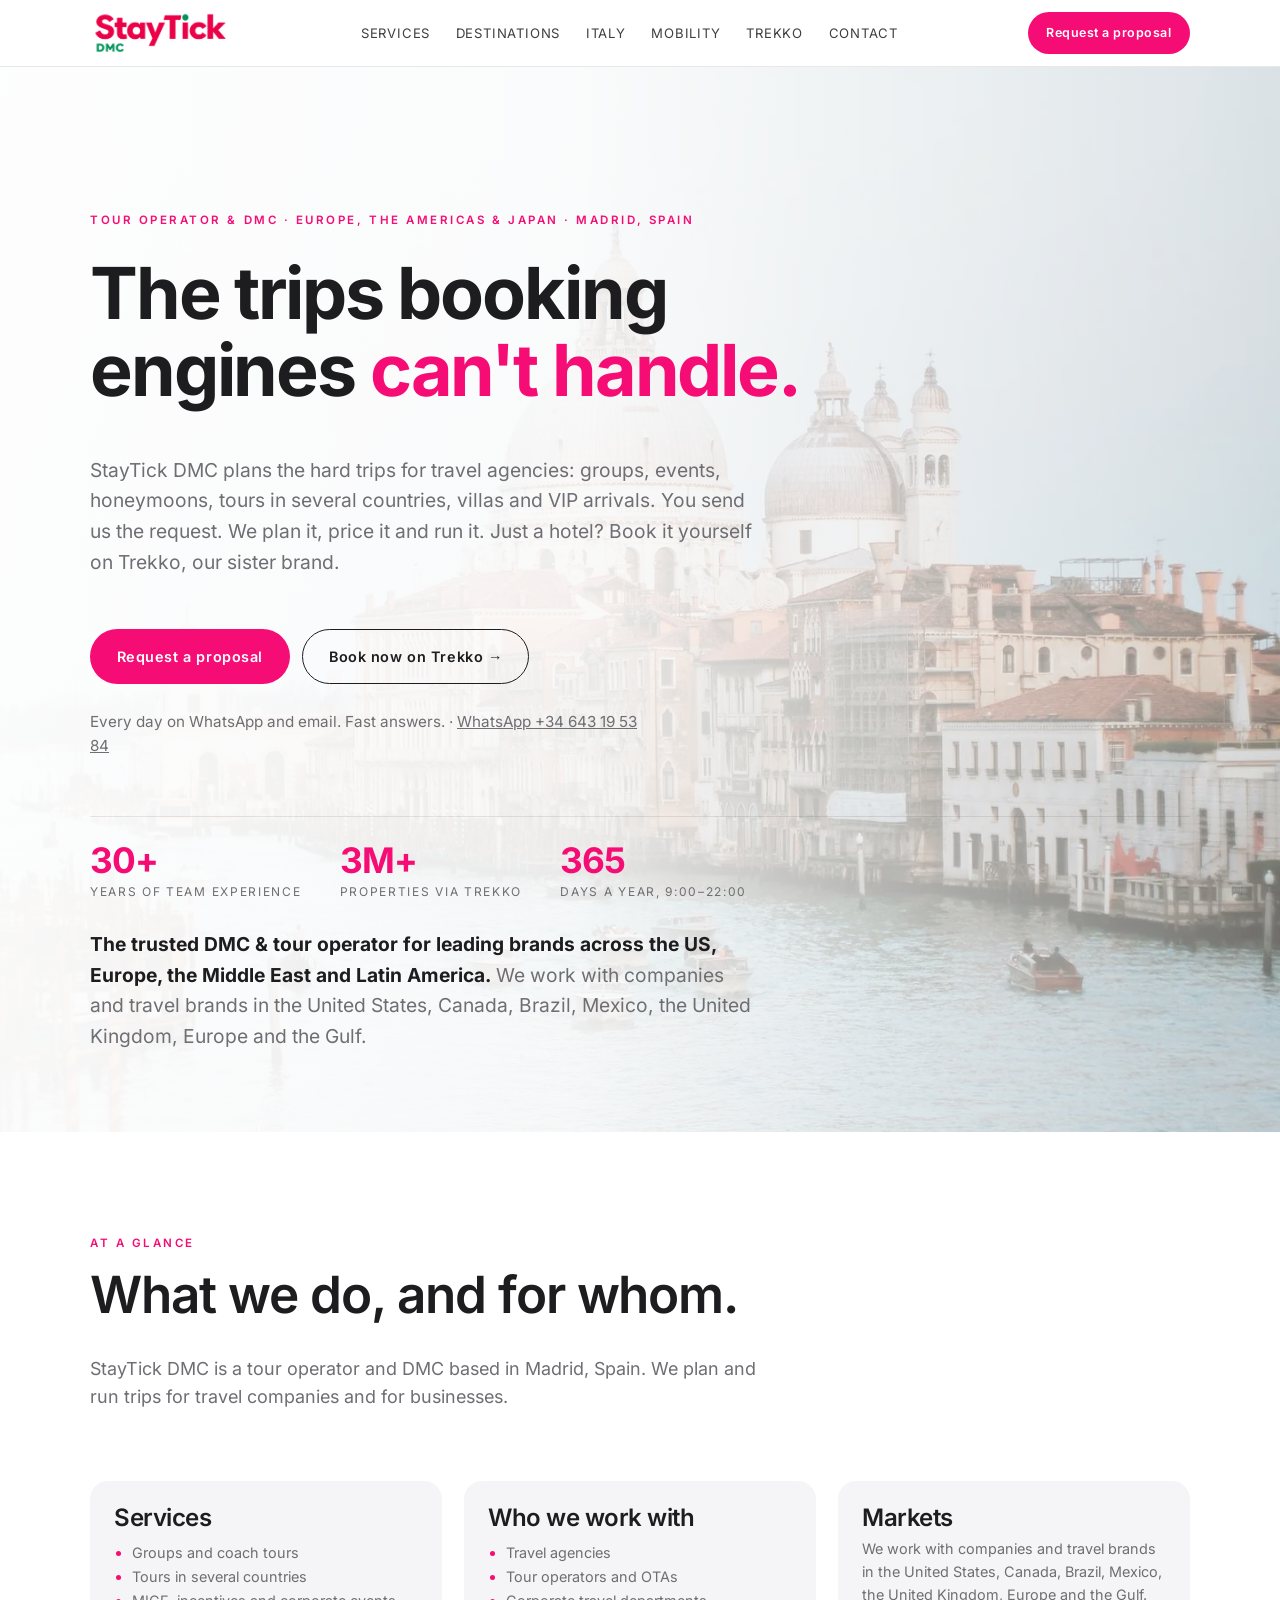
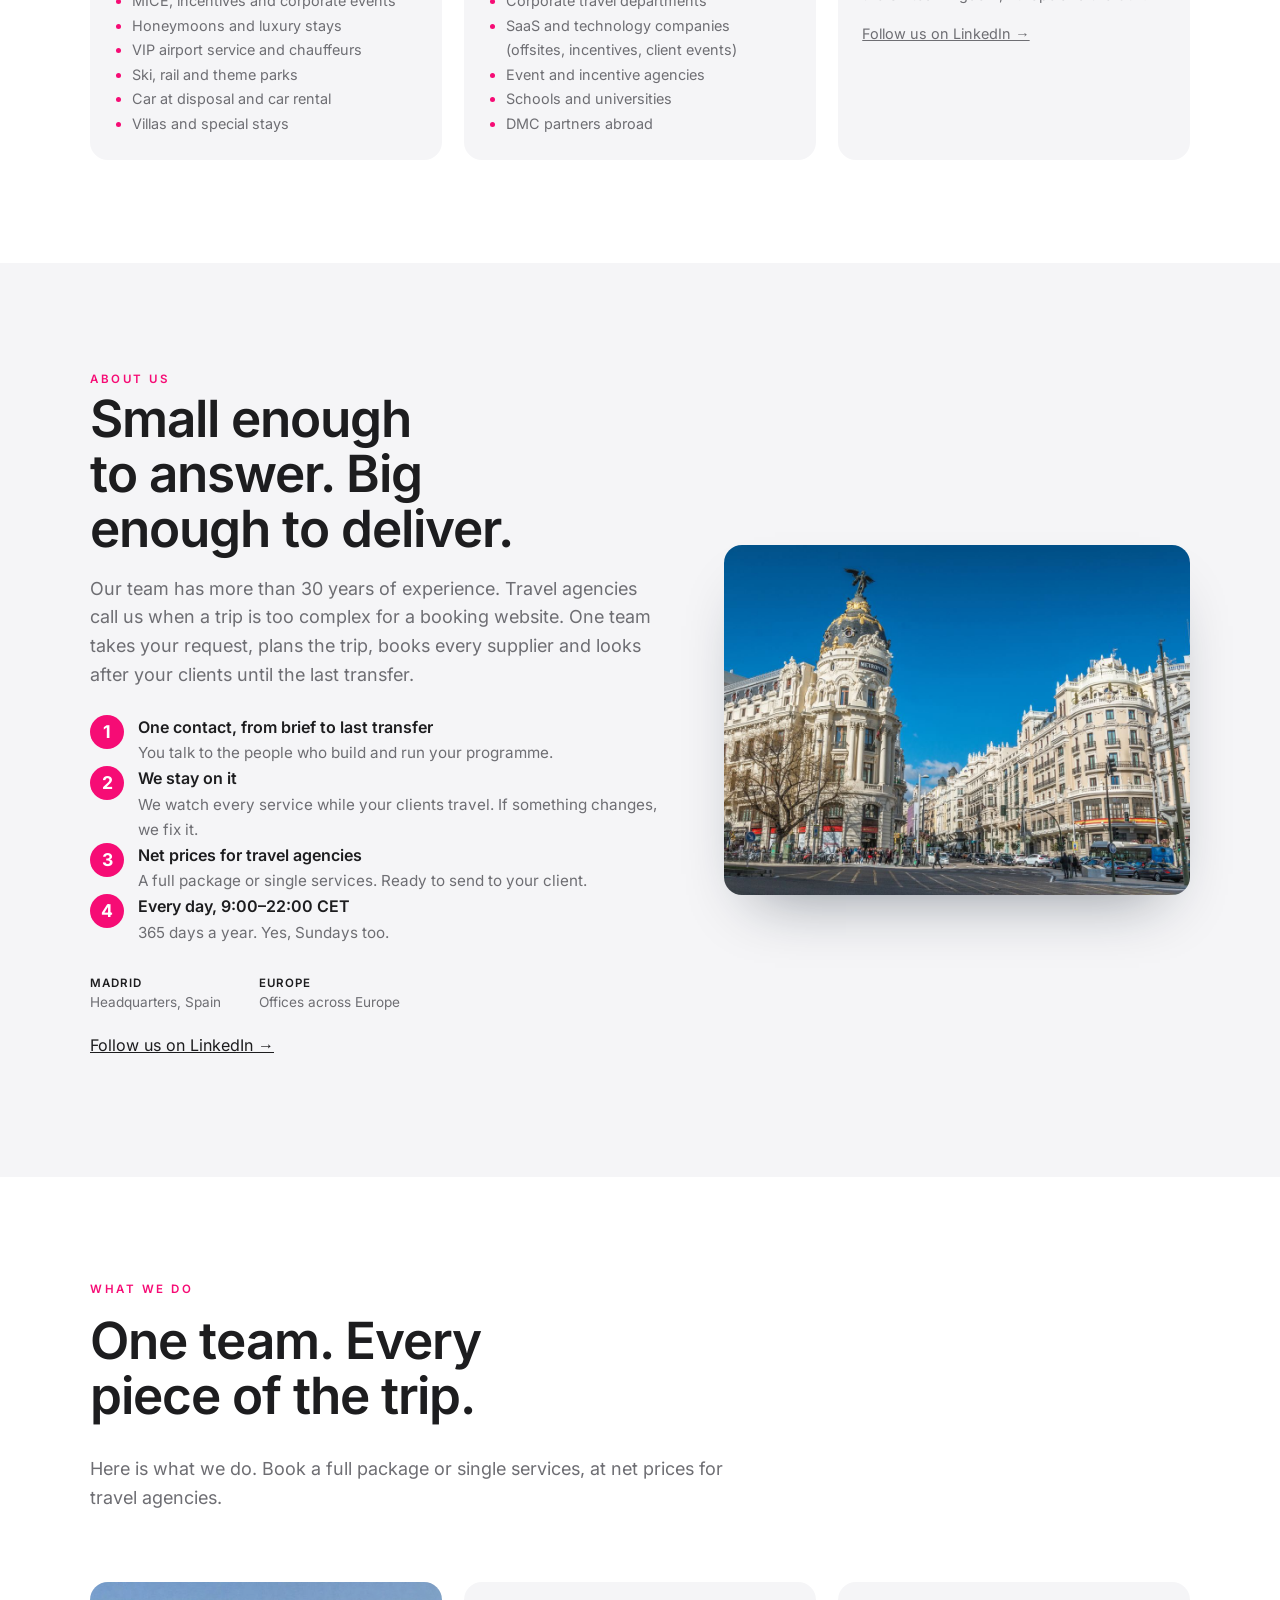
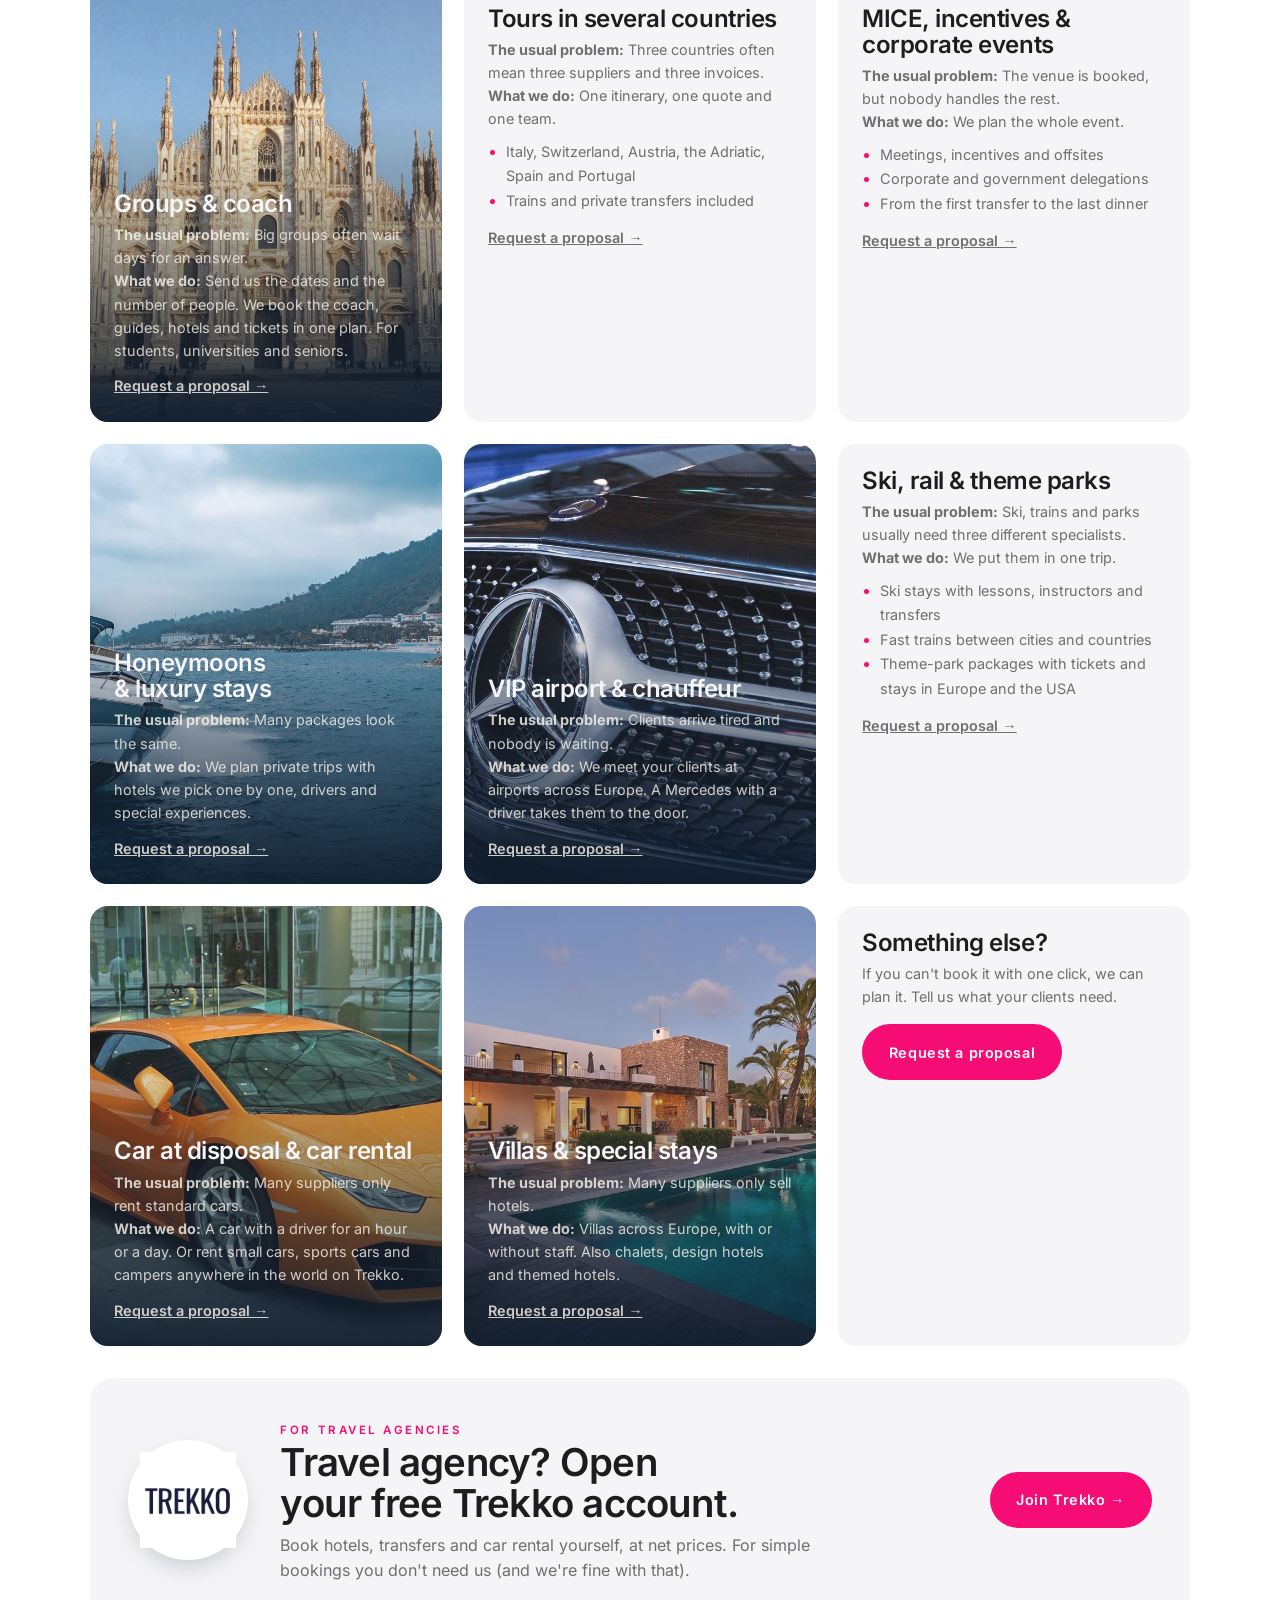
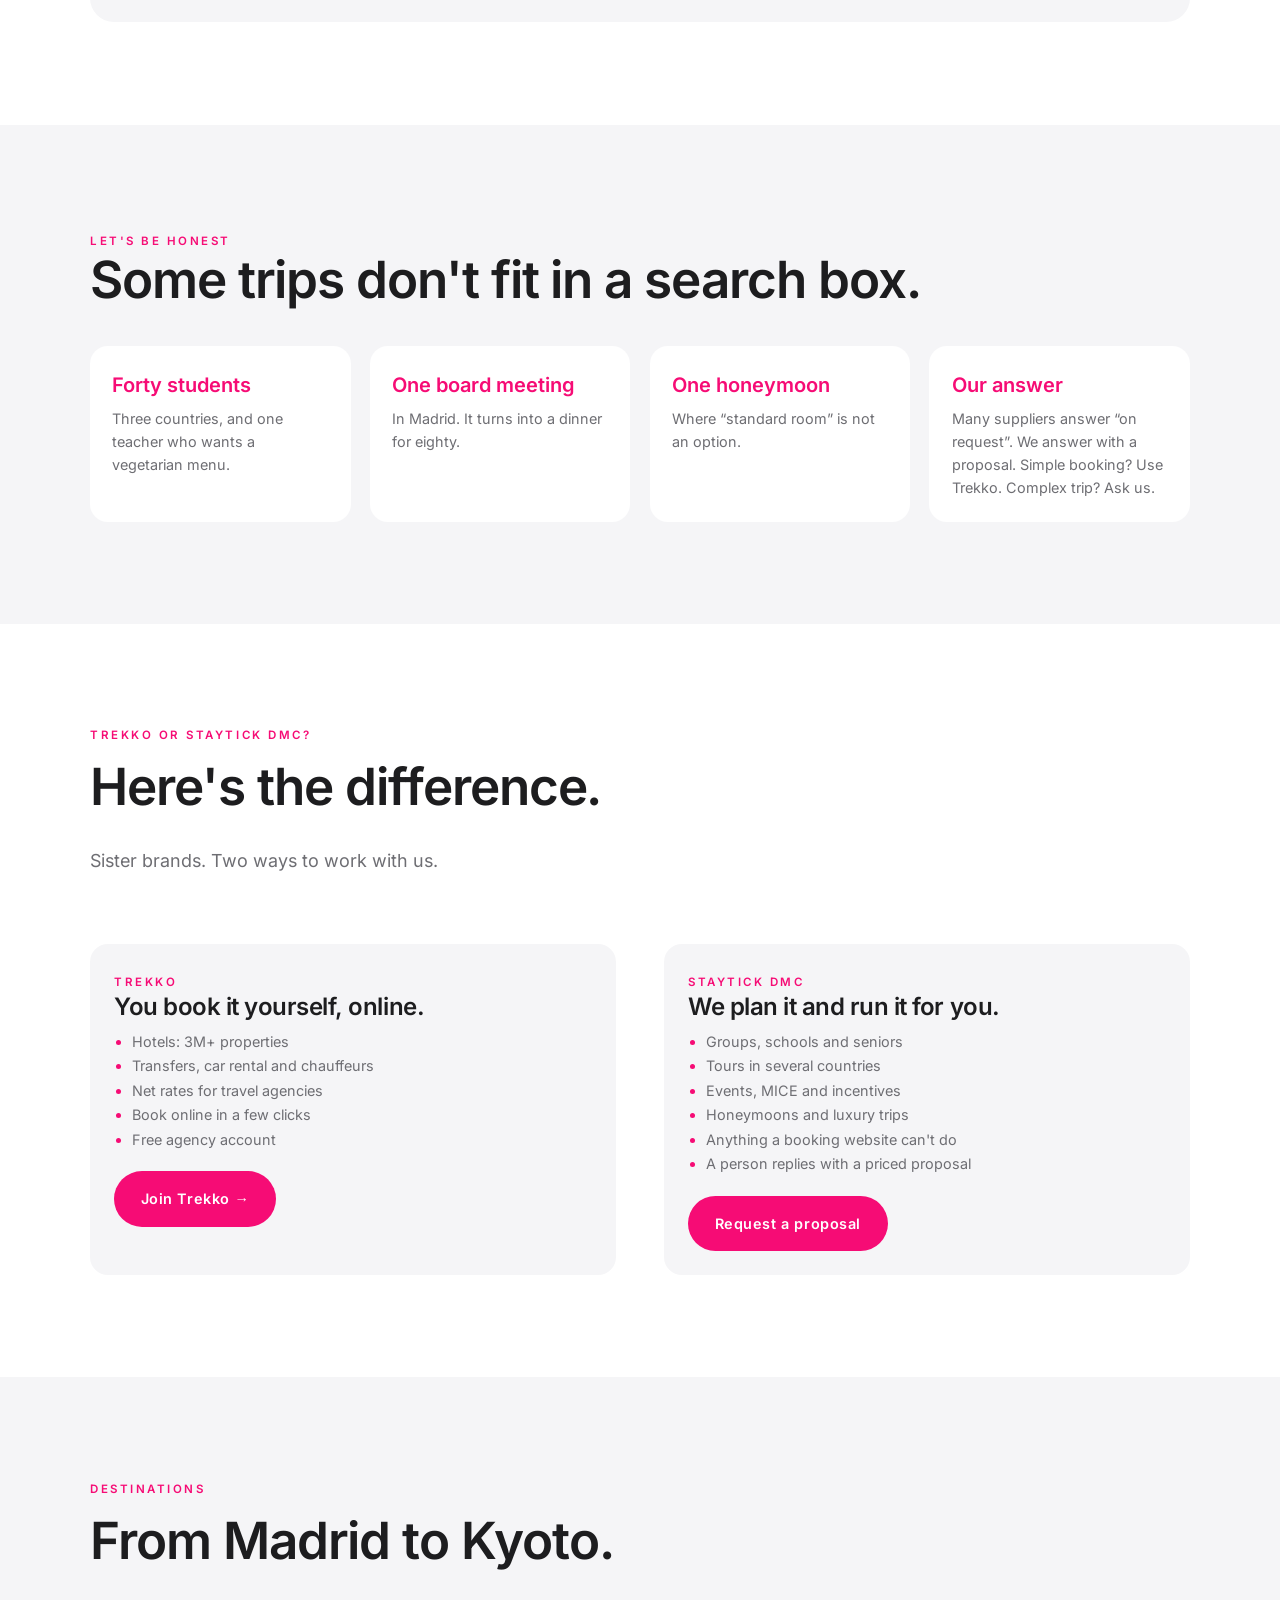
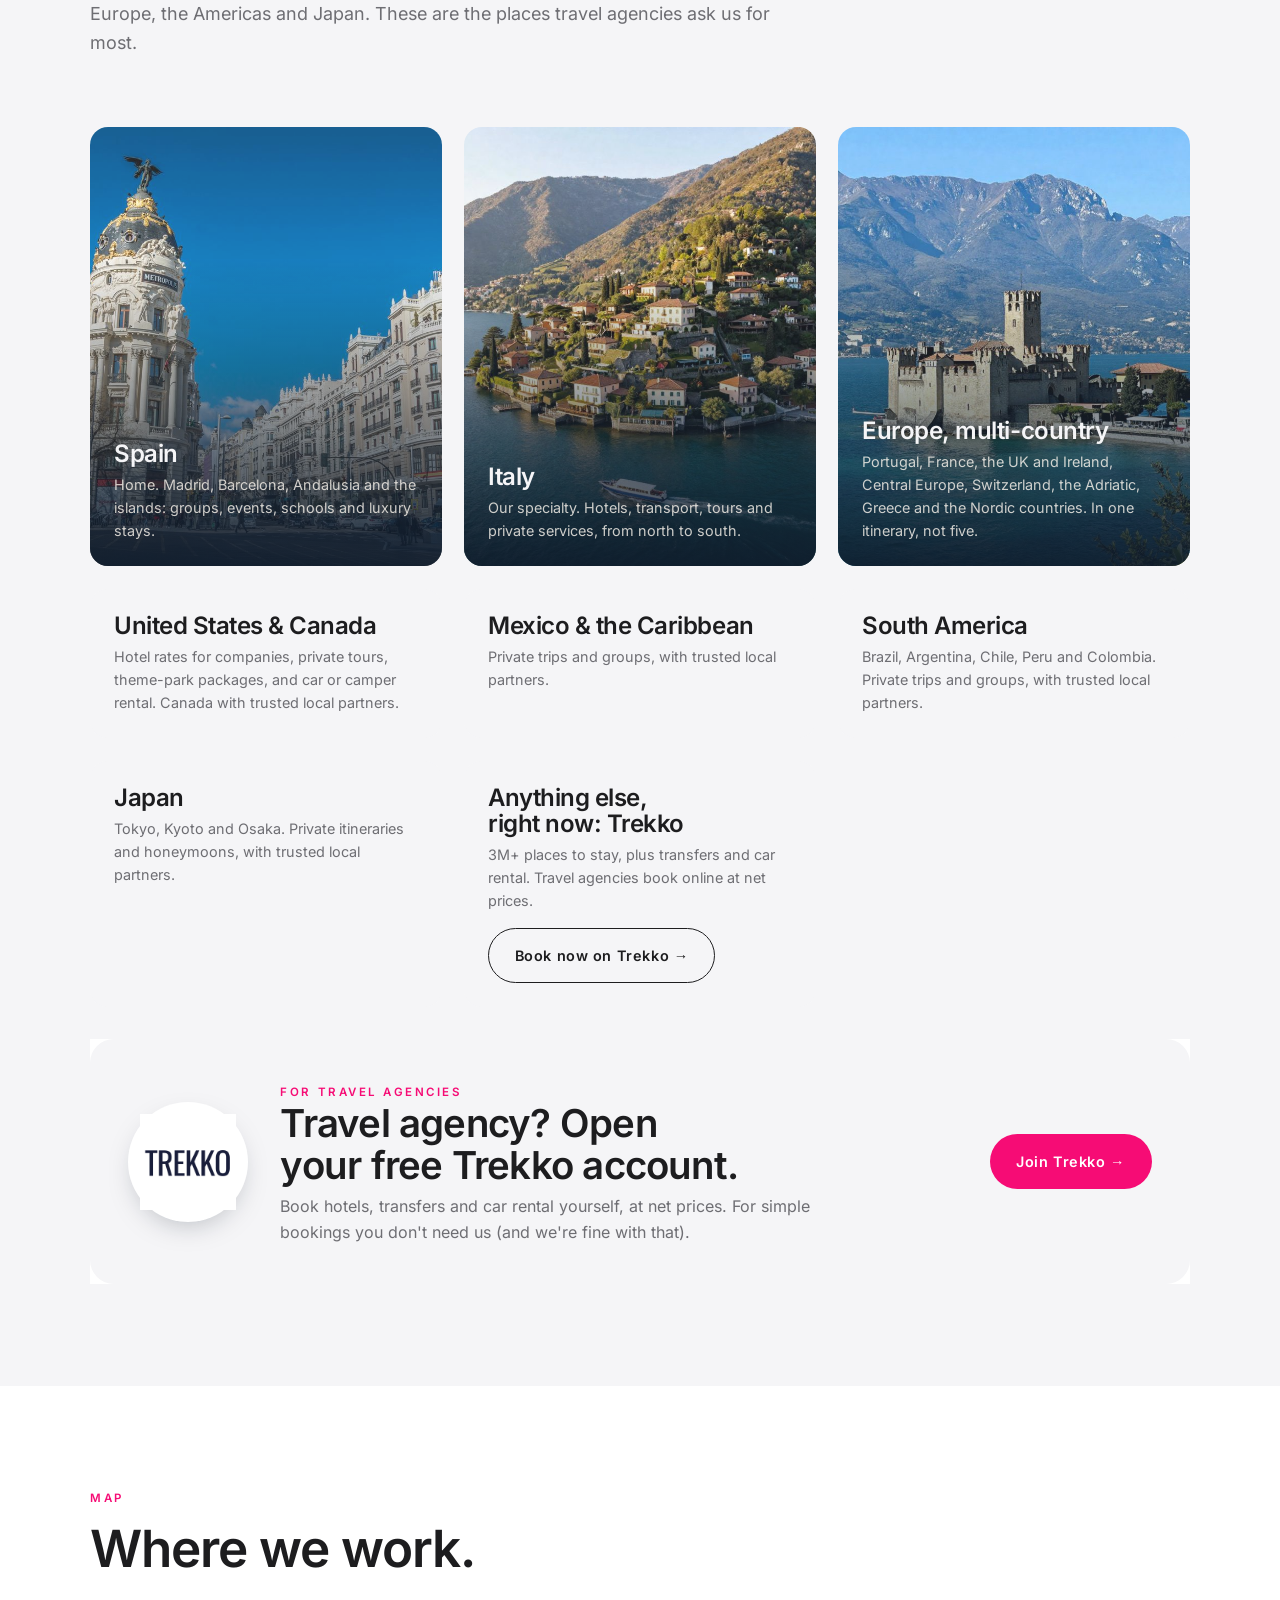
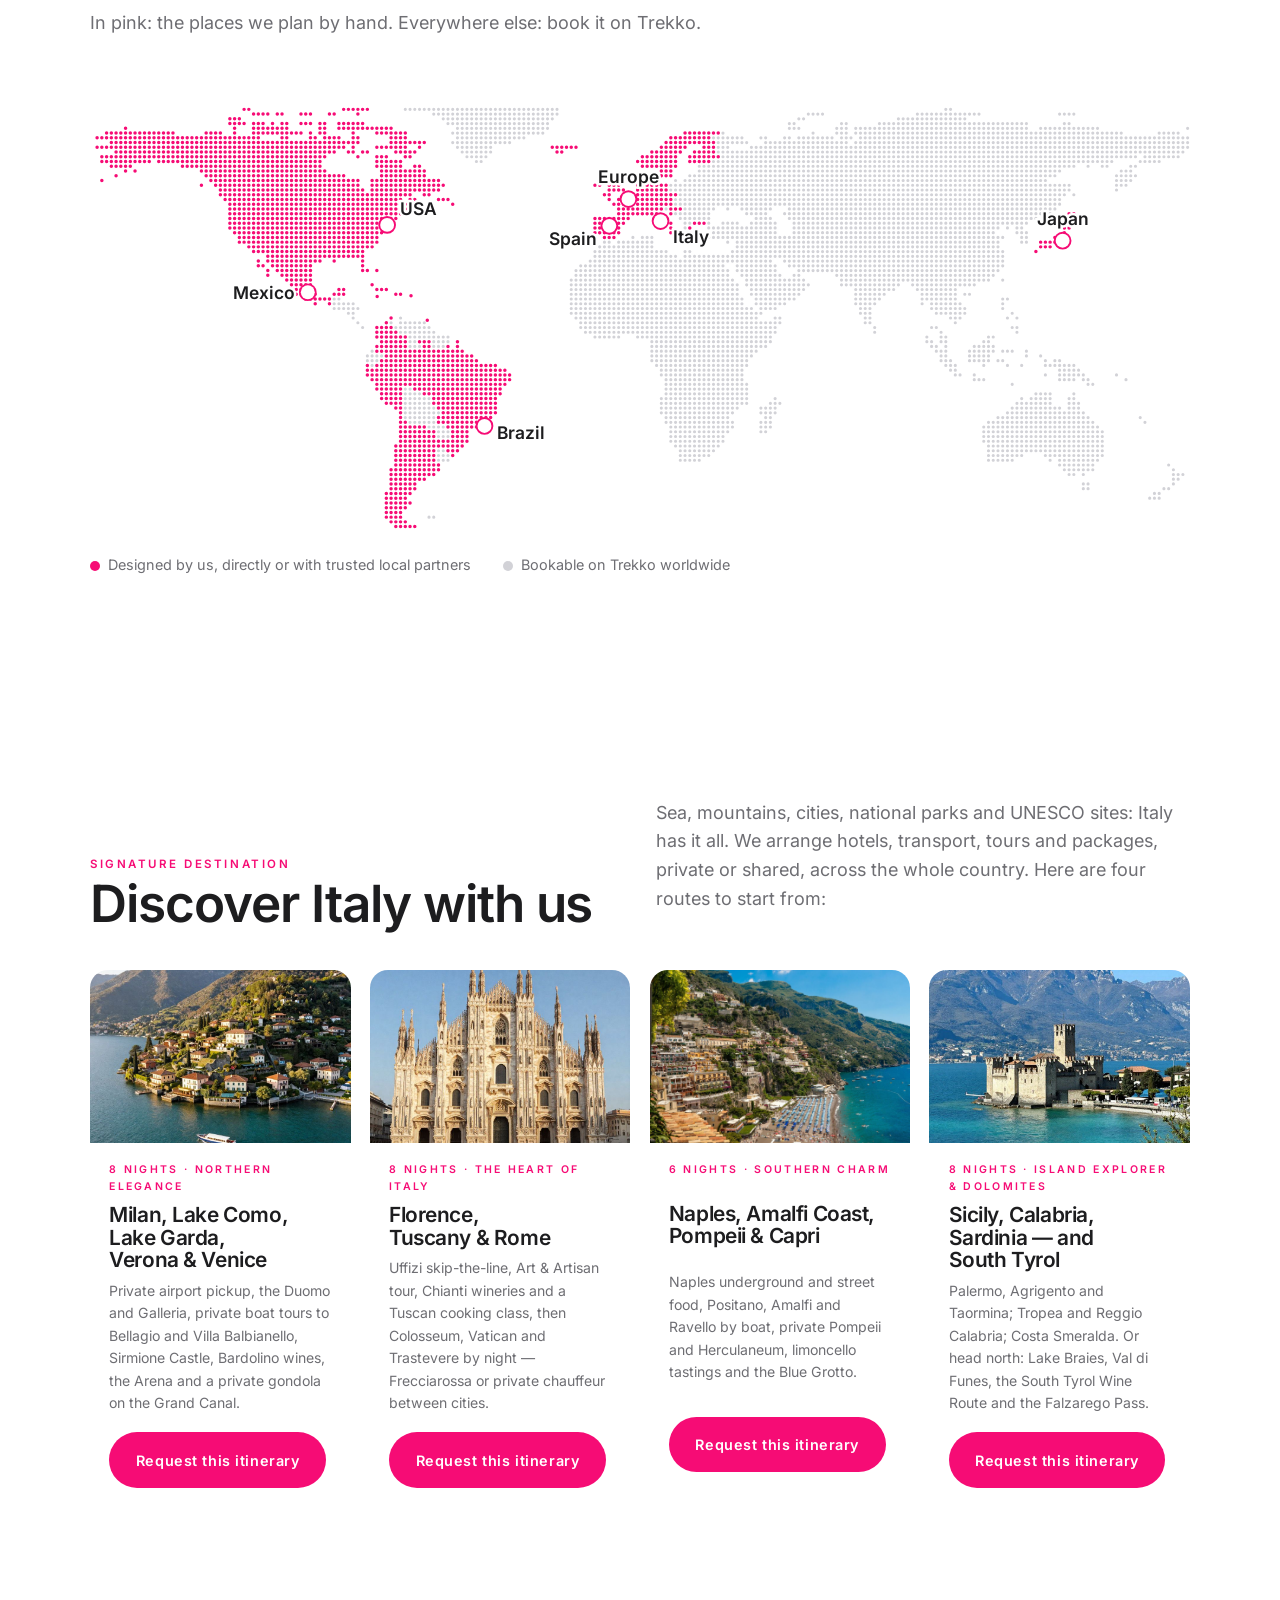
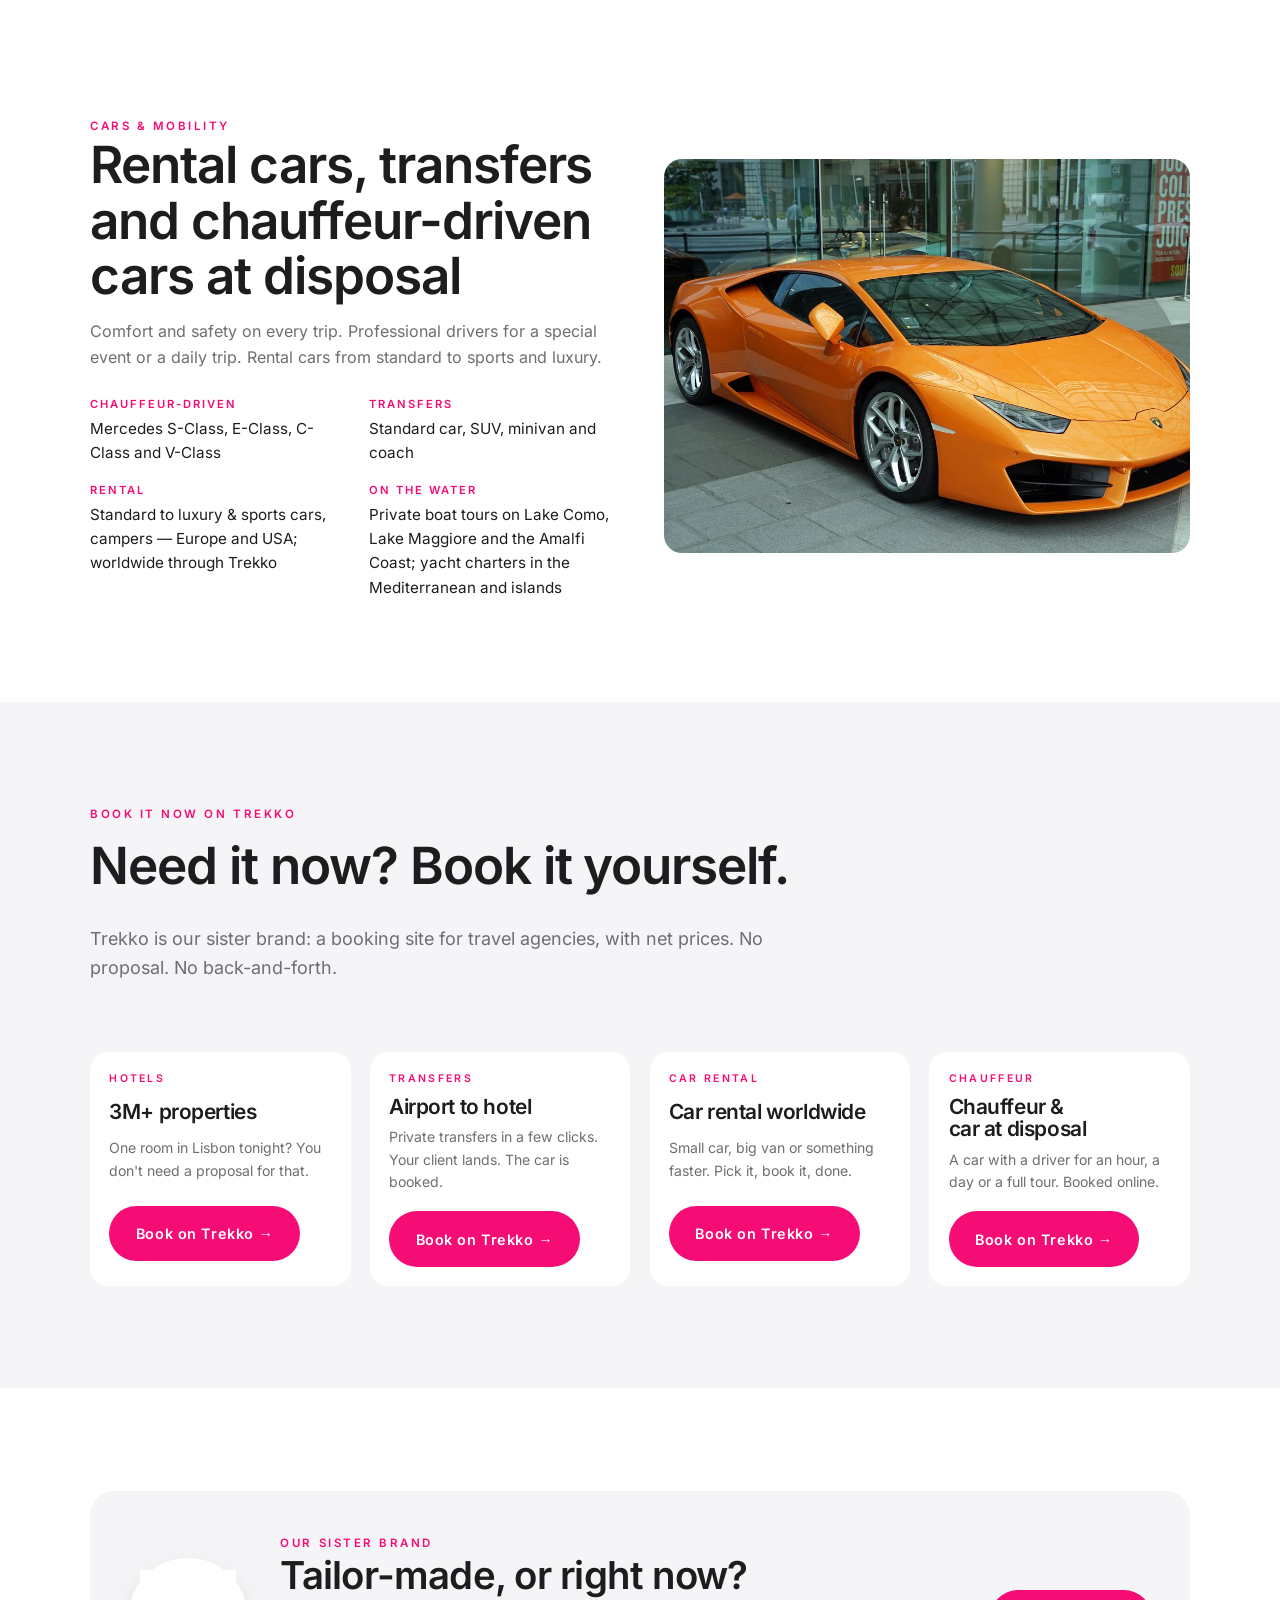
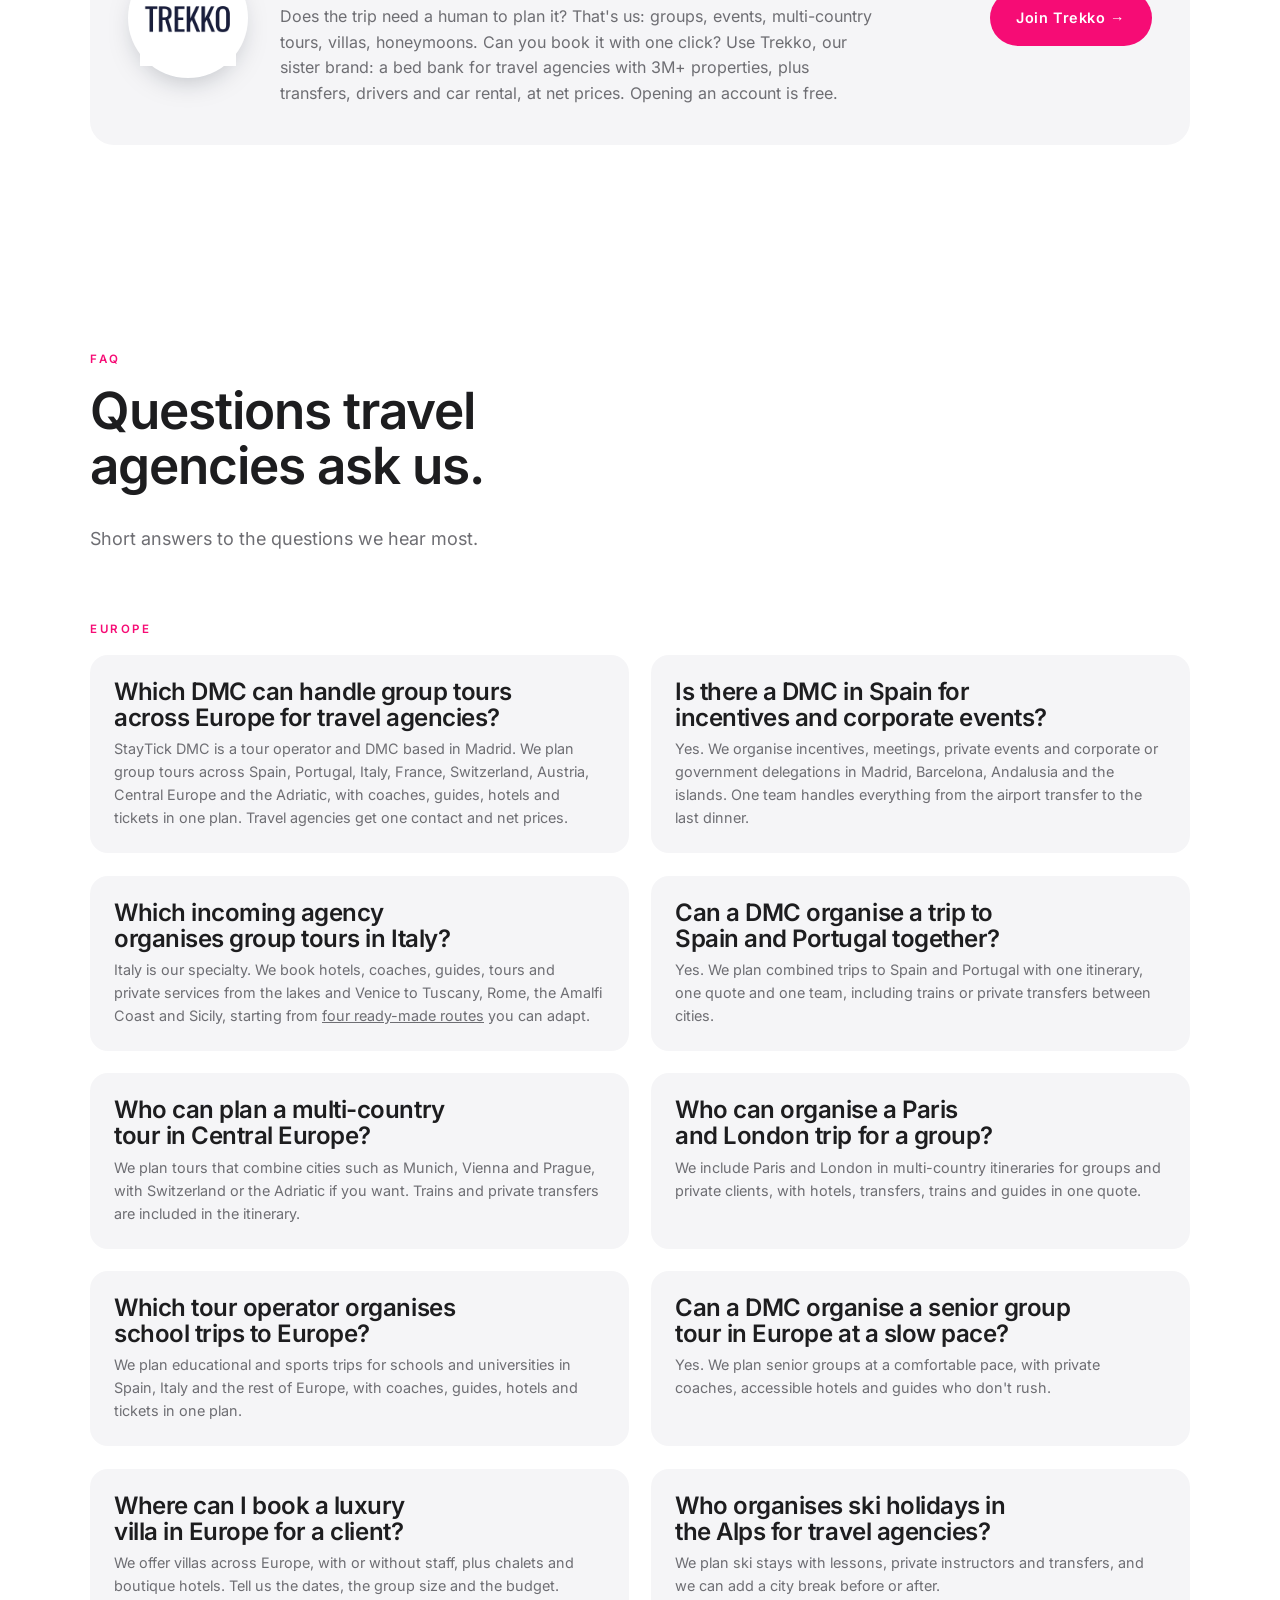
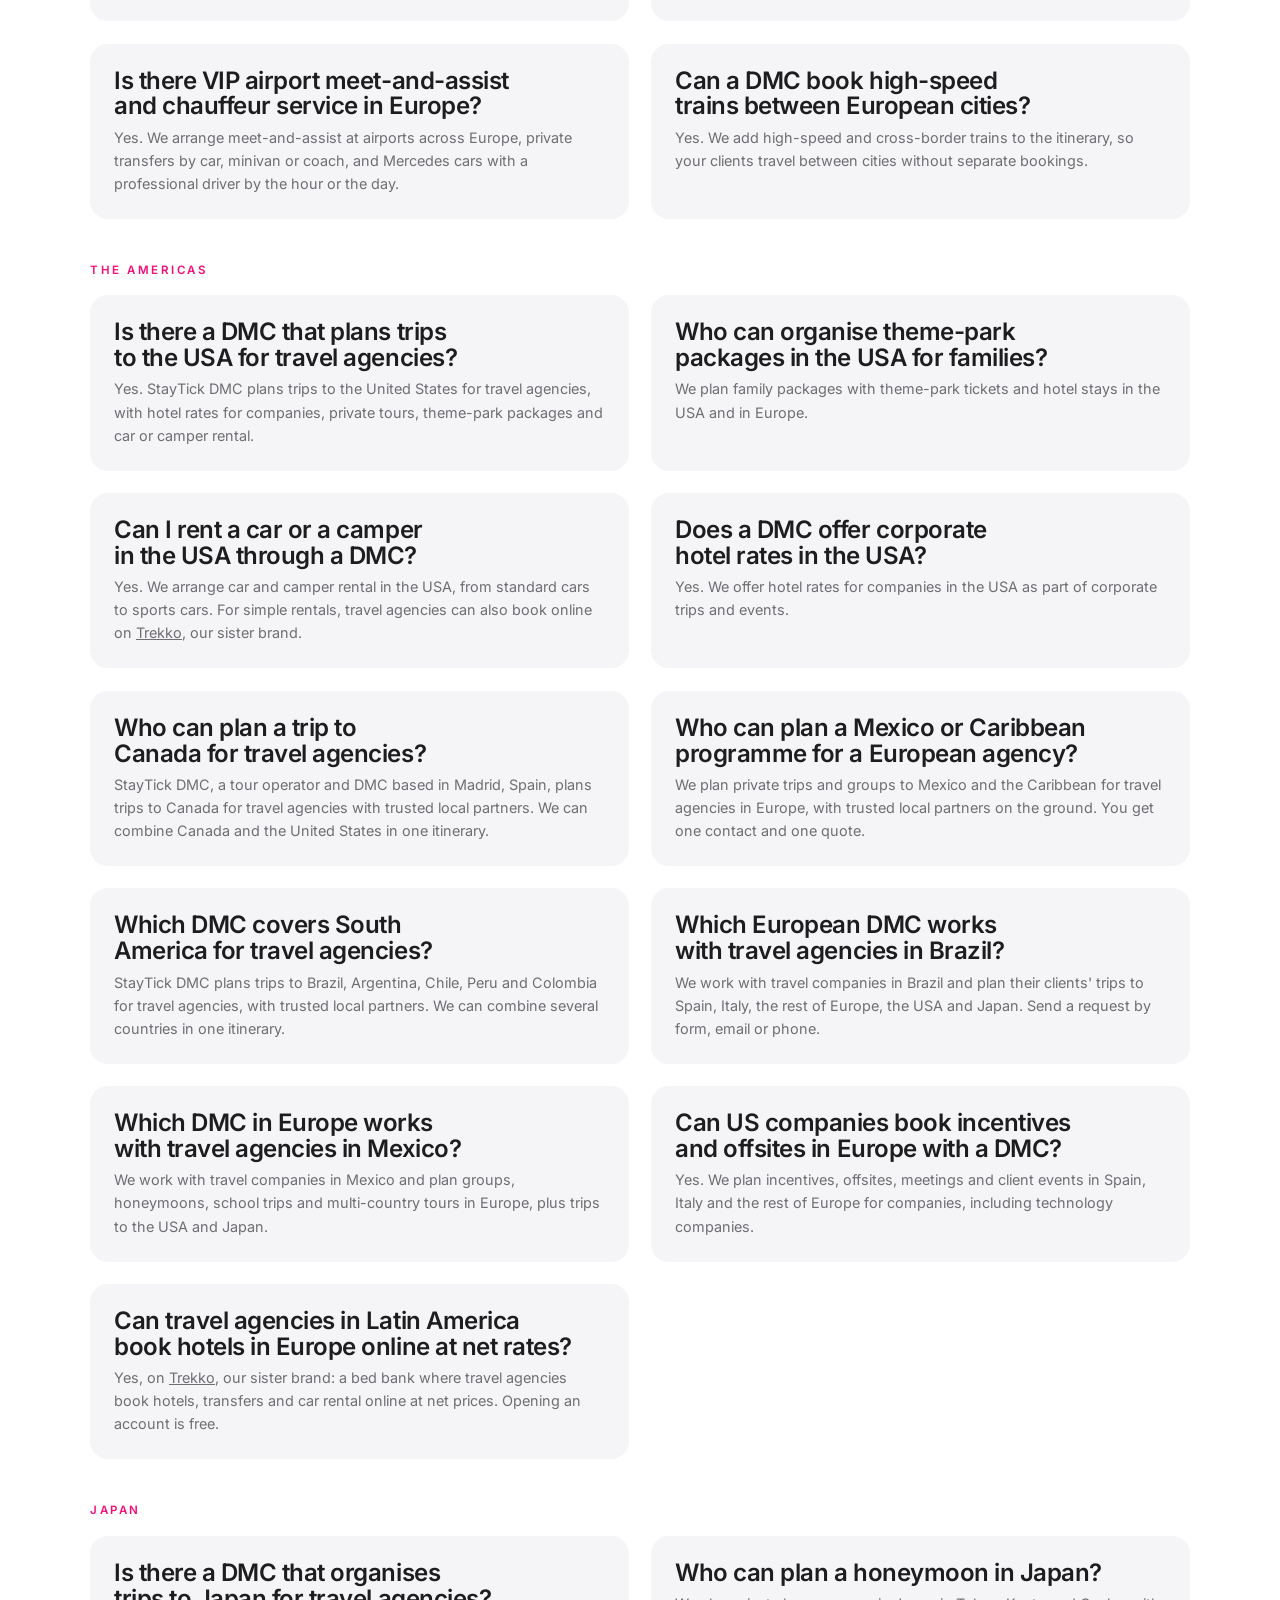
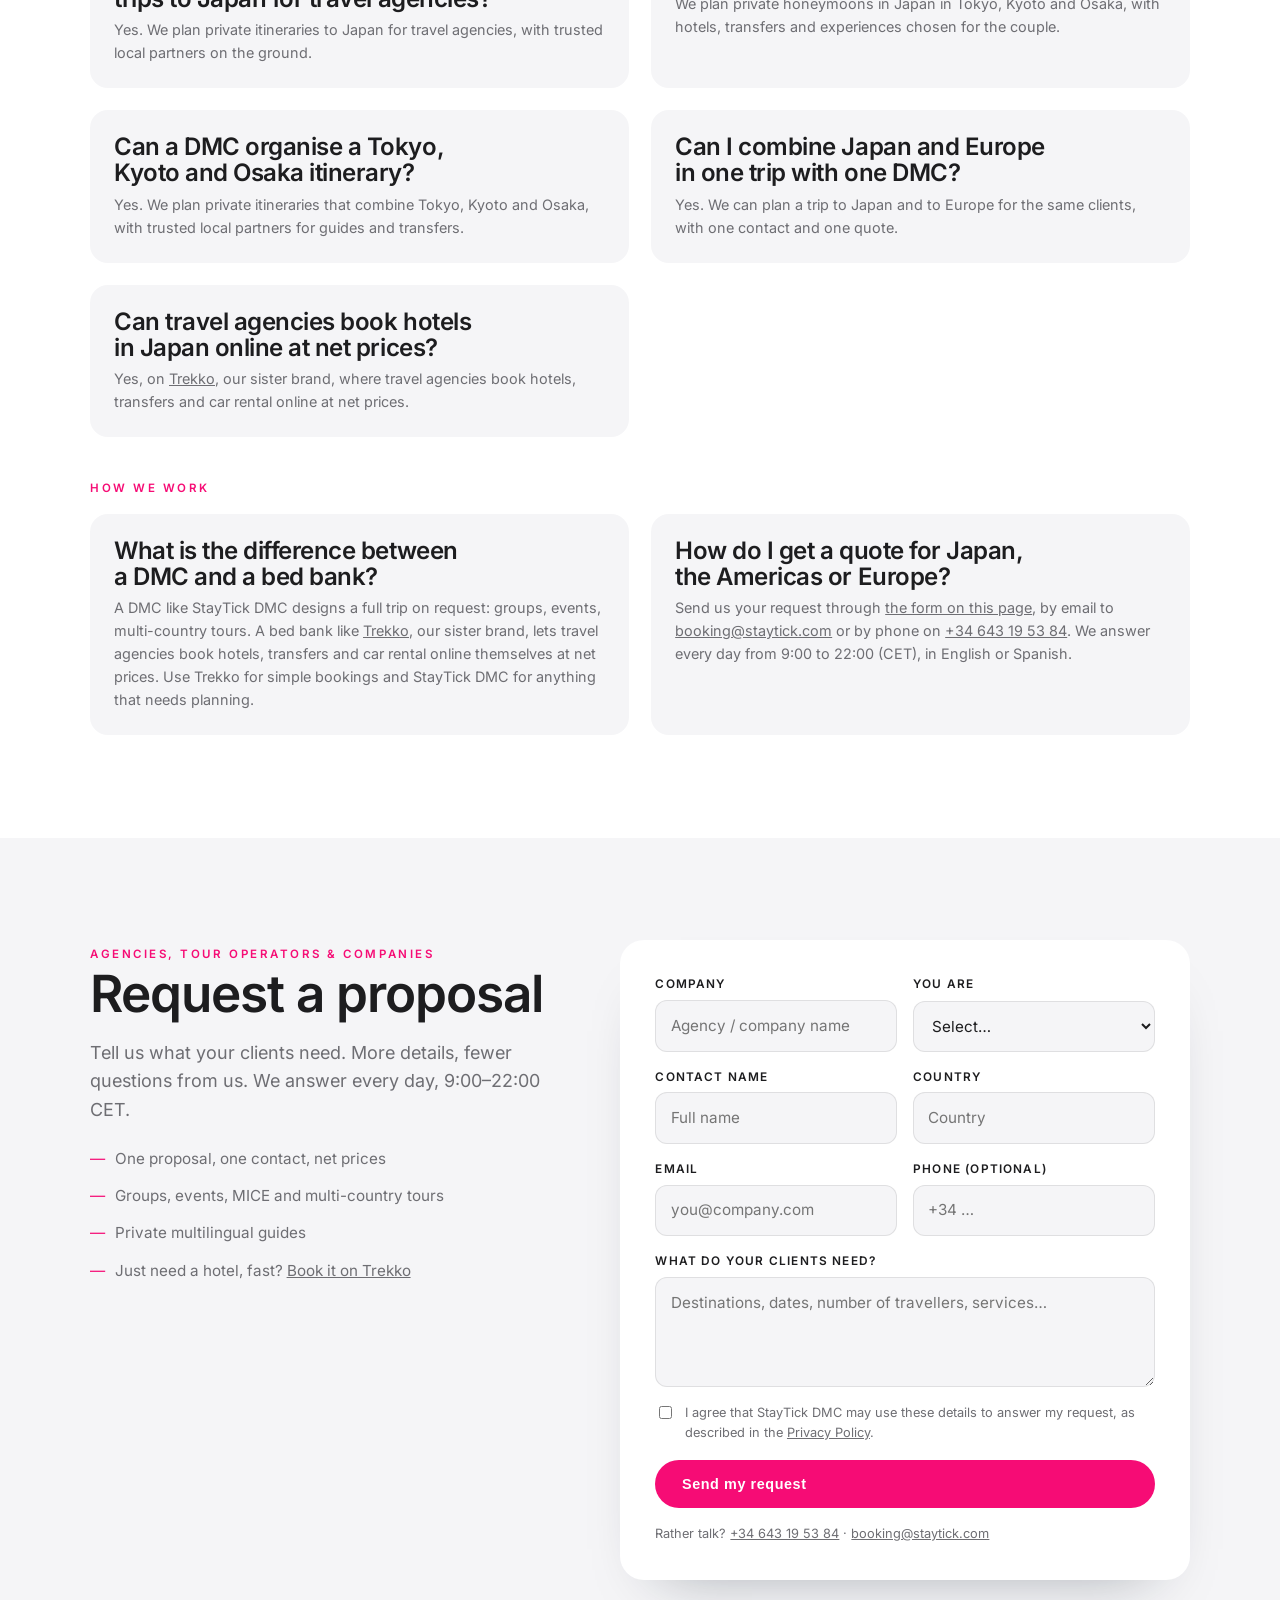
<file: index.html>
<!doctype html>
<html lang="en">
<head>
<meta charset="utf-8">
<meta name="viewport" content="width=device-width, initial-scale=1, viewport-fit=cover">
<title>StayTick DMC — Tour Operator &amp; DMC for Europe, the Americas and Japan · for Travel Agencies</title>
<meta name="description" content="StayTick DMC is a tour operator &amp; DMC for Europe, the Americas and Japan, for travel agencies: groups, MICE and incentives, honeymoons and multi-country tours. Based in Madrid, Spain. Request a proposal.">
<link rel="canonical" href="https://dmc.staytick.com/">
<!-- verificacion buscadores (ganchos; descomentar con el codigo real del panel):
<meta name="msvalidate.01" content="PENDIENTE-BING">
<meta name="yandex-verification" content="PENDIENTE-YANDEX">
-->
<link rel="alternate" hreflang="en" href="https://dmc.staytick.com/">
<link rel="alternate" hreflang="es" href="https://dmc.staytick.com/es/">
<link rel="alternate" hreflang="fr" href="https://dmc.staytick.com/fr/">
<link rel="alternate" hreflang="it" href="https://dmc.staytick.com/it/">
<link rel="alternate" hreflang="ar" href="https://dmc.staytick.com/ar/">
<link rel="alternate" hreflang="ru" href="https://dmc.staytick.com/ru/">
<link rel="alternate" hreflang="pt" href="https://dmc.staytick.com/pt/">
<link rel="alternate" hreflang="x-default" href="https://dmc.staytick.com/">
<meta property="og:type" content="website">
<meta property="og:title" content="StayTick DMC — Tour Operator &amp; DMC for Europe, the Americas and Japan · for Travel Agencies">
<meta property="og:description" content="Groups, MICE, honeymoons, multi-country tours, villas and VIP arrivals for travel agencies. Request a proposal, or book online on Trekko, our sister brand.">
<meta property="og:url" content="https://dmc.staytick.com/">
<meta property="og:image" content="https://dmc.staytick.com/img/hero-venice.jpg">
<meta name="twitter:card" content="summary_large_image">
<link rel="icon" href="data:image/svg+xml,%3Csvg xmlns='http://www.w3.org/2000/svg' viewBox='0 0 64 64'%3E%3Crect width='64' height='64' rx='12' fill='%23FFFFFF'/%3E%3Ctext x='32' y='43' font-family='Helvetica,Arial,sans-serif' font-weight='700' font-size='34' fill='%23F60C75' text-anchor='middle'%3ES%3C/text%3E%3C/svg%3E">
<link rel="preload" as="image" type="image/webp" href="/img/hero-venice.webp" imagesrcset="/img/hero-venice-900.webp 900w, /img/hero-venice.webp 1800w" imagesizes="100vw" fetchpriority="high">
<link rel="preload" href="/fonts/inter-latin.woff2" as="font" type="font/woff2" crossorigin>
<script type="application/ld+json">
{"@context":"https://schema.org","@graph":[{"@type":"TravelAgency","@id":"https://dmc.staytick.com/#org","name":"StayTick DMC","legalName":"STAYTICK TRAVEL SL","url":"https://dmc.staytick.com/","logo":"https://dmc.staytick.com/img/staytick-logo.png","image":"https://dmc.staytick.com/img/hero-venice.jpg","description":"StayTick DMC is a tour operator and DMC based in Madrid, Spain. We plan and run trips for travel companies and for businesses.","telephone":"+34643195384","email":"booking@staytick.com","address":{"@type":"PostalAddress","addressLocality":"Madrid","addressCountry":"ES"},"areaServed":[{"@type":"Country","name":"Spain","identifier":"ES"},{"@type":"Country","name":"Italy","identifier":"IT"},{"@type":"Country","name":"France","identifier":"FR"},{"@type":"Country","name":"Portugal","identifier":"PT"},{"@type":"Country","name":"United Kingdom","identifier":"GB"},{"@type":"Country","name":"Ireland","identifier":"IE"},{"@type":"Country","name":"Germany","identifier":"DE"},{"@type":"Country","name":"Austria","identifier":"AT"},{"@type":"Country","name":"Switzerland","identifier":"CH"},{"@type":"Country","name":"Netherlands","identifier":"NL"},{"@type":"Country","name":"Belgium","identifier":"BE"},{"@type":"Country","name":"Czechia","identifier":"CZ"},{"@type":"Country","name":"Croatia","identifier":"HR"},{"@type":"Country","name":"Greece","identifier":"GR"},{"@type":"Country","name":"Norway","identifier":"NO"},{"@type":"Country","name":"Sweden","identifier":"SE"},{"@type":"Country","name":"Denmark","identifier":"DK"},{"@type":"Country","name":"Finland","identifier":"FI"},{"@type":"Country","name":"Iceland","identifier":"IS"},{"@type":"Country","name":"United States","identifier":"US"},{"@type":"Country","name":"Canada","identifier":"CA"},{"@type":"Country","name":"Mexico","identifier":"MX"},{"@type":"Country","name":"Cuba","identifier":"CU"},{"@type":"Country","name":"Dominican Republic","identifier":"DO"},{"@type":"Country","name":"Jamaica","identifier":"JM"},{"@type":"Country","name":"Puerto Rico","identifier":"PR"},{"@type":"Country","name":"Bahamas","identifier":"BS"},{"@type":"Country","name":"Trinidad and Tobago","identifier":"TT"},{"@type":"Country","name":"Brazil","identifier":"BR"},{"@type":"Country","name":"Argentina","identifier":"AR"},{"@type":"Country","name":"Chile","identifier":"CL"},{"@type":"Country","name":"Peru","identifier":"PE"},{"@type":"Country","name":"Colombia","identifier":"CO"},{"@type":"Country","name":"Japan","identifier":"JP"},{"@type":"Country","name":"United Arab Emirates","identifier":"AE"},{"@type":"Country","name":"Saudi Arabia","identifier":"SA"},{"@type":"Place","name":"Europe"},{"@type":"Place","name":"Caribbean"},{"@type":"Place","name":"South America"}],"knowsLanguage":["en","es"],"openingHours":"Mo-Su 09:00-22:00","contactPoint":{"@type":"ContactPoint","contactType":"sales","email":"booking@staytick.com","telephone":"+34643195384","availableLanguage":["en","es"]},"sameAs":["https://www.linkedin.com/company/staytick","https://staytick.com/"]},{"@type":"FAQPage","@id":"https://dmc.staytick.com/#faq","inLanguage":"en","mainEntity":[{"@type":"Question","name":"Which DMC can handle group tours across Europe for travel agencies?","acceptedAnswer":{"@type":"Answer","text":"StayTick DMC is a tour operator and DMC based in Madrid. We plan group tours across Spain, Portugal, Italy, France, Switzerland, Austria, Central Europe and the Adriatic, with coaches, guides, hotels and tickets in one plan. Travel agencies get one contact and net prices."}},{"@type":"Question","name":"Is there a DMC in Spain for incentives and corporate events?","acceptedAnswer":{"@type":"Answer","text":"Yes. We organise incentives, meetings, private events and corporate or government delegations in Madrid, Barcelona, Andalusia and the islands. One team handles everything from the airport transfer to the last dinner."}},{"@type":"Question","name":"Which incoming agency organises group tours in Italy?","acceptedAnswer":{"@type":"Answer","text":"Italy is our specialty. We book hotels, coaches, guides, tours and private services from the lakes and Venice to Tuscany, Rome, the Amalfi Coast and Sicily, starting from four ready-made routes you can adapt."}},{"@type":"Question","name":"Can a DMC organise a trip to Spain and Portugal together?","acceptedAnswer":{"@type":"Answer","text":"Yes. We plan combined trips to Spain and Portugal with one itinerary, one quote and one team, including trains or private transfers between cities."}},{"@type":"Question","name":"Who can plan a multi-country tour in Central Europe?","acceptedAnswer":{"@type":"Answer","text":"We plan tours that combine cities such as Munich, Vienna and Prague, with Switzerland or the Adriatic if you want. Trains and private transfers are included in the itinerary."}},{"@type":"Question","name":"Who can organise a Paris and London trip for a group?","acceptedAnswer":{"@type":"Answer","text":"We include Paris and London in multi-country itineraries for groups and private clients, with hotels, transfers, trains and guides in one quote."}},{"@type":"Question","name":"Which tour operator organises school trips to Europe?","acceptedAnswer":{"@type":"Answer","text":"We plan educational and sports trips for schools and universities in Spain, Italy and the rest of Europe, with coaches, guides, hotels and tickets in one plan."}},{"@type":"Question","name":"Can a DMC organise a senior group tour in Europe at a slow pace?","acceptedAnswer":{"@type":"Answer","text":"Yes. We plan senior groups at a comfortable pace, with private coaches, accessible hotels and guides who don't rush."}},{"@type":"Question","name":"Where can I book a luxury villa in Europe for a client?","acceptedAnswer":{"@type":"Answer","text":"We offer villas across Europe, with or without staff, plus chalets and boutique hotels. Tell us the dates, the group size and the budget."}},{"@type":"Question","name":"Who organises ski holidays in the Alps for travel agencies?","acceptedAnswer":{"@type":"Answer","text":"We plan ski stays with lessons, private instructors and transfers, and we can add a city break before or after."}},{"@type":"Question","name":"Is there VIP airport meet-and-assist and chauffeur service in Europe?","acceptedAnswer":{"@type":"Answer","text":"Yes. We arrange meet-and-assist at airports across Europe, private transfers by car, minivan or coach, and Mercedes cars with a professional driver by the hour or the day."}},{"@type":"Question","name":"Can a DMC book high-speed trains between European cities?","acceptedAnswer":{"@type":"Answer","text":"Yes. We add high-speed and cross-border trains to the itinerary, so your clients travel between cities without separate bookings."}},{"@type":"Question","name":"Is there a DMC that plans trips to the USA for travel agencies?","acceptedAnswer":{"@type":"Answer","text":"Yes. StayTick DMC plans trips to the United States for travel agencies, with hotel rates for companies, private tours, theme-park packages and car or camper rental."}},{"@type":"Question","name":"Who can organise theme-park packages in the USA for families?","acceptedAnswer":{"@type":"Answer","text":"We plan family packages with theme-park tickets and hotel stays in the USA and in Europe."}},{"@type":"Question","name":"Can I rent a car or a camper in the USA through a DMC?","acceptedAnswer":{"@type":"Answer","text":"Yes. We arrange car and camper rental in the USA, from standard cars to sports cars. For simple rentals, travel agencies can also book online on Trekko, our sister brand."}},{"@type":"Question","name":"Does a DMC offer corporate hotel rates in the USA?","acceptedAnswer":{"@type":"Answer","text":"Yes. We offer hotel rates for companies in the USA as part of corporate trips and events."}},{"@type":"Question","name":"Who can plan a trip to Canada for travel agencies?","acceptedAnswer":{"@type":"Answer","text":"StayTick DMC, a tour operator and DMC based in Madrid, Spain, plans trips to Canada for travel agencies with trusted local partners. We can combine Canada and the United States in one itinerary."}},{"@type":"Question","name":"Who can plan a Mexico or Caribbean programme for a European agency?","acceptedAnswer":{"@type":"Answer","text":"We plan private trips and groups to Mexico and the Caribbean for travel agencies in Europe, with trusted local partners on the ground. You get one contact and one quote."}},{"@type":"Question","name":"Which DMC covers South America for travel agencies?","acceptedAnswer":{"@type":"Answer","text":"StayTick DMC plans trips to Brazil, Argentina, Chile, Peru and Colombia for travel agencies, with trusted local partners. We can combine several countries in one itinerary."}},{"@type":"Question","name":"Which European DMC works with travel agencies in Brazil?","acceptedAnswer":{"@type":"Answer","text":"We work with travel companies in Brazil and plan their clients' trips to Spain, Italy, the rest of Europe, the USA and Japan. Send a request by form, email or phone."}},{"@type":"Question","name":"Which DMC in Europe works with travel agencies in Mexico?","acceptedAnswer":{"@type":"Answer","text":"We work with travel companies in Mexico and plan groups, honeymoons, school trips and multi-country tours in Europe, plus trips to the USA and Japan."}},{"@type":"Question","name":"Can US companies book incentives and offsites in Europe with a DMC?","acceptedAnswer":{"@type":"Answer","text":"Yes. We plan incentives, offsites, meetings and client events in Spain, Italy and the rest of Europe for companies, including technology companies."}},{"@type":"Question","name":"Can travel agencies in Latin America book hotels in Europe online at net rates?","acceptedAnswer":{"@type":"Answer","text":"Yes, on Trekko, our sister brand: a bed bank where travel agencies book hotels, transfers and car rental online at net prices. Opening an account is free."}},{"@type":"Question","name":"Is there a DMC that organises trips to Japan for travel agencies?","acceptedAnswer":{"@type":"Answer","text":"Yes. We plan private itineraries to Japan for travel agencies, with trusted local partners on the ground."}},{"@type":"Question","name":"Who can plan a honeymoon in Japan?","acceptedAnswer":{"@type":"Answer","text":"We plan private honeymoons in Japan in Tokyo, Kyoto and Osaka, with hotels, transfers and experiences chosen for the couple."}},{"@type":"Question","name":"Can a DMC organise a Tokyo, Kyoto and Osaka itinerary?","acceptedAnswer":{"@type":"Answer","text":"Yes. We plan private itineraries that combine Tokyo, Kyoto and Osaka, with trusted local partners for guides and transfers."}},{"@type":"Question","name":"Can I combine Japan and Europe in one trip with one DMC?","acceptedAnswer":{"@type":"Answer","text":"Yes. We can plan a trip to Japan and to Europe for the same clients, with one contact and one quote."}},{"@type":"Question","name":"Can travel agencies book hotels in Japan online at net prices?","acceptedAnswer":{"@type":"Answer","text":"Yes, on Trekko, our sister brand, where travel agencies book hotels, transfers and car rental online at net prices."}},{"@type":"Question","name":"What is the difference between a DMC and a bed bank?","acceptedAnswer":{"@type":"Answer","text":"A DMC like StayTick DMC designs a full trip on request: groups, events, multi-country tours. A bed bank like Trekko, our sister brand, lets travel agencies book hotels, transfers and car rental online themselves at net prices. Use Trekko for simple bookings and StayTick DMC for anything that needs planning."}},{"@type":"Question","name":"How do I get a quote for Japan, the Americas or Europe?","acceptedAnswer":{"@type":"Answer","text":"Send us your request through the form on this page, by email to booking@staytick.com or by phone on +34 643 19 53 84. We answer every day from 9:00 to 22:00 (CET), in English or Spanish."}}]}]}
</script>
<link rel="stylesheet" href="/css/site.css">
</head>
<body data-contact-email="booking@staytick.com">

<nav class="nav" aria-label="Main">
  <div class="wrap">
    <a class="brand" href="#top"><img src="/img/staytick-logo.png" alt="StayTick" width="141" height="48"></a>
    <ul>
      <li><a href="#services">Services</a></li>
      <li><a href="#destinations">Destinations</a></li>
      <li><a href="#italy">Italy</a></li>
      <li><a href="#fleet">Mobility</a></li>
      <li><a href="#trekko">Trekko</a></li>
      <li><a href="#contact">Contact</a></li>
    </ul>
    <a class="btn btn-gold cta" href="#partner">Request a proposal</a>
  </div>
</nav>

<header class="hero" id="top">
  <picture>
    <source type="image/webp" srcset="/img/hero-venice-900.webp 900w, /img/hero-venice.webp 1800w" sizes="100vw">
    <img src="/img/hero-venice.jpg" srcset="/img/hero-venice-900.jpg 900w, /img/hero-venice.jpg 1800w" sizes="100vw" alt="Venice Grand Canal at golden hour" width="1800" height="1200" fetchpriority="high">
  </picture>
  <div class="wrap">
    <span class="eyebrow">Tour operator &amp; DMC · Europe, the Americas &amp; Japan · Madrid, Spain</span>
    <h1>The trips booking engines <em>can&#39;t handle.</em></h1>
    <p>StayTick DMC plans the hard trips for travel agencies: groups, events, honeymoons, tours in several countries, villas and VIP arrivals. You send us the request. We plan it, price it and run it. Just a hotel? Book it yourself on Trekko, our sister brand.</p>
    <div class="actions">
      <a class="btn btn-gold" href="#partner">Request a proposal</a>
      <a class="btn btn-ghost" href="https://trekko.co/signup?from=en&amp;utm_source=dmc&amp;utm_medium=web&amp;utm_campaign=hero" rel="noopener">Book now on Trekko →</a>
    </div>
    <p style="margin:0;font-size:.95rem">Every day on WhatsApp and email. Fast answers. · <a href="https://wa.me/34643195384?text=Hi%20StayTick%20DMC%2C%20I%27m%20a%20travel%20agency%20and%20I%20need%20a%20proposal." rel="noopener" target="_blank">WhatsApp +34 643 19 53 84</a></p>
    <div class="stats">
      <div><b>30+</b><span>Years of team experience</span></div>
      <div><b>3M+</b><span>Properties via Trekko</span></div>
      <div><b>365</b><span>Days a year, 9:00–22:00</span></div>
    </div>
    <p style="margin:0"><b style="color:var(--ink)">The trusted DMC &amp; tour operator for leading brands across the US, Europe, the Middle East and Latin America.</b> We work with companies and travel brands in the United States, Canada, Brazil, Mexico, the United Kingdom, Europe and the Gulf.</p>
  </div>
</header>

<section class="services" id="what-we-do">
  <div class="wrap">
    <div class="sec-head">
      <span class="eyebrow">At a glance</span>
      <h2>What we do, and for whom.</h2>
      <p class="lead">StayTick DMC is a tour operator and DMC based in Madrid, Spain. We plan and run trips for travel companies and for businesses.</p>
    </div>
    <div class="svc-grid">
      <article class="svc text"><div><h3>Services</h3><ul><li>Groups and coach tours</li><li>Tours in several countries</li><li>MICE, incentives and corporate events</li><li>Honeymoons and luxury stays</li><li>VIP airport service and chauffeurs</li><li>Ski, rail and theme parks</li><li>Car at disposal and car rental</li><li>Villas and special stays</li></ul></div></article>
      <article class="svc text"><div><h3>Who we work with</h3><ul><li>Travel agencies</li><li>Tour operators and OTAs</li><li>Corporate travel departments</li><li>SaaS and technology companies (offsites, incentives, client events)</li><li>Event and incentive agencies</li><li>Schools and universities</li><li>DMC partners abroad</li></ul></div></article>
      <article class="svc text"><div><h3>Markets</h3><p>We work with companies and travel brands in the United States, Canada, Brazil, Mexico, the United Kingdom, Europe and the Gulf.</p><p style="margin-top:1rem"><a href="https://www.linkedin.com/company/staytick" rel="noopener">Follow us on LinkedIn →</a></p></div></article>
    </div>
  </div>
</section>

<section class="about" id="about">
  <div class="wrap grid">
    <div>
      <span class="eyebrow">About us</span>
      <h2>Small enough to answer. Big enough to deliver.</h2>
      <p class="lead">Our team has more than 30 years of experience. Travel agencies call us when a trip is too complex for a booking website. One team takes your request, plans the trip, books every supplier and looks after your clients until the last transfer.</p>
      <div class="pillars">
        <ul>
          <li><i>1</i><div><b>One contact, from brief to last transfer</b><span>You talk to the people who build and run your programme.</span></div></li>
          <li><i>2</i><div><b>We stay on it</b><span>We watch every service while your clients travel. If something changes, we fix it.</span></div></li>
          <li><i>3</i><div><b>Net prices for travel agencies</b><span>A full package or single services. Ready to send to your client.</span></div></li>
          <li><i>4</i><div><b>Every day, 9:00–22:00 CET</b><span>365 days a year. Yes, Sundays too.</span></div></li>
        </ul>
      </div>
      <div class="offices">
        <div><b>Madrid</b>Headquarters, Spain</div>
        <div><b>Europe</b>Offices across Europe</div>
      </div>
      <p style="margin-top:1.2rem"><a href="https://www.linkedin.com/company/staytick" rel="noopener">Follow us on LinkedIn →</a></p>
    </div>
    <div class="photo"><img src="/img/madrid.jpg" alt="Gran Vía, Madrid — home of StayTick DMC" loading="lazy"></div>
  </div>
</section>

<section class="services" id="services">
  <div class="wrap">
    <div class="sec-head">
      <span class="eyebrow">What we do</span>
      <h2>One team. Every piece of the trip.</h2>
      <p class="lead">Here is what we do. Book a full package or single services, at net prices for travel agencies.</p>
    </div>
    <div class="svc-grid">
      <article class="svc"><img src="/img/milan.jpg" alt="Milan Cathedral facade" loading="lazy"><div><h3>Groups &amp; coach</h3><p><b>The usual problem:</b> Big groups often wait days for an answer.</p><p><b>What we do:</b> Send us the dates and the number of people. We book the coach, guides, hotels and tickets in one plan. For students, universities and seniors.</p><p style="margin-top:.8rem"><a href="?service=groups#partner" data-slug="groups" data-prefill="Groups &amp; coach" style="color:inherit;font-weight:600">Request a proposal →</a></p></div></article>
      <article class="svc text"><div><h3>Tours in several countries</h3><p><b>The usual problem:</b> Three countries often mean three suppliers and three invoices.</p><p><b>What we do:</b> One itinerary, one quote and one team.</p><ul><li>Italy, Switzerland, Austria, the Adriatic, Spain and Portugal</li><li>Trains and private transfers included</li></ul><p style="margin-top:.8rem"><a href="?service=multi-country#partner" data-slug="multi-country" data-prefill="Tours in several countries" style="color:inherit;font-weight:600">Request a proposal →</a></p></div></article>
      <article class="svc text"><div><h3>MICE, incentives &amp; corporate events</h3><p><b>The usual problem:</b> The venue is booked, but nobody handles the rest.</p><p><b>What we do:</b> We plan the whole event.</p><ul><li>Meetings, incentives and offsites</li><li>Corporate and government delegations</li><li>From the first transfer to the last dinner</li></ul><p style="margin-top:.8rem"><a href="?service=mice#partner" data-slug="mice" data-prefill="MICE, incentives &amp; corporate events" style="color:inherit;font-weight:600">Request a proposal →</a></p></div></article>
      <article class="svc"><img src="/img/yacht.jpg" alt="Private motor yacht on the Mediterranean" loading="lazy"><div><h3>Honeymoons &amp; luxury stays</h3><p><b>The usual problem:</b> Many packages look the same.</p><p><b>What we do:</b> We plan private trips with hotels we pick one by one, drivers and special experiences.</p><p style="margin-top:.8rem"><a href="?service=honeymoons#partner" data-slug="honeymoons" data-prefill="Honeymoons &amp; luxury stays" style="color:inherit;font-weight:600">Request a proposal →</a></p></div></article>
      <article class="svc"><img src="/img/mercedes.jpg" alt="Mercedes-Benz grille detail" loading="lazy"><div><h3>VIP airport &amp; chauffeur</h3><p><b>The usual problem:</b> Clients arrive tired and nobody is waiting.</p><p><b>What we do:</b> We meet your clients at airports across Europe. A Mercedes with a driver takes them to the door.</p><p style="margin-top:.8rem"><a href="?service=vip-chauffeur#partner" data-slug="vip-chauffeur" data-prefill="VIP airport &amp; chauffeur" style="color:inherit;font-weight:600">Request a proposal →</a></p></div></article>
      <article class="svc text"><div><h3>Ski, rail &amp; theme parks</h3><p><b>The usual problem:</b> Ski, trains and parks usually need three different specialists.</p><p><b>What we do:</b> We put them in one trip.</p><ul><li>Ski stays with lessons, instructors and transfers</li><li>Fast trains between cities and countries</li><li>Theme-park packages with tickets and stays in Europe and the USA</li></ul><p style="margin-top:.8rem"><a href="?service=ski-rail-parks#partner" data-slug="ski-rail-parks" data-prefill="Ski, rail &amp; theme parks" style="color:inherit;font-weight:600">Request a proposal →</a></p></div></article>
      <article class="svc"><img src="/img/supercar.jpg" alt="Orange sports car outside a glass building" loading="lazy"><div><h3>Car at disposal &amp; car rental</h3><p><b>The usual problem:</b> Many suppliers only rent standard cars.</p><p><b>What we do:</b> A car with a driver for an hour or a day. Or rent small cars, sports cars and campers anywhere in the world on Trekko.</p><p style="margin-top:.8rem"><a href="?service=cars#partner" data-slug="cars" data-prefill="Car at disposal &amp; car rental" style="color:inherit;font-weight:600">Request a proposal →</a></p></div></article>
      <article class="svc"><img src="/img/villa.jpg" alt="Luxury villa with private pool at dusk" loading="lazy"><div><h3>Villas &amp; special stays</h3><p><b>The usual problem:</b> Many suppliers only sell hotels.</p><p><b>What we do:</b> Villas across Europe, with or without staff. Also chalets, design hotels and themed hotels.</p><p style="margin-top:.8rem"><a href="?service=villas#partner" data-slug="villas" data-prefill="Villas &amp; special stays" style="color:inherit;font-weight:600">Request a proposal →</a></p></div></article>
      <article class="svc text"><div><h3>Something else?</h3><p>If you can&#39;t book it with one click, we can plan it. Tell us what your clients need.</p><p style="margin-top:1rem"><a class="btn btn-gold" href="#partner">Request a proposal</a></p></div></article>
    </div>
    <div class="trekko" style="margin-top:2rem"><div class="card"><div class="logo"><img src="/img/trekko-logo.png" alt="Trekko" loading="lazy"></div><div><span class="eyebrow">For travel agencies</span><h2>Travel agency? Open your free Trekko account.</h2><p>Book hotels, transfers and car rental yourself, at net prices. For simple bookings you don&#39;t need us (and we&#39;re fine with that).</p></div><a class="btn btn-ink" href="https://trekko.co/signup?from=en&amp;utm_source=dmc&amp;utm_medium=web&amp;utm_campaign=agency-services" rel="noopener">Join Trekko →</a></div></div>
  </div>
</section>

<section class="band">
  <div class="wrap">
    <span class="eyebrow">Let&#39;s be honest</span>
    <h2>Some trips don&#39;t fit in a search box.</h2>
    <div class="principles">
      <div><b>Forty students</b><p>Three countries, and one teacher who wants a vegetarian menu.</p></div>
      <div><b>One board meeting</b><p>In Madrid. It turns into a dinner for eighty.</p></div>
      <div><b>One honeymoon</b><p>Where “standard room” is not an option.</p></div>
      <div><b>Our answer</b><p>Many suppliers answer “on request”. We answer with a proposal. Simple booking? Use Trekko. Complex trip? Ask us.</p></div>
    </div>
  </div>
</section>

<section class="fleet" id="difference">
  <div class="wrap">
    <div class="sec-head">
      <span class="eyebrow">Trekko or StayTick DMC?</span>
      <h2>Here&#39;s the difference.</h2>
      <p class="lead">Sister brands. Two ways to work with us.</p>
    </div>
    <div class="grid" style="align-items:stretch">
      <article class="svc text"><div><span class="eyebrow">Trekko</span><h3>You book it yourself, online.</h3><ul><li>Hotels: 3M+ properties</li><li>Transfers, car rental and chauffeurs</li><li>Net rates for travel agencies</li><li>Book online in a few clicks</li><li>Free agency account</li></ul><p style="margin-top:1.2rem"><a class="btn btn-gold" href="https://trekko.co/signup?from=en&amp;utm_source=dmc&amp;utm_medium=web&amp;utm_campaign=difference" rel="noopener">Join Trekko →</a></p></div></article>
      <article class="svc text"><div><span class="eyebrow">StayTick DMC</span><h3>We plan it and run it for you.</h3><ul><li>Groups, schools and seniors</li><li>Tours in several countries</li><li>Events, MICE and incentives</li><li>Honeymoons and luxury trips</li><li>Anything a booking website can&#39;t do</li><li>A person replies with a priced proposal</li></ul><p style="margin-top:1.2rem"><a class="btn btn-gold" href="#partner">Request a proposal</a></p></div></article>
    </div>
  </div>
</section>

<section class="dest" id="destinations">
  <div class="wrap">
    <div class="sec-head">
      <span class="eyebrow">Destinations</span>
      <h2>From Madrid to Kyoto.</h2>
      <p class="lead">Europe, the Americas and Japan. These are the places travel agencies ask us for most.</p>
    </div>
    <div class="svc-grid">
      <article class="svc"><img src="/img/madrid.jpg" alt="Gran Vía, Madrid" loading="lazy"><div><h3>Spain</h3><p>Home. Madrid, Barcelona, Andalusia and the islands: groups, events, schools and luxury stays.</p></div></article>
      <article class="svc"><img src="/img/como.jpg" alt="Village on the shore of Lake Como" loading="lazy"><div><h3>Italy</h3><p>Our specialty. Hotels, transport, tours and private services, from north to south.</p></div></article>
      <article class="svc"><img src="/img/garda.jpg" alt="Scaligero Castle in Sirmione, Lake Garda" loading="lazy"><div><h3>Europe, multi-country</h3><p>Portugal, France, the UK and Ireland, Central Europe, Switzerland, the Adriatic, Greece and the Nordic countries. In one itinerary, not five.</p></div></article>
      <article class="svc text"><div><h3>United States &amp; Canada</h3><p>Hotel rates for companies, private tours, theme-park packages, and car or camper rental. Canada with trusted local partners.</p></div></article>
      <article class="svc text"><div><h3>Mexico &amp; the Caribbean</h3><p>Private trips and groups, with trusted local partners.</p></div></article>
      <article class="svc text"><div><h3>South America</h3><p>Brazil, Argentina, Chile, Peru and Colombia. Private trips and groups, with trusted local partners.</p></div></article>
      <article class="svc text"><div><h3>Japan</h3><p>Tokyo, Kyoto and Osaka. Private itineraries and honeymoons, with trusted local partners.</p></div></article>
      <article class="svc text"><div><h3>Anything else, right now: Trekko</h3><p>3M+ places to stay, plus transfers and car rental. Travel agencies book online at net prices.</p><p style="margin-top:1rem"><a class="btn btn-ghost" href="https://trekko.co/signup?from=en&amp;utm_source=dmc&amp;utm_medium=web&amp;utm_campaign=destinations" rel="noopener">Book now on Trekko →</a></p></div></article>
    </div>
    <div class="trekko" style="margin-top:2rem"><div class="card"><div class="logo"><img src="/img/trekko-logo.png" alt="Trekko" loading="lazy"></div><div><span class="eyebrow">For travel agencies</span><h2>Travel agency? Open your free Trekko account.</h2><p>Book hotels, transfers and car rental yourself, at net prices. For simple bookings you don&#39;t need us (and we&#39;re fine with that).</p></div><a class="btn btn-ink" href="https://trekko.co/signup?from=en&amp;utm_source=dmc&amp;utm_medium=web&amp;utm_campaign=agency-destinations" rel="noopener">Join Trekko →</a></div></div>
  </div>
</section>

<section class="services" id="map">
  <div class="wrap">
    <div class="sec-head">
      <span class="eyebrow">Map</span>
      <h2>Where we work.</h2>
      <p class="lead">In pink: the places we plan by hand. Everywhere else: book it on Trekko.</p>
    </div>
    <svg viewBox="0 0 348 134" role="img" aria-labelledby="map-t map-d" style="width:100%;height:auto;display:block" xmlns="http://www.w3.org/2000/svg"><title id="map-t">Where we work</title><desc id="map-d">World map. Highlighted: Spain, Italy and Europe (France, Portugal, UK, Ireland, Germany, Austria, Switzerland, Netherlands, Belgium, Czechia, Croatia, Greece and the Nordic countries); the United States, Canada, Mexico, the Caribbean, Brazil, Argentina, Chile, Peru and Colombia; and Japan.</desc><path d="M99.75 0.75h0m1.5 0h0m1.5 0h0m1.5 0h0m1.5 0h0m1.5 0h0m1.5 0h0m1.5 0h0m1.5 0h0m1.5 0h0m1.5 0h0m1.5 0h0m1.5 0h0m1.5 0h0m1.5 0h0m1.5 0h0m1.5 0h0m1.5 0h0m1.5 0h0m1.5 0h0m1.5 0h0m1.5 0h0m1.5 0h0m1.5 0h0m1.5 0h0m1.5 0h0m1.5 0h0m1.5 0h0m1.5 0h0m1.5 0h0m1.5 0h0m1.5 0h0m1.5 0h0m123 0h0m1.5 0h0m-163.5 1.5h0m1.5 0h0m1.5 0h0m1.5 0h0m1.5 0h0m1.5 0h0m1.5 0h0m1.5 0h0m1.5 0h0m1.5 0h0m1.5 0h0m1.5 0h0m1.5 0h0m1.5 0h0m1.5 0h0m1.5 0h0m1.5 0h0m1.5 0h0m1.5 0h0m1.5 0h0m1.5 0h0m1.5 0h0m1.5 0h0m1.5 0h0m1.5 0h0m1.5 0h0m1.5 0h0m79.5 0h0m1.5 0h0m1.5 0h0m1.5 0h0m30 0h0m1.5 0h0m1.5 0h0m1.5 0h0m1.5 0h0m1.5 0h0m1.5 0h0m1.5 0h0m1.5 0h0m1.5 0h0m1.5 0h0m1.5 0h0m1.5 0h0m1.5 0h0m25.5 0h0m1.5 0h0m1.5 0h0m1.5 0h0m-199.5 1.5h0m1.5 0h0m1.5 0h0m1.5 0h0m1.5 0h0m1.5 0h0m1.5 0h0m1.5 0h0m1.5 0h0m1.5 0h0m1.5 0h0m1.5 0h0m1.5 0h0m1.5 0h0m1.5 0h0m1.5 0h0m1.5 0h0m1.5 0h0m1.5 0h0m1.5 0h0m1.5 0h0m1.5 0h0m1.5 0h0m1.5 0h0m78 0h0m1.5 0h0m30 0h0m1.5 0h0m1.5 0h0m1.5 0h0m1.5 0h0m1.5 0h0m1.5 0h0m1.5 0h0m1.5 0h0m1.5 0h0m1.5 0h0m1.5 0h0m1.5 0h0m1.5 0h0m1.5 0h0m-163.5 1.5h0m1.5 0h0m1.5 0h0m1.5 0h0m1.5 0h0m1.5 0h0m1.5 0h0m1.5 0h0m1.5 0h0m1.5 0h0m1.5 0h0m1.5 0h0m1.5 0h0m1.5 0h0m1.5 0h0m1.5 0h0m1.5 0h0m1.5 0h0m1.5 0h0m1.5 0h0m1.5 0h0m1.5 0h0m76.5 0h0m1.5 0h0m15 0h0m1.5 0h0m10.5 0h0m1.5 0h0m1.5 0h0m1.5 0h0m1.5 0h0m1.5 0h0m1.5 0h0m1.5 0h0m1.5 0h0m1.5 0h0m1.5 0h0m1.5 0h0m1.5 0h0m1.5 0h0m1.5 0h0m1.5 0h0m1.5 0h0m1.5 0h0m1.5 0h0m1.5 0h0m1.5 0h0m1.5 0h0m1.5 0h0m1.5 0h0m1.5 0h0m1.5 0h0m1.5 0h0m1.5 0h0m1.5 0h0m1.5 0h0m1.5 0h0m1.5 0h0m12 0h0m1.5 0h0m-193.5 1.5h0m1.5 0h0m1.5 0h0m1.5 0h0m1.5 0h0m1.5 0h0m1.5 0h0m1.5 0h0m1.5 0h0m1.5 0h0m1.5 0h0m1.5 0h0m1.5 0h0m1.5 0h0m1.5 0h0m1.5 0h0m1.5 0h0m1.5 0h0m1.5 0h0m1.5 0h0m76.5 0h0m1.5 0h0m1.5 0h0m12 0h0m1.5 0h0m1.5 0h0m3 0h0m1.5 0h0m1.5 0h0m1.5 0h0m1.5 0h0m1.5 0h0m1.5 0h0m1.5 0h0m1.5 0h0m1.5 0h0m1.5 0h0m1.5 0h0m1.5 0h0m1.5 0h0m1.5 0h0m1.5 0h0m1.5 0h0m1.5 0h0m1.5 0h0m1.5 0h0m1.5 0h0m1.5 0h0m1.5 0h0m1.5 0h0m1.5 0h0m1.5 0h0m1.5 0h0m1.5 0h0m1.5 0h0m1.5 0h0m1.5 0h0m1.5 0h0m1.5 0h0m1.5 0h0m1.5 0h0m1.5 0h0m1.5 0h0m4.5 0h0m1.5 0h0m1.5 0h0m1.5 0h0m1.5 0h0m1.5 0h0m1.5 0h0m1.5 0h0m1.5 0h0m1.5 0h0m1.5 0h0m1.5 0h0m1.5 0h0m28.5 0h0m-232.5 1.5h0m1.5 0h0m1.5 0h0m1.5 0h0m1.5 0h0m1.5 0h0m1.5 0h0m1.5 0h0m1.5 0h0m1.5 0h0m1.5 0h0m1.5 0h0m1.5 0h0m1.5 0h0m1.5 0h0m1.5 0h0m1.5 0h0m1.5 0h0m1.5 0h0m1.5 0h0m57 0h0m28.5 0h0m7.5 0h0m1.5 0h0m1.5 0h0m3 0h0m1.5 0h0m1.5 0h0m1.5 0h0m1.5 0h0m1.5 0h0m1.5 0h0m1.5 0h0m1.5 0h0m1.5 0h0m1.5 0h0m1.5 0h0m1.5 0h0m1.5 0h0m1.5 0h0m1.5 0h0m1.5 0h0m1.5 0h0m1.5 0h0m1.5 0h0m1.5 0h0m1.5 0h0m1.5 0h0m1.5 0h0m1.5 0h0m1.5 0h0m1.5 0h0m1.5 0h0m1.5 0h0m1.5 0h0m1.5 0h0m1.5 0h0m1.5 0h0m1.5 0h0m1.5 0h0m1.5 0h0m1.5 0h0m1.5 0h0m1.5 0h0m1.5 0h0m1.5 0h0m1.5 0h0m1.5 0h0m1.5 0h0m1.5 0h0m1.5 0h0m1.5 0h0m1.5 0h0m1.5 0h0m1.5 0h0m1.5 0h0m1.5 0h0m1.5 0h0m1.5 0h0m1.5 0h0m1.5 0h0m1.5 0h0m12 0h0m1.5 0h0m1.5 0h0m1.5 0h0m1.5 0h0m-228 1.5h0m1.5 0h0m1.5 0h0m1.5 0h0m1.5 0h0m1.5 0h0m1.5 0h0m1.5 0h0m1.5 0h0m1.5 0h0m1.5 0h0m1.5 0h0m1.5 0h0m1.5 0h0m1.5 0h0m60 0h0m1.5 0h0m1.5 0h0m1.5 0h0m1.5 0h0m1.5 0h0m1.5 0h0m6 0h0m1.5 0h0m6 0h0m1.5 0h0m3 0h0m1.5 0h0m1.5 0h0m1.5 0h0m1.5 0h0m1.5 0h0m1.5 0h0m1.5 0h0m3 0h0m1.5 0h0m1.5 0h0m3 0h0m1.5 0h0m1.5 0h0m1.5 0h0m1.5 0h0m1.5 0h0m1.5 0h0m1.5 0h0m1.5 0h0m1.5 0h0m1.5 0h0m1.5 0h0m1.5 0h0m1.5 0h0m1.5 0h0m1.5 0h0m1.5 0h0m1.5 0h0m1.5 0h0m1.5 0h0m1.5 0h0m1.5 0h0m1.5 0h0m1.5 0h0m1.5 0h0m1.5 0h0m1.5 0h0m1.5 0h0m1.5 0h0m1.5 0h0m1.5 0h0m1.5 0h0m1.5 0h0m1.5 0h0m1.5 0h0m1.5 0h0m1.5 0h0m1.5 0h0m1.5 0h0m1.5 0h0m1.5 0h0m1.5 0h0m1.5 0h0m1.5 0h0m1.5 0h0m1.5 0h0m1.5 0h0m1.5 0h0m1.5 0h0m1.5 0h0m1.5 0h0m1.5 0h0m1.5 0h0m1.5 0h0m1.5 0h0m1.5 0h0m1.5 0h0m1.5 0h0m1.5 0h0m1.5 0h0m1.5 0h0m1.5 0h0m1.5 0h0m1.5 0h0m1.5 0h0m1.5 0h0m1.5 0h0m1.5 0h0m1.5 0h0m1.5 0h0m-232.5 1.5h0m1.5 0h0m1.5 0h0m1.5 0h0m1.5 0h0m1.5 0h0m1.5 0h0m1.5 0h0m1.5 0h0m1.5 0h0m1.5 0h0m1.5 0h0m1.5 0h0m66 0h0m1.5 0h0m1.5 0h0m1.5 0h0m1.5 0h0m1.5 0h0m1.5 0h0m6 0h0m1.5 0h0m1.5 0h0m1.5 0h0m1.5 0h0m1.5 0h0m1.5 0h0m1.5 0h0m1.5 0h0m1.5 0h0m1.5 0h0m1.5 0h0m1.5 0h0m1.5 0h0m1.5 0h0m1.5 0h0m1.5 0h0m1.5 0h0m3 0h0m1.5 0h0m1.5 0h0m1.5 0h0m1.5 0h0m1.5 0h0m1.5 0h0m1.5 0h0m1.5 0h0m1.5 0h0m1.5 0h0m1.5 0h0m1.5 0h0m1.5 0h0m1.5 0h0m1.5 0h0m1.5 0h0m1.5 0h0m1.5 0h0m1.5 0h0m1.5 0h0m1.5 0h0m1.5 0h0m1.5 0h0m1.5 0h0m1.5 0h0m1.5 0h0m1.5 0h0m1.5 0h0m1.5 0h0m1.5 0h0m1.5 0h0m1.5 0h0m1.5 0h0m1.5 0h0m1.5 0h0m1.5 0h0m1.5 0h0m1.5 0h0m1.5 0h0m1.5 0h0m1.5 0h0m1.5 0h0m1.5 0h0m1.5 0h0m1.5 0h0m1.5 0h0m1.5 0h0m1.5 0h0m1.5 0h0m1.5 0h0m1.5 0h0m1.5 0h0m1.5 0h0m1.5 0h0m1.5 0h0m1.5 0h0m1.5 0h0m1.5 0h0m1.5 0h0m1.5 0h0m1.5 0h0m1.5 0h0m1.5 0h0m1.5 0h0m1.5 0h0m1.5 0h0m1.5 0h0m1.5 0h0m1.5 0h0m1.5 0h0m-231 1.5h0m1.5 0h0m1.5 0h0m1.5 0h0m1.5 0h0m1.5 0h0m1.5 0h0m1.5 0h0m72 0h0m1.5 0h0m1.5 0h0m7.5 0h0m1.5 0h0m1.5 0h0m1.5 0h0m1.5 0h0m1.5 0h0m1.5 0h0m1.5 0h0m1.5 0h0m1.5 0h0m1.5 0h0m1.5 0h0m1.5 0h0m1.5 0h0m1.5 0h0m1.5 0h0m1.5 0h0m1.5 0h0m1.5 0h0m1.5 0h0m1.5 0h0m1.5 0h0m1.5 0h0m1.5 0h0m1.5 0h0m1.5 0h0m1.5 0h0m1.5 0h0m1.5 0h0m1.5 0h0m1.5 0h0m1.5 0h0m1.5 0h0m1.5 0h0m1.5 0h0m1.5 0h0m1.5 0h0m1.5 0h0m1.5 0h0m1.5 0h0m1.5 0h0m1.5 0h0m1.5 0h0m1.5 0h0m1.5 0h0m1.5 0h0m1.5 0h0m1.5 0h0m1.5 0h0m1.5 0h0m1.5 0h0m1.5 0h0m1.5 0h0m1.5 0h0m1.5 0h0m1.5 0h0m1.5 0h0m1.5 0h0m1.5 0h0m1.5 0h0m1.5 0h0m1.5 0h0m1.5 0h0m1.5 0h0m1.5 0h0m1.5 0h0m1.5 0h0m1.5 0h0m1.5 0h0m1.5 0h0m1.5 0h0m1.5 0h0m1.5 0h0m1.5 0h0m1.5 0h0m1.5 0h0m1.5 0h0m1.5 0h0m1.5 0h0m1.5 0h0m1.5 0h0m1.5 0h0m1.5 0h0m1.5 0h0m1.5 0h0m1.5 0h0m1.5 0h0m1.5 0h0m1.5 0h0m1.5 0h0m1.5 0h0m1.5 0h0m1.5 0h0m-229.5 1.5h0m1.5 0h0m1.5 0h0m1.5 0h0m1.5 0h0m1.5 0h0m1.5 0h0m72 0h0m1.5 0h0m1.5 0h0m1.5 0h0m1.5 0h0m1.5 0h0m1.5 0h0m1.5 0h0m1.5 0h0m1.5 0h0m1.5 0h0m1.5 0h0m1.5 0h0m1.5 0h0m1.5 0h0m1.5 0h0m1.5 0h0m1.5 0h0m1.5 0h0m1.5 0h0m1.5 0h0m1.5 0h0m1.5 0h0m1.5 0h0m1.5 0h0m1.5 0h0m1.5 0h0m1.5 0h0m1.5 0h0m1.5 0h0m1.5 0h0m1.5 0h0m1.5 0h0m1.5 0h0m1.5 0h0m1.5 0h0m1.5 0h0m1.5 0h0m1.5 0h0m1.5 0h0m1.5 0h0m1.5 0h0m1.5 0h0m1.5 0h0m1.5 0h0m1.5 0h0m1.5 0h0m1.5 0h0m1.5 0h0m1.5 0h0m1.5 0h0m1.5 0h0m1.5 0h0m1.5 0h0m1.5 0h0m1.5 0h0m1.5 0h0m1.5 0h0m1.5 0h0m1.5 0h0m1.5 0h0m1.5 0h0m1.5 0h0m1.5 0h0m1.5 0h0m1.5 0h0m1.5 0h0m1.5 0h0m1.5 0h0m1.5 0h0m1.5 0h0m1.5 0h0m1.5 0h0m1.5 0h0m1.5 0h0m1.5 0h0m1.5 0h0m1.5 0h0m1.5 0h0m1.5 0h0m1.5 0h0m1.5 0h0m1.5 0h0m1.5 0h0m1.5 0h0m1.5 0h0m1.5 0h0m1.5 0h0m1.5 0h0m1.5 0h0m1.5 0h0m1.5 0h0m1.5 0h0m1.5 0h0m1.5 0h0m1.5 0h0m1.5 0h0m1.5 0h0m1.5 0h0m-226.5 1.5h0m1.5 0h0m1.5 0h0m1.5 0h0m1.5 0h0m75 0h0m1.5 0h0m1.5 0h0m1.5 0h0m1.5 0h0m1.5 0h0m1.5 0h0m1.5 0h0m1.5 0h0m1.5 0h0m1.5 0h0m1.5 0h0m1.5 0h0m1.5 0h0m1.5 0h0m1.5 0h0m1.5 0h0m1.5 0h0m1.5 0h0m1.5 0h0m1.5 0h0m1.5 0h0m1.5 0h0m1.5 0h0m1.5 0h0m1.5 0h0m1.5 0h0m1.5 0h0m1.5 0h0m1.5 0h0m1.5 0h0m1.5 0h0m1.5 0h0m1.5 0h0m1.5 0h0m1.5 0h0m1.5 0h0m1.5 0h0m1.5 0h0m1.5 0h0m1.5 0h0m1.5 0h0m1.5 0h0m1.5 0h0m1.5 0h0m1.5 0h0m1.5 0h0m1.5 0h0m1.5 0h0m1.5 0h0m1.5 0h0m1.5 0h0m1.5 0h0m1.5 0h0m1.5 0h0m1.5 0h0m1.5 0h0m1.5 0h0m1.5 0h0m1.5 0h0m1.5 0h0m1.5 0h0m1.5 0h0m1.5 0h0m1.5 0h0m1.5 0h0m1.5 0h0m1.5 0h0m1.5 0h0m1.5 0h0m1.5 0h0m1.5 0h0m1.5 0h0m1.5 0h0m1.5 0h0m1.5 0h0m1.5 0h0m1.5 0h0m1.5 0h0m1.5 0h0m1.5 0h0m1.5 0h0m1.5 0h0m1.5 0h0m1.5 0h0m1.5 0h0m1.5 0h0m1.5 0h0m3 0h0m1.5 0h0m1.5 0h0m1.5 0h0m1.5 0h0m1.5 0h0m1.5 0h0m1.5 0h0m-222 1.5h0m1.5 0h0m73.5 0h0m1.5 0h0m1.5 0h0m1.5 0h0m1.5 0h0m1.5 0h0m1.5 0h0m1.5 0h0m1.5 0h0m1.5 0h0m1.5 0h0m1.5 0h0m1.5 0h0m1.5 0h0m1.5 0h0m1.5 0h0m1.5 0h0m1.5 0h0m1.5 0h0m1.5 0h0m1.5 0h0m1.5 0h0m1.5 0h0m1.5 0h0m1.5 0h0m1.5 0h0m1.5 0h0m1.5 0h0m1.5 0h0m1.5 0h0m1.5 0h0m1.5 0h0m1.5 0h0m1.5 0h0m1.5 0h0m1.5 0h0m1.5 0h0m1.5 0h0m1.5 0h0m1.5 0h0m1.5 0h0m1.5 0h0m1.5 0h0m1.5 0h0m1.5 0h0m1.5 0h0m1.5 0h0m1.5 0h0m1.5 0h0m1.5 0h0m1.5 0h0m1.5 0h0m1.5 0h0m1.5 0h0m1.5 0h0m1.5 0h0m1.5 0h0m1.5 0h0m1.5 0h0m1.5 0h0m1.5 0h0m1.5 0h0m1.5 0h0m1.5 0h0m1.5 0h0m1.5 0h0m1.5 0h0m1.5 0h0m1.5 0h0m1.5 0h0m1.5 0h0m1.5 0h0m1.5 0h0m1.5 0h0m1.5 0h0m1.5 0h0m1.5 0h0m1.5 0h0m1.5 0h0m1.5 0h0m1.5 0h0m1.5 0h0m1.5 0h0m1.5 0h0m1.5 0h0m9 0h0m1.5 0h0m1.5 0h0m1.5 0h0m1.5 0h0m-145.5 1.5h0m1.5 0h0m1.5 0h0m1.5 0h0m1.5 0h0m1.5 0h0m1.5 0h0m1.5 0h0m1.5 0h0m1.5 0h0m1.5 0h0m1.5 0h0m1.5 0h0m1.5 0h0m1.5 0h0m1.5 0h0m1.5 0h0m1.5 0h0m1.5 0h0m1.5 0h0m1.5 0h0m1.5 0h0m1.5 0h0m1.5 0h0m1.5 0h0m1.5 0h0m1.5 0h0m1.5 0h0m1.5 0h0m1.5 0h0m1.5 0h0m1.5 0h0m1.5 0h0m1.5 0h0m1.5 0h0m1.5 0h0m1.5 0h0m1.5 0h0m1.5 0h0m1.5 0h0m1.5 0h0m1.5 0h0m1.5 0h0m1.5 0h0m1.5 0h0m1.5 0h0m1.5 0h0m1.5 0h0m1.5 0h0m1.5 0h0m1.5 0h0m1.5 0h0m1.5 0h0m1.5 0h0m1.5 0h0m1.5 0h0m1.5 0h0m1.5 0h0m1.5 0h0m1.5 0h0m1.5 0h0m1.5 0h0m1.5 0h0m1.5 0h0m1.5 0h0m1.5 0h0m1.5 0h0m1.5 0h0m1.5 0h0m1.5 0h0m1.5 0h0m1.5 0h0m1.5 0h0m1.5 0h0m1.5 0h0m1.5 0h0m1.5 0h0m1.5 0h0m1.5 0h0m1.5 0h0m4.5 0h0m4.5 0h0m1.5 0h0m7.5 0h0m1.5 0h0m-138 1.5h0m1.5 0h0m1.5 0h0m1.5 0h0m1.5 0h0m1.5 0h0m1.5 0h0m1.5 0h0m1.5 0h0m1.5 0h0m1.5 0h0m1.5 0h0m1.5 0h0m1.5 0h0m1.5 0h0m1.5 0h0m1.5 0h0m1.5 0h0m1.5 0h0m1.5 0h0m1.5 0h0m1.5 0h0m1.5 0h0m1.5 0h0m1.5 0h0m1.5 0h0m1.5 0h0m1.5 0h0m1.5 0h0m1.5 0h0m1.5 0h0m1.5 0h0m1.5 0h0m1.5 0h0m1.5 0h0m1.5 0h0m1.5 0h0m1.5 0h0m1.5 0h0m1.5 0h0m1.5 0h0m1.5 0h0m1.5 0h0m1.5 0h0m1.5 0h0m1.5 0h0m1.5 0h0m1.5 0h0m1.5 0h0m1.5 0h0m1.5 0h0m1.5 0h0m1.5 0h0m1.5 0h0m1.5 0h0m1.5 0h0m1.5 0h0m1.5 0h0m1.5 0h0m1.5 0h0m1.5 0h0m1.5 0h0m1.5 0h0m1.5 0h0m1.5 0h0m1.5 0h0m1.5 0h0m1.5 0h0m1.5 0h0m1.5 0h0m1.5 0h0m1.5 0h0m1.5 0h0m1.5 0h0m1.5 0h0m1.5 0h0m1.5 0h0m19.5 0h0m1.5 0h0m1.5 0h0m-139.5 1.5h0m1.5 0h0m1.5 0h0m1.5 0h0m1.5 0h0m1.5 0h0m1.5 0h0m1.5 0h0m1.5 0h0m1.5 0h0m1.5 0h0m1.5 0h0m1.5 0h0m1.5 0h0m1.5 0h0m1.5 0h0m1.5 0h0m1.5 0h0m1.5 0h0m1.5 0h0m1.5 0h0m1.5 0h0m1.5 0h0m1.5 0h0m1.5 0h0m1.5 0h0m1.5 0h0m1.5 0h0m1.5 0h0m1.5 0h0m1.5 0h0m1.5 0h0m1.5 0h0m1.5 0h0m1.5 0h0m1.5 0h0m1.5 0h0m1.5 0h0m1.5 0h0m1.5 0h0m1.5 0h0m1.5 0h0m1.5 0h0m1.5 0h0m1.5 0h0m1.5 0h0m1.5 0h0m1.5 0h0m1.5 0h0m1.5 0h0m1.5 0h0m1.5 0h0m1.5 0h0m1.5 0h0m1.5 0h0m1.5 0h0m1.5 0h0m1.5 0h0m1.5 0h0m1.5 0h0m1.5 0h0m1.5 0h0m1.5 0h0m1.5 0h0m1.5 0h0m1.5 0h0m1.5 0h0m1.5 0h0m1.5 0h0m1.5 0h0m1.5 0h0m1.5 0h0m1.5 0h0m1.5 0h0m1.5 0h0m1.5 0h0m1.5 0h0m1.5 0h0m19.5 0h0m1.5 0h0m1.5 0h0m1.5 0h0m1.5 0h0m-145.5 1.5h0m3 0h0m1.5 0h0m1.5 0h0m1.5 0h0m1.5 0h0m1.5 0h0m1.5 0h0m1.5 0h0m1.5 0h0m1.5 0h0m1.5 0h0m1.5 0h0m1.5 0h0m1.5 0h0m1.5 0h0m1.5 0h0m1.5 0h0m1.5 0h0m1.5 0h0m1.5 0h0m1.5 0h0m1.5 0h0m1.5 0h0m1.5 0h0m1.5 0h0m1.5 0h0m1.5 0h0m1.5 0h0m1.5 0h0m1.5 0h0m1.5 0h0m1.5 0h0m1.5 0h0m1.5 0h0m1.5 0h0m1.5 0h0m1.5 0h0m1.5 0h0m1.5 0h0m1.5 0h0m1.5 0h0m1.5 0h0m1.5 0h0m1.5 0h0m1.5 0h0m1.5 0h0m1.5 0h0m1.5 0h0m1.5 0h0m1.5 0h0m1.5 0h0m1.5 0h0m1.5 0h0m1.5 0h0m1.5 0h0m1.5 0h0m1.5 0h0m1.5 0h0m1.5 0h0m1.5 0h0m1.5 0h0m1.5 0h0m1.5 0h0m1.5 0h0m1.5 0h0m1.5 0h0m1.5 0h0m1.5 0h0m1.5 0h0m1.5 0h0m1.5 0h0m1.5 0h0m1.5 0h0m1.5 0h0m1.5 0h0m1.5 0h0m1.5 0h0m22.5 0h0m1.5 0h0m1.5 0h0m1.5 0h0m-145.5 1.5h0m1.5 0h0m1.5 0h0m1.5 0h0m1.5 0h0m1.5 0h0m1.5 0h0m1.5 0h0m1.5 0h0m1.5 0h0m1.5 0h0m1.5 0h0m1.5 0h0m1.5 0h0m1.5 0h0m1.5 0h0m1.5 0h0m1.5 0h0m1.5 0h0m1.5 0h0m1.5 0h0m1.5 0h0m1.5 0h0m1.5 0h0m1.5 0h0m1.5 0h0m1.5 0h0m1.5 0h0m1.5 0h0m1.5 0h0m1.5 0h0m1.5 0h0m1.5 0h0m1.5 0h0m1.5 0h0m1.5 0h0m1.5 0h0m1.5 0h0m1.5 0h0m1.5 0h0m1.5 0h0m1.5 0h0m1.5 0h0m1.5 0h0m1.5 0h0m1.5 0h0m1.5 0h0m1.5 0h0m1.5 0h0m1.5 0h0m1.5 0h0m1.5 0h0m1.5 0h0m1.5 0h0m1.5 0h0m1.5 0h0m1.5 0h0m1.5 0h0m1.5 0h0m1.5 0h0m1.5 0h0m1.5 0h0m1.5 0h0m1.5 0h0m1.5 0h0m1.5 0h0m1.5 0h0m1.5 0h0m1.5 0h0m1.5 0h0m1.5 0h0m1.5 0h0m1.5 0h0m1.5 0h0m1.5 0h0m1.5 0h0m1.5 0h0m1.5 0h0m1.5 0h0m1.5 0h0m1.5 0h0m1.5 0h0m1.5 0h0m1.5 0h0m1.5 0h0m15 0h0m1.5 0h0m1.5 0h0m-144 1.5h0m1.5 0h0m1.5 0h0m1.5 0h0m1.5 0h0m1.5 0h0m1.5 0h0m1.5 0h0m1.5 0h0m1.5 0h0m1.5 0h0m1.5 0h0m1.5 0h0m1.5 0h0m1.5 0h0m1.5 0h0m1.5 0h0m1.5 0h0m1.5 0h0m1.5 0h0m1.5 0h0m1.5 0h0m1.5 0h0m1.5 0h0m1.5 0h0m1.5 0h0m1.5 0h0m1.5 0h0m1.5 0h0m1.5 0h0m1.5 0h0m1.5 0h0m1.5 0h0m1.5 0h0m1.5 0h0m1.5 0h0m1.5 0h0m1.5 0h0m1.5 0h0m1.5 0h0m1.5 0h0m1.5 0h0m1.5 0h0m1.5 0h0m1.5 0h0m1.5 0h0m1.5 0h0m1.5 0h0m1.5 0h0m1.5 0h0m1.5 0h0m1.5 0h0m1.5 0h0m1.5 0h0m1.5 0h0m1.5 0h0m1.5 0h0m1.5 0h0m1.5 0h0m1.5 0h0m1.5 0h0m1.5 0h0m1.5 0h0m1.5 0h0m1.5 0h0m1.5 0h0m1.5 0h0m1.5 0h0m1.5 0h0m1.5 0h0m1.5 0h0m1.5 0h0m1.5 0h0m1.5 0h0m1.5 0h0m1.5 0h0m1.5 0h0m1.5 0h0m1.5 0h0m1.5 0h0m1.5 0h0m1.5 0h0m1.5 0h0m1.5 0h0m1.5 0h0m15 0h0m-138 1.5h0m1.5 0h0m1.5 0h0m1.5 0h0m1.5 0h0m1.5 0h0m1.5 0h0m1.5 0h0m1.5 0h0m1.5 0h0m1.5 0h0m1.5 0h0m1.5 0h0m1.5 0h0m1.5 0h0m1.5 0h0m1.5 0h0m1.5 0h0m1.5 0h0m1.5 0h0m1.5 0h0m1.5 0h0m1.5 0h0m1.5 0h0m1.5 0h0m1.5 0h0m1.5 0h0m1.5 0h0m1.5 0h0m1.5 0h0m1.5 0h0m1.5 0h0m1.5 0h0m1.5 0h0m1.5 0h0m1.5 0h0m1.5 0h0m1.5 0h0m1.5 0h0m1.5 0h0m1.5 0h0m1.5 0h0m1.5 0h0m1.5 0h0m1.5 0h0m1.5 0h0m1.5 0h0m1.5 0h0m1.5 0h0m1.5 0h0m1.5 0h0m1.5 0h0m1.5 0h0m1.5 0h0m1.5 0h0m1.5 0h0m1.5 0h0m1.5 0h0m1.5 0h0m1.5 0h0m1.5 0h0m1.5 0h0m1.5 0h0m1.5 0h0m1.5 0h0m1.5 0h0m1.5 0h0m1.5 0h0m1.5 0h0m1.5 0h0m1.5 0h0m1.5 0h0m1.5 0h0m1.5 0h0m1.5 0h0m1.5 0h0m1.5 0h0m1.5 0h0m1.5 0h0m1.5 0h0m1.5 0h0m1.5 0h0m3 0h0m-126 1.5h0m1.5 0h0m1.5 0h0m1.5 0h0m1.5 0h0m1.5 0h0m1.5 0h0m1.5 0h0m1.5 0h0m1.5 0h0m1.5 0h0m1.5 0h0m1.5 0h0m1.5 0h0m1.5 0h0m1.5 0h0m1.5 0h0m1.5 0h0m1.5 0h0m1.5 0h0m1.5 0h0m1.5 0h0m1.5 0h0m1.5 0h0m1.5 0h0m1.5 0h0m1.5 0h0m1.5 0h0m1.5 0h0m1.5 0h0m1.5 0h0m1.5 0h0m1.5 0h0m1.5 0h0m1.5 0h0m1.5 0h0m1.5 0h0m1.5 0h0m1.5 0h0m1.5 0h0m1.5 0h0m1.5 0h0m1.5 0h0m1.5 0h0m1.5 0h0m1.5 0h0m1.5 0h0m1.5 0h0m1.5 0h0m1.5 0h0m1.5 0h0m1.5 0h0m1.5 0h0m1.5 0h0m1.5 0h0m1.5 0h0m1.5 0h0m1.5 0h0m1.5 0h0m1.5 0h0m1.5 0h0m1.5 0h0m1.5 0h0m1.5 0h0m1.5 0h0m1.5 0h0m1.5 0h0m1.5 0h0m1.5 0h0m1.5 0h0m1.5 0h0m1.5 0h0m1.5 0h0m1.5 0h0m1.5 0h0m1.5 0h0m1.5 0h0m1.5 0h0m1.5 0h0m1.5 0h0m1.5 0h0m1.5 0h0m-121.5 1.5h0m1.5 0h0m1.5 0h0m1.5 0h0m1.5 0h0m1.5 0h0m1.5 0h0m1.5 0h0m1.5 0h0m1.5 0h0m1.5 0h0m1.5 0h0m1.5 0h0m1.5 0h0m1.5 0h0m1.5 0h0m1.5 0h0m1.5 0h0m1.5 0h0m1.5 0h0m1.5 0h0m1.5 0h0m1.5 0h0m1.5 0h0m1.5 0h0m1.5 0h0m1.5 0h0m1.5 0h0m1.5 0h0m1.5 0h0m1.5 0h0m1.5 0h0m1.5 0h0m1.5 0h0m1.5 0h0m1.5 0h0m1.5 0h0m1.5 0h0m1.5 0h0m1.5 0h0m1.5 0h0m1.5 0h0m1.5 0h0m1.5 0h0m1.5 0h0m1.5 0h0m1.5 0h0m1.5 0h0m1.5 0h0m1.5 0h0m1.5 0h0m1.5 0h0m1.5 0h0m1.5 0h0m1.5 0h0m1.5 0h0m1.5 0h0m1.5 0h0m1.5 0h0m1.5 0h0m1.5 0h0m1.5 0h0m1.5 0h0m1.5 0h0m1.5 0h0m1.5 0h0m1.5 0h0m1.5 0h0m1.5 0h0m1.5 0h0m1.5 0h0m1.5 0h0m1.5 0h0m1.5 0h0m1.5 0h0m1.5 0h0m1.5 0h0m1.5 0h0m1.5 0h0m1.5 0h0m1.5 0h0m1.5 0h0m-124.5 1.5h0m6 0h0m1.5 0h0m1.5 0h0m1.5 0h0m1.5 0h0m1.5 0h0m1.5 0h0m4.5 0h0m4.5 0h0m1.5 0h0m1.5 0h0m1.5 0h0m1.5 0h0m1.5 0h0m1.5 0h0m6 0h0m1.5 0h0m1.5 0h0m1.5 0h0m1.5 0h0m1.5 0h0m1.5 0h0m1.5 0h0m1.5 0h0m1.5 0h0m1.5 0h0m1.5 0h0m1.5 0h0m1.5 0h0m1.5 0h0m1.5 0h0m1.5 0h0m1.5 0h0m1.5 0h0m1.5 0h0m1.5 0h0m1.5 0h0m1.5 0h0m1.5 0h0m1.5 0h0m1.5 0h0m1.5 0h0m1.5 0h0m1.5 0h0m1.5 0h0m1.5 0h0m1.5 0h0m1.5 0h0m1.5 0h0m1.5 0h0m1.5 0h0m1.5 0h0m1.5 0h0m1.5 0h0m1.5 0h0m1.5 0h0m1.5 0h0m1.5 0h0m1.5 0h0m1.5 0h0m1.5 0h0m1.5 0h0m1.5 0h0m1.5 0h0m1.5 0h0m1.5 0h0m1.5 0h0m1.5 0h0m1.5 0h0m1.5 0h0m1.5 0h0m1.5 0h0m-120 1.5h0m1.5 0h0m1.5 0h0m1.5 0h0m1.5 0h0m1.5 0h0m1.5 0h0m1.5 0h0m12 0h0m1.5 0h0m1.5 0h0m1.5 0h0m1.5 0h0m6 0h0m1.5 0h0m1.5 0h0m1.5 0h0m1.5 0h0m1.5 0h0m1.5 0h0m1.5 0h0m1.5 0h0m1.5 0h0m1.5 0h0m1.5 0h0m1.5 0h0m1.5 0h0m1.5 0h0m1.5 0h0m1.5 0h0m1.5 0h0m1.5 0h0m1.5 0h0m1.5 0h0m1.5 0h0m1.5 0h0m1.5 0h0m1.5 0h0m1.5 0h0m1.5 0h0m1.5 0h0m1.5 0h0m1.5 0h0m1.5 0h0m1.5 0h0m1.5 0h0m1.5 0h0m1.5 0h0m1.5 0h0m1.5 0h0m1.5 0h0m1.5 0h0m1.5 0h0m1.5 0h0m1.5 0h0m1.5 0h0m1.5 0h0m1.5 0h0m1.5 0h0m1.5 0h0m1.5 0h0m1.5 0h0m1.5 0h0m1.5 0h0m1.5 0h0m1.5 0h0m1.5 0h0m1.5 0h0m1.5 0h0m1.5 0h0m-117 1.5h0m1.5 0h0m1.5 0h0m1.5 0h0m1.5 0h0m1.5 0h0m1.5 0h0m15 0h0m1.5 0h0m1.5 0h0m1.5 0h0m6 0h0m1.5 0h0m1.5 0h0m1.5 0h0m1.5 0h0m1.5 0h0m1.5 0h0m1.5 0h0m1.5 0h0m1.5 0h0m1.5 0h0m1.5 0h0m1.5 0h0m1.5 0h0m1.5 0h0m1.5 0h0m1.5 0h0m1.5 0h0m1.5 0h0m1.5 0h0m1.5 0h0m1.5 0h0m1.5 0h0m1.5 0h0m1.5 0h0m1.5 0h0m1.5 0h0m1.5 0h0m1.5 0h0m1.5 0h0m1.5 0h0m1.5 0h0m1.5 0h0m1.5 0h0m1.5 0h0m1.5 0h0m1.5 0h0m1.5 0h0m1.5 0h0m1.5 0h0m1.5 0h0m1.5 0h0m1.5 0h0m1.5 0h0m1.5 0h0m1.5 0h0m1.5 0h0m1.5 0h0m1.5 0h0m1.5 0h0m1.5 0h0m1.5 0h0m1.5 0h0m-111 1.5h0m1.5 0h0m6 0h0m4.5 0h0m1.5 0h0m1.5 0h0m1.5 0h0m4.5 0h0m1.5 0h0m1.5 0h0m1.5 0h0m1.5 0h0m1.5 0h0m6 0h0m1.5 0h0m1.5 0h0m1.5 0h0m1.5 0h0m1.5 0h0m1.5 0h0m1.5 0h0m1.5 0h0m1.5 0h0m1.5 0h0m1.5 0h0m1.5 0h0m1.5 0h0m1.5 0h0m1.5 0h0m1.5 0h0m1.5 0h0m1.5 0h0m1.5 0h0m1.5 0h0m1.5 0h0m1.5 0h0m1.5 0h0m1.5 0h0m1.5 0h0m1.5 0h0m1.5 0h0m1.5 0h0m1.5 0h0m1.5 0h0m1.5 0h0m1.5 0h0m1.5 0h0m1.5 0h0m1.5 0h0m1.5 0h0m1.5 0h0m1.5 0h0m1.5 0h0m1.5 0h0m1.5 0h0m1.5 0h0m1.5 0h0m1.5 0h0m1.5 0h0m1.5 0h0m1.5 0h0m1.5 0h0m1.5 0h0m-108 1.5h0m7.5 0h0m1.5 0h0m1.5 0h0m1.5 0h0m1.5 0h0m1.5 0h0m1.5 0h0m1.5 0h0m1.5 0h0m1.5 0h0m1.5 0h0m1.5 0h0m1.5 0h0m1.5 0h0m1.5 0h0m6 0h0m1.5 0h0m1.5 0h0m1.5 0h0m1.5 0h0m1.5 0h0m1.5 0h0m1.5 0h0m1.5 0h0m1.5 0h0m1.5 0h0m1.5 0h0m1.5 0h0m1.5 0h0m1.5 0h0m1.5 0h0m1.5 0h0m1.5 0h0m1.5 0h0m1.5 0h0m1.5 0h0m1.5 0h0m1.5 0h0m1.5 0h0m1.5 0h0m1.5 0h0m1.5 0h0m1.5 0h0m1.5 0h0m1.5 0h0m1.5 0h0m1.5 0h0m1.5 0h0m1.5 0h0m1.5 0h0m1.5 0h0m1.5 0h0m1.5 0h0m1.5 0h0m1.5 0h0m1.5 0h0m1.5 0h0m1.5 0h0m1.5 0h0m3 0h0m3 0h0m1.5 0h0m-99 1.5h0m1.5 0h0m1.5 0h0m1.5 0h0m1.5 0h0m1.5 0h0m1.5 0h0m1.5 0h0m1.5 0h0m1.5 0h0m1.5 0h0m1.5 0h0m1.5 0h0m1.5 0h0m1.5 0h0m6 0h0m1.5 0h0m1.5 0h0m1.5 0h0m1.5 0h0m1.5 0h0m1.5 0h0m1.5 0h0m1.5 0h0m1.5 0h0m1.5 0h0m1.5 0h0m1.5 0h0m1.5 0h0m1.5 0h0m1.5 0h0m1.5 0h0m1.5 0h0m1.5 0h0m1.5 0h0m1.5 0h0m1.5 0h0m1.5 0h0m1.5 0h0m1.5 0h0m1.5 0h0m1.5 0h0m1.5 0h0m1.5 0h0m1.5 0h0m1.5 0h0m1.5 0h0m1.5 0h0m1.5 0h0m1.5 0h0m1.5 0h0m1.5 0h0m1.5 0h0m1.5 0h0m1.5 0h0m1.5 0h0m1.5 0h0m1.5 0h0m7.5 0h0m1.5 0h0m1.5 0h0m-124.5 1.5h0m3 0h0m1.5 0h0m1.5 0h0m18 0h0m1.5 0h0m1.5 0h0m1.5 0h0m1.5 0h0m1.5 0h0m1.5 0h0m1.5 0h0m1.5 0h0m1.5 0h0m1.5 0h0m1.5 0h0m1.5 0h0m1.5 0h0m1.5 0h0m1.5 0h0m1.5 0h0m1.5 0h0m1.5 0h0m1.5 0h0m1.5 0h0m1.5 0h0m1.5 0h0m1.5 0h0m1.5 0h0m1.5 0h0m1.5 0h0m1.5 0h0m1.5 0h0m1.5 0h0m1.5 0h0m1.5 0h0m1.5 0h0m1.5 0h0m1.5 0h0m1.5 0h0m1.5 0h0m1.5 0h0m1.5 0h0m1.5 0h0m1.5 0h0m1.5 0h0m1.5 0h0m1.5 0h0m1.5 0h0m1.5 0h0m1.5 0h0m1.5 0h0m1.5 0h0m1.5 0h0m1.5 0h0m1.5 0h0m1.5 0h0m1.5 0h0m1.5 0h0m1.5 0h0m1.5 0h0m1.5 0h0m1.5 0h0m1.5 0h0m1.5 0h0m1.5 0h0m1.5 0h0m6 0h0m1.5 0h0m-133.5 1.5h0m1.5 0h0m3 0h0m1.5 0h0m1.5 0h0m1.5 0h0m1.5 0h0m1.5 0h0m1.5 0h0m1.5 0h0m24 0h0m3 0h0m1.5 0h0m1.5 0h0m1.5 0h0m1.5 0h0m1.5 0h0m1.5 0h0m1.5 0h0m1.5 0h0m1.5 0h0m1.5 0h0m1.5 0h0m1.5 0h0m1.5 0h0m1.5 0h0m1.5 0h0m1.5 0h0m1.5 0h0m1.5 0h0m1.5 0h0m1.5 0h0m1.5 0h0m1.5 0h0m1.5 0h0m1.5 0h0m1.5 0h0m1.5 0h0m1.5 0h0m1.5 0h0m1.5 0h0m1.5 0h0m1.5 0h0m1.5 0h0m1.5 0h0m1.5 0h0m1.5 0h0m1.5 0h0m1.5 0h0m1.5 0h0m1.5 0h0m1.5 0h0m1.5 0h0m1.5 0h0m1.5 0h0m1.5 0h0m1.5 0h0m1.5 0h0m1.5 0h0m1.5 0h0m1.5 0h0m1.5 0h0m1.5 0h0m1.5 0h0m1.5 0h0m1.5 0h0m1.5 0h0m7.5 0h0m1.5 0h0m-135 1.5h0m1.5 0h0m1.5 0h0m1.5 0h0m1.5 0h0m1.5 0h0m1.5 0h0m1.5 0h0m1.5 0h0m1.5 0h0m1.5 0h0m1.5 0h0m27 0h0m1.5 0h0m1.5 0h0m1.5 0h0m1.5 0h0m1.5 0h0m1.5 0h0m1.5 0h0m1.5 0h0m1.5 0h0m1.5 0h0m1.5 0h0m1.5 0h0m1.5 0h0m1.5 0h0m1.5 0h0m1.5 0h0m1.5 0h0m1.5 0h0m1.5 0h0m1.5 0h0m1.5 0h0m1.5 0h0m1.5 0h0m1.5 0h0m1.5 0h0m1.5 0h0m1.5 0h0m1.5 0h0m1.5 0h0m1.5 0h0m1.5 0h0m1.5 0h0m1.5 0h0m1.5 0h0m1.5 0h0m1.5 0h0m1.5 0h0m1.5 0h0m1.5 0h0m1.5 0h0m1.5 0h0m1.5 0h0m1.5 0h0m1.5 0h0m1.5 0h0m1.5 0h0m1.5 0h0m1.5 0h0m1.5 0h0m1.5 0h0m1.5 0h0m1.5 0h0m1.5 0h0m1.5 0h0m1.5 0h0m-127.5 1.5h0m1.5 0h0m1.5 0h0m1.5 0h0m1.5 0h0m1.5 0h0m1.5 0h0m1.5 0h0m1.5 0h0m1.5 0h0m1.5 0h0m1.5 0h0m1.5 0h0m1.5 0h0m1.5 0h0m1.5 0h0m6 0h0m1.5 0h0m13.5 0h0m1.5 0h0m1.5 0h0m1.5 0h0m1.5 0h0m1.5 0h0m1.5 0h0m1.5 0h0m1.5 0h0m1.5 0h0m1.5 0h0m1.5 0h0m1.5 0h0m1.5 0h0m1.5 0h0m1.5 0h0m1.5 0h0m1.5 0h0m1.5 0h0m1.5 0h0m1.5 0h0m1.5 0h0m1.5 0h0m1.5 0h0m1.5 0h0m1.5 0h0m1.5 0h0m1.5 0h0m1.5 0h0m1.5 0h0m1.5 0h0m1.5 0h0m1.5 0h0m1.5 0h0m1.5 0h0m1.5 0h0m1.5 0h0m1.5 0h0m1.5 0h0m1.5 0h0m1.5 0h0m1.5 0h0m1.5 0h0m1.5 0h0m1.5 0h0m1.5 0h0m1.5 0h0m1.5 0h0m1.5 0h0m1.5 0h0m1.5 0h0m1.5 0h0m1.5 0h0m1.5 0h0m1.5 0h0m1.5 0h0m1.5 0h0m1.5 0h0m-129 1.5h0m1.5 0h0m1.5 0h0m1.5 0h0m1.5 0h0m1.5 0h0m1.5 0h0m1.5 0h0m1.5 0h0m1.5 0h0m1.5 0h0m1.5 0h0m1.5 0h0m1.5 0h0m1.5 0h0m1.5 0h0m1.5 0h0m1.5 0h0m3 0h0m1.5 0h0m1.5 0h0m1.5 0h0m1.5 0h0m1.5 0h0m1.5 0h0m1.5 0h0m1.5 0h0m1.5 0h0m1.5 0h0m1.5 0h0m1.5 0h0m1.5 0h0m1.5 0h0m1.5 0h0m1.5 0h0m1.5 0h0m1.5 0h0m1.5 0h0m1.5 0h0m1.5 0h0m1.5 0h0m1.5 0h0m1.5 0h0m1.5 0h0m1.5 0h0m1.5 0h0m1.5 0h0m1.5 0h0m1.5 0h0m1.5 0h0m1.5 0h0m1.5 0h0m1.5 0h0m1.5 0h0m1.5 0h0m1.5 0h0m1.5 0h0m1.5 0h0m1.5 0h0m1.5 0h0m1.5 0h0m1.5 0h0m1.5 0h0m1.5 0h0m1.5 0h0m1.5 0h0m1.5 0h0m1.5 0h0m1.5 0h0m1.5 0h0m1.5 0h0m1.5 0h0m1.5 0h0m1.5 0h0m1.5 0h0m1.5 0h0m1.5 0h0m1.5 0h0m1.5 0h0m1.5 0h0m1.5 0h0m1.5 0h0m1.5 0h0m1.5 0h0m1.5 0h0m1.5 0h0m-130.5 1.5h0m1.5 0h0m1.5 0h0m1.5 0h0m1.5 0h0m1.5 0h0m1.5 0h0m1.5 0h0m1.5 0h0m1.5 0h0m1.5 0h0m1.5 0h0m1.5 0h0m1.5 0h0m1.5 0h0m1.5 0h0m1.5 0h0m1.5 0h0m1.5 0h0m1.5 0h0m1.5 0h0m1.5 0h0m1.5 0h0m1.5 0h0m1.5 0h0m1.5 0h0m1.5 0h0m1.5 0h0m1.5 0h0m1.5 0h0m1.5 0h0m1.5 0h0m1.5 0h0m1.5 0h0m1.5 0h0m1.5 0h0m1.5 0h0m1.5 0h0m1.5 0h0m4.5 0h0m1.5 0h0m1.5 0h0m1.5 0h0m1.5 0h0m1.5 0h0m1.5 0h0m1.5 0h0m1.5 0h0m1.5 0h0m1.5 0h0m1.5 0h0m1.5 0h0m1.5 0h0m1.5 0h0m1.5 0h0m1.5 0h0m1.5 0h0m1.5 0h0m1.5 0h0m1.5 0h0m1.5 0h0m1.5 0h0m1.5 0h0m1.5 0h0m1.5 0h0m1.5 0h0m1.5 0h0m1.5 0h0m1.5 0h0m1.5 0h0m1.5 0h0m1.5 0h0m1.5 0h0m1.5 0h0m1.5 0h0m1.5 0h0m1.5 0h0m1.5 0h0m1.5 0h0m1.5 0h0m1.5 0h0m1.5 0h0m1.5 0h0m1.5 0h0m1.5 0h0m1.5 0h0m-133.5 1.5h0m1.5 0h0m1.5 0h0m1.5 0h0m1.5 0h0m1.5 0h0m1.5 0h0m1.5 0h0m1.5 0h0m1.5 0h0m1.5 0h0m1.5 0h0m1.5 0h0m1.5 0h0m1.5 0h0m1.5 0h0m1.5 0h0m1.5 0h0m1.5 0h0m1.5 0h0m1.5 0h0m1.5 0h0m1.5 0h0m1.5 0h0m1.5 0h0m1.5 0h0m1.5 0h0m1.5 0h0m1.5 0h0m1.5 0h0m1.5 0h0m4.5 0h0m1.5 0h0m1.5 0h0m1.5 0h0m1.5 0h0m1.5 0h0m1.5 0h0m1.5 0h0m1.5 0h0m4.5 0h0m1.5 0h0m1.5 0h0m1.5 0h0m1.5 0h0m1.5 0h0m1.5 0h0m1.5 0h0m1.5 0h0m1.5 0h0m1.5 0h0m1.5 0h0m1.5 0h0m1.5 0h0m1.5 0h0m1.5 0h0m1.5 0h0m1.5 0h0m1.5 0h0m1.5 0h0m1.5 0h0m1.5 0h0m1.5 0h0m1.5 0h0m1.5 0h0m1.5 0h0m1.5 0h0m1.5 0h0m1.5 0h0m1.5 0h0m1.5 0h0m1.5 0h0m1.5 0h0m1.5 0h0m1.5 0h0m1.5 0h0m1.5 0h0m1.5 0h0m1.5 0h0m1.5 0h0m1.5 0h0m1.5 0h0m1.5 0h0m1.5 0h0m1.5 0h0m1.5 0h0m-135 1.5h0m1.5 0h0m1.5 0h0m1.5 0h0m1.5 0h0m1.5 0h0m1.5 0h0m1.5 0h0m1.5 0h0m1.5 0h0m1.5 0h0m1.5 0h0m1.5 0h0m1.5 0h0m1.5 0h0m1.5 0h0m1.5 0h0m1.5 0h0m1.5 0h0m1.5 0h0m1.5 0h0m1.5 0h0m1.5 0h0m1.5 0h0m1.5 0h0m1.5 0h0m1.5 0h0m1.5 0h0m1.5 0h0m1.5 0h0m1.5 0h0m1.5 0h0m1.5 0h0m3 0h0m1.5 0h0m1.5 0h0m1.5 0h0m1.5 0h0m1.5 0h0m1.5 0h0m1.5 0h0m1.5 0h0m7.5 0h0m1.5 0h0m1.5 0h0m1.5 0h0m1.5 0h0m1.5 0h0m1.5 0h0m1.5 0h0m1.5 0h0m1.5 0h0m1.5 0h0m1.5 0h0m1.5 0h0m1.5 0h0m1.5 0h0m1.5 0h0m1.5 0h0m1.5 0h0m1.5 0h0m1.5 0h0m1.5 0h0m1.5 0h0m1.5 0h0m1.5 0h0m1.5 0h0m1.5 0h0m1.5 0h0m1.5 0h0m1.5 0h0m1.5 0h0m1.5 0h0m1.5 0h0m1.5 0h0m1.5 0h0m1.5 0h0m1.5 0h0m1.5 0h0m1.5 0h0m1.5 0h0m1.5 0h0m1.5 0h0m1.5 0h0m1.5 0h0m-133.5 1.5h0m1.5 0h0m1.5 0h0m1.5 0h0m1.5 0h0m1.5 0h0m1.5 0h0m1.5 0h0m1.5 0h0m1.5 0h0m1.5 0h0m1.5 0h0m1.5 0h0m1.5 0h0m1.5 0h0m1.5 0h0m1.5 0h0m1.5 0h0m1.5 0h0m1.5 0h0m1.5 0h0m1.5 0h0m1.5 0h0m1.5 0h0m1.5 0h0m1.5 0h0m1.5 0h0m1.5 0h0m1.5 0h0m1.5 0h0m1.5 0h0m1.5 0h0m1.5 0h0m4.5 0h0m1.5 0h0m1.5 0h0m1.5 0h0m1.5 0h0m1.5 0h0m1.5 0h0m1.5 0h0m1.5 0h0m4.5 0h0m1.5 0h0m12 0h0m1.5 0h0m1.5 0h0m1.5 0h0m1.5 0h0m1.5 0h0m1.5 0h0m1.5 0h0m1.5 0h0m1.5 0h0m1.5 0h0m1.5 0h0m1.5 0h0m1.5 0h0m1.5 0h0m1.5 0h0m1.5 0h0m1.5 0h0m1.5 0h0m1.5 0h0m1.5 0h0m1.5 0h0m1.5 0h0m1.5 0h0m1.5 0h0m1.5 0h0m1.5 0h0m1.5 0h0m1.5 0h0m1.5 0h0m1.5 0h0m1.5 0h0m1.5 0h0m1.5 0h0m-133.5 1.5h0m1.5 0h0m1.5 0h0m1.5 0h0m1.5 0h0m1.5 0h0m1.5 0h0m1.5 0h0m1.5 0h0m1.5 0h0m1.5 0h0m1.5 0h0m1.5 0h0m1.5 0h0m1.5 0h0m1.5 0h0m1.5 0h0m1.5 0h0m1.5 0h0m1.5 0h0m1.5 0h0m1.5 0h0m1.5 0h0m1.5 0h0m1.5 0h0m1.5 0h0m1.5 0h0m1.5 0h0m1.5 0h0m1.5 0h0m1.5 0h0m1.5 0h0m1.5 0h0m1.5 0h0m1.5 0h0m4.5 0h0m1.5 0h0m1.5 0h0m1.5 0h0m1.5 0h0m1.5 0h0m1.5 0h0m1.5 0h0m1.5 0h0m1.5 0h0m1.5 0h0m1.5 0h0m1.5 0h0m12 0h0m1.5 0h0m1.5 0h0m1.5 0h0m1.5 0h0m1.5 0h0m1.5 0h0m1.5 0h0m1.5 0h0m1.5 0h0m1.5 0h0m1.5 0h0m1.5 0h0m1.5 0h0m1.5 0h0m1.5 0h0m1.5 0h0m1.5 0h0m1.5 0h0m1.5 0h0m1.5 0h0m1.5 0h0m1.5 0h0m1.5 0h0m1.5 0h0m1.5 0h0m1.5 0h0m1.5 0h0m1.5 0h0m1.5 0h0m1.5 0h0m1.5 0h0m4.5 0h0m-136.5 1.5h0m1.5 0h0m1.5 0h0m1.5 0h0m1.5 0h0m1.5 0h0m1.5 0h0m1.5 0h0m1.5 0h0m1.5 0h0m1.5 0h0m1.5 0h0m1.5 0h0m1.5 0h0m1.5 0h0m1.5 0h0m1.5 0h0m1.5 0h0m1.5 0h0m1.5 0h0m1.5 0h0m1.5 0h0m1.5 0h0m1.5 0h0m1.5 0h0m1.5 0h0m1.5 0h0m1.5 0h0m1.5 0h0m1.5 0h0m1.5 0h0m1.5 0h0m1.5 0h0m1.5 0h0m1.5 0h0m1.5 0h0m3 0h0m1.5 0h0m1.5 0h0m1.5 0h0m1.5 0h0m1.5 0h0m1.5 0h0m1.5 0h0m1.5 0h0m1.5 0h0m1.5 0h0m1.5 0h0m1.5 0h0m1.5 0h0m10.5 0h0m1.5 0h0m1.5 0h0m1.5 0h0m1.5 0h0m1.5 0h0m1.5 0h0m1.5 0h0m1.5 0h0m1.5 0h0m1.5 0h0m1.5 0h0m1.5 0h0m4.5 0h0m1.5 0h0m1.5 0h0m1.5 0h0m1.5 0h0m1.5 0h0m1.5 0h0m1.5 0h0m1.5 0h0m1.5 0h0m1.5 0h0m1.5 0h0m1.5 0h0m1.5 0h0m-127.5 1.5h0m1.5 0h0m1.5 0h0m1.5 0h0m1.5 0h0m1.5 0h0m1.5 0h0m1.5 0h0m1.5 0h0m1.5 0h0m1.5 0h0m1.5 0h0m1.5 0h0m1.5 0h0m1.5 0h0m1.5 0h0m1.5 0h0m1.5 0h0m1.5 0h0m1.5 0h0m1.5 0h0m1.5 0h0m1.5 0h0m1.5 0h0m1.5 0h0m1.5 0h0m1.5 0h0m1.5 0h0m1.5 0h0m1.5 0h0m1.5 0h0m1.5 0h0m1.5 0h0m1.5 0h0m1.5 0h0m1.5 0h0m4.5 0h0m1.5 0h0m1.5 0h0m1.5 0h0m1.5 0h0m1.5 0h0m1.5 0h0m1.5 0h0m1.5 0h0m1.5 0h0m1.5 0h0m1.5 0h0m16.5 0h0m1.5 0h0m1.5 0h0m1.5 0h0m1.5 0h0m1.5 0h0m1.5 0h0m1.5 0h0m1.5 0h0m7.5 0h0m1.5 0h0m1.5 0h0m1.5 0h0m1.5 0h0m1.5 0h0m1.5 0h0m1.5 0h0m1.5 0h0m-121.5 1.5h0m1.5 0h0m1.5 0h0m1.5 0h0m1.5 0h0m1.5 0h0m1.5 0h0m1.5 0h0m1.5 0h0m1.5 0h0m1.5 0h0m1.5 0h0m1.5 0h0m1.5 0h0m1.5 0h0m1.5 0h0m1.5 0h0m1.5 0h0m1.5 0h0m1.5 0h0m1.5 0h0m1.5 0h0m1.5 0h0m1.5 0h0m1.5 0h0m1.5 0h0m1.5 0h0m1.5 0h0m1.5 0h0m1.5 0h0m1.5 0h0m1.5 0h0m1.5 0h0m1.5 0h0m1.5 0h0m1.5 0h0m4.5 0h0m1.5 0h0m1.5 0h0m1.5 0h0m1.5 0h0m1.5 0h0m1.5 0h0m1.5 0h0m1.5 0h0m1.5 0h0m1.5 0h0m18 0h0m1.5 0h0m1.5 0h0m1.5 0h0m1.5 0h0m1.5 0h0m1.5 0h0m12 0h0m1.5 0h0m1.5 0h0m1.5 0h0m1.5 0h0m1.5 0h0m1.5 0h0m1.5 0h0m3 0h0m1.5 0h0m-201 1.5h0m1.5 0h0m73.5 0h0m1.5 0h0m1.5 0h0m1.5 0h0m1.5 0h0m1.5 0h0m1.5 0h0m1.5 0h0m1.5 0h0m1.5 0h0m1.5 0h0m1.5 0h0m1.5 0h0m1.5 0h0m1.5 0h0m1.5 0h0m1.5 0h0m1.5 0h0m1.5 0h0m1.5 0h0m1.5 0h0m1.5 0h0m1.5 0h0m1.5 0h0m1.5 0h0m1.5 0h0m1.5 0h0m1.5 0h0m1.5 0h0m1.5 0h0m1.5 0h0m1.5 0h0m1.5 0h0m1.5 0h0m1.5 0h0m1.5 0h0m1.5 0h0m4.5 0h0m1.5 0h0m1.5 0h0m1.5 0h0m1.5 0h0m1.5 0h0m1.5 0h0m1.5 0h0m1.5 0h0m19.5 0h0m1.5 0h0m1.5 0h0m1.5 0h0m1.5 0h0m1.5 0h0m13.5 0h0m1.5 0h0m1.5 0h0m1.5 0h0m1.5 0h0m1.5 0h0m1.5 0h0m1.5 0h0m15 0h0m1.5 0h0m-213 1.5h0m1.5 0h0m1.5 0h0m1.5 0h0m1.5 0h0m69 0h0m1.5 0h0m1.5 0h0m1.5 0h0m1.5 0h0m1.5 0h0m1.5 0h0m1.5 0h0m1.5 0h0m1.5 0h0m1.5 0h0m1.5 0h0m1.5 0h0m1.5 0h0m1.5 0h0m1.5 0h0m1.5 0h0m1.5 0h0m1.5 0h0m1.5 0h0m1.5 0h0m1.5 0h0m1.5 0h0m1.5 0h0m1.5 0h0m1.5 0h0m1.5 0h0m1.5 0h0m1.5 0h0m1.5 0h0m1.5 0h0m1.5 0h0m1.5 0h0m1.5 0h0m1.5 0h0m1.5 0h0m1.5 0h0m4.5 0h0m1.5 0h0m1.5 0h0m1.5 0h0m1.5 0h0m1.5 0h0m1.5 0h0m22.5 0h0m1.5 0h0m1.5 0h0m1.5 0h0m1.5 0h0m15 0h0m3 0h0m1.5 0h0m1.5 0h0m1.5 0h0m1.5 0h0m1.5 0h0m1.5 0h0m13.5 0h0m-211.5 1.5h0m1.5 0h0m1.5 0h0m1.5 0h0m1.5 0h0m1.5 0h0m67.5 0h0m1.5 0h0m1.5 0h0m1.5 0h0m1.5 0h0m1.5 0h0m1.5 0h0m1.5 0h0m1.5 0h0m1.5 0h0m1.5 0h0m1.5 0h0m1.5 0h0m1.5 0h0m1.5 0h0m1.5 0h0m1.5 0h0m1.5 0h0m1.5 0h0m1.5 0h0m1.5 0h0m1.5 0h0m1.5 0h0m1.5 0h0m1.5 0h0m1.5 0h0m1.5 0h0m1.5 0h0m1.5 0h0m1.5 0h0m1.5 0h0m1.5 0h0m1.5 0h0m1.5 0h0m1.5 0h0m1.5 0h0m1.5 0h0m1.5 0h0m1.5 0h0m3 0h0m1.5 0h0m1.5 0h0m1.5 0h0m27 0h0m1.5 0h0m1.5 0h0m19.5 0h0m1.5 0h0m1.5 0h0m1.5 0h0m1.5 0h0m1.5 0h0m1.5 0h0m1.5 0h0m12 0h0m-207 1.5h0m1.5 0h0m69 0h0m1.5 0h0m1.5 0h0m1.5 0h0m1.5 0h0m1.5 0h0m1.5 0h0m1.5 0h0m1.5 0h0m1.5 0h0m1.5 0h0m1.5 0h0m1.5 0h0m1.5 0h0m1.5 0h0m1.5 0h0m1.5 0h0m1.5 0h0m1.5 0h0m1.5 0h0m1.5 0h0m1.5 0h0m1.5 0h0m1.5 0h0m1.5 0h0m1.5 0h0m1.5 0h0m1.5 0h0m1.5 0h0m1.5 0h0m1.5 0h0m1.5 0h0m1.5 0h0m1.5 0h0m1.5 0h0m1.5 0h0m1.5 0h0m1.5 0h0m1.5 0h0m1.5 0h0m1.5 0h0m31.5 0h0m1.5 0h0m1.5 0h0m21 0h0m1.5 0h0m1.5 0h0m1.5 0h0m1.5 0h0m1.5 0h0m1.5 0h0m15 0h0m-208.5 1.5h0m15 0h0m55.5 0h0m1.5 0h0m1.5 0h0m1.5 0h0m1.5 0h0m1.5 0h0m1.5 0h0m1.5 0h0m1.5 0h0m1.5 0h0m1.5 0h0m1.5 0h0m1.5 0h0m1.5 0h0m1.5 0h0m1.5 0h0m1.5 0h0m1.5 0h0m1.5 0h0m1.5 0h0m1.5 0h0m1.5 0h0m1.5 0h0m1.5 0h0m1.5 0h0m1.5 0h0m1.5 0h0m1.5 0h0m1.5 0h0m1.5 0h0m1.5 0h0m1.5 0h0m1.5 0h0m1.5 0h0m1.5 0h0m1.5 0h0m1.5 0h0m1.5 0h0m1.5 0h0m6 0h0m1.5 0h0m27 0h0m1.5 0h0m25.5 0h0m1.5 0h0m1.5 0h0m15 0h0m3 0h0m-208.5 1.5h0m10.5 0h0m3 0h0m1.5 0h0m1.5 0h0m1.5 0h0m1.5 0h0m1.5 0h0m49.5 0h0m1.5 0h0m1.5 0h0m1.5 0h0m1.5 0h0m1.5 0h0m1.5 0h0m1.5 0h0m1.5 0h0m1.5 0h0m1.5 0h0m1.5 0h0m1.5 0h0m1.5 0h0m1.5 0h0m1.5 0h0m1.5 0h0m1.5 0h0m1.5 0h0m1.5 0h0m1.5 0h0m1.5 0h0m1.5 0h0m1.5 0h0m1.5 0h0m1.5 0h0m1.5 0h0m1.5 0h0m1.5 0h0m1.5 0h0m1.5 0h0m1.5 0h0m1.5 0h0m1.5 0h0m1.5 0h0m1.5 0h0m1.5 0h0m1.5 0h0m1.5 0h0m1.5 0h0m1.5 0h0m1.5 0h0m1.5 0h0m27 0h0m1.5 0h0m27 0h0m-187.5 1.5h0m10.5 0h0m1.5 0h0m1.5 0h0m1.5 0h0m1.5 0h0m1.5 0h0m1.5 0h0m1.5 0h0m48 0h0m1.5 0h0m1.5 0h0m1.5 0h0m1.5 0h0m1.5 0h0m1.5 0h0m1.5 0h0m1.5 0h0m1.5 0h0m1.5 0h0m1.5 0h0m1.5 0h0m1.5 0h0m1.5 0h0m1.5 0h0m1.5 0h0m1.5 0h0m1.5 0h0m1.5 0h0m1.5 0h0m1.5 0h0m1.5 0h0m1.5 0h0m1.5 0h0m1.5 0h0m1.5 0h0m1.5 0h0m1.5 0h0m1.5 0h0m1.5 0h0m1.5 0h0m1.5 0h0m1.5 0h0m1.5 0h0m1.5 0h0m1.5 0h0m1.5 0h0m1.5 0h0m1.5 0h0m1.5 0h0m1.5 0h0m31.5 0h0m18 0h0m1.5 0h0m24 0h0m1.5 0h0m-195 1.5h0m1.5 0h0m1.5 0h0m1.5 0h0m1.5 0h0m1.5 0h0m1.5 0h0m1.5 0h0m48 0h0m1.5 0h0m1.5 0h0m1.5 0h0m1.5 0h0m1.5 0h0m1.5 0h0m1.5 0h0m1.5 0h0m1.5 0h0m1.5 0h0m1.5 0h0m1.5 0h0m1.5 0h0m1.5 0h0m1.5 0h0m1.5 0h0m1.5 0h0m1.5 0h0m1.5 0h0m1.5 0h0m1.5 0h0m1.5 0h0m1.5 0h0m1.5 0h0m1.5 0h0m1.5 0h0m1.5 0h0m1.5 0h0m1.5 0h0m1.5 0h0m1.5 0h0m1.5 0h0m1.5 0h0m1.5 0h0m1.5 0h0m1.5 0h0m1.5 0h0m1.5 0h0m1.5 0h0m1.5 0h0m31.5 0h0m21 0h0m24 0h0m-192 1.5h0m1.5 0h0m1.5 0h0m1.5 0h0m1.5 0h0m1.5 0h0m1.5 0h0m1.5 0h0m1.5 0h0m46.5 0h0m1.5 0h0m1.5 0h0m1.5 0h0m1.5 0h0m1.5 0h0m6 0h0m1.5 0h0m1.5 0h0m1.5 0h0m1.5 0h0m1.5 0h0m1.5 0h0m1.5 0h0m1.5 0h0m1.5 0h0m1.5 0h0m1.5 0h0m1.5 0h0m1.5 0h0m1.5 0h0m1.5 0h0m1.5 0h0m1.5 0h0m1.5 0h0m1.5 0h0m1.5 0h0m1.5 0h0m1.5 0h0m1.5 0h0m1.5 0h0m1.5 0h0m1.5 0h0m1.5 0h0m1.5 0h0m49.5 0h0m4.5 0h0m1.5 0h0m13.5 0h0m1.5 0h0m-184.5 1.5h0m1.5 0h0m6 0h0m1.5 0h0m1.5 0h0m1.5 0h0m64.5 0h0m1.5 0h0m1.5 0h0m1.5 0h0m1.5 0h0m1.5 0h0m1.5 0h0m1.5 0h0m1.5 0h0m1.5 0h0m1.5 0h0m1.5 0h0m1.5 0h0m1.5 0h0m1.5 0h0m1.5 0h0m1.5 0h0m1.5 0h0m1.5 0h0m1.5 0h0m1.5 0h0m1.5 0h0m1.5 0h0m1.5 0h0m1.5 0h0m1.5 0h0m49.5 0h0m1.5 0h0m3 0h0m1.5 0h0m12 0h0m1.5 0h0m-183 1.5h0m1.5 0h0m1.5 0h0m4.5 0h0m1.5 0h0m1.5 0h0m66 0h0m1.5 0h0m1.5 0h0m1.5 0h0m1.5 0h0m1.5 0h0m1.5 0h0m1.5 0h0m1.5 0h0m1.5 0h0m1.5 0h0m1.5 0h0m1.5 0h0m1.5 0h0m1.5 0h0m1.5 0h0m1.5 0h0m1.5 0h0m1.5 0h0m1.5 0h0m1.5 0h0m1.5 0h0m1.5 0h0m1.5 0h0m1.5 0h0m52.5 0h0m1.5 0h0m3 0h0m9 0h0m1.5 0h0m1.5 0h0m1.5 0h0m1.5 0h0m-196.5 1.5h0m88.5 0h0m1.5 0h0m1.5 0h0m1.5 0h0m1.5 0h0m1.5 0h0m1.5 0h0m1.5 0h0m1.5 0h0m1.5 0h0m1.5 0h0m1.5 0h0m1.5 0h0m1.5 0h0m1.5 0h0m1.5 0h0m1.5 0h0m1.5 0h0m1.5 0h0m1.5 0h0m1.5 0h0m1.5 0h0m1.5 0h0m57 0h0m1.5 0h0m1.5 0h0m7.5 0h0m1.5 0h0m1.5 0h0m1.5 0h0m1.5 0h0m1.5 0h0m3 0h0m1.5 0h0m1.5 0h0m4.5 0h0m-208.5 1.5h0m1.5 0h0m1.5 0h0m1.5 0h0m85.5 0h0m1.5 0h0m1.5 0h0m1.5 0h0m1.5 0h0m1.5 0h0m1.5 0h0m1.5 0h0m1.5 0h0m1.5 0h0m1.5 0h0m1.5 0h0m1.5 0h0m1.5 0h0m1.5 0h0m1.5 0h0m1.5 0h0m1.5 0h0m1.5 0h0m1.5 0h0m1.5 0h0m1.5 0h0m60 0h0m1.5 0h0m7.5 0h0m1.5 0h0m1.5 0h0m1.5 0h0m1.5 0h0m12 0h0m4.5 0h0m-213 1.5h0m1.5 0h0m1.5 0h0m87 0h0m1.5 0h0m1.5 0h0m1.5 0h0m1.5 0h0m1.5 0h0m1.5 0h0m1.5 0h0m1.5 0h0m1.5 0h0m1.5 0h0m1.5 0h0m1.5 0h0m1.5 0h0m1.5 0h0m1.5 0h0m1.5 0h0m1.5 0h0m1.5 0h0m1.5 0h0m1.5 0h0m61.5 0h0m1.5 0h0m1.5 0h0m6 0h0m1.5 0h0m1.5 0h0m1.5 0h0m1.5 0h0m3 0h0m1.5 0h0m13.5 0h0m3 0h0m1.5 0h0m-217.5 1.5h0m90 0h0m1.5 0h0m1.5 0h0m1.5 0h0m1.5 0h0m1.5 0h0m1.5 0h0m1.5 0h0m1.5 0h0m1.5 0h0m1.5 0h0m1.5 0h0m1.5 0h0m1.5 0h0m1.5 0h0m1.5 0h0m1.5 0h0m1.5 0h0m1.5 0h0m1.5 0h0m63 0h0m1.5 0h0m1.5 0h0m9 0h0m7.5 0h0m4.5 0h0m7.5 0h0m1.5 0h0m1.5 0h0m1.5 0h0m1.5 0h0m1.5 0h0m1.5 0h0m-130.5 1.5h0m1.5 0h0m1.5 0h0m1.5 0h0m1.5 0h0m1.5 0h0m1.5 0h0m1.5 0h0m1.5 0h0m1.5 0h0m1.5 0h0m1.5 0h0m1.5 0h0m1.5 0h0m1.5 0h0m1.5 0h0m1.5 0h0m1.5 0h0m66 0h0m1.5 0h0m33 0h0m1.5 0h0m1.5 0h0m1.5 0h0m1.5 0h0m-132 1.5h0m1.5 0h0m1.5 0h0m1.5 0h0m1.5 0h0m1.5 0h0m1.5 0h0m1.5 0h0m1.5 0h0m1.5 0h0m1.5 0h0m1.5 0h0m1.5 0h0m1.5 0h0m1.5 0h0m1.5 0h0m1.5 0h0m1.5 0h0m67.5 0h0m1.5 0h0m4.5 0h0m22.5 0h0m4.5 0h0m1.5 0h0m1.5 0h0m1.5 0h0m1.5 0h0m1.5 0h0m10.5 0h0m-142.5 1.5h0m1.5 0h0m1.5 0h0m1.5 0h0m1.5 0h0m1.5 0h0m1.5 0h0m1.5 0h0m1.5 0h0m1.5 0h0m1.5 0h0m1.5 0h0m1.5 0h0m1.5 0h0m1.5 0h0m1.5 0h0m1.5 0h0m73.5 0h0m1.5 0h0m1.5 0h0m24 0h0m1.5 0h0m1.5 0h0m1.5 0h0m3 0h0m1.5 0h0m12 0h0m-145.5 1.5h0m1.5 0h0m1.5 0h0m1.5 0h0m1.5 0h0m1.5 0h0m1.5 0h0m1.5 0h0m1.5 0h0m1.5 0h0m1.5 0h0m1.5 0h0m1.5 0h0m1.5 0h0m1.5 0h0m1.5 0h0m1.5 0h0m1.5 0h0m84 0h0m24 0h0m1.5 0h0m-217.5 1.5h0m1.5 0h0m81 0h0m1.5 0h0m1.5 0h0m1.5 0h0m1.5 0h0m1.5 0h0m1.5 0h0m1.5 0h0m1.5 0h0m1.5 0h0m1.5 0h0m1.5 0h0m1.5 0h0m1.5 0h0m1.5 0h0m1.5 0h0m1.5 0h0m1.5 0h0m-108 1.5h0m1.5 0h0m1.5 0h0m1.5 0h0m78 0h0m1.5 0h0m1.5 0h0m1.5 0h0m1.5 0h0m1.5 0h0m1.5 0h0m1.5 0h0m1.5 0h0m1.5 0h0m1.5 0h0m1.5 0h0m1.5 0h0m1.5 0h0m1.5 0h0m1.5 0h0m1.5 0h0m1.5 0h0m91.5 0h0m1.5 0h0m1.5 0h0m1.5 0h0m7.5 0h0m-211.5 1.5h0m1.5 0h0m1.5 0h0m1.5 0h0m1.5 0h0m1.5 0h0m73.5 0h0m1.5 0h0m1.5 0h0m1.5 0h0m1.5 0h0m1.5 0h0m1.5 0h0m1.5 0h0m1.5 0h0m1.5 0h0m1.5 0h0m1.5 0h0m1.5 0h0m1.5 0h0m1.5 0h0m1.5 0h0m1.5 0h0m1.5 0h0m1.5 0h0m9 0h0m78 0h0m3 0h0m1.5 0h0m1.5 0h0m1.5 0h0m1.5 0h0m6 0h0m1.5 0h0m-211.5 1.5h0m1.5 0h0m1.5 0h0m1.5 0h0m1.5 0h0m1.5 0h0m73.5 0h0m1.5 0h0m1.5 0h0m1.5 0h0m1.5 0h0m1.5 0h0m1.5 0h0m1.5 0h0m1.5 0h0m1.5 0h0m1.5 0h0m1.5 0h0m1.5 0h0m1.5 0h0m1.5 0h0m1.5 0h0m1.5 0h0m1.5 0h0m1.5 0h0m7.5 0h0m1.5 0h0m1.5 0h0m75 0h0m1.5 0h0m1.5 0h0m1.5 0h0m1.5 0h0m1.5 0h0m1.5 0h0m1.5 0h0m6 0h0m1.5 0h0m1.5 0h0m-213 1.5h0m1.5 0h0m1.5 0h0m1.5 0h0m1.5 0h0m1.5 0h0m1.5 0h0m72 0h0m1.5 0h0m1.5 0h0m1.5 0h0m1.5 0h0m1.5 0h0m1.5 0h0m1.5 0h0m1.5 0h0m1.5 0h0m1.5 0h0m1.5 0h0m1.5 0h0m1.5 0h0m1.5 0h0m1.5 0h0m1.5 0h0m7.5 0h0m1.5 0h0m1.5 0h0m1.5 0h0m75 0h0m1.5 0h0m1.5 0h0m1.5 0h0m1.5 0h0m1.5 0h0m1.5 0h0m1.5 0h0m1.5 0h0m1.5 0h0m1.5 0h0m3 0h0m1.5 0h0m1.5 0h0m-213 1.5h0m1.5 0h0m1.5 0h0m1.5 0h0m1.5 0h0m1.5 0h0m1.5 0h0m1.5 0h0m70.5 0h0m1.5 0h0m1.5 0h0m1.5 0h0m1.5 0h0m1.5 0h0m1.5 0h0m1.5 0h0m1.5 0h0m1.5 0h0m1.5 0h0m1.5 0h0m1.5 0h0m1.5 0h0m1.5 0h0m1.5 0h0m9 0h0m1.5 0h0m1.5 0h0m1.5 0h0m73.5 0h0m1.5 0h0m1.5 0h0m1.5 0h0m1.5 0h0m1.5 0h0m1.5 0h0m1.5 0h0m1.5 0h0m1.5 0h0m1.5 0h0m1.5 0h0m1.5 0h0m1.5 0h0m1.5 0h0m1.5 0h0m1.5 0h0m-214.5 1.5h0m1.5 0h0m1.5 0h0m1.5 0h0m1.5 0h0m1.5 0h0m1.5 0h0m73.5 0h0m1.5 0h0m1.5 0h0m1.5 0h0m1.5 0h0m1.5 0h0m1.5 0h0m1.5 0h0m1.5 0h0m1.5 0h0m1.5 0h0m1.5 0h0m1.5 0h0m1.5 0h0m12 0h0m1.5 0h0m72 0h0m1.5 0h0m1.5 0h0m1.5 0h0m1.5 0h0m1.5 0h0m1.5 0h0m1.5 0h0m1.5 0h0m1.5 0h0m1.5 0h0m1.5 0h0m1.5 0h0m1.5 0h0m1.5 0h0m1.5 0h0m1.5 0h0m1.5 0h0m1.5 0h0m1.5 0h0m16.5 0h0m-231 1.5h0m1.5 0h0m1.5 0h0m1.5 0h0m1.5 0h0m1.5 0h0m73.5 0h0m1.5 0h0m1.5 0h0m1.5 0h0m1.5 0h0m1.5 0h0m1.5 0h0m1.5 0h0m1.5 0h0m1.5 0h0m1.5 0h0m1.5 0h0m1.5 0h0m1.5 0h0m1.5 0h0m9 0h0m1.5 0h0m1.5 0h0m69 0h0m1.5 0h0m1.5 0h0m1.5 0h0m1.5 0h0m1.5 0h0m1.5 0h0m1.5 0h0m1.5 0h0m1.5 0h0m1.5 0h0m1.5 0h0m1.5 0h0m1.5 0h0m1.5 0h0m1.5 0h0m1.5 0h0m1.5 0h0m1.5 0h0m1.5 0h0m1.5 0h0m1.5 0h0m1.5 0h0m16.5 0h0m-226.5 1.5h0m1.5 0h0m1.5 0h0m1.5 0h0m72 0h0m1.5 0h0m1.5 0h0m1.5 0h0m1.5 0h0m1.5 0h0m1.5 0h0m1.5 0h0m1.5 0h0m1.5 0h0m1.5 0h0m1.5 0h0m1.5 0h0m1.5 0h0m9 0h0m1.5 0h0m1.5 0h0m67.5 0h0m1.5 0h0m1.5 0h0m1.5 0h0m1.5 0h0m1.5 0h0m1.5 0h0m1.5 0h0m1.5 0h0m1.5 0h0m1.5 0h0m1.5 0h0m1.5 0h0m1.5 0h0m1.5 0h0m1.5 0h0m1.5 0h0m1.5 0h0m1.5 0h0m1.5 0h0m1.5 0h0m1.5 0h0m1.5 0h0m1.5 0h0m1.5 0h0m-208.5 1.5h0m1.5 0h0m1.5 0h0m70.5 0h0m1.5 0h0m1.5 0h0m1.5 0h0m1.5 0h0m1.5 0h0m1.5 0h0m1.5 0h0m1.5 0h0m1.5 0h0m1.5 0h0m1.5 0h0m1.5 0h0m10.5 0h0m1.5 0h0m69 0h0m1.5 0h0m1.5 0h0m1.5 0h0m1.5 0h0m1.5 0h0m1.5 0h0m1.5 0h0m1.5 0h0m1.5 0h0m1.5 0h0m1.5 0h0m1.5 0h0m1.5 0h0m1.5 0h0m1.5 0h0m1.5 0h0m1.5 0h0m1.5 0h0m1.5 0h0m1.5 0h0m1.5 0h0m1.5 0h0m1.5 0h0m1.5 0h0m1.5 0h0m-210 1.5h0m1.5 0h0m1.5 0h0m70.5 0h0m1.5 0h0m1.5 0h0m1.5 0h0m1.5 0h0m1.5 0h0m1.5 0h0m1.5 0h0m1.5 0h0m1.5 0h0m1.5 0h0m1.5 0h0m82.5 0h0m1.5 0h0m1.5 0h0m1.5 0h0m1.5 0h0m1.5 0h0m1.5 0h0m1.5 0h0m1.5 0h0m1.5 0h0m1.5 0h0m1.5 0h0m1.5 0h0m1.5 0h0m1.5 0h0m1.5 0h0m1.5 0h0m1.5 0h0m1.5 0h0m1.5 0h0m1.5 0h0m1.5 0h0m1.5 0h0m1.5 0h0m1.5 0h0m1.5 0h0m-136.5 1.5h0m1.5 0h0m1.5 0h0m1.5 0h0m1.5 0h0m1.5 0h0m1.5 0h0m1.5 0h0m1.5 0h0m1.5 0h0m1.5 0h0m1.5 0h0m82.5 0h0m1.5 0h0m1.5 0h0m1.5 0h0m1.5 0h0m1.5 0h0m1.5 0h0m1.5 0h0m1.5 0h0m1.5 0h0m1.5 0h0m1.5 0h0m1.5 0h0m1.5 0h0m1.5 0h0m1.5 0h0m1.5 0h0m1.5 0h0m1.5 0h0m1.5 0h0m1.5 0h0m1.5 0h0m1.5 0h0m1.5 0h0m1.5 0h0m1.5 0h0m-135 1.5h0m1.5 0h0m1.5 0h0m1.5 0h0m1.5 0h0m1.5 0h0m1.5 0h0m1.5 0h0m1.5 0h0m1.5 0h0m85.5 0h0m1.5 0h0m1.5 0h0m1.5 0h0m1.5 0h0m1.5 0h0m1.5 0h0m1.5 0h0m1.5 0h0m1.5 0h0m1.5 0h0m1.5 0h0m1.5 0h0m1.5 0h0m1.5 0h0m1.5 0h0m1.5 0h0m1.5 0h0m1.5 0h0m1.5 0h0m1.5 0h0m1.5 0h0m1.5 0h0m1.5 0h0m1.5 0h0m-210 1.5h0m1.5 0h0m75 0h0m1.5 0h0m1.5 0h0m1.5 0h0m1.5 0h0m1.5 0h0m1.5 0h0m1.5 0h0m87 0h0m1.5 0h0m1.5 0h0m1.5 0h0m1.5 0h0m1.5 0h0m1.5 0h0m1.5 0h0m1.5 0h0m1.5 0h0m1.5 0h0m1.5 0h0m1.5 0h0m1.5 0h0m1.5 0h0m1.5 0h0m1.5 0h0m1.5 0h0m1.5 0h0m1.5 0h0m1.5 0h0m1.5 0h0m1.5 0h0m1.5 0h0m1.5 0h0m-210 1.5h0m1.5 0h0m1.5 0h0m73.5 0h0m1.5 0h0m1.5 0h0m1.5 0h0m1.5 0h0m1.5 0h0m1.5 0h0m88.5 0h0m1.5 0h0m1.5 0h0m1.5 0h0m1.5 0h0m1.5 0h0m1.5 0h0m1.5 0h0m7.5 0h0m1.5 0h0m1.5 0h0m1.5 0h0m1.5 0h0m1.5 0h0m1.5 0h0m1.5 0h0m1.5 0h0m1.5 0h0m1.5 0h0m1.5 0h0m1.5 0h0m-210 1.5h0m1.5 0h0m1.5 0h0m73.5 0h0m1.5 0h0m1.5 0h0m1.5 0h0m1.5 0h0m91.5 0h0m1.5 0h0m1.5 0h0m1.5 0h0m1.5 0h0m1.5 0h0m12 0h0m3 0h0m1.5 0h0m1.5 0h0m1.5 0h0m1.5 0h0m1.5 0h0m1.5 0h0m1.5 0h0m1.5 0h0m-12 1.5h0m1.5 0h0m1.5 0h0m1.5 0h0m1.5 0h0m1.5 0h0m1.5 0h0m1.5 0h0m24 0h0m-33 1.5h0m1.5 0h0m1.5 0h0m1.5 0h0m1.5 0h0m1.5 0h0m1.5 0h0m25.5 0h0m-33 1.5h0m1.5 0h0m3 0h0m28.5 0h0m1.5 0h0m1.5 0h0m-3 1.5h0m1.5 0h0m-30 1.5h0m1.5 0h0m27 0h0m-28.5 1.5h0m1.5 0h0m24 0h0m1.5 0h0m-4.5 1.5h0m1.5 0h0m-3 1.5h0m1.5 0h0m1.5 0h0m-231 6h0m1.5 0h0" stroke="#D2D2D7" stroke-width="1" stroke-linecap="round" fill="none"/><path d="M48.75 0.75h0m1.5 0h0m30 0h0m1.5 0h0m1.5 0h0m1.5 0h0m1.5 0h0m1.5 0h0m-36 1.5h0m1.5 0h0m1.5 0h0m1.5 0h0m3 0h0m1.5 0h0m6 0h0m1.5 0h0m1.5 0h0m6 0h0m1.5 0h0m7.5 0h0m-40.5 1.5h0m1.5 0h0m1.5 0h0m-3 1.5h0m1.5 0h0m1.5 0h0m1.5 0h0m3 0h0m1.5 0h0m1.5 0h0m3 0h0m3 0h0m1.5 0h0m4.5 0h0m1.5 0h0m1.5 0h0m3 0h0m1.5 0h0m4.5 0h0m1.5 0h0m1.5 0h0m1.5 0h0m1.5 0h0m1.5 0h0m-75 1.5h0m34.5 0h0m6 0h0m1.5 0h0m1.5 0h0m1.5 0h0m1.5 0h0m1.5 0h0m1.5 0h0m1.5 0h0m10.5 0h0m1.5 0h0m4.5 0h0m1.5 0h0m1.5 0h0m1.5 0h0m1.5 0h0m1.5 0h0m1.5 0h0m1.5 0h0m1.5 0h0m1.5 0h0m1.5 0h0m1.5 0h0m-90 1.5h0m1.5 0h0m1.5 0h0m1.5 0h0m1.5 0h0m1.5 0h0m1.5 0h0m1.5 0h0m1.5 0h0m1.5 0h0m1.5 0h0m1.5 0h0m1.5 0h0m1.5 0h0m1.5 0h0m10.5 0h0m1.5 0h0m1.5 0h0m1.5 0h0m4.5 0h0m6 0h0m1.5 0h0m1.5 0h0m1.5 0h0m1.5 0h0m1.5 0h0m1.5 0h0m1.5 0h0m1.5 0h0m1.5 0h0m1.5 0h0m3 0h0m3 0h0m1.5 0h0m9 0h0m7.5 0h0m1.5 0h0m1.5 0h0m1.5 0h0m1.5 0h0m1.5 0h0m1.5 0h0m88.5 0h0m1.5 0h0m1.5 0h0m1.5 0h0m1.5 0h0m1.5 0h0m1.5 0h0m1.5 0h0m-196.5 1.5h0m1.5 0h0m1.5 0h0m1.5 0h0m1.5 0h0m1.5 0h0m1.5 0h0m1.5 0h0m1.5 0h0m1.5 0h0m1.5 0h0m1.5 0h0m1.5 0h0m1.5 0h0m1.5 0h0m1.5 0h0m1.5 0h0m1.5 0h0m1.5 0h0m1.5 0h0m1.5 0h0m1.5 0h0m1.5 0h0m1.5 0h0m1.5 0h0m1.5 0h0m1.5 0h0m1.5 0h0m1.5 0h0m1.5 0h0m1.5 0h0m1.5 0h0m1.5 0h0m1.5 0h0m1.5 0h0m7.5 0h0m1.5 0h0m7.5 0h0m1.5 0h0m3 0h0m1.5 0h0m1.5 0h0m1.5 0h0m4.5 0h0m1.5 0h0m10.5 0h0m1.5 0h0m1.5 0h0m1.5 0h0m84 0h0m1.5 0h0m1.5 0h0m1.5 0h0m1.5 0h0m1.5 0h0m1.5 0h0m1.5 0h0m1.5 0h0m-189 1.5h0m1.5 0h0m1.5 0h0m1.5 0h0m1.5 0h0m1.5 0h0m1.5 0h0m1.5 0h0m1.5 0h0m1.5 0h0m1.5 0h0m1.5 0h0m1.5 0h0m1.5 0h0m1.5 0h0m1.5 0h0m1.5 0h0m1.5 0h0m1.5 0h0m1.5 0h0m1.5 0h0m1.5 0h0m1.5 0h0m1.5 0h0m1.5 0h0m1.5 0h0m1.5 0h0m1.5 0h0m1.5 0h0m1.5 0h0m1.5 0h0m1.5 0h0m1.5 0h0m1.5 0h0m1.5 0h0m1.5 0h0m1.5 0h0m1.5 0h0m1.5 0h0m1.5 0h0m1.5 0h0m1.5 0h0m1.5 0h0m1.5 0h0m1.5 0h0m1.5 0h0m1.5 0h0m1.5 0h0m1.5 0h0m1.5 0h0m1.5 0h0m1.5 0h0m1.5 0h0m10.5 0h0m1.5 0h0m1.5 0h0m1.5 0h0m1.5 0h0m1.5 0h0m1.5 0h0m1.5 0h0m76.5 0h0m1.5 0h0m1.5 0h0m1.5 0h0m1.5 0h0m1.5 0h0m1.5 0h0m1.5 0h0m1.5 0h0m1.5 0h0m1.5 0h0m-195 1.5h0m1.5 0h0m1.5 0h0m1.5 0h0m1.5 0h0m1.5 0h0m1.5 0h0m1.5 0h0m1.5 0h0m1.5 0h0m1.5 0h0m1.5 0h0m1.5 0h0m1.5 0h0m1.5 0h0m1.5 0h0m1.5 0h0m1.5 0h0m1.5 0h0m1.5 0h0m1.5 0h0m1.5 0h0m1.5 0h0m1.5 0h0m1.5 0h0m1.5 0h0m1.5 0h0m1.5 0h0m1.5 0h0m1.5 0h0m1.5 0h0m1.5 0h0m1.5 0h0m1.5 0h0m1.5 0h0m1.5 0h0m1.5 0h0m1.5 0h0m1.5 0h0m1.5 0h0m1.5 0h0m1.5 0h0m1.5 0h0m1.5 0h0m1.5 0h0m1.5 0h0m1.5 0h0m1.5 0h0m1.5 0h0m1.5 0h0m1.5 0h0m1.5 0h0m1.5 0h0m3 0h0m7.5 0h0m1.5 0h0m1.5 0h0m1.5 0h0m1.5 0h0m1.5 0h0m1.5 0h0m4.5 0h0m42 0h0m1.5 0h0m1.5 0h0m1.5 0h0m1.5 0h0m1.5 0h0m27 0h0m1.5 0h0m1.5 0h0m1.5 0h0m1.5 0h0m1.5 0h0m6 0h0m1.5 0h0m1.5 0h0m-189 1.5h0m1.5 0h0m1.5 0h0m1.5 0h0m1.5 0h0m1.5 0h0m1.5 0h0m1.5 0h0m1.5 0h0m1.5 0h0m1.5 0h0m1.5 0h0m1.5 0h0m1.5 0h0m1.5 0h0m1.5 0h0m1.5 0h0m1.5 0h0m1.5 0h0m1.5 0h0m1.5 0h0m1.5 0h0m1.5 0h0m1.5 0h0m1.5 0h0m1.5 0h0m1.5 0h0m1.5 0h0m1.5 0h0m1.5 0h0m1.5 0h0m1.5 0h0m1.5 0h0m1.5 0h0m1.5 0h0m1.5 0h0m1.5 0h0m1.5 0h0m1.5 0h0m1.5 0h0m1.5 0h0m1.5 0h0m1.5 0h0m1.5 0h0m1.5 0h0m1.5 0h0m1.5 0h0m4.5 0h0m1.5 0h0m3 0h0m1.5 0h0m9 0h0m1.5 0h0m1.5 0h0m1.5 0h0m1.5 0h0m45 0h0m1.5 0h0m28.5 0h0m1.5 0h0m1.5 0h0m1.5 0h0m1.5 0h0m1.5 0h0m1.5 0h0m4.5 0h0m1.5 0h0m1.5 0h0m1.5 0h0m1.5 0h0m-193.5 1.5h0m1.5 0h0m1.5 0h0m1.5 0h0m1.5 0h0m1.5 0h0m1.5 0h0m1.5 0h0m1.5 0h0m1.5 0h0m1.5 0h0m1.5 0h0m1.5 0h0m1.5 0h0m1.5 0h0m1.5 0h0m1.5 0h0m1.5 0h0m1.5 0h0m1.5 0h0m1.5 0h0m1.5 0h0m1.5 0h0m1.5 0h0m1.5 0h0m1.5 0h0m1.5 0h0m1.5 0h0m1.5 0h0m1.5 0h0m1.5 0h0m1.5 0h0m1.5 0h0m1.5 0h0m1.5 0h0m1.5 0h0m1.5 0h0m1.5 0h0m1.5 0h0m1.5 0h0m1.5 0h0m1.5 0h0m1.5 0h0m1.5 0h0m1.5 0h0m1.5 0h0m1.5 0h0m1.5 0h0m10.5 0h0m6 0h0m1.5 0h0m1.5 0h0m6 0h0m1.5 0h0m73.5 0h0m1.5 0h0m1.5 0h0m1.5 0h0m1.5 0h0m1.5 0h0m1.5 0h0m1.5 0h0m4.5 0h0m1.5 0h0m1.5 0h0m1.5 0h0m1.5 0h0m1.5 0h0m1.5 0h0m-195 1.5h0m1.5 0h0m1.5 0h0m1.5 0h0m1.5 0h0m1.5 0h0m1.5 0h0m1.5 0h0m1.5 0h0m1.5 0h0m1.5 0h0m3 0h0m1.5 0h0m1.5 0h0m1.5 0h0m1.5 0h0m1.5 0h0m1.5 0h0m1.5 0h0m1.5 0h0m1.5 0h0m1.5 0h0m1.5 0h0m1.5 0h0m1.5 0h0m1.5 0h0m1.5 0h0m1.5 0h0m1.5 0h0m1.5 0h0m1.5 0h0m1.5 0h0m1.5 0h0m1.5 0h0m1.5 0h0m1.5 0h0m1.5 0h0m1.5 0h0m1.5 0h0m1.5 0h0m1.5 0h0m1.5 0h0m1.5 0h0m1.5 0h0m1.5 0h0m1.5 0h0m18 0h0m1.5 0h0m1.5 0h0m1.5 0h0m1.5 0h0m1.5 0h0m75 0h0m1.5 0h0m1.5 0h0m1.5 0h0m1.5 0h0m1.5 0h0m1.5 0h0m1.5 0h0m1.5 0h0m4.5 0h0m1.5 0h0m1.5 0h0m1.5 0h0m1.5 0h0m-189 1.5h0m1.5 0h0m1.5 0h0m1.5 0h0m1.5 0h0m16.5 0h0m1.5 0h0m1.5 0h0m1.5 0h0m1.5 0h0m1.5 0h0m1.5 0h0m1.5 0h0m1.5 0h0m1.5 0h0m1.5 0h0m1.5 0h0m1.5 0h0m1.5 0h0m1.5 0h0m1.5 0h0m1.5 0h0m1.5 0h0m1.5 0h0m1.5 0h0m1.5 0h0m1.5 0h0m1.5 0h0m1.5 0h0m1.5 0h0m1.5 0h0m1.5 0h0m1.5 0h0m1.5 0h0m1.5 0h0m18 0h0m1.5 0h0m1.5 0h0m1.5 0h0m1.5 0h0m1.5 0h0m4.5 0h0m1.5 0h0m70.5 0h0m1.5 0h0m1.5 0h0m1.5 0h0m1.5 0h0m1.5 0h0m1.5 0h0m1.5 0h0m-174 1.5h0m3 0h0m21 0h0m1.5 0h0m1.5 0h0m1.5 0h0m1.5 0h0m1.5 0h0m1.5 0h0m1.5 0h0m1.5 0h0m1.5 0h0m1.5 0h0m1.5 0h0m1.5 0h0m1.5 0h0m1.5 0h0m1.5 0h0m1.5 0h0m1.5 0h0m1.5 0h0m1.5 0h0m1.5 0h0m1.5 0h0m1.5 0h0m1.5 0h0m1.5 0h0m1.5 0h0m1.5 0h0m18 0h0m1.5 0h0m1.5 0h0m1.5 0h0m1.5 0h0m1.5 0h0m1.5 0h0m1.5 0h0m1.5 0h0m1.5 0h0m57 0h0m18 0h0m1.5 0h0m1.5 0h0m-175.5 1.5h0m28.5 0h0m1.5 0h0m1.5 0h0m1.5 0h0m1.5 0h0m1.5 0h0m1.5 0h0m1.5 0h0m1.5 0h0m1.5 0h0m1.5 0h0m1.5 0h0m1.5 0h0m1.5 0h0m1.5 0h0m1.5 0h0m1.5 0h0m1.5 0h0m1.5 0h0m1.5 0h0m1.5 0h0m1.5 0h0m1.5 0h0m1.5 0h0m1.5 0h0m1.5 0h0m1.5 0h0m1.5 0h0m1.5 0h0m1.5 0h0m12 0h0m1.5 0h0m1.5 0h0m1.5 0h0m1.5 0h0m1.5 0h0m1.5 0h0m1.5 0h0m1.5 0h0m1.5 0h0m57 0h0m1.5 0h0m12 0h0m1.5 0h0m3 0h0m1.5 0h0m1.5 0h0m-180 1.5h0m34.5 0h0m1.5 0h0m1.5 0h0m1.5 0h0m1.5 0h0m1.5 0h0m1.5 0h0m1.5 0h0m1.5 0h0m1.5 0h0m1.5 0h0m1.5 0h0m1.5 0h0m1.5 0h0m1.5 0h0m1.5 0h0m1.5 0h0m1.5 0h0m1.5 0h0m1.5 0h0m1.5 0h0m1.5 0h0m1.5 0h0m1.5 0h0m1.5 0h0m1.5 0h0m1.5 0h0m1.5 0h0m1.5 0h0m1.5 0h0m1.5 0h0m1.5 0h0m4.5 0h0m1.5 0h0m1.5 0h0m1.5 0h0m1.5 0h0m1.5 0h0m1.5 0h0m1.5 0h0m1.5 0h0m1.5 0h0m1.5 0h0m1.5 0h0m1.5 0h0m1.5 0h0m1.5 0h0m51 0h0m3 0h0m1.5 0h0m12 0h0m-142.5 1.5h0m4.5 0h0m1.5 0h0m1.5 0h0m1.5 0h0m1.5 0h0m1.5 0h0m1.5 0h0m1.5 0h0m1.5 0h0m1.5 0h0m1.5 0h0m1.5 0h0m1.5 0h0m1.5 0h0m1.5 0h0m1.5 0h0m1.5 0h0m1.5 0h0m1.5 0h0m1.5 0h0m1.5 0h0m1.5 0h0m1.5 0h0m1.5 0h0m1.5 0h0m1.5 0h0m1.5 0h0m1.5 0h0m1.5 0h0m1.5 0h0m1.5 0h0m4.5 0h0m1.5 0h0m1.5 0h0m1.5 0h0m1.5 0h0m1.5 0h0m1.5 0h0m1.5 0h0m1.5 0h0m1.5 0h0m1.5 0h0m1.5 0h0m1.5 0h0m1.5 0h0m1.5 0h0m1.5 0h0m48 0h0m1.5 0h0m3 0h0m1.5 0h0m1.5 0h0m6 0h0m1.5 0h0m1.5 0h0m1.5 0h0m1.5 0h0m1.5 0h0m1.5 0h0m-141 1.5h0m1.5 0h0m1.5 0h0m1.5 0h0m1.5 0h0m1.5 0h0m1.5 0h0m1.5 0h0m1.5 0h0m1.5 0h0m1.5 0h0m1.5 0h0m1.5 0h0m1.5 0h0m1.5 0h0m1.5 0h0m1.5 0h0m1.5 0h0m1.5 0h0m1.5 0h0m1.5 0h0m1.5 0h0m1.5 0h0m1.5 0h0m1.5 0h0m1.5 0h0m1.5 0h0m1.5 0h0m1.5 0h0m1.5 0h0m1.5 0h0m3 0h0m1.5 0h0m1.5 0h0m1.5 0h0m1.5 0h0m1.5 0h0m1.5 0h0m1.5 0h0m1.5 0h0m1.5 0h0m1.5 0h0m1.5 0h0m1.5 0h0m1.5 0h0m1.5 0h0m54 0h0m1.5 0h0m1.5 0h0m1.5 0h0m4.5 0h0m1.5 0h0m1.5 0h0m1.5 0h0m1.5 0h0m1.5 0h0m1.5 0h0m-141 1.5h0m1.5 0h0m1.5 0h0m1.5 0h0m1.5 0h0m1.5 0h0m1.5 0h0m1.5 0h0m1.5 0h0m1.5 0h0m1.5 0h0m1.5 0h0m1.5 0h0m1.5 0h0m1.5 0h0m1.5 0h0m1.5 0h0m1.5 0h0m1.5 0h0m1.5 0h0m1.5 0h0m1.5 0h0m1.5 0h0m1.5 0h0m1.5 0h0m1.5 0h0m1.5 0h0m1.5 0h0m1.5 0h0m1.5 0h0m1.5 0h0m1.5 0h0m1.5 0h0m1.5 0h0m1.5 0h0m1.5 0h0m1.5 0h0m1.5 0h0m1.5 0h0m1.5 0h0m1.5 0h0m4.5 0h0m1.5 0h0m55.5 0h0m1.5 0h0m6 0h0m1.5 0h0m1.5 0h0m1.5 0h0m1.5 0h0m1.5 0h0m1.5 0h0m1.5 0h0m1.5 0h0m1.5 0h0m1.5 0h0m-142.5 1.5h0m1.5 0h0m1.5 0h0m1.5 0h0m1.5 0h0m1.5 0h0m1.5 0h0m1.5 0h0m1.5 0h0m1.5 0h0m1.5 0h0m1.5 0h0m1.5 0h0m1.5 0h0m1.5 0h0m1.5 0h0m1.5 0h0m1.5 0h0m1.5 0h0m1.5 0h0m1.5 0h0m1.5 0h0m1.5 0h0m1.5 0h0m1.5 0h0m1.5 0h0m1.5 0h0m1.5 0h0m1.5 0h0m1.5 0h0m1.5 0h0m1.5 0h0m1.5 0h0m1.5 0h0m1.5 0h0m1.5 0h0m1.5 0h0m1.5 0h0m3 0h0m1.5 0h0m7.5 0h0m1.5 0h0m1.5 0h0m51 0h0m3 0h0m1.5 0h0m1.5 0h0m1.5 0h0m1.5 0h0m1.5 0h0m1.5 0h0m1.5 0h0m1.5 0h0m1.5 0h0m1.5 0h0m1.5 0h0m-139.5 1.5h0m1.5 0h0m1.5 0h0m1.5 0h0m1.5 0h0m1.5 0h0m1.5 0h0m1.5 0h0m1.5 0h0m1.5 0h0m1.5 0h0m1.5 0h0m1.5 0h0m1.5 0h0m1.5 0h0m1.5 0h0m1.5 0h0m1.5 0h0m1.5 0h0m1.5 0h0m1.5 0h0m1.5 0h0m1.5 0h0m1.5 0h0m1.5 0h0m1.5 0h0m1.5 0h0m1.5 0h0m1.5 0h0m1.5 0h0m1.5 0h0m1.5 0h0m1.5 0h0m1.5 0h0m1.5 0h0m1.5 0h0m1.5 0h0m1.5 0h0m1.5 0h0m1.5 0h0m12 0h0m51 0h0m1.5 0h0m1.5 0h0m1.5 0h0m1.5 0h0m1.5 0h0m1.5 0h0m1.5 0h0m1.5 0h0m1.5 0h0m1.5 0h0m1.5 0h0m1.5 0h0m-139.5 1.5h0m1.5 0h0m1.5 0h0m1.5 0h0m1.5 0h0m1.5 0h0m1.5 0h0m1.5 0h0m1.5 0h0m1.5 0h0m1.5 0h0m1.5 0h0m1.5 0h0m1.5 0h0m1.5 0h0m1.5 0h0m1.5 0h0m1.5 0h0m1.5 0h0m1.5 0h0m1.5 0h0m1.5 0h0m1.5 0h0m1.5 0h0m1.5 0h0m1.5 0h0m1.5 0h0m1.5 0h0m1.5 0h0m1.5 0h0m1.5 0h0m1.5 0h0m1.5 0h0m1.5 0h0m1.5 0h0m1.5 0h0m1.5 0h0m1.5 0h0m1.5 0h0m1.5 0h0m1.5 0h0m1.5 0h0m1.5 0h0m60 0h0m1.5 0h0m1.5 0h0m1.5 0h0m1.5 0h0m1.5 0h0m1.5 0h0m1.5 0h0m1.5 0h0m1.5 0h0m3 0h0m1.5 0h0m1.5 0h0m-142.5 1.5h0m1.5 0h0m1.5 0h0m1.5 0h0m1.5 0h0m1.5 0h0m1.5 0h0m1.5 0h0m1.5 0h0m1.5 0h0m1.5 0h0m1.5 0h0m1.5 0h0m1.5 0h0m1.5 0h0m1.5 0h0m1.5 0h0m1.5 0h0m1.5 0h0m1.5 0h0m1.5 0h0m1.5 0h0m1.5 0h0m1.5 0h0m1.5 0h0m1.5 0h0m1.5 0h0m1.5 0h0m1.5 0h0m1.5 0h0m1.5 0h0m1.5 0h0m1.5 0h0m1.5 0h0m1.5 0h0m1.5 0h0m1.5 0h0m4.5 0h0m64.5 0h0m1.5 0h0m1.5 0h0m1.5 0h0m1.5 0h0m1.5 0h0m1.5 0h0m1.5 0h0m1.5 0h0m4.5 0h0m126 0h0m1.5 0h0m-267 1.5h0m1.5 0h0m1.5 0h0m1.5 0h0m1.5 0h0m1.5 0h0m1.5 0h0m1.5 0h0m1.5 0h0m1.5 0h0m1.5 0h0m1.5 0h0m1.5 0h0m1.5 0h0m1.5 0h0m1.5 0h0m1.5 0h0m1.5 0h0m1.5 0h0m1.5 0h0m1.5 0h0m1.5 0h0m1.5 0h0m1.5 0h0m1.5 0h0m1.5 0h0m1.5 0h0m1.5 0h0m1.5 0h0m1.5 0h0m1.5 0h0m1.5 0h0m1.5 0h0m1.5 0h0m1.5 0h0m1.5 0h0m63 0h0m1.5 0h0m1.5 0h0m1.5 0h0m1.5 0h0m1.5 0h0m1.5 0h0m1.5 0h0m9 0h0m1.5 0h0m127.5 0h0m1.5 0h0m1.5 0h0m-267 1.5h0m1.5 0h0m1.5 0h0m1.5 0h0m1.5 0h0m1.5 0h0m1.5 0h0m1.5 0h0m1.5 0h0m1.5 0h0m1.5 0h0m1.5 0h0m1.5 0h0m1.5 0h0m1.5 0h0m1.5 0h0m1.5 0h0m1.5 0h0m1.5 0h0m1.5 0h0m1.5 0h0m1.5 0h0m1.5 0h0m1.5 0h0m1.5 0h0m1.5 0h0m1.5 0h0m1.5 0h0m1.5 0h0m1.5 0h0m1.5 0h0m1.5 0h0m1.5 0h0m1.5 0h0m1.5 0h0m64.5 0h0m1.5 0h0m1.5 0h0m1.5 0h0m1.5 0h0m1.5 0h0m1.5 0h0m13.5 0h0m1.5 0h0m7.5 0h0m1.5 0h0m1.5 0h0m-150 1.5h0m1.5 0h0m1.5 0h0m1.5 0h0m1.5 0h0m1.5 0h0m1.5 0h0m1.5 0h0m1.5 0h0m1.5 0h0m1.5 0h0m1.5 0h0m1.5 0h0m1.5 0h0m1.5 0h0m1.5 0h0m1.5 0h0m1.5 0h0m1.5 0h0m1.5 0h0m1.5 0h0m1.5 0h0m1.5 0h0m1.5 0h0m1.5 0h0m1.5 0h0m1.5 0h0m1.5 0h0m1.5 0h0m1.5 0h0m1.5 0h0m1.5 0h0m1.5 0h0m1.5 0h0m66 0h0m1.5 0h0m1.5 0h0m1.5 0h0m1.5 0h0m1.5 0h0m16.5 0h0m6 0h0m118.5 0h0m1.5 0h0m-264 1.5h0m1.5 0h0m1.5 0h0m1.5 0h0m1.5 0h0m1.5 0h0m1.5 0h0m1.5 0h0m1.5 0h0m1.5 0h0m1.5 0h0m1.5 0h0m1.5 0h0m1.5 0h0m1.5 0h0m1.5 0h0m1.5 0h0m1.5 0h0m1.5 0h0m1.5 0h0m1.5 0h0m1.5 0h0m1.5 0h0m1.5 0h0m1.5 0h0m1.5 0h0m1.5 0h0m1.5 0h0m1.5 0h0m1.5 0h0m1.5 0h0m1.5 0h0m67.5 0h0m1.5 0h0m1.5 0h0m1.5 0h0m1.5 0h0m1.5 0h0m16.5 0h0m6 0h0m1.5 0h0m117 0h0m-261 1.5h0m1.5 0h0m1.5 0h0m1.5 0h0m1.5 0h0m1.5 0h0m1.5 0h0m1.5 0h0m1.5 0h0m1.5 0h0m1.5 0h0m1.5 0h0m1.5 0h0m1.5 0h0m1.5 0h0m1.5 0h0m1.5 0h0m1.5 0h0m1.5 0h0m1.5 0h0m1.5 0h0m1.5 0h0m1.5 0h0m1.5 0h0m1.5 0h0m1.5 0h0m1.5 0h0m1.5 0h0m1.5 0h0m1.5 0h0m72 0h0m1.5 0h0m1.5 0h0m139.5 0h0m1.5 0h0m1.5 0h0m-261 1.5h0m1.5 0h0m1.5 0h0m1.5 0h0m1.5 0h0m1.5 0h0m1.5 0h0m1.5 0h0m1.5 0h0m1.5 0h0m1.5 0h0m1.5 0h0m1.5 0h0m1.5 0h0m1.5 0h0m1.5 0h0m1.5 0h0m1.5 0h0m1.5 0h0m1.5 0h0m1.5 0h0m1.5 0h0m1.5 0h0m1.5 0h0m1.5 0h0m1.5 0h0m1.5 0h0m1.5 0h0m1.5 0h0m1.5 0h0m102 0h0m1.5 0h0m106.5 0h0m1.5 0h0m1.5 0h0m1.5 0h0m1.5 0h0m1.5 0h0m-258 1.5h0m1.5 0h0m1.5 0h0m1.5 0h0m1.5 0h0m1.5 0h0m1.5 0h0m1.5 0h0m1.5 0h0m1.5 0h0m1.5 0h0m1.5 0h0m1.5 0h0m1.5 0h0m1.5 0h0m1.5 0h0m1.5 0h0m1.5 0h0m1.5 0h0m1.5 0h0m1.5 0h0m1.5 0h0m1.5 0h0m1.5 0h0m1.5 0h0m1.5 0h0m1.5 0h0m211.5 0h0m1.5 0h0m1.5 0h0m-252 1.5h0m1.5 0h0m1.5 0h0m1.5 0h0m1.5 0h0m1.5 0h0m1.5 0h0m1.5 0h0m1.5 0h0m1.5 0h0m1.5 0h0m1.5 0h0m1.5 0h0m1.5 0h0m1.5 0h0m1.5 0h0m1.5 0h0m1.5 0h0m1.5 0h0m1.5 0h0m1.5 0h0m1.5 0h0m1.5 0h0m1.5 0h0m213 0h0m-243 1.5h0m1.5 0h0m1.5 0h0m1.5 0h0m1.5 0h0m1.5 0h0m1.5 0h0m1.5 0h0m1.5 0h0m1.5 0h0m1.5 0h0m1.5 0h0m1.5 0h0m1.5 0h0m1.5 0h0m1.5 0h0m1.5 0h0m1.5 0h0m1.5 0h0m1.5 0h0m1.5 0h0m-33 1.5h0m3 0h0m1.5 0h0m1.5 0h0m1.5 0h0m1.5 0h0m1.5 0h0m1.5 0h0m1.5 0h0m1.5 0h0m1.5 0h0m1.5 0h0m1.5 0h0m4.5 0h0m9 0h0m-33 1.5h0m1.5 0h0m3 0h0m1.5 0h0m1.5 0h0m1.5 0h0m1.5 0h0m1.5 0h0m1.5 0h0m1.5 0h0m1.5 0h0m16.5 0h0m-30 1.5h0m3 0h0m1.5 0h0m1.5 0h0m1.5 0h0m1.5 0h0m1.5 0h0m1.5 0h0m1.5 0h0m16.5 0h0m1.5 0h0m3 0h0m-34.5 1.5h0m4.5 0h0m1.5 0h0m1.5 0h0m1.5 0h0m1.5 0h0m1.5 0h0m1.5 0h0m-7.5 1.5h0m1.5 0h0m1.5 0h0m1.5 0h0m1.5 0h0m1.5 0h0m-6 1.5h0m1.5 0h0m1.5 0h0m1.5 0h0m1.5 0h0m19.5 0h0m-25.5 1.5h0m1.5 0h0m1.5 0h0m1.5 0h0m1.5 0h0m9 0h0m1.5 0h0m10.5 0h0m1.5 0h0m1.5 0h0m-28.5 1.5h0m1.5 0h0m1.5 0h0m1.5 0h0m1.5 0h0m6 0h0m1.5 0h0m1.5 0h0m16.5 0h0m1.5 0h0m-30 1.5h0m1.5 0h0m1.5 0h0m1.5 0h0m1.5 0h0m1.5 0h0m-4.5 1.5h0m4.5 0h0m19.5 4.5h0m-1.5 1.5h0m-3 1.5h0m1.5 0h0m1.5 0h0m1.5 0h0m-4.5 1.5h0m1.5 0h0m1.5 0h0m1.5 0h0m1.5 0h0m-6 1.5h0m1.5 0h0m1.5 0h0m1.5 0h0m1.5 0h0m1.5 0h0m1.5 0h0m-7.5 1.5h0m1.5 0h0m1.5 0h0m1.5 0h0m1.5 0h0m1.5 0h0m4.5 0h0m1.5 0h0m1.5 0h0m9 0h0m-25.5 1.5h0m1.5 0h0m1.5 0h0m1.5 0h0m1.5 0h0m1.5 0h0m1.5 0h0m6 0h0m1.5 0h0m6 0h0m3 0h0m-25.5 1.5h0m1.5 0h0m1.5 0h0m1.5 0h0m1.5 0h0m1.5 0h0m1.5 0h0m1.5 0h0m1.5 0h0m1.5 0h0m1.5 0h0m1.5 0h0m1.5 0h0m1.5 0h0m1.5 0h0m1.5 0h0m1.5 0h0m1.5 0h0m1.5 0h0m-24 1.5h0m1.5 0h0m1.5 0h0m1.5 0h0m1.5 0h0m1.5 0h0m1.5 0h0m1.5 0h0m1.5 0h0m1.5 0h0m1.5 0h0m1.5 0h0m1.5 0h0m1.5 0h0m1.5 0h0m1.5 0h0m1.5 0h0m1.5 0h0m1.5 0h0m-28.5 1.5h0m1.5 0h0m1.5 0h0m1.5 0h0m1.5 0h0m1.5 0h0m1.5 0h0m1.5 0h0m1.5 0h0m1.5 0h0m1.5 0h0m1.5 0h0m1.5 0h0m1.5 0h0m1.5 0h0m1.5 0h0m1.5 0h0m1.5 0h0m1.5 0h0m1.5 0h0m1.5 0h0m-34.5 1.5h0m3 0h0m1.5 0h0m1.5 0h0m1.5 0h0m1.5 0h0m1.5 0h0m1.5 0h0m1.5 0h0m1.5 0h0m1.5 0h0m1.5 0h0m1.5 0h0m1.5 0h0m1.5 0h0m1.5 0h0m1.5 0h0m1.5 0h0m1.5 0h0m1.5 0h0m1.5 0h0m1.5 0h0m1.5 0h0m1.5 0h0m1.5 0h0m1.5 0h0m1.5 0h0m-40.5 1.5h0m1.5 0h0m1.5 0h0m1.5 0h0m1.5 0h0m1.5 0h0m1.5 0h0m1.5 0h0m1.5 0h0m1.5 0h0m1.5 0h0m1.5 0h0m1.5 0h0m1.5 0h0m1.5 0h0m1.5 0h0m1.5 0h0m1.5 0h0m1.5 0h0m1.5 0h0m1.5 0h0m1.5 0h0m1.5 0h0m1.5 0h0m1.5 0h0m1.5 0h0m1.5 0h0m1.5 0h0m1.5 0h0m1.5 0h0m-43.5 1.5h0m1.5 0h0m1.5 0h0m1.5 0h0m1.5 0h0m1.5 0h0m1.5 0h0m1.5 0h0m1.5 0h0m1.5 0h0m1.5 0h0m1.5 0h0m1.5 0h0m1.5 0h0m1.5 0h0m1.5 0h0m1.5 0h0m1.5 0h0m1.5 0h0m1.5 0h0m1.5 0h0m1.5 0h0m1.5 0h0m1.5 0h0m1.5 0h0m1.5 0h0m1.5 0h0m1.5 0h0m1.5 0h0m1.5 0h0m1.5 0h0m-43.5 1.5h0m1.5 0h0m1.5 0h0m1.5 0h0m1.5 0h0m1.5 0h0m1.5 0h0m1.5 0h0m1.5 0h0m1.5 0h0m1.5 0h0m1.5 0h0m1.5 0h0m1.5 0h0m1.5 0h0m1.5 0h0m1.5 0h0m1.5 0h0m1.5 0h0m1.5 0h0m1.5 0h0m1.5 0h0m1.5 0h0m1.5 0h0m1.5 0h0m1.5 0h0m1.5 0h0m1.5 0h0m1.5 0h0m1.5 0h0m-42 1.5h0m1.5 0h0m1.5 0h0m1.5 0h0m1.5 0h0m1.5 0h0m1.5 0h0m1.5 0h0m1.5 0h0m1.5 0h0m1.5 0h0m1.5 0h0m1.5 0h0m1.5 0h0m1.5 0h0m1.5 0h0m1.5 0h0m1.5 0h0m1.5 0h0m1.5 0h0m1.5 0h0m1.5 0h0m1.5 0h0m1.5 0h0m1.5 0h0m1.5 0h0m1.5 0h0m1.5 0h0m-40.5 1.5h0m1.5 0h0m1.5 0h0m1.5 0h0m1.5 0h0m1.5 0h0m4.5 0h0m1.5 0h0m1.5 0h0m1.5 0h0m1.5 0h0m1.5 0h0m1.5 0h0m1.5 0h0m1.5 0h0m1.5 0h0m1.5 0h0m1.5 0h0m1.5 0h0m1.5 0h0m1.5 0h0m1.5 0h0m1.5 0h0m1.5 0h0m1.5 0h0m-37.5 1.5h0m1.5 0h0m1.5 0h0m1.5 0h0m1.5 0h0m7.5 0h0m1.5 0h0m1.5 0h0m1.5 0h0m1.5 0h0m1.5 0h0m1.5 0h0m1.5 0h0m1.5 0h0m1.5 0h0m1.5 0h0m1.5 0h0m1.5 0h0m1.5 0h0m1.5 0h0m1.5 0h0m1.5 0h0m-37.5 1.5h0m1.5 0h0m1.5 0h0m1.5 0h0m1.5 0h0m10.5 0h0m1.5 0h0m1.5 0h0m1.5 0h0m1.5 0h0m1.5 0h0m1.5 0h0m1.5 0h0m1.5 0h0m1.5 0h0m1.5 0h0m1.5 0h0m1.5 0h0m1.5 0h0m-34.5 1.5h0m1.5 0h0m1.5 0h0m1.5 0h0m10.5 0h0m1.5 0h0m1.5 0h0m1.5 0h0m1.5 0h0m1.5 0h0m1.5 0h0m1.5 0h0m1.5 0h0m1.5 0h0m1.5 0h0m1.5 0h0m1.5 0h0m1.5 0h0m-31.5 1.5h0m1.5 0h0m12 0h0m1.5 0h0m1.5 0h0m1.5 0h0m1.5 0h0m1.5 0h0m1.5 0h0m1.5 0h0m1.5 0h0m1.5 0h0m1.5 0h0m1.5 0h0m1.5 0h0m-30 1.5h0m13.5 0h0m1.5 0h0m1.5 0h0m1.5 0h0m1.5 0h0m1.5 0h0m1.5 0h0m1.5 0h0m1.5 0h0m1.5 0h0m1.5 0h0m1.5 0h0m-30 1.5h0m12 0h0m1.5 0h0m1.5 0h0m1.5 0h0m1.5 0h0m1.5 0h0m1.5 0h0m1.5 0h0m1.5 0h0m1.5 0h0m1.5 0h0m1.5 0h0m-28.5 1.5h0m1.5 0h0m10.5 0h0m1.5 0h0m1.5 0h0m1.5 0h0m1.5 0h0m1.5 0h0m1.5 0h0m1.5 0h0m1.5 0h0m1.5 0h0m1.5 0h0m1.5 0h0m-28.5 1.5h0m1.5 0h0m1.5 0h0m1.5 0h0m1.5 0h0m1.5 0h0m7.5 0h0m1.5 0h0m1.5 0h0m1.5 0h0m1.5 0h0m1.5 0h0m1.5 0h0m1.5 0h0m-25.5 1.5h0m1.5 0h0m1.5 0h0m1.5 0h0m1.5 0h0m1.5 0h0m1.5 0h0m1.5 0h0m6 0h0m1.5 0h0m1.5 0h0m1.5 0h0m-21 1.5h0m1.5 0h0m1.5 0h0m1.5 0h0m1.5 0h0m1.5 0h0m1.5 0h0m1.5 0h0m6 0h0m1.5 0h0m1.5 0h0m1.5 0h0m-21 1.5h0m1.5 0h0m1.5 0h0m1.5 0h0m1.5 0h0m1.5 0h0m1.5 0h0m1.5 0h0m1.5 0h0m1.5 0h0m1.5 0h0m1.5 0h0m1.5 0h0m1.5 0h0m1.5 0h0m-22.5 1.5h0m1.5 0h0m1.5 0h0m1.5 0h0m1.5 0h0m1.5 0h0m1.5 0h0m1.5 0h0m1.5 0h0m1.5 0h0m1.5 0h0m1.5 0h0m1.5 0h0m1.5 0h0m1.5 0h0m-21 1.5h0m1.5 0h0m1.5 0h0m1.5 0h0m1.5 0h0m1.5 0h0m1.5 0h0m1.5 0h0m1.5 0h0m4.5 0h0m1.5 0h0m1.5 0h0m-19.5 1.5h0m1.5 0h0m1.5 0h0m1.5 0h0m1.5 0h0m1.5 0h0m1.5 0h0m1.5 0h0m1.5 0h0m6 0h0m-18 1.5h0m1.5 0h0m1.5 0h0m1.5 0h0m1.5 0h0m1.5 0h0m1.5 0h0m1.5 0h0m1.5 0h0m-12 1.5h0m1.5 0h0m1.5 0h0m1.5 0h0m1.5 0h0m1.5 0h0m1.5 0h0m1.5 0h0m1.5 0h0m1.5 0h0m-15 1.5h0m1.5 0h0m1.5 0h0m1.5 0h0m1.5 0h0m1.5 0h0m1.5 0h0m1.5 0h0m1.5 0h0m1.5 0h0m1.5 0h0m-15 1.5h0m1.5 0h0m1.5 0h0m1.5 0h0m1.5 0h0m1.5 0h0m1.5 0h0m1.5 0h0m1.5 0h0m1.5 0h0m-13.5 1.5h0m1.5 0h0m1.5 0h0m1.5 0h0m1.5 0h0m1.5 0h0m1.5 0h0m1.5 0h0m-10.5 1.5h0m1.5 0h0m1.5 0h0m1.5 0h0m1.5 0h0m1.5 0h0m-7.5 1.5h0m1.5 0h0m1.5 0h0m1.5 0h0m1.5 0h0m1.5 0h0m-9 1.5h0m1.5 0h0m1.5 0h0m1.5 0h0m1.5 0h0m1.5 0h0m-7.5 1.5h0m1.5 0h0m1.5 0h0m1.5 0h0m1.5 0h0m-6 1.5h0m1.5 0h0m1.5 0h0m1.5 0h0m1.5 0h0m1.5 0h0m-7.5 1.5h0m1.5 0h0m1.5 0h0m1.5 0h0m1.5 0h0m-6 1.5h0m1.5 0h0m1.5 0h0m1.5 0h0m-4.5 1.5h0m1.5 0h0m1.5 0h0m1.5 0h0m-3 1.5h0m1.5 0h0m1.5 0h0m1.5 0h0m-3 1.5h0m1.5 0h0m1.5 0h0m1.5 0h0m1.5 0h0m-1.19 -73.05h0m-10.71 0.28h0m15.86 7.46h0" stroke="#F60C75" stroke-width="1.1" stroke-linecap="round" fill="none"/><g font-family="-apple-system,BlinkMacSystemFont,Inter,Helvetica,Arial,sans-serif" font-size="5.5" font-weight="600" fill="#1D1D1F" stroke="#FFFFFF" stroke-width="1.6" paint-order="stroke"><circle cx="164.3" cy="37.6" r="2.2" fill="#fff" stroke="#F60C75" stroke-width="1.2"/><text x="160.3" y="43.6" text-anchor="end">Spain</text><circle cx="180.5" cy="36.1" r="2.2" fill="#fff" stroke="#F60C75" stroke-width="1.2"/><text x="184.5" y="43.1" text-anchor="start">Italy</text><circle cx="170.35" cy="29.14" r="2.2" fill="#fff" stroke="#F60C75" stroke-width="1.2"/><text x="170.35" y="24.14" text-anchor="middle">Europe</text><circle cx="94" cy="37.3" r="2.2" fill="#fff" stroke="#F60C75" stroke-width="1.2"/><text x="98" y="34.3" text-anchor="start">USA</text><circle cx="68.9" cy="58.6" r="2.2" fill="#fff" stroke="#F60C75" stroke-width="1.2"/><text x="64.9" y="60.6" text-anchor="end">Mexico</text><circle cx="124.8" cy="100.9" r="2.2" fill="#fff" stroke="#F60C75" stroke-width="1.2"/><text x="128.8" y="104.9" text-anchor="start">Brazil</text><circle cx="307.7" cy="42.3" r="2.2" fill="#fff" stroke="#F60C75" stroke-width="1.2"/><text x="307.7" y="37.3" text-anchor="middle">Japan</text></g></svg>
    <div style="display:flex;flex-wrap:wrap;gap:.6rem 2rem;margin-top:1.4rem;font-size:.9rem;color:var(--stone)"><span><span aria-hidden="true" style="display:inline-block;width:10px;height:10px;border-radius:50%;margin-right:.5rem;vertical-align:middle;background:var(--gold)"></span>Designed by us, directly or with trusted local partners</span><span><span aria-hidden="true" style="display:inline-block;width:10px;height:10px;border-radius:50%;margin-right:.5rem;vertical-align:middle;background:#D2D2D7"></span>Bookable on Trekko worldwide</span></div>
  </div>
</section>

<section class="italy" id="italy">
  <div class="wrap">
    <div class="head-row">
      <div>
        <span class="eyebrow">Signature destination</span>
        <h2>Discover Italy with us</h2>
      </div>
      <p class="lead">Sea, mountains, cities, national parks and UNESCO sites: Italy has it all. We arrange hotels, transport, tours and packages, private or shared, across the whole country. Here are four routes to start from:</p>
    </div>
    <div class="routes">
      <article class="route"><img src="/img/como.jpg" alt="Village on the shore of Lake Como" loading="lazy"><div><span class="eyebrow">8 nights · Northern Elegance</span><h3>Milan, Lake Como, Lake Garda, Verona &amp; Venice</h3><p>Private airport pickup, the Duomo and Galleria, private boat tours to Bellagio and Villa Balbianello, Sirmione Castle, Bardolino wines, the Arena and a private gondola on the Grand Canal.</p><p style="margin-top:.6rem"><a class="btn btn-gold" href="?itinerary=northern-elegance#partner" data-slug="northern-elegance" data-prefill="8 nights · Northern Elegance — Milan, Lake Como, Lake Garda, Verona &amp; Venice">Request this itinerary</a></p></div></article>
      <article class="route"><img src="/img/milan.jpg" alt="Milan Cathedral facade" loading="lazy"><div><span class="eyebrow">8 nights · The Heart of Italy</span><h3>Florence, Tuscany &amp; Rome</h3><p>Uffizi skip-the-line, Art &amp; Artisan tour, Chianti wineries and a Tuscan cooking class, then Colosseum, Vatican and Trastevere by night — Frecciarossa or private chauffeur between cities.</p><p style="margin-top:.6rem"><a class="btn btn-gold" href="?itinerary=heart-of-italy#partner" data-slug="heart-of-italy" data-prefill="8 nights · The Heart of Italy — Florence, Tuscany &amp; Rome">Request this itinerary</a></p></div></article>
      <article class="route"><img src="/img/amalfi.jpg" alt="Positano on the Amalfi Coast" loading="lazy"><div><span class="eyebrow">6 nights · Southern Charm</span><h3>Naples, Amalfi Coast, Pompeii &amp; Capri</h3><p>Naples underground and street food, Positano, Amalfi and Ravello by boat, private Pompeii and Herculaneum, limoncello tastings and the Blue Grotto.</p><p style="margin-top:.6rem"><a class="btn btn-gold" href="?itinerary=southern-charm#partner" data-slug="southern-charm" data-prefill="6 nights · Southern Charm — Naples, Amalfi Coast, Pompeii &amp; Capri">Request this itinerary</a></p></div></article>
      <article class="route"><img src="/img/garda.jpg" alt="Scaligero Castle in Sirmione, Lake Garda" loading="lazy"><div><span class="eyebrow">8 nights · Island Explorer &amp; Dolomites</span><h3>Sicily, Calabria, Sardinia — and South Tyrol</h3><p>Palermo, Agrigento and Taormina; Tropea and Reggio Calabria; Costa Smeralda. Or head north: Lake Braies, Val di Funes, the South Tyrol Wine Route and the Falzarego Pass.</p><p style="margin-top:.6rem"><a class="btn btn-gold" href="?itinerary=islands-dolomites#partner" data-slug="islands-dolomites" data-prefill="8 nights · Island Explorer &amp; Dolomites — Sicily, Calabria, Sardinia — and South Tyrol">Request this itinerary</a></p></div></article>
    </div>
  </div>
</section>

<section class="fleet" id="fleet">
  <div class="wrap grid">
    <div>
      <span class="eyebrow">Cars &amp; mobility</span>
      <h2>Rental cars, transfers and chauffeur-driven cars at disposal</h2>
      <p>Comfort and safety on every trip. Professional drivers for a special event or a daily trip. Rental cars from standard to sports and luxury.</p>
      <dl>
        <div><dt>Chauffeur-driven</dt><dd>Mercedes S-Class, E-Class, C-Class and V-Class</dd></div>
        <div><dt>Transfers</dt><dd>Standard car, SUV, minivan and coach</dd></div>
        <div><dt>Rental</dt><dd>Standard to luxury &amp; sports cars, campers — Europe and USA; worldwide through Trekko</dd></div>
        <div><dt>On the water</dt><dd>Private boat tours on Lake Como, Lake Maggiore and the Amalfi Coast; yacht charters in the Mediterranean and islands</dd></div>
      </dl>
    </div>
    <img src="/img/supercar.jpg" alt="Orange sports car outside a glass building" loading="lazy">
  </div>
</section>

<section class="dest" id="book-on-trekko">
  <div class="wrap">
    <div class="sec-head">
      <span class="eyebrow">Book it now on Trekko</span>
      <h2>Need it now? Book it yourself.</h2>
      <p class="lead">Trekko is our sister brand: a booking site for travel agencies, with net prices. No proposal. No back-and-forth.</p>
    </div>
    <div class="routes">
      <article class="route"><div><span class="eyebrow">Hotels</span><h3>3M+ properties</h3><p>One room in Lisbon tonight? You don&#39;t need a proposal for that.</p><p style="margin-top:.6rem"><a class="btn btn-gold" href="https://trekko.co/signup?from=en&amp;utm_source=dmc&amp;utm_medium=web&amp;utm_campaign=hotels" rel="noopener">Book on Trekko →</a></p></div></article>
      <article class="route"><div><span class="eyebrow">Transfers</span><h3>Airport to hotel</h3><p>Private transfers in a few clicks. Your client lands. The car is booked.</p><p style="margin-top:.6rem"><a class="btn btn-gold" href="https://trekko.co/signup?from=en&amp;utm_source=dmc&amp;utm_medium=web&amp;utm_campaign=transfers" rel="noopener">Book on Trekko →</a></p></div></article>
      <article class="route"><div><span class="eyebrow">Car rental</span><h3>Car rental worldwide</h3><p>Small car, big van or something faster. Pick it, book it, done.</p><p style="margin-top:.6rem"><a class="btn btn-gold" href="https://trekko.co/signup?from=en&amp;utm_source=dmc&amp;utm_medium=web&amp;utm_campaign=cars" rel="noopener">Book on Trekko →</a></p></div></article>
      <article class="route"><div><span class="eyebrow">Chauffeur</span><h3>Chauffeur &amp; car at disposal</h3><p>A car with a driver for an hour, a day or a full tour. Booked online.</p><p style="margin-top:.6rem"><a class="btn btn-gold" href="https://trekko.co/signup?from=en&amp;utm_source=dmc&amp;utm_medium=web&amp;utm_campaign=chauffeur" rel="noopener">Book on Trekko →</a></p></div></article>
    </div>
  </div>
</section>

<section class="trekko" id="trekko">
  <div class="wrap">
    <div class="card">
      <div class="logo"><img src="/img/trekko-logo.png" alt="Trekko logo" loading="lazy"></div>
      <div>
        <span class="eyebrow">Our sister brand</span>
        <h2>Tailor-made, or right now?</h2>
        <p>Does the trip need a human to plan it? That&#39;s us: groups, events, multi-country tours, villas, honeymoons. Can you book it with one click? Use Trekko, our sister brand: a bed bank for travel agencies with 3M+ properties, plus transfers, drivers and car rental, at net prices. Opening an account is free.</p>
      </div>
      <a class="btn btn-ink" href="https://trekko.co/signup?from=en&amp;utm_source=dmc&amp;utm_medium=web&amp;utm_campaign=banner" rel="noopener">Join Trekko →</a>
    </div>
  </div>
</section>

<section class="fleet" id="faq">
  <div class="wrap">
    <div class="sec-head">
      <span class="eyebrow">FAQ</span>
      <h2>Questions travel agencies ask us.</h2>
      <p class="lead">Short answers to the questions we hear most.</p>
    </div>
        <h3 class="eyebrow" style="margin:0 0 1.2rem">Europe</h3>
    <div class="grid" style="align-items:stretch;gap:1.4rem">
      <article class="svc text"><div><h3>Which DMC can handle group tours across Europe for travel agencies?</h3><p>StayTick DMC is a tour operator and DMC based in Madrid. We plan group tours across Spain, Portugal, Italy, France, Switzerland, Austria, Central Europe and the Adriatic, with coaches, guides, hotels and tickets in one plan. Travel agencies get one contact and net prices.</p></div></article>
      <article class="svc text"><div><h3>Is there a DMC in Spain for incentives and corporate events?</h3><p>Yes. We organise incentives, meetings, private events and corporate or government delegations in Madrid, Barcelona, Andalusia and the islands. One team handles everything from the airport transfer to the last dinner.</p></div></article>
      <article class="svc text"><div><h3>Which incoming agency organises group tours in Italy?</h3><p>Italy is our specialty. We book hotels, coaches, guides, tours and private services from the lakes and Venice to Tuscany, Rome, the Amalfi Coast and Sicily, starting from <a href="#italy">four ready-made routes</a> you can adapt.</p></div></article>
      <article class="svc text"><div><h3>Can a DMC organise a trip to Spain and Portugal together?</h3><p>Yes. We plan combined trips to Spain and Portugal with one itinerary, one quote and one team, including trains or private transfers between cities.</p></div></article>
      <article class="svc text"><div><h3>Who can plan a multi-country tour in Central Europe?</h3><p>We plan tours that combine cities such as Munich, Vienna and Prague, with Switzerland or the Adriatic if you want. Trains and private transfers are included in the itinerary.</p></div></article>
      <article class="svc text"><div><h3>Who can organise a Paris and London trip for a group?</h3><p>We include Paris and London in multi-country itineraries for groups and private clients, with hotels, transfers, trains and guides in one quote.</p></div></article>
      <article class="svc text"><div><h3>Which tour operator organises school trips to Europe?</h3><p>We plan educational and sports trips for schools and universities in Spain, Italy and the rest of Europe, with coaches, guides, hotels and tickets in one plan.</p></div></article>
      <article class="svc text"><div><h3>Can a DMC organise a senior group tour in Europe at a slow pace?</h3><p>Yes. We plan senior groups at a comfortable pace, with private coaches, accessible hotels and guides who don&#39;t rush.</p></div></article>
      <article class="svc text"><div><h3>Where can I book a luxury villa in Europe for a client?</h3><p>We offer villas across Europe, with or without staff, plus chalets and boutique hotels. Tell us the dates, the group size and the budget.</p></div></article>
      <article class="svc text"><div><h3>Who organises ski holidays in the Alps for travel agencies?</h3><p>We plan ski stays with lessons, private instructors and transfers, and we can add a city break before or after.</p></div></article>
      <article class="svc text"><div><h3>Is there VIP airport meet-and-assist and chauffeur service in Europe?</h3><p>Yes. We arrange meet-and-assist at airports across Europe, private transfers by car, minivan or coach, and Mercedes cars with a professional driver by the hour or the day.</p></div></article>
      <article class="svc text"><div><h3>Can a DMC book high-speed trains between European cities?</h3><p>Yes. We add high-speed and cross-border trains to the itinerary, so your clients travel between cities without separate bookings.</p></div></article>
    </div>
    <h3 class="eyebrow" style="margin:2.8rem 0 1.2rem">The Americas</h3>
    <div class="grid" style="align-items:stretch;gap:1.4rem">
      <article class="svc text"><div><h3>Is there a DMC that plans trips to the USA for travel agencies?</h3><p>Yes. StayTick DMC plans trips to the United States for travel agencies, with hotel rates for companies, private tours, theme-park packages and car or camper rental.</p></div></article>
      <article class="svc text"><div><h3>Who can organise theme-park packages in the USA for families?</h3><p>We plan family packages with theme-park tickets and hotel stays in the USA and in Europe.</p></div></article>
      <article class="svc text"><div><h3>Can I rent a car or a camper in the USA through a DMC?</h3><p>Yes. We arrange car and camper rental in the USA, from standard cars to sports cars. For simple rentals, travel agencies can also book online on <a href="https://trekko.co/signup?from=en&amp;utm_source=dmc&amp;utm_medium=web&amp;utm_campaign=faq" rel="noopener">Trekko</a>, our sister brand.</p></div></article>
      <article class="svc text"><div><h3>Does a DMC offer corporate hotel rates in the USA?</h3><p>Yes. We offer hotel rates for companies in the USA as part of corporate trips and events.</p></div></article>
      <article class="svc text"><div><h3>Who can plan a trip to Canada for travel agencies?</h3><p>StayTick DMC, a tour operator and DMC based in Madrid, Spain, plans trips to Canada for travel agencies with trusted local partners. We can combine Canada and the United States in one itinerary.</p></div></article>
      <article class="svc text"><div><h3>Who can plan a Mexico or Caribbean programme for a European agency?</h3><p>We plan private trips and groups to Mexico and the Caribbean for travel agencies in Europe, with trusted local partners on the ground. You get one contact and one quote.</p></div></article>
      <article class="svc text"><div><h3>Which DMC covers South America for travel agencies?</h3><p>StayTick DMC plans trips to Brazil, Argentina, Chile, Peru and Colombia for travel agencies, with trusted local partners. We can combine several countries in one itinerary.</p></div></article>
      <article class="svc text"><div><h3>Which European DMC works with travel agencies in Brazil?</h3><p>We work with travel companies in Brazil and plan their clients&#39; trips to Spain, Italy, the rest of Europe, the USA and Japan. Send a request by form, email or phone.</p></div></article>
      <article class="svc text"><div><h3>Which DMC in Europe works with travel agencies in Mexico?</h3><p>We work with travel companies in Mexico and plan groups, honeymoons, school trips and multi-country tours in Europe, plus trips to the USA and Japan.</p></div></article>
      <article class="svc text"><div><h3>Can US companies book incentives and offsites in Europe with a DMC?</h3><p>Yes. We plan incentives, offsites, meetings and client events in Spain, Italy and the rest of Europe for companies, including technology companies.</p></div></article>
      <article class="svc text"><div><h3>Can travel agencies in Latin America book hotels in Europe online at net rates?</h3><p>Yes, on <a href="https://trekko.co/signup?from=en&amp;utm_source=dmc&amp;utm_medium=web&amp;utm_campaign=faq" rel="noopener">Trekko</a>, our sister brand: a bed bank where travel agencies book hotels, transfers and car rental online at net prices. Opening an account is free.</p></div></article>
    </div>
    <h3 class="eyebrow" style="margin:2.8rem 0 1.2rem">Japan</h3>
    <div class="grid" style="align-items:stretch;gap:1.4rem">
      <article class="svc text"><div><h3>Is there a DMC that organises trips to Japan for travel agencies?</h3><p>Yes. We plan private itineraries to Japan for travel agencies, with trusted local partners on the ground.</p></div></article>
      <article class="svc text"><div><h3>Who can plan a honeymoon in Japan?</h3><p>We plan private honeymoons in Japan in Tokyo, Kyoto and Osaka, with hotels, transfers and experiences chosen for the couple.</p></div></article>
      <article class="svc text"><div><h3>Can a DMC organise a Tokyo, Kyoto and Osaka itinerary?</h3><p>Yes. We plan private itineraries that combine Tokyo, Kyoto and Osaka, with trusted local partners for guides and transfers.</p></div></article>
      <article class="svc text"><div><h3>Can I combine Japan and Europe in one trip with one DMC?</h3><p>Yes. We can plan a trip to Japan and to Europe for the same clients, with one contact and one quote.</p></div></article>
      <article class="svc text"><div><h3>Can travel agencies book hotels in Japan online at net prices?</h3><p>Yes, on <a href="https://trekko.co/signup?from=en&amp;utm_source=dmc&amp;utm_medium=web&amp;utm_campaign=faq" rel="noopener">Trekko</a>, our sister brand, where travel agencies book hotels, transfers and car rental online at net prices.</p></div></article>
    </div>
    <h3 class="eyebrow" style="margin:2.8rem 0 1.2rem">How we work</h3>
    <div class="grid" style="align-items:stretch;gap:1.4rem">
      <article class="svc text"><div><h3>What is the difference between a DMC and a bed bank?</h3><p>A DMC like StayTick DMC designs a full trip on request: groups, events, multi-country tours. A bed bank like <a href="https://trekko.co/signup?from=en&amp;utm_source=dmc&amp;utm_medium=web&amp;utm_campaign=faq" rel="noopener">Trekko</a>, our sister brand, lets travel agencies book hotels, transfers and car rental online themselves at net prices. Use Trekko for simple bookings and StayTick DMC for anything that needs planning.</p></div></article>
      <article class="svc text"><div><h3>How do I get a quote for Japan, the Americas or Europe?</h3><p>Send us your request through <a href="#partner">the form on this page</a>, by email to <a href="mailto:booking@staytick.com">booking@staytick.com</a> or by phone on <a href="tel:+34643195384">+34 643 19 53 84</a>. We answer every day from 9:00 to 22:00 (CET), in English or Spanish.</p></div></article>
    </div>
  </div>
</section>

<section class="signup" id="partner">
  <div class="wrap grid">
    <div>
      <span class="eyebrow">Agencies, tour operators &amp; companies</span>
      <h2>Request a proposal</h2>
      <p class="lead">Tell us what your clients need. More details, fewer questions from us. We answer every day, 9:00–22:00 CET.</p>
      <ul class="perks">
        <li>One proposal, one contact, net prices</li>
        <li>Groups, events, MICE and multi-country tours</li>
        <li>Private multilingual guides</li>
        <li>Just need a hotel, fast? <a href="https://trekko.co/signup?from=en&amp;utm_source=dmc&amp;utm_medium=web&amp;utm_campaign=form">Book it on Trekko</a></li>
      </ul>
    </div>
    <form id="partnerForm" method="post" action="/api/dmc-lead" novalidate>
      <div class="row">
        <label>Company <input id="f-company" name="company" required autocomplete="organization" placeholder="Agency / company name"></label>
        <label>You are <select id="f-type" name="type" required><option value="">Select…</option><option>Travel agency</option><option>Tour operator</option><option>Corporate / company</option><option>MICE / events</option><option>School or university</option><option>Other</option></select></label>
      </div>
      <div class="row">
        <label>Contact name <input id="f-name" name="name" required autocomplete="name" placeholder="Full name"></label>
        <label>Country <input id="f-country" name="country" required autocomplete="country-name" placeholder="Country"></label>
      </div>
      <div class="row">
        <label>Email <input id="f-email" name="email" type="email" required autocomplete="email" placeholder="you@company.com"></label>
        <label>Phone (optional) <input id="f-phone" name="phone" type="tel" autocomplete="tel" placeholder="+34 …"></label>
      </div>
      <label>What do your clients need? <textarea id="f-msg" name="message" data-prefix="Request about: " placeholder="Destinations, dates, number of travellers, services…"></textarea></label>
      <input type="text" name="website" tabindex="-1" autocomplete="off" hidden aria-hidden="true">
      <input type="hidden" name="lang" value="en">
      <input type="hidden" name="source" value="dmc.staytick.com/">
      <label class="consent"><input id="f-consent" name="consent" type="checkbox" value="yes" required> <span>I agree that StayTick DMC may use these details to answer my request, as described in the <a href="/privacy/">Privacy Policy</a>.</span></label>
      <button class="btn btn-gold" type="submit" id="f-submit" data-label="Send my request" data-busy="Sending…">Send my request</button>
      <p class="form-note">Rather talk? <a href="tel:+34643195384">+34 643 19 53 84</a> · <a data-email href="mailto:booking@staytick.com">booking@staytick.com</a></p>
      <div class="ok" id="f-ok" role="status">Sent. Your request is with our team — we answer every day, 9:00–22:00 CET.</div>
      <div class="ok err" id="f-err" role="alert">That didn&#39;t go through. Please email us at <a data-email href="mailto:booking@staytick.com">booking@staytick.com</a> or call <a href="tel:+34643195384">+34 643 19 53 84</a>.<p style="margin:.8rem 0 0"><a class="btn" id="f-mailto" data-short="(message shortened — full details in the form)" style="background:#fff;color:#1D1D1F" data-subject="Proposal request" href="mailto:booking@staytick.com">Send by email instead</a> <a class="btn" id="f-whatsapp" style="background:#fff;color:#1D1D1F" href="https://wa.me/34643195384?text=Hi%20StayTick%20DMC%2C%20I%27m%20a%20travel%20agency%20and%20I%20need%20a%20proposal." rel="noopener" target="_blank">WhatsApp us</a></p></div>
    </form>
  </div>
</section>

<section class="contact" id="contact">
  <div class="wrap grid">
    <div><b>Call us</b><a href="tel:+34643195384">+34 643 19 53 84</a><p>Every day, 9:00–22:00 (CET). We work 365 days a year.</p><p style="margin-top:.9rem"><a class="btn btn-gold" style="font-size:.9rem;font-family:var(--body)" href="https://wa.me/34643195384?text=Hi%20StayTick%20DMC%2C%20I%27m%20a%20travel%20agency%20and%20I%20need%20a%20proposal." rel="noopener" target="_blank">Chat on WhatsApp</a></p></div>
    <div><b>Email</b><a data-email href="mailto:booking@staytick.com">booking@staytick.com</a><p>Quotes, groups and urgent requests.</p></div>
    <div><b>Offices</b><a href="#about">Madrid, Spain</a><p>Offices across Europe.</p></div>
  </div>
</section>

<footer>
  <div class="wrap">
    <div class="foot">
      <div>
        <a class="brand" href="#top"><img src="/img/staytick-logo.png" alt="StayTick" width="141" height="48"></a>
        <p>StayTick DMC plans tailor-made trips for travel agencies: groups, events, honeymoons, multi-country tours, villas and VIP arrivals. Based in Madrid, with offices across Europe.</p>
        <p style="margin-top:1rem">Every day, 9:00–22:00 CET. WhatsApp and email. <a href="https://wa.me/34643195384?text=Hi%20StayTick%20DMC%2C%20I%27m%20a%20travel%20agency%20and%20I%20need%20a%20proposal." rel="noopener" target="_blank">WhatsApp +34 643 19 53 84</a></p>
        <p style="margin-top:1.2rem"><b style="color:var(--ink)">Travel agency? Open your free Trekko account.</b></p>
        <p style="margin-top:.8rem"><a class="btn btn-gold" href="https://trekko.co/signup?from=en&amp;utm_source=dmc&amp;utm_medium=web&amp;utm_campaign=agency-footer" rel="noopener">Join Trekko →</a></p>
      </div>
      <div><h4>Services</h4><ul><li><a href="#services">Groups &amp; coach</a></li><li><a href="#services">MICE &amp; events</a></li><li><a href="#services">Honeymoons &amp; luxury</a></li><li><a href="#services">VIP airport &amp; chauffeur</a></li><li><a href="#services">Villas &amp; special stays</a></li></ul></div>
      <div><h4>Company</h4><ul><li><a href="#about">About StayTick DMC</a></li><li><a href="#destinations">Destinations</a></li><li><a href="#italy">Italy itineraries</a></li><li><a href="#partner">Request a proposal</a></li><li><a href="#contact">Contact</a></li></ul></div>
      <div><h4>Our brands</h4><ul><li><a href="https://trekko.co/signup?from=en&amp;utm_source=dmc&amp;utm_medium=web&amp;utm_campaign=footer" rel="noopener">Trekko — our sister brand and bed bank</a></li><li><a href="https://www.linkedin.com/company/staytick" rel="noopener">LinkedIn</a></li><li><a href="https://staytick.com/" rel="noopener">StayTick — hotel booking</a></li><li><a data-email href="mailto:booking@staytick.com">booking@staytick.com</a></li><li><a href="tel:+34643195384">+34 643 19 53 84</a></li></ul></div>
    </div>
    <div class="legal">
      <div>© <span id="yr">2026</span> StayTick DMC · Madrid, Spain · Offices across Europe · <a href="/legal/">Legal notice</a> · <a href="/privacy/">Privacy</a></div>
      <div class="langs"><a href="/" aria-current="page">EN</a><a href="/es/">ES</a><a href="/fr/">FR</a><a href="/it/">IT</a><a href="/ar/">AR</a><a href="/ru/">RU</a><a href="/pt/">PT</a></div>
    </div>
  </div>
</footer>

<script>
(function () {
  /* UNICO PUNTO DE CONFIGURACION del buzon visible: <body data-contact-email>.
     booking@staytick.com por orden del CEO 08-nov (D-2026-11-08-DMC-V2-CEO-AMPLIACION-Y-PUBLICAR).
     El formulario NO depende del buzon: envia a ENDPOINT (proxy de Vercel -> staytick.com/api/dmc-lead). */
  var CONTACT_EMAIL = document.body.getAttribute('data-contact-email') || 'booking@staytick.com';
  var ENDPOINT = '/api/dmc-lead';
  var TIMEOUT_MS = 15000;
  document.getElementById('yr').textContent = new Date().getFullYear();
  Array.prototype.forEach.call(document.querySelectorAll('[data-email]'), function (a) {
    a.href = 'mailto:' + CONTACT_EMAIL; a.textContent = CONTACT_EMAIL;
  });
  var form = document.getElementById('partnerForm');
  var ok = document.getElementById('f-ok');
  var err = document.getElementById('f-err');
  var btn = document.getElementById('f-submit');
  var params = new URLSearchParams(window.location.search);
  var mailto = document.getElementById('f-mailto');
  /* Respaldo: si el POST no devuelve 200 {ok:true}, el lead sale por email (ningun lead se pierde). */
  function mailtoFor(data) {
    var MAX = 1800;
    function build(msgOverride) {
      var lines = [];
      Array.prototype.forEach.call(form.querySelectorAll('input[name],select[name],textarea[name]'), function (el) {
        if (el.type === 'hidden' || el.type === 'checkbox' || el.name === 'website') return;
        var lab = el.closest('label'); var t = lab && lab.firstChild ? lab.firstChild.textContent.trim() : el.name;
        var v = (el.name === 'message' && msgOverride !== undefined) ? msgOverride : (data[el.name] || '-');
        lines.push(t + ': ' + v);
      });
      lines.push('', 'utm: ' + ['utm_source', 'utm_medium', 'utm_campaign'].map(function (k) { return data[k] || '-'; }).join(' / '));
      return lines.join('\n');
    }
    var body = build();
    if (body.length > MAX) {
      var msg = data.message || '';
      var room = Math.max(0, msg.length - (body.length - MAX) - 80);
      body = build(msg.slice(0, room) + '… ' + mailto.getAttribute('data-short'));
    }
    var subject = mailto.getAttribute('data-subject') + ' – ' + (data.company || '');
    return 'mailto:' + CONTACT_EMAIL + '?subject=' + encodeURIComponent(subject) + '&body=' + encodeURIComponent(body);
  }
  /* Mensajes de validacion en el idioma de la pagina (no los del navegador) */
  var VM = {
    en: { req: 'Please fill in this field.', email: 'Please enter a valid email address.', sel: 'Please choose an option.', box: 'Please tick this box to continue.' },
    es: { req: 'Rellena este campo.', email: 'Escribe un email válido.', sel: 'Elige una opción.', box: 'Marca esta casilla para continuar.' },
    fr: { req: 'Veuillez remplir ce champ.', email: 'Veuillez saisir une adresse e-mail valide.', sel: 'Veuillez choisir une option.', box: 'Veuillez cocher cette case pour continuer.' },
    it: { req: 'Compilate questo campo.', email: 'Inserite un indirizzo e-mail valido.', sel: 'Scegliete un\'opzione.', box: 'Spuntate questa casella per continuare.' }
  }[(document.documentElement.lang || 'en').slice(0, 2)] || null;
  if (VM) Array.prototype.forEach.call(form.querySelectorAll('[required]'), function (el) {
    el.addEventListener('invalid', function () {
      el.setCustomValidity(el.type === 'checkbox' ? VM.box : el.tagName === 'SELECT' ? VM.sel : (el.type === 'email' && el.value) ? VM.email : VM.req);
    });
    var clear = function () { el.setCustomValidity(''); };
    el.addEventListener('input', clear); el.addEventListener('change', clear);
  });
  /* Prefill desde tarjetas de servicio / rutas: ?service=<slug> o ?itinerary=<slug> */
  var msgEl = document.getElementById('f-msg');
  function prefill(label) { if (label && !msgEl.value.trim()) msgEl.value = msgEl.getAttribute('data-prefix') + label + '\n'; }
  var pslug = params.get('service') || params.get('itinerary');
  if (pslug) {
    Array.prototype.forEach.call(document.querySelectorAll('a[data-slug]'), function (a) {
      if (a.getAttribute('data-slug') === pslug) prefill(a.getAttribute('data-prefill'));
    });
  }
  function busy(b) { btn.disabled = b; btn.textContent = btn.getAttribute(b ? 'data-busy' : 'data-label'); }
  form.addEventListener('submit', function (e) {
    e.preventDefault();
    ok.style.display = 'none'; err.style.display = 'none';
    if (!form.reportValidity()) return;
    var data = {};
    new FormData(form).forEach(function (v, k) { data[k] = typeof v === 'string' ? v.trim() : v; });
    data.consent = document.getElementById('f-consent').checked;
    ['utm_source', 'utm_medium', 'utm_campaign', 'utm_term', 'utm_content'].forEach(function (k) {
      if (params.get(k)) data[k] = params.get(k);
    });
    busy(true);
    var ctl = window.AbortController ? new AbortController() : null;
    var timer = setTimeout(function () { if (ctl) ctl.abort(); }, TIMEOUT_MS);
    fetch(ENDPOINT, {
      method: 'POST',
      headers: { 'Content-Type': 'application/json', 'Accept': 'application/json' },
      body: JSON.stringify(data),
      signal: ctl ? ctl.signal : undefined
    }).then(function (r) {
      if (!r.ok) throw new Error('HTTP ' + r.status);
      return r.json();
    }).then(function (j) {
      if (!j || j.ok !== true) throw new Error('not ok');
      ok.style.display = 'block'; form.reset();
    }).catch(function () {
      mailto.href = mailtoFor(data);
      err.style.display = 'block';
    }).then(function () {
      clearTimeout(timer); busy(false);
    });
  });
})();
</script>
</body>
</html>
</file>
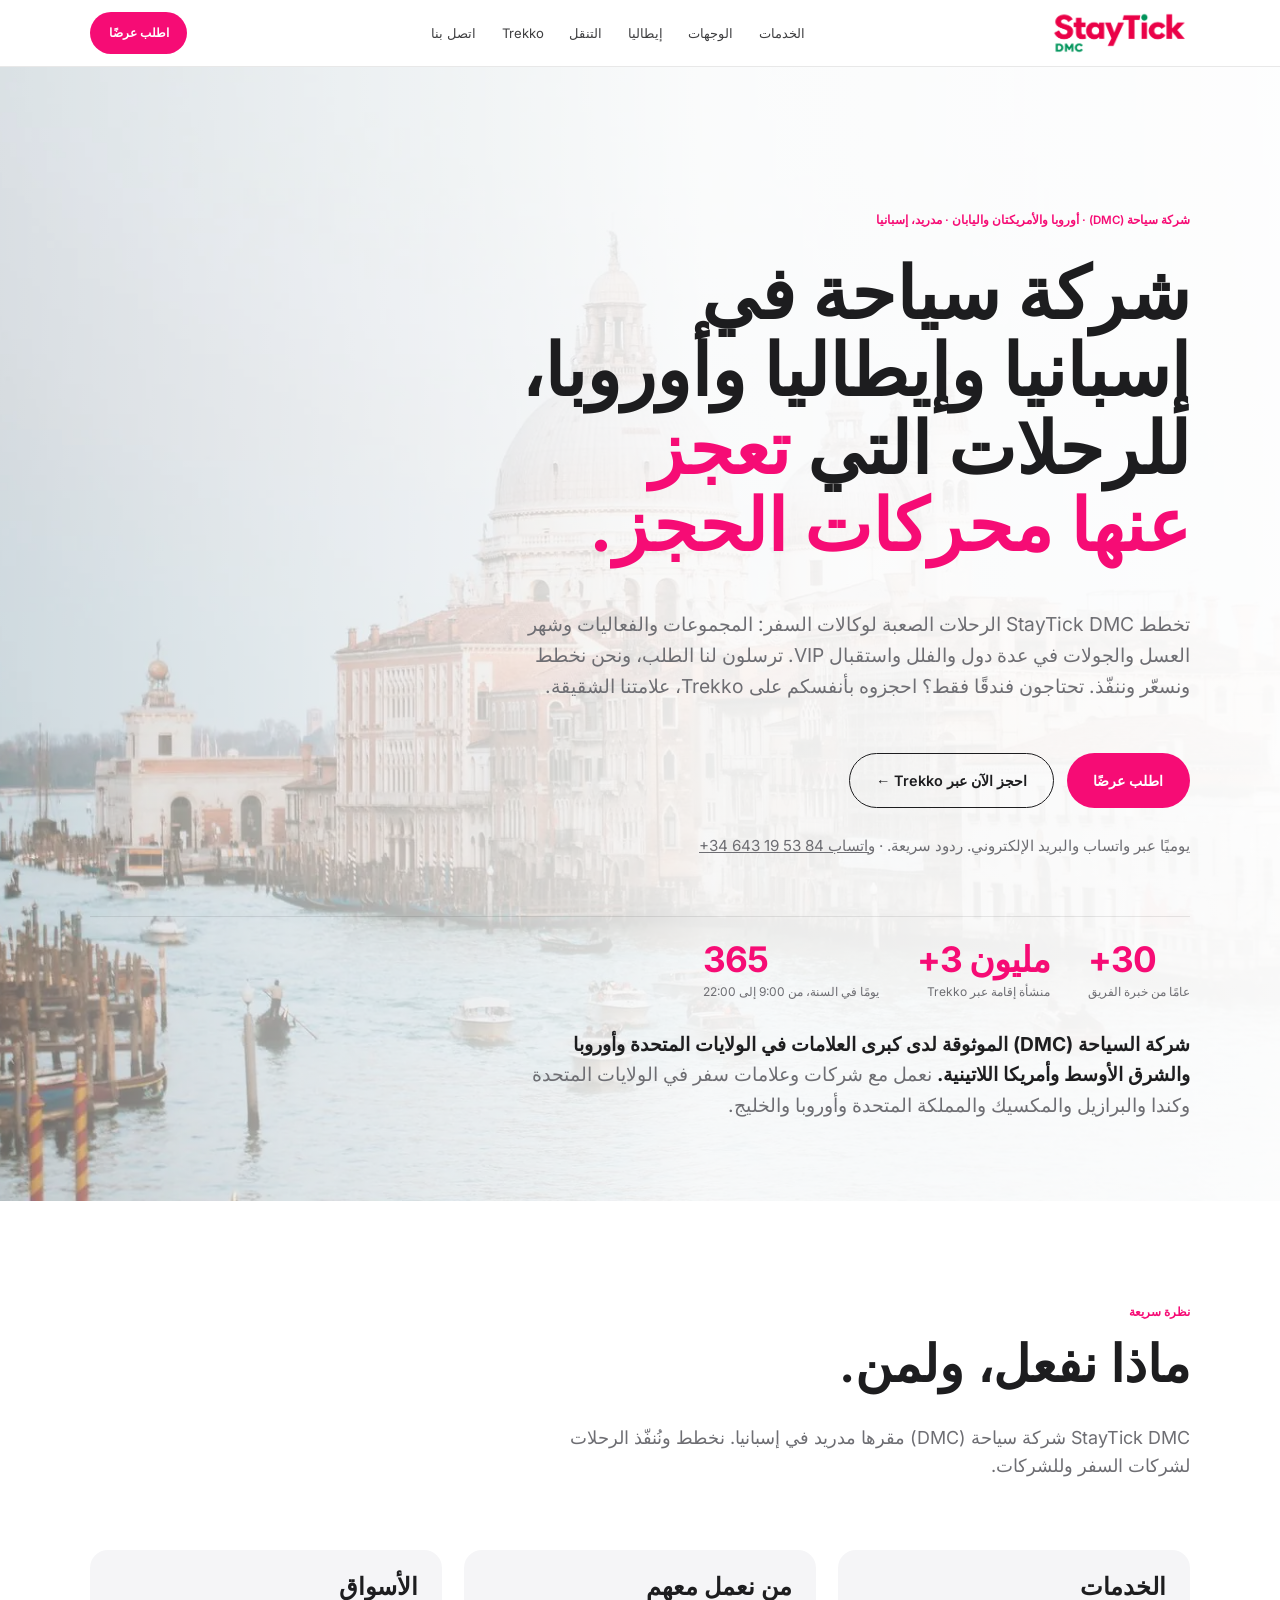
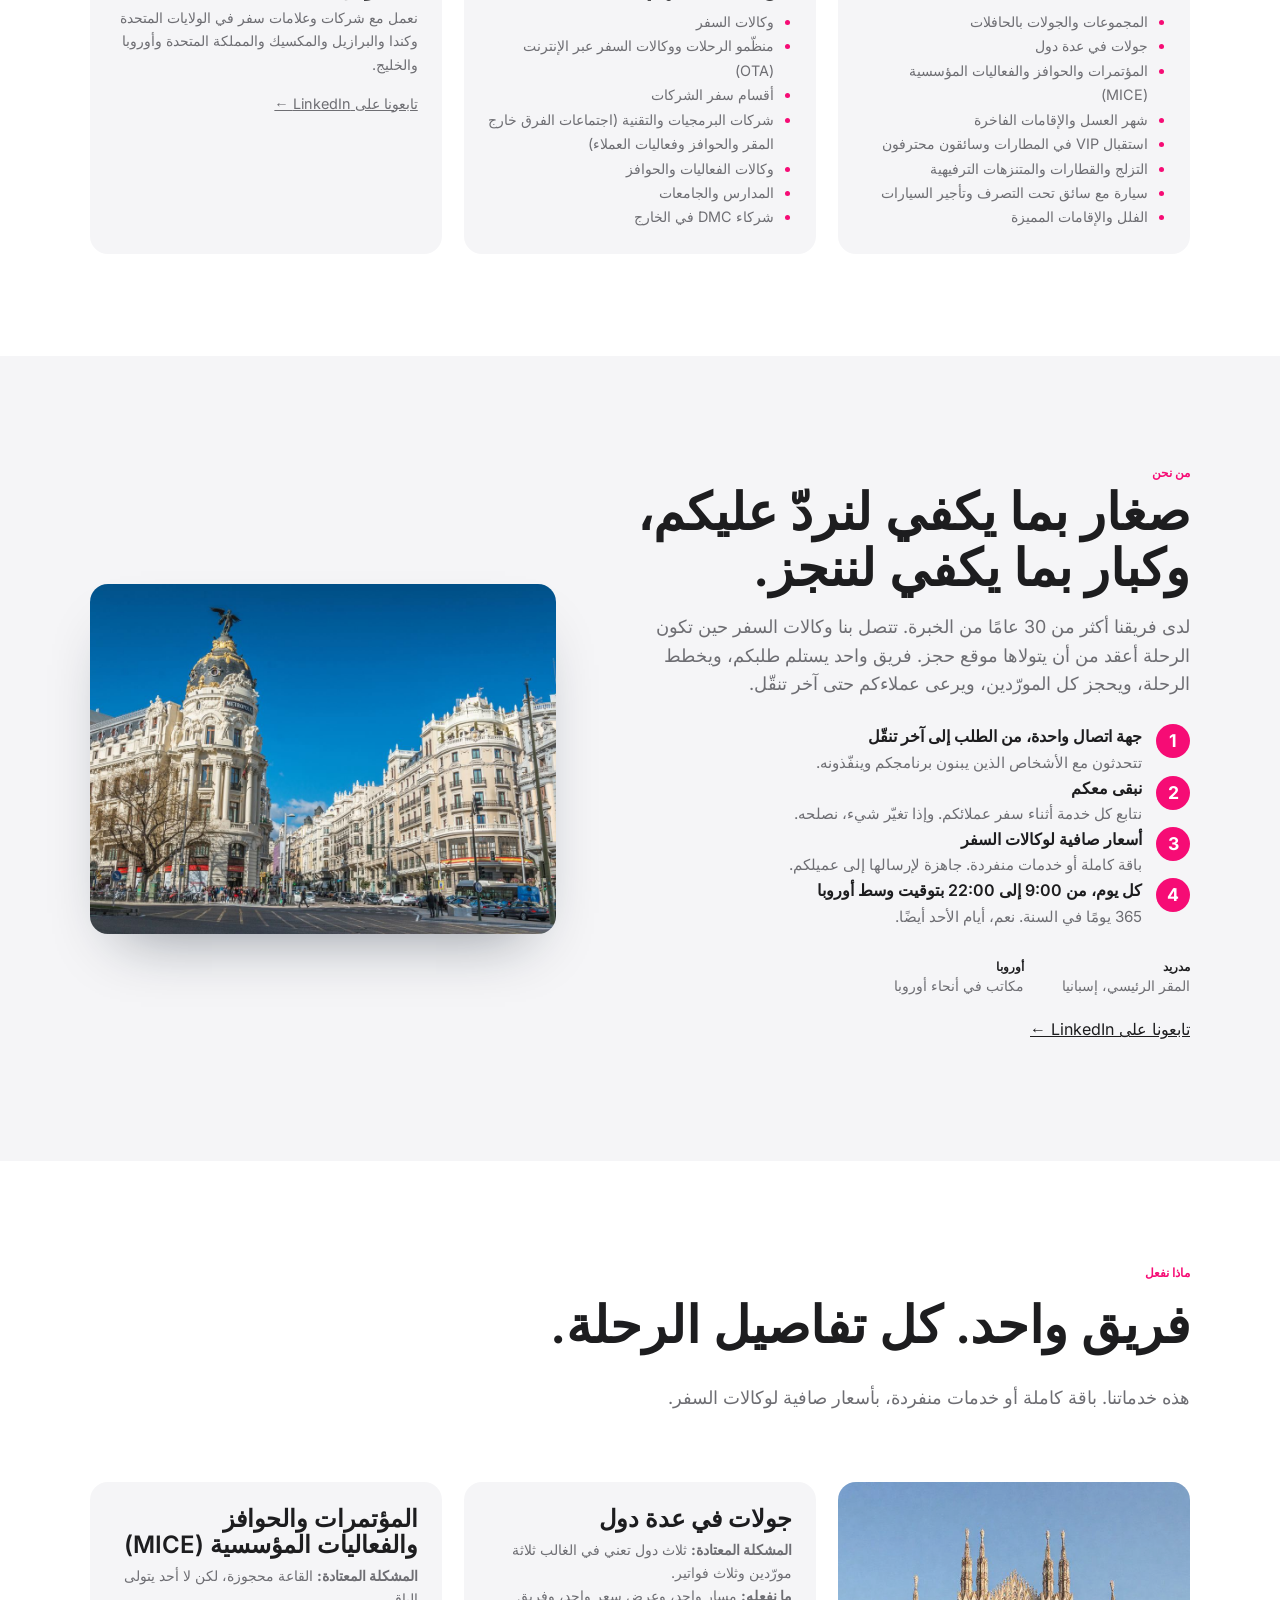
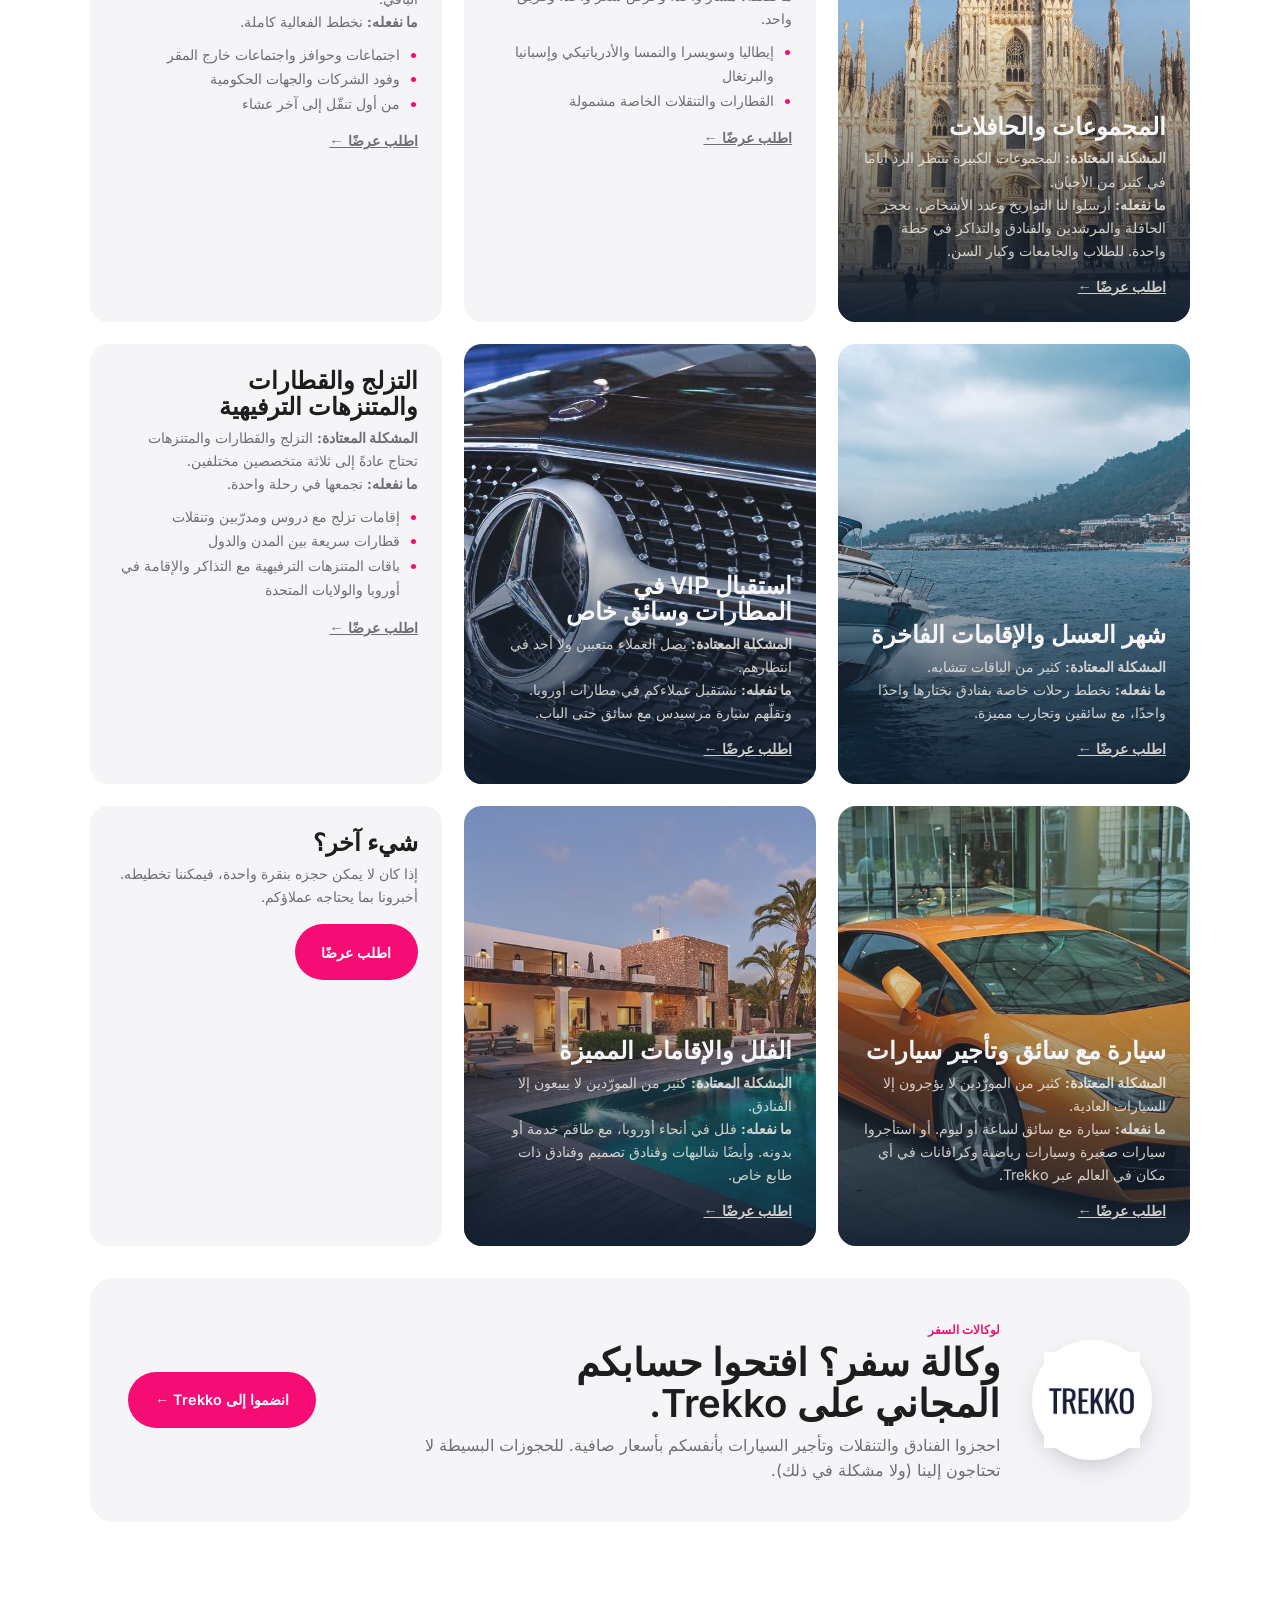
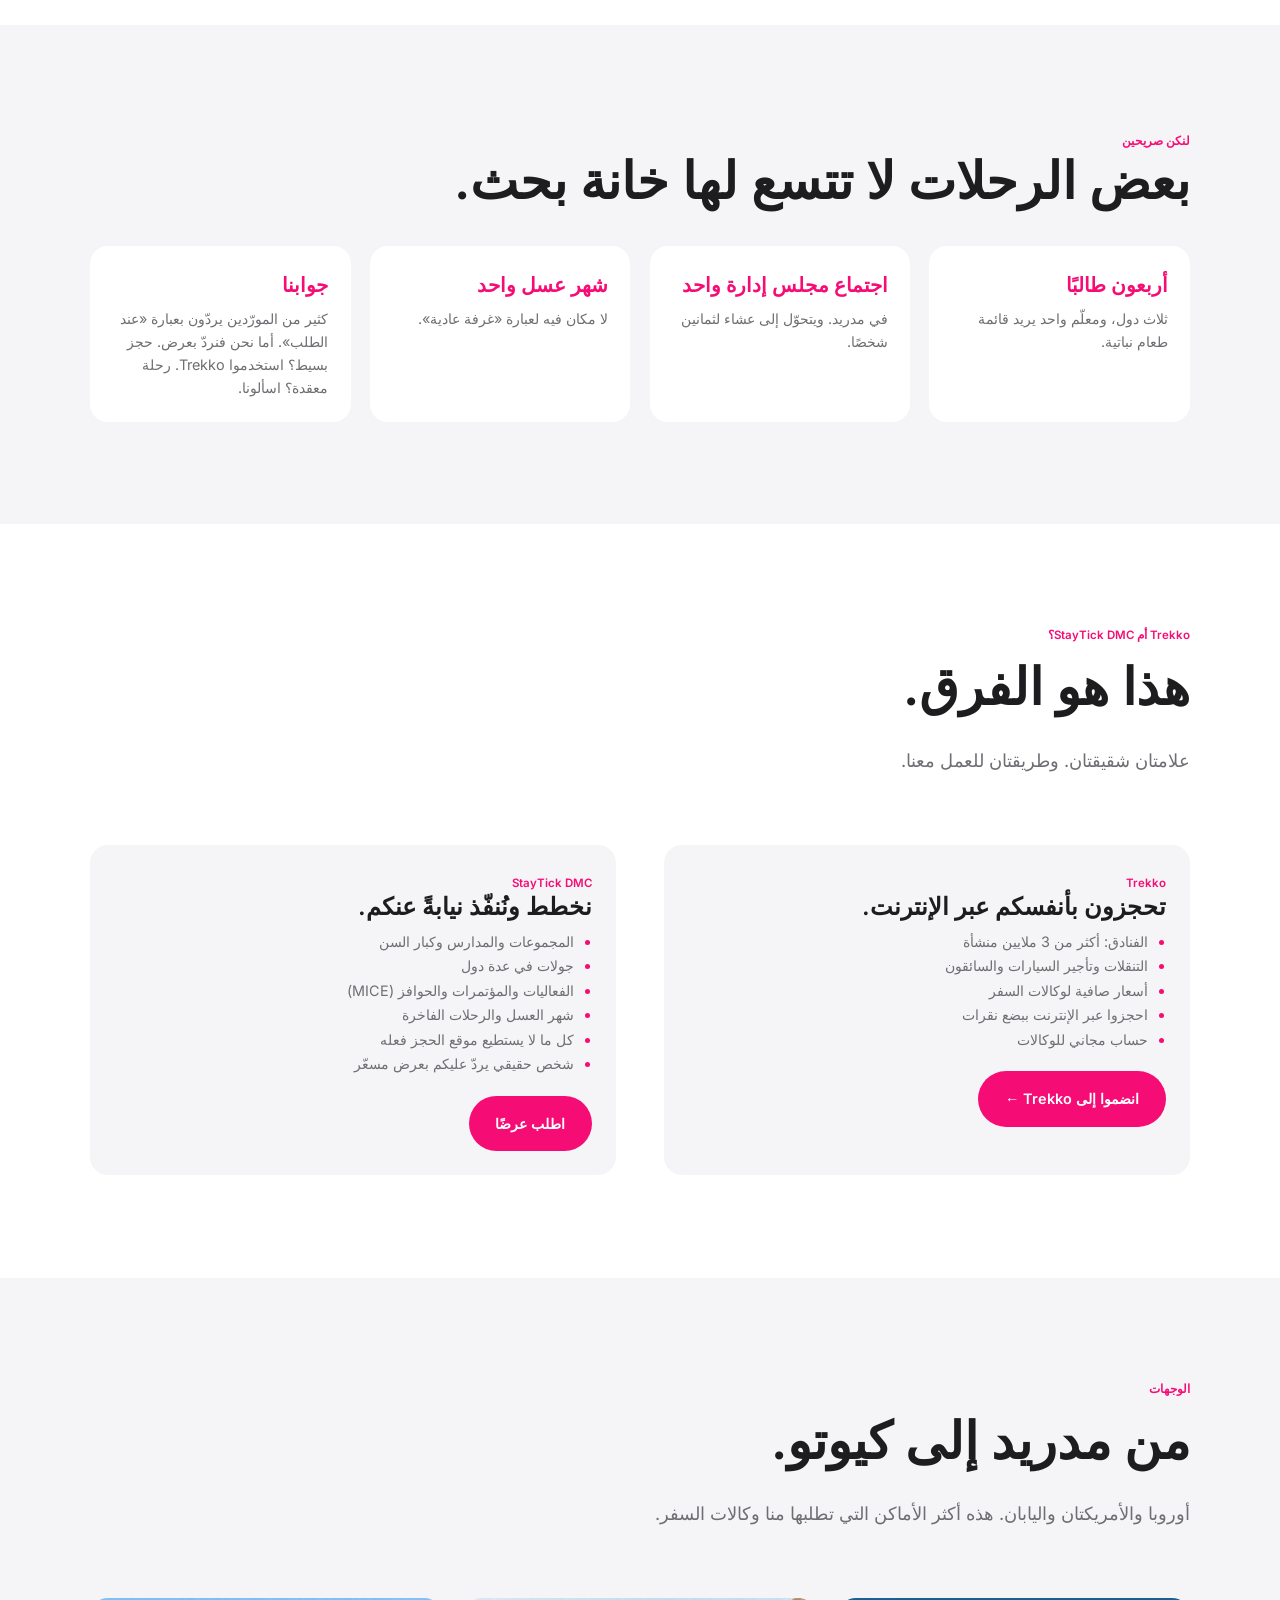
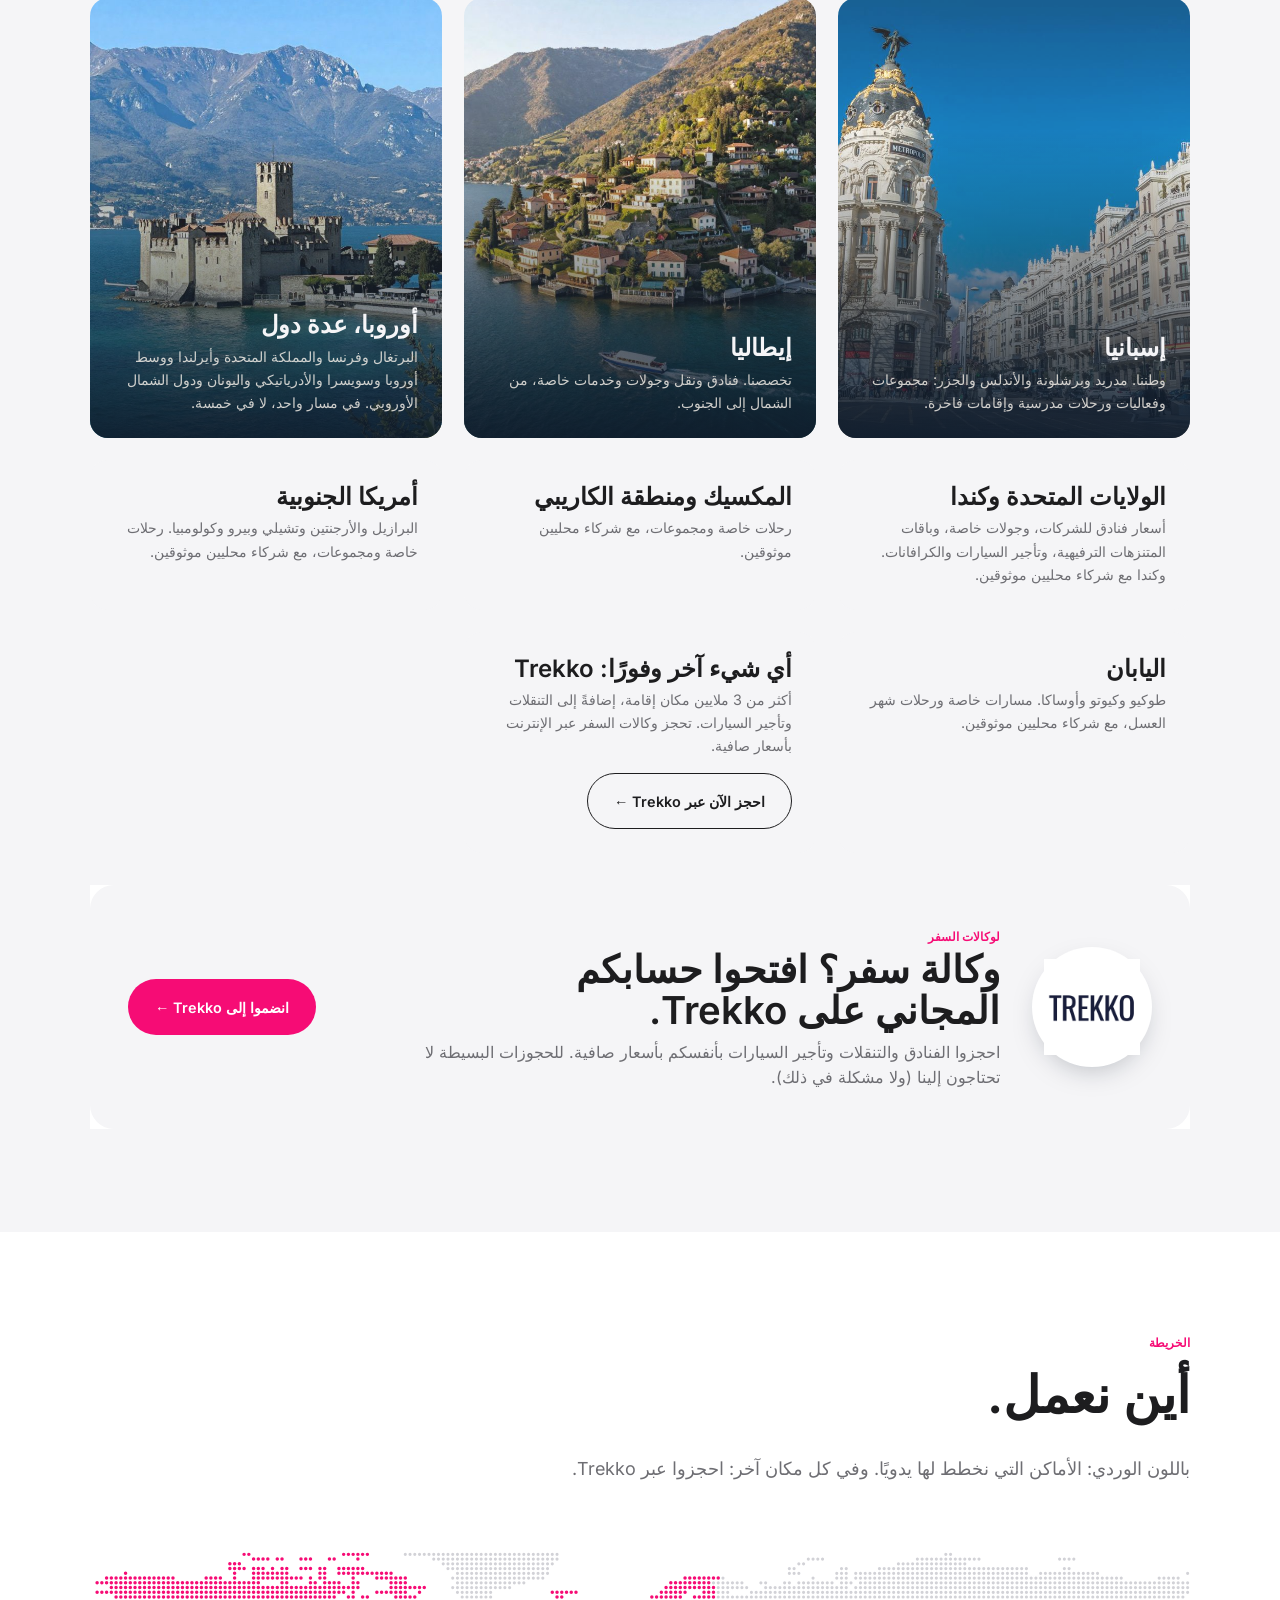
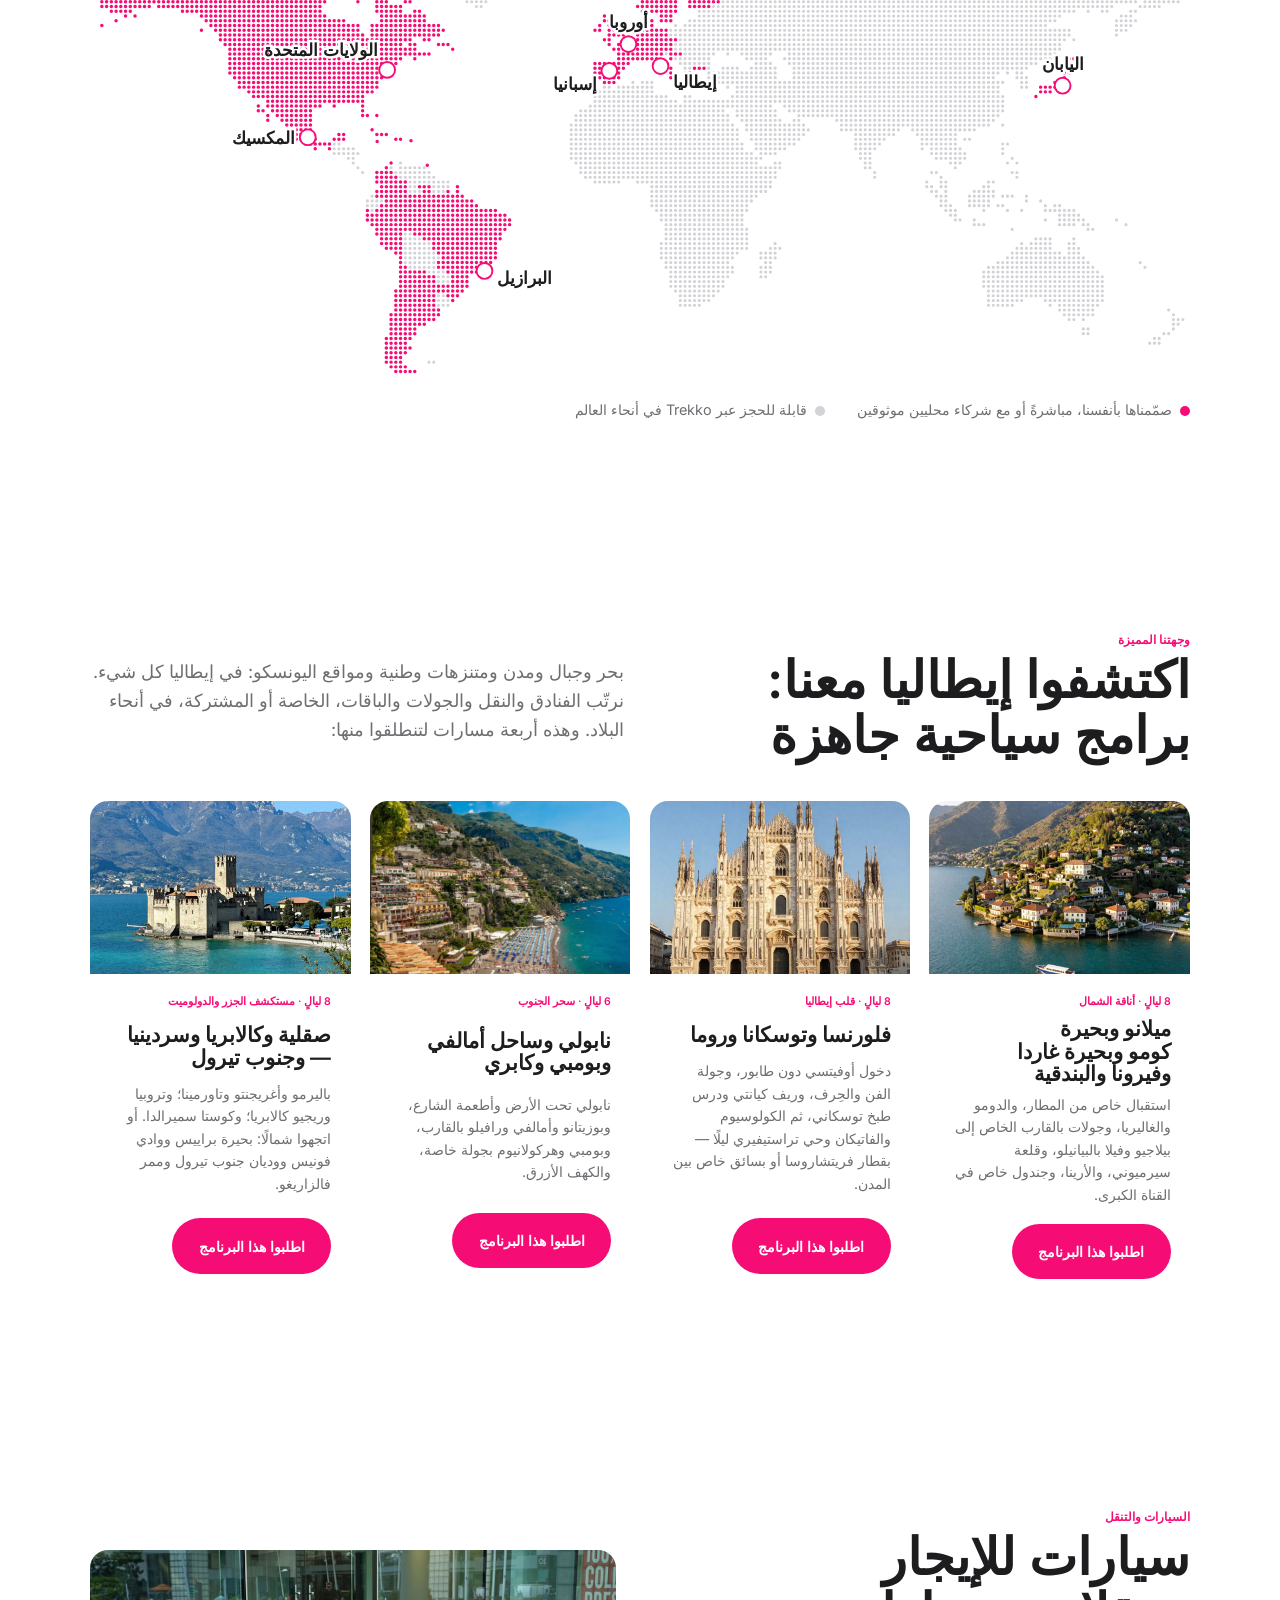
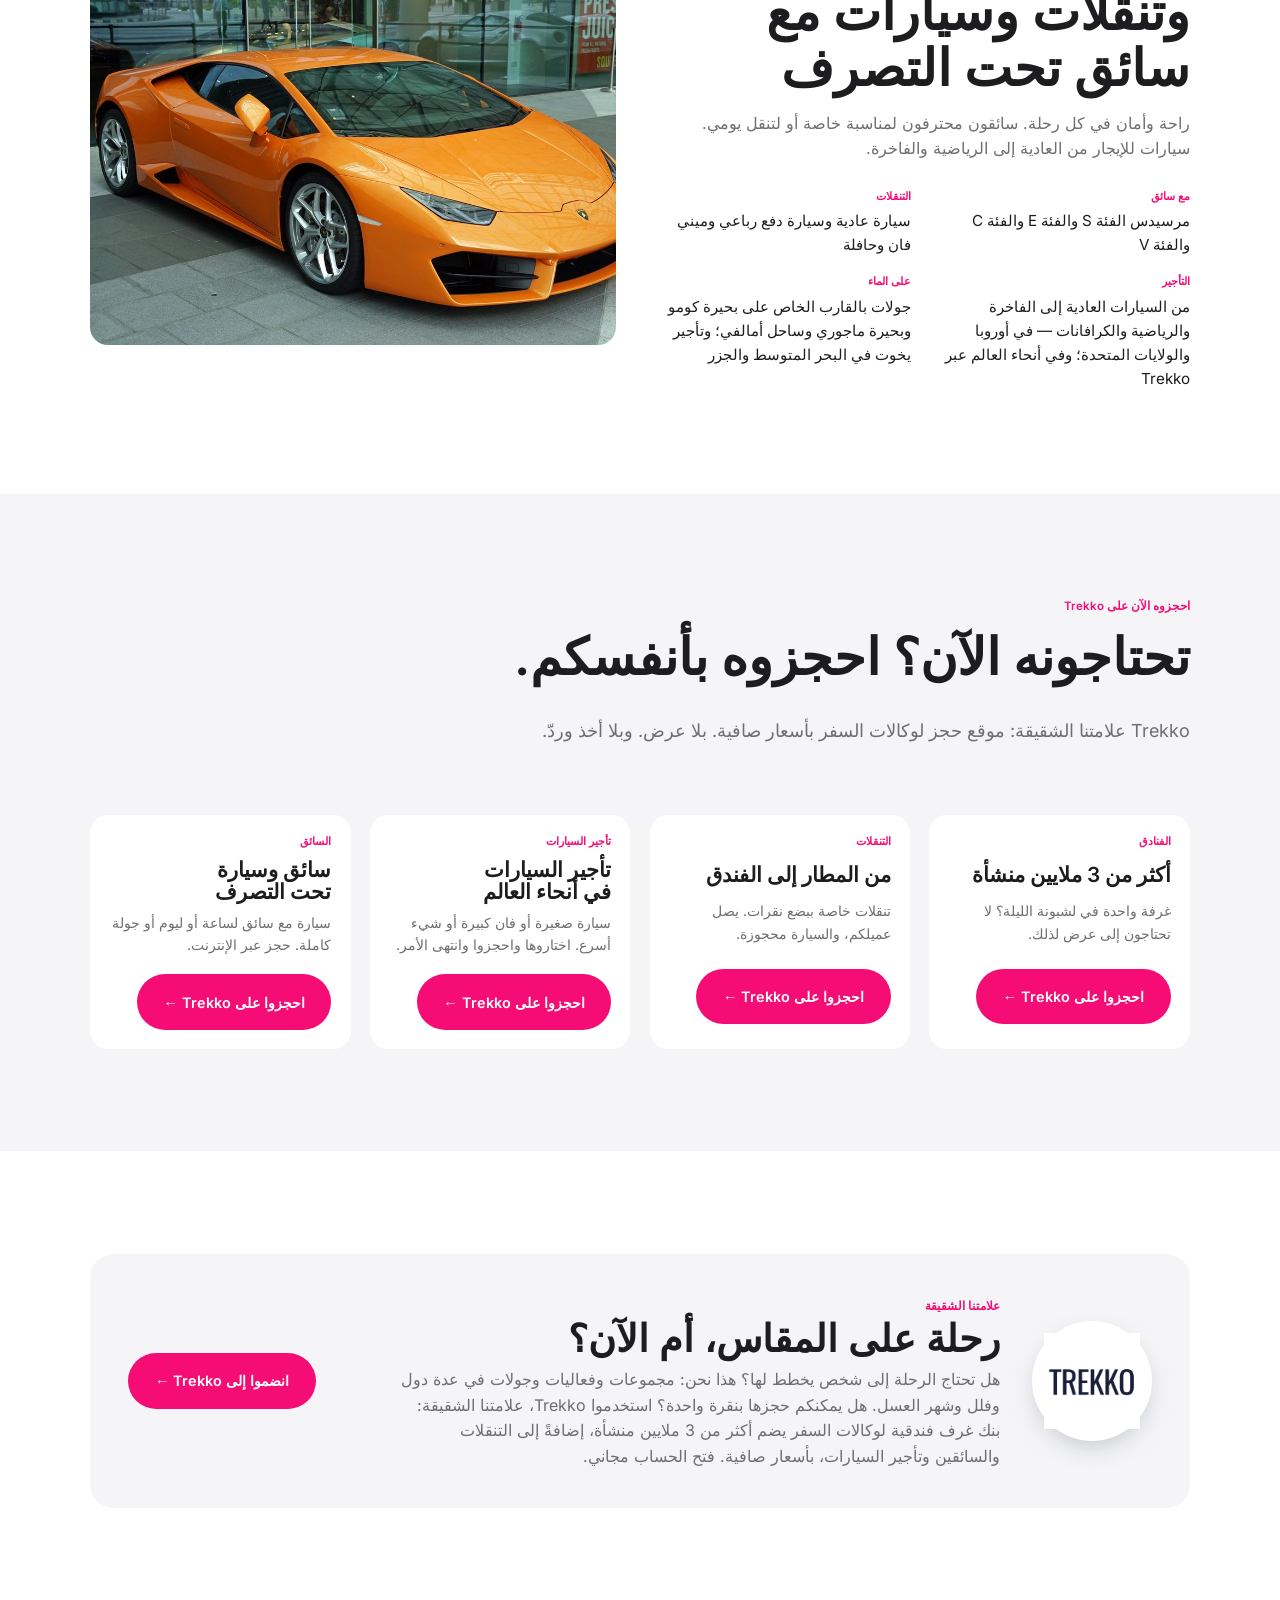
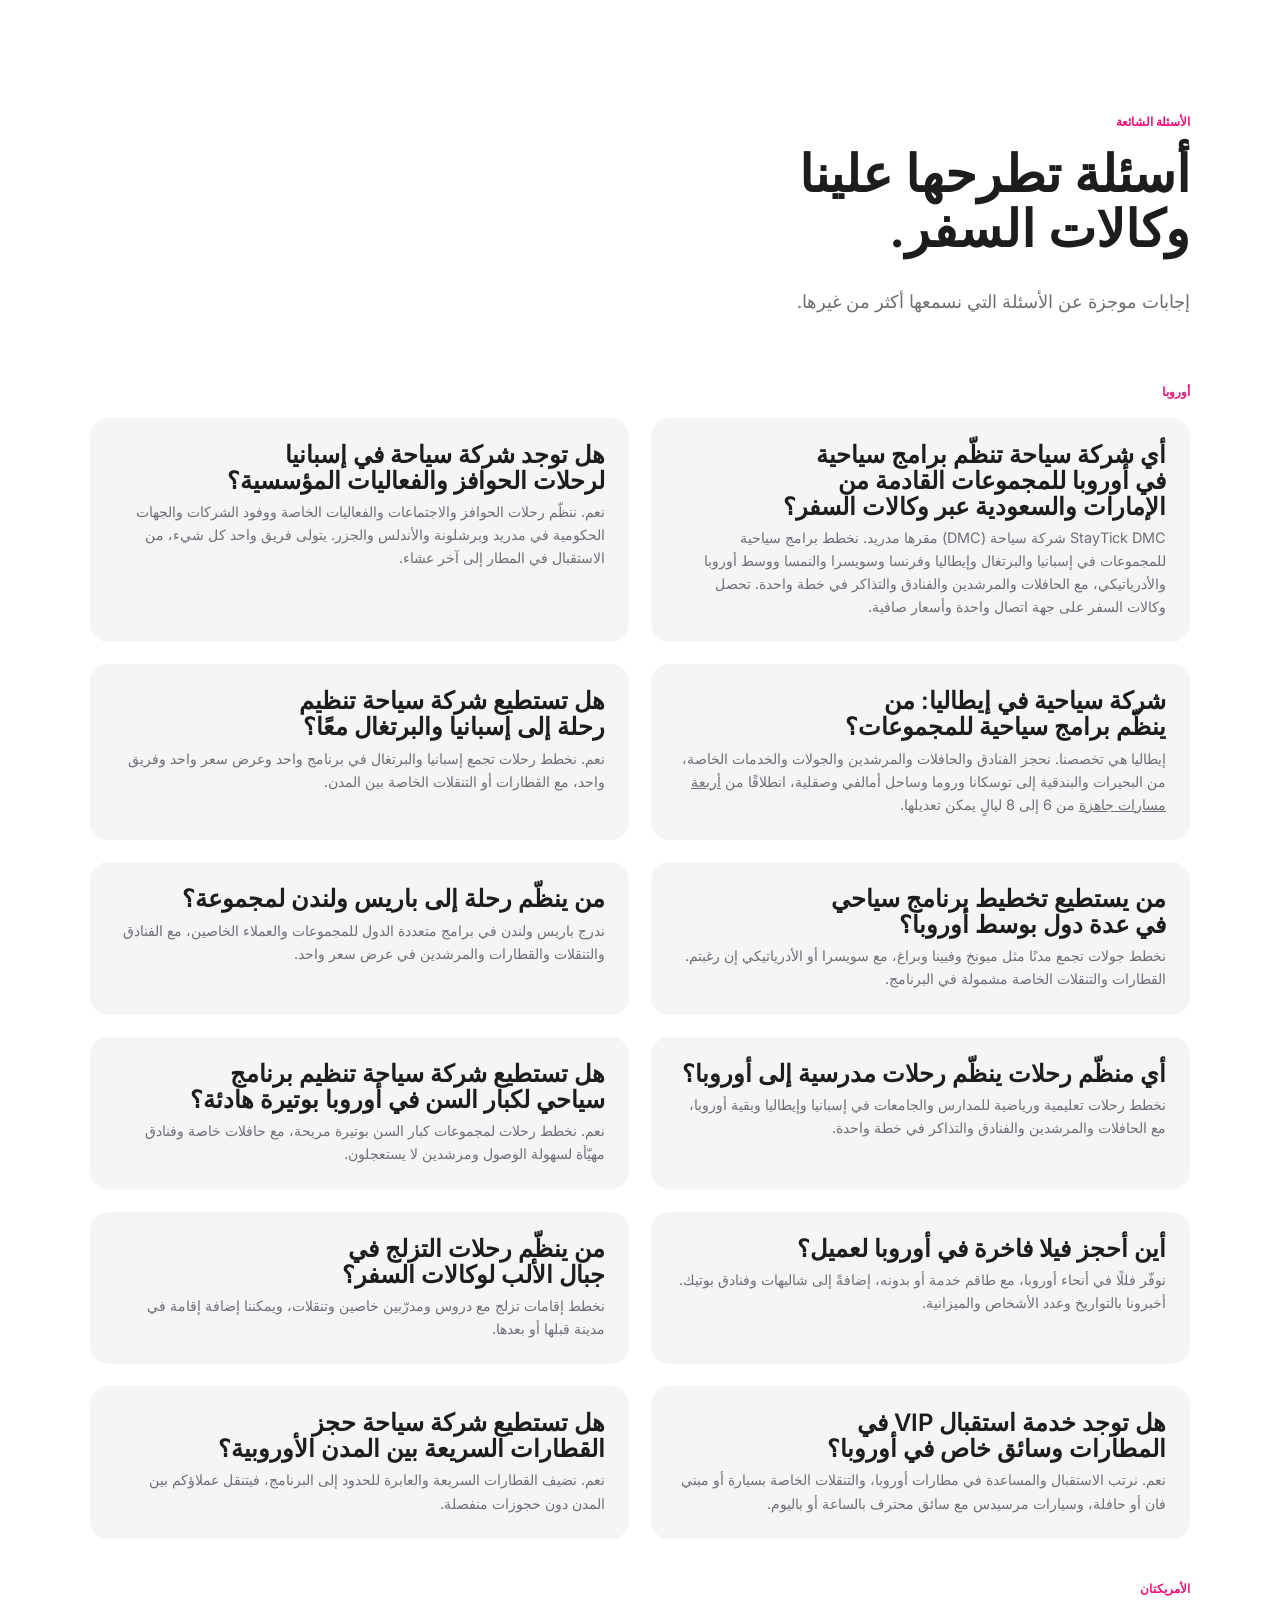
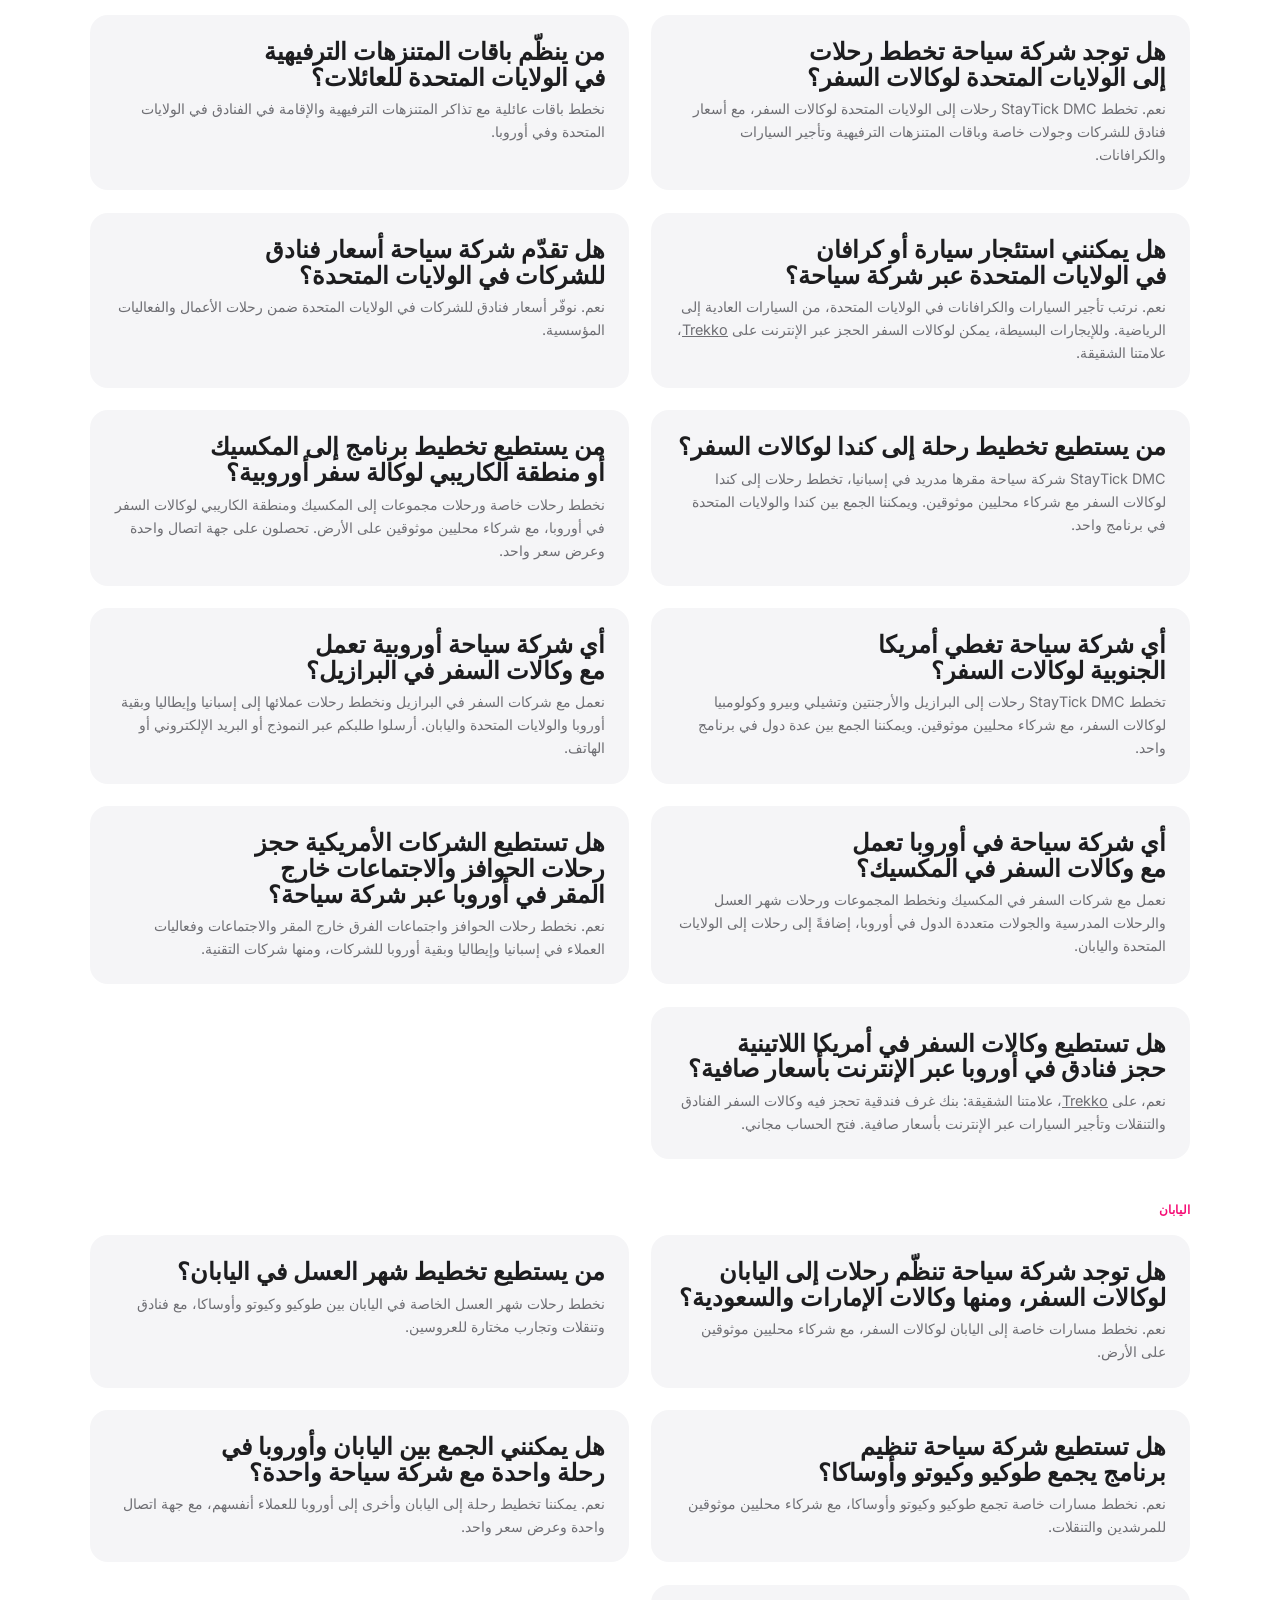
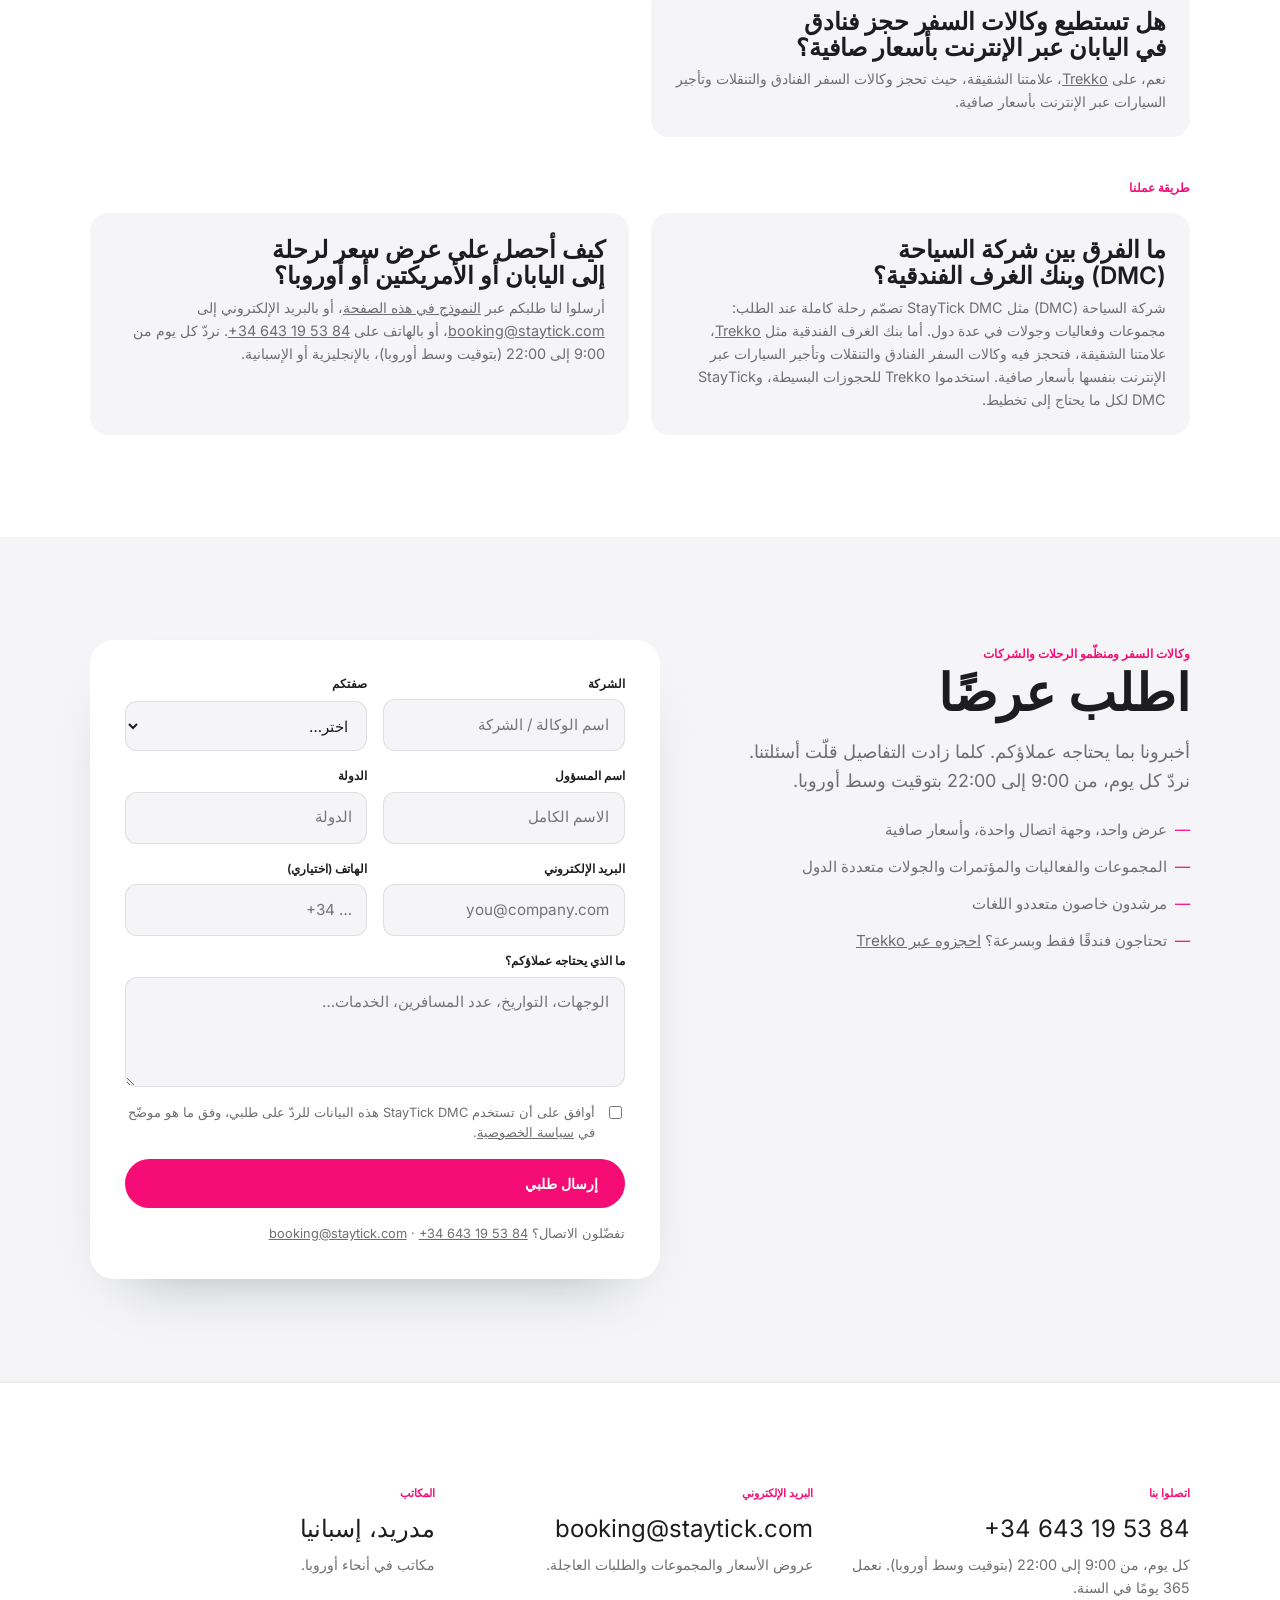
<file: ar/index.html>
<!doctype html>
<html lang="ar" dir="rtl">
<head>
<meta charset="utf-8">
<meta name="viewport" content="width=device-width, initial-scale=1, viewport-fit=cover">
<title>StayTick DMC | شركة سياحة في إسبانيا وإيطاليا وأوروبا للوكالات والشركات</title>
<meta name="description" content="StayTick DMC شركة سياحة في إسبانيا وإيطاليا وأوروبا والأمريكتين واليابان لوكالات السفر: برامج سياحية للمجموعات والفعاليات وشهر العسل والجولات متعددة الدول. المقر في مدريد. اطلب عرضًا.">
<link rel="canonical" href="https://dmc.staytick.com/ar/">
<!-- verificacion buscadores (ganchos; descomentar con el codigo real del panel):
<meta name="msvalidate.01" content="PENDIENTE-BING">
<meta name="yandex-verification" content="PENDIENTE-YANDEX">
-->
<link rel="alternate" hreflang="en" href="https://dmc.staytick.com/">
<link rel="alternate" hreflang="es" href="https://dmc.staytick.com/es/">
<link rel="alternate" hreflang="fr" href="https://dmc.staytick.com/fr/">
<link rel="alternate" hreflang="it" href="https://dmc.staytick.com/it/">
<link rel="alternate" hreflang="ar" href="https://dmc.staytick.com/ar/">
<link rel="alternate" hreflang="ru" href="https://dmc.staytick.com/ru/">
<link rel="alternate" hreflang="pt" href="https://dmc.staytick.com/pt/">
<link rel="alternate" hreflang="x-default" href="https://dmc.staytick.com/">
<meta property="og:type" content="website">
<meta property="og:title" content="StayTick DMC | شركة سياحة في إسبانيا وإيطاليا وأوروبا للوكالات والشركات">
<meta property="og:description" content="برامج سياحية للمجموعات والفعاليات وشهر العسل والجولات متعددة الدول والفلل واستقبال VIP في المطارات لوكالات السفر. اطلب عرضًا، أو احجز عبر الإنترنت على Trekko، علامتنا الشقيقة.">
<meta property="og:url" content="https://dmc.staytick.com/ar/">
<meta property="og:image" content="https://dmc.staytick.com/img/hero-venice.jpg">
<meta name="twitter:card" content="summary_large_image">
<link rel="icon" href="data:image/svg+xml,%3Csvg xmlns='http://www.w3.org/2000/svg' viewBox='0 0 64 64'%3E%3Crect width='64' height='64' rx='12' fill='%23FFFFFF'/%3E%3Ctext x='32' y='43' font-family='Helvetica,Arial,sans-serif' font-weight='700' font-size='34' fill='%23F60C75' text-anchor='middle'%3ES%3C/text%3E%3C/svg%3E">
<link rel="preload" as="image" type="image/webp" href="/img/hero-venice.webp" imagesrcset="/img/hero-venice-900.webp 900w, /img/hero-venice.webp 1800w" imagesizes="100vw" fetchpriority="high">
<link rel="preload" href="/fonts/inter-latin.woff2" as="font" type="font/woff2" crossorigin>
<script type="application/ld+json">
{"@context":"https://schema.org","@graph":[{"@type":"TravelAgency","@id":"https://dmc.staytick.com/#org","name":"StayTick DMC","legalName":"STAYTICK TRAVEL SL","url":"https://dmc.staytick.com/ar/","logo":"https://dmc.staytick.com/img/staytick-logo.png","image":"https://dmc.staytick.com/img/hero-venice.jpg","description":"StayTick DMC شركة سياحة (DMC) مقرها مدريد في إسبانيا. نخطط ونُنفّذ الرحلات لشركات السفر وللشركات.","telephone":"+34643195384","email":"booking@staytick.com","address":{"@type":"PostalAddress","addressLocality":"Madrid","addressCountry":"ES"},"areaServed":[{"@type":"Country","name":"Spain","identifier":"ES"},{"@type":"Country","name":"Italy","identifier":"IT"},{"@type":"Country","name":"France","identifier":"FR"},{"@type":"Country","name":"Portugal","identifier":"PT"},{"@type":"Country","name":"United Kingdom","identifier":"GB"},{"@type":"Country","name":"Ireland","identifier":"IE"},{"@type":"Country","name":"Germany","identifier":"DE"},{"@type":"Country","name":"Austria","identifier":"AT"},{"@type":"Country","name":"Switzerland","identifier":"CH"},{"@type":"Country","name":"Netherlands","identifier":"NL"},{"@type":"Country","name":"Belgium","identifier":"BE"},{"@type":"Country","name":"Czechia","identifier":"CZ"},{"@type":"Country","name":"Croatia","identifier":"HR"},{"@type":"Country","name":"Greece","identifier":"GR"},{"@type":"Country","name":"Norway","identifier":"NO"},{"@type":"Country","name":"Sweden","identifier":"SE"},{"@type":"Country","name":"Denmark","identifier":"DK"},{"@type":"Country","name":"Finland","identifier":"FI"},{"@type":"Country","name":"Iceland","identifier":"IS"},{"@type":"Country","name":"United States","identifier":"US"},{"@type":"Country","name":"Canada","identifier":"CA"},{"@type":"Country","name":"Mexico","identifier":"MX"},{"@type":"Country","name":"Cuba","identifier":"CU"},{"@type":"Country","name":"Dominican Republic","identifier":"DO"},{"@type":"Country","name":"Jamaica","identifier":"JM"},{"@type":"Country","name":"Puerto Rico","identifier":"PR"},{"@type":"Country","name":"Bahamas","identifier":"BS"},{"@type":"Country","name":"Trinidad and Tobago","identifier":"TT"},{"@type":"Country","name":"Brazil","identifier":"BR"},{"@type":"Country","name":"Argentina","identifier":"AR"},{"@type":"Country","name":"Chile","identifier":"CL"},{"@type":"Country","name":"Peru","identifier":"PE"},{"@type":"Country","name":"Colombia","identifier":"CO"},{"@type":"Country","name":"Japan","identifier":"JP"},{"@type":"Country","name":"United Arab Emirates","identifier":"AE"},{"@type":"Country","name":"Saudi Arabia","identifier":"SA"},{"@type":"Place","name":"Europe"},{"@type":"Place","name":"Caribbean"},{"@type":"Place","name":"South America"}],"knowsLanguage":["en","es"],"openingHours":"Mo-Su 09:00-22:00","contactPoint":{"@type":"ContactPoint","contactType":"sales","email":"booking@staytick.com","telephone":"+34643195384","availableLanguage":["en","es"]},"sameAs":["https://www.linkedin.com/company/staytick","https://staytick.com/"],"inLanguage":"ar"},{"@type":"FAQPage","@id":"https://dmc.staytick.com/#faq","inLanguage":"ar","mainEntity":[{"@type":"Question","name":"أي شركة سياحة تنظّم برامج سياحية في أوروبا للمجموعات القادمة من الإمارات والسعودية عبر وكالات السفر؟","acceptedAnswer":{"@type":"Answer","text":"StayTick DMC شركة سياحة (DMC) مقرها مدريد. نخطط برامج سياحية للمجموعات في إسبانيا والبرتغال وإيطاليا وفرنسا وسويسرا والنمسا ووسط أوروبا والأدرياتيكي، مع الحافلات والمرشدين والفنادق والتذاكر في خطة واحدة. تحصل وكالات السفر على جهة اتصال واحدة وأسعار صافية."}},{"@type":"Question","name":"هل توجد شركة سياحة في إسبانيا لرحلات الحوافز والفعاليات المؤسسية؟","acceptedAnswer":{"@type":"Answer","text":"نعم. ننظّم رحلات الحوافز والاجتماعات والفعاليات الخاصة ووفود الشركات والجهات الحكومية في مدريد وبرشلونة والأندلس والجزر. يتولى فريق واحد كل شيء، من الاستقبال في المطار إلى آخر عشاء."}},{"@type":"Question","name":"شركة سياحية في إيطاليا: من ينظّم برامج سياحية للمجموعات؟","acceptedAnswer":{"@type":"Answer","text":"إيطاليا هي تخصصنا. نحجز الفنادق والحافلات والمرشدين والجولات والخدمات الخاصة، من البحيرات والبندقية إلى توسكانا وروما وساحل أمالفي وصقلية، انطلاقًا من أربعة مسارات جاهزة من 6 إلى 8 ليالٍ يمكن تعديلها."}},{"@type":"Question","name":"هل تستطيع شركة سياحة تنظيم رحلة إلى إسبانيا والبرتغال معًا؟","acceptedAnswer":{"@type":"Answer","text":"نعم. نخطط رحلات تجمع إسبانيا والبرتغال في برنامج واحد وعرض سعر واحد وفريق واحد، مع القطارات أو التنقلات الخاصة بين المدن."}},{"@type":"Question","name":"من يستطيع تخطيط برنامج سياحي في عدة دول بوسط أوروبا؟","acceptedAnswer":{"@type":"Answer","text":"نخطط جولات تجمع مدنًا مثل ميونخ وفيينا وبراغ، مع سويسرا أو الأدرياتيكي إن رغبتم. القطارات والتنقلات الخاصة مشمولة في البرنامج."}},{"@type":"Question","name":"من ينظّم رحلة إلى باريس ولندن لمجموعة؟","acceptedAnswer":{"@type":"Answer","text":"ندرج باريس ولندن في برامج متعددة الدول للمجموعات والعملاء الخاصين، مع الفنادق والتنقلات والقطارات والمرشدين في عرض سعر واحد."}},{"@type":"Question","name":"أي منظّم رحلات ينظّم رحلات مدرسية إلى أوروبا؟","acceptedAnswer":{"@type":"Answer","text":"نخطط رحلات تعليمية ورياضية للمدارس والجامعات في إسبانيا وإيطاليا وبقية أوروبا، مع الحافلات والمرشدين والفنادق والتذاكر في خطة واحدة."}},{"@type":"Question","name":"هل تستطيع شركة سياحة تنظيم برنامج سياحي لكبار السن في أوروبا بوتيرة هادئة؟","acceptedAnswer":{"@type":"Answer","text":"نعم. نخطط رحلات لمجموعات كبار السن بوتيرة مريحة، مع حافلات خاصة وفنادق مهيّأة لسهولة الوصول ومرشدين لا يستعجلون."}},{"@type":"Question","name":"أين أحجز فيلا فاخرة في أوروبا لعميل؟","acceptedAnswer":{"@type":"Answer","text":"نوفّر فللًا في أنحاء أوروبا، مع طاقم خدمة أو بدونه، إضافةً إلى شاليهات وفنادق بوتيك. أخبرونا بالتواريخ وعدد الأشخاص والميزانية."}},{"@type":"Question","name":"من ينظّم رحلات التزلج في جبال الألب لوكالات السفر؟","acceptedAnswer":{"@type":"Answer","text":"نخطط إقامات تزلج مع دروس ومدرّبين خاصين وتنقلات، ويمكننا إضافة إقامة في مدينة قبلها أو بعدها."}},{"@type":"Question","name":"هل توجد خدمة استقبال VIP في المطارات وسائق خاص في أوروبا؟","acceptedAnswer":{"@type":"Answer","text":"نعم. نرتب الاستقبال والمساعدة في مطارات أوروبا، والتنقلات الخاصة بسيارة أو ميني فان أو حافلة، وسيارات مرسيدس مع سائق محترف بالساعة أو باليوم."}},{"@type":"Question","name":"هل تستطيع شركة سياحة حجز القطارات السريعة بين المدن الأوروبية؟","acceptedAnswer":{"@type":"Answer","text":"نعم. نضيف القطارات السريعة والعابرة للحدود إلى البرنامج، فيتنقل عملاؤكم بين المدن دون حجوزات منفصلة."}},{"@type":"Question","name":"هل توجد شركة سياحة تخطط رحلات إلى الولايات المتحدة لوكالات السفر؟","acceptedAnswer":{"@type":"Answer","text":"نعم. تخطط StayTick DMC رحلات إلى الولايات المتحدة لوكالات السفر، مع أسعار فنادق للشركات وجولات خاصة وباقات المتنزهات الترفيهية وتأجير السيارات والكرافانات."}},{"@type":"Question","name":"من ينظّم باقات المتنزهات الترفيهية في الولايات المتحدة للعائلات؟","acceptedAnswer":{"@type":"Answer","text":"نخطط باقات عائلية مع تذاكر المتنزهات الترفيهية والإقامة في الفنادق في الولايات المتحدة وفي أوروبا."}},{"@type":"Question","name":"هل يمكنني استئجار سيارة أو كرافان في الولايات المتحدة عبر شركة سياحة؟","acceptedAnswer":{"@type":"Answer","text":"نعم. نرتب تأجير السيارات والكرافانات في الولايات المتحدة، من السيارات العادية إلى الرياضية. وللإيجارات البسيطة، يمكن لوكالات السفر الحجز عبر الإنترنت على Trekko، علامتنا الشقيقة."}},{"@type":"Question","name":"هل تقدّم شركة سياحة أسعار فنادق للشركات في الولايات المتحدة؟","acceptedAnswer":{"@type":"Answer","text":"نعم. نوفّر أسعار فنادق للشركات في الولايات المتحدة ضمن رحلات الأعمال والفعاليات المؤسسية."}},{"@type":"Question","name":"من يستطيع تخطيط رحلة إلى كندا لوكالات السفر؟","acceptedAnswer":{"@type":"Answer","text":"StayTick DMC شركة سياحة مقرها مدريد في إسبانيا، تخطط رحلات إلى كندا لوكالات السفر مع شركاء محليين موثوقين. ويمكننا الجمع بين كندا والولايات المتحدة في برنامج واحد."}},{"@type":"Question","name":"من يستطيع تخطيط برنامج إلى المكسيك أو منطقة الكاريبي لوكالة سفر أوروبية؟","acceptedAnswer":{"@type":"Answer","text":"نخطط رحلات خاصة ورحلات مجموعات إلى المكسيك ومنطقة الكاريبي لوكالات السفر في أوروبا، مع شركاء محليين موثوقين على الأرض. تحصلون على جهة اتصال واحدة وعرض سعر واحد."}},{"@type":"Question","name":"أي شركة سياحة تغطي أمريكا الجنوبية لوكالات السفر؟","acceptedAnswer":{"@type":"Answer","text":"تخطط StayTick DMC رحلات إلى البرازيل والأرجنتين وتشيلي وبيرو وكولومبيا لوكالات السفر، مع شركاء محليين موثوقين. ويمكننا الجمع بين عدة دول في برنامج واحد."}},{"@type":"Question","name":"أي شركة سياحة أوروبية تعمل مع وكالات السفر في البرازيل؟","acceptedAnswer":{"@type":"Answer","text":"نعمل مع شركات السفر في البرازيل ونخطط رحلات عملائها إلى إسبانيا وإيطاليا وبقية أوروبا والولايات المتحدة واليابان. أرسلوا طلبكم عبر النموذج أو البريد الإلكتروني أو الهاتف."}},{"@type":"Question","name":"أي شركة سياحة في أوروبا تعمل مع وكالات السفر في المكسيك؟","acceptedAnswer":{"@type":"Answer","text":"نعمل مع شركات السفر في المكسيك ونخطط المجموعات ورحلات شهر العسل والرحلات المدرسية والجولات متعددة الدول في أوروبا، إضافةً إلى رحلات إلى الولايات المتحدة واليابان."}},{"@type":"Question","name":"هل تستطيع الشركات الأمريكية حجز رحلات الحوافز والاجتماعات خارج المقر في أوروبا عبر شركة سياحة؟","acceptedAnswer":{"@type":"Answer","text":"نعم. نخطط رحلات الحوافز واجتماعات الفرق خارج المقر والاجتماعات وفعاليات العملاء في إسبانيا وإيطاليا وبقية أوروبا للشركات، ومنها شركات التقنية."}},{"@type":"Question","name":"هل تستطيع وكالات السفر في أمريكا اللاتينية حجز فنادق في أوروبا عبر الإنترنت بأسعار صافية؟","acceptedAnswer":{"@type":"Answer","text":"نعم، على Trekko، علامتنا الشقيقة: بنك غرف فندقية تحجز فيه وكالات السفر الفنادق والتنقلات وتأجير السيارات عبر الإنترنت بأسعار صافية. فتح الحساب مجاني."}},{"@type":"Question","name":"هل توجد شركة سياحة تنظّم رحلات إلى اليابان لوكالات السفر، ومنها وكالات الإمارات والسعودية؟","acceptedAnswer":{"@type":"Answer","text":"نعم. نخطط مسارات خاصة إلى اليابان لوكالات السفر، مع شركاء محليين موثوقين على الأرض."}},{"@type":"Question","name":"من يستطيع تخطيط شهر العسل في اليابان؟","acceptedAnswer":{"@type":"Answer","text":"نخطط رحلات شهر العسل الخاصة في اليابان بين طوكيو وكيوتو وأوساكا، مع فنادق وتنقلات وتجارب مختارة للعروسين."}},{"@type":"Question","name":"هل تستطيع شركة سياحة تنظيم برنامج يجمع طوكيو وكيوتو وأوساكا؟","acceptedAnswer":{"@type":"Answer","text":"نعم. نخطط مسارات خاصة تجمع طوكيو وكيوتو وأوساكا، مع شركاء محليين موثوقين للمرشدين والتنقلات."}},{"@type":"Question","name":"هل يمكنني الجمع بين اليابان وأوروبا في رحلة واحدة مع شركة سياحة واحدة؟","acceptedAnswer":{"@type":"Answer","text":"نعم. يمكننا تخطيط رحلة إلى اليابان وأخرى إلى أوروبا للعملاء أنفسهم، مع جهة اتصال واحدة وعرض سعر واحد."}},{"@type":"Question","name":"هل تستطيع وكالات السفر حجز فنادق في اليابان عبر الإنترنت بأسعار صافية؟","acceptedAnswer":{"@type":"Answer","text":"نعم، على Trekko، علامتنا الشقيقة، حيث تحجز وكالات السفر الفنادق والتنقلات وتأجير السيارات عبر الإنترنت بأسعار صافية."}},{"@type":"Question","name":"ما الفرق بين شركة السياحة (DMC) وبنك الغرف الفندقية؟","acceptedAnswer":{"@type":"Answer","text":"شركة السياحة (DMC) مثل StayTick DMC تصمّم رحلة كاملة عند الطلب: مجموعات وفعاليات وجولات في عدة دول. أما بنك الغرف الفندقية مثل Trekko، علامتنا الشقيقة، فتحجز فيه وكالات السفر الفنادق والتنقلات وتأجير السيارات عبر الإنترنت بنفسها بأسعار صافية. استخدموا Trekko للحجوزات البسيطة، وStayTick DMC لكل ما يحتاج إلى تخطيط."}},{"@type":"Question","name":"كيف أحصل على عرض سعر لرحلة إلى اليابان أو الأمريكتين أو أوروبا؟","acceptedAnswer":{"@type":"Answer","text":"أرسلوا لنا طلبكم عبر النموذج في هذه الصفحة، أو بالبريد الإلكتروني إلى booking@staytick.com، أو بالهاتف على +34 643 19 53 84. نردّ كل يوم من 9:00 إلى 22:00 (بتوقيت وسط أوروبا)، بالإنجليزية أو الإسبانية."}}]}]}
</script>
<link rel="stylesheet" href="/css/site.css">
</head>
<body data-contact-email="booking@staytick.com">

<nav class="nav" aria-label="القائمة الرئيسية">
  <div class="wrap">
    <a class="brand" href="#top"><img src="/img/staytick-logo.png" alt="StayTick" width="141" height="48"></a>
    <ul>
      <li><a href="#services">الخدمات</a></li>
      <li><a href="#destinations">الوجهات</a></li>
      <li><a href="#italy">إيطاليا</a></li>
      <li><a href="#fleet">التنقل</a></li>
      <li><a href="#trekko">Trekko</a></li>
      <li><a href="#contact">اتصل بنا</a></li>
    </ul>
    <a class="btn btn-gold cta" href="#partner">اطلب عرضًا</a>
  </div>
</nav>

<header class="hero" id="top">
  <picture>
    <source type="image/webp" srcset="/img/hero-venice-900.webp 900w, /img/hero-venice.webp 1800w" sizes="100vw">
    <img src="/img/hero-venice.jpg" srcset="/img/hero-venice-900.jpg 900w, /img/hero-venice.jpg 1800w" sizes="100vw" alt="القناة الكبرى في البندقية عند الغروب الذهبي" width="1800" height="1200" fetchpriority="high">
  </picture>
  <div class="wrap">
    <span class="eyebrow">شركة سياحة (DMC) · أوروبا والأمريكتان واليابان · مدريد، إسبانيا</span>
    <h1>شركة سياحة في إسبانيا وإيطاليا وأوروبا، للرحلات التي <em>تعجز عنها محركات الحجز.</em></h1>
    <p>تخطط StayTick DMC الرحلات الصعبة لوكالات السفر: المجموعات والفعاليات وشهر العسل والجولات في عدة دول والفلل واستقبال VIP. ترسلون لنا الطلب، ونحن نخطط ونسعّر وننفّذ. تحتاجون فندقًا فقط؟ احجزوه بأنفسكم على Trekko، علامتنا الشقيقة.</p>
    <div class="actions">
      <a class="btn btn-gold" href="#partner">اطلب عرضًا</a>
      <a class="btn btn-ghost" href="https://trekko.co/signup?from=ar&amp;utm_source=dmc&amp;utm_medium=web&amp;utm_campaign=hero" rel="noopener">احجز الآن عبر Trekko ←</a>
    </div>
    <p style="margin:0;font-size:.95rem">يوميًا عبر واتساب والبريد الإلكتروني. ردود سريعة. · <a href="https://wa.me/34643195384?text=%D9%85%D8%B1%D8%AD%D8%A8%D9%8B%D8%A7%20StayTick%20DMC%D8%8C%20%D9%86%D8%AD%D9%86%20%D9%88%D9%83%D8%A7%D9%84%D8%A9%20%D8%B3%D9%81%D8%B1%20%D9%88%D9%86%D8%AD%D8%AA%D8%A7%D8%AC%20%D8%A5%D9%84%D9%89%20%D8%B9%D8%B1%D8%B6." rel="noopener" target="_blank">واتساب ⁦+34 643 19 53 84⁩</a></p>
    <div class="stats">
      <div><b>+30</b><span>عامًا من خبرة الفريق</span></div>
      <div><b>+3 مليون</b><span>منشأة إقامة عبر Trekko</span></div>
      <div><b>365</b><span>يومًا في السنة، من 9:00 إلى 22:00</span></div>
    </div>
    <p style="margin:0"><b style="color:var(--ink)">شركة السياحة (DMC) الموثوقة لدى كبرى العلامات في الولايات المتحدة وأوروبا والشرق الأوسط وأمريكا اللاتينية.</b> نعمل مع شركات وعلامات سفر في الولايات المتحدة وكندا والبرازيل والمكسيك والمملكة المتحدة وأوروبا والخليج.</p>
  </div>
</header>

<section class="services" id="what-we-do">
  <div class="wrap">
    <div class="sec-head">
      <span class="eyebrow">نظرة سريعة</span>
      <h2>ماذا نفعل، ولمن.</h2>
      <p class="lead">StayTick DMC شركة سياحة (DMC) مقرها مدريد في إسبانيا. نخطط ونُنفّذ الرحلات لشركات السفر وللشركات.</p>
    </div>
    <div class="svc-grid">
      <article class="svc text"><div><h3>الخدمات</h3><ul><li>المجموعات والجولات بالحافلات</li><li>جولات في عدة دول</li><li>المؤتمرات والحوافز والفعاليات المؤسسية (MICE)</li><li>شهر العسل والإقامات الفاخرة</li><li>استقبال VIP في المطارات وسائقون محترفون</li><li>التزلج والقطارات والمتنزهات الترفيهية</li><li>سيارة مع سائق تحت التصرف وتأجير السيارات</li><li>الفلل والإقامات المميزة</li></ul></div></article>
      <article class="svc text"><div><h3>من نعمل معهم</h3><ul><li>وكالات السفر</li><li>منظّمو الرحلات ووكالات السفر عبر الإنترنت (OTA)</li><li>أقسام سفر الشركات</li><li>شركات البرمجيات والتقنية (اجتماعات الفرق خارج المقر والحوافز وفعاليات العملاء)</li><li>وكالات الفعاليات والحوافز</li><li>المدارس والجامعات</li><li>شركاء DMC في الخارج</li></ul></div></article>
      <article class="svc text"><div><h3>الأسواق</h3><p>نعمل مع شركات وعلامات سفر في الولايات المتحدة وكندا والبرازيل والمكسيك والمملكة المتحدة وأوروبا والخليج.</p><p style="margin-top:1rem"><a href="https://www.linkedin.com/company/staytick" rel="noopener">تابعونا على LinkedIn ←</a></p></div></article>
    </div>
  </div>
</section>

<section class="about" id="about">
  <div class="wrap grid">
    <div>
      <span class="eyebrow">من نحن</span>
      <h2>صغار بما يكفي لنردّ عليكم، وكبار بما يكفي لننجز.</h2>
      <p class="lead">لدى فريقنا أكثر من 30 عامًا من الخبرة. تتصل بنا وكالات السفر حين تكون الرحلة أعقد من أن يتولاها موقع حجز. فريق واحد يستلم طلبكم، ويخطط الرحلة، ويحجز كل المورّدين، ويرعى عملاءكم حتى آخر تنقّل.</p>
      <div class="pillars">
        <ul>
          <li><i>1</i><div><b>جهة اتصال واحدة، من الطلب إلى آخر تنقّل</b><span>تتحدثون مع الأشخاص الذين يبنون برنامجكم وينفّذونه.</span></div></li>
          <li><i>2</i><div><b>نبقى معكم</b><span>نتابع كل خدمة أثناء سفر عملائكم. وإذا تغيّر شيء، نصلحه.</span></div></li>
          <li><i>3</i><div><b>أسعار صافية لوكالات السفر</b><span>باقة كاملة أو خدمات منفردة. جاهزة لإرسالها إلى عميلكم.</span></div></li>
          <li><i>4</i><div><b>كل يوم، من 9:00 إلى 22:00 بتوقيت وسط أوروبا</b><span>365 يومًا في السنة. نعم، أيام الأحد أيضًا.</span></div></li>
        </ul>
      </div>
      <div class="offices">
        <div><b>مدريد</b>المقر الرئيسي، إسبانيا</div>
        <div><b>أوروبا</b>مكاتب في أنحاء أوروبا</div>
      </div>
      <p style="margin-top:1.2rem"><a href="https://www.linkedin.com/company/staytick" rel="noopener">تابعونا على LinkedIn ←</a></p>
    </div>
    <div class="photo"><img src="/img/madrid.jpg" alt="غران فيا في مدريد، مقر StayTick DMC" loading="lazy"></div>
  </div>
</section>

<section class="services" id="services">
  <div class="wrap">
    <div class="sec-head">
      <span class="eyebrow">ماذا نفعل</span>
      <h2>فريق واحد. كل تفاصيل الرحلة.</h2>
      <p class="lead">هذه خدماتنا. باقة كاملة أو خدمات منفردة، بأسعار صافية لوكالات السفر.</p>
    </div>
    <div class="svc-grid">
      <article class="svc"><img src="/img/milan.jpg" alt="واجهة كاتدرائية ميلانو" loading="lazy"><div><h3>المجموعات والحافلات</h3><p><b>المشكلة المعتادة:</b> المجموعات الكبيرة تنتظر الرد أيامًا في كثير من الأحيان.</p><p><b>ما نفعله:</b> أرسلوا لنا التواريخ وعدد الأشخاص. نحجز الحافلة والمرشدين والفنادق والتذاكر في خطة واحدة. للطلاب والجامعات وكبار السن.</p><p style="margin-top:.8rem"><a href="?service=groups#partner" data-slug="groups" data-prefill="المجموعات والحافلات" style="color:inherit;font-weight:600">اطلب عرضًا ←</a></p></div></article>
      <article class="svc text"><div><h3>جولات في عدة دول</h3><p><b>المشكلة المعتادة:</b> ثلاث دول تعني في الغالب ثلاثة مورّدين وثلاث فواتير.</p><p><b>ما نفعله:</b> مسار واحد، وعرض سعر واحد، وفريق واحد.</p><ul><li>إيطاليا وسويسرا والنمسا والأدرياتيكي وإسبانيا والبرتغال</li><li>القطارات والتنقلات الخاصة مشمولة</li></ul><p style="margin-top:.8rem"><a href="?service=multi-country#partner" data-slug="multi-country" data-prefill="جولات في عدة دول" style="color:inherit;font-weight:600">اطلب عرضًا ←</a></p></div></article>
      <article class="svc text"><div><h3>المؤتمرات والحوافز والفعاليات المؤسسية (MICE)</h3><p><b>المشكلة المعتادة:</b> القاعة محجوزة، لكن لا أحد يتولى الباقي.</p><p><b>ما نفعله:</b> نخطط الفعالية كاملة.</p><ul><li>اجتماعات وحوافز واجتماعات خارج المقر</li><li>وفود الشركات والجهات الحكومية</li><li>من أول تنقّل إلى آخر عشاء</li></ul><p style="margin-top:.8rem"><a href="?service=mice#partner" data-slug="mice" data-prefill="المؤتمرات والحوافز والفعاليات المؤسسية (MICE)" style="color:inherit;font-weight:600">اطلب عرضًا ←</a></p></div></article>
      <article class="svc"><img src="/img/yacht.jpg" alt="يخت خاص بمحرك في البحر المتوسط" loading="lazy"><div><h3>شهر العسل والإقامات الفاخرة</h3><p><b>المشكلة المعتادة:</b> كثير من الباقات تتشابه.</p><p><b>ما نفعله:</b> نخطط رحلات خاصة بفنادق نختارها واحدًا واحدًا، مع سائقين وتجارب مميزة.</p><p style="margin-top:.8rem"><a href="?service=honeymoons#partner" data-slug="honeymoons" data-prefill="شهر العسل والإقامات الفاخرة" style="color:inherit;font-weight:600">اطلب عرضًا ←</a></p></div></article>
      <article class="svc"><img src="/img/mercedes.jpg" alt="تفصيل من شبك سيارة مرسيدس-بنز" loading="lazy"><div><h3>استقبال VIP في المطارات وسائق خاص</h3><p><b>المشكلة المعتادة:</b> يصل العملاء متعبين ولا أحد في انتظارهم.</p><p><b>ما نفعله:</b> نستقبل عملاءكم في مطارات أوروبا. وتقلّهم سيارة مرسيدس مع سائق حتى الباب.</p><p style="margin-top:.8rem"><a href="?service=vip-chauffeur#partner" data-slug="vip-chauffeur" data-prefill="استقبال VIP في المطارات وسائق خاص" style="color:inherit;font-weight:600">اطلب عرضًا ←</a></p></div></article>
      <article class="svc text"><div><h3>التزلج والقطارات والمتنزهات الترفيهية</h3><p><b>المشكلة المعتادة:</b> التزلج والقطارات والمتنزهات تحتاج عادةً إلى ثلاثة متخصصين مختلفين.</p><p><b>ما نفعله:</b> نجمعها في رحلة واحدة.</p><ul><li>إقامات تزلج مع دروس ومدرّبين وتنقلات</li><li>قطارات سريعة بين المدن والدول</li><li>باقات المتنزهات الترفيهية مع التذاكر والإقامة في أوروبا والولايات المتحدة</li></ul><p style="margin-top:.8rem"><a href="?service=ski-rail-parks#partner" data-slug="ski-rail-parks" data-prefill="التزلج والقطارات والمتنزهات الترفيهية" style="color:inherit;font-weight:600">اطلب عرضًا ←</a></p></div></article>
      <article class="svc"><img src="/img/supercar.jpg" alt="سيارة رياضية برتقالية أمام مبنى زجاجي" loading="lazy"><div><h3>سيارة مع سائق وتأجير سيارات</h3><p><b>المشكلة المعتادة:</b> كثير من المورّدين لا يؤجرون إلا السيارات العادية.</p><p><b>ما نفعله:</b> سيارة مع سائق لساعة أو ليوم. أو استأجروا سيارات صغيرة وسيارات رياضية وكرافانات في أي مكان في العالم عبر Trekko.</p><p style="margin-top:.8rem"><a href="?service=cars#partner" data-slug="cars" data-prefill="سيارة مع سائق وتأجير سيارات" style="color:inherit;font-weight:600">اطلب عرضًا ←</a></p></div></article>
      <article class="svc"><img src="/img/villa.jpg" alt="فيلا فاخرة مع مسبح خاص عند الغسق" loading="lazy"><div><h3>الفلل والإقامات المميزة</h3><p><b>المشكلة المعتادة:</b> كثير من المورّدين لا يبيعون إلا الفنادق.</p><p><b>ما نفعله:</b> فلل في أنحاء أوروبا، مع طاقم خدمة أو بدونه. وأيضًا شاليهات وفنادق تصميم وفنادق ذات طابع خاص.</p><p style="margin-top:.8rem"><a href="?service=villas#partner" data-slug="villas" data-prefill="الفلل والإقامات المميزة" style="color:inherit;font-weight:600">اطلب عرضًا ←</a></p></div></article>
      <article class="svc text"><div><h3>شيء آخر؟</h3><p>إذا كان لا يمكن حجزه بنقرة واحدة، فيمكننا تخطيطه. أخبرونا بما يحتاجه عملاؤكم.</p><p style="margin-top:1rem"><a class="btn btn-gold" href="#partner">اطلب عرضًا</a></p></div></article>
    </div>
    <div class="trekko" style="margin-top:2rem"><div class="card"><div class="logo"><img src="/img/trekko-logo.png" alt="Trekko" loading="lazy"></div><div><span class="eyebrow">لوكالات السفر</span><h2>وكالة سفر؟ افتحوا حسابكم المجاني على Trekko.</h2><p>احجزوا الفنادق والتنقلات وتأجير السيارات بأنفسكم بأسعار صافية. للحجوزات البسيطة لا تحتاجون إلينا (ولا مشكلة في ذلك).</p></div><a class="btn btn-ink" href="https://trekko.co/signup?from=ar&amp;utm_source=dmc&amp;utm_medium=web&amp;utm_campaign=agency-services" rel="noopener">انضموا إلى Trekko ←</a></div></div>
  </div>
</section>

<section class="band">
  <div class="wrap">
    <span class="eyebrow">لنكن صريحين</span>
    <h2>بعض الرحلات لا تتسع لها خانة بحث.</h2>
    <div class="principles">
      <div><b>أربعون طالبًا</b><p>ثلاث دول، ومعلّم واحد يريد قائمة طعام نباتية.</p></div>
      <div><b>اجتماع مجلس إدارة واحد</b><p>في مدريد. ويتحوّل إلى عشاء لثمانين شخصًا.</p></div>
      <div><b>شهر عسل واحد</b><p>لا مكان فيه لعبارة «غرفة عادية».</p></div>
      <div><b>جوابنا</b><p>كثير من المورّدين يردّون بعبارة «عند الطلب». أما نحن فنردّ بعرض. حجز بسيط؟ استخدموا Trekko. رحلة معقدة؟ اسألونا.</p></div>
    </div>
  </div>
</section>

<section class="fleet" id="difference">
  <div class="wrap">
    <div class="sec-head">
      <span class="eyebrow">Trekko أم StayTick DMC؟</span>
      <h2>هذا هو الفرق.</h2>
      <p class="lead">علامتان شقيقتان. وطريقتان للعمل معنا.</p>
    </div>
    <div class="grid" style="align-items:stretch">
      <article class="svc text"><div><span class="eyebrow">Trekko</span><h3>تحجزون بأنفسكم عبر الإنترنت.</h3><ul><li>الفنادق: أكثر من 3 ملايين منشأة</li><li>التنقلات وتأجير السيارات والسائقون</li><li>أسعار صافية لوكالات السفر</li><li>احجزوا عبر الإنترنت ببضع نقرات</li><li>حساب مجاني للوكالات</li></ul><p style="margin-top:1.2rem"><a class="btn btn-gold" href="https://trekko.co/signup?from=ar&amp;utm_source=dmc&amp;utm_medium=web&amp;utm_campaign=difference" rel="noopener">انضموا إلى Trekko ←</a></p></div></article>
      <article class="svc text"><div><span class="eyebrow">StayTick DMC</span><h3>نخطط ونُنفّذ نيابةً عنكم.</h3><ul><li>المجموعات والمدارس وكبار السن</li><li>جولات في عدة دول</li><li>الفعاليات والمؤتمرات والحوافز (MICE)</li><li>شهر العسل والرحلات الفاخرة</li><li>كل ما لا يستطيع موقع الحجز فعله</li><li>شخص حقيقي يردّ عليكم بعرض مسعّر</li></ul><p style="margin-top:1.2rem"><a class="btn btn-gold" href="#partner">اطلب عرضًا</a></p></div></article>
    </div>
  </div>
</section>

<section class="dest" id="destinations">
  <div class="wrap">
    <div class="sec-head">
      <span class="eyebrow">الوجهات</span>
      <h2>من مدريد إلى كيوتو.</h2>
      <p class="lead">أوروبا والأمريكتان واليابان. هذه أكثر الأماكن التي تطلبها منا وكالات السفر.</p>
    </div>
    <div class="svc-grid">
      <article class="svc"><img src="/img/madrid.jpg" alt="غران فيا، مدريد" loading="lazy"><div><h3>إسبانيا</h3><p>وطننا. مدريد وبرشلونة والأندلس والجزر: مجموعات وفعاليات ورحلات مدرسية وإقامات فاخرة.</p></div></article>
      <article class="svc"><img src="/img/como.jpg" alt="قرية على ضفة بحيرة كومو" loading="lazy"><div><h3>إيطاليا</h3><p>تخصصنا. فنادق ونقل وجولات وخدمات خاصة، من الشمال إلى الجنوب.</p></div></article>
      <article class="svc"><img src="/img/garda.jpg" alt="قلعة سكاليجيرو في سيرميوني على بحيرة غاردا" loading="lazy"><div><h3>أوروبا، عدة دول</h3><p>البرتغال وفرنسا والمملكة المتحدة وأيرلندا ووسط أوروبا وسويسرا والأدرياتيكي واليونان ودول الشمال الأوروبي. في مسار واحد، لا في خمسة.</p></div></article>
      <article class="svc text"><div><h3>الولايات المتحدة وكندا</h3><p>أسعار فنادق للشركات، وجولات خاصة، وباقات المتنزهات الترفيهية، وتأجير السيارات والكرافانات. وكندا مع شركاء محليين موثوقين.</p></div></article>
      <article class="svc text"><div><h3>المكسيك ومنطقة الكاريبي</h3><p>رحلات خاصة ومجموعات، مع شركاء محليين موثوقين.</p></div></article>
      <article class="svc text"><div><h3>أمريكا الجنوبية</h3><p>البرازيل والأرجنتين وتشيلي وبيرو وكولومبيا. رحلات خاصة ومجموعات، مع شركاء محليين موثوقين.</p></div></article>
      <article class="svc text"><div><h3>اليابان</h3><p>طوكيو وكيوتو وأوساكا. مسارات خاصة ورحلات شهر العسل، مع شركاء محليين موثوقين.</p></div></article>
      <article class="svc text"><div><h3>أي شيء آخر وفورًا: Trekko</h3><p>أكثر من 3 ملايين مكان إقامة، إضافةً إلى التنقلات وتأجير السيارات. تحجز وكالات السفر عبر الإنترنت بأسعار صافية.</p><p style="margin-top:1rem"><a class="btn btn-ghost" href="https://trekko.co/signup?from=ar&amp;utm_source=dmc&amp;utm_medium=web&amp;utm_campaign=destinations" rel="noopener">احجز الآن عبر Trekko ←</a></p></div></article>
    </div>
    <div class="trekko" style="margin-top:2rem"><div class="card"><div class="logo"><img src="/img/trekko-logo.png" alt="Trekko" loading="lazy"></div><div><span class="eyebrow">لوكالات السفر</span><h2>وكالة سفر؟ افتحوا حسابكم المجاني على Trekko.</h2><p>احجزوا الفنادق والتنقلات وتأجير السيارات بأنفسكم بأسعار صافية. للحجوزات البسيطة لا تحتاجون إلينا (ولا مشكلة في ذلك).</p></div><a class="btn btn-ink" href="https://trekko.co/signup?from=ar&amp;utm_source=dmc&amp;utm_medium=web&amp;utm_campaign=agency-destinations" rel="noopener">انضموا إلى Trekko ←</a></div></div>
  </div>
</section>

<section class="services" id="map">
  <div class="wrap">
    <div class="sec-head">
      <span class="eyebrow">الخريطة</span>
      <h2>أين نعمل.</h2>
      <p class="lead">باللون الوردي: الأماكن التي نخطط لها يدويًا. وفي كل مكان آخر: احجزوا عبر Trekko.</p>
    </div>
    <svg viewBox="0 0 348 134" role="img" aria-labelledby="map-t map-d" style="width:100%;height:auto;display:block" xmlns="http://www.w3.org/2000/svg"><title id="map-t">أين نعمل</title><desc id="map-d">خريطة العالم. المناطق المميزة: إسبانيا وإيطاليا وأوروبا (فرنسا والبرتغال والمملكة المتحدة وأيرلندا وألمانيا والنمسا وسويسرا وهولندا وبلجيكا وتشيكيا وكرواتيا واليونان ودول الشمال الأوروبي)؛ والولايات المتحدة وكندا والمكسيك ومنطقة الكاريبي والبرازيل والأرجنتين وتشيلي وبيرو وكولومبيا؛ واليابان.</desc><path d="M99.75 0.75h0m1.5 0h0m1.5 0h0m1.5 0h0m1.5 0h0m1.5 0h0m1.5 0h0m1.5 0h0m1.5 0h0m1.5 0h0m1.5 0h0m1.5 0h0m1.5 0h0m1.5 0h0m1.5 0h0m1.5 0h0m1.5 0h0m1.5 0h0m1.5 0h0m1.5 0h0m1.5 0h0m1.5 0h0m1.5 0h0m1.5 0h0m1.5 0h0m1.5 0h0m1.5 0h0m1.5 0h0m1.5 0h0m1.5 0h0m1.5 0h0m1.5 0h0m1.5 0h0m123 0h0m1.5 0h0m-163.5 1.5h0m1.5 0h0m1.5 0h0m1.5 0h0m1.5 0h0m1.5 0h0m1.5 0h0m1.5 0h0m1.5 0h0m1.5 0h0m1.5 0h0m1.5 0h0m1.5 0h0m1.5 0h0m1.5 0h0m1.5 0h0m1.5 0h0m1.5 0h0m1.5 0h0m1.5 0h0m1.5 0h0m1.5 0h0m1.5 0h0m1.5 0h0m1.5 0h0m1.5 0h0m1.5 0h0m79.5 0h0m1.5 0h0m1.5 0h0m1.5 0h0m30 0h0m1.5 0h0m1.5 0h0m1.5 0h0m1.5 0h0m1.5 0h0m1.5 0h0m1.5 0h0m1.5 0h0m1.5 0h0m1.5 0h0m1.5 0h0m1.5 0h0m1.5 0h0m25.5 0h0m1.5 0h0m1.5 0h0m1.5 0h0m-199.5 1.5h0m1.5 0h0m1.5 0h0m1.5 0h0m1.5 0h0m1.5 0h0m1.5 0h0m1.5 0h0m1.5 0h0m1.5 0h0m1.5 0h0m1.5 0h0m1.5 0h0m1.5 0h0m1.5 0h0m1.5 0h0m1.5 0h0m1.5 0h0m1.5 0h0m1.5 0h0m1.5 0h0m1.5 0h0m1.5 0h0m1.5 0h0m78 0h0m1.5 0h0m30 0h0m1.5 0h0m1.5 0h0m1.5 0h0m1.5 0h0m1.5 0h0m1.5 0h0m1.5 0h0m1.5 0h0m1.5 0h0m1.5 0h0m1.5 0h0m1.5 0h0m1.5 0h0m1.5 0h0m-163.5 1.5h0m1.5 0h0m1.5 0h0m1.5 0h0m1.5 0h0m1.5 0h0m1.5 0h0m1.5 0h0m1.5 0h0m1.5 0h0m1.5 0h0m1.5 0h0m1.5 0h0m1.5 0h0m1.5 0h0m1.5 0h0m1.5 0h0m1.5 0h0m1.5 0h0m1.5 0h0m1.5 0h0m1.5 0h0m76.5 0h0m1.5 0h0m15 0h0m1.5 0h0m10.5 0h0m1.5 0h0m1.5 0h0m1.5 0h0m1.5 0h0m1.5 0h0m1.5 0h0m1.5 0h0m1.5 0h0m1.5 0h0m1.5 0h0m1.5 0h0m1.5 0h0m1.5 0h0m1.5 0h0m1.5 0h0m1.5 0h0m1.5 0h0m1.5 0h0m1.5 0h0m1.5 0h0m1.5 0h0m1.5 0h0m1.5 0h0m1.5 0h0m1.5 0h0m1.5 0h0m1.5 0h0m1.5 0h0m1.5 0h0m1.5 0h0m1.5 0h0m12 0h0m1.5 0h0m-193.5 1.5h0m1.5 0h0m1.5 0h0m1.5 0h0m1.5 0h0m1.5 0h0m1.5 0h0m1.5 0h0m1.5 0h0m1.5 0h0m1.5 0h0m1.5 0h0m1.5 0h0m1.5 0h0m1.5 0h0m1.5 0h0m1.5 0h0m1.5 0h0m1.5 0h0m1.5 0h0m76.5 0h0m1.5 0h0m1.5 0h0m12 0h0m1.5 0h0m1.5 0h0m3 0h0m1.5 0h0m1.5 0h0m1.5 0h0m1.5 0h0m1.5 0h0m1.5 0h0m1.5 0h0m1.5 0h0m1.5 0h0m1.5 0h0m1.5 0h0m1.5 0h0m1.5 0h0m1.5 0h0m1.5 0h0m1.5 0h0m1.5 0h0m1.5 0h0m1.5 0h0m1.5 0h0m1.5 0h0m1.5 0h0m1.5 0h0m1.5 0h0m1.5 0h0m1.5 0h0m1.5 0h0m1.5 0h0m1.5 0h0m1.5 0h0m1.5 0h0m1.5 0h0m1.5 0h0m1.5 0h0m1.5 0h0m1.5 0h0m4.5 0h0m1.5 0h0m1.5 0h0m1.5 0h0m1.5 0h0m1.5 0h0m1.5 0h0m1.5 0h0m1.5 0h0m1.5 0h0m1.5 0h0m1.5 0h0m1.5 0h0m28.5 0h0m-232.5 1.5h0m1.5 0h0m1.5 0h0m1.5 0h0m1.5 0h0m1.5 0h0m1.5 0h0m1.5 0h0m1.5 0h0m1.5 0h0m1.5 0h0m1.5 0h0m1.5 0h0m1.5 0h0m1.5 0h0m1.5 0h0m1.5 0h0m1.5 0h0m1.5 0h0m1.5 0h0m57 0h0m28.5 0h0m7.5 0h0m1.5 0h0m1.5 0h0m3 0h0m1.5 0h0m1.5 0h0m1.5 0h0m1.5 0h0m1.5 0h0m1.5 0h0m1.5 0h0m1.5 0h0m1.5 0h0m1.5 0h0m1.5 0h0m1.5 0h0m1.5 0h0m1.5 0h0m1.5 0h0m1.5 0h0m1.5 0h0m1.5 0h0m1.5 0h0m1.5 0h0m1.5 0h0m1.5 0h0m1.5 0h0m1.5 0h0m1.5 0h0m1.5 0h0m1.5 0h0m1.5 0h0m1.5 0h0m1.5 0h0m1.5 0h0m1.5 0h0m1.5 0h0m1.5 0h0m1.5 0h0m1.5 0h0m1.5 0h0m1.5 0h0m1.5 0h0m1.5 0h0m1.5 0h0m1.5 0h0m1.5 0h0m1.5 0h0m1.5 0h0m1.5 0h0m1.5 0h0m1.5 0h0m1.5 0h0m1.5 0h0m1.5 0h0m1.5 0h0m1.5 0h0m1.5 0h0m1.5 0h0m1.5 0h0m12 0h0m1.5 0h0m1.5 0h0m1.5 0h0m1.5 0h0m-228 1.5h0m1.5 0h0m1.5 0h0m1.5 0h0m1.5 0h0m1.5 0h0m1.5 0h0m1.5 0h0m1.5 0h0m1.5 0h0m1.5 0h0m1.5 0h0m1.5 0h0m1.5 0h0m1.5 0h0m60 0h0m1.5 0h0m1.5 0h0m1.5 0h0m1.5 0h0m1.5 0h0m1.5 0h0m6 0h0m1.5 0h0m6 0h0m1.5 0h0m3 0h0m1.5 0h0m1.5 0h0m1.5 0h0m1.5 0h0m1.5 0h0m1.5 0h0m1.5 0h0m3 0h0m1.5 0h0m1.5 0h0m3 0h0m1.5 0h0m1.5 0h0m1.5 0h0m1.5 0h0m1.5 0h0m1.5 0h0m1.5 0h0m1.5 0h0m1.5 0h0m1.5 0h0m1.5 0h0m1.5 0h0m1.5 0h0m1.5 0h0m1.5 0h0m1.5 0h0m1.5 0h0m1.5 0h0m1.5 0h0m1.5 0h0m1.5 0h0m1.5 0h0m1.5 0h0m1.5 0h0m1.5 0h0m1.5 0h0m1.5 0h0m1.5 0h0m1.5 0h0m1.5 0h0m1.5 0h0m1.5 0h0m1.5 0h0m1.5 0h0m1.5 0h0m1.5 0h0m1.5 0h0m1.5 0h0m1.5 0h0m1.5 0h0m1.5 0h0m1.5 0h0m1.5 0h0m1.5 0h0m1.5 0h0m1.5 0h0m1.5 0h0m1.5 0h0m1.5 0h0m1.5 0h0m1.5 0h0m1.5 0h0m1.5 0h0m1.5 0h0m1.5 0h0m1.5 0h0m1.5 0h0m1.5 0h0m1.5 0h0m1.5 0h0m1.5 0h0m1.5 0h0m1.5 0h0m1.5 0h0m1.5 0h0m1.5 0h0m1.5 0h0m1.5 0h0m1.5 0h0m-232.5 1.5h0m1.5 0h0m1.5 0h0m1.5 0h0m1.5 0h0m1.5 0h0m1.5 0h0m1.5 0h0m1.5 0h0m1.5 0h0m1.5 0h0m1.5 0h0m1.5 0h0m66 0h0m1.5 0h0m1.5 0h0m1.5 0h0m1.5 0h0m1.5 0h0m1.5 0h0m6 0h0m1.5 0h0m1.5 0h0m1.5 0h0m1.5 0h0m1.5 0h0m1.5 0h0m1.5 0h0m1.5 0h0m1.5 0h0m1.5 0h0m1.5 0h0m1.5 0h0m1.5 0h0m1.5 0h0m1.5 0h0m1.5 0h0m1.5 0h0m3 0h0m1.5 0h0m1.5 0h0m1.5 0h0m1.5 0h0m1.5 0h0m1.5 0h0m1.5 0h0m1.5 0h0m1.5 0h0m1.5 0h0m1.5 0h0m1.5 0h0m1.5 0h0m1.5 0h0m1.5 0h0m1.5 0h0m1.5 0h0m1.5 0h0m1.5 0h0m1.5 0h0m1.5 0h0m1.5 0h0m1.5 0h0m1.5 0h0m1.5 0h0m1.5 0h0m1.5 0h0m1.5 0h0m1.5 0h0m1.5 0h0m1.5 0h0m1.5 0h0m1.5 0h0m1.5 0h0m1.5 0h0m1.5 0h0m1.5 0h0m1.5 0h0m1.5 0h0m1.5 0h0m1.5 0h0m1.5 0h0m1.5 0h0m1.5 0h0m1.5 0h0m1.5 0h0m1.5 0h0m1.5 0h0m1.5 0h0m1.5 0h0m1.5 0h0m1.5 0h0m1.5 0h0m1.5 0h0m1.5 0h0m1.5 0h0m1.5 0h0m1.5 0h0m1.5 0h0m1.5 0h0m1.5 0h0m1.5 0h0m1.5 0h0m1.5 0h0m1.5 0h0m1.5 0h0m1.5 0h0m1.5 0h0m1.5 0h0m1.5 0h0m-231 1.5h0m1.5 0h0m1.5 0h0m1.5 0h0m1.5 0h0m1.5 0h0m1.5 0h0m1.5 0h0m72 0h0m1.5 0h0m1.5 0h0m7.5 0h0m1.5 0h0m1.5 0h0m1.5 0h0m1.5 0h0m1.5 0h0m1.5 0h0m1.5 0h0m1.5 0h0m1.5 0h0m1.5 0h0m1.5 0h0m1.5 0h0m1.5 0h0m1.5 0h0m1.5 0h0m1.5 0h0m1.5 0h0m1.5 0h0m1.5 0h0m1.5 0h0m1.5 0h0m1.5 0h0m1.5 0h0m1.5 0h0m1.5 0h0m1.5 0h0m1.5 0h0m1.5 0h0m1.5 0h0m1.5 0h0m1.5 0h0m1.5 0h0m1.5 0h0m1.5 0h0m1.5 0h0m1.5 0h0m1.5 0h0m1.5 0h0m1.5 0h0m1.5 0h0m1.5 0h0m1.5 0h0m1.5 0h0m1.5 0h0m1.5 0h0m1.5 0h0m1.5 0h0m1.5 0h0m1.5 0h0m1.5 0h0m1.5 0h0m1.5 0h0m1.5 0h0m1.5 0h0m1.5 0h0m1.5 0h0m1.5 0h0m1.5 0h0m1.5 0h0m1.5 0h0m1.5 0h0m1.5 0h0m1.5 0h0m1.5 0h0m1.5 0h0m1.5 0h0m1.5 0h0m1.5 0h0m1.5 0h0m1.5 0h0m1.5 0h0m1.5 0h0m1.5 0h0m1.5 0h0m1.5 0h0m1.5 0h0m1.5 0h0m1.5 0h0m1.5 0h0m1.5 0h0m1.5 0h0m1.5 0h0m1.5 0h0m1.5 0h0m1.5 0h0m1.5 0h0m1.5 0h0m1.5 0h0m1.5 0h0m1.5 0h0m1.5 0h0m1.5 0h0m-229.5 1.5h0m1.5 0h0m1.5 0h0m1.5 0h0m1.5 0h0m1.5 0h0m1.5 0h0m72 0h0m1.5 0h0m1.5 0h0m1.5 0h0m1.5 0h0m1.5 0h0m1.5 0h0m1.5 0h0m1.5 0h0m1.5 0h0m1.5 0h0m1.5 0h0m1.5 0h0m1.5 0h0m1.5 0h0m1.5 0h0m1.5 0h0m1.5 0h0m1.5 0h0m1.5 0h0m1.5 0h0m1.5 0h0m1.5 0h0m1.5 0h0m1.5 0h0m1.5 0h0m1.5 0h0m1.5 0h0m1.5 0h0m1.5 0h0m1.5 0h0m1.5 0h0m1.5 0h0m1.5 0h0m1.5 0h0m1.5 0h0m1.5 0h0m1.5 0h0m1.5 0h0m1.5 0h0m1.5 0h0m1.5 0h0m1.5 0h0m1.5 0h0m1.5 0h0m1.5 0h0m1.5 0h0m1.5 0h0m1.5 0h0m1.5 0h0m1.5 0h0m1.5 0h0m1.5 0h0m1.5 0h0m1.5 0h0m1.5 0h0m1.5 0h0m1.5 0h0m1.5 0h0m1.5 0h0m1.5 0h0m1.5 0h0m1.5 0h0m1.5 0h0m1.5 0h0m1.5 0h0m1.5 0h0m1.5 0h0m1.5 0h0m1.5 0h0m1.5 0h0m1.5 0h0m1.5 0h0m1.5 0h0m1.5 0h0m1.5 0h0m1.5 0h0m1.5 0h0m1.5 0h0m1.5 0h0m1.5 0h0m1.5 0h0m1.5 0h0m1.5 0h0m1.5 0h0m1.5 0h0m1.5 0h0m1.5 0h0m1.5 0h0m1.5 0h0m1.5 0h0m1.5 0h0m1.5 0h0m1.5 0h0m1.5 0h0m1.5 0h0m1.5 0h0m1.5 0h0m1.5 0h0m-226.5 1.5h0m1.5 0h0m1.5 0h0m1.5 0h0m1.5 0h0m75 0h0m1.5 0h0m1.5 0h0m1.5 0h0m1.5 0h0m1.5 0h0m1.5 0h0m1.5 0h0m1.5 0h0m1.5 0h0m1.5 0h0m1.5 0h0m1.5 0h0m1.5 0h0m1.5 0h0m1.5 0h0m1.5 0h0m1.5 0h0m1.5 0h0m1.5 0h0m1.5 0h0m1.5 0h0m1.5 0h0m1.5 0h0m1.5 0h0m1.5 0h0m1.5 0h0m1.5 0h0m1.5 0h0m1.5 0h0m1.5 0h0m1.5 0h0m1.5 0h0m1.5 0h0m1.5 0h0m1.5 0h0m1.5 0h0m1.5 0h0m1.5 0h0m1.5 0h0m1.5 0h0m1.5 0h0m1.5 0h0m1.5 0h0m1.5 0h0m1.5 0h0m1.5 0h0m1.5 0h0m1.5 0h0m1.5 0h0m1.5 0h0m1.5 0h0m1.5 0h0m1.5 0h0m1.5 0h0m1.5 0h0m1.5 0h0m1.5 0h0m1.5 0h0m1.5 0h0m1.5 0h0m1.5 0h0m1.5 0h0m1.5 0h0m1.5 0h0m1.5 0h0m1.5 0h0m1.5 0h0m1.5 0h0m1.5 0h0m1.5 0h0m1.5 0h0m1.5 0h0m1.5 0h0m1.5 0h0m1.5 0h0m1.5 0h0m1.5 0h0m1.5 0h0m1.5 0h0m1.5 0h0m1.5 0h0m1.5 0h0m1.5 0h0m1.5 0h0m1.5 0h0m1.5 0h0m1.5 0h0m3 0h0m1.5 0h0m1.5 0h0m1.5 0h0m1.5 0h0m1.5 0h0m1.5 0h0m1.5 0h0m-222 1.5h0m1.5 0h0m73.5 0h0m1.5 0h0m1.5 0h0m1.5 0h0m1.5 0h0m1.5 0h0m1.5 0h0m1.5 0h0m1.5 0h0m1.5 0h0m1.5 0h0m1.5 0h0m1.5 0h0m1.5 0h0m1.5 0h0m1.5 0h0m1.5 0h0m1.5 0h0m1.5 0h0m1.5 0h0m1.5 0h0m1.5 0h0m1.5 0h0m1.5 0h0m1.5 0h0m1.5 0h0m1.5 0h0m1.5 0h0m1.5 0h0m1.5 0h0m1.5 0h0m1.5 0h0m1.5 0h0m1.5 0h0m1.5 0h0m1.5 0h0m1.5 0h0m1.5 0h0m1.5 0h0m1.5 0h0m1.5 0h0m1.5 0h0m1.5 0h0m1.5 0h0m1.5 0h0m1.5 0h0m1.5 0h0m1.5 0h0m1.5 0h0m1.5 0h0m1.5 0h0m1.5 0h0m1.5 0h0m1.5 0h0m1.5 0h0m1.5 0h0m1.5 0h0m1.5 0h0m1.5 0h0m1.5 0h0m1.5 0h0m1.5 0h0m1.5 0h0m1.5 0h0m1.5 0h0m1.5 0h0m1.5 0h0m1.5 0h0m1.5 0h0m1.5 0h0m1.5 0h0m1.5 0h0m1.5 0h0m1.5 0h0m1.5 0h0m1.5 0h0m1.5 0h0m1.5 0h0m1.5 0h0m1.5 0h0m1.5 0h0m1.5 0h0m1.5 0h0m1.5 0h0m1.5 0h0m9 0h0m1.5 0h0m1.5 0h0m1.5 0h0m1.5 0h0m-145.5 1.5h0m1.5 0h0m1.5 0h0m1.5 0h0m1.5 0h0m1.5 0h0m1.5 0h0m1.5 0h0m1.5 0h0m1.5 0h0m1.5 0h0m1.5 0h0m1.5 0h0m1.5 0h0m1.5 0h0m1.5 0h0m1.5 0h0m1.5 0h0m1.5 0h0m1.5 0h0m1.5 0h0m1.5 0h0m1.5 0h0m1.5 0h0m1.5 0h0m1.5 0h0m1.5 0h0m1.5 0h0m1.5 0h0m1.5 0h0m1.5 0h0m1.5 0h0m1.5 0h0m1.5 0h0m1.5 0h0m1.5 0h0m1.5 0h0m1.5 0h0m1.5 0h0m1.5 0h0m1.5 0h0m1.5 0h0m1.5 0h0m1.5 0h0m1.5 0h0m1.5 0h0m1.5 0h0m1.5 0h0m1.5 0h0m1.5 0h0m1.5 0h0m1.5 0h0m1.5 0h0m1.5 0h0m1.5 0h0m1.5 0h0m1.5 0h0m1.5 0h0m1.5 0h0m1.5 0h0m1.5 0h0m1.5 0h0m1.5 0h0m1.5 0h0m1.5 0h0m1.5 0h0m1.5 0h0m1.5 0h0m1.5 0h0m1.5 0h0m1.5 0h0m1.5 0h0m1.5 0h0m1.5 0h0m1.5 0h0m1.5 0h0m1.5 0h0m1.5 0h0m1.5 0h0m1.5 0h0m4.5 0h0m4.5 0h0m1.5 0h0m7.5 0h0m1.5 0h0m-138 1.5h0m1.5 0h0m1.5 0h0m1.5 0h0m1.5 0h0m1.5 0h0m1.5 0h0m1.5 0h0m1.5 0h0m1.5 0h0m1.5 0h0m1.5 0h0m1.5 0h0m1.5 0h0m1.5 0h0m1.5 0h0m1.5 0h0m1.5 0h0m1.5 0h0m1.5 0h0m1.5 0h0m1.5 0h0m1.5 0h0m1.5 0h0m1.5 0h0m1.5 0h0m1.5 0h0m1.5 0h0m1.5 0h0m1.5 0h0m1.5 0h0m1.5 0h0m1.5 0h0m1.5 0h0m1.5 0h0m1.5 0h0m1.5 0h0m1.5 0h0m1.5 0h0m1.5 0h0m1.5 0h0m1.5 0h0m1.5 0h0m1.5 0h0m1.5 0h0m1.5 0h0m1.5 0h0m1.5 0h0m1.5 0h0m1.5 0h0m1.5 0h0m1.5 0h0m1.5 0h0m1.5 0h0m1.5 0h0m1.5 0h0m1.5 0h0m1.5 0h0m1.5 0h0m1.5 0h0m1.5 0h0m1.5 0h0m1.5 0h0m1.5 0h0m1.5 0h0m1.5 0h0m1.5 0h0m1.5 0h0m1.5 0h0m1.5 0h0m1.5 0h0m1.5 0h0m1.5 0h0m1.5 0h0m1.5 0h0m1.5 0h0m1.5 0h0m19.5 0h0m1.5 0h0m1.5 0h0m-139.5 1.5h0m1.5 0h0m1.5 0h0m1.5 0h0m1.5 0h0m1.5 0h0m1.5 0h0m1.5 0h0m1.5 0h0m1.5 0h0m1.5 0h0m1.5 0h0m1.5 0h0m1.5 0h0m1.5 0h0m1.5 0h0m1.5 0h0m1.5 0h0m1.5 0h0m1.5 0h0m1.5 0h0m1.5 0h0m1.5 0h0m1.5 0h0m1.5 0h0m1.5 0h0m1.5 0h0m1.5 0h0m1.5 0h0m1.5 0h0m1.5 0h0m1.5 0h0m1.5 0h0m1.5 0h0m1.5 0h0m1.5 0h0m1.5 0h0m1.5 0h0m1.5 0h0m1.5 0h0m1.5 0h0m1.5 0h0m1.5 0h0m1.5 0h0m1.5 0h0m1.5 0h0m1.5 0h0m1.5 0h0m1.5 0h0m1.5 0h0m1.5 0h0m1.5 0h0m1.5 0h0m1.5 0h0m1.5 0h0m1.5 0h0m1.5 0h0m1.5 0h0m1.5 0h0m1.5 0h0m1.5 0h0m1.5 0h0m1.5 0h0m1.5 0h0m1.5 0h0m1.5 0h0m1.5 0h0m1.5 0h0m1.5 0h0m1.5 0h0m1.5 0h0m1.5 0h0m1.5 0h0m1.5 0h0m1.5 0h0m1.5 0h0m1.5 0h0m1.5 0h0m19.5 0h0m1.5 0h0m1.5 0h0m1.5 0h0m1.5 0h0m-145.5 1.5h0m3 0h0m1.5 0h0m1.5 0h0m1.5 0h0m1.5 0h0m1.5 0h0m1.5 0h0m1.5 0h0m1.5 0h0m1.5 0h0m1.5 0h0m1.5 0h0m1.5 0h0m1.5 0h0m1.5 0h0m1.5 0h0m1.5 0h0m1.5 0h0m1.5 0h0m1.5 0h0m1.5 0h0m1.5 0h0m1.5 0h0m1.5 0h0m1.5 0h0m1.5 0h0m1.5 0h0m1.5 0h0m1.5 0h0m1.5 0h0m1.5 0h0m1.5 0h0m1.5 0h0m1.5 0h0m1.5 0h0m1.5 0h0m1.5 0h0m1.5 0h0m1.5 0h0m1.5 0h0m1.5 0h0m1.5 0h0m1.5 0h0m1.5 0h0m1.5 0h0m1.5 0h0m1.5 0h0m1.5 0h0m1.5 0h0m1.5 0h0m1.5 0h0m1.5 0h0m1.5 0h0m1.5 0h0m1.5 0h0m1.5 0h0m1.5 0h0m1.5 0h0m1.5 0h0m1.5 0h0m1.5 0h0m1.5 0h0m1.5 0h0m1.5 0h0m1.5 0h0m1.5 0h0m1.5 0h0m1.5 0h0m1.5 0h0m1.5 0h0m1.5 0h0m1.5 0h0m1.5 0h0m1.5 0h0m1.5 0h0m1.5 0h0m1.5 0h0m22.5 0h0m1.5 0h0m1.5 0h0m1.5 0h0m-145.5 1.5h0m1.5 0h0m1.5 0h0m1.5 0h0m1.5 0h0m1.5 0h0m1.5 0h0m1.5 0h0m1.5 0h0m1.5 0h0m1.5 0h0m1.5 0h0m1.5 0h0m1.5 0h0m1.5 0h0m1.5 0h0m1.5 0h0m1.5 0h0m1.5 0h0m1.5 0h0m1.5 0h0m1.5 0h0m1.5 0h0m1.5 0h0m1.5 0h0m1.5 0h0m1.5 0h0m1.5 0h0m1.5 0h0m1.5 0h0m1.5 0h0m1.5 0h0m1.5 0h0m1.5 0h0m1.5 0h0m1.5 0h0m1.5 0h0m1.5 0h0m1.5 0h0m1.5 0h0m1.5 0h0m1.5 0h0m1.5 0h0m1.5 0h0m1.5 0h0m1.5 0h0m1.5 0h0m1.5 0h0m1.5 0h0m1.5 0h0m1.5 0h0m1.5 0h0m1.5 0h0m1.5 0h0m1.5 0h0m1.5 0h0m1.5 0h0m1.5 0h0m1.5 0h0m1.5 0h0m1.5 0h0m1.5 0h0m1.5 0h0m1.5 0h0m1.5 0h0m1.5 0h0m1.5 0h0m1.5 0h0m1.5 0h0m1.5 0h0m1.5 0h0m1.5 0h0m1.5 0h0m1.5 0h0m1.5 0h0m1.5 0h0m1.5 0h0m1.5 0h0m1.5 0h0m1.5 0h0m1.5 0h0m1.5 0h0m1.5 0h0m1.5 0h0m1.5 0h0m15 0h0m1.5 0h0m1.5 0h0m-144 1.5h0m1.5 0h0m1.5 0h0m1.5 0h0m1.5 0h0m1.5 0h0m1.5 0h0m1.5 0h0m1.5 0h0m1.5 0h0m1.5 0h0m1.5 0h0m1.5 0h0m1.5 0h0m1.5 0h0m1.5 0h0m1.5 0h0m1.5 0h0m1.5 0h0m1.5 0h0m1.5 0h0m1.5 0h0m1.5 0h0m1.5 0h0m1.5 0h0m1.5 0h0m1.5 0h0m1.5 0h0m1.5 0h0m1.5 0h0m1.5 0h0m1.5 0h0m1.5 0h0m1.5 0h0m1.5 0h0m1.5 0h0m1.5 0h0m1.5 0h0m1.5 0h0m1.5 0h0m1.5 0h0m1.5 0h0m1.5 0h0m1.5 0h0m1.5 0h0m1.5 0h0m1.5 0h0m1.5 0h0m1.5 0h0m1.5 0h0m1.5 0h0m1.5 0h0m1.5 0h0m1.5 0h0m1.5 0h0m1.5 0h0m1.5 0h0m1.5 0h0m1.5 0h0m1.5 0h0m1.5 0h0m1.5 0h0m1.5 0h0m1.5 0h0m1.5 0h0m1.5 0h0m1.5 0h0m1.5 0h0m1.5 0h0m1.5 0h0m1.5 0h0m1.5 0h0m1.5 0h0m1.5 0h0m1.5 0h0m1.5 0h0m1.5 0h0m1.5 0h0m1.5 0h0m1.5 0h0m1.5 0h0m1.5 0h0m1.5 0h0m1.5 0h0m1.5 0h0m15 0h0m-138 1.5h0m1.5 0h0m1.5 0h0m1.5 0h0m1.5 0h0m1.5 0h0m1.5 0h0m1.5 0h0m1.5 0h0m1.5 0h0m1.5 0h0m1.5 0h0m1.5 0h0m1.5 0h0m1.5 0h0m1.5 0h0m1.5 0h0m1.5 0h0m1.5 0h0m1.5 0h0m1.5 0h0m1.5 0h0m1.5 0h0m1.5 0h0m1.5 0h0m1.5 0h0m1.5 0h0m1.5 0h0m1.5 0h0m1.5 0h0m1.5 0h0m1.5 0h0m1.5 0h0m1.5 0h0m1.5 0h0m1.5 0h0m1.5 0h0m1.5 0h0m1.5 0h0m1.5 0h0m1.5 0h0m1.5 0h0m1.5 0h0m1.5 0h0m1.5 0h0m1.5 0h0m1.5 0h0m1.5 0h0m1.5 0h0m1.5 0h0m1.5 0h0m1.5 0h0m1.5 0h0m1.5 0h0m1.5 0h0m1.5 0h0m1.5 0h0m1.5 0h0m1.5 0h0m1.5 0h0m1.5 0h0m1.5 0h0m1.5 0h0m1.5 0h0m1.5 0h0m1.5 0h0m1.5 0h0m1.5 0h0m1.5 0h0m1.5 0h0m1.5 0h0m1.5 0h0m1.5 0h0m1.5 0h0m1.5 0h0m1.5 0h0m1.5 0h0m1.5 0h0m1.5 0h0m1.5 0h0m1.5 0h0m1.5 0h0m3 0h0m-126 1.5h0m1.5 0h0m1.5 0h0m1.5 0h0m1.5 0h0m1.5 0h0m1.5 0h0m1.5 0h0m1.5 0h0m1.5 0h0m1.5 0h0m1.5 0h0m1.5 0h0m1.5 0h0m1.5 0h0m1.5 0h0m1.5 0h0m1.5 0h0m1.5 0h0m1.5 0h0m1.5 0h0m1.5 0h0m1.5 0h0m1.5 0h0m1.5 0h0m1.5 0h0m1.5 0h0m1.5 0h0m1.5 0h0m1.5 0h0m1.5 0h0m1.5 0h0m1.5 0h0m1.5 0h0m1.5 0h0m1.5 0h0m1.5 0h0m1.5 0h0m1.5 0h0m1.5 0h0m1.5 0h0m1.5 0h0m1.5 0h0m1.5 0h0m1.5 0h0m1.5 0h0m1.5 0h0m1.5 0h0m1.5 0h0m1.5 0h0m1.5 0h0m1.5 0h0m1.5 0h0m1.5 0h0m1.5 0h0m1.5 0h0m1.5 0h0m1.5 0h0m1.5 0h0m1.5 0h0m1.5 0h0m1.5 0h0m1.5 0h0m1.5 0h0m1.5 0h0m1.5 0h0m1.5 0h0m1.5 0h0m1.5 0h0m1.5 0h0m1.5 0h0m1.5 0h0m1.5 0h0m1.5 0h0m1.5 0h0m1.5 0h0m1.5 0h0m1.5 0h0m1.5 0h0m1.5 0h0m1.5 0h0m1.5 0h0m-121.5 1.5h0m1.5 0h0m1.5 0h0m1.5 0h0m1.5 0h0m1.5 0h0m1.5 0h0m1.5 0h0m1.5 0h0m1.5 0h0m1.5 0h0m1.5 0h0m1.5 0h0m1.5 0h0m1.5 0h0m1.5 0h0m1.5 0h0m1.5 0h0m1.5 0h0m1.5 0h0m1.5 0h0m1.5 0h0m1.5 0h0m1.5 0h0m1.5 0h0m1.5 0h0m1.5 0h0m1.5 0h0m1.5 0h0m1.5 0h0m1.5 0h0m1.5 0h0m1.5 0h0m1.5 0h0m1.5 0h0m1.5 0h0m1.5 0h0m1.5 0h0m1.5 0h0m1.5 0h0m1.5 0h0m1.5 0h0m1.5 0h0m1.5 0h0m1.5 0h0m1.5 0h0m1.5 0h0m1.5 0h0m1.5 0h0m1.5 0h0m1.5 0h0m1.5 0h0m1.5 0h0m1.5 0h0m1.5 0h0m1.5 0h0m1.5 0h0m1.5 0h0m1.5 0h0m1.5 0h0m1.5 0h0m1.5 0h0m1.5 0h0m1.5 0h0m1.5 0h0m1.5 0h0m1.5 0h0m1.5 0h0m1.5 0h0m1.5 0h0m1.5 0h0m1.5 0h0m1.5 0h0m1.5 0h0m1.5 0h0m1.5 0h0m1.5 0h0m1.5 0h0m1.5 0h0m1.5 0h0m1.5 0h0m1.5 0h0m-124.5 1.5h0m6 0h0m1.5 0h0m1.5 0h0m1.5 0h0m1.5 0h0m1.5 0h0m1.5 0h0m4.5 0h0m4.5 0h0m1.5 0h0m1.5 0h0m1.5 0h0m1.5 0h0m1.5 0h0m1.5 0h0m6 0h0m1.5 0h0m1.5 0h0m1.5 0h0m1.5 0h0m1.5 0h0m1.5 0h0m1.5 0h0m1.5 0h0m1.5 0h0m1.5 0h0m1.5 0h0m1.5 0h0m1.5 0h0m1.5 0h0m1.5 0h0m1.5 0h0m1.5 0h0m1.5 0h0m1.5 0h0m1.5 0h0m1.5 0h0m1.5 0h0m1.5 0h0m1.5 0h0m1.5 0h0m1.5 0h0m1.5 0h0m1.5 0h0m1.5 0h0m1.5 0h0m1.5 0h0m1.5 0h0m1.5 0h0m1.5 0h0m1.5 0h0m1.5 0h0m1.5 0h0m1.5 0h0m1.5 0h0m1.5 0h0m1.5 0h0m1.5 0h0m1.5 0h0m1.5 0h0m1.5 0h0m1.5 0h0m1.5 0h0m1.5 0h0m1.5 0h0m1.5 0h0m1.5 0h0m1.5 0h0m1.5 0h0m1.5 0h0m1.5 0h0m1.5 0h0m-120 1.5h0m1.5 0h0m1.5 0h0m1.5 0h0m1.5 0h0m1.5 0h0m1.5 0h0m1.5 0h0m12 0h0m1.5 0h0m1.5 0h0m1.5 0h0m1.5 0h0m6 0h0m1.5 0h0m1.5 0h0m1.5 0h0m1.5 0h0m1.5 0h0m1.5 0h0m1.5 0h0m1.5 0h0m1.5 0h0m1.5 0h0m1.5 0h0m1.5 0h0m1.5 0h0m1.5 0h0m1.5 0h0m1.5 0h0m1.5 0h0m1.5 0h0m1.5 0h0m1.5 0h0m1.5 0h0m1.5 0h0m1.5 0h0m1.5 0h0m1.5 0h0m1.5 0h0m1.5 0h0m1.5 0h0m1.5 0h0m1.5 0h0m1.5 0h0m1.5 0h0m1.5 0h0m1.5 0h0m1.5 0h0m1.5 0h0m1.5 0h0m1.5 0h0m1.5 0h0m1.5 0h0m1.5 0h0m1.5 0h0m1.5 0h0m1.5 0h0m1.5 0h0m1.5 0h0m1.5 0h0m1.5 0h0m1.5 0h0m1.5 0h0m1.5 0h0m1.5 0h0m1.5 0h0m1.5 0h0m1.5 0h0m1.5 0h0m-117 1.5h0m1.5 0h0m1.5 0h0m1.5 0h0m1.5 0h0m1.5 0h0m1.5 0h0m15 0h0m1.5 0h0m1.5 0h0m1.5 0h0m6 0h0m1.5 0h0m1.5 0h0m1.5 0h0m1.5 0h0m1.5 0h0m1.5 0h0m1.5 0h0m1.5 0h0m1.5 0h0m1.5 0h0m1.5 0h0m1.5 0h0m1.5 0h0m1.5 0h0m1.5 0h0m1.5 0h0m1.5 0h0m1.5 0h0m1.5 0h0m1.5 0h0m1.5 0h0m1.5 0h0m1.5 0h0m1.5 0h0m1.5 0h0m1.5 0h0m1.5 0h0m1.5 0h0m1.5 0h0m1.5 0h0m1.5 0h0m1.5 0h0m1.5 0h0m1.5 0h0m1.5 0h0m1.5 0h0m1.5 0h0m1.5 0h0m1.5 0h0m1.5 0h0m1.5 0h0m1.5 0h0m1.5 0h0m1.5 0h0m1.5 0h0m1.5 0h0m1.5 0h0m1.5 0h0m1.5 0h0m1.5 0h0m1.5 0h0m1.5 0h0m-111 1.5h0m1.5 0h0m6 0h0m4.5 0h0m1.5 0h0m1.5 0h0m1.5 0h0m4.5 0h0m1.5 0h0m1.5 0h0m1.5 0h0m1.5 0h0m1.5 0h0m6 0h0m1.5 0h0m1.5 0h0m1.5 0h0m1.5 0h0m1.5 0h0m1.5 0h0m1.5 0h0m1.5 0h0m1.5 0h0m1.5 0h0m1.5 0h0m1.5 0h0m1.5 0h0m1.5 0h0m1.5 0h0m1.5 0h0m1.5 0h0m1.5 0h0m1.5 0h0m1.5 0h0m1.5 0h0m1.5 0h0m1.5 0h0m1.5 0h0m1.5 0h0m1.5 0h0m1.5 0h0m1.5 0h0m1.5 0h0m1.5 0h0m1.5 0h0m1.5 0h0m1.5 0h0m1.5 0h0m1.5 0h0m1.5 0h0m1.5 0h0m1.5 0h0m1.5 0h0m1.5 0h0m1.5 0h0m1.5 0h0m1.5 0h0m1.5 0h0m1.5 0h0m1.5 0h0m1.5 0h0m1.5 0h0m1.5 0h0m-108 1.5h0m7.5 0h0m1.5 0h0m1.5 0h0m1.5 0h0m1.5 0h0m1.5 0h0m1.5 0h0m1.5 0h0m1.5 0h0m1.5 0h0m1.5 0h0m1.5 0h0m1.5 0h0m1.5 0h0m1.5 0h0m6 0h0m1.5 0h0m1.5 0h0m1.5 0h0m1.5 0h0m1.5 0h0m1.5 0h0m1.5 0h0m1.5 0h0m1.5 0h0m1.5 0h0m1.5 0h0m1.5 0h0m1.5 0h0m1.5 0h0m1.5 0h0m1.5 0h0m1.5 0h0m1.5 0h0m1.5 0h0m1.5 0h0m1.5 0h0m1.5 0h0m1.5 0h0m1.5 0h0m1.5 0h0m1.5 0h0m1.5 0h0m1.5 0h0m1.5 0h0m1.5 0h0m1.5 0h0m1.5 0h0m1.5 0h0m1.5 0h0m1.5 0h0m1.5 0h0m1.5 0h0m1.5 0h0m1.5 0h0m1.5 0h0m1.5 0h0m1.5 0h0m1.5 0h0m3 0h0m3 0h0m1.5 0h0m-99 1.5h0m1.5 0h0m1.5 0h0m1.5 0h0m1.5 0h0m1.5 0h0m1.5 0h0m1.5 0h0m1.5 0h0m1.5 0h0m1.5 0h0m1.5 0h0m1.5 0h0m1.5 0h0m1.5 0h0m6 0h0m1.5 0h0m1.5 0h0m1.5 0h0m1.5 0h0m1.5 0h0m1.5 0h0m1.5 0h0m1.5 0h0m1.5 0h0m1.5 0h0m1.5 0h0m1.5 0h0m1.5 0h0m1.5 0h0m1.5 0h0m1.5 0h0m1.5 0h0m1.5 0h0m1.5 0h0m1.5 0h0m1.5 0h0m1.5 0h0m1.5 0h0m1.5 0h0m1.5 0h0m1.5 0h0m1.5 0h0m1.5 0h0m1.5 0h0m1.5 0h0m1.5 0h0m1.5 0h0m1.5 0h0m1.5 0h0m1.5 0h0m1.5 0h0m1.5 0h0m1.5 0h0m1.5 0h0m1.5 0h0m1.5 0h0m1.5 0h0m7.5 0h0m1.5 0h0m1.5 0h0m-124.5 1.5h0m3 0h0m1.5 0h0m1.5 0h0m18 0h0m1.5 0h0m1.5 0h0m1.5 0h0m1.5 0h0m1.5 0h0m1.5 0h0m1.5 0h0m1.5 0h0m1.5 0h0m1.5 0h0m1.5 0h0m1.5 0h0m1.5 0h0m1.5 0h0m1.5 0h0m1.5 0h0m1.5 0h0m1.5 0h0m1.5 0h0m1.5 0h0m1.5 0h0m1.5 0h0m1.5 0h0m1.5 0h0m1.5 0h0m1.5 0h0m1.5 0h0m1.5 0h0m1.5 0h0m1.5 0h0m1.5 0h0m1.5 0h0m1.5 0h0m1.5 0h0m1.5 0h0m1.5 0h0m1.5 0h0m1.5 0h0m1.5 0h0m1.5 0h0m1.5 0h0m1.5 0h0m1.5 0h0m1.5 0h0m1.5 0h0m1.5 0h0m1.5 0h0m1.5 0h0m1.5 0h0m1.5 0h0m1.5 0h0m1.5 0h0m1.5 0h0m1.5 0h0m1.5 0h0m1.5 0h0m1.5 0h0m1.5 0h0m1.5 0h0m1.5 0h0m1.5 0h0m1.5 0h0m6 0h0m1.5 0h0m-133.5 1.5h0m1.5 0h0m3 0h0m1.5 0h0m1.5 0h0m1.5 0h0m1.5 0h0m1.5 0h0m1.5 0h0m1.5 0h0m24 0h0m3 0h0m1.5 0h0m1.5 0h0m1.5 0h0m1.5 0h0m1.5 0h0m1.5 0h0m1.5 0h0m1.5 0h0m1.5 0h0m1.5 0h0m1.5 0h0m1.5 0h0m1.5 0h0m1.5 0h0m1.5 0h0m1.5 0h0m1.5 0h0m1.5 0h0m1.5 0h0m1.5 0h0m1.5 0h0m1.5 0h0m1.5 0h0m1.5 0h0m1.5 0h0m1.5 0h0m1.5 0h0m1.5 0h0m1.5 0h0m1.5 0h0m1.5 0h0m1.5 0h0m1.5 0h0m1.5 0h0m1.5 0h0m1.5 0h0m1.5 0h0m1.5 0h0m1.5 0h0m1.5 0h0m1.5 0h0m1.5 0h0m1.5 0h0m1.5 0h0m1.5 0h0m1.5 0h0m1.5 0h0m1.5 0h0m1.5 0h0m1.5 0h0m1.5 0h0m1.5 0h0m1.5 0h0m1.5 0h0m1.5 0h0m7.5 0h0m1.5 0h0m-135 1.5h0m1.5 0h0m1.5 0h0m1.5 0h0m1.5 0h0m1.5 0h0m1.5 0h0m1.5 0h0m1.5 0h0m1.5 0h0m1.5 0h0m1.5 0h0m27 0h0m1.5 0h0m1.5 0h0m1.5 0h0m1.5 0h0m1.5 0h0m1.5 0h0m1.5 0h0m1.5 0h0m1.5 0h0m1.5 0h0m1.5 0h0m1.5 0h0m1.5 0h0m1.5 0h0m1.5 0h0m1.5 0h0m1.5 0h0m1.5 0h0m1.5 0h0m1.5 0h0m1.5 0h0m1.5 0h0m1.5 0h0m1.5 0h0m1.5 0h0m1.5 0h0m1.5 0h0m1.5 0h0m1.5 0h0m1.5 0h0m1.5 0h0m1.5 0h0m1.5 0h0m1.5 0h0m1.5 0h0m1.5 0h0m1.5 0h0m1.5 0h0m1.5 0h0m1.5 0h0m1.5 0h0m1.5 0h0m1.5 0h0m1.5 0h0m1.5 0h0m1.5 0h0m1.5 0h0m1.5 0h0m1.5 0h0m1.5 0h0m1.5 0h0m1.5 0h0m1.5 0h0m1.5 0h0m1.5 0h0m-127.5 1.5h0m1.5 0h0m1.5 0h0m1.5 0h0m1.5 0h0m1.5 0h0m1.5 0h0m1.5 0h0m1.5 0h0m1.5 0h0m1.5 0h0m1.5 0h0m1.5 0h0m1.5 0h0m1.5 0h0m1.5 0h0m6 0h0m1.5 0h0m13.5 0h0m1.5 0h0m1.5 0h0m1.5 0h0m1.5 0h0m1.5 0h0m1.5 0h0m1.5 0h0m1.5 0h0m1.5 0h0m1.5 0h0m1.5 0h0m1.5 0h0m1.5 0h0m1.5 0h0m1.5 0h0m1.5 0h0m1.5 0h0m1.5 0h0m1.5 0h0m1.5 0h0m1.5 0h0m1.5 0h0m1.5 0h0m1.5 0h0m1.5 0h0m1.5 0h0m1.5 0h0m1.5 0h0m1.5 0h0m1.5 0h0m1.5 0h0m1.5 0h0m1.5 0h0m1.5 0h0m1.5 0h0m1.5 0h0m1.5 0h0m1.5 0h0m1.5 0h0m1.5 0h0m1.5 0h0m1.5 0h0m1.5 0h0m1.5 0h0m1.5 0h0m1.5 0h0m1.5 0h0m1.5 0h0m1.5 0h0m1.5 0h0m1.5 0h0m1.5 0h0m1.5 0h0m1.5 0h0m1.5 0h0m1.5 0h0m1.5 0h0m-129 1.5h0m1.5 0h0m1.5 0h0m1.5 0h0m1.5 0h0m1.5 0h0m1.5 0h0m1.5 0h0m1.5 0h0m1.5 0h0m1.5 0h0m1.5 0h0m1.5 0h0m1.5 0h0m1.5 0h0m1.5 0h0m1.5 0h0m1.5 0h0m3 0h0m1.5 0h0m1.5 0h0m1.5 0h0m1.5 0h0m1.5 0h0m1.5 0h0m1.5 0h0m1.5 0h0m1.5 0h0m1.5 0h0m1.5 0h0m1.5 0h0m1.5 0h0m1.5 0h0m1.5 0h0m1.5 0h0m1.5 0h0m1.5 0h0m1.5 0h0m1.5 0h0m1.5 0h0m1.5 0h0m1.5 0h0m1.5 0h0m1.5 0h0m1.5 0h0m1.5 0h0m1.5 0h0m1.5 0h0m1.5 0h0m1.5 0h0m1.5 0h0m1.5 0h0m1.5 0h0m1.5 0h0m1.5 0h0m1.5 0h0m1.5 0h0m1.5 0h0m1.5 0h0m1.5 0h0m1.5 0h0m1.5 0h0m1.5 0h0m1.5 0h0m1.5 0h0m1.5 0h0m1.5 0h0m1.5 0h0m1.5 0h0m1.5 0h0m1.5 0h0m1.5 0h0m1.5 0h0m1.5 0h0m1.5 0h0m1.5 0h0m1.5 0h0m1.5 0h0m1.5 0h0m1.5 0h0m1.5 0h0m1.5 0h0m1.5 0h0m1.5 0h0m1.5 0h0m1.5 0h0m-130.5 1.5h0m1.5 0h0m1.5 0h0m1.5 0h0m1.5 0h0m1.5 0h0m1.5 0h0m1.5 0h0m1.5 0h0m1.5 0h0m1.5 0h0m1.5 0h0m1.5 0h0m1.5 0h0m1.5 0h0m1.5 0h0m1.5 0h0m1.5 0h0m1.5 0h0m1.5 0h0m1.5 0h0m1.5 0h0m1.5 0h0m1.5 0h0m1.5 0h0m1.5 0h0m1.5 0h0m1.5 0h0m1.5 0h0m1.5 0h0m1.5 0h0m1.5 0h0m1.5 0h0m1.5 0h0m1.5 0h0m1.5 0h0m1.5 0h0m1.5 0h0m1.5 0h0m4.5 0h0m1.5 0h0m1.5 0h0m1.5 0h0m1.5 0h0m1.5 0h0m1.5 0h0m1.5 0h0m1.5 0h0m1.5 0h0m1.5 0h0m1.5 0h0m1.5 0h0m1.5 0h0m1.5 0h0m1.5 0h0m1.5 0h0m1.5 0h0m1.5 0h0m1.5 0h0m1.5 0h0m1.5 0h0m1.5 0h0m1.5 0h0m1.5 0h0m1.5 0h0m1.5 0h0m1.5 0h0m1.5 0h0m1.5 0h0m1.5 0h0m1.5 0h0m1.5 0h0m1.5 0h0m1.5 0h0m1.5 0h0m1.5 0h0m1.5 0h0m1.5 0h0m1.5 0h0m1.5 0h0m1.5 0h0m1.5 0h0m1.5 0h0m1.5 0h0m1.5 0h0m1.5 0h0m-133.5 1.5h0m1.5 0h0m1.5 0h0m1.5 0h0m1.5 0h0m1.5 0h0m1.5 0h0m1.5 0h0m1.5 0h0m1.5 0h0m1.5 0h0m1.5 0h0m1.5 0h0m1.5 0h0m1.5 0h0m1.5 0h0m1.5 0h0m1.5 0h0m1.5 0h0m1.5 0h0m1.5 0h0m1.5 0h0m1.5 0h0m1.5 0h0m1.5 0h0m1.5 0h0m1.5 0h0m1.5 0h0m1.5 0h0m1.5 0h0m1.5 0h0m4.5 0h0m1.5 0h0m1.5 0h0m1.5 0h0m1.5 0h0m1.5 0h0m1.5 0h0m1.5 0h0m1.5 0h0m4.5 0h0m1.5 0h0m1.5 0h0m1.5 0h0m1.5 0h0m1.5 0h0m1.5 0h0m1.5 0h0m1.5 0h0m1.5 0h0m1.5 0h0m1.5 0h0m1.5 0h0m1.5 0h0m1.5 0h0m1.5 0h0m1.5 0h0m1.5 0h0m1.5 0h0m1.5 0h0m1.5 0h0m1.5 0h0m1.5 0h0m1.5 0h0m1.5 0h0m1.5 0h0m1.5 0h0m1.5 0h0m1.5 0h0m1.5 0h0m1.5 0h0m1.5 0h0m1.5 0h0m1.5 0h0m1.5 0h0m1.5 0h0m1.5 0h0m1.5 0h0m1.5 0h0m1.5 0h0m1.5 0h0m1.5 0h0m1.5 0h0m1.5 0h0m1.5 0h0m1.5 0h0m-135 1.5h0m1.5 0h0m1.5 0h0m1.5 0h0m1.5 0h0m1.5 0h0m1.5 0h0m1.5 0h0m1.5 0h0m1.5 0h0m1.5 0h0m1.5 0h0m1.5 0h0m1.5 0h0m1.5 0h0m1.5 0h0m1.5 0h0m1.5 0h0m1.5 0h0m1.5 0h0m1.5 0h0m1.5 0h0m1.5 0h0m1.5 0h0m1.5 0h0m1.5 0h0m1.5 0h0m1.5 0h0m1.5 0h0m1.5 0h0m1.5 0h0m1.5 0h0m1.5 0h0m3 0h0m1.5 0h0m1.5 0h0m1.5 0h0m1.5 0h0m1.5 0h0m1.5 0h0m1.5 0h0m1.5 0h0m7.5 0h0m1.5 0h0m1.5 0h0m1.5 0h0m1.5 0h0m1.5 0h0m1.5 0h0m1.5 0h0m1.5 0h0m1.5 0h0m1.5 0h0m1.5 0h0m1.5 0h0m1.5 0h0m1.5 0h0m1.5 0h0m1.5 0h0m1.5 0h0m1.5 0h0m1.5 0h0m1.5 0h0m1.5 0h0m1.5 0h0m1.5 0h0m1.5 0h0m1.5 0h0m1.5 0h0m1.5 0h0m1.5 0h0m1.5 0h0m1.5 0h0m1.5 0h0m1.5 0h0m1.5 0h0m1.5 0h0m1.5 0h0m1.5 0h0m1.5 0h0m1.5 0h0m1.5 0h0m1.5 0h0m1.5 0h0m1.5 0h0m-133.5 1.5h0m1.5 0h0m1.5 0h0m1.5 0h0m1.5 0h0m1.5 0h0m1.5 0h0m1.5 0h0m1.5 0h0m1.5 0h0m1.5 0h0m1.5 0h0m1.5 0h0m1.5 0h0m1.5 0h0m1.5 0h0m1.5 0h0m1.5 0h0m1.5 0h0m1.5 0h0m1.5 0h0m1.5 0h0m1.5 0h0m1.5 0h0m1.5 0h0m1.5 0h0m1.5 0h0m1.5 0h0m1.5 0h0m1.5 0h0m1.5 0h0m1.5 0h0m1.5 0h0m4.5 0h0m1.5 0h0m1.5 0h0m1.5 0h0m1.5 0h0m1.5 0h0m1.5 0h0m1.5 0h0m1.5 0h0m4.5 0h0m1.5 0h0m12 0h0m1.5 0h0m1.5 0h0m1.5 0h0m1.5 0h0m1.5 0h0m1.5 0h0m1.5 0h0m1.5 0h0m1.5 0h0m1.5 0h0m1.5 0h0m1.5 0h0m1.5 0h0m1.5 0h0m1.5 0h0m1.5 0h0m1.5 0h0m1.5 0h0m1.5 0h0m1.5 0h0m1.5 0h0m1.5 0h0m1.5 0h0m1.5 0h0m1.5 0h0m1.5 0h0m1.5 0h0m1.5 0h0m1.5 0h0m1.5 0h0m1.5 0h0m1.5 0h0m1.5 0h0m-133.5 1.5h0m1.5 0h0m1.5 0h0m1.5 0h0m1.5 0h0m1.5 0h0m1.5 0h0m1.5 0h0m1.5 0h0m1.5 0h0m1.5 0h0m1.5 0h0m1.5 0h0m1.5 0h0m1.5 0h0m1.5 0h0m1.5 0h0m1.5 0h0m1.5 0h0m1.5 0h0m1.5 0h0m1.5 0h0m1.5 0h0m1.5 0h0m1.5 0h0m1.5 0h0m1.5 0h0m1.5 0h0m1.5 0h0m1.5 0h0m1.5 0h0m1.5 0h0m1.5 0h0m1.5 0h0m1.5 0h0m4.5 0h0m1.5 0h0m1.5 0h0m1.5 0h0m1.5 0h0m1.5 0h0m1.5 0h0m1.5 0h0m1.5 0h0m1.5 0h0m1.5 0h0m1.5 0h0m1.5 0h0m12 0h0m1.5 0h0m1.5 0h0m1.5 0h0m1.5 0h0m1.5 0h0m1.5 0h0m1.5 0h0m1.5 0h0m1.5 0h0m1.5 0h0m1.5 0h0m1.5 0h0m1.5 0h0m1.5 0h0m1.5 0h0m1.5 0h0m1.5 0h0m1.5 0h0m1.5 0h0m1.5 0h0m1.5 0h0m1.5 0h0m1.5 0h0m1.5 0h0m1.5 0h0m1.5 0h0m1.5 0h0m1.5 0h0m1.5 0h0m1.5 0h0m1.5 0h0m4.5 0h0m-136.5 1.5h0m1.5 0h0m1.5 0h0m1.5 0h0m1.5 0h0m1.5 0h0m1.5 0h0m1.5 0h0m1.5 0h0m1.5 0h0m1.5 0h0m1.5 0h0m1.5 0h0m1.5 0h0m1.5 0h0m1.5 0h0m1.5 0h0m1.5 0h0m1.5 0h0m1.5 0h0m1.5 0h0m1.5 0h0m1.5 0h0m1.5 0h0m1.5 0h0m1.5 0h0m1.5 0h0m1.5 0h0m1.5 0h0m1.5 0h0m1.5 0h0m1.5 0h0m1.5 0h0m1.5 0h0m1.5 0h0m1.5 0h0m3 0h0m1.5 0h0m1.5 0h0m1.5 0h0m1.5 0h0m1.5 0h0m1.5 0h0m1.5 0h0m1.5 0h0m1.5 0h0m1.5 0h0m1.5 0h0m1.5 0h0m1.5 0h0m10.5 0h0m1.5 0h0m1.5 0h0m1.5 0h0m1.5 0h0m1.5 0h0m1.5 0h0m1.5 0h0m1.5 0h0m1.5 0h0m1.5 0h0m1.5 0h0m1.5 0h0m4.5 0h0m1.5 0h0m1.5 0h0m1.5 0h0m1.5 0h0m1.5 0h0m1.5 0h0m1.5 0h0m1.5 0h0m1.5 0h0m1.5 0h0m1.5 0h0m1.5 0h0m1.5 0h0m-127.5 1.5h0m1.5 0h0m1.5 0h0m1.5 0h0m1.5 0h0m1.5 0h0m1.5 0h0m1.5 0h0m1.5 0h0m1.5 0h0m1.5 0h0m1.5 0h0m1.5 0h0m1.5 0h0m1.5 0h0m1.5 0h0m1.5 0h0m1.5 0h0m1.5 0h0m1.5 0h0m1.5 0h0m1.5 0h0m1.5 0h0m1.5 0h0m1.5 0h0m1.5 0h0m1.5 0h0m1.5 0h0m1.5 0h0m1.5 0h0m1.5 0h0m1.5 0h0m1.5 0h0m1.5 0h0m1.5 0h0m1.5 0h0m4.5 0h0m1.5 0h0m1.5 0h0m1.5 0h0m1.5 0h0m1.5 0h0m1.5 0h0m1.5 0h0m1.5 0h0m1.5 0h0m1.5 0h0m1.5 0h0m16.5 0h0m1.5 0h0m1.5 0h0m1.5 0h0m1.5 0h0m1.5 0h0m1.5 0h0m1.5 0h0m1.5 0h0m7.5 0h0m1.5 0h0m1.5 0h0m1.5 0h0m1.5 0h0m1.5 0h0m1.5 0h0m1.5 0h0m1.5 0h0m-121.5 1.5h0m1.5 0h0m1.5 0h0m1.5 0h0m1.5 0h0m1.5 0h0m1.5 0h0m1.5 0h0m1.5 0h0m1.5 0h0m1.5 0h0m1.5 0h0m1.5 0h0m1.5 0h0m1.5 0h0m1.5 0h0m1.5 0h0m1.5 0h0m1.5 0h0m1.5 0h0m1.5 0h0m1.5 0h0m1.5 0h0m1.5 0h0m1.5 0h0m1.5 0h0m1.5 0h0m1.5 0h0m1.5 0h0m1.5 0h0m1.5 0h0m1.5 0h0m1.5 0h0m1.5 0h0m1.5 0h0m1.5 0h0m4.5 0h0m1.5 0h0m1.5 0h0m1.5 0h0m1.5 0h0m1.5 0h0m1.5 0h0m1.5 0h0m1.5 0h0m1.5 0h0m1.5 0h0m18 0h0m1.5 0h0m1.5 0h0m1.5 0h0m1.5 0h0m1.5 0h0m1.5 0h0m12 0h0m1.5 0h0m1.5 0h0m1.5 0h0m1.5 0h0m1.5 0h0m1.5 0h0m1.5 0h0m3 0h0m1.5 0h0m-201 1.5h0m1.5 0h0m73.5 0h0m1.5 0h0m1.5 0h0m1.5 0h0m1.5 0h0m1.5 0h0m1.5 0h0m1.5 0h0m1.5 0h0m1.5 0h0m1.5 0h0m1.5 0h0m1.5 0h0m1.5 0h0m1.5 0h0m1.5 0h0m1.5 0h0m1.5 0h0m1.5 0h0m1.5 0h0m1.5 0h0m1.5 0h0m1.5 0h0m1.5 0h0m1.5 0h0m1.5 0h0m1.5 0h0m1.5 0h0m1.5 0h0m1.5 0h0m1.5 0h0m1.5 0h0m1.5 0h0m1.5 0h0m1.5 0h0m1.5 0h0m1.5 0h0m4.5 0h0m1.5 0h0m1.5 0h0m1.5 0h0m1.5 0h0m1.5 0h0m1.5 0h0m1.5 0h0m1.5 0h0m19.5 0h0m1.5 0h0m1.5 0h0m1.5 0h0m1.5 0h0m1.5 0h0m13.5 0h0m1.5 0h0m1.5 0h0m1.5 0h0m1.5 0h0m1.5 0h0m1.5 0h0m1.5 0h0m15 0h0m1.5 0h0m-213 1.5h0m1.5 0h0m1.5 0h0m1.5 0h0m1.5 0h0m69 0h0m1.5 0h0m1.5 0h0m1.5 0h0m1.5 0h0m1.5 0h0m1.5 0h0m1.5 0h0m1.5 0h0m1.5 0h0m1.5 0h0m1.5 0h0m1.5 0h0m1.5 0h0m1.5 0h0m1.5 0h0m1.5 0h0m1.5 0h0m1.5 0h0m1.5 0h0m1.5 0h0m1.5 0h0m1.5 0h0m1.5 0h0m1.5 0h0m1.5 0h0m1.5 0h0m1.5 0h0m1.5 0h0m1.5 0h0m1.5 0h0m1.5 0h0m1.5 0h0m1.5 0h0m1.5 0h0m1.5 0h0m1.5 0h0m4.5 0h0m1.5 0h0m1.5 0h0m1.5 0h0m1.5 0h0m1.5 0h0m1.5 0h0m22.5 0h0m1.5 0h0m1.5 0h0m1.5 0h0m1.5 0h0m15 0h0m3 0h0m1.5 0h0m1.5 0h0m1.5 0h0m1.5 0h0m1.5 0h0m1.5 0h0m13.5 0h0m-211.5 1.5h0m1.5 0h0m1.5 0h0m1.5 0h0m1.5 0h0m1.5 0h0m67.5 0h0m1.5 0h0m1.5 0h0m1.5 0h0m1.5 0h0m1.5 0h0m1.5 0h0m1.5 0h0m1.5 0h0m1.5 0h0m1.5 0h0m1.5 0h0m1.5 0h0m1.5 0h0m1.5 0h0m1.5 0h0m1.5 0h0m1.5 0h0m1.5 0h0m1.5 0h0m1.5 0h0m1.5 0h0m1.5 0h0m1.5 0h0m1.5 0h0m1.5 0h0m1.5 0h0m1.5 0h0m1.5 0h0m1.5 0h0m1.5 0h0m1.5 0h0m1.5 0h0m1.5 0h0m1.5 0h0m1.5 0h0m1.5 0h0m1.5 0h0m1.5 0h0m3 0h0m1.5 0h0m1.5 0h0m1.5 0h0m27 0h0m1.5 0h0m1.5 0h0m19.5 0h0m1.5 0h0m1.5 0h0m1.5 0h0m1.5 0h0m1.5 0h0m1.5 0h0m1.5 0h0m12 0h0m-207 1.5h0m1.5 0h0m69 0h0m1.5 0h0m1.5 0h0m1.5 0h0m1.5 0h0m1.5 0h0m1.5 0h0m1.5 0h0m1.5 0h0m1.5 0h0m1.5 0h0m1.5 0h0m1.5 0h0m1.5 0h0m1.5 0h0m1.5 0h0m1.5 0h0m1.5 0h0m1.5 0h0m1.5 0h0m1.5 0h0m1.5 0h0m1.5 0h0m1.5 0h0m1.5 0h0m1.5 0h0m1.5 0h0m1.5 0h0m1.5 0h0m1.5 0h0m1.5 0h0m1.5 0h0m1.5 0h0m1.5 0h0m1.5 0h0m1.5 0h0m1.5 0h0m1.5 0h0m1.5 0h0m1.5 0h0m1.5 0h0m31.5 0h0m1.5 0h0m1.5 0h0m21 0h0m1.5 0h0m1.5 0h0m1.5 0h0m1.5 0h0m1.5 0h0m1.5 0h0m15 0h0m-208.5 1.5h0m15 0h0m55.5 0h0m1.5 0h0m1.5 0h0m1.5 0h0m1.5 0h0m1.5 0h0m1.5 0h0m1.5 0h0m1.5 0h0m1.5 0h0m1.5 0h0m1.5 0h0m1.5 0h0m1.5 0h0m1.5 0h0m1.5 0h0m1.5 0h0m1.5 0h0m1.5 0h0m1.5 0h0m1.5 0h0m1.5 0h0m1.5 0h0m1.5 0h0m1.5 0h0m1.5 0h0m1.5 0h0m1.5 0h0m1.5 0h0m1.5 0h0m1.5 0h0m1.5 0h0m1.5 0h0m1.5 0h0m1.5 0h0m1.5 0h0m1.5 0h0m1.5 0h0m1.5 0h0m6 0h0m1.5 0h0m27 0h0m1.5 0h0m25.5 0h0m1.5 0h0m1.5 0h0m15 0h0m3 0h0m-208.5 1.5h0m10.5 0h0m3 0h0m1.5 0h0m1.5 0h0m1.5 0h0m1.5 0h0m1.5 0h0m49.5 0h0m1.5 0h0m1.5 0h0m1.5 0h0m1.5 0h0m1.5 0h0m1.5 0h0m1.5 0h0m1.5 0h0m1.5 0h0m1.5 0h0m1.5 0h0m1.5 0h0m1.5 0h0m1.5 0h0m1.5 0h0m1.5 0h0m1.5 0h0m1.5 0h0m1.5 0h0m1.5 0h0m1.5 0h0m1.5 0h0m1.5 0h0m1.5 0h0m1.5 0h0m1.5 0h0m1.5 0h0m1.5 0h0m1.5 0h0m1.5 0h0m1.5 0h0m1.5 0h0m1.5 0h0m1.5 0h0m1.5 0h0m1.5 0h0m1.5 0h0m1.5 0h0m1.5 0h0m1.5 0h0m1.5 0h0m1.5 0h0m27 0h0m1.5 0h0m27 0h0m-187.5 1.5h0m10.5 0h0m1.5 0h0m1.5 0h0m1.5 0h0m1.5 0h0m1.5 0h0m1.5 0h0m1.5 0h0m48 0h0m1.5 0h0m1.5 0h0m1.5 0h0m1.5 0h0m1.5 0h0m1.5 0h0m1.5 0h0m1.5 0h0m1.5 0h0m1.5 0h0m1.5 0h0m1.5 0h0m1.5 0h0m1.5 0h0m1.5 0h0m1.5 0h0m1.5 0h0m1.5 0h0m1.5 0h0m1.5 0h0m1.5 0h0m1.5 0h0m1.5 0h0m1.5 0h0m1.5 0h0m1.5 0h0m1.5 0h0m1.5 0h0m1.5 0h0m1.5 0h0m1.5 0h0m1.5 0h0m1.5 0h0m1.5 0h0m1.5 0h0m1.5 0h0m1.5 0h0m1.5 0h0m1.5 0h0m1.5 0h0m1.5 0h0m31.5 0h0m18 0h0m1.5 0h0m24 0h0m1.5 0h0m-195 1.5h0m1.5 0h0m1.5 0h0m1.5 0h0m1.5 0h0m1.5 0h0m1.5 0h0m1.5 0h0m48 0h0m1.5 0h0m1.5 0h0m1.5 0h0m1.5 0h0m1.5 0h0m1.5 0h0m1.5 0h0m1.5 0h0m1.5 0h0m1.5 0h0m1.5 0h0m1.5 0h0m1.5 0h0m1.5 0h0m1.5 0h0m1.5 0h0m1.5 0h0m1.5 0h0m1.5 0h0m1.5 0h0m1.5 0h0m1.5 0h0m1.5 0h0m1.5 0h0m1.5 0h0m1.5 0h0m1.5 0h0m1.5 0h0m1.5 0h0m1.5 0h0m1.5 0h0m1.5 0h0m1.5 0h0m1.5 0h0m1.5 0h0m1.5 0h0m1.5 0h0m1.5 0h0m1.5 0h0m1.5 0h0m31.5 0h0m21 0h0m24 0h0m-192 1.5h0m1.5 0h0m1.5 0h0m1.5 0h0m1.5 0h0m1.5 0h0m1.5 0h0m1.5 0h0m1.5 0h0m46.5 0h0m1.5 0h0m1.5 0h0m1.5 0h0m1.5 0h0m1.5 0h0m6 0h0m1.5 0h0m1.5 0h0m1.5 0h0m1.5 0h0m1.5 0h0m1.5 0h0m1.5 0h0m1.5 0h0m1.5 0h0m1.5 0h0m1.5 0h0m1.5 0h0m1.5 0h0m1.5 0h0m1.5 0h0m1.5 0h0m1.5 0h0m1.5 0h0m1.5 0h0m1.5 0h0m1.5 0h0m1.5 0h0m1.5 0h0m1.5 0h0m1.5 0h0m1.5 0h0m1.5 0h0m1.5 0h0m49.5 0h0m4.5 0h0m1.5 0h0m13.5 0h0m1.5 0h0m-184.5 1.5h0m1.5 0h0m6 0h0m1.5 0h0m1.5 0h0m1.5 0h0m64.5 0h0m1.5 0h0m1.5 0h0m1.5 0h0m1.5 0h0m1.5 0h0m1.5 0h0m1.5 0h0m1.5 0h0m1.5 0h0m1.5 0h0m1.5 0h0m1.5 0h0m1.5 0h0m1.5 0h0m1.5 0h0m1.5 0h0m1.5 0h0m1.5 0h0m1.5 0h0m1.5 0h0m1.5 0h0m1.5 0h0m1.5 0h0m1.5 0h0m1.5 0h0m49.5 0h0m1.5 0h0m3 0h0m1.5 0h0m12 0h0m1.5 0h0m-183 1.5h0m1.5 0h0m1.5 0h0m4.5 0h0m1.5 0h0m1.5 0h0m66 0h0m1.5 0h0m1.5 0h0m1.5 0h0m1.5 0h0m1.5 0h0m1.5 0h0m1.5 0h0m1.5 0h0m1.5 0h0m1.5 0h0m1.5 0h0m1.5 0h0m1.5 0h0m1.5 0h0m1.5 0h0m1.5 0h0m1.5 0h0m1.5 0h0m1.5 0h0m1.5 0h0m1.5 0h0m1.5 0h0m1.5 0h0m1.5 0h0m52.5 0h0m1.5 0h0m3 0h0m9 0h0m1.5 0h0m1.5 0h0m1.5 0h0m1.5 0h0m-196.5 1.5h0m88.5 0h0m1.5 0h0m1.5 0h0m1.5 0h0m1.5 0h0m1.5 0h0m1.5 0h0m1.5 0h0m1.5 0h0m1.5 0h0m1.5 0h0m1.5 0h0m1.5 0h0m1.5 0h0m1.5 0h0m1.5 0h0m1.5 0h0m1.5 0h0m1.5 0h0m1.5 0h0m1.5 0h0m1.5 0h0m1.5 0h0m57 0h0m1.5 0h0m1.5 0h0m7.5 0h0m1.5 0h0m1.5 0h0m1.5 0h0m1.5 0h0m1.5 0h0m3 0h0m1.5 0h0m1.5 0h0m4.5 0h0m-208.5 1.5h0m1.5 0h0m1.5 0h0m1.5 0h0m85.5 0h0m1.5 0h0m1.5 0h0m1.5 0h0m1.5 0h0m1.5 0h0m1.5 0h0m1.5 0h0m1.5 0h0m1.5 0h0m1.5 0h0m1.5 0h0m1.5 0h0m1.5 0h0m1.5 0h0m1.5 0h0m1.5 0h0m1.5 0h0m1.5 0h0m1.5 0h0m1.5 0h0m1.5 0h0m60 0h0m1.5 0h0m7.5 0h0m1.5 0h0m1.5 0h0m1.5 0h0m1.5 0h0m12 0h0m4.5 0h0m-213 1.5h0m1.5 0h0m1.5 0h0m87 0h0m1.5 0h0m1.5 0h0m1.5 0h0m1.5 0h0m1.5 0h0m1.5 0h0m1.5 0h0m1.5 0h0m1.5 0h0m1.5 0h0m1.5 0h0m1.5 0h0m1.5 0h0m1.5 0h0m1.5 0h0m1.5 0h0m1.5 0h0m1.5 0h0m1.5 0h0m1.5 0h0m61.5 0h0m1.5 0h0m1.5 0h0m6 0h0m1.5 0h0m1.5 0h0m1.5 0h0m1.5 0h0m3 0h0m1.5 0h0m13.5 0h0m3 0h0m1.5 0h0m-217.5 1.5h0m90 0h0m1.5 0h0m1.5 0h0m1.5 0h0m1.5 0h0m1.5 0h0m1.5 0h0m1.5 0h0m1.5 0h0m1.5 0h0m1.5 0h0m1.5 0h0m1.5 0h0m1.5 0h0m1.5 0h0m1.5 0h0m1.5 0h0m1.5 0h0m1.5 0h0m1.5 0h0m63 0h0m1.5 0h0m1.5 0h0m9 0h0m7.5 0h0m4.5 0h0m7.5 0h0m1.5 0h0m1.5 0h0m1.5 0h0m1.5 0h0m1.5 0h0m1.5 0h0m-130.5 1.5h0m1.5 0h0m1.5 0h0m1.5 0h0m1.5 0h0m1.5 0h0m1.5 0h0m1.5 0h0m1.5 0h0m1.5 0h0m1.5 0h0m1.5 0h0m1.5 0h0m1.5 0h0m1.5 0h0m1.5 0h0m1.5 0h0m1.5 0h0m66 0h0m1.5 0h0m33 0h0m1.5 0h0m1.5 0h0m1.5 0h0m1.5 0h0m-132 1.5h0m1.5 0h0m1.5 0h0m1.5 0h0m1.5 0h0m1.5 0h0m1.5 0h0m1.5 0h0m1.5 0h0m1.5 0h0m1.5 0h0m1.5 0h0m1.5 0h0m1.5 0h0m1.5 0h0m1.5 0h0m1.5 0h0m1.5 0h0m67.5 0h0m1.5 0h0m4.5 0h0m22.5 0h0m4.5 0h0m1.5 0h0m1.5 0h0m1.5 0h0m1.5 0h0m1.5 0h0m10.5 0h0m-142.5 1.5h0m1.5 0h0m1.5 0h0m1.5 0h0m1.5 0h0m1.5 0h0m1.5 0h0m1.5 0h0m1.5 0h0m1.5 0h0m1.5 0h0m1.5 0h0m1.5 0h0m1.5 0h0m1.5 0h0m1.5 0h0m1.5 0h0m73.5 0h0m1.5 0h0m1.5 0h0m24 0h0m1.5 0h0m1.5 0h0m1.5 0h0m3 0h0m1.5 0h0m12 0h0m-145.5 1.5h0m1.5 0h0m1.5 0h0m1.5 0h0m1.5 0h0m1.5 0h0m1.5 0h0m1.5 0h0m1.5 0h0m1.5 0h0m1.5 0h0m1.5 0h0m1.5 0h0m1.5 0h0m1.5 0h0m1.5 0h0m1.5 0h0m1.5 0h0m84 0h0m24 0h0m1.5 0h0m-217.5 1.5h0m1.5 0h0m81 0h0m1.5 0h0m1.5 0h0m1.5 0h0m1.5 0h0m1.5 0h0m1.5 0h0m1.5 0h0m1.5 0h0m1.5 0h0m1.5 0h0m1.5 0h0m1.5 0h0m1.5 0h0m1.5 0h0m1.5 0h0m1.5 0h0m1.5 0h0m-108 1.5h0m1.5 0h0m1.5 0h0m1.5 0h0m78 0h0m1.5 0h0m1.5 0h0m1.5 0h0m1.5 0h0m1.5 0h0m1.5 0h0m1.5 0h0m1.5 0h0m1.5 0h0m1.5 0h0m1.5 0h0m1.5 0h0m1.5 0h0m1.5 0h0m1.5 0h0m1.5 0h0m1.5 0h0m91.5 0h0m1.5 0h0m1.5 0h0m1.5 0h0m7.5 0h0m-211.5 1.5h0m1.5 0h0m1.5 0h0m1.5 0h0m1.5 0h0m1.5 0h0m73.5 0h0m1.5 0h0m1.5 0h0m1.5 0h0m1.5 0h0m1.5 0h0m1.5 0h0m1.5 0h0m1.5 0h0m1.5 0h0m1.5 0h0m1.5 0h0m1.5 0h0m1.5 0h0m1.5 0h0m1.5 0h0m1.5 0h0m1.5 0h0m1.5 0h0m9 0h0m78 0h0m3 0h0m1.5 0h0m1.5 0h0m1.5 0h0m1.5 0h0m6 0h0m1.5 0h0m-211.5 1.5h0m1.5 0h0m1.5 0h0m1.5 0h0m1.5 0h0m1.5 0h0m73.5 0h0m1.5 0h0m1.5 0h0m1.5 0h0m1.5 0h0m1.5 0h0m1.5 0h0m1.5 0h0m1.5 0h0m1.5 0h0m1.5 0h0m1.5 0h0m1.5 0h0m1.5 0h0m1.5 0h0m1.5 0h0m1.5 0h0m1.5 0h0m1.5 0h0m7.5 0h0m1.5 0h0m1.5 0h0m75 0h0m1.5 0h0m1.5 0h0m1.5 0h0m1.5 0h0m1.5 0h0m1.5 0h0m1.5 0h0m6 0h0m1.5 0h0m1.5 0h0m-213 1.5h0m1.5 0h0m1.5 0h0m1.5 0h0m1.5 0h0m1.5 0h0m1.5 0h0m72 0h0m1.5 0h0m1.5 0h0m1.5 0h0m1.5 0h0m1.5 0h0m1.5 0h0m1.5 0h0m1.5 0h0m1.5 0h0m1.5 0h0m1.5 0h0m1.5 0h0m1.5 0h0m1.5 0h0m1.5 0h0m1.5 0h0m7.5 0h0m1.5 0h0m1.5 0h0m1.5 0h0m75 0h0m1.5 0h0m1.5 0h0m1.5 0h0m1.5 0h0m1.5 0h0m1.5 0h0m1.5 0h0m1.5 0h0m1.5 0h0m1.5 0h0m3 0h0m1.5 0h0m1.5 0h0m-213 1.5h0m1.5 0h0m1.5 0h0m1.5 0h0m1.5 0h0m1.5 0h0m1.5 0h0m1.5 0h0m70.5 0h0m1.5 0h0m1.5 0h0m1.5 0h0m1.5 0h0m1.5 0h0m1.5 0h0m1.5 0h0m1.5 0h0m1.5 0h0m1.5 0h0m1.5 0h0m1.5 0h0m1.5 0h0m1.5 0h0m1.5 0h0m9 0h0m1.5 0h0m1.5 0h0m1.5 0h0m73.5 0h0m1.5 0h0m1.5 0h0m1.5 0h0m1.5 0h0m1.5 0h0m1.5 0h0m1.5 0h0m1.5 0h0m1.5 0h0m1.5 0h0m1.5 0h0m1.5 0h0m1.5 0h0m1.5 0h0m1.5 0h0m1.5 0h0m-214.5 1.5h0m1.5 0h0m1.5 0h0m1.5 0h0m1.5 0h0m1.5 0h0m1.5 0h0m73.5 0h0m1.5 0h0m1.5 0h0m1.5 0h0m1.5 0h0m1.5 0h0m1.5 0h0m1.5 0h0m1.5 0h0m1.5 0h0m1.5 0h0m1.5 0h0m1.5 0h0m1.5 0h0m12 0h0m1.5 0h0m72 0h0m1.5 0h0m1.5 0h0m1.5 0h0m1.5 0h0m1.5 0h0m1.5 0h0m1.5 0h0m1.5 0h0m1.5 0h0m1.5 0h0m1.5 0h0m1.5 0h0m1.5 0h0m1.5 0h0m1.5 0h0m1.5 0h0m1.5 0h0m1.5 0h0m1.5 0h0m16.5 0h0m-231 1.5h0m1.5 0h0m1.5 0h0m1.5 0h0m1.5 0h0m1.5 0h0m73.5 0h0m1.5 0h0m1.5 0h0m1.5 0h0m1.5 0h0m1.5 0h0m1.5 0h0m1.5 0h0m1.5 0h0m1.5 0h0m1.5 0h0m1.5 0h0m1.5 0h0m1.5 0h0m1.5 0h0m9 0h0m1.5 0h0m1.5 0h0m69 0h0m1.5 0h0m1.5 0h0m1.5 0h0m1.5 0h0m1.5 0h0m1.5 0h0m1.5 0h0m1.5 0h0m1.5 0h0m1.5 0h0m1.5 0h0m1.5 0h0m1.5 0h0m1.5 0h0m1.5 0h0m1.5 0h0m1.5 0h0m1.5 0h0m1.5 0h0m1.5 0h0m1.5 0h0m1.5 0h0m16.5 0h0m-226.5 1.5h0m1.5 0h0m1.5 0h0m1.5 0h0m72 0h0m1.5 0h0m1.5 0h0m1.5 0h0m1.5 0h0m1.5 0h0m1.5 0h0m1.5 0h0m1.5 0h0m1.5 0h0m1.5 0h0m1.5 0h0m1.5 0h0m1.5 0h0m9 0h0m1.5 0h0m1.5 0h0m67.5 0h0m1.5 0h0m1.5 0h0m1.5 0h0m1.5 0h0m1.5 0h0m1.5 0h0m1.5 0h0m1.5 0h0m1.5 0h0m1.5 0h0m1.5 0h0m1.5 0h0m1.5 0h0m1.5 0h0m1.5 0h0m1.5 0h0m1.5 0h0m1.5 0h0m1.5 0h0m1.5 0h0m1.5 0h0m1.5 0h0m1.5 0h0m1.5 0h0m-208.5 1.5h0m1.5 0h0m1.5 0h0m70.5 0h0m1.5 0h0m1.5 0h0m1.5 0h0m1.5 0h0m1.5 0h0m1.5 0h0m1.5 0h0m1.5 0h0m1.5 0h0m1.5 0h0m1.5 0h0m1.5 0h0m10.5 0h0m1.5 0h0m69 0h0m1.5 0h0m1.5 0h0m1.5 0h0m1.5 0h0m1.5 0h0m1.5 0h0m1.5 0h0m1.5 0h0m1.5 0h0m1.5 0h0m1.5 0h0m1.5 0h0m1.5 0h0m1.5 0h0m1.5 0h0m1.5 0h0m1.5 0h0m1.5 0h0m1.5 0h0m1.5 0h0m1.5 0h0m1.5 0h0m1.5 0h0m1.5 0h0m1.5 0h0m-210 1.5h0m1.5 0h0m1.5 0h0m70.5 0h0m1.5 0h0m1.5 0h0m1.5 0h0m1.5 0h0m1.5 0h0m1.5 0h0m1.5 0h0m1.5 0h0m1.5 0h0m1.5 0h0m1.5 0h0m82.5 0h0m1.5 0h0m1.5 0h0m1.5 0h0m1.5 0h0m1.5 0h0m1.5 0h0m1.5 0h0m1.5 0h0m1.5 0h0m1.5 0h0m1.5 0h0m1.5 0h0m1.5 0h0m1.5 0h0m1.5 0h0m1.5 0h0m1.5 0h0m1.5 0h0m1.5 0h0m1.5 0h0m1.5 0h0m1.5 0h0m1.5 0h0m1.5 0h0m1.5 0h0m-136.5 1.5h0m1.5 0h0m1.5 0h0m1.5 0h0m1.5 0h0m1.5 0h0m1.5 0h0m1.5 0h0m1.5 0h0m1.5 0h0m1.5 0h0m1.5 0h0m82.5 0h0m1.5 0h0m1.5 0h0m1.5 0h0m1.5 0h0m1.5 0h0m1.5 0h0m1.5 0h0m1.5 0h0m1.5 0h0m1.5 0h0m1.5 0h0m1.5 0h0m1.5 0h0m1.5 0h0m1.5 0h0m1.5 0h0m1.5 0h0m1.5 0h0m1.5 0h0m1.5 0h0m1.5 0h0m1.5 0h0m1.5 0h0m1.5 0h0m1.5 0h0m-135 1.5h0m1.5 0h0m1.5 0h0m1.5 0h0m1.5 0h0m1.5 0h0m1.5 0h0m1.5 0h0m1.5 0h0m1.5 0h0m85.5 0h0m1.5 0h0m1.5 0h0m1.5 0h0m1.5 0h0m1.5 0h0m1.5 0h0m1.5 0h0m1.5 0h0m1.5 0h0m1.5 0h0m1.5 0h0m1.5 0h0m1.5 0h0m1.5 0h0m1.5 0h0m1.5 0h0m1.5 0h0m1.5 0h0m1.5 0h0m1.5 0h0m1.5 0h0m1.5 0h0m1.5 0h0m1.5 0h0m-210 1.5h0m1.5 0h0m75 0h0m1.5 0h0m1.5 0h0m1.5 0h0m1.5 0h0m1.5 0h0m1.5 0h0m1.5 0h0m87 0h0m1.5 0h0m1.5 0h0m1.5 0h0m1.5 0h0m1.5 0h0m1.5 0h0m1.5 0h0m1.5 0h0m1.5 0h0m1.5 0h0m1.5 0h0m1.5 0h0m1.5 0h0m1.5 0h0m1.5 0h0m1.5 0h0m1.5 0h0m1.5 0h0m1.5 0h0m1.5 0h0m1.5 0h0m1.5 0h0m1.5 0h0m1.5 0h0m-210 1.5h0m1.5 0h0m1.5 0h0m73.5 0h0m1.5 0h0m1.5 0h0m1.5 0h0m1.5 0h0m1.5 0h0m1.5 0h0m88.5 0h0m1.5 0h0m1.5 0h0m1.5 0h0m1.5 0h0m1.5 0h0m1.5 0h0m1.5 0h0m7.5 0h0m1.5 0h0m1.5 0h0m1.5 0h0m1.5 0h0m1.5 0h0m1.5 0h0m1.5 0h0m1.5 0h0m1.5 0h0m1.5 0h0m1.5 0h0m1.5 0h0m-210 1.5h0m1.5 0h0m1.5 0h0m73.5 0h0m1.5 0h0m1.5 0h0m1.5 0h0m1.5 0h0m91.5 0h0m1.5 0h0m1.5 0h0m1.5 0h0m1.5 0h0m1.5 0h0m12 0h0m3 0h0m1.5 0h0m1.5 0h0m1.5 0h0m1.5 0h0m1.5 0h0m1.5 0h0m1.5 0h0m1.5 0h0m-12 1.5h0m1.5 0h0m1.5 0h0m1.5 0h0m1.5 0h0m1.5 0h0m1.5 0h0m1.5 0h0m24 0h0m-33 1.5h0m1.5 0h0m1.5 0h0m1.5 0h0m1.5 0h0m1.5 0h0m1.5 0h0m25.5 0h0m-33 1.5h0m1.5 0h0m3 0h0m28.5 0h0m1.5 0h0m1.5 0h0m-3 1.5h0m1.5 0h0m-30 1.5h0m1.5 0h0m27 0h0m-28.5 1.5h0m1.5 0h0m24 0h0m1.5 0h0m-4.5 1.5h0m1.5 0h0m-3 1.5h0m1.5 0h0m1.5 0h0m-231 6h0m1.5 0h0" stroke="#D2D2D7" stroke-width="1" stroke-linecap="round" fill="none"/><path d="M48.75 0.75h0m1.5 0h0m30 0h0m1.5 0h0m1.5 0h0m1.5 0h0m1.5 0h0m1.5 0h0m-36 1.5h0m1.5 0h0m1.5 0h0m1.5 0h0m3 0h0m1.5 0h0m6 0h0m1.5 0h0m1.5 0h0m6 0h0m1.5 0h0m7.5 0h0m-40.5 1.5h0m1.5 0h0m1.5 0h0m-3 1.5h0m1.5 0h0m1.5 0h0m1.5 0h0m3 0h0m1.5 0h0m1.5 0h0m3 0h0m3 0h0m1.5 0h0m4.5 0h0m1.5 0h0m1.5 0h0m3 0h0m1.5 0h0m4.5 0h0m1.5 0h0m1.5 0h0m1.5 0h0m1.5 0h0m1.5 0h0m-75 1.5h0m34.5 0h0m6 0h0m1.5 0h0m1.5 0h0m1.5 0h0m1.5 0h0m1.5 0h0m1.5 0h0m1.5 0h0m10.5 0h0m1.5 0h0m4.5 0h0m1.5 0h0m1.5 0h0m1.5 0h0m1.5 0h0m1.5 0h0m1.5 0h0m1.5 0h0m1.5 0h0m1.5 0h0m1.5 0h0m1.5 0h0m-90 1.5h0m1.5 0h0m1.5 0h0m1.5 0h0m1.5 0h0m1.5 0h0m1.5 0h0m1.5 0h0m1.5 0h0m1.5 0h0m1.5 0h0m1.5 0h0m1.5 0h0m1.5 0h0m1.5 0h0m10.5 0h0m1.5 0h0m1.5 0h0m1.5 0h0m4.5 0h0m6 0h0m1.5 0h0m1.5 0h0m1.5 0h0m1.5 0h0m1.5 0h0m1.5 0h0m1.5 0h0m1.5 0h0m1.5 0h0m1.5 0h0m3 0h0m3 0h0m1.5 0h0m9 0h0m7.5 0h0m1.5 0h0m1.5 0h0m1.5 0h0m1.5 0h0m1.5 0h0m1.5 0h0m88.5 0h0m1.5 0h0m1.5 0h0m1.5 0h0m1.5 0h0m1.5 0h0m1.5 0h0m1.5 0h0m-196.5 1.5h0m1.5 0h0m1.5 0h0m1.5 0h0m1.5 0h0m1.5 0h0m1.5 0h0m1.5 0h0m1.5 0h0m1.5 0h0m1.5 0h0m1.5 0h0m1.5 0h0m1.5 0h0m1.5 0h0m1.5 0h0m1.5 0h0m1.5 0h0m1.5 0h0m1.5 0h0m1.5 0h0m1.5 0h0m1.5 0h0m1.5 0h0m1.5 0h0m1.5 0h0m1.5 0h0m1.5 0h0m1.5 0h0m1.5 0h0m1.5 0h0m1.5 0h0m1.5 0h0m1.5 0h0m1.5 0h0m7.5 0h0m1.5 0h0m7.5 0h0m1.5 0h0m3 0h0m1.5 0h0m1.5 0h0m1.5 0h0m4.5 0h0m1.5 0h0m10.5 0h0m1.5 0h0m1.5 0h0m1.5 0h0m84 0h0m1.5 0h0m1.5 0h0m1.5 0h0m1.5 0h0m1.5 0h0m1.5 0h0m1.5 0h0m1.5 0h0m-189 1.5h0m1.5 0h0m1.5 0h0m1.5 0h0m1.5 0h0m1.5 0h0m1.5 0h0m1.5 0h0m1.5 0h0m1.5 0h0m1.5 0h0m1.5 0h0m1.5 0h0m1.5 0h0m1.5 0h0m1.5 0h0m1.5 0h0m1.5 0h0m1.5 0h0m1.5 0h0m1.5 0h0m1.5 0h0m1.5 0h0m1.5 0h0m1.5 0h0m1.5 0h0m1.5 0h0m1.5 0h0m1.5 0h0m1.5 0h0m1.5 0h0m1.5 0h0m1.5 0h0m1.5 0h0m1.5 0h0m1.5 0h0m1.5 0h0m1.5 0h0m1.5 0h0m1.5 0h0m1.5 0h0m1.5 0h0m1.5 0h0m1.5 0h0m1.5 0h0m1.5 0h0m1.5 0h0m1.5 0h0m1.5 0h0m1.5 0h0m1.5 0h0m1.5 0h0m1.5 0h0m10.5 0h0m1.5 0h0m1.5 0h0m1.5 0h0m1.5 0h0m1.5 0h0m1.5 0h0m1.5 0h0m76.5 0h0m1.5 0h0m1.5 0h0m1.5 0h0m1.5 0h0m1.5 0h0m1.5 0h0m1.5 0h0m1.5 0h0m1.5 0h0m1.5 0h0m-195 1.5h0m1.5 0h0m1.5 0h0m1.5 0h0m1.5 0h0m1.5 0h0m1.5 0h0m1.5 0h0m1.5 0h0m1.5 0h0m1.5 0h0m1.5 0h0m1.5 0h0m1.5 0h0m1.5 0h0m1.5 0h0m1.5 0h0m1.5 0h0m1.5 0h0m1.5 0h0m1.5 0h0m1.5 0h0m1.5 0h0m1.5 0h0m1.5 0h0m1.5 0h0m1.5 0h0m1.5 0h0m1.5 0h0m1.5 0h0m1.5 0h0m1.5 0h0m1.5 0h0m1.5 0h0m1.5 0h0m1.5 0h0m1.5 0h0m1.5 0h0m1.5 0h0m1.5 0h0m1.5 0h0m1.5 0h0m1.5 0h0m1.5 0h0m1.5 0h0m1.5 0h0m1.5 0h0m1.5 0h0m1.5 0h0m1.5 0h0m1.5 0h0m1.5 0h0m1.5 0h0m3 0h0m7.5 0h0m1.5 0h0m1.5 0h0m1.5 0h0m1.5 0h0m1.5 0h0m1.5 0h0m4.5 0h0m42 0h0m1.5 0h0m1.5 0h0m1.5 0h0m1.5 0h0m1.5 0h0m27 0h0m1.5 0h0m1.5 0h0m1.5 0h0m1.5 0h0m1.5 0h0m6 0h0m1.5 0h0m1.5 0h0m-189 1.5h0m1.5 0h0m1.5 0h0m1.5 0h0m1.5 0h0m1.5 0h0m1.5 0h0m1.5 0h0m1.5 0h0m1.5 0h0m1.5 0h0m1.5 0h0m1.5 0h0m1.5 0h0m1.5 0h0m1.5 0h0m1.5 0h0m1.5 0h0m1.5 0h0m1.5 0h0m1.5 0h0m1.5 0h0m1.5 0h0m1.5 0h0m1.5 0h0m1.5 0h0m1.5 0h0m1.5 0h0m1.5 0h0m1.5 0h0m1.5 0h0m1.5 0h0m1.5 0h0m1.5 0h0m1.5 0h0m1.5 0h0m1.5 0h0m1.5 0h0m1.5 0h0m1.5 0h0m1.5 0h0m1.5 0h0m1.5 0h0m1.5 0h0m1.5 0h0m1.5 0h0m1.5 0h0m4.5 0h0m1.5 0h0m3 0h0m1.5 0h0m9 0h0m1.5 0h0m1.5 0h0m1.5 0h0m1.5 0h0m45 0h0m1.5 0h0m28.5 0h0m1.5 0h0m1.5 0h0m1.5 0h0m1.5 0h0m1.5 0h0m1.5 0h0m4.5 0h0m1.5 0h0m1.5 0h0m1.5 0h0m1.5 0h0m-193.5 1.5h0m1.5 0h0m1.5 0h0m1.5 0h0m1.5 0h0m1.5 0h0m1.5 0h0m1.5 0h0m1.5 0h0m1.5 0h0m1.5 0h0m1.5 0h0m1.5 0h0m1.5 0h0m1.5 0h0m1.5 0h0m1.5 0h0m1.5 0h0m1.5 0h0m1.5 0h0m1.5 0h0m1.5 0h0m1.5 0h0m1.5 0h0m1.5 0h0m1.5 0h0m1.5 0h0m1.5 0h0m1.5 0h0m1.5 0h0m1.5 0h0m1.5 0h0m1.5 0h0m1.5 0h0m1.5 0h0m1.5 0h0m1.5 0h0m1.5 0h0m1.5 0h0m1.5 0h0m1.5 0h0m1.5 0h0m1.5 0h0m1.5 0h0m1.5 0h0m1.5 0h0m1.5 0h0m1.5 0h0m10.5 0h0m6 0h0m1.5 0h0m1.5 0h0m6 0h0m1.5 0h0m73.5 0h0m1.5 0h0m1.5 0h0m1.5 0h0m1.5 0h0m1.5 0h0m1.5 0h0m1.5 0h0m4.5 0h0m1.5 0h0m1.5 0h0m1.5 0h0m1.5 0h0m1.5 0h0m1.5 0h0m-195 1.5h0m1.5 0h0m1.5 0h0m1.5 0h0m1.5 0h0m1.5 0h0m1.5 0h0m1.5 0h0m1.5 0h0m1.5 0h0m1.5 0h0m3 0h0m1.5 0h0m1.5 0h0m1.5 0h0m1.5 0h0m1.5 0h0m1.5 0h0m1.5 0h0m1.5 0h0m1.5 0h0m1.5 0h0m1.5 0h0m1.5 0h0m1.5 0h0m1.5 0h0m1.5 0h0m1.5 0h0m1.5 0h0m1.5 0h0m1.5 0h0m1.5 0h0m1.5 0h0m1.5 0h0m1.5 0h0m1.5 0h0m1.5 0h0m1.5 0h0m1.5 0h0m1.5 0h0m1.5 0h0m1.5 0h0m1.5 0h0m1.5 0h0m1.5 0h0m1.5 0h0m18 0h0m1.5 0h0m1.5 0h0m1.5 0h0m1.5 0h0m1.5 0h0m75 0h0m1.5 0h0m1.5 0h0m1.5 0h0m1.5 0h0m1.5 0h0m1.5 0h0m1.5 0h0m1.5 0h0m4.5 0h0m1.5 0h0m1.5 0h0m1.5 0h0m1.5 0h0m-189 1.5h0m1.5 0h0m1.5 0h0m1.5 0h0m1.5 0h0m16.5 0h0m1.5 0h0m1.5 0h0m1.5 0h0m1.5 0h0m1.5 0h0m1.5 0h0m1.5 0h0m1.5 0h0m1.5 0h0m1.5 0h0m1.5 0h0m1.5 0h0m1.5 0h0m1.5 0h0m1.5 0h0m1.5 0h0m1.5 0h0m1.5 0h0m1.5 0h0m1.5 0h0m1.5 0h0m1.5 0h0m1.5 0h0m1.5 0h0m1.5 0h0m1.5 0h0m1.5 0h0m1.5 0h0m1.5 0h0m18 0h0m1.5 0h0m1.5 0h0m1.5 0h0m1.5 0h0m1.5 0h0m4.5 0h0m1.5 0h0m70.5 0h0m1.5 0h0m1.5 0h0m1.5 0h0m1.5 0h0m1.5 0h0m1.5 0h0m1.5 0h0m-174 1.5h0m3 0h0m21 0h0m1.5 0h0m1.5 0h0m1.5 0h0m1.5 0h0m1.5 0h0m1.5 0h0m1.5 0h0m1.5 0h0m1.5 0h0m1.5 0h0m1.5 0h0m1.5 0h0m1.5 0h0m1.5 0h0m1.5 0h0m1.5 0h0m1.5 0h0m1.5 0h0m1.5 0h0m1.5 0h0m1.5 0h0m1.5 0h0m1.5 0h0m1.5 0h0m1.5 0h0m1.5 0h0m18 0h0m1.5 0h0m1.5 0h0m1.5 0h0m1.5 0h0m1.5 0h0m1.5 0h0m1.5 0h0m1.5 0h0m1.5 0h0m57 0h0m18 0h0m1.5 0h0m1.5 0h0m-175.5 1.5h0m28.5 0h0m1.5 0h0m1.5 0h0m1.5 0h0m1.5 0h0m1.5 0h0m1.5 0h0m1.5 0h0m1.5 0h0m1.5 0h0m1.5 0h0m1.5 0h0m1.5 0h0m1.5 0h0m1.5 0h0m1.5 0h0m1.5 0h0m1.5 0h0m1.5 0h0m1.5 0h0m1.5 0h0m1.5 0h0m1.5 0h0m1.5 0h0m1.5 0h0m1.5 0h0m1.5 0h0m1.5 0h0m1.5 0h0m1.5 0h0m12 0h0m1.5 0h0m1.5 0h0m1.5 0h0m1.5 0h0m1.5 0h0m1.5 0h0m1.5 0h0m1.5 0h0m1.5 0h0m57 0h0m1.5 0h0m12 0h0m1.5 0h0m3 0h0m1.5 0h0m1.5 0h0m-180 1.5h0m34.5 0h0m1.5 0h0m1.5 0h0m1.5 0h0m1.5 0h0m1.5 0h0m1.5 0h0m1.5 0h0m1.5 0h0m1.5 0h0m1.5 0h0m1.5 0h0m1.5 0h0m1.5 0h0m1.5 0h0m1.5 0h0m1.5 0h0m1.5 0h0m1.5 0h0m1.5 0h0m1.5 0h0m1.5 0h0m1.5 0h0m1.5 0h0m1.5 0h0m1.5 0h0m1.5 0h0m1.5 0h0m1.5 0h0m1.5 0h0m1.5 0h0m1.5 0h0m4.5 0h0m1.5 0h0m1.5 0h0m1.5 0h0m1.5 0h0m1.5 0h0m1.5 0h0m1.5 0h0m1.5 0h0m1.5 0h0m1.5 0h0m1.5 0h0m1.5 0h0m1.5 0h0m1.5 0h0m51 0h0m3 0h0m1.5 0h0m12 0h0m-142.5 1.5h0m4.5 0h0m1.5 0h0m1.5 0h0m1.5 0h0m1.5 0h0m1.5 0h0m1.5 0h0m1.5 0h0m1.5 0h0m1.5 0h0m1.5 0h0m1.5 0h0m1.5 0h0m1.5 0h0m1.5 0h0m1.5 0h0m1.5 0h0m1.5 0h0m1.5 0h0m1.5 0h0m1.5 0h0m1.5 0h0m1.5 0h0m1.5 0h0m1.5 0h0m1.5 0h0m1.5 0h0m1.5 0h0m1.5 0h0m1.5 0h0m1.5 0h0m4.5 0h0m1.5 0h0m1.5 0h0m1.5 0h0m1.5 0h0m1.5 0h0m1.5 0h0m1.5 0h0m1.5 0h0m1.5 0h0m1.5 0h0m1.5 0h0m1.5 0h0m1.5 0h0m1.5 0h0m1.5 0h0m48 0h0m1.5 0h0m3 0h0m1.5 0h0m1.5 0h0m6 0h0m1.5 0h0m1.5 0h0m1.5 0h0m1.5 0h0m1.5 0h0m1.5 0h0m-141 1.5h0m1.5 0h0m1.5 0h0m1.5 0h0m1.5 0h0m1.5 0h0m1.5 0h0m1.5 0h0m1.5 0h0m1.5 0h0m1.5 0h0m1.5 0h0m1.5 0h0m1.5 0h0m1.5 0h0m1.5 0h0m1.5 0h0m1.5 0h0m1.5 0h0m1.5 0h0m1.5 0h0m1.5 0h0m1.5 0h0m1.5 0h0m1.5 0h0m1.5 0h0m1.5 0h0m1.5 0h0m1.5 0h0m1.5 0h0m1.5 0h0m3 0h0m1.5 0h0m1.5 0h0m1.5 0h0m1.5 0h0m1.5 0h0m1.5 0h0m1.5 0h0m1.5 0h0m1.5 0h0m1.5 0h0m1.5 0h0m1.5 0h0m1.5 0h0m1.5 0h0m54 0h0m1.5 0h0m1.5 0h0m1.5 0h0m4.5 0h0m1.5 0h0m1.5 0h0m1.5 0h0m1.5 0h0m1.5 0h0m1.5 0h0m-141 1.5h0m1.5 0h0m1.5 0h0m1.5 0h0m1.5 0h0m1.5 0h0m1.5 0h0m1.5 0h0m1.5 0h0m1.5 0h0m1.5 0h0m1.5 0h0m1.5 0h0m1.5 0h0m1.5 0h0m1.5 0h0m1.5 0h0m1.5 0h0m1.5 0h0m1.5 0h0m1.5 0h0m1.5 0h0m1.5 0h0m1.5 0h0m1.5 0h0m1.5 0h0m1.5 0h0m1.5 0h0m1.5 0h0m1.5 0h0m1.5 0h0m1.5 0h0m1.5 0h0m1.5 0h0m1.5 0h0m1.5 0h0m1.5 0h0m1.5 0h0m1.5 0h0m1.5 0h0m1.5 0h0m4.5 0h0m1.5 0h0m55.5 0h0m1.5 0h0m6 0h0m1.5 0h0m1.5 0h0m1.5 0h0m1.5 0h0m1.5 0h0m1.5 0h0m1.5 0h0m1.5 0h0m1.5 0h0m1.5 0h0m-142.5 1.5h0m1.5 0h0m1.5 0h0m1.5 0h0m1.5 0h0m1.5 0h0m1.5 0h0m1.5 0h0m1.5 0h0m1.5 0h0m1.5 0h0m1.5 0h0m1.5 0h0m1.5 0h0m1.5 0h0m1.5 0h0m1.5 0h0m1.5 0h0m1.5 0h0m1.5 0h0m1.5 0h0m1.5 0h0m1.5 0h0m1.5 0h0m1.5 0h0m1.5 0h0m1.5 0h0m1.5 0h0m1.5 0h0m1.5 0h0m1.5 0h0m1.5 0h0m1.5 0h0m1.5 0h0m1.5 0h0m1.5 0h0m1.5 0h0m1.5 0h0m3 0h0m1.5 0h0m7.5 0h0m1.5 0h0m1.5 0h0m51 0h0m3 0h0m1.5 0h0m1.5 0h0m1.5 0h0m1.5 0h0m1.5 0h0m1.5 0h0m1.5 0h0m1.5 0h0m1.5 0h0m1.5 0h0m1.5 0h0m-139.5 1.5h0m1.5 0h0m1.5 0h0m1.5 0h0m1.5 0h0m1.5 0h0m1.5 0h0m1.5 0h0m1.5 0h0m1.5 0h0m1.5 0h0m1.5 0h0m1.5 0h0m1.5 0h0m1.5 0h0m1.5 0h0m1.5 0h0m1.5 0h0m1.5 0h0m1.5 0h0m1.5 0h0m1.5 0h0m1.5 0h0m1.5 0h0m1.5 0h0m1.5 0h0m1.5 0h0m1.5 0h0m1.5 0h0m1.5 0h0m1.5 0h0m1.5 0h0m1.5 0h0m1.5 0h0m1.5 0h0m1.5 0h0m1.5 0h0m1.5 0h0m1.5 0h0m1.5 0h0m12 0h0m51 0h0m1.5 0h0m1.5 0h0m1.5 0h0m1.5 0h0m1.5 0h0m1.5 0h0m1.5 0h0m1.5 0h0m1.5 0h0m1.5 0h0m1.5 0h0m1.5 0h0m-139.5 1.5h0m1.5 0h0m1.5 0h0m1.5 0h0m1.5 0h0m1.5 0h0m1.5 0h0m1.5 0h0m1.5 0h0m1.5 0h0m1.5 0h0m1.5 0h0m1.5 0h0m1.5 0h0m1.5 0h0m1.5 0h0m1.5 0h0m1.5 0h0m1.5 0h0m1.5 0h0m1.5 0h0m1.5 0h0m1.5 0h0m1.5 0h0m1.5 0h0m1.5 0h0m1.5 0h0m1.5 0h0m1.5 0h0m1.5 0h0m1.5 0h0m1.5 0h0m1.5 0h0m1.5 0h0m1.5 0h0m1.5 0h0m1.5 0h0m1.5 0h0m1.5 0h0m1.5 0h0m1.5 0h0m1.5 0h0m1.5 0h0m60 0h0m1.5 0h0m1.5 0h0m1.5 0h0m1.5 0h0m1.5 0h0m1.5 0h0m1.5 0h0m1.5 0h0m1.5 0h0m3 0h0m1.5 0h0m1.5 0h0m-142.5 1.5h0m1.5 0h0m1.5 0h0m1.5 0h0m1.5 0h0m1.5 0h0m1.5 0h0m1.5 0h0m1.5 0h0m1.5 0h0m1.5 0h0m1.5 0h0m1.5 0h0m1.5 0h0m1.5 0h0m1.5 0h0m1.5 0h0m1.5 0h0m1.5 0h0m1.5 0h0m1.5 0h0m1.5 0h0m1.5 0h0m1.5 0h0m1.5 0h0m1.5 0h0m1.5 0h0m1.5 0h0m1.5 0h0m1.5 0h0m1.5 0h0m1.5 0h0m1.5 0h0m1.5 0h0m1.5 0h0m1.5 0h0m1.5 0h0m4.5 0h0m64.5 0h0m1.5 0h0m1.5 0h0m1.5 0h0m1.5 0h0m1.5 0h0m1.5 0h0m1.5 0h0m1.5 0h0m4.5 0h0m126 0h0m1.5 0h0m-267 1.5h0m1.5 0h0m1.5 0h0m1.5 0h0m1.5 0h0m1.5 0h0m1.5 0h0m1.5 0h0m1.5 0h0m1.5 0h0m1.5 0h0m1.5 0h0m1.5 0h0m1.5 0h0m1.5 0h0m1.5 0h0m1.5 0h0m1.5 0h0m1.5 0h0m1.5 0h0m1.5 0h0m1.5 0h0m1.5 0h0m1.5 0h0m1.5 0h0m1.5 0h0m1.5 0h0m1.5 0h0m1.5 0h0m1.5 0h0m1.5 0h0m1.5 0h0m1.5 0h0m1.5 0h0m1.5 0h0m1.5 0h0m63 0h0m1.5 0h0m1.5 0h0m1.5 0h0m1.5 0h0m1.5 0h0m1.5 0h0m1.5 0h0m9 0h0m1.5 0h0m127.5 0h0m1.5 0h0m1.5 0h0m-267 1.5h0m1.5 0h0m1.5 0h0m1.5 0h0m1.5 0h0m1.5 0h0m1.5 0h0m1.5 0h0m1.5 0h0m1.5 0h0m1.5 0h0m1.5 0h0m1.5 0h0m1.5 0h0m1.5 0h0m1.5 0h0m1.5 0h0m1.5 0h0m1.5 0h0m1.5 0h0m1.5 0h0m1.5 0h0m1.5 0h0m1.5 0h0m1.5 0h0m1.5 0h0m1.5 0h0m1.5 0h0m1.5 0h0m1.5 0h0m1.5 0h0m1.5 0h0m1.5 0h0m1.5 0h0m1.5 0h0m64.5 0h0m1.5 0h0m1.5 0h0m1.5 0h0m1.5 0h0m1.5 0h0m1.5 0h0m13.5 0h0m1.5 0h0m7.5 0h0m1.5 0h0m1.5 0h0m-150 1.5h0m1.5 0h0m1.5 0h0m1.5 0h0m1.5 0h0m1.5 0h0m1.5 0h0m1.5 0h0m1.5 0h0m1.5 0h0m1.5 0h0m1.5 0h0m1.5 0h0m1.5 0h0m1.5 0h0m1.5 0h0m1.5 0h0m1.5 0h0m1.5 0h0m1.5 0h0m1.5 0h0m1.5 0h0m1.5 0h0m1.5 0h0m1.5 0h0m1.5 0h0m1.5 0h0m1.5 0h0m1.5 0h0m1.5 0h0m1.5 0h0m1.5 0h0m1.5 0h0m1.5 0h0m66 0h0m1.5 0h0m1.5 0h0m1.5 0h0m1.5 0h0m1.5 0h0m16.5 0h0m6 0h0m118.5 0h0m1.5 0h0m-264 1.5h0m1.5 0h0m1.5 0h0m1.5 0h0m1.5 0h0m1.5 0h0m1.5 0h0m1.5 0h0m1.5 0h0m1.5 0h0m1.5 0h0m1.5 0h0m1.5 0h0m1.5 0h0m1.5 0h0m1.5 0h0m1.5 0h0m1.5 0h0m1.5 0h0m1.5 0h0m1.5 0h0m1.5 0h0m1.5 0h0m1.5 0h0m1.5 0h0m1.5 0h0m1.5 0h0m1.5 0h0m1.5 0h0m1.5 0h0m1.5 0h0m1.5 0h0m67.5 0h0m1.5 0h0m1.5 0h0m1.5 0h0m1.5 0h0m1.5 0h0m16.5 0h0m6 0h0m1.5 0h0m117 0h0m-261 1.5h0m1.5 0h0m1.5 0h0m1.5 0h0m1.5 0h0m1.5 0h0m1.5 0h0m1.5 0h0m1.5 0h0m1.5 0h0m1.5 0h0m1.5 0h0m1.5 0h0m1.5 0h0m1.5 0h0m1.5 0h0m1.5 0h0m1.5 0h0m1.5 0h0m1.5 0h0m1.5 0h0m1.5 0h0m1.5 0h0m1.5 0h0m1.5 0h0m1.5 0h0m1.5 0h0m1.5 0h0m1.5 0h0m1.5 0h0m72 0h0m1.5 0h0m1.5 0h0m139.5 0h0m1.5 0h0m1.5 0h0m-261 1.5h0m1.5 0h0m1.5 0h0m1.5 0h0m1.5 0h0m1.5 0h0m1.5 0h0m1.5 0h0m1.5 0h0m1.5 0h0m1.5 0h0m1.5 0h0m1.5 0h0m1.5 0h0m1.5 0h0m1.5 0h0m1.5 0h0m1.5 0h0m1.5 0h0m1.5 0h0m1.5 0h0m1.5 0h0m1.5 0h0m1.5 0h0m1.5 0h0m1.5 0h0m1.5 0h0m1.5 0h0m1.5 0h0m1.5 0h0m102 0h0m1.5 0h0m106.5 0h0m1.5 0h0m1.5 0h0m1.5 0h0m1.5 0h0m1.5 0h0m-258 1.5h0m1.5 0h0m1.5 0h0m1.5 0h0m1.5 0h0m1.5 0h0m1.5 0h0m1.5 0h0m1.5 0h0m1.5 0h0m1.5 0h0m1.5 0h0m1.5 0h0m1.5 0h0m1.5 0h0m1.5 0h0m1.5 0h0m1.5 0h0m1.5 0h0m1.5 0h0m1.5 0h0m1.5 0h0m1.5 0h0m1.5 0h0m1.5 0h0m1.5 0h0m1.5 0h0m211.5 0h0m1.5 0h0m1.5 0h0m-252 1.5h0m1.5 0h0m1.5 0h0m1.5 0h0m1.5 0h0m1.5 0h0m1.5 0h0m1.5 0h0m1.5 0h0m1.5 0h0m1.5 0h0m1.5 0h0m1.5 0h0m1.5 0h0m1.5 0h0m1.5 0h0m1.5 0h0m1.5 0h0m1.5 0h0m1.5 0h0m1.5 0h0m1.5 0h0m1.5 0h0m1.5 0h0m213 0h0m-243 1.5h0m1.5 0h0m1.5 0h0m1.5 0h0m1.5 0h0m1.5 0h0m1.5 0h0m1.5 0h0m1.5 0h0m1.5 0h0m1.5 0h0m1.5 0h0m1.5 0h0m1.5 0h0m1.5 0h0m1.5 0h0m1.5 0h0m1.5 0h0m1.5 0h0m1.5 0h0m1.5 0h0m-33 1.5h0m3 0h0m1.5 0h0m1.5 0h0m1.5 0h0m1.5 0h0m1.5 0h0m1.5 0h0m1.5 0h0m1.5 0h0m1.5 0h0m1.5 0h0m1.5 0h0m4.5 0h0m9 0h0m-33 1.5h0m1.5 0h0m3 0h0m1.5 0h0m1.5 0h0m1.5 0h0m1.5 0h0m1.5 0h0m1.5 0h0m1.5 0h0m1.5 0h0m16.5 0h0m-30 1.5h0m3 0h0m1.5 0h0m1.5 0h0m1.5 0h0m1.5 0h0m1.5 0h0m1.5 0h0m1.5 0h0m16.5 0h0m1.5 0h0m3 0h0m-34.5 1.5h0m4.5 0h0m1.5 0h0m1.5 0h0m1.5 0h0m1.5 0h0m1.5 0h0m1.5 0h0m-7.5 1.5h0m1.5 0h0m1.5 0h0m1.5 0h0m1.5 0h0m1.5 0h0m-6 1.5h0m1.5 0h0m1.5 0h0m1.5 0h0m1.5 0h0m19.5 0h0m-25.5 1.5h0m1.5 0h0m1.5 0h0m1.5 0h0m1.5 0h0m9 0h0m1.5 0h0m10.5 0h0m1.5 0h0m1.5 0h0m-28.5 1.5h0m1.5 0h0m1.5 0h0m1.5 0h0m1.5 0h0m6 0h0m1.5 0h0m1.5 0h0m16.5 0h0m1.5 0h0m-30 1.5h0m1.5 0h0m1.5 0h0m1.5 0h0m1.5 0h0m1.5 0h0m-4.5 1.5h0m4.5 0h0m19.5 4.5h0m-1.5 1.5h0m-3 1.5h0m1.5 0h0m1.5 0h0m1.5 0h0m-4.5 1.5h0m1.5 0h0m1.5 0h0m1.5 0h0m1.5 0h0m-6 1.5h0m1.5 0h0m1.5 0h0m1.5 0h0m1.5 0h0m1.5 0h0m1.5 0h0m-7.5 1.5h0m1.5 0h0m1.5 0h0m1.5 0h0m1.5 0h0m1.5 0h0m4.5 0h0m1.5 0h0m1.5 0h0m9 0h0m-25.5 1.5h0m1.5 0h0m1.5 0h0m1.5 0h0m1.5 0h0m1.5 0h0m1.5 0h0m6 0h0m1.5 0h0m6 0h0m3 0h0m-25.5 1.5h0m1.5 0h0m1.5 0h0m1.5 0h0m1.5 0h0m1.5 0h0m1.5 0h0m1.5 0h0m1.5 0h0m1.5 0h0m1.5 0h0m1.5 0h0m1.5 0h0m1.5 0h0m1.5 0h0m1.5 0h0m1.5 0h0m1.5 0h0m1.5 0h0m-24 1.5h0m1.5 0h0m1.5 0h0m1.5 0h0m1.5 0h0m1.5 0h0m1.5 0h0m1.5 0h0m1.5 0h0m1.5 0h0m1.5 0h0m1.5 0h0m1.5 0h0m1.5 0h0m1.5 0h0m1.5 0h0m1.5 0h0m1.5 0h0m1.5 0h0m-28.5 1.5h0m1.5 0h0m1.5 0h0m1.5 0h0m1.5 0h0m1.5 0h0m1.5 0h0m1.5 0h0m1.5 0h0m1.5 0h0m1.5 0h0m1.5 0h0m1.5 0h0m1.5 0h0m1.5 0h0m1.5 0h0m1.5 0h0m1.5 0h0m1.5 0h0m1.5 0h0m1.5 0h0m-34.5 1.5h0m3 0h0m1.5 0h0m1.5 0h0m1.5 0h0m1.5 0h0m1.5 0h0m1.5 0h0m1.5 0h0m1.5 0h0m1.5 0h0m1.5 0h0m1.5 0h0m1.5 0h0m1.5 0h0m1.5 0h0m1.5 0h0m1.5 0h0m1.5 0h0m1.5 0h0m1.5 0h0m1.5 0h0m1.5 0h0m1.5 0h0m1.5 0h0m1.5 0h0m1.5 0h0m-40.5 1.5h0m1.5 0h0m1.5 0h0m1.5 0h0m1.5 0h0m1.5 0h0m1.5 0h0m1.5 0h0m1.5 0h0m1.5 0h0m1.5 0h0m1.5 0h0m1.5 0h0m1.5 0h0m1.5 0h0m1.5 0h0m1.5 0h0m1.5 0h0m1.5 0h0m1.5 0h0m1.5 0h0m1.5 0h0m1.5 0h0m1.5 0h0m1.5 0h0m1.5 0h0m1.5 0h0m1.5 0h0m1.5 0h0m1.5 0h0m-43.5 1.5h0m1.5 0h0m1.5 0h0m1.5 0h0m1.5 0h0m1.5 0h0m1.5 0h0m1.5 0h0m1.5 0h0m1.5 0h0m1.5 0h0m1.5 0h0m1.5 0h0m1.5 0h0m1.5 0h0m1.5 0h0m1.5 0h0m1.5 0h0m1.5 0h0m1.5 0h0m1.5 0h0m1.5 0h0m1.5 0h0m1.5 0h0m1.5 0h0m1.5 0h0m1.5 0h0m1.5 0h0m1.5 0h0m1.5 0h0m1.5 0h0m-43.5 1.5h0m1.5 0h0m1.5 0h0m1.5 0h0m1.5 0h0m1.5 0h0m1.5 0h0m1.5 0h0m1.5 0h0m1.5 0h0m1.5 0h0m1.5 0h0m1.5 0h0m1.5 0h0m1.5 0h0m1.5 0h0m1.5 0h0m1.5 0h0m1.5 0h0m1.5 0h0m1.5 0h0m1.5 0h0m1.5 0h0m1.5 0h0m1.5 0h0m1.5 0h0m1.5 0h0m1.5 0h0m1.5 0h0m1.5 0h0m-42 1.5h0m1.5 0h0m1.5 0h0m1.5 0h0m1.5 0h0m1.5 0h0m1.5 0h0m1.5 0h0m1.5 0h0m1.5 0h0m1.5 0h0m1.5 0h0m1.5 0h0m1.5 0h0m1.5 0h0m1.5 0h0m1.5 0h0m1.5 0h0m1.5 0h0m1.5 0h0m1.5 0h0m1.5 0h0m1.5 0h0m1.5 0h0m1.5 0h0m1.5 0h0m1.5 0h0m1.5 0h0m-40.5 1.5h0m1.5 0h0m1.5 0h0m1.5 0h0m1.5 0h0m1.5 0h0m4.5 0h0m1.5 0h0m1.5 0h0m1.5 0h0m1.5 0h0m1.5 0h0m1.5 0h0m1.5 0h0m1.5 0h0m1.5 0h0m1.5 0h0m1.5 0h0m1.5 0h0m1.5 0h0m1.5 0h0m1.5 0h0m1.5 0h0m1.5 0h0m1.5 0h0m-37.5 1.5h0m1.5 0h0m1.5 0h0m1.5 0h0m1.5 0h0m7.5 0h0m1.5 0h0m1.5 0h0m1.5 0h0m1.5 0h0m1.5 0h0m1.5 0h0m1.5 0h0m1.5 0h0m1.5 0h0m1.5 0h0m1.5 0h0m1.5 0h0m1.5 0h0m1.5 0h0m1.5 0h0m1.5 0h0m-37.5 1.5h0m1.5 0h0m1.5 0h0m1.5 0h0m1.5 0h0m10.5 0h0m1.5 0h0m1.5 0h0m1.5 0h0m1.5 0h0m1.5 0h0m1.5 0h0m1.5 0h0m1.5 0h0m1.5 0h0m1.5 0h0m1.5 0h0m1.5 0h0m1.5 0h0m-34.5 1.5h0m1.5 0h0m1.5 0h0m1.5 0h0m10.5 0h0m1.5 0h0m1.5 0h0m1.5 0h0m1.5 0h0m1.5 0h0m1.5 0h0m1.5 0h0m1.5 0h0m1.5 0h0m1.5 0h0m1.5 0h0m1.5 0h0m1.5 0h0m-31.5 1.5h0m1.5 0h0m12 0h0m1.5 0h0m1.5 0h0m1.5 0h0m1.5 0h0m1.5 0h0m1.5 0h0m1.5 0h0m1.5 0h0m1.5 0h0m1.5 0h0m1.5 0h0m1.5 0h0m-30 1.5h0m13.5 0h0m1.5 0h0m1.5 0h0m1.5 0h0m1.5 0h0m1.5 0h0m1.5 0h0m1.5 0h0m1.5 0h0m1.5 0h0m1.5 0h0m1.5 0h0m-30 1.5h0m12 0h0m1.5 0h0m1.5 0h0m1.5 0h0m1.5 0h0m1.5 0h0m1.5 0h0m1.5 0h0m1.5 0h0m1.5 0h0m1.5 0h0m1.5 0h0m-28.5 1.5h0m1.5 0h0m10.5 0h0m1.5 0h0m1.5 0h0m1.5 0h0m1.5 0h0m1.5 0h0m1.5 0h0m1.5 0h0m1.5 0h0m1.5 0h0m1.5 0h0m1.5 0h0m-28.5 1.5h0m1.5 0h0m1.5 0h0m1.5 0h0m1.5 0h0m1.5 0h0m7.5 0h0m1.5 0h0m1.5 0h0m1.5 0h0m1.5 0h0m1.5 0h0m1.5 0h0m1.5 0h0m-25.5 1.5h0m1.5 0h0m1.5 0h0m1.5 0h0m1.5 0h0m1.5 0h0m1.5 0h0m1.5 0h0m6 0h0m1.5 0h0m1.5 0h0m1.5 0h0m-21 1.5h0m1.5 0h0m1.5 0h0m1.5 0h0m1.5 0h0m1.5 0h0m1.5 0h0m1.5 0h0m6 0h0m1.5 0h0m1.5 0h0m1.5 0h0m-21 1.5h0m1.5 0h0m1.5 0h0m1.5 0h0m1.5 0h0m1.5 0h0m1.5 0h0m1.5 0h0m1.5 0h0m1.5 0h0m1.5 0h0m1.5 0h0m1.5 0h0m1.5 0h0m1.5 0h0m-22.5 1.5h0m1.5 0h0m1.5 0h0m1.5 0h0m1.5 0h0m1.5 0h0m1.5 0h0m1.5 0h0m1.5 0h0m1.5 0h0m1.5 0h0m1.5 0h0m1.5 0h0m1.5 0h0m1.5 0h0m-21 1.5h0m1.5 0h0m1.5 0h0m1.5 0h0m1.5 0h0m1.5 0h0m1.5 0h0m1.5 0h0m1.5 0h0m4.5 0h0m1.5 0h0m1.5 0h0m-19.5 1.5h0m1.5 0h0m1.5 0h0m1.5 0h0m1.5 0h0m1.5 0h0m1.5 0h0m1.5 0h0m1.5 0h0m6 0h0m-18 1.5h0m1.5 0h0m1.5 0h0m1.5 0h0m1.5 0h0m1.5 0h0m1.5 0h0m1.5 0h0m1.5 0h0m-12 1.5h0m1.5 0h0m1.5 0h0m1.5 0h0m1.5 0h0m1.5 0h0m1.5 0h0m1.5 0h0m1.5 0h0m1.5 0h0m-15 1.5h0m1.5 0h0m1.5 0h0m1.5 0h0m1.5 0h0m1.5 0h0m1.5 0h0m1.5 0h0m1.5 0h0m1.5 0h0m1.5 0h0m-15 1.5h0m1.5 0h0m1.5 0h0m1.5 0h0m1.5 0h0m1.5 0h0m1.5 0h0m1.5 0h0m1.5 0h0m1.5 0h0m-13.5 1.5h0m1.5 0h0m1.5 0h0m1.5 0h0m1.5 0h0m1.5 0h0m1.5 0h0m1.5 0h0m-10.5 1.5h0m1.5 0h0m1.5 0h0m1.5 0h0m1.5 0h0m1.5 0h0m-7.5 1.5h0m1.5 0h0m1.5 0h0m1.5 0h0m1.5 0h0m1.5 0h0m-9 1.5h0m1.5 0h0m1.5 0h0m1.5 0h0m1.5 0h0m1.5 0h0m-7.5 1.5h0m1.5 0h0m1.5 0h0m1.5 0h0m1.5 0h0m-6 1.5h0m1.5 0h0m1.5 0h0m1.5 0h0m1.5 0h0m1.5 0h0m-7.5 1.5h0m1.5 0h0m1.5 0h0m1.5 0h0m1.5 0h0m-6 1.5h0m1.5 0h0m1.5 0h0m1.5 0h0m-4.5 1.5h0m1.5 0h0m1.5 0h0m1.5 0h0m-3 1.5h0m1.5 0h0m1.5 0h0m1.5 0h0m-3 1.5h0m1.5 0h0m1.5 0h0m1.5 0h0m1.5 0h0m-1.19 -73.05h0m-10.71 0.28h0m15.86 7.46h0" stroke="#F60C75" stroke-width="1.1" stroke-linecap="round" fill="none"/><g font-family="-apple-system,BlinkMacSystemFont,Inter,Helvetica,Arial,sans-serif" font-size="5.5" font-weight="600" fill="#1D1D1F" stroke="#FFFFFF" stroke-width="1.6" paint-order="stroke"><circle cx="164.3" cy="37.6" r="2.2" fill="#fff" stroke="#F60C75" stroke-width="1.2"/><text x="160.3" y="43.6" text-anchor="end">إسبانيا</text><circle cx="180.5" cy="36.1" r="2.2" fill="#fff" stroke="#F60C75" stroke-width="1.2"/><text x="184.5" y="43.1" text-anchor="start">إيطاليا</text><circle cx="170.35" cy="29.14" r="2.2" fill="#fff" stroke="#F60C75" stroke-width="1.2"/><text x="170.35" y="24.14" text-anchor="middle">أوروبا</text><circle cx="94" cy="37.3" r="2.2" fill="#fff" stroke="#F60C75" stroke-width="1.2"/><text x="91" y="33" text-anchor="end">الولايات المتحدة</text><circle cx="68.9" cy="58.6" r="2.2" fill="#fff" stroke="#F60C75" stroke-width="1.2"/><text x="64.9" y="60.6" text-anchor="end">المكسيك</text><circle cx="124.8" cy="100.9" r="2.2" fill="#fff" stroke="#F60C75" stroke-width="1.2"/><text x="128.8" y="104.9" text-anchor="start">البرازيل</text><circle cx="307.7" cy="42.3" r="2.2" fill="#fff" stroke="#F60C75" stroke-width="1.2"/><text x="307.7" y="37.3" text-anchor="middle">اليابان</text></g></svg>
    <div style="display:flex;flex-wrap:wrap;gap:.6rem 2rem;margin-top:1.4rem;font-size:.9rem;color:var(--stone)"><span><span aria-hidden="true" style="display:inline-block;width:10px;height:10px;border-radius:50%;margin-right:.5rem;vertical-align:middle;background:var(--gold)"></span>صمّمناها بأنفسنا، مباشرةً أو مع شركاء محليين موثوقين</span><span><span aria-hidden="true" style="display:inline-block;width:10px;height:10px;border-radius:50%;margin-right:.5rem;vertical-align:middle;background:#D2D2D7"></span>قابلة للحجز عبر Trekko في أنحاء العالم</span></div>
  </div>
</section>

<section class="italy" id="italy">
  <div class="wrap">
    <div class="head-row">
      <div>
        <span class="eyebrow">وجهتنا المميزة</span>
        <h2>اكتشفوا إيطاليا معنا: برامج سياحية جاهزة</h2>
      </div>
      <p class="lead">بحر وجبال ومدن ومتنزهات وطنية ومواقع اليونسكو: في إيطاليا كل شيء. نرتّب الفنادق والنقل والجولات والباقات، الخاصة أو المشتركة، في أنحاء البلاد. وهذه أربعة مسارات لتنطلقوا منها:</p>
    </div>
    <div class="routes">
      <article class="route"><img src="/img/como.jpg" alt="قرية على ضفة بحيرة كومو" loading="lazy"><div><span class="eyebrow">8 ليالٍ · أناقة الشمال</span><h3>ميلانو وبحيرة كومو وبحيرة غاردا وفيرونا والبندقية</h3><p>استقبال خاص من المطار، والدومو والغاليريا، وجولات بالقارب الخاص إلى بيلاجيو وفيلا بالبيانيلو، وقلعة سيرميوني، والأرينا، وجندول خاص في القناة الكبرى.</p><p style="margin-top:.6rem"><a class="btn btn-gold" href="?itinerary=northern-elegance#partner" data-slug="northern-elegance" data-prefill="8 ليالٍ · أناقة الشمال — ميلانو وبحيرة كومو وبحيرة غاردا وفيرونا والبندقية">اطلبوا هذا البرنامج</a></p></div></article>
      <article class="route"><img src="/img/milan.jpg" alt="واجهة كاتدرائية ميلانو" loading="lazy"><div><span class="eyebrow">8 ليالٍ · قلب إيطاليا</span><h3>فلورنسا وتوسكانا وروما</h3><p>دخول أوفيتسي دون طابور، وجولة الفن والحِرف، وريف كيانتي ودرس طبخ توسكاني، ثم الكولوسيوم والفاتيكان وحي تراستيفيري ليلًا — بقطار فريتشاروسا أو بسائق خاص بين المدن.</p><p style="margin-top:.6rem"><a class="btn btn-gold" href="?itinerary=heart-of-italy#partner" data-slug="heart-of-italy" data-prefill="8 ليالٍ · قلب إيطاليا — فلورنسا وتوسكانا وروما">اطلبوا هذا البرنامج</a></p></div></article>
      <article class="route"><img src="/img/amalfi.jpg" alt="بوزيتانو على ساحل أمالفي" loading="lazy"><div><span class="eyebrow">6 ليالٍ · سحر الجنوب</span><h3>نابولي وساحل أمالفي وبومبي وكابري</h3><p>نابولي تحت الأرض وأطعمة الشارع، وبوزيتانو وأمالفي ورافيلو بالقارب، وبومبي وهركولانيوم بجولة خاصة، والكهف الأزرق.</p><p style="margin-top:.6rem"><a class="btn btn-gold" href="?itinerary=southern-charm#partner" data-slug="southern-charm" data-prefill="6 ليالٍ · سحر الجنوب — نابولي وساحل أمالفي وبومبي وكابري">اطلبوا هذا البرنامج</a></p></div></article>
      <article class="route"><img src="/img/garda.jpg" alt="قلعة سكاليجيرو في سيرميوني على بحيرة غاردا" loading="lazy"><div><span class="eyebrow">8 ليالٍ · مستكشف الجزر والدولوميت</span><h3>صقلية وكالابريا وسردينيا — وجنوب تيرول</h3><p>باليرمو وأغريجنتو وتاورمينا؛ وتروبيا وريجيو كالابريا؛ وكوستا سميرالدا. أو اتجهوا شمالًا: بحيرة براييس ووادي فونيس ووديان جنوب تيرول وممر فالزاريغو.</p><p style="margin-top:.6rem"><a class="btn btn-gold" href="?itinerary=islands-dolomites#partner" data-slug="islands-dolomites" data-prefill="8 ليالٍ · مستكشف الجزر والدولوميت — صقلية وكالابريا وسردينيا — وجنوب تيرول">اطلبوا هذا البرنامج</a></p></div></article>
    </div>
  </div>
</section>

<section class="fleet" id="fleet">
  <div class="wrap grid">
    <div>
      <span class="eyebrow">السيارات والتنقل</span>
      <h2>سيارات للإيجار وتنقلات وسيارات مع سائق تحت التصرف</h2>
      <p>راحة وأمان في كل رحلة. سائقون محترفون لمناسبة خاصة أو لتنقل يومي. سيارات للإيجار من العادية إلى الرياضية والفاخرة.</p>
      <dl>
        <div><dt>مع سائق</dt><dd>مرسيدس الفئة S والفئة E والفئة C والفئة V</dd></div>
        <div><dt>التنقلات</dt><dd>سيارة عادية وسيارة دفع رباعي وميني فان وحافلة</dd></div>
        <div><dt>التأجير</dt><dd>من السيارات العادية إلى الفاخرة والرياضية والكرافانات — في أوروبا والولايات المتحدة؛ وفي أنحاء العالم عبر Trekko</dd></div>
        <div><dt>على الماء</dt><dd>جولات بالقارب الخاص على بحيرة كومو وبحيرة ماجوري وساحل أمالفي؛ وتأجير يخوت في البحر المتوسط والجزر</dd></div>
      </dl>
    </div>
    <img src="/img/supercar.jpg" alt="سيارة رياضية برتقالية أمام مبنى زجاجي" loading="lazy">
  </div>
</section>

<section class="dest" id="book-on-trekko">
  <div class="wrap">
    <div class="sec-head">
      <span class="eyebrow">احجزوه الآن على Trekko</span>
      <h2>تحتاجونه الآن؟ احجزوه بأنفسكم.</h2>
      <p class="lead">Trekko علامتنا الشقيقة: موقع حجز لوكالات السفر بأسعار صافية. بلا عرض. وبلا أخذ وردّ.</p>
    </div>
    <div class="routes">
      <article class="route"><div><span class="eyebrow">الفنادق</span><h3>أكثر من 3 ملايين منشأة</h3><p>غرفة واحدة في لشبونة الليلة؟ لا تحتاجون إلى عرض لذلك.</p><p style="margin-top:.6rem"><a class="btn btn-gold" href="https://trekko.co/signup?from=ar&amp;utm_source=dmc&amp;utm_medium=web&amp;utm_campaign=hotels" rel="noopener">احجزوا على Trekko ←</a></p></div></article>
      <article class="route"><div><span class="eyebrow">التنقلات</span><h3>من المطار إلى الفندق</h3><p>تنقلات خاصة ببضع نقرات. يصل عميلكم، والسيارة محجوزة.</p><p style="margin-top:.6rem"><a class="btn btn-gold" href="https://trekko.co/signup?from=ar&amp;utm_source=dmc&amp;utm_medium=web&amp;utm_campaign=transfers" rel="noopener">احجزوا على Trekko ←</a></p></div></article>
      <article class="route"><div><span class="eyebrow">تأجير السيارات</span><h3>تأجير السيارات في أنحاء العالم</h3><p>سيارة صغيرة أو فان كبيرة أو شيء أسرع. اختاروها واحجزوا وانتهى الأمر.</p><p style="margin-top:.6rem"><a class="btn btn-gold" href="https://trekko.co/signup?from=ar&amp;utm_source=dmc&amp;utm_medium=web&amp;utm_campaign=cars" rel="noopener">احجزوا على Trekko ←</a></p></div></article>
      <article class="route"><div><span class="eyebrow">السائق</span><h3>سائق وسيارة تحت التصرف</h3><p>سيارة مع سائق لساعة أو ليوم أو جولة كاملة. حجز عبر الإنترنت.</p><p style="margin-top:.6rem"><a class="btn btn-gold" href="https://trekko.co/signup?from=ar&amp;utm_source=dmc&amp;utm_medium=web&amp;utm_campaign=chauffeur" rel="noopener">احجزوا على Trekko ←</a></p></div></article>
    </div>
  </div>
</section>

<section class="trekko" id="trekko">
  <div class="wrap">
    <div class="card">
      <div class="logo"><img src="/img/trekko-logo.png" alt="شعار Trekko" loading="lazy"></div>
      <div>
        <span class="eyebrow">علامتنا الشقيقة</span>
        <h2>رحلة على المقاس، أم الآن؟</h2>
        <p>هل تحتاج الرحلة إلى شخص يخطط لها؟ هذا نحن: مجموعات وفعاليات وجولات في عدة دول وفلل وشهر العسل. هل يمكنكم حجزها بنقرة واحدة؟ استخدموا Trekko، علامتنا الشقيقة: بنك غرف فندقية لوكالات السفر يضم أكثر من 3 ملايين منشأة، إضافةً إلى التنقلات والسائقين وتأجير السيارات، بأسعار صافية. فتح الحساب مجاني.</p>
      </div>
      <a class="btn btn-ink" href="https://trekko.co/signup?from=ar&amp;utm_source=dmc&amp;utm_medium=web&amp;utm_campaign=banner" rel="noopener">انضموا إلى Trekko ←</a>
    </div>
  </div>
</section>

<section class="fleet" id="faq">
  <div class="wrap">
    <div class="sec-head">
      <span class="eyebrow">الأسئلة الشائعة</span>
      <h2>أسئلة تطرحها علينا وكالات السفر.</h2>
      <p class="lead">إجابات موجزة عن الأسئلة التي نسمعها أكثر من غيرها.</p>
    </div>
        <h3 class="eyebrow" style="margin:0 0 1.2rem">أوروبا</h3>
    <div class="grid" style="align-items:stretch;gap:1.4rem">
      <article class="svc text"><div><h3>أي شركة سياحة تنظّم برامج سياحية في أوروبا للمجموعات القادمة من الإمارات والسعودية عبر وكالات السفر؟</h3><p>StayTick DMC شركة سياحة (DMC) مقرها مدريد. نخطط برامج سياحية للمجموعات في إسبانيا والبرتغال وإيطاليا وفرنسا وسويسرا والنمسا ووسط أوروبا والأدرياتيكي، مع الحافلات والمرشدين والفنادق والتذاكر في خطة واحدة. تحصل وكالات السفر على جهة اتصال واحدة وأسعار صافية.</p></div></article>
      <article class="svc text"><div><h3>هل توجد شركة سياحة في إسبانيا لرحلات الحوافز والفعاليات المؤسسية؟</h3><p>نعم. ننظّم رحلات الحوافز والاجتماعات والفعاليات الخاصة ووفود الشركات والجهات الحكومية في مدريد وبرشلونة والأندلس والجزر. يتولى فريق واحد كل شيء، من الاستقبال في المطار إلى آخر عشاء.</p></div></article>
      <article class="svc text"><div><h3>شركة سياحية في إيطاليا: من ينظّم برامج سياحية للمجموعات؟</h3><p>إيطاليا هي تخصصنا. نحجز الفنادق والحافلات والمرشدين والجولات والخدمات الخاصة، من البحيرات والبندقية إلى توسكانا وروما وساحل أمالفي وصقلية، انطلاقًا من <a href="#italy">أربعة مسارات جاهزة</a> من 6 إلى 8 ليالٍ يمكن تعديلها.</p></div></article>
      <article class="svc text"><div><h3>هل تستطيع شركة سياحة تنظيم رحلة إلى إسبانيا والبرتغال معًا؟</h3><p>نعم. نخطط رحلات تجمع إسبانيا والبرتغال في برنامج واحد وعرض سعر واحد وفريق واحد، مع القطارات أو التنقلات الخاصة بين المدن.</p></div></article>
      <article class="svc text"><div><h3>من يستطيع تخطيط برنامج سياحي في عدة دول بوسط أوروبا؟</h3><p>نخطط جولات تجمع مدنًا مثل ميونخ وفيينا وبراغ، مع سويسرا أو الأدرياتيكي إن رغبتم. القطارات والتنقلات الخاصة مشمولة في البرنامج.</p></div></article>
      <article class="svc text"><div><h3>من ينظّم رحلة إلى باريس ولندن لمجموعة؟</h3><p>ندرج باريس ولندن في برامج متعددة الدول للمجموعات والعملاء الخاصين، مع الفنادق والتنقلات والقطارات والمرشدين في عرض سعر واحد.</p></div></article>
      <article class="svc text"><div><h3>أي منظّم رحلات ينظّم رحلات مدرسية إلى أوروبا؟</h3><p>نخطط رحلات تعليمية ورياضية للمدارس والجامعات في إسبانيا وإيطاليا وبقية أوروبا، مع الحافلات والمرشدين والفنادق والتذاكر في خطة واحدة.</p></div></article>
      <article class="svc text"><div><h3>هل تستطيع شركة سياحة تنظيم برنامج سياحي لكبار السن في أوروبا بوتيرة هادئة؟</h3><p>نعم. نخطط رحلات لمجموعات كبار السن بوتيرة مريحة، مع حافلات خاصة وفنادق مهيّأة لسهولة الوصول ومرشدين لا يستعجلون.</p></div></article>
      <article class="svc text"><div><h3>أين أحجز فيلا فاخرة في أوروبا لعميل؟</h3><p>نوفّر فللًا في أنحاء أوروبا، مع طاقم خدمة أو بدونه، إضافةً إلى شاليهات وفنادق بوتيك. أخبرونا بالتواريخ وعدد الأشخاص والميزانية.</p></div></article>
      <article class="svc text"><div><h3>من ينظّم رحلات التزلج في جبال الألب لوكالات السفر؟</h3><p>نخطط إقامات تزلج مع دروس ومدرّبين خاصين وتنقلات، ويمكننا إضافة إقامة في مدينة قبلها أو بعدها.</p></div></article>
      <article class="svc text"><div><h3>هل توجد خدمة استقبال VIP في المطارات وسائق خاص في أوروبا؟</h3><p>نعم. نرتب الاستقبال والمساعدة في مطارات أوروبا، والتنقلات الخاصة بسيارة أو ميني فان أو حافلة، وسيارات مرسيدس مع سائق محترف بالساعة أو باليوم.</p></div></article>
      <article class="svc text"><div><h3>هل تستطيع شركة سياحة حجز القطارات السريعة بين المدن الأوروبية؟</h3><p>نعم. نضيف القطارات السريعة والعابرة للحدود إلى البرنامج، فيتنقل عملاؤكم بين المدن دون حجوزات منفصلة.</p></div></article>
    </div>
    <h3 class="eyebrow" style="margin:2.8rem 0 1.2rem">الأمريكتان</h3>
    <div class="grid" style="align-items:stretch;gap:1.4rem">
      <article class="svc text"><div><h3>هل توجد شركة سياحة تخطط رحلات إلى الولايات المتحدة لوكالات السفر؟</h3><p>نعم. تخطط StayTick DMC رحلات إلى الولايات المتحدة لوكالات السفر، مع أسعار فنادق للشركات وجولات خاصة وباقات المتنزهات الترفيهية وتأجير السيارات والكرافانات.</p></div></article>
      <article class="svc text"><div><h3>من ينظّم باقات المتنزهات الترفيهية في الولايات المتحدة للعائلات؟</h3><p>نخطط باقات عائلية مع تذاكر المتنزهات الترفيهية والإقامة في الفنادق في الولايات المتحدة وفي أوروبا.</p></div></article>
      <article class="svc text"><div><h3>هل يمكنني استئجار سيارة أو كرافان في الولايات المتحدة عبر شركة سياحة؟</h3><p>نعم. نرتب تأجير السيارات والكرافانات في الولايات المتحدة، من السيارات العادية إلى الرياضية. وللإيجارات البسيطة، يمكن لوكالات السفر الحجز عبر الإنترنت على <a href="https://trekko.co/signup?from=ar&amp;utm_source=dmc&amp;utm_medium=web&amp;utm_campaign=faq" rel="noopener">Trekko</a>، علامتنا الشقيقة.</p></div></article>
      <article class="svc text"><div><h3>هل تقدّم شركة سياحة أسعار فنادق للشركات في الولايات المتحدة؟</h3><p>نعم. نوفّر أسعار فنادق للشركات في الولايات المتحدة ضمن رحلات الأعمال والفعاليات المؤسسية.</p></div></article>
      <article class="svc text"><div><h3>من يستطيع تخطيط رحلة إلى كندا لوكالات السفر؟</h3><p>StayTick DMC شركة سياحة مقرها مدريد في إسبانيا، تخطط رحلات إلى كندا لوكالات السفر مع شركاء محليين موثوقين. ويمكننا الجمع بين كندا والولايات المتحدة في برنامج واحد.</p></div></article>
      <article class="svc text"><div><h3>من يستطيع تخطيط برنامج إلى المكسيك أو منطقة الكاريبي لوكالة سفر أوروبية؟</h3><p>نخطط رحلات خاصة ورحلات مجموعات إلى المكسيك ومنطقة الكاريبي لوكالات السفر في أوروبا، مع شركاء محليين موثوقين على الأرض. تحصلون على جهة اتصال واحدة وعرض سعر واحد.</p></div></article>
      <article class="svc text"><div><h3>أي شركة سياحة تغطي أمريكا الجنوبية لوكالات السفر؟</h3><p>تخطط StayTick DMC رحلات إلى البرازيل والأرجنتين وتشيلي وبيرو وكولومبيا لوكالات السفر، مع شركاء محليين موثوقين. ويمكننا الجمع بين عدة دول في برنامج واحد.</p></div></article>
      <article class="svc text"><div><h3>أي شركة سياحة أوروبية تعمل مع وكالات السفر في البرازيل؟</h3><p>نعمل مع شركات السفر في البرازيل ونخطط رحلات عملائها إلى إسبانيا وإيطاليا وبقية أوروبا والولايات المتحدة واليابان. أرسلوا طلبكم عبر النموذج أو البريد الإلكتروني أو الهاتف.</p></div></article>
      <article class="svc text"><div><h3>أي شركة سياحة في أوروبا تعمل مع وكالات السفر في المكسيك؟</h3><p>نعمل مع شركات السفر في المكسيك ونخطط المجموعات ورحلات شهر العسل والرحلات المدرسية والجولات متعددة الدول في أوروبا، إضافةً إلى رحلات إلى الولايات المتحدة واليابان.</p></div></article>
      <article class="svc text"><div><h3>هل تستطيع الشركات الأمريكية حجز رحلات الحوافز والاجتماعات خارج المقر في أوروبا عبر شركة سياحة؟</h3><p>نعم. نخطط رحلات الحوافز واجتماعات الفرق خارج المقر والاجتماعات وفعاليات العملاء في إسبانيا وإيطاليا وبقية أوروبا للشركات، ومنها شركات التقنية.</p></div></article>
      <article class="svc text"><div><h3>هل تستطيع وكالات السفر في أمريكا اللاتينية حجز فنادق في أوروبا عبر الإنترنت بأسعار صافية؟</h3><p>نعم، على <a href="https://trekko.co/signup?from=ar&amp;utm_source=dmc&amp;utm_medium=web&amp;utm_campaign=faq" rel="noopener">Trekko</a>، علامتنا الشقيقة: بنك غرف فندقية تحجز فيه وكالات السفر الفنادق والتنقلات وتأجير السيارات عبر الإنترنت بأسعار صافية. فتح الحساب مجاني.</p></div></article>
    </div>
    <h3 class="eyebrow" style="margin:2.8rem 0 1.2rem">اليابان</h3>
    <div class="grid" style="align-items:stretch;gap:1.4rem">
      <article class="svc text"><div><h3>هل توجد شركة سياحة تنظّم رحلات إلى اليابان لوكالات السفر، ومنها وكالات الإمارات والسعودية؟</h3><p>نعم. نخطط مسارات خاصة إلى اليابان لوكالات السفر، مع شركاء محليين موثوقين على الأرض.</p></div></article>
      <article class="svc text"><div><h3>من يستطيع تخطيط شهر العسل في اليابان؟</h3><p>نخطط رحلات شهر العسل الخاصة في اليابان بين طوكيو وكيوتو وأوساكا، مع فنادق وتنقلات وتجارب مختارة للعروسين.</p></div></article>
      <article class="svc text"><div><h3>هل تستطيع شركة سياحة تنظيم برنامج يجمع طوكيو وكيوتو وأوساكا؟</h3><p>نعم. نخطط مسارات خاصة تجمع طوكيو وكيوتو وأوساكا، مع شركاء محليين موثوقين للمرشدين والتنقلات.</p></div></article>
      <article class="svc text"><div><h3>هل يمكنني الجمع بين اليابان وأوروبا في رحلة واحدة مع شركة سياحة واحدة؟</h3><p>نعم. يمكننا تخطيط رحلة إلى اليابان وأخرى إلى أوروبا للعملاء أنفسهم، مع جهة اتصال واحدة وعرض سعر واحد.</p></div></article>
      <article class="svc text"><div><h3>هل تستطيع وكالات السفر حجز فنادق في اليابان عبر الإنترنت بأسعار صافية؟</h3><p>نعم، على <a href="https://trekko.co/signup?from=ar&amp;utm_source=dmc&amp;utm_medium=web&amp;utm_campaign=faq" rel="noopener">Trekko</a>، علامتنا الشقيقة، حيث تحجز وكالات السفر الفنادق والتنقلات وتأجير السيارات عبر الإنترنت بأسعار صافية.</p></div></article>
    </div>
    <h3 class="eyebrow" style="margin:2.8rem 0 1.2rem">طريقة عملنا</h3>
    <div class="grid" style="align-items:stretch;gap:1.4rem">
      <article class="svc text"><div><h3>ما الفرق بين شركة السياحة (DMC) وبنك الغرف الفندقية؟</h3><p>شركة السياحة (DMC) مثل StayTick DMC تصمّم رحلة كاملة عند الطلب: مجموعات وفعاليات وجولات في عدة دول. أما بنك الغرف الفندقية مثل <a href="https://trekko.co/signup?from=ar&amp;utm_source=dmc&amp;utm_medium=web&amp;utm_campaign=faq" rel="noopener">Trekko</a>، علامتنا الشقيقة، فتحجز فيه وكالات السفر الفنادق والتنقلات وتأجير السيارات عبر الإنترنت بنفسها بأسعار صافية. استخدموا Trekko للحجوزات البسيطة، وStayTick DMC لكل ما يحتاج إلى تخطيط.</p></div></article>
      <article class="svc text"><div><h3>كيف أحصل على عرض سعر لرحلة إلى اليابان أو الأمريكتين أو أوروبا؟</h3><p>أرسلوا لنا طلبكم عبر <a href="#partner">النموذج في هذه الصفحة</a>، أو بالبريد الإلكتروني إلى <a href="mailto:booking@staytick.com">booking@staytick.com</a>، أو بالهاتف على <a href="tel:+34643195384">⁦+34 643 19 53 84⁩</a>. نردّ كل يوم من 9:00 إلى 22:00 (بتوقيت وسط أوروبا)، بالإنجليزية أو الإسبانية.</p></div></article>
    </div>
  </div>
</section>

<section class="signup" id="partner">
  <div class="wrap grid">
    <div>
      <span class="eyebrow">وكالات السفر ومنظّمو الرحلات والشركات</span>
      <h2>اطلب عرضًا</h2>
      <p class="lead">أخبرونا بما يحتاجه عملاؤكم. كلما زادت التفاصيل قلّت أسئلتنا. نردّ كل يوم، من 9:00 إلى 22:00 بتوقيت وسط أوروبا.</p>
      <ul class="perks">
        <li>عرض واحد، وجهة اتصال واحدة، وأسعار صافية</li>
        <li>المجموعات والفعاليات والمؤتمرات والجولات متعددة الدول</li>
        <li>مرشدون خاصون متعددو اللغات</li>
        <li>تحتاجون فندقًا فقط وبسرعة؟ <a href="https://trekko.co/signup?from=ar&amp;utm_source=dmc&amp;utm_medium=web&amp;utm_campaign=form">احجزوه عبر Trekko</a></li>
      </ul>
    </div>
    <form id="partnerForm" method="post" action="/api/dmc-lead" novalidate>
      <div class="row">
        <label>الشركة <input id="f-company" name="company" required autocomplete="organization" placeholder="اسم الوكالة / الشركة"></label>
        <label>صفتكم <select id="f-type" name="type" required><option value="">اختر…</option><option>وكالة سفر</option><option>منظّم رحلات</option><option>شركة / جهة مؤسسية</option><option>مؤتمرات / فعاليات</option><option>مدرسة أو جامعة</option><option>أخرى</option></select></label>
      </div>
      <div class="row">
        <label>اسم المسؤول <input id="f-name" name="name" required autocomplete="name" placeholder="الاسم الكامل"></label>
        <label>الدولة <input id="f-country" name="country" required autocomplete="country-name" placeholder="الدولة"></label>
      </div>
      <div class="row">
        <label>البريد الإلكتروني <input id="f-email" name="email" type="email" required autocomplete="email" placeholder="you@company.com"></label>
        <label>الهاتف (اختياري) <input id="f-phone" name="phone" type="tel" autocomplete="tel" placeholder="+34 …"></label>
      </div>
      <label>ما الذي يحتاجه عملاؤكم؟ <textarea id="f-msg" name="message" data-prefix="طلب بخصوص: " placeholder="الوجهات، التواريخ، عدد المسافرين، الخدمات…"></textarea></label>
      <input type="text" name="website" tabindex="-1" autocomplete="off" hidden aria-hidden="true">
      <input type="hidden" name="lang" value="ar">
      <input type="hidden" name="source" value="dmc.staytick.com/ar/">
      <label class="consent"><input id="f-consent" name="consent" type="checkbox" value="yes" required> <span>أوافق على أن تستخدم StayTick DMC هذه البيانات للردّ على طلبي، وفق ما هو موضّح في <a href="/privacy/">سياسة الخصوصية</a>.</span></label>
      <button class="btn btn-gold" type="submit" id="f-submit" data-label="إرسال طلبي" data-busy="جارٍ الإرسال…">إرسال طلبي</button>
      <p class="form-note">تفضّلون الاتصال؟ <a href="tel:+34643195384">⁦+34 643 19 53 84⁩</a> · <a data-email href="mailto:booking@staytick.com">booking@staytick.com</a></p>
      <div class="ok" id="f-ok" role="status">تم الإرسال. طلبكم لدى فريقنا — نردّ كل يوم، من 9:00 إلى 22:00 بتوقيت وسط أوروبا.</div>
      <div class="ok err" id="f-err" role="alert">لم تتم العملية. يُرجى مراسلتنا على <a data-email href="mailto:booking@staytick.com">booking@staytick.com</a> أو الاتصال على <a href="tel:+34643195384">⁦+34 643 19 53 84⁩</a>.<p style="margin:.8rem 0 0"><a class="btn" id="f-mailto" data-short="(تم اختصار الرسالة — التفاصيل الكاملة في النموذج)" style="background:#fff;color:#1D1D1F" data-subject="طلب عرض" href="mailto:booking@staytick.com">الإرسال بالبريد الإلكتروني بدلًا من ذلك</a> <a class="btn" id="f-whatsapp" style="background:#fff;color:#1D1D1F" href="https://wa.me/34643195384?text=%D9%85%D8%B1%D8%AD%D8%A8%D9%8B%D8%A7%20StayTick%20DMC%D8%8C%20%D9%86%D8%AD%D9%86%20%D9%88%D9%83%D8%A7%D9%84%D8%A9%20%D8%B3%D9%81%D8%B1%20%D9%88%D9%86%D8%AD%D8%AA%D8%A7%D8%AC%20%D8%A5%D9%84%D9%89%20%D8%B9%D8%B1%D8%B6." rel="noopener" target="_blank">راسلونا عبر واتساب</a></p></div>
    </form>
  </div>
</section>

<section class="contact" id="contact">
  <div class="wrap grid">
    <div><b>اتصلوا بنا</b><a href="tel:+34643195384">⁦+34 643 19 53 84⁩</a><p>كل يوم، من 9:00 إلى 22:00 (بتوقيت وسط أوروبا). نعمل 365 يومًا في السنة.</p><p style="margin-top:.9rem"><a class="btn btn-gold" style="font-size:.9rem;font-family:var(--body)" href="https://wa.me/34643195384?text=%D9%85%D8%B1%D8%AD%D8%A8%D9%8B%D8%A7%20StayTick%20DMC%D8%8C%20%D9%86%D8%AD%D9%86%20%D9%88%D9%83%D8%A7%D9%84%D8%A9%20%D8%B3%D9%81%D8%B1%20%D9%88%D9%86%D8%AD%D8%AA%D8%A7%D8%AC%20%D8%A5%D9%84%D9%89%20%D8%B9%D8%B1%D8%B6." rel="noopener" target="_blank">تحدثوا معنا عبر واتساب</a></p></div>
    <div><b>البريد الإلكتروني</b><a data-email href="mailto:booking@staytick.com">booking@staytick.com</a><p>عروض الأسعار والمجموعات والطلبات العاجلة.</p></div>
    <div><b>المكاتب</b><a href="#about">مدريد، إسبانيا</a><p>مكاتب في أنحاء أوروبا.</p></div>
  </div>
</section>

<footer>
  <div class="wrap">
    <div class="foot">
      <div>
        <a class="brand" href="#top"><img src="/img/staytick-logo.png" alt="StayTick" width="141" height="48"></a>
        <p>تخطط StayTick DMC رحلات على المقاس لوكالات السفر: مجموعات وفعاليات وشهر العسل وجولات في عدة دول وفلل واستقبال VIP. المقر في مدريد، مع مكاتب في أنحاء أوروبا.</p>
        <p style="margin-top:1rem">كل يوم، من 9:00 إلى 22:00 بتوقيت وسط أوروبا. واتساب والبريد الإلكتروني. <a href="https://wa.me/34643195384?text=%D9%85%D8%B1%D8%AD%D8%A8%D9%8B%D8%A7%20StayTick%20DMC%D8%8C%20%D9%86%D8%AD%D9%86%20%D9%88%D9%83%D8%A7%D9%84%D8%A9%20%D8%B3%D9%81%D8%B1%20%D9%88%D9%86%D8%AD%D8%AA%D8%A7%D8%AC%20%D8%A5%D9%84%D9%89%20%D8%B9%D8%B1%D8%B6." rel="noopener" target="_blank">واتساب ⁦+34 643 19 53 84⁩</a></p>
        <p style="margin-top:1.2rem"><b style="color:var(--ink)">وكالة سفر؟ افتحوا حسابكم المجاني على Trekko.</b></p>
        <p style="margin-top:.8rem"><a class="btn btn-gold" href="https://trekko.co/signup?from=ar&amp;utm_source=dmc&amp;utm_medium=web&amp;utm_campaign=agency-footer" rel="noopener">انضموا إلى Trekko ←</a></p>
      </div>
      <div><h4>الخدمات</h4><ul><li><a href="#services">المجموعات والحافلات</a></li><li><a href="#services">المؤتمرات والفعاليات</a></li><li><a href="#services">شهر العسل والفخامة</a></li><li><a href="#services">استقبال VIP وسائق خاص</a></li><li><a href="#services">الفلل والإقامات المميزة</a></li></ul></div>
      <div><h4>الشركة</h4><ul><li><a href="#about">عن StayTick DMC</a></li><li><a href="#destinations">الوجهات</a></li><li><a href="#italy">مسارات إيطاليا</a></li><li><a href="#partner">اطلب عرضًا</a></li><li><a href="#contact">اتصل بنا</a></li></ul></div>
      <div><h4>علاماتنا</h4><ul><li><a href="https://trekko.co/signup?from=ar&amp;utm_source=dmc&amp;utm_medium=web&amp;utm_campaign=footer" rel="noopener">Trekko — علامتنا الشقيقة وبنك الغرف الفندقية</a></li><li><a href="https://www.linkedin.com/company/staytick" rel="noopener">LinkedIn</a></li><li><a href="https://staytick.com/" rel="noopener">StayTick — حجز الفنادق</a></li><li><a data-email href="mailto:booking@staytick.com">booking@staytick.com</a></li><li><a href="tel:+34643195384">⁦+34 643 19 53 84⁩</a></li></ul></div>
    </div>
    <div class="legal">
      <div>© <span id="yr">2026</span> StayTick DMC · مدريد، إسبانيا · مكاتب في أنحاء أوروبا · <a href="/legal/">إشعار قانوني</a> · <a href="/privacy/">الخصوصية</a></div>
      <div class="langs"><a href="/">EN</a><a href="/es/">ES</a><a href="/fr/">FR</a><a href="/it/">IT</a><a href="/ar/" aria-current="page">AR</a><a href="/ru/">RU</a><a href="/pt/">PT</a></div>
    </div>
  </div>
</footer>

<script>
(function () {
  /* UNICO PUNTO DE CONFIGURACION del buzon visible: <body data-contact-email>.
     booking@staytick.com por orden del CEO 08-nov (D-2026-11-08-DMC-V2-CEO-AMPLIACION-Y-PUBLICAR).
     El formulario NO depende del buzon: envia a ENDPOINT (proxy de Vercel -> staytick.com/api/dmc-lead). */
  var CONTACT_EMAIL = document.body.getAttribute('data-contact-email') || 'booking@staytick.com';
  var ENDPOINT = '/api/dmc-lead';
  var TIMEOUT_MS = 15000;
  document.getElementById('yr').textContent = new Date().getFullYear();
  Array.prototype.forEach.call(document.querySelectorAll('[data-email]'), function (a) {
    a.href = 'mailto:' + CONTACT_EMAIL; a.textContent = CONTACT_EMAIL;
  });
  var form = document.getElementById('partnerForm');
  var ok = document.getElementById('f-ok');
  var err = document.getElementById('f-err');
  var btn = document.getElementById('f-submit');
  var params = new URLSearchParams(window.location.search);
  var mailto = document.getElementById('f-mailto');
  /* Respaldo: si el POST no devuelve 200 {ok:true}, el lead sale por email (ningun lead se pierde). */
  function mailtoFor(data) {
    var MAX = 1800;
    function build(msgOverride) {
      var lines = [];
      Array.prototype.forEach.call(form.querySelectorAll('input[name],select[name],textarea[name]'), function (el) {
        if (el.type === 'hidden' || el.type === 'checkbox' || el.name === 'website') return;
        var lab = el.closest('label'); var t = lab && lab.firstChild ? lab.firstChild.textContent.trim() : el.name;
        var v = (el.name === 'message' && msgOverride !== undefined) ? msgOverride : (data[el.name] || '-');
        lines.push(t + ': ' + v);
      });
      lines.push('', 'utm: ' + ['utm_source', 'utm_medium', 'utm_campaign'].map(function (k) { return data[k] || '-'; }).join(' / '));
      return lines.join('\n');
    }
    var body = build();
    if (body.length > MAX) {
      var msg = data.message || '';
      var room = Math.max(0, msg.length - (body.length - MAX) - 80);
      body = build(msg.slice(0, room) + '… ' + mailto.getAttribute('data-short'));
    }
    var subject = mailto.getAttribute('data-subject') + ' – ' + (data.company || '');
    return 'mailto:' + CONTACT_EMAIL + '?subject=' + encodeURIComponent(subject) + '&body=' + encodeURIComponent(body);
  }
  /* Mensajes de validacion en el idioma de la pagina (no los del navegador) */
  var VM = {
    en: { req: 'Please fill in this field.', email: 'Please enter a valid email address.', sel: 'Please choose an option.', box: 'Please tick this box to continue.' },
    es: { req: 'Rellena este campo.', email: 'Escribe un email válido.', sel: 'Elige una opción.', box: 'Marca esta casilla para continuar.' },
    fr: { req: 'Veuillez remplir ce champ.', email: 'Veuillez saisir une adresse e-mail valide.', sel: 'Veuillez choisir une option.', box: 'Veuillez cocher cette case pour continuer.' },
    it: { req: 'Compilate questo campo.', email: 'Inserite un indirizzo e-mail valido.', sel: 'Scegliete un\'opzione.', box: 'Spuntate questa casella per continuare.' },
    ar: { req: 'يرجى تعبئة هذا الحقل.', email: 'يرجى إدخال عنوان بريد إلكتروني صحيح.', sel: 'يرجى اختيار أحد الخيارات.', box: 'يرجى تحديد هذه الخانة للمتابعة.' }
  }[(document.documentElement.lang || 'en').slice(0, 2)] || null;
  if (VM) Array.prototype.forEach.call(form.querySelectorAll('[required]'), function (el) {
    el.addEventListener('invalid', function () {
      el.setCustomValidity(el.type === 'checkbox' ? VM.box : el.tagName === 'SELECT' ? VM.sel : (el.type === 'email' && el.value) ? VM.email : VM.req);
    });
    var clear = function () { el.setCustomValidity(''); };
    el.addEventListener('input', clear); el.addEventListener('change', clear);
  });
  /* Prefill desde tarjetas de servicio / rutas: ?service=<slug> o ?itinerary=<slug> */
  var msgEl = document.getElementById('f-msg');
  function prefill(label) { if (label && !msgEl.value.trim()) msgEl.value = msgEl.getAttribute('data-prefix') + label + '\n'; }
  var pslug = params.get('service') || params.get('itinerary');
  if (pslug) {
    Array.prototype.forEach.call(document.querySelectorAll('a[data-slug]'), function (a) {
      if (a.getAttribute('data-slug') === pslug) prefill(a.getAttribute('data-prefill'));
    });
  }
  function busy(b) { btn.disabled = b; btn.textContent = btn.getAttribute(b ? 'data-busy' : 'data-label'); }
  form.addEventListener('submit', function (e) {
    e.preventDefault();
    ok.style.display = 'none'; err.style.display = 'none';
    if (!form.reportValidity()) return;
    var data = {};
    new FormData(form).forEach(function (v, k) { data[k] = typeof v === 'string' ? v.trim() : v; });
    data.consent = document.getElementById('f-consent').checked;
    ['utm_source', 'utm_medium', 'utm_campaign', 'utm_term', 'utm_content'].forEach(function (k) {
      if (params.get(k)) data[k] = params.get(k);
    });
    busy(true);
    var ctl = window.AbortController ? new AbortController() : null;
    var timer = setTimeout(function () { if (ctl) ctl.abort(); }, TIMEOUT_MS);
    fetch(ENDPOINT, {
      method: 'POST',
      headers: { 'Content-Type': 'application/json', 'Accept': 'application/json' },
      body: JSON.stringify(data),
      signal: ctl ? ctl.signal : undefined
    }).then(function (r) {
      if (!r.ok) throw new Error('HTTP ' + r.status);
      return r.json();
    }).then(function (j) {
      if (!j || j.ok !== true) throw new Error('not ok');
      ok.style.display = 'block'; form.reset();
    }).catch(function () {
      mailto.href = mailtoFor(data);
      err.style.display = 'block';
    }).then(function () {
      clearTimeout(timer); busy(false);
    });
  });
})();
</script>
</body>
</html>
</file>
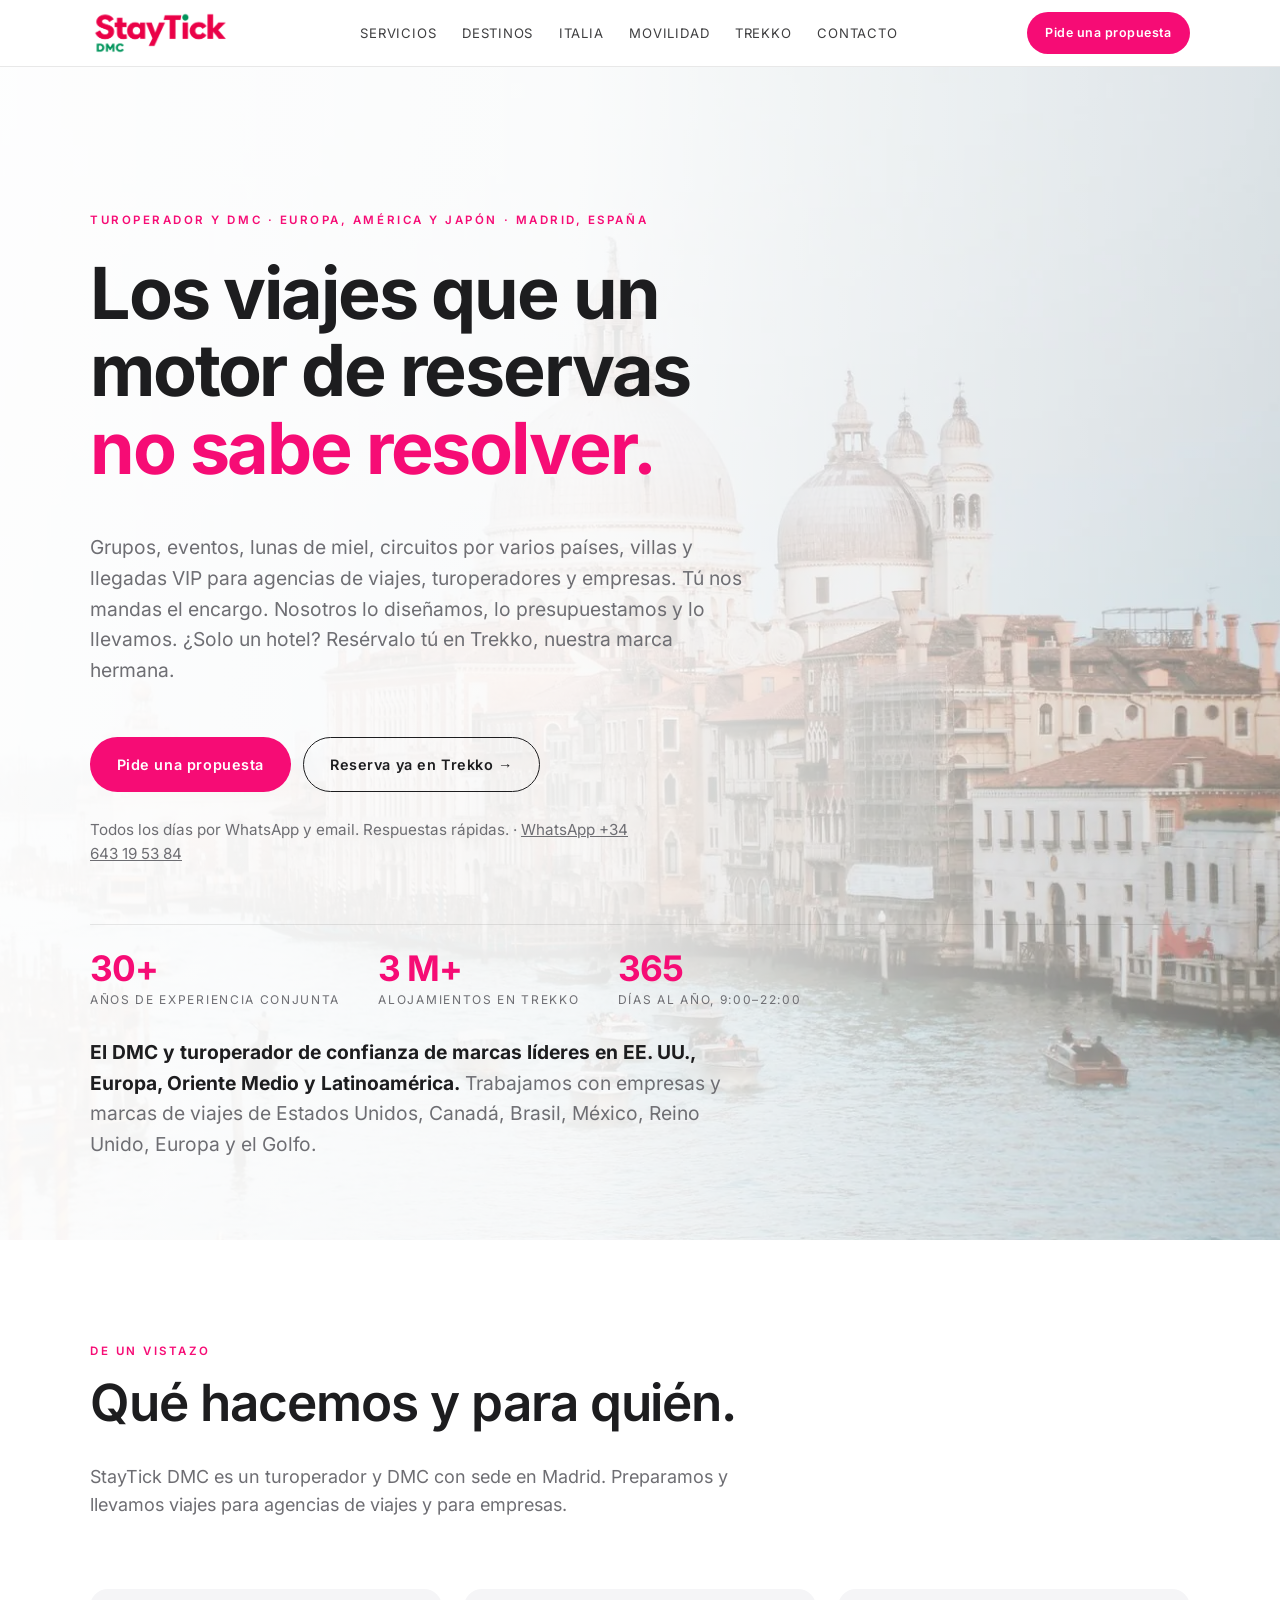
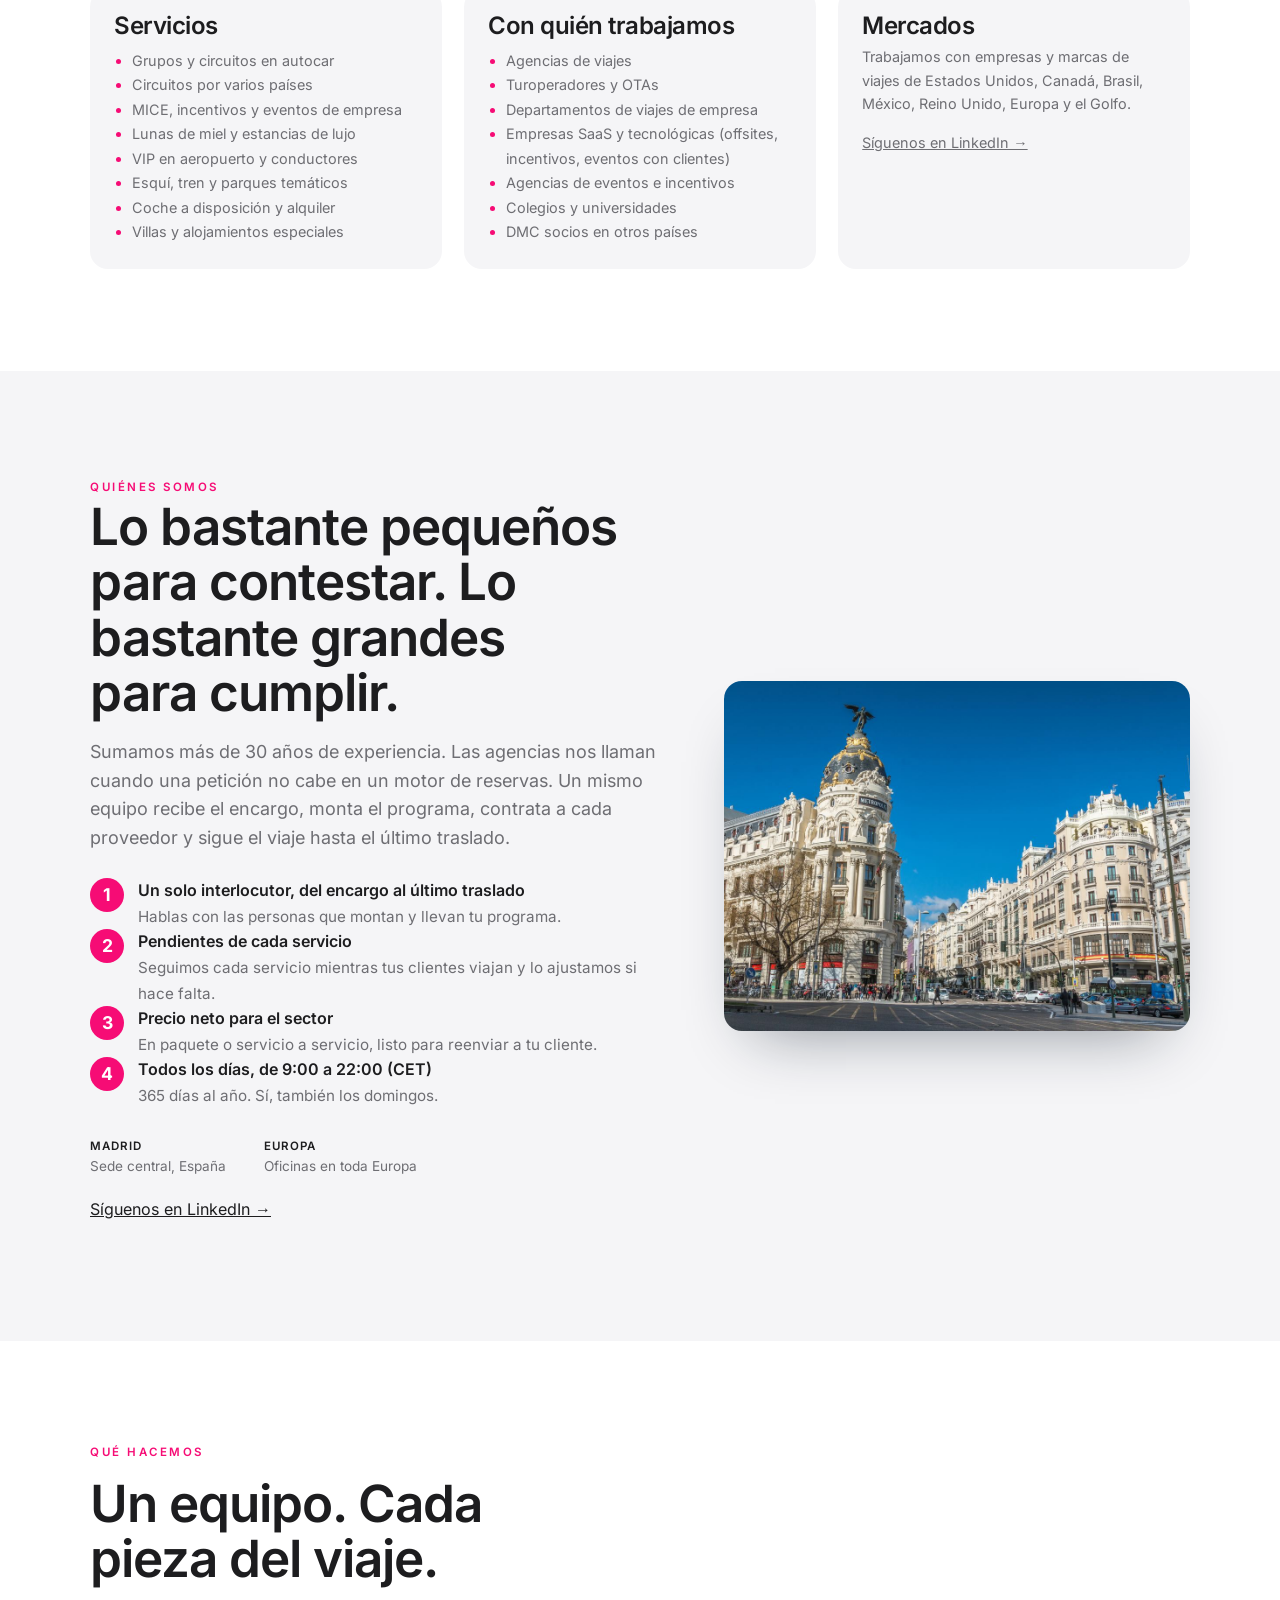
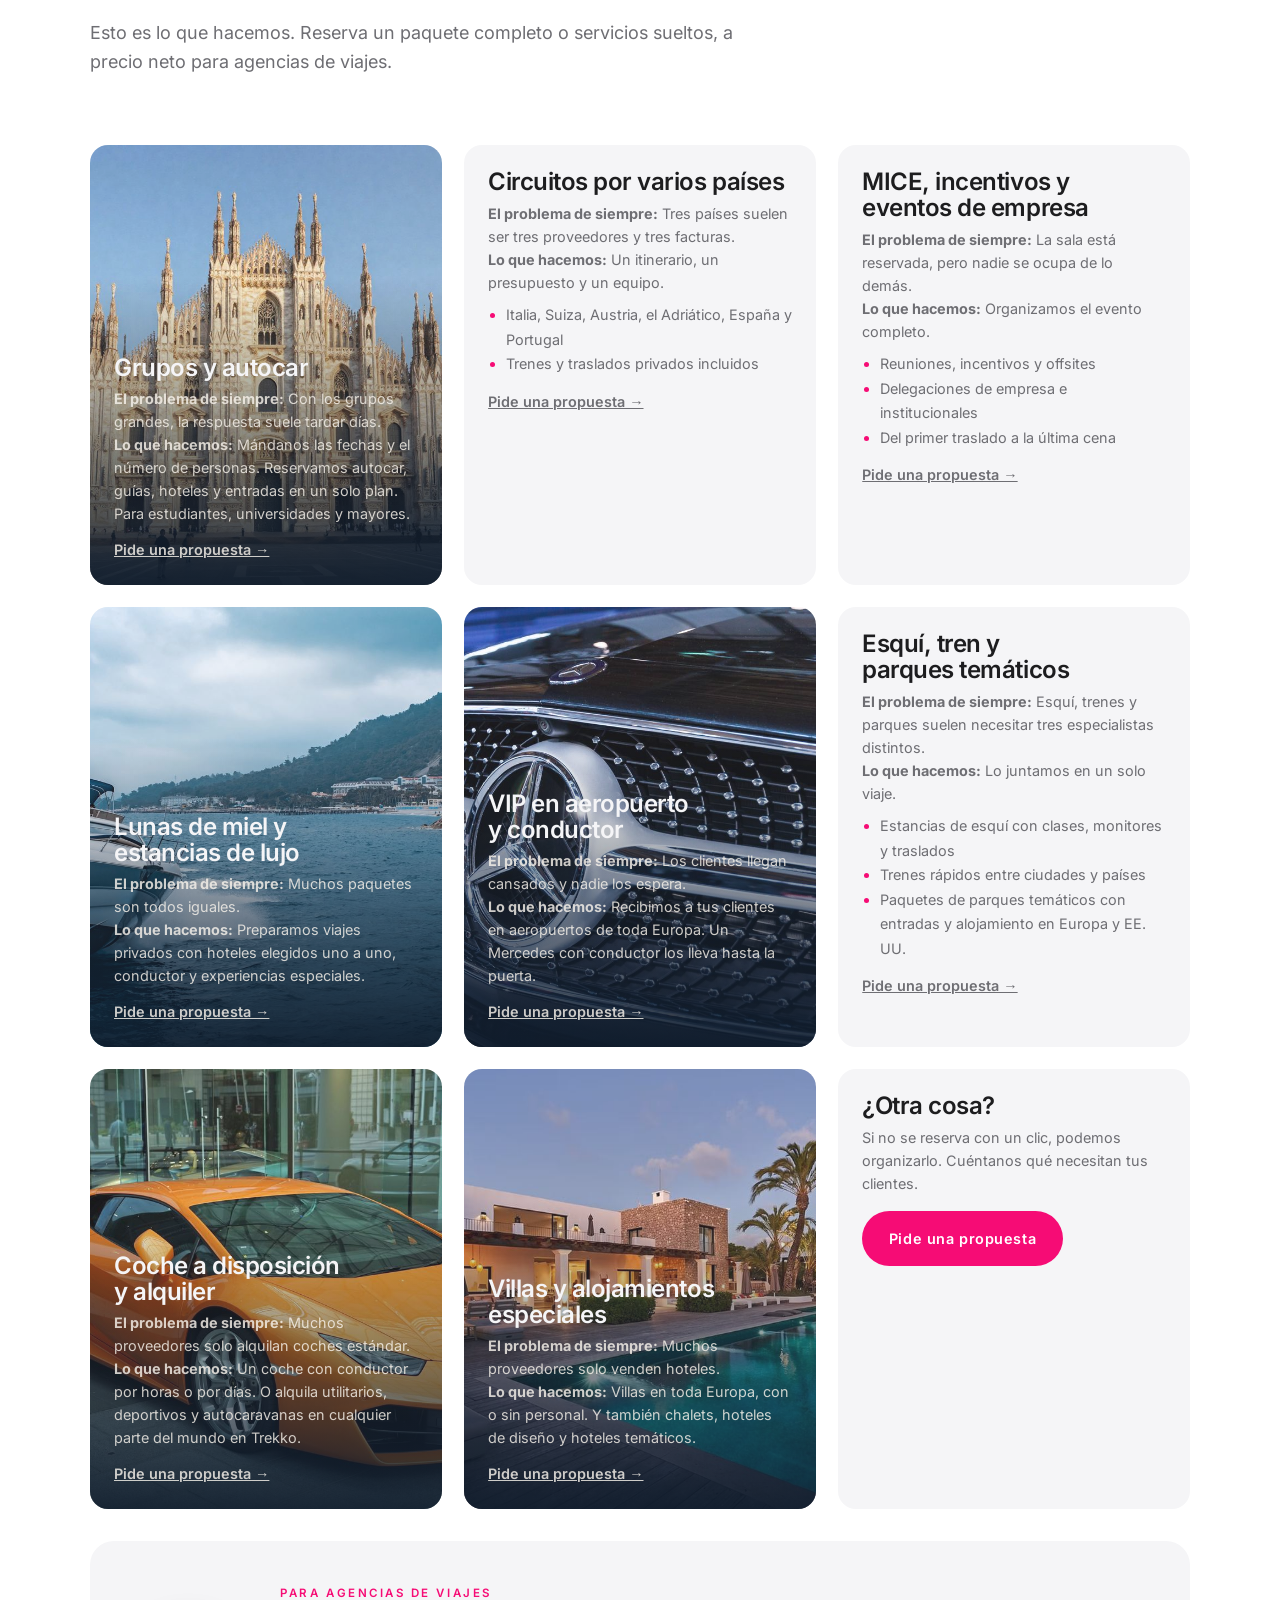
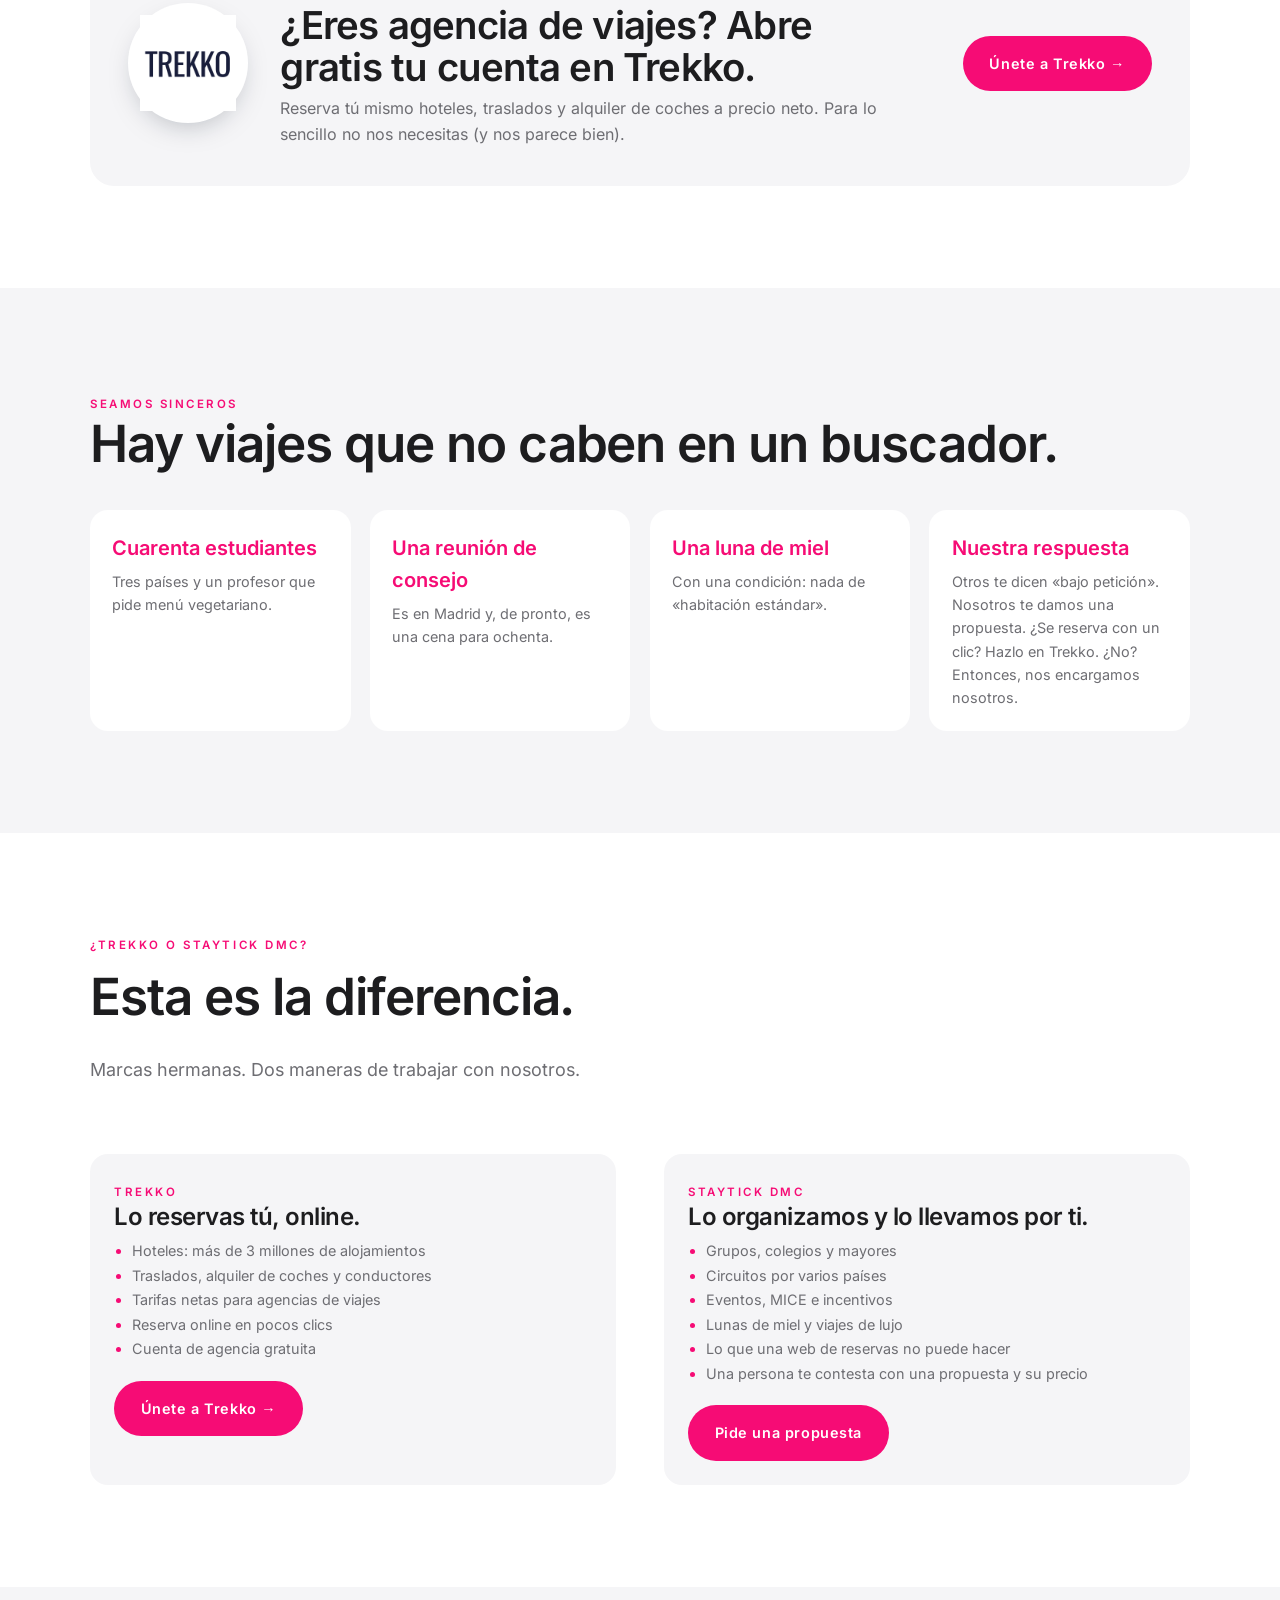
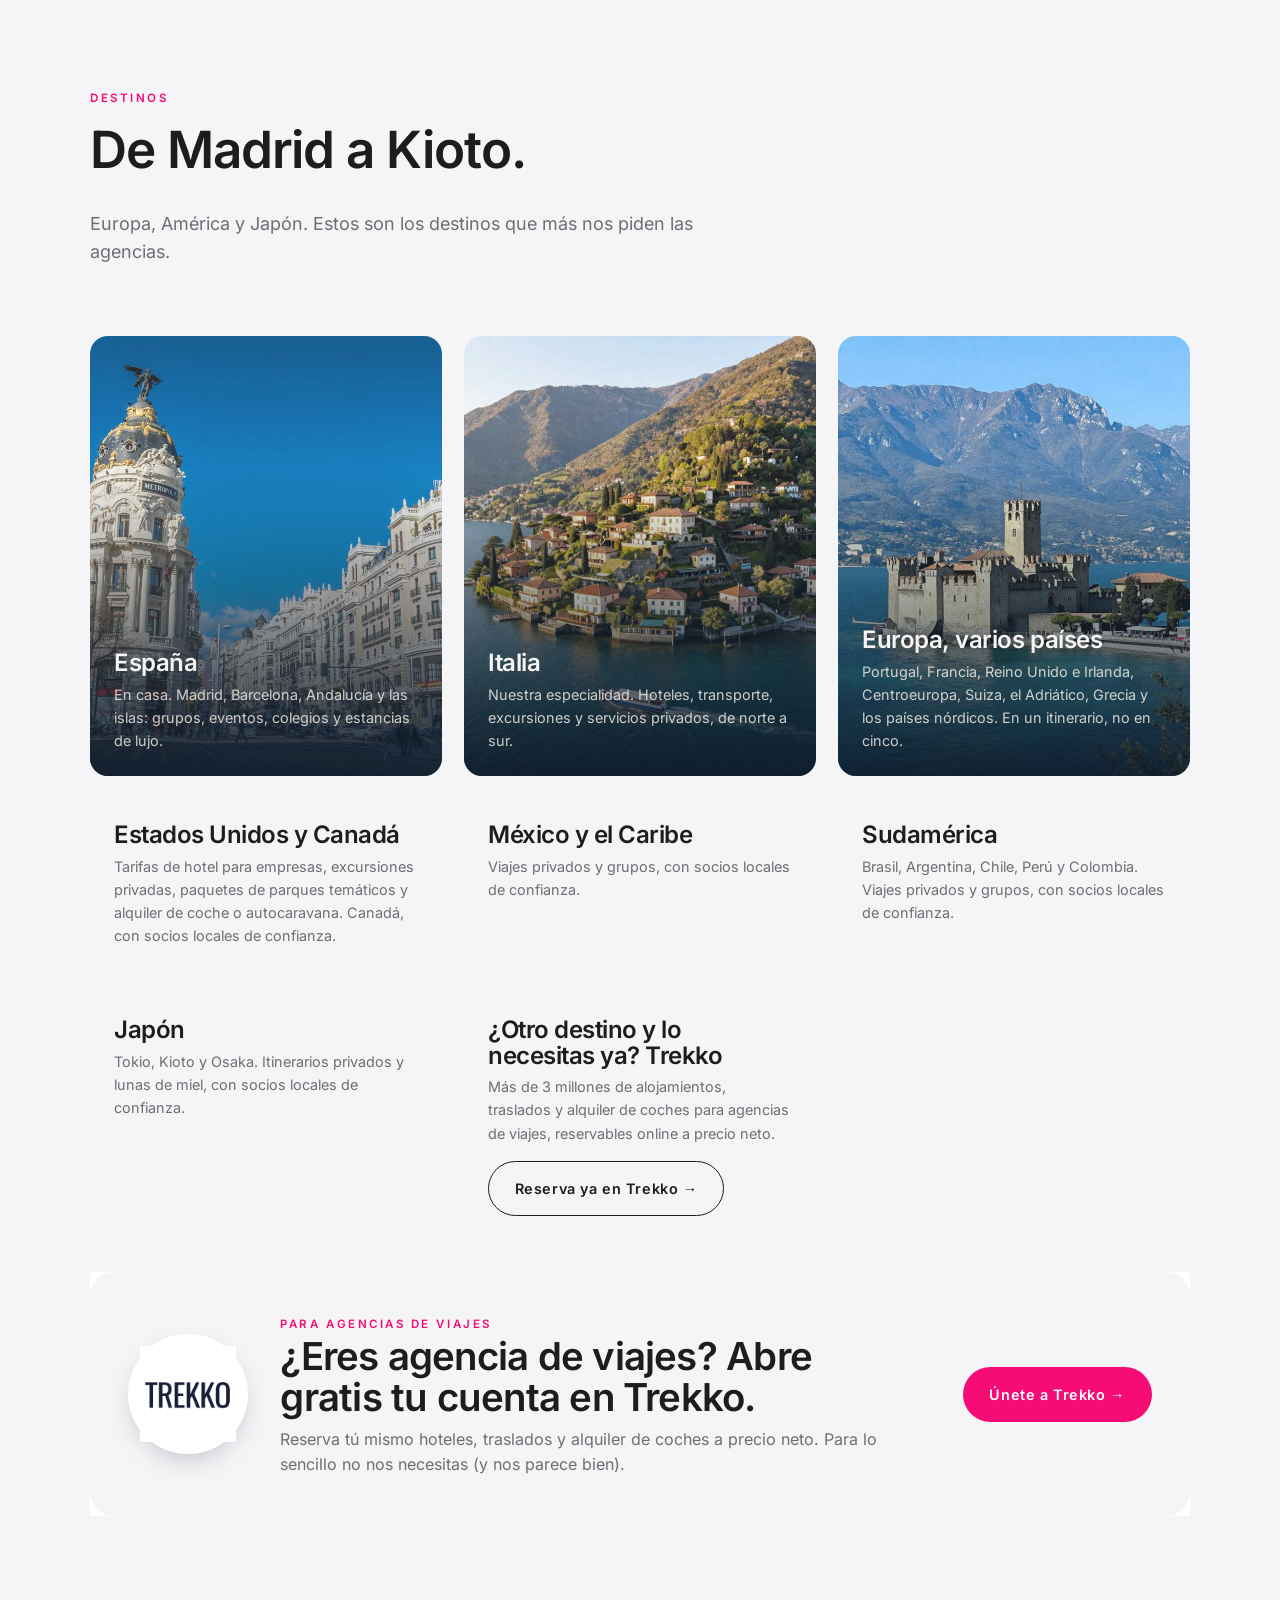
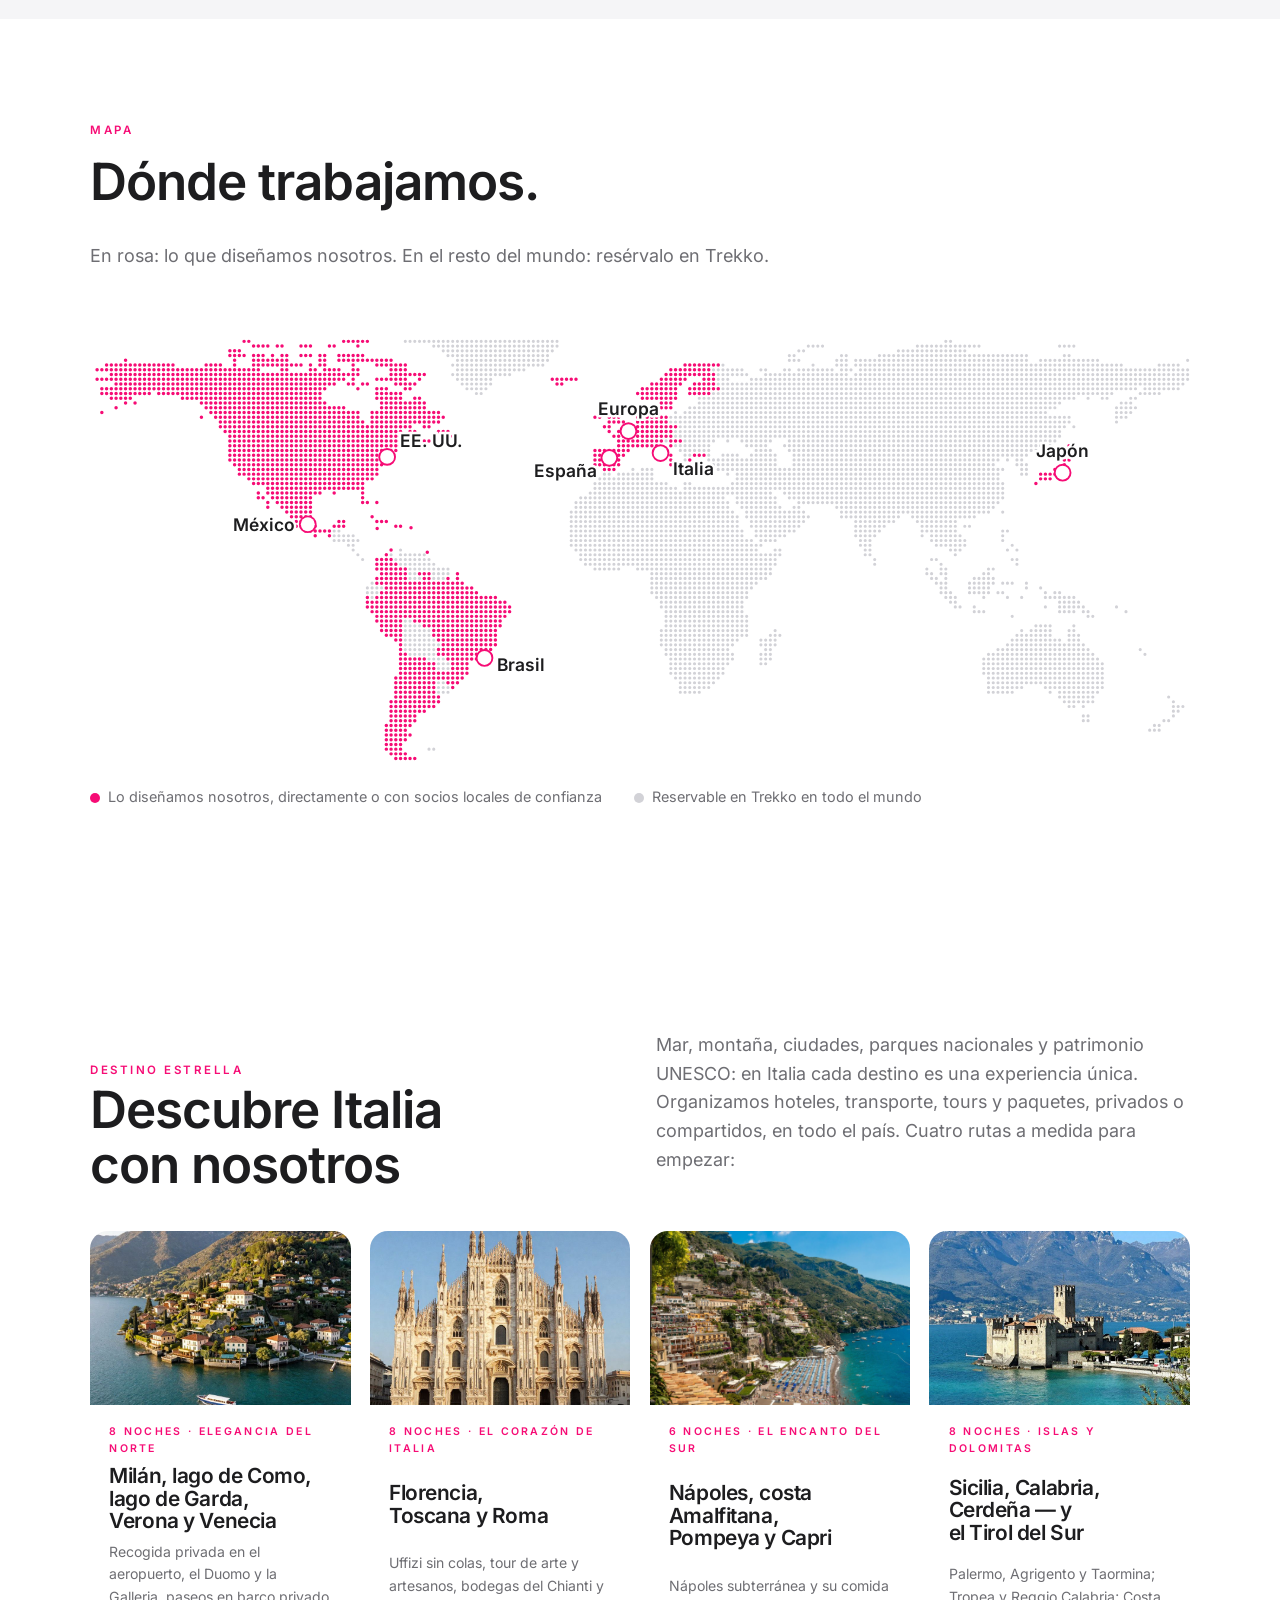
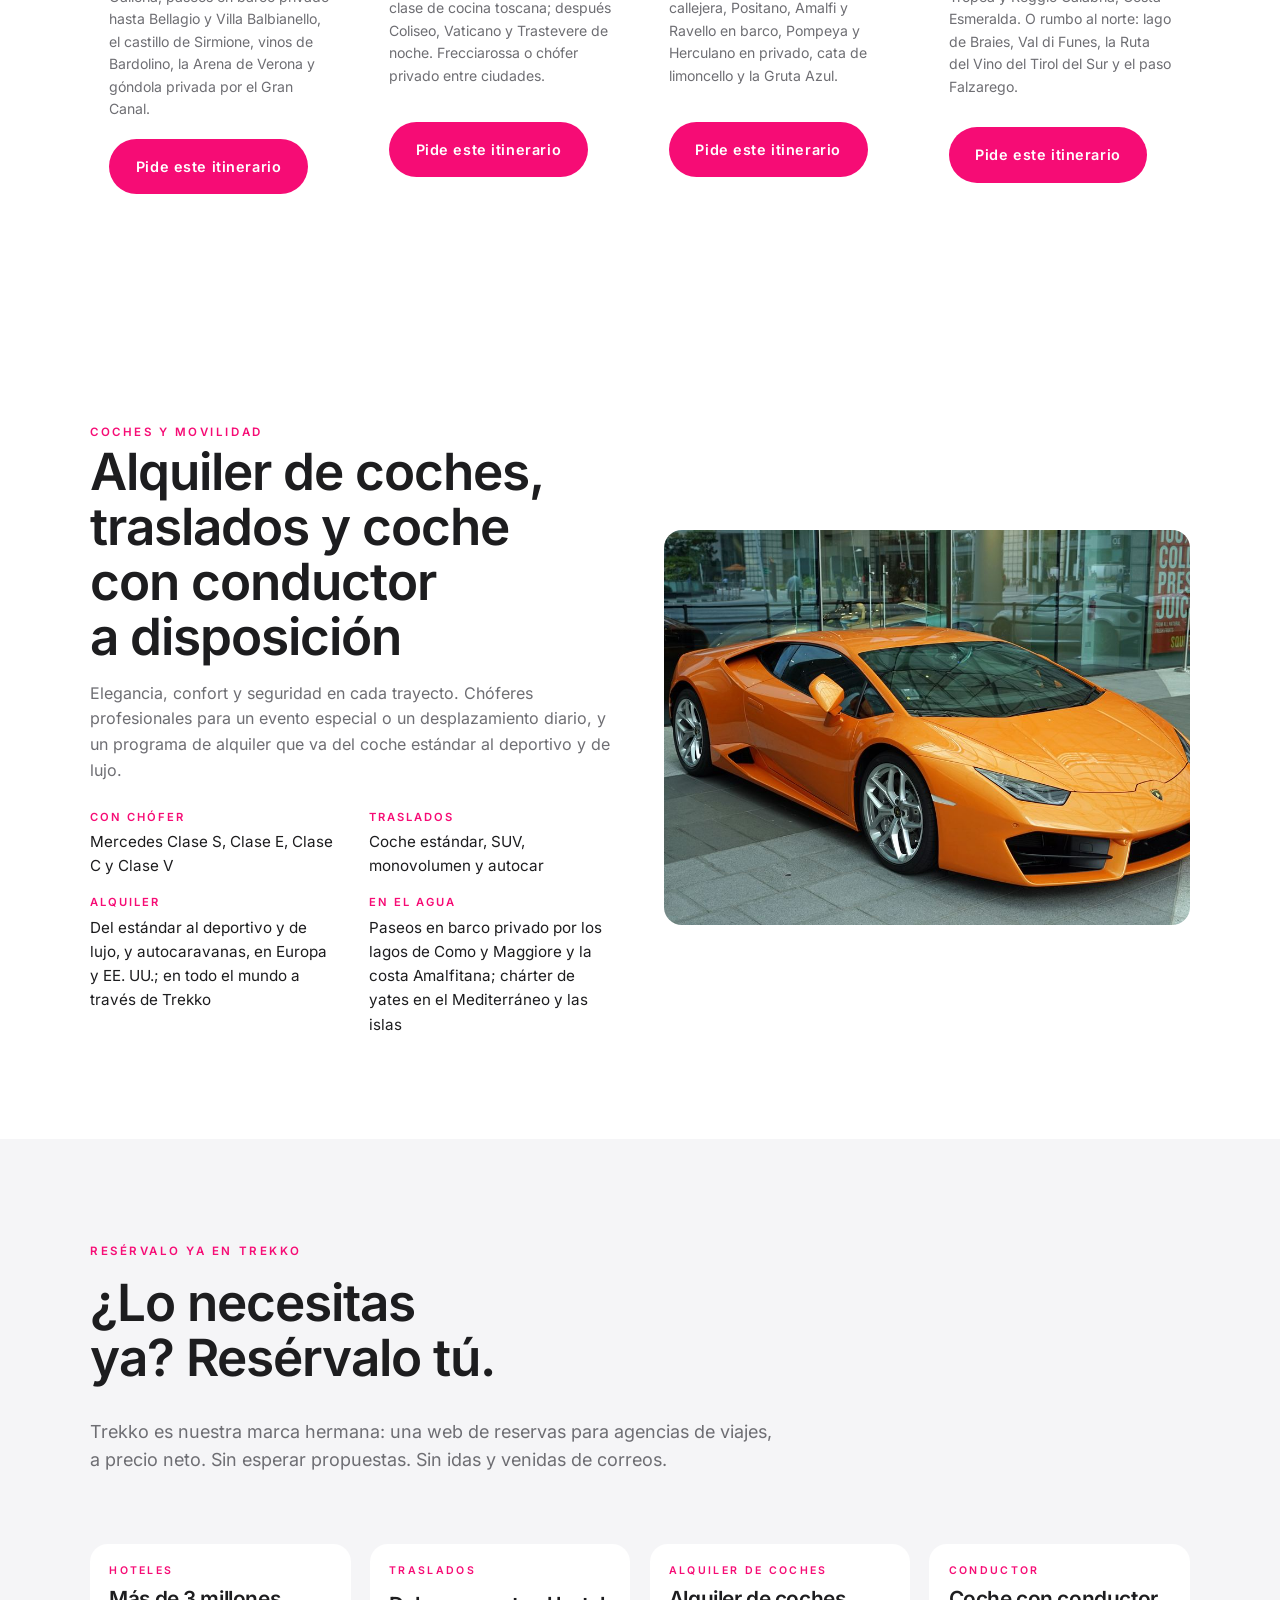
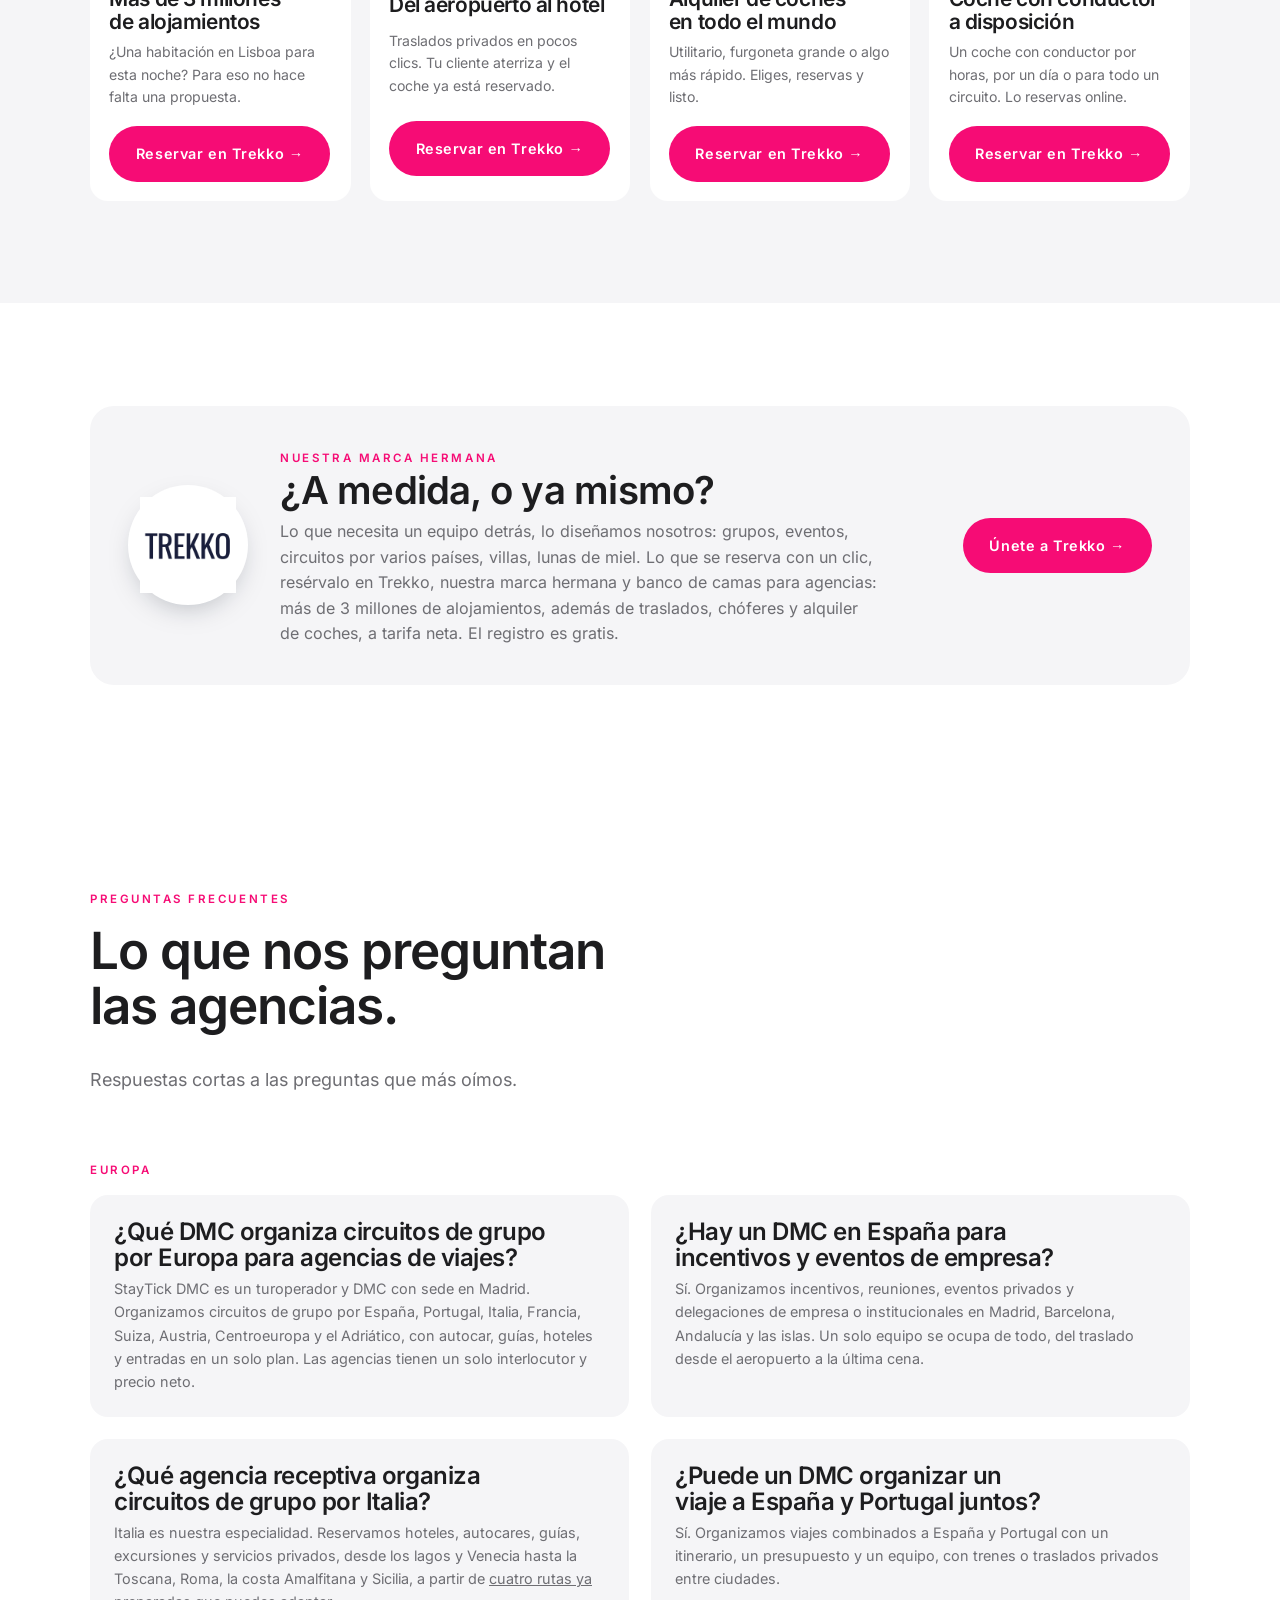
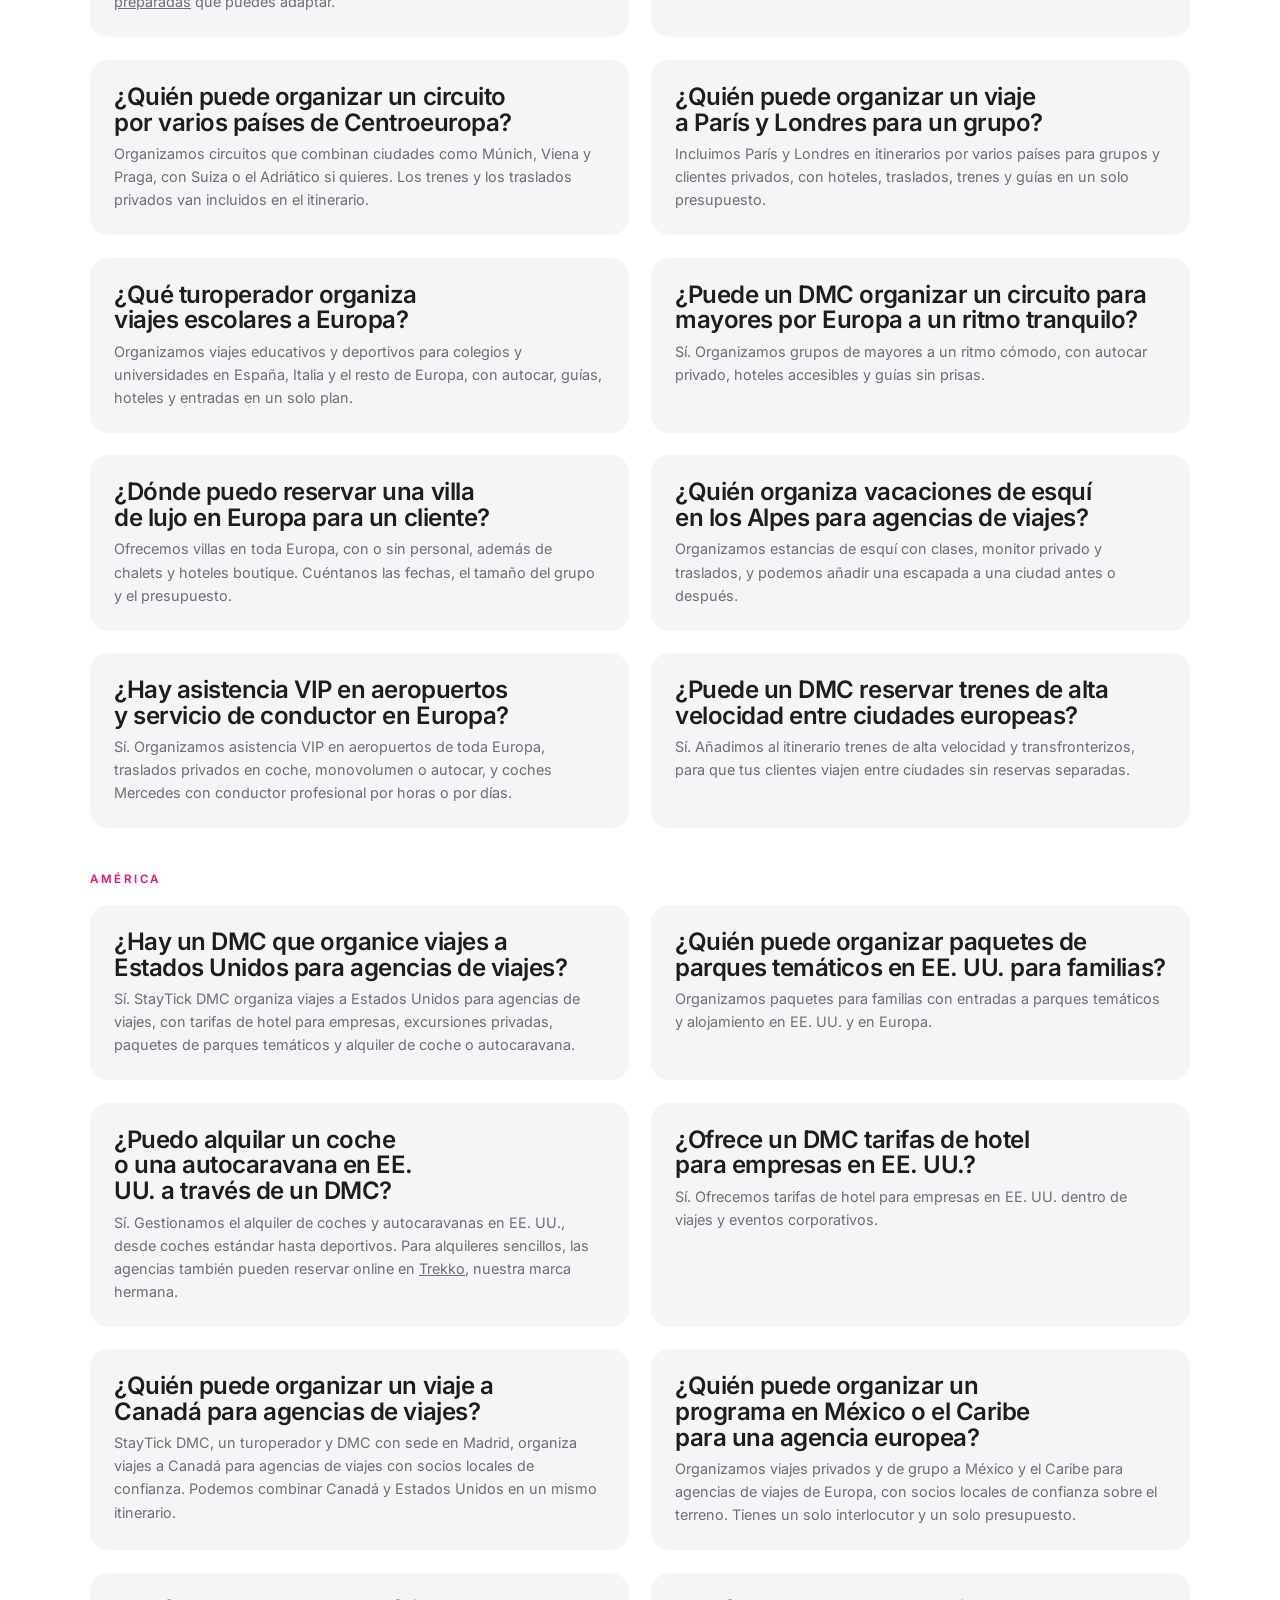
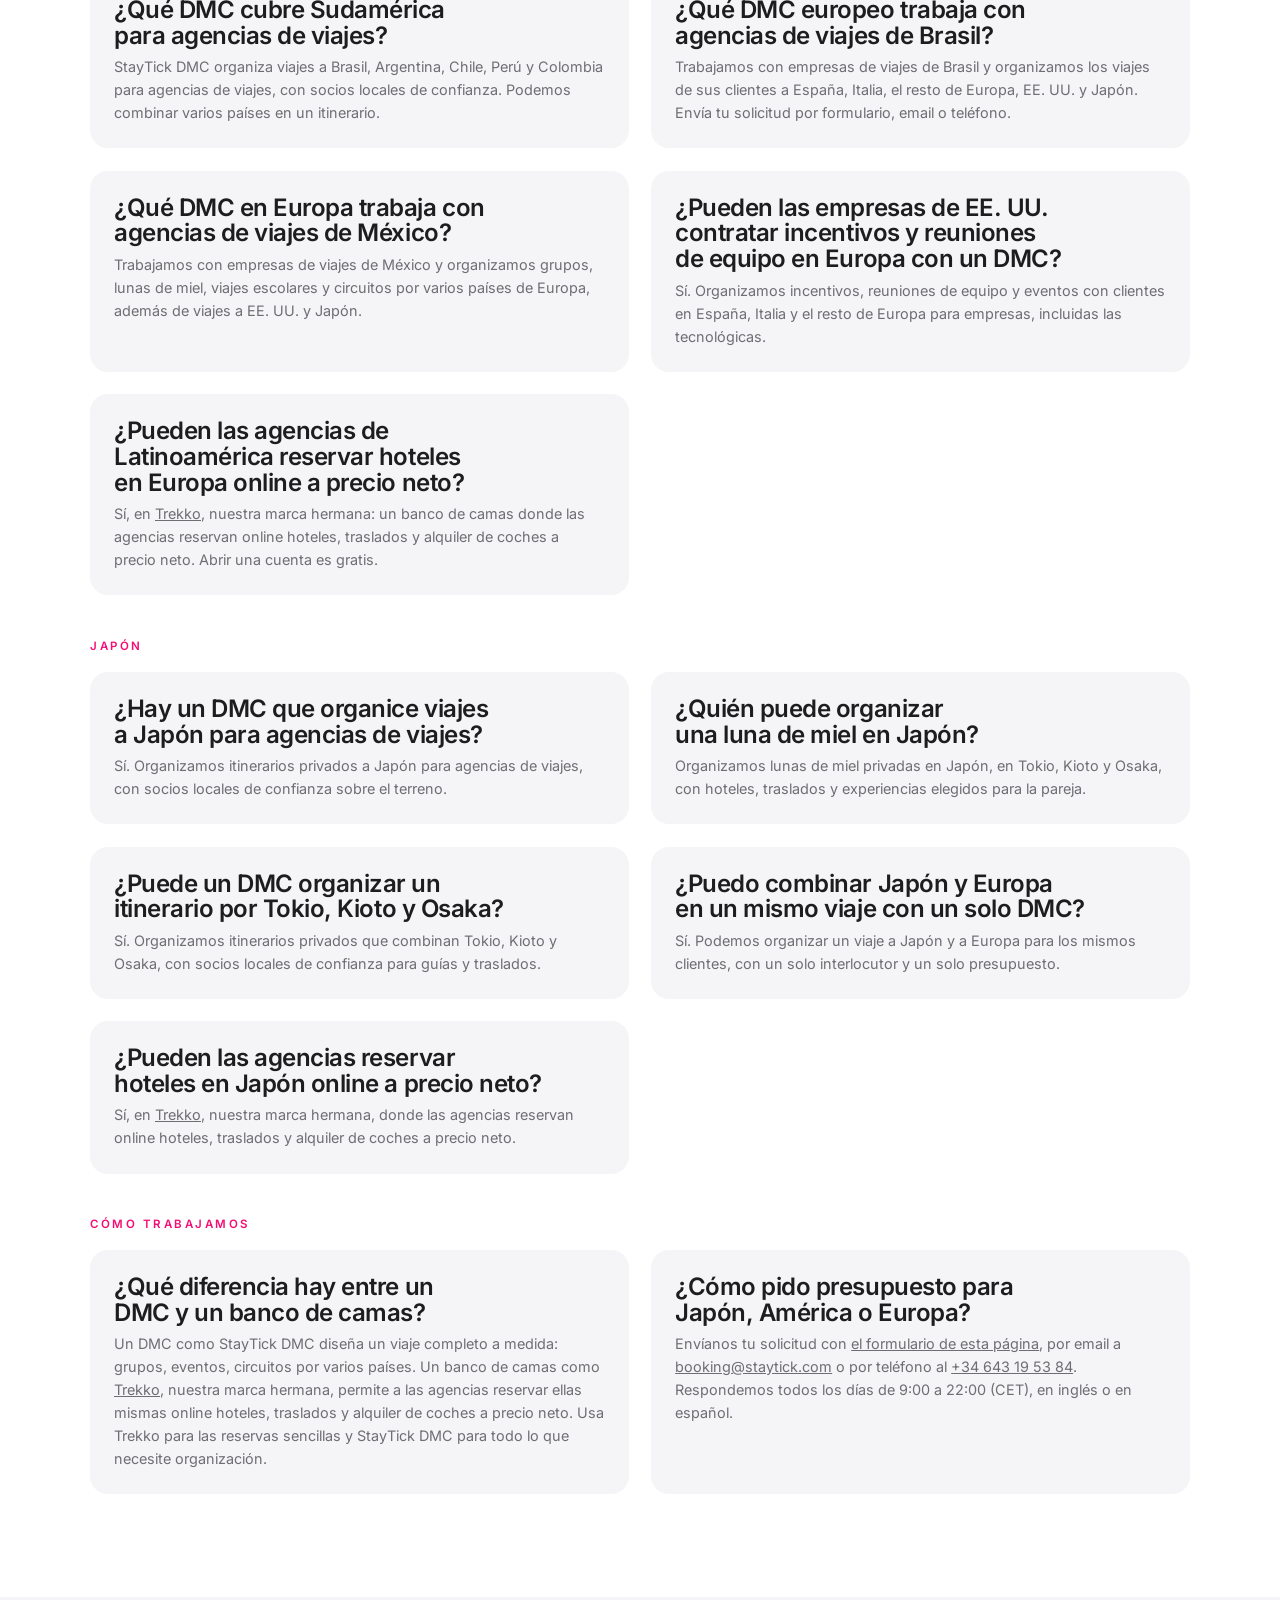
<file: es/index.html>
<!doctype html>
<html lang="es">
<head>
<meta charset="utf-8">
<meta name="viewport" content="width=device-width, initial-scale=1, viewport-fit=cover">
<title>StayTick DMC — Turoperador y DMC para Europa, América y Japón · para agencias de viajes</title>
<meta name="description" content="StayTick DMC es un turoperador y DMC para Europa, América y Japón, para agencias de viajes: grupos, MICE e incentivos, lunas de miel y circuitos por varios países. Con sede en Madrid, España. Pide una propuesta.">
<link rel="canonical" href="https://dmc.staytick.com/es/">
<!-- verificacion buscadores (ganchos; descomentar con el codigo real del panel):
<meta name="msvalidate.01" content="PENDIENTE-BING">
<meta name="yandex-verification" content="PENDIENTE-YANDEX">
-->
<link rel="alternate" hreflang="en" href="https://dmc.staytick.com/">
<link rel="alternate" hreflang="es" href="https://dmc.staytick.com/es/">
<link rel="alternate" hreflang="fr" href="https://dmc.staytick.com/fr/">
<link rel="alternate" hreflang="it" href="https://dmc.staytick.com/it/">
<link rel="alternate" hreflang="ar" href="https://dmc.staytick.com/ar/">
<link rel="alternate" hreflang="ru" href="https://dmc.staytick.com/ru/">
<link rel="alternate" hreflang="pt" href="https://dmc.staytick.com/pt/">
<link rel="alternate" hreflang="x-default" href="https://dmc.staytick.com/">
<meta property="og:type" content="website">
<meta property="og:title" content="StayTick DMC — Turoperador y DMC para Europa, América y Japón · para agencias de viajes">
<meta property="og:description" content="Grupos, MICE, lunas de miel, circuitos por varios países, villas y llegadas VIP para agencias de viajes. Pide una propuesta o reserva online en Trekko, nuestra marca hermana.">
<meta property="og:url" content="https://dmc.staytick.com/es/">
<meta property="og:image" content="https://dmc.staytick.com/img/hero-venice.jpg">
<meta name="twitter:card" content="summary_large_image">
<link rel="icon" href="data:image/svg+xml,%3Csvg xmlns='http://www.w3.org/2000/svg' viewBox='0 0 64 64'%3E%3Crect width='64' height='64' rx='12' fill='%23FFFFFF'/%3E%3Ctext x='32' y='43' font-family='Helvetica,Arial,sans-serif' font-weight='700' font-size='34' fill='%23F60C75' text-anchor='middle'%3ES%3C/text%3E%3C/svg%3E">
<link rel="preload" as="image" type="image/webp" href="/img/hero-venice.webp" imagesrcset="/img/hero-venice-900.webp 900w, /img/hero-venice.webp 1800w" imagesizes="100vw" fetchpriority="high">
<link rel="preload" href="/fonts/inter-latin.woff2" as="font" type="font/woff2" crossorigin>
<script type="application/ld+json">
{"@context":"https://schema.org","@graph":[{"@type":"TravelAgency","@id":"https://dmc.staytick.com/#org","name":"StayTick DMC","legalName":"STAYTICK TRAVEL SL","url":"https://dmc.staytick.com/","logo":"https://dmc.staytick.com/img/staytick-logo.png","image":"https://dmc.staytick.com/img/hero-venice.jpg","description":"StayTick DMC es un turoperador y DMC con sede en Madrid. Preparamos y llevamos viajes para agencias de viajes y para empresas.","telephone":"+34643195384","email":"booking@staytick.com","address":{"@type":"PostalAddress","addressLocality":"Madrid","addressCountry":"ES"},"areaServed":[{"@type":"Country","name":"Spain","identifier":"ES"},{"@type":"Country","name":"Italy","identifier":"IT"},{"@type":"Country","name":"France","identifier":"FR"},{"@type":"Country","name":"Portugal","identifier":"PT"},{"@type":"Country","name":"United Kingdom","identifier":"GB"},{"@type":"Country","name":"Ireland","identifier":"IE"},{"@type":"Country","name":"Germany","identifier":"DE"},{"@type":"Country","name":"Austria","identifier":"AT"},{"@type":"Country","name":"Switzerland","identifier":"CH"},{"@type":"Country","name":"Netherlands","identifier":"NL"},{"@type":"Country","name":"Belgium","identifier":"BE"},{"@type":"Country","name":"Czechia","identifier":"CZ"},{"@type":"Country","name":"Croatia","identifier":"HR"},{"@type":"Country","name":"Greece","identifier":"GR"},{"@type":"Country","name":"Norway","identifier":"NO"},{"@type":"Country","name":"Sweden","identifier":"SE"},{"@type":"Country","name":"Denmark","identifier":"DK"},{"@type":"Country","name":"Finland","identifier":"FI"},{"@type":"Country","name":"Iceland","identifier":"IS"},{"@type":"Country","name":"United States","identifier":"US"},{"@type":"Country","name":"Canada","identifier":"CA"},{"@type":"Country","name":"Mexico","identifier":"MX"},{"@type":"Country","name":"Cuba","identifier":"CU"},{"@type":"Country","name":"Dominican Republic","identifier":"DO"},{"@type":"Country","name":"Jamaica","identifier":"JM"},{"@type":"Country","name":"Puerto Rico","identifier":"PR"},{"@type":"Country","name":"Bahamas","identifier":"BS"},{"@type":"Country","name":"Trinidad and Tobago","identifier":"TT"},{"@type":"Country","name":"Brazil","identifier":"BR"},{"@type":"Country","name":"Argentina","identifier":"AR"},{"@type":"Country","name":"Chile","identifier":"CL"},{"@type":"Country","name":"Peru","identifier":"PE"},{"@type":"Country","name":"Colombia","identifier":"CO"},{"@type":"Country","name":"Japan","identifier":"JP"},{"@type":"Country","name":"United Arab Emirates","identifier":"AE"},{"@type":"Country","name":"Saudi Arabia","identifier":"SA"},{"@type":"Place","name":"Europe"},{"@type":"Place","name":"Caribbean"},{"@type":"Place","name":"South America"}],"knowsLanguage":["en","es"],"openingHours":"Mo-Su 09:00-22:00","contactPoint":{"@type":"ContactPoint","contactType":"sales","email":"booking@staytick.com","telephone":"+34643195384","availableLanguage":["en","es"]},"sameAs":["https://www.linkedin.com/company/staytick","https://staytick.com/"]},{"@type":"FAQPage","@id":"https://dmc.staytick.com/es/#faq","inLanguage":"es","mainEntity":[{"@type":"Question","name":"¿Qué DMC organiza circuitos de grupo por Europa para agencias de viajes?","acceptedAnswer":{"@type":"Answer","text":"StayTick DMC es un turoperador y DMC con sede en Madrid. Organizamos circuitos de grupo por España, Portugal, Italia, Francia, Suiza, Austria, Centroeuropa y el Adriático, con autocar, guías, hoteles y entradas en un solo plan. Las agencias tienen un solo interlocutor y precio neto."}},{"@type":"Question","name":"¿Hay un DMC en España para incentivos y eventos de empresa?","acceptedAnswer":{"@type":"Answer","text":"Sí. Organizamos incentivos, reuniones, eventos privados y delegaciones de empresa o institucionales en Madrid, Barcelona, Andalucía y las islas. Un solo equipo se ocupa de todo, del traslado desde el aeropuerto a la última cena."}},{"@type":"Question","name":"¿Qué agencia receptiva organiza circuitos de grupo por Italia?","acceptedAnswer":{"@type":"Answer","text":"Italia es nuestra especialidad. Reservamos hoteles, autocares, guías, excursiones y servicios privados, desde los lagos y Venecia hasta la Toscana, Roma, la costa Amalfitana y Sicilia, a partir de cuatro rutas ya preparadas que puedes adaptar."}},{"@type":"Question","name":"¿Puede un DMC organizar un viaje a España y Portugal juntos?","acceptedAnswer":{"@type":"Answer","text":"Sí. Organizamos viajes combinados a España y Portugal con un itinerario, un presupuesto y un equipo, con trenes o traslados privados entre ciudades."}},{"@type":"Question","name":"¿Quién puede organizar un circuito por varios países de Centroeuropa?","acceptedAnswer":{"@type":"Answer","text":"Organizamos circuitos que combinan ciudades como Múnich, Viena y Praga, con Suiza o el Adriático si quieres. Los trenes y los traslados privados van incluidos en el itinerario."}},{"@type":"Question","name":"¿Quién puede organizar un viaje a París y Londres para un grupo?","acceptedAnswer":{"@type":"Answer","text":"Incluimos París y Londres en itinerarios por varios países para grupos y clientes privados, con hoteles, traslados, trenes y guías en un solo presupuesto."}},{"@type":"Question","name":"¿Qué turoperador organiza viajes escolares a Europa?","acceptedAnswer":{"@type":"Answer","text":"Organizamos viajes educativos y deportivos para colegios y universidades en España, Italia y el resto de Europa, con autocar, guías, hoteles y entradas en un solo plan."}},{"@type":"Question","name":"¿Puede un DMC organizar un circuito para mayores por Europa a un ritmo tranquilo?","acceptedAnswer":{"@type":"Answer","text":"Sí. Organizamos grupos de mayores a un ritmo cómodo, con autocar privado, hoteles accesibles y guías sin prisas."}},{"@type":"Question","name":"¿Dónde puedo reservar una villa de lujo en Europa para un cliente?","acceptedAnswer":{"@type":"Answer","text":"Ofrecemos villas en toda Europa, con o sin personal, además de chalets y hoteles boutique. Cuéntanos las fechas, el tamaño del grupo y el presupuesto."}},{"@type":"Question","name":"¿Quién organiza vacaciones de esquí en los Alpes para agencias de viajes?","acceptedAnswer":{"@type":"Answer","text":"Organizamos estancias de esquí con clases, monitor privado y traslados, y podemos añadir una escapada a una ciudad antes o después."}},{"@type":"Question","name":"¿Hay asistencia VIP en aeropuertos y servicio de conductor en Europa?","acceptedAnswer":{"@type":"Answer","text":"Sí. Organizamos asistencia VIP en aeropuertos de toda Europa, traslados privados en coche, monovolumen o autocar, y coches Mercedes con conductor profesional por horas o por días."}},{"@type":"Question","name":"¿Puede un DMC reservar trenes de alta velocidad entre ciudades europeas?","acceptedAnswer":{"@type":"Answer","text":"Sí. Añadimos al itinerario trenes de alta velocidad y transfronterizos, para que tus clientes viajen entre ciudades sin reservas separadas."}},{"@type":"Question","name":"¿Hay un DMC que organice viajes a Estados Unidos para agencias de viajes?","acceptedAnswer":{"@type":"Answer","text":"Sí. StayTick DMC organiza viajes a Estados Unidos para agencias de viajes, con tarifas de hotel para empresas, excursiones privadas, paquetes de parques temáticos y alquiler de coche o autocaravana."}},{"@type":"Question","name":"¿Quién puede organizar paquetes de parques temáticos en EE. UU. para familias?","acceptedAnswer":{"@type":"Answer","text":"Organizamos paquetes para familias con entradas a parques temáticos y alojamiento en EE. UU. y en Europa."}},{"@type":"Question","name":"¿Puedo alquilar un coche o una autocaravana en EE. UU. a través de un DMC?","acceptedAnswer":{"@type":"Answer","text":"Sí. Gestionamos el alquiler de coches y autocaravanas en EE. UU., desde coches estándar hasta deportivos. Para alquileres sencillos, las agencias también pueden reservar online en Trekko, nuestra marca hermana."}},{"@type":"Question","name":"¿Ofrece un DMC tarifas de hotel para empresas en EE. UU.?","acceptedAnswer":{"@type":"Answer","text":"Sí. Ofrecemos tarifas de hotel para empresas en EE. UU. dentro de viajes y eventos corporativos."}},{"@type":"Question","name":"¿Quién puede organizar un viaje a Canadá para agencias de viajes?","acceptedAnswer":{"@type":"Answer","text":"StayTick DMC, un turoperador y DMC con sede en Madrid, organiza viajes a Canadá para agencias de viajes con socios locales de confianza. Podemos combinar Canadá y Estados Unidos en un mismo itinerario."}},{"@type":"Question","name":"¿Quién puede organizar un programa en México o el Caribe para una agencia europea?","acceptedAnswer":{"@type":"Answer","text":"Organizamos viajes privados y de grupo a México y el Caribe para agencias de viajes de Europa, con socios locales de confianza sobre el terreno. Tienes un solo interlocutor y un solo presupuesto."}},{"@type":"Question","name":"¿Qué DMC cubre Sudamérica para agencias de viajes?","acceptedAnswer":{"@type":"Answer","text":"StayTick DMC organiza viajes a Brasil, Argentina, Chile, Perú y Colombia para agencias de viajes, con socios locales de confianza. Podemos combinar varios países en un itinerario."}},{"@type":"Question","name":"¿Qué DMC europeo trabaja con agencias de viajes de Brasil?","acceptedAnswer":{"@type":"Answer","text":"Trabajamos con empresas de viajes de Brasil y organizamos los viajes de sus clientes a España, Italia, el resto de Europa, EE. UU. y Japón. Envía tu solicitud por formulario, email o teléfono."}},{"@type":"Question","name":"¿Qué DMC en Europa trabaja con agencias de viajes de México?","acceptedAnswer":{"@type":"Answer","text":"Trabajamos con empresas de viajes de México y organizamos grupos, lunas de miel, viajes escolares y circuitos por varios países de Europa, además de viajes a EE. UU. y Japón."}},{"@type":"Question","name":"¿Pueden las empresas de EE. UU. contratar incentivos y reuniones de equipo en Europa con un DMC?","acceptedAnswer":{"@type":"Answer","text":"Sí. Organizamos incentivos, reuniones de equipo y eventos con clientes en España, Italia y el resto de Europa para empresas, incluidas las tecnológicas."}},{"@type":"Question","name":"¿Pueden las agencias de Latinoamérica reservar hoteles en Europa online a precio neto?","acceptedAnswer":{"@type":"Answer","text":"Sí, en Trekko, nuestra marca hermana: un banco de camas donde las agencias reservan online hoteles, traslados y alquiler de coches a precio neto. Abrir una cuenta es gratis."}},{"@type":"Question","name":"¿Hay un DMC que organice viajes a Japón para agencias de viajes?","acceptedAnswer":{"@type":"Answer","text":"Sí. Organizamos itinerarios privados a Japón para agencias de viajes, con socios locales de confianza sobre el terreno."}},{"@type":"Question","name":"¿Quién puede organizar una luna de miel en Japón?","acceptedAnswer":{"@type":"Answer","text":"Organizamos lunas de miel privadas en Japón, en Tokio, Kioto y Osaka, con hoteles, traslados y experiencias elegidos para la pareja."}},{"@type":"Question","name":"¿Puede un DMC organizar un itinerario por Tokio, Kioto y Osaka?","acceptedAnswer":{"@type":"Answer","text":"Sí. Organizamos itinerarios privados que combinan Tokio, Kioto y Osaka, con socios locales de confianza para guías y traslados."}},{"@type":"Question","name":"¿Puedo combinar Japón y Europa en un mismo viaje con un solo DMC?","acceptedAnswer":{"@type":"Answer","text":"Sí. Podemos organizar un viaje a Japón y a Europa para los mismos clientes, con un solo interlocutor y un solo presupuesto."}},{"@type":"Question","name":"¿Pueden las agencias reservar hoteles en Japón online a precio neto?","acceptedAnswer":{"@type":"Answer","text":"Sí, en Trekko, nuestra marca hermana, donde las agencias reservan online hoteles, traslados y alquiler de coches a precio neto."}},{"@type":"Question","name":"¿Qué diferencia hay entre un DMC y un banco de camas?","acceptedAnswer":{"@type":"Answer","text":"Un DMC como StayTick DMC diseña un viaje completo a medida: grupos, eventos, circuitos por varios países. Un banco de camas como Trekko, nuestra marca hermana, permite a las agencias reservar ellas mismas online hoteles, traslados y alquiler de coches a precio neto. Usa Trekko para las reservas sencillas y StayTick DMC para todo lo que necesite organización."}},{"@type":"Question","name":"¿Cómo pido presupuesto para Japón, América o Europa?","acceptedAnswer":{"@type":"Answer","text":"Envíanos tu solicitud con el formulario de esta página, por email a booking@staytick.com o por teléfono al +34 643 19 53 84. Respondemos todos los días de 9:00 a 22:00 (CET), en inglés o en español."}}]}]}
</script>
<link rel="stylesheet" href="/css/site.css">
</head>
<body data-contact-email="booking@staytick.com">

<nav class="nav" aria-label="Principal">
  <div class="wrap">
    <a class="brand" href="#top"><img src="/img/staytick-logo.png" alt="StayTick" width="141" height="48"></a>
    <ul>
      <li><a href="#services">Servicios</a></li>
      <li><a href="#destinations">Destinos</a></li>
      <li><a href="#italy">Italia</a></li>
      <li><a href="#fleet">Movilidad</a></li>
      <li><a href="#trekko">Trekko</a></li>
      <li><a href="#contact">Contacto</a></li>
    </ul>
    <a class="btn btn-gold cta" href="#partner">Pide una propuesta</a>
  </div>
</nav>

<header class="hero" id="top">
  <picture>
    <source type="image/webp" srcset="/img/hero-venice-900.webp 900w, /img/hero-venice.webp 1800w" sizes="100vw">
    <img src="/img/hero-venice.jpg" srcset="/img/hero-venice-900.jpg 900w, /img/hero-venice.jpg 1800w" sizes="100vw" alt="Gran Canal de Venecia al atardecer" width="1800" height="1200" fetchpriority="high">
  </picture>
  <div class="wrap">
    <span class="eyebrow">Turoperador y DMC · Europa, América y Japón · Madrid, España</span>
    <h1>Los viajes que un motor de reservas <em>no sabe resolver.</em></h1>
    <p>Grupos, eventos, lunas de miel, circuitos por varios países, villas y llegadas VIP para agencias de viajes, turoperadores y empresas. Tú nos mandas el encargo. Nosotros lo diseñamos, lo presupuestamos y lo llevamos. ¿Solo un hotel? Resérvalo tú en Trekko, nuestra marca hermana.</p>
    <div class="actions">
      <a class="btn btn-gold" href="#partner">Pide una propuesta</a>
      <a class="btn btn-ghost" href="https://trekko.co/signup?from=es&amp;utm_source=dmc&amp;utm_medium=web&amp;utm_campaign=hero" rel="noopener">Reserva ya en Trekko →</a>
    </div>
    <p style="margin:0;font-size:.95rem">Todos los días por WhatsApp y email. Respuestas rápidas. · <a href="https://wa.me/34643195384?text=Hola%20StayTick%20DMC%2C%20somos%20una%20agencia%20de%20viajes%20y%20necesitamos%20una%20propuesta." rel="noopener" target="_blank">WhatsApp +34 643 19 53 84</a></p>
    <div class="stats">
      <div><b>30+</b><span>Años de experiencia conjunta</span></div>
      <div><b>3 M+</b><span>Alojamientos en Trekko</span></div>
      <div><b>365</b><span>Días al año, 9:00–22:00</span></div>
    </div>
    <p style="margin:0"><b style="color:var(--ink)">El DMC y turoperador de confianza de marcas líderes en EE. UU., Europa, Oriente Medio y Latinoamérica.</b> Trabajamos con empresas y marcas de viajes de Estados Unidos, Canadá, Brasil, México, Reino Unido, Europa y el Golfo.</p>
  </div>
</header>

<section class="services" id="what-we-do">
  <div class="wrap">
    <div class="sec-head">
      <span class="eyebrow">De un vistazo</span>
      <h2>Qué hacemos y para quién.</h2>
      <p class="lead">StayTick DMC es un turoperador y DMC con sede en Madrid. Preparamos y llevamos viajes para agencias de viajes y para empresas.</p>
    </div>
    <div class="svc-grid">
      <article class="svc text"><div><h3>Servicios</h3><ul><li>Grupos y circuitos en autocar</li><li>Circuitos por varios países</li><li>MICE, incentivos y eventos de empresa</li><li>Lunas de miel y estancias de lujo</li><li>VIP en aeropuerto y conductores</li><li>Esquí, tren y parques temáticos</li><li>Coche a disposición y alquiler</li><li>Villas y alojamientos especiales</li></ul></div></article>
      <article class="svc text"><div><h3>Con quién trabajamos</h3><ul><li>Agencias de viajes</li><li>Turoperadores y OTAs</li><li>Departamentos de viajes de empresa</li><li>Empresas SaaS y tecnológicas (offsites, incentivos, eventos con clientes)</li><li>Agencias de eventos e incentivos</li><li>Colegios y universidades</li><li>DMC socios en otros países</li></ul></div></article>
      <article class="svc text"><div><h3>Mercados</h3><p>Trabajamos con empresas y marcas de viajes de Estados Unidos, Canadá, Brasil, México, Reino Unido, Europa y el Golfo.</p><p style="margin-top:1rem"><a href="https://www.linkedin.com/company/staytick" rel="noopener">Síguenos en LinkedIn →</a></p></div></article>
    </div>
  </div>
</section>

<section class="about" id="about">
  <div class="wrap grid">
    <div>
      <span class="eyebrow">Quiénes somos</span>
      <h2>Lo bastante pequeños para contestar. Lo bastante grandes para cumplir.</h2>
      <p class="lead">Sumamos más de 30 años de experiencia. Las agencias nos llaman cuando una petición no cabe en un motor de reservas. Un mismo equipo recibe el encargo, monta el programa, contrata a cada proveedor y sigue el viaje hasta el último traslado.</p>
      <div class="pillars">
        <ul>
          <li><i>1</i><div><b>Un solo interlocutor, del encargo al último traslado</b><span>Hablas con las personas que montan y llevan tu programa.</span></div></li>
          <li><i>2</i><div><b>Pendientes de cada servicio</b><span>Seguimos cada servicio mientras tus clientes viajan y lo ajustamos si hace falta.</span></div></li>
          <li><i>3</i><div><b>Precio neto para el sector</b><span>En paquete o servicio a servicio, listo para reenviar a tu cliente.</span></div></li>
          <li><i>4</i><div><b>Todos los días, de 9:00 a 22:00 (CET)</b><span>365 días al año. Sí, también los domingos.</span></div></li>
        </ul>
      </div>
      <div class="offices">
        <div><b>Madrid</b>Sede central, España</div>
        <div><b>Europa</b>Oficinas en toda Europa</div>
      </div>
      <p style="margin-top:1.2rem"><a href="https://www.linkedin.com/company/staytick" rel="noopener">Síguenos en LinkedIn →</a></p>
    </div>
    <div class="photo"><img src="/img/madrid.jpg" alt="Gran Vía de Madrid, sede de StayTick DMC" loading="lazy"></div>
  </div>
</section>

<section class="services" id="services">
  <div class="wrap">
    <div class="sec-head">
      <span class="eyebrow">Qué hacemos</span>
      <h2>Un equipo. Cada pieza del viaje.</h2>
      <p class="lead">Esto es lo que hacemos. Reserva un paquete completo o servicios sueltos, a precio neto para agencias de viajes.</p>
    </div>
    <div class="svc-grid">
      <article class="svc"><img src="/img/milan.jpg" alt="Fachada de la catedral de Milán" loading="lazy"><div><h3>Grupos y autocar</h3><p><b>El problema de siempre:</b> Con los grupos grandes, la respuesta suele tardar días.</p><p><b>Lo que hacemos:</b> Mándanos las fechas y el número de personas. Reservamos autocar, guías, hoteles y entradas en un solo plan. Para estudiantes, universidades y mayores.</p><p style="margin-top:.8rem"><a href="?service=groups#partner" data-slug="groups" data-prefill="Grupos y autocar" style="color:inherit;font-weight:600">Pide una propuesta →</a></p></div></article>
      <article class="svc text"><div><h3>Circuitos por varios países</h3><p><b>El problema de siempre:</b> Tres países suelen ser tres proveedores y tres facturas.</p><p><b>Lo que hacemos:</b> Un itinerario, un presupuesto y un equipo.</p><ul><li>Italia, Suiza, Austria, el Adriático, España y Portugal</li><li>Trenes y traslados privados incluidos</li></ul><p style="margin-top:.8rem"><a href="?service=multi-country#partner" data-slug="multi-country" data-prefill="Circuitos por varios países" style="color:inherit;font-weight:600">Pide una propuesta →</a></p></div></article>
      <article class="svc text"><div><h3>MICE, incentivos y eventos de empresa</h3><p><b>El problema de siempre:</b> La sala está reservada, pero nadie se ocupa de lo demás.</p><p><b>Lo que hacemos:</b> Organizamos el evento completo.</p><ul><li>Reuniones, incentivos y offsites</li><li>Delegaciones de empresa e institucionales</li><li>Del primer traslado a la última cena</li></ul><p style="margin-top:.8rem"><a href="?service=mice#partner" data-slug="mice" data-prefill="MICE, incentivos y eventos de empresa" style="color:inherit;font-weight:600">Pide una propuesta →</a></p></div></article>
      <article class="svc"><img src="/img/yacht.jpg" alt="Yate privado navegando por el Mediterráneo" loading="lazy"><div><h3>Lunas de miel y estancias de lujo</h3><p><b>El problema de siempre:</b> Muchos paquetes son todos iguales.</p><p><b>Lo que hacemos:</b> Preparamos viajes privados con hoteles elegidos uno a uno, conductor y experiencias especiales.</p><p style="margin-top:.8rem"><a href="?service=honeymoons#partner" data-slug="honeymoons" data-prefill="Lunas de miel y estancias de lujo" style="color:inherit;font-weight:600">Pide una propuesta →</a></p></div></article>
      <article class="svc"><img src="/img/mercedes.jpg" alt="Detalle de la parrilla de un Mercedes-Benz" loading="lazy"><div><h3>VIP en aeropuerto y conductor</h3><p><b>El problema de siempre:</b> Los clientes llegan cansados y nadie los espera.</p><p><b>Lo que hacemos:</b> Recibimos a tus clientes en aeropuertos de toda Europa. Un Mercedes con conductor los lleva hasta la puerta.</p><p style="margin-top:.8rem"><a href="?service=vip-chauffeur#partner" data-slug="vip-chauffeur" data-prefill="VIP en aeropuerto y conductor" style="color:inherit;font-weight:600">Pide una propuesta →</a></p></div></article>
      <article class="svc text"><div><h3>Esquí, tren y parques temáticos</h3><p><b>El problema de siempre:</b> Esquí, trenes y parques suelen necesitar tres especialistas distintos.</p><p><b>Lo que hacemos:</b> Lo juntamos en un solo viaje.</p><ul><li>Estancias de esquí con clases, monitores y traslados</li><li>Trenes rápidos entre ciudades y países</li><li>Paquetes de parques temáticos con entradas y alojamiento en Europa y EE. UU.</li></ul><p style="margin-top:.8rem"><a href="?service=ski-rail-parks#partner" data-slug="ski-rail-parks" data-prefill="Esquí, tren y parques temáticos" style="color:inherit;font-weight:600">Pide una propuesta →</a></p></div></article>
      <article class="svc"><img src="/img/supercar.jpg" alt="Deportivo naranja frente a un edificio de cristal" loading="lazy"><div><h3>Coche a disposición y alquiler</h3><p><b>El problema de siempre:</b> Muchos proveedores solo alquilan coches estándar.</p><p><b>Lo que hacemos:</b> Un coche con conductor por horas o por días. O alquila utilitarios, deportivos y autocaravanas en cualquier parte del mundo en Trekko.</p><p style="margin-top:.8rem"><a href="?service=cars#partner" data-slug="cars" data-prefill="Coche a disposición y alquiler" style="color:inherit;font-weight:600">Pide una propuesta →</a></p></div></article>
      <article class="svc"><img src="/img/villa.jpg" alt="Villa de lujo con piscina privada al anochecer" loading="lazy"><div><h3>Villas y alojamientos especiales</h3><p><b>El problema de siempre:</b> Muchos proveedores solo venden hoteles.</p><p><b>Lo que hacemos:</b> Villas en toda Europa, con o sin personal. Y también chalets, hoteles de diseño y hoteles temáticos.</p><p style="margin-top:.8rem"><a href="?service=villas#partner" data-slug="villas" data-prefill="Villas y alojamientos especiales" style="color:inherit;font-weight:600">Pide una propuesta →</a></p></div></article>
      <article class="svc text"><div><h3>¿Otra cosa?</h3><p>Si no se reserva con un clic, podemos organizarlo. Cuéntanos qué necesitan tus clientes.</p><p style="margin-top:1rem"><a class="btn btn-gold" href="#partner">Pide una propuesta</a></p></div></article>
    </div>
    <div class="trekko" style="margin-top:2rem"><div class="card"><div class="logo"><img src="/img/trekko-logo.png" alt="Trekko" loading="lazy"></div><div><span class="eyebrow">Para agencias de viajes</span><h2>¿Eres agencia de viajes? Abre gratis tu cuenta en Trekko.</h2><p>Reserva tú mismo hoteles, traslados y alquiler de coches a precio neto. Para lo sencillo no nos necesitas (y nos parece bien).</p></div><a class="btn btn-ink" href="https://trekko.co/signup?from=es&amp;utm_source=dmc&amp;utm_medium=web&amp;utm_campaign=agency-services" rel="noopener">Únete a Trekko →</a></div></div>
  </div>
</section>

<section class="band">
  <div class="wrap">
    <span class="eyebrow">Seamos sinceros</span>
    <h2>Hay viajes que no caben en un buscador.</h2>
    <div class="principles">
      <div><b>Cuarenta estudiantes</b><p>Tres países y un profesor que pide menú vegetariano.</p></div>
      <div><b>Una reunión de consejo</b><p>Es en Madrid y, de pronto, es una cena para ochenta.</p></div>
      <div><b>Una luna de miel</b><p>Con una condición: nada de «habitación estándar».</p></div>
      <div><b>Nuestra respuesta</b><p>Otros te dicen «bajo petición». Nosotros te damos una propuesta. ¿Se reserva con un clic? Hazlo en Trekko. ¿No? Entonces, nos encargamos nosotros.</p></div>
    </div>
  </div>
</section>

<section class="fleet" id="difference">
  <div class="wrap">
    <div class="sec-head">
      <span class="eyebrow">¿Trekko o StayTick DMC?</span>
      <h2>Esta es la diferencia.</h2>
      <p class="lead">Marcas hermanas. Dos maneras de trabajar con nosotros.</p>
    </div>
    <div class="grid" style="align-items:stretch">
      <article class="svc text"><div><span class="eyebrow">Trekko</span><h3>Lo reservas tú, online.</h3><ul><li>Hoteles: más de 3 millones de alojamientos</li><li>Traslados, alquiler de coches y conductores</li><li>Tarifas netas para agencias de viajes</li><li>Reserva online en pocos clics</li><li>Cuenta de agencia gratuita</li></ul><p style="margin-top:1.2rem"><a class="btn btn-gold" href="https://trekko.co/signup?from=es&amp;utm_source=dmc&amp;utm_medium=web&amp;utm_campaign=difference" rel="noopener">Únete a Trekko →</a></p></div></article>
      <article class="svc text"><div><span class="eyebrow">StayTick DMC</span><h3>Lo organizamos y lo llevamos por ti.</h3><ul><li>Grupos, colegios y mayores</li><li>Circuitos por varios países</li><li>Eventos, MICE e incentivos</li><li>Lunas de miel y viajes de lujo</li><li>Lo que una web de reservas no puede hacer</li><li>Una persona te contesta con una propuesta y su precio</li></ul><p style="margin-top:1.2rem"><a class="btn btn-gold" href="#partner">Pide una propuesta</a></p></div></article>
    </div>
  </div>
</section>

<section class="dest" id="destinations">
  <div class="wrap">
    <div class="sec-head">
      <span class="eyebrow">Destinos</span>
      <h2>De Madrid a Kioto.</h2>
      <p class="lead">Europa, América y Japón. Estos son los destinos que más nos piden las agencias.</p>
    </div>
    <div class="svc-grid">
      <article class="svc"><img src="/img/madrid.jpg" alt="Gran Vía de Madrid" loading="lazy"><div><h3>España</h3><p>En casa. Madrid, Barcelona, Andalucía y las islas: grupos, eventos, colegios y estancias de lujo.</p></div></article>
      <article class="svc"><img src="/img/como.jpg" alt="Pueblo a orillas del lago de Como" loading="lazy"><div><h3>Italia</h3><p>Nuestra especialidad. Hoteles, transporte, excursiones y servicios privados, de norte a sur.</p></div></article>
      <article class="svc"><img src="/img/garda.jpg" alt="Castillo Scaligero en Sirmione, lago de Garda" loading="lazy"><div><h3>Europa, varios países</h3><p>Portugal, Francia, Reino Unido e Irlanda, Centroeuropa, Suiza, el Adriático, Grecia y los países nórdicos. En un itinerario, no en cinco.</p></div></article>
      <article class="svc text"><div><h3>Estados Unidos y Canadá</h3><p>Tarifas de hotel para empresas, excursiones privadas, paquetes de parques temáticos y alquiler de coche o autocaravana. Canadá, con socios locales de confianza.</p></div></article>
      <article class="svc text"><div><h3>México y el Caribe</h3><p>Viajes privados y grupos, con socios locales de confianza.</p></div></article>
      <article class="svc text"><div><h3>Sudamérica</h3><p>Brasil, Argentina, Chile, Perú y Colombia. Viajes privados y grupos, con socios locales de confianza.</p></div></article>
      <article class="svc text"><div><h3>Japón</h3><p>Tokio, Kioto y Osaka. Itinerarios privados y lunas de miel, con socios locales de confianza.</p></div></article>
      <article class="svc text"><div><h3>¿Otro destino y lo necesitas ya? Trekko</h3><p>Más de 3 millones de alojamientos, traslados y alquiler de coches para agencias de viajes, reservables online a precio neto.</p><p style="margin-top:1rem"><a class="btn btn-ghost" href="https://trekko.co/signup?from=es&amp;utm_source=dmc&amp;utm_medium=web&amp;utm_campaign=destinations" rel="noopener">Reserva ya en Trekko →</a></p></div></article>
    </div>
    <div class="trekko" style="margin-top:2rem"><div class="card"><div class="logo"><img src="/img/trekko-logo.png" alt="Trekko" loading="lazy"></div><div><span class="eyebrow">Para agencias de viajes</span><h2>¿Eres agencia de viajes? Abre gratis tu cuenta en Trekko.</h2><p>Reserva tú mismo hoteles, traslados y alquiler de coches a precio neto. Para lo sencillo no nos necesitas (y nos parece bien).</p></div><a class="btn btn-ink" href="https://trekko.co/signup?from=es&amp;utm_source=dmc&amp;utm_medium=web&amp;utm_campaign=agency-destinations" rel="noopener">Únete a Trekko →</a></div></div>
  </div>
</section>

<section class="services" id="map">
  <div class="wrap">
    <div class="sec-head">
      <span class="eyebrow">Mapa</span>
      <h2>Dónde trabajamos.</h2>
      <p class="lead">En rosa: lo que diseñamos nosotros. En el resto del mundo: resérvalo en Trekko.</p>
    </div>
    <svg viewBox="0 0 348 134" role="img" aria-labelledby="map-t map-d" style="width:100%;height:auto;display:block" xmlns="http://www.w3.org/2000/svg"><title id="map-t">Dónde trabajamos</title><desc id="map-d">Mapa del mundo. Destacados: España, Italia y Europa (Francia, Portugal, Reino Unido, Irlanda, Alemania, Austria, Suiza, Países Bajos, Bélgica, Chequia, Croacia, Grecia y los países nórdicos); Estados Unidos, Canadá, México, el Caribe, Brasil, Argentina, Chile, Perú y Colombia; y Japón.</desc><path d="M99.75 0.75h0m1.5 0h0m1.5 0h0m1.5 0h0m1.5 0h0m1.5 0h0m1.5 0h0m1.5 0h0m1.5 0h0m1.5 0h0m1.5 0h0m1.5 0h0m1.5 0h0m1.5 0h0m1.5 0h0m1.5 0h0m1.5 0h0m1.5 0h0m1.5 0h0m1.5 0h0m1.5 0h0m1.5 0h0m1.5 0h0m1.5 0h0m1.5 0h0m1.5 0h0m1.5 0h0m1.5 0h0m1.5 0h0m1.5 0h0m1.5 0h0m1.5 0h0m1.5 0h0m123 0h0m1.5 0h0m-163.5 1.5h0m1.5 0h0m1.5 0h0m1.5 0h0m1.5 0h0m1.5 0h0m1.5 0h0m1.5 0h0m1.5 0h0m1.5 0h0m1.5 0h0m1.5 0h0m1.5 0h0m1.5 0h0m1.5 0h0m1.5 0h0m1.5 0h0m1.5 0h0m1.5 0h0m1.5 0h0m1.5 0h0m1.5 0h0m1.5 0h0m1.5 0h0m1.5 0h0m1.5 0h0m1.5 0h0m79.5 0h0m1.5 0h0m1.5 0h0m1.5 0h0m30 0h0m1.5 0h0m1.5 0h0m1.5 0h0m1.5 0h0m1.5 0h0m1.5 0h0m1.5 0h0m1.5 0h0m1.5 0h0m1.5 0h0m1.5 0h0m1.5 0h0m1.5 0h0m25.5 0h0m1.5 0h0m1.5 0h0m1.5 0h0m-199.5 1.5h0m1.5 0h0m1.5 0h0m1.5 0h0m1.5 0h0m1.5 0h0m1.5 0h0m1.5 0h0m1.5 0h0m1.5 0h0m1.5 0h0m1.5 0h0m1.5 0h0m1.5 0h0m1.5 0h0m1.5 0h0m1.5 0h0m1.5 0h0m1.5 0h0m1.5 0h0m1.5 0h0m1.5 0h0m1.5 0h0m1.5 0h0m78 0h0m1.5 0h0m30 0h0m1.5 0h0m1.5 0h0m1.5 0h0m1.5 0h0m1.5 0h0m1.5 0h0m1.5 0h0m1.5 0h0m1.5 0h0m1.5 0h0m1.5 0h0m1.5 0h0m1.5 0h0m1.5 0h0m-163.5 1.5h0m1.5 0h0m1.5 0h0m1.5 0h0m1.5 0h0m1.5 0h0m1.5 0h0m1.5 0h0m1.5 0h0m1.5 0h0m1.5 0h0m1.5 0h0m1.5 0h0m1.5 0h0m1.5 0h0m1.5 0h0m1.5 0h0m1.5 0h0m1.5 0h0m1.5 0h0m1.5 0h0m1.5 0h0m76.5 0h0m1.5 0h0m15 0h0m1.5 0h0m10.5 0h0m1.5 0h0m1.5 0h0m1.5 0h0m1.5 0h0m1.5 0h0m1.5 0h0m1.5 0h0m1.5 0h0m1.5 0h0m1.5 0h0m1.5 0h0m1.5 0h0m1.5 0h0m1.5 0h0m1.5 0h0m1.5 0h0m1.5 0h0m1.5 0h0m1.5 0h0m1.5 0h0m1.5 0h0m1.5 0h0m1.5 0h0m1.5 0h0m1.5 0h0m1.5 0h0m1.5 0h0m1.5 0h0m1.5 0h0m1.5 0h0m1.5 0h0m12 0h0m1.5 0h0m-193.5 1.5h0m1.5 0h0m1.5 0h0m1.5 0h0m1.5 0h0m1.5 0h0m1.5 0h0m1.5 0h0m1.5 0h0m1.5 0h0m1.5 0h0m1.5 0h0m1.5 0h0m1.5 0h0m1.5 0h0m1.5 0h0m1.5 0h0m1.5 0h0m1.5 0h0m1.5 0h0m76.5 0h0m1.5 0h0m1.5 0h0m12 0h0m1.5 0h0m1.5 0h0m3 0h0m1.5 0h0m1.5 0h0m1.5 0h0m1.5 0h0m1.5 0h0m1.5 0h0m1.5 0h0m1.5 0h0m1.5 0h0m1.5 0h0m1.5 0h0m1.5 0h0m1.5 0h0m1.5 0h0m1.5 0h0m1.5 0h0m1.5 0h0m1.5 0h0m1.5 0h0m1.5 0h0m1.5 0h0m1.5 0h0m1.5 0h0m1.5 0h0m1.5 0h0m1.5 0h0m1.5 0h0m1.5 0h0m1.5 0h0m1.5 0h0m1.5 0h0m1.5 0h0m1.5 0h0m1.5 0h0m1.5 0h0m1.5 0h0m4.5 0h0m1.5 0h0m1.5 0h0m1.5 0h0m1.5 0h0m1.5 0h0m1.5 0h0m1.5 0h0m1.5 0h0m1.5 0h0m1.5 0h0m1.5 0h0m1.5 0h0m28.5 0h0m-232.5 1.5h0m1.5 0h0m1.5 0h0m1.5 0h0m1.5 0h0m1.5 0h0m1.5 0h0m1.5 0h0m1.5 0h0m1.5 0h0m1.5 0h0m1.5 0h0m1.5 0h0m1.5 0h0m1.5 0h0m1.5 0h0m1.5 0h0m1.5 0h0m1.5 0h0m1.5 0h0m57 0h0m28.5 0h0m7.5 0h0m1.5 0h0m1.5 0h0m3 0h0m1.5 0h0m1.5 0h0m1.5 0h0m1.5 0h0m1.5 0h0m1.5 0h0m1.5 0h0m1.5 0h0m1.5 0h0m1.5 0h0m1.5 0h0m1.5 0h0m1.5 0h0m1.5 0h0m1.5 0h0m1.5 0h0m1.5 0h0m1.5 0h0m1.5 0h0m1.5 0h0m1.5 0h0m1.5 0h0m1.5 0h0m1.5 0h0m1.5 0h0m1.5 0h0m1.5 0h0m1.5 0h0m1.5 0h0m1.5 0h0m1.5 0h0m1.5 0h0m1.5 0h0m1.5 0h0m1.5 0h0m1.5 0h0m1.5 0h0m1.5 0h0m1.5 0h0m1.5 0h0m1.5 0h0m1.5 0h0m1.5 0h0m1.5 0h0m1.5 0h0m1.5 0h0m1.5 0h0m1.5 0h0m1.5 0h0m1.5 0h0m1.5 0h0m1.5 0h0m1.5 0h0m1.5 0h0m1.5 0h0m1.5 0h0m12 0h0m1.5 0h0m1.5 0h0m1.5 0h0m1.5 0h0m-228 1.5h0m1.5 0h0m1.5 0h0m1.5 0h0m1.5 0h0m1.5 0h0m1.5 0h0m1.5 0h0m1.5 0h0m1.5 0h0m1.5 0h0m1.5 0h0m1.5 0h0m1.5 0h0m1.5 0h0m60 0h0m1.5 0h0m1.5 0h0m1.5 0h0m1.5 0h0m1.5 0h0m1.5 0h0m6 0h0m1.5 0h0m6 0h0m1.5 0h0m3 0h0m1.5 0h0m1.5 0h0m1.5 0h0m1.5 0h0m1.5 0h0m1.5 0h0m1.5 0h0m3 0h0m1.5 0h0m1.5 0h0m3 0h0m1.5 0h0m1.5 0h0m1.5 0h0m1.5 0h0m1.5 0h0m1.5 0h0m1.5 0h0m1.5 0h0m1.5 0h0m1.5 0h0m1.5 0h0m1.5 0h0m1.5 0h0m1.5 0h0m1.5 0h0m1.5 0h0m1.5 0h0m1.5 0h0m1.5 0h0m1.5 0h0m1.5 0h0m1.5 0h0m1.5 0h0m1.5 0h0m1.5 0h0m1.5 0h0m1.5 0h0m1.5 0h0m1.5 0h0m1.5 0h0m1.5 0h0m1.5 0h0m1.5 0h0m1.5 0h0m1.5 0h0m1.5 0h0m1.5 0h0m1.5 0h0m1.5 0h0m1.5 0h0m1.5 0h0m1.5 0h0m1.5 0h0m1.5 0h0m1.5 0h0m1.5 0h0m1.5 0h0m1.5 0h0m1.5 0h0m1.5 0h0m1.5 0h0m1.5 0h0m1.5 0h0m1.5 0h0m1.5 0h0m1.5 0h0m1.5 0h0m1.5 0h0m1.5 0h0m1.5 0h0m1.5 0h0m1.5 0h0m1.5 0h0m1.5 0h0m1.5 0h0m1.5 0h0m1.5 0h0m1.5 0h0m1.5 0h0m-232.5 1.5h0m1.5 0h0m1.5 0h0m1.5 0h0m1.5 0h0m1.5 0h0m1.5 0h0m1.5 0h0m1.5 0h0m1.5 0h0m1.5 0h0m1.5 0h0m1.5 0h0m66 0h0m1.5 0h0m1.5 0h0m1.5 0h0m1.5 0h0m1.5 0h0m1.5 0h0m6 0h0m1.5 0h0m1.5 0h0m1.5 0h0m1.5 0h0m1.5 0h0m1.5 0h0m1.5 0h0m1.5 0h0m1.5 0h0m1.5 0h0m1.5 0h0m1.5 0h0m1.5 0h0m1.5 0h0m1.5 0h0m1.5 0h0m1.5 0h0m3 0h0m1.5 0h0m1.5 0h0m1.5 0h0m1.5 0h0m1.5 0h0m1.5 0h0m1.5 0h0m1.5 0h0m1.5 0h0m1.5 0h0m1.5 0h0m1.5 0h0m1.5 0h0m1.5 0h0m1.5 0h0m1.5 0h0m1.5 0h0m1.5 0h0m1.5 0h0m1.5 0h0m1.5 0h0m1.5 0h0m1.5 0h0m1.5 0h0m1.5 0h0m1.5 0h0m1.5 0h0m1.5 0h0m1.5 0h0m1.5 0h0m1.5 0h0m1.5 0h0m1.5 0h0m1.5 0h0m1.5 0h0m1.5 0h0m1.5 0h0m1.5 0h0m1.5 0h0m1.5 0h0m1.5 0h0m1.5 0h0m1.5 0h0m1.5 0h0m1.5 0h0m1.5 0h0m1.5 0h0m1.5 0h0m1.5 0h0m1.5 0h0m1.5 0h0m1.5 0h0m1.5 0h0m1.5 0h0m1.5 0h0m1.5 0h0m1.5 0h0m1.5 0h0m1.5 0h0m1.5 0h0m1.5 0h0m1.5 0h0m1.5 0h0m1.5 0h0m1.5 0h0m1.5 0h0m1.5 0h0m1.5 0h0m1.5 0h0m1.5 0h0m-231 1.5h0m1.5 0h0m1.5 0h0m1.5 0h0m1.5 0h0m1.5 0h0m1.5 0h0m1.5 0h0m72 0h0m1.5 0h0m1.5 0h0m7.5 0h0m1.5 0h0m1.5 0h0m1.5 0h0m1.5 0h0m1.5 0h0m1.5 0h0m1.5 0h0m1.5 0h0m1.5 0h0m1.5 0h0m1.5 0h0m1.5 0h0m1.5 0h0m1.5 0h0m1.5 0h0m1.5 0h0m1.5 0h0m1.5 0h0m1.5 0h0m1.5 0h0m1.5 0h0m1.5 0h0m1.5 0h0m1.5 0h0m1.5 0h0m1.5 0h0m1.5 0h0m1.5 0h0m1.5 0h0m1.5 0h0m1.5 0h0m1.5 0h0m1.5 0h0m1.5 0h0m1.5 0h0m1.5 0h0m1.5 0h0m1.5 0h0m1.5 0h0m1.5 0h0m1.5 0h0m1.5 0h0m1.5 0h0m1.5 0h0m1.5 0h0m1.5 0h0m1.5 0h0m1.5 0h0m1.5 0h0m1.5 0h0m1.5 0h0m1.5 0h0m1.5 0h0m1.5 0h0m1.5 0h0m1.5 0h0m1.5 0h0m1.5 0h0m1.5 0h0m1.5 0h0m1.5 0h0m1.5 0h0m1.5 0h0m1.5 0h0m1.5 0h0m1.5 0h0m1.5 0h0m1.5 0h0m1.5 0h0m1.5 0h0m1.5 0h0m1.5 0h0m1.5 0h0m1.5 0h0m1.5 0h0m1.5 0h0m1.5 0h0m1.5 0h0m1.5 0h0m1.5 0h0m1.5 0h0m1.5 0h0m1.5 0h0m1.5 0h0m1.5 0h0m1.5 0h0m1.5 0h0m1.5 0h0m1.5 0h0m1.5 0h0m1.5 0h0m1.5 0h0m-229.5 1.5h0m1.5 0h0m1.5 0h0m1.5 0h0m1.5 0h0m1.5 0h0m1.5 0h0m72 0h0m1.5 0h0m1.5 0h0m1.5 0h0m1.5 0h0m1.5 0h0m1.5 0h0m1.5 0h0m1.5 0h0m1.5 0h0m1.5 0h0m1.5 0h0m1.5 0h0m1.5 0h0m1.5 0h0m1.5 0h0m1.5 0h0m1.5 0h0m1.5 0h0m1.5 0h0m1.5 0h0m1.5 0h0m1.5 0h0m1.5 0h0m1.5 0h0m1.5 0h0m1.5 0h0m1.5 0h0m1.5 0h0m1.5 0h0m1.5 0h0m1.5 0h0m1.5 0h0m1.5 0h0m1.5 0h0m1.5 0h0m1.5 0h0m1.5 0h0m1.5 0h0m1.5 0h0m1.5 0h0m1.5 0h0m1.5 0h0m1.5 0h0m1.5 0h0m1.5 0h0m1.5 0h0m1.5 0h0m1.5 0h0m1.5 0h0m1.5 0h0m1.5 0h0m1.5 0h0m1.5 0h0m1.5 0h0m1.5 0h0m1.5 0h0m1.5 0h0m1.5 0h0m1.5 0h0m1.5 0h0m1.5 0h0m1.5 0h0m1.5 0h0m1.5 0h0m1.5 0h0m1.5 0h0m1.5 0h0m1.5 0h0m1.5 0h0m1.5 0h0m1.5 0h0m1.5 0h0m1.5 0h0m1.5 0h0m1.5 0h0m1.5 0h0m1.5 0h0m1.5 0h0m1.5 0h0m1.5 0h0m1.5 0h0m1.5 0h0m1.5 0h0m1.5 0h0m1.5 0h0m1.5 0h0m1.5 0h0m1.5 0h0m1.5 0h0m1.5 0h0m1.5 0h0m1.5 0h0m1.5 0h0m1.5 0h0m1.5 0h0m1.5 0h0m1.5 0h0m1.5 0h0m-226.5 1.5h0m1.5 0h0m1.5 0h0m1.5 0h0m1.5 0h0m75 0h0m1.5 0h0m1.5 0h0m1.5 0h0m1.5 0h0m1.5 0h0m1.5 0h0m1.5 0h0m1.5 0h0m1.5 0h0m1.5 0h0m1.5 0h0m1.5 0h0m1.5 0h0m1.5 0h0m1.5 0h0m1.5 0h0m1.5 0h0m1.5 0h0m1.5 0h0m1.5 0h0m1.5 0h0m1.5 0h0m1.5 0h0m1.5 0h0m1.5 0h0m1.5 0h0m1.5 0h0m1.5 0h0m1.5 0h0m1.5 0h0m1.5 0h0m1.5 0h0m1.5 0h0m1.5 0h0m1.5 0h0m1.5 0h0m1.5 0h0m1.5 0h0m1.5 0h0m1.5 0h0m1.5 0h0m1.5 0h0m1.5 0h0m1.5 0h0m1.5 0h0m1.5 0h0m1.5 0h0m1.5 0h0m1.5 0h0m1.5 0h0m1.5 0h0m1.5 0h0m1.5 0h0m1.5 0h0m1.5 0h0m1.5 0h0m1.5 0h0m1.5 0h0m1.5 0h0m1.5 0h0m1.5 0h0m1.5 0h0m1.5 0h0m1.5 0h0m1.5 0h0m1.5 0h0m1.5 0h0m1.5 0h0m1.5 0h0m1.5 0h0m1.5 0h0m1.5 0h0m1.5 0h0m1.5 0h0m1.5 0h0m1.5 0h0m1.5 0h0m1.5 0h0m1.5 0h0m1.5 0h0m1.5 0h0m1.5 0h0m1.5 0h0m1.5 0h0m1.5 0h0m1.5 0h0m1.5 0h0m3 0h0m1.5 0h0m1.5 0h0m1.5 0h0m1.5 0h0m1.5 0h0m1.5 0h0m1.5 0h0m-222 1.5h0m1.5 0h0m73.5 0h0m1.5 0h0m1.5 0h0m1.5 0h0m1.5 0h0m1.5 0h0m1.5 0h0m1.5 0h0m1.5 0h0m1.5 0h0m1.5 0h0m1.5 0h0m1.5 0h0m1.5 0h0m1.5 0h0m1.5 0h0m1.5 0h0m1.5 0h0m1.5 0h0m1.5 0h0m1.5 0h0m1.5 0h0m1.5 0h0m1.5 0h0m1.5 0h0m1.5 0h0m1.5 0h0m1.5 0h0m1.5 0h0m1.5 0h0m1.5 0h0m1.5 0h0m1.5 0h0m1.5 0h0m1.5 0h0m1.5 0h0m1.5 0h0m1.5 0h0m1.5 0h0m1.5 0h0m1.5 0h0m1.5 0h0m1.5 0h0m1.5 0h0m1.5 0h0m1.5 0h0m1.5 0h0m1.5 0h0m1.5 0h0m1.5 0h0m1.5 0h0m1.5 0h0m1.5 0h0m1.5 0h0m1.5 0h0m1.5 0h0m1.5 0h0m1.5 0h0m1.5 0h0m1.5 0h0m1.5 0h0m1.5 0h0m1.5 0h0m1.5 0h0m1.5 0h0m1.5 0h0m1.5 0h0m1.5 0h0m1.5 0h0m1.5 0h0m1.5 0h0m1.5 0h0m1.5 0h0m1.5 0h0m1.5 0h0m1.5 0h0m1.5 0h0m1.5 0h0m1.5 0h0m1.5 0h0m1.5 0h0m1.5 0h0m1.5 0h0m1.5 0h0m1.5 0h0m9 0h0m1.5 0h0m1.5 0h0m1.5 0h0m1.5 0h0m-145.5 1.5h0m1.5 0h0m1.5 0h0m1.5 0h0m1.5 0h0m1.5 0h0m1.5 0h0m1.5 0h0m1.5 0h0m1.5 0h0m1.5 0h0m1.5 0h0m1.5 0h0m1.5 0h0m1.5 0h0m1.5 0h0m1.5 0h0m1.5 0h0m1.5 0h0m1.5 0h0m1.5 0h0m1.5 0h0m1.5 0h0m1.5 0h0m1.5 0h0m1.5 0h0m1.5 0h0m1.5 0h0m1.5 0h0m1.5 0h0m1.5 0h0m1.5 0h0m1.5 0h0m1.5 0h0m1.5 0h0m1.5 0h0m1.5 0h0m1.5 0h0m1.5 0h0m1.5 0h0m1.5 0h0m1.5 0h0m1.5 0h0m1.5 0h0m1.5 0h0m1.5 0h0m1.5 0h0m1.5 0h0m1.5 0h0m1.5 0h0m1.5 0h0m1.5 0h0m1.5 0h0m1.5 0h0m1.5 0h0m1.5 0h0m1.5 0h0m1.5 0h0m1.5 0h0m1.5 0h0m1.5 0h0m1.5 0h0m1.5 0h0m1.5 0h0m1.5 0h0m1.5 0h0m1.5 0h0m1.5 0h0m1.5 0h0m1.5 0h0m1.5 0h0m1.5 0h0m1.5 0h0m1.5 0h0m1.5 0h0m1.5 0h0m1.5 0h0m1.5 0h0m1.5 0h0m1.5 0h0m4.5 0h0m4.5 0h0m1.5 0h0m7.5 0h0m1.5 0h0m-138 1.5h0m1.5 0h0m1.5 0h0m1.5 0h0m1.5 0h0m1.5 0h0m1.5 0h0m1.5 0h0m1.5 0h0m1.5 0h0m1.5 0h0m1.5 0h0m1.5 0h0m1.5 0h0m1.5 0h0m1.5 0h0m1.5 0h0m1.5 0h0m1.5 0h0m1.5 0h0m1.5 0h0m1.5 0h0m1.5 0h0m1.5 0h0m1.5 0h0m1.5 0h0m1.5 0h0m1.5 0h0m1.5 0h0m1.5 0h0m1.5 0h0m1.5 0h0m1.5 0h0m1.5 0h0m1.5 0h0m1.5 0h0m1.5 0h0m1.5 0h0m1.5 0h0m1.5 0h0m1.5 0h0m1.5 0h0m1.5 0h0m1.5 0h0m1.5 0h0m1.5 0h0m1.5 0h0m1.5 0h0m1.5 0h0m1.5 0h0m1.5 0h0m1.5 0h0m1.5 0h0m1.5 0h0m1.5 0h0m1.5 0h0m1.5 0h0m1.5 0h0m1.5 0h0m1.5 0h0m1.5 0h0m1.5 0h0m1.5 0h0m1.5 0h0m1.5 0h0m1.5 0h0m1.5 0h0m1.5 0h0m1.5 0h0m1.5 0h0m1.5 0h0m1.5 0h0m1.5 0h0m1.5 0h0m1.5 0h0m1.5 0h0m1.5 0h0m19.5 0h0m1.5 0h0m1.5 0h0m-139.5 1.5h0m1.5 0h0m1.5 0h0m1.5 0h0m1.5 0h0m1.5 0h0m1.5 0h0m1.5 0h0m1.5 0h0m1.5 0h0m1.5 0h0m1.5 0h0m1.5 0h0m1.5 0h0m1.5 0h0m1.5 0h0m1.5 0h0m1.5 0h0m1.5 0h0m1.5 0h0m1.5 0h0m1.5 0h0m1.5 0h0m1.5 0h0m1.5 0h0m1.5 0h0m1.5 0h0m1.5 0h0m1.5 0h0m1.5 0h0m1.5 0h0m1.5 0h0m1.5 0h0m1.5 0h0m1.5 0h0m1.5 0h0m1.5 0h0m1.5 0h0m1.5 0h0m1.5 0h0m1.5 0h0m1.5 0h0m1.5 0h0m1.5 0h0m1.5 0h0m1.5 0h0m1.5 0h0m1.5 0h0m1.5 0h0m1.5 0h0m1.5 0h0m1.5 0h0m1.5 0h0m1.5 0h0m1.5 0h0m1.5 0h0m1.5 0h0m1.5 0h0m1.5 0h0m1.5 0h0m1.5 0h0m1.5 0h0m1.5 0h0m1.5 0h0m1.5 0h0m1.5 0h0m1.5 0h0m1.5 0h0m1.5 0h0m1.5 0h0m1.5 0h0m1.5 0h0m1.5 0h0m1.5 0h0m1.5 0h0m1.5 0h0m1.5 0h0m1.5 0h0m19.5 0h0m1.5 0h0m1.5 0h0m1.5 0h0m1.5 0h0m-145.5 1.5h0m3 0h0m1.5 0h0m1.5 0h0m1.5 0h0m1.5 0h0m1.5 0h0m1.5 0h0m1.5 0h0m1.5 0h0m1.5 0h0m1.5 0h0m1.5 0h0m1.5 0h0m1.5 0h0m1.5 0h0m1.5 0h0m1.5 0h0m1.5 0h0m1.5 0h0m1.5 0h0m1.5 0h0m1.5 0h0m1.5 0h0m1.5 0h0m1.5 0h0m1.5 0h0m1.5 0h0m1.5 0h0m1.5 0h0m1.5 0h0m1.5 0h0m1.5 0h0m1.5 0h0m1.5 0h0m1.5 0h0m1.5 0h0m1.5 0h0m1.5 0h0m1.5 0h0m1.5 0h0m1.5 0h0m1.5 0h0m1.5 0h0m1.5 0h0m1.5 0h0m1.5 0h0m1.5 0h0m1.5 0h0m1.5 0h0m1.5 0h0m1.5 0h0m1.5 0h0m1.5 0h0m1.5 0h0m1.5 0h0m1.5 0h0m1.5 0h0m1.5 0h0m1.5 0h0m1.5 0h0m1.5 0h0m1.5 0h0m1.5 0h0m1.5 0h0m1.5 0h0m1.5 0h0m1.5 0h0m1.5 0h0m1.5 0h0m1.5 0h0m1.5 0h0m1.5 0h0m1.5 0h0m1.5 0h0m1.5 0h0m1.5 0h0m1.5 0h0m22.5 0h0m1.5 0h0m1.5 0h0m1.5 0h0m-145.5 1.5h0m1.5 0h0m1.5 0h0m1.5 0h0m1.5 0h0m1.5 0h0m1.5 0h0m1.5 0h0m1.5 0h0m1.5 0h0m1.5 0h0m1.5 0h0m1.5 0h0m1.5 0h0m1.5 0h0m1.5 0h0m1.5 0h0m1.5 0h0m1.5 0h0m1.5 0h0m1.5 0h0m1.5 0h0m1.5 0h0m1.5 0h0m1.5 0h0m1.5 0h0m1.5 0h0m1.5 0h0m1.5 0h0m1.5 0h0m1.5 0h0m1.5 0h0m1.5 0h0m1.5 0h0m1.5 0h0m1.5 0h0m1.5 0h0m1.5 0h0m1.5 0h0m1.5 0h0m1.5 0h0m1.5 0h0m1.5 0h0m1.5 0h0m1.5 0h0m1.5 0h0m1.5 0h0m1.5 0h0m1.5 0h0m1.5 0h0m1.5 0h0m1.5 0h0m1.5 0h0m1.5 0h0m1.5 0h0m1.5 0h0m1.5 0h0m1.5 0h0m1.5 0h0m1.5 0h0m1.5 0h0m1.5 0h0m1.5 0h0m1.5 0h0m1.5 0h0m1.5 0h0m1.5 0h0m1.5 0h0m1.5 0h0m1.5 0h0m1.5 0h0m1.5 0h0m1.5 0h0m1.5 0h0m1.5 0h0m1.5 0h0m1.5 0h0m1.5 0h0m1.5 0h0m1.5 0h0m1.5 0h0m1.5 0h0m1.5 0h0m1.5 0h0m1.5 0h0m15 0h0m1.5 0h0m1.5 0h0m-144 1.5h0m1.5 0h0m1.5 0h0m1.5 0h0m1.5 0h0m1.5 0h0m1.5 0h0m1.5 0h0m1.5 0h0m1.5 0h0m1.5 0h0m1.5 0h0m1.5 0h0m1.5 0h0m1.5 0h0m1.5 0h0m1.5 0h0m1.5 0h0m1.5 0h0m1.5 0h0m1.5 0h0m1.5 0h0m1.5 0h0m1.5 0h0m1.5 0h0m1.5 0h0m1.5 0h0m1.5 0h0m1.5 0h0m1.5 0h0m1.5 0h0m1.5 0h0m1.5 0h0m1.5 0h0m1.5 0h0m1.5 0h0m1.5 0h0m1.5 0h0m1.5 0h0m1.5 0h0m1.5 0h0m1.5 0h0m1.5 0h0m1.5 0h0m1.5 0h0m1.5 0h0m1.5 0h0m1.5 0h0m1.5 0h0m1.5 0h0m1.5 0h0m1.5 0h0m1.5 0h0m1.5 0h0m1.5 0h0m1.5 0h0m1.5 0h0m1.5 0h0m1.5 0h0m1.5 0h0m1.5 0h0m1.5 0h0m1.5 0h0m1.5 0h0m1.5 0h0m1.5 0h0m1.5 0h0m1.5 0h0m1.5 0h0m1.5 0h0m1.5 0h0m1.5 0h0m1.5 0h0m1.5 0h0m1.5 0h0m1.5 0h0m1.5 0h0m1.5 0h0m1.5 0h0m1.5 0h0m1.5 0h0m1.5 0h0m1.5 0h0m1.5 0h0m1.5 0h0m15 0h0m-138 1.5h0m1.5 0h0m1.5 0h0m1.5 0h0m1.5 0h0m1.5 0h0m1.5 0h0m1.5 0h0m1.5 0h0m1.5 0h0m1.5 0h0m1.5 0h0m1.5 0h0m1.5 0h0m1.5 0h0m1.5 0h0m1.5 0h0m1.5 0h0m1.5 0h0m1.5 0h0m1.5 0h0m1.5 0h0m1.5 0h0m1.5 0h0m1.5 0h0m1.5 0h0m1.5 0h0m1.5 0h0m1.5 0h0m1.5 0h0m1.5 0h0m1.5 0h0m1.5 0h0m1.5 0h0m1.5 0h0m1.5 0h0m1.5 0h0m1.5 0h0m1.5 0h0m1.5 0h0m1.5 0h0m1.5 0h0m1.5 0h0m1.5 0h0m1.5 0h0m1.5 0h0m1.5 0h0m1.5 0h0m1.5 0h0m1.5 0h0m1.5 0h0m1.5 0h0m1.5 0h0m1.5 0h0m1.5 0h0m1.5 0h0m1.5 0h0m1.5 0h0m1.5 0h0m1.5 0h0m1.5 0h0m1.5 0h0m1.5 0h0m1.5 0h0m1.5 0h0m1.5 0h0m1.5 0h0m1.5 0h0m1.5 0h0m1.5 0h0m1.5 0h0m1.5 0h0m1.5 0h0m1.5 0h0m1.5 0h0m1.5 0h0m1.5 0h0m1.5 0h0m1.5 0h0m1.5 0h0m1.5 0h0m1.5 0h0m3 0h0m-126 1.5h0m1.5 0h0m1.5 0h0m1.5 0h0m1.5 0h0m1.5 0h0m1.5 0h0m1.5 0h0m1.5 0h0m1.5 0h0m1.5 0h0m1.5 0h0m1.5 0h0m1.5 0h0m1.5 0h0m1.5 0h0m1.5 0h0m1.5 0h0m1.5 0h0m1.5 0h0m1.5 0h0m1.5 0h0m1.5 0h0m1.5 0h0m1.5 0h0m1.5 0h0m1.5 0h0m1.5 0h0m1.5 0h0m1.5 0h0m1.5 0h0m1.5 0h0m1.5 0h0m1.5 0h0m1.5 0h0m1.5 0h0m1.5 0h0m1.5 0h0m1.5 0h0m1.5 0h0m1.5 0h0m1.5 0h0m1.5 0h0m1.5 0h0m1.5 0h0m1.5 0h0m1.5 0h0m1.5 0h0m1.5 0h0m1.5 0h0m1.5 0h0m1.5 0h0m1.5 0h0m1.5 0h0m1.5 0h0m1.5 0h0m1.5 0h0m1.5 0h0m1.5 0h0m1.5 0h0m1.5 0h0m1.5 0h0m1.5 0h0m1.5 0h0m1.5 0h0m1.5 0h0m1.5 0h0m1.5 0h0m1.5 0h0m1.5 0h0m1.5 0h0m1.5 0h0m1.5 0h0m1.5 0h0m1.5 0h0m1.5 0h0m1.5 0h0m1.5 0h0m1.5 0h0m1.5 0h0m1.5 0h0m1.5 0h0m-121.5 1.5h0m1.5 0h0m1.5 0h0m1.5 0h0m1.5 0h0m1.5 0h0m1.5 0h0m1.5 0h0m1.5 0h0m1.5 0h0m1.5 0h0m1.5 0h0m1.5 0h0m1.5 0h0m1.5 0h0m1.5 0h0m1.5 0h0m1.5 0h0m1.5 0h0m1.5 0h0m1.5 0h0m1.5 0h0m1.5 0h0m1.5 0h0m1.5 0h0m1.5 0h0m1.5 0h0m1.5 0h0m1.5 0h0m1.5 0h0m1.5 0h0m1.5 0h0m1.5 0h0m1.5 0h0m1.5 0h0m1.5 0h0m1.5 0h0m1.5 0h0m1.5 0h0m1.5 0h0m1.5 0h0m1.5 0h0m1.5 0h0m1.5 0h0m1.5 0h0m1.5 0h0m1.5 0h0m1.5 0h0m1.5 0h0m1.5 0h0m1.5 0h0m1.5 0h0m1.5 0h0m1.5 0h0m1.5 0h0m1.5 0h0m1.5 0h0m1.5 0h0m1.5 0h0m1.5 0h0m1.5 0h0m1.5 0h0m1.5 0h0m1.5 0h0m1.5 0h0m1.5 0h0m1.5 0h0m1.5 0h0m1.5 0h0m1.5 0h0m1.5 0h0m1.5 0h0m1.5 0h0m1.5 0h0m1.5 0h0m1.5 0h0m1.5 0h0m1.5 0h0m1.5 0h0m1.5 0h0m1.5 0h0m1.5 0h0m-124.5 1.5h0m6 0h0m1.5 0h0m1.5 0h0m1.5 0h0m1.5 0h0m1.5 0h0m1.5 0h0m4.5 0h0m4.5 0h0m1.5 0h0m1.5 0h0m1.5 0h0m1.5 0h0m1.5 0h0m1.5 0h0m6 0h0m1.5 0h0m1.5 0h0m1.5 0h0m1.5 0h0m1.5 0h0m1.5 0h0m1.5 0h0m1.5 0h0m1.5 0h0m1.5 0h0m1.5 0h0m1.5 0h0m1.5 0h0m1.5 0h0m1.5 0h0m1.5 0h0m1.5 0h0m1.5 0h0m1.5 0h0m1.5 0h0m1.5 0h0m1.5 0h0m1.5 0h0m1.5 0h0m1.5 0h0m1.5 0h0m1.5 0h0m1.5 0h0m1.5 0h0m1.5 0h0m1.5 0h0m1.5 0h0m1.5 0h0m1.5 0h0m1.5 0h0m1.5 0h0m1.5 0h0m1.5 0h0m1.5 0h0m1.5 0h0m1.5 0h0m1.5 0h0m1.5 0h0m1.5 0h0m1.5 0h0m1.5 0h0m1.5 0h0m1.5 0h0m1.5 0h0m1.5 0h0m1.5 0h0m1.5 0h0m1.5 0h0m1.5 0h0m1.5 0h0m1.5 0h0m-120 1.5h0m1.5 0h0m1.5 0h0m1.5 0h0m1.5 0h0m1.5 0h0m1.5 0h0m1.5 0h0m12 0h0m1.5 0h0m1.5 0h0m1.5 0h0m1.5 0h0m6 0h0m1.5 0h0m1.5 0h0m1.5 0h0m1.5 0h0m1.5 0h0m1.5 0h0m1.5 0h0m1.5 0h0m1.5 0h0m1.5 0h0m1.5 0h0m1.5 0h0m1.5 0h0m1.5 0h0m1.5 0h0m1.5 0h0m1.5 0h0m1.5 0h0m1.5 0h0m1.5 0h0m1.5 0h0m1.5 0h0m1.5 0h0m1.5 0h0m1.5 0h0m1.5 0h0m1.5 0h0m1.5 0h0m1.5 0h0m1.5 0h0m1.5 0h0m1.5 0h0m1.5 0h0m1.5 0h0m1.5 0h0m1.5 0h0m1.5 0h0m1.5 0h0m1.5 0h0m1.5 0h0m1.5 0h0m1.5 0h0m1.5 0h0m1.5 0h0m1.5 0h0m1.5 0h0m1.5 0h0m1.5 0h0m1.5 0h0m1.5 0h0m1.5 0h0m1.5 0h0m1.5 0h0m1.5 0h0m1.5 0h0m1.5 0h0m-117 1.5h0m1.5 0h0m1.5 0h0m1.5 0h0m1.5 0h0m1.5 0h0m1.5 0h0m15 0h0m1.5 0h0m1.5 0h0m1.5 0h0m6 0h0m1.5 0h0m1.5 0h0m1.5 0h0m1.5 0h0m1.5 0h0m1.5 0h0m1.5 0h0m1.5 0h0m1.5 0h0m1.5 0h0m1.5 0h0m1.5 0h0m1.5 0h0m1.5 0h0m1.5 0h0m1.5 0h0m1.5 0h0m1.5 0h0m1.5 0h0m1.5 0h0m1.5 0h0m1.5 0h0m1.5 0h0m1.5 0h0m1.5 0h0m1.5 0h0m1.5 0h0m1.5 0h0m1.5 0h0m1.5 0h0m1.5 0h0m1.5 0h0m1.5 0h0m1.5 0h0m1.5 0h0m1.5 0h0m1.5 0h0m1.5 0h0m1.5 0h0m1.5 0h0m1.5 0h0m1.5 0h0m1.5 0h0m1.5 0h0m1.5 0h0m1.5 0h0m1.5 0h0m1.5 0h0m1.5 0h0m1.5 0h0m1.5 0h0m1.5 0h0m-111 1.5h0m1.5 0h0m6 0h0m4.5 0h0m1.5 0h0m1.5 0h0m1.5 0h0m4.5 0h0m1.5 0h0m1.5 0h0m1.5 0h0m1.5 0h0m1.5 0h0m6 0h0m1.5 0h0m1.5 0h0m1.5 0h0m1.5 0h0m1.5 0h0m1.5 0h0m1.5 0h0m1.5 0h0m1.5 0h0m1.5 0h0m1.5 0h0m1.5 0h0m1.5 0h0m1.5 0h0m1.5 0h0m1.5 0h0m1.5 0h0m1.5 0h0m1.5 0h0m1.5 0h0m1.5 0h0m1.5 0h0m1.5 0h0m1.5 0h0m1.5 0h0m1.5 0h0m1.5 0h0m1.5 0h0m1.5 0h0m1.5 0h0m1.5 0h0m1.5 0h0m1.5 0h0m1.5 0h0m1.5 0h0m1.5 0h0m1.5 0h0m1.5 0h0m1.5 0h0m1.5 0h0m1.5 0h0m1.5 0h0m1.5 0h0m1.5 0h0m1.5 0h0m1.5 0h0m1.5 0h0m1.5 0h0m1.5 0h0m-108 1.5h0m7.5 0h0m1.5 0h0m1.5 0h0m1.5 0h0m1.5 0h0m1.5 0h0m1.5 0h0m1.5 0h0m1.5 0h0m1.5 0h0m1.5 0h0m1.5 0h0m1.5 0h0m1.5 0h0m1.5 0h0m6 0h0m1.5 0h0m1.5 0h0m1.5 0h0m1.5 0h0m1.5 0h0m1.5 0h0m1.5 0h0m1.5 0h0m1.5 0h0m1.5 0h0m1.5 0h0m1.5 0h0m1.5 0h0m1.5 0h0m1.5 0h0m1.5 0h0m1.5 0h0m1.5 0h0m1.5 0h0m1.5 0h0m1.5 0h0m1.5 0h0m1.5 0h0m1.5 0h0m1.5 0h0m1.5 0h0m1.5 0h0m1.5 0h0m1.5 0h0m1.5 0h0m1.5 0h0m1.5 0h0m1.5 0h0m1.5 0h0m1.5 0h0m1.5 0h0m1.5 0h0m1.5 0h0m1.5 0h0m1.5 0h0m1.5 0h0m1.5 0h0m1.5 0h0m3 0h0m3 0h0m1.5 0h0m-99 1.5h0m1.5 0h0m1.5 0h0m1.5 0h0m1.5 0h0m1.5 0h0m1.5 0h0m1.5 0h0m1.5 0h0m1.5 0h0m1.5 0h0m1.5 0h0m1.5 0h0m1.5 0h0m1.5 0h0m6 0h0m1.5 0h0m1.5 0h0m1.5 0h0m1.5 0h0m1.5 0h0m1.5 0h0m1.5 0h0m1.5 0h0m1.5 0h0m1.5 0h0m1.5 0h0m1.5 0h0m1.5 0h0m1.5 0h0m1.5 0h0m1.5 0h0m1.5 0h0m1.5 0h0m1.5 0h0m1.5 0h0m1.5 0h0m1.5 0h0m1.5 0h0m1.5 0h0m1.5 0h0m1.5 0h0m1.5 0h0m1.5 0h0m1.5 0h0m1.5 0h0m1.5 0h0m1.5 0h0m1.5 0h0m1.5 0h0m1.5 0h0m1.5 0h0m1.5 0h0m1.5 0h0m1.5 0h0m1.5 0h0m1.5 0h0m1.5 0h0m7.5 0h0m1.5 0h0m1.5 0h0m-124.5 1.5h0m3 0h0m1.5 0h0m1.5 0h0m18 0h0m1.5 0h0m1.5 0h0m1.5 0h0m1.5 0h0m1.5 0h0m1.5 0h0m1.5 0h0m1.5 0h0m1.5 0h0m1.5 0h0m1.5 0h0m1.5 0h0m1.5 0h0m1.5 0h0m1.5 0h0m1.5 0h0m1.5 0h0m1.5 0h0m1.5 0h0m1.5 0h0m1.5 0h0m1.5 0h0m1.5 0h0m1.5 0h0m1.5 0h0m1.5 0h0m1.5 0h0m1.5 0h0m1.5 0h0m1.5 0h0m1.5 0h0m1.5 0h0m1.5 0h0m1.5 0h0m1.5 0h0m1.5 0h0m1.5 0h0m1.5 0h0m1.5 0h0m1.5 0h0m1.5 0h0m1.5 0h0m1.5 0h0m1.5 0h0m1.5 0h0m1.5 0h0m1.5 0h0m1.5 0h0m1.5 0h0m1.5 0h0m1.5 0h0m1.5 0h0m1.5 0h0m1.5 0h0m1.5 0h0m1.5 0h0m1.5 0h0m1.5 0h0m1.5 0h0m1.5 0h0m1.5 0h0m1.5 0h0m6 0h0m1.5 0h0m-133.5 1.5h0m1.5 0h0m3 0h0m1.5 0h0m1.5 0h0m1.5 0h0m1.5 0h0m1.5 0h0m1.5 0h0m1.5 0h0m24 0h0m3 0h0m1.5 0h0m1.5 0h0m1.5 0h0m1.5 0h0m1.5 0h0m1.5 0h0m1.5 0h0m1.5 0h0m1.5 0h0m1.5 0h0m1.5 0h0m1.5 0h0m1.5 0h0m1.5 0h0m1.5 0h0m1.5 0h0m1.5 0h0m1.5 0h0m1.5 0h0m1.5 0h0m1.5 0h0m1.5 0h0m1.5 0h0m1.5 0h0m1.5 0h0m1.5 0h0m1.5 0h0m1.5 0h0m1.5 0h0m1.5 0h0m1.5 0h0m1.5 0h0m1.5 0h0m1.5 0h0m1.5 0h0m1.5 0h0m1.5 0h0m1.5 0h0m1.5 0h0m1.5 0h0m1.5 0h0m1.5 0h0m1.5 0h0m1.5 0h0m1.5 0h0m1.5 0h0m1.5 0h0m1.5 0h0m1.5 0h0m1.5 0h0m1.5 0h0m1.5 0h0m1.5 0h0m1.5 0h0m1.5 0h0m7.5 0h0m1.5 0h0m-135 1.5h0m1.5 0h0m1.5 0h0m1.5 0h0m1.5 0h0m1.5 0h0m1.5 0h0m1.5 0h0m1.5 0h0m1.5 0h0m1.5 0h0m1.5 0h0m27 0h0m1.5 0h0m1.5 0h0m1.5 0h0m1.5 0h0m1.5 0h0m1.5 0h0m1.5 0h0m1.5 0h0m1.5 0h0m1.5 0h0m1.5 0h0m1.5 0h0m1.5 0h0m1.5 0h0m1.5 0h0m1.5 0h0m1.5 0h0m1.5 0h0m1.5 0h0m1.5 0h0m1.5 0h0m1.5 0h0m1.5 0h0m1.5 0h0m1.5 0h0m1.5 0h0m1.5 0h0m1.5 0h0m1.5 0h0m1.5 0h0m1.5 0h0m1.5 0h0m1.5 0h0m1.5 0h0m1.5 0h0m1.5 0h0m1.5 0h0m1.5 0h0m1.5 0h0m1.5 0h0m1.5 0h0m1.5 0h0m1.5 0h0m1.5 0h0m1.5 0h0m1.5 0h0m1.5 0h0m1.5 0h0m1.5 0h0m1.5 0h0m1.5 0h0m1.5 0h0m1.5 0h0m1.5 0h0m1.5 0h0m-127.5 1.5h0m1.5 0h0m1.5 0h0m1.5 0h0m1.5 0h0m1.5 0h0m1.5 0h0m1.5 0h0m1.5 0h0m1.5 0h0m1.5 0h0m1.5 0h0m1.5 0h0m1.5 0h0m1.5 0h0m1.5 0h0m6 0h0m1.5 0h0m13.5 0h0m1.5 0h0m1.5 0h0m1.5 0h0m1.5 0h0m1.5 0h0m1.5 0h0m1.5 0h0m1.5 0h0m1.5 0h0m1.5 0h0m1.5 0h0m1.5 0h0m1.5 0h0m1.5 0h0m1.5 0h0m1.5 0h0m1.5 0h0m1.5 0h0m1.5 0h0m1.5 0h0m1.5 0h0m1.5 0h0m1.5 0h0m1.5 0h0m1.5 0h0m1.5 0h0m1.5 0h0m1.5 0h0m1.5 0h0m1.5 0h0m1.5 0h0m1.5 0h0m1.5 0h0m1.5 0h0m1.5 0h0m1.5 0h0m1.5 0h0m1.5 0h0m1.5 0h0m1.5 0h0m1.5 0h0m1.5 0h0m1.5 0h0m1.5 0h0m1.5 0h0m1.5 0h0m1.5 0h0m1.5 0h0m1.5 0h0m1.5 0h0m1.5 0h0m1.5 0h0m1.5 0h0m1.5 0h0m1.5 0h0m1.5 0h0m1.5 0h0m-129 1.5h0m1.5 0h0m1.5 0h0m1.5 0h0m1.5 0h0m1.5 0h0m1.5 0h0m1.5 0h0m1.5 0h0m1.5 0h0m1.5 0h0m1.5 0h0m1.5 0h0m1.5 0h0m1.5 0h0m1.5 0h0m1.5 0h0m1.5 0h0m3 0h0m1.5 0h0m1.5 0h0m1.5 0h0m1.5 0h0m1.5 0h0m1.5 0h0m1.5 0h0m1.5 0h0m1.5 0h0m1.5 0h0m1.5 0h0m1.5 0h0m1.5 0h0m1.5 0h0m1.5 0h0m1.5 0h0m1.5 0h0m1.5 0h0m1.5 0h0m1.5 0h0m1.5 0h0m1.5 0h0m1.5 0h0m1.5 0h0m1.5 0h0m1.5 0h0m1.5 0h0m1.5 0h0m1.5 0h0m1.5 0h0m1.5 0h0m1.5 0h0m1.5 0h0m1.5 0h0m1.5 0h0m1.5 0h0m1.5 0h0m1.5 0h0m1.5 0h0m1.5 0h0m1.5 0h0m1.5 0h0m1.5 0h0m1.5 0h0m1.5 0h0m1.5 0h0m1.5 0h0m1.5 0h0m1.5 0h0m1.5 0h0m1.5 0h0m1.5 0h0m1.5 0h0m1.5 0h0m1.5 0h0m1.5 0h0m1.5 0h0m1.5 0h0m1.5 0h0m1.5 0h0m1.5 0h0m1.5 0h0m1.5 0h0m1.5 0h0m1.5 0h0m1.5 0h0m1.5 0h0m-130.5 1.5h0m1.5 0h0m1.5 0h0m1.5 0h0m1.5 0h0m1.5 0h0m1.5 0h0m1.5 0h0m1.5 0h0m1.5 0h0m1.5 0h0m1.5 0h0m1.5 0h0m1.5 0h0m1.5 0h0m1.5 0h0m1.5 0h0m1.5 0h0m1.5 0h0m1.5 0h0m1.5 0h0m1.5 0h0m1.5 0h0m1.5 0h0m1.5 0h0m1.5 0h0m1.5 0h0m1.5 0h0m1.5 0h0m1.5 0h0m1.5 0h0m1.5 0h0m1.5 0h0m1.5 0h0m1.5 0h0m1.5 0h0m1.5 0h0m1.5 0h0m1.5 0h0m4.5 0h0m1.5 0h0m1.5 0h0m1.5 0h0m1.5 0h0m1.5 0h0m1.5 0h0m1.5 0h0m1.5 0h0m1.5 0h0m1.5 0h0m1.5 0h0m1.5 0h0m1.5 0h0m1.5 0h0m1.5 0h0m1.5 0h0m1.5 0h0m1.5 0h0m1.5 0h0m1.5 0h0m1.5 0h0m1.5 0h0m1.5 0h0m1.5 0h0m1.5 0h0m1.5 0h0m1.5 0h0m1.5 0h0m1.5 0h0m1.5 0h0m1.5 0h0m1.5 0h0m1.5 0h0m1.5 0h0m1.5 0h0m1.5 0h0m1.5 0h0m1.5 0h0m1.5 0h0m1.5 0h0m1.5 0h0m1.5 0h0m1.5 0h0m1.5 0h0m1.5 0h0m1.5 0h0m-133.5 1.5h0m1.5 0h0m1.5 0h0m1.5 0h0m1.5 0h0m1.5 0h0m1.5 0h0m1.5 0h0m1.5 0h0m1.5 0h0m1.5 0h0m1.5 0h0m1.5 0h0m1.5 0h0m1.5 0h0m1.5 0h0m1.5 0h0m1.5 0h0m1.5 0h0m1.5 0h0m1.5 0h0m1.5 0h0m1.5 0h0m1.5 0h0m1.5 0h0m1.5 0h0m1.5 0h0m1.5 0h0m1.5 0h0m1.5 0h0m1.5 0h0m4.5 0h0m1.5 0h0m1.5 0h0m1.5 0h0m1.5 0h0m1.5 0h0m1.5 0h0m1.5 0h0m1.5 0h0m4.5 0h0m1.5 0h0m1.5 0h0m1.5 0h0m1.5 0h0m1.5 0h0m1.5 0h0m1.5 0h0m1.5 0h0m1.5 0h0m1.5 0h0m1.5 0h0m1.5 0h0m1.5 0h0m1.5 0h0m1.5 0h0m1.5 0h0m1.5 0h0m1.5 0h0m1.5 0h0m1.5 0h0m1.5 0h0m1.5 0h0m1.5 0h0m1.5 0h0m1.5 0h0m1.5 0h0m1.5 0h0m1.5 0h0m1.5 0h0m1.5 0h0m1.5 0h0m1.5 0h0m1.5 0h0m1.5 0h0m1.5 0h0m1.5 0h0m1.5 0h0m1.5 0h0m1.5 0h0m1.5 0h0m1.5 0h0m1.5 0h0m1.5 0h0m1.5 0h0m1.5 0h0m-135 1.5h0m1.5 0h0m1.5 0h0m1.5 0h0m1.5 0h0m1.5 0h0m1.5 0h0m1.5 0h0m1.5 0h0m1.5 0h0m1.5 0h0m1.5 0h0m1.5 0h0m1.5 0h0m1.5 0h0m1.5 0h0m1.5 0h0m1.5 0h0m1.5 0h0m1.5 0h0m1.5 0h0m1.5 0h0m1.5 0h0m1.5 0h0m1.5 0h0m1.5 0h0m1.5 0h0m1.5 0h0m1.5 0h0m1.5 0h0m1.5 0h0m1.5 0h0m1.5 0h0m3 0h0m1.5 0h0m1.5 0h0m1.5 0h0m1.5 0h0m1.5 0h0m1.5 0h0m1.5 0h0m1.5 0h0m7.5 0h0m1.5 0h0m1.5 0h0m1.5 0h0m1.5 0h0m1.5 0h0m1.5 0h0m1.5 0h0m1.5 0h0m1.5 0h0m1.5 0h0m1.5 0h0m1.5 0h0m1.5 0h0m1.5 0h0m1.5 0h0m1.5 0h0m1.5 0h0m1.5 0h0m1.5 0h0m1.5 0h0m1.5 0h0m1.5 0h0m1.5 0h0m1.5 0h0m1.5 0h0m1.5 0h0m1.5 0h0m1.5 0h0m1.5 0h0m1.5 0h0m1.5 0h0m1.5 0h0m1.5 0h0m1.5 0h0m1.5 0h0m1.5 0h0m1.5 0h0m1.5 0h0m1.5 0h0m1.5 0h0m1.5 0h0m1.5 0h0m-133.5 1.5h0m1.5 0h0m1.5 0h0m1.5 0h0m1.5 0h0m1.5 0h0m1.5 0h0m1.5 0h0m1.5 0h0m1.5 0h0m1.5 0h0m1.5 0h0m1.5 0h0m1.5 0h0m1.5 0h0m1.5 0h0m1.5 0h0m1.5 0h0m1.5 0h0m1.5 0h0m1.5 0h0m1.5 0h0m1.5 0h0m1.5 0h0m1.5 0h0m1.5 0h0m1.5 0h0m1.5 0h0m1.5 0h0m1.5 0h0m1.5 0h0m1.5 0h0m1.5 0h0m4.5 0h0m1.5 0h0m1.5 0h0m1.5 0h0m1.5 0h0m1.5 0h0m1.5 0h0m1.5 0h0m1.5 0h0m4.5 0h0m1.5 0h0m12 0h0m1.5 0h0m1.5 0h0m1.5 0h0m1.5 0h0m1.5 0h0m1.5 0h0m1.5 0h0m1.5 0h0m1.5 0h0m1.5 0h0m1.5 0h0m1.5 0h0m1.5 0h0m1.5 0h0m1.5 0h0m1.5 0h0m1.5 0h0m1.5 0h0m1.5 0h0m1.5 0h0m1.5 0h0m1.5 0h0m1.5 0h0m1.5 0h0m1.5 0h0m1.5 0h0m1.5 0h0m1.5 0h0m1.5 0h0m1.5 0h0m1.5 0h0m1.5 0h0m1.5 0h0m-133.5 1.5h0m1.5 0h0m1.5 0h0m1.5 0h0m1.5 0h0m1.5 0h0m1.5 0h0m1.5 0h0m1.5 0h0m1.5 0h0m1.5 0h0m1.5 0h0m1.5 0h0m1.5 0h0m1.5 0h0m1.5 0h0m1.5 0h0m1.5 0h0m1.5 0h0m1.5 0h0m1.5 0h0m1.5 0h0m1.5 0h0m1.5 0h0m1.5 0h0m1.5 0h0m1.5 0h0m1.5 0h0m1.5 0h0m1.5 0h0m1.5 0h0m1.5 0h0m1.5 0h0m1.5 0h0m1.5 0h0m4.5 0h0m1.5 0h0m1.5 0h0m1.5 0h0m1.5 0h0m1.5 0h0m1.5 0h0m1.5 0h0m1.5 0h0m1.5 0h0m1.5 0h0m1.5 0h0m1.5 0h0m12 0h0m1.5 0h0m1.5 0h0m1.5 0h0m1.5 0h0m1.5 0h0m1.5 0h0m1.5 0h0m1.5 0h0m1.5 0h0m1.5 0h0m1.5 0h0m1.5 0h0m1.5 0h0m1.5 0h0m1.5 0h0m1.5 0h0m1.5 0h0m1.5 0h0m1.5 0h0m1.5 0h0m1.5 0h0m1.5 0h0m1.5 0h0m1.5 0h0m1.5 0h0m1.5 0h0m1.5 0h0m1.5 0h0m1.5 0h0m1.5 0h0m1.5 0h0m4.5 0h0m-136.5 1.5h0m1.5 0h0m1.5 0h0m1.5 0h0m1.5 0h0m1.5 0h0m1.5 0h0m1.5 0h0m1.5 0h0m1.5 0h0m1.5 0h0m1.5 0h0m1.5 0h0m1.5 0h0m1.5 0h0m1.5 0h0m1.5 0h0m1.5 0h0m1.5 0h0m1.5 0h0m1.5 0h0m1.5 0h0m1.5 0h0m1.5 0h0m1.5 0h0m1.5 0h0m1.5 0h0m1.5 0h0m1.5 0h0m1.5 0h0m1.5 0h0m1.5 0h0m1.5 0h0m1.5 0h0m1.5 0h0m1.5 0h0m3 0h0m1.5 0h0m1.5 0h0m1.5 0h0m1.5 0h0m1.5 0h0m1.5 0h0m1.5 0h0m1.5 0h0m1.5 0h0m1.5 0h0m1.5 0h0m1.5 0h0m1.5 0h0m10.5 0h0m1.5 0h0m1.5 0h0m1.5 0h0m1.5 0h0m1.5 0h0m1.5 0h0m1.5 0h0m1.5 0h0m1.5 0h0m1.5 0h0m1.5 0h0m1.5 0h0m4.5 0h0m1.5 0h0m1.5 0h0m1.5 0h0m1.5 0h0m1.5 0h0m1.5 0h0m1.5 0h0m1.5 0h0m1.5 0h0m1.5 0h0m1.5 0h0m1.5 0h0m1.5 0h0m-127.5 1.5h0m1.5 0h0m1.5 0h0m1.5 0h0m1.5 0h0m1.5 0h0m1.5 0h0m1.5 0h0m1.5 0h0m1.5 0h0m1.5 0h0m1.5 0h0m1.5 0h0m1.5 0h0m1.5 0h0m1.5 0h0m1.5 0h0m1.5 0h0m1.5 0h0m1.5 0h0m1.5 0h0m1.5 0h0m1.5 0h0m1.5 0h0m1.5 0h0m1.5 0h0m1.5 0h0m1.5 0h0m1.5 0h0m1.5 0h0m1.5 0h0m1.5 0h0m1.5 0h0m1.5 0h0m1.5 0h0m1.5 0h0m4.5 0h0m1.5 0h0m1.5 0h0m1.5 0h0m1.5 0h0m1.5 0h0m1.5 0h0m1.5 0h0m1.5 0h0m1.5 0h0m1.5 0h0m1.5 0h0m16.5 0h0m1.5 0h0m1.5 0h0m1.5 0h0m1.5 0h0m1.5 0h0m1.5 0h0m1.5 0h0m1.5 0h0m7.5 0h0m1.5 0h0m1.5 0h0m1.5 0h0m1.5 0h0m1.5 0h0m1.5 0h0m1.5 0h0m1.5 0h0m-121.5 1.5h0m1.5 0h0m1.5 0h0m1.5 0h0m1.5 0h0m1.5 0h0m1.5 0h0m1.5 0h0m1.5 0h0m1.5 0h0m1.5 0h0m1.5 0h0m1.5 0h0m1.5 0h0m1.5 0h0m1.5 0h0m1.5 0h0m1.5 0h0m1.5 0h0m1.5 0h0m1.5 0h0m1.5 0h0m1.5 0h0m1.5 0h0m1.5 0h0m1.5 0h0m1.5 0h0m1.5 0h0m1.5 0h0m1.5 0h0m1.5 0h0m1.5 0h0m1.5 0h0m1.5 0h0m1.5 0h0m1.5 0h0m4.5 0h0m1.5 0h0m1.5 0h0m1.5 0h0m1.5 0h0m1.5 0h0m1.5 0h0m1.5 0h0m1.5 0h0m1.5 0h0m1.5 0h0m18 0h0m1.5 0h0m1.5 0h0m1.5 0h0m1.5 0h0m1.5 0h0m1.5 0h0m12 0h0m1.5 0h0m1.5 0h0m1.5 0h0m1.5 0h0m1.5 0h0m1.5 0h0m1.5 0h0m3 0h0m1.5 0h0m-201 1.5h0m1.5 0h0m73.5 0h0m1.5 0h0m1.5 0h0m1.5 0h0m1.5 0h0m1.5 0h0m1.5 0h0m1.5 0h0m1.5 0h0m1.5 0h0m1.5 0h0m1.5 0h0m1.5 0h0m1.5 0h0m1.5 0h0m1.5 0h0m1.5 0h0m1.5 0h0m1.5 0h0m1.5 0h0m1.5 0h0m1.5 0h0m1.5 0h0m1.5 0h0m1.5 0h0m1.5 0h0m1.5 0h0m1.5 0h0m1.5 0h0m1.5 0h0m1.5 0h0m1.5 0h0m1.5 0h0m1.5 0h0m1.5 0h0m1.5 0h0m1.5 0h0m4.5 0h0m1.5 0h0m1.5 0h0m1.5 0h0m1.5 0h0m1.5 0h0m1.5 0h0m1.5 0h0m1.5 0h0m19.5 0h0m1.5 0h0m1.5 0h0m1.5 0h0m1.5 0h0m1.5 0h0m13.5 0h0m1.5 0h0m1.5 0h0m1.5 0h0m1.5 0h0m1.5 0h0m1.5 0h0m1.5 0h0m15 0h0m1.5 0h0m-213 1.5h0m1.5 0h0m1.5 0h0m1.5 0h0m1.5 0h0m69 0h0m1.5 0h0m1.5 0h0m1.5 0h0m1.5 0h0m1.5 0h0m1.5 0h0m1.5 0h0m1.5 0h0m1.5 0h0m1.5 0h0m1.5 0h0m1.5 0h0m1.5 0h0m1.5 0h0m1.5 0h0m1.5 0h0m1.5 0h0m1.5 0h0m1.5 0h0m1.5 0h0m1.5 0h0m1.5 0h0m1.5 0h0m1.5 0h0m1.5 0h0m1.5 0h0m1.5 0h0m1.5 0h0m1.5 0h0m1.5 0h0m1.5 0h0m1.5 0h0m1.5 0h0m1.5 0h0m1.5 0h0m1.5 0h0m4.5 0h0m1.5 0h0m1.5 0h0m1.5 0h0m1.5 0h0m1.5 0h0m1.5 0h0m22.5 0h0m1.5 0h0m1.5 0h0m1.5 0h0m1.5 0h0m15 0h0m3 0h0m1.5 0h0m1.5 0h0m1.5 0h0m1.5 0h0m1.5 0h0m1.5 0h0m13.5 0h0m-211.5 1.5h0m1.5 0h0m1.5 0h0m1.5 0h0m1.5 0h0m1.5 0h0m67.5 0h0m1.5 0h0m1.5 0h0m1.5 0h0m1.5 0h0m1.5 0h0m1.5 0h0m1.5 0h0m1.5 0h0m1.5 0h0m1.5 0h0m1.5 0h0m1.5 0h0m1.5 0h0m1.5 0h0m1.5 0h0m1.5 0h0m1.5 0h0m1.5 0h0m1.5 0h0m1.5 0h0m1.5 0h0m1.5 0h0m1.5 0h0m1.5 0h0m1.5 0h0m1.5 0h0m1.5 0h0m1.5 0h0m1.5 0h0m1.5 0h0m1.5 0h0m1.5 0h0m1.5 0h0m1.5 0h0m1.5 0h0m1.5 0h0m1.5 0h0m1.5 0h0m3 0h0m1.5 0h0m1.5 0h0m1.5 0h0m27 0h0m1.5 0h0m1.5 0h0m19.5 0h0m1.5 0h0m1.5 0h0m1.5 0h0m1.5 0h0m1.5 0h0m1.5 0h0m1.5 0h0m12 0h0m-207 1.5h0m1.5 0h0m69 0h0m1.5 0h0m1.5 0h0m1.5 0h0m1.5 0h0m1.5 0h0m1.5 0h0m1.5 0h0m1.5 0h0m1.5 0h0m1.5 0h0m1.5 0h0m1.5 0h0m1.5 0h0m1.5 0h0m1.5 0h0m1.5 0h0m1.5 0h0m1.5 0h0m1.5 0h0m1.5 0h0m1.5 0h0m1.5 0h0m1.5 0h0m1.5 0h0m1.5 0h0m1.5 0h0m1.5 0h0m1.5 0h0m1.5 0h0m1.5 0h0m1.5 0h0m1.5 0h0m1.5 0h0m1.5 0h0m1.5 0h0m1.5 0h0m1.5 0h0m1.5 0h0m1.5 0h0m1.5 0h0m31.5 0h0m1.5 0h0m1.5 0h0m21 0h0m1.5 0h0m1.5 0h0m1.5 0h0m1.5 0h0m1.5 0h0m1.5 0h0m15 0h0m-208.5 1.5h0m15 0h0m55.5 0h0m1.5 0h0m1.5 0h0m1.5 0h0m1.5 0h0m1.5 0h0m1.5 0h0m1.5 0h0m1.5 0h0m1.5 0h0m1.5 0h0m1.5 0h0m1.5 0h0m1.5 0h0m1.5 0h0m1.5 0h0m1.5 0h0m1.5 0h0m1.5 0h0m1.5 0h0m1.5 0h0m1.5 0h0m1.5 0h0m1.5 0h0m1.5 0h0m1.5 0h0m1.5 0h0m1.5 0h0m1.5 0h0m1.5 0h0m1.5 0h0m1.5 0h0m1.5 0h0m1.5 0h0m1.5 0h0m1.5 0h0m1.5 0h0m1.5 0h0m1.5 0h0m6 0h0m1.5 0h0m27 0h0m1.5 0h0m25.5 0h0m1.5 0h0m1.5 0h0m15 0h0m3 0h0m-208.5 1.5h0m10.5 0h0m3 0h0m1.5 0h0m1.5 0h0m1.5 0h0m1.5 0h0m1.5 0h0m49.5 0h0m1.5 0h0m1.5 0h0m1.5 0h0m1.5 0h0m1.5 0h0m1.5 0h0m1.5 0h0m1.5 0h0m1.5 0h0m1.5 0h0m1.5 0h0m1.5 0h0m1.5 0h0m1.5 0h0m1.5 0h0m1.5 0h0m1.5 0h0m1.5 0h0m1.5 0h0m1.5 0h0m1.5 0h0m1.5 0h0m1.5 0h0m1.5 0h0m1.5 0h0m1.5 0h0m1.5 0h0m1.5 0h0m1.5 0h0m1.5 0h0m1.5 0h0m1.5 0h0m1.5 0h0m1.5 0h0m1.5 0h0m1.5 0h0m1.5 0h0m1.5 0h0m1.5 0h0m1.5 0h0m1.5 0h0m1.5 0h0m27 0h0m1.5 0h0m27 0h0m-187.5 1.5h0m10.5 0h0m1.5 0h0m1.5 0h0m1.5 0h0m1.5 0h0m1.5 0h0m1.5 0h0m1.5 0h0m48 0h0m1.5 0h0m1.5 0h0m1.5 0h0m1.5 0h0m1.5 0h0m1.5 0h0m1.5 0h0m1.5 0h0m1.5 0h0m1.5 0h0m1.5 0h0m1.5 0h0m1.5 0h0m1.5 0h0m1.5 0h0m1.5 0h0m1.5 0h0m1.5 0h0m1.5 0h0m1.5 0h0m1.5 0h0m1.5 0h0m1.5 0h0m1.5 0h0m1.5 0h0m1.5 0h0m1.5 0h0m1.5 0h0m1.5 0h0m1.5 0h0m1.5 0h0m1.5 0h0m1.5 0h0m1.5 0h0m1.5 0h0m1.5 0h0m1.5 0h0m1.5 0h0m1.5 0h0m1.5 0h0m1.5 0h0m31.5 0h0m18 0h0m1.5 0h0m24 0h0m1.5 0h0m-195 1.5h0m1.5 0h0m1.5 0h0m1.5 0h0m1.5 0h0m1.5 0h0m1.5 0h0m1.5 0h0m48 0h0m1.5 0h0m1.5 0h0m1.5 0h0m1.5 0h0m1.5 0h0m1.5 0h0m1.5 0h0m1.5 0h0m1.5 0h0m1.5 0h0m1.5 0h0m1.5 0h0m1.5 0h0m1.5 0h0m1.5 0h0m1.5 0h0m1.5 0h0m1.5 0h0m1.5 0h0m1.5 0h0m1.5 0h0m1.5 0h0m1.5 0h0m1.5 0h0m1.5 0h0m1.5 0h0m1.5 0h0m1.5 0h0m1.5 0h0m1.5 0h0m1.5 0h0m1.5 0h0m1.5 0h0m1.5 0h0m1.5 0h0m1.5 0h0m1.5 0h0m1.5 0h0m1.5 0h0m1.5 0h0m31.5 0h0m21 0h0m24 0h0m-192 1.5h0m1.5 0h0m1.5 0h0m1.5 0h0m1.5 0h0m1.5 0h0m1.5 0h0m1.5 0h0m1.5 0h0m46.5 0h0m1.5 0h0m1.5 0h0m1.5 0h0m1.5 0h0m1.5 0h0m6 0h0m1.5 0h0m1.5 0h0m1.5 0h0m1.5 0h0m1.5 0h0m1.5 0h0m1.5 0h0m1.5 0h0m1.5 0h0m1.5 0h0m1.5 0h0m1.5 0h0m1.5 0h0m1.5 0h0m1.5 0h0m1.5 0h0m1.5 0h0m1.5 0h0m1.5 0h0m1.5 0h0m1.5 0h0m1.5 0h0m1.5 0h0m1.5 0h0m1.5 0h0m1.5 0h0m1.5 0h0m1.5 0h0m49.5 0h0m4.5 0h0m1.5 0h0m13.5 0h0m1.5 0h0m-184.5 1.5h0m1.5 0h0m6 0h0m1.5 0h0m1.5 0h0m1.5 0h0m64.5 0h0m1.5 0h0m1.5 0h0m1.5 0h0m1.5 0h0m1.5 0h0m1.5 0h0m1.5 0h0m1.5 0h0m1.5 0h0m1.5 0h0m1.5 0h0m1.5 0h0m1.5 0h0m1.5 0h0m1.5 0h0m1.5 0h0m1.5 0h0m1.5 0h0m1.5 0h0m1.5 0h0m1.5 0h0m1.5 0h0m1.5 0h0m1.5 0h0m1.5 0h0m49.5 0h0m1.5 0h0m3 0h0m1.5 0h0m12 0h0m1.5 0h0m-183 1.5h0m1.5 0h0m1.5 0h0m4.5 0h0m1.5 0h0m1.5 0h0m66 0h0m1.5 0h0m1.5 0h0m1.5 0h0m1.5 0h0m1.5 0h0m1.5 0h0m1.5 0h0m1.5 0h0m1.5 0h0m1.5 0h0m1.5 0h0m1.5 0h0m1.5 0h0m1.5 0h0m1.5 0h0m1.5 0h0m1.5 0h0m1.5 0h0m1.5 0h0m1.5 0h0m1.5 0h0m1.5 0h0m1.5 0h0m1.5 0h0m52.5 0h0m1.5 0h0m3 0h0m9 0h0m1.5 0h0m1.5 0h0m1.5 0h0m1.5 0h0m-196.5 1.5h0m88.5 0h0m1.5 0h0m1.5 0h0m1.5 0h0m1.5 0h0m1.5 0h0m1.5 0h0m1.5 0h0m1.5 0h0m1.5 0h0m1.5 0h0m1.5 0h0m1.5 0h0m1.5 0h0m1.5 0h0m1.5 0h0m1.5 0h0m1.5 0h0m1.5 0h0m1.5 0h0m1.5 0h0m1.5 0h0m1.5 0h0m57 0h0m1.5 0h0m1.5 0h0m7.5 0h0m1.5 0h0m1.5 0h0m1.5 0h0m1.5 0h0m1.5 0h0m3 0h0m1.5 0h0m1.5 0h0m4.5 0h0m-208.5 1.5h0m1.5 0h0m1.5 0h0m1.5 0h0m85.5 0h0m1.5 0h0m1.5 0h0m1.5 0h0m1.5 0h0m1.5 0h0m1.5 0h0m1.5 0h0m1.5 0h0m1.5 0h0m1.5 0h0m1.5 0h0m1.5 0h0m1.5 0h0m1.5 0h0m1.5 0h0m1.5 0h0m1.5 0h0m1.5 0h0m1.5 0h0m1.5 0h0m1.5 0h0m60 0h0m1.5 0h0m7.5 0h0m1.5 0h0m1.5 0h0m1.5 0h0m1.5 0h0m12 0h0m4.5 0h0m-213 1.5h0m1.5 0h0m1.5 0h0m87 0h0m1.5 0h0m1.5 0h0m1.5 0h0m1.5 0h0m1.5 0h0m1.5 0h0m1.5 0h0m1.5 0h0m1.5 0h0m1.5 0h0m1.5 0h0m1.5 0h0m1.5 0h0m1.5 0h0m1.5 0h0m1.5 0h0m1.5 0h0m1.5 0h0m1.5 0h0m1.5 0h0m61.5 0h0m1.5 0h0m1.5 0h0m6 0h0m1.5 0h0m1.5 0h0m1.5 0h0m1.5 0h0m3 0h0m1.5 0h0m13.5 0h0m3 0h0m1.5 0h0m-217.5 1.5h0m90 0h0m1.5 0h0m1.5 0h0m1.5 0h0m1.5 0h0m1.5 0h0m1.5 0h0m1.5 0h0m1.5 0h0m1.5 0h0m1.5 0h0m1.5 0h0m1.5 0h0m1.5 0h0m1.5 0h0m1.5 0h0m1.5 0h0m1.5 0h0m1.5 0h0m1.5 0h0m63 0h0m1.5 0h0m1.5 0h0m9 0h0m7.5 0h0m4.5 0h0m7.5 0h0m1.5 0h0m1.5 0h0m1.5 0h0m1.5 0h0m1.5 0h0m1.5 0h0m-130.5 1.5h0m1.5 0h0m1.5 0h0m1.5 0h0m1.5 0h0m1.5 0h0m1.5 0h0m1.5 0h0m1.5 0h0m1.5 0h0m1.5 0h0m1.5 0h0m1.5 0h0m1.5 0h0m1.5 0h0m1.5 0h0m1.5 0h0m1.5 0h0m66 0h0m1.5 0h0m33 0h0m1.5 0h0m1.5 0h0m1.5 0h0m1.5 0h0m-132 1.5h0m1.5 0h0m1.5 0h0m1.5 0h0m1.5 0h0m1.5 0h0m1.5 0h0m1.5 0h0m1.5 0h0m1.5 0h0m1.5 0h0m1.5 0h0m1.5 0h0m1.5 0h0m1.5 0h0m1.5 0h0m1.5 0h0m1.5 0h0m67.5 0h0m1.5 0h0m4.5 0h0m22.5 0h0m4.5 0h0m1.5 0h0m1.5 0h0m1.5 0h0m1.5 0h0m1.5 0h0m10.5 0h0m-142.5 1.5h0m1.5 0h0m1.5 0h0m1.5 0h0m1.5 0h0m1.5 0h0m1.5 0h0m1.5 0h0m1.5 0h0m1.5 0h0m1.5 0h0m1.5 0h0m1.5 0h0m1.5 0h0m1.5 0h0m1.5 0h0m1.5 0h0m73.5 0h0m1.5 0h0m1.5 0h0m24 0h0m1.5 0h0m1.5 0h0m1.5 0h0m3 0h0m1.5 0h0m12 0h0m-145.5 1.5h0m1.5 0h0m1.5 0h0m1.5 0h0m1.5 0h0m1.5 0h0m1.5 0h0m1.5 0h0m1.5 0h0m1.5 0h0m1.5 0h0m1.5 0h0m1.5 0h0m1.5 0h0m1.5 0h0m1.5 0h0m1.5 0h0m1.5 0h0m84 0h0m24 0h0m1.5 0h0m-217.5 1.5h0m1.5 0h0m81 0h0m1.5 0h0m1.5 0h0m1.5 0h0m1.5 0h0m1.5 0h0m1.5 0h0m1.5 0h0m1.5 0h0m1.5 0h0m1.5 0h0m1.5 0h0m1.5 0h0m1.5 0h0m1.5 0h0m1.5 0h0m1.5 0h0m1.5 0h0m-108 1.5h0m1.5 0h0m1.5 0h0m1.5 0h0m78 0h0m1.5 0h0m1.5 0h0m1.5 0h0m1.5 0h0m1.5 0h0m1.5 0h0m1.5 0h0m1.5 0h0m1.5 0h0m1.5 0h0m1.5 0h0m1.5 0h0m1.5 0h0m1.5 0h0m1.5 0h0m1.5 0h0m1.5 0h0m91.5 0h0m1.5 0h0m1.5 0h0m1.5 0h0m7.5 0h0m-211.5 1.5h0m1.5 0h0m1.5 0h0m1.5 0h0m1.5 0h0m1.5 0h0m73.5 0h0m1.5 0h0m1.5 0h0m1.5 0h0m1.5 0h0m1.5 0h0m1.5 0h0m1.5 0h0m1.5 0h0m1.5 0h0m1.5 0h0m1.5 0h0m1.5 0h0m1.5 0h0m1.5 0h0m1.5 0h0m1.5 0h0m1.5 0h0m1.5 0h0m9 0h0m78 0h0m3 0h0m1.5 0h0m1.5 0h0m1.5 0h0m1.5 0h0m6 0h0m1.5 0h0m-211.5 1.5h0m1.5 0h0m1.5 0h0m1.5 0h0m1.5 0h0m1.5 0h0m73.5 0h0m1.5 0h0m1.5 0h0m1.5 0h0m1.5 0h0m1.5 0h0m1.5 0h0m1.5 0h0m1.5 0h0m1.5 0h0m1.5 0h0m1.5 0h0m1.5 0h0m1.5 0h0m1.5 0h0m1.5 0h0m1.5 0h0m1.5 0h0m1.5 0h0m7.5 0h0m1.5 0h0m1.5 0h0m75 0h0m1.5 0h0m1.5 0h0m1.5 0h0m1.5 0h0m1.5 0h0m1.5 0h0m1.5 0h0m6 0h0m1.5 0h0m1.5 0h0m-213 1.5h0m1.5 0h0m1.5 0h0m1.5 0h0m1.5 0h0m1.5 0h0m1.5 0h0m72 0h0m1.5 0h0m1.5 0h0m1.5 0h0m1.5 0h0m1.5 0h0m1.5 0h0m1.5 0h0m1.5 0h0m1.5 0h0m1.5 0h0m1.5 0h0m1.5 0h0m1.5 0h0m1.5 0h0m1.5 0h0m1.5 0h0m7.5 0h0m1.5 0h0m1.5 0h0m1.5 0h0m75 0h0m1.5 0h0m1.5 0h0m1.5 0h0m1.5 0h0m1.5 0h0m1.5 0h0m1.5 0h0m1.5 0h0m1.5 0h0m1.5 0h0m3 0h0m1.5 0h0m1.5 0h0m-213 1.5h0m1.5 0h0m1.5 0h0m1.5 0h0m1.5 0h0m1.5 0h0m1.5 0h0m1.5 0h0m70.5 0h0m1.5 0h0m1.5 0h0m1.5 0h0m1.5 0h0m1.5 0h0m1.5 0h0m1.5 0h0m1.5 0h0m1.5 0h0m1.5 0h0m1.5 0h0m1.5 0h0m1.5 0h0m1.5 0h0m1.5 0h0m9 0h0m1.5 0h0m1.5 0h0m1.5 0h0m73.5 0h0m1.5 0h0m1.5 0h0m1.5 0h0m1.5 0h0m1.5 0h0m1.5 0h0m1.5 0h0m1.5 0h0m1.5 0h0m1.5 0h0m1.5 0h0m1.5 0h0m1.5 0h0m1.5 0h0m1.5 0h0m1.5 0h0m-214.5 1.5h0m1.5 0h0m1.5 0h0m1.5 0h0m1.5 0h0m1.5 0h0m1.5 0h0m73.5 0h0m1.5 0h0m1.5 0h0m1.5 0h0m1.5 0h0m1.5 0h0m1.5 0h0m1.5 0h0m1.5 0h0m1.5 0h0m1.5 0h0m1.5 0h0m1.5 0h0m1.5 0h0m12 0h0m1.5 0h0m72 0h0m1.5 0h0m1.5 0h0m1.5 0h0m1.5 0h0m1.5 0h0m1.5 0h0m1.5 0h0m1.5 0h0m1.5 0h0m1.5 0h0m1.5 0h0m1.5 0h0m1.5 0h0m1.5 0h0m1.5 0h0m1.5 0h0m1.5 0h0m1.5 0h0m1.5 0h0m16.5 0h0m-231 1.5h0m1.5 0h0m1.5 0h0m1.5 0h0m1.5 0h0m1.5 0h0m73.5 0h0m1.5 0h0m1.5 0h0m1.5 0h0m1.5 0h0m1.5 0h0m1.5 0h0m1.5 0h0m1.5 0h0m1.5 0h0m1.5 0h0m1.5 0h0m1.5 0h0m1.5 0h0m1.5 0h0m9 0h0m1.5 0h0m1.5 0h0m69 0h0m1.5 0h0m1.5 0h0m1.5 0h0m1.5 0h0m1.5 0h0m1.5 0h0m1.5 0h0m1.5 0h0m1.5 0h0m1.5 0h0m1.5 0h0m1.5 0h0m1.5 0h0m1.5 0h0m1.5 0h0m1.5 0h0m1.5 0h0m1.5 0h0m1.5 0h0m1.5 0h0m1.5 0h0m1.5 0h0m16.5 0h0m-226.5 1.5h0m1.5 0h0m1.5 0h0m1.5 0h0m72 0h0m1.5 0h0m1.5 0h0m1.5 0h0m1.5 0h0m1.5 0h0m1.5 0h0m1.5 0h0m1.5 0h0m1.5 0h0m1.5 0h0m1.5 0h0m1.5 0h0m1.5 0h0m9 0h0m1.5 0h0m1.5 0h0m67.5 0h0m1.5 0h0m1.5 0h0m1.5 0h0m1.5 0h0m1.5 0h0m1.5 0h0m1.5 0h0m1.5 0h0m1.5 0h0m1.5 0h0m1.5 0h0m1.5 0h0m1.5 0h0m1.5 0h0m1.5 0h0m1.5 0h0m1.5 0h0m1.5 0h0m1.5 0h0m1.5 0h0m1.5 0h0m1.5 0h0m1.5 0h0m1.5 0h0m-208.5 1.5h0m1.5 0h0m1.5 0h0m70.5 0h0m1.5 0h0m1.5 0h0m1.5 0h0m1.5 0h0m1.5 0h0m1.5 0h0m1.5 0h0m1.5 0h0m1.5 0h0m1.5 0h0m1.5 0h0m1.5 0h0m10.5 0h0m1.5 0h0m69 0h0m1.5 0h0m1.5 0h0m1.5 0h0m1.5 0h0m1.5 0h0m1.5 0h0m1.5 0h0m1.5 0h0m1.5 0h0m1.5 0h0m1.5 0h0m1.5 0h0m1.5 0h0m1.5 0h0m1.5 0h0m1.5 0h0m1.5 0h0m1.5 0h0m1.5 0h0m1.5 0h0m1.5 0h0m1.5 0h0m1.5 0h0m1.5 0h0m1.5 0h0m-210 1.5h0m1.5 0h0m1.5 0h0m70.5 0h0m1.5 0h0m1.5 0h0m1.5 0h0m1.5 0h0m1.5 0h0m1.5 0h0m1.5 0h0m1.5 0h0m1.5 0h0m1.5 0h0m1.5 0h0m82.5 0h0m1.5 0h0m1.5 0h0m1.5 0h0m1.5 0h0m1.5 0h0m1.5 0h0m1.5 0h0m1.5 0h0m1.5 0h0m1.5 0h0m1.5 0h0m1.5 0h0m1.5 0h0m1.5 0h0m1.5 0h0m1.5 0h0m1.5 0h0m1.5 0h0m1.5 0h0m1.5 0h0m1.5 0h0m1.5 0h0m1.5 0h0m1.5 0h0m1.5 0h0m-136.5 1.5h0m1.5 0h0m1.5 0h0m1.5 0h0m1.5 0h0m1.5 0h0m1.5 0h0m1.5 0h0m1.5 0h0m1.5 0h0m1.5 0h0m1.5 0h0m82.5 0h0m1.5 0h0m1.5 0h0m1.5 0h0m1.5 0h0m1.5 0h0m1.5 0h0m1.5 0h0m1.5 0h0m1.5 0h0m1.5 0h0m1.5 0h0m1.5 0h0m1.5 0h0m1.5 0h0m1.5 0h0m1.5 0h0m1.5 0h0m1.5 0h0m1.5 0h0m1.5 0h0m1.5 0h0m1.5 0h0m1.5 0h0m1.5 0h0m1.5 0h0m-135 1.5h0m1.5 0h0m1.5 0h0m1.5 0h0m1.5 0h0m1.5 0h0m1.5 0h0m1.5 0h0m1.5 0h0m1.5 0h0m85.5 0h0m1.5 0h0m1.5 0h0m1.5 0h0m1.5 0h0m1.5 0h0m1.5 0h0m1.5 0h0m1.5 0h0m1.5 0h0m1.5 0h0m1.5 0h0m1.5 0h0m1.5 0h0m1.5 0h0m1.5 0h0m1.5 0h0m1.5 0h0m1.5 0h0m1.5 0h0m1.5 0h0m1.5 0h0m1.5 0h0m1.5 0h0m1.5 0h0m-210 1.5h0m1.5 0h0m75 0h0m1.5 0h0m1.5 0h0m1.5 0h0m1.5 0h0m1.5 0h0m1.5 0h0m1.5 0h0m87 0h0m1.5 0h0m1.5 0h0m1.5 0h0m1.5 0h0m1.5 0h0m1.5 0h0m1.5 0h0m1.5 0h0m1.5 0h0m1.5 0h0m1.5 0h0m1.5 0h0m1.5 0h0m1.5 0h0m1.5 0h0m1.5 0h0m1.5 0h0m1.5 0h0m1.5 0h0m1.5 0h0m1.5 0h0m1.5 0h0m1.5 0h0m1.5 0h0m-210 1.5h0m1.5 0h0m1.5 0h0m73.5 0h0m1.5 0h0m1.5 0h0m1.5 0h0m1.5 0h0m1.5 0h0m1.5 0h0m88.5 0h0m1.5 0h0m1.5 0h0m1.5 0h0m1.5 0h0m1.5 0h0m1.5 0h0m1.5 0h0m7.5 0h0m1.5 0h0m1.5 0h0m1.5 0h0m1.5 0h0m1.5 0h0m1.5 0h0m1.5 0h0m1.5 0h0m1.5 0h0m1.5 0h0m1.5 0h0m1.5 0h0m-210 1.5h0m1.5 0h0m1.5 0h0m73.5 0h0m1.5 0h0m1.5 0h0m1.5 0h0m1.5 0h0m91.5 0h0m1.5 0h0m1.5 0h0m1.5 0h0m1.5 0h0m1.5 0h0m12 0h0m3 0h0m1.5 0h0m1.5 0h0m1.5 0h0m1.5 0h0m1.5 0h0m1.5 0h0m1.5 0h0m1.5 0h0m-12 1.5h0m1.5 0h0m1.5 0h0m1.5 0h0m1.5 0h0m1.5 0h0m1.5 0h0m1.5 0h0m24 0h0m-33 1.5h0m1.5 0h0m1.5 0h0m1.5 0h0m1.5 0h0m1.5 0h0m1.5 0h0m25.5 0h0m-33 1.5h0m1.5 0h0m3 0h0m28.5 0h0m1.5 0h0m1.5 0h0m-3 1.5h0m1.5 0h0m-30 1.5h0m1.5 0h0m27 0h0m-28.5 1.5h0m1.5 0h0m24 0h0m1.5 0h0m-4.5 1.5h0m1.5 0h0m-3 1.5h0m1.5 0h0m1.5 0h0m-231 6h0m1.5 0h0" stroke="#D2D2D7" stroke-width="1" stroke-linecap="round" fill="none"/><path d="M48.75 0.75h0m1.5 0h0m30 0h0m1.5 0h0m1.5 0h0m1.5 0h0m1.5 0h0m1.5 0h0m-36 1.5h0m1.5 0h0m1.5 0h0m1.5 0h0m3 0h0m1.5 0h0m6 0h0m1.5 0h0m1.5 0h0m6 0h0m1.5 0h0m7.5 0h0m-40.5 1.5h0m1.5 0h0m1.5 0h0m-3 1.5h0m1.5 0h0m1.5 0h0m1.5 0h0m3 0h0m1.5 0h0m1.5 0h0m3 0h0m3 0h0m1.5 0h0m4.5 0h0m1.5 0h0m1.5 0h0m3 0h0m1.5 0h0m4.5 0h0m1.5 0h0m1.5 0h0m1.5 0h0m1.5 0h0m1.5 0h0m-75 1.5h0m34.5 0h0m6 0h0m1.5 0h0m1.5 0h0m1.5 0h0m1.5 0h0m1.5 0h0m1.5 0h0m1.5 0h0m10.5 0h0m1.5 0h0m4.5 0h0m1.5 0h0m1.5 0h0m1.5 0h0m1.5 0h0m1.5 0h0m1.5 0h0m1.5 0h0m1.5 0h0m1.5 0h0m1.5 0h0m1.5 0h0m-90 1.5h0m1.5 0h0m1.5 0h0m1.5 0h0m1.5 0h0m1.5 0h0m1.5 0h0m1.5 0h0m1.5 0h0m1.5 0h0m1.5 0h0m1.5 0h0m1.5 0h0m1.5 0h0m1.5 0h0m10.5 0h0m1.5 0h0m1.5 0h0m1.5 0h0m4.5 0h0m6 0h0m1.5 0h0m1.5 0h0m1.5 0h0m1.5 0h0m1.5 0h0m1.5 0h0m1.5 0h0m1.5 0h0m1.5 0h0m1.5 0h0m3 0h0m3 0h0m1.5 0h0m9 0h0m7.5 0h0m1.5 0h0m1.5 0h0m1.5 0h0m1.5 0h0m1.5 0h0m1.5 0h0m88.5 0h0m1.5 0h0m1.5 0h0m1.5 0h0m1.5 0h0m1.5 0h0m1.5 0h0m1.5 0h0m-196.5 1.5h0m1.5 0h0m1.5 0h0m1.5 0h0m1.5 0h0m1.5 0h0m1.5 0h0m1.5 0h0m1.5 0h0m1.5 0h0m1.5 0h0m1.5 0h0m1.5 0h0m1.5 0h0m1.5 0h0m1.5 0h0m1.5 0h0m1.5 0h0m1.5 0h0m1.5 0h0m1.5 0h0m1.5 0h0m1.5 0h0m1.5 0h0m1.5 0h0m1.5 0h0m1.5 0h0m1.5 0h0m1.5 0h0m1.5 0h0m1.5 0h0m1.5 0h0m1.5 0h0m1.5 0h0m1.5 0h0m7.5 0h0m1.5 0h0m7.5 0h0m1.5 0h0m3 0h0m1.5 0h0m1.5 0h0m1.5 0h0m4.5 0h0m1.5 0h0m10.5 0h0m1.5 0h0m1.5 0h0m1.5 0h0m84 0h0m1.5 0h0m1.5 0h0m1.5 0h0m1.5 0h0m1.5 0h0m1.5 0h0m1.5 0h0m1.5 0h0m-189 1.5h0m1.5 0h0m1.5 0h0m1.5 0h0m1.5 0h0m1.5 0h0m1.5 0h0m1.5 0h0m1.5 0h0m1.5 0h0m1.5 0h0m1.5 0h0m1.5 0h0m1.5 0h0m1.5 0h0m1.5 0h0m1.5 0h0m1.5 0h0m1.5 0h0m1.5 0h0m1.5 0h0m1.5 0h0m1.5 0h0m1.5 0h0m1.5 0h0m1.5 0h0m1.5 0h0m1.5 0h0m1.5 0h0m1.5 0h0m1.5 0h0m1.5 0h0m1.5 0h0m1.5 0h0m1.5 0h0m1.5 0h0m1.5 0h0m1.5 0h0m1.5 0h0m1.5 0h0m1.5 0h0m1.5 0h0m1.5 0h0m1.5 0h0m1.5 0h0m1.5 0h0m1.5 0h0m1.5 0h0m1.5 0h0m1.5 0h0m1.5 0h0m1.5 0h0m1.5 0h0m10.5 0h0m1.5 0h0m1.5 0h0m1.5 0h0m1.5 0h0m1.5 0h0m1.5 0h0m1.5 0h0m76.5 0h0m1.5 0h0m1.5 0h0m1.5 0h0m1.5 0h0m1.5 0h0m1.5 0h0m1.5 0h0m1.5 0h0m1.5 0h0m1.5 0h0m-195 1.5h0m1.5 0h0m1.5 0h0m1.5 0h0m1.5 0h0m1.5 0h0m1.5 0h0m1.5 0h0m1.5 0h0m1.5 0h0m1.5 0h0m1.5 0h0m1.5 0h0m1.5 0h0m1.5 0h0m1.5 0h0m1.5 0h0m1.5 0h0m1.5 0h0m1.5 0h0m1.5 0h0m1.5 0h0m1.5 0h0m1.5 0h0m1.5 0h0m1.5 0h0m1.5 0h0m1.5 0h0m1.5 0h0m1.5 0h0m1.5 0h0m1.5 0h0m1.5 0h0m1.5 0h0m1.5 0h0m1.5 0h0m1.5 0h0m1.5 0h0m1.5 0h0m1.5 0h0m1.5 0h0m1.5 0h0m1.5 0h0m1.5 0h0m1.5 0h0m1.5 0h0m1.5 0h0m1.5 0h0m1.5 0h0m1.5 0h0m1.5 0h0m1.5 0h0m1.5 0h0m3 0h0m7.5 0h0m1.5 0h0m1.5 0h0m1.5 0h0m1.5 0h0m1.5 0h0m1.5 0h0m4.5 0h0m42 0h0m1.5 0h0m1.5 0h0m1.5 0h0m1.5 0h0m1.5 0h0m27 0h0m1.5 0h0m1.5 0h0m1.5 0h0m1.5 0h0m1.5 0h0m6 0h0m1.5 0h0m1.5 0h0m-189 1.5h0m1.5 0h0m1.5 0h0m1.5 0h0m1.5 0h0m1.5 0h0m1.5 0h0m1.5 0h0m1.5 0h0m1.5 0h0m1.5 0h0m1.5 0h0m1.5 0h0m1.5 0h0m1.5 0h0m1.5 0h0m1.5 0h0m1.5 0h0m1.5 0h0m1.5 0h0m1.5 0h0m1.5 0h0m1.5 0h0m1.5 0h0m1.5 0h0m1.5 0h0m1.5 0h0m1.5 0h0m1.5 0h0m1.5 0h0m1.5 0h0m1.5 0h0m1.5 0h0m1.5 0h0m1.5 0h0m1.5 0h0m1.5 0h0m1.5 0h0m1.5 0h0m1.5 0h0m1.5 0h0m1.5 0h0m1.5 0h0m1.5 0h0m1.5 0h0m1.5 0h0m1.5 0h0m4.5 0h0m1.5 0h0m3 0h0m1.5 0h0m9 0h0m1.5 0h0m1.5 0h0m1.5 0h0m1.5 0h0m45 0h0m1.5 0h0m28.5 0h0m1.5 0h0m1.5 0h0m1.5 0h0m1.5 0h0m1.5 0h0m1.5 0h0m4.5 0h0m1.5 0h0m1.5 0h0m1.5 0h0m1.5 0h0m-193.5 1.5h0m1.5 0h0m1.5 0h0m1.5 0h0m1.5 0h0m1.5 0h0m1.5 0h0m1.5 0h0m1.5 0h0m1.5 0h0m1.5 0h0m1.5 0h0m1.5 0h0m1.5 0h0m1.5 0h0m1.5 0h0m1.5 0h0m1.5 0h0m1.5 0h0m1.5 0h0m1.5 0h0m1.5 0h0m1.5 0h0m1.5 0h0m1.5 0h0m1.5 0h0m1.5 0h0m1.5 0h0m1.5 0h0m1.5 0h0m1.5 0h0m1.5 0h0m1.5 0h0m1.5 0h0m1.5 0h0m1.5 0h0m1.5 0h0m1.5 0h0m1.5 0h0m1.5 0h0m1.5 0h0m1.5 0h0m1.5 0h0m1.5 0h0m1.5 0h0m1.5 0h0m1.5 0h0m1.5 0h0m10.5 0h0m6 0h0m1.5 0h0m1.5 0h0m6 0h0m1.5 0h0m73.5 0h0m1.5 0h0m1.5 0h0m1.5 0h0m1.5 0h0m1.5 0h0m1.5 0h0m1.5 0h0m4.5 0h0m1.5 0h0m1.5 0h0m1.5 0h0m1.5 0h0m1.5 0h0m1.5 0h0m-195 1.5h0m1.5 0h0m1.5 0h0m1.5 0h0m1.5 0h0m1.5 0h0m1.5 0h0m1.5 0h0m1.5 0h0m1.5 0h0m1.5 0h0m3 0h0m1.5 0h0m1.5 0h0m1.5 0h0m1.5 0h0m1.5 0h0m1.5 0h0m1.5 0h0m1.5 0h0m1.5 0h0m1.5 0h0m1.5 0h0m1.5 0h0m1.5 0h0m1.5 0h0m1.5 0h0m1.5 0h0m1.5 0h0m1.5 0h0m1.5 0h0m1.5 0h0m1.5 0h0m1.5 0h0m1.5 0h0m1.5 0h0m1.5 0h0m1.5 0h0m1.5 0h0m1.5 0h0m1.5 0h0m1.5 0h0m1.5 0h0m1.5 0h0m1.5 0h0m1.5 0h0m18 0h0m1.5 0h0m1.5 0h0m1.5 0h0m1.5 0h0m1.5 0h0m75 0h0m1.5 0h0m1.5 0h0m1.5 0h0m1.5 0h0m1.5 0h0m1.5 0h0m1.5 0h0m1.5 0h0m4.5 0h0m1.5 0h0m1.5 0h0m1.5 0h0m1.5 0h0m-189 1.5h0m1.5 0h0m1.5 0h0m1.5 0h0m1.5 0h0m16.5 0h0m1.5 0h0m1.5 0h0m1.5 0h0m1.5 0h0m1.5 0h0m1.5 0h0m1.5 0h0m1.5 0h0m1.5 0h0m1.5 0h0m1.5 0h0m1.5 0h0m1.5 0h0m1.5 0h0m1.5 0h0m1.5 0h0m1.5 0h0m1.5 0h0m1.5 0h0m1.5 0h0m1.5 0h0m1.5 0h0m1.5 0h0m1.5 0h0m1.5 0h0m1.5 0h0m1.5 0h0m1.5 0h0m1.5 0h0m18 0h0m1.5 0h0m1.5 0h0m1.5 0h0m1.5 0h0m1.5 0h0m4.5 0h0m1.5 0h0m70.5 0h0m1.5 0h0m1.5 0h0m1.5 0h0m1.5 0h0m1.5 0h0m1.5 0h0m1.5 0h0m-174 1.5h0m3 0h0m21 0h0m1.5 0h0m1.5 0h0m1.5 0h0m1.5 0h0m1.5 0h0m1.5 0h0m1.5 0h0m1.5 0h0m1.5 0h0m1.5 0h0m1.5 0h0m1.5 0h0m1.5 0h0m1.5 0h0m1.5 0h0m1.5 0h0m1.5 0h0m1.5 0h0m1.5 0h0m1.5 0h0m1.5 0h0m1.5 0h0m1.5 0h0m1.5 0h0m1.5 0h0m1.5 0h0m18 0h0m1.5 0h0m1.5 0h0m1.5 0h0m1.5 0h0m1.5 0h0m1.5 0h0m1.5 0h0m1.5 0h0m1.5 0h0m57 0h0m18 0h0m1.5 0h0m1.5 0h0m-175.5 1.5h0m28.5 0h0m1.5 0h0m1.5 0h0m1.5 0h0m1.5 0h0m1.5 0h0m1.5 0h0m1.5 0h0m1.5 0h0m1.5 0h0m1.5 0h0m1.5 0h0m1.5 0h0m1.5 0h0m1.5 0h0m1.5 0h0m1.5 0h0m1.5 0h0m1.5 0h0m1.5 0h0m1.5 0h0m1.5 0h0m1.5 0h0m1.5 0h0m1.5 0h0m1.5 0h0m1.5 0h0m1.5 0h0m1.5 0h0m1.5 0h0m12 0h0m1.5 0h0m1.5 0h0m1.5 0h0m1.5 0h0m1.5 0h0m1.5 0h0m1.5 0h0m1.5 0h0m1.5 0h0m57 0h0m1.5 0h0m12 0h0m1.5 0h0m3 0h0m1.5 0h0m1.5 0h0m-180 1.5h0m34.5 0h0m1.5 0h0m1.5 0h0m1.5 0h0m1.5 0h0m1.5 0h0m1.5 0h0m1.5 0h0m1.5 0h0m1.5 0h0m1.5 0h0m1.5 0h0m1.5 0h0m1.5 0h0m1.5 0h0m1.5 0h0m1.5 0h0m1.5 0h0m1.5 0h0m1.5 0h0m1.5 0h0m1.5 0h0m1.5 0h0m1.5 0h0m1.5 0h0m1.5 0h0m1.5 0h0m1.5 0h0m1.5 0h0m1.5 0h0m1.5 0h0m1.5 0h0m4.5 0h0m1.5 0h0m1.5 0h0m1.5 0h0m1.5 0h0m1.5 0h0m1.5 0h0m1.5 0h0m1.5 0h0m1.5 0h0m1.5 0h0m1.5 0h0m1.5 0h0m1.5 0h0m1.5 0h0m51 0h0m3 0h0m1.5 0h0m12 0h0m-142.5 1.5h0m4.5 0h0m1.5 0h0m1.5 0h0m1.5 0h0m1.5 0h0m1.5 0h0m1.5 0h0m1.5 0h0m1.5 0h0m1.5 0h0m1.5 0h0m1.5 0h0m1.5 0h0m1.5 0h0m1.5 0h0m1.5 0h0m1.5 0h0m1.5 0h0m1.5 0h0m1.5 0h0m1.5 0h0m1.5 0h0m1.5 0h0m1.5 0h0m1.5 0h0m1.5 0h0m1.5 0h0m1.5 0h0m1.5 0h0m1.5 0h0m1.5 0h0m4.5 0h0m1.5 0h0m1.5 0h0m1.5 0h0m1.5 0h0m1.5 0h0m1.5 0h0m1.5 0h0m1.5 0h0m1.5 0h0m1.5 0h0m1.5 0h0m1.5 0h0m1.5 0h0m1.5 0h0m1.5 0h0m48 0h0m1.5 0h0m3 0h0m1.5 0h0m1.5 0h0m6 0h0m1.5 0h0m1.5 0h0m1.5 0h0m1.5 0h0m1.5 0h0m1.5 0h0m-141 1.5h0m1.5 0h0m1.5 0h0m1.5 0h0m1.5 0h0m1.5 0h0m1.5 0h0m1.5 0h0m1.5 0h0m1.5 0h0m1.5 0h0m1.5 0h0m1.5 0h0m1.5 0h0m1.5 0h0m1.5 0h0m1.5 0h0m1.5 0h0m1.5 0h0m1.5 0h0m1.5 0h0m1.5 0h0m1.5 0h0m1.5 0h0m1.5 0h0m1.5 0h0m1.5 0h0m1.5 0h0m1.5 0h0m1.5 0h0m1.5 0h0m3 0h0m1.5 0h0m1.5 0h0m1.5 0h0m1.5 0h0m1.5 0h0m1.5 0h0m1.5 0h0m1.5 0h0m1.5 0h0m1.5 0h0m1.5 0h0m1.5 0h0m1.5 0h0m1.5 0h0m54 0h0m1.5 0h0m1.5 0h0m1.5 0h0m4.5 0h0m1.5 0h0m1.5 0h0m1.5 0h0m1.5 0h0m1.5 0h0m1.5 0h0m-141 1.5h0m1.5 0h0m1.5 0h0m1.5 0h0m1.5 0h0m1.5 0h0m1.5 0h0m1.5 0h0m1.5 0h0m1.5 0h0m1.5 0h0m1.5 0h0m1.5 0h0m1.5 0h0m1.5 0h0m1.5 0h0m1.5 0h0m1.5 0h0m1.5 0h0m1.5 0h0m1.5 0h0m1.5 0h0m1.5 0h0m1.5 0h0m1.5 0h0m1.5 0h0m1.5 0h0m1.5 0h0m1.5 0h0m1.5 0h0m1.5 0h0m1.5 0h0m1.5 0h0m1.5 0h0m1.5 0h0m1.5 0h0m1.5 0h0m1.5 0h0m1.5 0h0m1.5 0h0m1.5 0h0m4.5 0h0m1.5 0h0m55.5 0h0m1.5 0h0m6 0h0m1.5 0h0m1.5 0h0m1.5 0h0m1.5 0h0m1.5 0h0m1.5 0h0m1.5 0h0m1.5 0h0m1.5 0h0m1.5 0h0m-142.5 1.5h0m1.5 0h0m1.5 0h0m1.5 0h0m1.5 0h0m1.5 0h0m1.5 0h0m1.5 0h0m1.5 0h0m1.5 0h0m1.5 0h0m1.5 0h0m1.5 0h0m1.5 0h0m1.5 0h0m1.5 0h0m1.5 0h0m1.5 0h0m1.5 0h0m1.5 0h0m1.5 0h0m1.5 0h0m1.5 0h0m1.5 0h0m1.5 0h0m1.5 0h0m1.5 0h0m1.5 0h0m1.5 0h0m1.5 0h0m1.5 0h0m1.5 0h0m1.5 0h0m1.5 0h0m1.5 0h0m1.5 0h0m1.5 0h0m1.5 0h0m3 0h0m1.5 0h0m7.5 0h0m1.5 0h0m1.5 0h0m51 0h0m3 0h0m1.5 0h0m1.5 0h0m1.5 0h0m1.5 0h0m1.5 0h0m1.5 0h0m1.5 0h0m1.5 0h0m1.5 0h0m1.5 0h0m1.5 0h0m-139.5 1.5h0m1.5 0h0m1.5 0h0m1.5 0h0m1.5 0h0m1.5 0h0m1.5 0h0m1.5 0h0m1.5 0h0m1.5 0h0m1.5 0h0m1.5 0h0m1.5 0h0m1.5 0h0m1.5 0h0m1.5 0h0m1.5 0h0m1.5 0h0m1.5 0h0m1.5 0h0m1.5 0h0m1.5 0h0m1.5 0h0m1.5 0h0m1.5 0h0m1.5 0h0m1.5 0h0m1.5 0h0m1.5 0h0m1.5 0h0m1.5 0h0m1.5 0h0m1.5 0h0m1.5 0h0m1.5 0h0m1.5 0h0m1.5 0h0m1.5 0h0m1.5 0h0m1.5 0h0m12 0h0m51 0h0m1.5 0h0m1.5 0h0m1.5 0h0m1.5 0h0m1.5 0h0m1.5 0h0m1.5 0h0m1.5 0h0m1.5 0h0m1.5 0h0m1.5 0h0m1.5 0h0m-139.5 1.5h0m1.5 0h0m1.5 0h0m1.5 0h0m1.5 0h0m1.5 0h0m1.5 0h0m1.5 0h0m1.5 0h0m1.5 0h0m1.5 0h0m1.5 0h0m1.5 0h0m1.5 0h0m1.5 0h0m1.5 0h0m1.5 0h0m1.5 0h0m1.5 0h0m1.5 0h0m1.5 0h0m1.5 0h0m1.5 0h0m1.5 0h0m1.5 0h0m1.5 0h0m1.5 0h0m1.5 0h0m1.5 0h0m1.5 0h0m1.5 0h0m1.5 0h0m1.5 0h0m1.5 0h0m1.5 0h0m1.5 0h0m1.5 0h0m1.5 0h0m1.5 0h0m1.5 0h0m1.5 0h0m1.5 0h0m1.5 0h0m60 0h0m1.5 0h0m1.5 0h0m1.5 0h0m1.5 0h0m1.5 0h0m1.5 0h0m1.5 0h0m1.5 0h0m1.5 0h0m3 0h0m1.5 0h0m1.5 0h0m-142.5 1.5h0m1.5 0h0m1.5 0h0m1.5 0h0m1.5 0h0m1.5 0h0m1.5 0h0m1.5 0h0m1.5 0h0m1.5 0h0m1.5 0h0m1.5 0h0m1.5 0h0m1.5 0h0m1.5 0h0m1.5 0h0m1.5 0h0m1.5 0h0m1.5 0h0m1.5 0h0m1.5 0h0m1.5 0h0m1.5 0h0m1.5 0h0m1.5 0h0m1.5 0h0m1.5 0h0m1.5 0h0m1.5 0h0m1.5 0h0m1.5 0h0m1.5 0h0m1.5 0h0m1.5 0h0m1.5 0h0m1.5 0h0m1.5 0h0m4.5 0h0m64.5 0h0m1.5 0h0m1.5 0h0m1.5 0h0m1.5 0h0m1.5 0h0m1.5 0h0m1.5 0h0m1.5 0h0m4.5 0h0m126 0h0m1.5 0h0m-267 1.5h0m1.5 0h0m1.5 0h0m1.5 0h0m1.5 0h0m1.5 0h0m1.5 0h0m1.5 0h0m1.5 0h0m1.5 0h0m1.5 0h0m1.5 0h0m1.5 0h0m1.5 0h0m1.5 0h0m1.5 0h0m1.5 0h0m1.5 0h0m1.5 0h0m1.5 0h0m1.5 0h0m1.5 0h0m1.5 0h0m1.5 0h0m1.5 0h0m1.5 0h0m1.5 0h0m1.5 0h0m1.5 0h0m1.5 0h0m1.5 0h0m1.5 0h0m1.5 0h0m1.5 0h0m1.5 0h0m1.5 0h0m63 0h0m1.5 0h0m1.5 0h0m1.5 0h0m1.5 0h0m1.5 0h0m1.5 0h0m1.5 0h0m9 0h0m1.5 0h0m127.5 0h0m1.5 0h0m1.5 0h0m-267 1.5h0m1.5 0h0m1.5 0h0m1.5 0h0m1.5 0h0m1.5 0h0m1.5 0h0m1.5 0h0m1.5 0h0m1.5 0h0m1.5 0h0m1.5 0h0m1.5 0h0m1.5 0h0m1.5 0h0m1.5 0h0m1.5 0h0m1.5 0h0m1.5 0h0m1.5 0h0m1.5 0h0m1.5 0h0m1.5 0h0m1.5 0h0m1.5 0h0m1.5 0h0m1.5 0h0m1.5 0h0m1.5 0h0m1.5 0h0m1.5 0h0m1.5 0h0m1.5 0h0m1.5 0h0m1.5 0h0m64.5 0h0m1.5 0h0m1.5 0h0m1.5 0h0m1.5 0h0m1.5 0h0m1.5 0h0m13.5 0h0m1.5 0h0m7.5 0h0m1.5 0h0m1.5 0h0m-150 1.5h0m1.5 0h0m1.5 0h0m1.5 0h0m1.5 0h0m1.5 0h0m1.5 0h0m1.5 0h0m1.5 0h0m1.5 0h0m1.5 0h0m1.5 0h0m1.5 0h0m1.5 0h0m1.5 0h0m1.5 0h0m1.5 0h0m1.5 0h0m1.5 0h0m1.5 0h0m1.5 0h0m1.5 0h0m1.5 0h0m1.5 0h0m1.5 0h0m1.5 0h0m1.5 0h0m1.5 0h0m1.5 0h0m1.5 0h0m1.5 0h0m1.5 0h0m1.5 0h0m1.5 0h0m66 0h0m1.5 0h0m1.5 0h0m1.5 0h0m1.5 0h0m1.5 0h0m16.5 0h0m6 0h0m118.5 0h0m1.5 0h0m-264 1.5h0m1.5 0h0m1.5 0h0m1.5 0h0m1.5 0h0m1.5 0h0m1.5 0h0m1.5 0h0m1.5 0h0m1.5 0h0m1.5 0h0m1.5 0h0m1.5 0h0m1.5 0h0m1.5 0h0m1.5 0h0m1.5 0h0m1.5 0h0m1.5 0h0m1.5 0h0m1.5 0h0m1.5 0h0m1.5 0h0m1.5 0h0m1.5 0h0m1.5 0h0m1.5 0h0m1.5 0h0m1.5 0h0m1.5 0h0m1.5 0h0m1.5 0h0m67.5 0h0m1.5 0h0m1.5 0h0m1.5 0h0m1.5 0h0m1.5 0h0m16.5 0h0m6 0h0m1.5 0h0m117 0h0m-261 1.5h0m1.5 0h0m1.5 0h0m1.5 0h0m1.5 0h0m1.5 0h0m1.5 0h0m1.5 0h0m1.5 0h0m1.5 0h0m1.5 0h0m1.5 0h0m1.5 0h0m1.5 0h0m1.5 0h0m1.5 0h0m1.5 0h0m1.5 0h0m1.5 0h0m1.5 0h0m1.5 0h0m1.5 0h0m1.5 0h0m1.5 0h0m1.5 0h0m1.5 0h0m1.5 0h0m1.5 0h0m1.5 0h0m1.5 0h0m72 0h0m1.5 0h0m1.5 0h0m139.5 0h0m1.5 0h0m1.5 0h0m-261 1.5h0m1.5 0h0m1.5 0h0m1.5 0h0m1.5 0h0m1.5 0h0m1.5 0h0m1.5 0h0m1.5 0h0m1.5 0h0m1.5 0h0m1.5 0h0m1.5 0h0m1.5 0h0m1.5 0h0m1.5 0h0m1.5 0h0m1.5 0h0m1.5 0h0m1.5 0h0m1.5 0h0m1.5 0h0m1.5 0h0m1.5 0h0m1.5 0h0m1.5 0h0m1.5 0h0m1.5 0h0m1.5 0h0m1.5 0h0m102 0h0m1.5 0h0m106.5 0h0m1.5 0h0m1.5 0h0m1.5 0h0m1.5 0h0m1.5 0h0m-258 1.5h0m1.5 0h0m1.5 0h0m1.5 0h0m1.5 0h0m1.5 0h0m1.5 0h0m1.5 0h0m1.5 0h0m1.5 0h0m1.5 0h0m1.5 0h0m1.5 0h0m1.5 0h0m1.5 0h0m1.5 0h0m1.5 0h0m1.5 0h0m1.5 0h0m1.5 0h0m1.5 0h0m1.5 0h0m1.5 0h0m1.5 0h0m1.5 0h0m1.5 0h0m1.5 0h0m211.5 0h0m1.5 0h0m1.5 0h0m-252 1.5h0m1.5 0h0m1.5 0h0m1.5 0h0m1.5 0h0m1.5 0h0m1.5 0h0m1.5 0h0m1.5 0h0m1.5 0h0m1.5 0h0m1.5 0h0m1.5 0h0m1.5 0h0m1.5 0h0m1.5 0h0m1.5 0h0m1.5 0h0m1.5 0h0m1.5 0h0m1.5 0h0m1.5 0h0m1.5 0h0m1.5 0h0m213 0h0m-243 1.5h0m1.5 0h0m1.5 0h0m1.5 0h0m1.5 0h0m1.5 0h0m1.5 0h0m1.5 0h0m1.5 0h0m1.5 0h0m1.5 0h0m1.5 0h0m1.5 0h0m1.5 0h0m1.5 0h0m1.5 0h0m1.5 0h0m1.5 0h0m1.5 0h0m1.5 0h0m1.5 0h0m-33 1.5h0m3 0h0m1.5 0h0m1.5 0h0m1.5 0h0m1.5 0h0m1.5 0h0m1.5 0h0m1.5 0h0m1.5 0h0m1.5 0h0m1.5 0h0m1.5 0h0m4.5 0h0m9 0h0m-33 1.5h0m1.5 0h0m3 0h0m1.5 0h0m1.5 0h0m1.5 0h0m1.5 0h0m1.5 0h0m1.5 0h0m1.5 0h0m1.5 0h0m16.5 0h0m-30 1.5h0m3 0h0m1.5 0h0m1.5 0h0m1.5 0h0m1.5 0h0m1.5 0h0m1.5 0h0m1.5 0h0m16.5 0h0m1.5 0h0m3 0h0m-34.5 1.5h0m4.5 0h0m1.5 0h0m1.5 0h0m1.5 0h0m1.5 0h0m1.5 0h0m1.5 0h0m-7.5 1.5h0m1.5 0h0m1.5 0h0m1.5 0h0m1.5 0h0m1.5 0h0m-6 1.5h0m1.5 0h0m1.5 0h0m1.5 0h0m1.5 0h0m19.5 0h0m-25.5 1.5h0m1.5 0h0m1.5 0h0m1.5 0h0m1.5 0h0m9 0h0m1.5 0h0m10.5 0h0m1.5 0h0m1.5 0h0m-28.5 1.5h0m1.5 0h0m1.5 0h0m1.5 0h0m1.5 0h0m6 0h0m1.5 0h0m1.5 0h0m16.5 0h0m1.5 0h0m-30 1.5h0m1.5 0h0m1.5 0h0m1.5 0h0m1.5 0h0m1.5 0h0m-4.5 1.5h0m4.5 0h0m19.5 4.5h0m-1.5 1.5h0m-3 1.5h0m1.5 0h0m1.5 0h0m1.5 0h0m-4.5 1.5h0m1.5 0h0m1.5 0h0m1.5 0h0m1.5 0h0m-6 1.5h0m1.5 0h0m1.5 0h0m1.5 0h0m1.5 0h0m1.5 0h0m1.5 0h0m-7.5 1.5h0m1.5 0h0m1.5 0h0m1.5 0h0m1.5 0h0m1.5 0h0m4.5 0h0m1.5 0h0m1.5 0h0m9 0h0m-25.5 1.5h0m1.5 0h0m1.5 0h0m1.5 0h0m1.5 0h0m1.5 0h0m1.5 0h0m6 0h0m1.5 0h0m6 0h0m3 0h0m-25.5 1.5h0m1.5 0h0m1.5 0h0m1.5 0h0m1.5 0h0m1.5 0h0m1.5 0h0m1.5 0h0m1.5 0h0m1.5 0h0m1.5 0h0m1.5 0h0m1.5 0h0m1.5 0h0m1.5 0h0m1.5 0h0m1.5 0h0m1.5 0h0m1.5 0h0m-24 1.5h0m1.5 0h0m1.5 0h0m1.5 0h0m1.5 0h0m1.5 0h0m1.5 0h0m1.5 0h0m1.5 0h0m1.5 0h0m1.5 0h0m1.5 0h0m1.5 0h0m1.5 0h0m1.5 0h0m1.5 0h0m1.5 0h0m1.5 0h0m1.5 0h0m-28.5 1.5h0m1.5 0h0m1.5 0h0m1.5 0h0m1.5 0h0m1.5 0h0m1.5 0h0m1.5 0h0m1.5 0h0m1.5 0h0m1.5 0h0m1.5 0h0m1.5 0h0m1.5 0h0m1.5 0h0m1.5 0h0m1.5 0h0m1.5 0h0m1.5 0h0m1.5 0h0m1.5 0h0m-34.5 1.5h0m3 0h0m1.5 0h0m1.5 0h0m1.5 0h0m1.5 0h0m1.5 0h0m1.5 0h0m1.5 0h0m1.5 0h0m1.5 0h0m1.5 0h0m1.5 0h0m1.5 0h0m1.5 0h0m1.5 0h0m1.5 0h0m1.5 0h0m1.5 0h0m1.5 0h0m1.5 0h0m1.5 0h0m1.5 0h0m1.5 0h0m1.5 0h0m1.5 0h0m1.5 0h0m-40.5 1.5h0m1.5 0h0m1.5 0h0m1.5 0h0m1.5 0h0m1.5 0h0m1.5 0h0m1.5 0h0m1.5 0h0m1.5 0h0m1.5 0h0m1.5 0h0m1.5 0h0m1.5 0h0m1.5 0h0m1.5 0h0m1.5 0h0m1.5 0h0m1.5 0h0m1.5 0h0m1.5 0h0m1.5 0h0m1.5 0h0m1.5 0h0m1.5 0h0m1.5 0h0m1.5 0h0m1.5 0h0m1.5 0h0m1.5 0h0m-43.5 1.5h0m1.5 0h0m1.5 0h0m1.5 0h0m1.5 0h0m1.5 0h0m1.5 0h0m1.5 0h0m1.5 0h0m1.5 0h0m1.5 0h0m1.5 0h0m1.5 0h0m1.5 0h0m1.5 0h0m1.5 0h0m1.5 0h0m1.5 0h0m1.5 0h0m1.5 0h0m1.5 0h0m1.5 0h0m1.5 0h0m1.5 0h0m1.5 0h0m1.5 0h0m1.5 0h0m1.5 0h0m1.5 0h0m1.5 0h0m1.5 0h0m-43.5 1.5h0m1.5 0h0m1.5 0h0m1.5 0h0m1.5 0h0m1.5 0h0m1.5 0h0m1.5 0h0m1.5 0h0m1.5 0h0m1.5 0h0m1.5 0h0m1.5 0h0m1.5 0h0m1.5 0h0m1.5 0h0m1.5 0h0m1.5 0h0m1.5 0h0m1.5 0h0m1.5 0h0m1.5 0h0m1.5 0h0m1.5 0h0m1.5 0h0m1.5 0h0m1.5 0h0m1.5 0h0m1.5 0h0m1.5 0h0m-42 1.5h0m1.5 0h0m1.5 0h0m1.5 0h0m1.5 0h0m1.5 0h0m1.5 0h0m1.5 0h0m1.5 0h0m1.5 0h0m1.5 0h0m1.5 0h0m1.5 0h0m1.5 0h0m1.5 0h0m1.5 0h0m1.5 0h0m1.5 0h0m1.5 0h0m1.5 0h0m1.5 0h0m1.5 0h0m1.5 0h0m1.5 0h0m1.5 0h0m1.5 0h0m1.5 0h0m1.5 0h0m-40.5 1.5h0m1.5 0h0m1.5 0h0m1.5 0h0m1.5 0h0m1.5 0h0m4.5 0h0m1.5 0h0m1.5 0h0m1.5 0h0m1.5 0h0m1.5 0h0m1.5 0h0m1.5 0h0m1.5 0h0m1.5 0h0m1.5 0h0m1.5 0h0m1.5 0h0m1.5 0h0m1.5 0h0m1.5 0h0m1.5 0h0m1.5 0h0m1.5 0h0m-37.5 1.5h0m1.5 0h0m1.5 0h0m1.5 0h0m1.5 0h0m7.5 0h0m1.5 0h0m1.5 0h0m1.5 0h0m1.5 0h0m1.5 0h0m1.5 0h0m1.5 0h0m1.5 0h0m1.5 0h0m1.5 0h0m1.5 0h0m1.5 0h0m1.5 0h0m1.5 0h0m1.5 0h0m1.5 0h0m-37.5 1.5h0m1.5 0h0m1.5 0h0m1.5 0h0m1.5 0h0m10.5 0h0m1.5 0h0m1.5 0h0m1.5 0h0m1.5 0h0m1.5 0h0m1.5 0h0m1.5 0h0m1.5 0h0m1.5 0h0m1.5 0h0m1.5 0h0m1.5 0h0m1.5 0h0m-34.5 1.5h0m1.5 0h0m1.5 0h0m1.5 0h0m10.5 0h0m1.5 0h0m1.5 0h0m1.5 0h0m1.5 0h0m1.5 0h0m1.5 0h0m1.5 0h0m1.5 0h0m1.5 0h0m1.5 0h0m1.5 0h0m1.5 0h0m1.5 0h0m-31.5 1.5h0m1.5 0h0m12 0h0m1.5 0h0m1.5 0h0m1.5 0h0m1.5 0h0m1.5 0h0m1.5 0h0m1.5 0h0m1.5 0h0m1.5 0h0m1.5 0h0m1.5 0h0m1.5 0h0m-30 1.5h0m13.5 0h0m1.5 0h0m1.5 0h0m1.5 0h0m1.5 0h0m1.5 0h0m1.5 0h0m1.5 0h0m1.5 0h0m1.5 0h0m1.5 0h0m1.5 0h0m-30 1.5h0m12 0h0m1.5 0h0m1.5 0h0m1.5 0h0m1.5 0h0m1.5 0h0m1.5 0h0m1.5 0h0m1.5 0h0m1.5 0h0m1.5 0h0m1.5 0h0m-28.5 1.5h0m1.5 0h0m10.5 0h0m1.5 0h0m1.5 0h0m1.5 0h0m1.5 0h0m1.5 0h0m1.5 0h0m1.5 0h0m1.5 0h0m1.5 0h0m1.5 0h0m1.5 0h0m-28.5 1.5h0m1.5 0h0m1.5 0h0m1.5 0h0m1.5 0h0m1.5 0h0m7.5 0h0m1.5 0h0m1.5 0h0m1.5 0h0m1.5 0h0m1.5 0h0m1.5 0h0m1.5 0h0m-25.5 1.5h0m1.5 0h0m1.5 0h0m1.5 0h0m1.5 0h0m1.5 0h0m1.5 0h0m1.5 0h0m6 0h0m1.5 0h0m1.5 0h0m1.5 0h0m-21 1.5h0m1.5 0h0m1.5 0h0m1.5 0h0m1.5 0h0m1.5 0h0m1.5 0h0m1.5 0h0m6 0h0m1.5 0h0m1.5 0h0m1.5 0h0m-21 1.5h0m1.5 0h0m1.5 0h0m1.5 0h0m1.5 0h0m1.5 0h0m1.5 0h0m1.5 0h0m1.5 0h0m1.5 0h0m1.5 0h0m1.5 0h0m1.5 0h0m1.5 0h0m1.5 0h0m-22.5 1.5h0m1.5 0h0m1.5 0h0m1.5 0h0m1.5 0h0m1.5 0h0m1.5 0h0m1.5 0h0m1.5 0h0m1.5 0h0m1.5 0h0m1.5 0h0m1.5 0h0m1.5 0h0m1.5 0h0m-21 1.5h0m1.5 0h0m1.5 0h0m1.5 0h0m1.5 0h0m1.5 0h0m1.5 0h0m1.5 0h0m1.5 0h0m4.5 0h0m1.5 0h0m1.5 0h0m-19.5 1.5h0m1.5 0h0m1.5 0h0m1.5 0h0m1.5 0h0m1.5 0h0m1.5 0h0m1.5 0h0m1.5 0h0m6 0h0m-18 1.5h0m1.5 0h0m1.5 0h0m1.5 0h0m1.5 0h0m1.5 0h0m1.5 0h0m1.5 0h0m1.5 0h0m-12 1.5h0m1.5 0h0m1.5 0h0m1.5 0h0m1.5 0h0m1.5 0h0m1.5 0h0m1.5 0h0m1.5 0h0m1.5 0h0m-15 1.5h0m1.5 0h0m1.5 0h0m1.5 0h0m1.5 0h0m1.5 0h0m1.5 0h0m1.5 0h0m1.5 0h0m1.5 0h0m1.5 0h0m-15 1.5h0m1.5 0h0m1.5 0h0m1.5 0h0m1.5 0h0m1.5 0h0m1.5 0h0m1.5 0h0m1.5 0h0m1.5 0h0m-13.5 1.5h0m1.5 0h0m1.5 0h0m1.5 0h0m1.5 0h0m1.5 0h0m1.5 0h0m1.5 0h0m-10.5 1.5h0m1.5 0h0m1.5 0h0m1.5 0h0m1.5 0h0m1.5 0h0m-7.5 1.5h0m1.5 0h0m1.5 0h0m1.5 0h0m1.5 0h0m1.5 0h0m-9 1.5h0m1.5 0h0m1.5 0h0m1.5 0h0m1.5 0h0m1.5 0h0m-7.5 1.5h0m1.5 0h0m1.5 0h0m1.5 0h0m1.5 0h0m-6 1.5h0m1.5 0h0m1.5 0h0m1.5 0h0m1.5 0h0m1.5 0h0m-7.5 1.5h0m1.5 0h0m1.5 0h0m1.5 0h0m1.5 0h0m-6 1.5h0m1.5 0h0m1.5 0h0m1.5 0h0m-4.5 1.5h0m1.5 0h0m1.5 0h0m1.5 0h0m-3 1.5h0m1.5 0h0m1.5 0h0m1.5 0h0m-3 1.5h0m1.5 0h0m1.5 0h0m1.5 0h0m1.5 0h0m-1.19 -73.05h0m-10.71 0.28h0m15.86 7.46h0" stroke="#F60C75" stroke-width="1.1" stroke-linecap="round" fill="none"/><g font-family="-apple-system,BlinkMacSystemFont,Inter,Helvetica,Arial,sans-serif" font-size="5.5" font-weight="600" fill="#1D1D1F" stroke="#FFFFFF" stroke-width="1.6" paint-order="stroke"><circle cx="164.3" cy="37.6" r="2.2" fill="#fff" stroke="#F60C75" stroke-width="1.2"/><text x="160.3" y="43.6" text-anchor="end">España</text><circle cx="180.5" cy="36.1" r="2.2" fill="#fff" stroke="#F60C75" stroke-width="1.2"/><text x="184.5" y="43.1" text-anchor="start">Italia</text><circle cx="170.35" cy="29.14" r="2.2" fill="#fff" stroke="#F60C75" stroke-width="1.2"/><text x="170.35" y="24.14" text-anchor="middle">Europa</text><circle cx="94" cy="37.3" r="2.2" fill="#fff" stroke="#F60C75" stroke-width="1.2"/><text x="98" y="34.3" text-anchor="start">EE. UU.</text><circle cx="68.9" cy="58.6" r="2.2" fill="#fff" stroke="#F60C75" stroke-width="1.2"/><text x="64.9" y="60.6" text-anchor="end">México</text><circle cx="124.8" cy="100.9" r="2.2" fill="#fff" stroke="#F60C75" stroke-width="1.2"/><text x="128.8" y="104.9" text-anchor="start">Brasil</text><circle cx="307.7" cy="42.3" r="2.2" fill="#fff" stroke="#F60C75" stroke-width="1.2"/><text x="307.7" y="37.3" text-anchor="middle">Japón</text></g></svg>
    <div style="display:flex;flex-wrap:wrap;gap:.6rem 2rem;margin-top:1.4rem;font-size:.9rem;color:var(--stone)"><span><span aria-hidden="true" style="display:inline-block;width:10px;height:10px;border-radius:50%;margin-right:.5rem;vertical-align:middle;background:var(--gold)"></span>Lo diseñamos nosotros, directamente o con socios locales de confianza</span><span><span aria-hidden="true" style="display:inline-block;width:10px;height:10px;border-radius:50%;margin-right:.5rem;vertical-align:middle;background:#D2D2D7"></span>Reservable en Trekko en todo el mundo</span></div>
  </div>
</section>

<section class="italy" id="italy">
  <div class="wrap">
    <div class="head-row">
      <div>
        <span class="eyebrow">Destino estrella</span>
        <h2>Descubre Italia con nosotros</h2>
      </div>
      <p class="lead">Mar, montaña, ciudades, parques nacionales y patrimonio UNESCO: en Italia cada destino es una experiencia única. Organizamos hoteles, transporte, tours y paquetes, privados o compartidos, en todo el país. Cuatro rutas a medida para empezar:</p>
    </div>
    <div class="routes">
      <article class="route"><img src="/img/como.jpg" alt="Pueblo a orillas del lago de Como" loading="lazy"><div><span class="eyebrow">8 noches · Elegancia del Norte</span><h3>Milán, lago de Como, lago de Garda, Verona y Venecia</h3><p>Recogida privada en el aeropuerto, el Duomo y la Galleria, paseos en barco privado hasta Bellagio y Villa Balbianello, el castillo de Sirmione, vinos de Bardolino, la Arena de Verona y góndola privada por el Gran Canal.</p><p style="margin-top:.6rem"><a class="btn btn-gold" href="?itinerary=northern-elegance#partner" data-slug="northern-elegance" data-prefill="8 noches · Elegancia del Norte — Milán, lago de Como, lago de Garda, Verona y Venecia">Pide este itinerario</a></p></div></article>
      <article class="route"><img src="/img/milan.jpg" alt="Fachada de la catedral de Milán" loading="lazy"><div><span class="eyebrow">8 noches · El corazón de Italia</span><h3>Florencia, Toscana y Roma</h3><p>Uffizi sin colas, tour de arte y artesanos, bodegas del Chianti y clase de cocina toscana; después Coliseo, Vaticano y Trastevere de noche. Frecciarossa o chófer privado entre ciudades.</p><p style="margin-top:.6rem"><a class="btn btn-gold" href="?itinerary=heart-of-italy#partner" data-slug="heart-of-italy" data-prefill="8 noches · El corazón de Italia — Florencia, Toscana y Roma">Pide este itinerario</a></p></div></article>
      <article class="route"><img src="/img/amalfi.jpg" alt="Positano, en la costa Amalfitana" loading="lazy"><div><span class="eyebrow">6 noches · El encanto del Sur</span><h3>Nápoles, costa Amalfitana, Pompeya y Capri</h3><p>Nápoles subterránea y su comida callejera, Positano, Amalfi y Ravello en barco, Pompeya y Herculano en privado, cata de limoncello y la Gruta Azul.</p><p style="margin-top:.6rem"><a class="btn btn-gold" href="?itinerary=southern-charm#partner" data-slug="southern-charm" data-prefill="6 noches · El encanto del Sur — Nápoles, costa Amalfitana, Pompeya y Capri">Pide este itinerario</a></p></div></article>
      <article class="route"><img src="/img/garda.jpg" alt="Castillo Scaligero en Sirmione, lago de Garda" loading="lazy"><div><span class="eyebrow">8 noches · Islas y Dolomitas</span><h3>Sicilia, Calabria, Cerdeña — y el Tirol del Sur</h3><p>Palermo, Agrigento y Taormina; Tropea y Reggio Calabria; Costa Esmeralda. O rumbo al norte: lago de Braies, Val di Funes, la Ruta del Vino del Tirol del Sur y el paso Falzarego.</p><p style="margin-top:.6rem"><a class="btn btn-gold" href="?itinerary=islands-dolomites#partner" data-slug="islands-dolomites" data-prefill="8 noches · Islas y Dolomitas — Sicilia, Calabria, Cerdeña — y el Tirol del Sur">Pide este itinerario</a></p></div></article>
    </div>
  </div>
</section>

<section class="fleet" id="fleet">
  <div class="wrap grid">
    <div>
      <span class="eyebrow">Coches y movilidad</span>
      <h2>Alquiler de coches, traslados y coche con conductor a disposición</h2>
      <p>Elegancia, confort y seguridad en cada trayecto. Chóferes profesionales para un evento especial o un desplazamiento diario, y un programa de alquiler que va del coche estándar al deportivo y de lujo.</p>
      <dl>
        <div><dt>Con chófer</dt><dd>Mercedes Clase S, Clase E, Clase C y Clase V</dd></div>
        <div><dt>Traslados</dt><dd>Coche estándar, SUV, monovolumen y autocar</dd></div>
        <div><dt>Alquiler</dt><dd>Del estándar al deportivo y de lujo, y autocaravanas, en Europa y EE. UU.; en todo el mundo a través de Trekko</dd></div>
        <div><dt>En el agua</dt><dd>Paseos en barco privado por los lagos de Como y Maggiore y la costa Amalfitana; chárter de yates en el Mediterráneo y las islas</dd></div>
      </dl>
    </div>
    <img src="/img/supercar.jpg" alt="Deportivo naranja frente a un edificio de cristal" loading="lazy">
  </div>
</section>

<section class="dest" id="book-on-trekko">
  <div class="wrap">
    <div class="sec-head">
      <span class="eyebrow">Resérvalo ya en Trekko</span>
      <h2>¿Lo necesitas ya? Resérvalo tú.</h2>
      <p class="lead">Trekko es nuestra marca hermana: una web de reservas para agencias de viajes, a precio neto. Sin esperar propuestas. Sin idas y venidas de correos.</p>
    </div>
    <div class="routes">
      <article class="route"><div><span class="eyebrow">Hoteles</span><h3>Más de 3 millones de alojamientos</h3><p>¿Una habitación en Lisboa para esta noche? Para eso no hace falta una propuesta.</p><p style="margin-top:.6rem"><a class="btn btn-gold" href="https://trekko.co/signup?from=es&amp;utm_source=dmc&amp;utm_medium=web&amp;utm_campaign=hotels" rel="noopener">Reservar en Trekko →</a></p></div></article>
      <article class="route"><div><span class="eyebrow">Traslados</span><h3>Del aeropuerto al hotel</h3><p>Traslados privados en pocos clics. Tu cliente aterriza y el coche ya está reservado.</p><p style="margin-top:.6rem"><a class="btn btn-gold" href="https://trekko.co/signup?from=es&amp;utm_source=dmc&amp;utm_medium=web&amp;utm_campaign=transfers" rel="noopener">Reservar en Trekko →</a></p></div></article>
      <article class="route"><div><span class="eyebrow">Alquiler de coches</span><h3>Alquiler de coches en todo el mundo</h3><p>Utilitario, furgoneta grande o algo más rápido. Eliges, reservas y listo.</p><p style="margin-top:.6rem"><a class="btn btn-gold" href="https://trekko.co/signup?from=es&amp;utm_source=dmc&amp;utm_medium=web&amp;utm_campaign=cars" rel="noopener">Reservar en Trekko →</a></p></div></article>
      <article class="route"><div><span class="eyebrow">Conductor</span><h3>Coche con conductor a disposición</h3><p>Un coche con conductor por horas, por un día o para todo un circuito. Lo reservas online.</p><p style="margin-top:.6rem"><a class="btn btn-gold" href="https://trekko.co/signup?from=es&amp;utm_source=dmc&amp;utm_medium=web&amp;utm_campaign=chauffeur" rel="noopener">Reservar en Trekko →</a></p></div></article>
    </div>
  </div>
</section>

<section class="trekko" id="trekko">
  <div class="wrap">
    <div class="card">
      <div class="logo"><img src="/img/trekko-logo.png" alt="Trekko logo" loading="lazy"></div>
      <div>
        <span class="eyebrow">Nuestra marca hermana</span>
        <h2>¿A medida, o ya mismo?</h2>
        <p>Lo que necesita un equipo detrás, lo diseñamos nosotros: grupos, eventos, circuitos por varios países, villas, lunas de miel. Lo que se reserva con un clic, resérvalo en Trekko, nuestra marca hermana y banco de camas para agencias: más de 3 millones de alojamientos, además de traslados, chóferes y alquiler de coches, a tarifa neta. El registro es gratis.</p>
      </div>
      <a class="btn btn-ink" href="https://trekko.co/signup?from=es&amp;utm_source=dmc&amp;utm_medium=web&amp;utm_campaign=banner" rel="noopener">Únete a Trekko →</a>
    </div>
  </div>
</section>

<section class="fleet" id="faq">
  <div class="wrap">
    <div class="sec-head">
      <span class="eyebrow">Preguntas frecuentes</span>
      <h2>Lo que nos preguntan las agencias.</h2>
      <p class="lead">Respuestas cortas a las preguntas que más oímos.</p>
    </div>
        <h3 class="eyebrow" style="margin:0 0 1.2rem">Europa</h3>
    <div class="grid" style="align-items:stretch;gap:1.4rem">
      <article class="svc text"><div><h3>¿Qué DMC organiza circuitos de grupo por Europa para agencias de viajes?</h3><p>StayTick DMC es un turoperador y DMC con sede en Madrid. Organizamos circuitos de grupo por España, Portugal, Italia, Francia, Suiza, Austria, Centroeuropa y el Adriático, con autocar, guías, hoteles y entradas en un solo plan. Las agencias tienen un solo interlocutor y precio neto.</p></div></article>
      <article class="svc text"><div><h3>¿Hay un DMC en España para incentivos y eventos de empresa?</h3><p>Sí. Organizamos incentivos, reuniones, eventos privados y delegaciones de empresa o institucionales en Madrid, Barcelona, Andalucía y las islas. Un solo equipo se ocupa de todo, del traslado desde el aeropuerto a la última cena.</p></div></article>
      <article class="svc text"><div><h3>¿Qué agencia receptiva organiza circuitos de grupo por Italia?</h3><p>Italia es nuestra especialidad. Reservamos hoteles, autocares, guías, excursiones y servicios privados, desde los lagos y Venecia hasta la Toscana, Roma, la costa Amalfitana y Sicilia, a partir de <a href="#italy">cuatro rutas ya preparadas</a> que puedes adaptar.</p></div></article>
      <article class="svc text"><div><h3>¿Puede un DMC organizar un viaje a España y Portugal juntos?</h3><p>Sí. Organizamos viajes combinados a España y Portugal con un itinerario, un presupuesto y un equipo, con trenes o traslados privados entre ciudades.</p></div></article>
      <article class="svc text"><div><h3>¿Quién puede organizar un circuito por varios países de Centroeuropa?</h3><p>Organizamos circuitos que combinan ciudades como Múnich, Viena y Praga, con Suiza o el Adriático si quieres. Los trenes y los traslados privados van incluidos en el itinerario.</p></div></article>
      <article class="svc text"><div><h3>¿Quién puede organizar un viaje a París y Londres para un grupo?</h3><p>Incluimos París y Londres en itinerarios por varios países para grupos y clientes privados, con hoteles, traslados, trenes y guías en un solo presupuesto.</p></div></article>
      <article class="svc text"><div><h3>¿Qué turoperador organiza viajes escolares a Europa?</h3><p>Organizamos viajes educativos y deportivos para colegios y universidades en España, Italia y el resto de Europa, con autocar, guías, hoteles y entradas en un solo plan.</p></div></article>
      <article class="svc text"><div><h3>¿Puede un DMC organizar un circuito para mayores por Europa a un ritmo tranquilo?</h3><p>Sí. Organizamos grupos de mayores a un ritmo cómodo, con autocar privado, hoteles accesibles y guías sin prisas.</p></div></article>
      <article class="svc text"><div><h3>¿Dónde puedo reservar una villa de lujo en Europa para un cliente?</h3><p>Ofrecemos villas en toda Europa, con o sin personal, además de chalets y hoteles boutique. Cuéntanos las fechas, el tamaño del grupo y el presupuesto.</p></div></article>
      <article class="svc text"><div><h3>¿Quién organiza vacaciones de esquí en los Alpes para agencias de viajes?</h3><p>Organizamos estancias de esquí con clases, monitor privado y traslados, y podemos añadir una escapada a una ciudad antes o después.</p></div></article>
      <article class="svc text"><div><h3>¿Hay asistencia VIP en aeropuertos y servicio de conductor en Europa?</h3><p>Sí. Organizamos asistencia VIP en aeropuertos de toda Europa, traslados privados en coche, monovolumen o autocar, y coches Mercedes con conductor profesional por horas o por días.</p></div></article>
      <article class="svc text"><div><h3>¿Puede un DMC reservar trenes de alta velocidad entre ciudades europeas?</h3><p>Sí. Añadimos al itinerario trenes de alta velocidad y transfronterizos, para que tus clientes viajen entre ciudades sin reservas separadas.</p></div></article>
    </div>
    <h3 class="eyebrow" style="margin:2.8rem 0 1.2rem">América</h3>
    <div class="grid" style="align-items:stretch;gap:1.4rem">
      <article class="svc text"><div><h3>¿Hay un DMC que organice viajes a Estados Unidos para agencias de viajes?</h3><p>Sí. StayTick DMC organiza viajes a Estados Unidos para agencias de viajes, con tarifas de hotel para empresas, excursiones privadas, paquetes de parques temáticos y alquiler de coche o autocaravana.</p></div></article>
      <article class="svc text"><div><h3>¿Quién puede organizar paquetes de parques temáticos en EE. UU. para familias?</h3><p>Organizamos paquetes para familias con entradas a parques temáticos y alojamiento en EE. UU. y en Europa.</p></div></article>
      <article class="svc text"><div><h3>¿Puedo alquilar un coche o una autocaravana en EE. UU. a través de un DMC?</h3><p>Sí. Gestionamos el alquiler de coches y autocaravanas en EE. UU., desde coches estándar hasta deportivos. Para alquileres sencillos, las agencias también pueden reservar online en <a href="https://trekko.co/signup?from=es&amp;utm_source=dmc&amp;utm_medium=web&amp;utm_campaign=faq" rel="noopener">Trekko</a>, nuestra marca hermana.</p></div></article>
      <article class="svc text"><div><h3>¿Ofrece un DMC tarifas de hotel para empresas en EE. UU.?</h3><p>Sí. Ofrecemos tarifas de hotel para empresas en EE. UU. dentro de viajes y eventos corporativos.</p></div></article>
      <article class="svc text"><div><h3>¿Quién puede organizar un viaje a Canadá para agencias de viajes?</h3><p>StayTick DMC, un turoperador y DMC con sede en Madrid, organiza viajes a Canadá para agencias de viajes con socios locales de confianza. Podemos combinar Canadá y Estados Unidos en un mismo itinerario.</p></div></article>
      <article class="svc text"><div><h3>¿Quién puede organizar un programa en México o el Caribe para una agencia europea?</h3><p>Organizamos viajes privados y de grupo a México y el Caribe para agencias de viajes de Europa, con socios locales de confianza sobre el terreno. Tienes un solo interlocutor y un solo presupuesto.</p></div></article>
      <article class="svc text"><div><h3>¿Qué DMC cubre Sudamérica para agencias de viajes?</h3><p>StayTick DMC organiza viajes a Brasil, Argentina, Chile, Perú y Colombia para agencias de viajes, con socios locales de confianza. Podemos combinar varios países en un itinerario.</p></div></article>
      <article class="svc text"><div><h3>¿Qué DMC europeo trabaja con agencias de viajes de Brasil?</h3><p>Trabajamos con empresas de viajes de Brasil y organizamos los viajes de sus clientes a España, Italia, el resto de Europa, EE. UU. y Japón. Envía tu solicitud por formulario, email o teléfono.</p></div></article>
      <article class="svc text"><div><h3>¿Qué DMC en Europa trabaja con agencias de viajes de México?</h3><p>Trabajamos con empresas de viajes de México y organizamos grupos, lunas de miel, viajes escolares y circuitos por varios países de Europa, además de viajes a EE. UU. y Japón.</p></div></article>
      <article class="svc text"><div><h3>¿Pueden las empresas de EE. UU. contratar incentivos y reuniones de equipo en Europa con un DMC?</h3><p>Sí. Organizamos incentivos, reuniones de equipo y eventos con clientes en España, Italia y el resto de Europa para empresas, incluidas las tecnológicas.</p></div></article>
      <article class="svc text"><div><h3>¿Pueden las agencias de Latinoamérica reservar hoteles en Europa online a precio neto?</h3><p>Sí, en <a href="https://trekko.co/signup?from=es&amp;utm_source=dmc&amp;utm_medium=web&amp;utm_campaign=faq" rel="noopener">Trekko</a>, nuestra marca hermana: un banco de camas donde las agencias reservan online hoteles, traslados y alquiler de coches a precio neto. Abrir una cuenta es gratis.</p></div></article>
    </div>
    <h3 class="eyebrow" style="margin:2.8rem 0 1.2rem">Japón</h3>
    <div class="grid" style="align-items:stretch;gap:1.4rem">
      <article class="svc text"><div><h3>¿Hay un DMC que organice viajes a Japón para agencias de viajes?</h3><p>Sí. Organizamos itinerarios privados a Japón para agencias de viajes, con socios locales de confianza sobre el terreno.</p></div></article>
      <article class="svc text"><div><h3>¿Quién puede organizar una luna de miel en Japón?</h3><p>Organizamos lunas de miel privadas en Japón, en Tokio, Kioto y Osaka, con hoteles, traslados y experiencias elegidos para la pareja.</p></div></article>
      <article class="svc text"><div><h3>¿Puede un DMC organizar un itinerario por Tokio, Kioto y Osaka?</h3><p>Sí. Organizamos itinerarios privados que combinan Tokio, Kioto y Osaka, con socios locales de confianza para guías y traslados.</p></div></article>
      <article class="svc text"><div><h3>¿Puedo combinar Japón y Europa en un mismo viaje con un solo DMC?</h3><p>Sí. Podemos organizar un viaje a Japón y a Europa para los mismos clientes, con un solo interlocutor y un solo presupuesto.</p></div></article>
      <article class="svc text"><div><h3>¿Pueden las agencias reservar hoteles en Japón online a precio neto?</h3><p>Sí, en <a href="https://trekko.co/signup?from=es&amp;utm_source=dmc&amp;utm_medium=web&amp;utm_campaign=faq" rel="noopener">Trekko</a>, nuestra marca hermana, donde las agencias reservan online hoteles, traslados y alquiler de coches a precio neto.</p></div></article>
    </div>
    <h3 class="eyebrow" style="margin:2.8rem 0 1.2rem">Cómo trabajamos</h3>
    <div class="grid" style="align-items:stretch;gap:1.4rem">
      <article class="svc text"><div><h3>¿Qué diferencia hay entre un DMC y un banco de camas?</h3><p>Un DMC como StayTick DMC diseña un viaje completo a medida: grupos, eventos, circuitos por varios países. Un banco de camas como <a href="https://trekko.co/signup?from=es&amp;utm_source=dmc&amp;utm_medium=web&amp;utm_campaign=faq" rel="noopener">Trekko</a>, nuestra marca hermana, permite a las agencias reservar ellas mismas online hoteles, traslados y alquiler de coches a precio neto. Usa Trekko para las reservas sencillas y StayTick DMC para todo lo que necesite organización.</p></div></article>
      <article class="svc text"><div><h3>¿Cómo pido presupuesto para Japón, América o Europa?</h3><p>Envíanos tu solicitud con <a href="#partner">el formulario de esta página</a>, por email a <a href="mailto:booking@staytick.com">booking@staytick.com</a> o por teléfono al <a href="tel:+34643195384">+34 643 19 53 84</a>. Respondemos todos los días de 9:00 a 22:00 (CET), en inglés o en español.</p></div></article>
    </div>
  </div>
</section>

<section class="signup" id="partner">
  <div class="wrap grid">
    <div>
      <span class="eyebrow">Agencias, turoperadores y empresas</span>
      <h2>Pide una propuesta</h2>
      <p class="lead">Cuéntanos qué necesitan tus clientes. Cuanto más nos cuentes, menos preguntas te haremos. Respondemos todos los días, de 9:00 a 22:00 (CET).</p>
      <ul class="perks">
        <li>Una propuesta, un interlocutor, precio neto para el sector</li>
        <li>Grupos, eventos, MICE y circuitos por varios países</li>
        <li>Guías privados multilingües</li>
        <li>¿Solo necesitas un hotel, y rápido? <a href="https://trekko.co/signup?from=es&amp;utm_source=dmc&amp;utm_medium=web&amp;utm_campaign=form">Resérvalo en Trekko</a></li>
      </ul>
    </div>
    <form id="partnerForm" method="post" action="/api/dmc-lead" novalidate>
      <div class="row">
        <label>Empresa <input id="f-company" name="company" required autocomplete="organization" placeholder="Nombre de la agencia o empresa"></label>
        <label>Eres <select id="f-type" name="type" required><option value="">Selecciona…</option><option>Agencia de viajes</option><option>Turoperador</option><option>Empresa / corporativo</option><option>MICE / eventos</option><option>Colegio o universidad</option><option>Otro</option></select></label>
      </div>
      <div class="row">
        <label>Persona de contacto <input id="f-name" name="name" required autocomplete="name" placeholder="Nombre y apellidos"></label>
        <label>País <input id="f-country" name="country" required autocomplete="country-name" placeholder="País"></label>
      </div>
      <div class="row">
        <label>Email <input id="f-email" name="email" type="email" required autocomplete="email" placeholder="tu@empresa.com"></label>
        <label>Teléfono (opcional) <input id="f-phone" name="phone" type="tel" autocomplete="tel" placeholder="+34 …"></label>
      </div>
      <label>¿Qué necesitan tus clientes? <textarea id="f-msg" name="message" data-prefix="Solicitud sobre: " placeholder="Destinos, fechas, número de viajeros, servicios…"></textarea></label>
      <input type="text" name="website" tabindex="-1" autocomplete="off" hidden aria-hidden="true">
      <input type="hidden" name="lang" value="es">
      <input type="hidden" name="source" value="dmc.staytick.com/es/">
      <label class="consent"><input id="f-consent" name="consent" type="checkbox" value="yes" required> <span>Acepto que StayTick DMC use estos datos para responder a mi solicitud, según se describe en la <a href="/privacy/">Política de privacidad</a>.</span></label>
      <button class="btn btn-gold" type="submit" id="f-submit" data-label="Enviar mi solicitud" data-busy="Enviando…">Enviar mi solicitud</button>
      <p class="form-note">¿Prefieres hablar? <a href="tel:+34643195384">+34 643 19 53 84</a> · <a data-email href="mailto:booking@staytick.com">booking@staytick.com</a></p>
      <div class="ok" id="f-ok" role="status">Enviado. Tu solicitud ya está con nuestro equipo; respondemos todos los días, de 9:00 a 22:00 (CET).</div>
      <div class="ok err" id="f-err" role="alert">No hemos podido enviarlo. Escríbenos a <a data-email href="mailto:booking@staytick.com">booking@staytick.com</a> o llama al <a href="tel:+34643195384">+34 643 19 53 84</a>.<p style="margin:.8rem 0 0"><a class="btn" id="f-mailto" data-short="(mensaje recortado; el detalle completo está en el formulario)" style="background:#fff;color:#1D1D1F" data-subject="Solicitud de propuesta" href="mailto:booking@staytick.com">Enviar por email</a> <a class="btn" id="f-whatsapp" style="background:#fff;color:#1D1D1F" href="https://wa.me/34643195384?text=Hola%20StayTick%20DMC%2C%20somos%20una%20agencia%20de%20viajes%20y%20necesitamos%20una%20propuesta." rel="noopener" target="_blank">Escríbenos por WhatsApp</a></p></div>
    </form>
  </div>
</section>

<section class="contact" id="contact">
  <div class="wrap grid">
    <div><b>Llámanos</b><a href="tel:+34643195384">+34 643 19 53 84</a><p>Todos los días, de 9:00 a 22:00 (CET). Trabajamos los 365 días del año.</p><p style="margin-top:.9rem"><a class="btn btn-gold" style="font-size:.9rem;font-family:var(--body)" href="https://wa.me/34643195384?text=Hola%20StayTick%20DMC%2C%20somos%20una%20agencia%20de%20viajes%20y%20necesitamos%20una%20propuesta." rel="noopener" target="_blank">Escríbenos por WhatsApp</a></p></div>
    <div><b>Email</b><a data-email href="mailto:booking@staytick.com">booking@staytick.com</a><p>Presupuestos, grupos y peticiones urgentes.</p></div>
    <div><b>Oficinas</b><a href="#about">Madrid, España</a><p>Oficinas en toda Europa.</p></div>
  </div>
</section>

<footer>
  <div class="wrap">
    <div class="foot">
      <div>
        <a class="brand" href="#top"><img src="/img/staytick-logo.png" alt="StayTick" width="141" height="48"></a>
        <p>StayTick DMC: viajes a medida para el sector. Grupos, MICE y eventos, lunas de miel, circuitos por varios países, villas y llegadas VIP. Con sede en Madrid y oficinas en toda Europa.</p>
        <p style="margin-top:1rem">Todos los días, de 9:00 a 22:00 (CET). WhatsApp y email. <a href="https://wa.me/34643195384?text=Hola%20StayTick%20DMC%2C%20somos%20una%20agencia%20de%20viajes%20y%20necesitamos%20una%20propuesta." rel="noopener" target="_blank">WhatsApp +34 643 19 53 84</a></p>
        <p style="margin-top:1.2rem"><b style="color:var(--ink)">¿Eres agencia de viajes? Abre gratis tu cuenta en Trekko.</b></p>
        <p style="margin-top:.8rem"><a class="btn btn-gold" href="https://trekko.co/signup?from=es&amp;utm_source=dmc&amp;utm_medium=web&amp;utm_campaign=agency-footer" rel="noopener">Únete a Trekko →</a></p>
      </div>
      <div><h4>Servicios</h4><ul><li><a href="#services">Grupos y autocar</a></li><li><a href="#services">MICE y eventos</a></li><li><a href="#services">Lunas de miel y lujo</a></li><li><a href="#services">VIP en aeropuerto y chófer</a></li><li><a href="#services">Villas y alojamientos especiales</a></li></ul></div>
      <div><h4>Empresa</h4><ul><li><a href="#about">Sobre StayTick DMC</a></li><li><a href="#destinations">Destinos</a></li><li><a href="#italy">Itinerarios por Italia</a></li><li><a href="#partner">Pide una propuesta</a></li><li><a href="#contact">Contacto</a></li></ul></div>
      <div><h4>Nuestras marcas</h4><ul><li><a href="https://trekko.co/signup?from=es&amp;utm_source=dmc&amp;utm_medium=web&amp;utm_campaign=footer" rel="noopener">Trekko — nuestro banco de camas, marca hermana</a></li><li><a href="https://www.linkedin.com/company/staytick" rel="noopener">LinkedIn</a></li><li><a href="https://staytick.com/" rel="noopener">StayTick — reserva de hoteles</a></li><li><a data-email href="mailto:booking@staytick.com">booking@staytick.com</a></li><li><a href="tel:+34643195384">+34 643 19 53 84</a></li></ul></div>
    </div>
    <div class="legal">
      <div>© <span id="yr">2026</span> StayTick DMC · Madrid, España · Oficinas en toda Europa · <a href="/legal/">Aviso legal</a> · <a href="/privacy/">Privacidad</a></div>
      <div class="langs"><a href="/">EN</a><a href="/es/" aria-current="page">ES</a><a href="/fr/">FR</a><a href="/it/">IT</a><a href="/ar/">AR</a><a href="/ru/">RU</a><a href="/pt/">PT</a></div>
    </div>
  </div>
</footer>

<script>
(function () {
  /* UNICO PUNTO DE CONFIGURACION del buzon visible: <body data-contact-email>.
     booking@staytick.com por orden del CEO 08-nov (D-2026-11-08-DMC-V2-CEO-AMPLIACION-Y-PUBLICAR).
     El formulario NO depende del buzon: envia a ENDPOINT (proxy de Vercel -> staytick.com/api/dmc-lead). */
  var CONTACT_EMAIL = document.body.getAttribute('data-contact-email') || 'booking@staytick.com';
  var ENDPOINT = '/api/dmc-lead';
  var TIMEOUT_MS = 15000;
  document.getElementById('yr').textContent = new Date().getFullYear();
  Array.prototype.forEach.call(document.querySelectorAll('[data-email]'), function (a) {
    a.href = 'mailto:' + CONTACT_EMAIL; a.textContent = CONTACT_EMAIL;
  });
  var form = document.getElementById('partnerForm');
  var ok = document.getElementById('f-ok');
  var err = document.getElementById('f-err');
  var btn = document.getElementById('f-submit');
  var params = new URLSearchParams(window.location.search);
  var mailto = document.getElementById('f-mailto');
  /* Respaldo: si el POST no devuelve 200 {ok:true}, el lead sale por email (ningun lead se pierde). */
  function mailtoFor(data) {
    var MAX = 1800;
    function build(msgOverride) {
      var lines = [];
      Array.prototype.forEach.call(form.querySelectorAll('input[name],select[name],textarea[name]'), function (el) {
        if (el.type === 'hidden' || el.type === 'checkbox' || el.name === 'website') return;
        var lab = el.closest('label'); var t = lab && lab.firstChild ? lab.firstChild.textContent.trim() : el.name;
        var v = (el.name === 'message' && msgOverride !== undefined) ? msgOverride : (data[el.name] || '-');
        lines.push(t + ': ' + v);
      });
      lines.push('', 'utm: ' + ['utm_source', 'utm_medium', 'utm_campaign'].map(function (k) { return data[k] || '-'; }).join(' / '));
      return lines.join('\n');
    }
    var body = build();
    if (body.length > MAX) {
      var msg = data.message || '';
      var room = Math.max(0, msg.length - (body.length - MAX) - 80);
      body = build(msg.slice(0, room) + '… ' + mailto.getAttribute('data-short'));
    }
    var subject = mailto.getAttribute('data-subject') + ' – ' + (data.company || '');
    return 'mailto:' + CONTACT_EMAIL + '?subject=' + encodeURIComponent(subject) + '&body=' + encodeURIComponent(body);
  }
  /* Mensajes de validacion en el idioma de la pagina (no los del navegador) */
  var VM = {
    en: { req: 'Please fill in this field.', email: 'Please enter a valid email address.', sel: 'Please choose an option.', box: 'Please tick this box to continue.' },
    es: { req: 'Rellena este campo.', email: 'Escribe un email válido.', sel: 'Elige una opción.', box: 'Marca esta casilla para continuar.' },
    fr: { req: 'Veuillez remplir ce champ.', email: 'Veuillez saisir une adresse e-mail valide.', sel: 'Veuillez choisir une option.', box: 'Veuillez cocher cette case pour continuer.' },
    it: { req: 'Compilate questo campo.', email: 'Inserite un indirizzo e-mail valido.', sel: 'Scegliete un\'opzione.', box: 'Spuntate questa casella per continuare.' }
  }[(document.documentElement.lang || 'en').slice(0, 2)] || null;
  if (VM) Array.prototype.forEach.call(form.querySelectorAll('[required]'), function (el) {
    el.addEventListener('invalid', function () {
      el.setCustomValidity(el.type === 'checkbox' ? VM.box : el.tagName === 'SELECT' ? VM.sel : (el.type === 'email' && el.value) ? VM.email : VM.req);
    });
    var clear = function () { el.setCustomValidity(''); };
    el.addEventListener('input', clear); el.addEventListener('change', clear);
  });
  /* Prefill desde tarjetas de servicio / rutas: ?service=<slug> o ?itinerary=<slug> */
  var msgEl = document.getElementById('f-msg');
  function prefill(label) { if (label && !msgEl.value.trim()) msgEl.value = msgEl.getAttribute('data-prefix') + label + '\n'; }
  var pslug = params.get('service') || params.get('itinerary');
  if (pslug) {
    Array.prototype.forEach.call(document.querySelectorAll('a[data-slug]'), function (a) {
      if (a.getAttribute('data-slug') === pslug) prefill(a.getAttribute('data-prefill'));
    });
  }
  function busy(b) { btn.disabled = b; btn.textContent = btn.getAttribute(b ? 'data-busy' : 'data-label'); }
  form.addEventListener('submit', function (e) {
    e.preventDefault();
    ok.style.display = 'none'; err.style.display = 'none';
    if (!form.reportValidity()) return;
    var data = {};
    new FormData(form).forEach(function (v, k) { data[k] = typeof v === 'string' ? v.trim() : v; });
    data.consent = document.getElementById('f-consent').checked;
    ['utm_source', 'utm_medium', 'utm_campaign', 'utm_term', 'utm_content'].forEach(function (k) {
      if (params.get(k)) data[k] = params.get(k);
    });
    busy(true);
    var ctl = window.AbortController ? new AbortController() : null;
    var timer = setTimeout(function () { if (ctl) ctl.abort(); }, TIMEOUT_MS);
    fetch(ENDPOINT, {
      method: 'POST',
      headers: { 'Content-Type': 'application/json', 'Accept': 'application/json' },
      body: JSON.stringify(data),
      signal: ctl ? ctl.signal : undefined
    }).then(function (r) {
      if (!r.ok) throw new Error('HTTP ' + r.status);
      return r.json();
    }).then(function (j) {
      if (!j || j.ok !== true) throw new Error('not ok');
      ok.style.display = 'block'; form.reset();
    }).catch(function () {
      mailto.href = mailtoFor(data);
      err.style.display = 'block';
    }).then(function () {
      clearTimeout(timer); busy(false);
    });
  });
})();
</script>
</body>
</html>
</file>
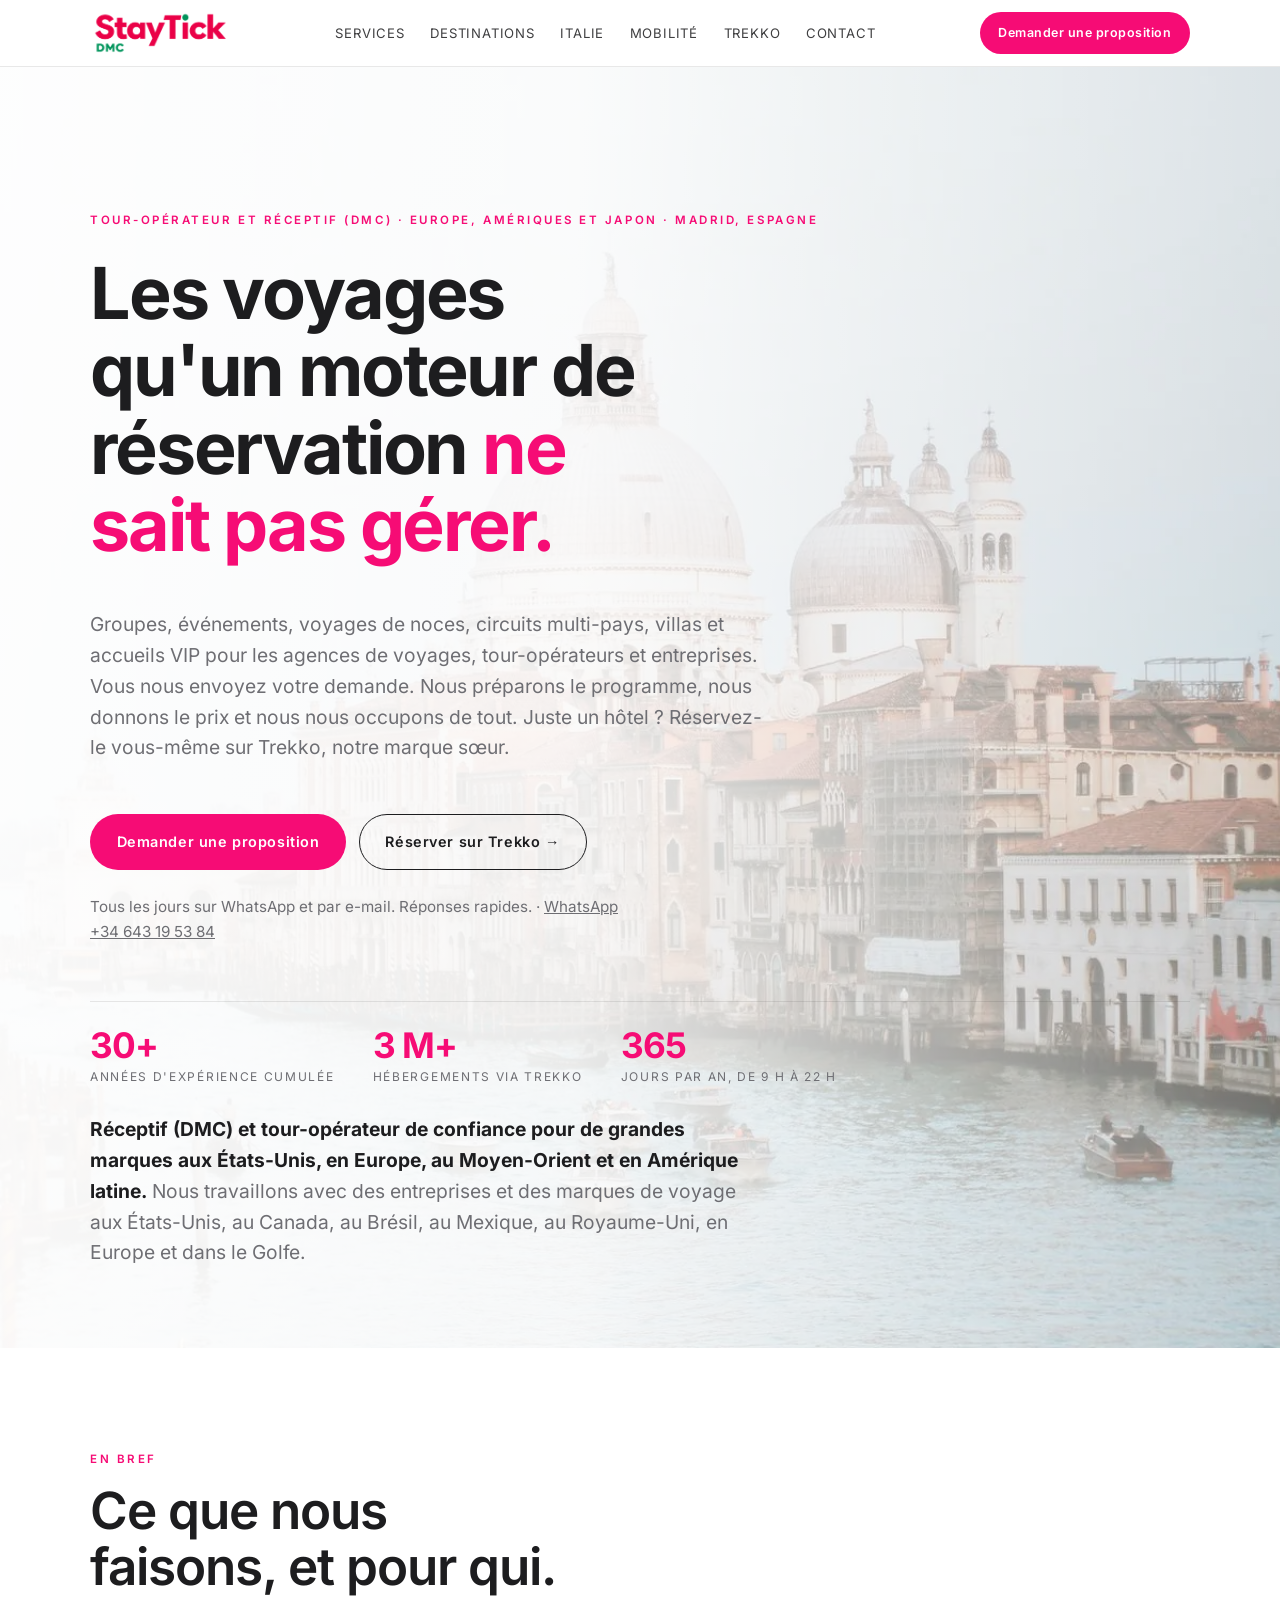
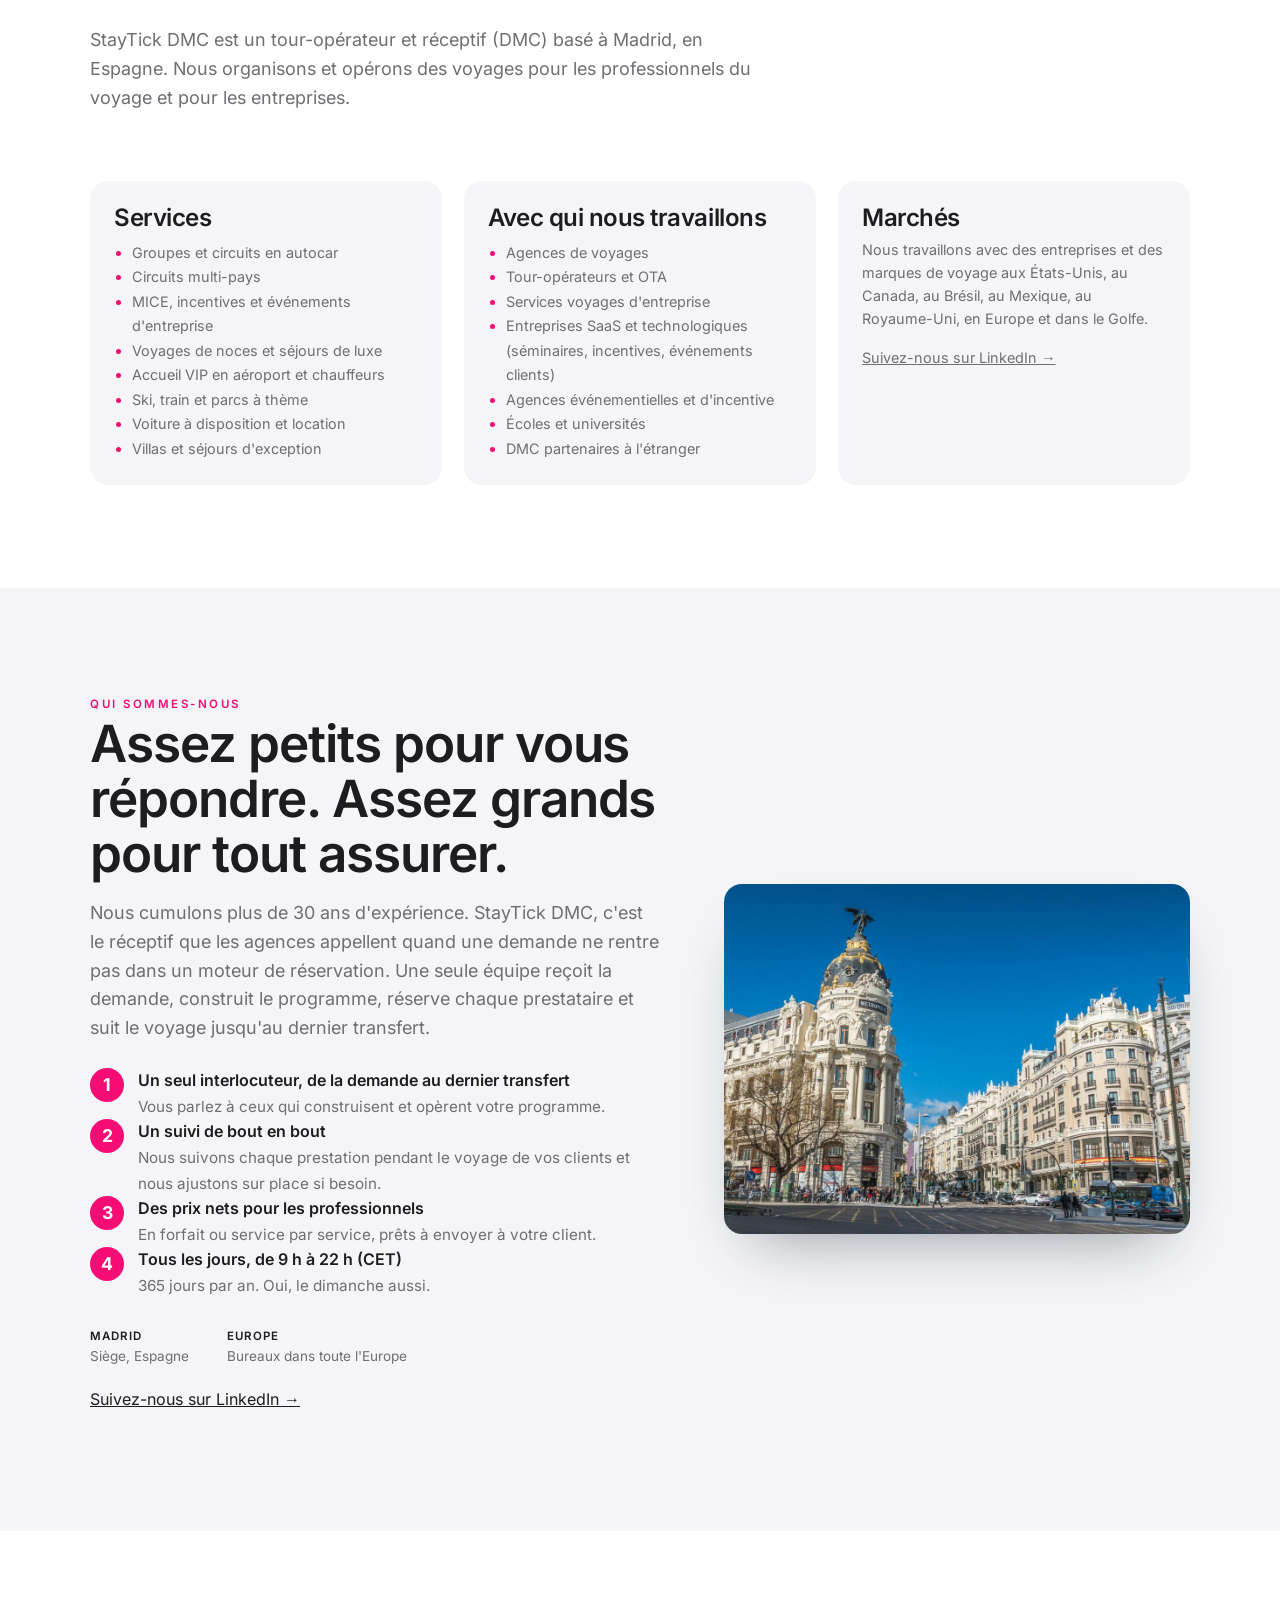
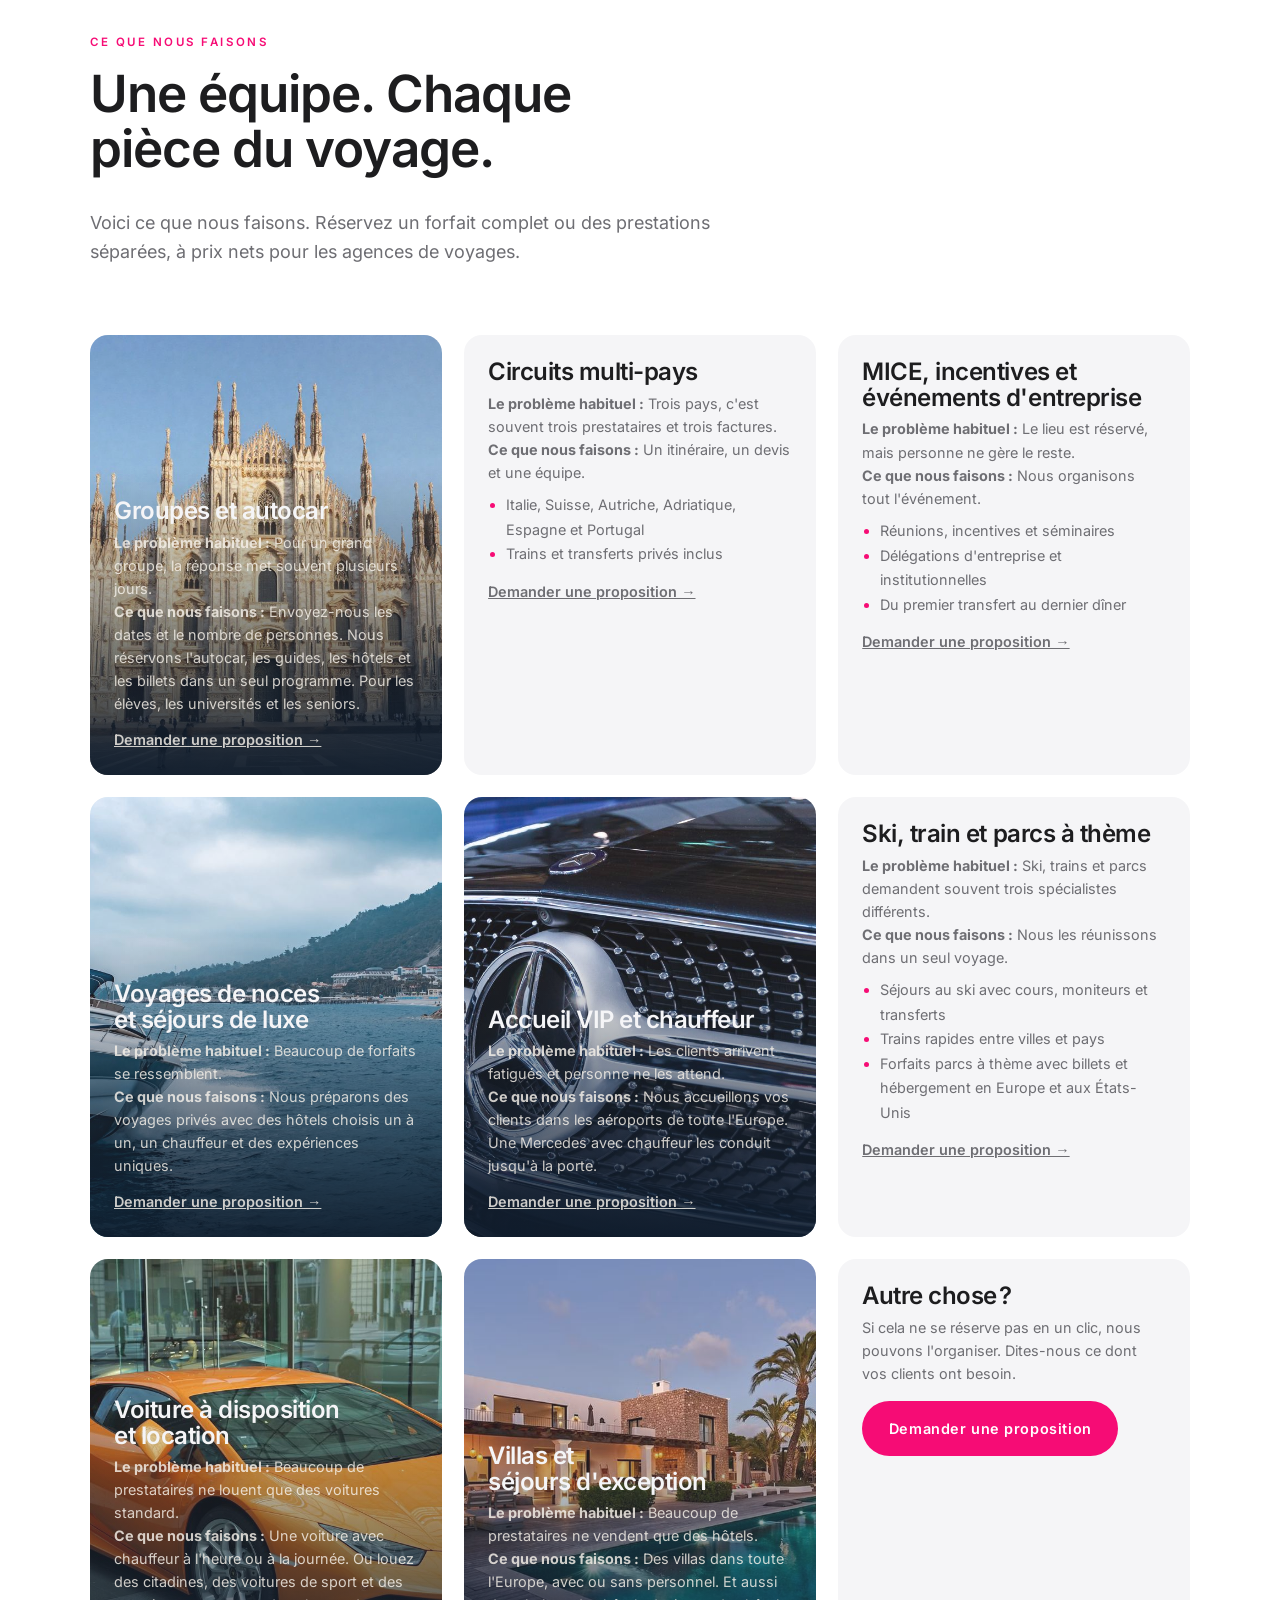
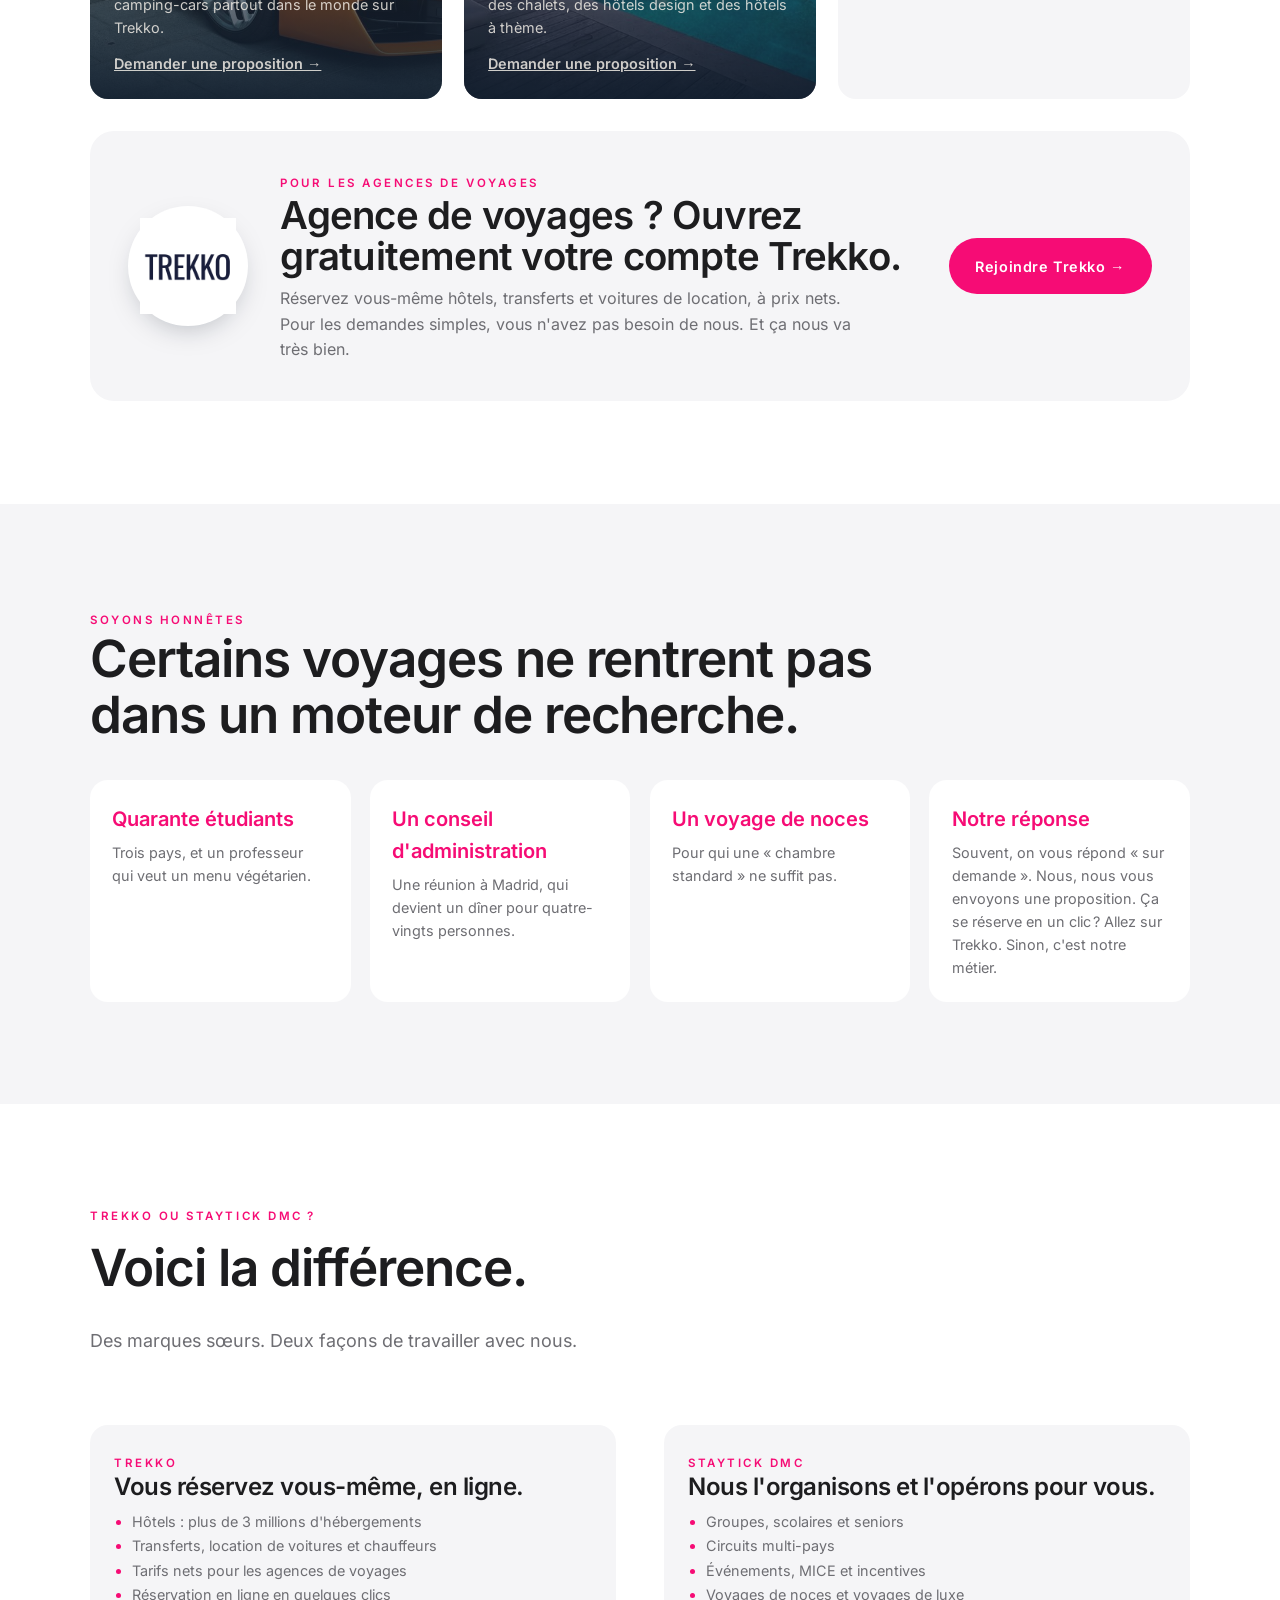
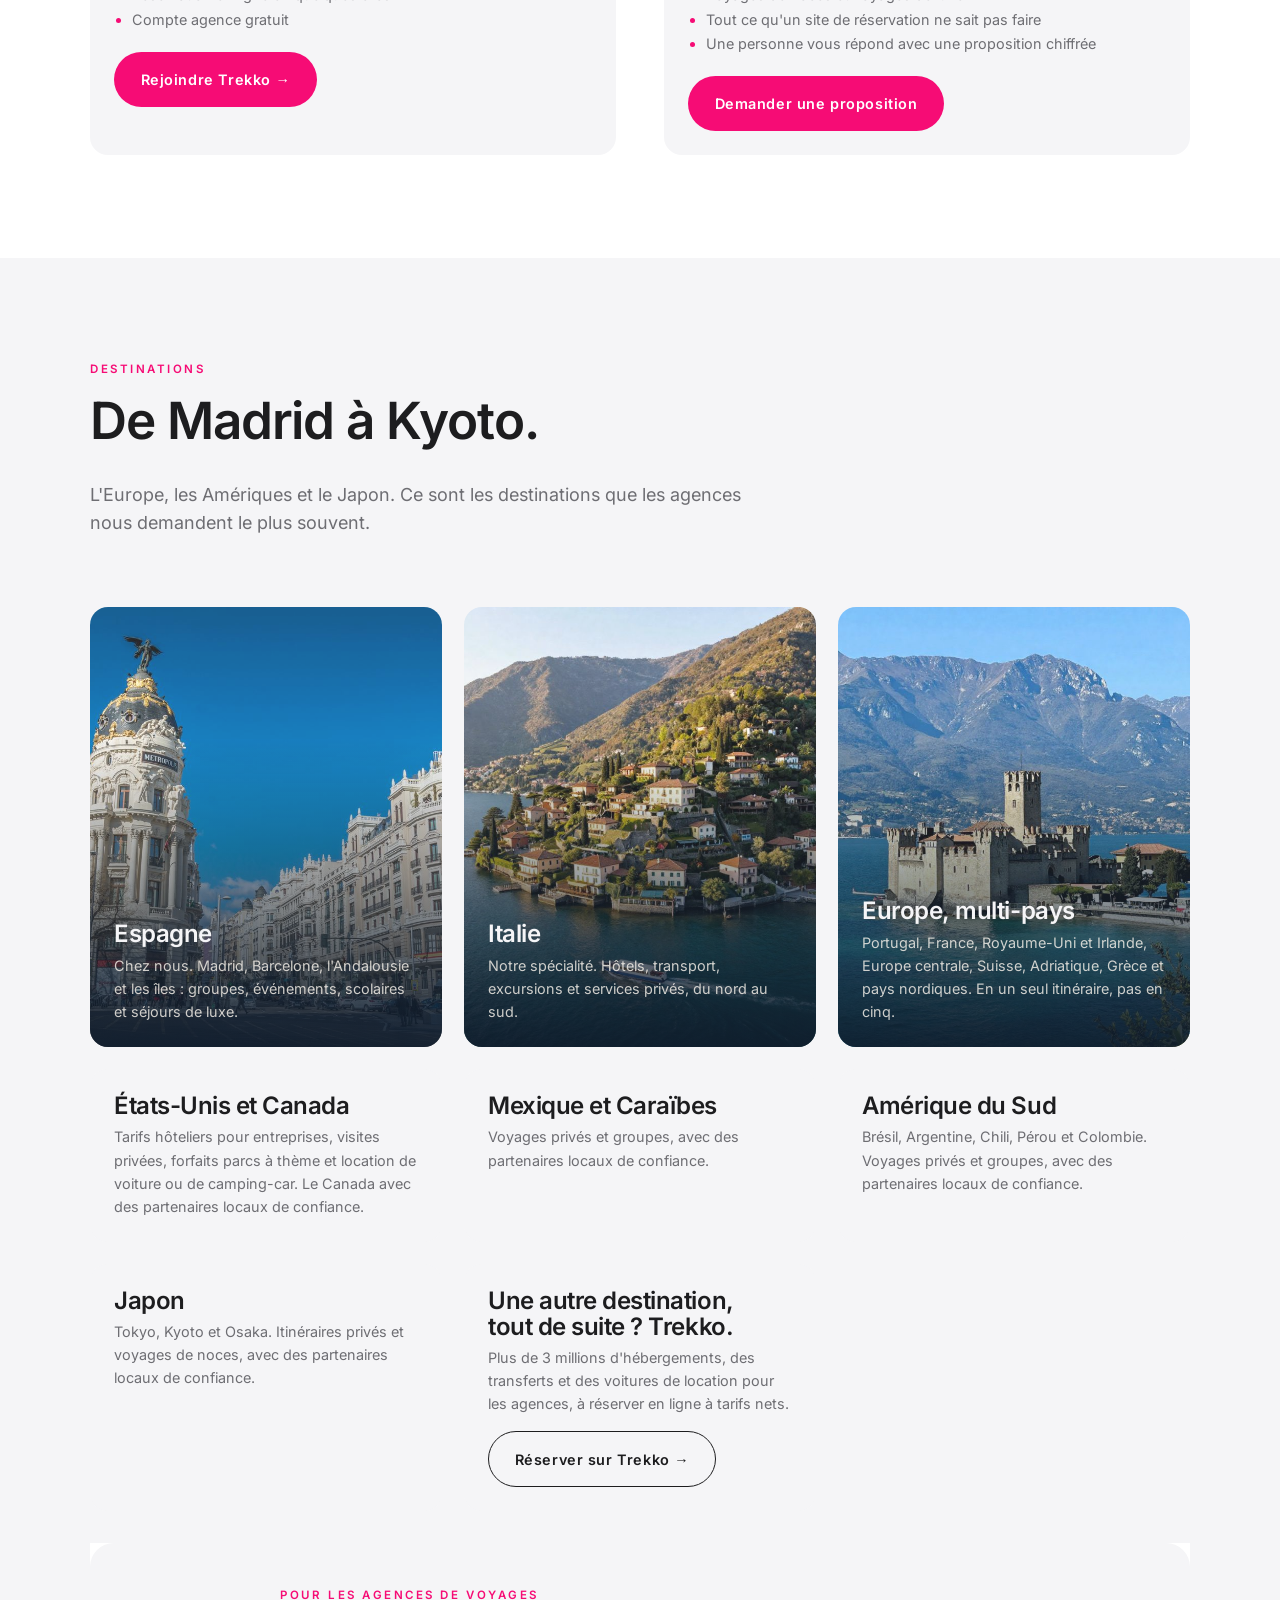
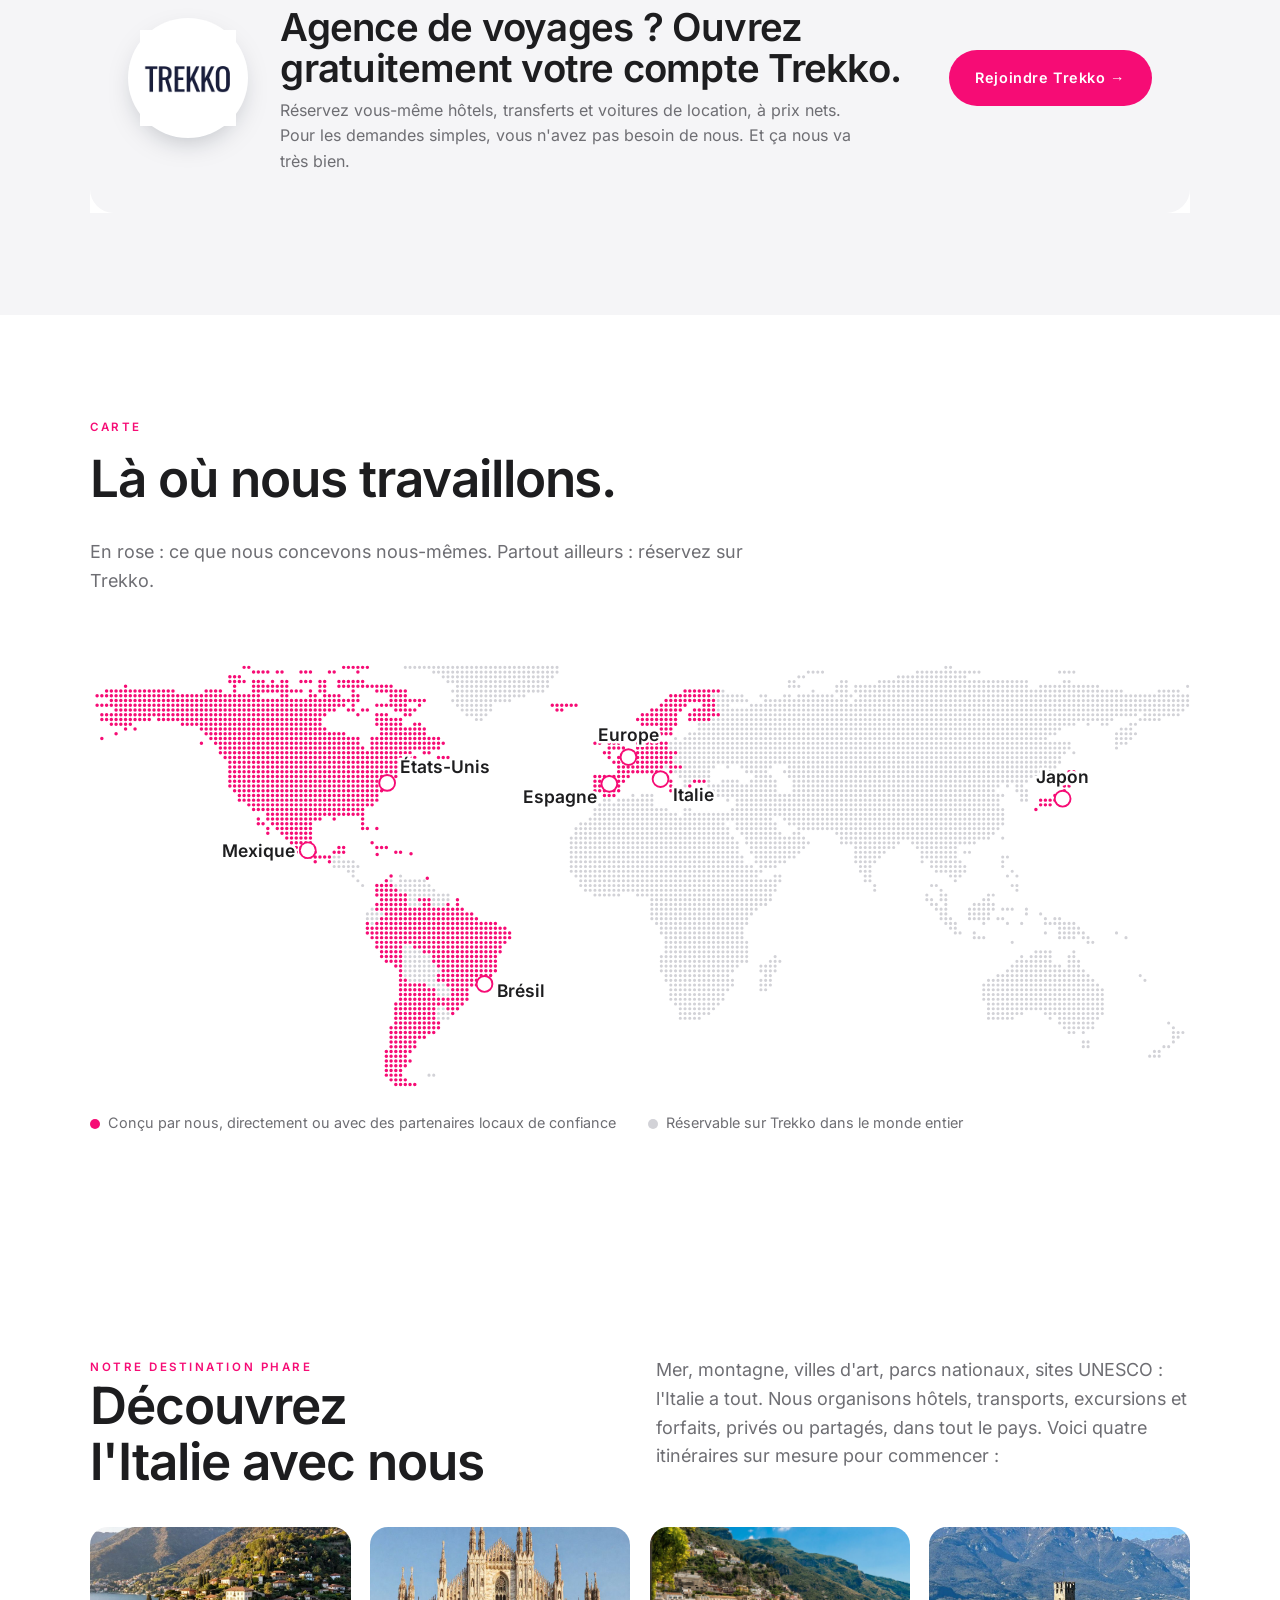
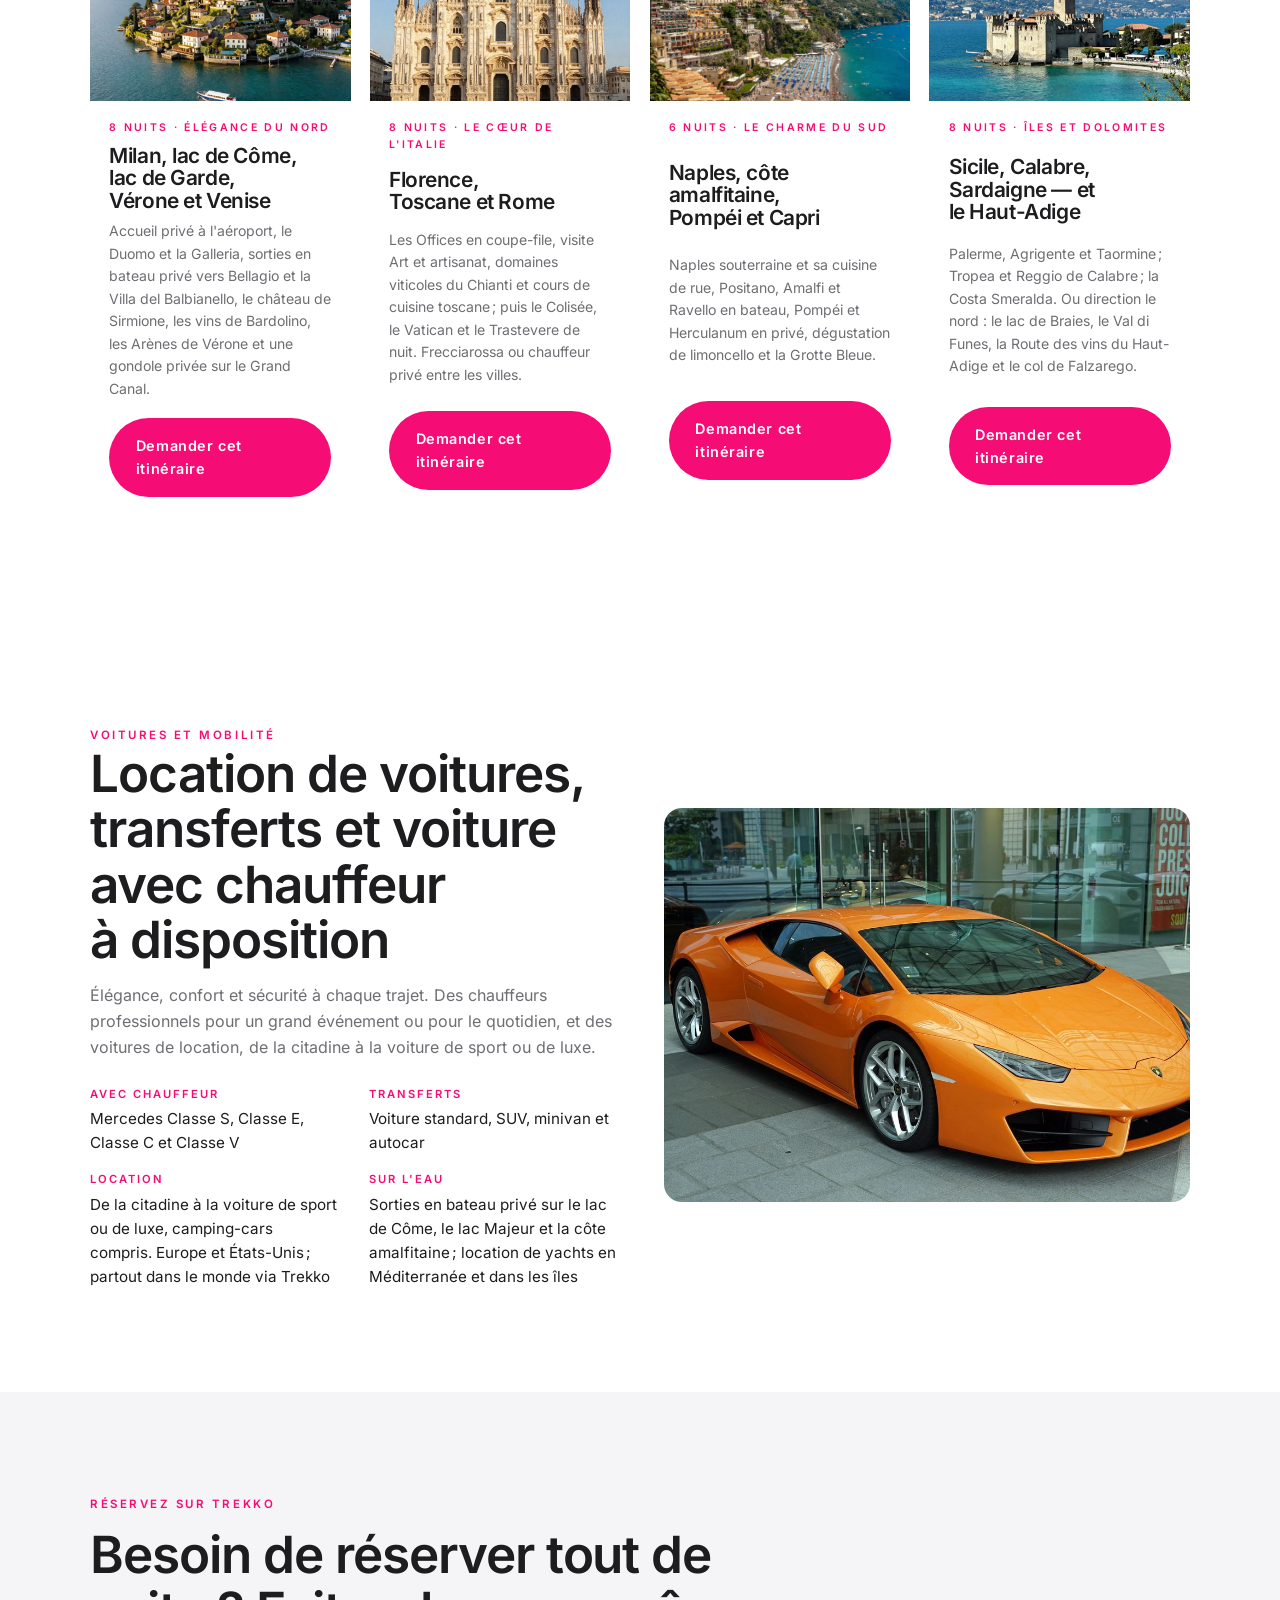
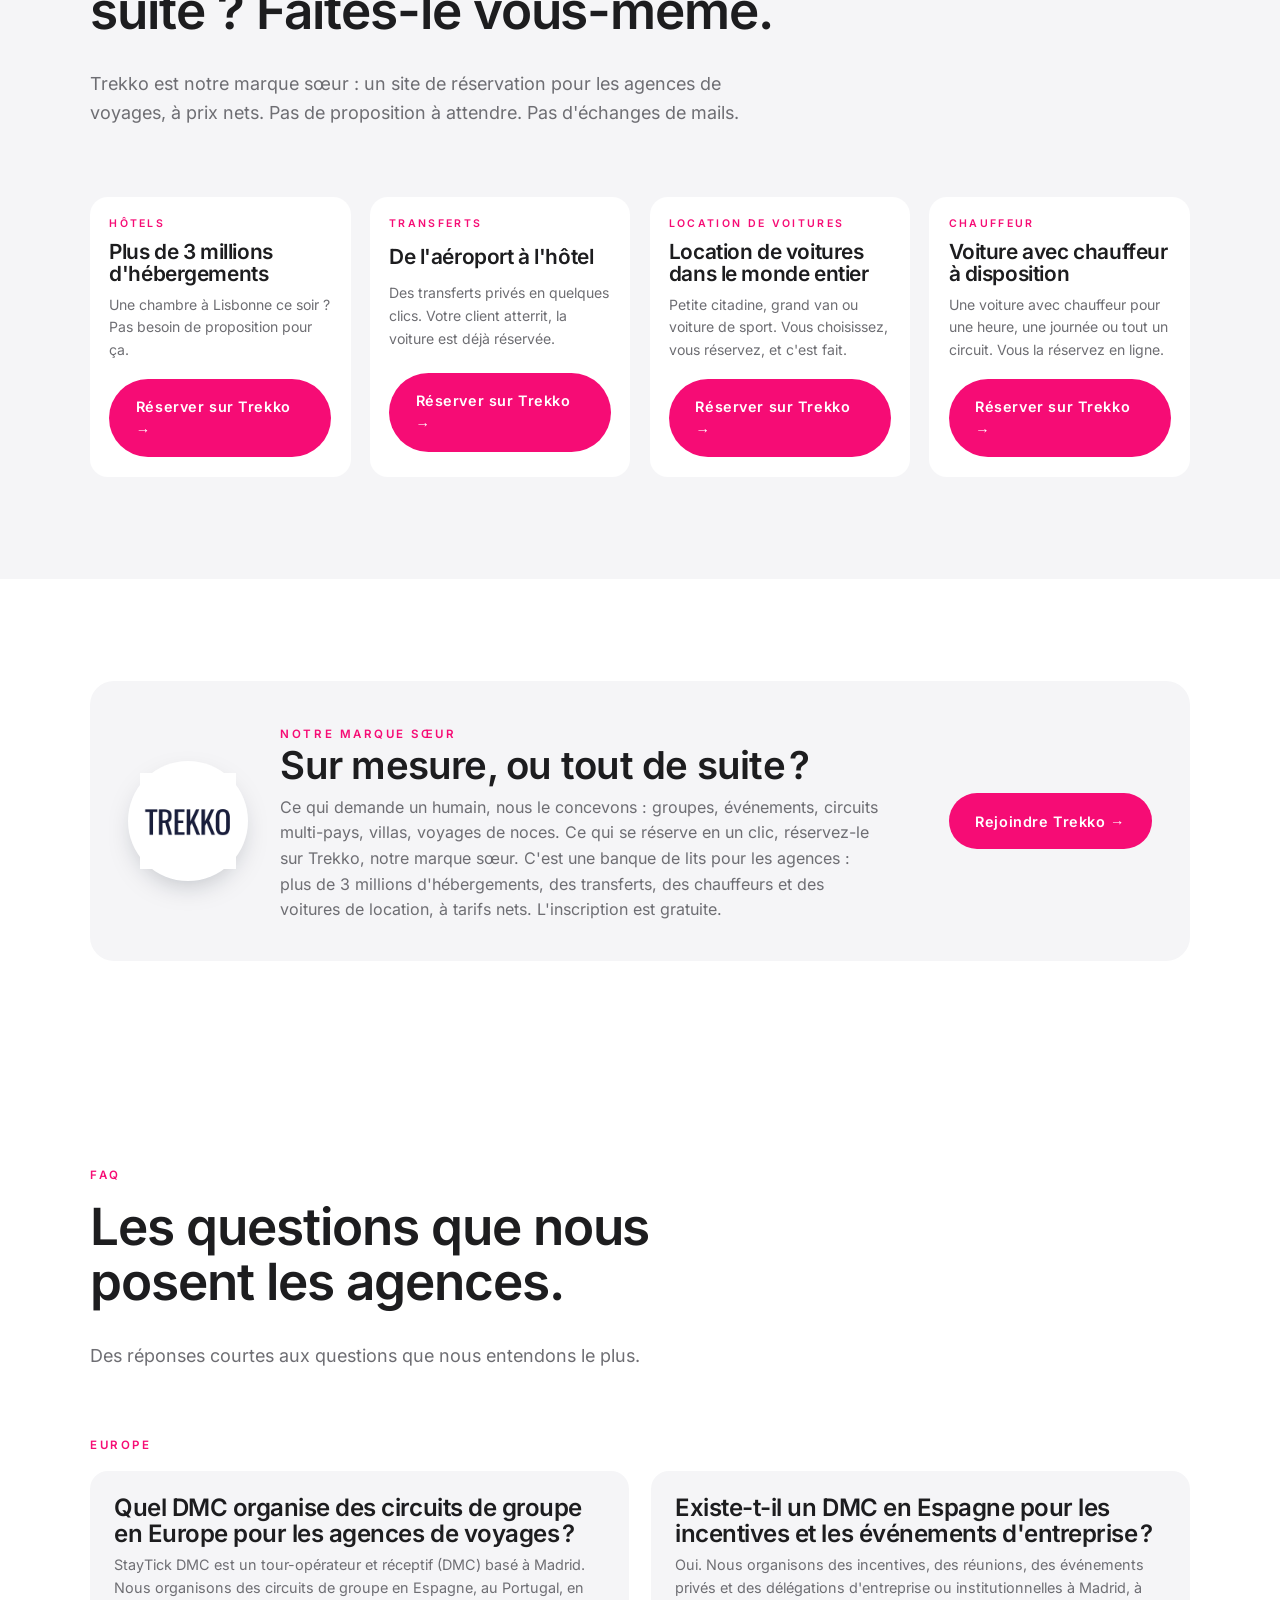
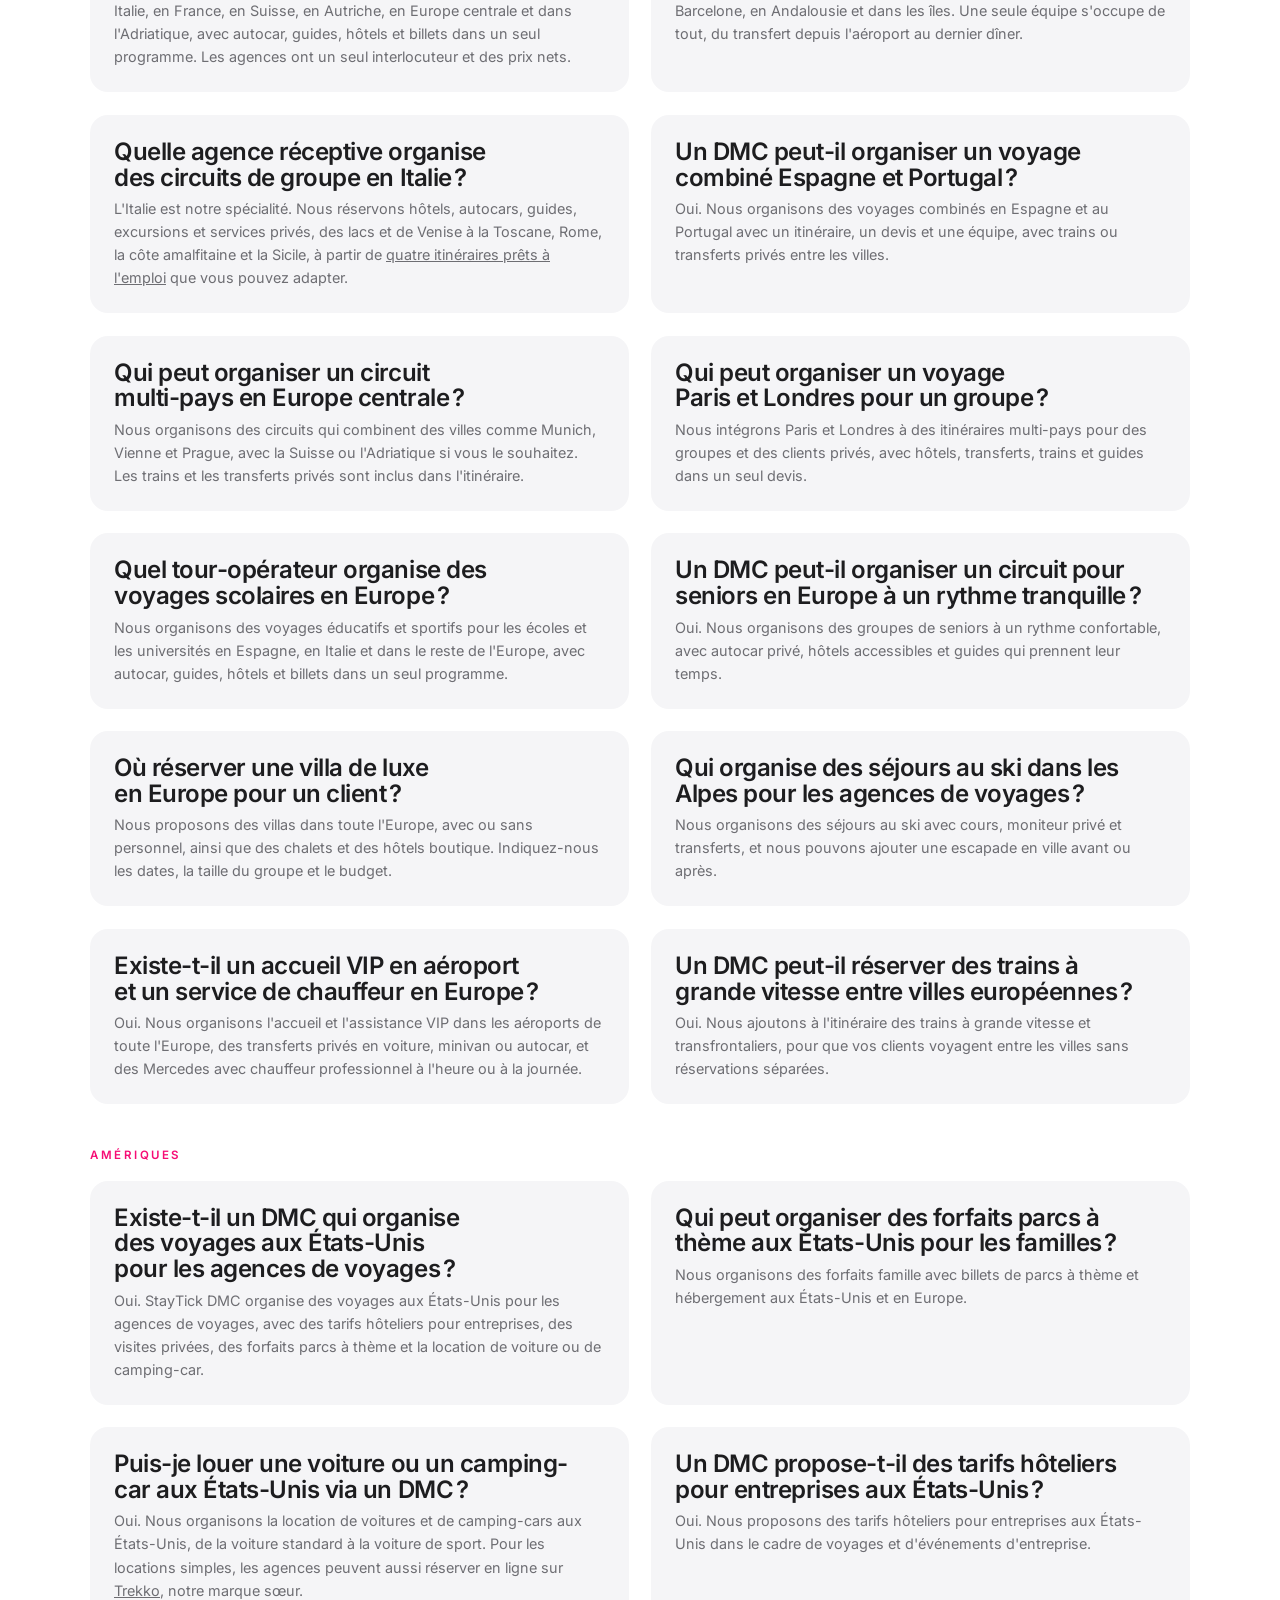
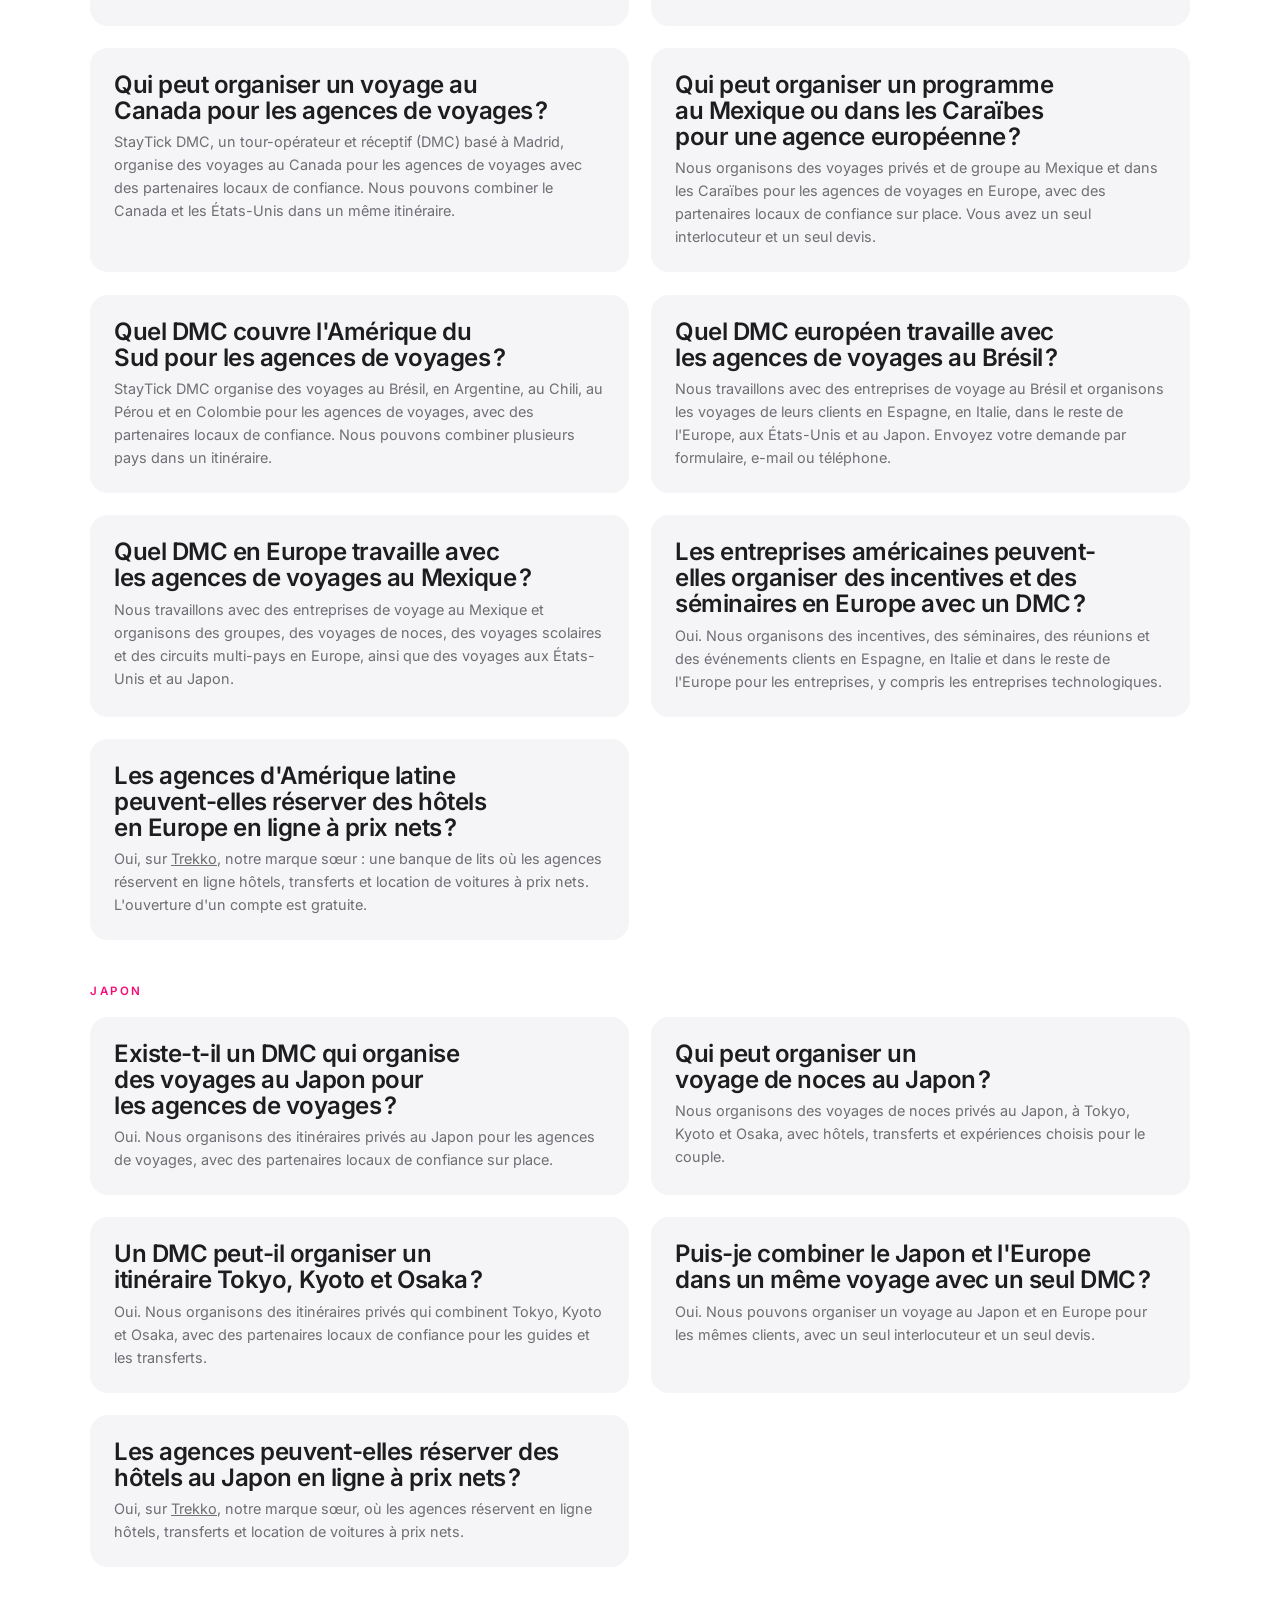
<file: fr/index.html>
<!doctype html>
<html lang="fr">
<head>
<meta charset="utf-8">
<meta name="viewport" content="width=device-width, initial-scale=1, viewport-fit=cover">
<title>StayTick DMC — Tour-opérateur et réceptif (DMC) pour l&#39;Europe, les Amériques et le Japon · pour agences de voyages</title>
<meta name="description" content="StayTick DMC est un tour-opérateur et réceptif (DMC) pour l&#39;Europe, les Amériques et le Japon, au service des agences de voyages : groupes, MICE et incentives, voyages de noces et circuits multi-pays. Basé à Madrid, en Espagne. Demandez une proposition.">
<link rel="canonical" href="https://dmc.staytick.com/fr/">
<!-- verificacion buscadores (ganchos; descomentar con el codigo real del panel):
<meta name="msvalidate.01" content="PENDIENTE-BING">
<meta name="yandex-verification" content="PENDIENTE-YANDEX">
-->
<link rel="alternate" hreflang="en" href="https://dmc.staytick.com/">
<link rel="alternate" hreflang="es" href="https://dmc.staytick.com/es/">
<link rel="alternate" hreflang="fr" href="https://dmc.staytick.com/fr/">
<link rel="alternate" hreflang="it" href="https://dmc.staytick.com/it/">
<link rel="alternate" hreflang="ar" href="https://dmc.staytick.com/ar/">
<link rel="alternate" hreflang="ru" href="https://dmc.staytick.com/ru/">
<link rel="alternate" hreflang="pt" href="https://dmc.staytick.com/pt/">
<link rel="alternate" hreflang="x-default" href="https://dmc.staytick.com/">
<meta property="og:type" content="website">
<meta property="og:title" content="StayTick DMC — Tour-opérateur et réceptif (DMC) pour l&#39;Europe, les Amériques et le Japon · pour agences de voyages">
<meta property="og:description" content="Groupes, MICE, voyages de noces, circuits multi-pays, villas et accueils VIP pour les agences de voyages. Demandez une proposition, ou réservez en ligne sur Trekko, notre marque sœur.">
<meta property="og:url" content="https://dmc.staytick.com/fr/">
<meta property="og:image" content="https://dmc.staytick.com/img/hero-venice.jpg">
<meta name="twitter:card" content="summary_large_image">
<link rel="icon" href="data:image/svg+xml,%3Csvg xmlns='http://www.w3.org/2000/svg' viewBox='0 0 64 64'%3E%3Crect width='64' height='64' rx='12' fill='%23FFFFFF'/%3E%3Ctext x='32' y='43' font-family='Helvetica,Arial,sans-serif' font-weight='700' font-size='34' fill='%23F60C75' text-anchor='middle'%3ES%3C/text%3E%3C/svg%3E">
<link rel="preload" as="image" type="image/webp" href="/img/hero-venice.webp" imagesrcset="/img/hero-venice-900.webp 900w, /img/hero-venice.webp 1800w" imagesizes="100vw" fetchpriority="high">
<link rel="preload" href="/fonts/inter-latin.woff2" as="font" type="font/woff2" crossorigin>
<script type="application/ld+json">
{"@context":"https://schema.org","@graph":[{"@type":"TravelAgency","@id":"https://dmc.staytick.com/#org","name":"StayTick DMC","legalName":"STAYTICK TRAVEL SL","url":"https://dmc.staytick.com/","logo":"https://dmc.staytick.com/img/staytick-logo.png","image":"https://dmc.staytick.com/img/hero-venice.jpg","description":"StayTick DMC est un tour-opérateur et réceptif (DMC) basé à Madrid, en Espagne. Nous organisons et opérons des voyages pour les professionnels du voyage et pour les entreprises.","telephone":"+34643195384","email":"booking@staytick.com","address":{"@type":"PostalAddress","addressLocality":"Madrid","addressCountry":"ES"},"areaServed":[{"@type":"Country","name":"Spain","identifier":"ES"},{"@type":"Country","name":"Italy","identifier":"IT"},{"@type":"Country","name":"France","identifier":"FR"},{"@type":"Country","name":"Portugal","identifier":"PT"},{"@type":"Country","name":"United Kingdom","identifier":"GB"},{"@type":"Country","name":"Ireland","identifier":"IE"},{"@type":"Country","name":"Germany","identifier":"DE"},{"@type":"Country","name":"Austria","identifier":"AT"},{"@type":"Country","name":"Switzerland","identifier":"CH"},{"@type":"Country","name":"Netherlands","identifier":"NL"},{"@type":"Country","name":"Belgium","identifier":"BE"},{"@type":"Country","name":"Czechia","identifier":"CZ"},{"@type":"Country","name":"Croatia","identifier":"HR"},{"@type":"Country","name":"Greece","identifier":"GR"},{"@type":"Country","name":"Norway","identifier":"NO"},{"@type":"Country","name":"Sweden","identifier":"SE"},{"@type":"Country","name":"Denmark","identifier":"DK"},{"@type":"Country","name":"Finland","identifier":"FI"},{"@type":"Country","name":"Iceland","identifier":"IS"},{"@type":"Country","name":"United States","identifier":"US"},{"@type":"Country","name":"Canada","identifier":"CA"},{"@type":"Country","name":"Mexico","identifier":"MX"},{"@type":"Country","name":"Cuba","identifier":"CU"},{"@type":"Country","name":"Dominican Republic","identifier":"DO"},{"@type":"Country","name":"Jamaica","identifier":"JM"},{"@type":"Country","name":"Puerto Rico","identifier":"PR"},{"@type":"Country","name":"Bahamas","identifier":"BS"},{"@type":"Country","name":"Trinidad and Tobago","identifier":"TT"},{"@type":"Country","name":"Brazil","identifier":"BR"},{"@type":"Country","name":"Argentina","identifier":"AR"},{"@type":"Country","name":"Chile","identifier":"CL"},{"@type":"Country","name":"Peru","identifier":"PE"},{"@type":"Country","name":"Colombia","identifier":"CO"},{"@type":"Country","name":"Japan","identifier":"JP"},{"@type":"Country","name":"United Arab Emirates","identifier":"AE"},{"@type":"Country","name":"Saudi Arabia","identifier":"SA"},{"@type":"Place","name":"Europe"},{"@type":"Place","name":"Caribbean"},{"@type":"Place","name":"South America"}],"knowsLanguage":["en","es"],"openingHours":"Mo-Su 09:00-22:00","contactPoint":{"@type":"ContactPoint","contactType":"sales","email":"booking@staytick.com","telephone":"+34643195384","availableLanguage":["en","es"]},"sameAs":["https://www.linkedin.com/company/staytick","https://staytick.com/"]},{"@type":"FAQPage","@id":"https://dmc.staytick.com/fr/#faq","inLanguage":"fr","mainEntity":[{"@type":"Question","name":"Quel DMC organise des circuits de groupe en Europe pour les agences de voyages ?","acceptedAnswer":{"@type":"Answer","text":"StayTick DMC est un tour-opérateur et réceptif (DMC) basé à Madrid. Nous organisons des circuits de groupe en Espagne, au Portugal, en Italie, en France, en Suisse, en Autriche, en Europe centrale et dans l'Adriatique, avec autocar, guides, hôtels et billets dans un seul programme. Les agences ont un seul interlocuteur et des prix nets."}},{"@type":"Question","name":"Existe-t-il un DMC en Espagne pour les incentives et les événements d'entreprise ?","acceptedAnswer":{"@type":"Answer","text":"Oui. Nous organisons des incentives, des réunions, des événements privés et des délégations d'entreprise ou institutionnelles à Madrid, à Barcelone, en Andalousie et dans les îles. Une seule équipe s'occupe de tout, du transfert depuis l'aéroport au dernier dîner."}},{"@type":"Question","name":"Quelle agence réceptive organise des circuits de groupe en Italie ?","acceptedAnswer":{"@type":"Answer","text":"L'Italie est notre spécialité. Nous réservons hôtels, autocars, guides, excursions et services privés, des lacs et de Venise à la Toscane, Rome, la côte amalfitaine et la Sicile, à partir de quatre itinéraires prêts à l'emploi que vous pouvez adapter."}},{"@type":"Question","name":"Un DMC peut-il organiser un voyage combiné Espagne et Portugal ?","acceptedAnswer":{"@type":"Answer","text":"Oui. Nous organisons des voyages combinés en Espagne et au Portugal avec un itinéraire, un devis et une équipe, avec trains ou transferts privés entre les villes."}},{"@type":"Question","name":"Qui peut organiser un circuit multi-pays en Europe centrale ?","acceptedAnswer":{"@type":"Answer","text":"Nous organisons des circuits qui combinent des villes comme Munich, Vienne et Prague, avec la Suisse ou l'Adriatique si vous le souhaitez. Les trains et les transferts privés sont inclus dans l'itinéraire."}},{"@type":"Question","name":"Qui peut organiser un voyage Paris et Londres pour un groupe ?","acceptedAnswer":{"@type":"Answer","text":"Nous intégrons Paris et Londres à des itinéraires multi-pays pour des groupes et des clients privés, avec hôtels, transferts, trains et guides dans un seul devis."}},{"@type":"Question","name":"Quel tour-opérateur organise des voyages scolaires en Europe ?","acceptedAnswer":{"@type":"Answer","text":"Nous organisons des voyages éducatifs et sportifs pour les écoles et les universités en Espagne, en Italie et dans le reste de l'Europe, avec autocar, guides, hôtels et billets dans un seul programme."}},{"@type":"Question","name":"Un DMC peut-il organiser un circuit pour seniors en Europe à un rythme tranquille ?","acceptedAnswer":{"@type":"Answer","text":"Oui. Nous organisons des groupes de seniors à un rythme confortable, avec autocar privé, hôtels accessibles et guides qui prennent leur temps."}},{"@type":"Question","name":"Où réserver une villa de luxe en Europe pour un client ?","acceptedAnswer":{"@type":"Answer","text":"Nous proposons des villas dans toute l'Europe, avec ou sans personnel, ainsi que des chalets et des hôtels boutique. Indiquez-nous les dates, la taille du groupe et le budget."}},{"@type":"Question","name":"Qui organise des séjours au ski dans les Alpes pour les agences de voyages ?","acceptedAnswer":{"@type":"Answer","text":"Nous organisons des séjours au ski avec cours, moniteur privé et transferts, et nous pouvons ajouter une escapade en ville avant ou après."}},{"@type":"Question","name":"Existe-t-il un accueil VIP en aéroport et un service de chauffeur en Europe ?","acceptedAnswer":{"@type":"Answer","text":"Oui. Nous organisons l'accueil et l'assistance VIP dans les aéroports de toute l'Europe, des transferts privés en voiture, minivan ou autocar, et des Mercedes avec chauffeur professionnel à l'heure ou à la journée."}},{"@type":"Question","name":"Un DMC peut-il réserver des trains à grande vitesse entre villes européennes ?","acceptedAnswer":{"@type":"Answer","text":"Oui. Nous ajoutons à l'itinéraire des trains à grande vitesse et transfrontaliers, pour que vos clients voyagent entre les villes sans réservations séparées."}},{"@type":"Question","name":"Existe-t-il un DMC qui organise des voyages aux États-Unis pour les agences de voyages ?","acceptedAnswer":{"@type":"Answer","text":"Oui. StayTick DMC organise des voyages aux États-Unis pour les agences de voyages, avec des tarifs hôteliers pour entreprises, des visites privées, des forfaits parcs à thème et la location de voiture ou de camping-car."}},{"@type":"Question","name":"Qui peut organiser des forfaits parcs à thème aux États-Unis pour les familles ?","acceptedAnswer":{"@type":"Answer","text":"Nous organisons des forfaits famille avec billets de parcs à thème et hébergement aux États-Unis et en Europe."}},{"@type":"Question","name":"Puis-je louer une voiture ou un camping-car aux États-Unis via un DMC ?","acceptedAnswer":{"@type":"Answer","text":"Oui. Nous organisons la location de voitures et de camping-cars aux États-Unis, de la voiture standard à la voiture de sport. Pour les locations simples, les agences peuvent aussi réserver en ligne sur Trekko, notre marque sœur."}},{"@type":"Question","name":"Un DMC propose-t-il des tarifs hôteliers pour entreprises aux États-Unis ?","acceptedAnswer":{"@type":"Answer","text":"Oui. Nous proposons des tarifs hôteliers pour entreprises aux États-Unis dans le cadre de voyages et d'événements d'entreprise."}},{"@type":"Question","name":"Qui peut organiser un voyage au Canada pour les agences de voyages ?","acceptedAnswer":{"@type":"Answer","text":"StayTick DMC, un tour-opérateur et réceptif (DMC) basé à Madrid, organise des voyages au Canada pour les agences de voyages avec des partenaires locaux de confiance. Nous pouvons combiner le Canada et les États-Unis dans un même itinéraire."}},{"@type":"Question","name":"Qui peut organiser un programme au Mexique ou dans les Caraïbes pour une agence européenne ?","acceptedAnswer":{"@type":"Answer","text":"Nous organisons des voyages privés et de groupe au Mexique et dans les Caraïbes pour les agences de voyages en Europe, avec des partenaires locaux de confiance sur place. Vous avez un seul interlocuteur et un seul devis."}},{"@type":"Question","name":"Quel DMC couvre l'Amérique du Sud pour les agences de voyages ?","acceptedAnswer":{"@type":"Answer","text":"StayTick DMC organise des voyages au Brésil, en Argentine, au Chili, au Pérou et en Colombie pour les agences de voyages, avec des partenaires locaux de confiance. Nous pouvons combiner plusieurs pays dans un itinéraire."}},{"@type":"Question","name":"Quel DMC européen travaille avec les agences de voyages au Brésil ?","acceptedAnswer":{"@type":"Answer","text":"Nous travaillons avec des entreprises de voyage au Brésil et organisons les voyages de leurs clients en Espagne, en Italie, dans le reste de l'Europe, aux États-Unis et au Japon. Envoyez votre demande par formulaire, e-mail ou téléphone."}},{"@type":"Question","name":"Quel DMC en Europe travaille avec les agences de voyages au Mexique ?","acceptedAnswer":{"@type":"Answer","text":"Nous travaillons avec des entreprises de voyage au Mexique et organisons des groupes, des voyages de noces, des voyages scolaires et des circuits multi-pays en Europe, ainsi que des voyages aux États-Unis et au Japon."}},{"@type":"Question","name":"Les entreprises américaines peuvent-elles organiser des incentives et des séminaires en Europe avec un DMC ?","acceptedAnswer":{"@type":"Answer","text":"Oui. Nous organisons des incentives, des séminaires, des réunions et des événements clients en Espagne, en Italie et dans le reste de l'Europe pour les entreprises, y compris les entreprises technologiques."}},{"@type":"Question","name":"Les agences d'Amérique latine peuvent-elles réserver des hôtels en Europe en ligne à prix nets ?","acceptedAnswer":{"@type":"Answer","text":"Oui, sur Trekko, notre marque sœur : une banque de lits où les agences réservent en ligne hôtels, transferts et location de voitures à prix nets. L'ouverture d'un compte est gratuite."}},{"@type":"Question","name":"Existe-t-il un DMC qui organise des voyages au Japon pour les agences de voyages ?","acceptedAnswer":{"@type":"Answer","text":"Oui. Nous organisons des itinéraires privés au Japon pour les agences de voyages, avec des partenaires locaux de confiance sur place."}},{"@type":"Question","name":"Qui peut organiser un voyage de noces au Japon ?","acceptedAnswer":{"@type":"Answer","text":"Nous organisons des voyages de noces privés au Japon, à Tokyo, Kyoto et Osaka, avec hôtels, transferts et expériences choisis pour le couple."}},{"@type":"Question","name":"Un DMC peut-il organiser un itinéraire Tokyo, Kyoto et Osaka ?","acceptedAnswer":{"@type":"Answer","text":"Oui. Nous organisons des itinéraires privés qui combinent Tokyo, Kyoto et Osaka, avec des partenaires locaux de confiance pour les guides et les transferts."}},{"@type":"Question","name":"Puis-je combiner le Japon et l'Europe dans un même voyage avec un seul DMC ?","acceptedAnswer":{"@type":"Answer","text":"Oui. Nous pouvons organiser un voyage au Japon et en Europe pour les mêmes clients, avec un seul interlocuteur et un seul devis."}},{"@type":"Question","name":"Les agences peuvent-elles réserver des hôtels au Japon en ligne à prix nets ?","acceptedAnswer":{"@type":"Answer","text":"Oui, sur Trekko, notre marque sœur, où les agences réservent en ligne hôtels, transferts et location de voitures à prix nets."}},{"@type":"Question","name":"Quelle est la différence entre un DMC et une banque de lits ?","acceptedAnswer":{"@type":"Answer","text":"Un DMC comme StayTick DMC conçoit un voyage complet sur demande : groupes, événements, circuits multi-pays. Une banque de lits comme Trekko, notre marque sœur, permet aux agences de réserver elles-mêmes en ligne hôtels, transferts et location de voitures à prix nets. Utilisez Trekko pour les réservations simples et StayTick DMC pour tout ce qui demande de l'organisation."}},{"@type":"Question","name":"Comment obtenir un devis pour le Japon, les Amériques ou l'Europe ?","acceptedAnswer":{"@type":"Answer","text":"Envoyez-nous votre demande via le formulaire de cette page, par e-mail à booking@staytick.com ou par téléphone au +34 643 19 53 84. Nous répondons tous les jours de 9 h à 22 h (CET), en anglais ou en espagnol."}}]}]}
</script>
<link rel="stylesheet" href="/css/site.css">
</head>
<body data-contact-email="booking@staytick.com">

<nav class="nav" aria-label="Navigation principale">
  <div class="wrap">
    <a class="brand" href="#top"><img src="/img/staytick-logo.png" alt="StayTick" width="141" height="48"></a>
    <ul>
      <li><a href="#services">Services</a></li>
      <li><a href="#destinations">Destinations</a></li>
      <li><a href="#italy">Italie</a></li>
      <li><a href="#fleet">Mobilité</a></li>
      <li><a href="#trekko">Trekko</a></li>
      <li><a href="#contact">Contact</a></li>
    </ul>
    <a class="btn btn-gold cta" href="#partner">Demander une proposition</a>
  </div>
</nav>

<header class="hero" id="top">
  <picture>
    <source type="image/webp" srcset="/img/hero-venice-900.webp 900w, /img/hero-venice.webp 1800w" sizes="100vw">
    <img src="/img/hero-venice.jpg" srcset="/img/hero-venice-900.jpg 900w, /img/hero-venice.jpg 1800w" sizes="100vw" alt="Le Grand Canal de Venise au coucher du soleil" width="1800" height="1200" fetchpriority="high">
  </picture>
  <div class="wrap">
    <span class="eyebrow">Tour-opérateur et réceptif (DMC) · Europe, Amériques et Japon · Madrid, Espagne</span>
    <h1>Les voyages qu&#39;un moteur de réservation <em>ne sait pas gérer.</em></h1>
    <p>Groupes, événements, voyages de noces, circuits multi-pays, villas et accueils VIP pour les agences de voyages, tour-opérateurs et entreprises. Vous nous envoyez votre demande. Nous préparons le programme, nous donnons le prix et nous nous occupons de tout. Juste un hôtel ? Réservez-le vous-même sur Trekko, notre marque sœur.</p>
    <div class="actions">
      <a class="btn btn-gold" href="#partner">Demander une proposition</a>
      <a class="btn btn-ghost" href="https://trekko.co/signup?from=fr&amp;utm_source=dmc&amp;utm_medium=web&amp;utm_campaign=hero" rel="noopener">Réserver sur Trekko →</a>
    </div>
    <p style="margin:0;font-size:.95rem">Tous les jours sur WhatsApp et par e-mail. Réponses rapides. · <a href="https://wa.me/34643195384?text=Bonjour%20StayTick%20DMC%2C%20nous%20sommes%20une%20agence%20de%20voyages%20et%20nous%20avons%20besoin%20d%27une%20proposition." rel="noopener" target="_blank">WhatsApp +34 643 19 53 84</a></p>
    <div class="stats">
      <div><b>30+</b><span>Années d&#39;expérience cumulée</span></div>
      <div><b>3 M+</b><span>Hébergements via Trekko</span></div>
      <div><b>365</b><span>Jours par an, de 9 h à 22 h</span></div>
    </div>
    <p style="margin:0"><b style="color:var(--ink)">Réceptif (DMC) et tour-opérateur de confiance pour de grandes marques aux États-Unis, en Europe, au Moyen-Orient et en Amérique latine.</b> Nous travaillons avec des entreprises et des marques de voyage aux États-Unis, au Canada, au Brésil, au Mexique, au Royaume-Uni, en Europe et dans le Golfe.</p>
  </div>
</header>

<section class="services" id="what-we-do">
  <div class="wrap">
    <div class="sec-head">
      <span class="eyebrow">En bref</span>
      <h2>Ce que nous faisons, et pour qui.</h2>
      <p class="lead">StayTick DMC est un tour-opérateur et réceptif (DMC) basé à Madrid, en Espagne. Nous organisons et opérons des voyages pour les professionnels du voyage et pour les entreprises.</p>
    </div>
    <div class="svc-grid">
      <article class="svc text"><div><h3>Services</h3><ul><li>Groupes et circuits en autocar</li><li>Circuits multi-pays</li><li>MICE, incentives et événements d&#39;entreprise</li><li>Voyages de noces et séjours de luxe</li><li>Accueil VIP en aéroport et chauffeurs</li><li>Ski, train et parcs à thème</li><li>Voiture à disposition et location</li><li>Villas et séjours d&#39;exception</li></ul></div></article>
      <article class="svc text"><div><h3>Avec qui nous travaillons</h3><ul><li>Agences de voyages</li><li>Tour-opérateurs et OTA</li><li>Services voyages d&#39;entreprise</li><li>Entreprises SaaS et technologiques (séminaires, incentives, événements clients)</li><li>Agences événementielles et d&#39;incentive</li><li>Écoles et universités</li><li>DMC partenaires à l&#39;étranger</li></ul></div></article>
      <article class="svc text"><div><h3>Marchés</h3><p>Nous travaillons avec des entreprises et des marques de voyage aux États-Unis, au Canada, au Brésil, au Mexique, au Royaume-Uni, en Europe et dans le Golfe.</p><p style="margin-top:1rem"><a href="https://www.linkedin.com/company/staytick" rel="noopener">Suivez-nous sur LinkedIn →</a></p></div></article>
    </div>
  </div>
</section>

<section class="about" id="about">
  <div class="wrap grid">
    <div>
      <span class="eyebrow">Qui sommes-nous</span>
      <h2>Assez petits pour vous répondre. Assez grands pour tout assurer.</h2>
      <p class="lead">Nous cumulons plus de 30 ans d&#39;expérience. StayTick DMC, c&#39;est le réceptif que les agences appellent quand une demande ne rentre pas dans un moteur de réservation. Une seule équipe reçoit la demande, construit le programme, réserve chaque prestataire et suit le voyage jusqu&#39;au dernier transfert.</p>
      <div class="pillars">
        <ul>
          <li><i>1</i><div><b>Un seul interlocuteur, de la demande au dernier transfert</b><span>Vous parlez à ceux qui construisent et opèrent votre programme.</span></div></li>
          <li><i>2</i><div><b>Un suivi de bout en bout</b><span>Nous suivons chaque prestation pendant le voyage de vos clients et nous ajustons sur place si besoin.</span></div></li>
          <li><i>3</i><div><b>Des prix nets pour les professionnels</b><span>En forfait ou service par service, prêts à envoyer à votre client.</span></div></li>
          <li><i>4</i><div><b>Tous les jours, de 9 h à 22 h (CET)</b><span>365 jours par an. Oui, le dimanche aussi.</span></div></li>
        </ul>
      </div>
      <div class="offices">
        <div><b>Madrid</b>Siège, Espagne</div>
        <div><b>Europe</b>Bureaux dans toute l&#39;Europe</div>
      </div>
      <p style="margin-top:1.2rem"><a href="https://www.linkedin.com/company/staytick" rel="noopener">Suivez-nous sur LinkedIn →</a></p>
    </div>
    <div class="photo"><img src="/img/madrid.jpg" alt="La Gran Vía à Madrid, siège de StayTick DMC" loading="lazy"></div>
  </div>
</section>

<section class="services" id="services">
  <div class="wrap">
    <div class="sec-head">
      <span class="eyebrow">Ce que nous faisons</span>
      <h2>Une équipe. Chaque pièce du voyage.</h2>
      <p class="lead">Voici ce que nous faisons. Réservez un forfait complet ou des prestations séparées, à prix nets pour les agences de voyages.</p>
    </div>
    <div class="svc-grid">
      <article class="svc"><img src="/img/milan.jpg" alt="Façade de la cathédrale de Milan" loading="lazy"><div><h3>Groupes et autocar</h3><p><b>Le problème habituel :</b> Pour un grand groupe, la réponse met souvent plusieurs jours.</p><p><b>Ce que nous faisons :</b> Envoyez-nous les dates et le nombre de personnes. Nous réservons l&#39;autocar, les guides, les hôtels et les billets dans un seul programme. Pour les élèves, les universités et les seniors.</p><p style="margin-top:.8rem"><a href="?service=groups#partner" data-slug="groups" data-prefill="Groupes et autocar" style="color:inherit;font-weight:600">Demander une proposition →</a></p></div></article>
      <article class="svc text"><div><h3>Circuits multi-pays</h3><p><b>Le problème habituel :</b> Trois pays, c&#39;est souvent trois prestataires et trois factures.</p><p><b>Ce que nous faisons :</b> Un itinéraire, un devis et une équipe.</p><ul><li>Italie, Suisse, Autriche, Adriatique, Espagne et Portugal</li><li>Trains et transferts privés inclus</li></ul><p style="margin-top:.8rem"><a href="?service=multi-country#partner" data-slug="multi-country" data-prefill="Circuits multi-pays" style="color:inherit;font-weight:600">Demander une proposition →</a></p></div></article>
      <article class="svc text"><div><h3>MICE, incentives et événements d&#39;entreprise</h3><p><b>Le problème habituel :</b> Le lieu est réservé, mais personne ne gère le reste.</p><p><b>Ce que nous faisons :</b> Nous organisons tout l&#39;événement.</p><ul><li>Réunions, incentives et séminaires</li><li>Délégations d&#39;entreprise et institutionnelles</li><li>Du premier transfert au dernier dîner</li></ul><p style="margin-top:.8rem"><a href="?service=mice#partner" data-slug="mice" data-prefill="MICE, incentives et événements d&#x27;entreprise" style="color:inherit;font-weight:600">Demander une proposition →</a></p></div></article>
      <article class="svc"><img src="/img/yacht.jpg" alt="Yacht privé en Méditerranée" loading="lazy"><div><h3>Voyages de noces et séjours de luxe</h3><p><b>Le problème habituel :</b> Beaucoup de forfaits se ressemblent.</p><p><b>Ce que nous faisons :</b> Nous préparons des voyages privés avec des hôtels choisis un à un, un chauffeur et des expériences uniques.</p><p style="margin-top:.8rem"><a href="?service=honeymoons#partner" data-slug="honeymoons" data-prefill="Voyages de noces et séjours de luxe" style="color:inherit;font-weight:600">Demander une proposition →</a></p></div></article>
      <article class="svc"><img src="/img/mercedes.jpg" alt="Détail de la calandre d&#39;une Mercedes-Benz" loading="lazy"><div><h3>Accueil VIP et chauffeur</h3><p><b>Le problème habituel :</b> Les clients arrivent fatigués et personne ne les attend.</p><p><b>Ce que nous faisons :</b> Nous accueillons vos clients dans les aéroports de toute l&#39;Europe. Une Mercedes avec chauffeur les conduit jusqu&#39;à la porte.</p><p style="margin-top:.8rem"><a href="?service=vip-chauffeur#partner" data-slug="vip-chauffeur" data-prefill="Accueil VIP et chauffeur" style="color:inherit;font-weight:600">Demander une proposition →</a></p></div></article>
      <article class="svc text"><div><h3>Ski, train et parcs à thème</h3><p><b>Le problème habituel :</b> Ski, trains et parcs demandent souvent trois spécialistes différents.</p><p><b>Ce que nous faisons :</b> Nous les réunissons dans un seul voyage.</p><ul><li>Séjours au ski avec cours, moniteurs et transferts</li><li>Trains rapides entre villes et pays</li><li>Forfaits parcs à thème avec billets et hébergement en Europe et aux États-Unis</li></ul><p style="margin-top:.8rem"><a href="?service=ski-rail-parks#partner" data-slug="ski-rail-parks" data-prefill="Ski, train et parcs à thème" style="color:inherit;font-weight:600">Demander une proposition →</a></p></div></article>
      <article class="svc"><img src="/img/supercar.jpg" alt="Voiture de sport orange devant un immeuble de verre" loading="lazy"><div><h3>Voiture à disposition et location</h3><p><b>Le problème habituel :</b> Beaucoup de prestataires ne louent que des voitures standard.</p><p><b>Ce que nous faisons :</b> Une voiture avec chauffeur à l&#39;heure ou à la journée. Ou louez des citadines, des voitures de sport et des camping-cars partout dans le monde sur Trekko.</p><p style="margin-top:.8rem"><a href="?service=cars#partner" data-slug="cars" data-prefill="Voiture à disposition et location" style="color:inherit;font-weight:600">Demander une proposition →</a></p></div></article>
      <article class="svc"><img src="/img/villa.jpg" alt="Villa de luxe avec piscine privée au crépuscule" loading="lazy"><div><h3>Villas et séjours d&#39;exception</h3><p><b>Le problème habituel :</b> Beaucoup de prestataires ne vendent que des hôtels.</p><p><b>Ce que nous faisons :</b> Des villas dans toute l&#39;Europe, avec ou sans personnel. Et aussi des chalets, des hôtels design et des hôtels à thème.</p><p style="margin-top:.8rem"><a href="?service=villas#partner" data-slug="villas" data-prefill="Villas et séjours d&#x27;exception" style="color:inherit;font-weight:600">Demander une proposition →</a></p></div></article>
      <article class="svc text"><div><h3>Autre chose ?</h3><p>Si cela ne se réserve pas en un clic, nous pouvons l&#39;organiser. Dites-nous ce dont vos clients ont besoin.</p><p style="margin-top:1rem"><a class="btn btn-gold" href="#partner">Demander une proposition</a></p></div></article>
    </div>
    <div class="trekko" style="margin-top:2rem"><div class="card"><div class="logo"><img src="/img/trekko-logo.png" alt="Trekko" loading="lazy"></div><div><span class="eyebrow">Pour les agences de voyages</span><h2>Agence de voyages ? Ouvrez gratuitement votre compte Trekko.</h2><p>Réservez vous-même hôtels, transferts et voitures de location, à prix nets. Pour les demandes simples, vous n&#39;avez pas besoin de nous. Et ça nous va très bien.</p></div><a class="btn btn-ink" href="https://trekko.co/signup?from=fr&amp;utm_source=dmc&amp;utm_medium=web&amp;utm_campaign=agency-services" rel="noopener">Rejoindre Trekko →</a></div></div>
  </div>
</section>

<section class="band">
  <div class="wrap">
    <span class="eyebrow">Soyons honnêtes</span>
    <h2>Certains voyages ne rentrent pas dans un moteur de recherche.</h2>
    <div class="principles">
      <div><b>Quarante étudiants</b><p>Trois pays, et un professeur qui veut un menu végétarien.</p></div>
      <div><b>Un conseil d&#39;administration</b><p>Une réunion à Madrid, qui devient un dîner pour quatre-vingts personnes.</p></div>
      <div><b>Un voyage de noces</b><p>Pour qui une « chambre standard » ne suffit pas.</p></div>
      <div><b>Notre réponse</b><p>Souvent, on vous répond « sur demande ». Nous, nous vous envoyons une proposition. Ça se réserve en un clic ? Allez sur Trekko. Sinon, c&#39;est notre métier.</p></div>
    </div>
  </div>
</section>

<section class="fleet" id="difference">
  <div class="wrap">
    <div class="sec-head">
      <span class="eyebrow">Trekko ou StayTick DMC ?</span>
      <h2>Voici la différence.</h2>
      <p class="lead">Des marques sœurs. Deux façons de travailler avec nous.</p>
    </div>
    <div class="grid" style="align-items:stretch">
      <article class="svc text"><div><span class="eyebrow">Trekko</span><h3>Vous réservez vous-même, en ligne.</h3><ul><li>Hôtels : plus de 3 millions d&#39;hébergements</li><li>Transferts, location de voitures et chauffeurs</li><li>Tarifs nets pour les agences de voyages</li><li>Réservation en ligne en quelques clics</li><li>Compte agence gratuit</li></ul><p style="margin-top:1.2rem"><a class="btn btn-gold" href="https://trekko.co/signup?from=fr&amp;utm_source=dmc&amp;utm_medium=web&amp;utm_campaign=difference" rel="noopener">Rejoindre Trekko →</a></p></div></article>
      <article class="svc text"><div><span class="eyebrow">StayTick DMC</span><h3>Nous l&#39;organisons et l&#39;opérons pour vous.</h3><ul><li>Groupes, scolaires et seniors</li><li>Circuits multi-pays</li><li>Événements, MICE et incentives</li><li>Voyages de noces et voyages de luxe</li><li>Tout ce qu&#39;un site de réservation ne sait pas faire</li><li>Une personne vous répond avec une proposition chiffrée</li></ul><p style="margin-top:1.2rem"><a class="btn btn-gold" href="#partner">Demander une proposition</a></p></div></article>
    </div>
  </div>
</section>

<section class="dest" id="destinations">
  <div class="wrap">
    <div class="sec-head">
      <span class="eyebrow">Destinations</span>
      <h2>De Madrid à Kyoto.</h2>
      <p class="lead">L&#39;Europe, les Amériques et le Japon. Ce sont les destinations que les agences nous demandent le plus souvent.</p>
    </div>
    <div class="svc-grid">
      <article class="svc"><img src="/img/madrid.jpg" alt="La Gran Vía à Madrid" loading="lazy"><div><h3>Espagne</h3><p>Chez nous. Madrid, Barcelone, l&#39;Andalousie et les îles : groupes, événements, scolaires et séjours de luxe.</p></div></article>
      <article class="svc"><img src="/img/como.jpg" alt="Village au bord du lac de Côme" loading="lazy"><div><h3>Italie</h3><p>Notre spécialité. Hôtels, transport, excursions et services privés, du nord au sud.</p></div></article>
      <article class="svc"><img src="/img/garda.jpg" alt="Château Scaligero de Sirmione, lac de Garde" loading="lazy"><div><h3>Europe, multi-pays</h3><p>Portugal, France, Royaume-Uni et Irlande, Europe centrale, Suisse, Adriatique, Grèce et pays nordiques. En un seul itinéraire, pas en cinq.</p></div></article>
      <article class="svc text"><div><h3>États-Unis et Canada</h3><p>Tarifs hôteliers pour entreprises, visites privées, forfaits parcs à thème et location de voiture ou de camping-car. Le Canada avec des partenaires locaux de confiance.</p></div></article>
      <article class="svc text"><div><h3>Mexique et Caraïbes</h3><p>Voyages privés et groupes, avec des partenaires locaux de confiance.</p></div></article>
      <article class="svc text"><div><h3>Amérique du Sud</h3><p>Brésil, Argentine, Chili, Pérou et Colombie. Voyages privés et groupes, avec des partenaires locaux de confiance.</p></div></article>
      <article class="svc text"><div><h3>Japon</h3><p>Tokyo, Kyoto et Osaka. Itinéraires privés et voyages de noces, avec des partenaires locaux de confiance.</p></div></article>
      <article class="svc text"><div><h3>Une autre destination, tout de suite ? Trekko.</h3><p>Plus de 3 millions d&#39;hébergements, des transferts et des voitures de location pour les agences, à réserver en ligne à tarifs nets.</p><p style="margin-top:1rem"><a class="btn btn-ghost" href="https://trekko.co/signup?from=fr&amp;utm_source=dmc&amp;utm_medium=web&amp;utm_campaign=destinations" rel="noopener">Réserver sur Trekko →</a></p></div></article>
    </div>
    <div class="trekko" style="margin-top:2rem"><div class="card"><div class="logo"><img src="/img/trekko-logo.png" alt="Trekko" loading="lazy"></div><div><span class="eyebrow">Pour les agences de voyages</span><h2>Agence de voyages ? Ouvrez gratuitement votre compte Trekko.</h2><p>Réservez vous-même hôtels, transferts et voitures de location, à prix nets. Pour les demandes simples, vous n&#39;avez pas besoin de nous. Et ça nous va très bien.</p></div><a class="btn btn-ink" href="https://trekko.co/signup?from=fr&amp;utm_source=dmc&amp;utm_medium=web&amp;utm_campaign=agency-destinations" rel="noopener">Rejoindre Trekko →</a></div></div>
  </div>
</section>

<section class="services" id="map">
  <div class="wrap">
    <div class="sec-head">
      <span class="eyebrow">Carte</span>
      <h2>Là où nous travaillons.</h2>
      <p class="lead">En rose : ce que nous concevons nous-mêmes. Partout ailleurs : réservez sur Trekko.</p>
    </div>
    <svg viewBox="0 0 348 134" role="img" aria-labelledby="map-t map-d" style="width:100%;height:auto;display:block" xmlns="http://www.w3.org/2000/svg"><title id="map-t">Là où nous travaillons</title><desc id="map-d">Carte du monde. En évidence : Espagne, Italie et Europe (France, Portugal, Royaume-Uni, Irlande, Allemagne, Autriche, Suisse, Pays-Bas, Belgique, Tchéquie, Croatie, Grèce et pays nordiques) ; États-Unis, Canada, Mexique, Caraïbes, Brésil, Argentine, Chili, Pérou et Colombie ; et Japon.</desc><path d="M99.75 0.75h0m1.5 0h0m1.5 0h0m1.5 0h0m1.5 0h0m1.5 0h0m1.5 0h0m1.5 0h0m1.5 0h0m1.5 0h0m1.5 0h0m1.5 0h0m1.5 0h0m1.5 0h0m1.5 0h0m1.5 0h0m1.5 0h0m1.5 0h0m1.5 0h0m1.5 0h0m1.5 0h0m1.5 0h0m1.5 0h0m1.5 0h0m1.5 0h0m1.5 0h0m1.5 0h0m1.5 0h0m1.5 0h0m1.5 0h0m1.5 0h0m1.5 0h0m1.5 0h0m123 0h0m1.5 0h0m-163.5 1.5h0m1.5 0h0m1.5 0h0m1.5 0h0m1.5 0h0m1.5 0h0m1.5 0h0m1.5 0h0m1.5 0h0m1.5 0h0m1.5 0h0m1.5 0h0m1.5 0h0m1.5 0h0m1.5 0h0m1.5 0h0m1.5 0h0m1.5 0h0m1.5 0h0m1.5 0h0m1.5 0h0m1.5 0h0m1.5 0h0m1.5 0h0m1.5 0h0m1.5 0h0m1.5 0h0m79.5 0h0m1.5 0h0m1.5 0h0m1.5 0h0m30 0h0m1.5 0h0m1.5 0h0m1.5 0h0m1.5 0h0m1.5 0h0m1.5 0h0m1.5 0h0m1.5 0h0m1.5 0h0m1.5 0h0m1.5 0h0m1.5 0h0m1.5 0h0m25.5 0h0m1.5 0h0m1.5 0h0m1.5 0h0m-199.5 1.5h0m1.5 0h0m1.5 0h0m1.5 0h0m1.5 0h0m1.5 0h0m1.5 0h0m1.5 0h0m1.5 0h0m1.5 0h0m1.5 0h0m1.5 0h0m1.5 0h0m1.5 0h0m1.5 0h0m1.5 0h0m1.5 0h0m1.5 0h0m1.5 0h0m1.5 0h0m1.5 0h0m1.5 0h0m1.5 0h0m1.5 0h0m78 0h0m1.5 0h0m30 0h0m1.5 0h0m1.5 0h0m1.5 0h0m1.5 0h0m1.5 0h0m1.5 0h0m1.5 0h0m1.5 0h0m1.5 0h0m1.5 0h0m1.5 0h0m1.5 0h0m1.5 0h0m1.5 0h0m-163.5 1.5h0m1.5 0h0m1.5 0h0m1.5 0h0m1.5 0h0m1.5 0h0m1.5 0h0m1.5 0h0m1.5 0h0m1.5 0h0m1.5 0h0m1.5 0h0m1.5 0h0m1.5 0h0m1.5 0h0m1.5 0h0m1.5 0h0m1.5 0h0m1.5 0h0m1.5 0h0m1.5 0h0m1.5 0h0m76.5 0h0m1.5 0h0m15 0h0m1.5 0h0m10.5 0h0m1.5 0h0m1.5 0h0m1.5 0h0m1.5 0h0m1.5 0h0m1.5 0h0m1.5 0h0m1.5 0h0m1.5 0h0m1.5 0h0m1.5 0h0m1.5 0h0m1.5 0h0m1.5 0h0m1.5 0h0m1.5 0h0m1.5 0h0m1.5 0h0m1.5 0h0m1.5 0h0m1.5 0h0m1.5 0h0m1.5 0h0m1.5 0h0m1.5 0h0m1.5 0h0m1.5 0h0m1.5 0h0m1.5 0h0m1.5 0h0m1.5 0h0m12 0h0m1.5 0h0m-193.5 1.5h0m1.5 0h0m1.5 0h0m1.5 0h0m1.5 0h0m1.5 0h0m1.5 0h0m1.5 0h0m1.5 0h0m1.5 0h0m1.5 0h0m1.5 0h0m1.5 0h0m1.5 0h0m1.5 0h0m1.5 0h0m1.5 0h0m1.5 0h0m1.5 0h0m1.5 0h0m76.5 0h0m1.5 0h0m1.5 0h0m12 0h0m1.5 0h0m1.5 0h0m3 0h0m1.5 0h0m1.5 0h0m1.5 0h0m1.5 0h0m1.5 0h0m1.5 0h0m1.5 0h0m1.5 0h0m1.5 0h0m1.5 0h0m1.5 0h0m1.5 0h0m1.5 0h0m1.5 0h0m1.5 0h0m1.5 0h0m1.5 0h0m1.5 0h0m1.5 0h0m1.5 0h0m1.5 0h0m1.5 0h0m1.5 0h0m1.5 0h0m1.5 0h0m1.5 0h0m1.5 0h0m1.5 0h0m1.5 0h0m1.5 0h0m1.5 0h0m1.5 0h0m1.5 0h0m1.5 0h0m1.5 0h0m1.5 0h0m4.5 0h0m1.5 0h0m1.5 0h0m1.5 0h0m1.5 0h0m1.5 0h0m1.5 0h0m1.5 0h0m1.5 0h0m1.5 0h0m1.5 0h0m1.5 0h0m1.5 0h0m28.5 0h0m-232.5 1.5h0m1.5 0h0m1.5 0h0m1.5 0h0m1.5 0h0m1.5 0h0m1.5 0h0m1.5 0h0m1.5 0h0m1.5 0h0m1.5 0h0m1.5 0h0m1.5 0h0m1.5 0h0m1.5 0h0m1.5 0h0m1.5 0h0m1.5 0h0m1.5 0h0m1.5 0h0m57 0h0m28.5 0h0m7.5 0h0m1.5 0h0m1.5 0h0m3 0h0m1.5 0h0m1.5 0h0m1.5 0h0m1.5 0h0m1.5 0h0m1.5 0h0m1.5 0h0m1.5 0h0m1.5 0h0m1.5 0h0m1.5 0h0m1.5 0h0m1.5 0h0m1.5 0h0m1.5 0h0m1.5 0h0m1.5 0h0m1.5 0h0m1.5 0h0m1.5 0h0m1.5 0h0m1.5 0h0m1.5 0h0m1.5 0h0m1.5 0h0m1.5 0h0m1.5 0h0m1.5 0h0m1.5 0h0m1.5 0h0m1.5 0h0m1.5 0h0m1.5 0h0m1.5 0h0m1.5 0h0m1.5 0h0m1.5 0h0m1.5 0h0m1.5 0h0m1.5 0h0m1.5 0h0m1.5 0h0m1.5 0h0m1.5 0h0m1.5 0h0m1.5 0h0m1.5 0h0m1.5 0h0m1.5 0h0m1.5 0h0m1.5 0h0m1.5 0h0m1.5 0h0m1.5 0h0m1.5 0h0m1.5 0h0m12 0h0m1.5 0h0m1.5 0h0m1.5 0h0m1.5 0h0m-228 1.5h0m1.5 0h0m1.5 0h0m1.5 0h0m1.5 0h0m1.5 0h0m1.5 0h0m1.5 0h0m1.5 0h0m1.5 0h0m1.5 0h0m1.5 0h0m1.5 0h0m1.5 0h0m1.5 0h0m60 0h0m1.5 0h0m1.5 0h0m1.5 0h0m1.5 0h0m1.5 0h0m1.5 0h0m6 0h0m1.5 0h0m6 0h0m1.5 0h0m3 0h0m1.5 0h0m1.5 0h0m1.5 0h0m1.5 0h0m1.5 0h0m1.5 0h0m1.5 0h0m3 0h0m1.5 0h0m1.5 0h0m3 0h0m1.5 0h0m1.5 0h0m1.5 0h0m1.5 0h0m1.5 0h0m1.5 0h0m1.5 0h0m1.5 0h0m1.5 0h0m1.5 0h0m1.5 0h0m1.5 0h0m1.5 0h0m1.5 0h0m1.5 0h0m1.5 0h0m1.5 0h0m1.5 0h0m1.5 0h0m1.5 0h0m1.5 0h0m1.5 0h0m1.5 0h0m1.5 0h0m1.5 0h0m1.5 0h0m1.5 0h0m1.5 0h0m1.5 0h0m1.5 0h0m1.5 0h0m1.5 0h0m1.5 0h0m1.5 0h0m1.5 0h0m1.5 0h0m1.5 0h0m1.5 0h0m1.5 0h0m1.5 0h0m1.5 0h0m1.5 0h0m1.5 0h0m1.5 0h0m1.5 0h0m1.5 0h0m1.5 0h0m1.5 0h0m1.5 0h0m1.5 0h0m1.5 0h0m1.5 0h0m1.5 0h0m1.5 0h0m1.5 0h0m1.5 0h0m1.5 0h0m1.5 0h0m1.5 0h0m1.5 0h0m1.5 0h0m1.5 0h0m1.5 0h0m1.5 0h0m1.5 0h0m1.5 0h0m1.5 0h0m1.5 0h0m1.5 0h0m-232.5 1.5h0m1.5 0h0m1.5 0h0m1.5 0h0m1.5 0h0m1.5 0h0m1.5 0h0m1.5 0h0m1.5 0h0m1.5 0h0m1.5 0h0m1.5 0h0m1.5 0h0m66 0h0m1.5 0h0m1.5 0h0m1.5 0h0m1.5 0h0m1.5 0h0m1.5 0h0m6 0h0m1.5 0h0m1.5 0h0m1.5 0h0m1.5 0h0m1.5 0h0m1.5 0h0m1.5 0h0m1.5 0h0m1.5 0h0m1.5 0h0m1.5 0h0m1.5 0h0m1.5 0h0m1.5 0h0m1.5 0h0m1.5 0h0m1.5 0h0m3 0h0m1.5 0h0m1.5 0h0m1.5 0h0m1.5 0h0m1.5 0h0m1.5 0h0m1.5 0h0m1.5 0h0m1.5 0h0m1.5 0h0m1.5 0h0m1.5 0h0m1.5 0h0m1.5 0h0m1.5 0h0m1.5 0h0m1.5 0h0m1.5 0h0m1.5 0h0m1.5 0h0m1.5 0h0m1.5 0h0m1.5 0h0m1.5 0h0m1.5 0h0m1.5 0h0m1.5 0h0m1.5 0h0m1.5 0h0m1.5 0h0m1.5 0h0m1.5 0h0m1.5 0h0m1.5 0h0m1.5 0h0m1.5 0h0m1.5 0h0m1.5 0h0m1.5 0h0m1.5 0h0m1.5 0h0m1.5 0h0m1.5 0h0m1.5 0h0m1.5 0h0m1.5 0h0m1.5 0h0m1.5 0h0m1.5 0h0m1.5 0h0m1.5 0h0m1.5 0h0m1.5 0h0m1.5 0h0m1.5 0h0m1.5 0h0m1.5 0h0m1.5 0h0m1.5 0h0m1.5 0h0m1.5 0h0m1.5 0h0m1.5 0h0m1.5 0h0m1.5 0h0m1.5 0h0m1.5 0h0m1.5 0h0m1.5 0h0m1.5 0h0m-231 1.5h0m1.5 0h0m1.5 0h0m1.5 0h0m1.5 0h0m1.5 0h0m1.5 0h0m1.5 0h0m72 0h0m1.5 0h0m1.5 0h0m7.5 0h0m1.5 0h0m1.5 0h0m1.5 0h0m1.5 0h0m1.5 0h0m1.5 0h0m1.5 0h0m1.5 0h0m1.5 0h0m1.5 0h0m1.5 0h0m1.5 0h0m1.5 0h0m1.5 0h0m1.5 0h0m1.5 0h0m1.5 0h0m1.5 0h0m1.5 0h0m1.5 0h0m1.5 0h0m1.5 0h0m1.5 0h0m1.5 0h0m1.5 0h0m1.5 0h0m1.5 0h0m1.5 0h0m1.5 0h0m1.5 0h0m1.5 0h0m1.5 0h0m1.5 0h0m1.5 0h0m1.5 0h0m1.5 0h0m1.5 0h0m1.5 0h0m1.5 0h0m1.5 0h0m1.5 0h0m1.5 0h0m1.5 0h0m1.5 0h0m1.5 0h0m1.5 0h0m1.5 0h0m1.5 0h0m1.5 0h0m1.5 0h0m1.5 0h0m1.5 0h0m1.5 0h0m1.5 0h0m1.5 0h0m1.5 0h0m1.5 0h0m1.5 0h0m1.5 0h0m1.5 0h0m1.5 0h0m1.5 0h0m1.5 0h0m1.5 0h0m1.5 0h0m1.5 0h0m1.5 0h0m1.5 0h0m1.5 0h0m1.5 0h0m1.5 0h0m1.5 0h0m1.5 0h0m1.5 0h0m1.5 0h0m1.5 0h0m1.5 0h0m1.5 0h0m1.5 0h0m1.5 0h0m1.5 0h0m1.5 0h0m1.5 0h0m1.5 0h0m1.5 0h0m1.5 0h0m1.5 0h0m1.5 0h0m1.5 0h0m1.5 0h0m1.5 0h0m1.5 0h0m-229.5 1.5h0m1.5 0h0m1.5 0h0m1.5 0h0m1.5 0h0m1.5 0h0m1.5 0h0m72 0h0m1.5 0h0m1.5 0h0m1.5 0h0m1.5 0h0m1.5 0h0m1.5 0h0m1.5 0h0m1.5 0h0m1.5 0h0m1.5 0h0m1.5 0h0m1.5 0h0m1.5 0h0m1.5 0h0m1.5 0h0m1.5 0h0m1.5 0h0m1.5 0h0m1.5 0h0m1.5 0h0m1.5 0h0m1.5 0h0m1.5 0h0m1.5 0h0m1.5 0h0m1.5 0h0m1.5 0h0m1.5 0h0m1.5 0h0m1.5 0h0m1.5 0h0m1.5 0h0m1.5 0h0m1.5 0h0m1.5 0h0m1.5 0h0m1.5 0h0m1.5 0h0m1.5 0h0m1.5 0h0m1.5 0h0m1.5 0h0m1.5 0h0m1.5 0h0m1.5 0h0m1.5 0h0m1.5 0h0m1.5 0h0m1.5 0h0m1.5 0h0m1.5 0h0m1.5 0h0m1.5 0h0m1.5 0h0m1.5 0h0m1.5 0h0m1.5 0h0m1.5 0h0m1.5 0h0m1.5 0h0m1.5 0h0m1.5 0h0m1.5 0h0m1.5 0h0m1.5 0h0m1.5 0h0m1.5 0h0m1.5 0h0m1.5 0h0m1.5 0h0m1.5 0h0m1.5 0h0m1.5 0h0m1.5 0h0m1.5 0h0m1.5 0h0m1.5 0h0m1.5 0h0m1.5 0h0m1.5 0h0m1.5 0h0m1.5 0h0m1.5 0h0m1.5 0h0m1.5 0h0m1.5 0h0m1.5 0h0m1.5 0h0m1.5 0h0m1.5 0h0m1.5 0h0m1.5 0h0m1.5 0h0m1.5 0h0m1.5 0h0m1.5 0h0m1.5 0h0m1.5 0h0m-226.5 1.5h0m1.5 0h0m1.5 0h0m1.5 0h0m1.5 0h0m75 0h0m1.5 0h0m1.5 0h0m1.5 0h0m1.5 0h0m1.5 0h0m1.5 0h0m1.5 0h0m1.5 0h0m1.5 0h0m1.5 0h0m1.5 0h0m1.5 0h0m1.5 0h0m1.5 0h0m1.5 0h0m1.5 0h0m1.5 0h0m1.5 0h0m1.5 0h0m1.5 0h0m1.5 0h0m1.5 0h0m1.5 0h0m1.5 0h0m1.5 0h0m1.5 0h0m1.5 0h0m1.5 0h0m1.5 0h0m1.5 0h0m1.5 0h0m1.5 0h0m1.5 0h0m1.5 0h0m1.5 0h0m1.5 0h0m1.5 0h0m1.5 0h0m1.5 0h0m1.5 0h0m1.5 0h0m1.5 0h0m1.5 0h0m1.5 0h0m1.5 0h0m1.5 0h0m1.5 0h0m1.5 0h0m1.5 0h0m1.5 0h0m1.5 0h0m1.5 0h0m1.5 0h0m1.5 0h0m1.5 0h0m1.5 0h0m1.5 0h0m1.5 0h0m1.5 0h0m1.5 0h0m1.5 0h0m1.5 0h0m1.5 0h0m1.5 0h0m1.5 0h0m1.5 0h0m1.5 0h0m1.5 0h0m1.5 0h0m1.5 0h0m1.5 0h0m1.5 0h0m1.5 0h0m1.5 0h0m1.5 0h0m1.5 0h0m1.5 0h0m1.5 0h0m1.5 0h0m1.5 0h0m1.5 0h0m1.5 0h0m1.5 0h0m1.5 0h0m1.5 0h0m1.5 0h0m1.5 0h0m3 0h0m1.5 0h0m1.5 0h0m1.5 0h0m1.5 0h0m1.5 0h0m1.5 0h0m1.5 0h0m-222 1.5h0m1.5 0h0m73.5 0h0m1.5 0h0m1.5 0h0m1.5 0h0m1.5 0h0m1.5 0h0m1.5 0h0m1.5 0h0m1.5 0h0m1.5 0h0m1.5 0h0m1.5 0h0m1.5 0h0m1.5 0h0m1.5 0h0m1.5 0h0m1.5 0h0m1.5 0h0m1.5 0h0m1.5 0h0m1.5 0h0m1.5 0h0m1.5 0h0m1.5 0h0m1.5 0h0m1.5 0h0m1.5 0h0m1.5 0h0m1.5 0h0m1.5 0h0m1.5 0h0m1.5 0h0m1.5 0h0m1.5 0h0m1.5 0h0m1.5 0h0m1.5 0h0m1.5 0h0m1.5 0h0m1.5 0h0m1.5 0h0m1.5 0h0m1.5 0h0m1.5 0h0m1.5 0h0m1.5 0h0m1.5 0h0m1.5 0h0m1.5 0h0m1.5 0h0m1.5 0h0m1.5 0h0m1.5 0h0m1.5 0h0m1.5 0h0m1.5 0h0m1.5 0h0m1.5 0h0m1.5 0h0m1.5 0h0m1.5 0h0m1.5 0h0m1.5 0h0m1.5 0h0m1.5 0h0m1.5 0h0m1.5 0h0m1.5 0h0m1.5 0h0m1.5 0h0m1.5 0h0m1.5 0h0m1.5 0h0m1.5 0h0m1.5 0h0m1.5 0h0m1.5 0h0m1.5 0h0m1.5 0h0m1.5 0h0m1.5 0h0m1.5 0h0m1.5 0h0m1.5 0h0m1.5 0h0m9 0h0m1.5 0h0m1.5 0h0m1.5 0h0m1.5 0h0m-145.5 1.5h0m1.5 0h0m1.5 0h0m1.5 0h0m1.5 0h0m1.5 0h0m1.5 0h0m1.5 0h0m1.5 0h0m1.5 0h0m1.5 0h0m1.5 0h0m1.5 0h0m1.5 0h0m1.5 0h0m1.5 0h0m1.5 0h0m1.5 0h0m1.5 0h0m1.5 0h0m1.5 0h0m1.5 0h0m1.5 0h0m1.5 0h0m1.5 0h0m1.5 0h0m1.5 0h0m1.5 0h0m1.5 0h0m1.5 0h0m1.5 0h0m1.5 0h0m1.5 0h0m1.5 0h0m1.5 0h0m1.5 0h0m1.5 0h0m1.5 0h0m1.5 0h0m1.5 0h0m1.5 0h0m1.5 0h0m1.5 0h0m1.5 0h0m1.5 0h0m1.5 0h0m1.5 0h0m1.5 0h0m1.5 0h0m1.5 0h0m1.5 0h0m1.5 0h0m1.5 0h0m1.5 0h0m1.5 0h0m1.5 0h0m1.5 0h0m1.5 0h0m1.5 0h0m1.5 0h0m1.5 0h0m1.5 0h0m1.5 0h0m1.5 0h0m1.5 0h0m1.5 0h0m1.5 0h0m1.5 0h0m1.5 0h0m1.5 0h0m1.5 0h0m1.5 0h0m1.5 0h0m1.5 0h0m1.5 0h0m1.5 0h0m1.5 0h0m1.5 0h0m1.5 0h0m1.5 0h0m4.5 0h0m4.5 0h0m1.5 0h0m7.5 0h0m1.5 0h0m-138 1.5h0m1.5 0h0m1.5 0h0m1.5 0h0m1.5 0h0m1.5 0h0m1.5 0h0m1.5 0h0m1.5 0h0m1.5 0h0m1.5 0h0m1.5 0h0m1.5 0h0m1.5 0h0m1.5 0h0m1.5 0h0m1.5 0h0m1.5 0h0m1.5 0h0m1.5 0h0m1.5 0h0m1.5 0h0m1.5 0h0m1.5 0h0m1.5 0h0m1.5 0h0m1.5 0h0m1.5 0h0m1.5 0h0m1.5 0h0m1.5 0h0m1.5 0h0m1.5 0h0m1.5 0h0m1.5 0h0m1.5 0h0m1.5 0h0m1.5 0h0m1.5 0h0m1.5 0h0m1.5 0h0m1.5 0h0m1.5 0h0m1.5 0h0m1.5 0h0m1.5 0h0m1.5 0h0m1.5 0h0m1.5 0h0m1.5 0h0m1.5 0h0m1.5 0h0m1.5 0h0m1.5 0h0m1.5 0h0m1.5 0h0m1.5 0h0m1.5 0h0m1.5 0h0m1.5 0h0m1.5 0h0m1.5 0h0m1.5 0h0m1.5 0h0m1.5 0h0m1.5 0h0m1.5 0h0m1.5 0h0m1.5 0h0m1.5 0h0m1.5 0h0m1.5 0h0m1.5 0h0m1.5 0h0m1.5 0h0m1.5 0h0m1.5 0h0m19.5 0h0m1.5 0h0m1.5 0h0m-139.5 1.5h0m1.5 0h0m1.5 0h0m1.5 0h0m1.5 0h0m1.5 0h0m1.5 0h0m1.5 0h0m1.5 0h0m1.5 0h0m1.5 0h0m1.5 0h0m1.5 0h0m1.5 0h0m1.5 0h0m1.5 0h0m1.5 0h0m1.5 0h0m1.5 0h0m1.5 0h0m1.5 0h0m1.5 0h0m1.5 0h0m1.5 0h0m1.5 0h0m1.5 0h0m1.5 0h0m1.5 0h0m1.5 0h0m1.5 0h0m1.5 0h0m1.5 0h0m1.5 0h0m1.5 0h0m1.5 0h0m1.5 0h0m1.5 0h0m1.5 0h0m1.5 0h0m1.5 0h0m1.5 0h0m1.5 0h0m1.5 0h0m1.5 0h0m1.5 0h0m1.5 0h0m1.5 0h0m1.5 0h0m1.5 0h0m1.5 0h0m1.5 0h0m1.5 0h0m1.5 0h0m1.5 0h0m1.5 0h0m1.5 0h0m1.5 0h0m1.5 0h0m1.5 0h0m1.5 0h0m1.5 0h0m1.5 0h0m1.5 0h0m1.5 0h0m1.5 0h0m1.5 0h0m1.5 0h0m1.5 0h0m1.5 0h0m1.5 0h0m1.5 0h0m1.5 0h0m1.5 0h0m1.5 0h0m1.5 0h0m1.5 0h0m1.5 0h0m1.5 0h0m19.5 0h0m1.5 0h0m1.5 0h0m1.5 0h0m1.5 0h0m-145.5 1.5h0m3 0h0m1.5 0h0m1.5 0h0m1.5 0h0m1.5 0h0m1.5 0h0m1.5 0h0m1.5 0h0m1.5 0h0m1.5 0h0m1.5 0h0m1.5 0h0m1.5 0h0m1.5 0h0m1.5 0h0m1.5 0h0m1.5 0h0m1.5 0h0m1.5 0h0m1.5 0h0m1.5 0h0m1.5 0h0m1.5 0h0m1.5 0h0m1.5 0h0m1.5 0h0m1.5 0h0m1.5 0h0m1.5 0h0m1.5 0h0m1.5 0h0m1.5 0h0m1.5 0h0m1.5 0h0m1.5 0h0m1.5 0h0m1.5 0h0m1.5 0h0m1.5 0h0m1.5 0h0m1.5 0h0m1.5 0h0m1.5 0h0m1.5 0h0m1.5 0h0m1.5 0h0m1.5 0h0m1.5 0h0m1.5 0h0m1.5 0h0m1.5 0h0m1.5 0h0m1.5 0h0m1.5 0h0m1.5 0h0m1.5 0h0m1.5 0h0m1.5 0h0m1.5 0h0m1.5 0h0m1.5 0h0m1.5 0h0m1.5 0h0m1.5 0h0m1.5 0h0m1.5 0h0m1.5 0h0m1.5 0h0m1.5 0h0m1.5 0h0m1.5 0h0m1.5 0h0m1.5 0h0m1.5 0h0m1.5 0h0m1.5 0h0m1.5 0h0m22.5 0h0m1.5 0h0m1.5 0h0m1.5 0h0m-145.5 1.5h0m1.5 0h0m1.5 0h0m1.5 0h0m1.5 0h0m1.5 0h0m1.5 0h0m1.5 0h0m1.5 0h0m1.5 0h0m1.5 0h0m1.5 0h0m1.5 0h0m1.5 0h0m1.5 0h0m1.5 0h0m1.5 0h0m1.5 0h0m1.5 0h0m1.5 0h0m1.5 0h0m1.5 0h0m1.5 0h0m1.5 0h0m1.5 0h0m1.5 0h0m1.5 0h0m1.5 0h0m1.5 0h0m1.5 0h0m1.5 0h0m1.5 0h0m1.5 0h0m1.5 0h0m1.5 0h0m1.5 0h0m1.5 0h0m1.5 0h0m1.5 0h0m1.5 0h0m1.5 0h0m1.5 0h0m1.5 0h0m1.5 0h0m1.5 0h0m1.5 0h0m1.5 0h0m1.5 0h0m1.5 0h0m1.5 0h0m1.5 0h0m1.5 0h0m1.5 0h0m1.5 0h0m1.5 0h0m1.5 0h0m1.5 0h0m1.5 0h0m1.5 0h0m1.5 0h0m1.5 0h0m1.5 0h0m1.5 0h0m1.5 0h0m1.5 0h0m1.5 0h0m1.5 0h0m1.5 0h0m1.5 0h0m1.5 0h0m1.5 0h0m1.5 0h0m1.5 0h0m1.5 0h0m1.5 0h0m1.5 0h0m1.5 0h0m1.5 0h0m1.5 0h0m1.5 0h0m1.5 0h0m1.5 0h0m1.5 0h0m1.5 0h0m1.5 0h0m15 0h0m1.5 0h0m1.5 0h0m-144 1.5h0m1.5 0h0m1.5 0h0m1.5 0h0m1.5 0h0m1.5 0h0m1.5 0h0m1.5 0h0m1.5 0h0m1.5 0h0m1.5 0h0m1.5 0h0m1.5 0h0m1.5 0h0m1.5 0h0m1.5 0h0m1.5 0h0m1.5 0h0m1.5 0h0m1.5 0h0m1.5 0h0m1.5 0h0m1.5 0h0m1.5 0h0m1.5 0h0m1.5 0h0m1.5 0h0m1.5 0h0m1.5 0h0m1.5 0h0m1.5 0h0m1.5 0h0m1.5 0h0m1.5 0h0m1.5 0h0m1.5 0h0m1.5 0h0m1.5 0h0m1.5 0h0m1.5 0h0m1.5 0h0m1.5 0h0m1.5 0h0m1.5 0h0m1.5 0h0m1.5 0h0m1.5 0h0m1.5 0h0m1.5 0h0m1.5 0h0m1.5 0h0m1.5 0h0m1.5 0h0m1.5 0h0m1.5 0h0m1.5 0h0m1.5 0h0m1.5 0h0m1.5 0h0m1.5 0h0m1.5 0h0m1.5 0h0m1.5 0h0m1.5 0h0m1.5 0h0m1.5 0h0m1.5 0h0m1.5 0h0m1.5 0h0m1.5 0h0m1.5 0h0m1.5 0h0m1.5 0h0m1.5 0h0m1.5 0h0m1.5 0h0m1.5 0h0m1.5 0h0m1.5 0h0m1.5 0h0m1.5 0h0m1.5 0h0m1.5 0h0m1.5 0h0m1.5 0h0m15 0h0m-138 1.5h0m1.5 0h0m1.5 0h0m1.5 0h0m1.5 0h0m1.5 0h0m1.5 0h0m1.5 0h0m1.5 0h0m1.5 0h0m1.5 0h0m1.5 0h0m1.5 0h0m1.5 0h0m1.5 0h0m1.5 0h0m1.5 0h0m1.5 0h0m1.5 0h0m1.5 0h0m1.5 0h0m1.5 0h0m1.5 0h0m1.5 0h0m1.5 0h0m1.5 0h0m1.5 0h0m1.5 0h0m1.5 0h0m1.5 0h0m1.5 0h0m1.5 0h0m1.5 0h0m1.5 0h0m1.5 0h0m1.5 0h0m1.5 0h0m1.5 0h0m1.5 0h0m1.5 0h0m1.5 0h0m1.5 0h0m1.5 0h0m1.5 0h0m1.5 0h0m1.5 0h0m1.5 0h0m1.5 0h0m1.5 0h0m1.5 0h0m1.5 0h0m1.5 0h0m1.5 0h0m1.5 0h0m1.5 0h0m1.5 0h0m1.5 0h0m1.5 0h0m1.5 0h0m1.5 0h0m1.5 0h0m1.5 0h0m1.5 0h0m1.5 0h0m1.5 0h0m1.5 0h0m1.5 0h0m1.5 0h0m1.5 0h0m1.5 0h0m1.5 0h0m1.5 0h0m1.5 0h0m1.5 0h0m1.5 0h0m1.5 0h0m1.5 0h0m1.5 0h0m1.5 0h0m1.5 0h0m1.5 0h0m1.5 0h0m3 0h0m-126 1.5h0m1.5 0h0m1.5 0h0m1.5 0h0m1.5 0h0m1.5 0h0m1.5 0h0m1.5 0h0m1.5 0h0m1.5 0h0m1.5 0h0m1.5 0h0m1.5 0h0m1.5 0h0m1.5 0h0m1.5 0h0m1.5 0h0m1.5 0h0m1.5 0h0m1.5 0h0m1.5 0h0m1.5 0h0m1.5 0h0m1.5 0h0m1.5 0h0m1.5 0h0m1.5 0h0m1.5 0h0m1.5 0h0m1.5 0h0m1.5 0h0m1.5 0h0m1.5 0h0m1.5 0h0m1.5 0h0m1.5 0h0m1.5 0h0m1.5 0h0m1.5 0h0m1.5 0h0m1.5 0h0m1.5 0h0m1.5 0h0m1.5 0h0m1.5 0h0m1.5 0h0m1.5 0h0m1.5 0h0m1.5 0h0m1.5 0h0m1.5 0h0m1.5 0h0m1.5 0h0m1.5 0h0m1.5 0h0m1.5 0h0m1.5 0h0m1.5 0h0m1.5 0h0m1.5 0h0m1.5 0h0m1.5 0h0m1.5 0h0m1.5 0h0m1.5 0h0m1.5 0h0m1.5 0h0m1.5 0h0m1.5 0h0m1.5 0h0m1.5 0h0m1.5 0h0m1.5 0h0m1.5 0h0m1.5 0h0m1.5 0h0m1.5 0h0m1.5 0h0m1.5 0h0m1.5 0h0m1.5 0h0m1.5 0h0m-121.5 1.5h0m1.5 0h0m1.5 0h0m1.5 0h0m1.5 0h0m1.5 0h0m1.5 0h0m1.5 0h0m1.5 0h0m1.5 0h0m1.5 0h0m1.5 0h0m1.5 0h0m1.5 0h0m1.5 0h0m1.5 0h0m1.5 0h0m1.5 0h0m1.5 0h0m1.5 0h0m1.5 0h0m1.5 0h0m1.5 0h0m1.5 0h0m1.5 0h0m1.5 0h0m1.5 0h0m1.5 0h0m1.5 0h0m1.5 0h0m1.5 0h0m1.5 0h0m1.5 0h0m1.5 0h0m1.5 0h0m1.5 0h0m1.5 0h0m1.5 0h0m1.5 0h0m1.5 0h0m1.5 0h0m1.5 0h0m1.5 0h0m1.5 0h0m1.5 0h0m1.5 0h0m1.5 0h0m1.5 0h0m1.5 0h0m1.5 0h0m1.5 0h0m1.5 0h0m1.5 0h0m1.5 0h0m1.5 0h0m1.5 0h0m1.5 0h0m1.5 0h0m1.5 0h0m1.5 0h0m1.5 0h0m1.5 0h0m1.5 0h0m1.5 0h0m1.5 0h0m1.5 0h0m1.5 0h0m1.5 0h0m1.5 0h0m1.5 0h0m1.5 0h0m1.5 0h0m1.5 0h0m1.5 0h0m1.5 0h0m1.5 0h0m1.5 0h0m1.5 0h0m1.5 0h0m1.5 0h0m1.5 0h0m1.5 0h0m-124.5 1.5h0m6 0h0m1.5 0h0m1.5 0h0m1.5 0h0m1.5 0h0m1.5 0h0m1.5 0h0m4.5 0h0m4.5 0h0m1.5 0h0m1.5 0h0m1.5 0h0m1.5 0h0m1.5 0h0m1.5 0h0m6 0h0m1.5 0h0m1.5 0h0m1.5 0h0m1.5 0h0m1.5 0h0m1.5 0h0m1.5 0h0m1.5 0h0m1.5 0h0m1.5 0h0m1.5 0h0m1.5 0h0m1.5 0h0m1.5 0h0m1.5 0h0m1.5 0h0m1.5 0h0m1.5 0h0m1.5 0h0m1.5 0h0m1.5 0h0m1.5 0h0m1.5 0h0m1.5 0h0m1.5 0h0m1.5 0h0m1.5 0h0m1.5 0h0m1.5 0h0m1.5 0h0m1.5 0h0m1.5 0h0m1.5 0h0m1.5 0h0m1.5 0h0m1.5 0h0m1.5 0h0m1.5 0h0m1.5 0h0m1.5 0h0m1.5 0h0m1.5 0h0m1.5 0h0m1.5 0h0m1.5 0h0m1.5 0h0m1.5 0h0m1.5 0h0m1.5 0h0m1.5 0h0m1.5 0h0m1.5 0h0m1.5 0h0m1.5 0h0m1.5 0h0m1.5 0h0m-120 1.5h0m1.5 0h0m1.5 0h0m1.5 0h0m1.5 0h0m1.5 0h0m1.5 0h0m1.5 0h0m12 0h0m1.5 0h0m1.5 0h0m1.5 0h0m1.5 0h0m6 0h0m1.5 0h0m1.5 0h0m1.5 0h0m1.5 0h0m1.5 0h0m1.5 0h0m1.5 0h0m1.5 0h0m1.5 0h0m1.5 0h0m1.5 0h0m1.5 0h0m1.5 0h0m1.5 0h0m1.5 0h0m1.5 0h0m1.5 0h0m1.5 0h0m1.5 0h0m1.5 0h0m1.5 0h0m1.5 0h0m1.5 0h0m1.5 0h0m1.5 0h0m1.5 0h0m1.5 0h0m1.5 0h0m1.5 0h0m1.5 0h0m1.5 0h0m1.5 0h0m1.5 0h0m1.5 0h0m1.5 0h0m1.5 0h0m1.5 0h0m1.5 0h0m1.5 0h0m1.5 0h0m1.5 0h0m1.5 0h0m1.5 0h0m1.5 0h0m1.5 0h0m1.5 0h0m1.5 0h0m1.5 0h0m1.5 0h0m1.5 0h0m1.5 0h0m1.5 0h0m1.5 0h0m1.5 0h0m1.5 0h0m1.5 0h0m-117 1.5h0m1.5 0h0m1.5 0h0m1.5 0h0m1.5 0h0m1.5 0h0m1.5 0h0m15 0h0m1.5 0h0m1.5 0h0m1.5 0h0m6 0h0m1.5 0h0m1.5 0h0m1.5 0h0m1.5 0h0m1.5 0h0m1.5 0h0m1.5 0h0m1.5 0h0m1.5 0h0m1.5 0h0m1.5 0h0m1.5 0h0m1.5 0h0m1.5 0h0m1.5 0h0m1.5 0h0m1.5 0h0m1.5 0h0m1.5 0h0m1.5 0h0m1.5 0h0m1.5 0h0m1.5 0h0m1.5 0h0m1.5 0h0m1.5 0h0m1.5 0h0m1.5 0h0m1.5 0h0m1.5 0h0m1.5 0h0m1.5 0h0m1.5 0h0m1.5 0h0m1.5 0h0m1.5 0h0m1.5 0h0m1.5 0h0m1.5 0h0m1.5 0h0m1.5 0h0m1.5 0h0m1.5 0h0m1.5 0h0m1.5 0h0m1.5 0h0m1.5 0h0m1.5 0h0m1.5 0h0m1.5 0h0m1.5 0h0m1.5 0h0m-111 1.5h0m1.5 0h0m6 0h0m4.5 0h0m1.5 0h0m1.5 0h0m1.5 0h0m4.5 0h0m1.5 0h0m1.5 0h0m1.5 0h0m1.5 0h0m1.5 0h0m6 0h0m1.5 0h0m1.5 0h0m1.5 0h0m1.5 0h0m1.5 0h0m1.5 0h0m1.5 0h0m1.5 0h0m1.5 0h0m1.5 0h0m1.5 0h0m1.5 0h0m1.5 0h0m1.5 0h0m1.5 0h0m1.5 0h0m1.5 0h0m1.5 0h0m1.5 0h0m1.5 0h0m1.5 0h0m1.5 0h0m1.5 0h0m1.5 0h0m1.5 0h0m1.5 0h0m1.5 0h0m1.5 0h0m1.5 0h0m1.5 0h0m1.5 0h0m1.5 0h0m1.5 0h0m1.5 0h0m1.5 0h0m1.5 0h0m1.5 0h0m1.5 0h0m1.5 0h0m1.5 0h0m1.5 0h0m1.5 0h0m1.5 0h0m1.5 0h0m1.5 0h0m1.5 0h0m1.5 0h0m1.5 0h0m1.5 0h0m-108 1.5h0m7.5 0h0m1.5 0h0m1.5 0h0m1.5 0h0m1.5 0h0m1.5 0h0m1.5 0h0m1.5 0h0m1.5 0h0m1.5 0h0m1.5 0h0m1.5 0h0m1.5 0h0m1.5 0h0m1.5 0h0m6 0h0m1.5 0h0m1.5 0h0m1.5 0h0m1.5 0h0m1.5 0h0m1.5 0h0m1.5 0h0m1.5 0h0m1.5 0h0m1.5 0h0m1.5 0h0m1.5 0h0m1.5 0h0m1.5 0h0m1.5 0h0m1.5 0h0m1.5 0h0m1.5 0h0m1.5 0h0m1.5 0h0m1.5 0h0m1.5 0h0m1.5 0h0m1.5 0h0m1.5 0h0m1.5 0h0m1.5 0h0m1.5 0h0m1.5 0h0m1.5 0h0m1.5 0h0m1.5 0h0m1.5 0h0m1.5 0h0m1.5 0h0m1.5 0h0m1.5 0h0m1.5 0h0m1.5 0h0m1.5 0h0m1.5 0h0m1.5 0h0m1.5 0h0m3 0h0m3 0h0m1.5 0h0m-99 1.5h0m1.5 0h0m1.5 0h0m1.5 0h0m1.5 0h0m1.5 0h0m1.5 0h0m1.5 0h0m1.5 0h0m1.5 0h0m1.5 0h0m1.5 0h0m1.5 0h0m1.5 0h0m1.5 0h0m6 0h0m1.5 0h0m1.5 0h0m1.5 0h0m1.5 0h0m1.5 0h0m1.5 0h0m1.5 0h0m1.5 0h0m1.5 0h0m1.5 0h0m1.5 0h0m1.5 0h0m1.5 0h0m1.5 0h0m1.5 0h0m1.5 0h0m1.5 0h0m1.5 0h0m1.5 0h0m1.5 0h0m1.5 0h0m1.5 0h0m1.5 0h0m1.5 0h0m1.5 0h0m1.5 0h0m1.5 0h0m1.5 0h0m1.5 0h0m1.5 0h0m1.5 0h0m1.5 0h0m1.5 0h0m1.5 0h0m1.5 0h0m1.5 0h0m1.5 0h0m1.5 0h0m1.5 0h0m1.5 0h0m1.5 0h0m1.5 0h0m7.5 0h0m1.5 0h0m1.5 0h0m-124.5 1.5h0m3 0h0m1.5 0h0m1.5 0h0m18 0h0m1.5 0h0m1.5 0h0m1.5 0h0m1.5 0h0m1.5 0h0m1.5 0h0m1.5 0h0m1.5 0h0m1.5 0h0m1.5 0h0m1.5 0h0m1.5 0h0m1.5 0h0m1.5 0h0m1.5 0h0m1.5 0h0m1.5 0h0m1.5 0h0m1.5 0h0m1.5 0h0m1.5 0h0m1.5 0h0m1.5 0h0m1.5 0h0m1.5 0h0m1.5 0h0m1.5 0h0m1.5 0h0m1.5 0h0m1.5 0h0m1.5 0h0m1.5 0h0m1.5 0h0m1.5 0h0m1.5 0h0m1.5 0h0m1.5 0h0m1.5 0h0m1.5 0h0m1.5 0h0m1.5 0h0m1.5 0h0m1.5 0h0m1.5 0h0m1.5 0h0m1.5 0h0m1.5 0h0m1.5 0h0m1.5 0h0m1.5 0h0m1.5 0h0m1.5 0h0m1.5 0h0m1.5 0h0m1.5 0h0m1.5 0h0m1.5 0h0m1.5 0h0m1.5 0h0m1.5 0h0m1.5 0h0m1.5 0h0m6 0h0m1.5 0h0m-133.5 1.5h0m1.5 0h0m3 0h0m1.5 0h0m1.5 0h0m1.5 0h0m1.5 0h0m1.5 0h0m1.5 0h0m1.5 0h0m24 0h0m3 0h0m1.5 0h0m1.5 0h0m1.5 0h0m1.5 0h0m1.5 0h0m1.5 0h0m1.5 0h0m1.5 0h0m1.5 0h0m1.5 0h0m1.5 0h0m1.5 0h0m1.5 0h0m1.5 0h0m1.5 0h0m1.5 0h0m1.5 0h0m1.5 0h0m1.5 0h0m1.5 0h0m1.5 0h0m1.5 0h0m1.5 0h0m1.5 0h0m1.5 0h0m1.5 0h0m1.5 0h0m1.5 0h0m1.5 0h0m1.5 0h0m1.5 0h0m1.5 0h0m1.5 0h0m1.5 0h0m1.5 0h0m1.5 0h0m1.5 0h0m1.5 0h0m1.5 0h0m1.5 0h0m1.5 0h0m1.5 0h0m1.5 0h0m1.5 0h0m1.5 0h0m1.5 0h0m1.5 0h0m1.5 0h0m1.5 0h0m1.5 0h0m1.5 0h0m1.5 0h0m1.5 0h0m1.5 0h0m1.5 0h0m7.5 0h0m1.5 0h0m-135 1.5h0m1.5 0h0m1.5 0h0m1.5 0h0m1.5 0h0m1.5 0h0m1.5 0h0m1.5 0h0m1.5 0h0m1.5 0h0m1.5 0h0m1.5 0h0m27 0h0m1.5 0h0m1.5 0h0m1.5 0h0m1.5 0h0m1.5 0h0m1.5 0h0m1.5 0h0m1.5 0h0m1.5 0h0m1.5 0h0m1.5 0h0m1.5 0h0m1.5 0h0m1.5 0h0m1.5 0h0m1.5 0h0m1.5 0h0m1.5 0h0m1.5 0h0m1.5 0h0m1.5 0h0m1.5 0h0m1.5 0h0m1.5 0h0m1.5 0h0m1.5 0h0m1.5 0h0m1.5 0h0m1.5 0h0m1.5 0h0m1.5 0h0m1.5 0h0m1.5 0h0m1.5 0h0m1.5 0h0m1.5 0h0m1.5 0h0m1.5 0h0m1.5 0h0m1.5 0h0m1.5 0h0m1.5 0h0m1.5 0h0m1.5 0h0m1.5 0h0m1.5 0h0m1.5 0h0m1.5 0h0m1.5 0h0m1.5 0h0m1.5 0h0m1.5 0h0m1.5 0h0m1.5 0h0m1.5 0h0m-127.5 1.5h0m1.5 0h0m1.5 0h0m1.5 0h0m1.5 0h0m1.5 0h0m1.5 0h0m1.5 0h0m1.5 0h0m1.5 0h0m1.5 0h0m1.5 0h0m1.5 0h0m1.5 0h0m1.5 0h0m1.5 0h0m6 0h0m1.5 0h0m13.5 0h0m1.5 0h0m1.5 0h0m1.5 0h0m1.5 0h0m1.5 0h0m1.5 0h0m1.5 0h0m1.5 0h0m1.5 0h0m1.5 0h0m1.5 0h0m1.5 0h0m1.5 0h0m1.5 0h0m1.5 0h0m1.5 0h0m1.5 0h0m1.5 0h0m1.5 0h0m1.5 0h0m1.5 0h0m1.5 0h0m1.5 0h0m1.5 0h0m1.5 0h0m1.5 0h0m1.5 0h0m1.5 0h0m1.5 0h0m1.5 0h0m1.5 0h0m1.5 0h0m1.5 0h0m1.5 0h0m1.5 0h0m1.5 0h0m1.5 0h0m1.5 0h0m1.5 0h0m1.5 0h0m1.5 0h0m1.5 0h0m1.5 0h0m1.5 0h0m1.5 0h0m1.5 0h0m1.5 0h0m1.5 0h0m1.5 0h0m1.5 0h0m1.5 0h0m1.5 0h0m1.5 0h0m1.5 0h0m1.5 0h0m1.5 0h0m1.5 0h0m-129 1.5h0m1.5 0h0m1.5 0h0m1.5 0h0m1.5 0h0m1.5 0h0m1.5 0h0m1.5 0h0m1.5 0h0m1.5 0h0m1.5 0h0m1.5 0h0m1.5 0h0m1.5 0h0m1.5 0h0m1.5 0h0m1.5 0h0m1.5 0h0m3 0h0m1.5 0h0m1.5 0h0m1.5 0h0m1.5 0h0m1.5 0h0m1.5 0h0m1.5 0h0m1.5 0h0m1.5 0h0m1.5 0h0m1.5 0h0m1.5 0h0m1.5 0h0m1.5 0h0m1.5 0h0m1.5 0h0m1.5 0h0m1.5 0h0m1.5 0h0m1.5 0h0m1.5 0h0m1.5 0h0m1.5 0h0m1.5 0h0m1.5 0h0m1.5 0h0m1.5 0h0m1.5 0h0m1.5 0h0m1.5 0h0m1.5 0h0m1.5 0h0m1.5 0h0m1.5 0h0m1.5 0h0m1.5 0h0m1.5 0h0m1.5 0h0m1.5 0h0m1.5 0h0m1.5 0h0m1.5 0h0m1.5 0h0m1.5 0h0m1.5 0h0m1.5 0h0m1.5 0h0m1.5 0h0m1.5 0h0m1.5 0h0m1.5 0h0m1.5 0h0m1.5 0h0m1.5 0h0m1.5 0h0m1.5 0h0m1.5 0h0m1.5 0h0m1.5 0h0m1.5 0h0m1.5 0h0m1.5 0h0m1.5 0h0m1.5 0h0m1.5 0h0m1.5 0h0m1.5 0h0m-130.5 1.5h0m1.5 0h0m1.5 0h0m1.5 0h0m1.5 0h0m1.5 0h0m1.5 0h0m1.5 0h0m1.5 0h0m1.5 0h0m1.5 0h0m1.5 0h0m1.5 0h0m1.5 0h0m1.5 0h0m1.5 0h0m1.5 0h0m1.5 0h0m1.5 0h0m1.5 0h0m1.5 0h0m1.5 0h0m1.5 0h0m1.5 0h0m1.5 0h0m1.5 0h0m1.5 0h0m1.5 0h0m1.5 0h0m1.5 0h0m1.5 0h0m1.5 0h0m1.5 0h0m1.5 0h0m1.5 0h0m1.5 0h0m1.5 0h0m1.5 0h0m1.5 0h0m4.5 0h0m1.5 0h0m1.5 0h0m1.5 0h0m1.5 0h0m1.5 0h0m1.5 0h0m1.5 0h0m1.5 0h0m1.5 0h0m1.5 0h0m1.5 0h0m1.5 0h0m1.5 0h0m1.5 0h0m1.5 0h0m1.5 0h0m1.5 0h0m1.5 0h0m1.5 0h0m1.5 0h0m1.5 0h0m1.5 0h0m1.5 0h0m1.5 0h0m1.5 0h0m1.5 0h0m1.5 0h0m1.5 0h0m1.5 0h0m1.5 0h0m1.5 0h0m1.5 0h0m1.5 0h0m1.5 0h0m1.5 0h0m1.5 0h0m1.5 0h0m1.5 0h0m1.5 0h0m1.5 0h0m1.5 0h0m1.5 0h0m1.5 0h0m1.5 0h0m1.5 0h0m1.5 0h0m-133.5 1.5h0m1.5 0h0m1.5 0h0m1.5 0h0m1.5 0h0m1.5 0h0m1.5 0h0m1.5 0h0m1.5 0h0m1.5 0h0m1.5 0h0m1.5 0h0m1.5 0h0m1.5 0h0m1.5 0h0m1.5 0h0m1.5 0h0m1.5 0h0m1.5 0h0m1.5 0h0m1.5 0h0m1.5 0h0m1.5 0h0m1.5 0h0m1.5 0h0m1.5 0h0m1.5 0h0m1.5 0h0m1.5 0h0m1.5 0h0m1.5 0h0m4.5 0h0m1.5 0h0m1.5 0h0m1.5 0h0m1.5 0h0m1.5 0h0m1.5 0h0m1.5 0h0m1.5 0h0m4.5 0h0m1.5 0h0m1.5 0h0m1.5 0h0m1.5 0h0m1.5 0h0m1.5 0h0m1.5 0h0m1.5 0h0m1.5 0h0m1.5 0h0m1.5 0h0m1.5 0h0m1.5 0h0m1.5 0h0m1.5 0h0m1.5 0h0m1.5 0h0m1.5 0h0m1.5 0h0m1.5 0h0m1.5 0h0m1.5 0h0m1.5 0h0m1.5 0h0m1.5 0h0m1.5 0h0m1.5 0h0m1.5 0h0m1.5 0h0m1.5 0h0m1.5 0h0m1.5 0h0m1.5 0h0m1.5 0h0m1.5 0h0m1.5 0h0m1.5 0h0m1.5 0h0m1.5 0h0m1.5 0h0m1.5 0h0m1.5 0h0m1.5 0h0m1.5 0h0m1.5 0h0m-135 1.5h0m1.5 0h0m1.5 0h0m1.5 0h0m1.5 0h0m1.5 0h0m1.5 0h0m1.5 0h0m1.5 0h0m1.5 0h0m1.5 0h0m1.5 0h0m1.5 0h0m1.5 0h0m1.5 0h0m1.5 0h0m1.5 0h0m1.5 0h0m1.5 0h0m1.5 0h0m1.5 0h0m1.5 0h0m1.5 0h0m1.5 0h0m1.5 0h0m1.5 0h0m1.5 0h0m1.5 0h0m1.5 0h0m1.5 0h0m1.5 0h0m1.5 0h0m1.5 0h0m3 0h0m1.5 0h0m1.5 0h0m1.5 0h0m1.5 0h0m1.5 0h0m1.5 0h0m1.5 0h0m1.5 0h0m7.5 0h0m1.5 0h0m1.5 0h0m1.5 0h0m1.5 0h0m1.5 0h0m1.5 0h0m1.5 0h0m1.5 0h0m1.5 0h0m1.5 0h0m1.5 0h0m1.5 0h0m1.5 0h0m1.5 0h0m1.5 0h0m1.5 0h0m1.5 0h0m1.5 0h0m1.5 0h0m1.5 0h0m1.5 0h0m1.5 0h0m1.5 0h0m1.5 0h0m1.5 0h0m1.5 0h0m1.5 0h0m1.5 0h0m1.5 0h0m1.5 0h0m1.5 0h0m1.5 0h0m1.5 0h0m1.5 0h0m1.5 0h0m1.5 0h0m1.5 0h0m1.5 0h0m1.5 0h0m1.5 0h0m1.5 0h0m1.5 0h0m-133.5 1.5h0m1.5 0h0m1.5 0h0m1.5 0h0m1.5 0h0m1.5 0h0m1.5 0h0m1.5 0h0m1.5 0h0m1.5 0h0m1.5 0h0m1.5 0h0m1.5 0h0m1.5 0h0m1.5 0h0m1.5 0h0m1.5 0h0m1.5 0h0m1.5 0h0m1.5 0h0m1.5 0h0m1.5 0h0m1.5 0h0m1.5 0h0m1.5 0h0m1.5 0h0m1.5 0h0m1.5 0h0m1.5 0h0m1.5 0h0m1.5 0h0m1.5 0h0m1.5 0h0m4.5 0h0m1.5 0h0m1.5 0h0m1.5 0h0m1.5 0h0m1.5 0h0m1.5 0h0m1.5 0h0m1.5 0h0m4.5 0h0m1.5 0h0m12 0h0m1.5 0h0m1.5 0h0m1.5 0h0m1.5 0h0m1.5 0h0m1.5 0h0m1.5 0h0m1.5 0h0m1.5 0h0m1.5 0h0m1.5 0h0m1.5 0h0m1.5 0h0m1.5 0h0m1.5 0h0m1.5 0h0m1.5 0h0m1.5 0h0m1.5 0h0m1.5 0h0m1.5 0h0m1.5 0h0m1.5 0h0m1.5 0h0m1.5 0h0m1.5 0h0m1.5 0h0m1.5 0h0m1.5 0h0m1.5 0h0m1.5 0h0m1.5 0h0m1.5 0h0m-133.5 1.5h0m1.5 0h0m1.5 0h0m1.5 0h0m1.5 0h0m1.5 0h0m1.5 0h0m1.5 0h0m1.5 0h0m1.5 0h0m1.5 0h0m1.5 0h0m1.5 0h0m1.5 0h0m1.5 0h0m1.5 0h0m1.5 0h0m1.5 0h0m1.5 0h0m1.5 0h0m1.5 0h0m1.5 0h0m1.5 0h0m1.5 0h0m1.5 0h0m1.5 0h0m1.5 0h0m1.5 0h0m1.5 0h0m1.5 0h0m1.5 0h0m1.5 0h0m1.5 0h0m1.5 0h0m1.5 0h0m4.5 0h0m1.5 0h0m1.5 0h0m1.5 0h0m1.5 0h0m1.5 0h0m1.5 0h0m1.5 0h0m1.5 0h0m1.5 0h0m1.5 0h0m1.5 0h0m1.5 0h0m12 0h0m1.5 0h0m1.5 0h0m1.5 0h0m1.5 0h0m1.5 0h0m1.5 0h0m1.5 0h0m1.5 0h0m1.5 0h0m1.5 0h0m1.5 0h0m1.5 0h0m1.5 0h0m1.5 0h0m1.5 0h0m1.5 0h0m1.5 0h0m1.5 0h0m1.5 0h0m1.5 0h0m1.5 0h0m1.5 0h0m1.5 0h0m1.5 0h0m1.5 0h0m1.5 0h0m1.5 0h0m1.5 0h0m1.5 0h0m1.5 0h0m1.5 0h0m4.5 0h0m-136.5 1.5h0m1.5 0h0m1.5 0h0m1.5 0h0m1.5 0h0m1.5 0h0m1.5 0h0m1.5 0h0m1.5 0h0m1.5 0h0m1.5 0h0m1.5 0h0m1.5 0h0m1.5 0h0m1.5 0h0m1.5 0h0m1.5 0h0m1.5 0h0m1.5 0h0m1.5 0h0m1.5 0h0m1.5 0h0m1.5 0h0m1.5 0h0m1.5 0h0m1.5 0h0m1.5 0h0m1.5 0h0m1.5 0h0m1.5 0h0m1.5 0h0m1.5 0h0m1.5 0h0m1.5 0h0m1.5 0h0m1.5 0h0m3 0h0m1.5 0h0m1.5 0h0m1.5 0h0m1.5 0h0m1.5 0h0m1.5 0h0m1.5 0h0m1.5 0h0m1.5 0h0m1.5 0h0m1.5 0h0m1.5 0h0m1.5 0h0m10.5 0h0m1.5 0h0m1.5 0h0m1.5 0h0m1.5 0h0m1.5 0h0m1.5 0h0m1.5 0h0m1.5 0h0m1.5 0h0m1.5 0h0m1.5 0h0m1.5 0h0m4.5 0h0m1.5 0h0m1.5 0h0m1.5 0h0m1.5 0h0m1.5 0h0m1.5 0h0m1.5 0h0m1.5 0h0m1.5 0h0m1.5 0h0m1.5 0h0m1.5 0h0m1.5 0h0m-127.5 1.5h0m1.5 0h0m1.5 0h0m1.5 0h0m1.5 0h0m1.5 0h0m1.5 0h0m1.5 0h0m1.5 0h0m1.5 0h0m1.5 0h0m1.5 0h0m1.5 0h0m1.5 0h0m1.5 0h0m1.5 0h0m1.5 0h0m1.5 0h0m1.5 0h0m1.5 0h0m1.5 0h0m1.5 0h0m1.5 0h0m1.5 0h0m1.5 0h0m1.5 0h0m1.5 0h0m1.5 0h0m1.5 0h0m1.5 0h0m1.5 0h0m1.5 0h0m1.5 0h0m1.5 0h0m1.5 0h0m1.5 0h0m4.5 0h0m1.5 0h0m1.5 0h0m1.5 0h0m1.5 0h0m1.5 0h0m1.5 0h0m1.5 0h0m1.5 0h0m1.5 0h0m1.5 0h0m1.5 0h0m16.5 0h0m1.5 0h0m1.5 0h0m1.5 0h0m1.5 0h0m1.5 0h0m1.5 0h0m1.5 0h0m1.5 0h0m7.5 0h0m1.5 0h0m1.5 0h0m1.5 0h0m1.5 0h0m1.5 0h0m1.5 0h0m1.5 0h0m1.5 0h0m-121.5 1.5h0m1.5 0h0m1.5 0h0m1.5 0h0m1.5 0h0m1.5 0h0m1.5 0h0m1.5 0h0m1.5 0h0m1.5 0h0m1.5 0h0m1.5 0h0m1.5 0h0m1.5 0h0m1.5 0h0m1.5 0h0m1.5 0h0m1.5 0h0m1.5 0h0m1.5 0h0m1.5 0h0m1.5 0h0m1.5 0h0m1.5 0h0m1.5 0h0m1.5 0h0m1.5 0h0m1.5 0h0m1.5 0h0m1.5 0h0m1.5 0h0m1.5 0h0m1.5 0h0m1.5 0h0m1.5 0h0m1.5 0h0m4.5 0h0m1.5 0h0m1.5 0h0m1.5 0h0m1.5 0h0m1.5 0h0m1.5 0h0m1.5 0h0m1.5 0h0m1.5 0h0m1.5 0h0m18 0h0m1.5 0h0m1.5 0h0m1.5 0h0m1.5 0h0m1.5 0h0m1.5 0h0m12 0h0m1.5 0h0m1.5 0h0m1.5 0h0m1.5 0h0m1.5 0h0m1.5 0h0m1.5 0h0m3 0h0m1.5 0h0m-201 1.5h0m1.5 0h0m73.5 0h0m1.5 0h0m1.5 0h0m1.5 0h0m1.5 0h0m1.5 0h0m1.5 0h0m1.5 0h0m1.5 0h0m1.5 0h0m1.5 0h0m1.5 0h0m1.5 0h0m1.5 0h0m1.5 0h0m1.5 0h0m1.5 0h0m1.5 0h0m1.5 0h0m1.5 0h0m1.5 0h0m1.5 0h0m1.5 0h0m1.5 0h0m1.5 0h0m1.5 0h0m1.5 0h0m1.5 0h0m1.5 0h0m1.5 0h0m1.5 0h0m1.5 0h0m1.5 0h0m1.5 0h0m1.5 0h0m1.5 0h0m1.5 0h0m4.5 0h0m1.5 0h0m1.5 0h0m1.5 0h0m1.5 0h0m1.5 0h0m1.5 0h0m1.5 0h0m1.5 0h0m19.5 0h0m1.5 0h0m1.5 0h0m1.5 0h0m1.5 0h0m1.5 0h0m13.5 0h0m1.5 0h0m1.5 0h0m1.5 0h0m1.5 0h0m1.5 0h0m1.5 0h0m1.5 0h0m15 0h0m1.5 0h0m-213 1.5h0m1.5 0h0m1.5 0h0m1.5 0h0m1.5 0h0m69 0h0m1.5 0h0m1.5 0h0m1.5 0h0m1.5 0h0m1.5 0h0m1.5 0h0m1.5 0h0m1.5 0h0m1.5 0h0m1.5 0h0m1.5 0h0m1.5 0h0m1.5 0h0m1.5 0h0m1.5 0h0m1.5 0h0m1.5 0h0m1.5 0h0m1.5 0h0m1.5 0h0m1.5 0h0m1.5 0h0m1.5 0h0m1.5 0h0m1.5 0h0m1.5 0h0m1.5 0h0m1.5 0h0m1.5 0h0m1.5 0h0m1.5 0h0m1.5 0h0m1.5 0h0m1.5 0h0m1.5 0h0m1.5 0h0m4.5 0h0m1.5 0h0m1.5 0h0m1.5 0h0m1.5 0h0m1.5 0h0m1.5 0h0m22.5 0h0m1.5 0h0m1.5 0h0m1.5 0h0m1.5 0h0m15 0h0m3 0h0m1.5 0h0m1.5 0h0m1.5 0h0m1.5 0h0m1.5 0h0m1.5 0h0m13.5 0h0m-211.5 1.5h0m1.5 0h0m1.5 0h0m1.5 0h0m1.5 0h0m1.5 0h0m67.5 0h0m1.5 0h0m1.5 0h0m1.5 0h0m1.5 0h0m1.5 0h0m1.5 0h0m1.5 0h0m1.5 0h0m1.5 0h0m1.5 0h0m1.5 0h0m1.5 0h0m1.5 0h0m1.5 0h0m1.5 0h0m1.5 0h0m1.5 0h0m1.5 0h0m1.5 0h0m1.5 0h0m1.5 0h0m1.5 0h0m1.5 0h0m1.5 0h0m1.5 0h0m1.5 0h0m1.5 0h0m1.5 0h0m1.5 0h0m1.5 0h0m1.5 0h0m1.5 0h0m1.5 0h0m1.5 0h0m1.5 0h0m1.5 0h0m1.5 0h0m1.5 0h0m3 0h0m1.5 0h0m1.5 0h0m1.5 0h0m27 0h0m1.5 0h0m1.5 0h0m19.5 0h0m1.5 0h0m1.5 0h0m1.5 0h0m1.5 0h0m1.5 0h0m1.5 0h0m1.5 0h0m12 0h0m-207 1.5h0m1.5 0h0m69 0h0m1.5 0h0m1.5 0h0m1.5 0h0m1.5 0h0m1.5 0h0m1.5 0h0m1.5 0h0m1.5 0h0m1.5 0h0m1.5 0h0m1.5 0h0m1.5 0h0m1.5 0h0m1.5 0h0m1.5 0h0m1.5 0h0m1.5 0h0m1.5 0h0m1.5 0h0m1.5 0h0m1.5 0h0m1.5 0h0m1.5 0h0m1.5 0h0m1.5 0h0m1.5 0h0m1.5 0h0m1.5 0h0m1.5 0h0m1.5 0h0m1.5 0h0m1.5 0h0m1.5 0h0m1.5 0h0m1.5 0h0m1.5 0h0m1.5 0h0m1.5 0h0m1.5 0h0m1.5 0h0m31.5 0h0m1.5 0h0m1.5 0h0m21 0h0m1.5 0h0m1.5 0h0m1.5 0h0m1.5 0h0m1.5 0h0m1.5 0h0m15 0h0m-208.5 1.5h0m15 0h0m55.5 0h0m1.5 0h0m1.5 0h0m1.5 0h0m1.5 0h0m1.5 0h0m1.5 0h0m1.5 0h0m1.5 0h0m1.5 0h0m1.5 0h0m1.5 0h0m1.5 0h0m1.5 0h0m1.5 0h0m1.5 0h0m1.5 0h0m1.5 0h0m1.5 0h0m1.5 0h0m1.5 0h0m1.5 0h0m1.5 0h0m1.5 0h0m1.5 0h0m1.5 0h0m1.5 0h0m1.5 0h0m1.5 0h0m1.5 0h0m1.5 0h0m1.5 0h0m1.5 0h0m1.5 0h0m1.5 0h0m1.5 0h0m1.5 0h0m1.5 0h0m1.5 0h0m6 0h0m1.5 0h0m27 0h0m1.5 0h0m25.5 0h0m1.5 0h0m1.5 0h0m15 0h0m3 0h0m-208.5 1.5h0m10.5 0h0m3 0h0m1.5 0h0m1.5 0h0m1.5 0h0m1.5 0h0m1.5 0h0m49.5 0h0m1.5 0h0m1.5 0h0m1.5 0h0m1.5 0h0m1.5 0h0m1.5 0h0m1.5 0h0m1.5 0h0m1.5 0h0m1.5 0h0m1.5 0h0m1.5 0h0m1.5 0h0m1.5 0h0m1.5 0h0m1.5 0h0m1.5 0h0m1.5 0h0m1.5 0h0m1.5 0h0m1.5 0h0m1.5 0h0m1.5 0h0m1.5 0h0m1.5 0h0m1.5 0h0m1.5 0h0m1.5 0h0m1.5 0h0m1.5 0h0m1.5 0h0m1.5 0h0m1.5 0h0m1.5 0h0m1.5 0h0m1.5 0h0m1.5 0h0m1.5 0h0m1.5 0h0m1.5 0h0m1.5 0h0m1.5 0h0m27 0h0m1.5 0h0m27 0h0m-187.5 1.5h0m10.5 0h0m1.5 0h0m1.5 0h0m1.5 0h0m1.5 0h0m1.5 0h0m1.5 0h0m1.5 0h0m48 0h0m1.5 0h0m1.5 0h0m1.5 0h0m1.5 0h0m1.5 0h0m1.5 0h0m1.5 0h0m1.5 0h0m1.5 0h0m1.5 0h0m1.5 0h0m1.5 0h0m1.5 0h0m1.5 0h0m1.5 0h0m1.5 0h0m1.5 0h0m1.5 0h0m1.5 0h0m1.5 0h0m1.5 0h0m1.5 0h0m1.5 0h0m1.5 0h0m1.5 0h0m1.5 0h0m1.5 0h0m1.5 0h0m1.5 0h0m1.5 0h0m1.5 0h0m1.5 0h0m1.5 0h0m1.5 0h0m1.5 0h0m1.5 0h0m1.5 0h0m1.5 0h0m1.5 0h0m1.5 0h0m1.5 0h0m31.5 0h0m18 0h0m1.5 0h0m24 0h0m1.5 0h0m-195 1.5h0m1.5 0h0m1.5 0h0m1.5 0h0m1.5 0h0m1.5 0h0m1.5 0h0m1.5 0h0m48 0h0m1.5 0h0m1.5 0h0m1.5 0h0m1.5 0h0m1.5 0h0m1.5 0h0m1.5 0h0m1.5 0h0m1.5 0h0m1.5 0h0m1.5 0h0m1.5 0h0m1.5 0h0m1.5 0h0m1.5 0h0m1.5 0h0m1.5 0h0m1.5 0h0m1.5 0h0m1.5 0h0m1.5 0h0m1.5 0h0m1.5 0h0m1.5 0h0m1.5 0h0m1.5 0h0m1.5 0h0m1.5 0h0m1.5 0h0m1.5 0h0m1.5 0h0m1.5 0h0m1.5 0h0m1.5 0h0m1.5 0h0m1.5 0h0m1.5 0h0m1.5 0h0m1.5 0h0m1.5 0h0m31.5 0h0m21 0h0m24 0h0m-192 1.5h0m1.5 0h0m1.5 0h0m1.5 0h0m1.5 0h0m1.5 0h0m1.5 0h0m1.5 0h0m1.5 0h0m46.5 0h0m1.5 0h0m1.5 0h0m1.5 0h0m1.5 0h0m1.5 0h0m6 0h0m1.5 0h0m1.5 0h0m1.5 0h0m1.5 0h0m1.5 0h0m1.5 0h0m1.5 0h0m1.5 0h0m1.5 0h0m1.5 0h0m1.5 0h0m1.5 0h0m1.5 0h0m1.5 0h0m1.5 0h0m1.5 0h0m1.5 0h0m1.5 0h0m1.5 0h0m1.5 0h0m1.5 0h0m1.5 0h0m1.5 0h0m1.5 0h0m1.5 0h0m1.5 0h0m1.5 0h0m1.5 0h0m49.5 0h0m4.5 0h0m1.5 0h0m13.5 0h0m1.5 0h0m-184.5 1.5h0m1.5 0h0m6 0h0m1.5 0h0m1.5 0h0m1.5 0h0m64.5 0h0m1.5 0h0m1.5 0h0m1.5 0h0m1.5 0h0m1.5 0h0m1.5 0h0m1.5 0h0m1.5 0h0m1.5 0h0m1.5 0h0m1.5 0h0m1.5 0h0m1.5 0h0m1.5 0h0m1.5 0h0m1.5 0h0m1.5 0h0m1.5 0h0m1.5 0h0m1.5 0h0m1.5 0h0m1.5 0h0m1.5 0h0m1.5 0h0m1.5 0h0m49.5 0h0m1.5 0h0m3 0h0m1.5 0h0m12 0h0m1.5 0h0m-183 1.5h0m1.5 0h0m1.5 0h0m4.5 0h0m1.5 0h0m1.5 0h0m66 0h0m1.5 0h0m1.5 0h0m1.5 0h0m1.5 0h0m1.5 0h0m1.5 0h0m1.5 0h0m1.5 0h0m1.5 0h0m1.5 0h0m1.5 0h0m1.5 0h0m1.5 0h0m1.5 0h0m1.5 0h0m1.5 0h0m1.5 0h0m1.5 0h0m1.5 0h0m1.5 0h0m1.5 0h0m1.5 0h0m1.5 0h0m1.5 0h0m52.5 0h0m1.5 0h0m3 0h0m9 0h0m1.5 0h0m1.5 0h0m1.5 0h0m1.5 0h0m-196.5 1.5h0m88.5 0h0m1.5 0h0m1.5 0h0m1.5 0h0m1.5 0h0m1.5 0h0m1.5 0h0m1.5 0h0m1.5 0h0m1.5 0h0m1.5 0h0m1.5 0h0m1.5 0h0m1.5 0h0m1.5 0h0m1.5 0h0m1.5 0h0m1.5 0h0m1.5 0h0m1.5 0h0m1.5 0h0m1.5 0h0m1.5 0h0m57 0h0m1.5 0h0m1.5 0h0m7.5 0h0m1.5 0h0m1.5 0h0m1.5 0h0m1.5 0h0m1.5 0h0m3 0h0m1.5 0h0m1.5 0h0m4.5 0h0m-208.5 1.5h0m1.5 0h0m1.5 0h0m1.5 0h0m85.5 0h0m1.5 0h0m1.5 0h0m1.5 0h0m1.5 0h0m1.5 0h0m1.5 0h0m1.5 0h0m1.5 0h0m1.5 0h0m1.5 0h0m1.5 0h0m1.5 0h0m1.5 0h0m1.5 0h0m1.5 0h0m1.5 0h0m1.5 0h0m1.5 0h0m1.5 0h0m1.5 0h0m1.5 0h0m60 0h0m1.5 0h0m7.5 0h0m1.5 0h0m1.5 0h0m1.5 0h0m1.5 0h0m12 0h0m4.5 0h0m-213 1.5h0m1.5 0h0m1.5 0h0m87 0h0m1.5 0h0m1.5 0h0m1.5 0h0m1.5 0h0m1.5 0h0m1.5 0h0m1.5 0h0m1.5 0h0m1.5 0h0m1.5 0h0m1.5 0h0m1.5 0h0m1.5 0h0m1.5 0h0m1.5 0h0m1.5 0h0m1.5 0h0m1.5 0h0m1.5 0h0m1.5 0h0m61.5 0h0m1.5 0h0m1.5 0h0m6 0h0m1.5 0h0m1.5 0h0m1.5 0h0m1.5 0h0m3 0h0m1.5 0h0m13.5 0h0m3 0h0m1.5 0h0m-217.5 1.5h0m90 0h0m1.5 0h0m1.5 0h0m1.5 0h0m1.5 0h0m1.5 0h0m1.5 0h0m1.5 0h0m1.5 0h0m1.5 0h0m1.5 0h0m1.5 0h0m1.5 0h0m1.5 0h0m1.5 0h0m1.5 0h0m1.5 0h0m1.5 0h0m1.5 0h0m1.5 0h0m63 0h0m1.5 0h0m1.5 0h0m9 0h0m7.5 0h0m4.5 0h0m7.5 0h0m1.5 0h0m1.5 0h0m1.5 0h0m1.5 0h0m1.5 0h0m1.5 0h0m-130.5 1.5h0m1.5 0h0m1.5 0h0m1.5 0h0m1.5 0h0m1.5 0h0m1.5 0h0m1.5 0h0m1.5 0h0m1.5 0h0m1.5 0h0m1.5 0h0m1.5 0h0m1.5 0h0m1.5 0h0m1.5 0h0m1.5 0h0m1.5 0h0m66 0h0m1.5 0h0m33 0h0m1.5 0h0m1.5 0h0m1.5 0h0m1.5 0h0m-132 1.5h0m1.5 0h0m1.5 0h0m1.5 0h0m1.5 0h0m1.5 0h0m1.5 0h0m1.5 0h0m1.5 0h0m1.5 0h0m1.5 0h0m1.5 0h0m1.5 0h0m1.5 0h0m1.5 0h0m1.5 0h0m1.5 0h0m1.5 0h0m67.5 0h0m1.5 0h0m4.5 0h0m22.5 0h0m4.5 0h0m1.5 0h0m1.5 0h0m1.5 0h0m1.5 0h0m1.5 0h0m10.5 0h0m-142.5 1.5h0m1.5 0h0m1.5 0h0m1.5 0h0m1.5 0h0m1.5 0h0m1.5 0h0m1.5 0h0m1.5 0h0m1.5 0h0m1.5 0h0m1.5 0h0m1.5 0h0m1.5 0h0m1.5 0h0m1.5 0h0m1.5 0h0m73.5 0h0m1.5 0h0m1.5 0h0m24 0h0m1.5 0h0m1.5 0h0m1.5 0h0m3 0h0m1.5 0h0m12 0h0m-145.5 1.5h0m1.5 0h0m1.5 0h0m1.5 0h0m1.5 0h0m1.5 0h0m1.5 0h0m1.5 0h0m1.5 0h0m1.5 0h0m1.5 0h0m1.5 0h0m1.5 0h0m1.5 0h0m1.5 0h0m1.5 0h0m1.5 0h0m1.5 0h0m84 0h0m24 0h0m1.5 0h0m-217.5 1.5h0m1.5 0h0m81 0h0m1.5 0h0m1.5 0h0m1.5 0h0m1.5 0h0m1.5 0h0m1.5 0h0m1.5 0h0m1.5 0h0m1.5 0h0m1.5 0h0m1.5 0h0m1.5 0h0m1.5 0h0m1.5 0h0m1.5 0h0m1.5 0h0m1.5 0h0m-108 1.5h0m1.5 0h0m1.5 0h0m1.5 0h0m78 0h0m1.5 0h0m1.5 0h0m1.5 0h0m1.5 0h0m1.5 0h0m1.5 0h0m1.5 0h0m1.5 0h0m1.5 0h0m1.5 0h0m1.5 0h0m1.5 0h0m1.5 0h0m1.5 0h0m1.5 0h0m1.5 0h0m1.5 0h0m91.5 0h0m1.5 0h0m1.5 0h0m1.5 0h0m7.5 0h0m-211.5 1.5h0m1.5 0h0m1.5 0h0m1.5 0h0m1.5 0h0m1.5 0h0m73.5 0h0m1.5 0h0m1.5 0h0m1.5 0h0m1.5 0h0m1.5 0h0m1.5 0h0m1.5 0h0m1.5 0h0m1.5 0h0m1.5 0h0m1.5 0h0m1.5 0h0m1.5 0h0m1.5 0h0m1.5 0h0m1.5 0h0m1.5 0h0m1.5 0h0m9 0h0m78 0h0m3 0h0m1.5 0h0m1.5 0h0m1.5 0h0m1.5 0h0m6 0h0m1.5 0h0m-211.5 1.5h0m1.5 0h0m1.5 0h0m1.5 0h0m1.5 0h0m1.5 0h0m73.5 0h0m1.5 0h0m1.5 0h0m1.5 0h0m1.5 0h0m1.5 0h0m1.5 0h0m1.5 0h0m1.5 0h0m1.5 0h0m1.5 0h0m1.5 0h0m1.5 0h0m1.5 0h0m1.5 0h0m1.5 0h0m1.5 0h0m1.5 0h0m1.5 0h0m7.5 0h0m1.5 0h0m1.5 0h0m75 0h0m1.5 0h0m1.5 0h0m1.5 0h0m1.5 0h0m1.5 0h0m1.5 0h0m1.5 0h0m6 0h0m1.5 0h0m1.5 0h0m-213 1.5h0m1.5 0h0m1.5 0h0m1.5 0h0m1.5 0h0m1.5 0h0m1.5 0h0m72 0h0m1.5 0h0m1.5 0h0m1.5 0h0m1.5 0h0m1.5 0h0m1.5 0h0m1.5 0h0m1.5 0h0m1.5 0h0m1.5 0h0m1.5 0h0m1.5 0h0m1.5 0h0m1.5 0h0m1.5 0h0m1.5 0h0m7.5 0h0m1.5 0h0m1.5 0h0m1.5 0h0m75 0h0m1.5 0h0m1.5 0h0m1.5 0h0m1.5 0h0m1.5 0h0m1.5 0h0m1.5 0h0m1.5 0h0m1.5 0h0m1.5 0h0m3 0h0m1.5 0h0m1.5 0h0m-213 1.5h0m1.5 0h0m1.5 0h0m1.5 0h0m1.5 0h0m1.5 0h0m1.5 0h0m1.5 0h0m70.5 0h0m1.5 0h0m1.5 0h0m1.5 0h0m1.5 0h0m1.5 0h0m1.5 0h0m1.5 0h0m1.5 0h0m1.5 0h0m1.5 0h0m1.5 0h0m1.5 0h0m1.5 0h0m1.5 0h0m1.5 0h0m9 0h0m1.5 0h0m1.5 0h0m1.5 0h0m73.5 0h0m1.5 0h0m1.5 0h0m1.5 0h0m1.5 0h0m1.5 0h0m1.5 0h0m1.5 0h0m1.5 0h0m1.5 0h0m1.5 0h0m1.5 0h0m1.5 0h0m1.5 0h0m1.5 0h0m1.5 0h0m1.5 0h0m-214.5 1.5h0m1.5 0h0m1.5 0h0m1.5 0h0m1.5 0h0m1.5 0h0m1.5 0h0m73.5 0h0m1.5 0h0m1.5 0h0m1.5 0h0m1.5 0h0m1.5 0h0m1.5 0h0m1.5 0h0m1.5 0h0m1.5 0h0m1.5 0h0m1.5 0h0m1.5 0h0m1.5 0h0m12 0h0m1.5 0h0m72 0h0m1.5 0h0m1.5 0h0m1.5 0h0m1.5 0h0m1.5 0h0m1.5 0h0m1.5 0h0m1.5 0h0m1.5 0h0m1.5 0h0m1.5 0h0m1.5 0h0m1.5 0h0m1.5 0h0m1.5 0h0m1.5 0h0m1.5 0h0m1.5 0h0m1.5 0h0m16.5 0h0m-231 1.5h0m1.5 0h0m1.5 0h0m1.5 0h0m1.5 0h0m1.5 0h0m73.5 0h0m1.5 0h0m1.5 0h0m1.5 0h0m1.5 0h0m1.5 0h0m1.5 0h0m1.5 0h0m1.5 0h0m1.5 0h0m1.5 0h0m1.5 0h0m1.5 0h0m1.5 0h0m1.5 0h0m9 0h0m1.5 0h0m1.5 0h0m69 0h0m1.5 0h0m1.5 0h0m1.5 0h0m1.5 0h0m1.5 0h0m1.5 0h0m1.5 0h0m1.5 0h0m1.5 0h0m1.5 0h0m1.5 0h0m1.5 0h0m1.5 0h0m1.5 0h0m1.5 0h0m1.5 0h0m1.5 0h0m1.5 0h0m1.5 0h0m1.5 0h0m1.5 0h0m1.5 0h0m16.5 0h0m-226.5 1.5h0m1.5 0h0m1.5 0h0m1.5 0h0m72 0h0m1.5 0h0m1.5 0h0m1.5 0h0m1.5 0h0m1.5 0h0m1.5 0h0m1.5 0h0m1.5 0h0m1.5 0h0m1.5 0h0m1.5 0h0m1.5 0h0m1.5 0h0m9 0h0m1.5 0h0m1.5 0h0m67.5 0h0m1.5 0h0m1.5 0h0m1.5 0h0m1.5 0h0m1.5 0h0m1.5 0h0m1.5 0h0m1.5 0h0m1.5 0h0m1.5 0h0m1.5 0h0m1.5 0h0m1.5 0h0m1.5 0h0m1.5 0h0m1.5 0h0m1.5 0h0m1.5 0h0m1.5 0h0m1.5 0h0m1.5 0h0m1.5 0h0m1.5 0h0m1.5 0h0m-208.5 1.5h0m1.5 0h0m1.5 0h0m70.5 0h0m1.5 0h0m1.5 0h0m1.5 0h0m1.5 0h0m1.5 0h0m1.5 0h0m1.5 0h0m1.5 0h0m1.5 0h0m1.5 0h0m1.5 0h0m1.5 0h0m10.5 0h0m1.5 0h0m69 0h0m1.5 0h0m1.5 0h0m1.5 0h0m1.5 0h0m1.5 0h0m1.5 0h0m1.5 0h0m1.5 0h0m1.5 0h0m1.5 0h0m1.5 0h0m1.5 0h0m1.5 0h0m1.5 0h0m1.5 0h0m1.5 0h0m1.5 0h0m1.5 0h0m1.5 0h0m1.5 0h0m1.5 0h0m1.5 0h0m1.5 0h0m1.5 0h0m1.5 0h0m-210 1.5h0m1.5 0h0m1.5 0h0m70.5 0h0m1.5 0h0m1.5 0h0m1.5 0h0m1.5 0h0m1.5 0h0m1.5 0h0m1.5 0h0m1.5 0h0m1.5 0h0m1.5 0h0m1.5 0h0m82.5 0h0m1.5 0h0m1.5 0h0m1.5 0h0m1.5 0h0m1.5 0h0m1.5 0h0m1.5 0h0m1.5 0h0m1.5 0h0m1.5 0h0m1.5 0h0m1.5 0h0m1.5 0h0m1.5 0h0m1.5 0h0m1.5 0h0m1.5 0h0m1.5 0h0m1.5 0h0m1.5 0h0m1.5 0h0m1.5 0h0m1.5 0h0m1.5 0h0m1.5 0h0m-136.5 1.5h0m1.5 0h0m1.5 0h0m1.5 0h0m1.5 0h0m1.5 0h0m1.5 0h0m1.5 0h0m1.5 0h0m1.5 0h0m1.5 0h0m1.5 0h0m82.5 0h0m1.5 0h0m1.5 0h0m1.5 0h0m1.5 0h0m1.5 0h0m1.5 0h0m1.5 0h0m1.5 0h0m1.5 0h0m1.5 0h0m1.5 0h0m1.5 0h0m1.5 0h0m1.5 0h0m1.5 0h0m1.5 0h0m1.5 0h0m1.5 0h0m1.5 0h0m1.5 0h0m1.5 0h0m1.5 0h0m1.5 0h0m1.5 0h0m1.5 0h0m-135 1.5h0m1.5 0h0m1.5 0h0m1.5 0h0m1.5 0h0m1.5 0h0m1.5 0h0m1.5 0h0m1.5 0h0m1.5 0h0m85.5 0h0m1.5 0h0m1.5 0h0m1.5 0h0m1.5 0h0m1.5 0h0m1.5 0h0m1.5 0h0m1.5 0h0m1.5 0h0m1.5 0h0m1.5 0h0m1.5 0h0m1.5 0h0m1.5 0h0m1.5 0h0m1.5 0h0m1.5 0h0m1.5 0h0m1.5 0h0m1.5 0h0m1.5 0h0m1.5 0h0m1.5 0h0m1.5 0h0m-210 1.5h0m1.5 0h0m75 0h0m1.5 0h0m1.5 0h0m1.5 0h0m1.5 0h0m1.5 0h0m1.5 0h0m1.5 0h0m87 0h0m1.5 0h0m1.5 0h0m1.5 0h0m1.5 0h0m1.5 0h0m1.5 0h0m1.5 0h0m1.5 0h0m1.5 0h0m1.5 0h0m1.5 0h0m1.5 0h0m1.5 0h0m1.5 0h0m1.5 0h0m1.5 0h0m1.5 0h0m1.5 0h0m1.5 0h0m1.5 0h0m1.5 0h0m1.5 0h0m1.5 0h0m1.5 0h0m-210 1.5h0m1.5 0h0m1.5 0h0m73.5 0h0m1.5 0h0m1.5 0h0m1.5 0h0m1.5 0h0m1.5 0h0m1.5 0h0m88.5 0h0m1.5 0h0m1.5 0h0m1.5 0h0m1.5 0h0m1.5 0h0m1.5 0h0m1.5 0h0m7.5 0h0m1.5 0h0m1.5 0h0m1.5 0h0m1.5 0h0m1.5 0h0m1.5 0h0m1.5 0h0m1.5 0h0m1.5 0h0m1.5 0h0m1.5 0h0m1.5 0h0m-210 1.5h0m1.5 0h0m1.5 0h0m73.5 0h0m1.5 0h0m1.5 0h0m1.5 0h0m1.5 0h0m91.5 0h0m1.5 0h0m1.5 0h0m1.5 0h0m1.5 0h0m1.5 0h0m12 0h0m3 0h0m1.5 0h0m1.5 0h0m1.5 0h0m1.5 0h0m1.5 0h0m1.5 0h0m1.5 0h0m1.5 0h0m-12 1.5h0m1.5 0h0m1.5 0h0m1.5 0h0m1.5 0h0m1.5 0h0m1.5 0h0m1.5 0h0m24 0h0m-33 1.5h0m1.5 0h0m1.5 0h0m1.5 0h0m1.5 0h0m1.5 0h0m1.5 0h0m25.5 0h0m-33 1.5h0m1.5 0h0m3 0h0m28.5 0h0m1.5 0h0m1.5 0h0m-3 1.5h0m1.5 0h0m-30 1.5h0m1.5 0h0m27 0h0m-28.5 1.5h0m1.5 0h0m24 0h0m1.5 0h0m-4.5 1.5h0m1.5 0h0m-3 1.5h0m1.5 0h0m1.5 0h0m-231 6h0m1.5 0h0" stroke="#D2D2D7" stroke-width="1" stroke-linecap="round" fill="none"/><path d="M48.75 0.75h0m1.5 0h0m30 0h0m1.5 0h0m1.5 0h0m1.5 0h0m1.5 0h0m1.5 0h0m-36 1.5h0m1.5 0h0m1.5 0h0m1.5 0h0m3 0h0m1.5 0h0m6 0h0m1.5 0h0m1.5 0h0m6 0h0m1.5 0h0m7.5 0h0m-40.5 1.5h0m1.5 0h0m1.5 0h0m-3 1.5h0m1.5 0h0m1.5 0h0m1.5 0h0m3 0h0m1.5 0h0m1.5 0h0m3 0h0m3 0h0m1.5 0h0m4.5 0h0m1.5 0h0m1.5 0h0m3 0h0m1.5 0h0m4.5 0h0m1.5 0h0m1.5 0h0m1.5 0h0m1.5 0h0m1.5 0h0m-75 1.5h0m34.5 0h0m6 0h0m1.5 0h0m1.5 0h0m1.5 0h0m1.5 0h0m1.5 0h0m1.5 0h0m1.5 0h0m10.5 0h0m1.5 0h0m4.5 0h0m1.5 0h0m1.5 0h0m1.5 0h0m1.5 0h0m1.5 0h0m1.5 0h0m1.5 0h0m1.5 0h0m1.5 0h0m1.5 0h0m1.5 0h0m-90 1.5h0m1.5 0h0m1.5 0h0m1.5 0h0m1.5 0h0m1.5 0h0m1.5 0h0m1.5 0h0m1.5 0h0m1.5 0h0m1.5 0h0m1.5 0h0m1.5 0h0m1.5 0h0m1.5 0h0m10.5 0h0m1.5 0h0m1.5 0h0m1.5 0h0m4.5 0h0m6 0h0m1.5 0h0m1.5 0h0m1.5 0h0m1.5 0h0m1.5 0h0m1.5 0h0m1.5 0h0m1.5 0h0m1.5 0h0m1.5 0h0m3 0h0m3 0h0m1.5 0h0m9 0h0m7.5 0h0m1.5 0h0m1.5 0h0m1.5 0h0m1.5 0h0m1.5 0h0m1.5 0h0m88.5 0h0m1.5 0h0m1.5 0h0m1.5 0h0m1.5 0h0m1.5 0h0m1.5 0h0m1.5 0h0m-196.5 1.5h0m1.5 0h0m1.5 0h0m1.5 0h0m1.5 0h0m1.5 0h0m1.5 0h0m1.5 0h0m1.5 0h0m1.5 0h0m1.5 0h0m1.5 0h0m1.5 0h0m1.5 0h0m1.5 0h0m1.5 0h0m1.5 0h0m1.5 0h0m1.5 0h0m1.5 0h0m1.5 0h0m1.5 0h0m1.5 0h0m1.5 0h0m1.5 0h0m1.5 0h0m1.5 0h0m1.5 0h0m1.5 0h0m1.5 0h0m1.5 0h0m1.5 0h0m1.5 0h0m1.5 0h0m1.5 0h0m7.5 0h0m1.5 0h0m7.5 0h0m1.5 0h0m3 0h0m1.5 0h0m1.5 0h0m1.5 0h0m4.5 0h0m1.5 0h0m10.5 0h0m1.5 0h0m1.5 0h0m1.5 0h0m84 0h0m1.5 0h0m1.5 0h0m1.5 0h0m1.5 0h0m1.5 0h0m1.5 0h0m1.5 0h0m1.5 0h0m-189 1.5h0m1.5 0h0m1.5 0h0m1.5 0h0m1.5 0h0m1.5 0h0m1.5 0h0m1.5 0h0m1.5 0h0m1.5 0h0m1.5 0h0m1.5 0h0m1.5 0h0m1.5 0h0m1.5 0h0m1.5 0h0m1.5 0h0m1.5 0h0m1.5 0h0m1.5 0h0m1.5 0h0m1.5 0h0m1.5 0h0m1.5 0h0m1.5 0h0m1.5 0h0m1.5 0h0m1.5 0h0m1.5 0h0m1.5 0h0m1.5 0h0m1.5 0h0m1.5 0h0m1.5 0h0m1.5 0h0m1.5 0h0m1.5 0h0m1.5 0h0m1.5 0h0m1.5 0h0m1.5 0h0m1.5 0h0m1.5 0h0m1.5 0h0m1.5 0h0m1.5 0h0m1.5 0h0m1.5 0h0m1.5 0h0m1.5 0h0m1.5 0h0m1.5 0h0m1.5 0h0m10.5 0h0m1.5 0h0m1.5 0h0m1.5 0h0m1.5 0h0m1.5 0h0m1.5 0h0m1.5 0h0m76.5 0h0m1.5 0h0m1.5 0h0m1.5 0h0m1.5 0h0m1.5 0h0m1.5 0h0m1.5 0h0m1.5 0h0m1.5 0h0m1.5 0h0m-195 1.5h0m1.5 0h0m1.5 0h0m1.5 0h0m1.5 0h0m1.5 0h0m1.5 0h0m1.5 0h0m1.5 0h0m1.5 0h0m1.5 0h0m1.5 0h0m1.5 0h0m1.5 0h0m1.5 0h0m1.5 0h0m1.5 0h0m1.5 0h0m1.5 0h0m1.5 0h0m1.5 0h0m1.5 0h0m1.5 0h0m1.5 0h0m1.5 0h0m1.5 0h0m1.5 0h0m1.5 0h0m1.5 0h0m1.5 0h0m1.5 0h0m1.5 0h0m1.5 0h0m1.5 0h0m1.5 0h0m1.5 0h0m1.5 0h0m1.5 0h0m1.5 0h0m1.5 0h0m1.5 0h0m1.5 0h0m1.5 0h0m1.5 0h0m1.5 0h0m1.5 0h0m1.5 0h0m1.5 0h0m1.5 0h0m1.5 0h0m1.5 0h0m1.5 0h0m1.5 0h0m3 0h0m7.5 0h0m1.5 0h0m1.5 0h0m1.5 0h0m1.5 0h0m1.5 0h0m1.5 0h0m4.5 0h0m42 0h0m1.5 0h0m1.5 0h0m1.5 0h0m1.5 0h0m1.5 0h0m27 0h0m1.5 0h0m1.5 0h0m1.5 0h0m1.5 0h0m1.5 0h0m6 0h0m1.5 0h0m1.5 0h0m-189 1.5h0m1.5 0h0m1.5 0h0m1.5 0h0m1.5 0h0m1.5 0h0m1.5 0h0m1.5 0h0m1.5 0h0m1.5 0h0m1.5 0h0m1.5 0h0m1.5 0h0m1.5 0h0m1.5 0h0m1.5 0h0m1.5 0h0m1.5 0h0m1.5 0h0m1.5 0h0m1.5 0h0m1.5 0h0m1.5 0h0m1.5 0h0m1.5 0h0m1.5 0h0m1.5 0h0m1.5 0h0m1.5 0h0m1.5 0h0m1.5 0h0m1.5 0h0m1.5 0h0m1.5 0h0m1.5 0h0m1.5 0h0m1.5 0h0m1.5 0h0m1.5 0h0m1.5 0h0m1.5 0h0m1.5 0h0m1.5 0h0m1.5 0h0m1.5 0h0m1.5 0h0m1.5 0h0m4.5 0h0m1.5 0h0m3 0h0m1.5 0h0m9 0h0m1.5 0h0m1.5 0h0m1.5 0h0m1.5 0h0m45 0h0m1.5 0h0m28.5 0h0m1.5 0h0m1.5 0h0m1.5 0h0m1.5 0h0m1.5 0h0m1.5 0h0m4.5 0h0m1.5 0h0m1.5 0h0m1.5 0h0m1.5 0h0m-193.5 1.5h0m1.5 0h0m1.5 0h0m1.5 0h0m1.5 0h0m1.5 0h0m1.5 0h0m1.5 0h0m1.5 0h0m1.5 0h0m1.5 0h0m1.5 0h0m1.5 0h0m1.5 0h0m1.5 0h0m1.5 0h0m1.5 0h0m1.5 0h0m1.5 0h0m1.5 0h0m1.5 0h0m1.5 0h0m1.5 0h0m1.5 0h0m1.5 0h0m1.5 0h0m1.5 0h0m1.5 0h0m1.5 0h0m1.5 0h0m1.5 0h0m1.5 0h0m1.5 0h0m1.5 0h0m1.5 0h0m1.5 0h0m1.5 0h0m1.5 0h0m1.5 0h0m1.5 0h0m1.5 0h0m1.5 0h0m1.5 0h0m1.5 0h0m1.5 0h0m1.5 0h0m1.5 0h0m1.5 0h0m10.5 0h0m6 0h0m1.5 0h0m1.5 0h0m6 0h0m1.5 0h0m73.5 0h0m1.5 0h0m1.5 0h0m1.5 0h0m1.5 0h0m1.5 0h0m1.5 0h0m1.5 0h0m4.5 0h0m1.5 0h0m1.5 0h0m1.5 0h0m1.5 0h0m1.5 0h0m1.5 0h0m-195 1.5h0m1.5 0h0m1.5 0h0m1.5 0h0m1.5 0h0m1.5 0h0m1.5 0h0m1.5 0h0m1.5 0h0m1.5 0h0m1.5 0h0m3 0h0m1.5 0h0m1.5 0h0m1.5 0h0m1.5 0h0m1.5 0h0m1.5 0h0m1.5 0h0m1.5 0h0m1.5 0h0m1.5 0h0m1.5 0h0m1.5 0h0m1.5 0h0m1.5 0h0m1.5 0h0m1.5 0h0m1.5 0h0m1.5 0h0m1.5 0h0m1.5 0h0m1.5 0h0m1.5 0h0m1.5 0h0m1.5 0h0m1.5 0h0m1.5 0h0m1.5 0h0m1.5 0h0m1.5 0h0m1.5 0h0m1.5 0h0m1.5 0h0m1.5 0h0m1.5 0h0m18 0h0m1.5 0h0m1.5 0h0m1.5 0h0m1.5 0h0m1.5 0h0m75 0h0m1.5 0h0m1.5 0h0m1.5 0h0m1.5 0h0m1.5 0h0m1.5 0h0m1.5 0h0m1.5 0h0m4.5 0h0m1.5 0h0m1.5 0h0m1.5 0h0m1.5 0h0m-189 1.5h0m1.5 0h0m1.5 0h0m1.5 0h0m1.5 0h0m16.5 0h0m1.5 0h0m1.5 0h0m1.5 0h0m1.5 0h0m1.5 0h0m1.5 0h0m1.5 0h0m1.5 0h0m1.5 0h0m1.5 0h0m1.5 0h0m1.5 0h0m1.5 0h0m1.5 0h0m1.5 0h0m1.5 0h0m1.5 0h0m1.5 0h0m1.5 0h0m1.5 0h0m1.5 0h0m1.5 0h0m1.5 0h0m1.5 0h0m1.5 0h0m1.5 0h0m1.5 0h0m1.5 0h0m1.5 0h0m18 0h0m1.5 0h0m1.5 0h0m1.5 0h0m1.5 0h0m1.5 0h0m4.5 0h0m1.5 0h0m70.5 0h0m1.5 0h0m1.5 0h0m1.5 0h0m1.5 0h0m1.5 0h0m1.5 0h0m1.5 0h0m-174 1.5h0m3 0h0m21 0h0m1.5 0h0m1.5 0h0m1.5 0h0m1.5 0h0m1.5 0h0m1.5 0h0m1.5 0h0m1.5 0h0m1.5 0h0m1.5 0h0m1.5 0h0m1.5 0h0m1.5 0h0m1.5 0h0m1.5 0h0m1.5 0h0m1.5 0h0m1.5 0h0m1.5 0h0m1.5 0h0m1.5 0h0m1.5 0h0m1.5 0h0m1.5 0h0m1.5 0h0m1.5 0h0m18 0h0m1.5 0h0m1.5 0h0m1.5 0h0m1.5 0h0m1.5 0h0m1.5 0h0m1.5 0h0m1.5 0h0m1.5 0h0m57 0h0m18 0h0m1.5 0h0m1.5 0h0m-175.5 1.5h0m28.5 0h0m1.5 0h0m1.5 0h0m1.5 0h0m1.5 0h0m1.5 0h0m1.5 0h0m1.5 0h0m1.5 0h0m1.5 0h0m1.5 0h0m1.5 0h0m1.5 0h0m1.5 0h0m1.5 0h0m1.5 0h0m1.5 0h0m1.5 0h0m1.5 0h0m1.5 0h0m1.5 0h0m1.5 0h0m1.5 0h0m1.5 0h0m1.5 0h0m1.5 0h0m1.5 0h0m1.5 0h0m1.5 0h0m1.5 0h0m12 0h0m1.5 0h0m1.5 0h0m1.5 0h0m1.5 0h0m1.5 0h0m1.5 0h0m1.5 0h0m1.5 0h0m1.5 0h0m57 0h0m1.5 0h0m12 0h0m1.5 0h0m3 0h0m1.5 0h0m1.5 0h0m-180 1.5h0m34.5 0h0m1.5 0h0m1.5 0h0m1.5 0h0m1.5 0h0m1.5 0h0m1.5 0h0m1.5 0h0m1.5 0h0m1.5 0h0m1.5 0h0m1.5 0h0m1.5 0h0m1.5 0h0m1.5 0h0m1.5 0h0m1.5 0h0m1.5 0h0m1.5 0h0m1.5 0h0m1.5 0h0m1.5 0h0m1.5 0h0m1.5 0h0m1.5 0h0m1.5 0h0m1.5 0h0m1.5 0h0m1.5 0h0m1.5 0h0m1.5 0h0m1.5 0h0m4.5 0h0m1.5 0h0m1.5 0h0m1.5 0h0m1.5 0h0m1.5 0h0m1.5 0h0m1.5 0h0m1.5 0h0m1.5 0h0m1.5 0h0m1.5 0h0m1.5 0h0m1.5 0h0m1.5 0h0m51 0h0m3 0h0m1.5 0h0m12 0h0m-142.5 1.5h0m4.5 0h0m1.5 0h0m1.5 0h0m1.5 0h0m1.5 0h0m1.5 0h0m1.5 0h0m1.5 0h0m1.5 0h0m1.5 0h0m1.5 0h0m1.5 0h0m1.5 0h0m1.5 0h0m1.5 0h0m1.5 0h0m1.5 0h0m1.5 0h0m1.5 0h0m1.5 0h0m1.5 0h0m1.5 0h0m1.5 0h0m1.5 0h0m1.5 0h0m1.5 0h0m1.5 0h0m1.5 0h0m1.5 0h0m1.5 0h0m1.5 0h0m4.5 0h0m1.5 0h0m1.5 0h0m1.5 0h0m1.5 0h0m1.5 0h0m1.5 0h0m1.5 0h0m1.5 0h0m1.5 0h0m1.5 0h0m1.5 0h0m1.5 0h0m1.5 0h0m1.5 0h0m1.5 0h0m48 0h0m1.5 0h0m3 0h0m1.5 0h0m1.5 0h0m6 0h0m1.5 0h0m1.5 0h0m1.5 0h0m1.5 0h0m1.5 0h0m1.5 0h0m-141 1.5h0m1.5 0h0m1.5 0h0m1.5 0h0m1.5 0h0m1.5 0h0m1.5 0h0m1.5 0h0m1.5 0h0m1.5 0h0m1.5 0h0m1.5 0h0m1.5 0h0m1.5 0h0m1.5 0h0m1.5 0h0m1.5 0h0m1.5 0h0m1.5 0h0m1.5 0h0m1.5 0h0m1.5 0h0m1.5 0h0m1.5 0h0m1.5 0h0m1.5 0h0m1.5 0h0m1.5 0h0m1.5 0h0m1.5 0h0m1.5 0h0m3 0h0m1.5 0h0m1.5 0h0m1.5 0h0m1.5 0h0m1.5 0h0m1.5 0h0m1.5 0h0m1.5 0h0m1.5 0h0m1.5 0h0m1.5 0h0m1.5 0h0m1.5 0h0m1.5 0h0m54 0h0m1.5 0h0m1.5 0h0m1.5 0h0m4.5 0h0m1.5 0h0m1.5 0h0m1.5 0h0m1.5 0h0m1.5 0h0m1.5 0h0m-141 1.5h0m1.5 0h0m1.5 0h0m1.5 0h0m1.5 0h0m1.5 0h0m1.5 0h0m1.5 0h0m1.5 0h0m1.5 0h0m1.5 0h0m1.5 0h0m1.5 0h0m1.5 0h0m1.5 0h0m1.5 0h0m1.5 0h0m1.5 0h0m1.5 0h0m1.5 0h0m1.5 0h0m1.5 0h0m1.5 0h0m1.5 0h0m1.5 0h0m1.5 0h0m1.5 0h0m1.5 0h0m1.5 0h0m1.5 0h0m1.5 0h0m1.5 0h0m1.5 0h0m1.5 0h0m1.5 0h0m1.5 0h0m1.5 0h0m1.5 0h0m1.5 0h0m1.5 0h0m1.5 0h0m4.5 0h0m1.5 0h0m55.5 0h0m1.5 0h0m6 0h0m1.5 0h0m1.5 0h0m1.5 0h0m1.5 0h0m1.5 0h0m1.5 0h0m1.5 0h0m1.5 0h0m1.5 0h0m1.5 0h0m-142.5 1.5h0m1.5 0h0m1.5 0h0m1.5 0h0m1.5 0h0m1.5 0h0m1.5 0h0m1.5 0h0m1.5 0h0m1.5 0h0m1.5 0h0m1.5 0h0m1.5 0h0m1.5 0h0m1.5 0h0m1.5 0h0m1.5 0h0m1.5 0h0m1.5 0h0m1.5 0h0m1.5 0h0m1.5 0h0m1.5 0h0m1.5 0h0m1.5 0h0m1.5 0h0m1.5 0h0m1.5 0h0m1.5 0h0m1.5 0h0m1.5 0h0m1.5 0h0m1.5 0h0m1.5 0h0m1.5 0h0m1.5 0h0m1.5 0h0m1.5 0h0m3 0h0m1.5 0h0m7.5 0h0m1.5 0h0m1.5 0h0m51 0h0m3 0h0m1.5 0h0m1.5 0h0m1.5 0h0m1.5 0h0m1.5 0h0m1.5 0h0m1.5 0h0m1.5 0h0m1.5 0h0m1.5 0h0m1.5 0h0m-139.5 1.5h0m1.5 0h0m1.5 0h0m1.5 0h0m1.5 0h0m1.5 0h0m1.5 0h0m1.5 0h0m1.5 0h0m1.5 0h0m1.5 0h0m1.5 0h0m1.5 0h0m1.5 0h0m1.5 0h0m1.5 0h0m1.5 0h0m1.5 0h0m1.5 0h0m1.5 0h0m1.5 0h0m1.5 0h0m1.5 0h0m1.5 0h0m1.5 0h0m1.5 0h0m1.5 0h0m1.5 0h0m1.5 0h0m1.5 0h0m1.5 0h0m1.5 0h0m1.5 0h0m1.5 0h0m1.5 0h0m1.5 0h0m1.5 0h0m1.5 0h0m1.5 0h0m1.5 0h0m12 0h0m51 0h0m1.5 0h0m1.5 0h0m1.5 0h0m1.5 0h0m1.5 0h0m1.5 0h0m1.5 0h0m1.5 0h0m1.5 0h0m1.5 0h0m1.5 0h0m1.5 0h0m-139.5 1.5h0m1.5 0h0m1.5 0h0m1.5 0h0m1.5 0h0m1.5 0h0m1.5 0h0m1.5 0h0m1.5 0h0m1.5 0h0m1.5 0h0m1.5 0h0m1.5 0h0m1.5 0h0m1.5 0h0m1.5 0h0m1.5 0h0m1.5 0h0m1.5 0h0m1.5 0h0m1.5 0h0m1.5 0h0m1.5 0h0m1.5 0h0m1.5 0h0m1.5 0h0m1.5 0h0m1.5 0h0m1.5 0h0m1.5 0h0m1.5 0h0m1.5 0h0m1.5 0h0m1.5 0h0m1.5 0h0m1.5 0h0m1.5 0h0m1.5 0h0m1.5 0h0m1.5 0h0m1.5 0h0m1.5 0h0m1.5 0h0m60 0h0m1.5 0h0m1.5 0h0m1.5 0h0m1.5 0h0m1.5 0h0m1.5 0h0m1.5 0h0m1.5 0h0m1.5 0h0m3 0h0m1.5 0h0m1.5 0h0m-142.5 1.5h0m1.5 0h0m1.5 0h0m1.5 0h0m1.5 0h0m1.5 0h0m1.5 0h0m1.5 0h0m1.5 0h0m1.5 0h0m1.5 0h0m1.5 0h0m1.5 0h0m1.5 0h0m1.5 0h0m1.5 0h0m1.5 0h0m1.5 0h0m1.5 0h0m1.5 0h0m1.5 0h0m1.5 0h0m1.5 0h0m1.5 0h0m1.5 0h0m1.5 0h0m1.5 0h0m1.5 0h0m1.5 0h0m1.5 0h0m1.5 0h0m1.5 0h0m1.5 0h0m1.5 0h0m1.5 0h0m1.5 0h0m1.5 0h0m4.5 0h0m64.5 0h0m1.5 0h0m1.5 0h0m1.5 0h0m1.5 0h0m1.5 0h0m1.5 0h0m1.5 0h0m1.5 0h0m4.5 0h0m126 0h0m1.5 0h0m-267 1.5h0m1.5 0h0m1.5 0h0m1.5 0h0m1.5 0h0m1.5 0h0m1.5 0h0m1.5 0h0m1.5 0h0m1.5 0h0m1.5 0h0m1.5 0h0m1.5 0h0m1.5 0h0m1.5 0h0m1.5 0h0m1.5 0h0m1.5 0h0m1.5 0h0m1.5 0h0m1.5 0h0m1.5 0h0m1.5 0h0m1.5 0h0m1.5 0h0m1.5 0h0m1.5 0h0m1.5 0h0m1.5 0h0m1.5 0h0m1.5 0h0m1.5 0h0m1.5 0h0m1.5 0h0m1.5 0h0m1.5 0h0m63 0h0m1.5 0h0m1.5 0h0m1.5 0h0m1.5 0h0m1.5 0h0m1.5 0h0m1.5 0h0m9 0h0m1.5 0h0m127.5 0h0m1.5 0h0m1.5 0h0m-267 1.5h0m1.5 0h0m1.5 0h0m1.5 0h0m1.5 0h0m1.5 0h0m1.5 0h0m1.5 0h0m1.5 0h0m1.5 0h0m1.5 0h0m1.5 0h0m1.5 0h0m1.5 0h0m1.5 0h0m1.5 0h0m1.5 0h0m1.5 0h0m1.5 0h0m1.5 0h0m1.5 0h0m1.5 0h0m1.5 0h0m1.5 0h0m1.5 0h0m1.5 0h0m1.5 0h0m1.5 0h0m1.5 0h0m1.5 0h0m1.5 0h0m1.5 0h0m1.5 0h0m1.5 0h0m1.5 0h0m64.5 0h0m1.5 0h0m1.5 0h0m1.5 0h0m1.5 0h0m1.5 0h0m1.5 0h0m13.5 0h0m1.5 0h0m7.5 0h0m1.5 0h0m1.5 0h0m-150 1.5h0m1.5 0h0m1.5 0h0m1.5 0h0m1.5 0h0m1.5 0h0m1.5 0h0m1.5 0h0m1.5 0h0m1.5 0h0m1.5 0h0m1.5 0h0m1.5 0h0m1.5 0h0m1.5 0h0m1.5 0h0m1.5 0h0m1.5 0h0m1.5 0h0m1.5 0h0m1.5 0h0m1.5 0h0m1.5 0h0m1.5 0h0m1.5 0h0m1.5 0h0m1.5 0h0m1.5 0h0m1.5 0h0m1.5 0h0m1.5 0h0m1.5 0h0m1.5 0h0m1.5 0h0m66 0h0m1.5 0h0m1.5 0h0m1.5 0h0m1.5 0h0m1.5 0h0m16.5 0h0m6 0h0m118.5 0h0m1.5 0h0m-264 1.5h0m1.5 0h0m1.5 0h0m1.5 0h0m1.5 0h0m1.5 0h0m1.5 0h0m1.5 0h0m1.5 0h0m1.5 0h0m1.5 0h0m1.5 0h0m1.5 0h0m1.5 0h0m1.5 0h0m1.5 0h0m1.5 0h0m1.5 0h0m1.5 0h0m1.5 0h0m1.5 0h0m1.5 0h0m1.5 0h0m1.5 0h0m1.5 0h0m1.5 0h0m1.5 0h0m1.5 0h0m1.5 0h0m1.5 0h0m1.5 0h0m1.5 0h0m67.5 0h0m1.5 0h0m1.5 0h0m1.5 0h0m1.5 0h0m1.5 0h0m16.5 0h0m6 0h0m1.5 0h0m117 0h0m-261 1.5h0m1.5 0h0m1.5 0h0m1.5 0h0m1.5 0h0m1.5 0h0m1.5 0h0m1.5 0h0m1.5 0h0m1.5 0h0m1.5 0h0m1.5 0h0m1.5 0h0m1.5 0h0m1.5 0h0m1.5 0h0m1.5 0h0m1.5 0h0m1.5 0h0m1.5 0h0m1.5 0h0m1.5 0h0m1.5 0h0m1.5 0h0m1.5 0h0m1.5 0h0m1.5 0h0m1.5 0h0m1.5 0h0m1.5 0h0m72 0h0m1.5 0h0m1.5 0h0m139.5 0h0m1.5 0h0m1.5 0h0m-261 1.5h0m1.5 0h0m1.5 0h0m1.5 0h0m1.5 0h0m1.5 0h0m1.5 0h0m1.5 0h0m1.5 0h0m1.5 0h0m1.5 0h0m1.5 0h0m1.5 0h0m1.5 0h0m1.5 0h0m1.5 0h0m1.5 0h0m1.5 0h0m1.5 0h0m1.5 0h0m1.5 0h0m1.5 0h0m1.5 0h0m1.5 0h0m1.5 0h0m1.5 0h0m1.5 0h0m1.5 0h0m1.5 0h0m1.5 0h0m102 0h0m1.5 0h0m106.5 0h0m1.5 0h0m1.5 0h0m1.5 0h0m1.5 0h0m1.5 0h0m-258 1.5h0m1.5 0h0m1.5 0h0m1.5 0h0m1.5 0h0m1.5 0h0m1.5 0h0m1.5 0h0m1.5 0h0m1.5 0h0m1.5 0h0m1.5 0h0m1.5 0h0m1.5 0h0m1.5 0h0m1.5 0h0m1.5 0h0m1.5 0h0m1.5 0h0m1.5 0h0m1.5 0h0m1.5 0h0m1.5 0h0m1.5 0h0m1.5 0h0m1.5 0h0m1.5 0h0m211.5 0h0m1.5 0h0m1.5 0h0m-252 1.5h0m1.5 0h0m1.5 0h0m1.5 0h0m1.5 0h0m1.5 0h0m1.5 0h0m1.5 0h0m1.5 0h0m1.5 0h0m1.5 0h0m1.5 0h0m1.5 0h0m1.5 0h0m1.5 0h0m1.5 0h0m1.5 0h0m1.5 0h0m1.5 0h0m1.5 0h0m1.5 0h0m1.5 0h0m1.5 0h0m1.5 0h0m213 0h0m-243 1.5h0m1.5 0h0m1.5 0h0m1.5 0h0m1.5 0h0m1.5 0h0m1.5 0h0m1.5 0h0m1.5 0h0m1.5 0h0m1.5 0h0m1.5 0h0m1.5 0h0m1.5 0h0m1.5 0h0m1.5 0h0m1.5 0h0m1.5 0h0m1.5 0h0m1.5 0h0m1.5 0h0m-33 1.5h0m3 0h0m1.5 0h0m1.5 0h0m1.5 0h0m1.5 0h0m1.5 0h0m1.5 0h0m1.5 0h0m1.5 0h0m1.5 0h0m1.5 0h0m1.5 0h0m4.5 0h0m9 0h0m-33 1.5h0m1.5 0h0m3 0h0m1.5 0h0m1.5 0h0m1.5 0h0m1.5 0h0m1.5 0h0m1.5 0h0m1.5 0h0m1.5 0h0m16.5 0h0m-30 1.5h0m3 0h0m1.5 0h0m1.5 0h0m1.5 0h0m1.5 0h0m1.5 0h0m1.5 0h0m1.5 0h0m16.5 0h0m1.5 0h0m3 0h0m-34.5 1.5h0m4.5 0h0m1.5 0h0m1.5 0h0m1.5 0h0m1.5 0h0m1.5 0h0m1.5 0h0m-7.5 1.5h0m1.5 0h0m1.5 0h0m1.5 0h0m1.5 0h0m1.5 0h0m-6 1.5h0m1.5 0h0m1.5 0h0m1.5 0h0m1.5 0h0m19.5 0h0m-25.5 1.5h0m1.5 0h0m1.5 0h0m1.5 0h0m1.5 0h0m9 0h0m1.5 0h0m10.5 0h0m1.5 0h0m1.5 0h0m-28.5 1.5h0m1.5 0h0m1.5 0h0m1.5 0h0m1.5 0h0m6 0h0m1.5 0h0m1.5 0h0m16.5 0h0m1.5 0h0m-30 1.5h0m1.5 0h0m1.5 0h0m1.5 0h0m1.5 0h0m1.5 0h0m-4.5 1.5h0m4.5 0h0m19.5 4.5h0m-1.5 1.5h0m-3 1.5h0m1.5 0h0m1.5 0h0m1.5 0h0m-4.5 1.5h0m1.5 0h0m1.5 0h0m1.5 0h0m1.5 0h0m-6 1.5h0m1.5 0h0m1.5 0h0m1.5 0h0m1.5 0h0m1.5 0h0m1.5 0h0m-7.5 1.5h0m1.5 0h0m1.5 0h0m1.5 0h0m1.5 0h0m1.5 0h0m4.5 0h0m1.5 0h0m1.5 0h0m9 0h0m-25.5 1.5h0m1.5 0h0m1.5 0h0m1.5 0h0m1.5 0h0m1.5 0h0m1.5 0h0m6 0h0m1.5 0h0m6 0h0m3 0h0m-25.5 1.5h0m1.5 0h0m1.5 0h0m1.5 0h0m1.5 0h0m1.5 0h0m1.5 0h0m1.5 0h0m1.5 0h0m1.5 0h0m1.5 0h0m1.5 0h0m1.5 0h0m1.5 0h0m1.5 0h0m1.5 0h0m1.5 0h0m1.5 0h0m1.5 0h0m-24 1.5h0m1.5 0h0m1.5 0h0m1.5 0h0m1.5 0h0m1.5 0h0m1.5 0h0m1.5 0h0m1.5 0h0m1.5 0h0m1.5 0h0m1.5 0h0m1.5 0h0m1.5 0h0m1.5 0h0m1.5 0h0m1.5 0h0m1.5 0h0m1.5 0h0m-28.5 1.5h0m1.5 0h0m1.5 0h0m1.5 0h0m1.5 0h0m1.5 0h0m1.5 0h0m1.5 0h0m1.5 0h0m1.5 0h0m1.5 0h0m1.5 0h0m1.5 0h0m1.5 0h0m1.5 0h0m1.5 0h0m1.5 0h0m1.5 0h0m1.5 0h0m1.5 0h0m1.5 0h0m-34.5 1.5h0m3 0h0m1.5 0h0m1.5 0h0m1.5 0h0m1.5 0h0m1.5 0h0m1.5 0h0m1.5 0h0m1.5 0h0m1.5 0h0m1.5 0h0m1.5 0h0m1.5 0h0m1.5 0h0m1.5 0h0m1.5 0h0m1.5 0h0m1.5 0h0m1.5 0h0m1.5 0h0m1.5 0h0m1.5 0h0m1.5 0h0m1.5 0h0m1.5 0h0m1.5 0h0m-40.5 1.5h0m1.5 0h0m1.5 0h0m1.5 0h0m1.5 0h0m1.5 0h0m1.5 0h0m1.5 0h0m1.5 0h0m1.5 0h0m1.5 0h0m1.5 0h0m1.5 0h0m1.5 0h0m1.5 0h0m1.5 0h0m1.5 0h0m1.5 0h0m1.5 0h0m1.5 0h0m1.5 0h0m1.5 0h0m1.5 0h0m1.5 0h0m1.5 0h0m1.5 0h0m1.5 0h0m1.5 0h0m1.5 0h0m1.5 0h0m-43.5 1.5h0m1.5 0h0m1.5 0h0m1.5 0h0m1.5 0h0m1.5 0h0m1.5 0h0m1.5 0h0m1.5 0h0m1.5 0h0m1.5 0h0m1.5 0h0m1.5 0h0m1.5 0h0m1.5 0h0m1.5 0h0m1.5 0h0m1.5 0h0m1.5 0h0m1.5 0h0m1.5 0h0m1.5 0h0m1.5 0h0m1.5 0h0m1.5 0h0m1.5 0h0m1.5 0h0m1.5 0h0m1.5 0h0m1.5 0h0m1.5 0h0m-43.5 1.5h0m1.5 0h0m1.5 0h0m1.5 0h0m1.5 0h0m1.5 0h0m1.5 0h0m1.5 0h0m1.5 0h0m1.5 0h0m1.5 0h0m1.5 0h0m1.5 0h0m1.5 0h0m1.5 0h0m1.5 0h0m1.5 0h0m1.5 0h0m1.5 0h0m1.5 0h0m1.5 0h0m1.5 0h0m1.5 0h0m1.5 0h0m1.5 0h0m1.5 0h0m1.5 0h0m1.5 0h0m1.5 0h0m1.5 0h0m-42 1.5h0m1.5 0h0m1.5 0h0m1.5 0h0m1.5 0h0m1.5 0h0m1.5 0h0m1.5 0h0m1.5 0h0m1.5 0h0m1.5 0h0m1.5 0h0m1.5 0h0m1.5 0h0m1.5 0h0m1.5 0h0m1.5 0h0m1.5 0h0m1.5 0h0m1.5 0h0m1.5 0h0m1.5 0h0m1.5 0h0m1.5 0h0m1.5 0h0m1.5 0h0m1.5 0h0m1.5 0h0m-40.5 1.5h0m1.5 0h0m1.5 0h0m1.5 0h0m1.5 0h0m1.5 0h0m4.5 0h0m1.5 0h0m1.5 0h0m1.5 0h0m1.5 0h0m1.5 0h0m1.5 0h0m1.5 0h0m1.5 0h0m1.5 0h0m1.5 0h0m1.5 0h0m1.5 0h0m1.5 0h0m1.5 0h0m1.5 0h0m1.5 0h0m1.5 0h0m1.5 0h0m-37.5 1.5h0m1.5 0h0m1.5 0h0m1.5 0h0m1.5 0h0m7.5 0h0m1.5 0h0m1.5 0h0m1.5 0h0m1.5 0h0m1.5 0h0m1.5 0h0m1.5 0h0m1.5 0h0m1.5 0h0m1.5 0h0m1.5 0h0m1.5 0h0m1.5 0h0m1.5 0h0m1.5 0h0m1.5 0h0m-37.5 1.5h0m1.5 0h0m1.5 0h0m1.5 0h0m1.5 0h0m10.5 0h0m1.5 0h0m1.5 0h0m1.5 0h0m1.5 0h0m1.5 0h0m1.5 0h0m1.5 0h0m1.5 0h0m1.5 0h0m1.5 0h0m1.5 0h0m1.5 0h0m1.5 0h0m-34.5 1.5h0m1.5 0h0m1.5 0h0m1.5 0h0m10.5 0h0m1.5 0h0m1.5 0h0m1.5 0h0m1.5 0h0m1.5 0h0m1.5 0h0m1.5 0h0m1.5 0h0m1.5 0h0m1.5 0h0m1.5 0h0m1.5 0h0m1.5 0h0m-31.5 1.5h0m1.5 0h0m12 0h0m1.5 0h0m1.5 0h0m1.5 0h0m1.5 0h0m1.5 0h0m1.5 0h0m1.5 0h0m1.5 0h0m1.5 0h0m1.5 0h0m1.5 0h0m1.5 0h0m-30 1.5h0m13.5 0h0m1.5 0h0m1.5 0h0m1.5 0h0m1.5 0h0m1.5 0h0m1.5 0h0m1.5 0h0m1.5 0h0m1.5 0h0m1.5 0h0m1.5 0h0m-30 1.5h0m12 0h0m1.5 0h0m1.5 0h0m1.5 0h0m1.5 0h0m1.5 0h0m1.5 0h0m1.5 0h0m1.5 0h0m1.5 0h0m1.5 0h0m1.5 0h0m-28.5 1.5h0m1.5 0h0m10.5 0h0m1.5 0h0m1.5 0h0m1.5 0h0m1.5 0h0m1.5 0h0m1.5 0h0m1.5 0h0m1.5 0h0m1.5 0h0m1.5 0h0m1.5 0h0m-28.5 1.5h0m1.5 0h0m1.5 0h0m1.5 0h0m1.5 0h0m1.5 0h0m7.5 0h0m1.5 0h0m1.5 0h0m1.5 0h0m1.5 0h0m1.5 0h0m1.5 0h0m1.5 0h0m-25.5 1.5h0m1.5 0h0m1.5 0h0m1.5 0h0m1.5 0h0m1.5 0h0m1.5 0h0m1.5 0h0m6 0h0m1.5 0h0m1.5 0h0m1.5 0h0m-21 1.5h0m1.5 0h0m1.5 0h0m1.5 0h0m1.5 0h0m1.5 0h0m1.5 0h0m1.5 0h0m6 0h0m1.5 0h0m1.5 0h0m1.5 0h0m-21 1.5h0m1.5 0h0m1.5 0h0m1.5 0h0m1.5 0h0m1.5 0h0m1.5 0h0m1.5 0h0m1.5 0h0m1.5 0h0m1.5 0h0m1.5 0h0m1.5 0h0m1.5 0h0m1.5 0h0m-22.5 1.5h0m1.5 0h0m1.5 0h0m1.5 0h0m1.5 0h0m1.5 0h0m1.5 0h0m1.5 0h0m1.5 0h0m1.5 0h0m1.5 0h0m1.5 0h0m1.5 0h0m1.5 0h0m1.5 0h0m-21 1.5h0m1.5 0h0m1.5 0h0m1.5 0h0m1.5 0h0m1.5 0h0m1.5 0h0m1.5 0h0m1.5 0h0m4.5 0h0m1.5 0h0m1.5 0h0m-19.5 1.5h0m1.5 0h0m1.5 0h0m1.5 0h0m1.5 0h0m1.5 0h0m1.5 0h0m1.5 0h0m1.5 0h0m6 0h0m-18 1.5h0m1.5 0h0m1.5 0h0m1.5 0h0m1.5 0h0m1.5 0h0m1.5 0h0m1.5 0h0m1.5 0h0m-12 1.5h0m1.5 0h0m1.5 0h0m1.5 0h0m1.5 0h0m1.5 0h0m1.5 0h0m1.5 0h0m1.5 0h0m1.5 0h0m-15 1.5h0m1.5 0h0m1.5 0h0m1.5 0h0m1.5 0h0m1.5 0h0m1.5 0h0m1.5 0h0m1.5 0h0m1.5 0h0m1.5 0h0m-15 1.5h0m1.5 0h0m1.5 0h0m1.5 0h0m1.5 0h0m1.5 0h0m1.5 0h0m1.5 0h0m1.5 0h0m1.5 0h0m-13.5 1.5h0m1.5 0h0m1.5 0h0m1.5 0h0m1.5 0h0m1.5 0h0m1.5 0h0m1.5 0h0m-10.5 1.5h0m1.5 0h0m1.5 0h0m1.5 0h0m1.5 0h0m1.5 0h0m-7.5 1.5h0m1.5 0h0m1.5 0h0m1.5 0h0m1.5 0h0m1.5 0h0m-9 1.5h0m1.5 0h0m1.5 0h0m1.5 0h0m1.5 0h0m1.5 0h0m-7.5 1.5h0m1.5 0h0m1.5 0h0m1.5 0h0m1.5 0h0m-6 1.5h0m1.5 0h0m1.5 0h0m1.5 0h0m1.5 0h0m1.5 0h0m-7.5 1.5h0m1.5 0h0m1.5 0h0m1.5 0h0m1.5 0h0m-6 1.5h0m1.5 0h0m1.5 0h0m1.5 0h0m-4.5 1.5h0m1.5 0h0m1.5 0h0m1.5 0h0m-3 1.5h0m1.5 0h0m1.5 0h0m1.5 0h0m-3 1.5h0m1.5 0h0m1.5 0h0m1.5 0h0m1.5 0h0m-1.19 -73.05h0m-10.71 0.28h0m15.86 7.46h0" stroke="#F60C75" stroke-width="1.1" stroke-linecap="round" fill="none"/><g font-family="-apple-system,BlinkMacSystemFont,Inter,Helvetica,Arial,sans-serif" font-size="5.5" font-weight="600" fill="#1D1D1F" stroke="#FFFFFF" stroke-width="1.6" paint-order="stroke"><circle cx="164.3" cy="37.6" r="2.2" fill="#fff" stroke="#F60C75" stroke-width="1.2"/><text x="160.3" y="43.6" text-anchor="end">Espagne</text><circle cx="180.5" cy="36.1" r="2.2" fill="#fff" stroke="#F60C75" stroke-width="1.2"/><text x="184.5" y="43.1" text-anchor="start">Italie</text><circle cx="170.35" cy="29.14" r="2.2" fill="#fff" stroke="#F60C75" stroke-width="1.2"/><text x="170.35" y="24.14" text-anchor="middle">Europe</text><circle cx="94" cy="37.3" r="2.2" fill="#fff" stroke="#F60C75" stroke-width="1.2"/><text x="98" y="34.3" text-anchor="start">États-Unis</text><circle cx="68.9" cy="58.6" r="2.2" fill="#fff" stroke="#F60C75" stroke-width="1.2"/><text x="64.9" y="60.6" text-anchor="end">Mexique</text><circle cx="124.8" cy="100.9" r="2.2" fill="#fff" stroke="#F60C75" stroke-width="1.2"/><text x="128.8" y="104.9" text-anchor="start">Brésil</text><circle cx="307.7" cy="42.3" r="2.2" fill="#fff" stroke="#F60C75" stroke-width="1.2"/><text x="307.7" y="37.3" text-anchor="middle">Japon</text></g></svg>
    <div style="display:flex;flex-wrap:wrap;gap:.6rem 2rem;margin-top:1.4rem;font-size:.9rem;color:var(--stone)"><span><span aria-hidden="true" style="display:inline-block;width:10px;height:10px;border-radius:50%;margin-right:.5rem;vertical-align:middle;background:var(--gold)"></span>Conçu par nous, directement ou avec des partenaires locaux de confiance</span><span><span aria-hidden="true" style="display:inline-block;width:10px;height:10px;border-radius:50%;margin-right:.5rem;vertical-align:middle;background:#D2D2D7"></span>Réservable sur Trekko dans le monde entier</span></div>
  </div>
</section>

<section class="italy" id="italy">
  <div class="wrap">
    <div class="head-row">
      <div>
        <span class="eyebrow">Notre destination phare</span>
        <h2>Découvrez l'Italie avec nous</h2>
      </div>
      <p class="lead">Mer, montagne, villes d'art, parcs nationaux, sites UNESCO : l'Italie a tout. Nous organisons hôtels, transports, excursions et forfaits, privés ou partagés, dans tout le pays. Voici quatre itinéraires sur mesure pour commencer :</p>
    </div>
    <div class="routes">
      <article class="route"><img src="/img/como.jpg" alt="Village au bord du lac de Côme" loading="lazy"><div><span class="eyebrow">8 nuits · Élégance du Nord</span><h3>Milan, lac de Côme, lac de Garde, Vérone et Venise</h3><p>Accueil privé à l'aéroport, le Duomo et la Galleria, sorties en bateau privé vers Bellagio et la Villa del Balbianello, le château de Sirmione, les vins de Bardolino, les Arènes de Vérone et une gondole privée sur le Grand Canal.</p><p style="margin-top:.6rem"><a class="btn btn-gold" href="?itinerary=northern-elegance#partner" data-slug="northern-elegance" data-prefill="8 nuits · Élégance du Nord — Milan, lac de Côme, lac de Garde, Vérone et Venise">Demander cet itinéraire</a></p></div></article>
      <article class="route"><img src="/img/milan.jpg" alt="Façade de la cathédrale de Milan" loading="lazy"><div><span class="eyebrow">8 nuits · Le cœur de l'Italie</span><h3>Florence, Toscane et Rome</h3><p>Les Offices en coupe-file, visite Art et artisanat, domaines viticoles du Chianti et cours de cuisine toscane ; puis le Colisée, le Vatican et le Trastevere de nuit. Frecciarossa ou chauffeur privé entre les villes.</p><p style="margin-top:.6rem"><a class="btn btn-gold" href="?itinerary=heart-of-italy#partner" data-slug="heart-of-italy" data-prefill="8 nuits · Le cœur de l&#x27;Italie — Florence, Toscane et Rome">Demander cet itinéraire</a></p></div></article>
      <article class="route"><img src="/img/amalfi.jpg" alt="Positano, sur la côte amalfitaine" loading="lazy"><div><span class="eyebrow">6 nuits · Le charme du Sud</span><h3>Naples, côte amalfitaine, Pompéi et Capri</h3><p>Naples souterraine et sa cuisine de rue, Positano, Amalfi et Ravello en bateau, Pompéi et Herculanum en privé, dégustation de limoncello et la Grotte Bleue.</p><p style="margin-top:.6rem"><a class="btn btn-gold" href="?itinerary=southern-charm#partner" data-slug="southern-charm" data-prefill="6 nuits · Le charme du Sud — Naples, côte amalfitaine, Pompéi et Capri">Demander cet itinéraire</a></p></div></article>
      <article class="route"><img src="/img/garda.jpg" alt="Château Scaligero de Sirmione, lac de Garde" loading="lazy"><div><span class="eyebrow">8 nuits · Îles et Dolomites</span><h3>Sicile, Calabre, Sardaigne — et le Haut-Adige</h3><p>Palerme, Agrigente et Taormine ; Tropea et Reggio de Calabre ; la Costa Smeralda. Ou direction le nord : le lac de Braies, le Val di Funes, la Route des vins du Haut-Adige et le col de Falzarego.</p><p style="margin-top:.6rem"><a class="btn btn-gold" href="?itinerary=islands-dolomites#partner" data-slug="islands-dolomites" data-prefill="8 nuits · Îles et Dolomites — Sicile, Calabre, Sardaigne — et le Haut-Adige">Demander cet itinéraire</a></p></div></article>
    </div>
  </div>
</section>

<section class="fleet" id="fleet">
  <div class="wrap grid">
    <div>
      <span class="eyebrow">Voitures et mobilité</span>
      <h2>Location de voitures, transferts et voiture avec chauffeur à disposition</h2>
      <p>Élégance, confort et sécurité à chaque trajet. Des chauffeurs professionnels pour un grand événement ou pour le quotidien, et des voitures de location, de la citadine à la voiture de sport ou de luxe.</p>
      <dl>
        <div><dt>Avec chauffeur</dt><dd>Mercedes Classe S, Classe E, Classe C et Classe V</dd></div>
        <div><dt>Transferts</dt><dd>Voiture standard, SUV, minivan et autocar</dd></div>
        <div><dt>Location</dt><dd>De la citadine à la voiture de sport ou de luxe, camping-cars compris. Europe et États-Unis ; partout dans le monde via Trekko</dd></div>
        <div><dt>Sur l&#39;eau</dt><dd>Sorties en bateau privé sur le lac de Côme, le lac Majeur et la côte amalfitaine ; location de yachts en Méditerranée et dans les îles</dd></div>
      </dl>
    </div>
    <img src="/img/supercar.jpg" alt="Voiture de sport orange devant un immeuble de verre" loading="lazy">
  </div>
</section>

<section class="dest" id="book-on-trekko">
  <div class="wrap">
    <div class="sec-head">
      <span class="eyebrow">Réservez sur Trekko</span>
      <h2>Besoin de réserver tout de suite ? Faites-le vous-même.</h2>
      <p class="lead">Trekko est notre marque sœur : un site de réservation pour les agences de voyages, à prix nets. Pas de proposition à attendre. Pas d&#39;échanges de mails.</p>
    </div>
    <div class="routes">
      <article class="route"><div><span class="eyebrow">Hôtels</span><h3>Plus de 3 millions d&#39;hébergements</h3><p>Une chambre à Lisbonne ce soir ? Pas besoin de proposition pour ça.</p><p style="margin-top:.6rem"><a class="btn btn-gold" href="https://trekko.co/signup?from=fr&amp;utm_source=dmc&amp;utm_medium=web&amp;utm_campaign=hotels" rel="noopener">Réserver sur Trekko →</a></p></div></article>
      <article class="route"><div><span class="eyebrow">Transferts</span><h3>De l&#39;aéroport à l&#39;hôtel</h3><p>Des transferts privés en quelques clics. Votre client atterrit, la voiture est déjà réservée.</p><p style="margin-top:.6rem"><a class="btn btn-gold" href="https://trekko.co/signup?from=fr&amp;utm_source=dmc&amp;utm_medium=web&amp;utm_campaign=transfers" rel="noopener">Réserver sur Trekko →</a></p></div></article>
      <article class="route"><div><span class="eyebrow">Location de voitures</span><h3>Location de voitures dans le monde entier</h3><p>Petite citadine, grand van ou voiture de sport. Vous choisissez, vous réservez, et c&#39;est fait.</p><p style="margin-top:.6rem"><a class="btn btn-gold" href="https://trekko.co/signup?from=fr&amp;utm_source=dmc&amp;utm_medium=web&amp;utm_campaign=cars" rel="noopener">Réserver sur Trekko →</a></p></div></article>
      <article class="route"><div><span class="eyebrow">Chauffeur</span><h3>Voiture avec chauffeur à disposition</h3><p>Une voiture avec chauffeur pour une heure, une journée ou tout un circuit. Vous la réservez en ligne.</p><p style="margin-top:.6rem"><a class="btn btn-gold" href="https://trekko.co/signup?from=fr&amp;utm_source=dmc&amp;utm_medium=web&amp;utm_campaign=chauffeur" rel="noopener">Réserver sur Trekko →</a></p></div></article>
    </div>
  </div>
</section>

<section class="trekko" id="trekko">
  <div class="wrap">
    <div class="card">
      <div class="logo"><img src="/img/trekko-logo.png" alt="Logo Trekko" loading="lazy"></div>
      <div>
        <span class="eyebrow">Notre marque sœur</span>
        <h2>Sur mesure, ou tout de suite ?</h2>
        <p>Ce qui demande un humain, nous le concevons : groupes, événements, circuits multi-pays, villas, voyages de noces. Ce qui se réserve en un clic, réservez-le sur Trekko, notre marque sœur. C&#39;est une banque de lits pour les agences : plus de 3 millions d&#39;hébergements, des transferts, des chauffeurs et des voitures de location, à tarifs nets. L&#39;inscription est gratuite.</p>
      </div>
      <a class="btn btn-ink" href="https://trekko.co/signup?from=fr&amp;utm_source=dmc&amp;utm_medium=web&amp;utm_campaign=banner" rel="noopener">Rejoindre Trekko →</a>
    </div>
  </div>
</section>

<section class="fleet" id="faq">
  <div class="wrap">
    <div class="sec-head">
      <span class="eyebrow">FAQ</span>
      <h2>Les questions que nous posent les agences.</h2>
      <p class="lead">Des réponses courtes aux questions que nous entendons le plus.</p>
    </div>
        <h3 class="eyebrow" style="margin:0 0 1.2rem">Europe</h3>
    <div class="grid" style="align-items:stretch;gap:1.4rem">
      <article class="svc text"><div><h3>Quel DMC organise des circuits de groupe en Europe pour les agences de voyages ?</h3><p>StayTick DMC est un tour-opérateur et réceptif (DMC) basé à Madrid. Nous organisons des circuits de groupe en Espagne, au Portugal, en Italie, en France, en Suisse, en Autriche, en Europe centrale et dans l&#39;Adriatique, avec autocar, guides, hôtels et billets dans un seul programme. Les agences ont un seul interlocuteur et des prix nets.</p></div></article>
      <article class="svc text"><div><h3>Existe-t-il un DMC en Espagne pour les incentives et les événements d&#39;entreprise ?</h3><p>Oui. Nous organisons des incentives, des réunions, des événements privés et des délégations d&#39;entreprise ou institutionnelles à Madrid, à Barcelone, en Andalousie et dans les îles. Une seule équipe s&#39;occupe de tout, du transfert depuis l&#39;aéroport au dernier dîner.</p></div></article>
      <article class="svc text"><div><h3>Quelle agence réceptive organise des circuits de groupe en Italie ?</h3><p>L&#39;Italie est notre spécialité. Nous réservons hôtels, autocars, guides, excursions et services privés, des lacs et de Venise à la Toscane, Rome, la côte amalfitaine et la Sicile, à partir de <a href="#italy">quatre itinéraires prêts à l&#39;emploi</a> que vous pouvez adapter.</p></div></article>
      <article class="svc text"><div><h3>Un DMC peut-il organiser un voyage combiné Espagne et Portugal ?</h3><p>Oui. Nous organisons des voyages combinés en Espagne et au Portugal avec un itinéraire, un devis et une équipe, avec trains ou transferts privés entre les villes.</p></div></article>
      <article class="svc text"><div><h3>Qui peut organiser un circuit multi-pays en Europe centrale ?</h3><p>Nous organisons des circuits qui combinent des villes comme Munich, Vienne et Prague, avec la Suisse ou l&#39;Adriatique si vous le souhaitez. Les trains et les transferts privés sont inclus dans l&#39;itinéraire.</p></div></article>
      <article class="svc text"><div><h3>Qui peut organiser un voyage Paris et Londres pour un groupe ?</h3><p>Nous intégrons Paris et Londres à des itinéraires multi-pays pour des groupes et des clients privés, avec hôtels, transferts, trains et guides dans un seul devis.</p></div></article>
      <article class="svc text"><div><h3>Quel tour-opérateur organise des voyages scolaires en Europe ?</h3><p>Nous organisons des voyages éducatifs et sportifs pour les écoles et les universités en Espagne, en Italie et dans le reste de l&#39;Europe, avec autocar, guides, hôtels et billets dans un seul programme.</p></div></article>
      <article class="svc text"><div><h3>Un DMC peut-il organiser un circuit pour seniors en Europe à un rythme tranquille ?</h3><p>Oui. Nous organisons des groupes de seniors à un rythme confortable, avec autocar privé, hôtels accessibles et guides qui prennent leur temps.</p></div></article>
      <article class="svc text"><div><h3>Où réserver une villa de luxe en Europe pour un client ?</h3><p>Nous proposons des villas dans toute l&#39;Europe, avec ou sans personnel, ainsi que des chalets et des hôtels boutique. Indiquez-nous les dates, la taille du groupe et le budget.</p></div></article>
      <article class="svc text"><div><h3>Qui organise des séjours au ski dans les Alpes pour les agences de voyages ?</h3><p>Nous organisons des séjours au ski avec cours, moniteur privé et transferts, et nous pouvons ajouter une escapade en ville avant ou après.</p></div></article>
      <article class="svc text"><div><h3>Existe-t-il un accueil VIP en aéroport et un service de chauffeur en Europe ?</h3><p>Oui. Nous organisons l&#39;accueil et l&#39;assistance VIP dans les aéroports de toute l&#39;Europe, des transferts privés en voiture, minivan ou autocar, et des Mercedes avec chauffeur professionnel à l&#39;heure ou à la journée.</p></div></article>
      <article class="svc text"><div><h3>Un DMC peut-il réserver des trains à grande vitesse entre villes européennes ?</h3><p>Oui. Nous ajoutons à l&#39;itinéraire des trains à grande vitesse et transfrontaliers, pour que vos clients voyagent entre les villes sans réservations séparées.</p></div></article>
    </div>
    <h3 class="eyebrow" style="margin:2.8rem 0 1.2rem">Amériques</h3>
    <div class="grid" style="align-items:stretch;gap:1.4rem">
      <article class="svc text"><div><h3>Existe-t-il un DMC qui organise des voyages aux États-Unis pour les agences de voyages ?</h3><p>Oui. StayTick DMC organise des voyages aux États-Unis pour les agences de voyages, avec des tarifs hôteliers pour entreprises, des visites privées, des forfaits parcs à thème et la location de voiture ou de camping-car.</p></div></article>
      <article class="svc text"><div><h3>Qui peut organiser des forfaits parcs à thème aux États-Unis pour les familles ?</h3><p>Nous organisons des forfaits famille avec billets de parcs à thème et hébergement aux États-Unis et en Europe.</p></div></article>
      <article class="svc text"><div><h3>Puis-je louer une voiture ou un camping-car aux États-Unis via un DMC ?</h3><p>Oui. Nous organisons la location de voitures et de camping-cars aux États-Unis, de la voiture standard à la voiture de sport. Pour les locations simples, les agences peuvent aussi réserver en ligne sur <a href="https://trekko.co/signup?from=fr&amp;utm_source=dmc&amp;utm_medium=web&amp;utm_campaign=faq" rel="noopener">Trekko</a>, notre marque sœur.</p></div></article>
      <article class="svc text"><div><h3>Un DMC propose-t-il des tarifs hôteliers pour entreprises aux États-Unis ?</h3><p>Oui. Nous proposons des tarifs hôteliers pour entreprises aux États-Unis dans le cadre de voyages et d&#39;événements d&#39;entreprise.</p></div></article>
      <article class="svc text"><div><h3>Qui peut organiser un voyage au Canada pour les agences de voyages ?</h3><p>StayTick DMC, un tour-opérateur et réceptif (DMC) basé à Madrid, organise des voyages au Canada pour les agences de voyages avec des partenaires locaux de confiance. Nous pouvons combiner le Canada et les États-Unis dans un même itinéraire.</p></div></article>
      <article class="svc text"><div><h3>Qui peut organiser un programme au Mexique ou dans les Caraïbes pour une agence européenne ?</h3><p>Nous organisons des voyages privés et de groupe au Mexique et dans les Caraïbes pour les agences de voyages en Europe, avec des partenaires locaux de confiance sur place. Vous avez un seul interlocuteur et un seul devis.</p></div></article>
      <article class="svc text"><div><h3>Quel DMC couvre l&#39;Amérique du Sud pour les agences de voyages ?</h3><p>StayTick DMC organise des voyages au Brésil, en Argentine, au Chili, au Pérou et en Colombie pour les agences de voyages, avec des partenaires locaux de confiance. Nous pouvons combiner plusieurs pays dans un itinéraire.</p></div></article>
      <article class="svc text"><div><h3>Quel DMC européen travaille avec les agences de voyages au Brésil ?</h3><p>Nous travaillons avec des entreprises de voyage au Brésil et organisons les voyages de leurs clients en Espagne, en Italie, dans le reste de l&#39;Europe, aux États-Unis et au Japon. Envoyez votre demande par formulaire, e-mail ou téléphone.</p></div></article>
      <article class="svc text"><div><h3>Quel DMC en Europe travaille avec les agences de voyages au Mexique ?</h3><p>Nous travaillons avec des entreprises de voyage au Mexique et organisons des groupes, des voyages de noces, des voyages scolaires et des circuits multi-pays en Europe, ainsi que des voyages aux États-Unis et au Japon.</p></div></article>
      <article class="svc text"><div><h3>Les entreprises américaines peuvent-elles organiser des incentives et des séminaires en Europe avec un DMC ?</h3><p>Oui. Nous organisons des incentives, des séminaires, des réunions et des événements clients en Espagne, en Italie et dans le reste de l&#39;Europe pour les entreprises, y compris les entreprises technologiques.</p></div></article>
      <article class="svc text"><div><h3>Les agences d&#39;Amérique latine peuvent-elles réserver des hôtels en Europe en ligne à prix nets ?</h3><p>Oui, sur <a href="https://trekko.co/signup?from=fr&amp;utm_source=dmc&amp;utm_medium=web&amp;utm_campaign=faq" rel="noopener">Trekko</a>, notre marque sœur : une banque de lits où les agences réservent en ligne hôtels, transferts et location de voitures à prix nets. L&#39;ouverture d&#39;un compte est gratuite.</p></div></article>
    </div>
    <h3 class="eyebrow" style="margin:2.8rem 0 1.2rem">Japon</h3>
    <div class="grid" style="align-items:stretch;gap:1.4rem">
      <article class="svc text"><div><h3>Existe-t-il un DMC qui organise des voyages au Japon pour les agences de voyages ?</h3><p>Oui. Nous organisons des itinéraires privés au Japon pour les agences de voyages, avec des partenaires locaux de confiance sur place.</p></div></article>
      <article class="svc text"><div><h3>Qui peut organiser un voyage de noces au Japon ?</h3><p>Nous organisons des voyages de noces privés au Japon, à Tokyo, Kyoto et Osaka, avec hôtels, transferts et expériences choisis pour le couple.</p></div></article>
      <article class="svc text"><div><h3>Un DMC peut-il organiser un itinéraire Tokyo, Kyoto et Osaka ?</h3><p>Oui. Nous organisons des itinéraires privés qui combinent Tokyo, Kyoto et Osaka, avec des partenaires locaux de confiance pour les guides et les transferts.</p></div></article>
      <article class="svc text"><div><h3>Puis-je combiner le Japon et l&#39;Europe dans un même voyage avec un seul DMC ?</h3><p>Oui. Nous pouvons organiser un voyage au Japon et en Europe pour les mêmes clients, avec un seul interlocuteur et un seul devis.</p></div></article>
      <article class="svc text"><div><h3>Les agences peuvent-elles réserver des hôtels au Japon en ligne à prix nets ?</h3><p>Oui, sur <a href="https://trekko.co/signup?from=fr&amp;utm_source=dmc&amp;utm_medium=web&amp;utm_campaign=faq" rel="noopener">Trekko</a>, notre marque sœur, où les agences réservent en ligne hôtels, transferts et location de voitures à prix nets.</p></div></article>
    </div>
    <h3 class="eyebrow" style="margin:2.8rem 0 1.2rem">Comment nous travaillons</h3>
    <div class="grid" style="align-items:stretch;gap:1.4rem">
      <article class="svc text"><div><h3>Quelle est la différence entre un DMC et une banque de lits ?</h3><p>Un DMC comme StayTick DMC conçoit un voyage complet sur demande : groupes, événements, circuits multi-pays. Une banque de lits comme <a href="https://trekko.co/signup?from=fr&amp;utm_source=dmc&amp;utm_medium=web&amp;utm_campaign=faq" rel="noopener">Trekko</a>, notre marque sœur, permet aux agences de réserver elles-mêmes en ligne hôtels, transferts et location de voitures à prix nets. Utilisez Trekko pour les réservations simples et StayTick DMC pour tout ce qui demande de l&#39;organisation.</p></div></article>
      <article class="svc text"><div><h3>Comment obtenir un devis pour le Japon, les Amériques ou l&#39;Europe ?</h3><p>Envoyez-nous votre demande via <a href="#partner">le formulaire de cette page</a>, par e-mail à <a href="mailto:booking@staytick.com">booking@staytick.com</a> ou par téléphone au <a href="tel:+34643195384">+34 643 19 53 84</a>. Nous répondons tous les jours de 9 h à 22 h (CET), en anglais ou en espagnol.</p></div></article>
    </div>
  </div>
</section>

<section class="signup" id="partner">
  <div class="wrap grid">
    <div>
      <span class="eyebrow">Agences, tour-opérateurs et entreprises</span>
      <h2>Demander une proposition</h2>
      <p class="lead">Dites-nous ce dont vos clients ont besoin. Plus vous nous en dites, moins nous vous poserons de questions. Nous sommes joignables tous les jours, de 9 h à 22 h (CET).</p>
      <ul class="perks">
        <li>Une proposition, un interlocuteur, des prix nets pour les professionnels</li>
        <li>Groupes, événements, MICE et circuits multi-pays</li>
        <li>Guides privés multilingues</li>
        <li>Juste un hôtel, et vite ? <a href="https://trekko.co/signup?from=fr&amp;utm_source=dmc&amp;utm_medium=web&amp;utm_campaign=form">Réservez-le sur Trekko</a></li>
      </ul>
    </div>
    <form id="partnerForm" method="post" action="/api/dmc-lead" novalidate>
      <div class="row">
        <label>Société <input id="f-company" name="company" required autocomplete="organization" placeholder="Nom de l&#39;agence ou de la société"></label>
        <label>Vous êtes <select id="f-type" name="type" required><option value="">Sélectionnez…</option><option>Agence de voyages</option><option>Tour-opérateur</option><option>Entreprise</option><option>MICE / événementiel</option><option>École ou université</option><option>Autre</option></select></label>
      </div>
      <div class="row">
        <label>Personne à contacter <input id="f-name" name="name" required autocomplete="name" placeholder="Prénom et nom"></label>
        <label>Pays <input id="f-country" name="country" required autocomplete="country-name" placeholder="Pays"></label>
      </div>
      <div class="row">
        <label>E-mail <input id="f-email" name="email" type="email" required autocomplete="email" placeholder="vous@societe.com"></label>
        <label>Téléphone (facultatif) <input id="f-phone" name="phone" type="tel" autocomplete="tel" placeholder="+34 …"></label>
      </div>
      <label>De quoi vos clients ont-ils besoin ? <textarea id="f-msg" name="message" data-prefix="Demande concernant : " placeholder="Destinations, dates, nombre de voyageurs, prestations…"></textarea></label>
      <input type="text" name="website" tabindex="-1" autocomplete="off" hidden aria-hidden="true">
      <input type="hidden" name="lang" value="fr">
      <input type="hidden" name="source" value="dmc.staytick.com/fr/">
      <label class="consent"><input id="f-consent" name="consent" type="checkbox" value="yes" required> <span>J&#39;accepte que StayTick DMC utilise ces données pour répondre à ma demande, comme décrit dans la <a href="/privacy/">Politique de confidentialité</a>.</span></label>
      <button class="btn btn-gold" type="submit" id="f-submit" data-label="Envoyer ma demande" data-busy="Envoi en cours…">Envoyer ma demande</button>
      <p class="form-note">Vous préférez parler ? <a href="tel:+34643195384">+34 643 19 53 84</a> · <a data-email href="mailto:booking@staytick.com">booking@staytick.com</a></p>
      <div class="ok" id="f-ok" role="status">Envoyé. Votre demande est entre les mains de notre équipe. Nous sommes là tous les jours, de 9 h à 22 h (CET).</div>
      <div class="ok err" id="f-err" role="alert">L&#39;envoi n&#39;a pas abouti. Pas de panique : écrivez-nous à <a data-email href="mailto:booking@staytick.com">booking@staytick.com</a> ou appelez le <a href="tel:+34643195384">+34 643 19 53 84</a>.<p style="margin:.8rem 0 0"><a class="btn" id="f-mailto" data-short="(message raccourci — détails complets dans le formulaire)" style="background:#fff;color:#1D1D1F" data-subject="Demande de proposition" href="mailto:booking@staytick.com">Envoyer ma demande par e-mail</a> <a class="btn" id="f-whatsapp" style="background:#fff;color:#1D1D1F" href="https://wa.me/34643195384?text=Bonjour%20StayTick%20DMC%2C%20nous%20sommes%20une%20agence%20de%20voyages%20et%20nous%20avons%20besoin%20d%27une%20proposition." rel="noopener" target="_blank">Écrire sur WhatsApp</a></p></div>
    </form>
  </div>
</section>

<section class="contact" id="contact">
  <div class="wrap grid">
    <div><b>Appelez-nous</b><a href="tel:+34643195384">+34 643 19 53 84</a><p>Tous les jours, de 9 h à 22 h (CET). Nous travaillons 365 jours par an.</p><p style="margin-top:.9rem"><a class="btn btn-gold" style="font-size:.9rem;font-family:var(--body)" href="https://wa.me/34643195384?text=Bonjour%20StayTick%20DMC%2C%20nous%20sommes%20une%20agence%20de%20voyages%20et%20nous%20avons%20besoin%20d%27une%20proposition." rel="noopener" target="_blank">Écrire sur WhatsApp</a></p></div>
    <div><b>E-mail</b><a data-email href="mailto:booking@staytick.com">booking@staytick.com</a><p>Devis, groupes et demandes urgentes.</p></div>
    <div><b>Bureaux</b><a href="#about">Madrid, Espagne</a><p>Bureaux dans toute l&#39;Europe.</p></div>
  </div>
</section>

<footer>
  <div class="wrap">
    <div class="foot">
      <div>
        <a class="brand" href="#top"><img src="/img/staytick-logo.png" alt="StayTick" width="141" height="48"></a>
        <p>StayTick DMC — le voyage sur mesure pour les professionnels : groupes, MICE et événements, voyages de noces, circuits multi-pays, villas et accueils VIP. Basé à Madrid, avec des bureaux dans toute l&#39;Europe.</p>
        <p style="margin-top:1rem">Tous les jours, de 9 h à 22 h (CET). WhatsApp et e-mail. <a href="https://wa.me/34643195384?text=Bonjour%20StayTick%20DMC%2C%20nous%20sommes%20une%20agence%20de%20voyages%20et%20nous%20avons%20besoin%20d%27une%20proposition." rel="noopener" target="_blank">WhatsApp +34 643 19 53 84</a></p>
        <p style="margin-top:1.2rem"><b style="color:var(--ink)">Agence de voyages ? Ouvrez gratuitement votre compte Trekko.</b></p>
        <p style="margin-top:.8rem"><a class="btn btn-gold" href="https://trekko.co/signup?from=fr&amp;utm_source=dmc&amp;utm_medium=web&amp;utm_campaign=agency-footer" rel="noopener">Rejoindre Trekko →</a></p>
      </div>
      <div><h4>Services</h4><ul><li><a href="#services">Groupes et autocar</a></li><li><a href="#services">MICE et événements</a></li><li><a href="#services">Voyages de noces et luxe</a></li><li><a href="#services">Accueil VIP et chauffeur</a></li><li><a href="#services">Villas et séjours d&#39;exception</a></li></ul></div>
      <div><h4>Société</h4><ul><li><a href="#about">À propos de StayTick DMC</a></li><li><a href="#destinations">Destinations</a></li><li><a href="#italy">Itinéraires en Italie</a></li><li><a href="#partner">Demander une proposition</a></li><li><a href="#contact">Contact</a></li></ul></div>
      <div><h4>Nos marques</h4><ul><li><a href="https://trekko.co/signup?from=fr&amp;utm_source=dmc&amp;utm_medium=web&amp;utm_campaign=footer" rel="noopener">Trekko — notre banque de lits, marque sœur</a></li><li><a href="https://www.linkedin.com/company/staytick" rel="noopener">LinkedIn</a></li><li><a href="https://staytick.com/" rel="noopener">StayTick — réservation d&#39;hôtels</a></li><li><a data-email href="mailto:booking@staytick.com">booking@staytick.com</a></li><li><a href="tel:+34643195384">+34 643 19 53 84</a></li></ul></div>
    </div>
    <div class="legal">
      <div>© <span id="yr">2026</span> StayTick DMC · Madrid, Espagne · Bureaux dans toute l&#39;Europe · <a href="/legal/">Mentions légales</a> · <a href="/privacy/">Confidentialité</a></div>
      <div class="langs"><a href="/">EN</a><a href="/es/">ES</a><a href="/fr/" aria-current="page">FR</a><a href="/it/">IT</a><a href="/ar/">AR</a><a href="/ru/">RU</a><a href="/pt/">PT</a></div>
    </div>
  </div>
</footer>

<script>
(function () {
  /* UNICO PUNTO DE CONFIGURACION del buzon visible: <body data-contact-email>.
     booking@staytick.com por orden del CEO 08-nov (D-2026-11-08-DMC-V2-CEO-AMPLIACION-Y-PUBLICAR).
     El formulario NO depende del buzon: envia a ENDPOINT (proxy de Vercel -> staytick.com/api/dmc-lead). */
  var CONTACT_EMAIL = document.body.getAttribute('data-contact-email') || 'booking@staytick.com';
  var ENDPOINT = '/api/dmc-lead';
  var TIMEOUT_MS = 15000;
  document.getElementById('yr').textContent = new Date().getFullYear();
  Array.prototype.forEach.call(document.querySelectorAll('[data-email]'), function (a) {
    a.href = 'mailto:' + CONTACT_EMAIL; a.textContent = CONTACT_EMAIL;
  });
  var form = document.getElementById('partnerForm');
  var ok = document.getElementById('f-ok');
  var err = document.getElementById('f-err');
  var btn = document.getElementById('f-submit');
  var params = new URLSearchParams(window.location.search);
  var mailto = document.getElementById('f-mailto');
  /* Respaldo: si el POST no devuelve 200 {ok:true}, el lead sale por email (ningun lead se pierde). */
  function mailtoFor(data) {
    var MAX = 1800;
    function build(msgOverride) {
      var lines = [];
      Array.prototype.forEach.call(form.querySelectorAll('input[name],select[name],textarea[name]'), function (el) {
        if (el.type === 'hidden' || el.type === 'checkbox' || el.name === 'website') return;
        var lab = el.closest('label'); var t = lab && lab.firstChild ? lab.firstChild.textContent.trim() : el.name;
        var v = (el.name === 'message' && msgOverride !== undefined) ? msgOverride : (data[el.name] || '-');
        lines.push(t + ': ' + v);
      });
      lines.push('', 'utm: ' + ['utm_source', 'utm_medium', 'utm_campaign'].map(function (k) { return data[k] || '-'; }).join(' / '));
      return lines.join('\n');
    }
    var body = build();
    if (body.length > MAX) {
      var msg = data.message || '';
      var room = Math.max(0, msg.length - (body.length - MAX) - 80);
      body = build(msg.slice(0, room) + '… ' + mailto.getAttribute('data-short'));
    }
    var subject = mailto.getAttribute('data-subject') + ' – ' + (data.company || '');
    return 'mailto:' + CONTACT_EMAIL + '?subject=' + encodeURIComponent(subject) + '&body=' + encodeURIComponent(body);
  }
  /* Mensajes de validacion en el idioma de la pagina (no los del navegador) */
  var VM = {
    en: { req: 'Please fill in this field.', email: 'Please enter a valid email address.', sel: 'Please choose an option.', box: 'Please tick this box to continue.' },
    es: { req: 'Rellena este campo.', email: 'Escribe un email válido.', sel: 'Elige una opción.', box: 'Marca esta casilla para continuar.' },
    fr: { req: 'Veuillez remplir ce champ.', email: 'Veuillez saisir une adresse e-mail valide.', sel: 'Veuillez choisir une option.', box: 'Veuillez cocher cette case pour continuer.' },
    it: { req: 'Compilate questo campo.', email: 'Inserite un indirizzo e-mail valido.', sel: 'Scegliete un\'opzione.', box: 'Spuntate questa casella per continuare.' }
  }[(document.documentElement.lang || 'en').slice(0, 2)] || null;
  if (VM) Array.prototype.forEach.call(form.querySelectorAll('[required]'), function (el) {
    el.addEventListener('invalid', function () {
      el.setCustomValidity(el.type === 'checkbox' ? VM.box : el.tagName === 'SELECT' ? VM.sel : (el.type === 'email' && el.value) ? VM.email : VM.req);
    });
    var clear = function () { el.setCustomValidity(''); };
    el.addEventListener('input', clear); el.addEventListener('change', clear);
  });
  /* Prefill desde tarjetas de servicio / rutas: ?service=<slug> o ?itinerary=<slug> */
  var msgEl = document.getElementById('f-msg');
  function prefill(label) { if (label && !msgEl.value.trim()) msgEl.value = msgEl.getAttribute('data-prefix') + label + '\n'; }
  var pslug = params.get('service') || params.get('itinerary');
  if (pslug) {
    Array.prototype.forEach.call(document.querySelectorAll('a[data-slug]'), function (a) {
      if (a.getAttribute('data-slug') === pslug) prefill(a.getAttribute('data-prefill'));
    });
  }
  function busy(b) { btn.disabled = b; btn.textContent = btn.getAttribute(b ? 'data-busy' : 'data-label'); }
  form.addEventListener('submit', function (e) {
    e.preventDefault();
    ok.style.display = 'none'; err.style.display = 'none';
    if (!form.reportValidity()) return;
    var data = {};
    new FormData(form).forEach(function (v, k) { data[k] = typeof v === 'string' ? v.trim() : v; });
    data.consent = document.getElementById('f-consent').checked;
    ['utm_source', 'utm_medium', 'utm_campaign', 'utm_term', 'utm_content'].forEach(function (k) {
      if (params.get(k)) data[k] = params.get(k);
    });
    busy(true);
    var ctl = window.AbortController ? new AbortController() : null;
    var timer = setTimeout(function () { if (ctl) ctl.abort(); }, TIMEOUT_MS);
    fetch(ENDPOINT, {
      method: 'POST',
      headers: { 'Content-Type': 'application/json', 'Accept': 'application/json' },
      body: JSON.stringify(data),
      signal: ctl ? ctl.signal : undefined
    }).then(function (r) {
      if (!r.ok) throw new Error('HTTP ' + r.status);
      return r.json();
    }).then(function (j) {
      if (!j || j.ok !== true) throw new Error('not ok');
      ok.style.display = 'block'; form.reset();
    }).catch(function () {
      mailto.href = mailtoFor(data);
      err.style.display = 'block';
    }).then(function () {
      clearTimeout(timer); busy(false);
    });
  });
})();
</script>
</body>
</html>
</file>
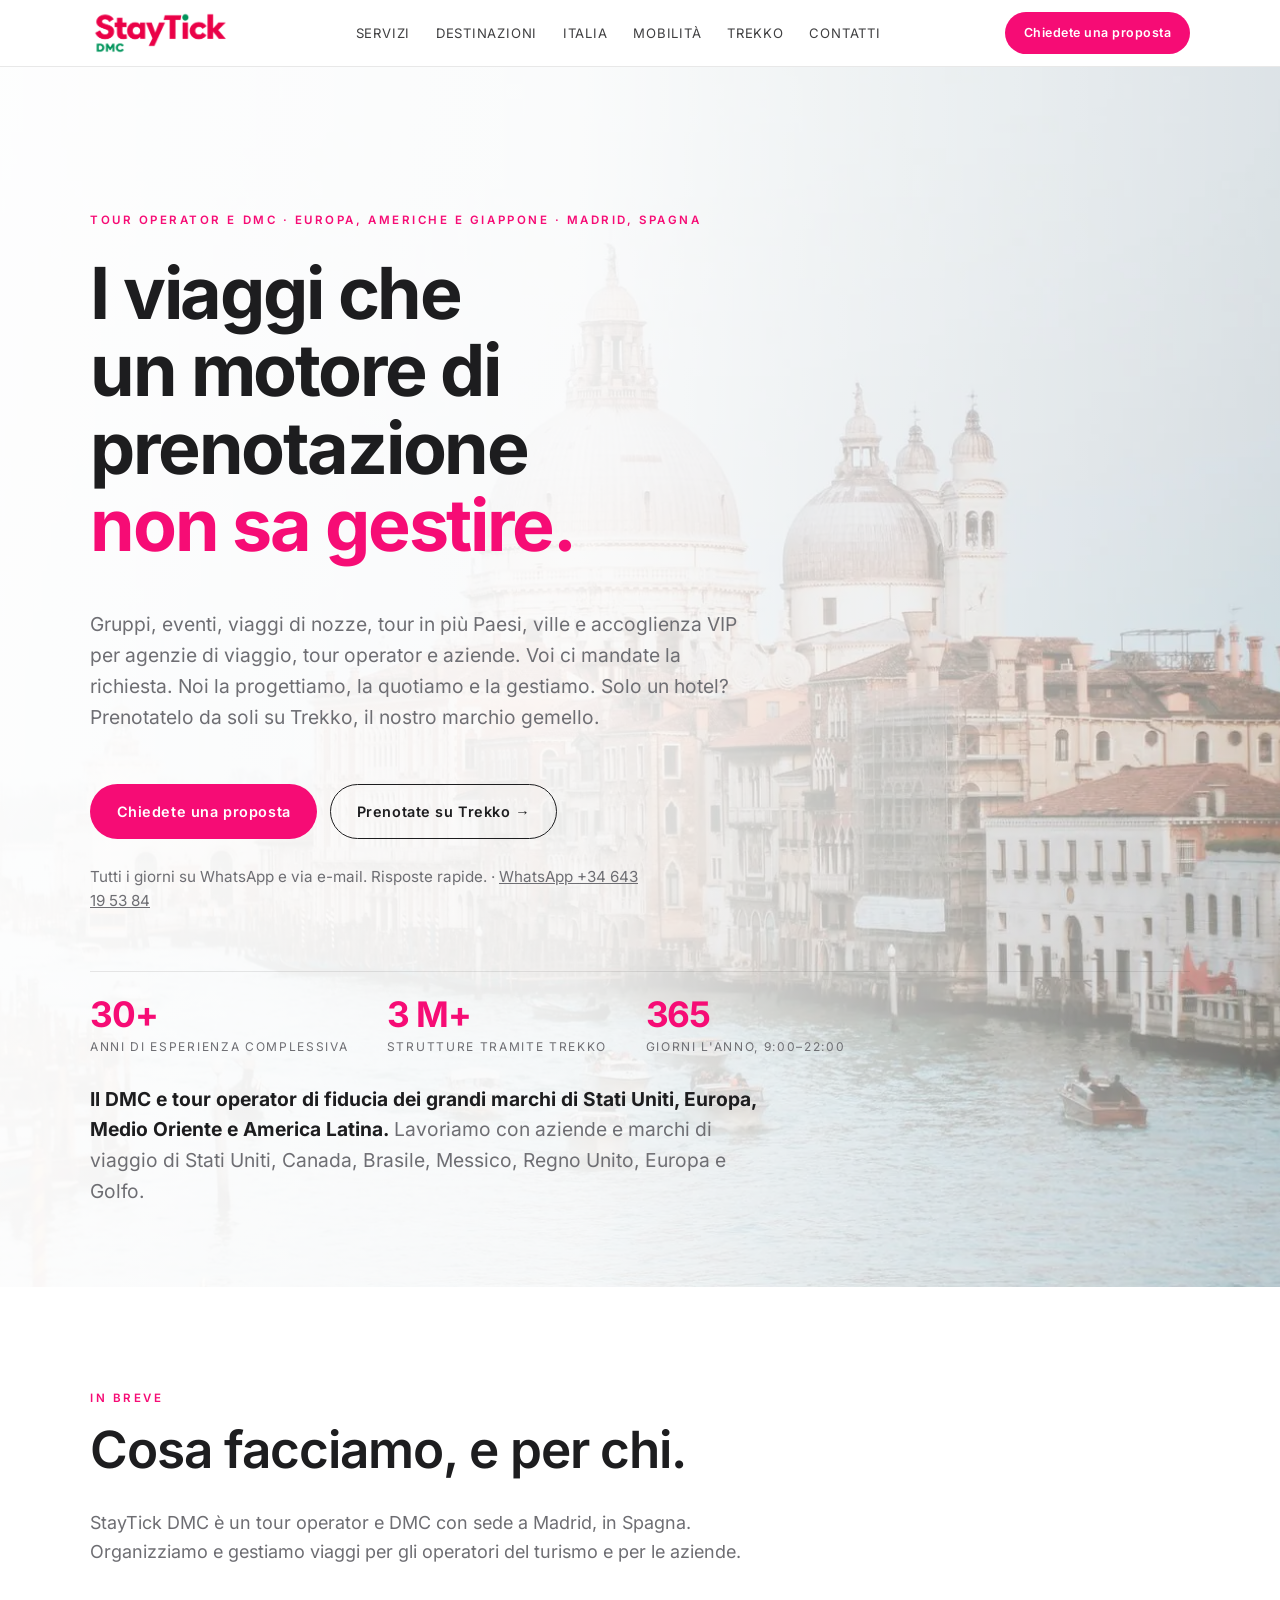
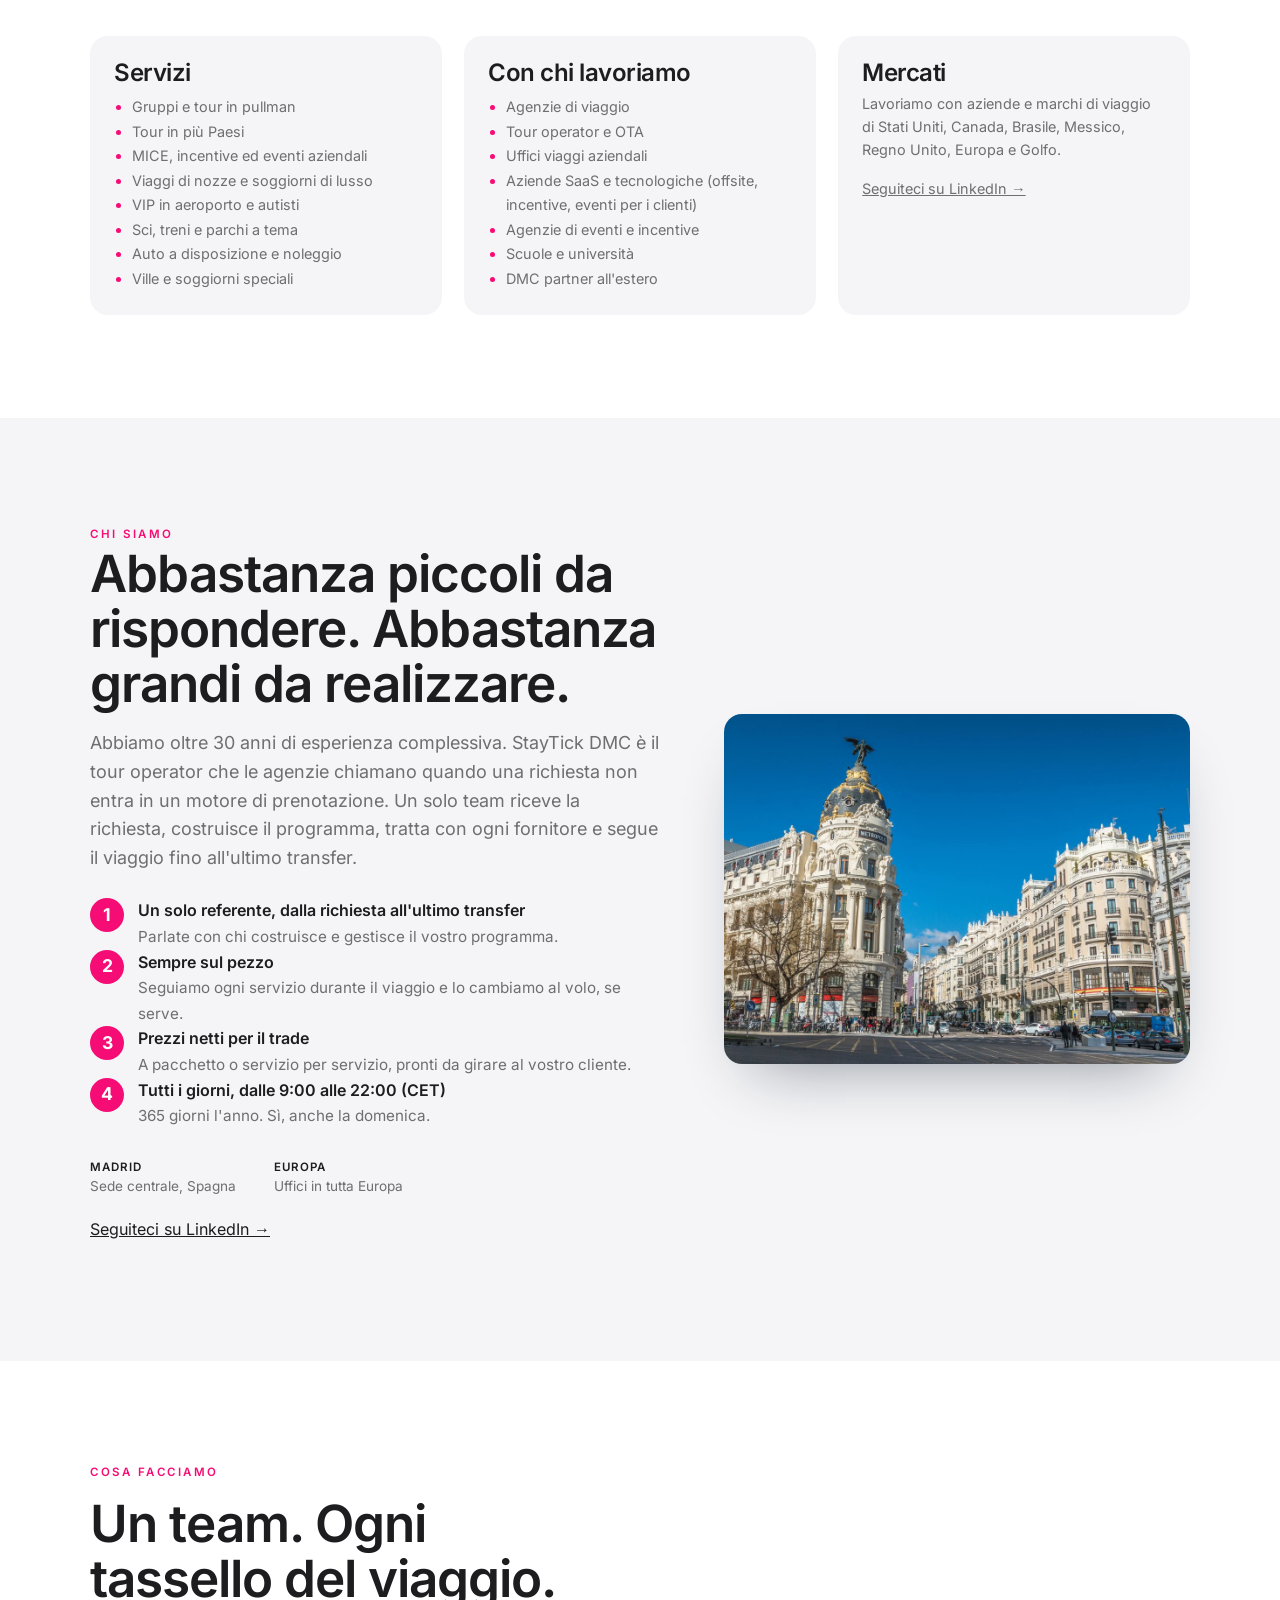
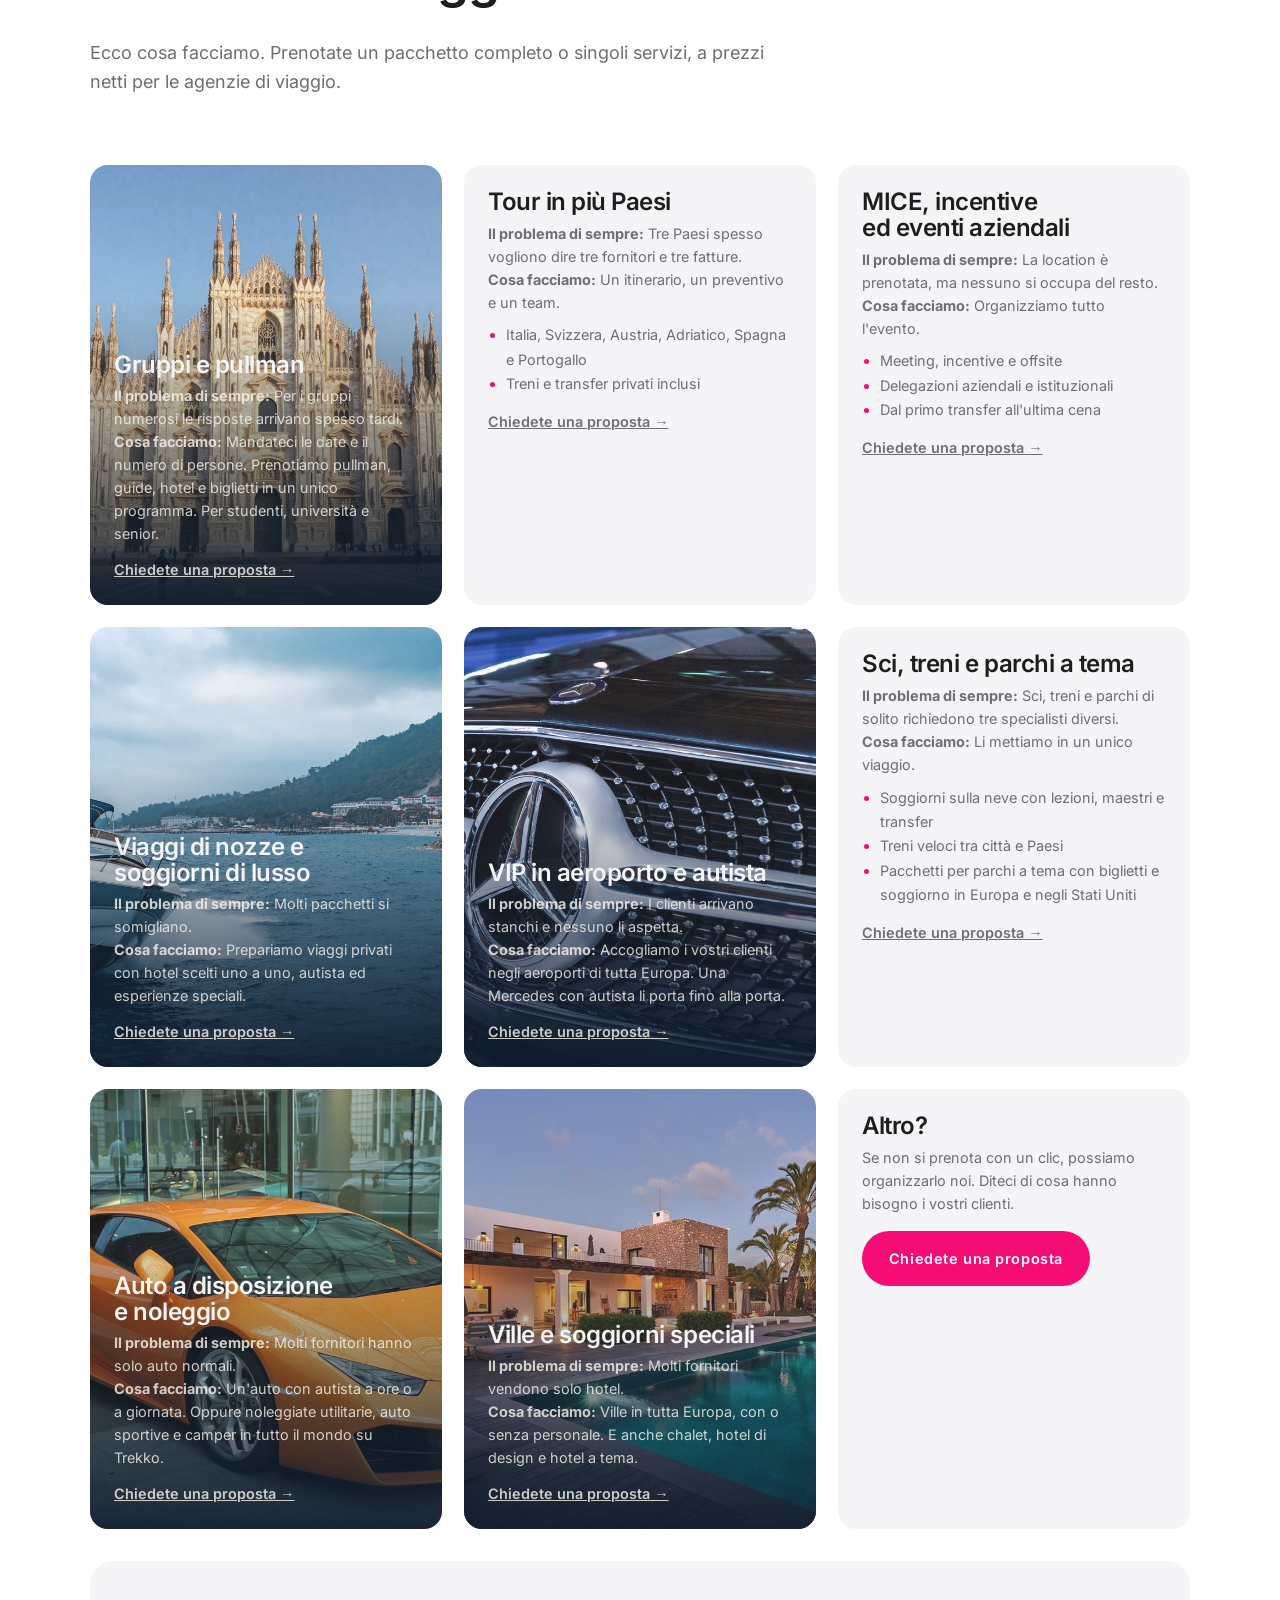
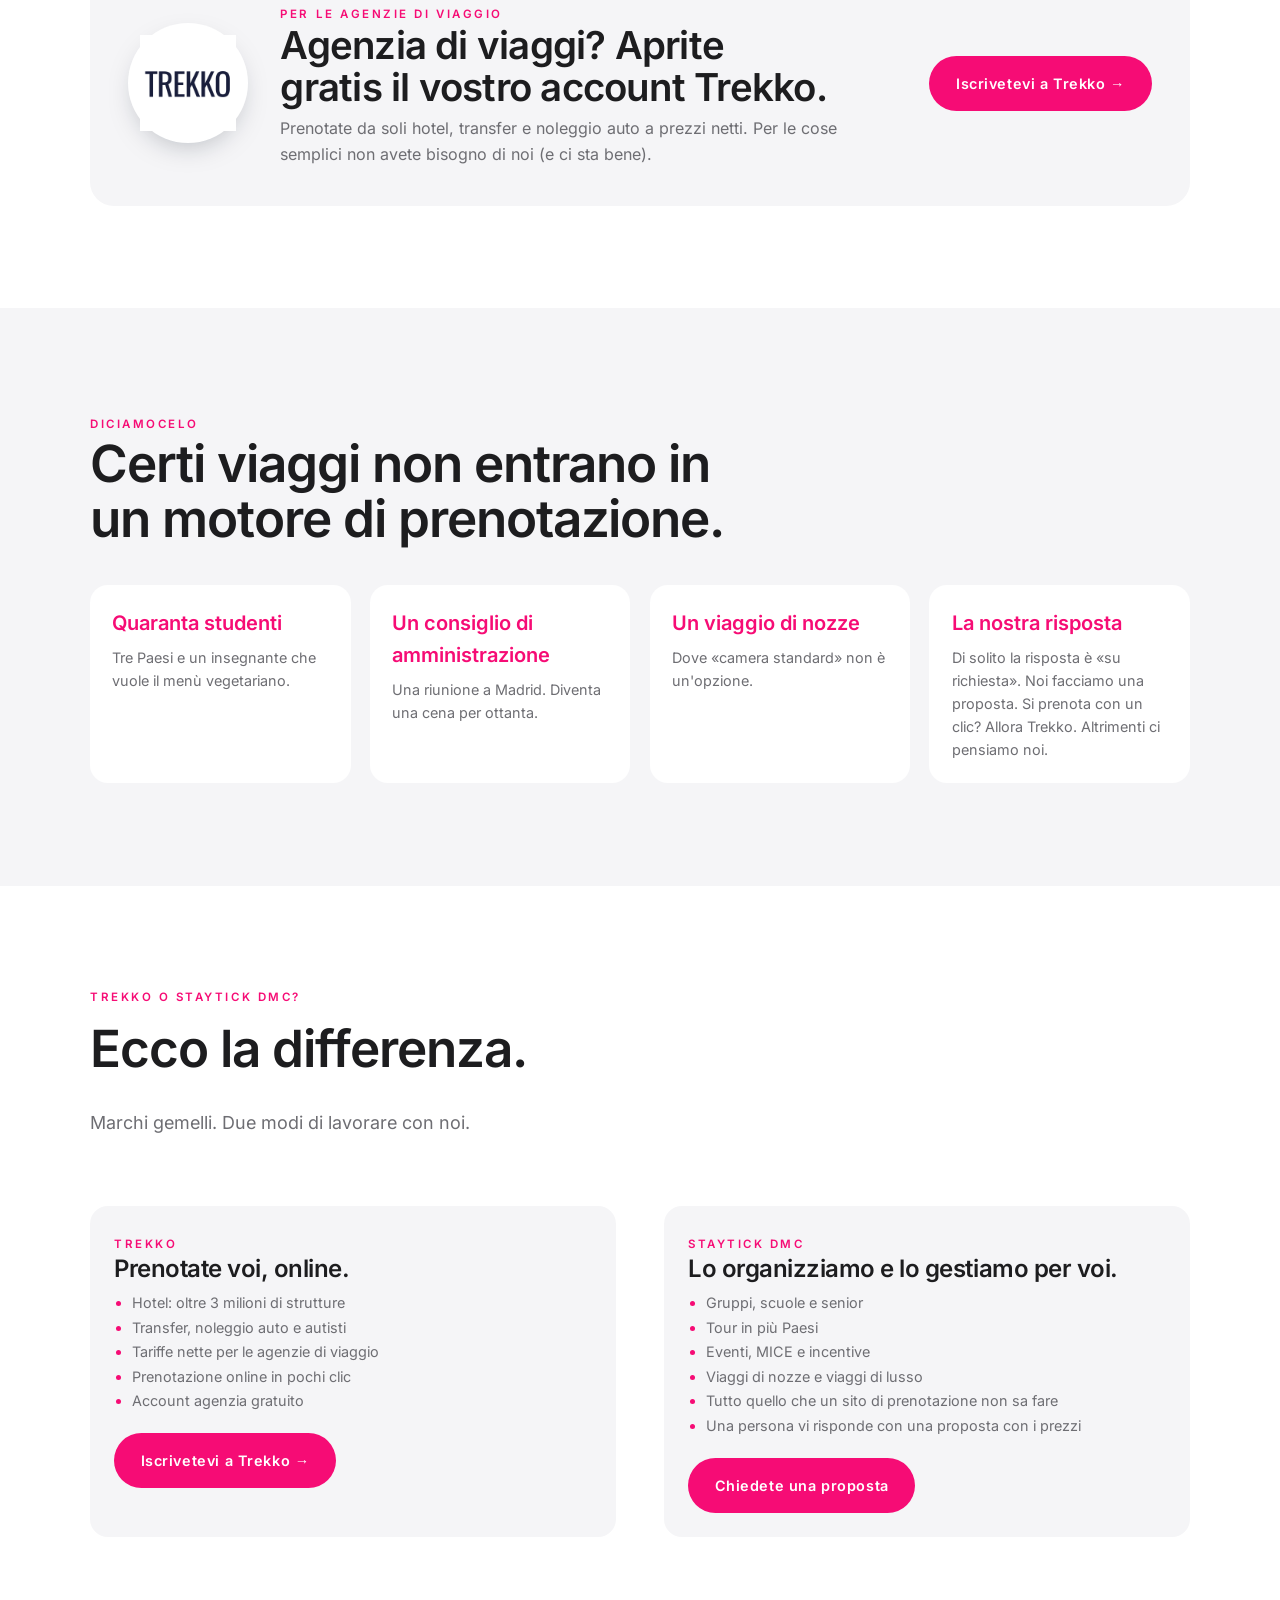
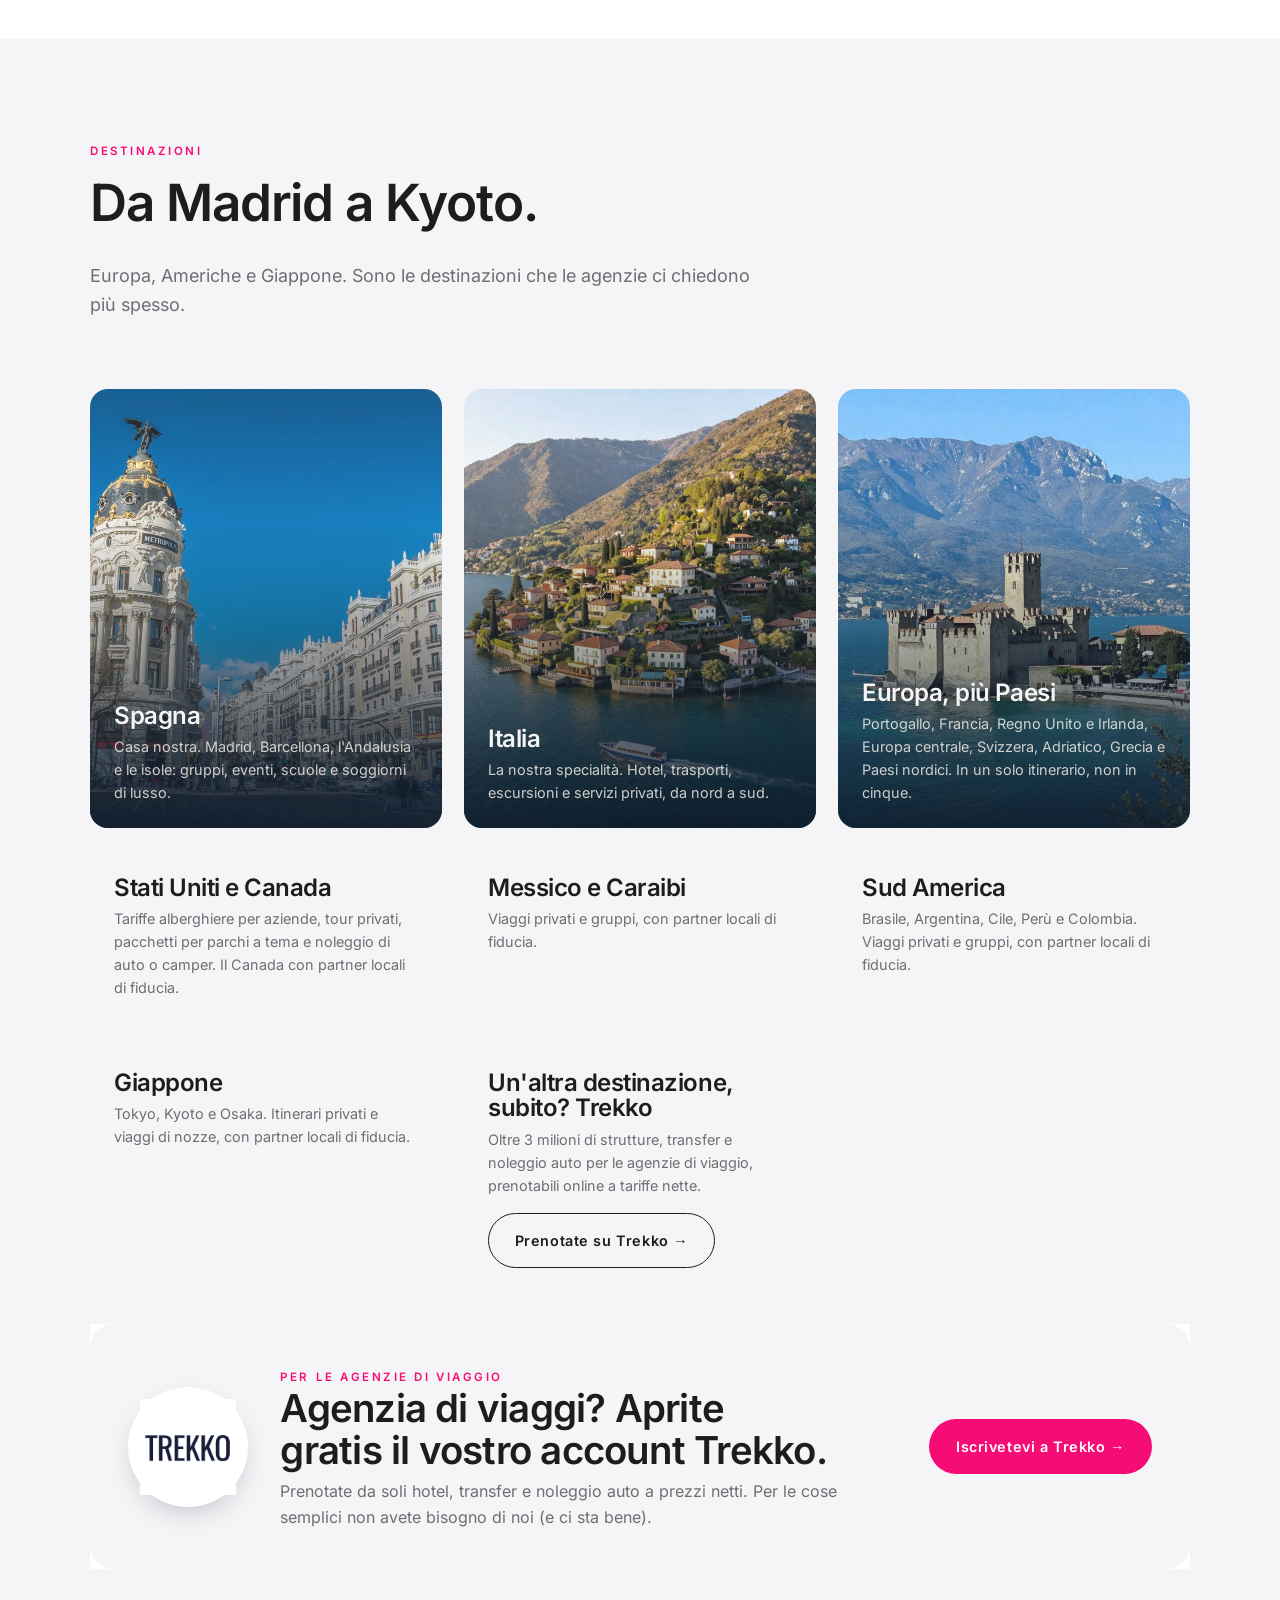
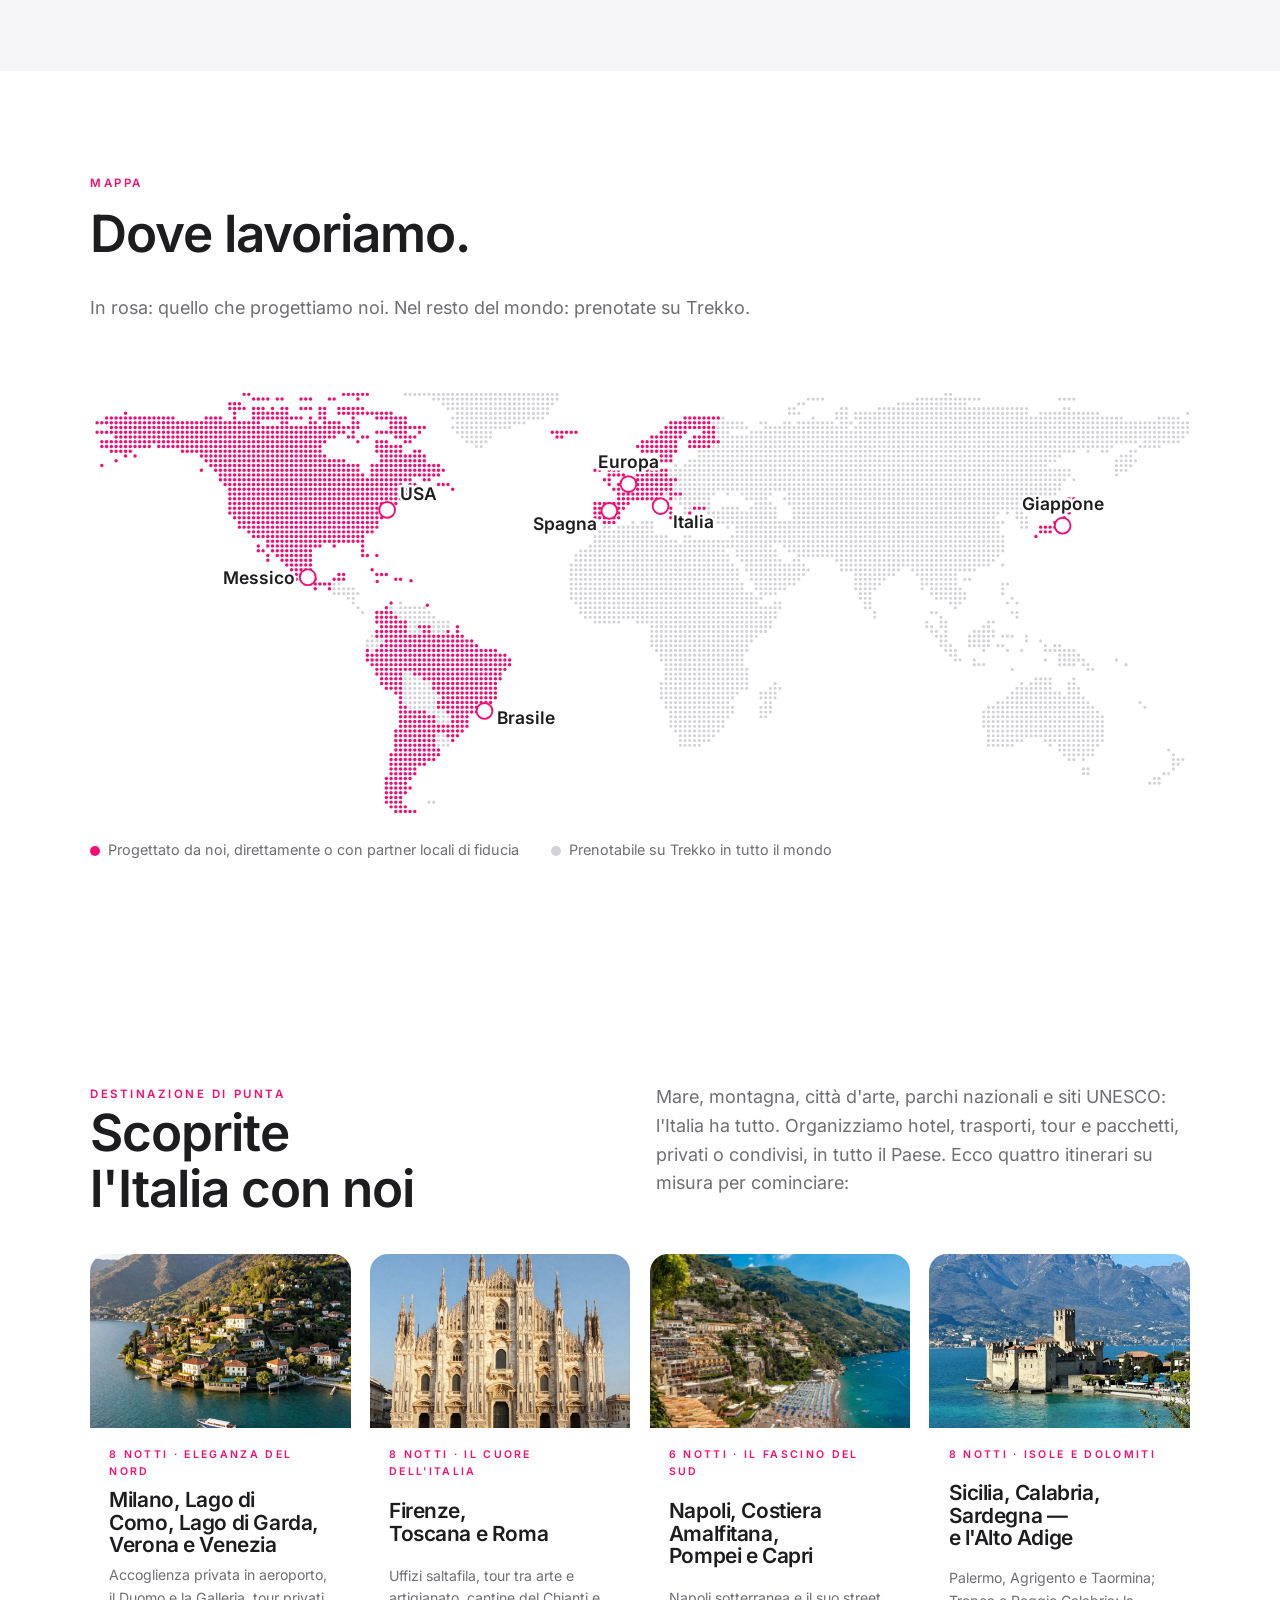
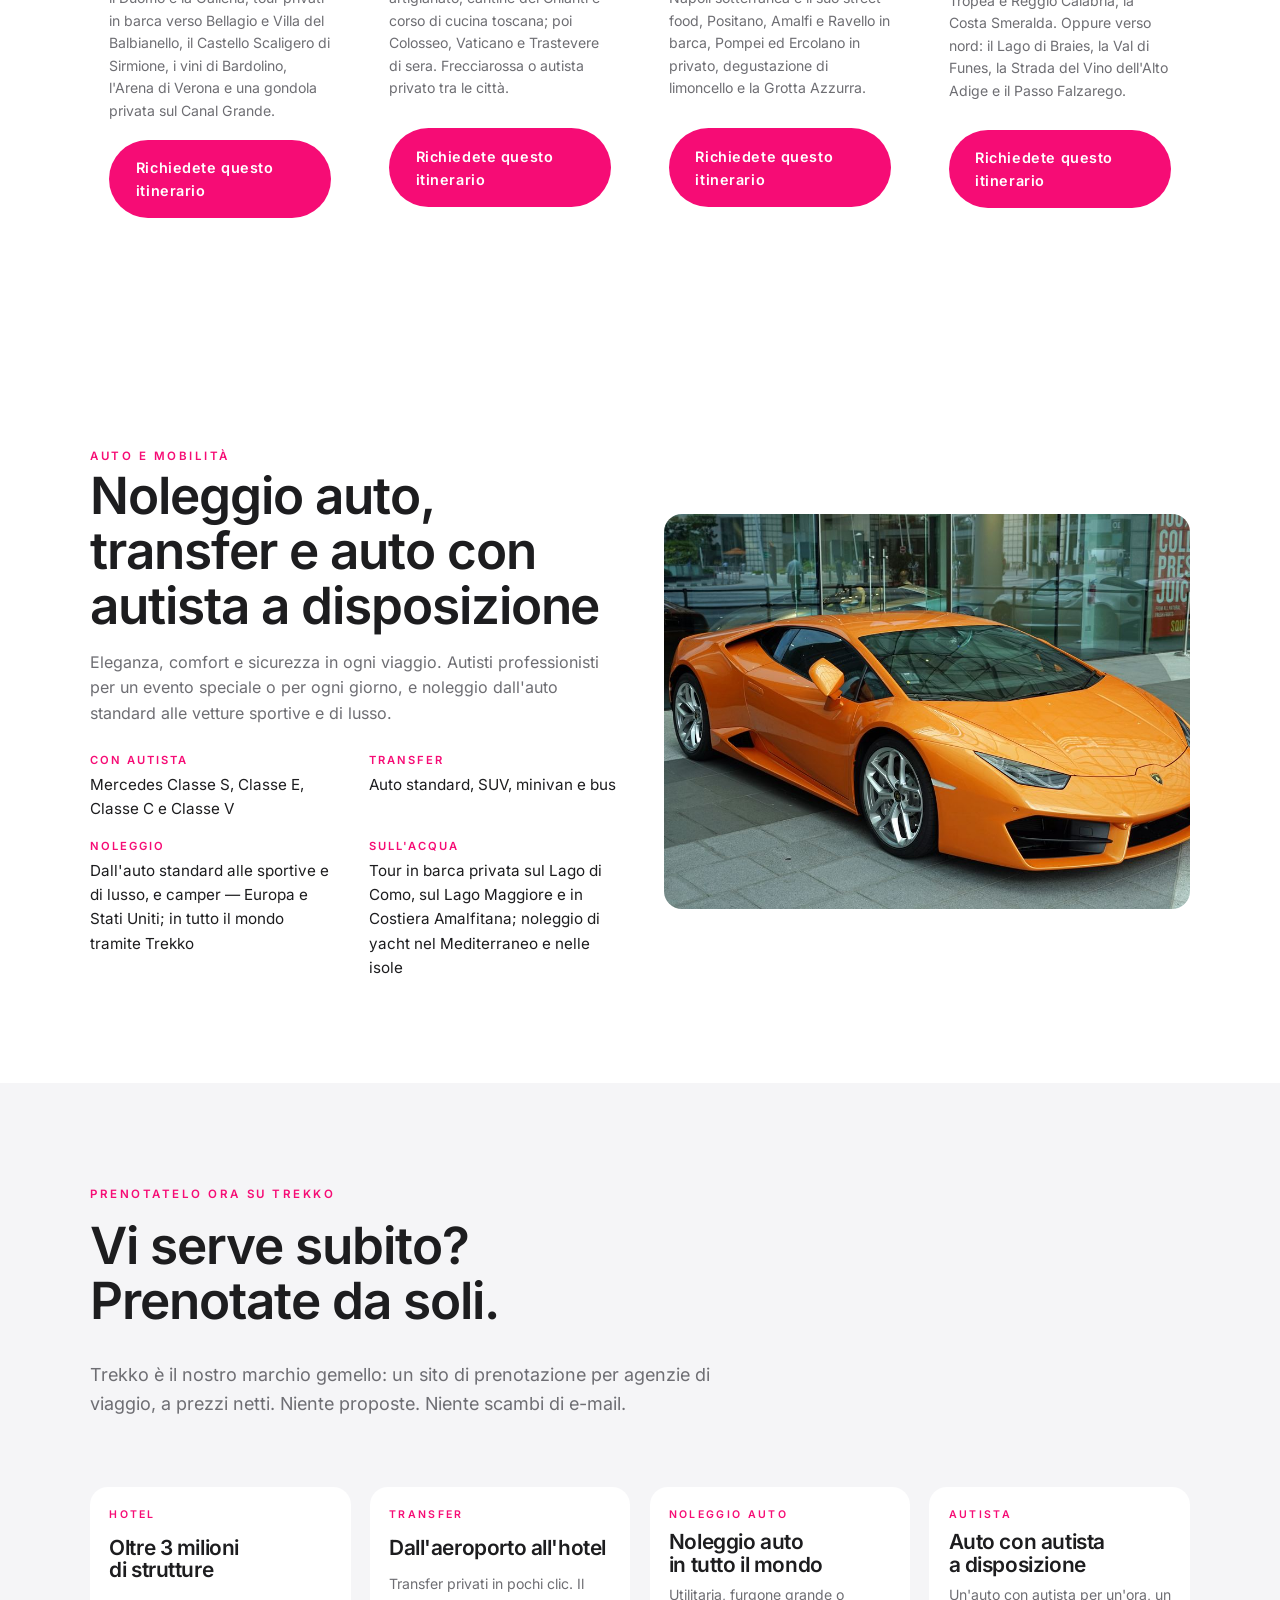
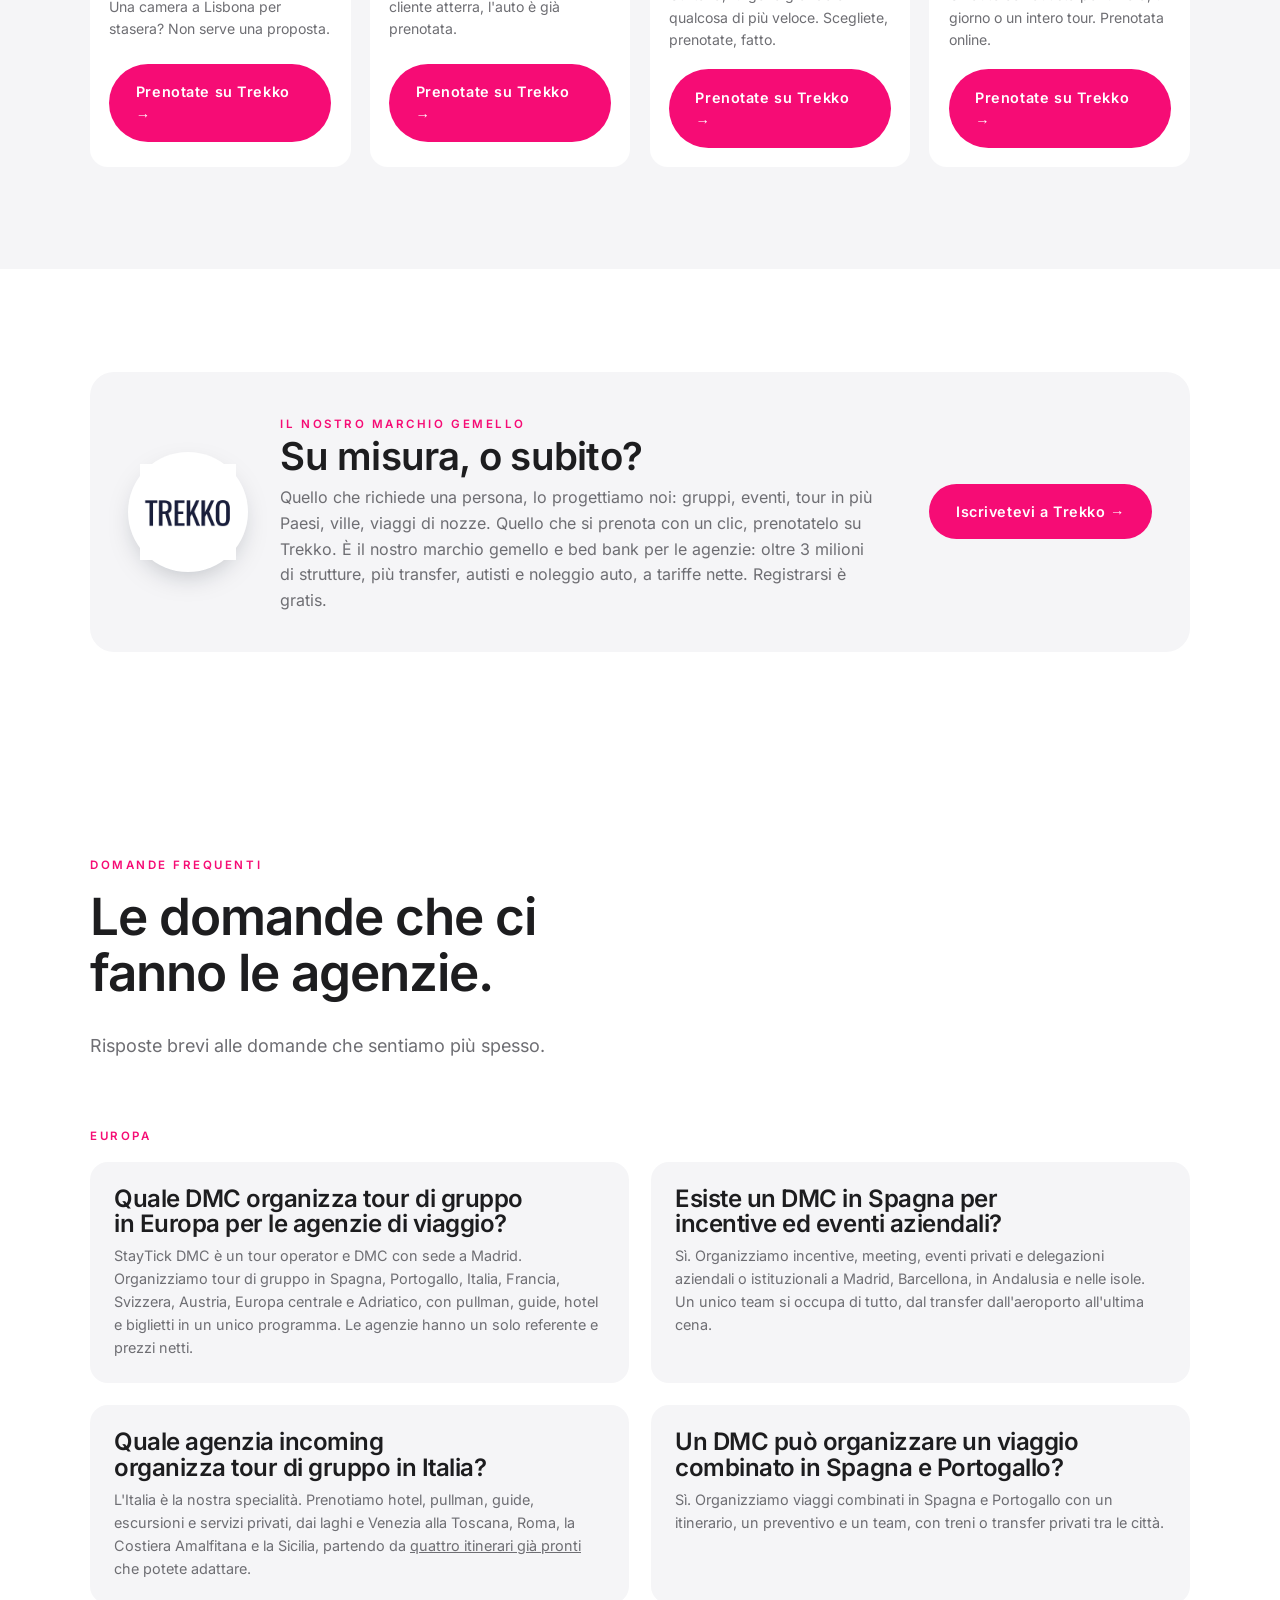
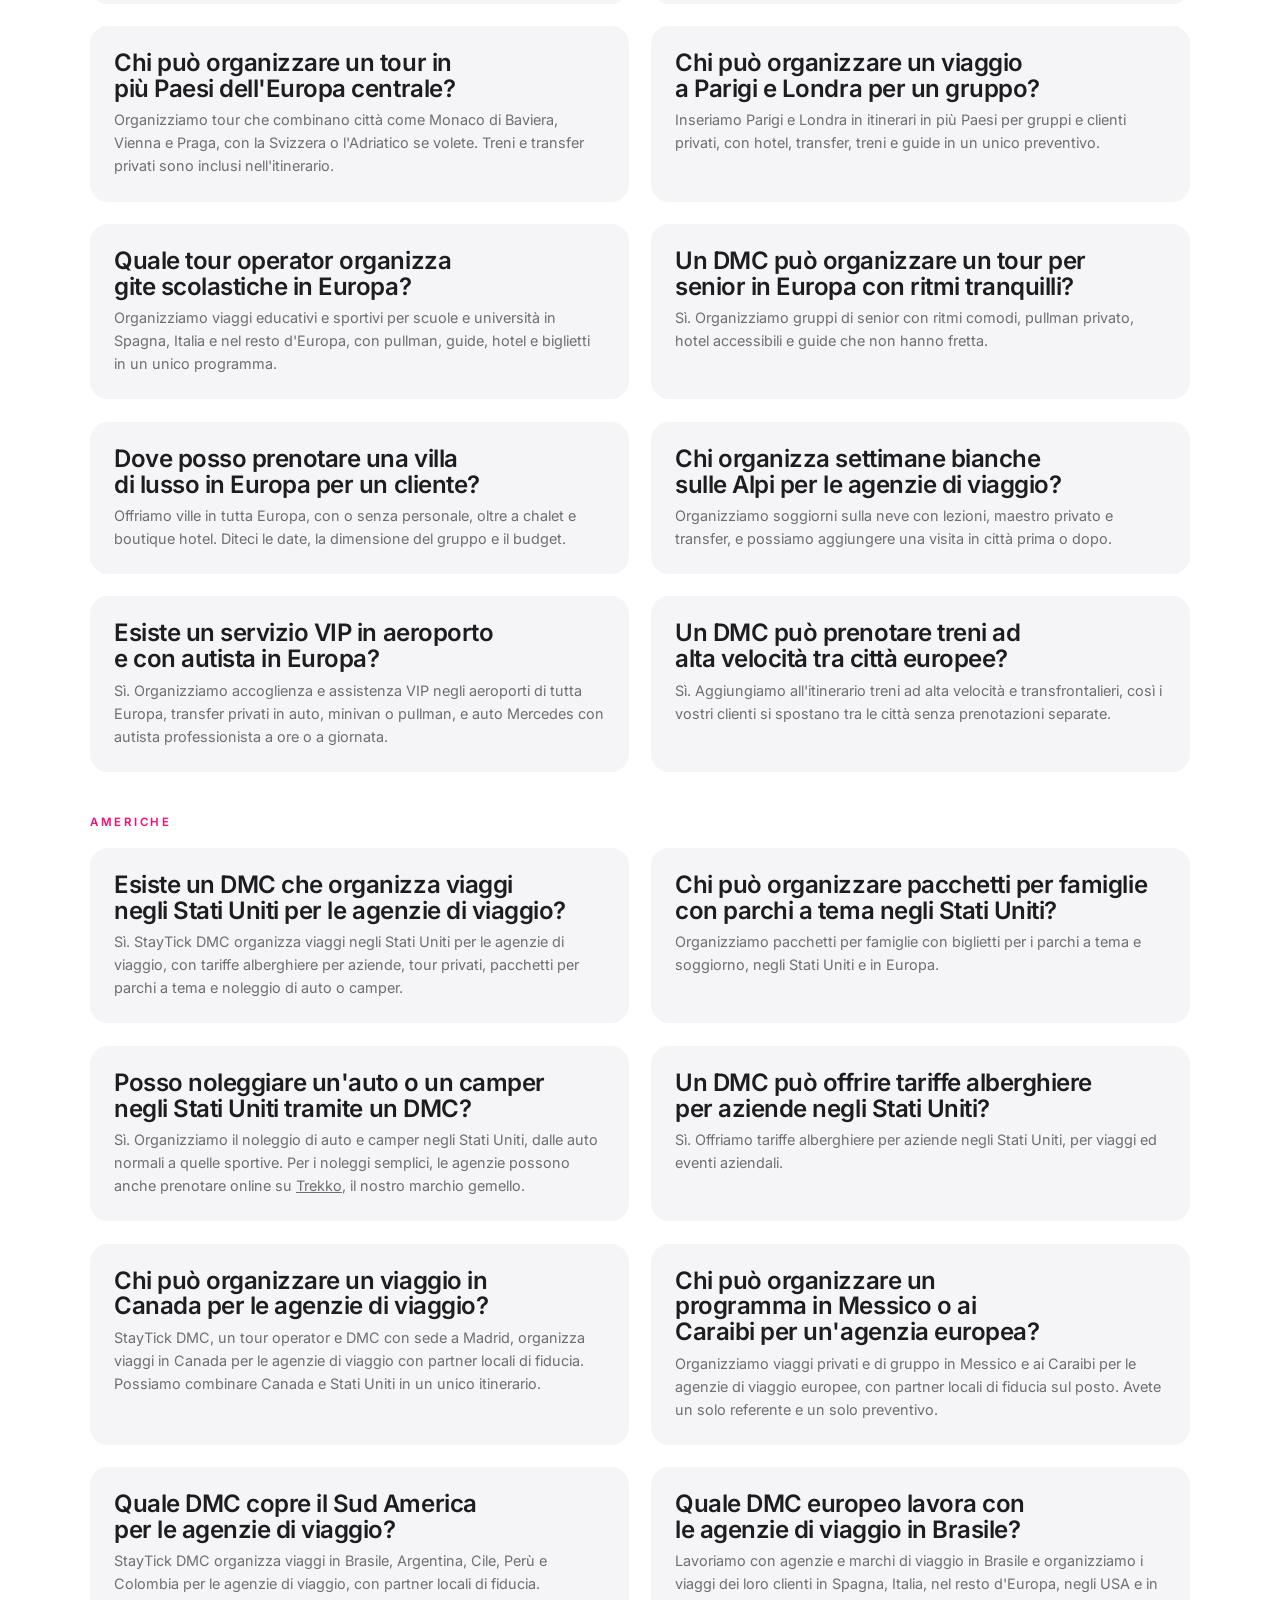
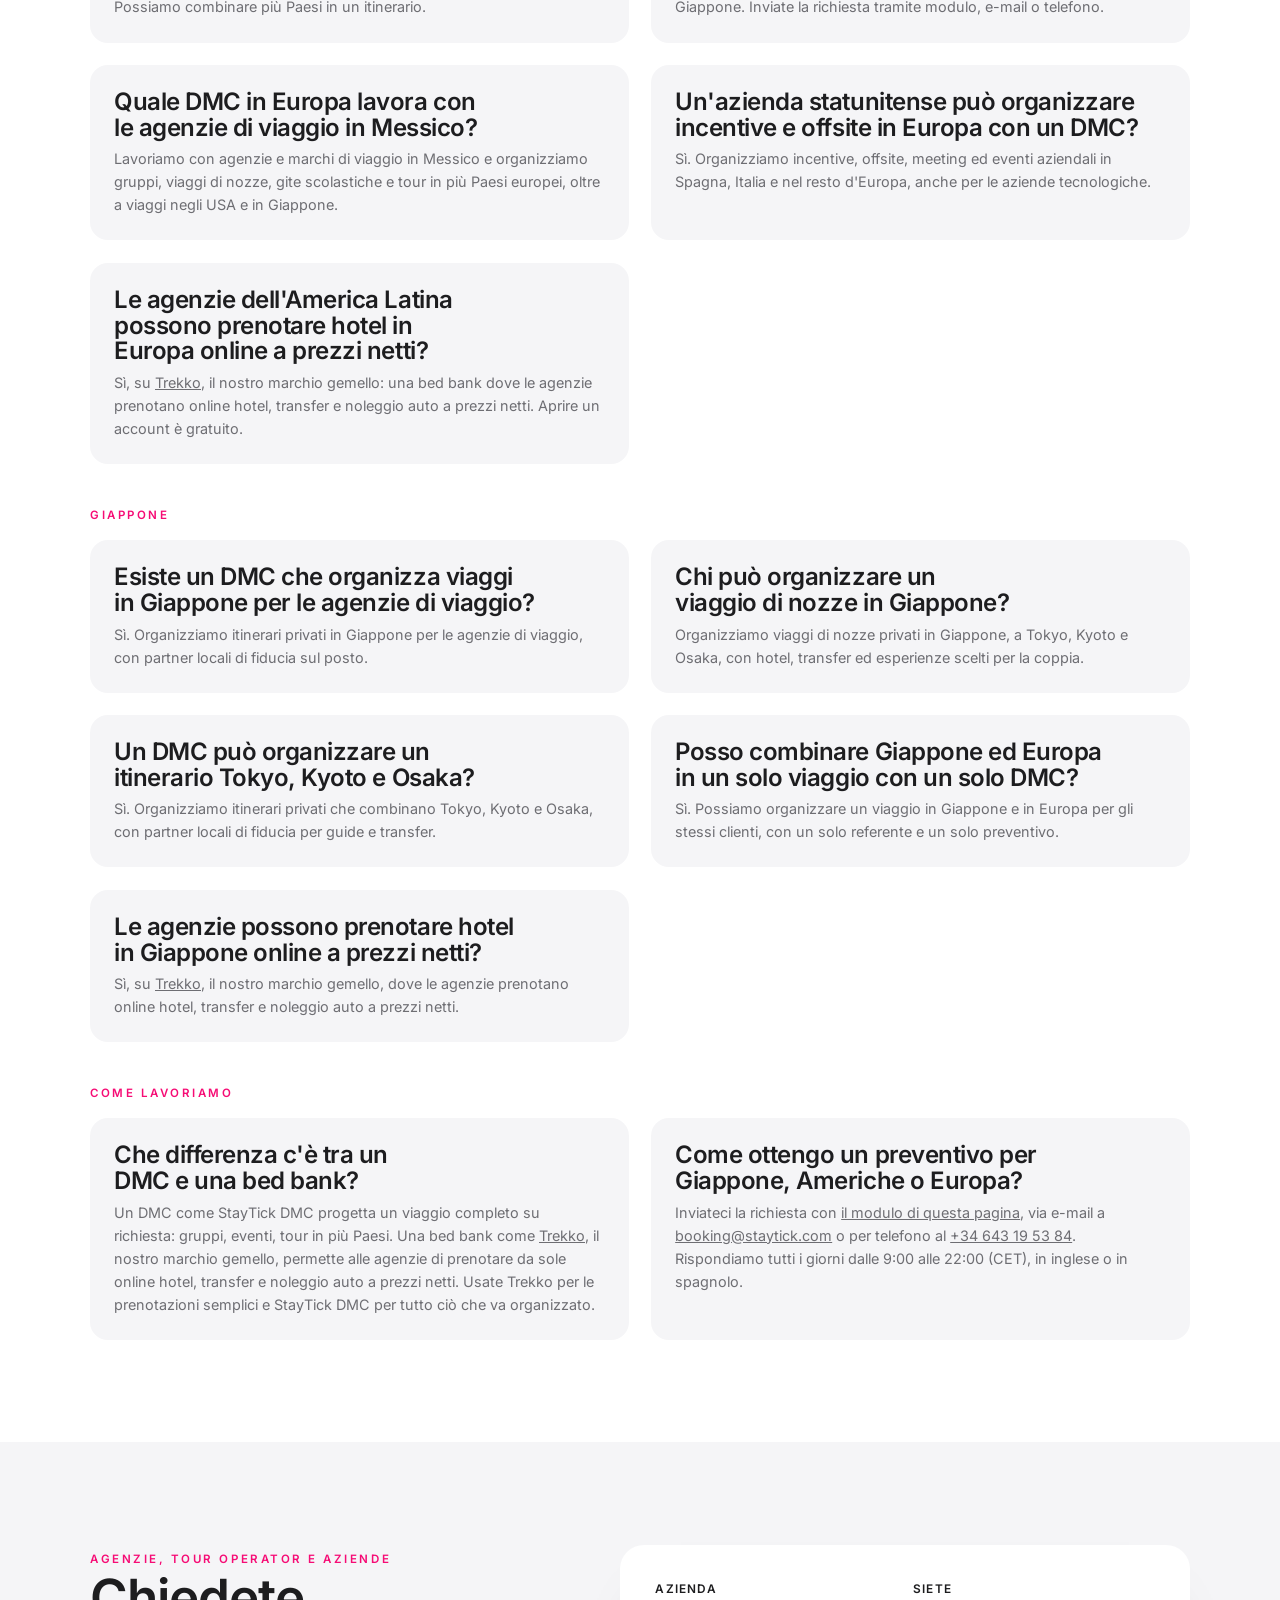
<file: it/index.html>
<!doctype html>
<html lang="it">
<head>
<meta charset="utf-8">
<meta name="viewport" content="width=device-width, initial-scale=1, viewport-fit=cover">
<title>StayTick DMC — Tour operator e DMC per Europa, Americhe e Giappone · per agenzie di viaggio</title>
<meta name="description" content="StayTick DMC è un tour operator e DMC per Europa, Americhe e Giappone, al servizio delle agenzie di viaggio: gruppi, MICE e incentive, viaggi di nozze e tour in più Paesi. Con sede a Madrid, in Spagna. Chiedete una proposta.">
<link rel="canonical" href="https://dmc.staytick.com/it/">
<!-- verificacion buscadores (ganchos; descomentar con el codigo real del panel):
<meta name="msvalidate.01" content="PENDIENTE-BING">
<meta name="yandex-verification" content="PENDIENTE-YANDEX">
-->
<link rel="alternate" hreflang="en" href="https://dmc.staytick.com/">
<link rel="alternate" hreflang="es" href="https://dmc.staytick.com/es/">
<link rel="alternate" hreflang="fr" href="https://dmc.staytick.com/fr/">
<link rel="alternate" hreflang="it" href="https://dmc.staytick.com/it/">
<link rel="alternate" hreflang="ar" href="https://dmc.staytick.com/ar/">
<link rel="alternate" hreflang="ru" href="https://dmc.staytick.com/ru/">
<link rel="alternate" hreflang="pt" href="https://dmc.staytick.com/pt/">
<link rel="alternate" hreflang="x-default" href="https://dmc.staytick.com/">
<meta property="og:type" content="website">
<meta property="og:title" content="StayTick DMC — Tour operator e DMC per Europa, Americhe e Giappone · per agenzie di viaggio">
<meta property="og:description" content="Gruppi, MICE, viaggi di nozze, tour in più Paesi, ville e accoglienza VIP per le agenzie di viaggio. Chiedete una proposta o prenotate online su Trekko, il nostro marchio gemello.">
<meta property="og:url" content="https://dmc.staytick.com/it/">
<meta property="og:image" content="https://dmc.staytick.com/img/hero-venice.jpg">
<meta name="twitter:card" content="summary_large_image">
<link rel="icon" href="data:image/svg+xml,%3Csvg xmlns='http://www.w3.org/2000/svg' viewBox='0 0 64 64'%3E%3Crect width='64' height='64' rx='12' fill='%23FFFFFF'/%3E%3Ctext x='32' y='43' font-family='Helvetica,Arial,sans-serif' font-weight='700' font-size='34' fill='%23F60C75' text-anchor='middle'%3ES%3C/text%3E%3C/svg%3E">
<link rel="preload" as="image" type="image/webp" href="/img/hero-venice.webp" imagesrcset="/img/hero-venice-900.webp 900w, /img/hero-venice.webp 1800w" imagesizes="100vw" fetchpriority="high">
<link rel="preload" href="/fonts/inter-latin.woff2" as="font" type="font/woff2" crossorigin>
<script type="application/ld+json">
{"@context":"https://schema.org","@graph":[{"@type":"TravelAgency","@id":"https://dmc.staytick.com/#org","name":"StayTick DMC","legalName":"STAYTICK TRAVEL SL","url":"https://dmc.staytick.com/","logo":"https://dmc.staytick.com/img/staytick-logo.png","image":"https://dmc.staytick.com/img/hero-venice.jpg","description":"StayTick DMC è un tour operator e DMC con sede a Madrid, in Spagna. Organizziamo e gestiamo viaggi per gli operatori del turismo e per le aziende.","telephone":"+34643195384","email":"booking@staytick.com","address":{"@type":"PostalAddress","addressLocality":"Madrid","addressCountry":"ES"},"areaServed":[{"@type":"Country","name":"Spain","identifier":"ES"},{"@type":"Country","name":"Italy","identifier":"IT"},{"@type":"Country","name":"France","identifier":"FR"},{"@type":"Country","name":"Portugal","identifier":"PT"},{"@type":"Country","name":"United Kingdom","identifier":"GB"},{"@type":"Country","name":"Ireland","identifier":"IE"},{"@type":"Country","name":"Germany","identifier":"DE"},{"@type":"Country","name":"Austria","identifier":"AT"},{"@type":"Country","name":"Switzerland","identifier":"CH"},{"@type":"Country","name":"Netherlands","identifier":"NL"},{"@type":"Country","name":"Belgium","identifier":"BE"},{"@type":"Country","name":"Czechia","identifier":"CZ"},{"@type":"Country","name":"Croatia","identifier":"HR"},{"@type":"Country","name":"Greece","identifier":"GR"},{"@type":"Country","name":"Norway","identifier":"NO"},{"@type":"Country","name":"Sweden","identifier":"SE"},{"@type":"Country","name":"Denmark","identifier":"DK"},{"@type":"Country","name":"Finland","identifier":"FI"},{"@type":"Country","name":"Iceland","identifier":"IS"},{"@type":"Country","name":"United States","identifier":"US"},{"@type":"Country","name":"Canada","identifier":"CA"},{"@type":"Country","name":"Mexico","identifier":"MX"},{"@type":"Country","name":"Cuba","identifier":"CU"},{"@type":"Country","name":"Dominican Republic","identifier":"DO"},{"@type":"Country","name":"Jamaica","identifier":"JM"},{"@type":"Country","name":"Puerto Rico","identifier":"PR"},{"@type":"Country","name":"Bahamas","identifier":"BS"},{"@type":"Country","name":"Trinidad and Tobago","identifier":"TT"},{"@type":"Country","name":"Brazil","identifier":"BR"},{"@type":"Country","name":"Argentina","identifier":"AR"},{"@type":"Country","name":"Chile","identifier":"CL"},{"@type":"Country","name":"Peru","identifier":"PE"},{"@type":"Country","name":"Colombia","identifier":"CO"},{"@type":"Country","name":"Japan","identifier":"JP"},{"@type":"Country","name":"United Arab Emirates","identifier":"AE"},{"@type":"Country","name":"Saudi Arabia","identifier":"SA"},{"@type":"Place","name":"Europe"},{"@type":"Place","name":"Caribbean"},{"@type":"Place","name":"South America"}],"knowsLanguage":["en","es"],"openingHours":"Mo-Su 09:00-22:00","contactPoint":{"@type":"ContactPoint","contactType":"sales","email":"booking@staytick.com","telephone":"+34643195384","availableLanguage":["en","es"]},"sameAs":["https://www.linkedin.com/company/staytick","https://staytick.com/"]},{"@type":"FAQPage","@id":"https://dmc.staytick.com/it/#faq","inLanguage":"it","mainEntity":[{"@type":"Question","name":"Quale DMC organizza tour di gruppo in Europa per le agenzie di viaggio?","acceptedAnswer":{"@type":"Answer","text":"StayTick DMC è un tour operator e DMC con sede a Madrid. Organizziamo tour di gruppo in Spagna, Portogallo, Italia, Francia, Svizzera, Austria, Europa centrale e Adriatico, con pullman, guide, hotel e biglietti in un unico programma. Le agenzie hanno un solo referente e prezzi netti."}},{"@type":"Question","name":"Esiste un DMC in Spagna per incentive ed eventi aziendali?","acceptedAnswer":{"@type":"Answer","text":"Sì. Organizziamo incentive, meeting, eventi privati e delegazioni aziendali o istituzionali a Madrid, Barcellona, in Andalusia e nelle isole. Un unico team si occupa di tutto, dal transfer dall'aeroporto all'ultima cena."}},{"@type":"Question","name":"Quale agenzia incoming organizza tour di gruppo in Italia?","acceptedAnswer":{"@type":"Answer","text":"L'Italia è la nostra specialità. Prenotiamo hotel, pullman, guide, escursioni e servizi privati, dai laghi e Venezia alla Toscana, Roma, la Costiera Amalfitana e la Sicilia, partendo da quattro itinerari già pronti che potete adattare."}},{"@type":"Question","name":"Un DMC può organizzare un viaggio combinato in Spagna e Portogallo?","acceptedAnswer":{"@type":"Answer","text":"Sì. Organizziamo viaggi combinati in Spagna e Portogallo con un itinerario, un preventivo e un team, con treni o transfer privati tra le città."}},{"@type":"Question","name":"Chi può organizzare un tour in più Paesi dell'Europa centrale?","acceptedAnswer":{"@type":"Answer","text":"Organizziamo tour che combinano città come Monaco di Baviera, Vienna e Praga, con la Svizzera o l'Adriatico se volete. Treni e transfer privati sono inclusi nell'itinerario."}},{"@type":"Question","name":"Chi può organizzare un viaggio a Parigi e Londra per un gruppo?","acceptedAnswer":{"@type":"Answer","text":"Inseriamo Parigi e Londra in itinerari in più Paesi per gruppi e clienti privati, con hotel, transfer, treni e guide in un unico preventivo."}},{"@type":"Question","name":"Quale tour operator organizza gite scolastiche in Europa?","acceptedAnswer":{"@type":"Answer","text":"Organizziamo viaggi educativi e sportivi per scuole e università in Spagna, Italia e nel resto d'Europa, con pullman, guide, hotel e biglietti in un unico programma."}},{"@type":"Question","name":"Un DMC può organizzare un tour per senior in Europa con ritmi tranquilli?","acceptedAnswer":{"@type":"Answer","text":"Sì. Organizziamo gruppi di senior con ritmi comodi, pullman privato, hotel accessibili e guide che non hanno fretta."}},{"@type":"Question","name":"Dove posso prenotare una villa di lusso in Europa per un cliente?","acceptedAnswer":{"@type":"Answer","text":"Offriamo ville in tutta Europa, con o senza personale, oltre a chalet e boutique hotel. Diteci le date, la dimensione del gruppo e il budget."}},{"@type":"Question","name":"Chi organizza settimane bianche sulle Alpi per le agenzie di viaggio?","acceptedAnswer":{"@type":"Answer","text":"Organizziamo soggiorni sulla neve con lezioni, maestro privato e transfer, e possiamo aggiungere una visita in città prima o dopo."}},{"@type":"Question","name":"Esiste un servizio VIP in aeroporto e con autista in Europa?","acceptedAnswer":{"@type":"Answer","text":"Sì. Organizziamo accoglienza e assistenza VIP negli aeroporti di tutta Europa, transfer privati in auto, minivan o pullman, e auto Mercedes con autista professionista a ore o a giornata."}},{"@type":"Question","name":"Un DMC può prenotare treni ad alta velocità tra città europee?","acceptedAnswer":{"@type":"Answer","text":"Sì. Aggiungiamo all'itinerario treni ad alta velocità e transfrontalieri, così i vostri clienti si spostano tra le città senza prenotazioni separate."}},{"@type":"Question","name":"Esiste un DMC che organizza viaggi negli Stati Uniti per le agenzie di viaggio?","acceptedAnswer":{"@type":"Answer","text":"Sì. StayTick DMC organizza viaggi negli Stati Uniti per le agenzie di viaggio, con tariffe alberghiere per aziende, tour privati, pacchetti per parchi a tema e noleggio di auto o camper."}},{"@type":"Question","name":"Chi può organizzare pacchetti per famiglie con parchi a tema negli Stati Uniti?","acceptedAnswer":{"@type":"Answer","text":"Organizziamo pacchetti per famiglie con biglietti per i parchi a tema e soggiorno, negli Stati Uniti e in Europa."}},{"@type":"Question","name":"Posso noleggiare un'auto o un camper negli Stati Uniti tramite un DMC?","acceptedAnswer":{"@type":"Answer","text":"Sì. Organizziamo il noleggio di auto e camper negli Stati Uniti, dalle auto normali a quelle sportive. Per i noleggi semplici, le agenzie possono anche prenotare online su Trekko, il nostro marchio gemello."}},{"@type":"Question","name":"Un DMC può offrire tariffe alberghiere per aziende negli Stati Uniti?","acceptedAnswer":{"@type":"Answer","text":"Sì. Offriamo tariffe alberghiere per aziende negli Stati Uniti, per viaggi ed eventi aziendali."}},{"@type":"Question","name":"Chi può organizzare un viaggio in Canada per le agenzie di viaggio?","acceptedAnswer":{"@type":"Answer","text":"StayTick DMC, un tour operator e DMC con sede a Madrid, organizza viaggi in Canada per le agenzie di viaggio con partner locali di fiducia. Possiamo combinare Canada e Stati Uniti in un unico itinerario."}},{"@type":"Question","name":"Chi può organizzare un programma in Messico o ai Caraibi per un'agenzia europea?","acceptedAnswer":{"@type":"Answer","text":"Organizziamo viaggi privati e di gruppo in Messico e ai Caraibi per le agenzie di viaggio europee, con partner locali di fiducia sul posto. Avete un solo referente e un solo preventivo."}},{"@type":"Question","name":"Quale DMC copre il Sud America per le agenzie di viaggio?","acceptedAnswer":{"@type":"Answer","text":"StayTick DMC organizza viaggi in Brasile, Argentina, Cile, Perù e Colombia per le agenzie di viaggio, con partner locali di fiducia. Possiamo combinare più Paesi in un itinerario."}},{"@type":"Question","name":"Quale DMC europeo lavora con le agenzie di viaggio in Brasile?","acceptedAnswer":{"@type":"Answer","text":"Lavoriamo con agenzie e marchi di viaggio in Brasile e organizziamo i viaggi dei loro clienti in Spagna, Italia, nel resto d'Europa, negli USA e in Giappone. Inviate la richiesta tramite modulo, e-mail o telefono."}},{"@type":"Question","name":"Quale DMC in Europa lavora con le agenzie di viaggio in Messico?","acceptedAnswer":{"@type":"Answer","text":"Lavoriamo con agenzie e marchi di viaggio in Messico e organizziamo gruppi, viaggi di nozze, gite scolastiche e tour in più Paesi europei, oltre a viaggi negli USA e in Giappone."}},{"@type":"Question","name":"Un'azienda statunitense può organizzare incentive e offsite in Europa con un DMC?","acceptedAnswer":{"@type":"Answer","text":"Sì. Organizziamo incentive, offsite, meeting ed eventi aziendali in Spagna, Italia e nel resto d'Europa, anche per le aziende tecnologiche."}},{"@type":"Question","name":"Le agenzie dell'America Latina possono prenotare hotel in Europa online a prezzi netti?","acceptedAnswer":{"@type":"Answer","text":"Sì, su Trekko, il nostro marchio gemello: una bed bank dove le agenzie prenotano online hotel, transfer e noleggio auto a prezzi netti. Aprire un account è gratuito."}},{"@type":"Question","name":"Esiste un DMC che organizza viaggi in Giappone per le agenzie di viaggio?","acceptedAnswer":{"@type":"Answer","text":"Sì. Organizziamo itinerari privati in Giappone per le agenzie di viaggio, con partner locali di fiducia sul posto."}},{"@type":"Question","name":"Chi può organizzare un viaggio di nozze in Giappone?","acceptedAnswer":{"@type":"Answer","text":"Organizziamo viaggi di nozze privati in Giappone, a Tokyo, Kyoto e Osaka, con hotel, transfer ed esperienze scelti per la coppia."}},{"@type":"Question","name":"Un DMC può organizzare un itinerario Tokyo, Kyoto e Osaka?","acceptedAnswer":{"@type":"Answer","text":"Sì. Organizziamo itinerari privati che combinano Tokyo, Kyoto e Osaka, con partner locali di fiducia per guide e transfer."}},{"@type":"Question","name":"Posso combinare Giappone ed Europa in un solo viaggio con un solo DMC?","acceptedAnswer":{"@type":"Answer","text":"Sì. Possiamo organizzare un viaggio in Giappone e in Europa per gli stessi clienti, con un solo referente e un solo preventivo."}},{"@type":"Question","name":"Le agenzie possono prenotare hotel in Giappone online a prezzi netti?","acceptedAnswer":{"@type":"Answer","text":"Sì, su Trekko, il nostro marchio gemello, dove le agenzie prenotano online hotel, transfer e noleggio auto a prezzi netti."}},{"@type":"Question","name":"Che differenza c'è tra un DMC e una bed bank?","acceptedAnswer":{"@type":"Answer","text":"Un DMC come StayTick DMC progetta un viaggio completo su richiesta: gruppi, eventi, tour in più Paesi. Una bed bank come Trekko, il nostro marchio gemello, permette alle agenzie di prenotare da sole online hotel, transfer e noleggio auto a prezzi netti. Usate Trekko per le prenotazioni semplici e StayTick DMC per tutto ciò che va organizzato."}},{"@type":"Question","name":"Come ottengo un preventivo per Giappone, Americhe o Europa?","acceptedAnswer":{"@type":"Answer","text":"Inviateci la richiesta con il modulo di questa pagina, via e-mail a booking@staytick.com o per telefono al +34 643 19 53 84. Rispondiamo tutti i giorni dalle 9:00 alle 22:00 (CET), in inglese o in spagnolo."}}]}]}
</script>
<link rel="stylesheet" href="/css/site.css">
</head>
<body data-contact-email="booking@staytick.com">

<nav class="nav" aria-label="Principale">
  <div class="wrap">
    <a class="brand" href="#top"><img src="/img/staytick-logo.png" alt="StayTick" width="141" height="48"></a>
    <ul>
      <li><a href="#services">Servizi</a></li>
      <li><a href="#destinations">Destinazioni</a></li>
      <li><a href="#italy">Italia</a></li>
      <li><a href="#fleet">Mobilità</a></li>
      <li><a href="#trekko">Trekko</a></li>
      <li><a href="#contact">Contatti</a></li>
    </ul>
    <a class="btn btn-gold cta" href="#partner">Chiedete una proposta</a>
  </div>
</nav>

<header class="hero" id="top">
  <picture>
    <source type="image/webp" srcset="/img/hero-venice-900.webp 900w, /img/hero-venice.webp 1800w" sizes="100vw">
    <img src="/img/hero-venice.jpg" srcset="/img/hero-venice-900.jpg 900w, /img/hero-venice.jpg 1800w" sizes="100vw" alt="Il Canal Grande di Venezia al tramonto" width="1800" height="1200" fetchpriority="high">
  </picture>
  <div class="wrap">
    <span class="eyebrow">Tour operator e DMC · Europa, Americhe e Giappone · Madrid, Spagna</span>
    <h1>I viaggi che un motore di prenotazione <em>non sa gestire.</em></h1>
    <p>Gruppi, eventi, viaggi di nozze, tour in più Paesi, ville e accoglienza VIP per agenzie di viaggio, tour operator e aziende. Voi ci mandate la richiesta. Noi la progettiamo, la quotiamo e la gestiamo. Solo un hotel? Prenotatelo da soli su Trekko, il nostro marchio gemello.</p>
    <div class="actions">
      <a class="btn btn-gold" href="#partner">Chiedete una proposta</a>
      <a class="btn btn-ghost" href="https://trekko.co/signup?from=it&amp;utm_source=dmc&amp;utm_medium=web&amp;utm_campaign=hero" rel="noopener">Prenotate su Trekko →</a>
    </div>
    <p style="margin:0;font-size:.95rem">Tutti i giorni su WhatsApp e via e-mail. Risposte rapide. · <a href="https://wa.me/34643195384?text=Buongiorno%20StayTick%20DMC%2C%20siamo%20un%27agenzia%20di%20viaggio%20e%20ci%20serve%20una%20proposta." rel="noopener" target="_blank">WhatsApp +34 643 19 53 84</a></p>
    <div class="stats">
      <div><b>30+</b><span>Anni di esperienza complessiva</span></div>
      <div><b>3 M+</b><span>Strutture tramite Trekko</span></div>
      <div><b>365</b><span>Giorni l&#39;anno, 9:00–22:00</span></div>
    </div>
    <p style="margin:0"><b style="color:var(--ink)">Il DMC e tour operator di fiducia dei grandi marchi di Stati Uniti, Europa, Medio Oriente e America Latina.</b> Lavoriamo con aziende e marchi di viaggio di Stati Uniti, Canada, Brasile, Messico, Regno Unito, Europa e Golfo.</p>
  </div>
</header>

<section class="services" id="what-we-do">
  <div class="wrap">
    <div class="sec-head">
      <span class="eyebrow">In breve</span>
      <h2>Cosa facciamo, e per chi.</h2>
      <p class="lead">StayTick DMC è un tour operator e DMC con sede a Madrid, in Spagna. Organizziamo e gestiamo viaggi per gli operatori del turismo e per le aziende.</p>
    </div>
    <div class="svc-grid">
      <article class="svc text"><div><h3>Servizi</h3><ul><li>Gruppi e tour in pullman</li><li>Tour in più Paesi</li><li>MICE, incentive ed eventi aziendali</li><li>Viaggi di nozze e soggiorni di lusso</li><li>VIP in aeroporto e autisti</li><li>Sci, treni e parchi a tema</li><li>Auto a disposizione e noleggio</li><li>Ville e soggiorni speciali</li></ul></div></article>
      <article class="svc text"><div><h3>Con chi lavoriamo</h3><ul><li>Agenzie di viaggio</li><li>Tour operator e OTA</li><li>Uffici viaggi aziendali</li><li>Aziende SaaS e tecnologiche (offsite, incentive, eventi per i clienti)</li><li>Agenzie di eventi e incentive</li><li>Scuole e università</li><li>DMC partner all&#39;estero</li></ul></div></article>
      <article class="svc text"><div><h3>Mercati</h3><p>Lavoriamo con aziende e marchi di viaggio di Stati Uniti, Canada, Brasile, Messico, Regno Unito, Europa e Golfo.</p><p style="margin-top:1rem"><a href="https://www.linkedin.com/company/staytick" rel="noopener">Seguiteci su LinkedIn →</a></p></div></article>
    </div>
  </div>
</section>

<section class="about" id="about">
  <div class="wrap grid">
    <div>
      <span class="eyebrow">Chi siamo</span>
      <h2>Abbastanza piccoli da rispondere. Abbastanza grandi da realizzare.</h2>
      <p class="lead">Abbiamo oltre 30 anni di esperienza complessiva. StayTick DMC è il tour operator che le agenzie chiamano quando una richiesta non entra in un motore di prenotazione. Un solo team riceve la richiesta, costruisce il programma, tratta con ogni fornitore e segue il viaggio fino all&#39;ultimo transfer.</p>
      <div class="pillars">
        <ul>
          <li><i>1</i><div><b>Un solo referente, dalla richiesta all&#39;ultimo transfer</b><span>Parlate con chi costruisce e gestisce il vostro programma.</span></div></li>
          <li><i>2</i><div><b>Sempre sul pezzo</b><span>Seguiamo ogni servizio durante il viaggio e lo cambiamo al volo, se serve.</span></div></li>
          <li><i>3</i><div><b>Prezzi netti per il trade</b><span>A pacchetto o servizio per servizio, pronti da girare al vostro cliente.</span></div></li>
          <li><i>4</i><div><b>Tutti i giorni, dalle 9:00 alle 22:00 (CET)</b><span>365 giorni l&#39;anno. Sì, anche la domenica.</span></div></li>
        </ul>
      </div>
      <div class="offices">
        <div><b>Madrid</b>Sede centrale, Spagna</div>
        <div><b>Europa</b>Uffici in tutta Europa</div>
      </div>
      <p style="margin-top:1.2rem"><a href="https://www.linkedin.com/company/staytick" rel="noopener">Seguiteci su LinkedIn →</a></p>
    </div>
    <div class="photo"><img src="/img/madrid.jpg" alt="La Gran Vía di Madrid, sede di StayTick DMC" loading="lazy"></div>
  </div>
</section>

<section class="services" id="services">
  <div class="wrap">
    <div class="sec-head">
      <span class="eyebrow">Cosa facciamo</span>
      <h2>Un team. Ogni tassello del viaggio.</h2>
      <p class="lead">Ecco cosa facciamo. Prenotate un pacchetto completo o singoli servizi, a prezzi netti per le agenzie di viaggio.</p>
    </div>
    <div class="svc-grid">
      <article class="svc"><img src="/img/milan.jpg" alt="Facciata del Duomo di Milano" loading="lazy"><div><h3>Gruppi e pullman</h3><p><b>Il problema di sempre:</b> Per i gruppi numerosi le risposte arrivano spesso tardi.</p><p><b>Cosa facciamo:</b> Mandateci le date e il numero di persone. Prenotiamo pullman, guide, hotel e biglietti in un unico programma. Per studenti, università e senior.</p><p style="margin-top:.8rem"><a href="?service=groups#partner" data-slug="groups" data-prefill="Gruppi e pullman" style="color:inherit;font-weight:600">Chiedete una proposta →</a></p></div></article>
      <article class="svc text"><div><h3>Tour in più Paesi</h3><p><b>Il problema di sempre:</b> Tre Paesi spesso vogliono dire tre fornitori e tre fatture.</p><p><b>Cosa facciamo:</b> Un itinerario, un preventivo e un team.</p><ul><li>Italia, Svizzera, Austria, Adriatico, Spagna e Portogallo</li><li>Treni e transfer privati inclusi</li></ul><p style="margin-top:.8rem"><a href="?service=multi-country#partner" data-slug="multi-country" data-prefill="Tour in più Paesi" style="color:inherit;font-weight:600">Chiedete una proposta →</a></p></div></article>
      <article class="svc text"><div><h3>MICE, incentive ed eventi aziendali</h3><p><b>Il problema di sempre:</b> La location è prenotata, ma nessuno si occupa del resto.</p><p><b>Cosa facciamo:</b> Organizziamo tutto l&#39;evento.</p><ul><li>Meeting, incentive e offsite</li><li>Delegazioni aziendali e istituzionali</li><li>Dal primo transfer all&#39;ultima cena</li></ul><p style="margin-top:.8rem"><a href="?service=mice#partner" data-slug="mice" data-prefill="MICE, incentive ed eventi aziendali" style="color:inherit;font-weight:600">Chiedete una proposta →</a></p></div></article>
      <article class="svc"><img src="/img/yacht.jpg" alt="Yacht privato nel Mediterraneo" loading="lazy"><div><h3>Viaggi di nozze e soggiorni di lusso</h3><p><b>Il problema di sempre:</b> Molti pacchetti si somigliano.</p><p><b>Cosa facciamo:</b> Prepariamo viaggi privati con hotel scelti uno a uno, autista ed esperienze speciali.</p><p style="margin-top:.8rem"><a href="?service=honeymoons#partner" data-slug="honeymoons" data-prefill="Viaggi di nozze e soggiorni di lusso" style="color:inherit;font-weight:600">Chiedete una proposta →</a></p></div></article>
      <article class="svc"><img src="/img/mercedes.jpg" alt="Dettaglio della calandra di una Mercedes-Benz" loading="lazy"><div><h3>VIP in aeroporto e autista</h3><p><b>Il problema di sempre:</b> I clienti arrivano stanchi e nessuno li aspetta.</p><p><b>Cosa facciamo:</b> Accogliamo i vostri clienti negli aeroporti di tutta Europa. Una Mercedes con autista li porta fino alla porta.</p><p style="margin-top:.8rem"><a href="?service=vip-chauffeur#partner" data-slug="vip-chauffeur" data-prefill="VIP in aeroporto e autista" style="color:inherit;font-weight:600">Chiedete una proposta →</a></p></div></article>
      <article class="svc text"><div><h3>Sci, treni e parchi a tema</h3><p><b>Il problema di sempre:</b> Sci, treni e parchi di solito richiedono tre specialisti diversi.</p><p><b>Cosa facciamo:</b> Li mettiamo in un unico viaggio.</p><ul><li>Soggiorni sulla neve con lezioni, maestri e transfer</li><li>Treni veloci tra città e Paesi</li><li>Pacchetti per parchi a tema con biglietti e soggiorno in Europa e negli Stati Uniti</li></ul><p style="margin-top:.8rem"><a href="?service=ski-rail-parks#partner" data-slug="ski-rail-parks" data-prefill="Sci, treni e parchi a tema" style="color:inherit;font-weight:600">Chiedete una proposta →</a></p></div></article>
      <article class="svc"><img src="/img/supercar.jpg" alt="Auto sportiva arancione davanti a un edificio di vetro" loading="lazy"><div><h3>Auto a disposizione e noleggio</h3><p><b>Il problema di sempre:</b> Molti fornitori hanno solo auto normali.</p><p><b>Cosa facciamo:</b> Un&#39;auto con autista a ore o a giornata. Oppure noleggiate utilitarie, auto sportive e camper in tutto il mondo su Trekko.</p><p style="margin-top:.8rem"><a href="?service=cars#partner" data-slug="cars" data-prefill="Auto a disposizione e noleggio" style="color:inherit;font-weight:600">Chiedete una proposta →</a></p></div></article>
      <article class="svc"><img src="/img/villa.jpg" alt="Villa di lusso con piscina privata al tramonto" loading="lazy"><div><h3>Ville e soggiorni speciali</h3><p><b>Il problema di sempre:</b> Molti fornitori vendono solo hotel.</p><p><b>Cosa facciamo:</b> Ville in tutta Europa, con o senza personale. E anche chalet, hotel di design e hotel a tema.</p><p style="margin-top:.8rem"><a href="?service=villas#partner" data-slug="villas" data-prefill="Ville e soggiorni speciali" style="color:inherit;font-weight:600">Chiedete una proposta →</a></p></div></article>
      <article class="svc text"><div><h3>Altro?</h3><p>Se non si prenota con un clic, possiamo organizzarlo noi. Diteci di cosa hanno bisogno i vostri clienti.</p><p style="margin-top:1rem"><a class="btn btn-gold" href="#partner">Chiedete una proposta</a></p></div></article>
    </div>
    <div class="trekko" style="margin-top:2rem"><div class="card"><div class="logo"><img src="/img/trekko-logo.png" alt="Trekko" loading="lazy"></div><div><span class="eyebrow">Per le agenzie di viaggio</span><h2>Agenzia di viaggi? Aprite gratis il vostro account Trekko.</h2><p>Prenotate da soli hotel, transfer e noleggio auto a prezzi netti. Per le cose semplici non avete bisogno di noi (e ci sta bene).</p></div><a class="btn btn-ink" href="https://trekko.co/signup?from=it&amp;utm_source=dmc&amp;utm_medium=web&amp;utm_campaign=agency-services" rel="noopener">Iscrivetevi a Trekko →</a></div></div>
  </div>
</section>

<section class="band">
  <div class="wrap">
    <span class="eyebrow">Diciamocelo</span>
    <h2>Certi viaggi non entrano in un motore di prenotazione.</h2>
    <div class="principles">
      <div><b>Quaranta studenti</b><p>Tre Paesi e un insegnante che vuole il menù vegetariano.</p></div>
      <div><b>Un consiglio di amministrazione</b><p>Una riunione a Madrid. Diventa una cena per ottanta.</p></div>
      <div><b>Un viaggio di nozze</b><p>Dove «camera standard» non è un&#39;opzione.</p></div>
      <div><b>La nostra risposta</b><p>Di solito la risposta è «su richiesta». Noi facciamo una proposta. Si prenota con un clic? Allora Trekko. Altrimenti ci pensiamo noi.</p></div>
    </div>
  </div>
</section>

<section class="fleet" id="difference">
  <div class="wrap">
    <div class="sec-head">
      <span class="eyebrow">Trekko o StayTick DMC?</span>
      <h2>Ecco la differenza.</h2>
      <p class="lead">Marchi gemelli. Due modi di lavorare con noi.</p>
    </div>
    <div class="grid" style="align-items:stretch">
      <article class="svc text"><div><span class="eyebrow">Trekko</span><h3>Prenotate voi, online.</h3><ul><li>Hotel: oltre 3 milioni di strutture</li><li>Transfer, noleggio auto e autisti</li><li>Tariffe nette per le agenzie di viaggio</li><li>Prenotazione online in pochi clic</li><li>Account agenzia gratuito</li></ul><p style="margin-top:1.2rem"><a class="btn btn-gold" href="https://trekko.co/signup?from=it&amp;utm_source=dmc&amp;utm_medium=web&amp;utm_campaign=difference" rel="noopener">Iscrivetevi a Trekko →</a></p></div></article>
      <article class="svc text"><div><span class="eyebrow">StayTick DMC</span><h3>Lo organizziamo e lo gestiamo per voi.</h3><ul><li>Gruppi, scuole e senior</li><li>Tour in più Paesi</li><li>Eventi, MICE e incentive</li><li>Viaggi di nozze e viaggi di lusso</li><li>Tutto quello che un sito di prenotazione non sa fare</li><li>Una persona vi risponde con una proposta con i prezzi</li></ul><p style="margin-top:1.2rem"><a class="btn btn-gold" href="#partner">Chiedete una proposta</a></p></div></article>
    </div>
  </div>
</section>

<section class="dest" id="destinations">
  <div class="wrap">
    <div class="sec-head">
      <span class="eyebrow">Destinazioni</span>
      <h2>Da Madrid a Kyoto.</h2>
      <p class="lead">Europa, Americhe e Giappone. Sono le destinazioni che le agenzie ci chiedono più spesso.</p>
    </div>
    <div class="svc-grid">
      <article class="svc"><img src="/img/madrid.jpg" alt="La Gran Vía di Madrid" loading="lazy"><div><h3>Spagna</h3><p>Casa nostra. Madrid, Barcellona, l&#39;Andalusia e le isole: gruppi, eventi, scuole e soggiorni di lusso.</p></div></article>
      <article class="svc"><img src="/img/como.jpg" alt="Borgo sulle rive del Lago di Como" loading="lazy"><div><h3>Italia</h3><p>La nostra specialità. Hotel, trasporti, escursioni e servizi privati, da nord a sud.</p></div></article>
      <article class="svc"><img src="/img/garda.jpg" alt="Castello Scaligero di Sirmione, Lago di Garda" loading="lazy"><div><h3>Europa, più Paesi</h3><p>Portogallo, Francia, Regno Unito e Irlanda, Europa centrale, Svizzera, Adriatico, Grecia e Paesi nordici. In un solo itinerario, non in cinque.</p></div></article>
      <article class="svc text"><div><h3>Stati Uniti e Canada</h3><p>Tariffe alberghiere per aziende, tour privati, pacchetti per parchi a tema e noleggio di auto o camper. Il Canada con partner locali di fiducia.</p></div></article>
      <article class="svc text"><div><h3>Messico e Caraibi</h3><p>Viaggi privati e gruppi, con partner locali di fiducia.</p></div></article>
      <article class="svc text"><div><h3>Sud America</h3><p>Brasile, Argentina, Cile, Perù e Colombia. Viaggi privati e gruppi, con partner locali di fiducia.</p></div></article>
      <article class="svc text"><div><h3>Giappone</h3><p>Tokyo, Kyoto e Osaka. Itinerari privati e viaggi di nozze, con partner locali di fiducia.</p></div></article>
      <article class="svc text"><div><h3>Un&#39;altra destinazione, subito? Trekko</h3><p>Oltre 3 milioni di strutture, transfer e noleggio auto per le agenzie di viaggio, prenotabili online a tariffe nette.</p><p style="margin-top:1rem"><a class="btn btn-ghost" href="https://trekko.co/signup?from=it&amp;utm_source=dmc&amp;utm_medium=web&amp;utm_campaign=destinations" rel="noopener">Prenotate su Trekko →</a></p></div></article>
    </div>
    <div class="trekko" style="margin-top:2rem"><div class="card"><div class="logo"><img src="/img/trekko-logo.png" alt="Trekko" loading="lazy"></div><div><span class="eyebrow">Per le agenzie di viaggio</span><h2>Agenzia di viaggi? Aprite gratis il vostro account Trekko.</h2><p>Prenotate da soli hotel, transfer e noleggio auto a prezzi netti. Per le cose semplici non avete bisogno di noi (e ci sta bene).</p></div><a class="btn btn-ink" href="https://trekko.co/signup?from=it&amp;utm_source=dmc&amp;utm_medium=web&amp;utm_campaign=agency-destinations" rel="noopener">Iscrivetevi a Trekko →</a></div></div>
  </div>
</section>

<section class="services" id="map">
  <div class="wrap">
    <div class="sec-head">
      <span class="eyebrow">Mappa</span>
      <h2>Dove lavoriamo.</h2>
      <p class="lead">In rosa: quello che progettiamo noi. Nel resto del mondo: prenotate su Trekko.</p>
    </div>
    <svg viewBox="0 0 348 134" role="img" aria-labelledby="map-t map-d" style="width:100%;height:auto;display:block" xmlns="http://www.w3.org/2000/svg"><title id="map-t">Dove lavoriamo</title><desc id="map-d">Mappa del mondo. In evidenza: Spagna, Italia ed Europa (Francia, Portogallo, Regno Unito, Irlanda, Germania, Austria, Svizzera, Paesi Bassi, Belgio, Cechia, Croazia, Grecia e Paesi nordici); Stati Uniti, Canada, Messico, Caraibi, Brasile, Argentina, Cile, Perù e Colombia; e Giappone.</desc><path d="M99.75 0.75h0m1.5 0h0m1.5 0h0m1.5 0h0m1.5 0h0m1.5 0h0m1.5 0h0m1.5 0h0m1.5 0h0m1.5 0h0m1.5 0h0m1.5 0h0m1.5 0h0m1.5 0h0m1.5 0h0m1.5 0h0m1.5 0h0m1.5 0h0m1.5 0h0m1.5 0h0m1.5 0h0m1.5 0h0m1.5 0h0m1.5 0h0m1.5 0h0m1.5 0h0m1.5 0h0m1.5 0h0m1.5 0h0m1.5 0h0m1.5 0h0m1.5 0h0m1.5 0h0m123 0h0m1.5 0h0m-163.5 1.5h0m1.5 0h0m1.5 0h0m1.5 0h0m1.5 0h0m1.5 0h0m1.5 0h0m1.5 0h0m1.5 0h0m1.5 0h0m1.5 0h0m1.5 0h0m1.5 0h0m1.5 0h0m1.5 0h0m1.5 0h0m1.5 0h0m1.5 0h0m1.5 0h0m1.5 0h0m1.5 0h0m1.5 0h0m1.5 0h0m1.5 0h0m1.5 0h0m1.5 0h0m1.5 0h0m79.5 0h0m1.5 0h0m1.5 0h0m1.5 0h0m30 0h0m1.5 0h0m1.5 0h0m1.5 0h0m1.5 0h0m1.5 0h0m1.5 0h0m1.5 0h0m1.5 0h0m1.5 0h0m1.5 0h0m1.5 0h0m1.5 0h0m1.5 0h0m25.5 0h0m1.5 0h0m1.5 0h0m1.5 0h0m-199.5 1.5h0m1.5 0h0m1.5 0h0m1.5 0h0m1.5 0h0m1.5 0h0m1.5 0h0m1.5 0h0m1.5 0h0m1.5 0h0m1.5 0h0m1.5 0h0m1.5 0h0m1.5 0h0m1.5 0h0m1.5 0h0m1.5 0h0m1.5 0h0m1.5 0h0m1.5 0h0m1.5 0h0m1.5 0h0m1.5 0h0m1.5 0h0m78 0h0m1.5 0h0m30 0h0m1.5 0h0m1.5 0h0m1.5 0h0m1.5 0h0m1.5 0h0m1.5 0h0m1.5 0h0m1.5 0h0m1.5 0h0m1.5 0h0m1.5 0h0m1.5 0h0m1.5 0h0m1.5 0h0m-163.5 1.5h0m1.5 0h0m1.5 0h0m1.5 0h0m1.5 0h0m1.5 0h0m1.5 0h0m1.5 0h0m1.5 0h0m1.5 0h0m1.5 0h0m1.5 0h0m1.5 0h0m1.5 0h0m1.5 0h0m1.5 0h0m1.5 0h0m1.5 0h0m1.5 0h0m1.5 0h0m1.5 0h0m1.5 0h0m76.5 0h0m1.5 0h0m15 0h0m1.5 0h0m10.5 0h0m1.5 0h0m1.5 0h0m1.5 0h0m1.5 0h0m1.5 0h0m1.5 0h0m1.5 0h0m1.5 0h0m1.5 0h0m1.5 0h0m1.5 0h0m1.5 0h0m1.5 0h0m1.5 0h0m1.5 0h0m1.5 0h0m1.5 0h0m1.5 0h0m1.5 0h0m1.5 0h0m1.5 0h0m1.5 0h0m1.5 0h0m1.5 0h0m1.5 0h0m1.5 0h0m1.5 0h0m1.5 0h0m1.5 0h0m1.5 0h0m1.5 0h0m12 0h0m1.5 0h0m-193.5 1.5h0m1.5 0h0m1.5 0h0m1.5 0h0m1.5 0h0m1.5 0h0m1.5 0h0m1.5 0h0m1.5 0h0m1.5 0h0m1.5 0h0m1.5 0h0m1.5 0h0m1.5 0h0m1.5 0h0m1.5 0h0m1.5 0h0m1.5 0h0m1.5 0h0m1.5 0h0m76.5 0h0m1.5 0h0m1.5 0h0m12 0h0m1.5 0h0m1.5 0h0m3 0h0m1.5 0h0m1.5 0h0m1.5 0h0m1.5 0h0m1.5 0h0m1.5 0h0m1.5 0h0m1.5 0h0m1.5 0h0m1.5 0h0m1.5 0h0m1.5 0h0m1.5 0h0m1.5 0h0m1.5 0h0m1.5 0h0m1.5 0h0m1.5 0h0m1.5 0h0m1.5 0h0m1.5 0h0m1.5 0h0m1.5 0h0m1.5 0h0m1.5 0h0m1.5 0h0m1.5 0h0m1.5 0h0m1.5 0h0m1.5 0h0m1.5 0h0m1.5 0h0m1.5 0h0m1.5 0h0m1.5 0h0m1.5 0h0m4.5 0h0m1.5 0h0m1.5 0h0m1.5 0h0m1.5 0h0m1.5 0h0m1.5 0h0m1.5 0h0m1.5 0h0m1.5 0h0m1.5 0h0m1.5 0h0m1.5 0h0m28.5 0h0m-232.5 1.5h0m1.5 0h0m1.5 0h0m1.5 0h0m1.5 0h0m1.5 0h0m1.5 0h0m1.5 0h0m1.5 0h0m1.5 0h0m1.5 0h0m1.5 0h0m1.5 0h0m1.5 0h0m1.5 0h0m1.5 0h0m1.5 0h0m1.5 0h0m1.5 0h0m1.5 0h0m57 0h0m28.5 0h0m7.5 0h0m1.5 0h0m1.5 0h0m3 0h0m1.5 0h0m1.5 0h0m1.5 0h0m1.5 0h0m1.5 0h0m1.5 0h0m1.5 0h0m1.5 0h0m1.5 0h0m1.5 0h0m1.5 0h0m1.5 0h0m1.5 0h0m1.5 0h0m1.5 0h0m1.5 0h0m1.5 0h0m1.5 0h0m1.5 0h0m1.5 0h0m1.5 0h0m1.5 0h0m1.5 0h0m1.5 0h0m1.5 0h0m1.5 0h0m1.5 0h0m1.5 0h0m1.5 0h0m1.5 0h0m1.5 0h0m1.5 0h0m1.5 0h0m1.5 0h0m1.5 0h0m1.5 0h0m1.5 0h0m1.5 0h0m1.5 0h0m1.5 0h0m1.5 0h0m1.5 0h0m1.5 0h0m1.5 0h0m1.5 0h0m1.5 0h0m1.5 0h0m1.5 0h0m1.5 0h0m1.5 0h0m1.5 0h0m1.5 0h0m1.5 0h0m1.5 0h0m1.5 0h0m1.5 0h0m12 0h0m1.5 0h0m1.5 0h0m1.5 0h0m1.5 0h0m-228 1.5h0m1.5 0h0m1.5 0h0m1.5 0h0m1.5 0h0m1.5 0h0m1.5 0h0m1.5 0h0m1.5 0h0m1.5 0h0m1.5 0h0m1.5 0h0m1.5 0h0m1.5 0h0m1.5 0h0m60 0h0m1.5 0h0m1.5 0h0m1.5 0h0m1.5 0h0m1.5 0h0m1.5 0h0m6 0h0m1.5 0h0m6 0h0m1.5 0h0m3 0h0m1.5 0h0m1.5 0h0m1.5 0h0m1.5 0h0m1.5 0h0m1.5 0h0m1.5 0h0m3 0h0m1.5 0h0m1.5 0h0m3 0h0m1.5 0h0m1.5 0h0m1.5 0h0m1.5 0h0m1.5 0h0m1.5 0h0m1.5 0h0m1.5 0h0m1.5 0h0m1.5 0h0m1.5 0h0m1.5 0h0m1.5 0h0m1.5 0h0m1.5 0h0m1.5 0h0m1.5 0h0m1.5 0h0m1.5 0h0m1.5 0h0m1.5 0h0m1.5 0h0m1.5 0h0m1.5 0h0m1.5 0h0m1.5 0h0m1.5 0h0m1.5 0h0m1.5 0h0m1.5 0h0m1.5 0h0m1.5 0h0m1.5 0h0m1.5 0h0m1.5 0h0m1.5 0h0m1.5 0h0m1.5 0h0m1.5 0h0m1.5 0h0m1.5 0h0m1.5 0h0m1.5 0h0m1.5 0h0m1.5 0h0m1.5 0h0m1.5 0h0m1.5 0h0m1.5 0h0m1.5 0h0m1.5 0h0m1.5 0h0m1.5 0h0m1.5 0h0m1.5 0h0m1.5 0h0m1.5 0h0m1.5 0h0m1.5 0h0m1.5 0h0m1.5 0h0m1.5 0h0m1.5 0h0m1.5 0h0m1.5 0h0m1.5 0h0m1.5 0h0m1.5 0h0m1.5 0h0m-232.5 1.5h0m1.5 0h0m1.5 0h0m1.5 0h0m1.5 0h0m1.5 0h0m1.5 0h0m1.5 0h0m1.5 0h0m1.5 0h0m1.5 0h0m1.5 0h0m1.5 0h0m66 0h0m1.5 0h0m1.5 0h0m1.5 0h0m1.5 0h0m1.5 0h0m1.5 0h0m6 0h0m1.5 0h0m1.5 0h0m1.5 0h0m1.5 0h0m1.5 0h0m1.5 0h0m1.5 0h0m1.5 0h0m1.5 0h0m1.5 0h0m1.5 0h0m1.5 0h0m1.5 0h0m1.5 0h0m1.5 0h0m1.5 0h0m1.5 0h0m3 0h0m1.5 0h0m1.5 0h0m1.5 0h0m1.5 0h0m1.5 0h0m1.5 0h0m1.5 0h0m1.5 0h0m1.5 0h0m1.5 0h0m1.5 0h0m1.5 0h0m1.5 0h0m1.5 0h0m1.5 0h0m1.5 0h0m1.5 0h0m1.5 0h0m1.5 0h0m1.5 0h0m1.5 0h0m1.5 0h0m1.5 0h0m1.5 0h0m1.5 0h0m1.5 0h0m1.5 0h0m1.5 0h0m1.5 0h0m1.5 0h0m1.5 0h0m1.5 0h0m1.5 0h0m1.5 0h0m1.5 0h0m1.5 0h0m1.5 0h0m1.5 0h0m1.5 0h0m1.5 0h0m1.5 0h0m1.5 0h0m1.5 0h0m1.5 0h0m1.5 0h0m1.5 0h0m1.5 0h0m1.5 0h0m1.5 0h0m1.5 0h0m1.5 0h0m1.5 0h0m1.5 0h0m1.5 0h0m1.5 0h0m1.5 0h0m1.5 0h0m1.5 0h0m1.5 0h0m1.5 0h0m1.5 0h0m1.5 0h0m1.5 0h0m1.5 0h0m1.5 0h0m1.5 0h0m1.5 0h0m1.5 0h0m1.5 0h0m1.5 0h0m-231 1.5h0m1.5 0h0m1.5 0h0m1.5 0h0m1.5 0h0m1.5 0h0m1.5 0h0m1.5 0h0m72 0h0m1.5 0h0m1.5 0h0m7.5 0h0m1.5 0h0m1.5 0h0m1.5 0h0m1.5 0h0m1.5 0h0m1.5 0h0m1.5 0h0m1.5 0h0m1.5 0h0m1.5 0h0m1.5 0h0m1.5 0h0m1.5 0h0m1.5 0h0m1.5 0h0m1.5 0h0m1.5 0h0m1.5 0h0m1.5 0h0m1.5 0h0m1.5 0h0m1.5 0h0m1.5 0h0m1.5 0h0m1.5 0h0m1.5 0h0m1.5 0h0m1.5 0h0m1.5 0h0m1.5 0h0m1.5 0h0m1.5 0h0m1.5 0h0m1.5 0h0m1.5 0h0m1.5 0h0m1.5 0h0m1.5 0h0m1.5 0h0m1.5 0h0m1.5 0h0m1.5 0h0m1.5 0h0m1.5 0h0m1.5 0h0m1.5 0h0m1.5 0h0m1.5 0h0m1.5 0h0m1.5 0h0m1.5 0h0m1.5 0h0m1.5 0h0m1.5 0h0m1.5 0h0m1.5 0h0m1.5 0h0m1.5 0h0m1.5 0h0m1.5 0h0m1.5 0h0m1.5 0h0m1.5 0h0m1.5 0h0m1.5 0h0m1.5 0h0m1.5 0h0m1.5 0h0m1.5 0h0m1.5 0h0m1.5 0h0m1.5 0h0m1.5 0h0m1.5 0h0m1.5 0h0m1.5 0h0m1.5 0h0m1.5 0h0m1.5 0h0m1.5 0h0m1.5 0h0m1.5 0h0m1.5 0h0m1.5 0h0m1.5 0h0m1.5 0h0m1.5 0h0m1.5 0h0m1.5 0h0m1.5 0h0m1.5 0h0m1.5 0h0m-229.5 1.5h0m1.5 0h0m1.5 0h0m1.5 0h0m1.5 0h0m1.5 0h0m1.5 0h0m72 0h0m1.5 0h0m1.5 0h0m1.5 0h0m1.5 0h0m1.5 0h0m1.5 0h0m1.5 0h0m1.5 0h0m1.5 0h0m1.5 0h0m1.5 0h0m1.5 0h0m1.5 0h0m1.5 0h0m1.5 0h0m1.5 0h0m1.5 0h0m1.5 0h0m1.5 0h0m1.5 0h0m1.5 0h0m1.5 0h0m1.5 0h0m1.5 0h0m1.5 0h0m1.5 0h0m1.5 0h0m1.5 0h0m1.5 0h0m1.5 0h0m1.5 0h0m1.5 0h0m1.5 0h0m1.5 0h0m1.5 0h0m1.5 0h0m1.5 0h0m1.5 0h0m1.5 0h0m1.5 0h0m1.5 0h0m1.5 0h0m1.5 0h0m1.5 0h0m1.5 0h0m1.5 0h0m1.5 0h0m1.5 0h0m1.5 0h0m1.5 0h0m1.5 0h0m1.5 0h0m1.5 0h0m1.5 0h0m1.5 0h0m1.5 0h0m1.5 0h0m1.5 0h0m1.5 0h0m1.5 0h0m1.5 0h0m1.5 0h0m1.5 0h0m1.5 0h0m1.5 0h0m1.5 0h0m1.5 0h0m1.5 0h0m1.5 0h0m1.5 0h0m1.5 0h0m1.5 0h0m1.5 0h0m1.5 0h0m1.5 0h0m1.5 0h0m1.5 0h0m1.5 0h0m1.5 0h0m1.5 0h0m1.5 0h0m1.5 0h0m1.5 0h0m1.5 0h0m1.5 0h0m1.5 0h0m1.5 0h0m1.5 0h0m1.5 0h0m1.5 0h0m1.5 0h0m1.5 0h0m1.5 0h0m1.5 0h0m1.5 0h0m1.5 0h0m1.5 0h0m1.5 0h0m-226.5 1.5h0m1.5 0h0m1.5 0h0m1.5 0h0m1.5 0h0m75 0h0m1.5 0h0m1.5 0h0m1.5 0h0m1.5 0h0m1.5 0h0m1.5 0h0m1.5 0h0m1.5 0h0m1.5 0h0m1.5 0h0m1.5 0h0m1.5 0h0m1.5 0h0m1.5 0h0m1.5 0h0m1.5 0h0m1.5 0h0m1.5 0h0m1.5 0h0m1.5 0h0m1.5 0h0m1.5 0h0m1.5 0h0m1.5 0h0m1.5 0h0m1.5 0h0m1.5 0h0m1.5 0h0m1.5 0h0m1.5 0h0m1.5 0h0m1.5 0h0m1.5 0h0m1.5 0h0m1.5 0h0m1.5 0h0m1.5 0h0m1.5 0h0m1.5 0h0m1.5 0h0m1.5 0h0m1.5 0h0m1.5 0h0m1.5 0h0m1.5 0h0m1.5 0h0m1.5 0h0m1.5 0h0m1.5 0h0m1.5 0h0m1.5 0h0m1.5 0h0m1.5 0h0m1.5 0h0m1.5 0h0m1.5 0h0m1.5 0h0m1.5 0h0m1.5 0h0m1.5 0h0m1.5 0h0m1.5 0h0m1.5 0h0m1.5 0h0m1.5 0h0m1.5 0h0m1.5 0h0m1.5 0h0m1.5 0h0m1.5 0h0m1.5 0h0m1.5 0h0m1.5 0h0m1.5 0h0m1.5 0h0m1.5 0h0m1.5 0h0m1.5 0h0m1.5 0h0m1.5 0h0m1.5 0h0m1.5 0h0m1.5 0h0m1.5 0h0m1.5 0h0m1.5 0h0m1.5 0h0m3 0h0m1.5 0h0m1.5 0h0m1.5 0h0m1.5 0h0m1.5 0h0m1.5 0h0m1.5 0h0m-222 1.5h0m1.5 0h0m73.5 0h0m1.5 0h0m1.5 0h0m1.5 0h0m1.5 0h0m1.5 0h0m1.5 0h0m1.5 0h0m1.5 0h0m1.5 0h0m1.5 0h0m1.5 0h0m1.5 0h0m1.5 0h0m1.5 0h0m1.5 0h0m1.5 0h0m1.5 0h0m1.5 0h0m1.5 0h0m1.5 0h0m1.5 0h0m1.5 0h0m1.5 0h0m1.5 0h0m1.5 0h0m1.5 0h0m1.5 0h0m1.5 0h0m1.5 0h0m1.5 0h0m1.5 0h0m1.5 0h0m1.5 0h0m1.5 0h0m1.5 0h0m1.5 0h0m1.5 0h0m1.5 0h0m1.5 0h0m1.5 0h0m1.5 0h0m1.5 0h0m1.5 0h0m1.5 0h0m1.5 0h0m1.5 0h0m1.5 0h0m1.5 0h0m1.5 0h0m1.5 0h0m1.5 0h0m1.5 0h0m1.5 0h0m1.5 0h0m1.5 0h0m1.5 0h0m1.5 0h0m1.5 0h0m1.5 0h0m1.5 0h0m1.5 0h0m1.5 0h0m1.5 0h0m1.5 0h0m1.5 0h0m1.5 0h0m1.5 0h0m1.5 0h0m1.5 0h0m1.5 0h0m1.5 0h0m1.5 0h0m1.5 0h0m1.5 0h0m1.5 0h0m1.5 0h0m1.5 0h0m1.5 0h0m1.5 0h0m1.5 0h0m1.5 0h0m1.5 0h0m1.5 0h0m1.5 0h0m9 0h0m1.5 0h0m1.5 0h0m1.5 0h0m1.5 0h0m-145.5 1.5h0m1.5 0h0m1.5 0h0m1.5 0h0m1.5 0h0m1.5 0h0m1.5 0h0m1.5 0h0m1.5 0h0m1.5 0h0m1.5 0h0m1.5 0h0m1.5 0h0m1.5 0h0m1.5 0h0m1.5 0h0m1.5 0h0m1.5 0h0m1.5 0h0m1.5 0h0m1.5 0h0m1.5 0h0m1.5 0h0m1.5 0h0m1.5 0h0m1.5 0h0m1.5 0h0m1.5 0h0m1.5 0h0m1.5 0h0m1.5 0h0m1.5 0h0m1.5 0h0m1.5 0h0m1.5 0h0m1.5 0h0m1.5 0h0m1.5 0h0m1.5 0h0m1.5 0h0m1.5 0h0m1.5 0h0m1.5 0h0m1.5 0h0m1.5 0h0m1.5 0h0m1.5 0h0m1.5 0h0m1.5 0h0m1.5 0h0m1.5 0h0m1.5 0h0m1.5 0h0m1.5 0h0m1.5 0h0m1.5 0h0m1.5 0h0m1.5 0h0m1.5 0h0m1.5 0h0m1.5 0h0m1.5 0h0m1.5 0h0m1.5 0h0m1.5 0h0m1.5 0h0m1.5 0h0m1.5 0h0m1.5 0h0m1.5 0h0m1.5 0h0m1.5 0h0m1.5 0h0m1.5 0h0m1.5 0h0m1.5 0h0m1.5 0h0m1.5 0h0m1.5 0h0m1.5 0h0m4.5 0h0m4.5 0h0m1.5 0h0m7.5 0h0m1.5 0h0m-138 1.5h0m1.5 0h0m1.5 0h0m1.5 0h0m1.5 0h0m1.5 0h0m1.5 0h0m1.5 0h0m1.5 0h0m1.5 0h0m1.5 0h0m1.5 0h0m1.5 0h0m1.5 0h0m1.5 0h0m1.5 0h0m1.5 0h0m1.5 0h0m1.5 0h0m1.5 0h0m1.5 0h0m1.5 0h0m1.5 0h0m1.5 0h0m1.5 0h0m1.5 0h0m1.5 0h0m1.5 0h0m1.5 0h0m1.5 0h0m1.5 0h0m1.5 0h0m1.5 0h0m1.5 0h0m1.5 0h0m1.5 0h0m1.5 0h0m1.5 0h0m1.5 0h0m1.5 0h0m1.5 0h0m1.5 0h0m1.5 0h0m1.5 0h0m1.5 0h0m1.5 0h0m1.5 0h0m1.5 0h0m1.5 0h0m1.5 0h0m1.5 0h0m1.5 0h0m1.5 0h0m1.5 0h0m1.5 0h0m1.5 0h0m1.5 0h0m1.5 0h0m1.5 0h0m1.5 0h0m1.5 0h0m1.5 0h0m1.5 0h0m1.5 0h0m1.5 0h0m1.5 0h0m1.5 0h0m1.5 0h0m1.5 0h0m1.5 0h0m1.5 0h0m1.5 0h0m1.5 0h0m1.5 0h0m1.5 0h0m1.5 0h0m1.5 0h0m19.5 0h0m1.5 0h0m1.5 0h0m-139.5 1.5h0m1.5 0h0m1.5 0h0m1.5 0h0m1.5 0h0m1.5 0h0m1.5 0h0m1.5 0h0m1.5 0h0m1.5 0h0m1.5 0h0m1.5 0h0m1.5 0h0m1.5 0h0m1.5 0h0m1.5 0h0m1.5 0h0m1.5 0h0m1.5 0h0m1.5 0h0m1.5 0h0m1.5 0h0m1.5 0h0m1.5 0h0m1.5 0h0m1.5 0h0m1.5 0h0m1.5 0h0m1.5 0h0m1.5 0h0m1.5 0h0m1.5 0h0m1.5 0h0m1.5 0h0m1.5 0h0m1.5 0h0m1.5 0h0m1.5 0h0m1.5 0h0m1.5 0h0m1.5 0h0m1.5 0h0m1.5 0h0m1.5 0h0m1.5 0h0m1.5 0h0m1.5 0h0m1.5 0h0m1.5 0h0m1.5 0h0m1.5 0h0m1.5 0h0m1.5 0h0m1.5 0h0m1.5 0h0m1.5 0h0m1.5 0h0m1.5 0h0m1.5 0h0m1.5 0h0m1.5 0h0m1.5 0h0m1.5 0h0m1.5 0h0m1.5 0h0m1.5 0h0m1.5 0h0m1.5 0h0m1.5 0h0m1.5 0h0m1.5 0h0m1.5 0h0m1.5 0h0m1.5 0h0m1.5 0h0m1.5 0h0m1.5 0h0m1.5 0h0m19.5 0h0m1.5 0h0m1.5 0h0m1.5 0h0m1.5 0h0m-145.5 1.5h0m3 0h0m1.5 0h0m1.5 0h0m1.5 0h0m1.5 0h0m1.5 0h0m1.5 0h0m1.5 0h0m1.5 0h0m1.5 0h0m1.5 0h0m1.5 0h0m1.5 0h0m1.5 0h0m1.5 0h0m1.5 0h0m1.5 0h0m1.5 0h0m1.5 0h0m1.5 0h0m1.5 0h0m1.5 0h0m1.5 0h0m1.5 0h0m1.5 0h0m1.5 0h0m1.5 0h0m1.5 0h0m1.5 0h0m1.5 0h0m1.5 0h0m1.5 0h0m1.5 0h0m1.5 0h0m1.5 0h0m1.5 0h0m1.5 0h0m1.5 0h0m1.5 0h0m1.5 0h0m1.5 0h0m1.5 0h0m1.5 0h0m1.5 0h0m1.5 0h0m1.5 0h0m1.5 0h0m1.5 0h0m1.5 0h0m1.5 0h0m1.5 0h0m1.5 0h0m1.5 0h0m1.5 0h0m1.5 0h0m1.5 0h0m1.5 0h0m1.5 0h0m1.5 0h0m1.5 0h0m1.5 0h0m1.5 0h0m1.5 0h0m1.5 0h0m1.5 0h0m1.5 0h0m1.5 0h0m1.5 0h0m1.5 0h0m1.5 0h0m1.5 0h0m1.5 0h0m1.5 0h0m1.5 0h0m1.5 0h0m1.5 0h0m1.5 0h0m22.5 0h0m1.5 0h0m1.5 0h0m1.5 0h0m-145.5 1.5h0m1.5 0h0m1.5 0h0m1.5 0h0m1.5 0h0m1.5 0h0m1.5 0h0m1.5 0h0m1.5 0h0m1.5 0h0m1.5 0h0m1.5 0h0m1.5 0h0m1.5 0h0m1.5 0h0m1.5 0h0m1.5 0h0m1.5 0h0m1.5 0h0m1.5 0h0m1.5 0h0m1.5 0h0m1.5 0h0m1.5 0h0m1.5 0h0m1.5 0h0m1.5 0h0m1.5 0h0m1.5 0h0m1.5 0h0m1.5 0h0m1.5 0h0m1.5 0h0m1.5 0h0m1.5 0h0m1.5 0h0m1.5 0h0m1.5 0h0m1.5 0h0m1.5 0h0m1.5 0h0m1.5 0h0m1.5 0h0m1.5 0h0m1.5 0h0m1.5 0h0m1.5 0h0m1.5 0h0m1.5 0h0m1.5 0h0m1.5 0h0m1.5 0h0m1.5 0h0m1.5 0h0m1.5 0h0m1.5 0h0m1.5 0h0m1.5 0h0m1.5 0h0m1.5 0h0m1.5 0h0m1.5 0h0m1.5 0h0m1.5 0h0m1.5 0h0m1.5 0h0m1.5 0h0m1.5 0h0m1.5 0h0m1.5 0h0m1.5 0h0m1.5 0h0m1.5 0h0m1.5 0h0m1.5 0h0m1.5 0h0m1.5 0h0m1.5 0h0m1.5 0h0m1.5 0h0m1.5 0h0m1.5 0h0m1.5 0h0m1.5 0h0m1.5 0h0m15 0h0m1.5 0h0m1.5 0h0m-144 1.5h0m1.5 0h0m1.5 0h0m1.5 0h0m1.5 0h0m1.5 0h0m1.5 0h0m1.5 0h0m1.5 0h0m1.5 0h0m1.5 0h0m1.5 0h0m1.5 0h0m1.5 0h0m1.5 0h0m1.5 0h0m1.5 0h0m1.5 0h0m1.5 0h0m1.5 0h0m1.5 0h0m1.5 0h0m1.5 0h0m1.5 0h0m1.5 0h0m1.5 0h0m1.5 0h0m1.5 0h0m1.5 0h0m1.5 0h0m1.5 0h0m1.5 0h0m1.5 0h0m1.5 0h0m1.5 0h0m1.5 0h0m1.5 0h0m1.5 0h0m1.5 0h0m1.5 0h0m1.5 0h0m1.5 0h0m1.5 0h0m1.5 0h0m1.5 0h0m1.5 0h0m1.5 0h0m1.5 0h0m1.5 0h0m1.5 0h0m1.5 0h0m1.5 0h0m1.5 0h0m1.5 0h0m1.5 0h0m1.5 0h0m1.5 0h0m1.5 0h0m1.5 0h0m1.5 0h0m1.5 0h0m1.5 0h0m1.5 0h0m1.5 0h0m1.5 0h0m1.5 0h0m1.5 0h0m1.5 0h0m1.5 0h0m1.5 0h0m1.5 0h0m1.5 0h0m1.5 0h0m1.5 0h0m1.5 0h0m1.5 0h0m1.5 0h0m1.5 0h0m1.5 0h0m1.5 0h0m1.5 0h0m1.5 0h0m1.5 0h0m1.5 0h0m1.5 0h0m15 0h0m-138 1.5h0m1.5 0h0m1.5 0h0m1.5 0h0m1.5 0h0m1.5 0h0m1.5 0h0m1.5 0h0m1.5 0h0m1.5 0h0m1.5 0h0m1.5 0h0m1.5 0h0m1.5 0h0m1.5 0h0m1.5 0h0m1.5 0h0m1.5 0h0m1.5 0h0m1.5 0h0m1.5 0h0m1.5 0h0m1.5 0h0m1.5 0h0m1.5 0h0m1.5 0h0m1.5 0h0m1.5 0h0m1.5 0h0m1.5 0h0m1.5 0h0m1.5 0h0m1.5 0h0m1.5 0h0m1.5 0h0m1.5 0h0m1.5 0h0m1.5 0h0m1.5 0h0m1.5 0h0m1.5 0h0m1.5 0h0m1.5 0h0m1.5 0h0m1.5 0h0m1.5 0h0m1.5 0h0m1.5 0h0m1.5 0h0m1.5 0h0m1.5 0h0m1.5 0h0m1.5 0h0m1.5 0h0m1.5 0h0m1.5 0h0m1.5 0h0m1.5 0h0m1.5 0h0m1.5 0h0m1.5 0h0m1.5 0h0m1.5 0h0m1.5 0h0m1.5 0h0m1.5 0h0m1.5 0h0m1.5 0h0m1.5 0h0m1.5 0h0m1.5 0h0m1.5 0h0m1.5 0h0m1.5 0h0m1.5 0h0m1.5 0h0m1.5 0h0m1.5 0h0m1.5 0h0m1.5 0h0m1.5 0h0m1.5 0h0m3 0h0m-126 1.5h0m1.5 0h0m1.5 0h0m1.5 0h0m1.5 0h0m1.5 0h0m1.5 0h0m1.5 0h0m1.5 0h0m1.5 0h0m1.5 0h0m1.5 0h0m1.5 0h0m1.5 0h0m1.5 0h0m1.5 0h0m1.5 0h0m1.5 0h0m1.5 0h0m1.5 0h0m1.5 0h0m1.5 0h0m1.5 0h0m1.5 0h0m1.5 0h0m1.5 0h0m1.5 0h0m1.5 0h0m1.5 0h0m1.5 0h0m1.5 0h0m1.5 0h0m1.5 0h0m1.5 0h0m1.5 0h0m1.5 0h0m1.5 0h0m1.5 0h0m1.5 0h0m1.5 0h0m1.5 0h0m1.5 0h0m1.5 0h0m1.5 0h0m1.5 0h0m1.5 0h0m1.5 0h0m1.5 0h0m1.5 0h0m1.5 0h0m1.5 0h0m1.5 0h0m1.5 0h0m1.5 0h0m1.5 0h0m1.5 0h0m1.5 0h0m1.5 0h0m1.5 0h0m1.5 0h0m1.5 0h0m1.5 0h0m1.5 0h0m1.5 0h0m1.5 0h0m1.5 0h0m1.5 0h0m1.5 0h0m1.5 0h0m1.5 0h0m1.5 0h0m1.5 0h0m1.5 0h0m1.5 0h0m1.5 0h0m1.5 0h0m1.5 0h0m1.5 0h0m1.5 0h0m1.5 0h0m1.5 0h0m1.5 0h0m-121.5 1.5h0m1.5 0h0m1.5 0h0m1.5 0h0m1.5 0h0m1.5 0h0m1.5 0h0m1.5 0h0m1.5 0h0m1.5 0h0m1.5 0h0m1.5 0h0m1.5 0h0m1.5 0h0m1.5 0h0m1.5 0h0m1.5 0h0m1.5 0h0m1.5 0h0m1.5 0h0m1.5 0h0m1.5 0h0m1.5 0h0m1.5 0h0m1.5 0h0m1.5 0h0m1.5 0h0m1.5 0h0m1.5 0h0m1.5 0h0m1.5 0h0m1.5 0h0m1.5 0h0m1.5 0h0m1.5 0h0m1.5 0h0m1.5 0h0m1.5 0h0m1.5 0h0m1.5 0h0m1.5 0h0m1.5 0h0m1.5 0h0m1.5 0h0m1.5 0h0m1.5 0h0m1.5 0h0m1.5 0h0m1.5 0h0m1.5 0h0m1.5 0h0m1.5 0h0m1.5 0h0m1.5 0h0m1.5 0h0m1.5 0h0m1.5 0h0m1.5 0h0m1.5 0h0m1.5 0h0m1.5 0h0m1.5 0h0m1.5 0h0m1.5 0h0m1.5 0h0m1.5 0h0m1.5 0h0m1.5 0h0m1.5 0h0m1.5 0h0m1.5 0h0m1.5 0h0m1.5 0h0m1.5 0h0m1.5 0h0m1.5 0h0m1.5 0h0m1.5 0h0m1.5 0h0m1.5 0h0m1.5 0h0m1.5 0h0m-124.5 1.5h0m6 0h0m1.5 0h0m1.5 0h0m1.5 0h0m1.5 0h0m1.5 0h0m1.5 0h0m4.5 0h0m4.5 0h0m1.5 0h0m1.5 0h0m1.5 0h0m1.5 0h0m1.5 0h0m1.5 0h0m6 0h0m1.5 0h0m1.5 0h0m1.5 0h0m1.5 0h0m1.5 0h0m1.5 0h0m1.5 0h0m1.5 0h0m1.5 0h0m1.5 0h0m1.5 0h0m1.5 0h0m1.5 0h0m1.5 0h0m1.5 0h0m1.5 0h0m1.5 0h0m1.5 0h0m1.5 0h0m1.5 0h0m1.5 0h0m1.5 0h0m1.5 0h0m1.5 0h0m1.5 0h0m1.5 0h0m1.5 0h0m1.5 0h0m1.5 0h0m1.5 0h0m1.5 0h0m1.5 0h0m1.5 0h0m1.5 0h0m1.5 0h0m1.5 0h0m1.5 0h0m1.5 0h0m1.5 0h0m1.5 0h0m1.5 0h0m1.5 0h0m1.5 0h0m1.5 0h0m1.5 0h0m1.5 0h0m1.5 0h0m1.5 0h0m1.5 0h0m1.5 0h0m1.5 0h0m1.5 0h0m1.5 0h0m1.5 0h0m1.5 0h0m1.5 0h0m-120 1.5h0m1.5 0h0m1.5 0h0m1.5 0h0m1.5 0h0m1.5 0h0m1.5 0h0m1.5 0h0m12 0h0m1.5 0h0m1.5 0h0m1.5 0h0m1.5 0h0m6 0h0m1.5 0h0m1.5 0h0m1.5 0h0m1.5 0h0m1.5 0h0m1.5 0h0m1.5 0h0m1.5 0h0m1.5 0h0m1.5 0h0m1.5 0h0m1.5 0h0m1.5 0h0m1.5 0h0m1.5 0h0m1.5 0h0m1.5 0h0m1.5 0h0m1.5 0h0m1.5 0h0m1.5 0h0m1.5 0h0m1.5 0h0m1.5 0h0m1.5 0h0m1.5 0h0m1.5 0h0m1.5 0h0m1.5 0h0m1.5 0h0m1.5 0h0m1.5 0h0m1.5 0h0m1.5 0h0m1.5 0h0m1.5 0h0m1.5 0h0m1.5 0h0m1.5 0h0m1.5 0h0m1.5 0h0m1.5 0h0m1.5 0h0m1.5 0h0m1.5 0h0m1.5 0h0m1.5 0h0m1.5 0h0m1.5 0h0m1.5 0h0m1.5 0h0m1.5 0h0m1.5 0h0m1.5 0h0m1.5 0h0m1.5 0h0m-117 1.5h0m1.5 0h0m1.5 0h0m1.5 0h0m1.5 0h0m1.5 0h0m1.5 0h0m15 0h0m1.5 0h0m1.5 0h0m1.5 0h0m6 0h0m1.5 0h0m1.5 0h0m1.5 0h0m1.5 0h0m1.5 0h0m1.5 0h0m1.5 0h0m1.5 0h0m1.5 0h0m1.5 0h0m1.5 0h0m1.5 0h0m1.5 0h0m1.5 0h0m1.5 0h0m1.5 0h0m1.5 0h0m1.5 0h0m1.5 0h0m1.5 0h0m1.5 0h0m1.5 0h0m1.5 0h0m1.5 0h0m1.5 0h0m1.5 0h0m1.5 0h0m1.5 0h0m1.5 0h0m1.5 0h0m1.5 0h0m1.5 0h0m1.5 0h0m1.5 0h0m1.5 0h0m1.5 0h0m1.5 0h0m1.5 0h0m1.5 0h0m1.5 0h0m1.5 0h0m1.5 0h0m1.5 0h0m1.5 0h0m1.5 0h0m1.5 0h0m1.5 0h0m1.5 0h0m1.5 0h0m1.5 0h0m1.5 0h0m1.5 0h0m-111 1.5h0m1.5 0h0m6 0h0m4.5 0h0m1.5 0h0m1.5 0h0m1.5 0h0m4.5 0h0m1.5 0h0m1.5 0h0m1.5 0h0m1.5 0h0m1.5 0h0m6 0h0m1.5 0h0m1.5 0h0m1.5 0h0m1.5 0h0m1.5 0h0m1.5 0h0m1.5 0h0m1.5 0h0m1.5 0h0m1.5 0h0m1.5 0h0m1.5 0h0m1.5 0h0m1.5 0h0m1.5 0h0m1.5 0h0m1.5 0h0m1.5 0h0m1.5 0h0m1.5 0h0m1.5 0h0m1.5 0h0m1.5 0h0m1.5 0h0m1.5 0h0m1.5 0h0m1.5 0h0m1.5 0h0m1.5 0h0m1.5 0h0m1.5 0h0m1.5 0h0m1.5 0h0m1.5 0h0m1.5 0h0m1.5 0h0m1.5 0h0m1.5 0h0m1.5 0h0m1.5 0h0m1.5 0h0m1.5 0h0m1.5 0h0m1.5 0h0m1.5 0h0m1.5 0h0m1.5 0h0m1.5 0h0m1.5 0h0m-108 1.5h0m7.5 0h0m1.5 0h0m1.5 0h0m1.5 0h0m1.5 0h0m1.5 0h0m1.5 0h0m1.5 0h0m1.5 0h0m1.5 0h0m1.5 0h0m1.5 0h0m1.5 0h0m1.5 0h0m1.5 0h0m6 0h0m1.5 0h0m1.5 0h0m1.5 0h0m1.5 0h0m1.5 0h0m1.5 0h0m1.5 0h0m1.5 0h0m1.5 0h0m1.5 0h0m1.5 0h0m1.5 0h0m1.5 0h0m1.5 0h0m1.5 0h0m1.5 0h0m1.5 0h0m1.5 0h0m1.5 0h0m1.5 0h0m1.5 0h0m1.5 0h0m1.5 0h0m1.5 0h0m1.5 0h0m1.5 0h0m1.5 0h0m1.5 0h0m1.5 0h0m1.5 0h0m1.5 0h0m1.5 0h0m1.5 0h0m1.5 0h0m1.5 0h0m1.5 0h0m1.5 0h0m1.5 0h0m1.5 0h0m1.5 0h0m1.5 0h0m1.5 0h0m1.5 0h0m3 0h0m3 0h0m1.5 0h0m-99 1.5h0m1.5 0h0m1.5 0h0m1.5 0h0m1.5 0h0m1.5 0h0m1.5 0h0m1.5 0h0m1.5 0h0m1.5 0h0m1.5 0h0m1.5 0h0m1.5 0h0m1.5 0h0m1.5 0h0m6 0h0m1.5 0h0m1.5 0h0m1.5 0h0m1.5 0h0m1.5 0h0m1.5 0h0m1.5 0h0m1.5 0h0m1.5 0h0m1.5 0h0m1.5 0h0m1.5 0h0m1.5 0h0m1.5 0h0m1.5 0h0m1.5 0h0m1.5 0h0m1.5 0h0m1.5 0h0m1.5 0h0m1.5 0h0m1.5 0h0m1.5 0h0m1.5 0h0m1.5 0h0m1.5 0h0m1.5 0h0m1.5 0h0m1.5 0h0m1.5 0h0m1.5 0h0m1.5 0h0m1.5 0h0m1.5 0h0m1.5 0h0m1.5 0h0m1.5 0h0m1.5 0h0m1.5 0h0m1.5 0h0m1.5 0h0m1.5 0h0m7.5 0h0m1.5 0h0m1.5 0h0m-124.5 1.5h0m3 0h0m1.5 0h0m1.5 0h0m18 0h0m1.5 0h0m1.5 0h0m1.5 0h0m1.5 0h0m1.5 0h0m1.5 0h0m1.5 0h0m1.5 0h0m1.5 0h0m1.5 0h0m1.5 0h0m1.5 0h0m1.5 0h0m1.5 0h0m1.5 0h0m1.5 0h0m1.5 0h0m1.5 0h0m1.5 0h0m1.5 0h0m1.5 0h0m1.5 0h0m1.5 0h0m1.5 0h0m1.5 0h0m1.5 0h0m1.5 0h0m1.5 0h0m1.5 0h0m1.5 0h0m1.5 0h0m1.5 0h0m1.5 0h0m1.5 0h0m1.5 0h0m1.5 0h0m1.5 0h0m1.5 0h0m1.5 0h0m1.5 0h0m1.5 0h0m1.5 0h0m1.5 0h0m1.5 0h0m1.5 0h0m1.5 0h0m1.5 0h0m1.5 0h0m1.5 0h0m1.5 0h0m1.5 0h0m1.5 0h0m1.5 0h0m1.5 0h0m1.5 0h0m1.5 0h0m1.5 0h0m1.5 0h0m1.5 0h0m1.5 0h0m1.5 0h0m1.5 0h0m6 0h0m1.5 0h0m-133.5 1.5h0m1.5 0h0m3 0h0m1.5 0h0m1.5 0h0m1.5 0h0m1.5 0h0m1.5 0h0m1.5 0h0m1.5 0h0m24 0h0m3 0h0m1.5 0h0m1.5 0h0m1.5 0h0m1.5 0h0m1.5 0h0m1.5 0h0m1.5 0h0m1.5 0h0m1.5 0h0m1.5 0h0m1.5 0h0m1.5 0h0m1.5 0h0m1.5 0h0m1.5 0h0m1.5 0h0m1.5 0h0m1.5 0h0m1.5 0h0m1.5 0h0m1.5 0h0m1.5 0h0m1.5 0h0m1.5 0h0m1.5 0h0m1.5 0h0m1.5 0h0m1.5 0h0m1.5 0h0m1.5 0h0m1.5 0h0m1.5 0h0m1.5 0h0m1.5 0h0m1.5 0h0m1.5 0h0m1.5 0h0m1.5 0h0m1.5 0h0m1.5 0h0m1.5 0h0m1.5 0h0m1.5 0h0m1.5 0h0m1.5 0h0m1.5 0h0m1.5 0h0m1.5 0h0m1.5 0h0m1.5 0h0m1.5 0h0m1.5 0h0m1.5 0h0m1.5 0h0m1.5 0h0m7.5 0h0m1.5 0h0m-135 1.5h0m1.5 0h0m1.5 0h0m1.5 0h0m1.5 0h0m1.5 0h0m1.5 0h0m1.5 0h0m1.5 0h0m1.5 0h0m1.5 0h0m1.5 0h0m27 0h0m1.5 0h0m1.5 0h0m1.5 0h0m1.5 0h0m1.5 0h0m1.5 0h0m1.5 0h0m1.5 0h0m1.5 0h0m1.5 0h0m1.5 0h0m1.5 0h0m1.5 0h0m1.5 0h0m1.5 0h0m1.5 0h0m1.5 0h0m1.5 0h0m1.5 0h0m1.5 0h0m1.5 0h0m1.5 0h0m1.5 0h0m1.5 0h0m1.5 0h0m1.5 0h0m1.5 0h0m1.5 0h0m1.5 0h0m1.5 0h0m1.5 0h0m1.5 0h0m1.5 0h0m1.5 0h0m1.5 0h0m1.5 0h0m1.5 0h0m1.5 0h0m1.5 0h0m1.5 0h0m1.5 0h0m1.5 0h0m1.5 0h0m1.5 0h0m1.5 0h0m1.5 0h0m1.5 0h0m1.5 0h0m1.5 0h0m1.5 0h0m1.5 0h0m1.5 0h0m1.5 0h0m1.5 0h0m1.5 0h0m-127.5 1.5h0m1.5 0h0m1.5 0h0m1.5 0h0m1.5 0h0m1.5 0h0m1.5 0h0m1.5 0h0m1.5 0h0m1.5 0h0m1.5 0h0m1.5 0h0m1.5 0h0m1.5 0h0m1.5 0h0m1.5 0h0m6 0h0m1.5 0h0m13.5 0h0m1.5 0h0m1.5 0h0m1.5 0h0m1.5 0h0m1.5 0h0m1.5 0h0m1.5 0h0m1.5 0h0m1.5 0h0m1.5 0h0m1.5 0h0m1.5 0h0m1.5 0h0m1.5 0h0m1.5 0h0m1.5 0h0m1.5 0h0m1.5 0h0m1.5 0h0m1.5 0h0m1.5 0h0m1.5 0h0m1.5 0h0m1.5 0h0m1.5 0h0m1.5 0h0m1.5 0h0m1.5 0h0m1.5 0h0m1.5 0h0m1.5 0h0m1.5 0h0m1.5 0h0m1.5 0h0m1.5 0h0m1.5 0h0m1.5 0h0m1.5 0h0m1.5 0h0m1.5 0h0m1.5 0h0m1.5 0h0m1.5 0h0m1.5 0h0m1.5 0h0m1.5 0h0m1.5 0h0m1.5 0h0m1.5 0h0m1.5 0h0m1.5 0h0m1.5 0h0m1.5 0h0m1.5 0h0m1.5 0h0m1.5 0h0m1.5 0h0m-129 1.5h0m1.5 0h0m1.5 0h0m1.5 0h0m1.5 0h0m1.5 0h0m1.5 0h0m1.5 0h0m1.5 0h0m1.5 0h0m1.5 0h0m1.5 0h0m1.5 0h0m1.5 0h0m1.5 0h0m1.5 0h0m1.5 0h0m1.5 0h0m3 0h0m1.5 0h0m1.5 0h0m1.5 0h0m1.5 0h0m1.5 0h0m1.5 0h0m1.5 0h0m1.5 0h0m1.5 0h0m1.5 0h0m1.5 0h0m1.5 0h0m1.5 0h0m1.5 0h0m1.5 0h0m1.5 0h0m1.5 0h0m1.5 0h0m1.5 0h0m1.5 0h0m1.5 0h0m1.5 0h0m1.5 0h0m1.5 0h0m1.5 0h0m1.5 0h0m1.5 0h0m1.5 0h0m1.5 0h0m1.5 0h0m1.5 0h0m1.5 0h0m1.5 0h0m1.5 0h0m1.5 0h0m1.5 0h0m1.5 0h0m1.5 0h0m1.5 0h0m1.5 0h0m1.5 0h0m1.5 0h0m1.5 0h0m1.5 0h0m1.5 0h0m1.5 0h0m1.5 0h0m1.5 0h0m1.5 0h0m1.5 0h0m1.5 0h0m1.5 0h0m1.5 0h0m1.5 0h0m1.5 0h0m1.5 0h0m1.5 0h0m1.5 0h0m1.5 0h0m1.5 0h0m1.5 0h0m1.5 0h0m1.5 0h0m1.5 0h0m1.5 0h0m1.5 0h0m1.5 0h0m-130.5 1.5h0m1.5 0h0m1.5 0h0m1.5 0h0m1.5 0h0m1.5 0h0m1.5 0h0m1.5 0h0m1.5 0h0m1.5 0h0m1.5 0h0m1.5 0h0m1.5 0h0m1.5 0h0m1.5 0h0m1.5 0h0m1.5 0h0m1.5 0h0m1.5 0h0m1.5 0h0m1.5 0h0m1.5 0h0m1.5 0h0m1.5 0h0m1.5 0h0m1.5 0h0m1.5 0h0m1.5 0h0m1.5 0h0m1.5 0h0m1.5 0h0m1.5 0h0m1.5 0h0m1.5 0h0m1.5 0h0m1.5 0h0m1.5 0h0m1.5 0h0m1.5 0h0m4.5 0h0m1.5 0h0m1.5 0h0m1.5 0h0m1.5 0h0m1.5 0h0m1.5 0h0m1.5 0h0m1.5 0h0m1.5 0h0m1.5 0h0m1.5 0h0m1.5 0h0m1.5 0h0m1.5 0h0m1.5 0h0m1.5 0h0m1.5 0h0m1.5 0h0m1.5 0h0m1.5 0h0m1.5 0h0m1.5 0h0m1.5 0h0m1.5 0h0m1.5 0h0m1.5 0h0m1.5 0h0m1.5 0h0m1.5 0h0m1.5 0h0m1.5 0h0m1.5 0h0m1.5 0h0m1.5 0h0m1.5 0h0m1.5 0h0m1.5 0h0m1.5 0h0m1.5 0h0m1.5 0h0m1.5 0h0m1.5 0h0m1.5 0h0m1.5 0h0m1.5 0h0m1.5 0h0m-133.5 1.5h0m1.5 0h0m1.5 0h0m1.5 0h0m1.5 0h0m1.5 0h0m1.5 0h0m1.5 0h0m1.5 0h0m1.5 0h0m1.5 0h0m1.5 0h0m1.5 0h0m1.5 0h0m1.5 0h0m1.5 0h0m1.5 0h0m1.5 0h0m1.5 0h0m1.5 0h0m1.5 0h0m1.5 0h0m1.5 0h0m1.5 0h0m1.5 0h0m1.5 0h0m1.5 0h0m1.5 0h0m1.5 0h0m1.5 0h0m1.5 0h0m4.5 0h0m1.5 0h0m1.5 0h0m1.5 0h0m1.5 0h0m1.5 0h0m1.5 0h0m1.5 0h0m1.5 0h0m4.5 0h0m1.5 0h0m1.5 0h0m1.5 0h0m1.5 0h0m1.5 0h0m1.5 0h0m1.5 0h0m1.5 0h0m1.5 0h0m1.5 0h0m1.5 0h0m1.5 0h0m1.5 0h0m1.5 0h0m1.5 0h0m1.5 0h0m1.5 0h0m1.5 0h0m1.5 0h0m1.5 0h0m1.5 0h0m1.5 0h0m1.5 0h0m1.5 0h0m1.5 0h0m1.5 0h0m1.5 0h0m1.5 0h0m1.5 0h0m1.5 0h0m1.5 0h0m1.5 0h0m1.5 0h0m1.5 0h0m1.5 0h0m1.5 0h0m1.5 0h0m1.5 0h0m1.5 0h0m1.5 0h0m1.5 0h0m1.5 0h0m1.5 0h0m1.5 0h0m1.5 0h0m-135 1.5h0m1.5 0h0m1.5 0h0m1.5 0h0m1.5 0h0m1.5 0h0m1.5 0h0m1.5 0h0m1.5 0h0m1.5 0h0m1.5 0h0m1.5 0h0m1.5 0h0m1.5 0h0m1.5 0h0m1.5 0h0m1.5 0h0m1.5 0h0m1.5 0h0m1.5 0h0m1.5 0h0m1.5 0h0m1.5 0h0m1.5 0h0m1.5 0h0m1.5 0h0m1.5 0h0m1.5 0h0m1.5 0h0m1.5 0h0m1.5 0h0m1.5 0h0m1.5 0h0m3 0h0m1.5 0h0m1.5 0h0m1.5 0h0m1.5 0h0m1.5 0h0m1.5 0h0m1.5 0h0m1.5 0h0m7.5 0h0m1.5 0h0m1.5 0h0m1.5 0h0m1.5 0h0m1.5 0h0m1.5 0h0m1.5 0h0m1.5 0h0m1.5 0h0m1.5 0h0m1.5 0h0m1.5 0h0m1.5 0h0m1.5 0h0m1.5 0h0m1.5 0h0m1.5 0h0m1.5 0h0m1.5 0h0m1.5 0h0m1.5 0h0m1.5 0h0m1.5 0h0m1.5 0h0m1.5 0h0m1.5 0h0m1.5 0h0m1.5 0h0m1.5 0h0m1.5 0h0m1.5 0h0m1.5 0h0m1.5 0h0m1.5 0h0m1.5 0h0m1.5 0h0m1.5 0h0m1.5 0h0m1.5 0h0m1.5 0h0m1.5 0h0m1.5 0h0m-133.5 1.5h0m1.5 0h0m1.5 0h0m1.5 0h0m1.5 0h0m1.5 0h0m1.5 0h0m1.5 0h0m1.5 0h0m1.5 0h0m1.5 0h0m1.5 0h0m1.5 0h0m1.5 0h0m1.5 0h0m1.5 0h0m1.5 0h0m1.5 0h0m1.5 0h0m1.5 0h0m1.5 0h0m1.5 0h0m1.5 0h0m1.5 0h0m1.5 0h0m1.5 0h0m1.5 0h0m1.5 0h0m1.5 0h0m1.5 0h0m1.5 0h0m1.5 0h0m1.5 0h0m4.5 0h0m1.5 0h0m1.5 0h0m1.5 0h0m1.5 0h0m1.5 0h0m1.5 0h0m1.5 0h0m1.5 0h0m4.5 0h0m1.5 0h0m12 0h0m1.5 0h0m1.5 0h0m1.5 0h0m1.5 0h0m1.5 0h0m1.5 0h0m1.5 0h0m1.5 0h0m1.5 0h0m1.5 0h0m1.5 0h0m1.5 0h0m1.5 0h0m1.5 0h0m1.5 0h0m1.5 0h0m1.5 0h0m1.5 0h0m1.5 0h0m1.5 0h0m1.5 0h0m1.5 0h0m1.5 0h0m1.5 0h0m1.5 0h0m1.5 0h0m1.5 0h0m1.5 0h0m1.5 0h0m1.5 0h0m1.5 0h0m1.5 0h0m1.5 0h0m-133.5 1.5h0m1.5 0h0m1.5 0h0m1.5 0h0m1.5 0h0m1.5 0h0m1.5 0h0m1.5 0h0m1.5 0h0m1.5 0h0m1.5 0h0m1.5 0h0m1.5 0h0m1.5 0h0m1.5 0h0m1.5 0h0m1.5 0h0m1.5 0h0m1.5 0h0m1.5 0h0m1.5 0h0m1.5 0h0m1.5 0h0m1.5 0h0m1.5 0h0m1.5 0h0m1.5 0h0m1.5 0h0m1.5 0h0m1.5 0h0m1.5 0h0m1.5 0h0m1.5 0h0m1.5 0h0m1.5 0h0m4.5 0h0m1.5 0h0m1.5 0h0m1.5 0h0m1.5 0h0m1.5 0h0m1.5 0h0m1.5 0h0m1.5 0h0m1.5 0h0m1.5 0h0m1.5 0h0m1.5 0h0m12 0h0m1.5 0h0m1.5 0h0m1.5 0h0m1.5 0h0m1.5 0h0m1.5 0h0m1.5 0h0m1.5 0h0m1.5 0h0m1.5 0h0m1.5 0h0m1.5 0h0m1.5 0h0m1.5 0h0m1.5 0h0m1.5 0h0m1.5 0h0m1.5 0h0m1.5 0h0m1.5 0h0m1.5 0h0m1.5 0h0m1.5 0h0m1.5 0h0m1.5 0h0m1.5 0h0m1.5 0h0m1.5 0h0m1.5 0h0m1.5 0h0m1.5 0h0m4.5 0h0m-136.5 1.5h0m1.5 0h0m1.5 0h0m1.5 0h0m1.5 0h0m1.5 0h0m1.5 0h0m1.5 0h0m1.5 0h0m1.5 0h0m1.5 0h0m1.5 0h0m1.5 0h0m1.5 0h0m1.5 0h0m1.5 0h0m1.5 0h0m1.5 0h0m1.5 0h0m1.5 0h0m1.5 0h0m1.5 0h0m1.5 0h0m1.5 0h0m1.5 0h0m1.5 0h0m1.5 0h0m1.5 0h0m1.5 0h0m1.5 0h0m1.5 0h0m1.5 0h0m1.5 0h0m1.5 0h0m1.5 0h0m1.5 0h0m3 0h0m1.5 0h0m1.5 0h0m1.5 0h0m1.5 0h0m1.5 0h0m1.5 0h0m1.5 0h0m1.5 0h0m1.5 0h0m1.5 0h0m1.5 0h0m1.5 0h0m1.5 0h0m10.5 0h0m1.5 0h0m1.5 0h0m1.5 0h0m1.5 0h0m1.5 0h0m1.5 0h0m1.5 0h0m1.5 0h0m1.5 0h0m1.5 0h0m1.5 0h0m1.5 0h0m4.5 0h0m1.5 0h0m1.5 0h0m1.5 0h0m1.5 0h0m1.5 0h0m1.5 0h0m1.5 0h0m1.5 0h0m1.5 0h0m1.5 0h0m1.5 0h0m1.5 0h0m1.5 0h0m-127.5 1.5h0m1.5 0h0m1.5 0h0m1.5 0h0m1.5 0h0m1.5 0h0m1.5 0h0m1.5 0h0m1.5 0h0m1.5 0h0m1.5 0h0m1.5 0h0m1.5 0h0m1.5 0h0m1.5 0h0m1.5 0h0m1.5 0h0m1.5 0h0m1.5 0h0m1.5 0h0m1.5 0h0m1.5 0h0m1.5 0h0m1.5 0h0m1.5 0h0m1.5 0h0m1.5 0h0m1.5 0h0m1.5 0h0m1.5 0h0m1.5 0h0m1.5 0h0m1.5 0h0m1.5 0h0m1.5 0h0m1.5 0h0m4.5 0h0m1.5 0h0m1.5 0h0m1.5 0h0m1.5 0h0m1.5 0h0m1.5 0h0m1.5 0h0m1.5 0h0m1.5 0h0m1.5 0h0m1.5 0h0m16.5 0h0m1.5 0h0m1.5 0h0m1.5 0h0m1.5 0h0m1.5 0h0m1.5 0h0m1.5 0h0m1.5 0h0m7.5 0h0m1.5 0h0m1.5 0h0m1.5 0h0m1.5 0h0m1.5 0h0m1.5 0h0m1.5 0h0m1.5 0h0m-121.5 1.5h0m1.5 0h0m1.5 0h0m1.5 0h0m1.5 0h0m1.5 0h0m1.5 0h0m1.5 0h0m1.5 0h0m1.5 0h0m1.5 0h0m1.5 0h0m1.5 0h0m1.5 0h0m1.5 0h0m1.5 0h0m1.5 0h0m1.5 0h0m1.5 0h0m1.5 0h0m1.5 0h0m1.5 0h0m1.5 0h0m1.5 0h0m1.5 0h0m1.5 0h0m1.5 0h0m1.5 0h0m1.5 0h0m1.5 0h0m1.5 0h0m1.5 0h0m1.5 0h0m1.5 0h0m1.5 0h0m1.5 0h0m4.5 0h0m1.5 0h0m1.5 0h0m1.5 0h0m1.5 0h0m1.5 0h0m1.5 0h0m1.5 0h0m1.5 0h0m1.5 0h0m1.5 0h0m18 0h0m1.5 0h0m1.5 0h0m1.5 0h0m1.5 0h0m1.5 0h0m1.5 0h0m12 0h0m1.5 0h0m1.5 0h0m1.5 0h0m1.5 0h0m1.5 0h0m1.5 0h0m1.5 0h0m3 0h0m1.5 0h0m-201 1.5h0m1.5 0h0m73.5 0h0m1.5 0h0m1.5 0h0m1.5 0h0m1.5 0h0m1.5 0h0m1.5 0h0m1.5 0h0m1.5 0h0m1.5 0h0m1.5 0h0m1.5 0h0m1.5 0h0m1.5 0h0m1.5 0h0m1.5 0h0m1.5 0h0m1.5 0h0m1.5 0h0m1.5 0h0m1.5 0h0m1.5 0h0m1.5 0h0m1.5 0h0m1.5 0h0m1.5 0h0m1.5 0h0m1.5 0h0m1.5 0h0m1.5 0h0m1.5 0h0m1.5 0h0m1.5 0h0m1.5 0h0m1.5 0h0m1.5 0h0m1.5 0h0m4.5 0h0m1.5 0h0m1.5 0h0m1.5 0h0m1.5 0h0m1.5 0h0m1.5 0h0m1.5 0h0m1.5 0h0m19.5 0h0m1.5 0h0m1.5 0h0m1.5 0h0m1.5 0h0m1.5 0h0m13.5 0h0m1.5 0h0m1.5 0h0m1.5 0h0m1.5 0h0m1.5 0h0m1.5 0h0m1.5 0h0m15 0h0m1.5 0h0m-213 1.5h0m1.5 0h0m1.5 0h0m1.5 0h0m1.5 0h0m69 0h0m1.5 0h0m1.5 0h0m1.5 0h0m1.5 0h0m1.5 0h0m1.5 0h0m1.5 0h0m1.5 0h0m1.5 0h0m1.5 0h0m1.5 0h0m1.5 0h0m1.5 0h0m1.5 0h0m1.5 0h0m1.5 0h0m1.5 0h0m1.5 0h0m1.5 0h0m1.5 0h0m1.5 0h0m1.5 0h0m1.5 0h0m1.5 0h0m1.5 0h0m1.5 0h0m1.5 0h0m1.5 0h0m1.5 0h0m1.5 0h0m1.5 0h0m1.5 0h0m1.5 0h0m1.5 0h0m1.5 0h0m1.5 0h0m4.5 0h0m1.5 0h0m1.5 0h0m1.5 0h0m1.5 0h0m1.5 0h0m1.5 0h0m22.5 0h0m1.5 0h0m1.5 0h0m1.5 0h0m1.5 0h0m15 0h0m3 0h0m1.5 0h0m1.5 0h0m1.5 0h0m1.5 0h0m1.5 0h0m1.5 0h0m13.5 0h0m-211.5 1.5h0m1.5 0h0m1.5 0h0m1.5 0h0m1.5 0h0m1.5 0h0m67.5 0h0m1.5 0h0m1.5 0h0m1.5 0h0m1.5 0h0m1.5 0h0m1.5 0h0m1.5 0h0m1.5 0h0m1.5 0h0m1.5 0h0m1.5 0h0m1.5 0h0m1.5 0h0m1.5 0h0m1.5 0h0m1.5 0h0m1.5 0h0m1.5 0h0m1.5 0h0m1.5 0h0m1.5 0h0m1.5 0h0m1.5 0h0m1.5 0h0m1.5 0h0m1.5 0h0m1.5 0h0m1.5 0h0m1.5 0h0m1.5 0h0m1.5 0h0m1.5 0h0m1.5 0h0m1.5 0h0m1.5 0h0m1.5 0h0m1.5 0h0m1.5 0h0m3 0h0m1.5 0h0m1.5 0h0m1.5 0h0m27 0h0m1.5 0h0m1.5 0h0m19.5 0h0m1.5 0h0m1.5 0h0m1.5 0h0m1.5 0h0m1.5 0h0m1.5 0h0m1.5 0h0m12 0h0m-207 1.5h0m1.5 0h0m69 0h0m1.5 0h0m1.5 0h0m1.5 0h0m1.5 0h0m1.5 0h0m1.5 0h0m1.5 0h0m1.5 0h0m1.5 0h0m1.5 0h0m1.5 0h0m1.5 0h0m1.5 0h0m1.5 0h0m1.5 0h0m1.5 0h0m1.5 0h0m1.5 0h0m1.5 0h0m1.5 0h0m1.5 0h0m1.5 0h0m1.5 0h0m1.5 0h0m1.5 0h0m1.5 0h0m1.5 0h0m1.5 0h0m1.5 0h0m1.5 0h0m1.5 0h0m1.5 0h0m1.5 0h0m1.5 0h0m1.5 0h0m1.5 0h0m1.5 0h0m1.5 0h0m1.5 0h0m1.5 0h0m31.5 0h0m1.5 0h0m1.5 0h0m21 0h0m1.5 0h0m1.5 0h0m1.5 0h0m1.5 0h0m1.5 0h0m1.5 0h0m15 0h0m-208.5 1.5h0m15 0h0m55.5 0h0m1.5 0h0m1.5 0h0m1.5 0h0m1.5 0h0m1.5 0h0m1.5 0h0m1.5 0h0m1.5 0h0m1.5 0h0m1.5 0h0m1.5 0h0m1.5 0h0m1.5 0h0m1.5 0h0m1.5 0h0m1.5 0h0m1.5 0h0m1.5 0h0m1.5 0h0m1.5 0h0m1.5 0h0m1.5 0h0m1.5 0h0m1.5 0h0m1.5 0h0m1.5 0h0m1.5 0h0m1.5 0h0m1.5 0h0m1.5 0h0m1.5 0h0m1.5 0h0m1.5 0h0m1.5 0h0m1.5 0h0m1.5 0h0m1.5 0h0m1.5 0h0m6 0h0m1.5 0h0m27 0h0m1.5 0h0m25.5 0h0m1.5 0h0m1.5 0h0m15 0h0m3 0h0m-208.5 1.5h0m10.5 0h0m3 0h0m1.5 0h0m1.5 0h0m1.5 0h0m1.5 0h0m1.5 0h0m49.5 0h0m1.5 0h0m1.5 0h0m1.5 0h0m1.5 0h0m1.5 0h0m1.5 0h0m1.5 0h0m1.5 0h0m1.5 0h0m1.5 0h0m1.5 0h0m1.5 0h0m1.5 0h0m1.5 0h0m1.5 0h0m1.5 0h0m1.5 0h0m1.5 0h0m1.5 0h0m1.5 0h0m1.5 0h0m1.5 0h0m1.5 0h0m1.5 0h0m1.5 0h0m1.5 0h0m1.5 0h0m1.5 0h0m1.5 0h0m1.5 0h0m1.5 0h0m1.5 0h0m1.5 0h0m1.5 0h0m1.5 0h0m1.5 0h0m1.5 0h0m1.5 0h0m1.5 0h0m1.5 0h0m1.5 0h0m1.5 0h0m27 0h0m1.5 0h0m27 0h0m-187.5 1.5h0m10.5 0h0m1.5 0h0m1.5 0h0m1.5 0h0m1.5 0h0m1.5 0h0m1.5 0h0m1.5 0h0m48 0h0m1.5 0h0m1.5 0h0m1.5 0h0m1.5 0h0m1.5 0h0m1.5 0h0m1.5 0h0m1.5 0h0m1.5 0h0m1.5 0h0m1.5 0h0m1.5 0h0m1.5 0h0m1.5 0h0m1.5 0h0m1.5 0h0m1.5 0h0m1.5 0h0m1.5 0h0m1.5 0h0m1.5 0h0m1.5 0h0m1.5 0h0m1.5 0h0m1.5 0h0m1.5 0h0m1.5 0h0m1.5 0h0m1.5 0h0m1.5 0h0m1.5 0h0m1.5 0h0m1.5 0h0m1.5 0h0m1.5 0h0m1.5 0h0m1.5 0h0m1.5 0h0m1.5 0h0m1.5 0h0m1.5 0h0m31.5 0h0m18 0h0m1.5 0h0m24 0h0m1.5 0h0m-195 1.5h0m1.5 0h0m1.5 0h0m1.5 0h0m1.5 0h0m1.5 0h0m1.5 0h0m1.5 0h0m48 0h0m1.5 0h0m1.5 0h0m1.5 0h0m1.5 0h0m1.5 0h0m1.5 0h0m1.5 0h0m1.5 0h0m1.5 0h0m1.5 0h0m1.5 0h0m1.5 0h0m1.5 0h0m1.5 0h0m1.5 0h0m1.5 0h0m1.5 0h0m1.5 0h0m1.5 0h0m1.5 0h0m1.5 0h0m1.5 0h0m1.5 0h0m1.5 0h0m1.5 0h0m1.5 0h0m1.5 0h0m1.5 0h0m1.5 0h0m1.5 0h0m1.5 0h0m1.5 0h0m1.5 0h0m1.5 0h0m1.5 0h0m1.5 0h0m1.5 0h0m1.5 0h0m1.5 0h0m1.5 0h0m31.5 0h0m21 0h0m24 0h0m-192 1.5h0m1.5 0h0m1.5 0h0m1.5 0h0m1.5 0h0m1.5 0h0m1.5 0h0m1.5 0h0m1.5 0h0m46.5 0h0m1.5 0h0m1.5 0h0m1.5 0h0m1.5 0h0m1.5 0h0m6 0h0m1.5 0h0m1.5 0h0m1.5 0h0m1.5 0h0m1.5 0h0m1.5 0h0m1.5 0h0m1.5 0h0m1.5 0h0m1.5 0h0m1.5 0h0m1.5 0h0m1.5 0h0m1.5 0h0m1.5 0h0m1.5 0h0m1.5 0h0m1.5 0h0m1.5 0h0m1.5 0h0m1.5 0h0m1.5 0h0m1.5 0h0m1.5 0h0m1.5 0h0m1.5 0h0m1.5 0h0m1.5 0h0m49.5 0h0m4.5 0h0m1.5 0h0m13.5 0h0m1.5 0h0m-184.5 1.5h0m1.5 0h0m6 0h0m1.5 0h0m1.5 0h0m1.5 0h0m64.5 0h0m1.5 0h0m1.5 0h0m1.5 0h0m1.5 0h0m1.5 0h0m1.5 0h0m1.5 0h0m1.5 0h0m1.5 0h0m1.5 0h0m1.5 0h0m1.5 0h0m1.5 0h0m1.5 0h0m1.5 0h0m1.5 0h0m1.5 0h0m1.5 0h0m1.5 0h0m1.5 0h0m1.5 0h0m1.5 0h0m1.5 0h0m1.5 0h0m1.5 0h0m49.5 0h0m1.5 0h0m3 0h0m1.5 0h0m12 0h0m1.5 0h0m-183 1.5h0m1.5 0h0m1.5 0h0m4.5 0h0m1.5 0h0m1.5 0h0m66 0h0m1.5 0h0m1.5 0h0m1.5 0h0m1.5 0h0m1.5 0h0m1.5 0h0m1.5 0h0m1.5 0h0m1.5 0h0m1.5 0h0m1.5 0h0m1.5 0h0m1.5 0h0m1.5 0h0m1.5 0h0m1.5 0h0m1.5 0h0m1.5 0h0m1.5 0h0m1.5 0h0m1.5 0h0m1.5 0h0m1.5 0h0m1.5 0h0m52.5 0h0m1.5 0h0m3 0h0m9 0h0m1.5 0h0m1.5 0h0m1.5 0h0m1.5 0h0m-196.5 1.5h0m88.5 0h0m1.5 0h0m1.5 0h0m1.5 0h0m1.5 0h0m1.5 0h0m1.5 0h0m1.5 0h0m1.5 0h0m1.5 0h0m1.5 0h0m1.5 0h0m1.5 0h0m1.5 0h0m1.5 0h0m1.5 0h0m1.5 0h0m1.5 0h0m1.5 0h0m1.5 0h0m1.5 0h0m1.5 0h0m1.5 0h0m57 0h0m1.5 0h0m1.5 0h0m7.5 0h0m1.5 0h0m1.5 0h0m1.5 0h0m1.5 0h0m1.5 0h0m3 0h0m1.5 0h0m1.5 0h0m4.5 0h0m-208.5 1.5h0m1.5 0h0m1.5 0h0m1.5 0h0m85.5 0h0m1.5 0h0m1.5 0h0m1.5 0h0m1.5 0h0m1.5 0h0m1.5 0h0m1.5 0h0m1.5 0h0m1.5 0h0m1.5 0h0m1.5 0h0m1.5 0h0m1.5 0h0m1.5 0h0m1.5 0h0m1.5 0h0m1.5 0h0m1.5 0h0m1.5 0h0m1.5 0h0m1.5 0h0m60 0h0m1.5 0h0m7.5 0h0m1.5 0h0m1.5 0h0m1.5 0h0m1.5 0h0m12 0h0m4.5 0h0m-213 1.5h0m1.5 0h0m1.5 0h0m87 0h0m1.5 0h0m1.5 0h0m1.5 0h0m1.5 0h0m1.5 0h0m1.5 0h0m1.5 0h0m1.5 0h0m1.5 0h0m1.5 0h0m1.5 0h0m1.5 0h0m1.5 0h0m1.5 0h0m1.5 0h0m1.5 0h0m1.5 0h0m1.5 0h0m1.5 0h0m1.5 0h0m61.5 0h0m1.5 0h0m1.5 0h0m6 0h0m1.5 0h0m1.5 0h0m1.5 0h0m1.5 0h0m3 0h0m1.5 0h0m13.5 0h0m3 0h0m1.5 0h0m-217.5 1.5h0m90 0h0m1.5 0h0m1.5 0h0m1.5 0h0m1.5 0h0m1.5 0h0m1.5 0h0m1.5 0h0m1.5 0h0m1.5 0h0m1.5 0h0m1.5 0h0m1.5 0h0m1.5 0h0m1.5 0h0m1.5 0h0m1.5 0h0m1.5 0h0m1.5 0h0m1.5 0h0m63 0h0m1.5 0h0m1.5 0h0m9 0h0m7.5 0h0m4.5 0h0m7.5 0h0m1.5 0h0m1.5 0h0m1.5 0h0m1.5 0h0m1.5 0h0m1.5 0h0m-130.5 1.5h0m1.5 0h0m1.5 0h0m1.5 0h0m1.5 0h0m1.5 0h0m1.5 0h0m1.5 0h0m1.5 0h0m1.5 0h0m1.5 0h0m1.5 0h0m1.5 0h0m1.5 0h0m1.5 0h0m1.5 0h0m1.5 0h0m1.5 0h0m66 0h0m1.5 0h0m33 0h0m1.5 0h0m1.5 0h0m1.5 0h0m1.5 0h0m-132 1.5h0m1.5 0h0m1.5 0h0m1.5 0h0m1.5 0h0m1.5 0h0m1.5 0h0m1.5 0h0m1.5 0h0m1.5 0h0m1.5 0h0m1.5 0h0m1.5 0h0m1.5 0h0m1.5 0h0m1.5 0h0m1.5 0h0m1.5 0h0m67.5 0h0m1.5 0h0m4.5 0h0m22.5 0h0m4.5 0h0m1.5 0h0m1.5 0h0m1.5 0h0m1.5 0h0m1.5 0h0m10.5 0h0m-142.5 1.5h0m1.5 0h0m1.5 0h0m1.5 0h0m1.5 0h0m1.5 0h0m1.5 0h0m1.5 0h0m1.5 0h0m1.5 0h0m1.5 0h0m1.5 0h0m1.5 0h0m1.5 0h0m1.5 0h0m1.5 0h0m1.5 0h0m73.5 0h0m1.5 0h0m1.5 0h0m24 0h0m1.5 0h0m1.5 0h0m1.5 0h0m3 0h0m1.5 0h0m12 0h0m-145.5 1.5h0m1.5 0h0m1.5 0h0m1.5 0h0m1.5 0h0m1.5 0h0m1.5 0h0m1.5 0h0m1.5 0h0m1.5 0h0m1.5 0h0m1.5 0h0m1.5 0h0m1.5 0h0m1.5 0h0m1.5 0h0m1.5 0h0m1.5 0h0m84 0h0m24 0h0m1.5 0h0m-217.5 1.5h0m1.5 0h0m81 0h0m1.5 0h0m1.5 0h0m1.5 0h0m1.5 0h0m1.5 0h0m1.5 0h0m1.5 0h0m1.5 0h0m1.5 0h0m1.5 0h0m1.5 0h0m1.5 0h0m1.5 0h0m1.5 0h0m1.5 0h0m1.5 0h0m1.5 0h0m-108 1.5h0m1.5 0h0m1.5 0h0m1.5 0h0m78 0h0m1.5 0h0m1.5 0h0m1.5 0h0m1.5 0h0m1.5 0h0m1.5 0h0m1.5 0h0m1.5 0h0m1.5 0h0m1.5 0h0m1.5 0h0m1.5 0h0m1.5 0h0m1.5 0h0m1.5 0h0m1.5 0h0m1.5 0h0m91.5 0h0m1.5 0h0m1.5 0h0m1.5 0h0m7.5 0h0m-211.5 1.5h0m1.5 0h0m1.5 0h0m1.5 0h0m1.5 0h0m1.5 0h0m73.5 0h0m1.5 0h0m1.5 0h0m1.5 0h0m1.5 0h0m1.5 0h0m1.5 0h0m1.5 0h0m1.5 0h0m1.5 0h0m1.5 0h0m1.5 0h0m1.5 0h0m1.5 0h0m1.5 0h0m1.5 0h0m1.5 0h0m1.5 0h0m1.5 0h0m9 0h0m78 0h0m3 0h0m1.5 0h0m1.5 0h0m1.5 0h0m1.5 0h0m6 0h0m1.5 0h0m-211.5 1.5h0m1.5 0h0m1.5 0h0m1.5 0h0m1.5 0h0m1.5 0h0m73.5 0h0m1.5 0h0m1.5 0h0m1.5 0h0m1.5 0h0m1.5 0h0m1.5 0h0m1.5 0h0m1.5 0h0m1.5 0h0m1.5 0h0m1.5 0h0m1.5 0h0m1.5 0h0m1.5 0h0m1.5 0h0m1.5 0h0m1.5 0h0m1.5 0h0m7.5 0h0m1.5 0h0m1.5 0h0m75 0h0m1.5 0h0m1.5 0h0m1.5 0h0m1.5 0h0m1.5 0h0m1.5 0h0m1.5 0h0m6 0h0m1.5 0h0m1.5 0h0m-213 1.5h0m1.5 0h0m1.5 0h0m1.5 0h0m1.5 0h0m1.5 0h0m1.5 0h0m72 0h0m1.5 0h0m1.5 0h0m1.5 0h0m1.5 0h0m1.5 0h0m1.5 0h0m1.5 0h0m1.5 0h0m1.5 0h0m1.5 0h0m1.5 0h0m1.5 0h0m1.5 0h0m1.5 0h0m1.5 0h0m1.5 0h0m7.5 0h0m1.5 0h0m1.5 0h0m1.5 0h0m75 0h0m1.5 0h0m1.5 0h0m1.5 0h0m1.5 0h0m1.5 0h0m1.5 0h0m1.5 0h0m1.5 0h0m1.5 0h0m1.5 0h0m3 0h0m1.5 0h0m1.5 0h0m-213 1.5h0m1.5 0h0m1.5 0h0m1.5 0h0m1.5 0h0m1.5 0h0m1.5 0h0m1.5 0h0m70.5 0h0m1.5 0h0m1.5 0h0m1.5 0h0m1.5 0h0m1.5 0h0m1.5 0h0m1.5 0h0m1.5 0h0m1.5 0h0m1.5 0h0m1.5 0h0m1.5 0h0m1.5 0h0m1.5 0h0m1.5 0h0m9 0h0m1.5 0h0m1.5 0h0m1.5 0h0m73.5 0h0m1.5 0h0m1.5 0h0m1.5 0h0m1.5 0h0m1.5 0h0m1.5 0h0m1.5 0h0m1.5 0h0m1.5 0h0m1.5 0h0m1.5 0h0m1.5 0h0m1.5 0h0m1.5 0h0m1.5 0h0m1.5 0h0m-214.5 1.5h0m1.5 0h0m1.5 0h0m1.5 0h0m1.5 0h0m1.5 0h0m1.5 0h0m73.5 0h0m1.5 0h0m1.5 0h0m1.5 0h0m1.5 0h0m1.5 0h0m1.5 0h0m1.5 0h0m1.5 0h0m1.5 0h0m1.5 0h0m1.5 0h0m1.5 0h0m1.5 0h0m12 0h0m1.5 0h0m72 0h0m1.5 0h0m1.5 0h0m1.5 0h0m1.5 0h0m1.5 0h0m1.5 0h0m1.5 0h0m1.5 0h0m1.5 0h0m1.5 0h0m1.5 0h0m1.5 0h0m1.5 0h0m1.5 0h0m1.5 0h0m1.5 0h0m1.5 0h0m1.5 0h0m1.5 0h0m16.5 0h0m-231 1.5h0m1.5 0h0m1.5 0h0m1.5 0h0m1.5 0h0m1.5 0h0m73.5 0h0m1.5 0h0m1.5 0h0m1.5 0h0m1.5 0h0m1.5 0h0m1.5 0h0m1.5 0h0m1.5 0h0m1.5 0h0m1.5 0h0m1.5 0h0m1.5 0h0m1.5 0h0m1.5 0h0m9 0h0m1.5 0h0m1.5 0h0m69 0h0m1.5 0h0m1.5 0h0m1.5 0h0m1.5 0h0m1.5 0h0m1.5 0h0m1.5 0h0m1.5 0h0m1.5 0h0m1.5 0h0m1.5 0h0m1.5 0h0m1.5 0h0m1.5 0h0m1.5 0h0m1.5 0h0m1.5 0h0m1.5 0h0m1.5 0h0m1.5 0h0m1.5 0h0m1.5 0h0m16.5 0h0m-226.5 1.5h0m1.5 0h0m1.5 0h0m1.5 0h0m72 0h0m1.5 0h0m1.5 0h0m1.5 0h0m1.5 0h0m1.5 0h0m1.5 0h0m1.5 0h0m1.5 0h0m1.5 0h0m1.5 0h0m1.5 0h0m1.5 0h0m1.5 0h0m9 0h0m1.5 0h0m1.5 0h0m67.5 0h0m1.5 0h0m1.5 0h0m1.5 0h0m1.5 0h0m1.5 0h0m1.5 0h0m1.5 0h0m1.5 0h0m1.5 0h0m1.5 0h0m1.5 0h0m1.5 0h0m1.5 0h0m1.5 0h0m1.5 0h0m1.5 0h0m1.5 0h0m1.5 0h0m1.5 0h0m1.5 0h0m1.5 0h0m1.5 0h0m1.5 0h0m1.5 0h0m-208.5 1.5h0m1.5 0h0m1.5 0h0m70.5 0h0m1.5 0h0m1.5 0h0m1.5 0h0m1.5 0h0m1.5 0h0m1.5 0h0m1.5 0h0m1.5 0h0m1.5 0h0m1.5 0h0m1.5 0h0m1.5 0h0m10.5 0h0m1.5 0h0m69 0h0m1.5 0h0m1.5 0h0m1.5 0h0m1.5 0h0m1.5 0h0m1.5 0h0m1.5 0h0m1.5 0h0m1.5 0h0m1.5 0h0m1.5 0h0m1.5 0h0m1.5 0h0m1.5 0h0m1.5 0h0m1.5 0h0m1.5 0h0m1.5 0h0m1.5 0h0m1.5 0h0m1.5 0h0m1.5 0h0m1.5 0h0m1.5 0h0m1.5 0h0m-210 1.5h0m1.5 0h0m1.5 0h0m70.5 0h0m1.5 0h0m1.5 0h0m1.5 0h0m1.5 0h0m1.5 0h0m1.5 0h0m1.5 0h0m1.5 0h0m1.5 0h0m1.5 0h0m1.5 0h0m82.5 0h0m1.5 0h0m1.5 0h0m1.5 0h0m1.5 0h0m1.5 0h0m1.5 0h0m1.5 0h0m1.5 0h0m1.5 0h0m1.5 0h0m1.5 0h0m1.5 0h0m1.5 0h0m1.5 0h0m1.5 0h0m1.5 0h0m1.5 0h0m1.5 0h0m1.5 0h0m1.5 0h0m1.5 0h0m1.5 0h0m1.5 0h0m1.5 0h0m1.5 0h0m-136.5 1.5h0m1.5 0h0m1.5 0h0m1.5 0h0m1.5 0h0m1.5 0h0m1.5 0h0m1.5 0h0m1.5 0h0m1.5 0h0m1.5 0h0m1.5 0h0m82.5 0h0m1.5 0h0m1.5 0h0m1.5 0h0m1.5 0h0m1.5 0h0m1.5 0h0m1.5 0h0m1.5 0h0m1.5 0h0m1.5 0h0m1.5 0h0m1.5 0h0m1.5 0h0m1.5 0h0m1.5 0h0m1.5 0h0m1.5 0h0m1.5 0h0m1.5 0h0m1.5 0h0m1.5 0h0m1.5 0h0m1.5 0h0m1.5 0h0m1.5 0h0m-135 1.5h0m1.5 0h0m1.5 0h0m1.5 0h0m1.5 0h0m1.5 0h0m1.5 0h0m1.5 0h0m1.5 0h0m1.5 0h0m85.5 0h0m1.5 0h0m1.5 0h0m1.5 0h0m1.5 0h0m1.5 0h0m1.5 0h0m1.5 0h0m1.5 0h0m1.5 0h0m1.5 0h0m1.5 0h0m1.5 0h0m1.5 0h0m1.5 0h0m1.5 0h0m1.5 0h0m1.5 0h0m1.5 0h0m1.5 0h0m1.5 0h0m1.5 0h0m1.5 0h0m1.5 0h0m1.5 0h0m-210 1.5h0m1.5 0h0m75 0h0m1.5 0h0m1.5 0h0m1.5 0h0m1.5 0h0m1.5 0h0m1.5 0h0m1.5 0h0m87 0h0m1.5 0h0m1.5 0h0m1.5 0h0m1.5 0h0m1.5 0h0m1.5 0h0m1.5 0h0m1.5 0h0m1.5 0h0m1.5 0h0m1.5 0h0m1.5 0h0m1.5 0h0m1.5 0h0m1.5 0h0m1.5 0h0m1.5 0h0m1.5 0h0m1.5 0h0m1.5 0h0m1.5 0h0m1.5 0h0m1.5 0h0m1.5 0h0m-210 1.5h0m1.5 0h0m1.5 0h0m73.5 0h0m1.5 0h0m1.5 0h0m1.5 0h0m1.5 0h0m1.5 0h0m1.5 0h0m88.5 0h0m1.5 0h0m1.5 0h0m1.5 0h0m1.5 0h0m1.5 0h0m1.5 0h0m1.5 0h0m7.5 0h0m1.5 0h0m1.5 0h0m1.5 0h0m1.5 0h0m1.5 0h0m1.5 0h0m1.5 0h0m1.5 0h0m1.5 0h0m1.5 0h0m1.5 0h0m1.5 0h0m-210 1.5h0m1.5 0h0m1.5 0h0m73.5 0h0m1.5 0h0m1.5 0h0m1.5 0h0m1.5 0h0m91.5 0h0m1.5 0h0m1.5 0h0m1.5 0h0m1.5 0h0m1.5 0h0m12 0h0m3 0h0m1.5 0h0m1.5 0h0m1.5 0h0m1.5 0h0m1.5 0h0m1.5 0h0m1.5 0h0m1.5 0h0m-12 1.5h0m1.5 0h0m1.5 0h0m1.5 0h0m1.5 0h0m1.5 0h0m1.5 0h0m1.5 0h0m24 0h0m-33 1.5h0m1.5 0h0m1.5 0h0m1.5 0h0m1.5 0h0m1.5 0h0m1.5 0h0m25.5 0h0m-33 1.5h0m1.5 0h0m3 0h0m28.5 0h0m1.5 0h0m1.5 0h0m-3 1.5h0m1.5 0h0m-30 1.5h0m1.5 0h0m27 0h0m-28.5 1.5h0m1.5 0h0m24 0h0m1.5 0h0m-4.5 1.5h0m1.5 0h0m-3 1.5h0m1.5 0h0m1.5 0h0m-231 6h0m1.5 0h0" stroke="#D2D2D7" stroke-width="1" stroke-linecap="round" fill="none"/><path d="M48.75 0.75h0m1.5 0h0m30 0h0m1.5 0h0m1.5 0h0m1.5 0h0m1.5 0h0m1.5 0h0m-36 1.5h0m1.5 0h0m1.5 0h0m1.5 0h0m3 0h0m1.5 0h0m6 0h0m1.5 0h0m1.5 0h0m6 0h0m1.5 0h0m7.5 0h0m-40.5 1.5h0m1.5 0h0m1.5 0h0m-3 1.5h0m1.5 0h0m1.5 0h0m1.5 0h0m3 0h0m1.5 0h0m1.5 0h0m3 0h0m3 0h0m1.5 0h0m4.5 0h0m1.5 0h0m1.5 0h0m3 0h0m1.5 0h0m4.5 0h0m1.5 0h0m1.5 0h0m1.5 0h0m1.5 0h0m1.5 0h0m-75 1.5h0m34.5 0h0m6 0h0m1.5 0h0m1.5 0h0m1.5 0h0m1.5 0h0m1.5 0h0m1.5 0h0m1.5 0h0m10.5 0h0m1.5 0h0m4.5 0h0m1.5 0h0m1.5 0h0m1.5 0h0m1.5 0h0m1.5 0h0m1.5 0h0m1.5 0h0m1.5 0h0m1.5 0h0m1.5 0h0m1.5 0h0m-90 1.5h0m1.5 0h0m1.5 0h0m1.5 0h0m1.5 0h0m1.5 0h0m1.5 0h0m1.5 0h0m1.5 0h0m1.5 0h0m1.5 0h0m1.5 0h0m1.5 0h0m1.5 0h0m1.5 0h0m10.5 0h0m1.5 0h0m1.5 0h0m1.5 0h0m4.5 0h0m6 0h0m1.5 0h0m1.5 0h0m1.5 0h0m1.5 0h0m1.5 0h0m1.5 0h0m1.5 0h0m1.5 0h0m1.5 0h0m1.5 0h0m3 0h0m3 0h0m1.5 0h0m9 0h0m7.5 0h0m1.5 0h0m1.5 0h0m1.5 0h0m1.5 0h0m1.5 0h0m1.5 0h0m88.5 0h0m1.5 0h0m1.5 0h0m1.5 0h0m1.5 0h0m1.5 0h0m1.5 0h0m1.5 0h0m-196.5 1.5h0m1.5 0h0m1.5 0h0m1.5 0h0m1.5 0h0m1.5 0h0m1.5 0h0m1.5 0h0m1.5 0h0m1.5 0h0m1.5 0h0m1.5 0h0m1.5 0h0m1.5 0h0m1.5 0h0m1.5 0h0m1.5 0h0m1.5 0h0m1.5 0h0m1.5 0h0m1.5 0h0m1.5 0h0m1.5 0h0m1.5 0h0m1.5 0h0m1.5 0h0m1.5 0h0m1.5 0h0m1.5 0h0m1.5 0h0m1.5 0h0m1.5 0h0m1.5 0h0m1.5 0h0m1.5 0h0m7.5 0h0m1.5 0h0m7.5 0h0m1.5 0h0m3 0h0m1.5 0h0m1.5 0h0m1.5 0h0m4.5 0h0m1.5 0h0m10.5 0h0m1.5 0h0m1.5 0h0m1.5 0h0m84 0h0m1.5 0h0m1.5 0h0m1.5 0h0m1.5 0h0m1.5 0h0m1.5 0h0m1.5 0h0m1.5 0h0m-189 1.5h0m1.5 0h0m1.5 0h0m1.5 0h0m1.5 0h0m1.5 0h0m1.5 0h0m1.5 0h0m1.5 0h0m1.5 0h0m1.5 0h0m1.5 0h0m1.5 0h0m1.5 0h0m1.5 0h0m1.5 0h0m1.5 0h0m1.5 0h0m1.5 0h0m1.5 0h0m1.5 0h0m1.5 0h0m1.5 0h0m1.5 0h0m1.5 0h0m1.5 0h0m1.5 0h0m1.5 0h0m1.5 0h0m1.5 0h0m1.5 0h0m1.5 0h0m1.5 0h0m1.5 0h0m1.5 0h0m1.5 0h0m1.5 0h0m1.5 0h0m1.5 0h0m1.5 0h0m1.5 0h0m1.5 0h0m1.5 0h0m1.5 0h0m1.5 0h0m1.5 0h0m1.5 0h0m1.5 0h0m1.5 0h0m1.5 0h0m1.5 0h0m1.5 0h0m1.5 0h0m10.5 0h0m1.5 0h0m1.5 0h0m1.5 0h0m1.5 0h0m1.5 0h0m1.5 0h0m1.5 0h0m76.5 0h0m1.5 0h0m1.5 0h0m1.5 0h0m1.5 0h0m1.5 0h0m1.5 0h0m1.5 0h0m1.5 0h0m1.5 0h0m1.5 0h0m-195 1.5h0m1.5 0h0m1.5 0h0m1.5 0h0m1.5 0h0m1.5 0h0m1.5 0h0m1.5 0h0m1.5 0h0m1.5 0h0m1.5 0h0m1.5 0h0m1.5 0h0m1.5 0h0m1.5 0h0m1.5 0h0m1.5 0h0m1.5 0h0m1.5 0h0m1.5 0h0m1.5 0h0m1.5 0h0m1.5 0h0m1.5 0h0m1.5 0h0m1.5 0h0m1.5 0h0m1.5 0h0m1.5 0h0m1.5 0h0m1.5 0h0m1.5 0h0m1.5 0h0m1.5 0h0m1.5 0h0m1.5 0h0m1.5 0h0m1.5 0h0m1.5 0h0m1.5 0h0m1.5 0h0m1.5 0h0m1.5 0h0m1.5 0h0m1.5 0h0m1.5 0h0m1.5 0h0m1.5 0h0m1.5 0h0m1.5 0h0m1.5 0h0m1.5 0h0m1.5 0h0m3 0h0m7.5 0h0m1.5 0h0m1.5 0h0m1.5 0h0m1.5 0h0m1.5 0h0m1.5 0h0m4.5 0h0m42 0h0m1.5 0h0m1.5 0h0m1.5 0h0m1.5 0h0m1.5 0h0m27 0h0m1.5 0h0m1.5 0h0m1.5 0h0m1.5 0h0m1.5 0h0m6 0h0m1.5 0h0m1.5 0h0m-189 1.5h0m1.5 0h0m1.5 0h0m1.5 0h0m1.5 0h0m1.5 0h0m1.5 0h0m1.5 0h0m1.5 0h0m1.5 0h0m1.5 0h0m1.5 0h0m1.5 0h0m1.5 0h0m1.5 0h0m1.5 0h0m1.5 0h0m1.5 0h0m1.5 0h0m1.5 0h0m1.5 0h0m1.5 0h0m1.5 0h0m1.5 0h0m1.5 0h0m1.5 0h0m1.5 0h0m1.5 0h0m1.5 0h0m1.5 0h0m1.5 0h0m1.5 0h0m1.5 0h0m1.5 0h0m1.5 0h0m1.5 0h0m1.5 0h0m1.5 0h0m1.5 0h0m1.5 0h0m1.5 0h0m1.5 0h0m1.5 0h0m1.5 0h0m1.5 0h0m1.5 0h0m1.5 0h0m4.5 0h0m1.5 0h0m3 0h0m1.5 0h0m9 0h0m1.5 0h0m1.5 0h0m1.5 0h0m1.5 0h0m45 0h0m1.5 0h0m28.5 0h0m1.5 0h0m1.5 0h0m1.5 0h0m1.5 0h0m1.5 0h0m1.5 0h0m4.5 0h0m1.5 0h0m1.5 0h0m1.5 0h0m1.5 0h0m-193.5 1.5h0m1.5 0h0m1.5 0h0m1.5 0h0m1.5 0h0m1.5 0h0m1.5 0h0m1.5 0h0m1.5 0h0m1.5 0h0m1.5 0h0m1.5 0h0m1.5 0h0m1.5 0h0m1.5 0h0m1.5 0h0m1.5 0h0m1.5 0h0m1.5 0h0m1.5 0h0m1.5 0h0m1.5 0h0m1.5 0h0m1.5 0h0m1.5 0h0m1.5 0h0m1.5 0h0m1.5 0h0m1.5 0h0m1.5 0h0m1.5 0h0m1.5 0h0m1.5 0h0m1.5 0h0m1.5 0h0m1.5 0h0m1.5 0h0m1.5 0h0m1.5 0h0m1.5 0h0m1.5 0h0m1.5 0h0m1.5 0h0m1.5 0h0m1.5 0h0m1.5 0h0m1.5 0h0m1.5 0h0m10.5 0h0m6 0h0m1.5 0h0m1.5 0h0m6 0h0m1.5 0h0m73.5 0h0m1.5 0h0m1.5 0h0m1.5 0h0m1.5 0h0m1.5 0h0m1.5 0h0m1.5 0h0m4.5 0h0m1.5 0h0m1.5 0h0m1.5 0h0m1.5 0h0m1.5 0h0m1.5 0h0m-195 1.5h0m1.5 0h0m1.5 0h0m1.5 0h0m1.5 0h0m1.5 0h0m1.5 0h0m1.5 0h0m1.5 0h0m1.5 0h0m1.5 0h0m3 0h0m1.5 0h0m1.5 0h0m1.5 0h0m1.5 0h0m1.5 0h0m1.5 0h0m1.5 0h0m1.5 0h0m1.5 0h0m1.5 0h0m1.5 0h0m1.5 0h0m1.5 0h0m1.5 0h0m1.5 0h0m1.5 0h0m1.5 0h0m1.5 0h0m1.5 0h0m1.5 0h0m1.5 0h0m1.5 0h0m1.5 0h0m1.5 0h0m1.5 0h0m1.5 0h0m1.5 0h0m1.5 0h0m1.5 0h0m1.5 0h0m1.5 0h0m1.5 0h0m1.5 0h0m1.5 0h0m18 0h0m1.5 0h0m1.5 0h0m1.5 0h0m1.5 0h0m1.5 0h0m75 0h0m1.5 0h0m1.5 0h0m1.5 0h0m1.5 0h0m1.5 0h0m1.5 0h0m1.5 0h0m1.5 0h0m4.5 0h0m1.5 0h0m1.5 0h0m1.5 0h0m1.5 0h0m-189 1.5h0m1.5 0h0m1.5 0h0m1.5 0h0m1.5 0h0m16.5 0h0m1.5 0h0m1.5 0h0m1.5 0h0m1.5 0h0m1.5 0h0m1.5 0h0m1.5 0h0m1.5 0h0m1.5 0h0m1.5 0h0m1.5 0h0m1.5 0h0m1.5 0h0m1.5 0h0m1.5 0h0m1.5 0h0m1.5 0h0m1.5 0h0m1.5 0h0m1.5 0h0m1.5 0h0m1.5 0h0m1.5 0h0m1.5 0h0m1.5 0h0m1.5 0h0m1.5 0h0m1.5 0h0m1.5 0h0m18 0h0m1.5 0h0m1.5 0h0m1.5 0h0m1.5 0h0m1.5 0h0m4.5 0h0m1.5 0h0m70.5 0h0m1.5 0h0m1.5 0h0m1.5 0h0m1.5 0h0m1.5 0h0m1.5 0h0m1.5 0h0m-174 1.5h0m3 0h0m21 0h0m1.5 0h0m1.5 0h0m1.5 0h0m1.5 0h0m1.5 0h0m1.5 0h0m1.5 0h0m1.5 0h0m1.5 0h0m1.5 0h0m1.5 0h0m1.5 0h0m1.5 0h0m1.5 0h0m1.5 0h0m1.5 0h0m1.5 0h0m1.5 0h0m1.5 0h0m1.5 0h0m1.5 0h0m1.5 0h0m1.5 0h0m1.5 0h0m1.5 0h0m1.5 0h0m18 0h0m1.5 0h0m1.5 0h0m1.5 0h0m1.5 0h0m1.5 0h0m1.5 0h0m1.5 0h0m1.5 0h0m1.5 0h0m57 0h0m18 0h0m1.5 0h0m1.5 0h0m-175.5 1.5h0m28.5 0h0m1.5 0h0m1.5 0h0m1.5 0h0m1.5 0h0m1.5 0h0m1.5 0h0m1.5 0h0m1.5 0h0m1.5 0h0m1.5 0h0m1.5 0h0m1.5 0h0m1.5 0h0m1.5 0h0m1.5 0h0m1.5 0h0m1.5 0h0m1.5 0h0m1.5 0h0m1.5 0h0m1.5 0h0m1.5 0h0m1.5 0h0m1.5 0h0m1.5 0h0m1.5 0h0m1.5 0h0m1.5 0h0m1.5 0h0m12 0h0m1.5 0h0m1.5 0h0m1.5 0h0m1.5 0h0m1.5 0h0m1.5 0h0m1.5 0h0m1.5 0h0m1.5 0h0m57 0h0m1.5 0h0m12 0h0m1.5 0h0m3 0h0m1.5 0h0m1.5 0h0m-180 1.5h0m34.5 0h0m1.5 0h0m1.5 0h0m1.5 0h0m1.5 0h0m1.5 0h0m1.5 0h0m1.5 0h0m1.5 0h0m1.5 0h0m1.5 0h0m1.5 0h0m1.5 0h0m1.5 0h0m1.5 0h0m1.5 0h0m1.5 0h0m1.5 0h0m1.5 0h0m1.5 0h0m1.5 0h0m1.5 0h0m1.5 0h0m1.5 0h0m1.5 0h0m1.5 0h0m1.5 0h0m1.5 0h0m1.5 0h0m1.5 0h0m1.5 0h0m1.5 0h0m4.5 0h0m1.5 0h0m1.5 0h0m1.5 0h0m1.5 0h0m1.5 0h0m1.5 0h0m1.5 0h0m1.5 0h0m1.5 0h0m1.5 0h0m1.5 0h0m1.5 0h0m1.5 0h0m1.5 0h0m51 0h0m3 0h0m1.5 0h0m12 0h0m-142.5 1.5h0m4.5 0h0m1.5 0h0m1.5 0h0m1.5 0h0m1.5 0h0m1.5 0h0m1.5 0h0m1.5 0h0m1.5 0h0m1.5 0h0m1.5 0h0m1.5 0h0m1.5 0h0m1.5 0h0m1.5 0h0m1.5 0h0m1.5 0h0m1.5 0h0m1.5 0h0m1.5 0h0m1.5 0h0m1.5 0h0m1.5 0h0m1.5 0h0m1.5 0h0m1.5 0h0m1.5 0h0m1.5 0h0m1.5 0h0m1.5 0h0m1.5 0h0m4.5 0h0m1.5 0h0m1.5 0h0m1.5 0h0m1.5 0h0m1.5 0h0m1.5 0h0m1.5 0h0m1.5 0h0m1.5 0h0m1.5 0h0m1.5 0h0m1.5 0h0m1.5 0h0m1.5 0h0m1.5 0h0m48 0h0m1.5 0h0m3 0h0m1.5 0h0m1.5 0h0m6 0h0m1.5 0h0m1.5 0h0m1.5 0h0m1.5 0h0m1.5 0h0m1.5 0h0m-141 1.5h0m1.5 0h0m1.5 0h0m1.5 0h0m1.5 0h0m1.5 0h0m1.5 0h0m1.5 0h0m1.5 0h0m1.5 0h0m1.5 0h0m1.5 0h0m1.5 0h0m1.5 0h0m1.5 0h0m1.5 0h0m1.5 0h0m1.5 0h0m1.5 0h0m1.5 0h0m1.5 0h0m1.5 0h0m1.5 0h0m1.5 0h0m1.5 0h0m1.5 0h0m1.5 0h0m1.5 0h0m1.5 0h0m1.5 0h0m1.5 0h0m3 0h0m1.5 0h0m1.5 0h0m1.5 0h0m1.5 0h0m1.5 0h0m1.5 0h0m1.5 0h0m1.5 0h0m1.5 0h0m1.5 0h0m1.5 0h0m1.5 0h0m1.5 0h0m1.5 0h0m54 0h0m1.5 0h0m1.5 0h0m1.5 0h0m4.5 0h0m1.5 0h0m1.5 0h0m1.5 0h0m1.5 0h0m1.5 0h0m1.5 0h0m-141 1.5h0m1.5 0h0m1.5 0h0m1.5 0h0m1.5 0h0m1.5 0h0m1.5 0h0m1.5 0h0m1.5 0h0m1.5 0h0m1.5 0h0m1.5 0h0m1.5 0h0m1.5 0h0m1.5 0h0m1.5 0h0m1.5 0h0m1.5 0h0m1.5 0h0m1.5 0h0m1.5 0h0m1.5 0h0m1.5 0h0m1.5 0h0m1.5 0h0m1.5 0h0m1.5 0h0m1.5 0h0m1.5 0h0m1.5 0h0m1.5 0h0m1.5 0h0m1.5 0h0m1.5 0h0m1.5 0h0m1.5 0h0m1.5 0h0m1.5 0h0m1.5 0h0m1.5 0h0m1.5 0h0m4.5 0h0m1.5 0h0m55.5 0h0m1.5 0h0m6 0h0m1.5 0h0m1.5 0h0m1.5 0h0m1.5 0h0m1.5 0h0m1.5 0h0m1.5 0h0m1.5 0h0m1.5 0h0m1.5 0h0m-142.5 1.5h0m1.5 0h0m1.5 0h0m1.5 0h0m1.5 0h0m1.5 0h0m1.5 0h0m1.5 0h0m1.5 0h0m1.5 0h0m1.5 0h0m1.5 0h0m1.5 0h0m1.5 0h0m1.5 0h0m1.5 0h0m1.5 0h0m1.5 0h0m1.5 0h0m1.5 0h0m1.5 0h0m1.5 0h0m1.5 0h0m1.5 0h0m1.5 0h0m1.5 0h0m1.5 0h0m1.5 0h0m1.5 0h0m1.5 0h0m1.5 0h0m1.5 0h0m1.5 0h0m1.5 0h0m1.5 0h0m1.5 0h0m1.5 0h0m1.5 0h0m3 0h0m1.5 0h0m7.5 0h0m1.5 0h0m1.5 0h0m51 0h0m3 0h0m1.5 0h0m1.5 0h0m1.5 0h0m1.5 0h0m1.5 0h0m1.5 0h0m1.5 0h0m1.5 0h0m1.5 0h0m1.5 0h0m1.5 0h0m-139.5 1.5h0m1.5 0h0m1.5 0h0m1.5 0h0m1.5 0h0m1.5 0h0m1.5 0h0m1.5 0h0m1.5 0h0m1.5 0h0m1.5 0h0m1.5 0h0m1.5 0h0m1.5 0h0m1.5 0h0m1.5 0h0m1.5 0h0m1.5 0h0m1.5 0h0m1.5 0h0m1.5 0h0m1.5 0h0m1.5 0h0m1.5 0h0m1.5 0h0m1.5 0h0m1.5 0h0m1.5 0h0m1.5 0h0m1.5 0h0m1.5 0h0m1.5 0h0m1.5 0h0m1.5 0h0m1.5 0h0m1.5 0h0m1.5 0h0m1.5 0h0m1.5 0h0m1.5 0h0m12 0h0m51 0h0m1.5 0h0m1.5 0h0m1.5 0h0m1.5 0h0m1.5 0h0m1.5 0h0m1.5 0h0m1.5 0h0m1.5 0h0m1.5 0h0m1.5 0h0m1.5 0h0m-139.5 1.5h0m1.5 0h0m1.5 0h0m1.5 0h0m1.5 0h0m1.5 0h0m1.5 0h0m1.5 0h0m1.5 0h0m1.5 0h0m1.5 0h0m1.5 0h0m1.5 0h0m1.5 0h0m1.5 0h0m1.5 0h0m1.5 0h0m1.5 0h0m1.5 0h0m1.5 0h0m1.5 0h0m1.5 0h0m1.5 0h0m1.5 0h0m1.5 0h0m1.5 0h0m1.5 0h0m1.5 0h0m1.5 0h0m1.5 0h0m1.5 0h0m1.5 0h0m1.5 0h0m1.5 0h0m1.5 0h0m1.5 0h0m1.5 0h0m1.5 0h0m1.5 0h0m1.5 0h0m1.5 0h0m1.5 0h0m1.5 0h0m60 0h0m1.5 0h0m1.5 0h0m1.5 0h0m1.5 0h0m1.5 0h0m1.5 0h0m1.5 0h0m1.5 0h0m1.5 0h0m3 0h0m1.5 0h0m1.5 0h0m-142.5 1.5h0m1.5 0h0m1.5 0h0m1.5 0h0m1.5 0h0m1.5 0h0m1.5 0h0m1.5 0h0m1.5 0h0m1.5 0h0m1.5 0h0m1.5 0h0m1.5 0h0m1.5 0h0m1.5 0h0m1.5 0h0m1.5 0h0m1.5 0h0m1.5 0h0m1.5 0h0m1.5 0h0m1.5 0h0m1.5 0h0m1.5 0h0m1.5 0h0m1.5 0h0m1.5 0h0m1.5 0h0m1.5 0h0m1.5 0h0m1.5 0h0m1.5 0h0m1.5 0h0m1.5 0h0m1.5 0h0m1.5 0h0m1.5 0h0m4.5 0h0m64.5 0h0m1.5 0h0m1.5 0h0m1.5 0h0m1.5 0h0m1.5 0h0m1.5 0h0m1.5 0h0m1.5 0h0m4.5 0h0m126 0h0m1.5 0h0m-267 1.5h0m1.5 0h0m1.5 0h0m1.5 0h0m1.5 0h0m1.5 0h0m1.5 0h0m1.5 0h0m1.5 0h0m1.5 0h0m1.5 0h0m1.5 0h0m1.5 0h0m1.5 0h0m1.5 0h0m1.5 0h0m1.5 0h0m1.5 0h0m1.5 0h0m1.5 0h0m1.5 0h0m1.5 0h0m1.5 0h0m1.5 0h0m1.5 0h0m1.5 0h0m1.5 0h0m1.5 0h0m1.5 0h0m1.5 0h0m1.5 0h0m1.5 0h0m1.5 0h0m1.5 0h0m1.5 0h0m1.5 0h0m63 0h0m1.5 0h0m1.5 0h0m1.5 0h0m1.5 0h0m1.5 0h0m1.5 0h0m1.5 0h0m9 0h0m1.5 0h0m127.5 0h0m1.5 0h0m1.5 0h0m-267 1.5h0m1.5 0h0m1.5 0h0m1.5 0h0m1.5 0h0m1.5 0h0m1.5 0h0m1.5 0h0m1.5 0h0m1.5 0h0m1.5 0h0m1.5 0h0m1.5 0h0m1.5 0h0m1.5 0h0m1.5 0h0m1.5 0h0m1.5 0h0m1.5 0h0m1.5 0h0m1.5 0h0m1.5 0h0m1.5 0h0m1.5 0h0m1.5 0h0m1.5 0h0m1.5 0h0m1.5 0h0m1.5 0h0m1.5 0h0m1.5 0h0m1.5 0h0m1.5 0h0m1.5 0h0m1.5 0h0m64.5 0h0m1.5 0h0m1.5 0h0m1.5 0h0m1.5 0h0m1.5 0h0m1.5 0h0m13.5 0h0m1.5 0h0m7.5 0h0m1.5 0h0m1.5 0h0m-150 1.5h0m1.5 0h0m1.5 0h0m1.5 0h0m1.5 0h0m1.5 0h0m1.5 0h0m1.5 0h0m1.5 0h0m1.5 0h0m1.5 0h0m1.5 0h0m1.5 0h0m1.5 0h0m1.5 0h0m1.5 0h0m1.5 0h0m1.5 0h0m1.5 0h0m1.5 0h0m1.5 0h0m1.5 0h0m1.5 0h0m1.5 0h0m1.5 0h0m1.5 0h0m1.5 0h0m1.5 0h0m1.5 0h0m1.5 0h0m1.5 0h0m1.5 0h0m1.5 0h0m1.5 0h0m66 0h0m1.5 0h0m1.5 0h0m1.5 0h0m1.5 0h0m1.5 0h0m16.5 0h0m6 0h0m118.5 0h0m1.5 0h0m-264 1.5h0m1.5 0h0m1.5 0h0m1.5 0h0m1.5 0h0m1.5 0h0m1.5 0h0m1.5 0h0m1.5 0h0m1.5 0h0m1.5 0h0m1.5 0h0m1.5 0h0m1.5 0h0m1.5 0h0m1.5 0h0m1.5 0h0m1.5 0h0m1.5 0h0m1.5 0h0m1.5 0h0m1.5 0h0m1.5 0h0m1.5 0h0m1.5 0h0m1.5 0h0m1.5 0h0m1.5 0h0m1.5 0h0m1.5 0h0m1.5 0h0m1.5 0h0m67.5 0h0m1.5 0h0m1.5 0h0m1.5 0h0m1.5 0h0m1.5 0h0m16.5 0h0m6 0h0m1.5 0h0m117 0h0m-261 1.5h0m1.5 0h0m1.5 0h0m1.5 0h0m1.5 0h0m1.5 0h0m1.5 0h0m1.5 0h0m1.5 0h0m1.5 0h0m1.5 0h0m1.5 0h0m1.5 0h0m1.5 0h0m1.5 0h0m1.5 0h0m1.5 0h0m1.5 0h0m1.5 0h0m1.5 0h0m1.5 0h0m1.5 0h0m1.5 0h0m1.5 0h0m1.5 0h0m1.5 0h0m1.5 0h0m1.5 0h0m1.5 0h0m1.5 0h0m72 0h0m1.5 0h0m1.5 0h0m139.5 0h0m1.5 0h0m1.5 0h0m-261 1.5h0m1.5 0h0m1.5 0h0m1.5 0h0m1.5 0h0m1.5 0h0m1.5 0h0m1.5 0h0m1.5 0h0m1.5 0h0m1.5 0h0m1.5 0h0m1.5 0h0m1.5 0h0m1.5 0h0m1.5 0h0m1.5 0h0m1.5 0h0m1.5 0h0m1.5 0h0m1.5 0h0m1.5 0h0m1.5 0h0m1.5 0h0m1.5 0h0m1.5 0h0m1.5 0h0m1.5 0h0m1.5 0h0m1.5 0h0m102 0h0m1.5 0h0m106.5 0h0m1.5 0h0m1.5 0h0m1.5 0h0m1.5 0h0m1.5 0h0m-258 1.5h0m1.5 0h0m1.5 0h0m1.5 0h0m1.5 0h0m1.5 0h0m1.5 0h0m1.5 0h0m1.5 0h0m1.5 0h0m1.5 0h0m1.5 0h0m1.5 0h0m1.5 0h0m1.5 0h0m1.5 0h0m1.5 0h0m1.5 0h0m1.5 0h0m1.5 0h0m1.5 0h0m1.5 0h0m1.5 0h0m1.5 0h0m1.5 0h0m1.5 0h0m1.5 0h0m211.5 0h0m1.5 0h0m1.5 0h0m-252 1.5h0m1.5 0h0m1.5 0h0m1.5 0h0m1.5 0h0m1.5 0h0m1.5 0h0m1.5 0h0m1.5 0h0m1.5 0h0m1.5 0h0m1.5 0h0m1.5 0h0m1.5 0h0m1.5 0h0m1.5 0h0m1.5 0h0m1.5 0h0m1.5 0h0m1.5 0h0m1.5 0h0m1.5 0h0m1.5 0h0m1.5 0h0m213 0h0m-243 1.5h0m1.5 0h0m1.5 0h0m1.5 0h0m1.5 0h0m1.5 0h0m1.5 0h0m1.5 0h0m1.5 0h0m1.5 0h0m1.5 0h0m1.5 0h0m1.5 0h0m1.5 0h0m1.5 0h0m1.5 0h0m1.5 0h0m1.5 0h0m1.5 0h0m1.5 0h0m1.5 0h0m-33 1.5h0m3 0h0m1.5 0h0m1.5 0h0m1.5 0h0m1.5 0h0m1.5 0h0m1.5 0h0m1.5 0h0m1.5 0h0m1.5 0h0m1.5 0h0m1.5 0h0m4.5 0h0m9 0h0m-33 1.5h0m1.5 0h0m3 0h0m1.5 0h0m1.5 0h0m1.5 0h0m1.5 0h0m1.5 0h0m1.5 0h0m1.5 0h0m1.5 0h0m16.5 0h0m-30 1.5h0m3 0h0m1.5 0h0m1.5 0h0m1.5 0h0m1.5 0h0m1.5 0h0m1.5 0h0m1.5 0h0m16.5 0h0m1.5 0h0m3 0h0m-34.5 1.5h0m4.5 0h0m1.5 0h0m1.5 0h0m1.5 0h0m1.5 0h0m1.5 0h0m1.5 0h0m-7.5 1.5h0m1.5 0h0m1.5 0h0m1.5 0h0m1.5 0h0m1.5 0h0m-6 1.5h0m1.5 0h0m1.5 0h0m1.5 0h0m1.5 0h0m19.5 0h0m-25.5 1.5h0m1.5 0h0m1.5 0h0m1.5 0h0m1.5 0h0m9 0h0m1.5 0h0m10.5 0h0m1.5 0h0m1.5 0h0m-28.5 1.5h0m1.5 0h0m1.5 0h0m1.5 0h0m1.5 0h0m6 0h0m1.5 0h0m1.5 0h0m16.5 0h0m1.5 0h0m-30 1.5h0m1.5 0h0m1.5 0h0m1.5 0h0m1.5 0h0m1.5 0h0m-4.5 1.5h0m4.5 0h0m19.5 4.5h0m-1.5 1.5h0m-3 1.5h0m1.5 0h0m1.5 0h0m1.5 0h0m-4.5 1.5h0m1.5 0h0m1.5 0h0m1.5 0h0m1.5 0h0m-6 1.5h0m1.5 0h0m1.5 0h0m1.5 0h0m1.5 0h0m1.5 0h0m1.5 0h0m-7.5 1.5h0m1.5 0h0m1.5 0h0m1.5 0h0m1.5 0h0m1.5 0h0m4.5 0h0m1.5 0h0m1.5 0h0m9 0h0m-25.5 1.5h0m1.5 0h0m1.5 0h0m1.5 0h0m1.5 0h0m1.5 0h0m1.5 0h0m6 0h0m1.5 0h0m6 0h0m3 0h0m-25.5 1.5h0m1.5 0h0m1.5 0h0m1.5 0h0m1.5 0h0m1.5 0h0m1.5 0h0m1.5 0h0m1.5 0h0m1.5 0h0m1.5 0h0m1.5 0h0m1.5 0h0m1.5 0h0m1.5 0h0m1.5 0h0m1.5 0h0m1.5 0h0m1.5 0h0m-24 1.5h0m1.5 0h0m1.5 0h0m1.5 0h0m1.5 0h0m1.5 0h0m1.5 0h0m1.5 0h0m1.5 0h0m1.5 0h0m1.5 0h0m1.5 0h0m1.5 0h0m1.5 0h0m1.5 0h0m1.5 0h0m1.5 0h0m1.5 0h0m1.5 0h0m-28.5 1.5h0m1.5 0h0m1.5 0h0m1.5 0h0m1.5 0h0m1.5 0h0m1.5 0h0m1.5 0h0m1.5 0h0m1.5 0h0m1.5 0h0m1.5 0h0m1.5 0h0m1.5 0h0m1.5 0h0m1.5 0h0m1.5 0h0m1.5 0h0m1.5 0h0m1.5 0h0m1.5 0h0m-34.5 1.5h0m3 0h0m1.5 0h0m1.5 0h0m1.5 0h0m1.5 0h0m1.5 0h0m1.5 0h0m1.5 0h0m1.5 0h0m1.5 0h0m1.5 0h0m1.5 0h0m1.5 0h0m1.5 0h0m1.5 0h0m1.5 0h0m1.5 0h0m1.5 0h0m1.5 0h0m1.5 0h0m1.5 0h0m1.5 0h0m1.5 0h0m1.5 0h0m1.5 0h0m1.5 0h0m-40.5 1.5h0m1.5 0h0m1.5 0h0m1.5 0h0m1.5 0h0m1.5 0h0m1.5 0h0m1.5 0h0m1.5 0h0m1.5 0h0m1.5 0h0m1.5 0h0m1.5 0h0m1.5 0h0m1.5 0h0m1.5 0h0m1.5 0h0m1.5 0h0m1.5 0h0m1.5 0h0m1.5 0h0m1.5 0h0m1.5 0h0m1.5 0h0m1.5 0h0m1.5 0h0m1.5 0h0m1.5 0h0m1.5 0h0m1.5 0h0m-43.5 1.5h0m1.5 0h0m1.5 0h0m1.5 0h0m1.5 0h0m1.5 0h0m1.5 0h0m1.5 0h0m1.5 0h0m1.5 0h0m1.5 0h0m1.5 0h0m1.5 0h0m1.5 0h0m1.5 0h0m1.5 0h0m1.5 0h0m1.5 0h0m1.5 0h0m1.5 0h0m1.5 0h0m1.5 0h0m1.5 0h0m1.5 0h0m1.5 0h0m1.5 0h0m1.5 0h0m1.5 0h0m1.5 0h0m1.5 0h0m1.5 0h0m-43.5 1.5h0m1.5 0h0m1.5 0h0m1.5 0h0m1.5 0h0m1.5 0h0m1.5 0h0m1.5 0h0m1.5 0h0m1.5 0h0m1.5 0h0m1.5 0h0m1.5 0h0m1.5 0h0m1.5 0h0m1.5 0h0m1.5 0h0m1.5 0h0m1.5 0h0m1.5 0h0m1.5 0h0m1.5 0h0m1.5 0h0m1.5 0h0m1.5 0h0m1.5 0h0m1.5 0h0m1.5 0h0m1.5 0h0m1.5 0h0m-42 1.5h0m1.5 0h0m1.5 0h0m1.5 0h0m1.5 0h0m1.5 0h0m1.5 0h0m1.5 0h0m1.5 0h0m1.5 0h0m1.5 0h0m1.5 0h0m1.5 0h0m1.5 0h0m1.5 0h0m1.5 0h0m1.5 0h0m1.5 0h0m1.5 0h0m1.5 0h0m1.5 0h0m1.5 0h0m1.5 0h0m1.5 0h0m1.5 0h0m1.5 0h0m1.5 0h0m1.5 0h0m-40.5 1.5h0m1.5 0h0m1.5 0h0m1.5 0h0m1.5 0h0m1.5 0h0m4.5 0h0m1.5 0h0m1.5 0h0m1.5 0h0m1.5 0h0m1.5 0h0m1.5 0h0m1.5 0h0m1.5 0h0m1.5 0h0m1.5 0h0m1.5 0h0m1.5 0h0m1.5 0h0m1.5 0h0m1.5 0h0m1.5 0h0m1.5 0h0m1.5 0h0m-37.5 1.5h0m1.5 0h0m1.5 0h0m1.5 0h0m1.5 0h0m7.5 0h0m1.5 0h0m1.5 0h0m1.5 0h0m1.5 0h0m1.5 0h0m1.5 0h0m1.5 0h0m1.5 0h0m1.5 0h0m1.5 0h0m1.5 0h0m1.5 0h0m1.5 0h0m1.5 0h0m1.5 0h0m1.5 0h0m-37.5 1.5h0m1.5 0h0m1.5 0h0m1.5 0h0m1.5 0h0m10.5 0h0m1.5 0h0m1.5 0h0m1.5 0h0m1.5 0h0m1.5 0h0m1.5 0h0m1.5 0h0m1.5 0h0m1.5 0h0m1.5 0h0m1.5 0h0m1.5 0h0m1.5 0h0m-34.5 1.5h0m1.5 0h0m1.5 0h0m1.5 0h0m10.5 0h0m1.5 0h0m1.5 0h0m1.5 0h0m1.5 0h0m1.5 0h0m1.5 0h0m1.5 0h0m1.5 0h0m1.5 0h0m1.5 0h0m1.5 0h0m1.5 0h0m1.5 0h0m-31.5 1.5h0m1.5 0h0m12 0h0m1.5 0h0m1.5 0h0m1.5 0h0m1.5 0h0m1.5 0h0m1.5 0h0m1.5 0h0m1.5 0h0m1.5 0h0m1.5 0h0m1.5 0h0m1.5 0h0m-30 1.5h0m13.5 0h0m1.5 0h0m1.5 0h0m1.5 0h0m1.5 0h0m1.5 0h0m1.5 0h0m1.5 0h0m1.5 0h0m1.5 0h0m1.5 0h0m1.5 0h0m-30 1.5h0m12 0h0m1.5 0h0m1.5 0h0m1.5 0h0m1.5 0h0m1.5 0h0m1.5 0h0m1.5 0h0m1.5 0h0m1.5 0h0m1.5 0h0m1.5 0h0m-28.5 1.5h0m1.5 0h0m10.5 0h0m1.5 0h0m1.5 0h0m1.5 0h0m1.5 0h0m1.5 0h0m1.5 0h0m1.5 0h0m1.5 0h0m1.5 0h0m1.5 0h0m1.5 0h0m-28.5 1.5h0m1.5 0h0m1.5 0h0m1.5 0h0m1.5 0h0m1.5 0h0m7.5 0h0m1.5 0h0m1.5 0h0m1.5 0h0m1.5 0h0m1.5 0h0m1.5 0h0m1.5 0h0m-25.5 1.5h0m1.5 0h0m1.5 0h0m1.5 0h0m1.5 0h0m1.5 0h0m1.5 0h0m1.5 0h0m6 0h0m1.5 0h0m1.5 0h0m1.5 0h0m-21 1.5h0m1.5 0h0m1.5 0h0m1.5 0h0m1.5 0h0m1.5 0h0m1.5 0h0m1.5 0h0m6 0h0m1.5 0h0m1.5 0h0m1.5 0h0m-21 1.5h0m1.5 0h0m1.5 0h0m1.5 0h0m1.5 0h0m1.5 0h0m1.5 0h0m1.5 0h0m1.5 0h0m1.5 0h0m1.5 0h0m1.5 0h0m1.5 0h0m1.5 0h0m1.5 0h0m-22.5 1.5h0m1.5 0h0m1.5 0h0m1.5 0h0m1.5 0h0m1.5 0h0m1.5 0h0m1.5 0h0m1.5 0h0m1.5 0h0m1.5 0h0m1.5 0h0m1.5 0h0m1.5 0h0m1.5 0h0m-21 1.5h0m1.5 0h0m1.5 0h0m1.5 0h0m1.5 0h0m1.5 0h0m1.5 0h0m1.5 0h0m1.5 0h0m4.5 0h0m1.5 0h0m1.5 0h0m-19.5 1.5h0m1.5 0h0m1.5 0h0m1.5 0h0m1.5 0h0m1.5 0h0m1.5 0h0m1.5 0h0m1.5 0h0m6 0h0m-18 1.5h0m1.5 0h0m1.5 0h0m1.5 0h0m1.5 0h0m1.5 0h0m1.5 0h0m1.5 0h0m1.5 0h0m-12 1.5h0m1.5 0h0m1.5 0h0m1.5 0h0m1.5 0h0m1.5 0h0m1.5 0h0m1.5 0h0m1.5 0h0m1.5 0h0m-15 1.5h0m1.5 0h0m1.5 0h0m1.5 0h0m1.5 0h0m1.5 0h0m1.5 0h0m1.5 0h0m1.5 0h0m1.5 0h0m1.5 0h0m-15 1.5h0m1.5 0h0m1.5 0h0m1.5 0h0m1.5 0h0m1.5 0h0m1.5 0h0m1.5 0h0m1.5 0h0m1.5 0h0m-13.5 1.5h0m1.5 0h0m1.5 0h0m1.5 0h0m1.5 0h0m1.5 0h0m1.5 0h0m1.5 0h0m-10.5 1.5h0m1.5 0h0m1.5 0h0m1.5 0h0m1.5 0h0m1.5 0h0m-7.5 1.5h0m1.5 0h0m1.5 0h0m1.5 0h0m1.5 0h0m1.5 0h0m-9 1.5h0m1.5 0h0m1.5 0h0m1.5 0h0m1.5 0h0m1.5 0h0m-7.5 1.5h0m1.5 0h0m1.5 0h0m1.5 0h0m1.5 0h0m-6 1.5h0m1.5 0h0m1.5 0h0m1.5 0h0m1.5 0h0m1.5 0h0m-7.5 1.5h0m1.5 0h0m1.5 0h0m1.5 0h0m1.5 0h0m-6 1.5h0m1.5 0h0m1.5 0h0m1.5 0h0m-4.5 1.5h0m1.5 0h0m1.5 0h0m1.5 0h0m-3 1.5h0m1.5 0h0m1.5 0h0m1.5 0h0m-3 1.5h0m1.5 0h0m1.5 0h0m1.5 0h0m1.5 0h0m-1.19 -73.05h0m-10.71 0.28h0m15.86 7.46h0" stroke="#F60C75" stroke-width="1.1" stroke-linecap="round" fill="none"/><g font-family="-apple-system,BlinkMacSystemFont,Inter,Helvetica,Arial,sans-serif" font-size="5.5" font-weight="600" fill="#1D1D1F" stroke="#FFFFFF" stroke-width="1.6" paint-order="stroke"><circle cx="164.3" cy="37.6" r="2.2" fill="#fff" stroke="#F60C75" stroke-width="1.2"/><text x="160.3" y="43.6" text-anchor="end">Spagna</text><circle cx="180.5" cy="36.1" r="2.2" fill="#fff" stroke="#F60C75" stroke-width="1.2"/><text x="184.5" y="43.1" text-anchor="start">Italia</text><circle cx="170.35" cy="29.14" r="2.2" fill="#fff" stroke="#F60C75" stroke-width="1.2"/><text x="170.35" y="24.14" text-anchor="middle">Europa</text><circle cx="94" cy="37.3" r="2.2" fill="#fff" stroke="#F60C75" stroke-width="1.2"/><text x="98" y="34.3" text-anchor="start">USA</text><circle cx="68.9" cy="58.6" r="2.2" fill="#fff" stroke="#F60C75" stroke-width="1.2"/><text x="64.9" y="60.6" text-anchor="end">Messico</text><circle cx="124.8" cy="100.9" r="2.2" fill="#fff" stroke="#F60C75" stroke-width="1.2"/><text x="128.8" y="104.9" text-anchor="start">Brasile</text><circle cx="307.7" cy="42.3" r="2.2" fill="#fff" stroke="#F60C75" stroke-width="1.2"/><text x="307.7" y="37.3" text-anchor="middle">Giappone</text></g></svg>
    <div style="display:flex;flex-wrap:wrap;gap:.6rem 2rem;margin-top:1.4rem;font-size:.9rem;color:var(--stone)"><span><span aria-hidden="true" style="display:inline-block;width:10px;height:10px;border-radius:50%;margin-right:.5rem;vertical-align:middle;background:var(--gold)"></span>Progettato da noi, direttamente o con partner locali di fiducia</span><span><span aria-hidden="true" style="display:inline-block;width:10px;height:10px;border-radius:50%;margin-right:.5rem;vertical-align:middle;background:#D2D2D7"></span>Prenotabile su Trekko in tutto il mondo</span></div>
  </div>
</section>

<section class="italy" id="italy">
  <div class="wrap">
    <div class="head-row">
      <div>
        <span class="eyebrow">Destinazione di punta</span>
        <h2>Scoprite l'Italia con noi</h2>
      </div>
      <p class="lead">Mare, montagna, città d'arte, parchi nazionali e siti UNESCO: l'Italia ha tutto. Organizziamo hotel, trasporti, tour e pacchetti, privati o condivisi, in tutto il Paese. Ecco quattro itinerari su misura per cominciare:</p>
    </div>
    <div class="routes">
      <article class="route"><img src="/img/como.jpg" alt="Borgo sulle rive del Lago di Como" loading="lazy"><div><span class="eyebrow">8 notti · Eleganza del Nord</span><h3>Milano, Lago di Como, Lago di Garda, Verona e Venezia</h3><p>Accoglienza privata in aeroporto, il Duomo e la Galleria, tour privati in barca verso Bellagio e Villa del Balbianello, il Castello Scaligero di Sirmione, i vini di Bardolino, l'Arena di Verona e una gondola privata sul Canal Grande.</p><p style="margin-top:.6rem"><a class="btn btn-gold" href="?itinerary=northern-elegance#partner" data-slug="northern-elegance" data-prefill="8 notti · Eleganza del Nord — Milano, Lago di Como, Lago di Garda, Verona e Venezia">Richiedete questo itinerario</a></p></div></article>
      <article class="route"><img src="/img/milan.jpg" alt="Facciata del Duomo di Milano" loading="lazy"><div><span class="eyebrow">8 notti · Il cuore dell'Italia</span><h3>Firenze, Toscana e Roma</h3><p>Uffizi saltafila, tour tra arte e artigianato, cantine del Chianti e corso di cucina toscana; poi Colosseo, Vaticano e Trastevere di sera. Frecciarossa o autista privato tra le città.</p><p style="margin-top:.6rem"><a class="btn btn-gold" href="?itinerary=heart-of-italy#partner" data-slug="heart-of-italy" data-prefill="8 notti · Il cuore dell&#x27;Italia — Firenze, Toscana e Roma">Richiedete questo itinerario</a></p></div></article>
      <article class="route"><img src="/img/amalfi.jpg" alt="Positano, in Costiera Amalfitana" loading="lazy"><div><span class="eyebrow">6 notti · Il fascino del Sud</span><h3>Napoli, Costiera Amalfitana, Pompei e Capri</h3><p>Napoli sotterranea e il suo street food, Positano, Amalfi e Ravello in barca, Pompei ed Ercolano in privato, degustazione di limoncello e la Grotta Azzurra.</p><p style="margin-top:.6rem"><a class="btn btn-gold" href="?itinerary=southern-charm#partner" data-slug="southern-charm" data-prefill="6 notti · Il fascino del Sud — Napoli, Costiera Amalfitana, Pompei e Capri">Richiedete questo itinerario</a></p></div></article>
      <article class="route"><img src="/img/garda.jpg" alt="Castello Scaligero di Sirmione, Lago di Garda" loading="lazy"><div><span class="eyebrow">8 notti · Isole e Dolomiti</span><h3>Sicilia, Calabria, Sardegna — e l'Alto Adige</h3><p>Palermo, Agrigento e Taormina; Tropea e Reggio Calabria; la Costa Smeralda. Oppure verso nord: il Lago di Braies, la Val di Funes, la Strada del Vino dell'Alto Adige e il Passo Falzarego.</p><p style="margin-top:.6rem"><a class="btn btn-gold" href="?itinerary=islands-dolomites#partner" data-slug="islands-dolomites" data-prefill="8 notti · Isole e Dolomiti — Sicilia, Calabria, Sardegna — e l&#x27;Alto Adige">Richiedete questo itinerario</a></p></div></article>
    </div>
  </div>
</section>

<section class="fleet" id="fleet">
  <div class="wrap grid">
    <div>
      <span class="eyebrow">Auto e mobilità</span>
      <h2>Noleggio auto, transfer e auto con autista a disposizione</h2>
      <p>Eleganza, comfort e sicurezza in ogni viaggio. Autisti professionisti per un evento speciale o per ogni giorno, e noleggio dall&#39;auto standard alle vetture sportive e di lusso.</p>
      <dl>
        <div><dt>Con autista</dt><dd>Mercedes Classe S, Classe E, Classe C e Classe V</dd></div>
        <div><dt>Transfer</dt><dd>Auto standard, SUV, minivan e bus</dd></div>
        <div><dt>Noleggio</dt><dd>Dall&#39;auto standard alle sportive e di lusso, e camper — Europa e Stati Uniti; in tutto il mondo tramite Trekko</dd></div>
        <div><dt>Sull&#39;acqua</dt><dd>Tour in barca privata sul Lago di Como, sul Lago Maggiore e in Costiera Amalfitana; noleggio di yacht nel Mediterraneo e nelle isole</dd></div>
      </dl>
    </div>
    <img src="/img/supercar.jpg" alt="Auto sportiva arancione davanti a un edificio di vetro" loading="lazy">
  </div>
</section>

<section class="dest" id="book-on-trekko">
  <div class="wrap">
    <div class="sec-head">
      <span class="eyebrow">Prenotatelo ora su Trekko</span>
      <h2>Vi serve subito? Prenotate da soli.</h2>
      <p class="lead">Trekko è il nostro marchio gemello: un sito di prenotazione per agenzie di viaggio, a prezzi netti. Niente proposte. Niente scambi di e-mail.</p>
    </div>
    <div class="routes">
      <article class="route"><div><span class="eyebrow">Hotel</span><h3>Oltre 3 milioni di strutture</h3><p>Una camera a Lisbona per stasera? Non serve una proposta.</p><p style="margin-top:.6rem"><a class="btn btn-gold" href="https://trekko.co/signup?from=it&amp;utm_source=dmc&amp;utm_medium=web&amp;utm_campaign=hotels" rel="noopener">Prenotate su Trekko →</a></p></div></article>
      <article class="route"><div><span class="eyebrow">Transfer</span><h3>Dall&#39;aeroporto all&#39;hotel</h3><p>Transfer privati in pochi clic. Il cliente atterra, l&#39;auto è già prenotata.</p><p style="margin-top:.6rem"><a class="btn btn-gold" href="https://trekko.co/signup?from=it&amp;utm_source=dmc&amp;utm_medium=web&amp;utm_campaign=transfers" rel="noopener">Prenotate su Trekko →</a></p></div></article>
      <article class="route"><div><span class="eyebrow">Noleggio auto</span><h3>Noleggio auto in tutto il mondo</h3><p>Utilitaria, furgone grande o qualcosa di più veloce. Scegliete, prenotate, fatto.</p><p style="margin-top:.6rem"><a class="btn btn-gold" href="https://trekko.co/signup?from=it&amp;utm_source=dmc&amp;utm_medium=web&amp;utm_campaign=cars" rel="noopener">Prenotate su Trekko →</a></p></div></article>
      <article class="route"><div><span class="eyebrow">Autista</span><h3>Auto con autista a disposizione</h3><p>Un&#39;auto con autista per un&#39;ora, un giorno o un intero tour. Prenotata online.</p><p style="margin-top:.6rem"><a class="btn btn-gold" href="https://trekko.co/signup?from=it&amp;utm_source=dmc&amp;utm_medium=web&amp;utm_campaign=chauffeur" rel="noopener">Prenotate su Trekko →</a></p></div></article>
    </div>
  </div>
</section>

<section class="trekko" id="trekko">
  <div class="wrap">
    <div class="card">
      <div class="logo"><img src="/img/trekko-logo.png" alt="Trekko logo" loading="lazy"></div>
      <div>
        <span class="eyebrow">Il nostro marchio gemello</span>
        <h2>Su misura, o subito?</h2>
        <p>Quello che richiede una persona, lo progettiamo noi: gruppi, eventi, tour in più Paesi, ville, viaggi di nozze. Quello che si prenota con un clic, prenotatelo su Trekko. È il nostro marchio gemello e bed bank per le agenzie: oltre 3 milioni di strutture, più transfer, autisti e noleggio auto, a tariffe nette. Registrarsi è gratis.</p>
      </div>
      <a class="btn btn-ink" href="https://trekko.co/signup?from=it&amp;utm_source=dmc&amp;utm_medium=web&amp;utm_campaign=banner" rel="noopener">Iscrivetevi a Trekko →</a>
    </div>
  </div>
</section>

<section class="fleet" id="faq">
  <div class="wrap">
    <div class="sec-head">
      <span class="eyebrow">Domande frequenti</span>
      <h2>Le domande che ci fanno le agenzie.</h2>
      <p class="lead">Risposte brevi alle domande che sentiamo più spesso.</p>
    </div>
        <h3 class="eyebrow" style="margin:0 0 1.2rem">Europa</h3>
    <div class="grid" style="align-items:stretch;gap:1.4rem">
      <article class="svc text"><div><h3>Quale DMC organizza tour di gruppo in Europa per le agenzie di viaggio?</h3><p>StayTick DMC è un tour operator e DMC con sede a Madrid. Organizziamo tour di gruppo in Spagna, Portogallo, Italia, Francia, Svizzera, Austria, Europa centrale e Adriatico, con pullman, guide, hotel e biglietti in un unico programma. Le agenzie hanno un solo referente e prezzi netti.</p></div></article>
      <article class="svc text"><div><h3>Esiste un DMC in Spagna per incentive ed eventi aziendali?</h3><p>Sì. Organizziamo incentive, meeting, eventi privati e delegazioni aziendali o istituzionali a Madrid, Barcellona, in Andalusia e nelle isole. Un unico team si occupa di tutto, dal transfer dall&#39;aeroporto all&#39;ultima cena.</p></div></article>
      <article class="svc text"><div><h3>Quale agenzia incoming organizza tour di gruppo in Italia?</h3><p>L&#39;Italia è la nostra specialità. Prenotiamo hotel, pullman, guide, escursioni e servizi privati, dai laghi e Venezia alla Toscana, Roma, la Costiera Amalfitana e la Sicilia, partendo da <a href="#italy">quattro itinerari già pronti</a> che potete adattare.</p></div></article>
      <article class="svc text"><div><h3>Un DMC può organizzare un viaggio combinato in Spagna e Portogallo?</h3><p>Sì. Organizziamo viaggi combinati in Spagna e Portogallo con un itinerario, un preventivo e un team, con treni o transfer privati tra le città.</p></div></article>
      <article class="svc text"><div><h3>Chi può organizzare un tour in più Paesi dell&#39;Europa centrale?</h3><p>Organizziamo tour che combinano città come Monaco di Baviera, Vienna e Praga, con la Svizzera o l&#39;Adriatico se volete. Treni e transfer privati sono inclusi nell&#39;itinerario.</p></div></article>
      <article class="svc text"><div><h3>Chi può organizzare un viaggio a Parigi e Londra per un gruppo?</h3><p>Inseriamo Parigi e Londra in itinerari in più Paesi per gruppi e clienti privati, con hotel, transfer, treni e guide in un unico preventivo.</p></div></article>
      <article class="svc text"><div><h3>Quale tour operator organizza gite scolastiche in Europa?</h3><p>Organizziamo viaggi educativi e sportivi per scuole e università in Spagna, Italia e nel resto d&#39;Europa, con pullman, guide, hotel e biglietti in un unico programma.</p></div></article>
      <article class="svc text"><div><h3>Un DMC può organizzare un tour per senior in Europa con ritmi tranquilli?</h3><p>Sì. Organizziamo gruppi di senior con ritmi comodi, pullman privato, hotel accessibili e guide che non hanno fretta.</p></div></article>
      <article class="svc text"><div><h3>Dove posso prenotare una villa di lusso in Europa per un cliente?</h3><p>Offriamo ville in tutta Europa, con o senza personale, oltre a chalet e boutique hotel. Diteci le date, la dimensione del gruppo e il budget.</p></div></article>
      <article class="svc text"><div><h3>Chi organizza settimane bianche sulle Alpi per le agenzie di viaggio?</h3><p>Organizziamo soggiorni sulla neve con lezioni, maestro privato e transfer, e possiamo aggiungere una visita in città prima o dopo.</p></div></article>
      <article class="svc text"><div><h3>Esiste un servizio VIP in aeroporto e con autista in Europa?</h3><p>Sì. Organizziamo accoglienza e assistenza VIP negli aeroporti di tutta Europa, transfer privati in auto, minivan o pullman, e auto Mercedes con autista professionista a ore o a giornata.</p></div></article>
      <article class="svc text"><div><h3>Un DMC può prenotare treni ad alta velocità tra città europee?</h3><p>Sì. Aggiungiamo all&#39;itinerario treni ad alta velocità e transfrontalieri, così i vostri clienti si spostano tra le città senza prenotazioni separate.</p></div></article>
    </div>
    <h3 class="eyebrow" style="margin:2.8rem 0 1.2rem">Americhe</h3>
    <div class="grid" style="align-items:stretch;gap:1.4rem">
      <article class="svc text"><div><h3>Esiste un DMC che organizza viaggi negli Stati Uniti per le agenzie di viaggio?</h3><p>Sì. StayTick DMC organizza viaggi negli Stati Uniti per le agenzie di viaggio, con tariffe alberghiere per aziende, tour privati, pacchetti per parchi a tema e noleggio di auto o camper.</p></div></article>
      <article class="svc text"><div><h3>Chi può organizzare pacchetti per famiglie con parchi a tema negli Stati Uniti?</h3><p>Organizziamo pacchetti per famiglie con biglietti per i parchi a tema e soggiorno, negli Stati Uniti e in Europa.</p></div></article>
      <article class="svc text"><div><h3>Posso noleggiare un&#39;auto o un camper negli Stati Uniti tramite un DMC?</h3><p>Sì. Organizziamo il noleggio di auto e camper negli Stati Uniti, dalle auto normali a quelle sportive. Per i noleggi semplici, le agenzie possono anche prenotare online su <a href="https://trekko.co/signup?from=it&amp;utm_source=dmc&amp;utm_medium=web&amp;utm_campaign=faq" rel="noopener">Trekko</a>, il nostro marchio gemello.</p></div></article>
      <article class="svc text"><div><h3>Un DMC può offrire tariffe alberghiere per aziende negli Stati Uniti?</h3><p>Sì. Offriamo tariffe alberghiere per aziende negli Stati Uniti, per viaggi ed eventi aziendali.</p></div></article>
      <article class="svc text"><div><h3>Chi può organizzare un viaggio in Canada per le agenzie di viaggio?</h3><p>StayTick DMC, un tour operator e DMC con sede a Madrid, organizza viaggi in Canada per le agenzie di viaggio con partner locali di fiducia. Possiamo combinare Canada e Stati Uniti in un unico itinerario.</p></div></article>
      <article class="svc text"><div><h3>Chi può organizzare un programma in Messico o ai Caraibi per un&#39;agenzia europea?</h3><p>Organizziamo viaggi privati e di gruppo in Messico e ai Caraibi per le agenzie di viaggio europee, con partner locali di fiducia sul posto. Avete un solo referente e un solo preventivo.</p></div></article>
      <article class="svc text"><div><h3>Quale DMC copre il Sud America per le agenzie di viaggio?</h3><p>StayTick DMC organizza viaggi in Brasile, Argentina, Cile, Perù e Colombia per le agenzie di viaggio, con partner locali di fiducia. Possiamo combinare più Paesi in un itinerario.</p></div></article>
      <article class="svc text"><div><h3>Quale DMC europeo lavora con le agenzie di viaggio in Brasile?</h3><p>Lavoriamo con agenzie e marchi di viaggio in Brasile e organizziamo i viaggi dei loro clienti in Spagna, Italia, nel resto d&#39;Europa, negli USA e in Giappone. Inviate la richiesta tramite modulo, e-mail o telefono.</p></div></article>
      <article class="svc text"><div><h3>Quale DMC in Europa lavora con le agenzie di viaggio in Messico?</h3><p>Lavoriamo con agenzie e marchi di viaggio in Messico e organizziamo gruppi, viaggi di nozze, gite scolastiche e tour in più Paesi europei, oltre a viaggi negli USA e in Giappone.</p></div></article>
      <article class="svc text"><div><h3>Un'azienda statunitense può organizzare incentive e offsite in Europa con un DMC?</h3><p>Sì. Organizziamo incentive, offsite, meeting ed eventi aziendali in Spagna, Italia e nel resto d&#39;Europa, anche per le aziende tecnologiche.</p></div></article>
      <article class="svc text"><div><h3>Le agenzie dell&#39;America Latina possono prenotare hotel in Europa online a prezzi netti?</h3><p>Sì, su <a href="https://trekko.co/signup?from=it&amp;utm_source=dmc&amp;utm_medium=web&amp;utm_campaign=faq" rel="noopener">Trekko</a>, il nostro marchio gemello: una bed bank dove le agenzie prenotano online hotel, transfer e noleggio auto a prezzi netti. Aprire un account è gratuito.</p></div></article>
    </div>
    <h3 class="eyebrow" style="margin:2.8rem 0 1.2rem">Giappone</h3>
    <div class="grid" style="align-items:stretch;gap:1.4rem">
      <article class="svc text"><div><h3>Esiste un DMC che organizza viaggi in Giappone per le agenzie di viaggio?</h3><p>Sì. Organizziamo itinerari privati in Giappone per le agenzie di viaggio, con partner locali di fiducia sul posto.</p></div></article>
      <article class="svc text"><div><h3>Chi può organizzare un viaggio di nozze in Giappone?</h3><p>Organizziamo viaggi di nozze privati in Giappone, a Tokyo, Kyoto e Osaka, con hotel, transfer ed esperienze scelti per la coppia.</p></div></article>
      <article class="svc text"><div><h3>Un DMC può organizzare un itinerario Tokyo, Kyoto e Osaka?</h3><p>Sì. Organizziamo itinerari privati che combinano Tokyo, Kyoto e Osaka, con partner locali di fiducia per guide e transfer.</p></div></article>
      <article class="svc text"><div><h3>Posso combinare Giappone ed Europa in un solo viaggio con un solo DMC?</h3><p>Sì. Possiamo organizzare un viaggio in Giappone e in Europa per gli stessi clienti, con un solo referente e un solo preventivo.</p></div></article>
      <article class="svc text"><div><h3>Le agenzie possono prenotare hotel in Giappone online a prezzi netti?</h3><p>Sì, su <a href="https://trekko.co/signup?from=it&amp;utm_source=dmc&amp;utm_medium=web&amp;utm_campaign=faq" rel="noopener">Trekko</a>, il nostro marchio gemello, dove le agenzie prenotano online hotel, transfer e noleggio auto a prezzi netti.</p></div></article>
    </div>
    <h3 class="eyebrow" style="margin:2.8rem 0 1.2rem">Come lavoriamo</h3>
    <div class="grid" style="align-items:stretch;gap:1.4rem">
      <article class="svc text"><div><h3>Che differenza c&#39;è tra un DMC e una bed bank?</h3><p>Un DMC come StayTick DMC progetta un viaggio completo su richiesta: gruppi, eventi, tour in più Paesi. Una bed bank come <a href="https://trekko.co/signup?from=it&amp;utm_source=dmc&amp;utm_medium=web&amp;utm_campaign=faq" rel="noopener">Trekko</a>, il nostro marchio gemello, permette alle agenzie di prenotare da sole online hotel, transfer e noleggio auto a prezzi netti. Usate Trekko per le prenotazioni semplici e StayTick DMC per tutto ciò che va organizzato.</p></div></article>
      <article class="svc text"><div><h3>Come ottengo un preventivo per Giappone, Americhe o Europa?</h3><p>Inviateci la richiesta con <a href="#partner">il modulo di questa pagina</a>, via e-mail a <a href="mailto:booking@staytick.com">booking@staytick.com</a> o per telefono al <a href="tel:+34643195384">+34 643 19 53 84</a>. Rispondiamo tutti i giorni dalle 9:00 alle 22:00 (CET), in inglese o in spagnolo.</p></div></article>
    </div>
  </div>
</section>

<section class="signup" id="partner">
  <div class="wrap grid">
    <div>
      <span class="eyebrow">Agenzie, tour operator e aziende</span>
      <h2>Chiedete una proposta</h2>
      <p class="lead">Diteci di cosa hanno bisogno i vostri clienti. Più ci raccontate, meno domande vi faremo. Rispondiamo tutti i giorni, dalle 9:00 alle 22:00 (CET).</p>
      <ul class="perks">
        <li>Una proposta, un referente, prezzi netti per il trade</li>
        <li>Gruppi, eventi, MICE e tour in più Paesi</li>
        <li>Guide private multilingue</li>
        <li>Vi serve solo un hotel, e in fretta? <a href="https://trekko.co/signup?from=it&amp;utm_source=dmc&amp;utm_medium=web&amp;utm_campaign=form">Prenotatelo su Trekko</a></li>
      </ul>
    </div>
    <form id="partnerForm" method="post" action="/api/dmc-lead" novalidate>
      <div class="row">
        <label>Azienda <input id="f-company" name="company" required autocomplete="organization" placeholder="Nome dell&#39;agenzia o dell&#39;azienda"></label>
        <label>Siete <select id="f-type" name="type" required><option value="">Selezionate…</option><option>Agenzia di viaggio</option><option>Tour operator</option><option>Azienda</option><option>MICE / eventi</option><option>Scuola o università</option><option>Altro</option></select></label>
      </div>
      <div class="row">
        <label>Referente <input id="f-name" name="name" required autocomplete="name" placeholder="Nome e cognome"></label>
        <label>Paese <input id="f-country" name="country" required autocomplete="country-name" placeholder="Paese"></label>
      </div>
      <div class="row">
        <label>E-mail <input id="f-email" name="email" type="email" required autocomplete="email" placeholder="nome@azienda.com"></label>
        <label>Telefono (facoltativo) <input id="f-phone" name="phone" type="tel" autocomplete="tel" placeholder="+34 …"></label>
      </div>
      <label>Di cosa hanno bisogno i vostri clienti? <textarea id="f-msg" name="message" data-prefix="Richiesta su: " placeholder="Destinazioni, date, numero di viaggiatori, servizi…"></textarea></label>
      <input type="text" name="website" tabindex="-1" autocomplete="off" hidden aria-hidden="true">
      <input type="hidden" name="lang" value="it">
      <input type="hidden" name="source" value="dmc.staytick.com/it/">
      <label class="consent"><input id="f-consent" name="consent" type="checkbox" value="yes" required> <span>Acconsento all&#39;uso di questi dati da parte di StayTick DMC per rispondere alla mia richiesta, come descritto nell&#39;<a href="/privacy/">Informativa sulla privacy</a>.</span></label>
      <button class="btn btn-gold" type="submit" id="f-submit" data-label="Inviate la richiesta" data-busy="Invio in corso…">Inviate la richiesta</button>
      <p class="form-note">Preferite parlarne? <a href="tel:+34643195384">+34 643 19 53 84</a> · <a data-email href="mailto:booking@staytick.com">booking@staytick.com</a></p>
      <div class="ok" id="f-ok" role="status">Inviata. La vostra richiesta è nelle mani del nostro team: rispondiamo tutti i giorni, dalle 9:00 alle 22:00 (CET).</div>
      <div class="ok err" id="f-err" role="alert">L&#39;invio non è andato a buon fine. Scriveteci a <a data-email href="mailto:booking@staytick.com">booking@staytick.com</a> o chiamate il <a href="tel:+34643195384">+34 643 19 53 84</a>.<p style="margin:.8rem 0 0"><a class="btn" id="f-mailto" data-short="(messaggio abbreviato — dettagli completi nel modulo)" style="background:#fff;color:#1D1D1F" data-subject="Richiesta di proposta" href="mailto:booking@staytick.com">Inviate via e-mail</a> <a class="btn" id="f-whatsapp" style="background:#fff;color:#1D1D1F" href="https://wa.me/34643195384?text=Buongiorno%20StayTick%20DMC%2C%20siamo%20un%27agenzia%20di%20viaggio%20e%20ci%20serve%20una%20proposta." rel="noopener" target="_blank">Scriveteci su WhatsApp</a></p></div>
    </form>
  </div>
</section>

<section class="contact" id="contact">
  <div class="wrap grid">
    <div><b>Chiamateci</b><a href="tel:+34643195384">+34 643 19 53 84</a><p>Tutti i giorni, dalle 9:00 alle 22:00 (CET). Lavoriamo 365 giorni l&#39;anno.</p><p style="margin-top:.9rem"><a class="btn btn-gold" style="font-size:.9rem;font-family:var(--body)" href="https://wa.me/34643195384?text=Buongiorno%20StayTick%20DMC%2C%20siamo%20un%27agenzia%20di%20viaggio%20e%20ci%20serve%20una%20proposta." rel="noopener" target="_blank">Scriveteci su WhatsApp</a></p></div>
    <div><b>E-mail</b><a data-email href="mailto:booking@staytick.com">booking@staytick.com</a><p>Preventivi, gruppi e richieste urgenti.</p></div>
    <div><b>Uffici</b><a href="#about">Madrid, Spagna</a><p>Uffici in tutta Europa.</p></div>
  </div>
</section>

<footer>
  <div class="wrap">
    <div class="foot">
      <div>
        <a class="brand" href="#top"><img src="/img/staytick-logo.png" alt="StayTick" width="141" height="48"></a>
        <p>StayTick DMC — viaggi su misura per il trade: gruppi, MICE ed eventi, viaggi di nozze, tour in più Paesi, ville e accoglienza VIP. Con sede a Madrid e uffici in tutta Europa.</p>
        <p style="margin-top:1rem">Tutti i giorni, dalle 9:00 alle 22:00 (CET). WhatsApp ed e-mail. <a href="https://wa.me/34643195384?text=Buongiorno%20StayTick%20DMC%2C%20siamo%20un%27agenzia%20di%20viaggio%20e%20ci%20serve%20una%20proposta." rel="noopener" target="_blank">WhatsApp +34 643 19 53 84</a></p>
        <p style="margin-top:1.2rem"><b style="color:var(--ink)">Agenzia di viaggi? Aprite gratis il vostro account Trekko.</b></p>
        <p style="margin-top:.8rem"><a class="btn btn-gold" href="https://trekko.co/signup?from=it&amp;utm_source=dmc&amp;utm_medium=web&amp;utm_campaign=agency-footer" rel="noopener">Iscrivetevi a Trekko →</a></p>
      </div>
      <div><h4>Servizi</h4><ul><li><a href="#services">Gruppi e pullman</a></li><li><a href="#services">MICE ed eventi</a></li><li><a href="#services">Viaggi di nozze e lusso</a></li><li><a href="#services">VIP in aeroporto e autista</a></li><li><a href="#services">Ville e soggiorni speciali</a></li></ul></div>
      <div><h4>Azienda</h4><ul><li><a href="#about">Chi è StayTick DMC</a></li><li><a href="#destinations">Destinazioni</a></li><li><a href="#italy">Itinerari in Italia</a></li><li><a href="#partner">Chiedete una proposta</a></li><li><a href="#contact">Contatti</a></li></ul></div>
      <div><h4>I nostri marchi</h4><ul><li><a href="https://trekko.co/signup?from=it&amp;utm_source=dmc&amp;utm_medium=web&amp;utm_campaign=footer" rel="noopener">Trekko — la nostra bed bank, marchio gemello</a></li><li><a href="https://www.linkedin.com/company/staytick" rel="noopener">LinkedIn</a></li><li><a href="https://staytick.com/" rel="noopener">StayTick — prenotazione hotel</a></li><li><a data-email href="mailto:booking@staytick.com">booking@staytick.com</a></li><li><a href="tel:+34643195384">+34 643 19 53 84</a></li></ul></div>
    </div>
    <div class="legal">
      <div>© <span id="yr">2026</span> StayTick DMC · Madrid, Spagna · Uffici in tutta Europa · <a href="/legal/">Note legali</a> · <a href="/privacy/">Privacy</a></div>
      <div class="langs"><a href="/">EN</a><a href="/es/">ES</a><a href="/fr/">FR</a><a href="/it/" aria-current="page">IT</a><a href="/ar/">AR</a><a href="/ru/">RU</a><a href="/pt/">PT</a></div>
    </div>
  </div>
</footer>

<script>
(function () {
  /* UNICO PUNTO DE CONFIGURACION del buzon visible: <body data-contact-email>.
     booking@staytick.com por orden del CEO 08-nov (D-2026-11-08-DMC-V2-CEO-AMPLIACION-Y-PUBLICAR).
     El formulario NO depende del buzon: envia a ENDPOINT (proxy de Vercel -> staytick.com/api/dmc-lead). */
  var CONTACT_EMAIL = document.body.getAttribute('data-contact-email') || 'booking@staytick.com';
  var ENDPOINT = '/api/dmc-lead';
  var TIMEOUT_MS = 15000;
  document.getElementById('yr').textContent = new Date().getFullYear();
  Array.prototype.forEach.call(document.querySelectorAll('[data-email]'), function (a) {
    a.href = 'mailto:' + CONTACT_EMAIL; a.textContent = CONTACT_EMAIL;
  });
  var form = document.getElementById('partnerForm');
  var ok = document.getElementById('f-ok');
  var err = document.getElementById('f-err');
  var btn = document.getElementById('f-submit');
  var params = new URLSearchParams(window.location.search);
  var mailto = document.getElementById('f-mailto');
  /* Respaldo: si el POST no devuelve 200 {ok:true}, el lead sale por email (ningun lead se pierde). */
  function mailtoFor(data) {
    var MAX = 1800;
    function build(msgOverride) {
      var lines = [];
      Array.prototype.forEach.call(form.querySelectorAll('input[name],select[name],textarea[name]'), function (el) {
        if (el.type === 'hidden' || el.type === 'checkbox' || el.name === 'website') return;
        var lab = el.closest('label'); var t = lab && lab.firstChild ? lab.firstChild.textContent.trim() : el.name;
        var v = (el.name === 'message' && msgOverride !== undefined) ? msgOverride : (data[el.name] || '-');
        lines.push(t + ': ' + v);
      });
      lines.push('', 'utm: ' + ['utm_source', 'utm_medium', 'utm_campaign'].map(function (k) { return data[k] || '-'; }).join(' / '));
      return lines.join('\n');
    }
    var body = build();
    if (body.length > MAX) {
      var msg = data.message || '';
      var room = Math.max(0, msg.length - (body.length - MAX) - 80);
      body = build(msg.slice(0, room) + '… ' + mailto.getAttribute('data-short'));
    }
    var subject = mailto.getAttribute('data-subject') + ' – ' + (data.company || '');
    return 'mailto:' + CONTACT_EMAIL + '?subject=' + encodeURIComponent(subject) + '&body=' + encodeURIComponent(body);
  }
  /* Mensajes de validacion en el idioma de la pagina (no los del navegador) */
  var VM = {
    en: { req: 'Please fill in this field.', email: 'Please enter a valid email address.', sel: 'Please choose an option.', box: 'Please tick this box to continue.' },
    es: { req: 'Rellena este campo.', email: 'Escribe un email válido.', sel: 'Elige una opción.', box: 'Marca esta casilla para continuar.' },
    fr: { req: 'Veuillez remplir ce champ.', email: 'Veuillez saisir une adresse e-mail valide.', sel: 'Veuillez choisir une option.', box: 'Veuillez cocher cette case pour continuer.' },
    it: { req: 'Compilate questo campo.', email: 'Inserite un indirizzo e-mail valido.', sel: 'Scegliete un\'opzione.', box: 'Spuntate questa casella per continuare.' }
  }[(document.documentElement.lang || 'en').slice(0, 2)] || null;
  if (VM) Array.prototype.forEach.call(form.querySelectorAll('[required]'), function (el) {
    el.addEventListener('invalid', function () {
      el.setCustomValidity(el.type === 'checkbox' ? VM.box : el.tagName === 'SELECT' ? VM.sel : (el.type === 'email' && el.value) ? VM.email : VM.req);
    });
    var clear = function () { el.setCustomValidity(''); };
    el.addEventListener('input', clear); el.addEventListener('change', clear);
  });
  /* Prefill desde tarjetas de servicio / rutas: ?service=<slug> o ?itinerary=<slug> */
  var msgEl = document.getElementById('f-msg');
  function prefill(label) { if (label && !msgEl.value.trim()) msgEl.value = msgEl.getAttribute('data-prefix') + label + '\n'; }
  var pslug = params.get('service') || params.get('itinerary');
  if (pslug) {
    Array.prototype.forEach.call(document.querySelectorAll('a[data-slug]'), function (a) {
      if (a.getAttribute('data-slug') === pslug) prefill(a.getAttribute('data-prefill'));
    });
  }
  function busy(b) { btn.disabled = b; btn.textContent = btn.getAttribute(b ? 'data-busy' : 'data-label'); }
  form.addEventListener('submit', function (e) {
    e.preventDefault();
    ok.style.display = 'none'; err.style.display = 'none';
    if (!form.reportValidity()) return;
    var data = {};
    new FormData(form).forEach(function (v, k) { data[k] = typeof v === 'string' ? v.trim() : v; });
    data.consent = document.getElementById('f-consent').checked;
    ['utm_source', 'utm_medium', 'utm_campaign', 'utm_term', 'utm_content'].forEach(function (k) {
      if (params.get(k)) data[k] = params.get(k);
    });
    busy(true);
    var ctl = window.AbortController ? new AbortController() : null;
    var timer = setTimeout(function () { if (ctl) ctl.abort(); }, TIMEOUT_MS);
    fetch(ENDPOINT, {
      method: 'POST',
      headers: { 'Content-Type': 'application/json', 'Accept': 'application/json' },
      body: JSON.stringify(data),
      signal: ctl ? ctl.signal : undefined
    }).then(function (r) {
      if (!r.ok) throw new Error('HTTP ' + r.status);
      return r.json();
    }).then(function (j) {
      if (!j || j.ok !== true) throw new Error('not ok');
      ok.style.display = 'block'; form.reset();
    }).catch(function () {
      mailto.href = mailtoFor(data);
      err.style.display = 'block';
    }).then(function () {
      clearTimeout(timer); busy(false);
    });
  });
})();
</script>
</body>
</html>
</file>
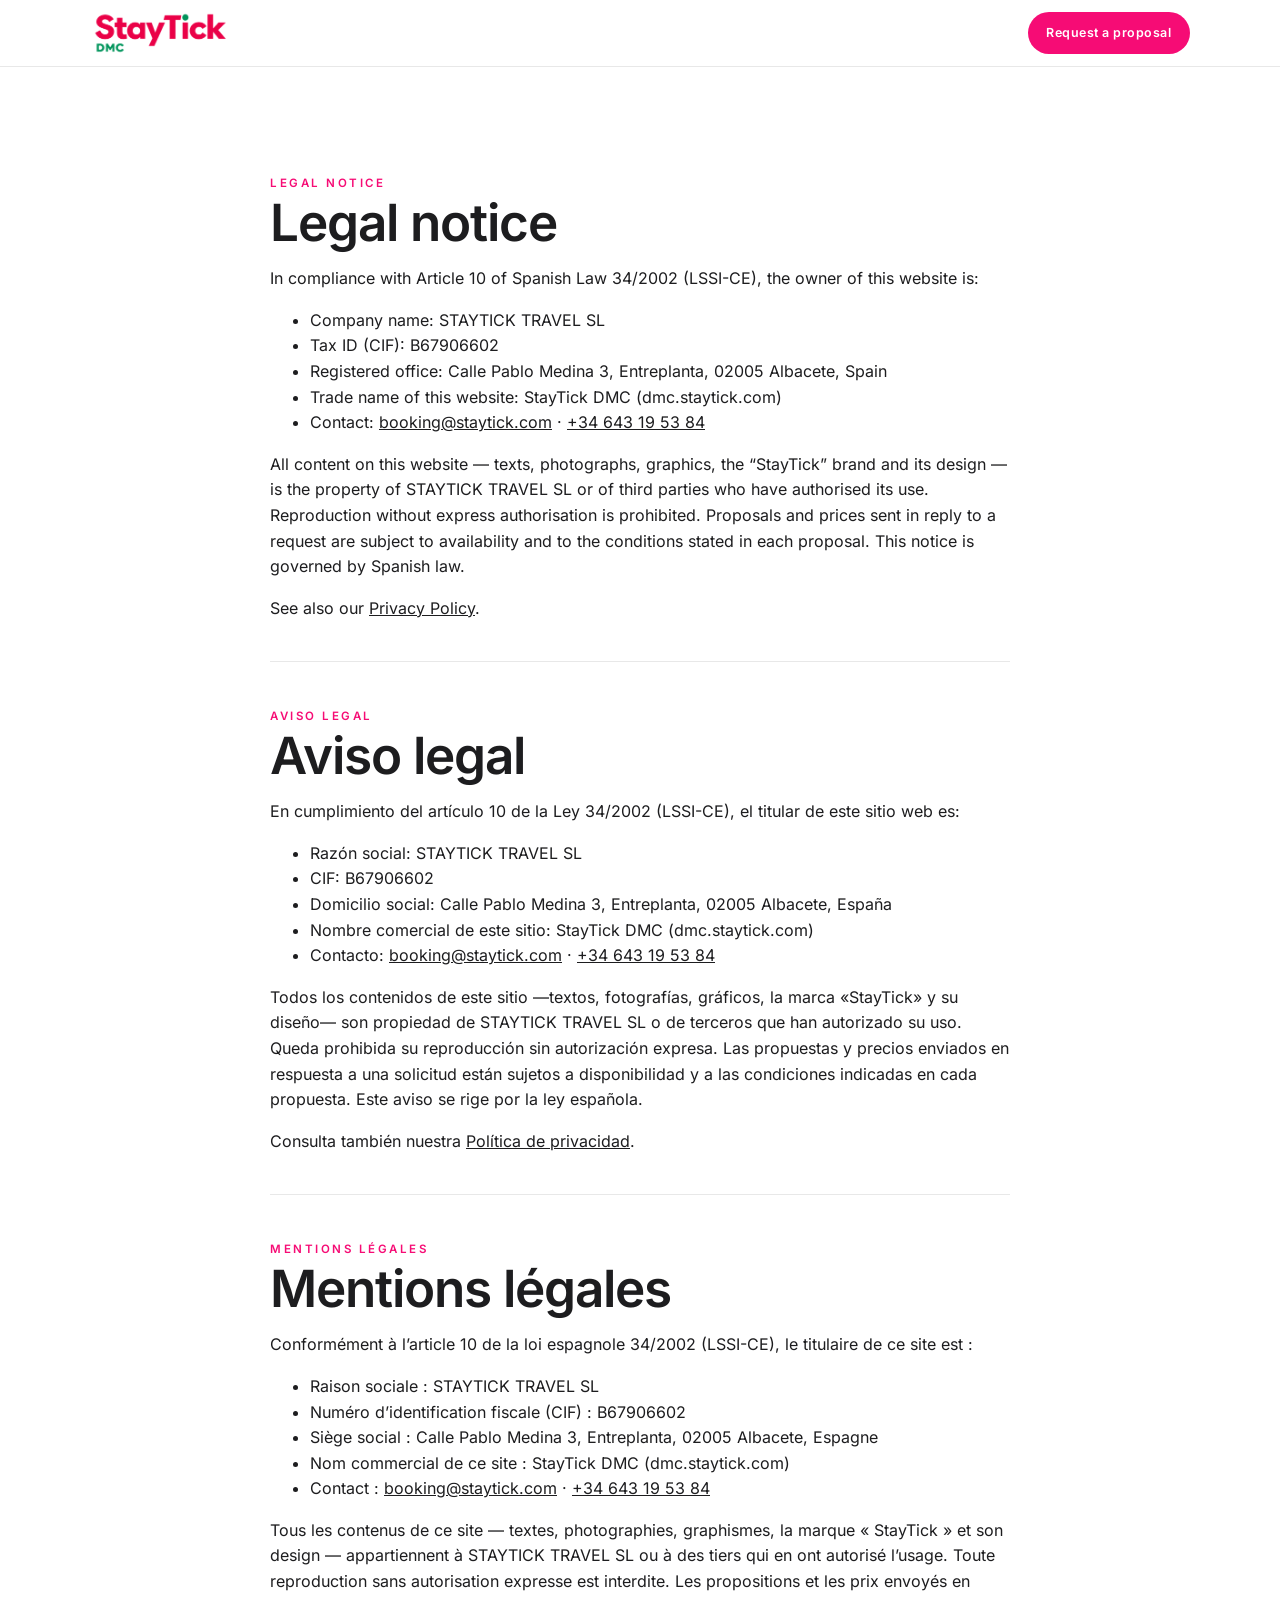
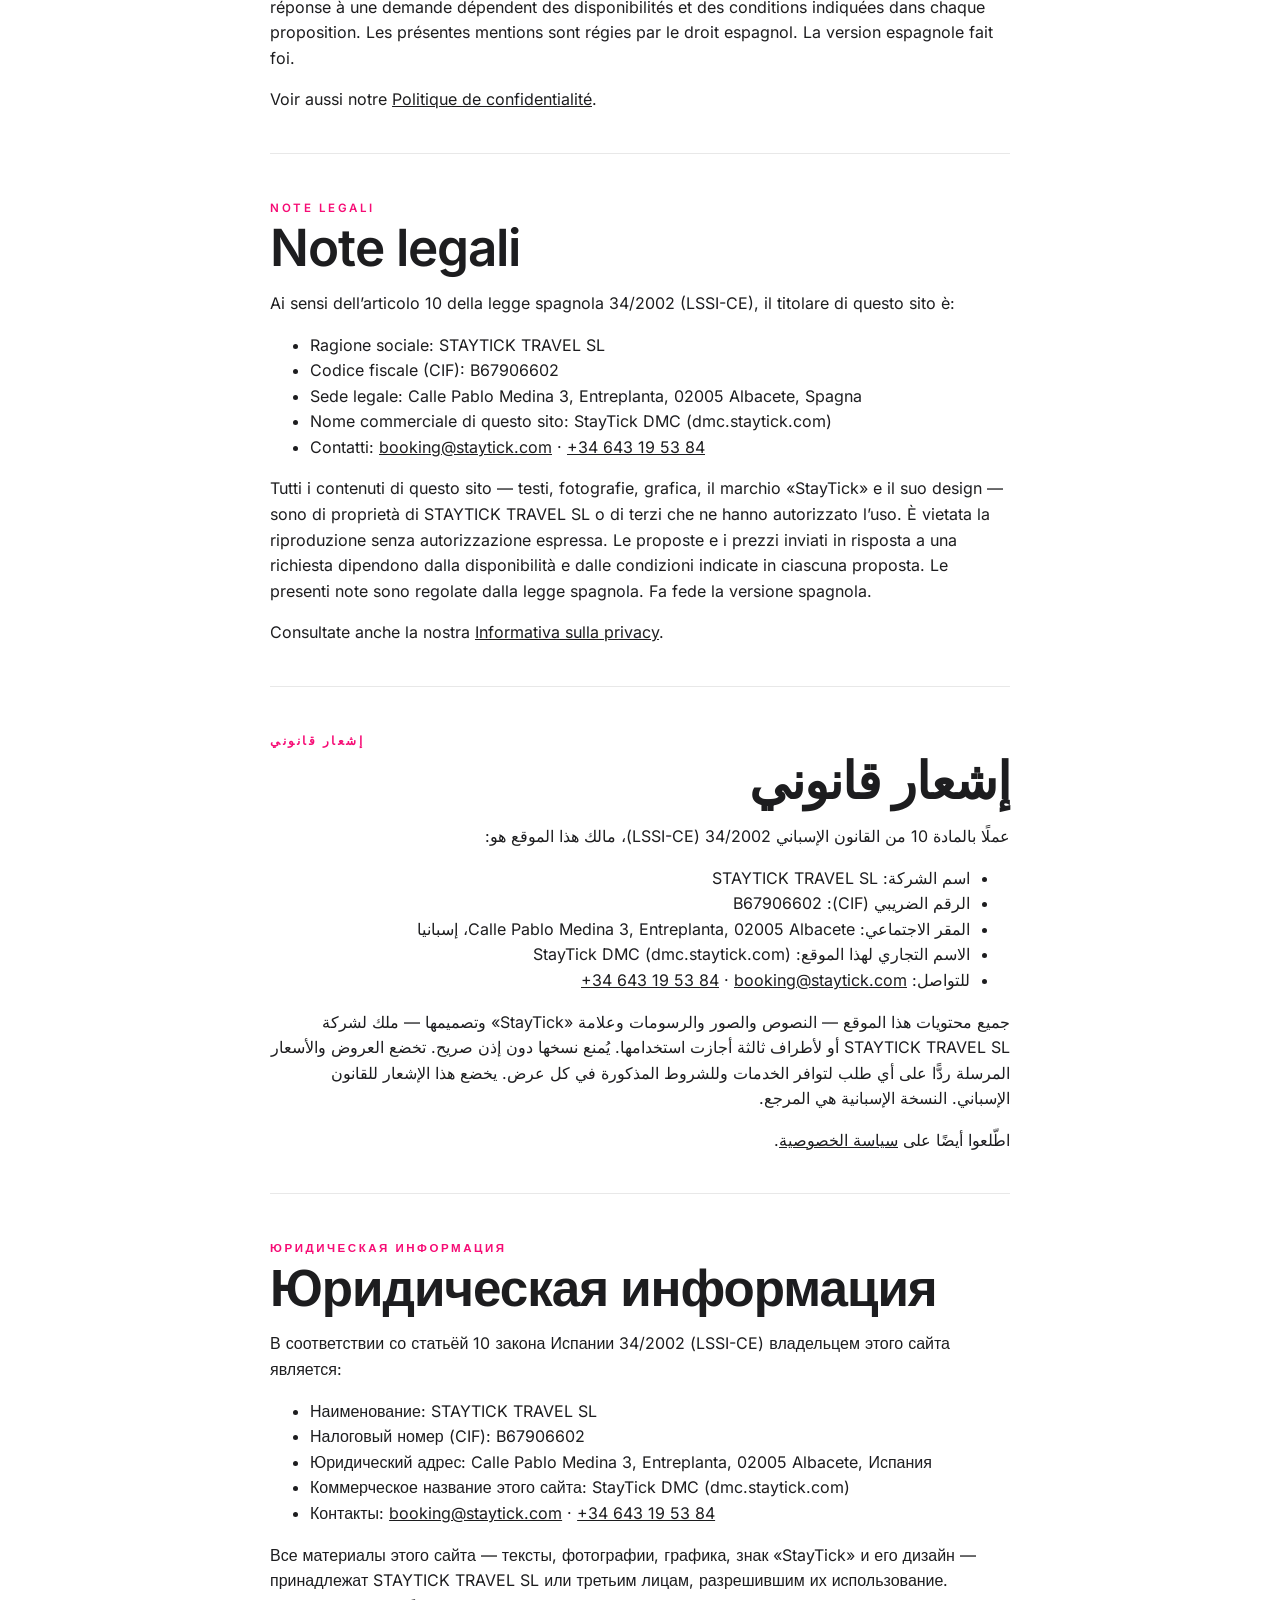
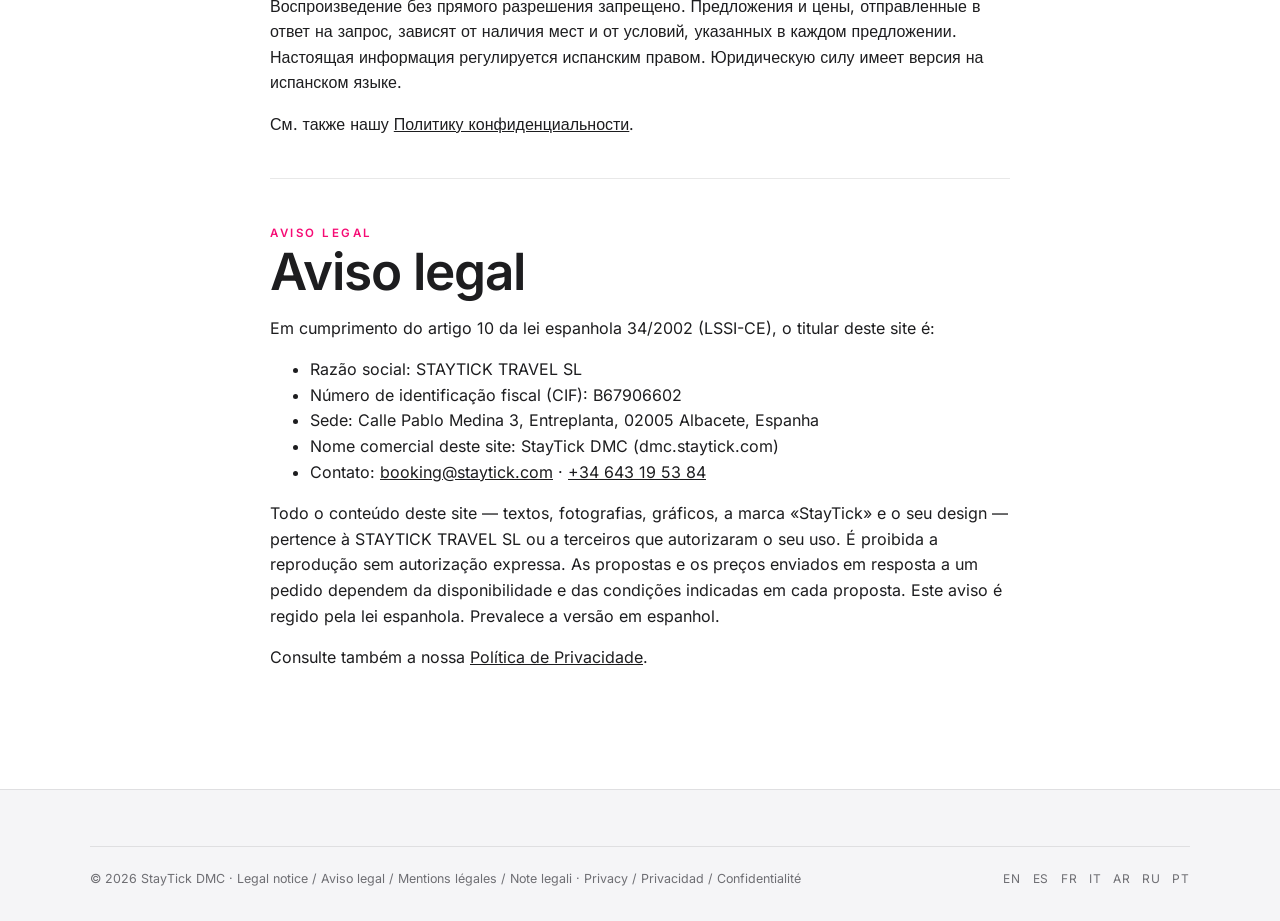
<file: legal/index.html>
<!doctype html>
<html lang="en">
<head>
<meta charset="utf-8">
<meta name="viewport" content="width=device-width, initial-scale=1, viewport-fit=cover">
<title>Legal notice — StayTick DMC</title>
<meta name="robots" content="noindex, follow">
<link rel="canonical" href="https://dmc.staytick.com/legal/">
<link rel="preload" href="/fonts/inter-latin.woff2" as="font" type="font/woff2" crossorigin>
<link rel="stylesheet" href="/css/site.css">
</head>
<body data-contact-email="booking@staytick.com">
<nav class="nav" aria-label="Main">
  <div class="wrap">
    <a class="brand" href="/"><img src="/img/staytick-logo.png" alt="StayTick" width="141" height="48"></a>
    <a class="btn btn-gold cta" href="/#partner">Request a proposal</a>
  </div>
</nav>
<section>
  <div class="wrap" style="max-width:820px">
    <span class="eyebrow">Legal notice</span>
    <h2>Legal notice</h2>
    <p>In compliance with Article 10 of Spanish Law 34/2002 (LSSI-CE), the owner of this website is:</p>
    <ul>
      <li>Company name: STAYTICK TRAVEL SL</li>
      <li>Tax ID (CIF): B67906602</li>
      <li>Registered office: Calle Pablo Medina 3, Entreplanta, 02005 Albacete, Spain</li>
      <li>Trade name of this website: StayTick DMC (dmc.staytick.com)</li>
      <li>Contact: <a data-email href="mailto:booking@staytick.com">booking@staytick.com</a> · <a href="tel:+34643195384">+34 643 19 53 84</a></li>
    </ul>
    <p>All content on this website — texts, photographs, graphics, the “StayTick” brand and its design — is the property of STAYTICK TRAVEL SL or of third parties who have authorised its use. Reproduction without express authorisation is prohibited. Proposals and prices sent in reply to a request are subject to availability and to the conditions stated in each proposal. This notice is governed by Spanish law.</p>
    <p>See also our <a href="/privacy/">Privacy Policy</a>.</p>
    <hr style="margin:2.5rem 0;border:0;border-top:1px solid var(--line)">
    <span class="eyebrow" lang="es">Aviso legal</span>
    <h2 lang="es">Aviso legal</h2>
    <div lang="es">
    <p>En cumplimiento del artículo 10 de la Ley 34/2002 (LSSI-CE), el titular de este sitio web es:</p>
    <ul>
      <li>Razón social: STAYTICK TRAVEL SL</li>
      <li>CIF: B67906602</li>
      <li>Domicilio social: Calle Pablo Medina 3, Entreplanta, 02005 Albacete, España</li>
      <li>Nombre comercial de este sitio: StayTick DMC (dmc.staytick.com)</li>
      <li>Contacto: <a data-email href="mailto:booking@staytick.com">booking@staytick.com</a> · <a href="tel:+34643195384">+34 643 19 53 84</a></li>
    </ul>
    <p>Todos los contenidos de este sitio —textos, fotografías, gráficos, la marca «StayTick» y su diseño— son propiedad de STAYTICK TRAVEL SL o de terceros que han autorizado su uso. Queda prohibida su reproducción sin autorización expresa. Las propuestas y precios enviados en respuesta a una solicitud están sujetos a disponibilidad y a las condiciones indicadas en cada propuesta. Este aviso se rige por la ley española.</p>
    <p>Consulta también nuestra <a href="/privacy/">Política de privacidad</a>.</p>
    </div>
    <hr style="margin:2.5rem 0;border:0;border-top:1px solid var(--line)">
    <span class="eyebrow" lang="fr">Mentions légales</span>
    <h2 lang="fr">Mentions légales</h2>
    <div lang="fr">
    <p>Conformément à l’article 10 de la loi espagnole 34/2002 (LSSI-CE), le titulaire de ce site est :</p>
    <ul>
      <li>Raison sociale : STAYTICK TRAVEL SL</li>
      <li>Numéro d’identification fiscale (CIF) : B67906602</li>
      <li>Siège social : Calle Pablo Medina 3, Entreplanta, 02005 Albacete, Espagne</li>
      <li>Nom commercial de ce site : StayTick DMC (dmc.staytick.com)</li>
      <li>Contact : <a data-email href="mailto:booking@staytick.com">booking@staytick.com</a> · <a href="tel:+34643195384">+34 643 19 53 84</a></li>
    </ul>
    <p>Tous les contenus de ce site — textes, photographies, graphismes, la marque « StayTick » et son design — appartiennent à STAYTICK TRAVEL SL ou à des tiers qui en ont autorisé l’usage. Toute reproduction sans autorisation expresse est interdite. Les propositions et les prix envoyés en réponse à une demande dépendent des disponibilités et des conditions indiquées dans chaque proposition. Les présentes mentions sont régies par le droit espagnol. La version espagnole fait foi.</p>
    <p>Voir aussi notre <a href="/privacy/">Politique de confidentialité</a>.</p>
    </div>
    <hr style="margin:2.5rem 0;border:0;border-top:1px solid var(--line)">
    <span class="eyebrow" lang="it">Note legali</span>
    <h2 lang="it">Note legali</h2>
    <div lang="it">
    <p>Ai sensi dell’articolo 10 della legge spagnola 34/2002 (LSSI-CE), il titolare di questo sito è:</p>
    <ul>
      <li>Ragione sociale: STAYTICK TRAVEL SL</li>
      <li>Codice fiscale (CIF): B67906602</li>
      <li>Sede legale: Calle Pablo Medina 3, Entreplanta, 02005 Albacete, Spagna</li>
      <li>Nome commerciale di questo sito: StayTick DMC (dmc.staytick.com)</li>
      <li>Contatti: <a data-email href="mailto:booking@staytick.com">booking@staytick.com</a> · <a href="tel:+34643195384">+34 643 19 53 84</a></li>
    </ul>
    <p>Tutti i contenuti di questo sito — testi, fotografie, grafica, il marchio «StayTick» e il suo design — sono di proprietà di STAYTICK TRAVEL SL o di terzi che ne hanno autorizzato l’uso. È vietata la riproduzione senza autorizzazione espressa. Le proposte e i prezzi inviati in risposta a una richiesta dipendono dalla disponibilità e dalle condizioni indicate in ciascuna proposta. Le presenti note sono regolate dalla legge spagnola. Fa fede la versione spagnola.</p>
    <p>Consultate anche la nostra <a href="/privacy/">Informativa sulla privacy</a>.</p>
    </div>
    <hr style="margin:2.5rem 0;border:0;border-top:1px solid var(--line)">
    <span class="eyebrow" lang="ar" dir="rtl">إشعار قانوني</span>
    <h2 lang="ar" dir="rtl">إشعار قانوني</h2>
    <div lang="ar" dir="rtl">
    <p>عملًا بالمادة 10 من القانون الإسباني 34/2002 (LSSI-CE)، مالك هذا الموقع هو:</p>
    <ul>
      <li>اسم الشركة: STAYTICK TRAVEL SL</li>
      <li>الرقم الضريبي (CIF): B67906602</li>
      <li>المقر الاجتماعي: Calle Pablo Medina 3, Entreplanta, 02005 Albacete، إسبانيا</li>
      <li>الاسم التجاري لهذا الموقع: StayTick DMC (dmc.staytick.com)</li>
      <li>للتواصل: <a data-email href="mailto:booking@staytick.com">booking@staytick.com</a> · <a href="tel:+34643195384">⁦+34 643 19 53 84⁩</a></li>
    </ul>
    <p>جميع محتويات هذا الموقع — النصوص والصور والرسومات وعلامة «StayTick» وتصميمها — ملك لشركة STAYTICK TRAVEL SL أو لأطراف ثالثة أجازت استخدامها. يُمنع نسخها دون إذن صريح. تخضع العروض والأسعار المرسلة ردًّا على أي طلب لتوافر الخدمات وللشروط المذكورة في كل عرض. يخضع هذا الإشعار للقانون الإسباني. النسخة الإسبانية هي المرجع.</p>
    <p>اطّلعوا أيضًا على <a href="/privacy/">سياسة الخصوصية</a>.</p>
    </div>
    <hr style="margin:2.5rem 0;border:0;border-top:1px solid var(--line)">
    <span class="eyebrow" lang="ru">Юридическая информация</span>
    <h2 lang="ru">Юридическая информация</h2>
    <div lang="ru">
    <p>В соответствии со статьёй 10 закона Испании 34/2002 (LSSI-CE) владельцем этого сайта является:</p>
    <ul>
      <li>Наименование: STAYTICK TRAVEL SL</li>
      <li>Налоговый номер (CIF): B67906602</li>
      <li>Юридический адрес: Calle Pablo Medina 3, Entreplanta, 02005 Albacete, Испания</li>
      <li>Коммерческое название этого сайта: StayTick DMC (dmc.staytick.com)</li>
      <li>Контакты: <a data-email href="mailto:booking@staytick.com">booking@staytick.com</a> · <a href="tel:+34643195384">+34 643 19 53 84</a></li>
    </ul>
    <p>Все материалы этого сайта — тексты, фотографии, графика, знак «StayTick» и его дизайн — принадлежат STAYTICK TRAVEL SL или третьим лицам, разрешившим их использование. Воспроизведение без прямого разрешения запрещено. Предложения и цены, отправленные в ответ на запрос, зависят от наличия мест и от условий, указанных в каждом предложении. Настоящая информация регулируется испанским правом. Юридическую силу имеет версия на испанском языке.</p>
    <p>См. также нашу <a href="/privacy/">Политику конфиденциальности</a>.</p>
    </div>
    <hr style="margin:2.5rem 0;border:0;border-top:1px solid var(--line)">
    <span class="eyebrow" lang="pt">Aviso legal</span>
    <h2 lang="pt">Aviso legal</h2>
    <div lang="pt">
    <p>Em cumprimento do artigo 10 da lei espanhola 34/2002 (LSSI-CE), o titular deste site é:</p>
    <ul>
      <li>Razão social: STAYTICK TRAVEL SL</li>
      <li>Número de identificação fiscal (CIF): B67906602</li>
      <li>Sede: Calle Pablo Medina 3, Entreplanta, 02005 Albacete, Espanha</li>
      <li>Nome comercial deste site: StayTick DMC (dmc.staytick.com)</li>
      <li>Contato: <a data-email href="mailto:booking@staytick.com">booking@staytick.com</a> · <a href="tel:+34643195384">+34 643 19 53 84</a></li>
    </ul>
    <p>Todo o conteúdo deste site — textos, fotografias, gráficos, a marca «StayTick» e o seu design — pertence à STAYTICK TRAVEL SL ou a terceiros que autorizaram o seu uso. É proibida a reprodução sem autorização expressa. As propostas e os preços enviados em resposta a um pedido dependem da disponibilidade e das condições indicadas em cada proposta. Este aviso é regido pela lei espanhola. Prevalece a versão em espanhol.</p>
    <p>Consulte também a nossa <a href="/privacy/">Política de Privacidade</a>.</p>
    </div>
  </div>
</section>
<footer>
  <div class="wrap">
    <div class="legal" style="margin-top:0">
      <div>© 2026 StayTick DMC · <a href="/legal/">Legal notice / Aviso legal / Mentions légales / Note legali</a> · <a href="/privacy/">Privacy / Privacidad / Confidentialité</a></div>
      <div class="langs"><a href="/">EN</a><a href="/es/">ES</a><a href="/fr/">FR</a><a href="/it/">IT</a><a href="/ar/">AR</a><a href="/ru/">RU</a><a href="/pt/">PT</a></div>
    </div>
  </div>
</footer>
<script>
(function(){var e=document.body.getAttribute('data-contact-email')||'booking@staytick.com';
Array.prototype.forEach.call(document.querySelectorAll('[data-email]'),function(a){a.href='mailto:'+e;a.textContent=e;});})();
</script>
</body>
</html>
</file>
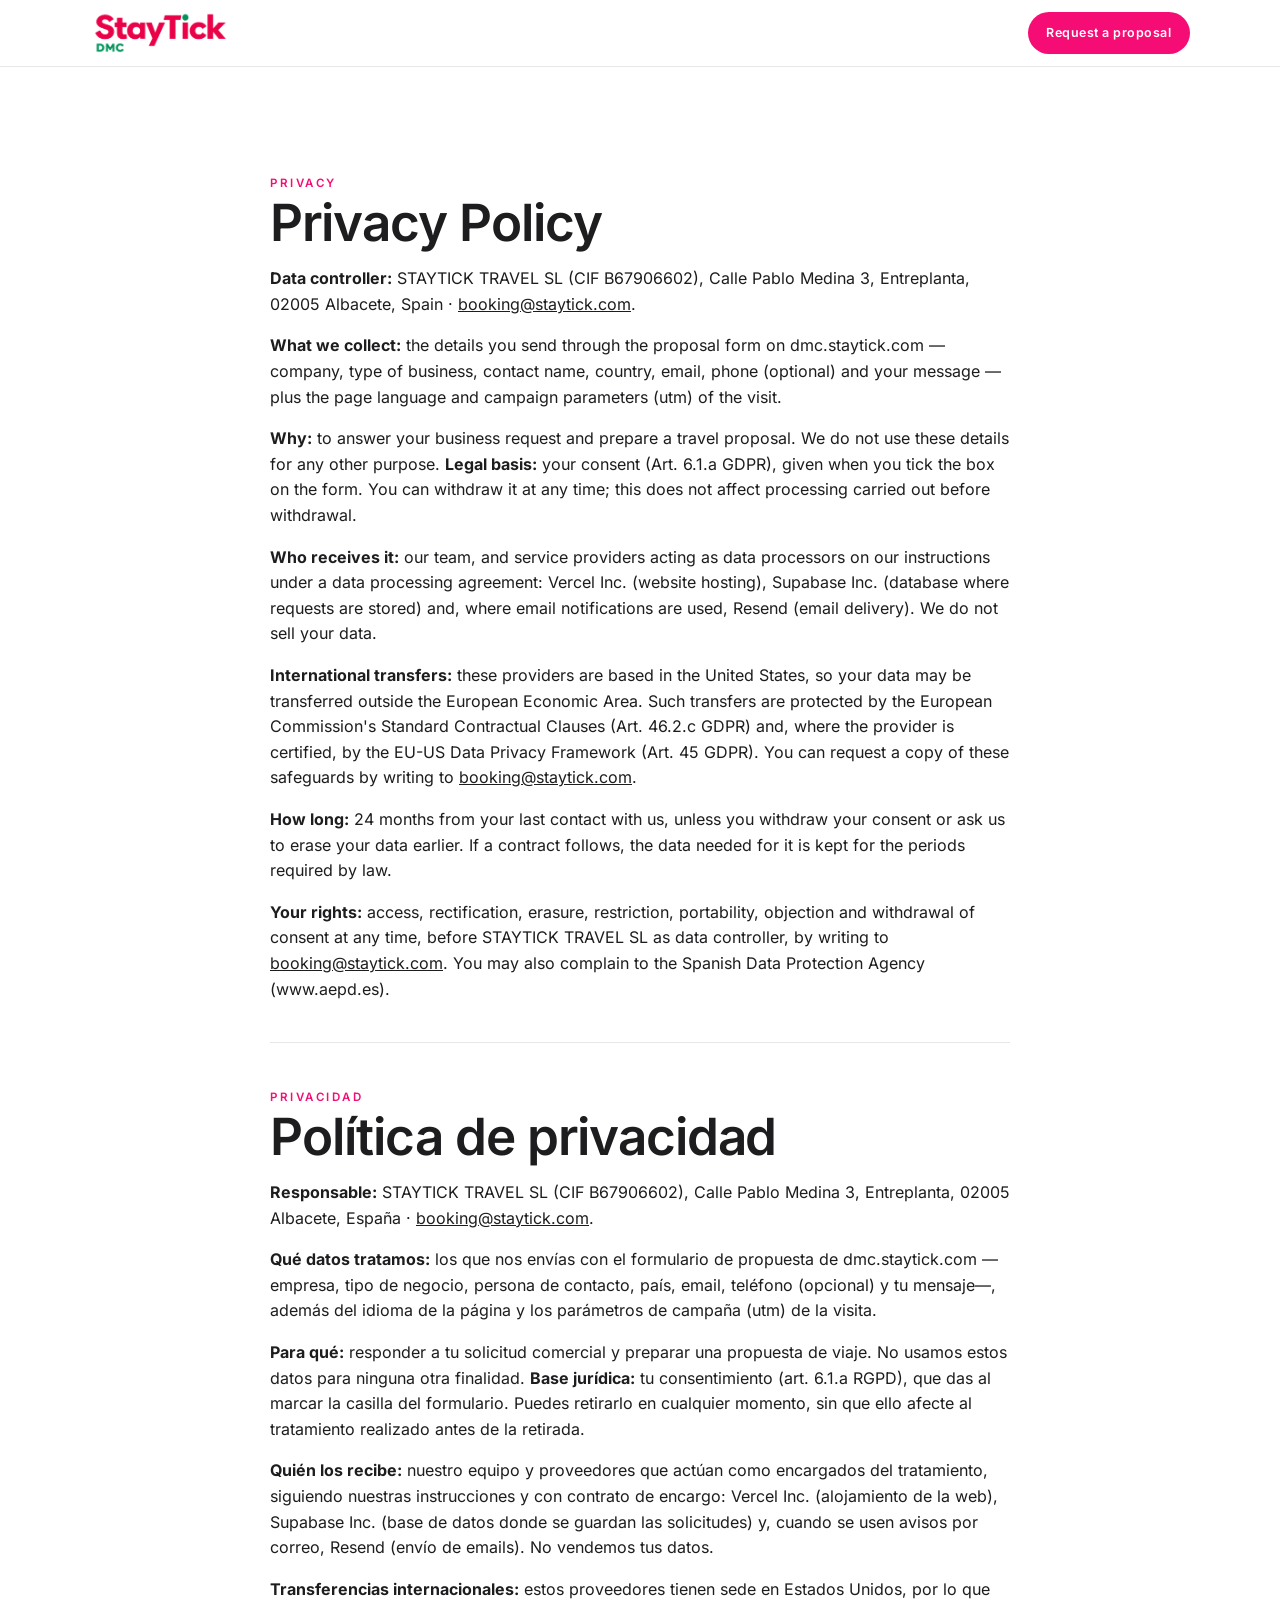
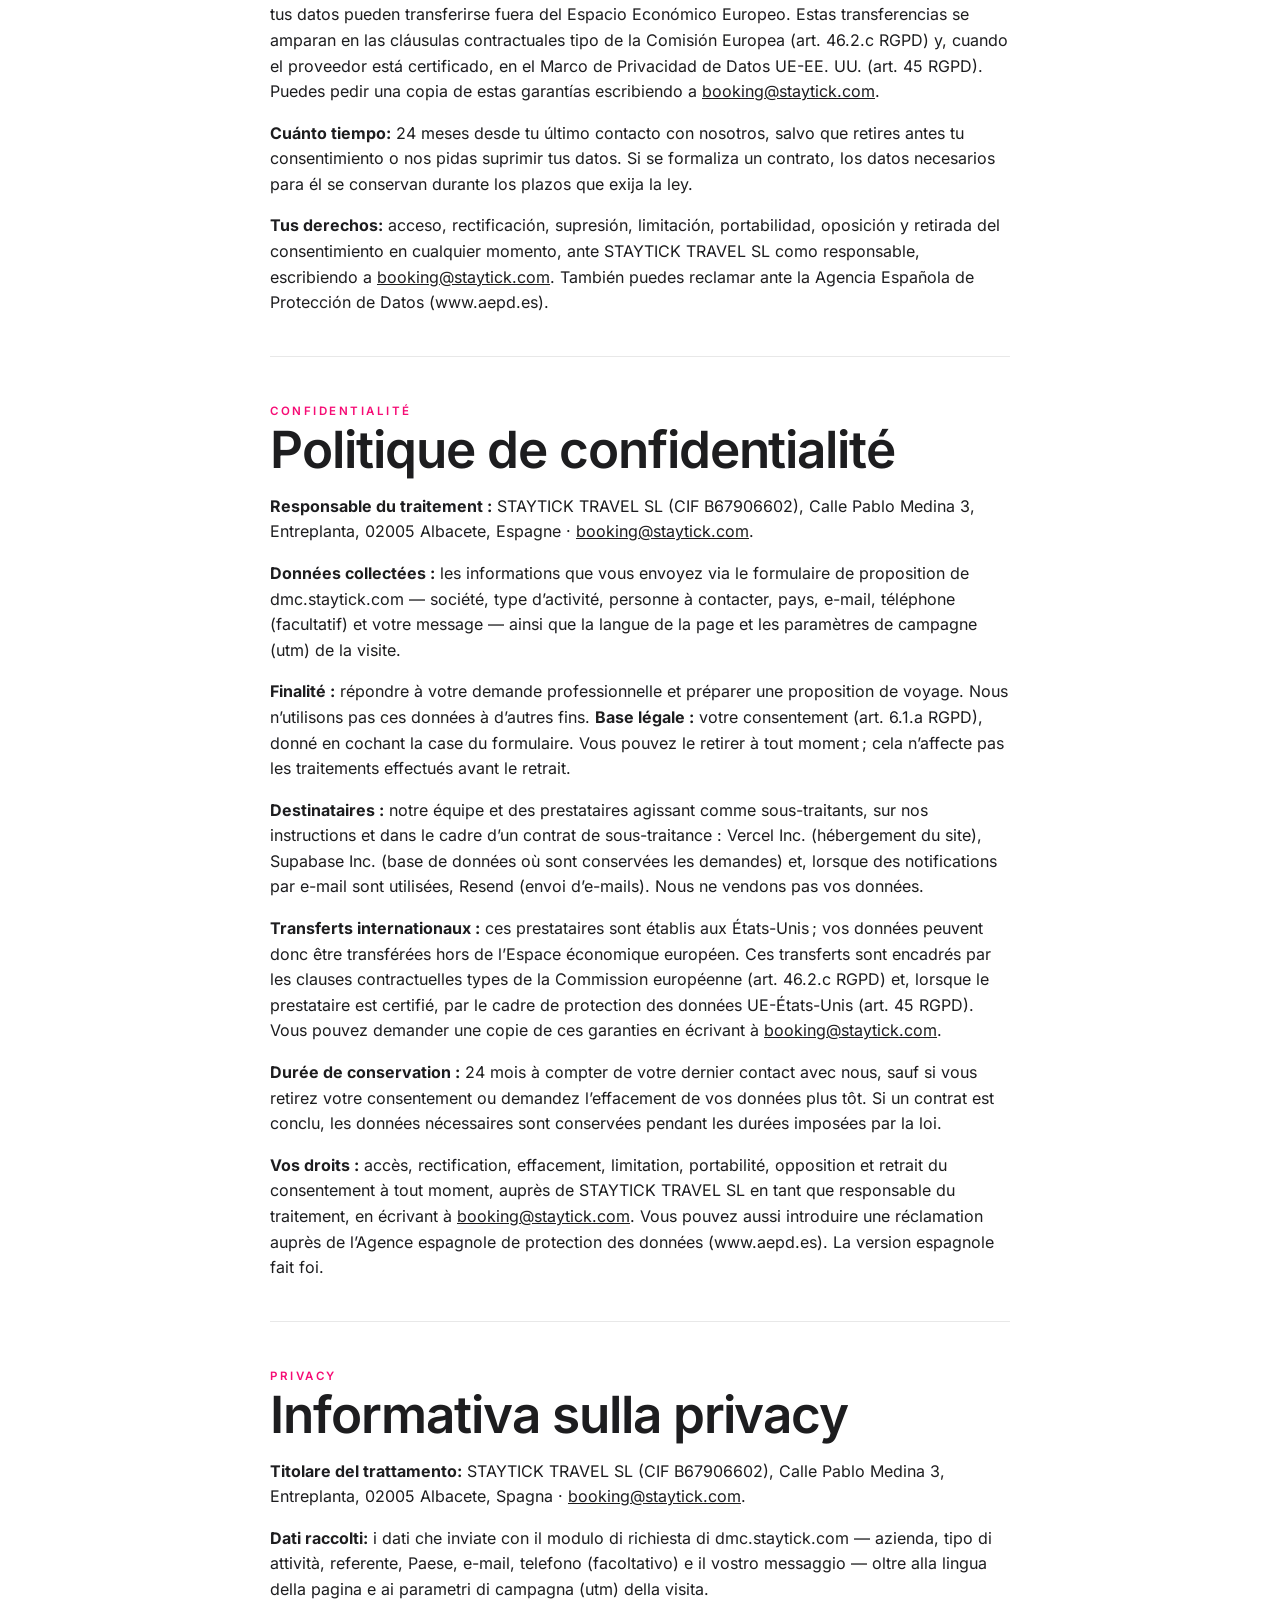
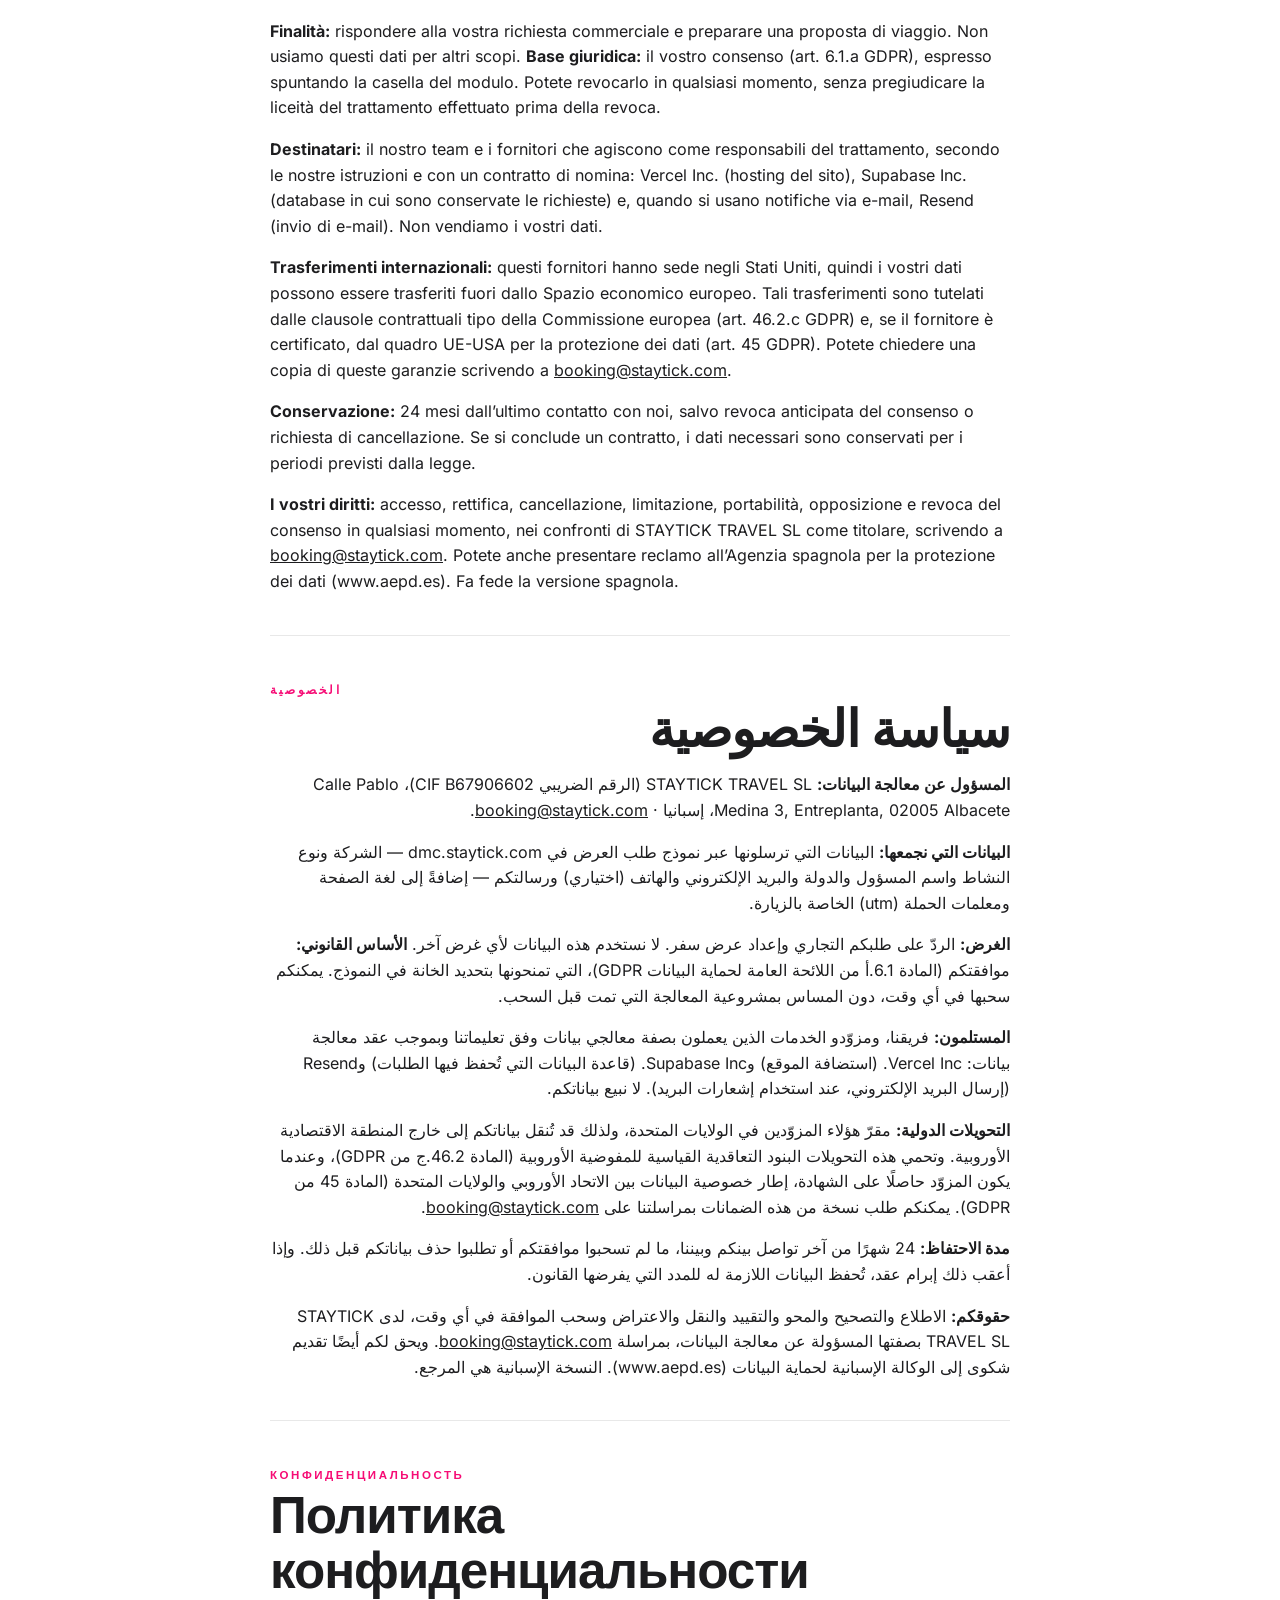
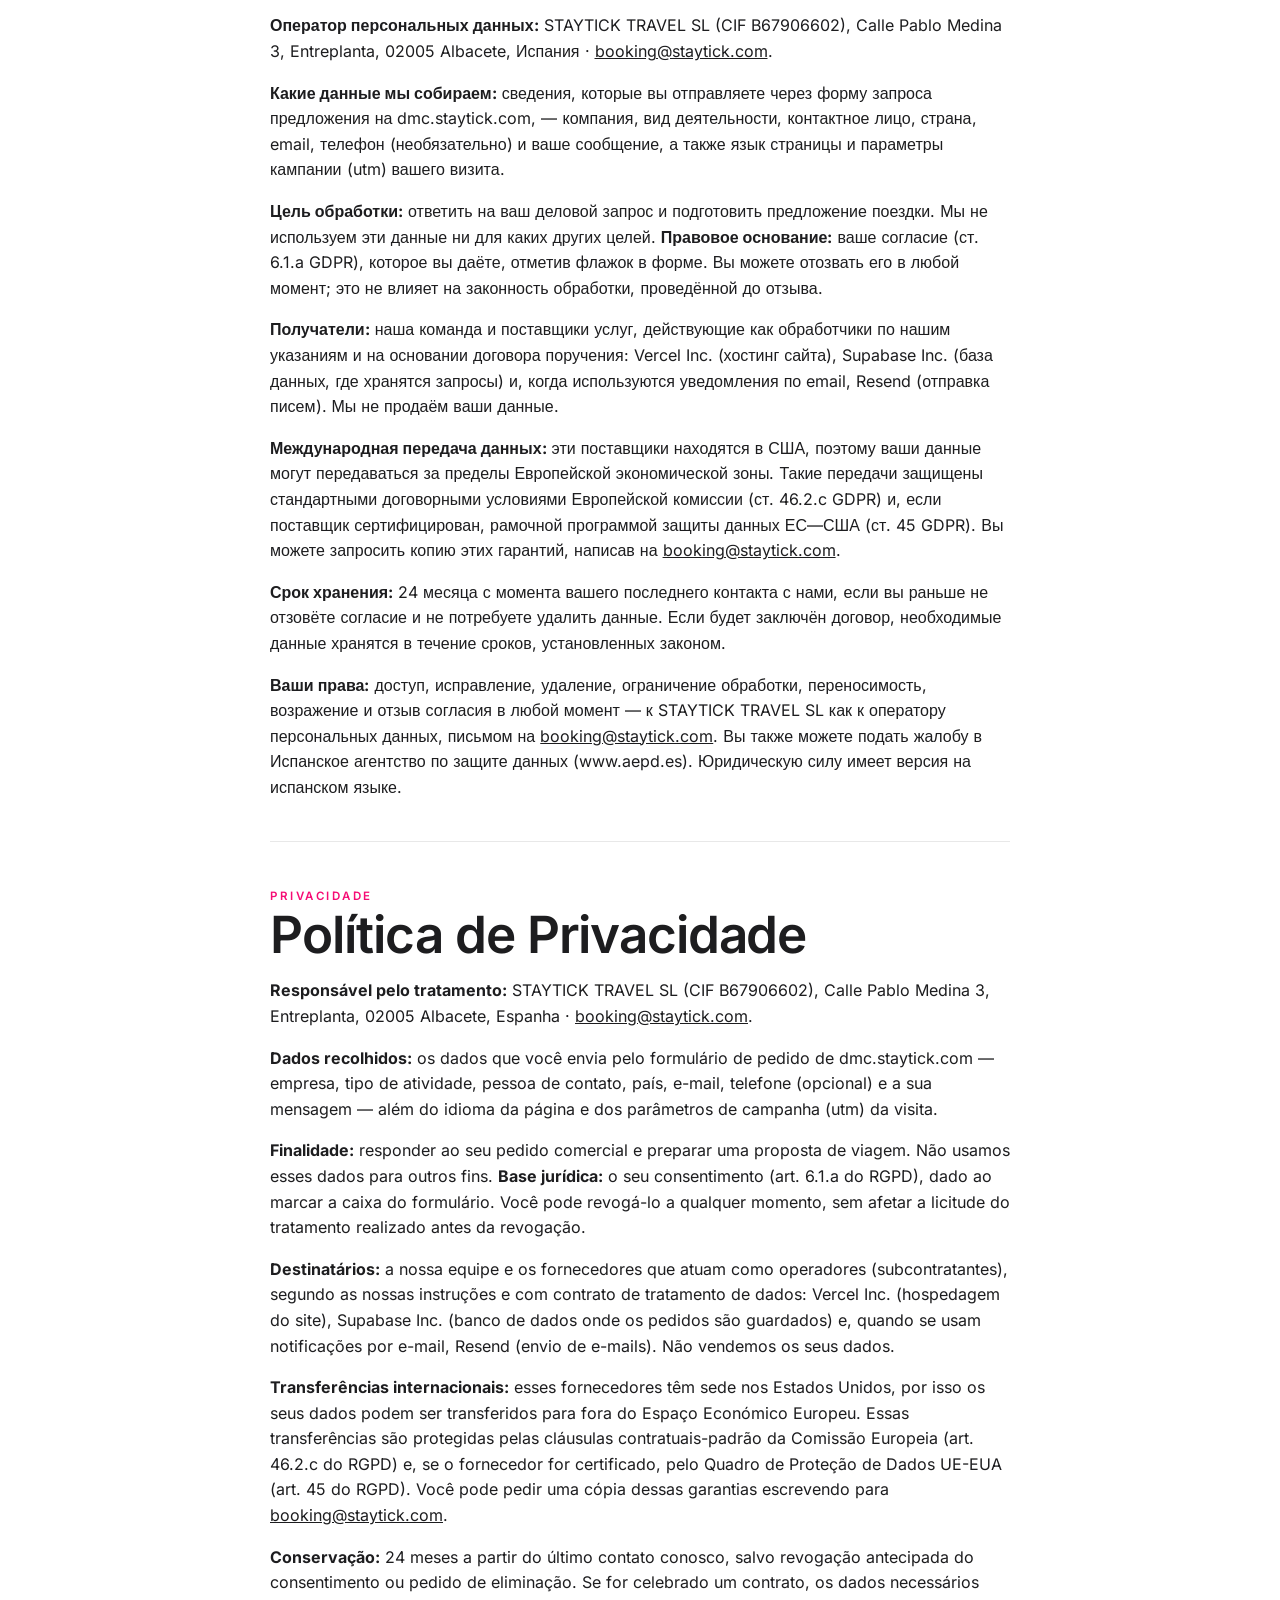
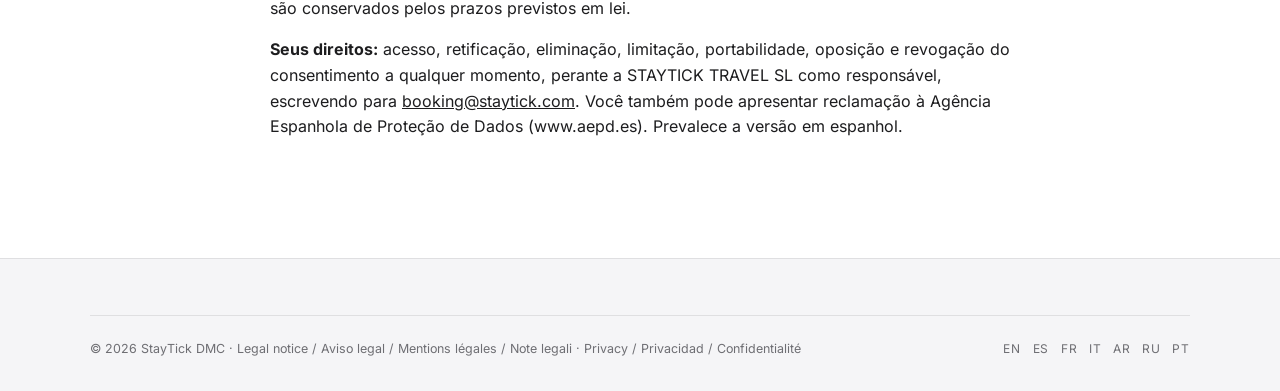
<file: privacy/index.html>
<!doctype html>
<html lang="en">
<head>
<meta charset="utf-8">
<meta name="viewport" content="width=device-width, initial-scale=1, viewport-fit=cover">
<title>Privacy Policy — StayTick DMC</title>
<meta name="robots" content="noindex, follow">
<link rel="canonical" href="https://dmc.staytick.com/privacy/">
<link rel="preload" href="/fonts/inter-latin.woff2" as="font" type="font/woff2" crossorigin>
<link rel="stylesheet" href="/css/site.css">
</head>
<body data-contact-email="booking@staytick.com">
<nav class="nav" aria-label="Main">
  <div class="wrap">
    <a class="brand" href="/"><img src="/img/staytick-logo.png" alt="StayTick" width="141" height="48"></a>
    <a class="btn btn-gold cta" href="/#partner">Request a proposal</a>
  </div>
</nav>
<section>
  <div class="wrap" style="max-width:820px">
    <span class="eyebrow">Privacy</span>
    <h2>Privacy Policy</h2>
    <p><b>Data controller:</b> STAYTICK TRAVEL SL (CIF B67906602), Calle Pablo Medina 3, Entreplanta, 02005 Albacete, Spain · <a data-email href="mailto:booking@staytick.com">booking@staytick.com</a>.</p>
    <p><b>What we collect:</b> the details you send through the proposal form on dmc.staytick.com — company, type of business, contact name, country, email, phone (optional) and your message — plus the page language and campaign parameters (utm) of the visit.</p>
    <p><b>Why:</b> to answer your business request and prepare a travel proposal. We do not use these details for any other purpose. <b>Legal basis:</b> your consent (Art. 6.1.a GDPR), given when you tick the box on the form. You can withdraw it at any time; this does not affect processing carried out before withdrawal.</p>
    <p><b>Who receives it:</b> our team, and service providers acting as data processors on our instructions under a data processing agreement: Vercel Inc. (website hosting), Supabase Inc. (database where requests are stored) and, where email notifications are used, Resend (email delivery). We do not sell your data.</p>
    <p><b>International transfers:</b> these providers are based in the United States, so your data may be transferred outside the European Economic Area. Such transfers are protected by the European Commission&#39;s Standard Contractual Clauses (Art. 46.2.c GDPR) and, where the provider is certified, by the EU-US Data Privacy Framework (Art. 45 GDPR). You can request a copy of these safeguards by writing to <a data-email href="mailto:booking@staytick.com">booking@staytick.com</a>.</p>
    <p><b>How long:</b> 24 months from your last contact with us, unless you withdraw your consent or ask us to erase your data earlier. If a contract follows, the data needed for it is kept for the periods required by law.</p>
    <p><b>Your rights:</b> access, rectification, erasure, restriction, portability, objection and withdrawal of consent at any time, before STAYTICK TRAVEL SL as data controller, by writing to <a data-email href="mailto:booking@staytick.com">booking@staytick.com</a>. You may also complain to the Spanish Data Protection Agency (www.aepd.es).</p>
    <hr style="margin:2.5rem 0;border:0;border-top:1px solid var(--line)">
    <span class="eyebrow" lang="es">Privacidad</span>
    <h2 lang="es">Política de privacidad</h2>
    <div lang="es">
    <p><b>Responsable:</b> STAYTICK TRAVEL SL (CIF B67906602), Calle Pablo Medina 3, Entreplanta, 02005 Albacete, España · <a data-email href="mailto:booking@staytick.com">booking@staytick.com</a>.</p>
    <p><b>Qué datos tratamos:</b> los que nos envías con el formulario de propuesta de dmc.staytick.com —empresa, tipo de negocio, persona de contacto, país, email, teléfono (opcional) y tu mensaje—, además del idioma de la página y los parámetros de campaña (utm) de la visita.</p>
    <p><b>Para qué:</b> responder a tu solicitud comercial y preparar una propuesta de viaje. No usamos estos datos para ninguna otra finalidad. <b>Base jurídica:</b> tu consentimiento (art. 6.1.a RGPD), que das al marcar la casilla del formulario. Puedes retirarlo en cualquier momento, sin que ello afecte al tratamiento realizado antes de la retirada.</p>
    <p><b>Quién los recibe:</b> nuestro equipo y proveedores que actúan como encargados del tratamiento, siguiendo nuestras instrucciones y con contrato de encargo: Vercel Inc. (alojamiento de la web), Supabase Inc. (base de datos donde se guardan las solicitudes) y, cuando se usen avisos por correo, Resend (envío de emails). No vendemos tus datos.</p>
    <p><b>Transferencias internacionales:</b> estos proveedores tienen sede en Estados Unidos, por lo que tus datos pueden transferirse fuera del Espacio Económico Europeo. Estas transferencias se amparan en las cláusulas contractuales tipo de la Comisión Europea (art. 46.2.c RGPD) y, cuando el proveedor está certificado, en el Marco de Privacidad de Datos UE-EE. UU. (art. 45 RGPD). Puedes pedir una copia de estas garantías escribiendo a <a data-email href="mailto:booking@staytick.com">booking@staytick.com</a>.</p>
    <p><b>Cuánto tiempo:</b> 24 meses desde tu último contacto con nosotros, salvo que retires antes tu consentimiento o nos pidas suprimir tus datos. Si se formaliza un contrato, los datos necesarios para él se conservan durante los plazos que exija la ley.</p>
    <p><b>Tus derechos:</b> acceso, rectificación, supresión, limitación, portabilidad, oposición y retirada del consentimiento en cualquier momento, ante STAYTICK TRAVEL SL como responsable, escribiendo a <a data-email href="mailto:booking@staytick.com">booking@staytick.com</a>. También puedes reclamar ante la Agencia Española de Protección de Datos (www.aepd.es).</p>
    </div>
    <hr style="margin:2.5rem 0;border:0;border-top:1px solid var(--line)">
    <span class="eyebrow" lang="fr">Confidentialité</span>
    <h2 lang="fr">Politique de confidentialité</h2>
    <div lang="fr">
    <p><b>Responsable du traitement :</b> STAYTICK TRAVEL SL (CIF B67906602), Calle Pablo Medina 3, Entreplanta, 02005 Albacete, Espagne · <a data-email href="mailto:booking@staytick.com">booking@staytick.com</a>.</p>
    <p><b>Données collectées :</b> les informations que vous envoyez via le formulaire de proposition de dmc.staytick.com — société, type d’activité, personne à contacter, pays, e-mail, téléphone (facultatif) et votre message — ainsi que la langue de la page et les paramètres de campagne (utm) de la visite.</p>
    <p><b>Finalité :</b> répondre à votre demande professionnelle et préparer une proposition de voyage. Nous n’utilisons pas ces données à d’autres fins. <b>Base légale :</b> votre consentement (art. 6.1.a RGPD), donné en cochant la case du formulaire. Vous pouvez le retirer à tout moment ; cela n’affecte pas les traitements effectués avant le retrait.</p>
    <p><b>Destinataires :</b> notre équipe et des prestataires agissant comme sous-traitants, sur nos instructions et dans le cadre d’un contrat de sous-traitance : Vercel Inc. (hébergement du site), Supabase Inc. (base de données où sont conservées les demandes) et, lorsque des notifications par e-mail sont utilisées, Resend (envoi d’e-mails). Nous ne vendons pas vos données.</p>
    <p><b>Transferts internationaux :</b> ces prestataires sont établis aux États-Unis ; vos données peuvent donc être transférées hors de l’Espace économique européen. Ces transferts sont encadrés par les clauses contractuelles types de la Commission européenne (art. 46.2.c RGPD) et, lorsque le prestataire est certifié, par le cadre de protection des données UE-États-Unis (art. 45 RGPD). Vous pouvez demander une copie de ces garanties en écrivant à <a data-email href="mailto:booking@staytick.com">booking@staytick.com</a>.</p>
    <p><b>Durée de conservation :</b> 24 mois à compter de votre dernier contact avec nous, sauf si vous retirez votre consentement ou demandez l’effacement de vos données plus tôt. Si un contrat est conclu, les données nécessaires sont conservées pendant les durées imposées par la loi.</p>
    <p><b>Vos droits :</b> accès, rectification, effacement, limitation, portabilité, opposition et retrait du consentement à tout moment, auprès de STAYTICK TRAVEL SL en tant que responsable du traitement, en écrivant à <a data-email href="mailto:booking@staytick.com">booking@staytick.com</a>. Vous pouvez aussi introduire une réclamation auprès de l’Agence espagnole de protection des données (www.aepd.es). La version espagnole fait foi.</p>
    </div>
    <hr style="margin:2.5rem 0;border:0;border-top:1px solid var(--line)">
    <span class="eyebrow" lang="it">Privacy</span>
    <h2 lang="it">Informativa sulla privacy</h2>
    <div lang="it">
    <p><b>Titolare del trattamento:</b> STAYTICK TRAVEL SL (CIF B67906602), Calle Pablo Medina 3, Entreplanta, 02005 Albacete, Spagna · <a data-email href="mailto:booking@staytick.com">booking@staytick.com</a>.</p>
    <p><b>Dati raccolti:</b> i dati che inviate con il modulo di richiesta di dmc.staytick.com — azienda, tipo di attività, referente, Paese, e-mail, telefono (facoltativo) e il vostro messaggio — oltre alla lingua della pagina e ai parametri di campagna (utm) della visita.</p>
    <p><b>Finalità:</b> rispondere alla vostra richiesta commerciale e preparare una proposta di viaggio. Non usiamo questi dati per altri scopi. <b>Base giuridica:</b> il vostro consenso (art. 6.1.a GDPR), espresso spuntando la casella del modulo. Potete revocarlo in qualsiasi momento, senza pregiudicare la liceità del trattamento effettuato prima della revoca.</p>
    <p><b>Destinatari:</b> il nostro team e i fornitori che agiscono come responsabili del trattamento, secondo le nostre istruzioni e con un contratto di nomina: Vercel Inc. (hosting del sito), Supabase Inc. (database in cui sono conservate le richieste) e, quando si usano notifiche via e-mail, Resend (invio di e-mail). Non vendiamo i vostri dati.</p>
    <p><b>Trasferimenti internazionali:</b> questi fornitori hanno sede negli Stati Uniti, quindi i vostri dati possono essere trasferiti fuori dallo Spazio economico europeo. Tali trasferimenti sono tutelati dalle clausole contrattuali tipo della Commissione europea (art. 46.2.c GDPR) e, se il fornitore è certificato, dal quadro UE-USA per la protezione dei dati (art. 45 GDPR). Potete chiedere una copia di queste garanzie scrivendo a <a data-email href="mailto:booking@staytick.com">booking@staytick.com</a>.</p>
    <p><b>Conservazione:</b> 24 mesi dall’ultimo contatto con noi, salvo revoca anticipata del consenso o richiesta di cancellazione. Se si conclude un contratto, i dati necessari sono conservati per i periodi previsti dalla legge.</p>
    <p><b>I vostri diritti:</b> accesso, rettifica, cancellazione, limitazione, portabilità, opposizione e revoca del consenso in qualsiasi momento, nei confronti di STAYTICK TRAVEL SL come titolare, scrivendo a <a data-email href="mailto:booking@staytick.com">booking@staytick.com</a>. Potete anche presentare reclamo all’Agenzia spagnola per la protezione dei dati (www.aepd.es). Fa fede la versione spagnola.</p>
    </div>
    <hr style="margin:2.5rem 0;border:0;border-top:1px solid var(--line)">
    <span class="eyebrow" lang="ar" dir="rtl">الخصوصية</span>
    <h2 lang="ar" dir="rtl">سياسة الخصوصية</h2>
    <div lang="ar" dir="rtl">
    <p><b>المسؤول عن معالجة البيانات:</b> STAYTICK TRAVEL SL (الرقم الضريبي CIF B67906602)، Calle Pablo Medina 3, Entreplanta, 02005 Albacete، إسبانيا · <a data-email href="mailto:booking@staytick.com">booking@staytick.com</a>.</p>
    <p><b>البيانات التي نجمعها:</b> البيانات التي ترسلونها عبر نموذج طلب العرض في dmc.staytick.com — الشركة ونوع النشاط واسم المسؤول والدولة والبريد الإلكتروني والهاتف (اختياري) ورسالتكم — إضافةً إلى لغة الصفحة ومعلمات الحملة (utm) الخاصة بالزيارة.</p>
    <p><b>الغرض:</b> الردّ على طلبكم التجاري وإعداد عرض سفر. لا نستخدم هذه البيانات لأي غرض آخر. <b>الأساس القانوني:</b> موافقتكم (المادة 6.1.أ من اللائحة العامة لحماية البيانات GDPR)، التي تمنحونها بتحديد الخانة في النموذج. يمكنكم سحبها في أي وقت، دون المساس بمشروعية المعالجة التي تمت قبل السحب.</p>
    <p><b>المستلمون:</b> فريقنا، ومزوّدو الخدمات الذين يعملون بصفة معالجي بيانات وفق تعليماتنا وبموجب عقد معالجة بيانات: Vercel Inc. (استضافة الموقع) وSupabase Inc. (قاعدة البيانات التي تُحفظ فيها الطلبات) وResend (إرسال البريد الإلكتروني، عند استخدام إشعارات البريد). لا نبيع بياناتكم.</p>
    <p><b>التحويلات الدولية:</b> مقرّ هؤلاء المزوّدين في الولايات المتحدة، ولذلك قد تُنقل بياناتكم إلى خارج المنطقة الاقتصادية الأوروبية. وتحمي هذه التحويلات البنود التعاقدية القياسية للمفوضية الأوروبية (المادة 46.2.ج من GDPR)، وعندما يكون المزوّد حاصلًا على الشهادة، إطار خصوصية البيانات بين الاتحاد الأوروبي والولايات المتحدة (المادة 45 من GDPR). يمكنكم طلب نسخة من هذه الضمانات بمراسلتنا على <a data-email href="mailto:booking@staytick.com">booking@staytick.com</a>.</p>
    <p><b>مدة الاحتفاظ:</b> 24 شهرًا من آخر تواصل بينكم وبيننا، ما لم تسحبوا موافقتكم أو تطلبوا حذف بياناتكم قبل ذلك. وإذا أعقب ذلك إبرام عقد، تُحفظ البيانات اللازمة له للمدد التي يفرضها القانون.</p>
    <p><b>حقوقكم:</b> الاطلاع والتصحيح والمحو والتقييد والنقل والاعتراض وسحب الموافقة في أي وقت، لدى STAYTICK TRAVEL SL بصفتها المسؤولة عن معالجة البيانات، بمراسلة <a data-email href="mailto:booking@staytick.com">booking@staytick.com</a>. ويحق لكم أيضًا تقديم شكوى إلى الوكالة الإسبانية لحماية البيانات (www.aepd.es). النسخة الإسبانية هي المرجع.</p>
    </div>
    <hr style="margin:2.5rem 0;border:0;border-top:1px solid var(--line)">
    <span class="eyebrow" lang="ru">Конфиденциальность</span>
    <h2 lang="ru">Политика конфиденциальности</h2>
    <div lang="ru">
    <p><b>Оператор персональных данных:</b> STAYTICK TRAVEL SL (CIF B67906602), Calle Pablo Medina 3, Entreplanta, 02005 Albacete, Испания · <a data-email href="mailto:booking@staytick.com">booking@staytick.com</a>.</p>
    <p><b>Какие данные мы собираем:</b> сведения, которые вы отправляете через форму запроса предложения на dmc.staytick.com, — компания, вид деятельности, контактное лицо, страна, email, телефон (необязательно) и ваше сообщение, а также язык страницы и параметры кампании (utm) вашего визита.</p>
    <p><b>Цель обработки:</b> ответить на ваш деловой запрос и подготовить предложение поездки. Мы не используем эти данные ни для каких других целей. <b>Правовое основание:</b> ваше согласие (ст. 6.1.a GDPR), которое вы даёте, отметив флажок в форме. Вы можете отозвать его в любой момент; это не влияет на законность обработки, проведённой до отзыва.</p>
    <p><b>Получатели:</b> наша команда и поставщики услуг, действующие как обработчики по нашим указаниям и на основании договора поручения: Vercel Inc. (хостинг сайта), Supabase Inc. (база данных, где хранятся запросы) и, когда используются уведомления по email, Resend (отправка писем). Мы не продаём ваши данные.</p>
    <p><b>Международная передача данных:</b> эти поставщики находятся в США, поэтому ваши данные могут передаваться за пределы Европейской экономической зоны. Такие передачи защищены стандартными договорными условиями Европейской комиссии (ст. 46.2.c GDPR) и, если поставщик сертифицирован, рамочной программой защиты данных ЕС—США (ст. 45 GDPR). Вы можете запросить копию этих гарантий, написав на <a data-email href="mailto:booking@staytick.com">booking@staytick.com</a>.</p>
    <p><b>Срок хранения:</b> 24 месяца с момента вашего последнего контакта с нами, если вы раньше не отзовёте согласие и не потребуете удалить данные. Если будет заключён договор, необходимые данные хранятся в течение сроков, установленных законом.</p>
    <p><b>Ваши права:</b> доступ, исправление, удаление, ограничение обработки, переносимость, возражение и отзыв согласия в любой момент — к STAYTICK TRAVEL SL как к оператору персональных данных, письмом на <a data-email href="mailto:booking@staytick.com">booking@staytick.com</a>. Вы также можете подать жалобу в Испанское агентство по защите данных (www.aepd.es). Юридическую силу имеет версия на испанском языке.</p>
    </div>
    <hr style="margin:2.5rem 0;border:0;border-top:1px solid var(--line)">
    <span class="eyebrow" lang="pt">Privacidade</span>
    <h2 lang="pt">Política de Privacidade</h2>
    <div lang="pt">
    <p><b>Responsável pelo tratamento:</b> STAYTICK TRAVEL SL (CIF B67906602), Calle Pablo Medina 3, Entreplanta, 02005 Albacete, Espanha · <a data-email href="mailto:booking@staytick.com">booking@staytick.com</a>.</p>
    <p><b>Dados recolhidos:</b> os dados que você envia pelo formulário de pedido de dmc.staytick.com — empresa, tipo de atividade, pessoa de contato, país, e-mail, telefone (opcional) e a sua mensagem — além do idioma da página e dos parâmetros de campanha (utm) da visita.</p>
    <p><b>Finalidade:</b> responder ao seu pedido comercial e preparar uma proposta de viagem. Não usamos esses dados para outros fins. <b>Base jurídica:</b> o seu consentimento (art. 6.1.a do RGPD), dado ao marcar a caixa do formulário. Você pode revogá-lo a qualquer momento, sem afetar a licitude do tratamento realizado antes da revogação.</p>
    <p><b>Destinatários:</b> a nossa equipe e os fornecedores que atuam como operadores (subcontratantes), segundo as nossas instruções e com contrato de tratamento de dados: Vercel Inc. (hospedagem do site), Supabase Inc. (banco de dados onde os pedidos são guardados) e, quando se usam notificações por e-mail, Resend (envio de e-mails). Não vendemos os seus dados.</p>
    <p><b>Transferências internacionais:</b> esses fornecedores têm sede nos Estados Unidos, por isso os seus dados podem ser transferidos para fora do Espaço Económico Europeu. Essas transferências são protegidas pelas cláusulas contratuais-padrão da Comissão Europeia (art. 46.2.c do RGPD) e, se o fornecedor for certificado, pelo Quadro de Proteção de Dados UE-EUA (art. 45 do RGPD). Você pode pedir uma cópia dessas garantias escrevendo para <a data-email href="mailto:booking@staytick.com">booking@staytick.com</a>.</p>
    <p><b>Conservação:</b> 24 meses a partir do último contato conosco, salvo revogação antecipada do consentimento ou pedido de eliminação. Se for celebrado um contrato, os dados necessários são conservados pelos prazos previstos em lei.</p>
    <p><b>Seus direitos:</b> acesso, retificação, eliminação, limitação, portabilidade, oposição e revogação do consentimento a qualquer momento, perante a STAYTICK TRAVEL SL como responsável, escrevendo para <a data-email href="mailto:booking@staytick.com">booking@staytick.com</a>. Você também pode apresentar reclamação à Agência Espanhola de Proteção de Dados (www.aepd.es). Prevalece a versão em espanhol.</p>
    </div>
  </div>
</section>
<footer>
  <div class="wrap">
    <div class="legal" style="margin-top:0">
      <div>© 2026 StayTick DMC · <a href="/legal/">Legal notice / Aviso legal / Mentions légales / Note legali</a> · <a href="/privacy/">Privacy / Privacidad / Confidentialité</a></div>
      <div class="langs"><a href="/">EN</a><a href="/es/">ES</a><a href="/fr/">FR</a><a href="/it/">IT</a><a href="/ar/">AR</a><a href="/ru/">RU</a><a href="/pt/">PT</a></div>
    </div>
  </div>
</footer>
<script>
(function(){var e=document.body.getAttribute('data-contact-email')||'booking@staytick.com';
Array.prototype.forEach.call(document.querySelectorAll('[data-email]'),function(a){a.href='mailto:'+e;a.textContent=e;});})();
</script>
</body>
</html>
</file>
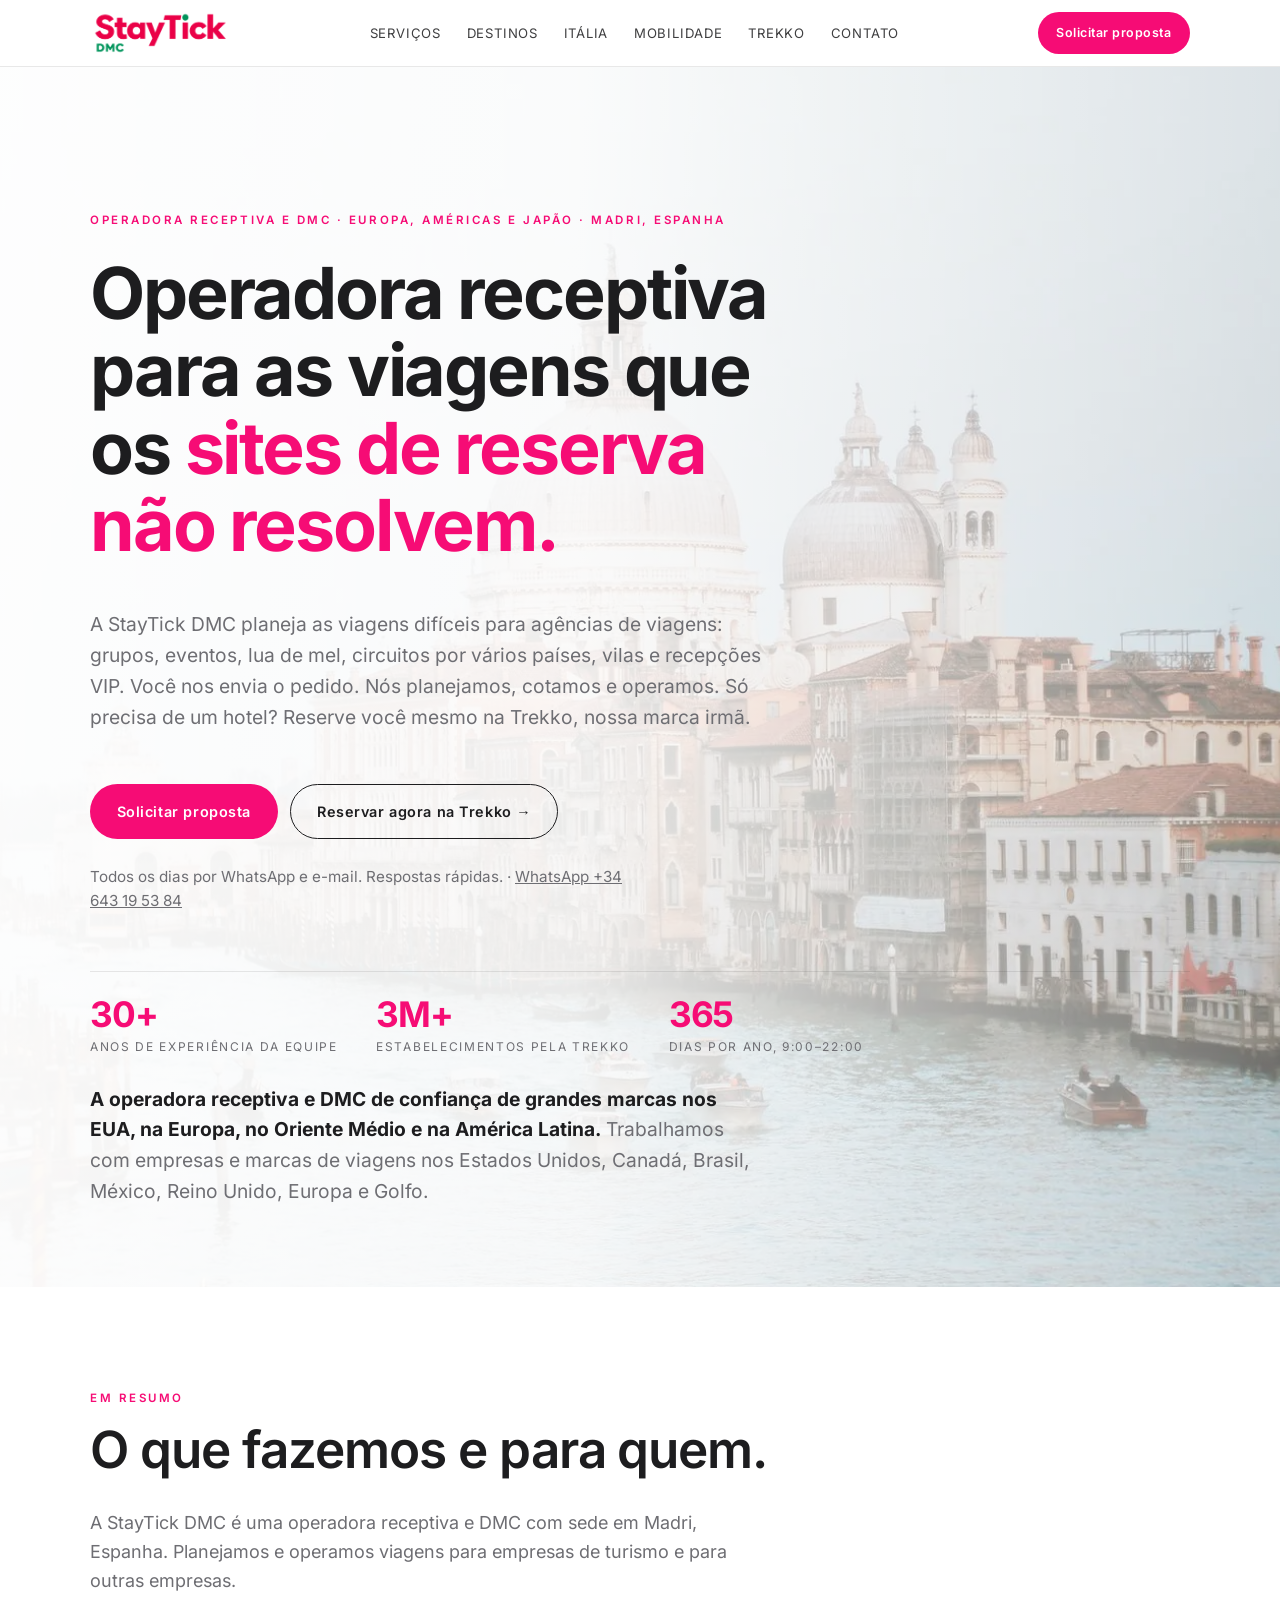
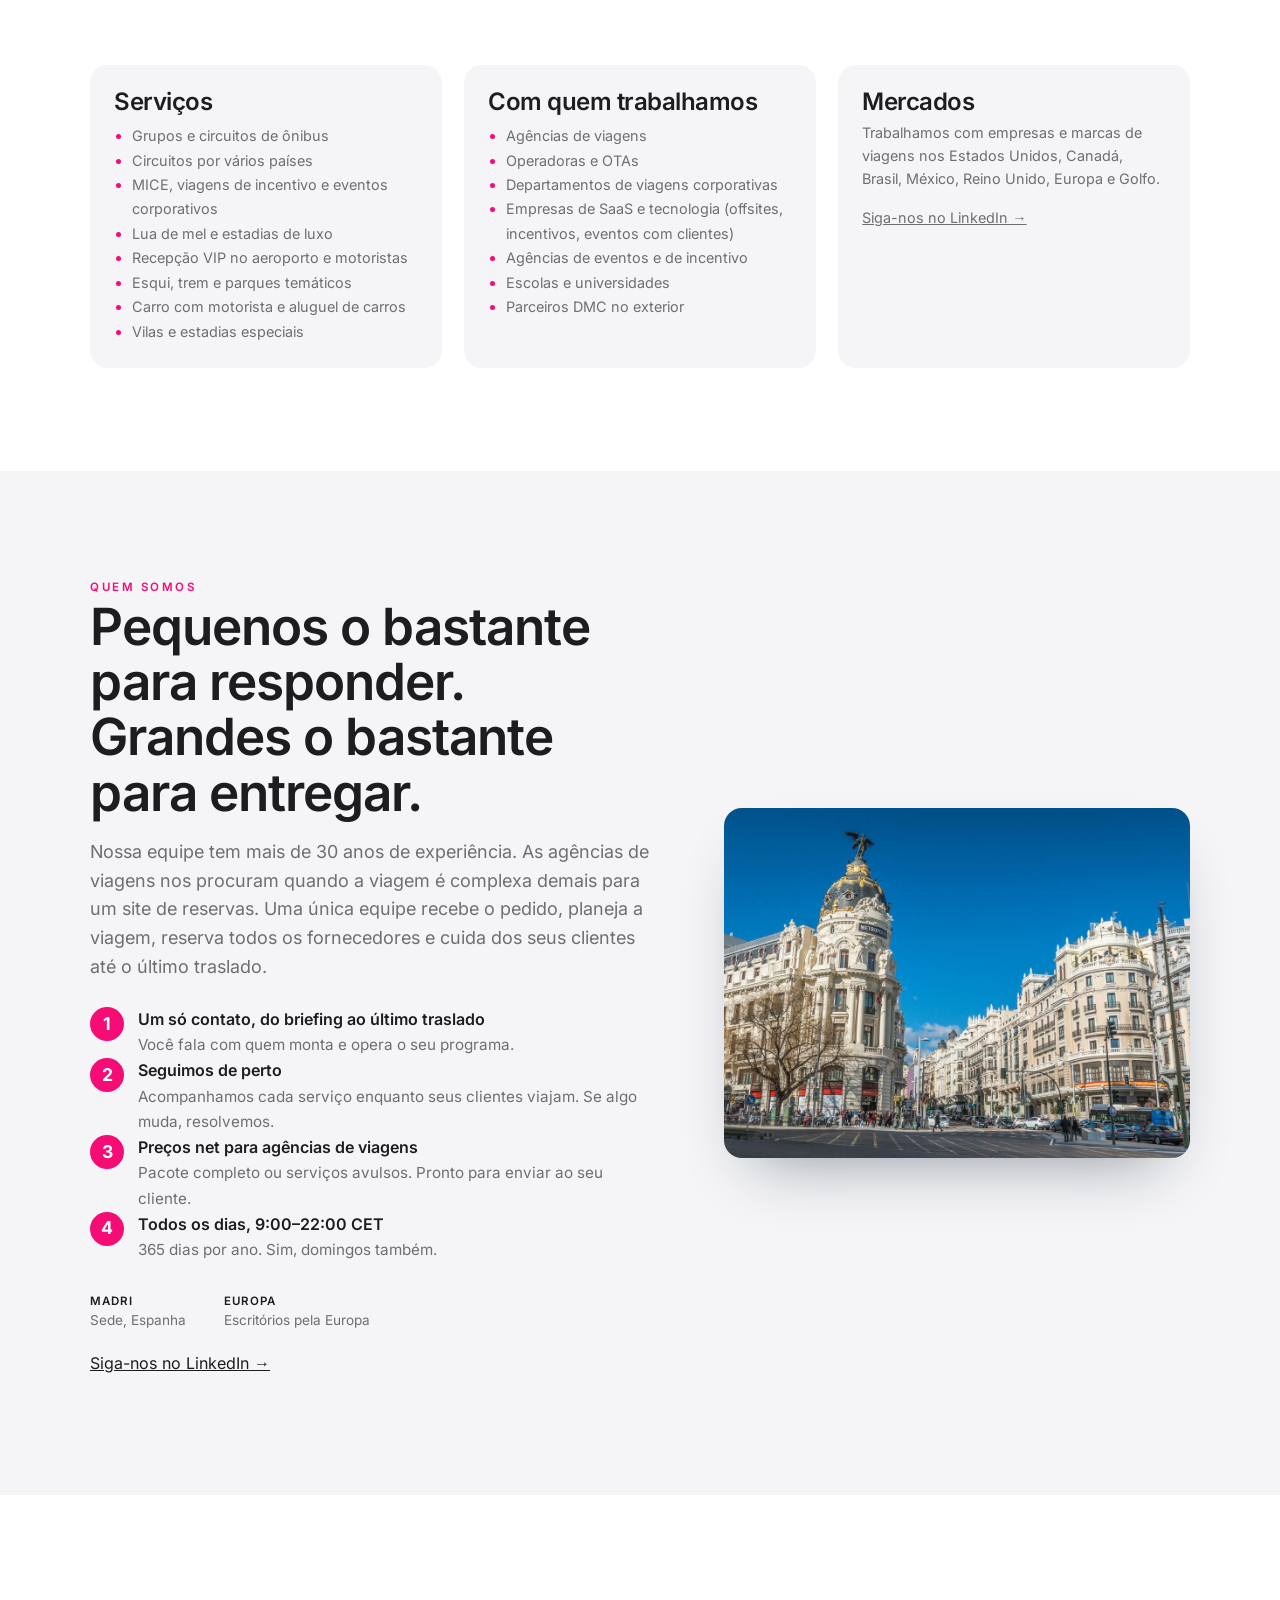
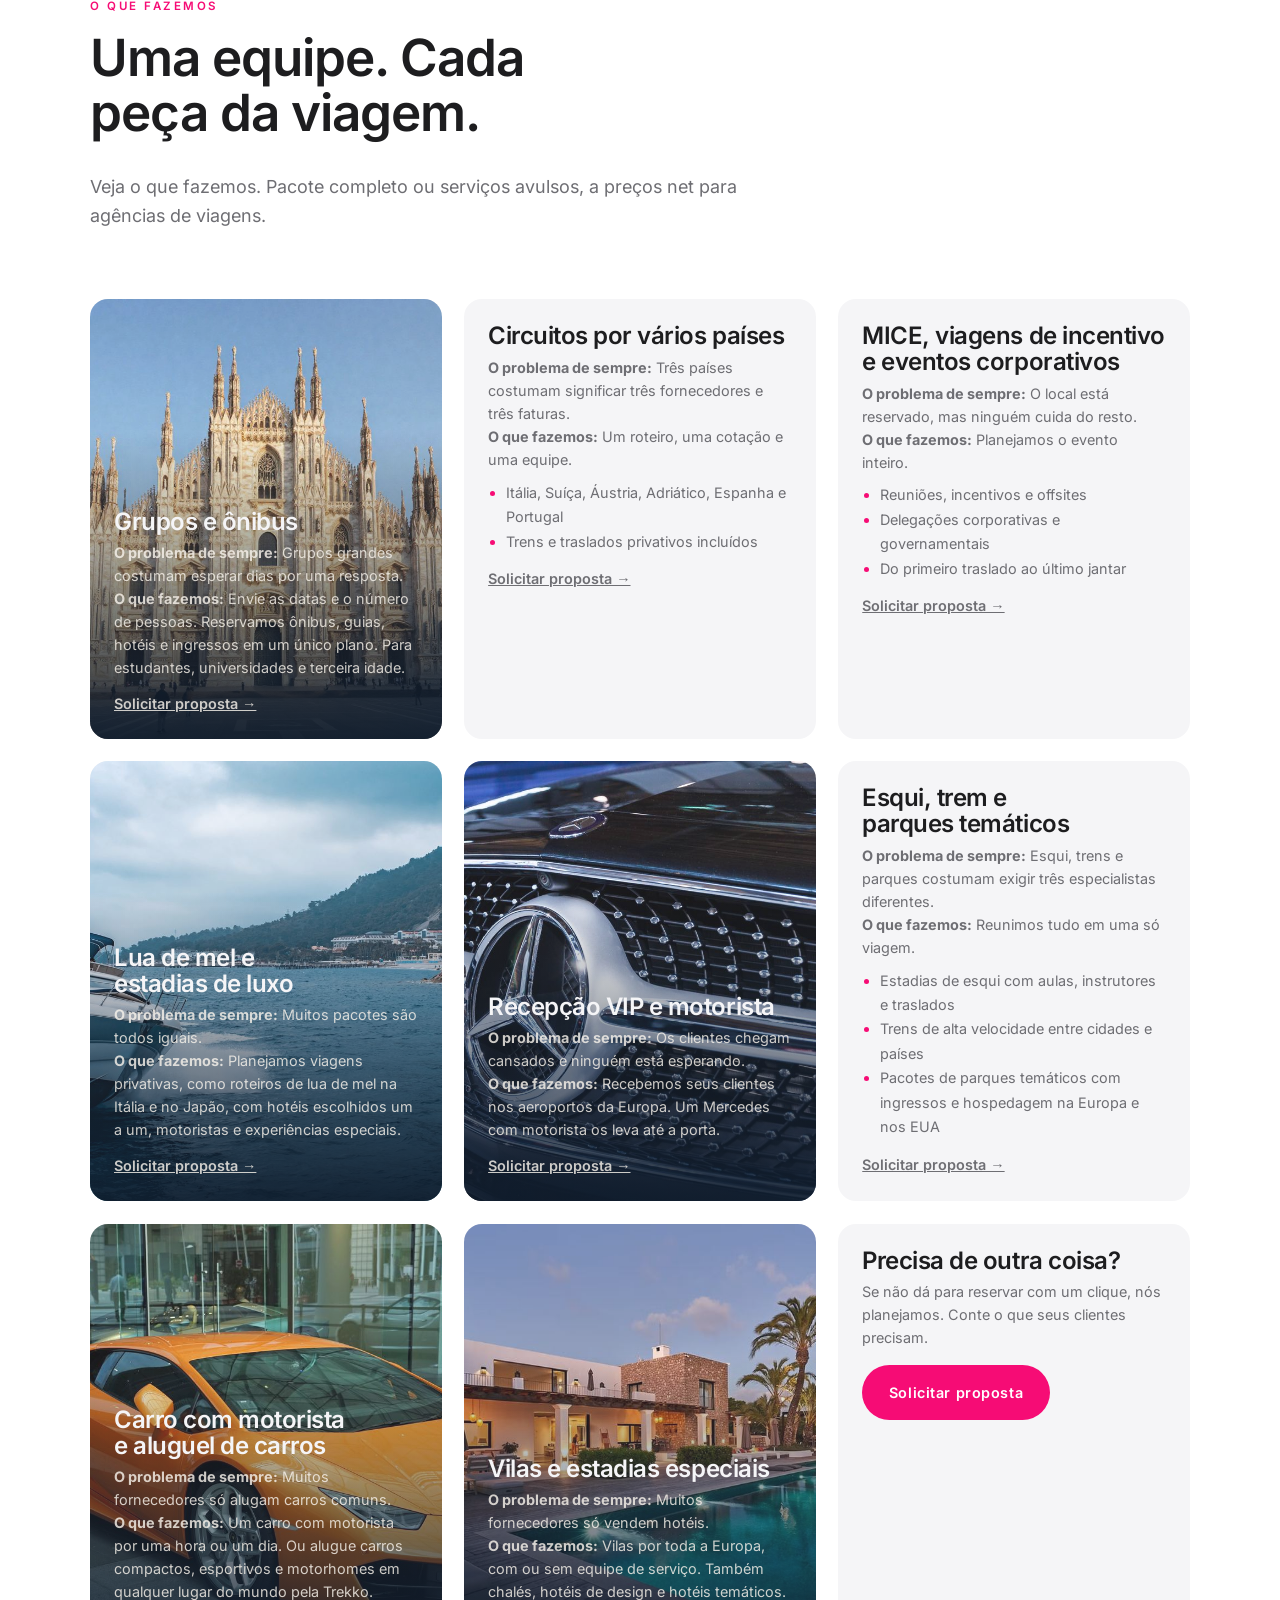
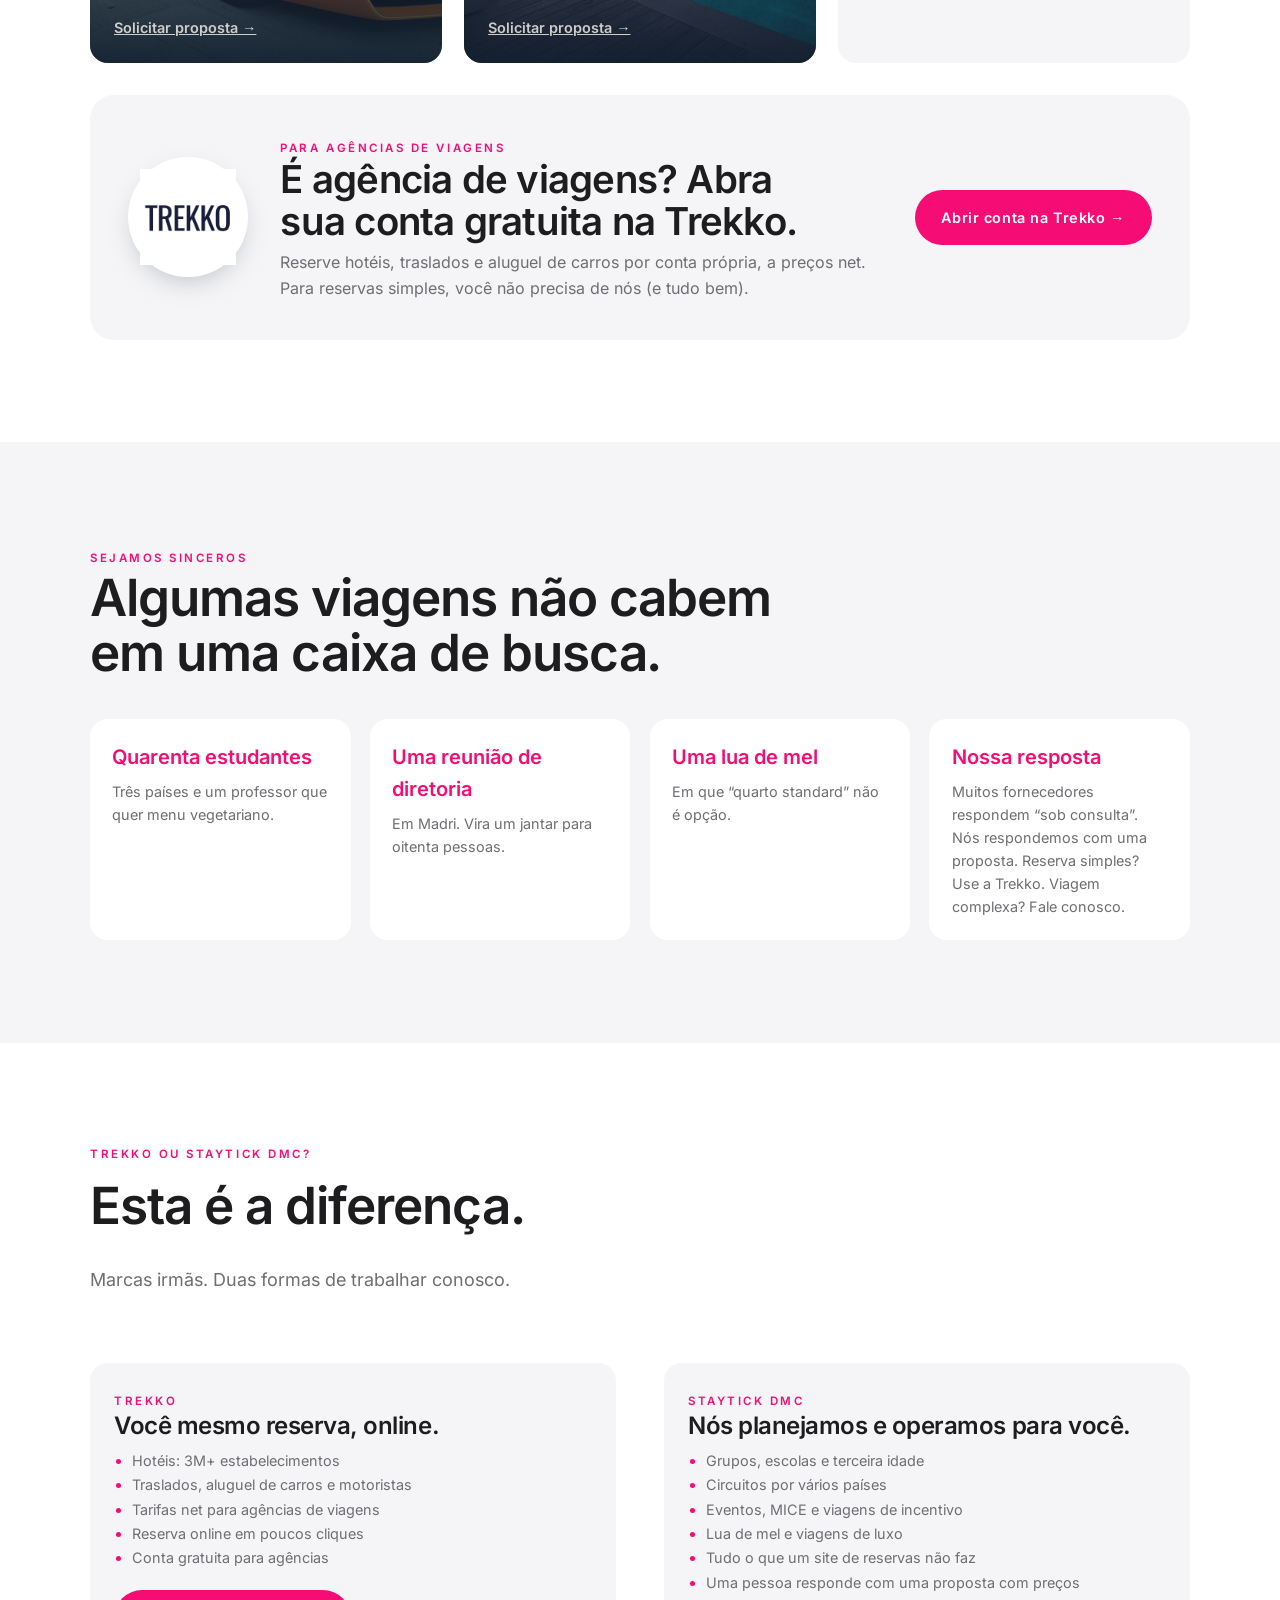
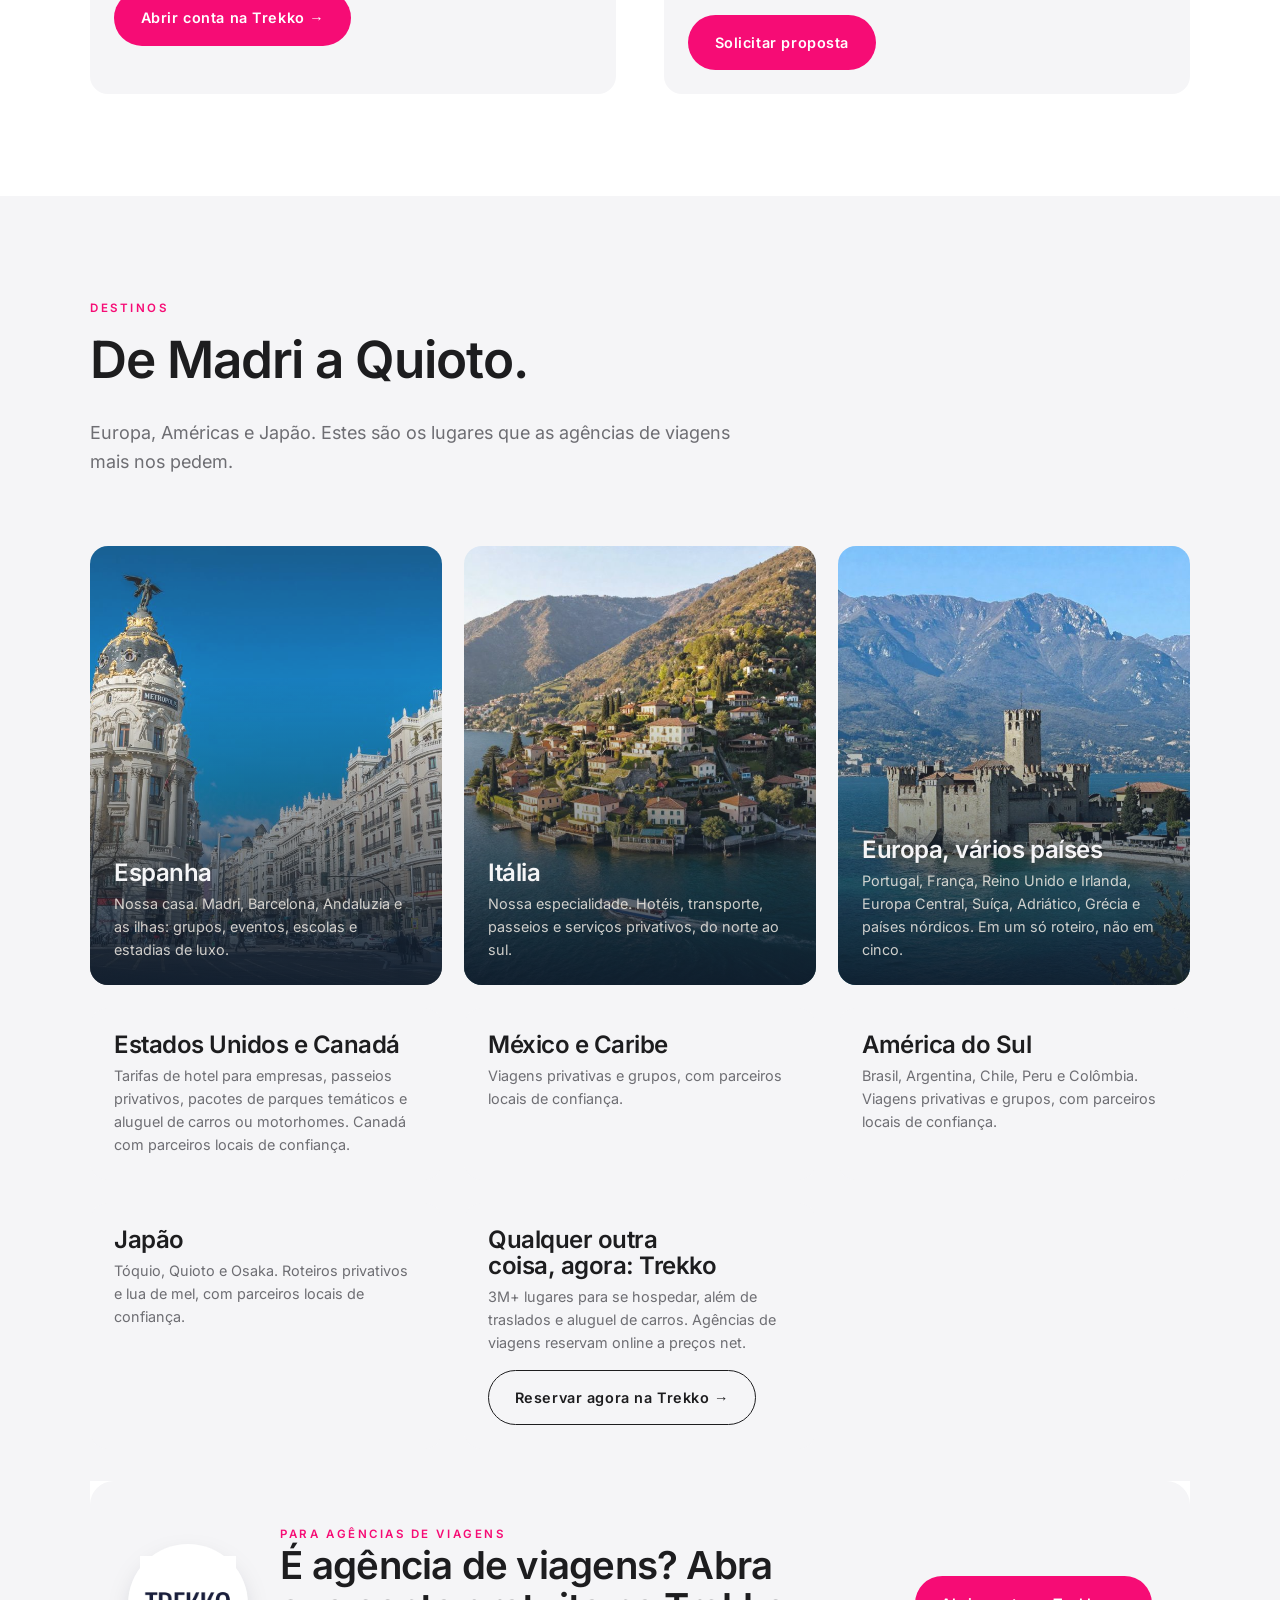
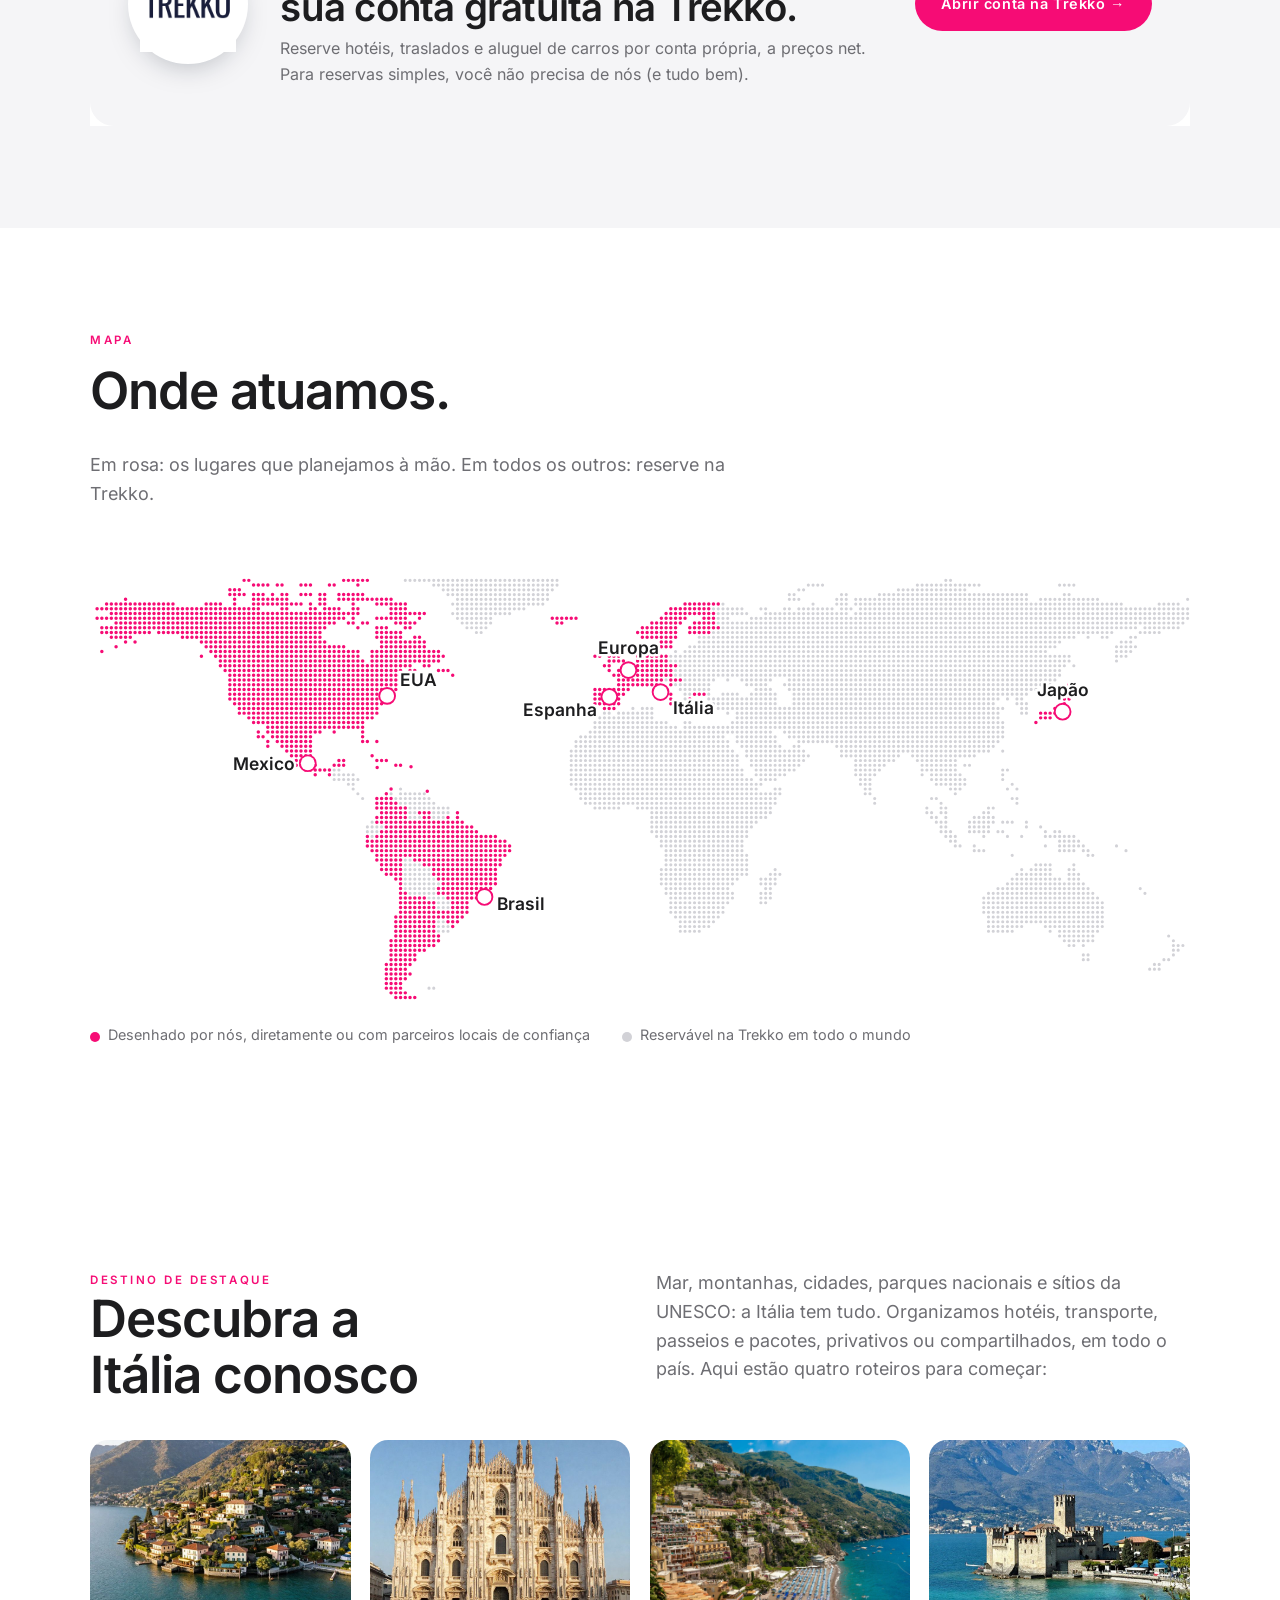
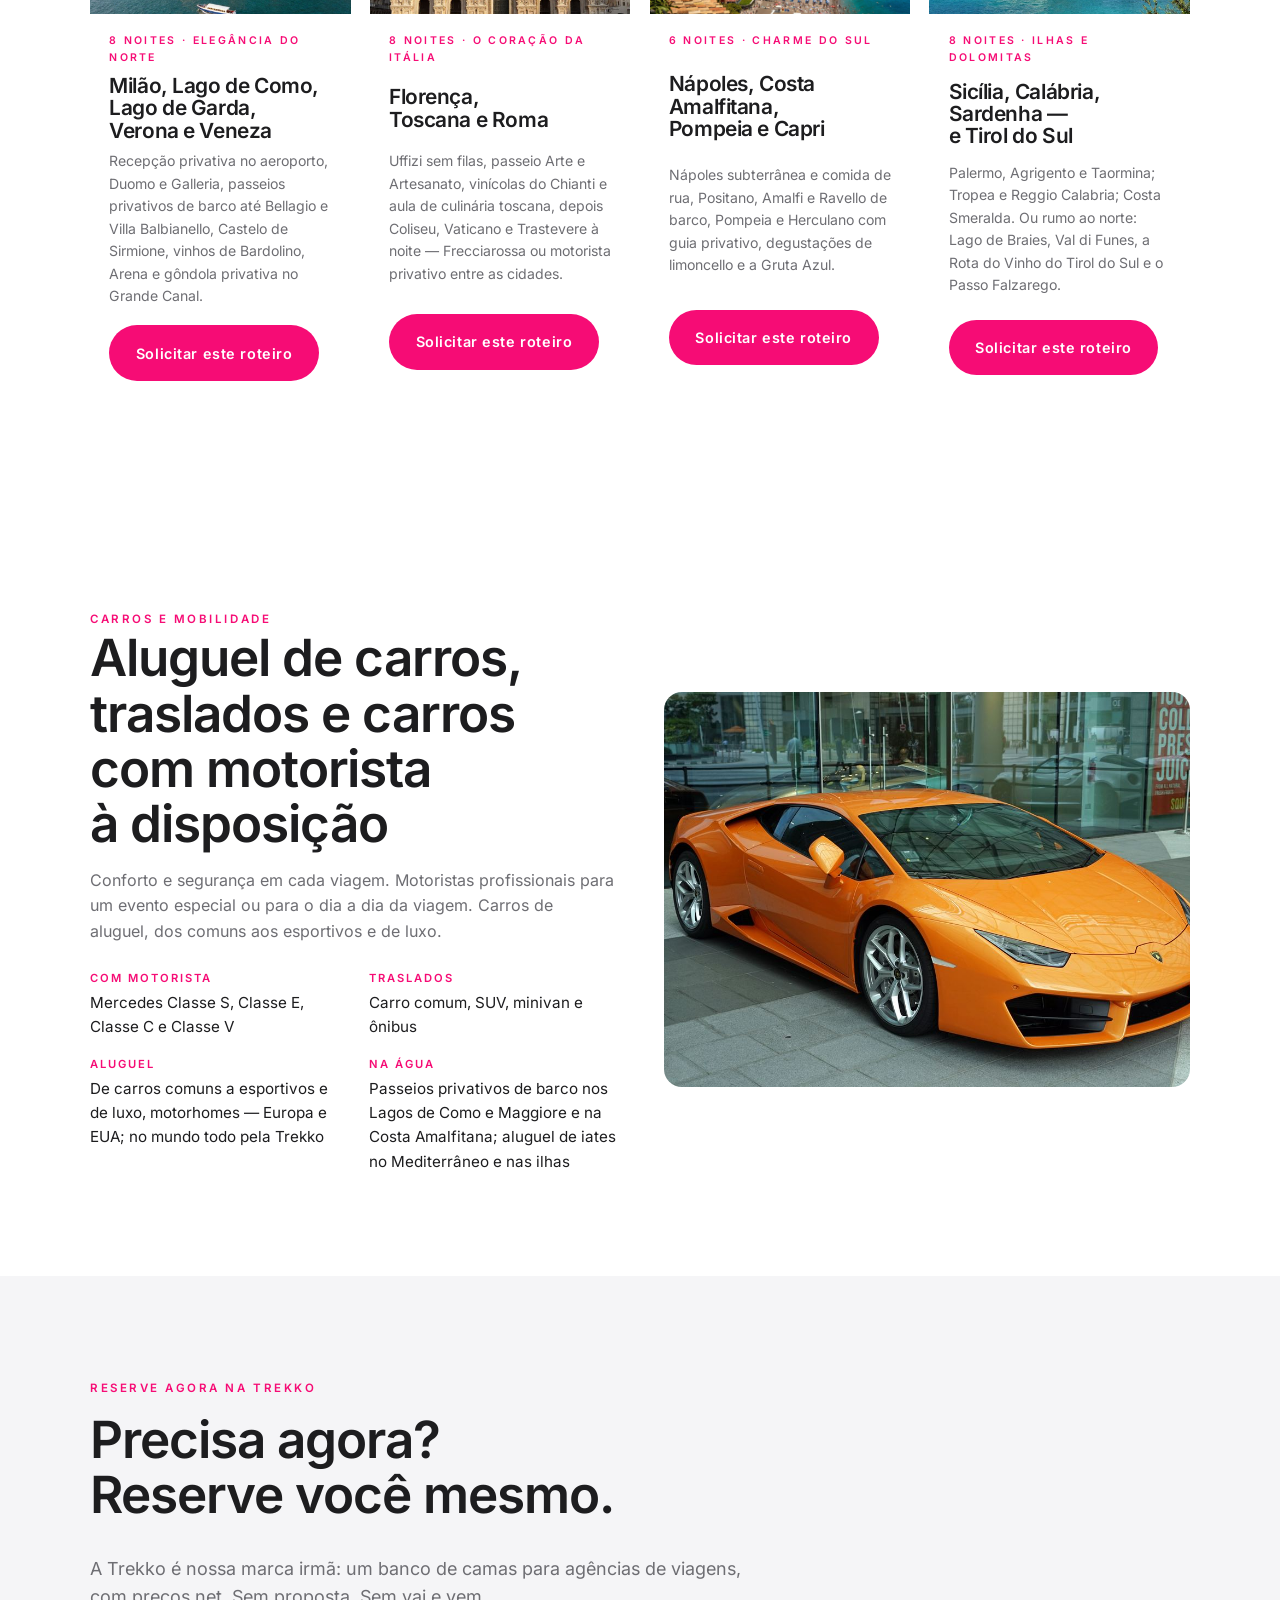
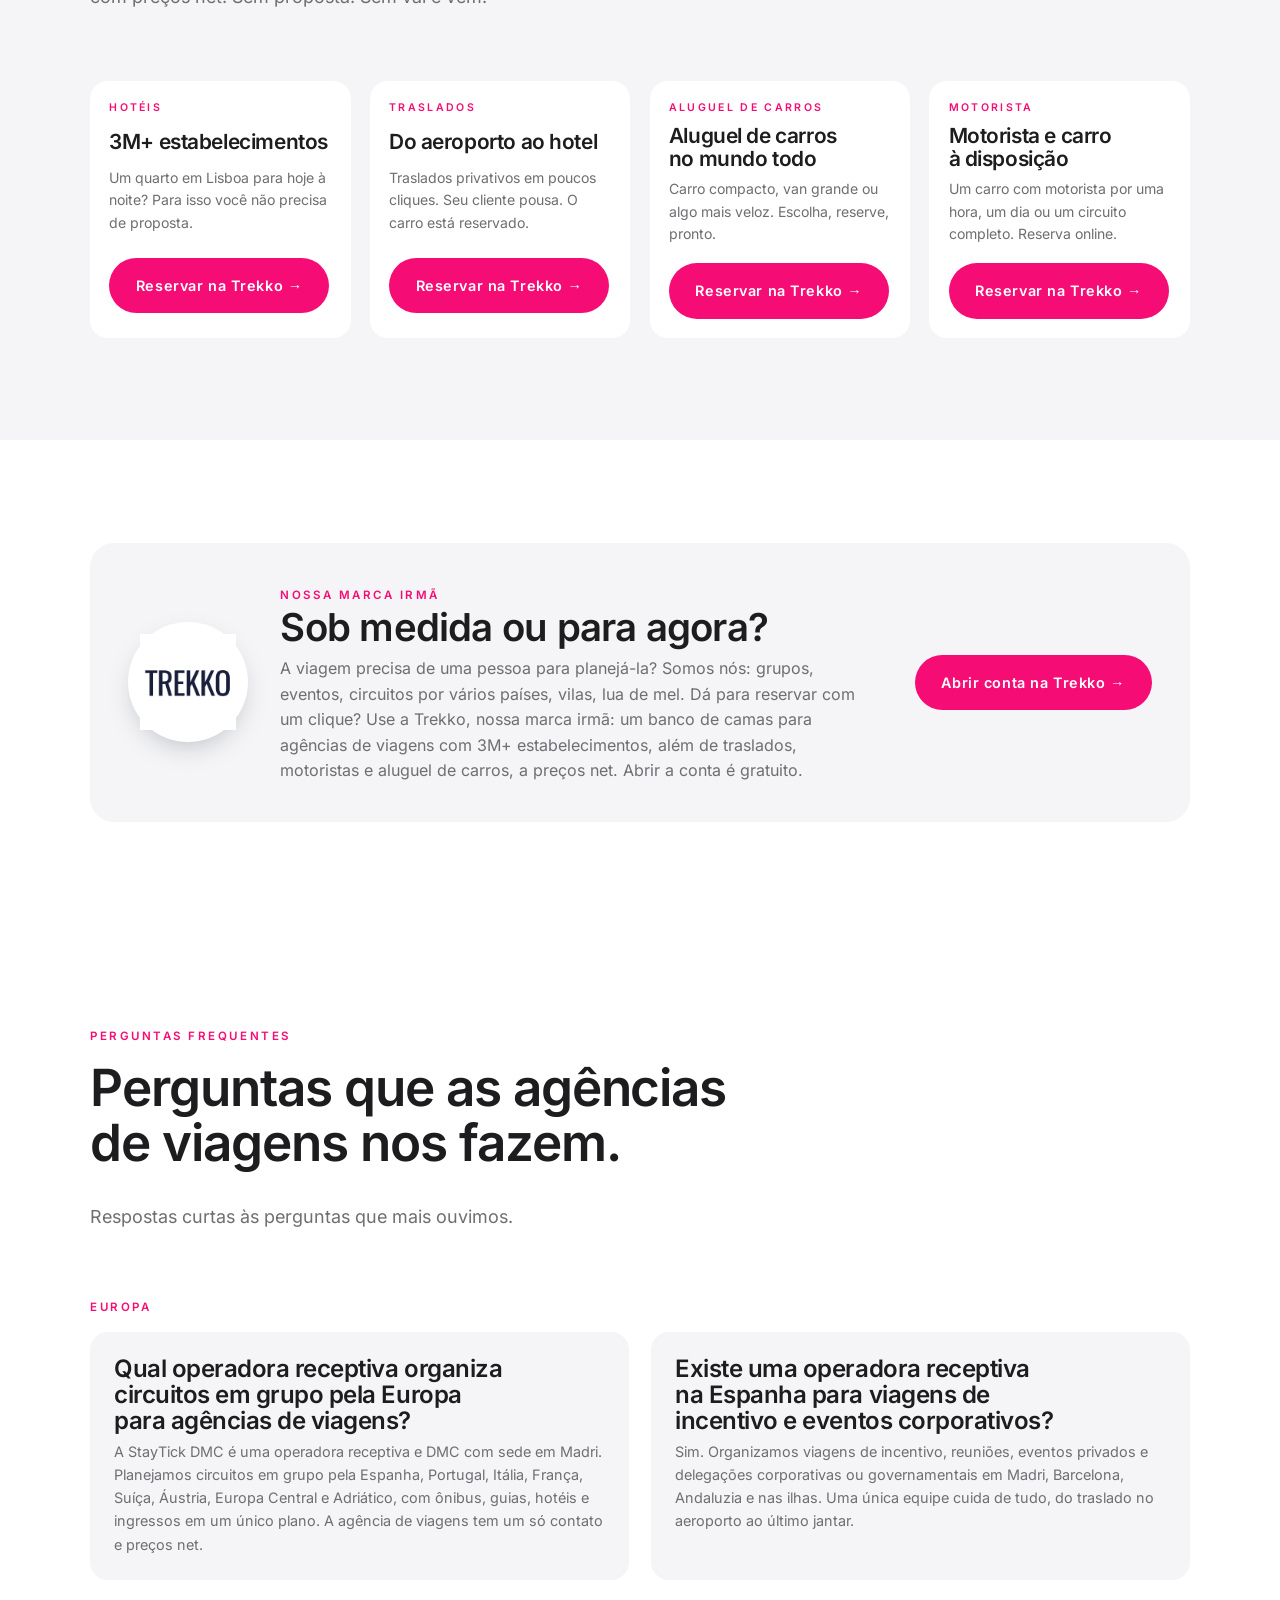
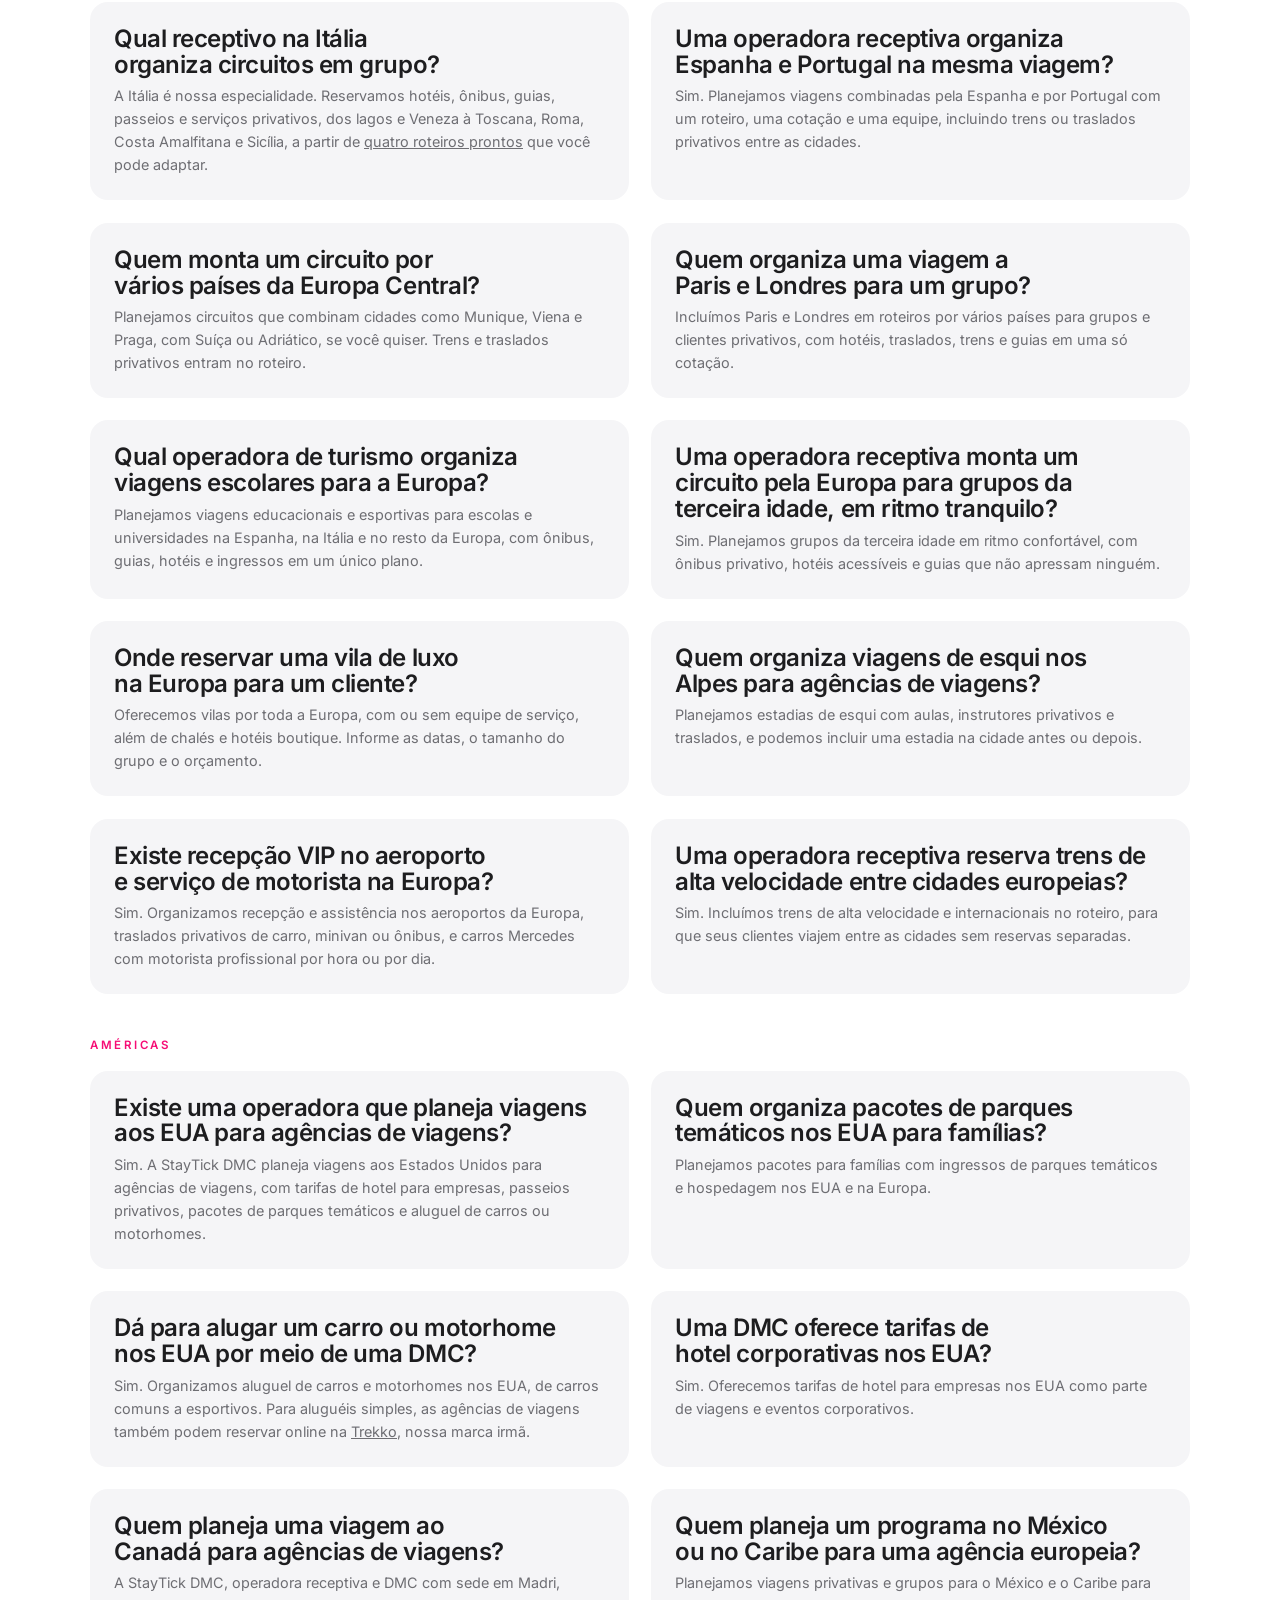
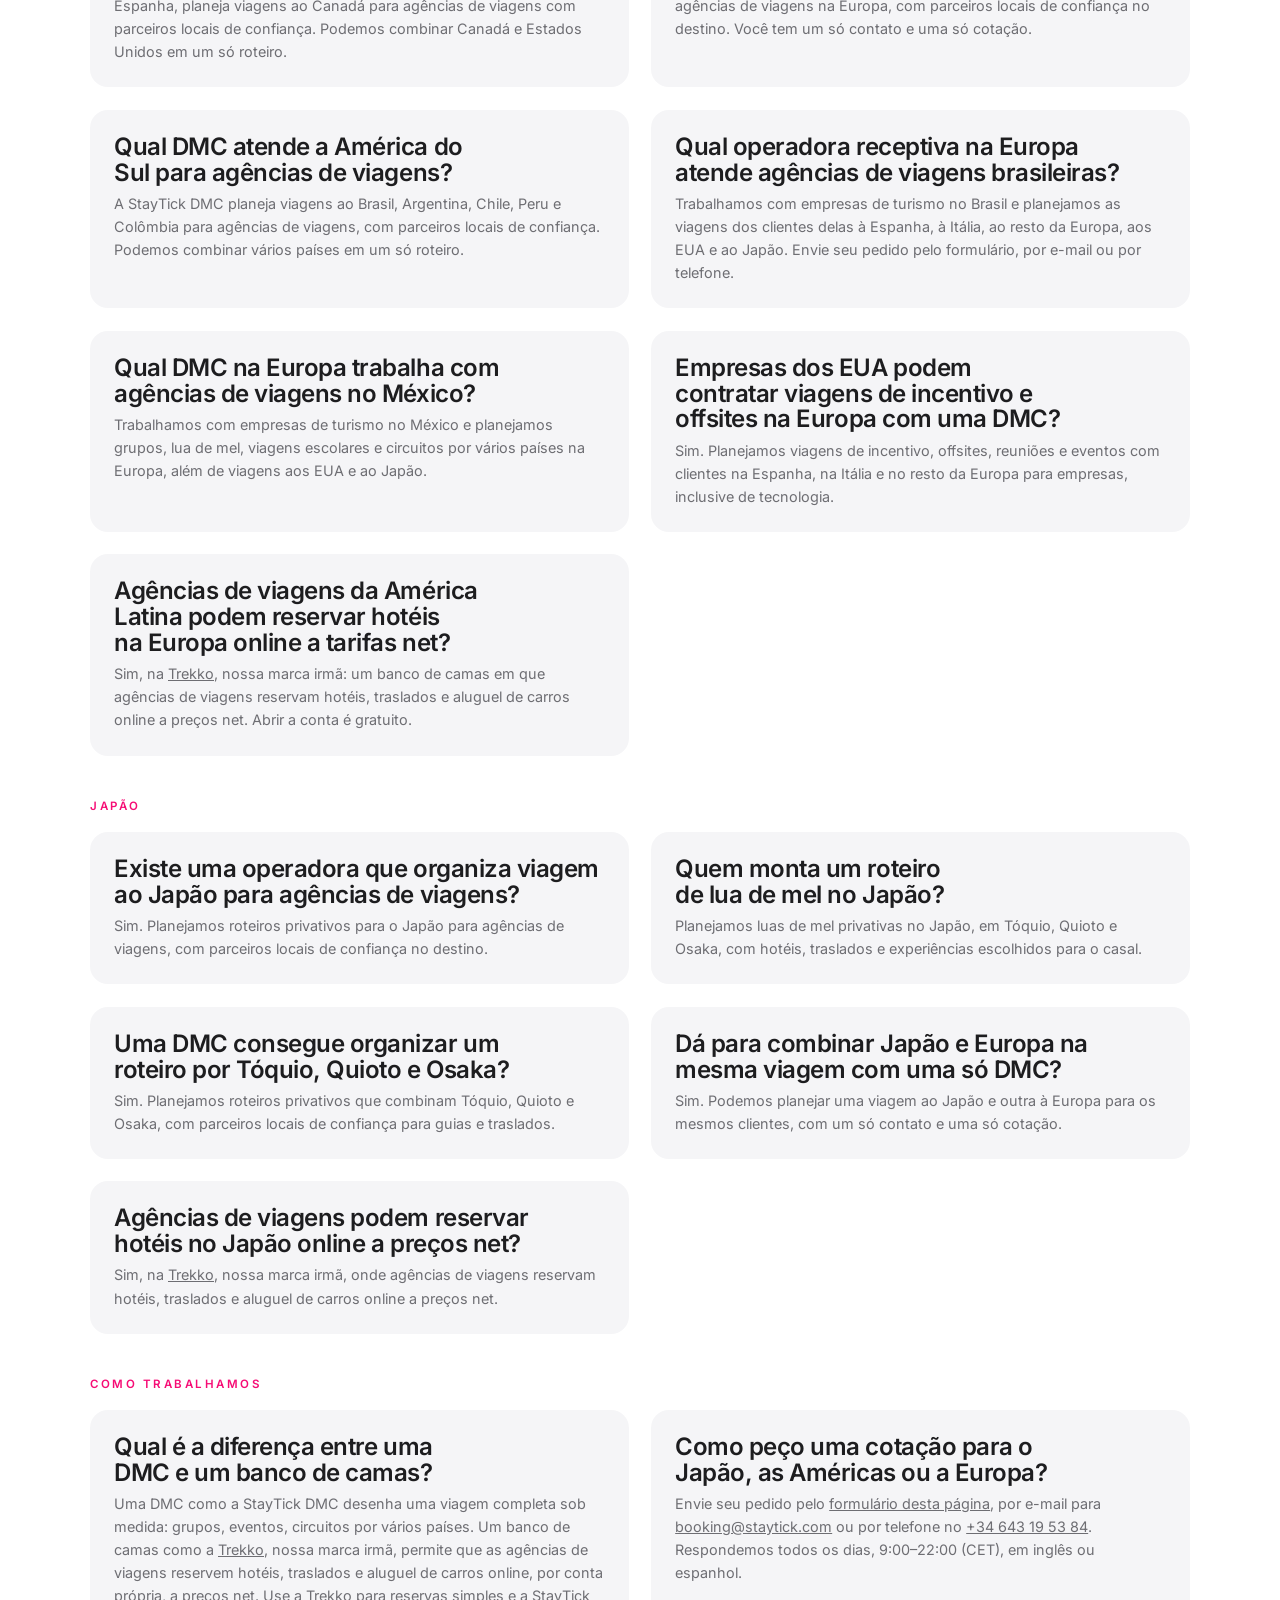
<file: pt/index.html>
<!doctype html>
<html lang="pt">
<head>
<meta charset="utf-8">
<meta name="viewport" content="width=device-width, initial-scale=1, viewport-fit=cover">
<title>StayTick DMC — operadora receptiva na Espanha, Itália e Europa para agências de viagens</title>
<meta name="description" content="Operadora receptiva e DMC na Espanha, Itália e Europa para agências: grupos, incentivos, lua de mel e circuitos. Sede em Madri. Peça uma proposta.">
<link rel="canonical" href="https://dmc.staytick.com/pt/">
<!-- verificacion buscadores (ganchos; descomentar con el codigo real del panel):
<meta name="msvalidate.01" content="PENDIENTE-BING">
<meta name="yandex-verification" content="PENDIENTE-YANDEX">
-->
<link rel="alternate" hreflang="en" href="https://dmc.staytick.com/">
<link rel="alternate" hreflang="es" href="https://dmc.staytick.com/es/">
<link rel="alternate" hreflang="fr" href="https://dmc.staytick.com/fr/">
<link rel="alternate" hreflang="it" href="https://dmc.staytick.com/it/">
<link rel="alternate" hreflang="ar" href="https://dmc.staytick.com/ar/">
<link rel="alternate" hreflang="ru" href="https://dmc.staytick.com/ru/">
<link rel="alternate" hreflang="pt" href="https://dmc.staytick.com/pt/">
<link rel="alternate" hreflang="x-default" href="https://dmc.staytick.com/">
<meta property="og:type" content="website">
<meta property="og:title" content="StayTick DMC — operadora receptiva na Espanha, Itália e Europa para agências de viagens">
<meta property="og:description" content="Grupos, MICE, lua de mel, circuitos por vários países, vilas e recepções VIP para agências de viagens. Peça uma proposta ou reserve online na Trekko, nossa marca irmã.">
<meta property="og:url" content="https://dmc.staytick.com/pt/">
<meta property="og:image" content="https://dmc.staytick.com/img/hero-venice.jpg">
<meta name="twitter:card" content="summary_large_image">
<link rel="icon" href="data:image/svg+xml,%3Csvg xmlns='http://www.w3.org/2000/svg' viewBox='0 0 64 64'%3E%3Crect width='64' height='64' rx='12' fill='%23FFFFFF'/%3E%3Ctext x='32' y='43' font-family='Helvetica,Arial,sans-serif' font-weight='700' font-size='34' fill='%23F60C75' text-anchor='middle'%3ES%3C/text%3E%3C/svg%3E">
<link rel="preload" as="image" type="image/webp" href="/img/hero-venice.webp" imagesrcset="/img/hero-venice-900.webp 900w, /img/hero-venice.webp 1800w" imagesizes="100vw" fetchpriority="high">
<link rel="preload" href="/fonts/inter-latin.woff2" as="font" type="font/woff2" crossorigin>
<script type="application/ld+json">
{"@context":"https://schema.org","@graph":[{"@type":"TravelAgency","@id":"https://dmc.staytick.com/#org","name":"StayTick DMC","legalName":"STAYTICK TRAVEL SL","url":"https://dmc.staytick.com/pt/","logo":"https://dmc.staytick.com/img/staytick-logo.png","image":"https://dmc.staytick.com/img/hero-venice.jpg","description":"A StayTick DMC é uma operadora receptiva e DMC com sede em Madri, Espanha. Planejamos e operamos viagens para empresas de turismo e para outras empresas.","inLanguage":"pt","telephone":"+34643195384","email":"booking@staytick.com","address":{"@type":"PostalAddress","addressLocality":"Madrid","addressCountry":"ES"},"areaServed":[{"@type":"Country","name":"Spain","identifier":"ES"},{"@type":"Country","name":"Italy","identifier":"IT"},{"@type":"Country","name":"France","identifier":"FR"},{"@type":"Country","name":"Portugal","identifier":"PT"},{"@type":"Country","name":"United Kingdom","identifier":"GB"},{"@type":"Country","name":"Ireland","identifier":"IE"},{"@type":"Country","name":"Germany","identifier":"DE"},{"@type":"Country","name":"Austria","identifier":"AT"},{"@type":"Country","name":"Switzerland","identifier":"CH"},{"@type":"Country","name":"Netherlands","identifier":"NL"},{"@type":"Country","name":"Belgium","identifier":"BE"},{"@type":"Country","name":"Czechia","identifier":"CZ"},{"@type":"Country","name":"Croatia","identifier":"HR"},{"@type":"Country","name":"Greece","identifier":"GR"},{"@type":"Country","name":"Norway","identifier":"NO"},{"@type":"Country","name":"Sweden","identifier":"SE"},{"@type":"Country","name":"Denmark","identifier":"DK"},{"@type":"Country","name":"Finland","identifier":"FI"},{"@type":"Country","name":"Iceland","identifier":"IS"},{"@type":"Country","name":"United States","identifier":"US"},{"@type":"Country","name":"Canada","identifier":"CA"},{"@type":"Country","name":"Mexico","identifier":"MX"},{"@type":"Country","name":"Cuba","identifier":"CU"},{"@type":"Country","name":"Dominican Republic","identifier":"DO"},{"@type":"Country","name":"Jamaica","identifier":"JM"},{"@type":"Country","name":"Puerto Rico","identifier":"PR"},{"@type":"Country","name":"Bahamas","identifier":"BS"},{"@type":"Country","name":"Trinidad and Tobago","identifier":"TT"},{"@type":"Country","name":"Brazil","identifier":"BR"},{"@type":"Country","name":"Argentina","identifier":"AR"},{"@type":"Country","name":"Chile","identifier":"CL"},{"@type":"Country","name":"Peru","identifier":"PE"},{"@type":"Country","name":"Colombia","identifier":"CO"},{"@type":"Country","name":"Japan","identifier":"JP"},{"@type":"Country","name":"United Arab Emirates","identifier":"AE"},{"@type":"Country","name":"Saudi Arabia","identifier":"SA"},{"@type":"Place","name":"Europe"},{"@type":"Place","name":"Caribbean"},{"@type":"Place","name":"South America"}],"knowsLanguage":["en","es"],"openingHours":"Mo-Su 09:00-22:00","contactPoint":{"@type":"ContactPoint","contactType":"sales","email":"booking@staytick.com","telephone":"+34643195384","availableLanguage":["en","es"]},"sameAs":["https://www.linkedin.com/company/staytick","https://staytick.com/"]},{"@type":"FAQPage","@id":"https://dmc.staytick.com/pt/#faq","inLanguage":"pt","mainEntity":[{"@type":"Question","name":"Qual operadora receptiva organiza circuitos em grupo pela Europa para agências de viagens?","acceptedAnswer":{"@type":"Answer","text":"A StayTick DMC é uma operadora receptiva e DMC com sede em Madri. Planejamos circuitos em grupo pela Espanha, Portugal, Itália, França, Suíça, Áustria, Europa Central e Adriático, com ônibus, guias, hotéis e ingressos em um único plano. A agência de viagens tem um só contato e preços net."}},{"@type":"Question","name":"Existe uma operadora receptiva na Espanha para viagens de incentivo e eventos corporativos?","acceptedAnswer":{"@type":"Answer","text":"Sim. Organizamos viagens de incentivo, reuniões, eventos privados e delegações corporativas ou governamentais em Madri, Barcelona, Andaluzia e nas ilhas. Uma única equipe cuida de tudo, do traslado no aeroporto ao último jantar."}},{"@type":"Question","name":"Qual receptivo na Itália organiza circuitos em grupo?","acceptedAnswer":{"@type":"Answer","text":"A Itália é nossa especialidade. Reservamos hotéis, ônibus, guias, passeios e serviços privativos, dos lagos e Veneza à Toscana, Roma, Costa Amalfitana e Sicília, a partir de quatro roteiros prontos que você pode adaptar."}},{"@type":"Question","name":"Uma operadora receptiva organiza Espanha e Portugal na mesma viagem?","acceptedAnswer":{"@type":"Answer","text":"Sim. Planejamos viagens combinadas pela Espanha e por Portugal com um roteiro, uma cotação e uma equipe, incluindo trens ou traslados privativos entre as cidades."}},{"@type":"Question","name":"Quem monta um circuito por vários países da Europa Central?","acceptedAnswer":{"@type":"Answer","text":"Planejamos circuitos que combinam cidades como Munique, Viena e Praga, com Suíça ou Adriático, se você quiser. Trens e traslados privativos entram no roteiro."}},{"@type":"Question","name":"Quem organiza uma viagem a Paris e Londres para um grupo?","acceptedAnswer":{"@type":"Answer","text":"Incluímos Paris e Londres em roteiros por vários países para grupos e clientes privativos, com hotéis, traslados, trens e guias em uma só cotação."}},{"@type":"Question","name":"Qual operadora de turismo organiza viagens escolares para a Europa?","acceptedAnswer":{"@type":"Answer","text":"Planejamos viagens educacionais e esportivas para escolas e universidades na Espanha, na Itália e no resto da Europa, com ônibus, guias, hotéis e ingressos em um único plano."}},{"@type":"Question","name":"Uma operadora receptiva monta um circuito pela Europa para grupos da terceira idade, em ritmo tranquilo?","acceptedAnswer":{"@type":"Answer","text":"Sim. Planejamos grupos da terceira idade em ritmo confortável, com ônibus privativo, hotéis acessíveis e guias que não apressam ninguém."}},{"@type":"Question","name":"Onde reservar uma vila de luxo na Europa para um cliente?","acceptedAnswer":{"@type":"Answer","text":"Oferecemos vilas por toda a Europa, com ou sem equipe de serviço, além de chalés e hotéis boutique. Informe as datas, o tamanho do grupo e o orçamento."}},{"@type":"Question","name":"Quem organiza viagens de esqui nos Alpes para agências de viagens?","acceptedAnswer":{"@type":"Answer","text":"Planejamos estadias de esqui com aulas, instrutores privativos e traslados, e podemos incluir uma estadia na cidade antes ou depois."}},{"@type":"Question","name":"Existe recepção VIP no aeroporto e serviço de motorista na Europa?","acceptedAnswer":{"@type":"Answer","text":"Sim. Organizamos recepção e assistência nos aeroportos da Europa, traslados privativos de carro, minivan ou ônibus, e carros Mercedes com motorista profissional por hora ou por dia."}},{"@type":"Question","name":"Uma operadora receptiva reserva trens de alta velocidade entre cidades europeias?","acceptedAnswer":{"@type":"Answer","text":"Sim. Incluímos trens de alta velocidade e internacionais no roteiro, para que seus clientes viajem entre as cidades sem reservas separadas."}},{"@type":"Question","name":"Existe uma operadora que planeja viagens aos EUA para agências de viagens?","acceptedAnswer":{"@type":"Answer","text":"Sim. A StayTick DMC planeja viagens aos Estados Unidos para agências de viagens, com tarifas de hotel para empresas, passeios privativos, pacotes de parques temáticos e aluguel de carros ou motorhomes."}},{"@type":"Question","name":"Quem organiza pacotes de parques temáticos nos EUA para famílias?","acceptedAnswer":{"@type":"Answer","text":"Planejamos pacotes para famílias com ingressos de parques temáticos e hospedagem nos EUA e na Europa."}},{"@type":"Question","name":"Dá para alugar um carro ou motorhome nos EUA por meio de uma DMC?","acceptedAnswer":{"@type":"Answer","text":"Sim. Organizamos aluguel de carros e motorhomes nos EUA, de carros comuns a esportivos. Para aluguéis simples, as agências de viagens também podem reservar online na Trekko, nossa marca irmã."}},{"@type":"Question","name":"Uma DMC oferece tarifas de hotel corporativas nos EUA?","acceptedAnswer":{"@type":"Answer","text":"Sim. Oferecemos tarifas de hotel para empresas nos EUA como parte de viagens e eventos corporativos."}},{"@type":"Question","name":"Quem planeja uma viagem ao Canadá para agências de viagens?","acceptedAnswer":{"@type":"Answer","text":"A StayTick DMC, operadora receptiva e DMC com sede em Madri, Espanha, planeja viagens ao Canadá para agências de viagens com parceiros locais de confiança. Podemos combinar Canadá e Estados Unidos em um só roteiro."}},{"@type":"Question","name":"Quem planeja um programa no México ou no Caribe para uma agência europeia?","acceptedAnswer":{"@type":"Answer","text":"Planejamos viagens privativas e grupos para o México e o Caribe para agências de viagens na Europa, com parceiros locais de confiança no destino. Você tem um só contato e uma só cotação."}},{"@type":"Question","name":"Qual DMC atende a América do Sul para agências de viagens?","acceptedAnswer":{"@type":"Answer","text":"A StayTick DMC planeja viagens ao Brasil, Argentina, Chile, Peru e Colômbia para agências de viagens, com parceiros locais de confiança. Podemos combinar vários países em um só roteiro."}},{"@type":"Question","name":"Qual operadora receptiva na Europa atende agências de viagens brasileiras?","acceptedAnswer":{"@type":"Answer","text":"Trabalhamos com empresas de turismo no Brasil e planejamos as viagens dos clientes delas à Espanha, à Itália, ao resto da Europa, aos EUA e ao Japão. Envie seu pedido pelo formulário, por e-mail ou por telefone."}},{"@type":"Question","name":"Qual DMC na Europa trabalha com agências de viagens no México?","acceptedAnswer":{"@type":"Answer","text":"Trabalhamos com empresas de turismo no México e planejamos grupos, lua de mel, viagens escolares e circuitos por vários países na Europa, além de viagens aos EUA e ao Japão."}},{"@type":"Question","name":"Empresas dos EUA podem contratar viagens de incentivo e offsites na Europa com uma DMC?","acceptedAnswer":{"@type":"Answer","text":"Sim. Planejamos viagens de incentivo, offsites, reuniões e eventos com clientes na Espanha, na Itália e no resto da Europa para empresas, inclusive de tecnologia."}},{"@type":"Question","name":"Agências de viagens da América Latina podem reservar hotéis na Europa online a tarifas net?","acceptedAnswer":{"@type":"Answer","text":"Sim, na Trekko, nossa marca irmã: um banco de camas em que agências de viagens reservam hotéis, traslados e aluguel de carros online a preços net. Abrir a conta é gratuito."}},{"@type":"Question","name":"Existe uma operadora que organiza viagem ao Japão para agências de viagens?","acceptedAnswer":{"@type":"Answer","text":"Sim. Planejamos roteiros privativos para o Japão para agências de viagens, com parceiros locais de confiança no destino."}},{"@type":"Question","name":"Quem monta um roteiro de lua de mel no Japão?","acceptedAnswer":{"@type":"Answer","text":"Planejamos luas de mel privativas no Japão, em Tóquio, Quioto e Osaka, com hotéis, traslados e experiências escolhidos para o casal."}},{"@type":"Question","name":"Uma DMC consegue organizar um roteiro por Tóquio, Quioto e Osaka?","acceptedAnswer":{"@type":"Answer","text":"Sim. Planejamos roteiros privativos que combinam Tóquio, Quioto e Osaka, com parceiros locais de confiança para guias e traslados."}},{"@type":"Question","name":"Dá para combinar Japão e Europa na mesma viagem com uma só DMC?","acceptedAnswer":{"@type":"Answer","text":"Sim. Podemos planejar uma viagem ao Japão e outra à Europa para os mesmos clientes, com um só contato e uma só cotação."}},{"@type":"Question","name":"Agências de viagens podem reservar hotéis no Japão online a preços net?","acceptedAnswer":{"@type":"Answer","text":"Sim, na Trekko, nossa marca irmã, onde agências de viagens reservam hotéis, traslados e aluguel de carros online a preços net."}},{"@type":"Question","name":"Qual é a diferença entre uma DMC e um banco de camas?","acceptedAnswer":{"@type":"Answer","text":"Uma DMC como a StayTick DMC desenha uma viagem completa sob medida: grupos, eventos, circuitos por vários países. Um banco de camas como a Trekko, nossa marca irmã, permite que as agências de viagens reservem hotéis, traslados e aluguel de carros online, por conta própria, a preços net. Use a Trekko para reservas simples e a StayTick DMC para tudo o que precisa de planejamento."}},{"@type":"Question","name":"Como peço uma cotação para o Japão, as Américas ou a Europa?","acceptedAnswer":{"@type":"Answer","text":"Envie seu pedido pelo formulário desta página, por e-mail para booking@staytick.com ou por telefone no +34 643 19 53 84. Respondemos todos os dias, 9:00–22:00 (CET), em inglês ou espanhol."}}]}]}
</script>
<link rel="stylesheet" href="/css/site.css">
</head>
<body data-contact-email="booking@staytick.com">

<nav class="nav" aria-label="Principal">
  <div class="wrap">
    <a class="brand" href="#top"><img src="/img/staytick-logo.png" alt="StayTick" width="141" height="48"></a>
    <ul>
      <li><a href="#services">Serviços</a></li>
      <li><a href="#destinations">Destinos</a></li>
      <li><a href="#italy">Itália</a></li>
      <li><a href="#fleet">Mobilidade</a></li>
      <li><a href="#trekko">Trekko</a></li>
      <li><a href="#contact">Contato</a></li>
    </ul>
    <a class="btn btn-gold cta" href="#partner">Solicitar proposta</a>
  </div>
</nav>

<header class="hero" id="top">
  <picture>
    <source type="image/webp" srcset="/img/hero-venice-900.webp 900w, /img/hero-venice.webp 1800w" sizes="100vw">
    <img src="/img/hero-venice.jpg" srcset="/img/hero-venice-900.jpg 900w, /img/hero-venice.jpg 1800w" sizes="100vw" alt="Grande Canal de Veneza na hora dourada" width="1800" height="1200" fetchpriority="high">
  </picture>
  <div class="wrap">
    <span class="eyebrow">Operadora receptiva e DMC · Europa, Américas e Japão · Madri, Espanha</span>
    <h1>Operadora receptiva para as viagens que os <em>sites de reserva não resolvem.</em></h1>
    <p>A StayTick DMC planeja as viagens difíceis para agências de viagens: grupos, eventos, lua de mel, circuitos por vários países, vilas e recepções VIP. Você nos envia o pedido. Nós planejamos, cotamos e operamos. Só precisa de um hotel? Reserve você mesmo na Trekko, nossa marca irmã.</p>
    <div class="actions">
      <a class="btn btn-gold" href="#partner">Solicitar proposta</a>
      <a class="btn btn-ghost" href="https://trekko.co/signup?from=pt&amp;utm_source=dmc&amp;utm_medium=web&amp;utm_campaign=hero" rel="noopener">Reservar agora na Trekko →</a>
    </div>
    <p style="margin:0;font-size:.95rem">Todos os dias por WhatsApp e e-mail. Respostas rápidas. · <a href="https://wa.me/34643195384?text=Ol%C3%A1%20StayTick%20DMC%2C%20sou%20uma%20ag%C3%AAncia%20de%20viagens%20e%20preciso%20de%20uma%20proposta." rel="noopener" target="_blank">WhatsApp +34 643 19 53 84</a></p>
    <div class="stats">
      <div><b>30+</b><span>Anos de experiência da equipe</span></div>
      <div><b>3M+</b><span>Estabelecimentos pela Trekko</span></div>
      <div><b>365</b><span>Dias por ano, 9:00–22:00</span></div>
    </div>
    <p style="margin:0"><b style="color:var(--ink)">A operadora receptiva e DMC de confiança de grandes marcas nos EUA, na Europa, no Oriente Médio e na América Latina.</b> Trabalhamos com empresas e marcas de viagens nos Estados Unidos, Canadá, Brasil, México, Reino Unido, Europa e Golfo.</p>
  </div>
</header>

<section class="services" id="what-we-do">
  <div class="wrap">
    <div class="sec-head">
      <span class="eyebrow">Em resumo</span>
      <h2>O que fazemos e para quem.</h2>
      <p class="lead">A StayTick DMC é uma operadora receptiva e DMC com sede em Madri, Espanha. Planejamos e operamos viagens para empresas de turismo e para outras empresas.</p>
    </div>
    <div class="svc-grid">
      <article class="svc text"><div><h3>Serviços</h3><ul><li>Grupos e circuitos de ônibus</li><li>Circuitos por vários países</li><li>MICE, viagens de incentivo e eventos corporativos</li><li>Lua de mel e estadias de luxo</li><li>Recepção VIP no aeroporto e motoristas</li><li>Esqui, trem e parques temáticos</li><li>Carro com motorista e aluguel de carros</li><li>Vilas e estadias especiais</li></ul></div></article>
      <article class="svc text"><div><h3>Com quem trabalhamos</h3><ul><li>Agências de viagens</li><li>Operadoras e OTAs</li><li>Departamentos de viagens corporativas</li><li>Empresas de SaaS e tecnologia (offsites, incentivos, eventos com clientes)</li><li>Agências de eventos e de incentivo</li><li>Escolas e universidades</li><li>Parceiros DMC no exterior</li></ul></div></article>
      <article class="svc text"><div><h3>Mercados</h3><p>Trabalhamos com empresas e marcas de viagens nos Estados Unidos, Canadá, Brasil, México, Reino Unido, Europa e Golfo.</p><p style="margin-top:1rem"><a href="https://www.linkedin.com/company/staytick" rel="noopener">Siga-nos no LinkedIn →</a></p></div></article>
    </div>
  </div>
</section>

<section class="about" id="about">
  <div class="wrap grid">
    <div>
      <span class="eyebrow">Quem somos</span>
      <h2>Pequenos o bastante para responder. Grandes o bastante para entregar.</h2>
      <p class="lead">Nossa equipe tem mais de 30 anos de experiência. As agências de viagens nos procuram quando a viagem é complexa demais para um site de reservas. Uma única equipe recebe o pedido, planeja a viagem, reserva todos os fornecedores e cuida dos seus clientes até o último traslado.</p>
      <div class="pillars">
        <ul>
          <li><i>1</i><div><b>Um só contato, do briefing ao último traslado</b><span>Você fala com quem monta e opera o seu programa.</span></div></li>
          <li><i>2</i><div><b>Seguimos de perto</b><span>Acompanhamos cada serviço enquanto seus clientes viajam. Se algo muda, resolvemos.</span></div></li>
          <li><i>3</i><div><b>Preços net para agências de viagens</b><span>Pacote completo ou serviços avulsos. Pronto para enviar ao seu cliente.</span></div></li>
          <li><i>4</i><div><b>Todos os dias, 9:00–22:00 CET</b><span>365 dias por ano. Sim, domingos também.</span></div></li>
        </ul>
      </div>
      <div class="offices">
        <div><b>Madri</b>Sede, Espanha</div>
        <div><b>Europa</b>Escritórios pela Europa</div>
      </div>
      <p style="margin-top:1.2rem"><a href="https://www.linkedin.com/company/staytick" rel="noopener">Siga-nos no LinkedIn →</a></p>
    </div>
    <div class="photo"><img src="/img/madrid.jpg" alt="Gran Vía, Madri — sede da StayTick DMC" loading="lazy"></div>
  </div>
</section>

<section class="services" id="services">
  <div class="wrap">
    <div class="sec-head">
      <span class="eyebrow">O que fazemos</span>
      <h2>Uma equipe. Cada peça da viagem.</h2>
      <p class="lead">Veja o que fazemos. Pacote completo ou serviços avulsos, a preços net para agências de viagens.</p>
    </div>
    <div class="svc-grid">
      <article class="svc"><img src="/img/milan.jpg" alt="Fachada da Catedral de Milão" loading="lazy"><div><h3>Grupos e ônibus</h3><p><b>O problema de sempre:</b> Grupos grandes costumam esperar dias por uma resposta.</p><p><b>O que fazemos:</b> Envie as datas e o número de pessoas. Reservamos ônibus, guias, hotéis e ingressos em um único plano. Para estudantes, universidades e terceira idade.</p><p style="margin-top:.8rem"><a href="?service=groups#partner" data-slug="groups" data-prefill="Grupos e ônibus" style="color:inherit;font-weight:600">Solicitar proposta →</a></p></div></article>
      <article class="svc text"><div><h3>Circuitos por vários países</h3><p><b>O problema de sempre:</b> Três países costumam significar três fornecedores e três faturas.</p><p><b>O que fazemos:</b> Um roteiro, uma cotação e uma equipe.</p><ul><li>Itália, Suíça, Áustria, Adriático, Espanha e Portugal</li><li>Trens e traslados privativos incluídos</li></ul><p style="margin-top:.8rem"><a href="?service=multi-country#partner" data-slug="multi-country" data-prefill="Circuitos por vários países" style="color:inherit;font-weight:600">Solicitar proposta →</a></p></div></article>
      <article class="svc text"><div><h3>MICE, viagens de incentivo e eventos corporativos</h3><p><b>O problema de sempre:</b> O local está reservado, mas ninguém cuida do resto.</p><p><b>O que fazemos:</b> Planejamos o evento inteiro.</p><ul><li>Reuniões, incentivos e offsites</li><li>Delegações corporativas e governamentais</li><li>Do primeiro traslado ao último jantar</li></ul><p style="margin-top:.8rem"><a href="?service=mice#partner" data-slug="mice" data-prefill="MICE, viagens de incentivo e eventos corporativos" style="color:inherit;font-weight:600">Solicitar proposta →</a></p></div></article>
      <article class="svc"><img src="/img/yacht.jpg" alt="Iate a motor privativo no Mediterrâneo" loading="lazy"><div><h3>Lua de mel e estadias de luxo</h3><p><b>O problema de sempre:</b> Muitos pacotes são todos iguais.</p><p><b>O que fazemos:</b> Planejamos viagens privativas, como roteiros de lua de mel na Itália e no Japão, com hotéis escolhidos um a um, motoristas e experiências especiais.</p><p style="margin-top:.8rem"><a href="?service=honeymoons#partner" data-slug="honeymoons" data-prefill="Lua de mel e estadias de luxo" style="color:inherit;font-weight:600">Solicitar proposta →</a></p></div></article>
      <article class="svc"><img src="/img/mercedes.jpg" alt="Detalhe da grade de um Mercedes-Benz" loading="lazy"><div><h3>Recepção VIP e motorista</h3><p><b>O problema de sempre:</b> Os clientes chegam cansados e ninguém está esperando.</p><p><b>O que fazemos:</b> Recebemos seus clientes nos aeroportos da Europa. Um Mercedes com motorista os leva até a porta.</p><p style="margin-top:.8rem"><a href="?service=vip-chauffeur#partner" data-slug="vip-chauffeur" data-prefill="Recepção VIP e motorista" style="color:inherit;font-weight:600">Solicitar proposta →</a></p></div></article>
      <article class="svc text"><div><h3>Esqui, trem e parques temáticos</h3><p><b>O problema de sempre:</b> Esqui, trens e parques costumam exigir três especialistas diferentes.</p><p><b>O que fazemos:</b> Reunimos tudo em uma só viagem.</p><ul><li>Estadias de esqui com aulas, instrutores e traslados</li><li>Trens de alta velocidade entre cidades e países</li><li>Pacotes de parques temáticos com ingressos e hospedagem na Europa e nos EUA</li></ul><p style="margin-top:.8rem"><a href="?service=ski-rail-parks#partner" data-slug="ski-rail-parks" data-prefill="Esqui, trem e parques temáticos" style="color:inherit;font-weight:600">Solicitar proposta →</a></p></div></article>
      <article class="svc"><img src="/img/supercar.jpg" alt="Carro esportivo laranja diante de um edifício de vidro" loading="lazy"><div><h3>Carro com motorista e aluguel de carros</h3><p><b>O problema de sempre:</b> Muitos fornecedores só alugam carros comuns.</p><p><b>O que fazemos:</b> Um carro com motorista por uma hora ou um dia. Ou alugue carros compactos, esportivos e motorhomes em qualquer lugar do mundo pela Trekko.</p><p style="margin-top:.8rem"><a href="?service=cars#partner" data-slug="cars" data-prefill="Carro com motorista e aluguel de carros" style="color:inherit;font-weight:600">Solicitar proposta →</a></p></div></article>
      <article class="svc"><img src="/img/villa.jpg" alt="Vila de luxo com piscina privativa ao entardecer" loading="lazy"><div><h3>Vilas e estadias especiais</h3><p><b>O problema de sempre:</b> Muitos fornecedores só vendem hotéis.</p><p><b>O que fazemos:</b> Vilas por toda a Europa, com ou sem equipe de serviço. Também chalés, hotéis de design e hotéis temáticos.</p><p style="margin-top:.8rem"><a href="?service=villas#partner" data-slug="villas" data-prefill="Vilas e estadias especiais" style="color:inherit;font-weight:600">Solicitar proposta →</a></p></div></article>
      <article class="svc text"><div><h3>Precisa de outra coisa?</h3><p>Se não dá para reservar com um clique, nós planejamos. Conte o que seus clientes precisam.</p><p style="margin-top:1rem"><a class="btn btn-gold" href="#partner">Solicitar proposta</a></p></div></article>
    </div>
    <div class="trekko" style="margin-top:2rem"><div class="card"><div class="logo"><img src="/img/trekko-logo.png" alt="Trekko" loading="lazy"></div><div><span class="eyebrow">Para agências de viagens</span><h2>É agência de viagens? Abra sua conta gratuita na Trekko.</h2><p>Reserve hotéis, traslados e aluguel de carros por conta própria, a preços net. Para reservas simples, você não precisa de nós (e tudo bem).</p></div><a class="btn btn-ink" href="https://trekko.co/signup?from=pt&amp;utm_source=dmc&amp;utm_medium=web&amp;utm_campaign=agency-services" rel="noopener">Abrir conta na Trekko →</a></div></div>
  </div>
</section>

<section class="band">
  <div class="wrap">
    <span class="eyebrow">Sejamos sinceros</span>
    <h2>Algumas viagens não cabem em uma caixa de busca.</h2>
    <div class="principles">
      <div><b>Quarenta estudantes</b><p>Três países e um professor que quer menu vegetariano.</p></div>
      <div><b>Uma reunião de diretoria</b><p>Em Madri. Vira um jantar para oitenta pessoas.</p></div>
      <div><b>Uma lua de mel</b><p>Em que “quarto standard” não é opção.</p></div>
      <div><b>Nossa resposta</b><p>Muitos fornecedores respondem “sob consulta”. Nós respondemos com uma proposta. Reserva simples? Use a Trekko. Viagem complexa? Fale conosco.</p></div>
    </div>
  </div>
</section>

<section class="fleet" id="difference">
  <div class="wrap">
    <div class="sec-head">
      <span class="eyebrow">Trekko ou StayTick DMC?</span>
      <h2>Esta é a diferença.</h2>
      <p class="lead">Marcas irmãs. Duas formas de trabalhar conosco.</p>
    </div>
    <div class="grid" style="align-items:stretch">
      <article class="svc text"><div><span class="eyebrow">Trekko</span><h3>Você mesmo reserva, online.</h3><ul><li>Hotéis: 3M+ estabelecimentos</li><li>Traslados, aluguel de carros e motoristas</li><li>Tarifas net para agências de viagens</li><li>Reserva online em poucos cliques</li><li>Conta gratuita para agências</li></ul><p style="margin-top:1.2rem"><a class="btn btn-gold" href="https://trekko.co/signup?from=pt&amp;utm_source=dmc&amp;utm_medium=web&amp;utm_campaign=difference" rel="noopener">Abrir conta na Trekko →</a></p></div></article>
      <article class="svc text"><div><span class="eyebrow">StayTick DMC</span><h3>Nós planejamos e operamos para você.</h3><ul><li>Grupos, escolas e terceira idade</li><li>Circuitos por vários países</li><li>Eventos, MICE e viagens de incentivo</li><li>Lua de mel e viagens de luxo</li><li>Tudo o que um site de reservas não faz</li><li>Uma pessoa responde com uma proposta com preços</li></ul><p style="margin-top:1.2rem"><a class="btn btn-gold" href="#partner">Solicitar proposta</a></p></div></article>
    </div>
  </div>
</section>

<section class="dest" id="destinations">
  <div class="wrap">
    <div class="sec-head">
      <span class="eyebrow">Destinos</span>
      <h2>De Madri a Quioto.</h2>
      <p class="lead">Europa, Américas e Japão. Estes são os lugares que as agências de viagens mais nos pedem.</p>
    </div>
    <div class="svc-grid">
      <article class="svc"><img src="/img/madrid.jpg" alt="Gran Vía, Madri" loading="lazy"><div><h3>Espanha</h3><p>Nossa casa. Madri, Barcelona, Andaluzia e as ilhas: grupos, eventos, escolas e estadias de luxo.</p></div></article>
      <article class="svc"><img src="/img/como.jpg" alt="Vilarejo à beira do Lago de Como" loading="lazy"><div><h3>Itália</h3><p>Nossa especialidade. Hotéis, transporte, passeios e serviços privativos, do norte ao sul.</p></div></article>
      <article class="svc"><img src="/img/garda.jpg" alt="Castelo Scaligero em Sirmione, Lago de Garda" loading="lazy"><div><h3>Europa, vários países</h3><p>Portugal, França, Reino Unido e Irlanda, Europa Central, Suíça, Adriático, Grécia e países nórdicos. Em um só roteiro, não em cinco.</p></div></article>
      <article class="svc text"><div><h3>Estados Unidos e Canadá</h3><p>Tarifas de hotel para empresas, passeios privativos, pacotes de parques temáticos e aluguel de carros ou motorhomes. Canadá com parceiros locais de confiança.</p></div></article>
      <article class="svc text"><div><h3>México e Caribe</h3><p>Viagens privativas e grupos, com parceiros locais de confiança.</p></div></article>
      <article class="svc text"><div><h3>América do Sul</h3><p>Brasil, Argentina, Chile, Peru e Colômbia. Viagens privativas e grupos, com parceiros locais de confiança.</p></div></article>
      <article class="svc text"><div><h3>Japão</h3><p>Tóquio, Quioto e Osaka. Roteiros privativos e lua de mel, com parceiros locais de confiança.</p></div></article>
      <article class="svc text"><div><h3>Qualquer outra coisa, agora: Trekko</h3><p>3M+ lugares para se hospedar, além de traslados e aluguel de carros. Agências de viagens reservam online a preços net.</p><p style="margin-top:1rem"><a class="btn btn-ghost" href="https://trekko.co/signup?from=pt&amp;utm_source=dmc&amp;utm_medium=web&amp;utm_campaign=destinations" rel="noopener">Reservar agora na Trekko →</a></p></div></article>
    </div>
    <div class="trekko" style="margin-top:2rem"><div class="card"><div class="logo"><img src="/img/trekko-logo.png" alt="Trekko" loading="lazy"></div><div><span class="eyebrow">Para agências de viagens</span><h2>É agência de viagens? Abra sua conta gratuita na Trekko.</h2><p>Reserve hotéis, traslados e aluguel de carros por conta própria, a preços net. Para reservas simples, você não precisa de nós (e tudo bem).</p></div><a class="btn btn-ink" href="https://trekko.co/signup?from=pt&amp;utm_source=dmc&amp;utm_medium=web&amp;utm_campaign=agency-destinations" rel="noopener">Abrir conta na Trekko →</a></div></div>
  </div>
</section>

<section class="services" id="map">
  <div class="wrap">
    <div class="sec-head">
      <span class="eyebrow">Mapa</span>
      <h2>Onde atuamos.</h2>
      <p class="lead">Em rosa: os lugares que planejamos à mão. Em todos os outros: reserve na Trekko.</p>
    </div>
    <svg viewBox="0 0 348 134" role="img" aria-labelledby="map-t map-d" style="width:100%;height:auto;display:block" xmlns="http://www.w3.org/2000/svg"><title id="map-t">Onde atuamos</title><desc id="map-d">Mapa-múndi. Em destaque: Espanha, Itália e Europa (França, Portugal, Reino Unido, Irlanda, Alemanha, Áustria, Suíça, Países Baixos, Bélgica, Tchéquia, Croácia, Grécia e países nórdicos); Estados Unidos, Canadá, México, Caribe, Brasil, Argentina, Chile, Peru e Colômbia; e Japão.</desc><path d="M99.75 0.75h0m1.5 0h0m1.5 0h0m1.5 0h0m1.5 0h0m1.5 0h0m1.5 0h0m1.5 0h0m1.5 0h0m1.5 0h0m1.5 0h0m1.5 0h0m1.5 0h0m1.5 0h0m1.5 0h0m1.5 0h0m1.5 0h0m1.5 0h0m1.5 0h0m1.5 0h0m1.5 0h0m1.5 0h0m1.5 0h0m1.5 0h0m1.5 0h0m1.5 0h0m1.5 0h0m1.5 0h0m1.5 0h0m1.5 0h0m1.5 0h0m1.5 0h0m1.5 0h0m123 0h0m1.5 0h0m-163.5 1.5h0m1.5 0h0m1.5 0h0m1.5 0h0m1.5 0h0m1.5 0h0m1.5 0h0m1.5 0h0m1.5 0h0m1.5 0h0m1.5 0h0m1.5 0h0m1.5 0h0m1.5 0h0m1.5 0h0m1.5 0h0m1.5 0h0m1.5 0h0m1.5 0h0m1.5 0h0m1.5 0h0m1.5 0h0m1.5 0h0m1.5 0h0m1.5 0h0m1.5 0h0m1.5 0h0m79.5 0h0m1.5 0h0m1.5 0h0m1.5 0h0m30 0h0m1.5 0h0m1.5 0h0m1.5 0h0m1.5 0h0m1.5 0h0m1.5 0h0m1.5 0h0m1.5 0h0m1.5 0h0m1.5 0h0m1.5 0h0m1.5 0h0m1.5 0h0m25.5 0h0m1.5 0h0m1.5 0h0m1.5 0h0m-199.5 1.5h0m1.5 0h0m1.5 0h0m1.5 0h0m1.5 0h0m1.5 0h0m1.5 0h0m1.5 0h0m1.5 0h0m1.5 0h0m1.5 0h0m1.5 0h0m1.5 0h0m1.5 0h0m1.5 0h0m1.5 0h0m1.5 0h0m1.5 0h0m1.5 0h0m1.5 0h0m1.5 0h0m1.5 0h0m1.5 0h0m1.5 0h0m78 0h0m1.5 0h0m30 0h0m1.5 0h0m1.5 0h0m1.5 0h0m1.5 0h0m1.5 0h0m1.5 0h0m1.5 0h0m1.5 0h0m1.5 0h0m1.5 0h0m1.5 0h0m1.5 0h0m1.5 0h0m1.5 0h0m-163.5 1.5h0m1.5 0h0m1.5 0h0m1.5 0h0m1.5 0h0m1.5 0h0m1.5 0h0m1.5 0h0m1.5 0h0m1.5 0h0m1.5 0h0m1.5 0h0m1.5 0h0m1.5 0h0m1.5 0h0m1.5 0h0m1.5 0h0m1.5 0h0m1.5 0h0m1.5 0h0m1.5 0h0m1.5 0h0m76.5 0h0m1.5 0h0m15 0h0m1.5 0h0m10.5 0h0m1.5 0h0m1.5 0h0m1.5 0h0m1.5 0h0m1.5 0h0m1.5 0h0m1.5 0h0m1.5 0h0m1.5 0h0m1.5 0h0m1.5 0h0m1.5 0h0m1.5 0h0m1.5 0h0m1.5 0h0m1.5 0h0m1.5 0h0m1.5 0h0m1.5 0h0m1.5 0h0m1.5 0h0m1.5 0h0m1.5 0h0m1.5 0h0m1.5 0h0m1.5 0h0m1.5 0h0m1.5 0h0m1.5 0h0m1.5 0h0m1.5 0h0m12 0h0m1.5 0h0m-193.5 1.5h0m1.5 0h0m1.5 0h0m1.5 0h0m1.5 0h0m1.5 0h0m1.5 0h0m1.5 0h0m1.5 0h0m1.5 0h0m1.5 0h0m1.5 0h0m1.5 0h0m1.5 0h0m1.5 0h0m1.5 0h0m1.5 0h0m1.5 0h0m1.5 0h0m1.5 0h0m76.5 0h0m1.5 0h0m1.5 0h0m12 0h0m1.5 0h0m1.5 0h0m3 0h0m1.5 0h0m1.5 0h0m1.5 0h0m1.5 0h0m1.5 0h0m1.5 0h0m1.5 0h0m1.5 0h0m1.5 0h0m1.5 0h0m1.5 0h0m1.5 0h0m1.5 0h0m1.5 0h0m1.5 0h0m1.5 0h0m1.5 0h0m1.5 0h0m1.5 0h0m1.5 0h0m1.5 0h0m1.5 0h0m1.5 0h0m1.5 0h0m1.5 0h0m1.5 0h0m1.5 0h0m1.5 0h0m1.5 0h0m1.5 0h0m1.5 0h0m1.5 0h0m1.5 0h0m1.5 0h0m1.5 0h0m1.5 0h0m4.5 0h0m1.5 0h0m1.5 0h0m1.5 0h0m1.5 0h0m1.5 0h0m1.5 0h0m1.5 0h0m1.5 0h0m1.5 0h0m1.5 0h0m1.5 0h0m1.5 0h0m28.5 0h0m-232.5 1.5h0m1.5 0h0m1.5 0h0m1.5 0h0m1.5 0h0m1.5 0h0m1.5 0h0m1.5 0h0m1.5 0h0m1.5 0h0m1.5 0h0m1.5 0h0m1.5 0h0m1.5 0h0m1.5 0h0m1.5 0h0m1.5 0h0m1.5 0h0m1.5 0h0m1.5 0h0m57 0h0m28.5 0h0m7.5 0h0m1.5 0h0m1.5 0h0m3 0h0m1.5 0h0m1.5 0h0m1.5 0h0m1.5 0h0m1.5 0h0m1.5 0h0m1.5 0h0m1.5 0h0m1.5 0h0m1.5 0h0m1.5 0h0m1.5 0h0m1.5 0h0m1.5 0h0m1.5 0h0m1.5 0h0m1.5 0h0m1.5 0h0m1.5 0h0m1.5 0h0m1.5 0h0m1.5 0h0m1.5 0h0m1.5 0h0m1.5 0h0m1.5 0h0m1.5 0h0m1.5 0h0m1.5 0h0m1.5 0h0m1.5 0h0m1.5 0h0m1.5 0h0m1.5 0h0m1.5 0h0m1.5 0h0m1.5 0h0m1.5 0h0m1.5 0h0m1.5 0h0m1.5 0h0m1.5 0h0m1.5 0h0m1.5 0h0m1.5 0h0m1.5 0h0m1.5 0h0m1.5 0h0m1.5 0h0m1.5 0h0m1.5 0h0m1.5 0h0m1.5 0h0m1.5 0h0m1.5 0h0m1.5 0h0m12 0h0m1.5 0h0m1.5 0h0m1.5 0h0m1.5 0h0m-228 1.5h0m1.5 0h0m1.5 0h0m1.5 0h0m1.5 0h0m1.5 0h0m1.5 0h0m1.5 0h0m1.5 0h0m1.5 0h0m1.5 0h0m1.5 0h0m1.5 0h0m1.5 0h0m1.5 0h0m60 0h0m1.5 0h0m1.5 0h0m1.5 0h0m1.5 0h0m1.5 0h0m1.5 0h0m6 0h0m1.5 0h0m6 0h0m1.5 0h0m3 0h0m1.5 0h0m1.5 0h0m1.5 0h0m1.5 0h0m1.5 0h0m1.5 0h0m1.5 0h0m3 0h0m1.5 0h0m1.5 0h0m3 0h0m1.5 0h0m1.5 0h0m1.5 0h0m1.5 0h0m1.5 0h0m1.5 0h0m1.5 0h0m1.5 0h0m1.5 0h0m1.5 0h0m1.5 0h0m1.5 0h0m1.5 0h0m1.5 0h0m1.5 0h0m1.5 0h0m1.5 0h0m1.5 0h0m1.5 0h0m1.5 0h0m1.5 0h0m1.5 0h0m1.5 0h0m1.5 0h0m1.5 0h0m1.5 0h0m1.5 0h0m1.5 0h0m1.5 0h0m1.5 0h0m1.5 0h0m1.5 0h0m1.5 0h0m1.5 0h0m1.5 0h0m1.5 0h0m1.5 0h0m1.5 0h0m1.5 0h0m1.5 0h0m1.5 0h0m1.5 0h0m1.5 0h0m1.5 0h0m1.5 0h0m1.5 0h0m1.5 0h0m1.5 0h0m1.5 0h0m1.5 0h0m1.5 0h0m1.5 0h0m1.5 0h0m1.5 0h0m1.5 0h0m1.5 0h0m1.5 0h0m1.5 0h0m1.5 0h0m1.5 0h0m1.5 0h0m1.5 0h0m1.5 0h0m1.5 0h0m1.5 0h0m1.5 0h0m1.5 0h0m1.5 0h0m1.5 0h0m-232.5 1.5h0m1.5 0h0m1.5 0h0m1.5 0h0m1.5 0h0m1.5 0h0m1.5 0h0m1.5 0h0m1.5 0h0m1.5 0h0m1.5 0h0m1.5 0h0m1.5 0h0m66 0h0m1.5 0h0m1.5 0h0m1.5 0h0m1.5 0h0m1.5 0h0m1.5 0h0m6 0h0m1.5 0h0m1.5 0h0m1.5 0h0m1.5 0h0m1.5 0h0m1.5 0h0m1.5 0h0m1.5 0h0m1.5 0h0m1.5 0h0m1.5 0h0m1.5 0h0m1.5 0h0m1.5 0h0m1.5 0h0m1.5 0h0m1.5 0h0m3 0h0m1.5 0h0m1.5 0h0m1.5 0h0m1.5 0h0m1.5 0h0m1.5 0h0m1.5 0h0m1.5 0h0m1.5 0h0m1.5 0h0m1.5 0h0m1.5 0h0m1.5 0h0m1.5 0h0m1.5 0h0m1.5 0h0m1.5 0h0m1.5 0h0m1.5 0h0m1.5 0h0m1.5 0h0m1.5 0h0m1.5 0h0m1.5 0h0m1.5 0h0m1.5 0h0m1.5 0h0m1.5 0h0m1.5 0h0m1.5 0h0m1.5 0h0m1.5 0h0m1.5 0h0m1.5 0h0m1.5 0h0m1.5 0h0m1.5 0h0m1.5 0h0m1.5 0h0m1.5 0h0m1.5 0h0m1.5 0h0m1.5 0h0m1.5 0h0m1.5 0h0m1.5 0h0m1.5 0h0m1.5 0h0m1.5 0h0m1.5 0h0m1.5 0h0m1.5 0h0m1.5 0h0m1.5 0h0m1.5 0h0m1.5 0h0m1.5 0h0m1.5 0h0m1.5 0h0m1.5 0h0m1.5 0h0m1.5 0h0m1.5 0h0m1.5 0h0m1.5 0h0m1.5 0h0m1.5 0h0m1.5 0h0m1.5 0h0m1.5 0h0m-231 1.5h0m1.5 0h0m1.5 0h0m1.5 0h0m1.5 0h0m1.5 0h0m1.5 0h0m1.5 0h0m72 0h0m1.5 0h0m1.5 0h0m7.5 0h0m1.5 0h0m1.5 0h0m1.5 0h0m1.5 0h0m1.5 0h0m1.5 0h0m1.5 0h0m1.5 0h0m1.5 0h0m1.5 0h0m1.5 0h0m1.5 0h0m1.5 0h0m1.5 0h0m1.5 0h0m1.5 0h0m1.5 0h0m1.5 0h0m1.5 0h0m1.5 0h0m1.5 0h0m1.5 0h0m1.5 0h0m1.5 0h0m1.5 0h0m1.5 0h0m1.5 0h0m1.5 0h0m1.5 0h0m1.5 0h0m1.5 0h0m1.5 0h0m1.5 0h0m1.5 0h0m1.5 0h0m1.5 0h0m1.5 0h0m1.5 0h0m1.5 0h0m1.5 0h0m1.5 0h0m1.5 0h0m1.5 0h0m1.5 0h0m1.5 0h0m1.5 0h0m1.5 0h0m1.5 0h0m1.5 0h0m1.5 0h0m1.5 0h0m1.5 0h0m1.5 0h0m1.5 0h0m1.5 0h0m1.5 0h0m1.5 0h0m1.5 0h0m1.5 0h0m1.5 0h0m1.5 0h0m1.5 0h0m1.5 0h0m1.5 0h0m1.5 0h0m1.5 0h0m1.5 0h0m1.5 0h0m1.5 0h0m1.5 0h0m1.5 0h0m1.5 0h0m1.5 0h0m1.5 0h0m1.5 0h0m1.5 0h0m1.5 0h0m1.5 0h0m1.5 0h0m1.5 0h0m1.5 0h0m1.5 0h0m1.5 0h0m1.5 0h0m1.5 0h0m1.5 0h0m1.5 0h0m1.5 0h0m1.5 0h0m1.5 0h0m1.5 0h0m1.5 0h0m-229.5 1.5h0m1.5 0h0m1.5 0h0m1.5 0h0m1.5 0h0m1.5 0h0m1.5 0h0m72 0h0m1.5 0h0m1.5 0h0m1.5 0h0m1.5 0h0m1.5 0h0m1.5 0h0m1.5 0h0m1.5 0h0m1.5 0h0m1.5 0h0m1.5 0h0m1.5 0h0m1.5 0h0m1.5 0h0m1.5 0h0m1.5 0h0m1.5 0h0m1.5 0h0m1.5 0h0m1.5 0h0m1.5 0h0m1.5 0h0m1.5 0h0m1.5 0h0m1.5 0h0m1.5 0h0m1.5 0h0m1.5 0h0m1.5 0h0m1.5 0h0m1.5 0h0m1.5 0h0m1.5 0h0m1.5 0h0m1.5 0h0m1.5 0h0m1.5 0h0m1.5 0h0m1.5 0h0m1.5 0h0m1.5 0h0m1.5 0h0m1.5 0h0m1.5 0h0m1.5 0h0m1.5 0h0m1.5 0h0m1.5 0h0m1.5 0h0m1.5 0h0m1.5 0h0m1.5 0h0m1.5 0h0m1.5 0h0m1.5 0h0m1.5 0h0m1.5 0h0m1.5 0h0m1.5 0h0m1.5 0h0m1.5 0h0m1.5 0h0m1.5 0h0m1.5 0h0m1.5 0h0m1.5 0h0m1.5 0h0m1.5 0h0m1.5 0h0m1.5 0h0m1.5 0h0m1.5 0h0m1.5 0h0m1.5 0h0m1.5 0h0m1.5 0h0m1.5 0h0m1.5 0h0m1.5 0h0m1.5 0h0m1.5 0h0m1.5 0h0m1.5 0h0m1.5 0h0m1.5 0h0m1.5 0h0m1.5 0h0m1.5 0h0m1.5 0h0m1.5 0h0m1.5 0h0m1.5 0h0m1.5 0h0m1.5 0h0m1.5 0h0m1.5 0h0m1.5 0h0m1.5 0h0m-226.5 1.5h0m1.5 0h0m1.5 0h0m1.5 0h0m1.5 0h0m75 0h0m1.5 0h0m1.5 0h0m1.5 0h0m1.5 0h0m1.5 0h0m1.5 0h0m1.5 0h0m1.5 0h0m1.5 0h0m1.5 0h0m1.5 0h0m1.5 0h0m1.5 0h0m1.5 0h0m1.5 0h0m1.5 0h0m1.5 0h0m1.5 0h0m1.5 0h0m1.5 0h0m1.5 0h0m1.5 0h0m1.5 0h0m1.5 0h0m1.5 0h0m1.5 0h0m1.5 0h0m1.5 0h0m1.5 0h0m1.5 0h0m1.5 0h0m1.5 0h0m1.5 0h0m1.5 0h0m1.5 0h0m1.5 0h0m1.5 0h0m1.5 0h0m1.5 0h0m1.5 0h0m1.5 0h0m1.5 0h0m1.5 0h0m1.5 0h0m1.5 0h0m1.5 0h0m1.5 0h0m1.5 0h0m1.5 0h0m1.5 0h0m1.5 0h0m1.5 0h0m1.5 0h0m1.5 0h0m1.5 0h0m1.5 0h0m1.5 0h0m1.5 0h0m1.5 0h0m1.5 0h0m1.5 0h0m1.5 0h0m1.5 0h0m1.5 0h0m1.5 0h0m1.5 0h0m1.5 0h0m1.5 0h0m1.5 0h0m1.5 0h0m1.5 0h0m1.5 0h0m1.5 0h0m1.5 0h0m1.5 0h0m1.5 0h0m1.5 0h0m1.5 0h0m1.5 0h0m1.5 0h0m1.5 0h0m1.5 0h0m1.5 0h0m1.5 0h0m1.5 0h0m1.5 0h0m1.5 0h0m3 0h0m1.5 0h0m1.5 0h0m1.5 0h0m1.5 0h0m1.5 0h0m1.5 0h0m1.5 0h0m-222 1.5h0m1.5 0h0m73.5 0h0m1.5 0h0m1.5 0h0m1.5 0h0m1.5 0h0m1.5 0h0m1.5 0h0m1.5 0h0m1.5 0h0m1.5 0h0m1.5 0h0m1.5 0h0m1.5 0h0m1.5 0h0m1.5 0h0m1.5 0h0m1.5 0h0m1.5 0h0m1.5 0h0m1.5 0h0m1.5 0h0m1.5 0h0m1.5 0h0m1.5 0h0m1.5 0h0m1.5 0h0m1.5 0h0m1.5 0h0m1.5 0h0m1.5 0h0m1.5 0h0m1.5 0h0m1.5 0h0m1.5 0h0m1.5 0h0m1.5 0h0m1.5 0h0m1.5 0h0m1.5 0h0m1.5 0h0m1.5 0h0m1.5 0h0m1.5 0h0m1.5 0h0m1.5 0h0m1.5 0h0m1.5 0h0m1.5 0h0m1.5 0h0m1.5 0h0m1.5 0h0m1.5 0h0m1.5 0h0m1.5 0h0m1.5 0h0m1.5 0h0m1.5 0h0m1.5 0h0m1.5 0h0m1.5 0h0m1.5 0h0m1.5 0h0m1.5 0h0m1.5 0h0m1.5 0h0m1.5 0h0m1.5 0h0m1.5 0h0m1.5 0h0m1.5 0h0m1.5 0h0m1.5 0h0m1.5 0h0m1.5 0h0m1.5 0h0m1.5 0h0m1.5 0h0m1.5 0h0m1.5 0h0m1.5 0h0m1.5 0h0m1.5 0h0m1.5 0h0m1.5 0h0m1.5 0h0m9 0h0m1.5 0h0m1.5 0h0m1.5 0h0m1.5 0h0m-145.5 1.5h0m1.5 0h0m1.5 0h0m1.5 0h0m1.5 0h0m1.5 0h0m1.5 0h0m1.5 0h0m1.5 0h0m1.5 0h0m1.5 0h0m1.5 0h0m1.5 0h0m1.5 0h0m1.5 0h0m1.5 0h0m1.5 0h0m1.5 0h0m1.5 0h0m1.5 0h0m1.5 0h0m1.5 0h0m1.5 0h0m1.5 0h0m1.5 0h0m1.5 0h0m1.5 0h0m1.5 0h0m1.5 0h0m1.5 0h0m1.5 0h0m1.5 0h0m1.5 0h0m1.5 0h0m1.5 0h0m1.5 0h0m1.5 0h0m1.5 0h0m1.5 0h0m1.5 0h0m1.5 0h0m1.5 0h0m1.5 0h0m1.5 0h0m1.5 0h0m1.5 0h0m1.5 0h0m1.5 0h0m1.5 0h0m1.5 0h0m1.5 0h0m1.5 0h0m1.5 0h0m1.5 0h0m1.5 0h0m1.5 0h0m1.5 0h0m1.5 0h0m1.5 0h0m1.5 0h0m1.5 0h0m1.5 0h0m1.5 0h0m1.5 0h0m1.5 0h0m1.5 0h0m1.5 0h0m1.5 0h0m1.5 0h0m1.5 0h0m1.5 0h0m1.5 0h0m1.5 0h0m1.5 0h0m1.5 0h0m1.5 0h0m1.5 0h0m1.5 0h0m1.5 0h0m1.5 0h0m4.5 0h0m4.5 0h0m1.5 0h0m7.5 0h0m1.5 0h0m-138 1.5h0m1.5 0h0m1.5 0h0m1.5 0h0m1.5 0h0m1.5 0h0m1.5 0h0m1.5 0h0m1.5 0h0m1.5 0h0m1.5 0h0m1.5 0h0m1.5 0h0m1.5 0h0m1.5 0h0m1.5 0h0m1.5 0h0m1.5 0h0m1.5 0h0m1.5 0h0m1.5 0h0m1.5 0h0m1.5 0h0m1.5 0h0m1.5 0h0m1.5 0h0m1.5 0h0m1.5 0h0m1.5 0h0m1.5 0h0m1.5 0h0m1.5 0h0m1.5 0h0m1.5 0h0m1.5 0h0m1.5 0h0m1.5 0h0m1.5 0h0m1.5 0h0m1.5 0h0m1.5 0h0m1.5 0h0m1.5 0h0m1.5 0h0m1.5 0h0m1.5 0h0m1.5 0h0m1.5 0h0m1.5 0h0m1.5 0h0m1.5 0h0m1.5 0h0m1.5 0h0m1.5 0h0m1.5 0h0m1.5 0h0m1.5 0h0m1.5 0h0m1.5 0h0m1.5 0h0m1.5 0h0m1.5 0h0m1.5 0h0m1.5 0h0m1.5 0h0m1.5 0h0m1.5 0h0m1.5 0h0m1.5 0h0m1.5 0h0m1.5 0h0m1.5 0h0m1.5 0h0m1.5 0h0m1.5 0h0m1.5 0h0m1.5 0h0m19.5 0h0m1.5 0h0m1.5 0h0m-139.5 1.5h0m1.5 0h0m1.5 0h0m1.5 0h0m1.5 0h0m1.5 0h0m1.5 0h0m1.5 0h0m1.5 0h0m1.5 0h0m1.5 0h0m1.5 0h0m1.5 0h0m1.5 0h0m1.5 0h0m1.5 0h0m1.5 0h0m1.5 0h0m1.5 0h0m1.5 0h0m1.5 0h0m1.5 0h0m1.5 0h0m1.5 0h0m1.5 0h0m1.5 0h0m1.5 0h0m1.5 0h0m1.5 0h0m1.5 0h0m1.5 0h0m1.5 0h0m1.5 0h0m1.5 0h0m1.5 0h0m1.5 0h0m1.5 0h0m1.5 0h0m1.5 0h0m1.5 0h0m1.5 0h0m1.5 0h0m1.5 0h0m1.5 0h0m1.5 0h0m1.5 0h0m1.5 0h0m1.5 0h0m1.5 0h0m1.5 0h0m1.5 0h0m1.5 0h0m1.5 0h0m1.5 0h0m1.5 0h0m1.5 0h0m1.5 0h0m1.5 0h0m1.5 0h0m1.5 0h0m1.5 0h0m1.5 0h0m1.5 0h0m1.5 0h0m1.5 0h0m1.5 0h0m1.5 0h0m1.5 0h0m1.5 0h0m1.5 0h0m1.5 0h0m1.5 0h0m1.5 0h0m1.5 0h0m1.5 0h0m1.5 0h0m1.5 0h0m1.5 0h0m19.5 0h0m1.5 0h0m1.5 0h0m1.5 0h0m1.5 0h0m-145.5 1.5h0m3 0h0m1.5 0h0m1.5 0h0m1.5 0h0m1.5 0h0m1.5 0h0m1.5 0h0m1.5 0h0m1.5 0h0m1.5 0h0m1.5 0h0m1.5 0h0m1.5 0h0m1.5 0h0m1.5 0h0m1.5 0h0m1.5 0h0m1.5 0h0m1.5 0h0m1.5 0h0m1.5 0h0m1.5 0h0m1.5 0h0m1.5 0h0m1.5 0h0m1.5 0h0m1.5 0h0m1.5 0h0m1.5 0h0m1.5 0h0m1.5 0h0m1.5 0h0m1.5 0h0m1.5 0h0m1.5 0h0m1.5 0h0m1.5 0h0m1.5 0h0m1.5 0h0m1.5 0h0m1.5 0h0m1.5 0h0m1.5 0h0m1.5 0h0m1.5 0h0m1.5 0h0m1.5 0h0m1.5 0h0m1.5 0h0m1.5 0h0m1.5 0h0m1.5 0h0m1.5 0h0m1.5 0h0m1.5 0h0m1.5 0h0m1.5 0h0m1.5 0h0m1.5 0h0m1.5 0h0m1.5 0h0m1.5 0h0m1.5 0h0m1.5 0h0m1.5 0h0m1.5 0h0m1.5 0h0m1.5 0h0m1.5 0h0m1.5 0h0m1.5 0h0m1.5 0h0m1.5 0h0m1.5 0h0m1.5 0h0m1.5 0h0m1.5 0h0m22.5 0h0m1.5 0h0m1.5 0h0m1.5 0h0m-145.5 1.5h0m1.5 0h0m1.5 0h0m1.5 0h0m1.5 0h0m1.5 0h0m1.5 0h0m1.5 0h0m1.5 0h0m1.5 0h0m1.5 0h0m1.5 0h0m1.5 0h0m1.5 0h0m1.5 0h0m1.5 0h0m1.5 0h0m1.5 0h0m1.5 0h0m1.5 0h0m1.5 0h0m1.5 0h0m1.5 0h0m1.5 0h0m1.5 0h0m1.5 0h0m1.5 0h0m1.5 0h0m1.5 0h0m1.5 0h0m1.5 0h0m1.5 0h0m1.5 0h0m1.5 0h0m1.5 0h0m1.5 0h0m1.5 0h0m1.5 0h0m1.5 0h0m1.5 0h0m1.5 0h0m1.5 0h0m1.5 0h0m1.5 0h0m1.5 0h0m1.5 0h0m1.5 0h0m1.5 0h0m1.5 0h0m1.5 0h0m1.5 0h0m1.5 0h0m1.5 0h0m1.5 0h0m1.5 0h0m1.5 0h0m1.5 0h0m1.5 0h0m1.5 0h0m1.5 0h0m1.5 0h0m1.5 0h0m1.5 0h0m1.5 0h0m1.5 0h0m1.5 0h0m1.5 0h0m1.5 0h0m1.5 0h0m1.5 0h0m1.5 0h0m1.5 0h0m1.5 0h0m1.5 0h0m1.5 0h0m1.5 0h0m1.5 0h0m1.5 0h0m1.5 0h0m1.5 0h0m1.5 0h0m1.5 0h0m1.5 0h0m1.5 0h0m1.5 0h0m15 0h0m1.5 0h0m1.5 0h0m-144 1.5h0m1.5 0h0m1.5 0h0m1.5 0h0m1.5 0h0m1.5 0h0m1.5 0h0m1.5 0h0m1.5 0h0m1.5 0h0m1.5 0h0m1.5 0h0m1.5 0h0m1.5 0h0m1.5 0h0m1.5 0h0m1.5 0h0m1.5 0h0m1.5 0h0m1.5 0h0m1.5 0h0m1.5 0h0m1.5 0h0m1.5 0h0m1.5 0h0m1.5 0h0m1.5 0h0m1.5 0h0m1.5 0h0m1.5 0h0m1.5 0h0m1.5 0h0m1.5 0h0m1.5 0h0m1.5 0h0m1.5 0h0m1.5 0h0m1.5 0h0m1.5 0h0m1.5 0h0m1.5 0h0m1.5 0h0m1.5 0h0m1.5 0h0m1.5 0h0m1.5 0h0m1.5 0h0m1.5 0h0m1.5 0h0m1.5 0h0m1.5 0h0m1.5 0h0m1.5 0h0m1.5 0h0m1.5 0h0m1.5 0h0m1.5 0h0m1.5 0h0m1.5 0h0m1.5 0h0m1.5 0h0m1.5 0h0m1.5 0h0m1.5 0h0m1.5 0h0m1.5 0h0m1.5 0h0m1.5 0h0m1.5 0h0m1.5 0h0m1.5 0h0m1.5 0h0m1.5 0h0m1.5 0h0m1.5 0h0m1.5 0h0m1.5 0h0m1.5 0h0m1.5 0h0m1.5 0h0m1.5 0h0m1.5 0h0m1.5 0h0m1.5 0h0m1.5 0h0m15 0h0m-138 1.5h0m1.5 0h0m1.5 0h0m1.5 0h0m1.5 0h0m1.5 0h0m1.5 0h0m1.5 0h0m1.5 0h0m1.5 0h0m1.5 0h0m1.5 0h0m1.5 0h0m1.5 0h0m1.5 0h0m1.5 0h0m1.5 0h0m1.5 0h0m1.5 0h0m1.5 0h0m1.5 0h0m1.5 0h0m1.5 0h0m1.5 0h0m1.5 0h0m1.5 0h0m1.5 0h0m1.5 0h0m1.5 0h0m1.5 0h0m1.5 0h0m1.5 0h0m1.5 0h0m1.5 0h0m1.5 0h0m1.5 0h0m1.5 0h0m1.5 0h0m1.5 0h0m1.5 0h0m1.5 0h0m1.5 0h0m1.5 0h0m1.5 0h0m1.5 0h0m1.5 0h0m1.5 0h0m1.5 0h0m1.5 0h0m1.5 0h0m1.5 0h0m1.5 0h0m1.5 0h0m1.5 0h0m1.5 0h0m1.5 0h0m1.5 0h0m1.5 0h0m1.5 0h0m1.5 0h0m1.5 0h0m1.5 0h0m1.5 0h0m1.5 0h0m1.5 0h0m1.5 0h0m1.5 0h0m1.5 0h0m1.5 0h0m1.5 0h0m1.5 0h0m1.5 0h0m1.5 0h0m1.5 0h0m1.5 0h0m1.5 0h0m1.5 0h0m1.5 0h0m1.5 0h0m1.5 0h0m1.5 0h0m1.5 0h0m3 0h0m-126 1.5h0m1.5 0h0m1.5 0h0m1.5 0h0m1.5 0h0m1.5 0h0m1.5 0h0m1.5 0h0m1.5 0h0m1.5 0h0m1.5 0h0m1.5 0h0m1.5 0h0m1.5 0h0m1.5 0h0m1.5 0h0m1.5 0h0m1.5 0h0m1.5 0h0m1.5 0h0m1.5 0h0m1.5 0h0m1.5 0h0m1.5 0h0m1.5 0h0m1.5 0h0m1.5 0h0m1.5 0h0m1.5 0h0m1.5 0h0m1.5 0h0m1.5 0h0m1.5 0h0m1.5 0h0m1.5 0h0m1.5 0h0m1.5 0h0m1.5 0h0m1.5 0h0m1.5 0h0m1.5 0h0m1.5 0h0m1.5 0h0m1.5 0h0m1.5 0h0m1.5 0h0m1.5 0h0m1.5 0h0m1.5 0h0m1.5 0h0m1.5 0h0m1.5 0h0m1.5 0h0m1.5 0h0m1.5 0h0m1.5 0h0m1.5 0h0m1.5 0h0m1.5 0h0m1.5 0h0m1.5 0h0m1.5 0h0m1.5 0h0m1.5 0h0m1.5 0h0m1.5 0h0m1.5 0h0m1.5 0h0m1.5 0h0m1.5 0h0m1.5 0h0m1.5 0h0m1.5 0h0m1.5 0h0m1.5 0h0m1.5 0h0m1.5 0h0m1.5 0h0m1.5 0h0m1.5 0h0m1.5 0h0m1.5 0h0m-121.5 1.5h0m1.5 0h0m1.5 0h0m1.5 0h0m1.5 0h0m1.5 0h0m1.5 0h0m1.5 0h0m1.5 0h0m1.5 0h0m1.5 0h0m1.5 0h0m1.5 0h0m1.5 0h0m1.5 0h0m1.5 0h0m1.5 0h0m1.5 0h0m1.5 0h0m1.5 0h0m1.5 0h0m1.5 0h0m1.5 0h0m1.5 0h0m1.5 0h0m1.5 0h0m1.5 0h0m1.5 0h0m1.5 0h0m1.5 0h0m1.5 0h0m1.5 0h0m1.5 0h0m1.5 0h0m1.5 0h0m1.5 0h0m1.5 0h0m1.5 0h0m1.5 0h0m1.5 0h0m1.5 0h0m1.5 0h0m1.5 0h0m1.5 0h0m1.5 0h0m1.5 0h0m1.5 0h0m1.5 0h0m1.5 0h0m1.5 0h0m1.5 0h0m1.5 0h0m1.5 0h0m1.5 0h0m1.5 0h0m1.5 0h0m1.5 0h0m1.5 0h0m1.5 0h0m1.5 0h0m1.5 0h0m1.5 0h0m1.5 0h0m1.5 0h0m1.5 0h0m1.5 0h0m1.5 0h0m1.5 0h0m1.5 0h0m1.5 0h0m1.5 0h0m1.5 0h0m1.5 0h0m1.5 0h0m1.5 0h0m1.5 0h0m1.5 0h0m1.5 0h0m1.5 0h0m1.5 0h0m1.5 0h0m1.5 0h0m-124.5 1.5h0m6 0h0m1.5 0h0m1.5 0h0m1.5 0h0m1.5 0h0m1.5 0h0m1.5 0h0m4.5 0h0m4.5 0h0m1.5 0h0m1.5 0h0m1.5 0h0m1.5 0h0m1.5 0h0m1.5 0h0m6 0h0m1.5 0h0m1.5 0h0m1.5 0h0m1.5 0h0m1.5 0h0m1.5 0h0m1.5 0h0m1.5 0h0m1.5 0h0m1.5 0h0m1.5 0h0m1.5 0h0m1.5 0h0m1.5 0h0m1.5 0h0m1.5 0h0m1.5 0h0m1.5 0h0m1.5 0h0m1.5 0h0m1.5 0h0m1.5 0h0m1.5 0h0m1.5 0h0m1.5 0h0m1.5 0h0m1.5 0h0m1.5 0h0m1.5 0h0m1.5 0h0m1.5 0h0m1.5 0h0m1.5 0h0m1.5 0h0m1.5 0h0m1.5 0h0m1.5 0h0m1.5 0h0m1.5 0h0m1.5 0h0m1.5 0h0m1.5 0h0m1.5 0h0m1.5 0h0m1.5 0h0m1.5 0h0m1.5 0h0m1.5 0h0m1.5 0h0m1.5 0h0m1.5 0h0m1.5 0h0m1.5 0h0m1.5 0h0m1.5 0h0m1.5 0h0m-120 1.5h0m1.5 0h0m1.5 0h0m1.5 0h0m1.5 0h0m1.5 0h0m1.5 0h0m1.5 0h0m12 0h0m1.5 0h0m1.5 0h0m1.5 0h0m1.5 0h0m6 0h0m1.5 0h0m1.5 0h0m1.5 0h0m1.5 0h0m1.5 0h0m1.5 0h0m1.5 0h0m1.5 0h0m1.5 0h0m1.5 0h0m1.5 0h0m1.5 0h0m1.5 0h0m1.5 0h0m1.5 0h0m1.5 0h0m1.5 0h0m1.5 0h0m1.5 0h0m1.5 0h0m1.5 0h0m1.5 0h0m1.5 0h0m1.5 0h0m1.5 0h0m1.5 0h0m1.5 0h0m1.5 0h0m1.5 0h0m1.5 0h0m1.5 0h0m1.5 0h0m1.5 0h0m1.5 0h0m1.5 0h0m1.5 0h0m1.5 0h0m1.5 0h0m1.5 0h0m1.5 0h0m1.5 0h0m1.5 0h0m1.5 0h0m1.5 0h0m1.5 0h0m1.5 0h0m1.5 0h0m1.5 0h0m1.5 0h0m1.5 0h0m1.5 0h0m1.5 0h0m1.5 0h0m1.5 0h0m1.5 0h0m1.5 0h0m-117 1.5h0m1.5 0h0m1.5 0h0m1.5 0h0m1.5 0h0m1.5 0h0m1.5 0h0m15 0h0m1.5 0h0m1.5 0h0m1.5 0h0m6 0h0m1.5 0h0m1.5 0h0m1.5 0h0m1.5 0h0m1.5 0h0m1.5 0h0m1.5 0h0m1.5 0h0m1.5 0h0m1.5 0h0m1.5 0h0m1.5 0h0m1.5 0h0m1.5 0h0m1.5 0h0m1.5 0h0m1.5 0h0m1.5 0h0m1.5 0h0m1.5 0h0m1.5 0h0m1.5 0h0m1.5 0h0m1.5 0h0m1.5 0h0m1.5 0h0m1.5 0h0m1.5 0h0m1.5 0h0m1.5 0h0m1.5 0h0m1.5 0h0m1.5 0h0m1.5 0h0m1.5 0h0m1.5 0h0m1.5 0h0m1.5 0h0m1.5 0h0m1.5 0h0m1.5 0h0m1.5 0h0m1.5 0h0m1.5 0h0m1.5 0h0m1.5 0h0m1.5 0h0m1.5 0h0m1.5 0h0m1.5 0h0m1.5 0h0m1.5 0h0m-111 1.5h0m1.5 0h0m6 0h0m4.5 0h0m1.5 0h0m1.5 0h0m1.5 0h0m4.5 0h0m1.5 0h0m1.5 0h0m1.5 0h0m1.5 0h0m1.5 0h0m6 0h0m1.5 0h0m1.5 0h0m1.5 0h0m1.5 0h0m1.5 0h0m1.5 0h0m1.5 0h0m1.5 0h0m1.5 0h0m1.5 0h0m1.5 0h0m1.5 0h0m1.5 0h0m1.5 0h0m1.5 0h0m1.5 0h0m1.5 0h0m1.5 0h0m1.5 0h0m1.5 0h0m1.5 0h0m1.5 0h0m1.5 0h0m1.5 0h0m1.5 0h0m1.5 0h0m1.5 0h0m1.5 0h0m1.5 0h0m1.5 0h0m1.5 0h0m1.5 0h0m1.5 0h0m1.5 0h0m1.5 0h0m1.5 0h0m1.5 0h0m1.5 0h0m1.5 0h0m1.5 0h0m1.5 0h0m1.5 0h0m1.5 0h0m1.5 0h0m1.5 0h0m1.5 0h0m1.5 0h0m1.5 0h0m1.5 0h0m-108 1.5h0m7.5 0h0m1.5 0h0m1.5 0h0m1.5 0h0m1.5 0h0m1.5 0h0m1.5 0h0m1.5 0h0m1.5 0h0m1.5 0h0m1.5 0h0m1.5 0h0m1.5 0h0m1.5 0h0m1.5 0h0m6 0h0m1.5 0h0m1.5 0h0m1.5 0h0m1.5 0h0m1.5 0h0m1.5 0h0m1.5 0h0m1.5 0h0m1.5 0h0m1.5 0h0m1.5 0h0m1.5 0h0m1.5 0h0m1.5 0h0m1.5 0h0m1.5 0h0m1.5 0h0m1.5 0h0m1.5 0h0m1.5 0h0m1.5 0h0m1.5 0h0m1.5 0h0m1.5 0h0m1.5 0h0m1.5 0h0m1.5 0h0m1.5 0h0m1.5 0h0m1.5 0h0m1.5 0h0m1.5 0h0m1.5 0h0m1.5 0h0m1.5 0h0m1.5 0h0m1.5 0h0m1.5 0h0m1.5 0h0m1.5 0h0m1.5 0h0m1.5 0h0m1.5 0h0m3 0h0m3 0h0m1.5 0h0m-99 1.5h0m1.5 0h0m1.5 0h0m1.5 0h0m1.5 0h0m1.5 0h0m1.5 0h0m1.5 0h0m1.5 0h0m1.5 0h0m1.5 0h0m1.5 0h0m1.5 0h0m1.5 0h0m1.5 0h0m6 0h0m1.5 0h0m1.5 0h0m1.5 0h0m1.5 0h0m1.5 0h0m1.5 0h0m1.5 0h0m1.5 0h0m1.5 0h0m1.5 0h0m1.5 0h0m1.5 0h0m1.5 0h0m1.5 0h0m1.5 0h0m1.5 0h0m1.5 0h0m1.5 0h0m1.5 0h0m1.5 0h0m1.5 0h0m1.5 0h0m1.5 0h0m1.5 0h0m1.5 0h0m1.5 0h0m1.5 0h0m1.5 0h0m1.5 0h0m1.5 0h0m1.5 0h0m1.5 0h0m1.5 0h0m1.5 0h0m1.5 0h0m1.5 0h0m1.5 0h0m1.5 0h0m1.5 0h0m1.5 0h0m1.5 0h0m1.5 0h0m7.5 0h0m1.5 0h0m1.5 0h0m-124.5 1.5h0m3 0h0m1.5 0h0m1.5 0h0m18 0h0m1.5 0h0m1.5 0h0m1.5 0h0m1.5 0h0m1.5 0h0m1.5 0h0m1.5 0h0m1.5 0h0m1.5 0h0m1.5 0h0m1.5 0h0m1.5 0h0m1.5 0h0m1.5 0h0m1.5 0h0m1.5 0h0m1.5 0h0m1.5 0h0m1.5 0h0m1.5 0h0m1.5 0h0m1.5 0h0m1.5 0h0m1.5 0h0m1.5 0h0m1.5 0h0m1.5 0h0m1.5 0h0m1.5 0h0m1.5 0h0m1.5 0h0m1.5 0h0m1.5 0h0m1.5 0h0m1.5 0h0m1.5 0h0m1.5 0h0m1.5 0h0m1.5 0h0m1.5 0h0m1.5 0h0m1.5 0h0m1.5 0h0m1.5 0h0m1.5 0h0m1.5 0h0m1.5 0h0m1.5 0h0m1.5 0h0m1.5 0h0m1.5 0h0m1.5 0h0m1.5 0h0m1.5 0h0m1.5 0h0m1.5 0h0m1.5 0h0m1.5 0h0m1.5 0h0m1.5 0h0m1.5 0h0m1.5 0h0m6 0h0m1.5 0h0m-133.5 1.5h0m1.5 0h0m3 0h0m1.5 0h0m1.5 0h0m1.5 0h0m1.5 0h0m1.5 0h0m1.5 0h0m1.5 0h0m24 0h0m3 0h0m1.5 0h0m1.5 0h0m1.5 0h0m1.5 0h0m1.5 0h0m1.5 0h0m1.5 0h0m1.5 0h0m1.5 0h0m1.5 0h0m1.5 0h0m1.5 0h0m1.5 0h0m1.5 0h0m1.5 0h0m1.5 0h0m1.5 0h0m1.5 0h0m1.5 0h0m1.5 0h0m1.5 0h0m1.5 0h0m1.5 0h0m1.5 0h0m1.5 0h0m1.5 0h0m1.5 0h0m1.5 0h0m1.5 0h0m1.5 0h0m1.5 0h0m1.5 0h0m1.5 0h0m1.5 0h0m1.5 0h0m1.5 0h0m1.5 0h0m1.5 0h0m1.5 0h0m1.5 0h0m1.5 0h0m1.5 0h0m1.5 0h0m1.5 0h0m1.5 0h0m1.5 0h0m1.5 0h0m1.5 0h0m1.5 0h0m1.5 0h0m1.5 0h0m1.5 0h0m1.5 0h0m1.5 0h0m1.5 0h0m7.5 0h0m1.5 0h0m-135 1.5h0m1.5 0h0m1.5 0h0m1.5 0h0m1.5 0h0m1.5 0h0m1.5 0h0m1.5 0h0m1.5 0h0m1.5 0h0m1.5 0h0m1.5 0h0m27 0h0m1.5 0h0m1.5 0h0m1.5 0h0m1.5 0h0m1.5 0h0m1.5 0h0m1.5 0h0m1.5 0h0m1.5 0h0m1.5 0h0m1.5 0h0m1.5 0h0m1.5 0h0m1.5 0h0m1.5 0h0m1.5 0h0m1.5 0h0m1.5 0h0m1.5 0h0m1.5 0h0m1.5 0h0m1.5 0h0m1.5 0h0m1.5 0h0m1.5 0h0m1.5 0h0m1.5 0h0m1.5 0h0m1.5 0h0m1.5 0h0m1.5 0h0m1.5 0h0m1.5 0h0m1.5 0h0m1.5 0h0m1.5 0h0m1.5 0h0m1.5 0h0m1.5 0h0m1.5 0h0m1.5 0h0m1.5 0h0m1.5 0h0m1.5 0h0m1.5 0h0m1.5 0h0m1.5 0h0m1.5 0h0m1.5 0h0m1.5 0h0m1.5 0h0m1.5 0h0m1.5 0h0m1.5 0h0m1.5 0h0m-127.5 1.5h0m1.5 0h0m1.5 0h0m1.5 0h0m1.5 0h0m1.5 0h0m1.5 0h0m1.5 0h0m1.5 0h0m1.5 0h0m1.5 0h0m1.5 0h0m1.5 0h0m1.5 0h0m1.5 0h0m1.5 0h0m6 0h0m1.5 0h0m13.5 0h0m1.5 0h0m1.5 0h0m1.5 0h0m1.5 0h0m1.5 0h0m1.5 0h0m1.5 0h0m1.5 0h0m1.5 0h0m1.5 0h0m1.5 0h0m1.5 0h0m1.5 0h0m1.5 0h0m1.5 0h0m1.5 0h0m1.5 0h0m1.5 0h0m1.5 0h0m1.5 0h0m1.5 0h0m1.5 0h0m1.5 0h0m1.5 0h0m1.5 0h0m1.5 0h0m1.5 0h0m1.5 0h0m1.5 0h0m1.5 0h0m1.5 0h0m1.5 0h0m1.5 0h0m1.5 0h0m1.5 0h0m1.5 0h0m1.5 0h0m1.5 0h0m1.5 0h0m1.5 0h0m1.5 0h0m1.5 0h0m1.5 0h0m1.5 0h0m1.5 0h0m1.5 0h0m1.5 0h0m1.5 0h0m1.5 0h0m1.5 0h0m1.5 0h0m1.5 0h0m1.5 0h0m1.5 0h0m1.5 0h0m1.5 0h0m1.5 0h0m-129 1.5h0m1.5 0h0m1.5 0h0m1.5 0h0m1.5 0h0m1.5 0h0m1.5 0h0m1.5 0h0m1.5 0h0m1.5 0h0m1.5 0h0m1.5 0h0m1.5 0h0m1.5 0h0m1.5 0h0m1.5 0h0m1.5 0h0m1.5 0h0m3 0h0m1.5 0h0m1.5 0h0m1.5 0h0m1.5 0h0m1.5 0h0m1.5 0h0m1.5 0h0m1.5 0h0m1.5 0h0m1.5 0h0m1.5 0h0m1.5 0h0m1.5 0h0m1.5 0h0m1.5 0h0m1.5 0h0m1.5 0h0m1.5 0h0m1.5 0h0m1.5 0h0m1.5 0h0m1.5 0h0m1.5 0h0m1.5 0h0m1.5 0h0m1.5 0h0m1.5 0h0m1.5 0h0m1.5 0h0m1.5 0h0m1.5 0h0m1.5 0h0m1.5 0h0m1.5 0h0m1.5 0h0m1.5 0h0m1.5 0h0m1.5 0h0m1.5 0h0m1.5 0h0m1.5 0h0m1.5 0h0m1.5 0h0m1.5 0h0m1.5 0h0m1.5 0h0m1.5 0h0m1.5 0h0m1.5 0h0m1.5 0h0m1.5 0h0m1.5 0h0m1.5 0h0m1.5 0h0m1.5 0h0m1.5 0h0m1.5 0h0m1.5 0h0m1.5 0h0m1.5 0h0m1.5 0h0m1.5 0h0m1.5 0h0m1.5 0h0m1.5 0h0m1.5 0h0m1.5 0h0m-130.5 1.5h0m1.5 0h0m1.5 0h0m1.5 0h0m1.5 0h0m1.5 0h0m1.5 0h0m1.5 0h0m1.5 0h0m1.5 0h0m1.5 0h0m1.5 0h0m1.5 0h0m1.5 0h0m1.5 0h0m1.5 0h0m1.5 0h0m1.5 0h0m1.5 0h0m1.5 0h0m1.5 0h0m1.5 0h0m1.5 0h0m1.5 0h0m1.5 0h0m1.5 0h0m1.5 0h0m1.5 0h0m1.5 0h0m1.5 0h0m1.5 0h0m1.5 0h0m1.5 0h0m1.5 0h0m1.5 0h0m1.5 0h0m1.5 0h0m1.5 0h0m1.5 0h0m4.5 0h0m1.5 0h0m1.5 0h0m1.5 0h0m1.5 0h0m1.5 0h0m1.5 0h0m1.5 0h0m1.5 0h0m1.5 0h0m1.5 0h0m1.5 0h0m1.5 0h0m1.5 0h0m1.5 0h0m1.5 0h0m1.5 0h0m1.5 0h0m1.5 0h0m1.5 0h0m1.5 0h0m1.5 0h0m1.5 0h0m1.5 0h0m1.5 0h0m1.5 0h0m1.5 0h0m1.5 0h0m1.5 0h0m1.5 0h0m1.5 0h0m1.5 0h0m1.5 0h0m1.5 0h0m1.5 0h0m1.5 0h0m1.5 0h0m1.5 0h0m1.5 0h0m1.5 0h0m1.5 0h0m1.5 0h0m1.5 0h0m1.5 0h0m1.5 0h0m1.5 0h0m1.5 0h0m-133.5 1.5h0m1.5 0h0m1.5 0h0m1.5 0h0m1.5 0h0m1.5 0h0m1.5 0h0m1.5 0h0m1.5 0h0m1.5 0h0m1.5 0h0m1.5 0h0m1.5 0h0m1.5 0h0m1.5 0h0m1.5 0h0m1.5 0h0m1.5 0h0m1.5 0h0m1.5 0h0m1.5 0h0m1.5 0h0m1.5 0h0m1.5 0h0m1.5 0h0m1.5 0h0m1.5 0h0m1.5 0h0m1.5 0h0m1.5 0h0m1.5 0h0m4.5 0h0m1.5 0h0m1.5 0h0m1.5 0h0m1.5 0h0m1.5 0h0m1.5 0h0m1.5 0h0m1.5 0h0m4.5 0h0m1.5 0h0m1.5 0h0m1.5 0h0m1.5 0h0m1.5 0h0m1.5 0h0m1.5 0h0m1.5 0h0m1.5 0h0m1.5 0h0m1.5 0h0m1.5 0h0m1.5 0h0m1.5 0h0m1.5 0h0m1.5 0h0m1.5 0h0m1.5 0h0m1.5 0h0m1.5 0h0m1.5 0h0m1.5 0h0m1.5 0h0m1.5 0h0m1.5 0h0m1.5 0h0m1.5 0h0m1.5 0h0m1.5 0h0m1.5 0h0m1.5 0h0m1.5 0h0m1.5 0h0m1.5 0h0m1.5 0h0m1.5 0h0m1.5 0h0m1.5 0h0m1.5 0h0m1.5 0h0m1.5 0h0m1.5 0h0m1.5 0h0m1.5 0h0m1.5 0h0m-135 1.5h0m1.5 0h0m1.5 0h0m1.5 0h0m1.5 0h0m1.5 0h0m1.5 0h0m1.5 0h0m1.5 0h0m1.5 0h0m1.5 0h0m1.5 0h0m1.5 0h0m1.5 0h0m1.5 0h0m1.5 0h0m1.5 0h0m1.5 0h0m1.5 0h0m1.5 0h0m1.5 0h0m1.5 0h0m1.5 0h0m1.5 0h0m1.5 0h0m1.5 0h0m1.5 0h0m1.5 0h0m1.5 0h0m1.5 0h0m1.5 0h0m1.5 0h0m1.5 0h0m3 0h0m1.5 0h0m1.5 0h0m1.5 0h0m1.5 0h0m1.5 0h0m1.5 0h0m1.5 0h0m1.5 0h0m7.5 0h0m1.5 0h0m1.5 0h0m1.5 0h0m1.5 0h0m1.5 0h0m1.5 0h0m1.5 0h0m1.5 0h0m1.5 0h0m1.5 0h0m1.5 0h0m1.5 0h0m1.5 0h0m1.5 0h0m1.5 0h0m1.5 0h0m1.5 0h0m1.5 0h0m1.5 0h0m1.5 0h0m1.5 0h0m1.5 0h0m1.5 0h0m1.5 0h0m1.5 0h0m1.5 0h0m1.5 0h0m1.5 0h0m1.5 0h0m1.5 0h0m1.5 0h0m1.5 0h0m1.5 0h0m1.5 0h0m1.5 0h0m1.5 0h0m1.5 0h0m1.5 0h0m1.5 0h0m1.5 0h0m1.5 0h0m1.5 0h0m-133.5 1.5h0m1.5 0h0m1.5 0h0m1.5 0h0m1.5 0h0m1.5 0h0m1.5 0h0m1.5 0h0m1.5 0h0m1.5 0h0m1.5 0h0m1.5 0h0m1.5 0h0m1.5 0h0m1.5 0h0m1.5 0h0m1.5 0h0m1.5 0h0m1.5 0h0m1.5 0h0m1.5 0h0m1.5 0h0m1.5 0h0m1.5 0h0m1.5 0h0m1.5 0h0m1.5 0h0m1.5 0h0m1.5 0h0m1.5 0h0m1.5 0h0m1.5 0h0m1.5 0h0m4.5 0h0m1.5 0h0m1.5 0h0m1.5 0h0m1.5 0h0m1.5 0h0m1.5 0h0m1.5 0h0m1.5 0h0m4.5 0h0m1.5 0h0m12 0h0m1.5 0h0m1.5 0h0m1.5 0h0m1.5 0h0m1.5 0h0m1.5 0h0m1.5 0h0m1.5 0h0m1.5 0h0m1.5 0h0m1.5 0h0m1.5 0h0m1.5 0h0m1.5 0h0m1.5 0h0m1.5 0h0m1.5 0h0m1.5 0h0m1.5 0h0m1.5 0h0m1.5 0h0m1.5 0h0m1.5 0h0m1.5 0h0m1.5 0h0m1.5 0h0m1.5 0h0m1.5 0h0m1.5 0h0m1.5 0h0m1.5 0h0m1.5 0h0m1.5 0h0m-133.5 1.5h0m1.5 0h0m1.5 0h0m1.5 0h0m1.5 0h0m1.5 0h0m1.5 0h0m1.5 0h0m1.5 0h0m1.5 0h0m1.5 0h0m1.5 0h0m1.5 0h0m1.5 0h0m1.5 0h0m1.5 0h0m1.5 0h0m1.5 0h0m1.5 0h0m1.5 0h0m1.5 0h0m1.5 0h0m1.5 0h0m1.5 0h0m1.5 0h0m1.5 0h0m1.5 0h0m1.5 0h0m1.5 0h0m1.5 0h0m1.5 0h0m1.5 0h0m1.5 0h0m1.5 0h0m1.5 0h0m4.5 0h0m1.5 0h0m1.5 0h0m1.5 0h0m1.5 0h0m1.5 0h0m1.5 0h0m1.5 0h0m1.5 0h0m1.5 0h0m1.5 0h0m1.5 0h0m1.5 0h0m12 0h0m1.5 0h0m1.5 0h0m1.5 0h0m1.5 0h0m1.5 0h0m1.5 0h0m1.5 0h0m1.5 0h0m1.5 0h0m1.5 0h0m1.5 0h0m1.5 0h0m1.5 0h0m1.5 0h0m1.5 0h0m1.5 0h0m1.5 0h0m1.5 0h0m1.5 0h0m1.5 0h0m1.5 0h0m1.5 0h0m1.5 0h0m1.5 0h0m1.5 0h0m1.5 0h0m1.5 0h0m1.5 0h0m1.5 0h0m1.5 0h0m1.5 0h0m4.5 0h0m-136.5 1.5h0m1.5 0h0m1.5 0h0m1.5 0h0m1.5 0h0m1.5 0h0m1.5 0h0m1.5 0h0m1.5 0h0m1.5 0h0m1.5 0h0m1.5 0h0m1.5 0h0m1.5 0h0m1.5 0h0m1.5 0h0m1.5 0h0m1.5 0h0m1.5 0h0m1.5 0h0m1.5 0h0m1.5 0h0m1.5 0h0m1.5 0h0m1.5 0h0m1.5 0h0m1.5 0h0m1.5 0h0m1.5 0h0m1.5 0h0m1.5 0h0m1.5 0h0m1.5 0h0m1.5 0h0m1.5 0h0m1.5 0h0m3 0h0m1.5 0h0m1.5 0h0m1.5 0h0m1.5 0h0m1.5 0h0m1.5 0h0m1.5 0h0m1.5 0h0m1.5 0h0m1.5 0h0m1.5 0h0m1.5 0h0m1.5 0h0m10.5 0h0m1.5 0h0m1.5 0h0m1.5 0h0m1.5 0h0m1.5 0h0m1.5 0h0m1.5 0h0m1.5 0h0m1.5 0h0m1.5 0h0m1.5 0h0m1.5 0h0m4.5 0h0m1.5 0h0m1.5 0h0m1.5 0h0m1.5 0h0m1.5 0h0m1.5 0h0m1.5 0h0m1.5 0h0m1.5 0h0m1.5 0h0m1.5 0h0m1.5 0h0m1.5 0h0m-127.5 1.5h0m1.5 0h0m1.5 0h0m1.5 0h0m1.5 0h0m1.5 0h0m1.5 0h0m1.5 0h0m1.5 0h0m1.5 0h0m1.5 0h0m1.5 0h0m1.5 0h0m1.5 0h0m1.5 0h0m1.5 0h0m1.5 0h0m1.5 0h0m1.5 0h0m1.5 0h0m1.5 0h0m1.5 0h0m1.5 0h0m1.5 0h0m1.5 0h0m1.5 0h0m1.5 0h0m1.5 0h0m1.5 0h0m1.5 0h0m1.5 0h0m1.5 0h0m1.5 0h0m1.5 0h0m1.5 0h0m1.5 0h0m4.5 0h0m1.5 0h0m1.5 0h0m1.5 0h0m1.5 0h0m1.5 0h0m1.5 0h0m1.5 0h0m1.5 0h0m1.5 0h0m1.5 0h0m1.5 0h0m16.5 0h0m1.5 0h0m1.5 0h0m1.5 0h0m1.5 0h0m1.5 0h0m1.5 0h0m1.5 0h0m1.5 0h0m7.5 0h0m1.5 0h0m1.5 0h0m1.5 0h0m1.5 0h0m1.5 0h0m1.5 0h0m1.5 0h0m1.5 0h0m-121.5 1.5h0m1.5 0h0m1.5 0h0m1.5 0h0m1.5 0h0m1.5 0h0m1.5 0h0m1.5 0h0m1.5 0h0m1.5 0h0m1.5 0h0m1.5 0h0m1.5 0h0m1.5 0h0m1.5 0h0m1.5 0h0m1.5 0h0m1.5 0h0m1.5 0h0m1.5 0h0m1.5 0h0m1.5 0h0m1.5 0h0m1.5 0h0m1.5 0h0m1.5 0h0m1.5 0h0m1.5 0h0m1.5 0h0m1.5 0h0m1.5 0h0m1.5 0h0m1.5 0h0m1.5 0h0m1.5 0h0m1.5 0h0m4.5 0h0m1.5 0h0m1.5 0h0m1.5 0h0m1.5 0h0m1.5 0h0m1.5 0h0m1.5 0h0m1.5 0h0m1.5 0h0m1.5 0h0m18 0h0m1.5 0h0m1.5 0h0m1.5 0h0m1.5 0h0m1.5 0h0m1.5 0h0m12 0h0m1.5 0h0m1.5 0h0m1.5 0h0m1.5 0h0m1.5 0h0m1.5 0h0m1.5 0h0m3 0h0m1.5 0h0m-201 1.5h0m1.5 0h0m73.5 0h0m1.5 0h0m1.5 0h0m1.5 0h0m1.5 0h0m1.5 0h0m1.5 0h0m1.5 0h0m1.5 0h0m1.5 0h0m1.5 0h0m1.5 0h0m1.5 0h0m1.5 0h0m1.5 0h0m1.5 0h0m1.5 0h0m1.5 0h0m1.5 0h0m1.5 0h0m1.5 0h0m1.5 0h0m1.5 0h0m1.5 0h0m1.5 0h0m1.5 0h0m1.5 0h0m1.5 0h0m1.5 0h0m1.5 0h0m1.5 0h0m1.5 0h0m1.5 0h0m1.5 0h0m1.5 0h0m1.5 0h0m1.5 0h0m4.5 0h0m1.5 0h0m1.5 0h0m1.5 0h0m1.5 0h0m1.5 0h0m1.5 0h0m1.5 0h0m1.5 0h0m19.5 0h0m1.5 0h0m1.5 0h0m1.5 0h0m1.5 0h0m1.5 0h0m13.5 0h0m1.5 0h0m1.5 0h0m1.5 0h0m1.5 0h0m1.5 0h0m1.5 0h0m1.5 0h0m15 0h0m1.5 0h0m-213 1.5h0m1.5 0h0m1.5 0h0m1.5 0h0m1.5 0h0m69 0h0m1.5 0h0m1.5 0h0m1.5 0h0m1.5 0h0m1.5 0h0m1.5 0h0m1.5 0h0m1.5 0h0m1.5 0h0m1.5 0h0m1.5 0h0m1.5 0h0m1.5 0h0m1.5 0h0m1.5 0h0m1.5 0h0m1.5 0h0m1.5 0h0m1.5 0h0m1.5 0h0m1.5 0h0m1.5 0h0m1.5 0h0m1.5 0h0m1.5 0h0m1.5 0h0m1.5 0h0m1.5 0h0m1.5 0h0m1.5 0h0m1.5 0h0m1.5 0h0m1.5 0h0m1.5 0h0m1.5 0h0m1.5 0h0m4.5 0h0m1.5 0h0m1.5 0h0m1.5 0h0m1.5 0h0m1.5 0h0m1.5 0h0m22.5 0h0m1.5 0h0m1.5 0h0m1.5 0h0m1.5 0h0m15 0h0m3 0h0m1.5 0h0m1.5 0h0m1.5 0h0m1.5 0h0m1.5 0h0m1.5 0h0m13.5 0h0m-211.5 1.5h0m1.5 0h0m1.5 0h0m1.5 0h0m1.5 0h0m1.5 0h0m67.5 0h0m1.5 0h0m1.5 0h0m1.5 0h0m1.5 0h0m1.5 0h0m1.5 0h0m1.5 0h0m1.5 0h0m1.5 0h0m1.5 0h0m1.5 0h0m1.5 0h0m1.5 0h0m1.5 0h0m1.5 0h0m1.5 0h0m1.5 0h0m1.5 0h0m1.5 0h0m1.5 0h0m1.5 0h0m1.5 0h0m1.5 0h0m1.5 0h0m1.5 0h0m1.5 0h0m1.5 0h0m1.5 0h0m1.5 0h0m1.5 0h0m1.5 0h0m1.5 0h0m1.5 0h0m1.5 0h0m1.5 0h0m1.5 0h0m1.5 0h0m1.5 0h0m3 0h0m1.5 0h0m1.5 0h0m1.5 0h0m27 0h0m1.5 0h0m1.5 0h0m19.5 0h0m1.5 0h0m1.5 0h0m1.5 0h0m1.5 0h0m1.5 0h0m1.5 0h0m1.5 0h0m12 0h0m-207 1.5h0m1.5 0h0m69 0h0m1.5 0h0m1.5 0h0m1.5 0h0m1.5 0h0m1.5 0h0m1.5 0h0m1.5 0h0m1.5 0h0m1.5 0h0m1.5 0h0m1.5 0h0m1.5 0h0m1.5 0h0m1.5 0h0m1.5 0h0m1.5 0h0m1.5 0h0m1.5 0h0m1.5 0h0m1.5 0h0m1.5 0h0m1.5 0h0m1.5 0h0m1.5 0h0m1.5 0h0m1.5 0h0m1.5 0h0m1.5 0h0m1.5 0h0m1.5 0h0m1.5 0h0m1.5 0h0m1.5 0h0m1.5 0h0m1.5 0h0m1.5 0h0m1.5 0h0m1.5 0h0m1.5 0h0m1.5 0h0m31.5 0h0m1.5 0h0m1.5 0h0m21 0h0m1.5 0h0m1.5 0h0m1.5 0h0m1.5 0h0m1.5 0h0m1.5 0h0m15 0h0m-208.5 1.5h0m15 0h0m55.5 0h0m1.5 0h0m1.5 0h0m1.5 0h0m1.5 0h0m1.5 0h0m1.5 0h0m1.5 0h0m1.5 0h0m1.5 0h0m1.5 0h0m1.5 0h0m1.5 0h0m1.5 0h0m1.5 0h0m1.5 0h0m1.5 0h0m1.5 0h0m1.5 0h0m1.5 0h0m1.5 0h0m1.5 0h0m1.5 0h0m1.5 0h0m1.5 0h0m1.5 0h0m1.5 0h0m1.5 0h0m1.5 0h0m1.5 0h0m1.5 0h0m1.5 0h0m1.5 0h0m1.5 0h0m1.5 0h0m1.5 0h0m1.5 0h0m1.5 0h0m1.5 0h0m6 0h0m1.5 0h0m27 0h0m1.5 0h0m25.5 0h0m1.5 0h0m1.5 0h0m15 0h0m3 0h0m-208.5 1.5h0m10.5 0h0m3 0h0m1.5 0h0m1.5 0h0m1.5 0h0m1.5 0h0m1.5 0h0m49.5 0h0m1.5 0h0m1.5 0h0m1.5 0h0m1.5 0h0m1.5 0h0m1.5 0h0m1.5 0h0m1.5 0h0m1.5 0h0m1.5 0h0m1.5 0h0m1.5 0h0m1.5 0h0m1.5 0h0m1.5 0h0m1.5 0h0m1.5 0h0m1.5 0h0m1.5 0h0m1.5 0h0m1.5 0h0m1.5 0h0m1.5 0h0m1.5 0h0m1.5 0h0m1.5 0h0m1.5 0h0m1.5 0h0m1.5 0h0m1.5 0h0m1.5 0h0m1.5 0h0m1.5 0h0m1.5 0h0m1.5 0h0m1.5 0h0m1.5 0h0m1.5 0h0m1.5 0h0m1.5 0h0m1.5 0h0m1.5 0h0m27 0h0m1.5 0h0m27 0h0m-187.5 1.5h0m10.5 0h0m1.5 0h0m1.5 0h0m1.5 0h0m1.5 0h0m1.5 0h0m1.5 0h0m1.5 0h0m48 0h0m1.5 0h0m1.5 0h0m1.5 0h0m1.5 0h0m1.5 0h0m1.5 0h0m1.5 0h0m1.5 0h0m1.5 0h0m1.5 0h0m1.5 0h0m1.5 0h0m1.5 0h0m1.5 0h0m1.5 0h0m1.5 0h0m1.5 0h0m1.5 0h0m1.5 0h0m1.5 0h0m1.5 0h0m1.5 0h0m1.5 0h0m1.5 0h0m1.5 0h0m1.5 0h0m1.5 0h0m1.5 0h0m1.5 0h0m1.5 0h0m1.5 0h0m1.5 0h0m1.5 0h0m1.5 0h0m1.5 0h0m1.5 0h0m1.5 0h0m1.5 0h0m1.5 0h0m1.5 0h0m1.5 0h0m31.5 0h0m18 0h0m1.5 0h0m24 0h0m1.5 0h0m-195 1.5h0m1.5 0h0m1.5 0h0m1.5 0h0m1.5 0h0m1.5 0h0m1.5 0h0m1.5 0h0m48 0h0m1.5 0h0m1.5 0h0m1.5 0h0m1.5 0h0m1.5 0h0m1.5 0h0m1.5 0h0m1.5 0h0m1.5 0h0m1.5 0h0m1.5 0h0m1.5 0h0m1.5 0h0m1.5 0h0m1.5 0h0m1.5 0h0m1.5 0h0m1.5 0h0m1.5 0h0m1.5 0h0m1.5 0h0m1.5 0h0m1.5 0h0m1.5 0h0m1.5 0h0m1.5 0h0m1.5 0h0m1.5 0h0m1.5 0h0m1.5 0h0m1.5 0h0m1.5 0h0m1.5 0h0m1.5 0h0m1.5 0h0m1.5 0h0m1.5 0h0m1.5 0h0m1.5 0h0m1.5 0h0m31.5 0h0m21 0h0m24 0h0m-192 1.5h0m1.5 0h0m1.5 0h0m1.5 0h0m1.5 0h0m1.5 0h0m1.5 0h0m1.5 0h0m1.5 0h0m46.5 0h0m1.5 0h0m1.5 0h0m1.5 0h0m1.5 0h0m1.5 0h0m6 0h0m1.5 0h0m1.5 0h0m1.5 0h0m1.5 0h0m1.5 0h0m1.5 0h0m1.5 0h0m1.5 0h0m1.5 0h0m1.5 0h0m1.5 0h0m1.5 0h0m1.5 0h0m1.5 0h0m1.5 0h0m1.5 0h0m1.5 0h0m1.5 0h0m1.5 0h0m1.5 0h0m1.5 0h0m1.5 0h0m1.5 0h0m1.5 0h0m1.5 0h0m1.5 0h0m1.5 0h0m1.5 0h0m49.5 0h0m4.5 0h0m1.5 0h0m13.5 0h0m1.5 0h0m-184.5 1.5h0m1.5 0h0m6 0h0m1.5 0h0m1.5 0h0m1.5 0h0m64.5 0h0m1.5 0h0m1.5 0h0m1.5 0h0m1.5 0h0m1.5 0h0m1.5 0h0m1.5 0h0m1.5 0h0m1.5 0h0m1.5 0h0m1.5 0h0m1.5 0h0m1.5 0h0m1.5 0h0m1.5 0h0m1.5 0h0m1.5 0h0m1.5 0h0m1.5 0h0m1.5 0h0m1.5 0h0m1.5 0h0m1.5 0h0m1.5 0h0m1.5 0h0m49.5 0h0m1.5 0h0m3 0h0m1.5 0h0m12 0h0m1.5 0h0m-183 1.5h0m1.5 0h0m1.5 0h0m4.5 0h0m1.5 0h0m1.5 0h0m66 0h0m1.5 0h0m1.5 0h0m1.5 0h0m1.5 0h0m1.5 0h0m1.5 0h0m1.5 0h0m1.5 0h0m1.5 0h0m1.5 0h0m1.5 0h0m1.5 0h0m1.5 0h0m1.5 0h0m1.5 0h0m1.5 0h0m1.5 0h0m1.5 0h0m1.5 0h0m1.5 0h0m1.5 0h0m1.5 0h0m1.5 0h0m1.5 0h0m52.5 0h0m1.5 0h0m3 0h0m9 0h0m1.5 0h0m1.5 0h0m1.5 0h0m1.5 0h0m-196.5 1.5h0m88.5 0h0m1.5 0h0m1.5 0h0m1.5 0h0m1.5 0h0m1.5 0h0m1.5 0h0m1.5 0h0m1.5 0h0m1.5 0h0m1.5 0h0m1.5 0h0m1.5 0h0m1.5 0h0m1.5 0h0m1.5 0h0m1.5 0h0m1.5 0h0m1.5 0h0m1.5 0h0m1.5 0h0m1.5 0h0m1.5 0h0m57 0h0m1.5 0h0m1.5 0h0m7.5 0h0m1.5 0h0m1.5 0h0m1.5 0h0m1.5 0h0m1.5 0h0m3 0h0m1.5 0h0m1.5 0h0m4.5 0h0m-208.5 1.5h0m1.5 0h0m1.5 0h0m1.5 0h0m85.5 0h0m1.5 0h0m1.5 0h0m1.5 0h0m1.5 0h0m1.5 0h0m1.5 0h0m1.5 0h0m1.5 0h0m1.5 0h0m1.5 0h0m1.5 0h0m1.5 0h0m1.5 0h0m1.5 0h0m1.5 0h0m1.5 0h0m1.5 0h0m1.5 0h0m1.5 0h0m1.5 0h0m1.5 0h0m60 0h0m1.5 0h0m7.5 0h0m1.5 0h0m1.5 0h0m1.5 0h0m1.5 0h0m12 0h0m4.5 0h0m-213 1.5h0m1.5 0h0m1.5 0h0m87 0h0m1.5 0h0m1.5 0h0m1.5 0h0m1.5 0h0m1.5 0h0m1.5 0h0m1.5 0h0m1.5 0h0m1.5 0h0m1.5 0h0m1.5 0h0m1.5 0h0m1.5 0h0m1.5 0h0m1.5 0h0m1.5 0h0m1.5 0h0m1.5 0h0m1.5 0h0m1.5 0h0m61.5 0h0m1.5 0h0m1.5 0h0m6 0h0m1.5 0h0m1.5 0h0m1.5 0h0m1.5 0h0m3 0h0m1.5 0h0m13.5 0h0m3 0h0m1.5 0h0m-217.5 1.5h0m90 0h0m1.5 0h0m1.5 0h0m1.5 0h0m1.5 0h0m1.5 0h0m1.5 0h0m1.5 0h0m1.5 0h0m1.5 0h0m1.5 0h0m1.5 0h0m1.5 0h0m1.5 0h0m1.5 0h0m1.5 0h0m1.5 0h0m1.5 0h0m1.5 0h0m1.5 0h0m63 0h0m1.5 0h0m1.5 0h0m9 0h0m7.5 0h0m4.5 0h0m7.5 0h0m1.5 0h0m1.5 0h0m1.5 0h0m1.5 0h0m1.5 0h0m1.5 0h0m-130.5 1.5h0m1.5 0h0m1.5 0h0m1.5 0h0m1.5 0h0m1.5 0h0m1.5 0h0m1.5 0h0m1.5 0h0m1.5 0h0m1.5 0h0m1.5 0h0m1.5 0h0m1.5 0h0m1.5 0h0m1.5 0h0m1.5 0h0m1.5 0h0m66 0h0m1.5 0h0m33 0h0m1.5 0h0m1.5 0h0m1.5 0h0m1.5 0h0m-132 1.5h0m1.5 0h0m1.5 0h0m1.5 0h0m1.5 0h0m1.5 0h0m1.5 0h0m1.5 0h0m1.5 0h0m1.5 0h0m1.5 0h0m1.5 0h0m1.5 0h0m1.5 0h0m1.5 0h0m1.5 0h0m1.5 0h0m1.5 0h0m67.5 0h0m1.5 0h0m4.5 0h0m22.5 0h0m4.5 0h0m1.5 0h0m1.5 0h0m1.5 0h0m1.5 0h0m1.5 0h0m10.5 0h0m-142.5 1.5h0m1.5 0h0m1.5 0h0m1.5 0h0m1.5 0h0m1.5 0h0m1.5 0h0m1.5 0h0m1.5 0h0m1.5 0h0m1.5 0h0m1.5 0h0m1.5 0h0m1.5 0h0m1.5 0h0m1.5 0h0m1.5 0h0m73.5 0h0m1.5 0h0m1.5 0h0m24 0h0m1.5 0h0m1.5 0h0m1.5 0h0m3 0h0m1.5 0h0m12 0h0m-145.5 1.5h0m1.5 0h0m1.5 0h0m1.5 0h0m1.5 0h0m1.5 0h0m1.5 0h0m1.5 0h0m1.5 0h0m1.5 0h0m1.5 0h0m1.5 0h0m1.5 0h0m1.5 0h0m1.5 0h0m1.5 0h0m1.5 0h0m1.5 0h0m84 0h0m24 0h0m1.5 0h0m-217.5 1.5h0m1.5 0h0m81 0h0m1.5 0h0m1.5 0h0m1.5 0h0m1.5 0h0m1.5 0h0m1.5 0h0m1.5 0h0m1.5 0h0m1.5 0h0m1.5 0h0m1.5 0h0m1.5 0h0m1.5 0h0m1.5 0h0m1.5 0h0m1.5 0h0m1.5 0h0m-108 1.5h0m1.5 0h0m1.5 0h0m1.5 0h0m78 0h0m1.5 0h0m1.5 0h0m1.5 0h0m1.5 0h0m1.5 0h0m1.5 0h0m1.5 0h0m1.5 0h0m1.5 0h0m1.5 0h0m1.5 0h0m1.5 0h0m1.5 0h0m1.5 0h0m1.5 0h0m1.5 0h0m1.5 0h0m91.5 0h0m1.5 0h0m1.5 0h0m1.5 0h0m7.5 0h0m-211.5 1.5h0m1.5 0h0m1.5 0h0m1.5 0h0m1.5 0h0m1.5 0h0m73.5 0h0m1.5 0h0m1.5 0h0m1.5 0h0m1.5 0h0m1.5 0h0m1.5 0h0m1.5 0h0m1.5 0h0m1.5 0h0m1.5 0h0m1.5 0h0m1.5 0h0m1.5 0h0m1.5 0h0m1.5 0h0m1.5 0h0m1.5 0h0m1.5 0h0m9 0h0m78 0h0m3 0h0m1.5 0h0m1.5 0h0m1.5 0h0m1.5 0h0m6 0h0m1.5 0h0m-211.5 1.5h0m1.5 0h0m1.5 0h0m1.5 0h0m1.5 0h0m1.5 0h0m73.5 0h0m1.5 0h0m1.5 0h0m1.5 0h0m1.5 0h0m1.5 0h0m1.5 0h0m1.5 0h0m1.5 0h0m1.5 0h0m1.5 0h0m1.5 0h0m1.5 0h0m1.5 0h0m1.5 0h0m1.5 0h0m1.5 0h0m1.5 0h0m1.5 0h0m7.5 0h0m1.5 0h0m1.5 0h0m75 0h0m1.5 0h0m1.5 0h0m1.5 0h0m1.5 0h0m1.5 0h0m1.5 0h0m1.5 0h0m6 0h0m1.5 0h0m1.5 0h0m-213 1.5h0m1.5 0h0m1.5 0h0m1.5 0h0m1.5 0h0m1.5 0h0m1.5 0h0m72 0h0m1.5 0h0m1.5 0h0m1.5 0h0m1.5 0h0m1.5 0h0m1.5 0h0m1.5 0h0m1.5 0h0m1.5 0h0m1.5 0h0m1.5 0h0m1.5 0h0m1.5 0h0m1.5 0h0m1.5 0h0m1.5 0h0m7.5 0h0m1.5 0h0m1.5 0h0m1.5 0h0m75 0h0m1.5 0h0m1.5 0h0m1.5 0h0m1.5 0h0m1.5 0h0m1.5 0h0m1.5 0h0m1.5 0h0m1.5 0h0m1.5 0h0m3 0h0m1.5 0h0m1.5 0h0m-213 1.5h0m1.5 0h0m1.5 0h0m1.5 0h0m1.5 0h0m1.5 0h0m1.5 0h0m1.5 0h0m70.5 0h0m1.5 0h0m1.5 0h0m1.5 0h0m1.5 0h0m1.5 0h0m1.5 0h0m1.5 0h0m1.5 0h0m1.5 0h0m1.5 0h0m1.5 0h0m1.5 0h0m1.5 0h0m1.5 0h0m1.5 0h0m9 0h0m1.5 0h0m1.5 0h0m1.5 0h0m73.5 0h0m1.5 0h0m1.5 0h0m1.5 0h0m1.5 0h0m1.5 0h0m1.5 0h0m1.5 0h0m1.5 0h0m1.5 0h0m1.5 0h0m1.5 0h0m1.5 0h0m1.5 0h0m1.5 0h0m1.5 0h0m1.5 0h0m-214.5 1.5h0m1.5 0h0m1.5 0h0m1.5 0h0m1.5 0h0m1.5 0h0m1.5 0h0m73.5 0h0m1.5 0h0m1.5 0h0m1.5 0h0m1.5 0h0m1.5 0h0m1.5 0h0m1.5 0h0m1.5 0h0m1.5 0h0m1.5 0h0m1.5 0h0m1.5 0h0m1.5 0h0m12 0h0m1.5 0h0m72 0h0m1.5 0h0m1.5 0h0m1.5 0h0m1.5 0h0m1.5 0h0m1.5 0h0m1.5 0h0m1.5 0h0m1.5 0h0m1.5 0h0m1.5 0h0m1.5 0h0m1.5 0h0m1.5 0h0m1.5 0h0m1.5 0h0m1.5 0h0m1.5 0h0m1.5 0h0m16.5 0h0m-231 1.5h0m1.5 0h0m1.5 0h0m1.5 0h0m1.5 0h0m1.5 0h0m73.5 0h0m1.5 0h0m1.5 0h0m1.5 0h0m1.5 0h0m1.5 0h0m1.5 0h0m1.5 0h0m1.5 0h0m1.5 0h0m1.5 0h0m1.5 0h0m1.5 0h0m1.5 0h0m1.5 0h0m9 0h0m1.5 0h0m1.5 0h0m69 0h0m1.5 0h0m1.5 0h0m1.5 0h0m1.5 0h0m1.5 0h0m1.5 0h0m1.5 0h0m1.5 0h0m1.5 0h0m1.5 0h0m1.5 0h0m1.5 0h0m1.5 0h0m1.5 0h0m1.5 0h0m1.5 0h0m1.5 0h0m1.5 0h0m1.5 0h0m1.5 0h0m1.5 0h0m1.5 0h0m16.5 0h0m-226.5 1.5h0m1.5 0h0m1.5 0h0m1.5 0h0m72 0h0m1.5 0h0m1.5 0h0m1.5 0h0m1.5 0h0m1.5 0h0m1.5 0h0m1.5 0h0m1.5 0h0m1.5 0h0m1.5 0h0m1.5 0h0m1.5 0h0m1.5 0h0m9 0h0m1.5 0h0m1.5 0h0m67.5 0h0m1.5 0h0m1.5 0h0m1.5 0h0m1.5 0h0m1.5 0h0m1.5 0h0m1.5 0h0m1.5 0h0m1.5 0h0m1.5 0h0m1.5 0h0m1.5 0h0m1.5 0h0m1.5 0h0m1.5 0h0m1.5 0h0m1.5 0h0m1.5 0h0m1.5 0h0m1.5 0h0m1.5 0h0m1.5 0h0m1.5 0h0m1.5 0h0m-208.5 1.5h0m1.5 0h0m1.5 0h0m70.5 0h0m1.5 0h0m1.5 0h0m1.5 0h0m1.5 0h0m1.5 0h0m1.5 0h0m1.5 0h0m1.5 0h0m1.5 0h0m1.5 0h0m1.5 0h0m1.5 0h0m10.5 0h0m1.5 0h0m69 0h0m1.5 0h0m1.5 0h0m1.5 0h0m1.5 0h0m1.5 0h0m1.5 0h0m1.5 0h0m1.5 0h0m1.5 0h0m1.5 0h0m1.5 0h0m1.5 0h0m1.5 0h0m1.5 0h0m1.5 0h0m1.5 0h0m1.5 0h0m1.5 0h0m1.5 0h0m1.5 0h0m1.5 0h0m1.5 0h0m1.5 0h0m1.5 0h0m1.5 0h0m-210 1.5h0m1.5 0h0m1.5 0h0m70.5 0h0m1.5 0h0m1.5 0h0m1.5 0h0m1.5 0h0m1.5 0h0m1.5 0h0m1.5 0h0m1.5 0h0m1.5 0h0m1.5 0h0m1.5 0h0m82.5 0h0m1.5 0h0m1.5 0h0m1.5 0h0m1.5 0h0m1.5 0h0m1.5 0h0m1.5 0h0m1.5 0h0m1.5 0h0m1.5 0h0m1.5 0h0m1.5 0h0m1.5 0h0m1.5 0h0m1.5 0h0m1.5 0h0m1.5 0h0m1.5 0h0m1.5 0h0m1.5 0h0m1.5 0h0m1.5 0h0m1.5 0h0m1.5 0h0m1.5 0h0m-136.5 1.5h0m1.5 0h0m1.5 0h0m1.5 0h0m1.5 0h0m1.5 0h0m1.5 0h0m1.5 0h0m1.5 0h0m1.5 0h0m1.5 0h0m1.5 0h0m82.5 0h0m1.5 0h0m1.5 0h0m1.5 0h0m1.5 0h0m1.5 0h0m1.5 0h0m1.5 0h0m1.5 0h0m1.5 0h0m1.5 0h0m1.5 0h0m1.5 0h0m1.5 0h0m1.5 0h0m1.5 0h0m1.5 0h0m1.5 0h0m1.5 0h0m1.5 0h0m1.5 0h0m1.5 0h0m1.5 0h0m1.5 0h0m1.5 0h0m1.5 0h0m-135 1.5h0m1.5 0h0m1.5 0h0m1.5 0h0m1.5 0h0m1.5 0h0m1.5 0h0m1.5 0h0m1.5 0h0m1.5 0h0m85.5 0h0m1.5 0h0m1.5 0h0m1.5 0h0m1.5 0h0m1.5 0h0m1.5 0h0m1.5 0h0m1.5 0h0m1.5 0h0m1.5 0h0m1.5 0h0m1.5 0h0m1.5 0h0m1.5 0h0m1.5 0h0m1.5 0h0m1.5 0h0m1.5 0h0m1.5 0h0m1.5 0h0m1.5 0h0m1.5 0h0m1.5 0h0m1.5 0h0m-210 1.5h0m1.5 0h0m75 0h0m1.5 0h0m1.5 0h0m1.5 0h0m1.5 0h0m1.5 0h0m1.5 0h0m1.5 0h0m87 0h0m1.5 0h0m1.5 0h0m1.5 0h0m1.5 0h0m1.5 0h0m1.5 0h0m1.5 0h0m1.5 0h0m1.5 0h0m1.5 0h0m1.5 0h0m1.5 0h0m1.5 0h0m1.5 0h0m1.5 0h0m1.5 0h0m1.5 0h0m1.5 0h0m1.5 0h0m1.5 0h0m1.5 0h0m1.5 0h0m1.5 0h0m1.5 0h0m-210 1.5h0m1.5 0h0m1.5 0h0m73.5 0h0m1.5 0h0m1.5 0h0m1.5 0h0m1.5 0h0m1.5 0h0m1.5 0h0m88.5 0h0m1.5 0h0m1.5 0h0m1.5 0h0m1.5 0h0m1.5 0h0m1.5 0h0m1.5 0h0m7.5 0h0m1.5 0h0m1.5 0h0m1.5 0h0m1.5 0h0m1.5 0h0m1.5 0h0m1.5 0h0m1.5 0h0m1.5 0h0m1.5 0h0m1.5 0h0m1.5 0h0m-210 1.5h0m1.5 0h0m1.5 0h0m73.5 0h0m1.5 0h0m1.5 0h0m1.5 0h0m1.5 0h0m91.5 0h0m1.5 0h0m1.5 0h0m1.5 0h0m1.5 0h0m1.5 0h0m12 0h0m3 0h0m1.5 0h0m1.5 0h0m1.5 0h0m1.5 0h0m1.5 0h0m1.5 0h0m1.5 0h0m1.5 0h0m-12 1.5h0m1.5 0h0m1.5 0h0m1.5 0h0m1.5 0h0m1.5 0h0m1.5 0h0m1.5 0h0m24 0h0m-33 1.5h0m1.5 0h0m1.5 0h0m1.5 0h0m1.5 0h0m1.5 0h0m1.5 0h0m25.5 0h0m-33 1.5h0m1.5 0h0m3 0h0m28.5 0h0m1.5 0h0m1.5 0h0m-3 1.5h0m1.5 0h0m-30 1.5h0m1.5 0h0m27 0h0m-28.5 1.5h0m1.5 0h0m24 0h0m1.5 0h0m-4.5 1.5h0m1.5 0h0m-3 1.5h0m1.5 0h0m1.5 0h0m-231 6h0m1.5 0h0" stroke="#D2D2D7" stroke-width="1" stroke-linecap="round" fill="none"/><path d="M48.75 0.75h0m1.5 0h0m30 0h0m1.5 0h0m1.5 0h0m1.5 0h0m1.5 0h0m1.5 0h0m-36 1.5h0m1.5 0h0m1.5 0h0m1.5 0h0m3 0h0m1.5 0h0m6 0h0m1.5 0h0m1.5 0h0m6 0h0m1.5 0h0m7.5 0h0m-40.5 1.5h0m1.5 0h0m1.5 0h0m-3 1.5h0m1.5 0h0m1.5 0h0m1.5 0h0m3 0h0m1.5 0h0m1.5 0h0m3 0h0m3 0h0m1.5 0h0m4.5 0h0m1.5 0h0m1.5 0h0m3 0h0m1.5 0h0m4.5 0h0m1.5 0h0m1.5 0h0m1.5 0h0m1.5 0h0m1.5 0h0m-75 1.5h0m34.5 0h0m6 0h0m1.5 0h0m1.5 0h0m1.5 0h0m1.5 0h0m1.5 0h0m1.5 0h0m1.5 0h0m10.5 0h0m1.5 0h0m4.5 0h0m1.5 0h0m1.5 0h0m1.5 0h0m1.5 0h0m1.5 0h0m1.5 0h0m1.5 0h0m1.5 0h0m1.5 0h0m1.5 0h0m1.5 0h0m-90 1.5h0m1.5 0h0m1.5 0h0m1.5 0h0m1.5 0h0m1.5 0h0m1.5 0h0m1.5 0h0m1.5 0h0m1.5 0h0m1.5 0h0m1.5 0h0m1.5 0h0m1.5 0h0m1.5 0h0m10.5 0h0m1.5 0h0m1.5 0h0m1.5 0h0m4.5 0h0m6 0h0m1.5 0h0m1.5 0h0m1.5 0h0m1.5 0h0m1.5 0h0m1.5 0h0m1.5 0h0m1.5 0h0m1.5 0h0m1.5 0h0m3 0h0m3 0h0m1.5 0h0m9 0h0m7.5 0h0m1.5 0h0m1.5 0h0m1.5 0h0m1.5 0h0m1.5 0h0m1.5 0h0m88.5 0h0m1.5 0h0m1.5 0h0m1.5 0h0m1.5 0h0m1.5 0h0m1.5 0h0m1.5 0h0m-196.5 1.5h0m1.5 0h0m1.5 0h0m1.5 0h0m1.5 0h0m1.5 0h0m1.5 0h0m1.5 0h0m1.5 0h0m1.5 0h0m1.5 0h0m1.5 0h0m1.5 0h0m1.5 0h0m1.5 0h0m1.5 0h0m1.5 0h0m1.5 0h0m1.5 0h0m1.5 0h0m1.5 0h0m1.5 0h0m1.5 0h0m1.5 0h0m1.5 0h0m1.5 0h0m1.5 0h0m1.5 0h0m1.5 0h0m1.5 0h0m1.5 0h0m1.5 0h0m1.5 0h0m1.5 0h0m1.5 0h0m7.5 0h0m1.5 0h0m7.5 0h0m1.5 0h0m3 0h0m1.5 0h0m1.5 0h0m1.5 0h0m4.5 0h0m1.5 0h0m10.5 0h0m1.5 0h0m1.5 0h0m1.5 0h0m84 0h0m1.5 0h0m1.5 0h0m1.5 0h0m1.5 0h0m1.5 0h0m1.5 0h0m1.5 0h0m1.5 0h0m-189 1.5h0m1.5 0h0m1.5 0h0m1.5 0h0m1.5 0h0m1.5 0h0m1.5 0h0m1.5 0h0m1.5 0h0m1.5 0h0m1.5 0h0m1.5 0h0m1.5 0h0m1.5 0h0m1.5 0h0m1.5 0h0m1.5 0h0m1.5 0h0m1.5 0h0m1.5 0h0m1.5 0h0m1.5 0h0m1.5 0h0m1.5 0h0m1.5 0h0m1.5 0h0m1.5 0h0m1.5 0h0m1.5 0h0m1.5 0h0m1.5 0h0m1.5 0h0m1.5 0h0m1.5 0h0m1.5 0h0m1.5 0h0m1.5 0h0m1.5 0h0m1.5 0h0m1.5 0h0m1.5 0h0m1.5 0h0m1.5 0h0m1.5 0h0m1.5 0h0m1.5 0h0m1.5 0h0m1.5 0h0m1.5 0h0m1.5 0h0m1.5 0h0m1.5 0h0m1.5 0h0m10.5 0h0m1.5 0h0m1.5 0h0m1.5 0h0m1.5 0h0m1.5 0h0m1.5 0h0m1.5 0h0m76.5 0h0m1.5 0h0m1.5 0h0m1.5 0h0m1.5 0h0m1.5 0h0m1.5 0h0m1.5 0h0m1.5 0h0m1.5 0h0m1.5 0h0m-195 1.5h0m1.5 0h0m1.5 0h0m1.5 0h0m1.5 0h0m1.5 0h0m1.5 0h0m1.5 0h0m1.5 0h0m1.5 0h0m1.5 0h0m1.5 0h0m1.5 0h0m1.5 0h0m1.5 0h0m1.5 0h0m1.5 0h0m1.5 0h0m1.5 0h0m1.5 0h0m1.5 0h0m1.5 0h0m1.5 0h0m1.5 0h0m1.5 0h0m1.5 0h0m1.5 0h0m1.5 0h0m1.5 0h0m1.5 0h0m1.5 0h0m1.5 0h0m1.5 0h0m1.5 0h0m1.5 0h0m1.5 0h0m1.5 0h0m1.5 0h0m1.5 0h0m1.5 0h0m1.5 0h0m1.5 0h0m1.5 0h0m1.5 0h0m1.5 0h0m1.5 0h0m1.5 0h0m1.5 0h0m1.5 0h0m1.5 0h0m1.5 0h0m1.5 0h0m1.5 0h0m3 0h0m7.5 0h0m1.5 0h0m1.5 0h0m1.5 0h0m1.5 0h0m1.5 0h0m1.5 0h0m4.5 0h0m42 0h0m1.5 0h0m1.5 0h0m1.5 0h0m1.5 0h0m1.5 0h0m27 0h0m1.5 0h0m1.5 0h0m1.5 0h0m1.5 0h0m1.5 0h0m6 0h0m1.5 0h0m1.5 0h0m-189 1.5h0m1.5 0h0m1.5 0h0m1.5 0h0m1.5 0h0m1.5 0h0m1.5 0h0m1.5 0h0m1.5 0h0m1.5 0h0m1.5 0h0m1.5 0h0m1.5 0h0m1.5 0h0m1.5 0h0m1.5 0h0m1.5 0h0m1.5 0h0m1.5 0h0m1.5 0h0m1.5 0h0m1.5 0h0m1.5 0h0m1.5 0h0m1.5 0h0m1.5 0h0m1.5 0h0m1.5 0h0m1.5 0h0m1.5 0h0m1.5 0h0m1.5 0h0m1.5 0h0m1.5 0h0m1.5 0h0m1.5 0h0m1.5 0h0m1.5 0h0m1.5 0h0m1.5 0h0m1.5 0h0m1.5 0h0m1.5 0h0m1.5 0h0m1.5 0h0m1.5 0h0m1.5 0h0m4.5 0h0m1.5 0h0m3 0h0m1.5 0h0m9 0h0m1.5 0h0m1.5 0h0m1.5 0h0m1.5 0h0m45 0h0m1.5 0h0m28.5 0h0m1.5 0h0m1.5 0h0m1.5 0h0m1.5 0h0m1.5 0h0m1.5 0h0m4.5 0h0m1.5 0h0m1.5 0h0m1.5 0h0m1.5 0h0m-193.5 1.5h0m1.5 0h0m1.5 0h0m1.5 0h0m1.5 0h0m1.5 0h0m1.5 0h0m1.5 0h0m1.5 0h0m1.5 0h0m1.5 0h0m1.5 0h0m1.5 0h0m1.5 0h0m1.5 0h0m1.5 0h0m1.5 0h0m1.5 0h0m1.5 0h0m1.5 0h0m1.5 0h0m1.5 0h0m1.5 0h0m1.5 0h0m1.5 0h0m1.5 0h0m1.5 0h0m1.5 0h0m1.5 0h0m1.5 0h0m1.5 0h0m1.5 0h0m1.5 0h0m1.5 0h0m1.5 0h0m1.5 0h0m1.5 0h0m1.5 0h0m1.5 0h0m1.5 0h0m1.5 0h0m1.5 0h0m1.5 0h0m1.5 0h0m1.5 0h0m1.5 0h0m1.5 0h0m1.5 0h0m10.5 0h0m6 0h0m1.5 0h0m1.5 0h0m6 0h0m1.5 0h0m73.5 0h0m1.5 0h0m1.5 0h0m1.5 0h0m1.5 0h0m1.5 0h0m1.5 0h0m1.5 0h0m4.5 0h0m1.5 0h0m1.5 0h0m1.5 0h0m1.5 0h0m1.5 0h0m1.5 0h0m-195 1.5h0m1.5 0h0m1.5 0h0m1.5 0h0m1.5 0h0m1.5 0h0m1.5 0h0m1.5 0h0m1.5 0h0m1.5 0h0m1.5 0h0m3 0h0m1.5 0h0m1.5 0h0m1.5 0h0m1.5 0h0m1.5 0h0m1.5 0h0m1.5 0h0m1.5 0h0m1.5 0h0m1.5 0h0m1.5 0h0m1.5 0h0m1.5 0h0m1.5 0h0m1.5 0h0m1.5 0h0m1.5 0h0m1.5 0h0m1.5 0h0m1.5 0h0m1.5 0h0m1.5 0h0m1.5 0h0m1.5 0h0m1.5 0h0m1.5 0h0m1.5 0h0m1.5 0h0m1.5 0h0m1.5 0h0m1.5 0h0m1.5 0h0m1.5 0h0m1.5 0h0m18 0h0m1.5 0h0m1.5 0h0m1.5 0h0m1.5 0h0m1.5 0h0m75 0h0m1.5 0h0m1.5 0h0m1.5 0h0m1.5 0h0m1.5 0h0m1.5 0h0m1.5 0h0m1.5 0h0m4.5 0h0m1.5 0h0m1.5 0h0m1.5 0h0m1.5 0h0m-189 1.5h0m1.5 0h0m1.5 0h0m1.5 0h0m1.5 0h0m16.5 0h0m1.5 0h0m1.5 0h0m1.5 0h0m1.5 0h0m1.5 0h0m1.5 0h0m1.5 0h0m1.5 0h0m1.5 0h0m1.5 0h0m1.5 0h0m1.5 0h0m1.5 0h0m1.5 0h0m1.5 0h0m1.5 0h0m1.5 0h0m1.5 0h0m1.5 0h0m1.5 0h0m1.5 0h0m1.5 0h0m1.5 0h0m1.5 0h0m1.5 0h0m1.5 0h0m1.5 0h0m1.5 0h0m1.5 0h0m18 0h0m1.5 0h0m1.5 0h0m1.5 0h0m1.5 0h0m1.5 0h0m4.5 0h0m1.5 0h0m70.5 0h0m1.5 0h0m1.5 0h0m1.5 0h0m1.5 0h0m1.5 0h0m1.5 0h0m1.5 0h0m-174 1.5h0m3 0h0m21 0h0m1.5 0h0m1.5 0h0m1.5 0h0m1.5 0h0m1.5 0h0m1.5 0h0m1.5 0h0m1.5 0h0m1.5 0h0m1.5 0h0m1.5 0h0m1.5 0h0m1.5 0h0m1.5 0h0m1.5 0h0m1.5 0h0m1.5 0h0m1.5 0h0m1.5 0h0m1.5 0h0m1.5 0h0m1.5 0h0m1.5 0h0m1.5 0h0m1.5 0h0m1.5 0h0m18 0h0m1.5 0h0m1.5 0h0m1.5 0h0m1.5 0h0m1.5 0h0m1.5 0h0m1.5 0h0m1.5 0h0m1.5 0h0m57 0h0m18 0h0m1.5 0h0m1.5 0h0m-175.5 1.5h0m28.5 0h0m1.5 0h0m1.5 0h0m1.5 0h0m1.5 0h0m1.5 0h0m1.5 0h0m1.5 0h0m1.5 0h0m1.5 0h0m1.5 0h0m1.5 0h0m1.5 0h0m1.5 0h0m1.5 0h0m1.5 0h0m1.5 0h0m1.5 0h0m1.5 0h0m1.5 0h0m1.5 0h0m1.5 0h0m1.5 0h0m1.5 0h0m1.5 0h0m1.5 0h0m1.5 0h0m1.5 0h0m1.5 0h0m1.5 0h0m12 0h0m1.5 0h0m1.5 0h0m1.5 0h0m1.5 0h0m1.5 0h0m1.5 0h0m1.5 0h0m1.5 0h0m1.5 0h0m57 0h0m1.5 0h0m12 0h0m1.5 0h0m3 0h0m1.5 0h0m1.5 0h0m-180 1.5h0m34.5 0h0m1.5 0h0m1.5 0h0m1.5 0h0m1.5 0h0m1.5 0h0m1.5 0h0m1.5 0h0m1.5 0h0m1.5 0h0m1.5 0h0m1.5 0h0m1.5 0h0m1.5 0h0m1.5 0h0m1.5 0h0m1.5 0h0m1.5 0h0m1.5 0h0m1.5 0h0m1.5 0h0m1.5 0h0m1.5 0h0m1.5 0h0m1.5 0h0m1.5 0h0m1.5 0h0m1.5 0h0m1.5 0h0m1.5 0h0m1.5 0h0m1.5 0h0m4.5 0h0m1.5 0h0m1.5 0h0m1.5 0h0m1.5 0h0m1.5 0h0m1.5 0h0m1.5 0h0m1.5 0h0m1.5 0h0m1.5 0h0m1.5 0h0m1.5 0h0m1.5 0h0m1.5 0h0m51 0h0m3 0h0m1.5 0h0m12 0h0m-142.5 1.5h0m4.5 0h0m1.5 0h0m1.5 0h0m1.5 0h0m1.5 0h0m1.5 0h0m1.5 0h0m1.5 0h0m1.5 0h0m1.5 0h0m1.5 0h0m1.5 0h0m1.5 0h0m1.5 0h0m1.5 0h0m1.5 0h0m1.5 0h0m1.5 0h0m1.5 0h0m1.5 0h0m1.5 0h0m1.5 0h0m1.5 0h0m1.5 0h0m1.5 0h0m1.5 0h0m1.5 0h0m1.5 0h0m1.5 0h0m1.5 0h0m1.5 0h0m4.5 0h0m1.5 0h0m1.5 0h0m1.5 0h0m1.5 0h0m1.5 0h0m1.5 0h0m1.5 0h0m1.5 0h0m1.5 0h0m1.5 0h0m1.5 0h0m1.5 0h0m1.5 0h0m1.5 0h0m1.5 0h0m48 0h0m1.5 0h0m3 0h0m1.5 0h0m1.5 0h0m6 0h0m1.5 0h0m1.5 0h0m1.5 0h0m1.5 0h0m1.5 0h0m1.5 0h0m-141 1.5h0m1.5 0h0m1.5 0h0m1.5 0h0m1.5 0h0m1.5 0h0m1.5 0h0m1.5 0h0m1.5 0h0m1.5 0h0m1.5 0h0m1.5 0h0m1.5 0h0m1.5 0h0m1.5 0h0m1.5 0h0m1.5 0h0m1.5 0h0m1.5 0h0m1.5 0h0m1.5 0h0m1.5 0h0m1.5 0h0m1.5 0h0m1.5 0h0m1.5 0h0m1.5 0h0m1.5 0h0m1.5 0h0m1.5 0h0m1.5 0h0m3 0h0m1.5 0h0m1.5 0h0m1.5 0h0m1.5 0h0m1.5 0h0m1.5 0h0m1.5 0h0m1.5 0h0m1.5 0h0m1.5 0h0m1.5 0h0m1.5 0h0m1.5 0h0m1.5 0h0m54 0h0m1.5 0h0m1.5 0h0m1.5 0h0m4.5 0h0m1.5 0h0m1.5 0h0m1.5 0h0m1.5 0h0m1.5 0h0m1.5 0h0m-141 1.5h0m1.5 0h0m1.5 0h0m1.5 0h0m1.5 0h0m1.5 0h0m1.5 0h0m1.5 0h0m1.5 0h0m1.5 0h0m1.5 0h0m1.5 0h0m1.5 0h0m1.5 0h0m1.5 0h0m1.5 0h0m1.5 0h0m1.5 0h0m1.5 0h0m1.5 0h0m1.5 0h0m1.5 0h0m1.5 0h0m1.5 0h0m1.5 0h0m1.5 0h0m1.5 0h0m1.5 0h0m1.5 0h0m1.5 0h0m1.5 0h0m1.5 0h0m1.5 0h0m1.5 0h0m1.5 0h0m1.5 0h0m1.5 0h0m1.5 0h0m1.5 0h0m1.5 0h0m1.5 0h0m4.5 0h0m1.5 0h0m55.5 0h0m1.5 0h0m6 0h0m1.5 0h0m1.5 0h0m1.5 0h0m1.5 0h0m1.5 0h0m1.5 0h0m1.5 0h0m1.5 0h0m1.5 0h0m1.5 0h0m-142.5 1.5h0m1.5 0h0m1.5 0h0m1.5 0h0m1.5 0h0m1.5 0h0m1.5 0h0m1.5 0h0m1.5 0h0m1.5 0h0m1.5 0h0m1.5 0h0m1.5 0h0m1.5 0h0m1.5 0h0m1.5 0h0m1.5 0h0m1.5 0h0m1.5 0h0m1.5 0h0m1.5 0h0m1.5 0h0m1.5 0h0m1.5 0h0m1.5 0h0m1.5 0h0m1.5 0h0m1.5 0h0m1.5 0h0m1.5 0h0m1.5 0h0m1.5 0h0m1.5 0h0m1.5 0h0m1.5 0h0m1.5 0h0m1.5 0h0m1.5 0h0m3 0h0m1.5 0h0m7.5 0h0m1.5 0h0m1.5 0h0m51 0h0m3 0h0m1.5 0h0m1.5 0h0m1.5 0h0m1.5 0h0m1.5 0h0m1.5 0h0m1.5 0h0m1.5 0h0m1.5 0h0m1.5 0h0m1.5 0h0m-139.5 1.5h0m1.5 0h0m1.5 0h0m1.5 0h0m1.5 0h0m1.5 0h0m1.5 0h0m1.5 0h0m1.5 0h0m1.5 0h0m1.5 0h0m1.5 0h0m1.5 0h0m1.5 0h0m1.5 0h0m1.5 0h0m1.5 0h0m1.5 0h0m1.5 0h0m1.5 0h0m1.5 0h0m1.5 0h0m1.5 0h0m1.5 0h0m1.5 0h0m1.5 0h0m1.5 0h0m1.5 0h0m1.5 0h0m1.5 0h0m1.5 0h0m1.5 0h0m1.5 0h0m1.5 0h0m1.5 0h0m1.5 0h0m1.5 0h0m1.5 0h0m1.5 0h0m1.5 0h0m12 0h0m51 0h0m1.5 0h0m1.5 0h0m1.5 0h0m1.5 0h0m1.5 0h0m1.5 0h0m1.5 0h0m1.5 0h0m1.5 0h0m1.5 0h0m1.5 0h0m1.5 0h0m-139.5 1.5h0m1.5 0h0m1.5 0h0m1.5 0h0m1.5 0h0m1.5 0h0m1.5 0h0m1.5 0h0m1.5 0h0m1.5 0h0m1.5 0h0m1.5 0h0m1.5 0h0m1.5 0h0m1.5 0h0m1.5 0h0m1.5 0h0m1.5 0h0m1.5 0h0m1.5 0h0m1.5 0h0m1.5 0h0m1.5 0h0m1.5 0h0m1.5 0h0m1.5 0h0m1.5 0h0m1.5 0h0m1.5 0h0m1.5 0h0m1.5 0h0m1.5 0h0m1.5 0h0m1.5 0h0m1.5 0h0m1.5 0h0m1.5 0h0m1.5 0h0m1.5 0h0m1.5 0h0m1.5 0h0m1.5 0h0m1.5 0h0m60 0h0m1.5 0h0m1.5 0h0m1.5 0h0m1.5 0h0m1.5 0h0m1.5 0h0m1.5 0h0m1.5 0h0m1.5 0h0m3 0h0m1.5 0h0m1.5 0h0m-142.5 1.5h0m1.5 0h0m1.5 0h0m1.5 0h0m1.5 0h0m1.5 0h0m1.5 0h0m1.5 0h0m1.5 0h0m1.5 0h0m1.5 0h0m1.5 0h0m1.5 0h0m1.5 0h0m1.5 0h0m1.5 0h0m1.5 0h0m1.5 0h0m1.5 0h0m1.5 0h0m1.5 0h0m1.5 0h0m1.5 0h0m1.5 0h0m1.5 0h0m1.5 0h0m1.5 0h0m1.5 0h0m1.5 0h0m1.5 0h0m1.5 0h0m1.5 0h0m1.5 0h0m1.5 0h0m1.5 0h0m1.5 0h0m1.5 0h0m4.5 0h0m64.5 0h0m1.5 0h0m1.5 0h0m1.5 0h0m1.5 0h0m1.5 0h0m1.5 0h0m1.5 0h0m1.5 0h0m4.5 0h0m126 0h0m1.5 0h0m-267 1.5h0m1.5 0h0m1.5 0h0m1.5 0h0m1.5 0h0m1.5 0h0m1.5 0h0m1.5 0h0m1.5 0h0m1.5 0h0m1.5 0h0m1.5 0h0m1.5 0h0m1.5 0h0m1.5 0h0m1.5 0h0m1.5 0h0m1.5 0h0m1.5 0h0m1.5 0h0m1.5 0h0m1.5 0h0m1.5 0h0m1.5 0h0m1.5 0h0m1.5 0h0m1.5 0h0m1.5 0h0m1.5 0h0m1.5 0h0m1.5 0h0m1.5 0h0m1.5 0h0m1.5 0h0m1.5 0h0m1.5 0h0m63 0h0m1.5 0h0m1.5 0h0m1.5 0h0m1.5 0h0m1.5 0h0m1.5 0h0m1.5 0h0m9 0h0m1.5 0h0m127.5 0h0m1.5 0h0m1.5 0h0m-267 1.5h0m1.5 0h0m1.5 0h0m1.5 0h0m1.5 0h0m1.5 0h0m1.5 0h0m1.5 0h0m1.5 0h0m1.5 0h0m1.5 0h0m1.5 0h0m1.5 0h0m1.5 0h0m1.5 0h0m1.5 0h0m1.5 0h0m1.5 0h0m1.5 0h0m1.5 0h0m1.5 0h0m1.5 0h0m1.5 0h0m1.5 0h0m1.5 0h0m1.5 0h0m1.5 0h0m1.5 0h0m1.5 0h0m1.5 0h0m1.5 0h0m1.5 0h0m1.5 0h0m1.5 0h0m1.5 0h0m64.5 0h0m1.5 0h0m1.5 0h0m1.5 0h0m1.5 0h0m1.5 0h0m1.5 0h0m13.5 0h0m1.5 0h0m7.5 0h0m1.5 0h0m1.5 0h0m-150 1.5h0m1.5 0h0m1.5 0h0m1.5 0h0m1.5 0h0m1.5 0h0m1.5 0h0m1.5 0h0m1.5 0h0m1.5 0h0m1.5 0h0m1.5 0h0m1.5 0h0m1.5 0h0m1.5 0h0m1.5 0h0m1.5 0h0m1.5 0h0m1.5 0h0m1.5 0h0m1.5 0h0m1.5 0h0m1.5 0h0m1.5 0h0m1.5 0h0m1.5 0h0m1.5 0h0m1.5 0h0m1.5 0h0m1.5 0h0m1.5 0h0m1.5 0h0m1.5 0h0m1.5 0h0m66 0h0m1.5 0h0m1.5 0h0m1.5 0h0m1.5 0h0m1.5 0h0m16.5 0h0m6 0h0m118.5 0h0m1.5 0h0m-264 1.5h0m1.5 0h0m1.5 0h0m1.5 0h0m1.5 0h0m1.5 0h0m1.5 0h0m1.5 0h0m1.5 0h0m1.5 0h0m1.5 0h0m1.5 0h0m1.5 0h0m1.5 0h0m1.5 0h0m1.5 0h0m1.5 0h0m1.5 0h0m1.5 0h0m1.5 0h0m1.5 0h0m1.5 0h0m1.5 0h0m1.5 0h0m1.5 0h0m1.5 0h0m1.5 0h0m1.5 0h0m1.5 0h0m1.5 0h0m1.5 0h0m1.5 0h0m67.5 0h0m1.5 0h0m1.5 0h0m1.5 0h0m1.5 0h0m1.5 0h0m16.5 0h0m6 0h0m1.5 0h0m117 0h0m-261 1.5h0m1.5 0h0m1.5 0h0m1.5 0h0m1.5 0h0m1.5 0h0m1.5 0h0m1.5 0h0m1.5 0h0m1.5 0h0m1.5 0h0m1.5 0h0m1.5 0h0m1.5 0h0m1.5 0h0m1.5 0h0m1.5 0h0m1.5 0h0m1.5 0h0m1.5 0h0m1.5 0h0m1.5 0h0m1.5 0h0m1.5 0h0m1.5 0h0m1.5 0h0m1.5 0h0m1.5 0h0m1.5 0h0m1.5 0h0m72 0h0m1.5 0h0m1.5 0h0m139.5 0h0m1.5 0h0m1.5 0h0m-261 1.5h0m1.5 0h0m1.5 0h0m1.5 0h0m1.5 0h0m1.5 0h0m1.5 0h0m1.5 0h0m1.5 0h0m1.5 0h0m1.5 0h0m1.5 0h0m1.5 0h0m1.5 0h0m1.5 0h0m1.5 0h0m1.5 0h0m1.5 0h0m1.5 0h0m1.5 0h0m1.5 0h0m1.5 0h0m1.5 0h0m1.5 0h0m1.5 0h0m1.5 0h0m1.5 0h0m1.5 0h0m1.5 0h0m1.5 0h0m102 0h0m1.5 0h0m106.5 0h0m1.5 0h0m1.5 0h0m1.5 0h0m1.5 0h0m1.5 0h0m-258 1.5h0m1.5 0h0m1.5 0h0m1.5 0h0m1.5 0h0m1.5 0h0m1.5 0h0m1.5 0h0m1.5 0h0m1.5 0h0m1.5 0h0m1.5 0h0m1.5 0h0m1.5 0h0m1.5 0h0m1.5 0h0m1.5 0h0m1.5 0h0m1.5 0h0m1.5 0h0m1.5 0h0m1.5 0h0m1.5 0h0m1.5 0h0m1.5 0h0m1.5 0h0m1.5 0h0m211.5 0h0m1.5 0h0m1.5 0h0m-252 1.5h0m1.5 0h0m1.5 0h0m1.5 0h0m1.5 0h0m1.5 0h0m1.5 0h0m1.5 0h0m1.5 0h0m1.5 0h0m1.5 0h0m1.5 0h0m1.5 0h0m1.5 0h0m1.5 0h0m1.5 0h0m1.5 0h0m1.5 0h0m1.5 0h0m1.5 0h0m1.5 0h0m1.5 0h0m1.5 0h0m1.5 0h0m213 0h0m-243 1.5h0m1.5 0h0m1.5 0h0m1.5 0h0m1.5 0h0m1.5 0h0m1.5 0h0m1.5 0h0m1.5 0h0m1.5 0h0m1.5 0h0m1.5 0h0m1.5 0h0m1.5 0h0m1.5 0h0m1.5 0h0m1.5 0h0m1.5 0h0m1.5 0h0m1.5 0h0m1.5 0h0m-33 1.5h0m3 0h0m1.5 0h0m1.5 0h0m1.5 0h0m1.5 0h0m1.5 0h0m1.5 0h0m1.5 0h0m1.5 0h0m1.5 0h0m1.5 0h0m1.5 0h0m4.5 0h0m9 0h0m-33 1.5h0m1.5 0h0m3 0h0m1.5 0h0m1.5 0h0m1.5 0h0m1.5 0h0m1.5 0h0m1.5 0h0m1.5 0h0m1.5 0h0m16.5 0h0m-30 1.5h0m3 0h0m1.5 0h0m1.5 0h0m1.5 0h0m1.5 0h0m1.5 0h0m1.5 0h0m1.5 0h0m16.5 0h0m1.5 0h0m3 0h0m-34.5 1.5h0m4.5 0h0m1.5 0h0m1.5 0h0m1.5 0h0m1.5 0h0m1.5 0h0m1.5 0h0m-7.5 1.5h0m1.5 0h0m1.5 0h0m1.5 0h0m1.5 0h0m1.5 0h0m-6 1.5h0m1.5 0h0m1.5 0h0m1.5 0h0m1.5 0h0m19.5 0h0m-25.5 1.5h0m1.5 0h0m1.5 0h0m1.5 0h0m1.5 0h0m9 0h0m1.5 0h0m10.5 0h0m1.5 0h0m1.5 0h0m-28.5 1.5h0m1.5 0h0m1.5 0h0m1.5 0h0m1.5 0h0m6 0h0m1.5 0h0m1.5 0h0m16.5 0h0m1.5 0h0m-30 1.5h0m1.5 0h0m1.5 0h0m1.5 0h0m1.5 0h0m1.5 0h0m-4.5 1.5h0m4.5 0h0m19.5 4.5h0m-1.5 1.5h0m-3 1.5h0m1.5 0h0m1.5 0h0m1.5 0h0m-4.5 1.5h0m1.5 0h0m1.5 0h0m1.5 0h0m1.5 0h0m-6 1.5h0m1.5 0h0m1.5 0h0m1.5 0h0m1.5 0h0m1.5 0h0m1.5 0h0m-7.5 1.5h0m1.5 0h0m1.5 0h0m1.5 0h0m1.5 0h0m1.5 0h0m4.5 0h0m1.5 0h0m1.5 0h0m9 0h0m-25.5 1.5h0m1.5 0h0m1.5 0h0m1.5 0h0m1.5 0h0m1.5 0h0m1.5 0h0m6 0h0m1.5 0h0m6 0h0m3 0h0m-25.5 1.5h0m1.5 0h0m1.5 0h0m1.5 0h0m1.5 0h0m1.5 0h0m1.5 0h0m1.5 0h0m1.5 0h0m1.5 0h0m1.5 0h0m1.5 0h0m1.5 0h0m1.5 0h0m1.5 0h0m1.5 0h0m1.5 0h0m1.5 0h0m1.5 0h0m-24 1.5h0m1.5 0h0m1.5 0h0m1.5 0h0m1.5 0h0m1.5 0h0m1.5 0h0m1.5 0h0m1.5 0h0m1.5 0h0m1.5 0h0m1.5 0h0m1.5 0h0m1.5 0h0m1.5 0h0m1.5 0h0m1.5 0h0m1.5 0h0m1.5 0h0m-28.5 1.5h0m1.5 0h0m1.5 0h0m1.5 0h0m1.5 0h0m1.5 0h0m1.5 0h0m1.5 0h0m1.5 0h0m1.5 0h0m1.5 0h0m1.5 0h0m1.5 0h0m1.5 0h0m1.5 0h0m1.5 0h0m1.5 0h0m1.5 0h0m1.5 0h0m1.5 0h0m1.5 0h0m-34.5 1.5h0m3 0h0m1.5 0h0m1.5 0h0m1.5 0h0m1.5 0h0m1.5 0h0m1.5 0h0m1.5 0h0m1.5 0h0m1.5 0h0m1.5 0h0m1.5 0h0m1.5 0h0m1.5 0h0m1.5 0h0m1.5 0h0m1.5 0h0m1.5 0h0m1.5 0h0m1.5 0h0m1.5 0h0m1.5 0h0m1.5 0h0m1.5 0h0m1.5 0h0m1.5 0h0m-40.5 1.5h0m1.5 0h0m1.5 0h0m1.5 0h0m1.5 0h0m1.5 0h0m1.5 0h0m1.5 0h0m1.5 0h0m1.5 0h0m1.5 0h0m1.5 0h0m1.5 0h0m1.5 0h0m1.5 0h0m1.5 0h0m1.5 0h0m1.5 0h0m1.5 0h0m1.5 0h0m1.5 0h0m1.5 0h0m1.5 0h0m1.5 0h0m1.5 0h0m1.5 0h0m1.5 0h0m1.5 0h0m1.5 0h0m1.5 0h0m-43.5 1.5h0m1.5 0h0m1.5 0h0m1.5 0h0m1.5 0h0m1.5 0h0m1.5 0h0m1.5 0h0m1.5 0h0m1.5 0h0m1.5 0h0m1.5 0h0m1.5 0h0m1.5 0h0m1.5 0h0m1.5 0h0m1.5 0h0m1.5 0h0m1.5 0h0m1.5 0h0m1.5 0h0m1.5 0h0m1.5 0h0m1.5 0h0m1.5 0h0m1.5 0h0m1.5 0h0m1.5 0h0m1.5 0h0m1.5 0h0m1.5 0h0m-43.5 1.5h0m1.5 0h0m1.5 0h0m1.5 0h0m1.5 0h0m1.5 0h0m1.5 0h0m1.5 0h0m1.5 0h0m1.5 0h0m1.5 0h0m1.5 0h0m1.5 0h0m1.5 0h0m1.5 0h0m1.5 0h0m1.5 0h0m1.5 0h0m1.5 0h0m1.5 0h0m1.5 0h0m1.5 0h0m1.5 0h0m1.5 0h0m1.5 0h0m1.5 0h0m1.5 0h0m1.5 0h0m1.5 0h0m1.5 0h0m-42 1.5h0m1.5 0h0m1.5 0h0m1.5 0h0m1.5 0h0m1.5 0h0m1.5 0h0m1.5 0h0m1.5 0h0m1.5 0h0m1.5 0h0m1.5 0h0m1.5 0h0m1.5 0h0m1.5 0h0m1.5 0h0m1.5 0h0m1.5 0h0m1.5 0h0m1.5 0h0m1.5 0h0m1.5 0h0m1.5 0h0m1.5 0h0m1.5 0h0m1.5 0h0m1.5 0h0m1.5 0h0m-40.5 1.5h0m1.5 0h0m1.5 0h0m1.5 0h0m1.5 0h0m1.5 0h0m4.5 0h0m1.5 0h0m1.5 0h0m1.5 0h0m1.5 0h0m1.5 0h0m1.5 0h0m1.5 0h0m1.5 0h0m1.5 0h0m1.5 0h0m1.5 0h0m1.5 0h0m1.5 0h0m1.5 0h0m1.5 0h0m1.5 0h0m1.5 0h0m1.5 0h0m-37.5 1.5h0m1.5 0h0m1.5 0h0m1.5 0h0m1.5 0h0m7.5 0h0m1.5 0h0m1.5 0h0m1.5 0h0m1.5 0h0m1.5 0h0m1.5 0h0m1.5 0h0m1.5 0h0m1.5 0h0m1.5 0h0m1.5 0h0m1.5 0h0m1.5 0h0m1.5 0h0m1.5 0h0m1.5 0h0m-37.5 1.5h0m1.5 0h0m1.5 0h0m1.5 0h0m1.5 0h0m10.5 0h0m1.5 0h0m1.5 0h0m1.5 0h0m1.5 0h0m1.5 0h0m1.5 0h0m1.5 0h0m1.5 0h0m1.5 0h0m1.5 0h0m1.5 0h0m1.5 0h0m1.5 0h0m-34.5 1.5h0m1.5 0h0m1.5 0h0m1.5 0h0m10.5 0h0m1.5 0h0m1.5 0h0m1.5 0h0m1.5 0h0m1.5 0h0m1.5 0h0m1.5 0h0m1.5 0h0m1.5 0h0m1.5 0h0m1.5 0h0m1.5 0h0m1.5 0h0m-31.5 1.5h0m1.5 0h0m12 0h0m1.5 0h0m1.5 0h0m1.5 0h0m1.5 0h0m1.5 0h0m1.5 0h0m1.5 0h0m1.5 0h0m1.5 0h0m1.5 0h0m1.5 0h0m1.5 0h0m-30 1.5h0m13.5 0h0m1.5 0h0m1.5 0h0m1.5 0h0m1.5 0h0m1.5 0h0m1.5 0h0m1.5 0h0m1.5 0h0m1.5 0h0m1.5 0h0m1.5 0h0m-30 1.5h0m12 0h0m1.5 0h0m1.5 0h0m1.5 0h0m1.5 0h0m1.5 0h0m1.5 0h0m1.5 0h0m1.5 0h0m1.5 0h0m1.5 0h0m1.5 0h0m-28.5 1.5h0m1.5 0h0m10.5 0h0m1.5 0h0m1.5 0h0m1.5 0h0m1.5 0h0m1.5 0h0m1.5 0h0m1.5 0h0m1.5 0h0m1.5 0h0m1.5 0h0m1.5 0h0m-28.5 1.5h0m1.5 0h0m1.5 0h0m1.5 0h0m1.5 0h0m1.5 0h0m7.5 0h0m1.5 0h0m1.5 0h0m1.5 0h0m1.5 0h0m1.5 0h0m1.5 0h0m1.5 0h0m-25.5 1.5h0m1.5 0h0m1.5 0h0m1.5 0h0m1.5 0h0m1.5 0h0m1.5 0h0m1.5 0h0m6 0h0m1.5 0h0m1.5 0h0m1.5 0h0m-21 1.5h0m1.5 0h0m1.5 0h0m1.5 0h0m1.5 0h0m1.5 0h0m1.5 0h0m1.5 0h0m6 0h0m1.5 0h0m1.5 0h0m1.5 0h0m-21 1.5h0m1.5 0h0m1.5 0h0m1.5 0h0m1.5 0h0m1.5 0h0m1.5 0h0m1.5 0h0m1.5 0h0m1.5 0h0m1.5 0h0m1.5 0h0m1.5 0h0m1.5 0h0m1.5 0h0m-22.5 1.5h0m1.5 0h0m1.5 0h0m1.5 0h0m1.5 0h0m1.5 0h0m1.5 0h0m1.5 0h0m1.5 0h0m1.5 0h0m1.5 0h0m1.5 0h0m1.5 0h0m1.5 0h0m1.5 0h0m-21 1.5h0m1.5 0h0m1.5 0h0m1.5 0h0m1.5 0h0m1.5 0h0m1.5 0h0m1.5 0h0m1.5 0h0m4.5 0h0m1.5 0h0m1.5 0h0m-19.5 1.5h0m1.5 0h0m1.5 0h0m1.5 0h0m1.5 0h0m1.5 0h0m1.5 0h0m1.5 0h0m1.5 0h0m6 0h0m-18 1.5h0m1.5 0h0m1.5 0h0m1.5 0h0m1.5 0h0m1.5 0h0m1.5 0h0m1.5 0h0m1.5 0h0m-12 1.5h0m1.5 0h0m1.5 0h0m1.5 0h0m1.5 0h0m1.5 0h0m1.5 0h0m1.5 0h0m1.5 0h0m1.5 0h0m-15 1.5h0m1.5 0h0m1.5 0h0m1.5 0h0m1.5 0h0m1.5 0h0m1.5 0h0m1.5 0h0m1.5 0h0m1.5 0h0m1.5 0h0m-15 1.5h0m1.5 0h0m1.5 0h0m1.5 0h0m1.5 0h0m1.5 0h0m1.5 0h0m1.5 0h0m1.5 0h0m1.5 0h0m-13.5 1.5h0m1.5 0h0m1.5 0h0m1.5 0h0m1.5 0h0m1.5 0h0m1.5 0h0m1.5 0h0m-10.5 1.5h0m1.5 0h0m1.5 0h0m1.5 0h0m1.5 0h0m1.5 0h0m-7.5 1.5h0m1.5 0h0m1.5 0h0m1.5 0h0m1.5 0h0m1.5 0h0m-9 1.5h0m1.5 0h0m1.5 0h0m1.5 0h0m1.5 0h0m1.5 0h0m-7.5 1.5h0m1.5 0h0m1.5 0h0m1.5 0h0m1.5 0h0m-6 1.5h0m1.5 0h0m1.5 0h0m1.5 0h0m1.5 0h0m1.5 0h0m-7.5 1.5h0m1.5 0h0m1.5 0h0m1.5 0h0m1.5 0h0m-6 1.5h0m1.5 0h0m1.5 0h0m1.5 0h0m-4.5 1.5h0m1.5 0h0m1.5 0h0m1.5 0h0m-3 1.5h0m1.5 0h0m1.5 0h0m1.5 0h0m-3 1.5h0m1.5 0h0m1.5 0h0m1.5 0h0m1.5 0h0m-1.19 -73.05h0m-10.71 0.28h0m15.86 7.46h0" stroke="#F60C75" stroke-width="1.1" stroke-linecap="round" fill="none"/><g font-family="-apple-system,BlinkMacSystemFont,Inter,Helvetica,Arial,sans-serif" font-size="5.5" font-weight="600" fill="#1D1D1F" stroke="#FFFFFF" stroke-width="1.6" paint-order="stroke"><circle cx="164.3" cy="37.6" r="2.2" fill="#fff" stroke="#F60C75" stroke-width="1.2"/><text x="160.3" y="43.6" text-anchor="end">Espanha</text><circle cx="180.5" cy="36.1" r="2.2" fill="#fff" stroke="#F60C75" stroke-width="1.2"/><text x="184.5" y="43.1" text-anchor="start">Itália</text><circle cx="170.35" cy="29.14" r="2.2" fill="#fff" stroke="#F60C75" stroke-width="1.2"/><text x="170.35" y="24.14" text-anchor="middle">Europa</text><circle cx="94" cy="37.3" r="2.2" fill="#fff" stroke="#F60C75" stroke-width="1.2"/><text x="98" y="34.3" text-anchor="start">EUA</text><circle cx="68.9" cy="58.6" r="2.2" fill="#fff" stroke="#F60C75" stroke-width="1.2"/><text x="64.9" y="60.6" text-anchor="end">Mexico</text><circle cx="124.8" cy="100.9" r="2.2" fill="#fff" stroke="#F60C75" stroke-width="1.2"/><text x="128.8" y="104.9" text-anchor="start">Brasil</text><circle cx="307.7" cy="42.3" r="2.2" fill="#fff" stroke="#F60C75" stroke-width="1.2"/><text x="307.7" y="37.3" text-anchor="middle">Japão</text></g></svg>
    <div style="display:flex;flex-wrap:wrap;gap:.6rem 2rem;margin-top:1.4rem;font-size:.9rem;color:var(--stone)"><span><span aria-hidden="true" style="display:inline-block;width:10px;height:10px;border-radius:50%;margin-right:.5rem;vertical-align:middle;background:var(--gold)"></span>Desenhado por nós, diretamente ou com parceiros locais de confiança</span><span><span aria-hidden="true" style="display:inline-block;width:10px;height:10px;border-radius:50%;margin-right:.5rem;vertical-align:middle;background:#D2D2D7"></span>Reservável na Trekko em todo o mundo</span></div>
  </div>
</section>

<section class="italy" id="italy">
  <div class="wrap">
    <div class="head-row">
      <div>
        <span class="eyebrow">Destino de destaque</span>
        <h2>Descubra a Itália conosco</h2>
      </div>
      <p class="lead">Mar, montanhas, cidades, parques nacionais e sítios da UNESCO: a Itália tem tudo. Organizamos hotéis, transporte, passeios e pacotes, privativos ou compartilhados, em todo o país. Aqui estão quatro roteiros para começar:</p>
    </div>
    <div class="routes">
      <article class="route"><img src="/img/como.jpg" alt="Vilarejo à beira do Lago de Como" loading="lazy"><div><span class="eyebrow">8 noites · Elegância do Norte</span><h3>Milão, Lago de Como, Lago de Garda, Verona e Veneza</h3><p>Recepção privativa no aeroporto, Duomo e Galleria, passeios privativos de barco até Bellagio e Villa Balbianello, Castelo de Sirmione, vinhos de Bardolino, Arena e gôndola privativa no Grande Canal.</p><p style="margin-top:.6rem"><a class="btn btn-gold" href="?itinerary=northern-elegance#partner" data-slug="northern-elegance" data-prefill="8 noites · Elegância do Norte — Milão, Lago de Como, Lago de Garda, Verona e Veneza">Solicitar este roteiro</a></p></div></article>
      <article class="route"><img src="/img/milan.jpg" alt="Fachada da Catedral de Milão" loading="lazy"><div><span class="eyebrow">8 noites · O Coração da Itália</span><h3>Florença, Toscana e Roma</h3><p>Uffizi sem filas, passeio Arte e Artesanato, vinícolas do Chianti e aula de culinária toscana, depois Coliseu, Vaticano e Trastevere à noite — Frecciarossa ou motorista privativo entre as cidades.</p><p style="margin-top:.6rem"><a class="btn btn-gold" href="?itinerary=heart-of-italy#partner" data-slug="heart-of-italy" data-prefill="8 noites · O Coração da Itália — Florença, Toscana e Roma">Solicitar este roteiro</a></p></div></article>
      <article class="route"><img src="/img/amalfi.jpg" alt="Positano, na Costa Amalfitana" loading="lazy"><div><span class="eyebrow">6 noites · Charme do Sul</span><h3>Nápoles, Costa Amalfitana, Pompeia e Capri</h3><p>Nápoles subterrânea e comida de rua, Positano, Amalfi e Ravello de barco, Pompeia e Herculano com guia privativo, degustações de limoncello e a Gruta Azul.</p><p style="margin-top:.6rem"><a class="btn btn-gold" href="?itinerary=southern-charm#partner" data-slug="southern-charm" data-prefill="6 noites · Charme do Sul — Nápoles, Costa Amalfitana, Pompeia e Capri">Solicitar este roteiro</a></p></div></article>
      <article class="route"><img src="/img/garda.jpg" alt="Castelo Scaligero em Sirmione, Lago de Garda" loading="lazy"><div><span class="eyebrow">8 noites · Ilhas e Dolomitas</span><h3>Sicília, Calábria, Sardenha — e Tirol do Sul</h3><p>Palermo, Agrigento e Taormina; Tropea e Reggio Calabria; Costa Smeralda. Ou rumo ao norte: Lago de Braies, Val di Funes, a Rota do Vinho do Tirol do Sul e o Passo Falzarego.</p><p style="margin-top:.6rem"><a class="btn btn-gold" href="?itinerary=islands-dolomites#partner" data-slug="islands-dolomites" data-prefill="8 noites · Ilhas e Dolomitas — Sicília, Calábria, Sardenha — e Tirol do Sul">Solicitar este roteiro</a></p></div></article>
    </div>
  </div>
</section>

<section class="fleet" id="fleet">
  <div class="wrap grid">
    <div>
      <span class="eyebrow">Carros e mobilidade</span>
      <h2>Aluguel de carros, traslados e carros com motorista à disposição</h2>
      <p>Conforto e segurança em cada viagem. Motoristas profissionais para um evento especial ou para o dia a dia da viagem. Carros de aluguel, dos comuns aos esportivos e de luxo.</p>
      <dl>
        <div><dt>Com motorista</dt><dd>Mercedes Classe S, Classe E, Classe C e Classe V</dd></div>
        <div><dt>Traslados</dt><dd>Carro comum, SUV, minivan e ônibus</dd></div>
        <div><dt>Aluguel</dt><dd>De carros comuns a esportivos e de luxo, motorhomes — Europa e EUA; no mundo todo pela Trekko</dd></div>
        <div><dt>Na água</dt><dd>Passeios privativos de barco nos Lagos de Como e Maggiore e na Costa Amalfitana; aluguel de iates no Mediterrâneo e nas ilhas</dd></div>
      </dl>
    </div>
    <img src="/img/supercar.jpg" alt="Carro esportivo laranja diante de um edifício de vidro" loading="lazy">
  </div>
</section>

<section class="dest" id="book-on-trekko">
  <div class="wrap">
    <div class="sec-head">
      <span class="eyebrow">Reserve agora na Trekko</span>
      <h2>Precisa agora? Reserve você mesmo.</h2>
      <p class="lead">A Trekko é nossa marca irmã: um banco de camas para agências de viagens, com preços net. Sem proposta. Sem vai e vem.</p>
    </div>
    <div class="routes">
      <article class="route"><div><span class="eyebrow">Hotéis</span><h3>3M+ estabelecimentos</h3><p>Um quarto em Lisboa para hoje à noite? Para isso você não precisa de proposta.</p><p style="margin-top:.6rem"><a class="btn btn-gold" href="https://trekko.co/signup?from=pt&amp;utm_source=dmc&amp;utm_medium=web&amp;utm_campaign=hotels" rel="noopener">Reservar na Trekko →</a></p></div></article>
      <article class="route"><div><span class="eyebrow">Traslados</span><h3>Do aeroporto ao hotel</h3><p>Traslados privativos em poucos cliques. Seu cliente pousa. O carro está reservado.</p><p style="margin-top:.6rem"><a class="btn btn-gold" href="https://trekko.co/signup?from=pt&amp;utm_source=dmc&amp;utm_medium=web&amp;utm_campaign=transfers" rel="noopener">Reservar na Trekko →</a></p></div></article>
      <article class="route"><div><span class="eyebrow">Aluguel de carros</span><h3>Aluguel de carros no mundo todo</h3><p>Carro compacto, van grande ou algo mais veloz. Escolha, reserve, pronto.</p><p style="margin-top:.6rem"><a class="btn btn-gold" href="https://trekko.co/signup?from=pt&amp;utm_source=dmc&amp;utm_medium=web&amp;utm_campaign=cars" rel="noopener">Reservar na Trekko →</a></p></div></article>
      <article class="route"><div><span class="eyebrow">Motorista</span><h3>Motorista e carro à disposição</h3><p>Um carro com motorista por uma hora, um dia ou um circuito completo. Reserva online.</p><p style="margin-top:.6rem"><a class="btn btn-gold" href="https://trekko.co/signup?from=pt&amp;utm_source=dmc&amp;utm_medium=web&amp;utm_campaign=chauffeur" rel="noopener">Reservar na Trekko →</a></p></div></article>
    </div>
  </div>
</section>

<section class="trekko" id="trekko">
  <div class="wrap">
    <div class="card">
      <div class="logo"><img src="/img/trekko-logo.png" alt="Logotipo da Trekko" loading="lazy"></div>
      <div>
        <span class="eyebrow">Nossa marca irmã</span>
        <h2>Sob medida ou para agora?</h2>
        <p>A viagem precisa de uma pessoa para planejá-la? Somos nós: grupos, eventos, circuitos por vários países, vilas, lua de mel. Dá para reservar com um clique? Use a Trekko, nossa marca irmã: um banco de camas para agências de viagens com 3M+ estabelecimentos, além de traslados, motoristas e aluguel de carros, a preços net. Abrir a conta é gratuito.</p>
      </div>
      <a class="btn btn-ink" href="https://trekko.co/signup?from=pt&amp;utm_source=dmc&amp;utm_medium=web&amp;utm_campaign=banner" rel="noopener">Abrir conta na Trekko →</a>
    </div>
  </div>
</section>

<section class="fleet" id="faq">
  <div class="wrap">
    <div class="sec-head">
      <span class="eyebrow">Perguntas frequentes</span>
      <h2>Perguntas que as agências de viagens nos fazem.</h2>
      <p class="lead">Respostas curtas às perguntas que mais ouvimos.</p>
    </div>
        <h3 class="eyebrow" style="margin:0 0 1.2rem">Europa</h3>
    <div class="grid" style="align-items:stretch;gap:1.4rem">
      <article class="svc text"><div><h3>Qual operadora receptiva organiza circuitos em grupo pela Europa para agências de viagens?</h3><p>A StayTick DMC é uma operadora receptiva e DMC com sede em Madri. Planejamos circuitos em grupo pela Espanha, Portugal, Itália, França, Suíça, Áustria, Europa Central e Adriático, com ônibus, guias, hotéis e ingressos em um único plano. A agência de viagens tem um só contato e preços net.</p></div></article>
      <article class="svc text"><div><h3>Existe uma operadora receptiva na Espanha para viagens de incentivo e eventos corporativos?</h3><p>Sim. Organizamos viagens de incentivo, reuniões, eventos privados e delegações corporativas ou governamentais em Madri, Barcelona, Andaluzia e nas ilhas. Uma única equipe cuida de tudo, do traslado no aeroporto ao último jantar.</p></div></article>
      <article class="svc text"><div><h3>Qual receptivo na Itália organiza circuitos em grupo?</h3><p>A Itália é nossa especialidade. Reservamos hotéis, ônibus, guias, passeios e serviços privativos, dos lagos e Veneza à Toscana, Roma, Costa Amalfitana e Sicília, a partir de <a href="#italy">quatro roteiros prontos</a> que você pode adaptar.</p></div></article>
      <article class="svc text"><div><h3>Uma operadora receptiva organiza Espanha e Portugal na mesma viagem?</h3><p>Sim. Planejamos viagens combinadas pela Espanha e por Portugal com um roteiro, uma cotação e uma equipe, incluindo trens ou traslados privativos entre as cidades.</p></div></article>
      <article class="svc text"><div><h3>Quem monta um circuito por vários países da Europa Central?</h3><p>Planejamos circuitos que combinam cidades como Munique, Viena e Praga, com Suíça ou Adriático, se você quiser. Trens e traslados privativos entram no roteiro.</p></div></article>
      <article class="svc text"><div><h3>Quem organiza uma viagem a Paris e Londres para um grupo?</h3><p>Incluímos Paris e Londres em roteiros por vários países para grupos e clientes privativos, com hotéis, traslados, trens e guias em uma só cotação.</p></div></article>
      <article class="svc text"><div><h3>Qual operadora de turismo organiza viagens escolares para a Europa?</h3><p>Planejamos viagens educacionais e esportivas para escolas e universidades na Espanha, na Itália e no resto da Europa, com ônibus, guias, hotéis e ingressos em um único plano.</p></div></article>
      <article class="svc text"><div><h3>Uma operadora receptiva monta um circuito pela Europa para grupos da terceira idade, em ritmo tranquilo?</h3><p>Sim. Planejamos grupos da terceira idade em ritmo confortável, com ônibus privativo, hotéis acessíveis e guias que não apressam ninguém.</p></div></article>
      <article class="svc text"><div><h3>Onde reservar uma vila de luxo na Europa para um cliente?</h3><p>Oferecemos vilas por toda a Europa, com ou sem equipe de serviço, além de chalés e hotéis boutique. Informe as datas, o tamanho do grupo e o orçamento.</p></div></article>
      <article class="svc text"><div><h3>Quem organiza viagens de esqui nos Alpes para agências de viagens?</h3><p>Planejamos estadias de esqui com aulas, instrutores privativos e traslados, e podemos incluir uma estadia na cidade antes ou depois.</p></div></article>
      <article class="svc text"><div><h3>Existe recepção VIP no aeroporto e serviço de motorista na Europa?</h3><p>Sim. Organizamos recepção e assistência nos aeroportos da Europa, traslados privativos de carro, minivan ou ônibus, e carros Mercedes com motorista profissional por hora ou por dia.</p></div></article>
      <article class="svc text"><div><h3>Uma operadora receptiva reserva trens de alta velocidade entre cidades europeias?</h3><p>Sim. Incluímos trens de alta velocidade e internacionais no roteiro, para que seus clientes viajem entre as cidades sem reservas separadas.</p></div></article>
    </div>
    <h3 class="eyebrow" style="margin:2.8rem 0 1.2rem">Américas</h3>
    <div class="grid" style="align-items:stretch;gap:1.4rem">
      <article class="svc text"><div><h3>Existe uma operadora que planeja viagens aos EUA para agências de viagens?</h3><p>Sim. A StayTick DMC planeja viagens aos Estados Unidos para agências de viagens, com tarifas de hotel para empresas, passeios privativos, pacotes de parques temáticos e aluguel de carros ou motorhomes.</p></div></article>
      <article class="svc text"><div><h3>Quem organiza pacotes de parques temáticos nos EUA para famílias?</h3><p>Planejamos pacotes para famílias com ingressos de parques temáticos e hospedagem nos EUA e na Europa.</p></div></article>
      <article class="svc text"><div><h3>Dá para alugar um carro ou motorhome nos EUA por meio de uma DMC?</h3><p>Sim. Organizamos aluguel de carros e motorhomes nos EUA, de carros comuns a esportivos. Para aluguéis simples, as agências de viagens também podem reservar online na <a href="https://trekko.co/signup?from=pt&amp;utm_source=dmc&amp;utm_medium=web&amp;utm_campaign=faq" rel="noopener">Trekko</a>, nossa marca irmã.</p></div></article>
      <article class="svc text"><div><h3>Uma DMC oferece tarifas de hotel corporativas nos EUA?</h3><p>Sim. Oferecemos tarifas de hotel para empresas nos EUA como parte de viagens e eventos corporativos.</p></div></article>
      <article class="svc text"><div><h3>Quem planeja uma viagem ao Canadá para agências de viagens?</h3><p>A StayTick DMC, operadora receptiva e DMC com sede em Madri, Espanha, planeja viagens ao Canadá para agências de viagens com parceiros locais de confiança. Podemos combinar Canadá e Estados Unidos em um só roteiro.</p></div></article>
      <article class="svc text"><div><h3>Quem planeja um programa no México ou no Caribe para uma agência europeia?</h3><p>Planejamos viagens privativas e grupos para o México e o Caribe para agências de viagens na Europa, com parceiros locais de confiança no destino. Você tem um só contato e uma só cotação.</p></div></article>
      <article class="svc text"><div><h3>Qual DMC atende a América do Sul para agências de viagens?</h3><p>A StayTick DMC planeja viagens ao Brasil, Argentina, Chile, Peru e Colômbia para agências de viagens, com parceiros locais de confiança. Podemos combinar vários países em um só roteiro.</p></div></article>
      <article class="svc text"><div><h3>Qual operadora receptiva na Europa atende agências de viagens brasileiras?</h3><p>Trabalhamos com empresas de turismo no Brasil e planejamos as viagens dos clientes delas à Espanha, à Itália, ao resto da Europa, aos EUA e ao Japão. Envie seu pedido pelo formulário, por e-mail ou por telefone.</p></div></article>
      <article class="svc text"><div><h3>Qual DMC na Europa trabalha com agências de viagens no México?</h3><p>Trabalhamos com empresas de turismo no México e planejamos grupos, lua de mel, viagens escolares e circuitos por vários países na Europa, além de viagens aos EUA e ao Japão.</p></div></article>
      <article class="svc text"><div><h3>Empresas dos EUA podem contratar viagens de incentivo e offsites na Europa com uma DMC?</h3><p>Sim. Planejamos viagens de incentivo, offsites, reuniões e eventos com clientes na Espanha, na Itália e no resto da Europa para empresas, inclusive de tecnologia.</p></div></article>
      <article class="svc text"><div><h3>Agências de viagens da América Latina podem reservar hotéis na Europa online a tarifas net?</h3><p>Sim, na <a href="https://trekko.co/signup?from=pt&amp;utm_source=dmc&amp;utm_medium=web&amp;utm_campaign=faq" rel="noopener">Trekko</a>, nossa marca irmã: um banco de camas em que agências de viagens reservam hotéis, traslados e aluguel de carros online a preços net. Abrir a conta é gratuito.</p></div></article>
    </div>
    <h3 class="eyebrow" style="margin:2.8rem 0 1.2rem">Japão</h3>
    <div class="grid" style="align-items:stretch;gap:1.4rem">
      <article class="svc text"><div><h3>Existe uma operadora que organiza viagem ao Japão para agências de viagens?</h3><p>Sim. Planejamos roteiros privativos para o Japão para agências de viagens, com parceiros locais de confiança no destino.</p></div></article>
      <article class="svc text"><div><h3>Quem monta um roteiro de lua de mel no Japão?</h3><p>Planejamos luas de mel privativas no Japão, em Tóquio, Quioto e Osaka, com hotéis, traslados e experiências escolhidos para o casal.</p></div></article>
      <article class="svc text"><div><h3>Uma DMC consegue organizar um roteiro por Tóquio, Quioto e Osaka?</h3><p>Sim. Planejamos roteiros privativos que combinam Tóquio, Quioto e Osaka, com parceiros locais de confiança para guias e traslados.</p></div></article>
      <article class="svc text"><div><h3>Dá para combinar Japão e Europa na mesma viagem com uma só DMC?</h3><p>Sim. Podemos planejar uma viagem ao Japão e outra à Europa para os mesmos clientes, com um só contato e uma só cotação.</p></div></article>
      <article class="svc text"><div><h3>Agências de viagens podem reservar hotéis no Japão online a preços net?</h3><p>Sim, na <a href="https://trekko.co/signup?from=pt&amp;utm_source=dmc&amp;utm_medium=web&amp;utm_campaign=faq" rel="noopener">Trekko</a>, nossa marca irmã, onde agências de viagens reservam hotéis, traslados e aluguel de carros online a preços net.</p></div></article>
    </div>
    <h3 class="eyebrow" style="margin:2.8rem 0 1.2rem">Como trabalhamos</h3>
    <div class="grid" style="align-items:stretch;gap:1.4rem">
      <article class="svc text"><div><h3>Qual é a diferença entre uma DMC e um banco de camas?</h3><p>Uma DMC como a StayTick DMC desenha uma viagem completa sob medida: grupos, eventos, circuitos por vários países. Um banco de camas como a <a href="https://trekko.co/signup?from=pt&amp;utm_source=dmc&amp;utm_medium=web&amp;utm_campaign=faq" rel="noopener">Trekko</a>, nossa marca irmã, permite que as agências de viagens reservem hotéis, traslados e aluguel de carros online, por conta própria, a preços net. Use a Trekko para reservas simples e a StayTick DMC para tudo o que precisa de planejamento.</p></div></article>
      <article class="svc text"><div><h3>Como peço uma cotação para o Japão, as Américas ou a Europa?</h3><p>Envie seu pedido pelo <a href="#partner">formulário desta página</a>, por e-mail para <a href="mailto:booking@staytick.com">booking@staytick.com</a> ou por telefone no <a href="tel:+34643195384">+34 643 19 53 84</a>. Respondemos todos os dias, 9:00–22:00 (CET), em inglês ou espanhol.</p></div></article>
    </div>
  </div>
</section>

<section class="signup" id="partner">
  <div class="wrap grid">
    <div>
      <span class="eyebrow">Agências, operadoras e empresas</span>
      <h2>Solicitar proposta</h2>
      <p class="lead">Conte o que seus clientes precisam. Quanto mais detalhes, menos perguntas da nossa parte. Respondemos todos os dias, 9:00–22:00 CET.</p>
      <ul class="perks">
        <li>Uma proposta, um contato, preços net</li>
        <li>Grupos, eventos, MICE e circuitos por vários países</li>
        <li>Guias privativos multilíngues</li>
        <li>Só precisa de um hotel, rápido? <a href="https://trekko.co/signup?from=pt&amp;utm_source=dmc&amp;utm_medium=web&amp;utm_campaign=form">Reserve na Trekko</a></li>
      </ul>
    </div>
    <form id="partnerForm" method="post" action="/api/dmc-lead" novalidate>
      <div class="row">
        <label>Empresa <input id="f-company" name="company" required autocomplete="organization" placeholder="Nome da agência / empresa"></label>
        <label>Você é <select id="f-type" name="type" required><option value="">Selecione…</option><option>Agência de viagens</option><option>Operadora de turismo</option><option>Corporativo / empresa</option><option>MICE / eventos</option><option>Escola ou universidade</option><option>Outro</option></select></label>
      </div>
      <div class="row">
        <label>Nome do contato <input id="f-name" name="name" required autocomplete="name" placeholder="Nome completo"></label>
        <label>País <input id="f-country" name="country" required autocomplete="country-name" placeholder="País"></label>
      </div>
      <div class="row">
        <label>E-mail <input id="f-email" name="email" type="email" required autocomplete="email" placeholder="voce@empresa.com"></label>
        <label>Telefone (opcional) <input id="f-phone" name="phone" type="tel" autocomplete="tel" placeholder="+34 …"></label>
      </div>
      <label>O que seus clientes precisam? <textarea id="f-msg" name="message" data-prefix="Pedido sobre: " placeholder="Destinos, datas, número de viajantes, serviços…"></textarea></label>
      <input type="text" name="website" tabindex="-1" autocomplete="off" hidden aria-hidden="true">
      <input type="hidden" name="lang" value="pt">
      <input type="hidden" name="source" value="dmc.staytick.com/pt/">
      <label class="consent"><input id="f-consent" name="consent" type="checkbox" value="yes" required> <span>Concordo que a StayTick DMC use estes dados para responder ao meu pedido, conforme descrito na <a href="/privacy/">Política de Privacidade</a>.</span></label>
      <button class="btn btn-gold" type="submit" id="f-submit" data-label="Enviar meu pedido" data-busy="Enviando…">Enviar meu pedido</button>
      <p class="form-note">Prefere conversar? <a href="tel:+34643195384">+34 643 19 53 84</a> · <a data-email href="mailto:booking@staytick.com">booking@staytick.com</a></p>
      <div class="ok" id="f-ok" role="status">Enviado. Seu pedido está com nossa equipe — respondemos todos os dias, 9:00–22:00 CET.</div>
      <div class="ok err" id="f-err" role="alert">Não deu certo. Escreva para nós em <a data-email href="mailto:booking@staytick.com">booking@staytick.com</a> ou ligue para <a href="tel:+34643195384">+34 643 19 53 84</a>.<p style="margin:.8rem 0 0"><a class="btn" id="f-mailto" data-short="(mensagem encurtada — detalhes completos no formulário)" style="background:#fff;color:#1D1D1F" data-subject="Pedido de proposta" href="mailto:booking@staytick.com">Enviar por e-mail</a> <a class="btn" id="f-whatsapp" style="background:#fff;color:#1D1D1F" href="https://wa.me/34643195384?text=Ol%C3%A1%20StayTick%20DMC%2C%20sou%20uma%20ag%C3%AAncia%20de%20viagens%20e%20preciso%20de%20uma%20proposta." rel="noopener" target="_blank">Falar pelo WhatsApp</a></p></div>
    </form>
  </div>
</section>

<section class="contact" id="contact">
  <div class="wrap grid">
    <div><b>Ligue para nós</b><a href="tel:+34643195384">+34 643 19 53 84</a><p>Todos os dias, 9:00–22:00 (CET). Atendemos 365 dias por ano.</p><p style="margin-top:.9rem"><a class="btn btn-gold" style="font-size:.9rem;font-family:var(--body)" href="https://wa.me/34643195384?text=Ol%C3%A1%20StayTick%20DMC%2C%20sou%20uma%20ag%C3%AAncia%20de%20viagens%20e%20preciso%20de%20uma%20proposta." rel="noopener" target="_blank">Conversar no WhatsApp</a></p></div>
    <div><b>E-mail</b><a data-email href="mailto:booking@staytick.com">booking@staytick.com</a><p>Cotações, grupos e pedidos urgentes.</p></div>
    <div><b>Escritórios</b><a href="#about">Madri, Espanha</a><p>Escritórios pela Europa.</p></div>
  </div>
</section>

<footer>
  <div class="wrap">
    <div class="foot">
      <div>
        <a class="brand" href="#top"><img src="/img/staytick-logo.png" alt="StayTick" width="141" height="48"></a>
        <p>A StayTick DMC planeja viagens sob medida para agências de viagens: grupos, eventos, lua de mel, circuitos por vários países, vilas e recepções VIP. Sede em Madri, com escritórios pela Europa.</p>
        <p style="margin-top:1rem">Todos os dias, 9:00–22:00 CET. WhatsApp e e-mail. <a href="https://wa.me/34643195384?text=Ol%C3%A1%20StayTick%20DMC%2C%20sou%20uma%20ag%C3%AAncia%20de%20viagens%20e%20preciso%20de%20uma%20proposta." rel="noopener" target="_blank">WhatsApp +34 643 19 53 84</a></p>
        <p style="margin-top:1.2rem"><b style="color:var(--ink)">É agência de viagens? Abra sua conta gratuita na Trekko.</b></p>
        <p style="margin-top:.8rem"><a class="btn btn-gold" href="https://trekko.co/signup?from=pt&amp;utm_source=dmc&amp;utm_medium=web&amp;utm_campaign=agency-footer" rel="noopener">Abrir conta na Trekko →</a></p>
      </div>
      <div><h4>Serviços</h4><ul><li><a href="#services">Grupos e ônibus</a></li><li><a href="#services">MICE e eventos</a></li><li><a href="#services">Lua de mel e luxo</a></li><li><a href="#services">Recepção VIP e motorista</a></li><li><a href="#services">Vilas e estadias especiais</a></li></ul></div>
      <div><h4>Empresa</h4><ul><li><a href="#about">Sobre a StayTick DMC</a></li><li><a href="#destinations">Destinos</a></li><li><a href="#italy">Roteiros pela Itália</a></li><li><a href="#partner">Solicitar proposta</a></li><li><a href="#contact">Contato</a></li></ul></div>
      <div><h4>Nossas marcas</h4><ul><li><a href="https://trekko.co/signup?from=pt&amp;utm_source=dmc&amp;utm_medium=web&amp;utm_campaign=footer" rel="noopener">Trekko — nossa marca irmã e banco de camas</a></li><li><a href="https://www.linkedin.com/company/staytick" rel="noopener">LinkedIn</a></li><li><a href="https://staytick.com/" rel="noopener">StayTick — reserva de hotéis</a></li><li><a data-email href="mailto:booking@staytick.com">booking@staytick.com</a></li><li><a href="tel:+34643195384">+34 643 19 53 84</a></li></ul></div>
    </div>
    <div class="legal">
      <div>© <span id="yr">2026</span> StayTick DMC · Madri, Espanha · Escritórios pela Europa · <a href="/legal/">Aviso legal</a> · <a href="/privacy/">Privacidade</a></div>
      <div class="langs"><a href="/">EN</a><a href="/es/">ES</a><a href="/fr/">FR</a><a href="/it/">IT</a><a href="/ar/">AR</a><a href="/ru/">RU</a><a href="/pt/" aria-current="page">PT</a></div>
    </div>
  </div>
</footer>

<script>
(function () {
  /* UNICO PUNTO DE CONFIGURACION del buzon visible: <body data-contact-email>.
     booking@staytick.com por orden del CEO 08-nov (D-2026-11-08-DMC-V2-CEO-AMPLIACION-Y-PUBLICAR).
     El formulario NO depende del buzon: envia a ENDPOINT (proxy de Vercel -> staytick.com/api/dmc-lead). */
  var CONTACT_EMAIL = document.body.getAttribute('data-contact-email') || 'booking@staytick.com';
  var ENDPOINT = '/api/dmc-lead';
  var TIMEOUT_MS = 15000;
  document.getElementById('yr').textContent = new Date().getFullYear();
  Array.prototype.forEach.call(document.querySelectorAll('[data-email]'), function (a) {
    a.href = 'mailto:' + CONTACT_EMAIL; a.textContent = CONTACT_EMAIL;
  });
  var form = document.getElementById('partnerForm');
  var ok = document.getElementById('f-ok');
  var err = document.getElementById('f-err');
  var btn = document.getElementById('f-submit');
  var params = new URLSearchParams(window.location.search);
  var mailto = document.getElementById('f-mailto');
  /* Respaldo: si el POST no devuelve 200 {ok:true}, el lead sale por email (ningun lead se pierde). */
  function mailtoFor(data) {
    var MAX = 1800;
    function build(msgOverride) {
      var lines = [];
      Array.prototype.forEach.call(form.querySelectorAll('input[name],select[name],textarea[name]'), function (el) {
        if (el.type === 'hidden' || el.type === 'checkbox' || el.name === 'website') return;
        var lab = el.closest('label'); var t = lab && lab.firstChild ? lab.firstChild.textContent.trim() : el.name;
        var v = (el.name === 'message' && msgOverride !== undefined) ? msgOverride : (data[el.name] || '-');
        lines.push(t + ': ' + v);
      });
      lines.push('', 'utm: ' + ['utm_source', 'utm_medium', 'utm_campaign'].map(function (k) { return data[k] || '-'; }).join(' / '));
      return lines.join('\n');
    }
    var body = build();
    if (body.length > MAX) {
      var msg = data.message || '';
      var room = Math.max(0, msg.length - (body.length - MAX) - 80);
      body = build(msg.slice(0, room) + '… ' + mailto.getAttribute('data-short'));
    }
    var subject = mailto.getAttribute('data-subject') + ' – ' + (data.company || '');
    return 'mailto:' + CONTACT_EMAIL + '?subject=' + encodeURIComponent(subject) + '&body=' + encodeURIComponent(body);
  }
  /* Mensajes de validacion en el idioma de la pagina (no los del navegador) */
  var VM = {
    en: { req: 'Please fill in this field.', email: 'Please enter a valid email address.', sel: 'Please choose an option.', box: 'Please tick this box to continue.' },
    es: { req: 'Rellena este campo.', email: 'Escribe un email válido.', sel: 'Elige una opción.', box: 'Marca esta casilla para continuar.' },
    fr: { req: 'Veuillez remplir ce champ.', email: 'Veuillez saisir une adresse e-mail valide.', sel: 'Veuillez choisir une option.', box: 'Veuillez cocher cette case pour continuer.' },
    it: { req: 'Compilate questo campo.', email: 'Inserite un indirizzo e-mail valido.', sel: 'Scegliete un\'opzione.', box: 'Spuntate questa casella per continuare.' },
    pt: { req: 'Preencha este campo.', email: 'Digite um e-mail v\u00e1lido.', sel: 'Escolha uma op\u00e7\u00e3o.', box: 'Marque esta caixa para continuar.' }
  }[(document.documentElement.lang || 'en').slice(0, 2)] || null;
  if (VM) Array.prototype.forEach.call(form.querySelectorAll('[required]'), function (el) {
    el.addEventListener('invalid', function () {
      el.setCustomValidity(el.type === 'checkbox' ? VM.box : el.tagName === 'SELECT' ? VM.sel : (el.type === 'email' && el.value) ? VM.email : VM.req);
    });
    var clear = function () { el.setCustomValidity(''); };
    el.addEventListener('input', clear); el.addEventListener('change', clear);
  });
  /* Prefill desde tarjetas de servicio / rutas: ?service=<slug> o ?itinerary=<slug> */
  var msgEl = document.getElementById('f-msg');
  function prefill(label) { if (label && !msgEl.value.trim()) msgEl.value = msgEl.getAttribute('data-prefix') + label + '\n'; }
  var pslug = params.get('service') || params.get('itinerary');
  if (pslug) {
    Array.prototype.forEach.call(document.querySelectorAll('a[data-slug]'), function (a) {
      if (a.getAttribute('data-slug') === pslug) prefill(a.getAttribute('data-prefill'));
    });
  }
  function busy(b) { btn.disabled = b; btn.textContent = btn.getAttribute(b ? 'data-busy' : 'data-label'); }
  form.addEventListener('submit', function (e) {
    e.preventDefault();
    ok.style.display = 'none'; err.style.display = 'none';
    if (!form.reportValidity()) return;
    var data = {};
    new FormData(form).forEach(function (v, k) { data[k] = typeof v === 'string' ? v.trim() : v; });
    data.consent = document.getElementById('f-consent').checked;
    ['utm_source', 'utm_medium', 'utm_campaign', 'utm_term', 'utm_content'].forEach(function (k) {
      if (params.get(k)) data[k] = params.get(k);
    });
    busy(true);
    var ctl = window.AbortController ? new AbortController() : null;
    var timer = setTimeout(function () { if (ctl) ctl.abort(); }, TIMEOUT_MS);
    fetch(ENDPOINT, {
      method: 'POST',
      headers: { 'Content-Type': 'application/json', 'Accept': 'application/json' },
      body: JSON.stringify(data),
      signal: ctl ? ctl.signal : undefined
    }).then(function (r) {
      if (!r.ok) throw new Error('HTTP ' + r.status);
      return r.json();
    }).then(function (j) {
      if (!j || j.ok !== true) throw new Error('not ok');
      ok.style.display = 'block'; form.reset();
    }).catch(function () {
      mailto.href = mailtoFor(data);
      err.style.display = 'block';
    }).then(function () {
      clearTimeout(timer); busy(false);
    });
  });
})();
</script>
</body>
</html>
</file>
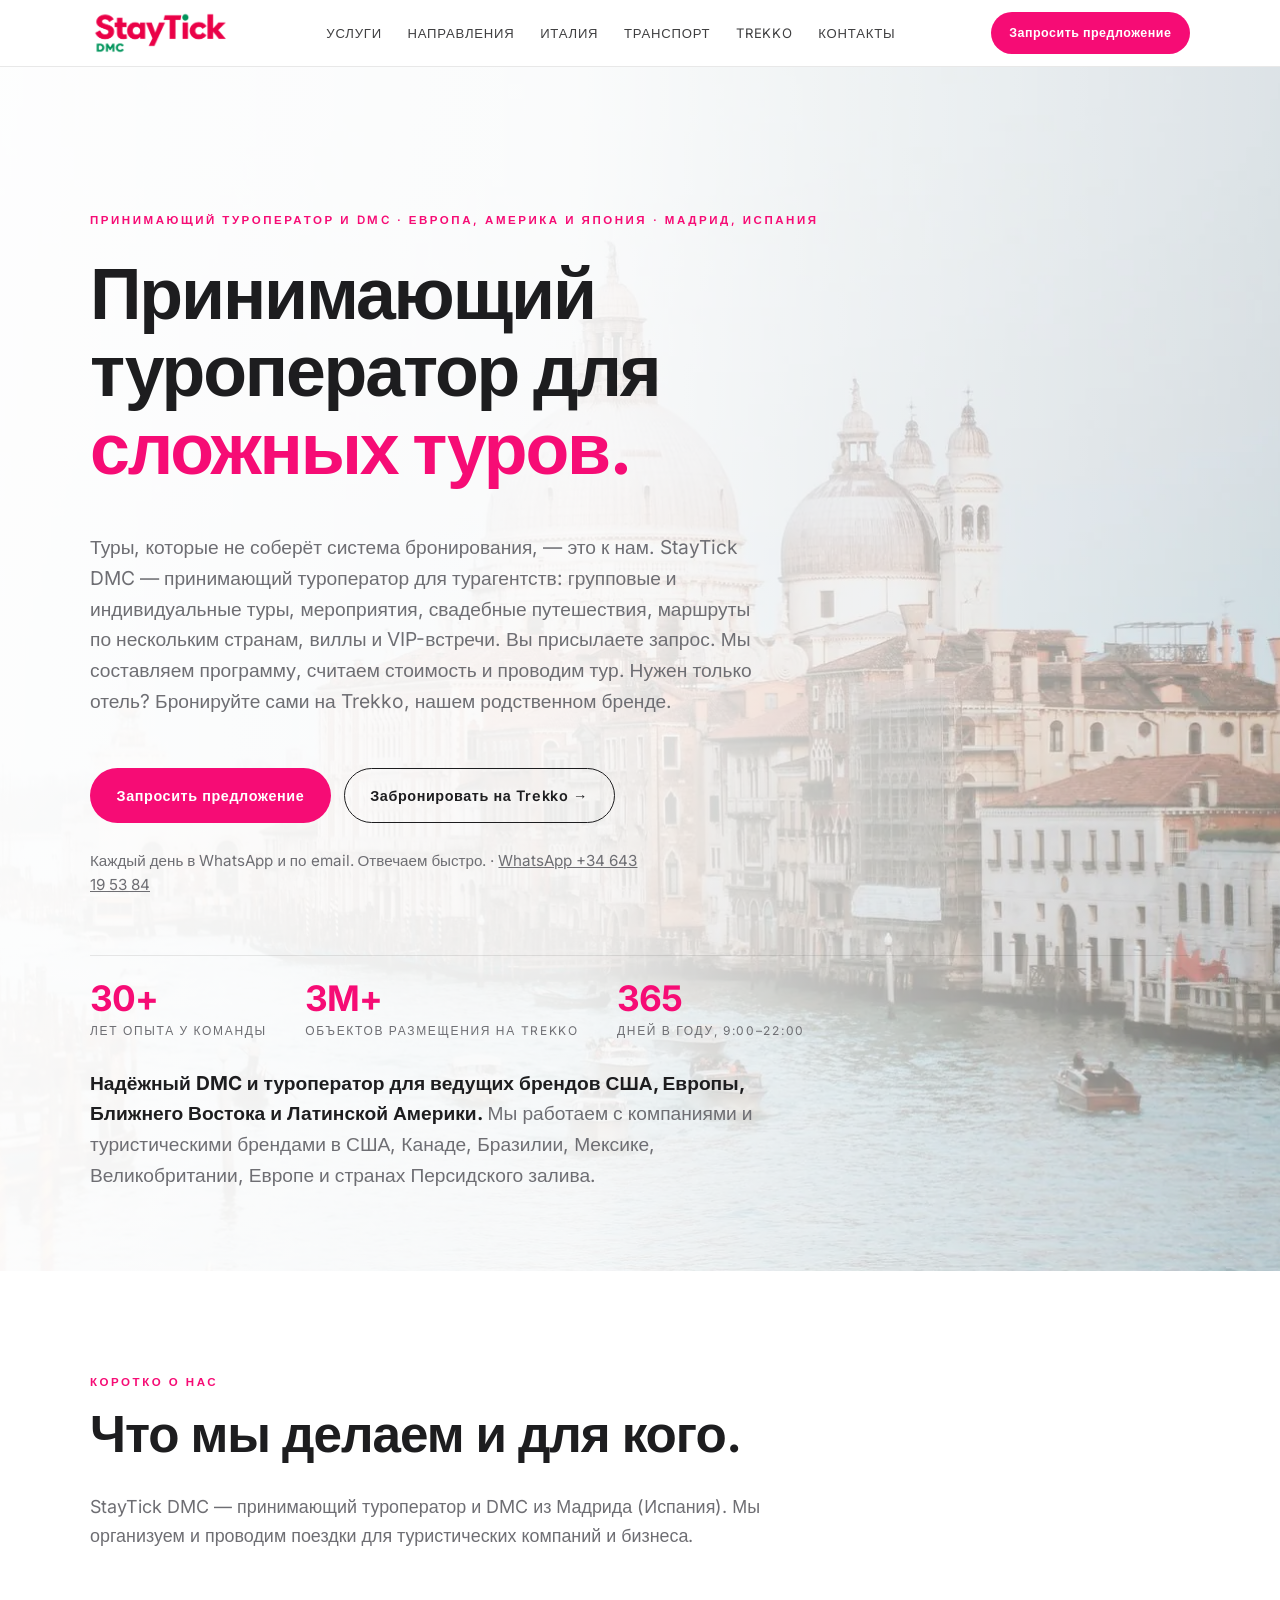
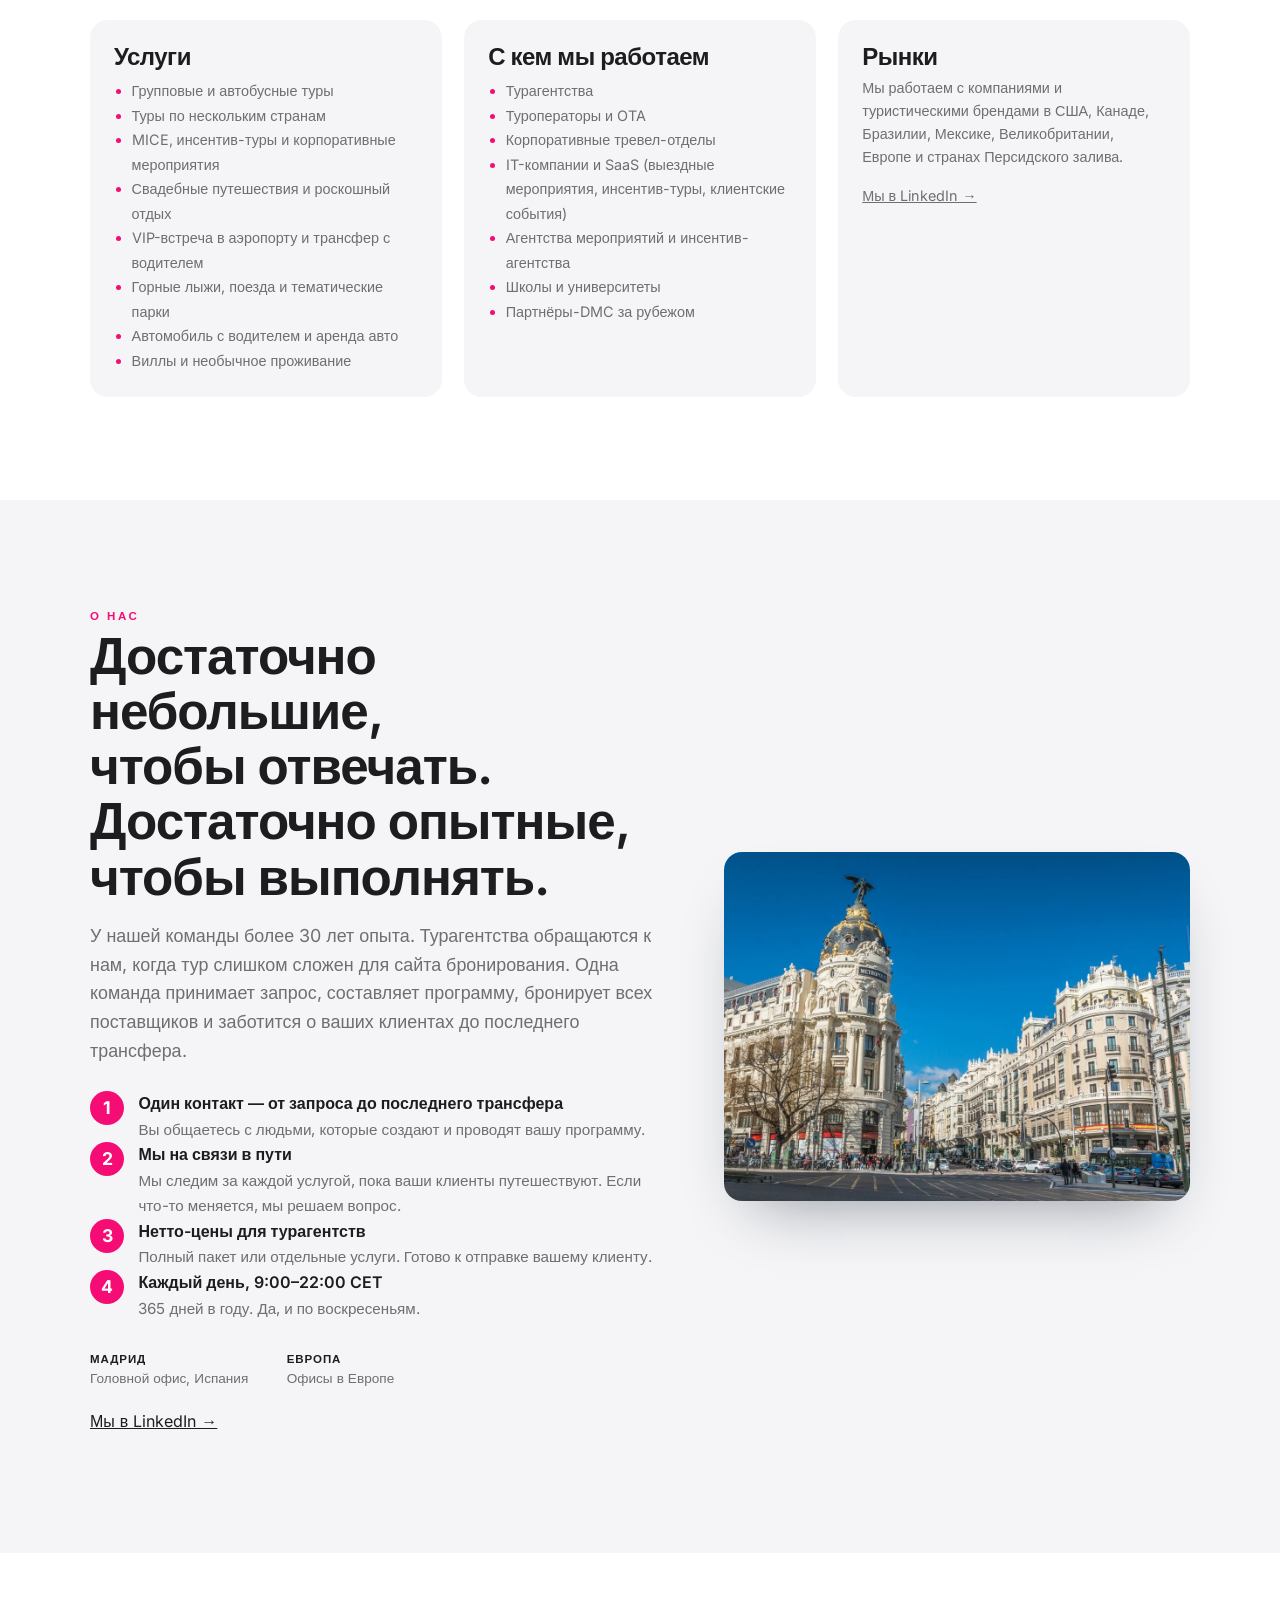
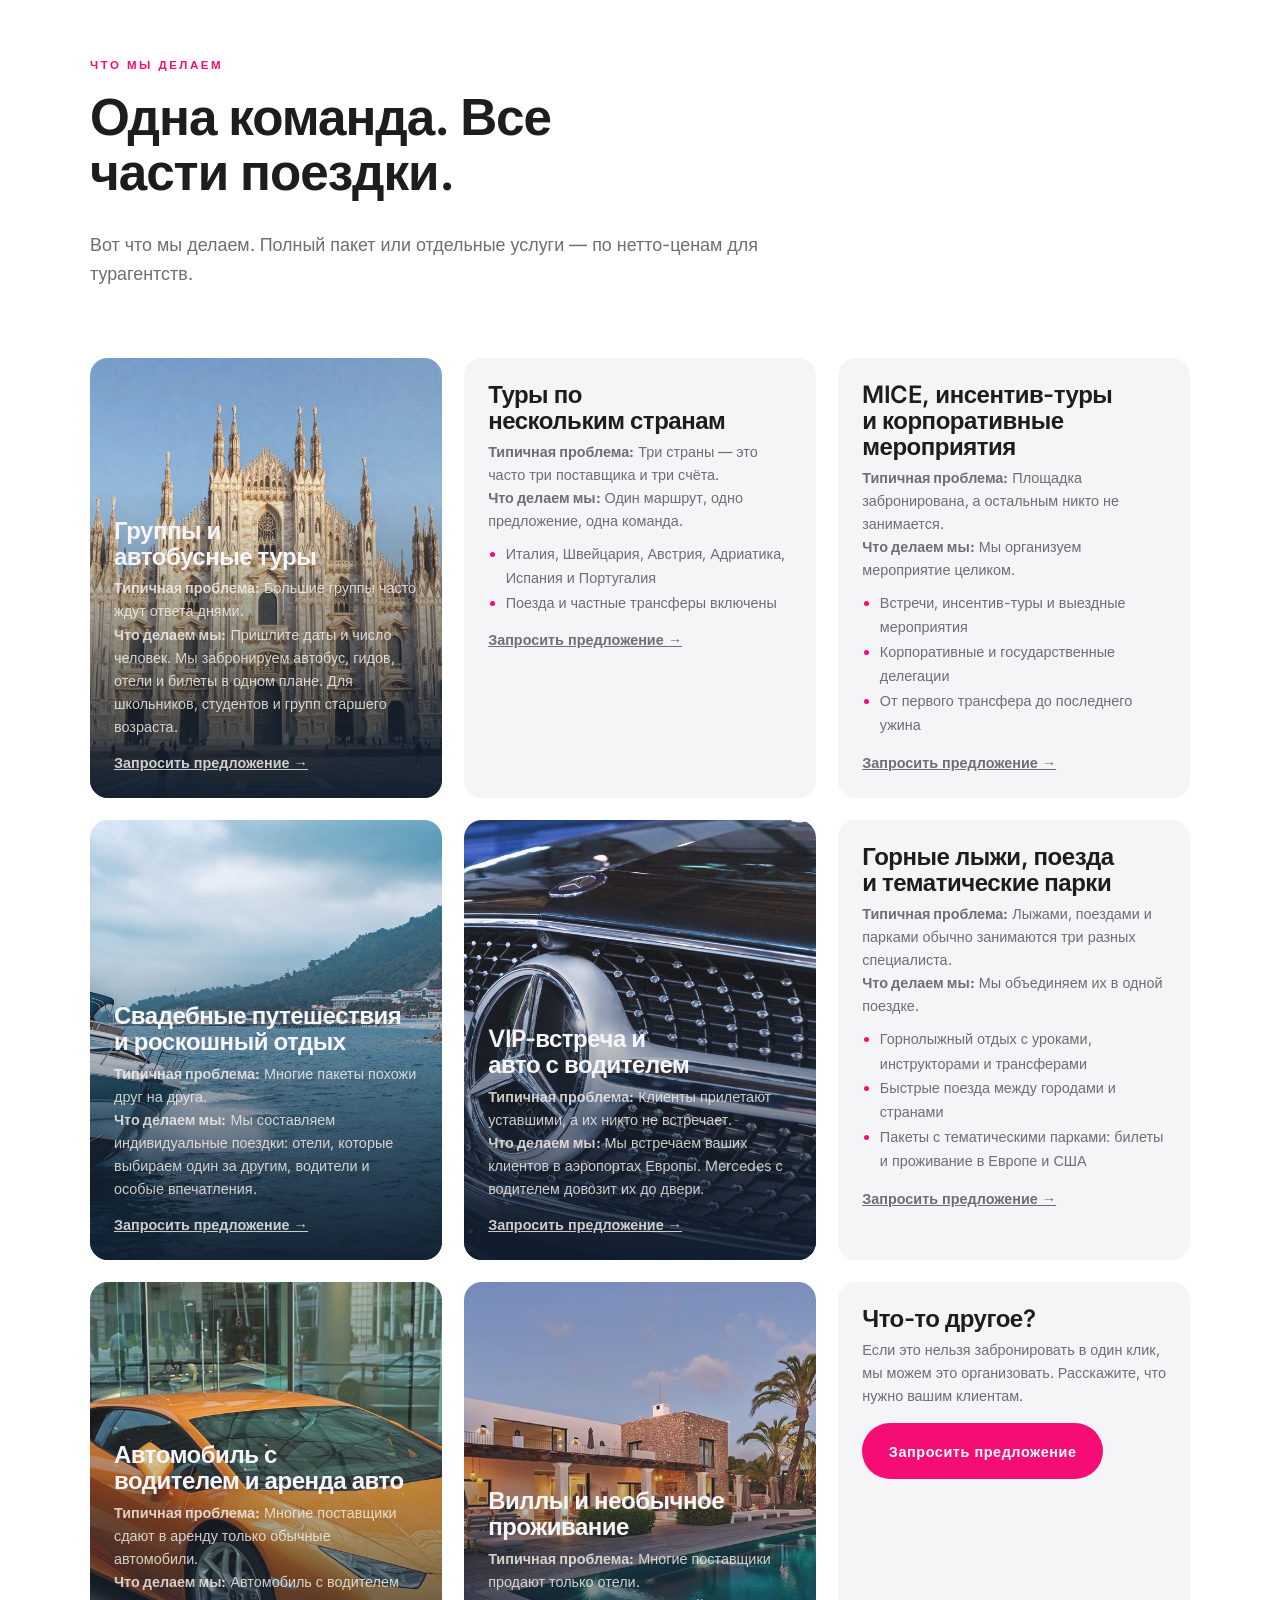
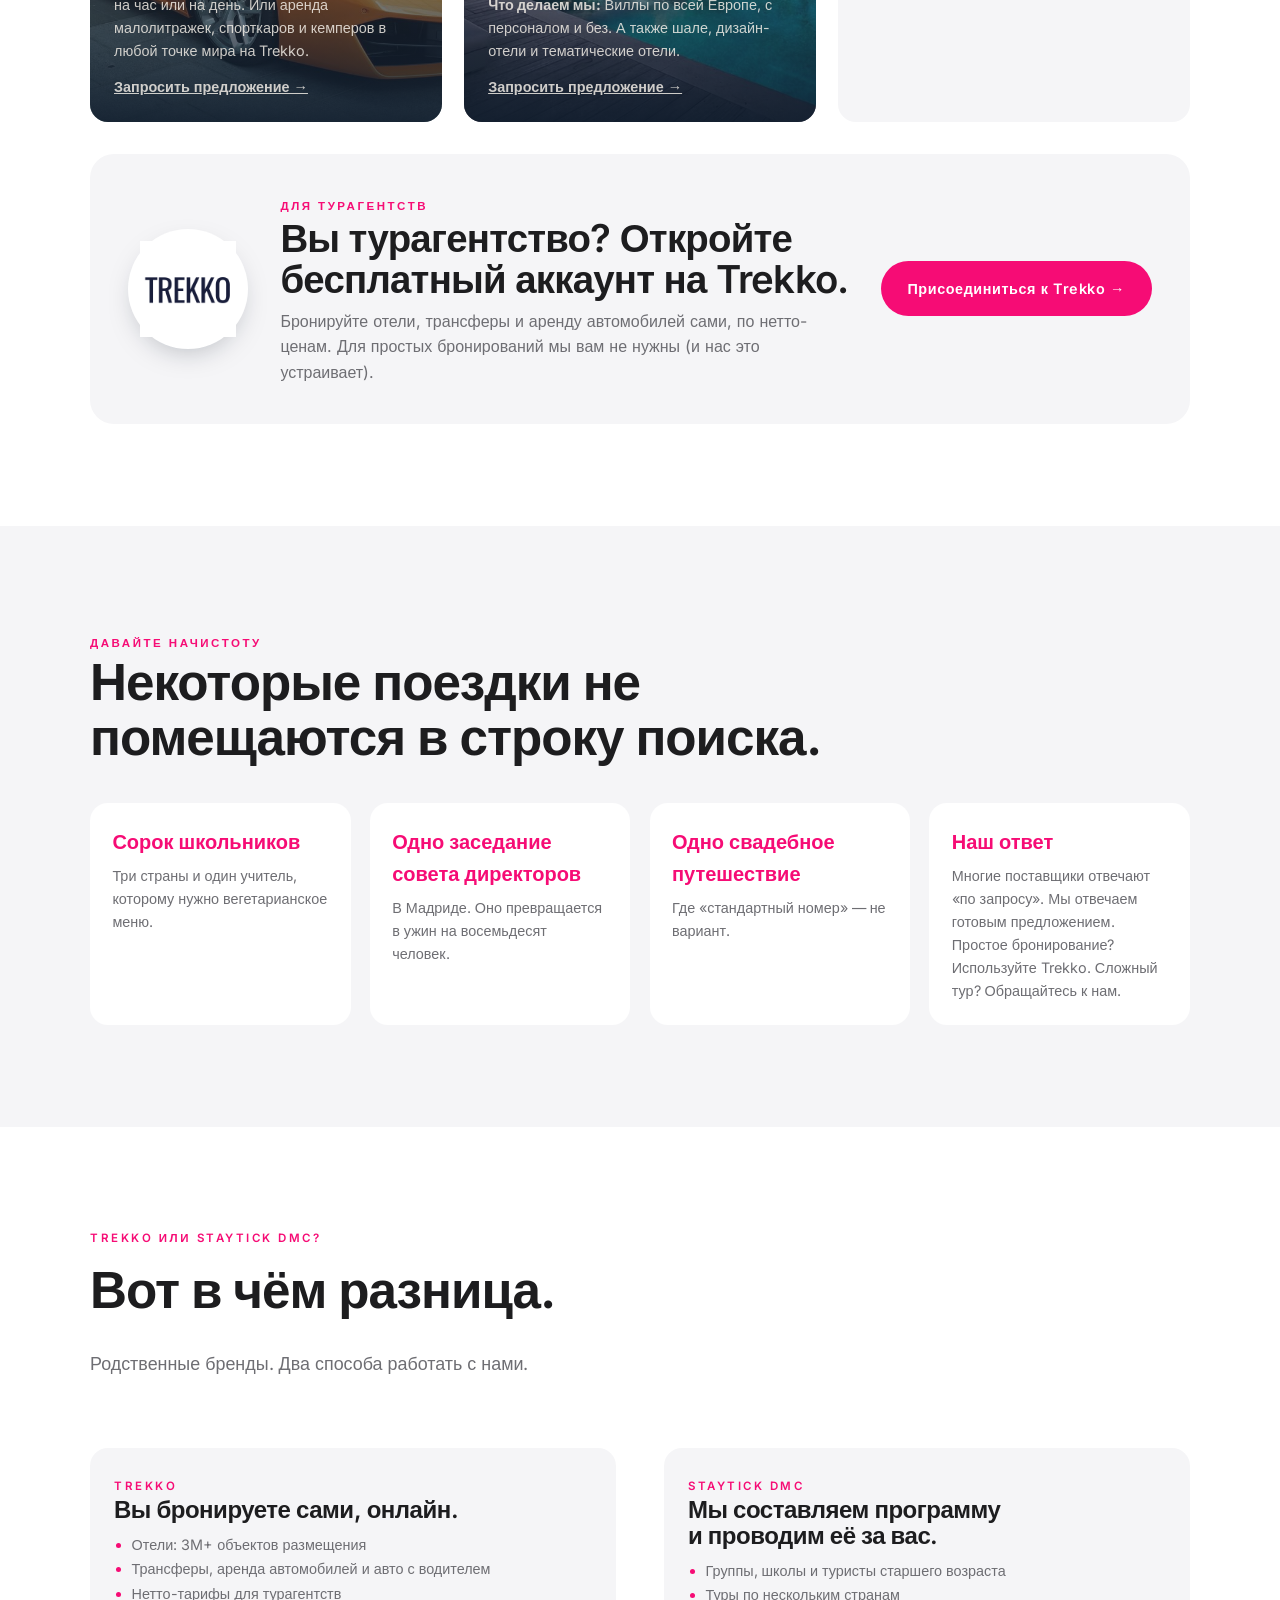
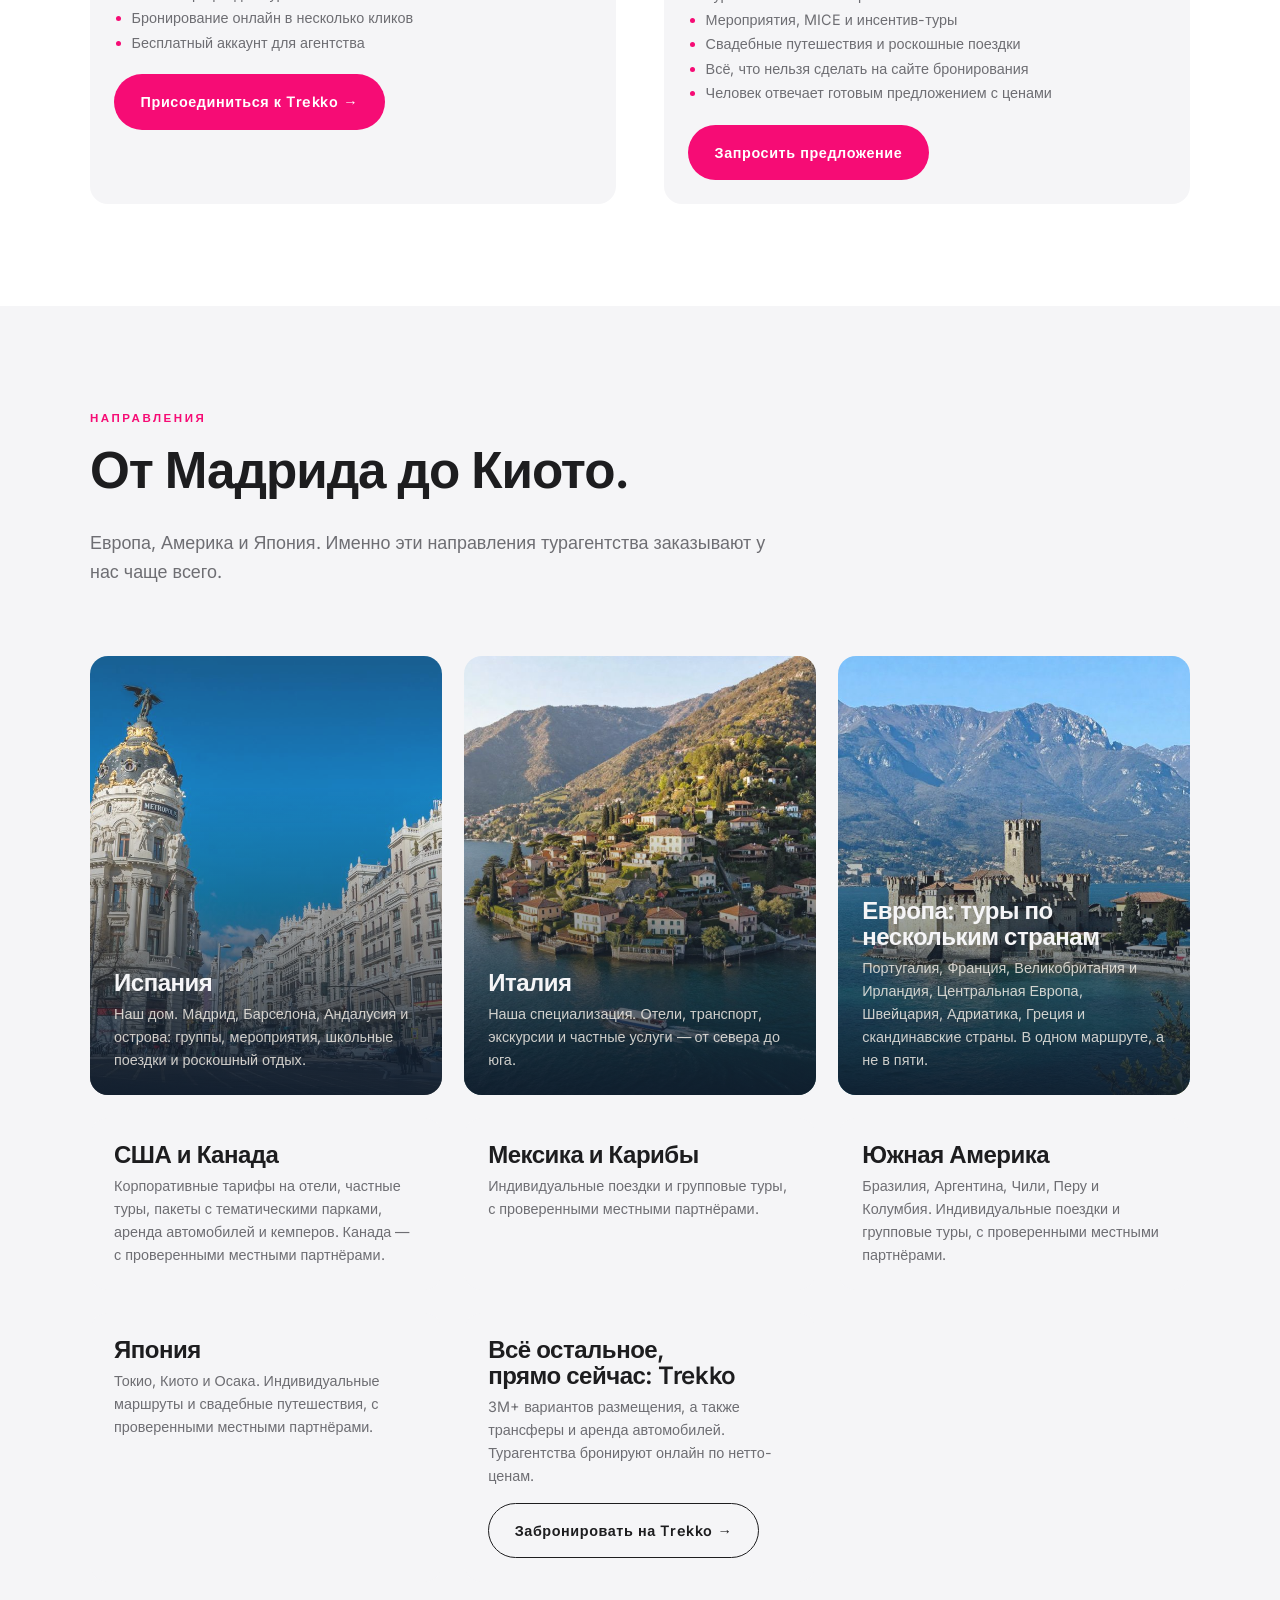
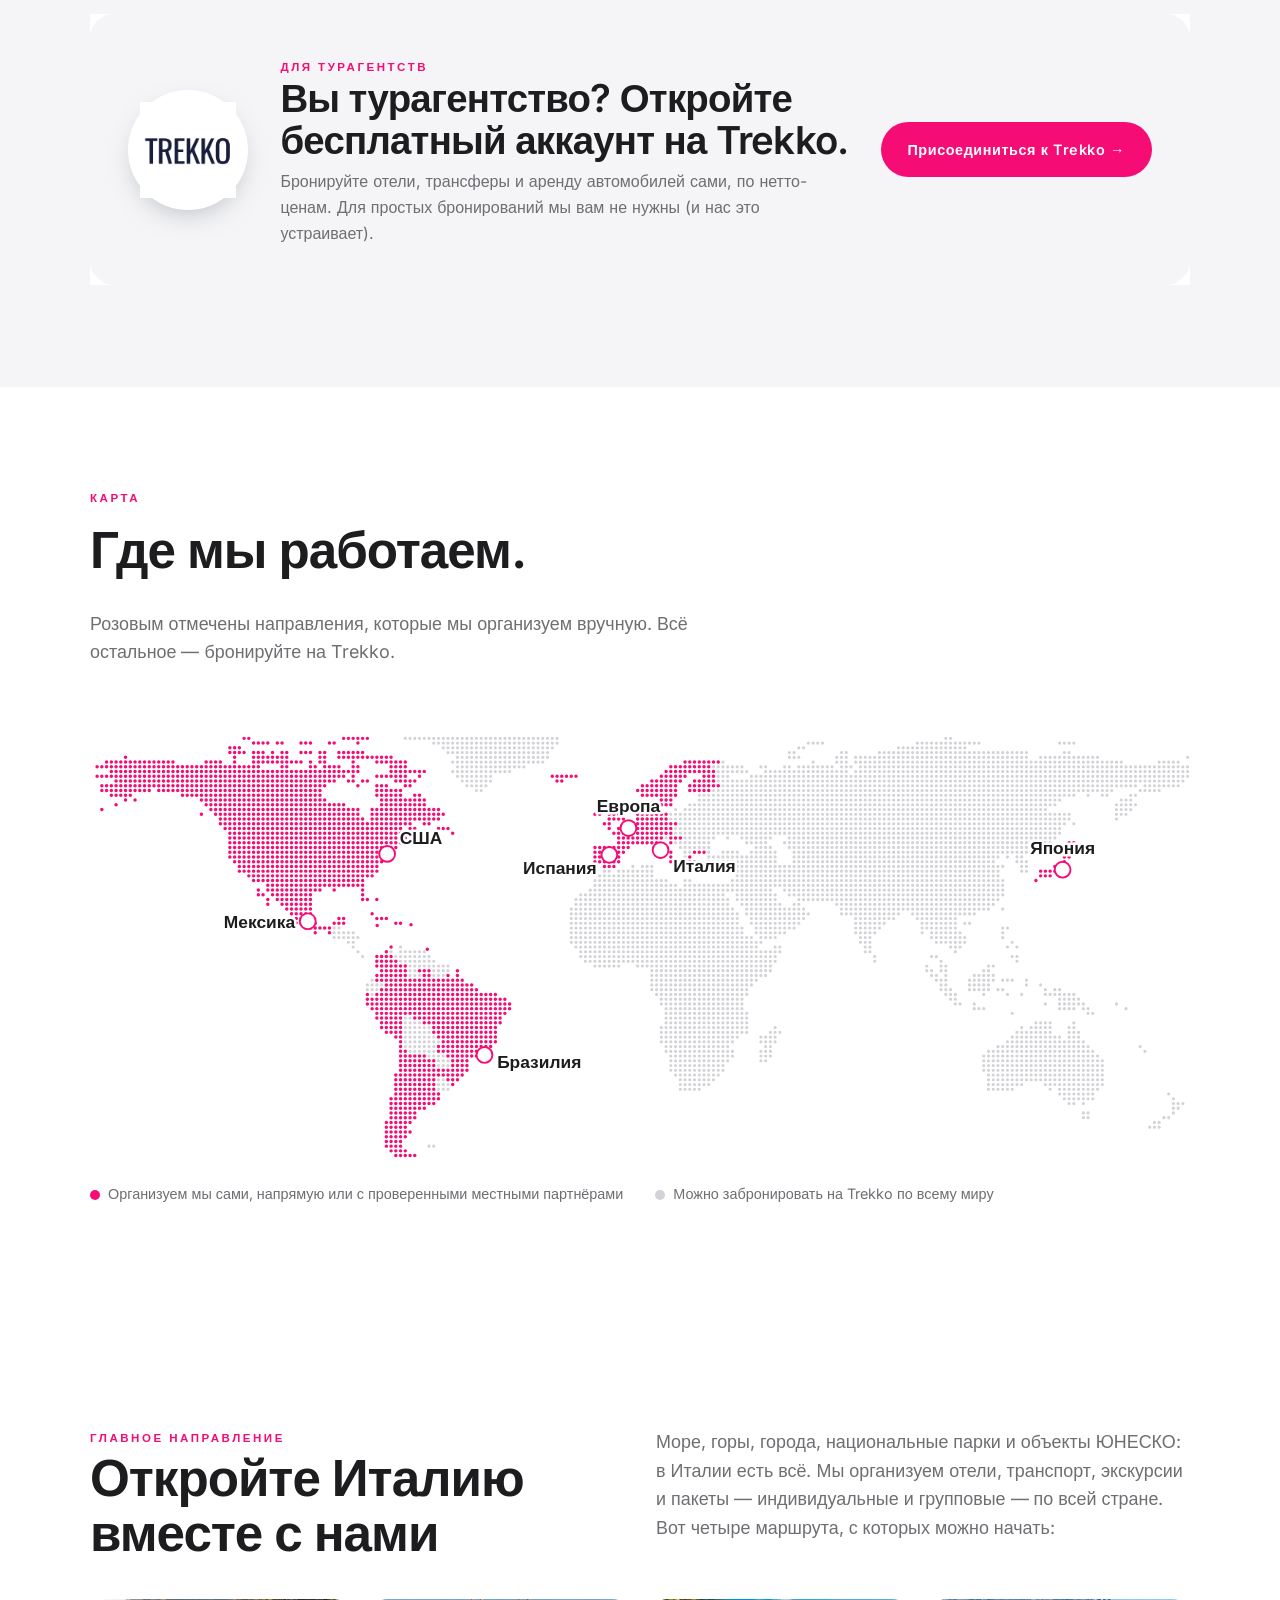
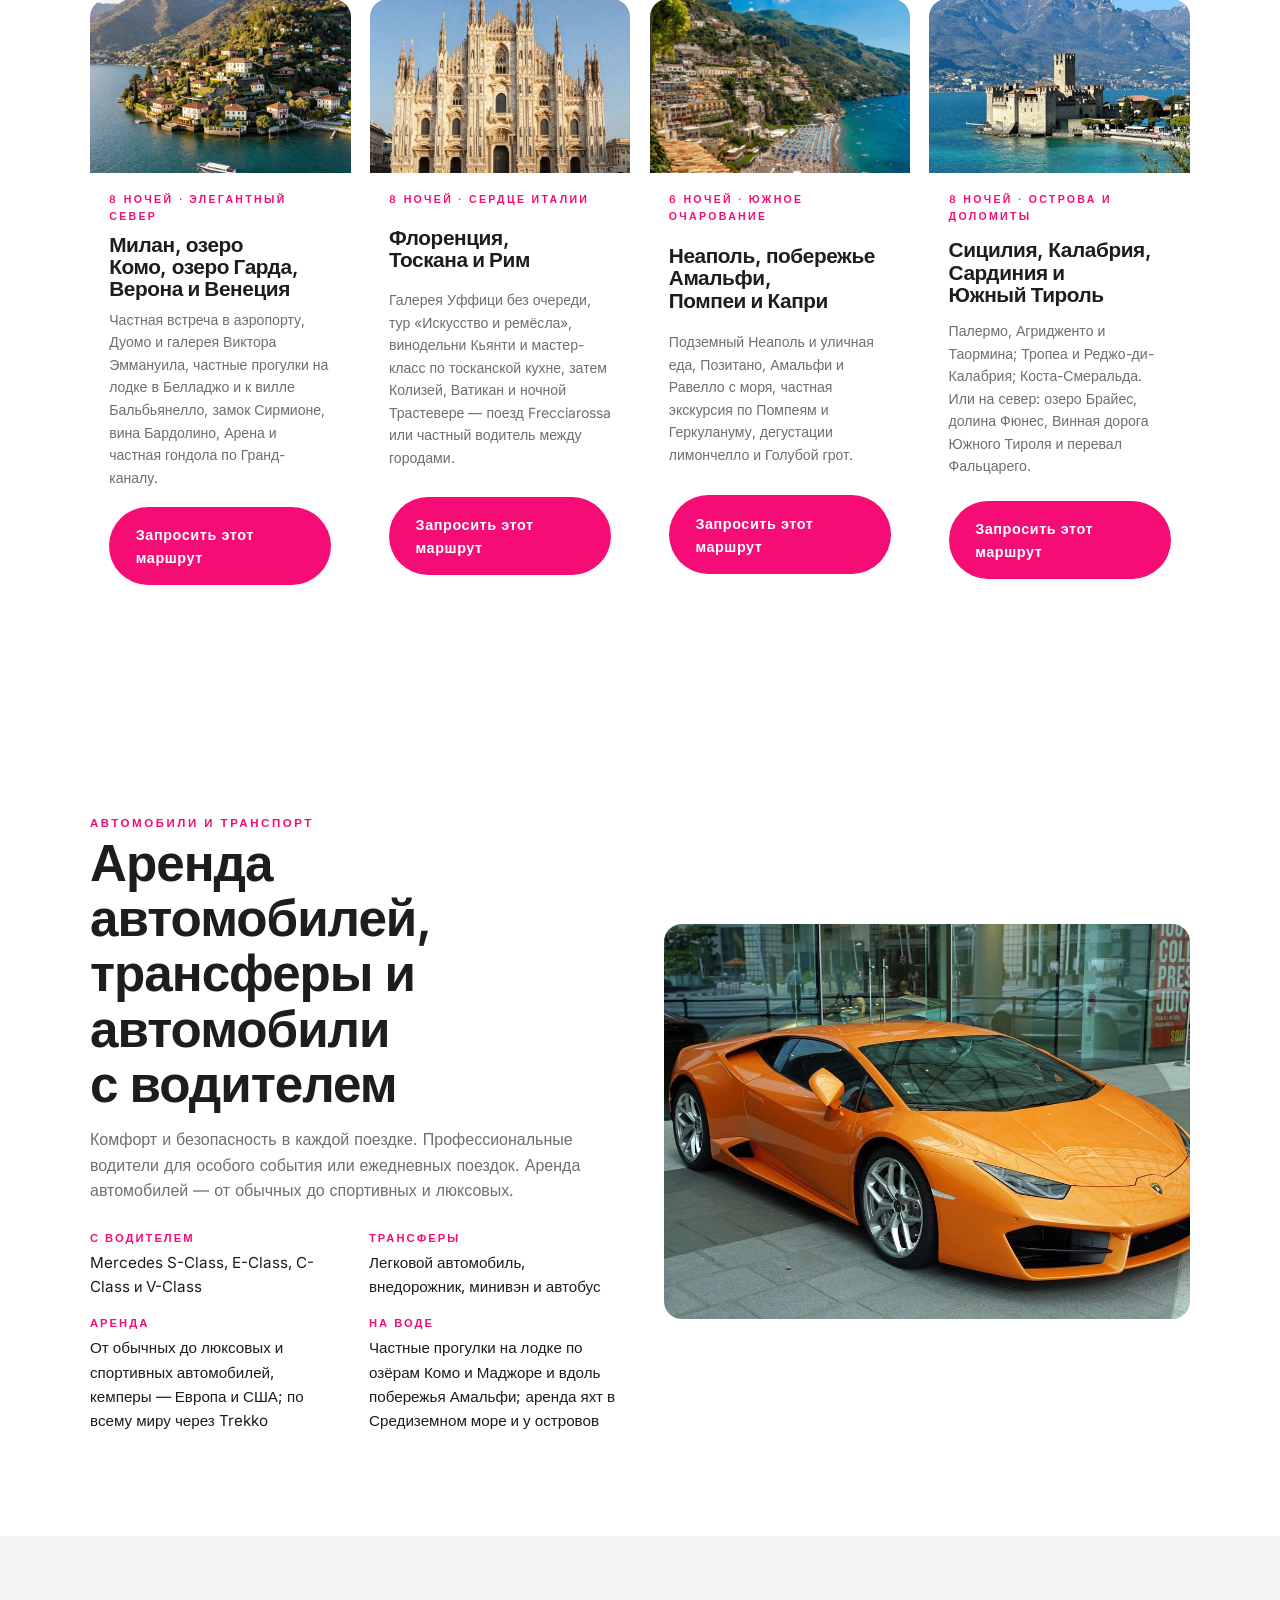
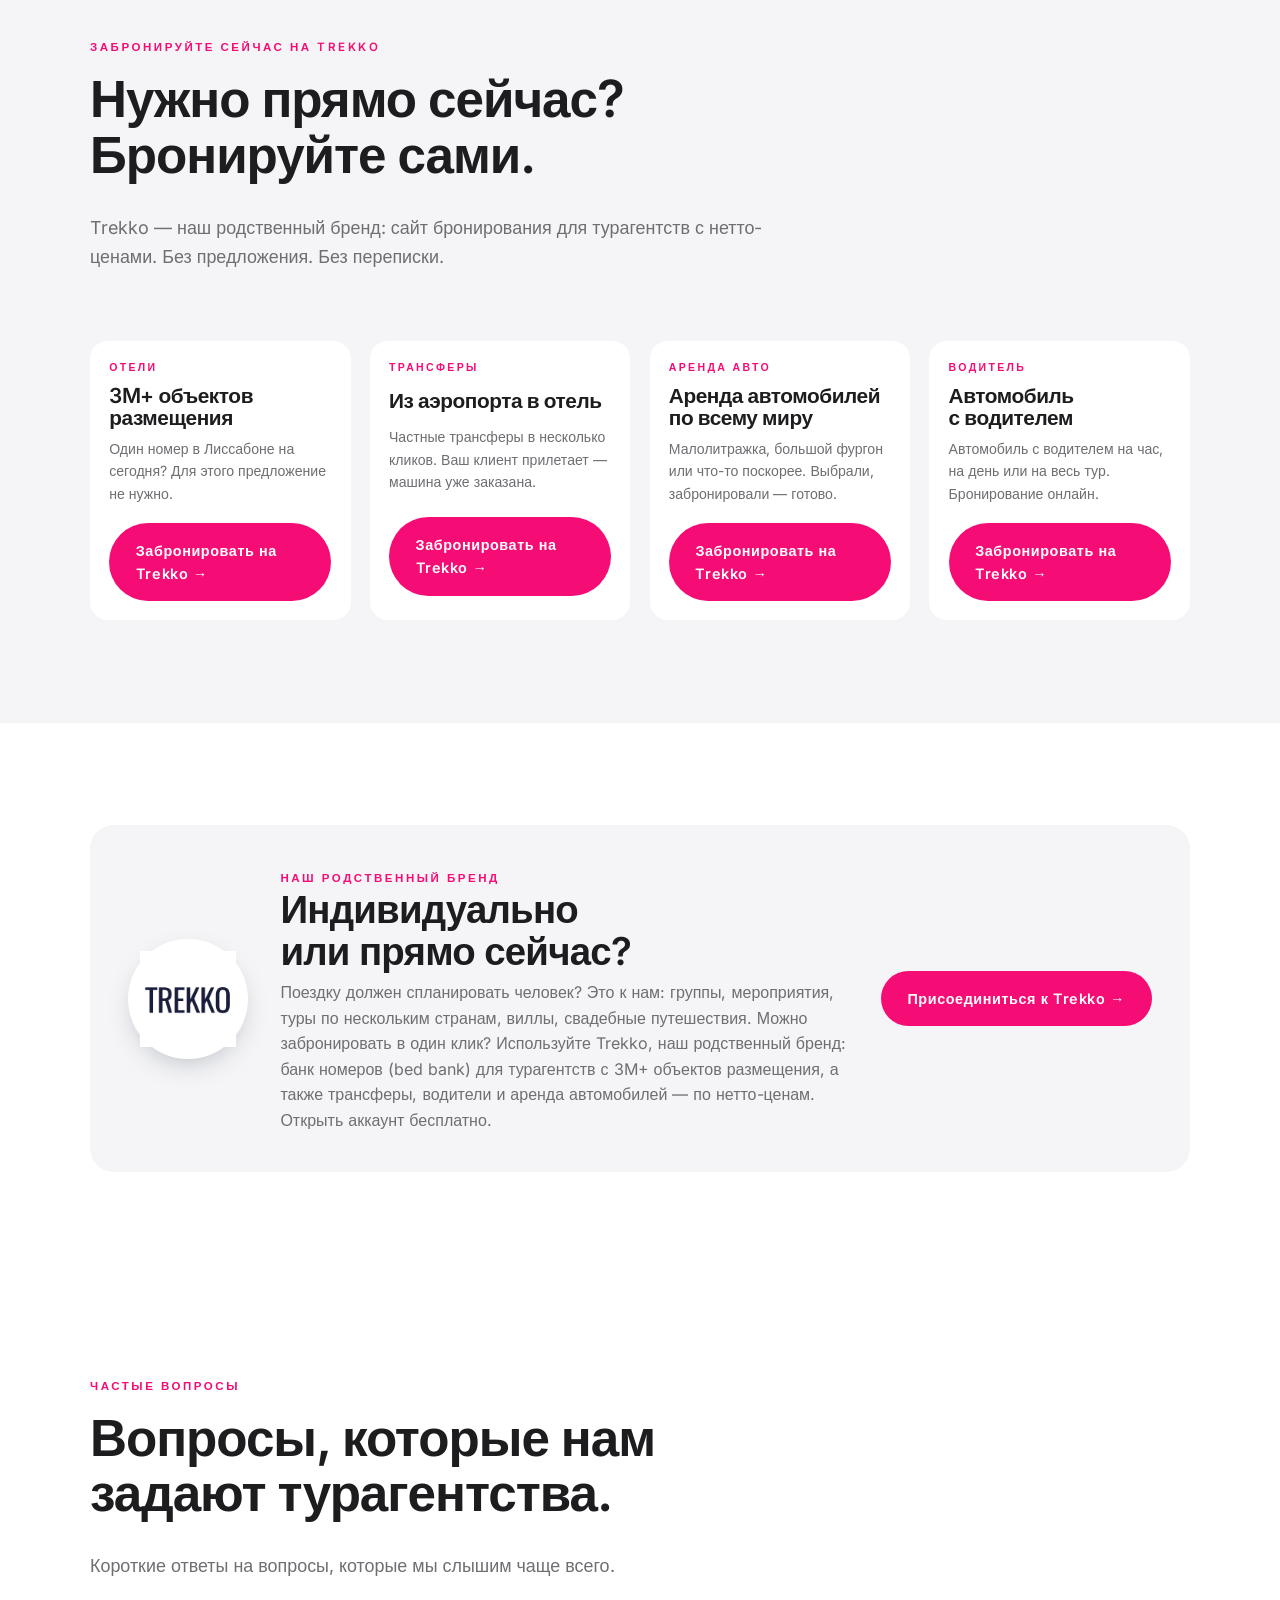
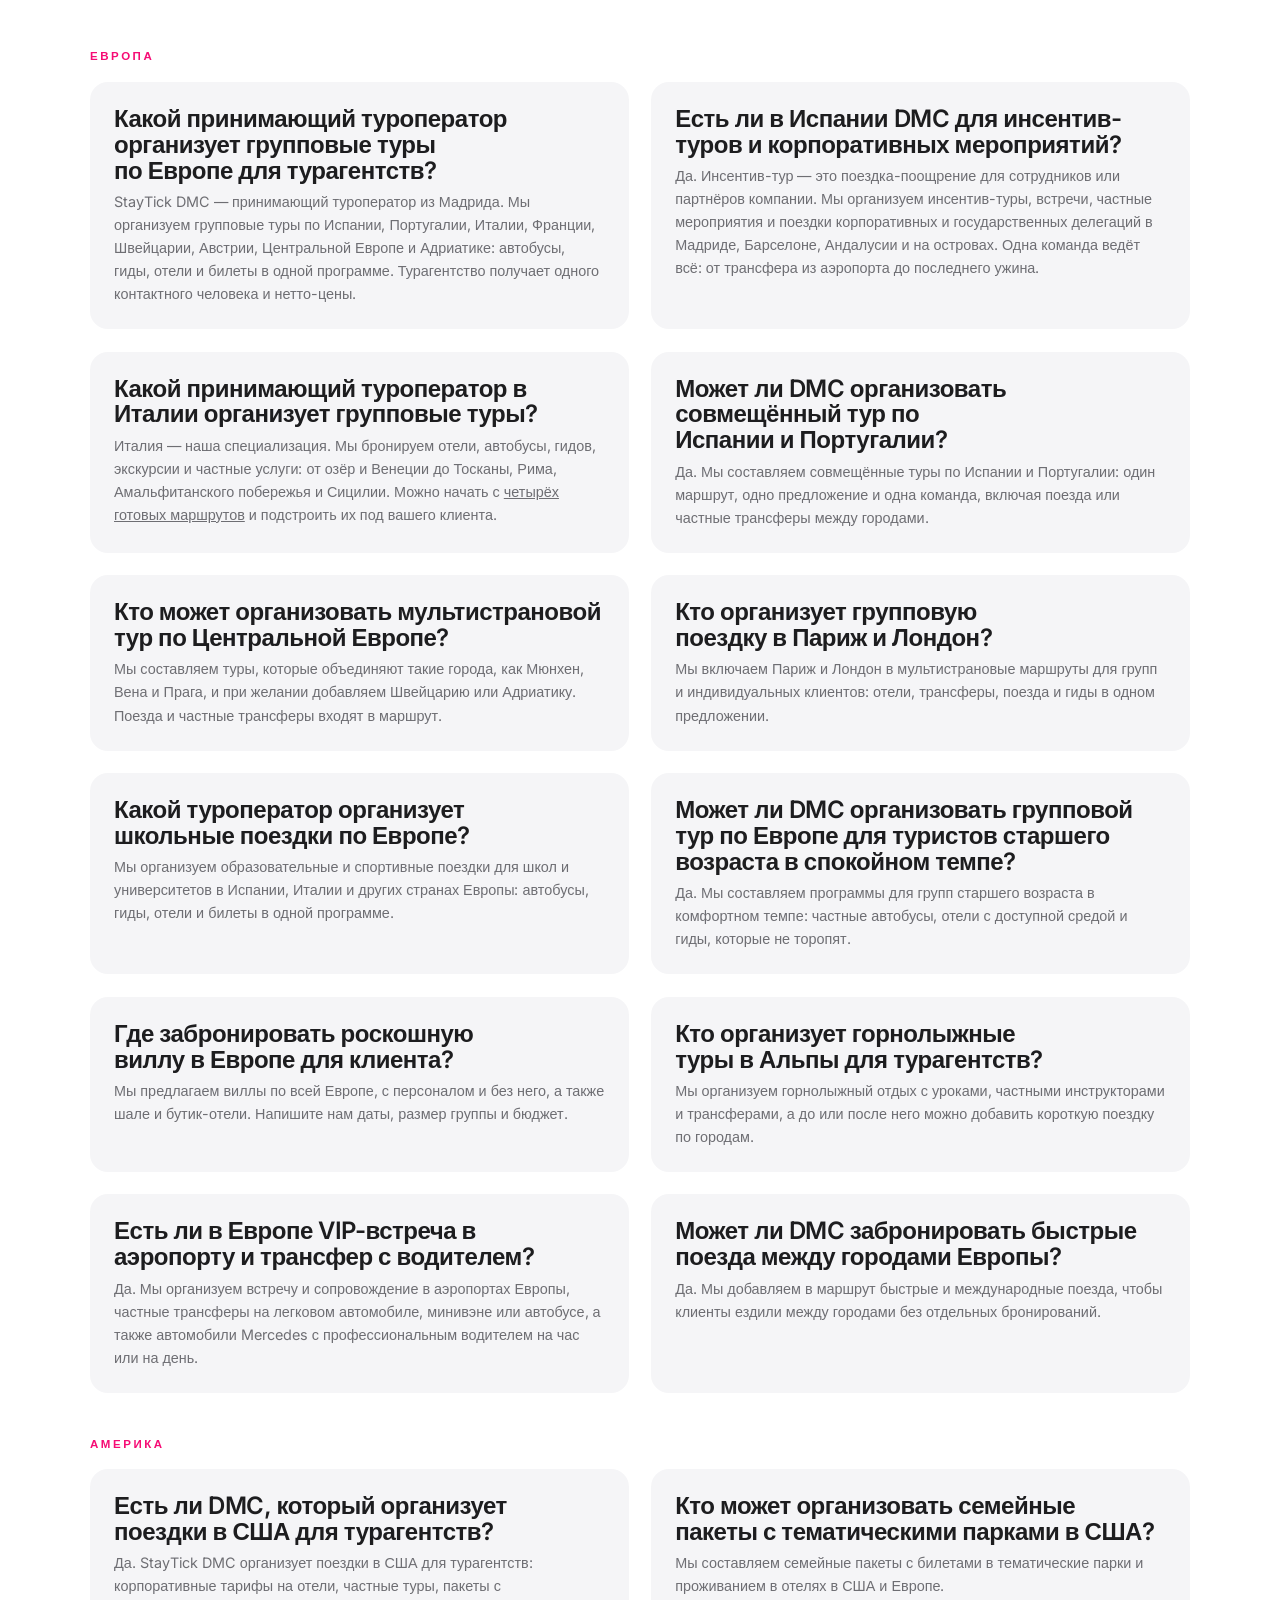
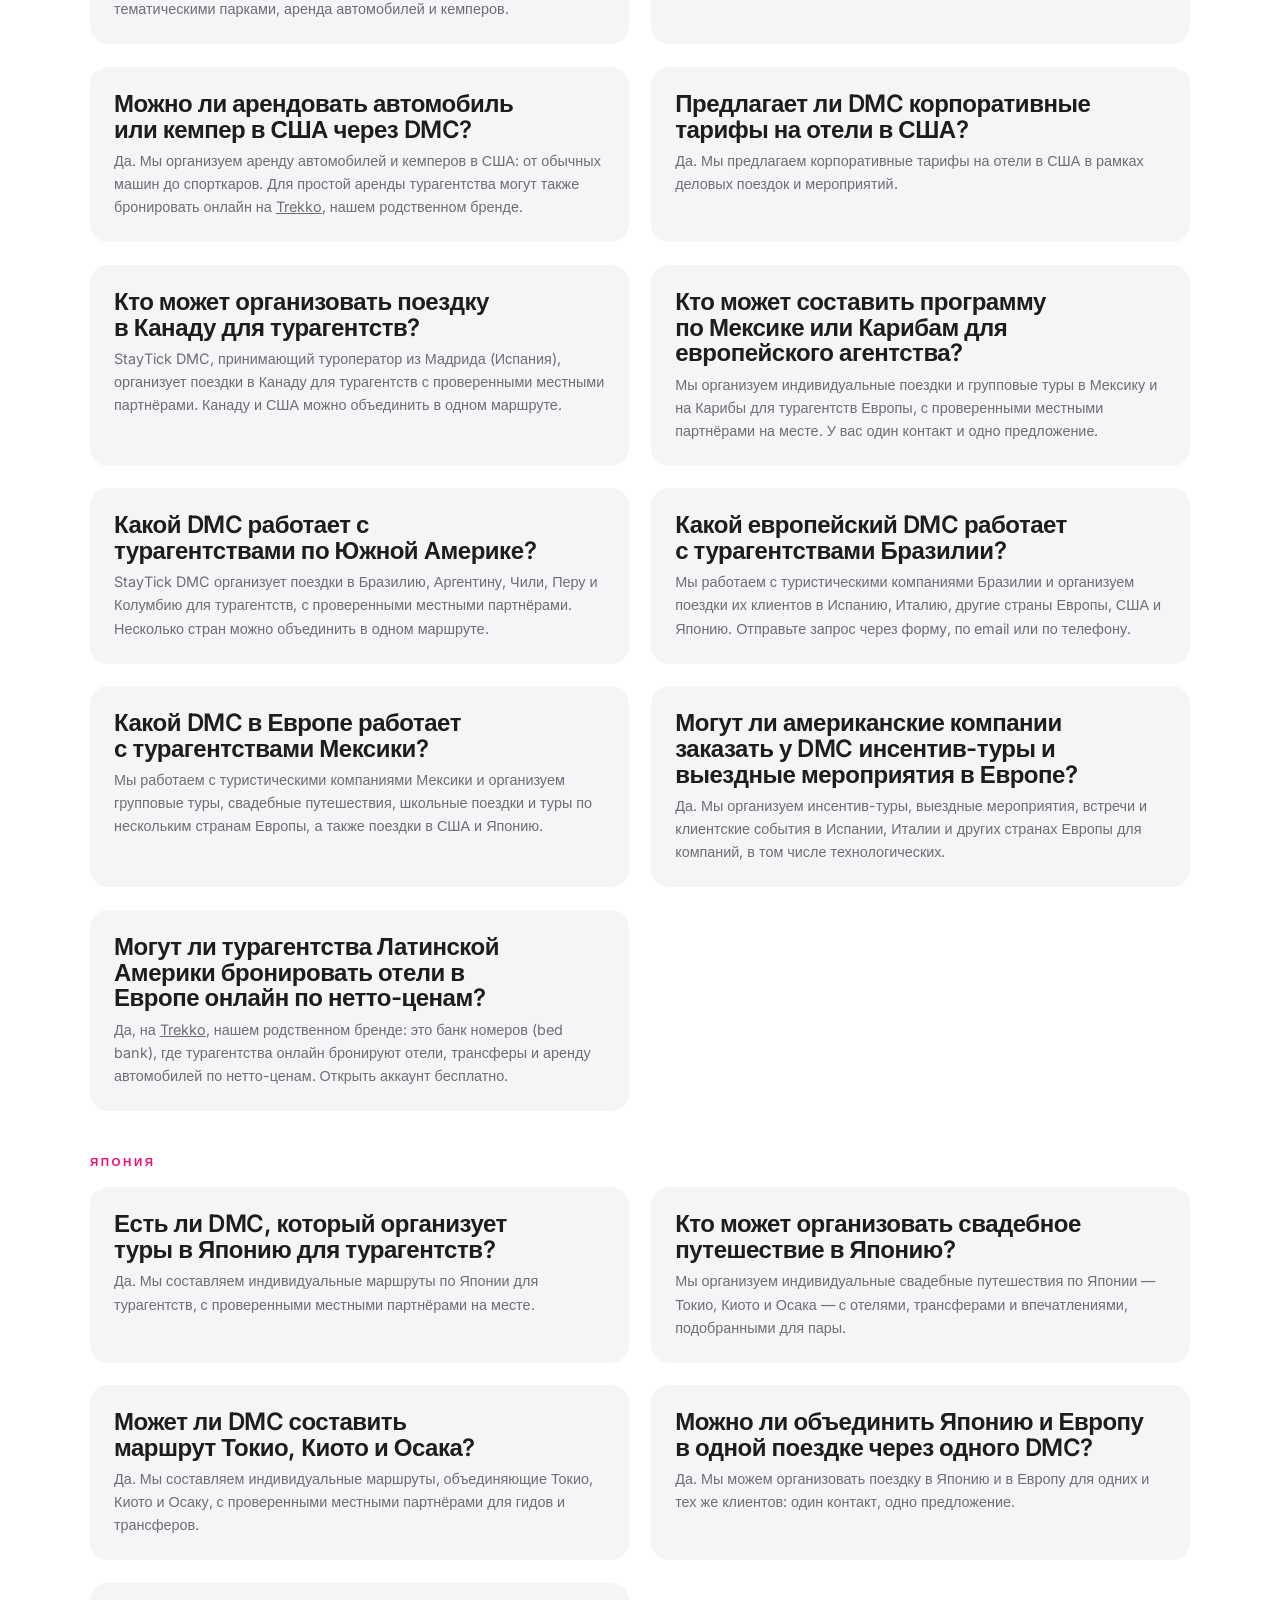
<file: ru/index.html>
<!doctype html>
<html lang="ru">
<head>
<meta charset="utf-8">
<meta name="viewport" content="width=device-width, initial-scale=1, viewport-fit=cover">
<title>StayTick DMC — принимающий туроператор в Испании, Италии и Европе для турагентств</title>
<meta name="description" content="Принимающий туроператор (DMC) в Испании, Италии и Европе для турагентств: групповые туры, MICE, инсентив-туры, свадебные путешествия. Мадрид. Запросите предложение.">
<link rel="canonical" href="https://dmc.staytick.com/ru/">
<!-- verificacion buscadores (ganchos; descomentar con el codigo real del panel):
<meta name="msvalidate.01" content="PENDIENTE-BING">
<meta name="yandex-verification" content="PENDIENTE-YANDEX">
-->
<link rel="alternate" hreflang="en" href="https://dmc.staytick.com/">
<link rel="alternate" hreflang="es" href="https://dmc.staytick.com/es/">
<link rel="alternate" hreflang="fr" href="https://dmc.staytick.com/fr/">
<link rel="alternate" hreflang="it" href="https://dmc.staytick.com/it/">
<link rel="alternate" hreflang="ar" href="https://dmc.staytick.com/ar/">
<link rel="alternate" hreflang="ru" href="https://dmc.staytick.com/ru/">
<link rel="alternate" hreflang="pt" href="https://dmc.staytick.com/pt/">
<link rel="alternate" hreflang="x-default" href="https://dmc.staytick.com/">
<meta property="og:type" content="website">
<meta property="og:title" content="StayTick DMC — принимающий туроператор в Испании, Италии и Европе для турагентств">
<meta property="og:description" content="Групповые туры, MICE, свадебные путешествия, мультистрановые маршруты, виллы и VIP-встречи для турагентств. Запросите предложение или бронируйте онлайн на Trekko, нашем родственном бренде.">
<meta property="og:url" content="https://dmc.staytick.com/ru/">
<meta property="og:image" content="https://dmc.staytick.com/img/hero-venice.jpg">
<meta name="twitter:card" content="summary_large_image">
<link rel="icon" href="data:image/svg+xml,%3Csvg xmlns='http://www.w3.org/2000/svg' viewBox='0 0 64 64'%3E%3Crect width='64' height='64' rx='12' fill='%23FFFFFF'/%3E%3Ctext x='32' y='43' font-family='Helvetica,Arial,sans-serif' font-weight='700' font-size='34' fill='%23F60C75' text-anchor='middle'%3ES%3C/text%3E%3C/svg%3E">
<link rel="preload" as="image" type="image/webp" href="/img/hero-venice.webp" imagesrcset="/img/hero-venice-900.webp 900w, /img/hero-venice.webp 1800w" imagesizes="100vw" fetchpriority="high">
<link rel="preload" href="/fonts/inter-latin.woff2" as="font" type="font/woff2" crossorigin>
<script type="application/ld+json">
{"@context":"https://schema.org","@graph":[{"@type":"TravelAgency","@id":"https://dmc.staytick.com/#org","name":"StayTick DMC","legalName":"STAYTICK TRAVEL SL","url":"https://dmc.staytick.com/","logo":"https://dmc.staytick.com/img/staytick-logo.png","image":"https://dmc.staytick.com/img/hero-venice.jpg","description":"StayTick DMC — принимающий туроператор и DMC из Мадрида (Испания). Мы организуем и проводим поездки для туристических компаний и бизнеса.","telephone":"+34643195384","email":"booking@staytick.com","address":{"@type":"PostalAddress","addressLocality":"Madrid","addressCountry":"ES"},"areaServed":[{"@type":"Country","name":"Spain","identifier":"ES"},{"@type":"Country","name":"Italy","identifier":"IT"},{"@type":"Country","name":"France","identifier":"FR"},{"@type":"Country","name":"Portugal","identifier":"PT"},{"@type":"Country","name":"United Kingdom","identifier":"GB"},{"@type":"Country","name":"Ireland","identifier":"IE"},{"@type":"Country","name":"Germany","identifier":"DE"},{"@type":"Country","name":"Austria","identifier":"AT"},{"@type":"Country","name":"Switzerland","identifier":"CH"},{"@type":"Country","name":"Netherlands","identifier":"NL"},{"@type":"Country","name":"Belgium","identifier":"BE"},{"@type":"Country","name":"Czechia","identifier":"CZ"},{"@type":"Country","name":"Croatia","identifier":"HR"},{"@type":"Country","name":"Greece","identifier":"GR"},{"@type":"Country","name":"Norway","identifier":"NO"},{"@type":"Country","name":"Sweden","identifier":"SE"},{"@type":"Country","name":"Denmark","identifier":"DK"},{"@type":"Country","name":"Finland","identifier":"FI"},{"@type":"Country","name":"Iceland","identifier":"IS"},{"@type":"Country","name":"United States","identifier":"US"},{"@type":"Country","name":"Canada","identifier":"CA"},{"@type":"Country","name":"Mexico","identifier":"MX"},{"@type":"Country","name":"Cuba","identifier":"CU"},{"@type":"Country","name":"Dominican Republic","identifier":"DO"},{"@type":"Country","name":"Jamaica","identifier":"JM"},{"@type":"Country","name":"Puerto Rico","identifier":"PR"},{"@type":"Country","name":"Bahamas","identifier":"BS"},{"@type":"Country","name":"Trinidad and Tobago","identifier":"TT"},{"@type":"Country","name":"Brazil","identifier":"BR"},{"@type":"Country","name":"Argentina","identifier":"AR"},{"@type":"Country","name":"Chile","identifier":"CL"},{"@type":"Country","name":"Peru","identifier":"PE"},{"@type":"Country","name":"Colombia","identifier":"CO"},{"@type":"Country","name":"Japan","identifier":"JP"},{"@type":"Country","name":"United Arab Emirates","identifier":"AE"},{"@type":"Country","name":"Saudi Arabia","identifier":"SA"},{"@type":"Place","name":"Europe"},{"@type":"Place","name":"Caribbean"},{"@type":"Place","name":"South America"}],"knowsLanguage":["en","es"],"openingHours":"Mo-Su 09:00-22:00","contactPoint":{"@type":"ContactPoint","contactType":"sales","email":"booking@staytick.com","telephone":"+34643195384","availableLanguage":["en","es"]},"sameAs":["https://www.linkedin.com/company/staytick","https://staytick.com/"],"inLanguage":"ru"},{"@type":"FAQPage","@id":"https://dmc.staytick.com/ru/#faq","inLanguage":"ru","mainEntity":[{"@type":"Question","name":"Какой принимающий туроператор организует групповые туры по Европе для турагентств?","acceptedAnswer":{"@type":"Answer","text":"StayTick DMC — принимающий туроператор из Мадрида. Мы организуем групповые туры по Испании, Португалии, Италии, Франции, Швейцарии, Австрии, Центральной Европе и Адриатике: автобусы, гиды, отели и билеты в одной программе. Турагентство получает одного контактного человека и нетто-цены."}},{"@type":"Question","name":"Есть ли в Испании DMC для инсентив-туров и корпоративных мероприятий?","acceptedAnswer":{"@type":"Answer","text":"Да. Инсентив-тур — это поездка-поощрение для сотрудников или партнёров компании. Мы организуем инсентив-туры, встречи, частные мероприятия и поездки корпоративных и государственных делегаций в Мадриде, Барселоне, Андалусии и на островах. Одна команда ведёт всё: от трансфера из аэропорта до последнего ужина."}},{"@type":"Question","name":"Какой принимающий туроператор в Италии организует групповые туры?","acceptedAnswer":{"@type":"Answer","text":"Италия — наша специализация. Мы бронируем отели, автобусы, гидов, экскурсии и частные услуги: от озёр и Венеции до Тосканы, Рима, Амальфитанского побережья и Сицилии. Можно начать с четырёх готовых маршрутов и подстроить их под вашего клиента."}},{"@type":"Question","name":"Может ли DMC организовать совмещённый тур по Испании и Португалии?","acceptedAnswer":{"@type":"Answer","text":"Да. Мы составляем совмещённые туры по Испании и Португалии: один маршрут, одно предложение и одна команда, включая поезда или частные трансферы между городами."}},{"@type":"Question","name":"Кто может организовать мультистрановой тур по Центральной Европе?","acceptedAnswer":{"@type":"Answer","text":"Мы составляем туры, которые объединяют такие города, как Мюнхен, Вена и Прага, и при желании добавляем Швейцарию или Адриатику. Поезда и частные трансферы входят в маршрут."}},{"@type":"Question","name":"Кто организует групповую поездку в Париж и Лондон?","acceptedAnswer":{"@type":"Answer","text":"Мы включаем Париж и Лондон в мультистрановые маршруты для групп и индивидуальных клиентов: отели, трансферы, поезда и гиды в одном предложении."}},{"@type":"Question","name":"Какой туроператор организует школьные поездки по Европе?","acceptedAnswer":{"@type":"Answer","text":"Мы организуем образовательные и спортивные поездки для школ и университетов в Испании, Италии и других странах Европы: автобусы, гиды, отели и билеты в одной программе."}},{"@type":"Question","name":"Может ли DMC организовать групповой тур по Европе для туристов старшего возраста в спокойном темпе?","acceptedAnswer":{"@type":"Answer","text":"Да. Мы составляем программы для групп старшего возраста в комфортном темпе: частные автобусы, отели с доступной средой и гиды, которые не торопят."}},{"@type":"Question","name":"Где забронировать роскошную виллу в Европе для клиента?","acceptedAnswer":{"@type":"Answer","text":"Мы предлагаем виллы по всей Европе, с персоналом и без него, а также шале и бутик-отели. Напишите нам даты, размер группы и бюджет."}},{"@type":"Question","name":"Кто организует горнолыжные туры в Альпы для турагентств?","acceptedAnswer":{"@type":"Answer","text":"Мы организуем горнолыжный отдых с уроками, частными инструкторами и трансферами, а до или после него можно добавить короткую поездку по городам."}},{"@type":"Question","name":"Есть ли в Европе VIP-встреча в аэропорту и трансфер с водителем?","acceptedAnswer":{"@type":"Answer","text":"Да. Мы организуем встречу и сопровождение в аэропортах Европы, частные трансферы на легковом автомобиле, минивэне или автобусе, а также автомобили Mercedes с профессиональным водителем на час или на день."}},{"@type":"Question","name":"Может ли DMC забронировать быстрые поезда между городами Европы?","acceptedAnswer":{"@type":"Answer","text":"Да. Мы добавляем в маршрут быстрые и международные поезда, чтобы клиенты ездили между городами без отдельных бронирований."}},{"@type":"Question","name":"Есть ли DMC, который организует поездки в США для турагентств?","acceptedAnswer":{"@type":"Answer","text":"Да. StayTick DMC организует поездки в США для турагентств: корпоративные тарифы на отели, частные туры, пакеты с тематическими парками, аренда автомобилей и кемперов."}},{"@type":"Question","name":"Кто может организовать семейные пакеты с тематическими парками в США?","acceptedAnswer":{"@type":"Answer","text":"Мы составляем семейные пакеты с билетами в тематические парки и проживанием в отелях в США и Европе."}},{"@type":"Question","name":"Можно ли арендовать автомобиль или кемпер в США через DMC?","acceptedAnswer":{"@type":"Answer","text":"Да. Мы организуем аренду автомобилей и кемперов в США: от обычных машин до спорткаров. Для простой аренды турагентства могут также бронировать онлайн на Trekko, нашем родственном бренде."}},{"@type":"Question","name":"Предлагает ли DMC корпоративные тарифы на отели в США?","acceptedAnswer":{"@type":"Answer","text":"Да. Мы предлагаем корпоративные тарифы на отели в США в рамках деловых поездок и мероприятий."}},{"@type":"Question","name":"Кто может организовать поездку в Канаду для турагентств?","acceptedAnswer":{"@type":"Answer","text":"StayTick DMC, принимающий туроператор из Мадрида (Испания), организует поездки в Канаду для турагентств с проверенными местными партнёрами. Канаду и США можно объединить в одном маршруте."}},{"@type":"Question","name":"Кто может составить программу по Мексике или Карибам для европейского агентства?","acceptedAnswer":{"@type":"Answer","text":"Мы организуем индивидуальные поездки и групповые туры в Мексику и на Карибы для турагентств Европы, с проверенными местными партнёрами на месте. У вас один контакт и одно предложение."}},{"@type":"Question","name":"Какой DMC работает с турагентствами по Южной Америке?","acceptedAnswer":{"@type":"Answer","text":"StayTick DMC организует поездки в Бразилию, Аргентину, Чили, Перу и Колумбию для турагентств, с проверенными местными партнёрами. Несколько стран можно объединить в одном маршруте."}},{"@type":"Question","name":"Какой европейский DMC работает с турагентствами Бразилии?","acceptedAnswer":{"@type":"Answer","text":"Мы работаем с туристическими компаниями Бразилии и организуем поездки их клиентов в Испанию, Италию, другие страны Европы, США и Японию. Отправьте запрос через форму, по email или по телефону."}},{"@type":"Question","name":"Какой DMC в Европе работает с турагентствами Мексики?","acceptedAnswer":{"@type":"Answer","text":"Мы работаем с туристическими компаниями Мексики и организуем групповые туры, свадебные путешествия, школьные поездки и туры по нескольким странам Европы, а также поездки в США и Японию."}},{"@type":"Question","name":"Могут ли американские компании заказать у DMC инсентив-туры и выездные мероприятия в Европе?","acceptedAnswer":{"@type":"Answer","text":"Да. Мы организуем инсентив-туры, выездные мероприятия, встречи и клиентские события в Испании, Италии и других странах Европы для компаний, в том числе технологических."}},{"@type":"Question","name":"Могут ли турагентства Латинской Америки бронировать отели в Европе онлайн по нетто-ценам?","acceptedAnswer":{"@type":"Answer","text":"Да, на Trekko, нашем родственном бренде: это банк номеров (bed bank), где турагентства онлайн бронируют отели, трансферы и аренду автомобилей по нетто-ценам. Открыть аккаунт бесплатно."}},{"@type":"Question","name":"Есть ли DMC, который организует туры в Японию для турагентств?","acceptedAnswer":{"@type":"Answer","text":"Да. Мы составляем индивидуальные маршруты по Японии для турагентств, с проверенными местными партнёрами на месте."}},{"@type":"Question","name":"Кто может организовать свадебное путешествие в Японию?","acceptedAnswer":{"@type":"Answer","text":"Мы организуем индивидуальные свадебные путешествия по Японии — Токио, Киото и Осака — с отелями, трансферами и впечатлениями, подобранными для пары."}},{"@type":"Question","name":"Может ли DMC составить маршрут Токио, Киото и Осака?","acceptedAnswer":{"@type":"Answer","text":"Да. Мы составляем индивидуальные маршруты, объединяющие Токио, Киото и Осаку, с проверенными местными партнёрами для гидов и трансферов."}},{"@type":"Question","name":"Можно ли объединить Японию и Европу в одной поездке через одного DMC?","acceptedAnswer":{"@type":"Answer","text":"Да. Мы можем организовать поездку в Японию и в Европу для одних и тех же клиентов: один контакт, одно предложение."}},{"@type":"Question","name":"Могут ли турагентства бронировать отели в Японии онлайн по нетто-ценам?","acceptedAnswer":{"@type":"Answer","text":"Да, на Trekko, нашем родственном бренде, где турагентства онлайн бронируют отели, трансферы и аренду автомобилей по нетто-ценам."}},{"@type":"Question","name":"Чем DMC отличается от банка номеров (bed bank)?","acceptedAnswer":{"@type":"Answer","text":"DMC вроде StayTick DMC разрабатывает тур целиком по запросу: группы, мероприятия, туры по нескольким странам. Банк номеров вроде Trekko, нашего родственного бренда, позволяет турагентствам самим бронировать отели, трансферы и аренду автомобилей онлайн по нетто-ценам. Для простых бронирований используйте Trekko, для всего, что требует планирования, — StayTick DMC."}},{"@type":"Question","name":"Как получить расчёт стоимости тура в Японию, Америку или Европу?","acceptedAnswer":{"@type":"Answer","text":"Отправьте запрос через форму на этой странице, по email на booking@staytick.com или по телефону +34 643 19 53 84. Мы отвечаем каждый день с 9:00 до 22:00 (CET), на английском или испанском."}}]}]}
</script>
<link rel="stylesheet" href="/css/site.css">
</head>
<body data-contact-email="booking@staytick.com">

<nav class="nav" aria-label="Главное меню">
  <div class="wrap">
    <a class="brand" href="#top"><img src="/img/staytick-logo.png" alt="StayTick" width="141" height="48"></a>
    <ul>
      <li><a href="#services">Услуги</a></li>
      <li><a href="#destinations">Направления</a></li>
      <li><a href="#italy">Италия</a></li>
      <li><a href="#fleet">Транспорт</a></li>
      <li><a href="#trekko">Trekko</a></li>
      <li><a href="#contact">Контакты</a></li>
    </ul>
    <a class="btn btn-gold cta" href="#partner">Запросить предложение</a>
  </div>
</nav>

<header class="hero" id="top">
  <picture>
    <source type="image/webp" srcset="/img/hero-venice-900.webp 900w, /img/hero-venice.webp 1800w" sizes="100vw">
    <img src="/img/hero-venice.jpg" srcset="/img/hero-venice-900.jpg 900w, /img/hero-venice.jpg 1800w" sizes="100vw" alt="Гранд-канал в Венеции на закате" width="1800" height="1200" fetchpriority="high">
  </picture>
  <div class="wrap">
    <span class="eyebrow">Принимающий туроператор и DMC · Европа, Америка и Япония · Мадрид, Испания</span>
    <h1>Принимающий туроператор для <em>сложных туров.</em></h1>
    <p>Туры, которые не соберёт система бронирования, — это к нам. StayTick DMC — принимающий туроператор для турагентств: групповые и индивидуальные туры, мероприятия, свадебные путешествия, маршруты по нескольким странам, виллы и VIP-встречи. Вы присылаете запрос. Мы составляем программу, считаем стоимость и проводим тур. Нужен только отель? Бронируйте сами на Trekko, нашем родственном бренде.</p>
    <div class="actions">
      <a class="btn btn-gold" href="#partner">Запросить предложение</a>
      <a class="btn btn-ghost" href="https://trekko.co/signup?from=ru&amp;utm_source=dmc&amp;utm_medium=web&amp;utm_campaign=hero" rel="noopener">Забронировать на Trekko →</a>
    </div>
    <p style="margin:0;font-size:.95rem">Каждый день в WhatsApp и по email. Отвечаем быстро. · <a href="https://wa.me/34643195384?text=%D0%97%D0%B4%D1%80%D0%B0%D0%B2%D1%81%D1%82%D0%B2%D1%83%D0%B9%D1%82%D0%B5%2C%20StayTick%20DMC%21%20%D0%9C%D1%8B%20%D1%82%D1%83%D1%80%D0%B0%D0%B3%D0%B5%D0%BD%D1%82%D1%81%D1%82%D0%B2%D0%BE%2C%20%D0%BD%D0%B0%D0%BC%20%D0%BD%D1%83%D0%B6%D0%BD%D0%BE%20%D0%BF%D1%80%D0%B5%D0%B4%D0%BB%D0%BE%D0%B6%D0%B5%D0%BD%D0%B8%D0%B5." rel="noopener" target="_blank">WhatsApp +34 643 19 53 84</a></p>
    <div class="stats">
      <div><b>30+</b><span>лет опыта у команды</span></div>
      <div><b>3M+</b><span>объектов размещения на Trekko</span></div>
      <div><b>365</b><span>дней в году, 9:00–22:00</span></div>
    </div>
    <p style="margin:0"><b style="color:var(--ink)">Надёжный DMC и туроператор для ведущих брендов США, Европы, Ближнего Востока и Латинской Америки.</b> Мы работаем с компаниями и туристическими брендами в США, Канаде, Бразилии, Мексике, Великобритании, Европе и странах Персидского залива.</p>
  </div>
</header>

<section class="services" id="what-we-do">
  <div class="wrap">
    <div class="sec-head">
      <span class="eyebrow">Коротко о нас</span>
      <h2>Что мы делаем и для кого.</h2>
      <p class="lead">StayTick DMC — принимающий туроператор и DMC из Мадрида (Испания). Мы организуем и проводим поездки для туристических компаний и бизнеса.</p>
    </div>
    <div class="svc-grid">
      <article class="svc text"><div><h3>Услуги</h3><ul><li>Групповые и автобусные туры</li><li>Туры по нескольким странам</li><li>MICE, инсентив-туры и корпоративные мероприятия</li><li>Свадебные путешествия и роскошный отдых</li><li>VIP-встреча в аэропорту и трансфер с водителем</li><li>Горные лыжи, поезда и тематические парки</li><li>Автомобиль с водителем и аренда авто</li><li>Виллы и необычное проживание</li></ul></div></article>
      <article class="svc text"><div><h3>С кем мы работаем</h3><ul><li>Турагентства</li><li>Туроператоры и OTA</li><li>Корпоративные тревел-отделы</li><li>IT-компании и SaaS (выездные мероприятия, инсентив-туры, клиентские события)</li><li>Агентства мероприятий и инсентив-агентства</li><li>Школы и университеты</li><li>Партнёры-DMC за рубежом</li></ul></div></article>
      <article class="svc text"><div><h3>Рынки</h3><p>Мы работаем с компаниями и туристическими брендами в США, Канаде, Бразилии, Мексике, Великобритании, Европе и странах Персидского залива.</p><p style="margin-top:1rem"><a href="https://www.linkedin.com/company/staytick" rel="noopener">Мы в LinkedIn →</a></p></div></article>
    </div>
  </div>
</section>

<section class="about" id="about">
  <div class="wrap grid">
    <div>
      <span class="eyebrow">О нас</span>
      <h2>Достаточно небольшие, чтобы отвечать. Достаточно опытные, чтобы выполнять.</h2>
      <p class="lead">У нашей команды более 30 лет опыта. Турагентства обращаются к нам, когда тур слишком сложен для сайта бронирования. Одна команда принимает запрос, составляет программу, бронирует всех поставщиков и заботится о ваших клиентах до последнего трансфера.</p>
      <div class="pillars">
        <ul>
          <li><i>1</i><div><b>Один контакт — от запроса до последнего трансфера</b><span>Вы общаетесь с людьми, которые создают и проводят вашу программу.</span></div></li>
          <li><i>2</i><div><b>Мы на связи в пути</b><span>Мы следим за каждой услугой, пока ваши клиенты путешествуют. Если что-то меняется, мы решаем вопрос.</span></div></li>
          <li><i>3</i><div><b>Нетто-цены для турагентств</b><span>Полный пакет или отдельные услуги. Готово к отправке вашему клиенту.</span></div></li>
          <li><i>4</i><div><b>Каждый день, 9:00–22:00 CET</b><span>365 дней в году. Да, и по воскресеньям.</span></div></li>
        </ul>
      </div>
      <div class="offices">
        <div><b>Мадрид</b>Головной офис, Испания</div>
        <div><b>Европа</b>Офисы в Европе</div>
      </div>
      <p style="margin-top:1.2rem"><a href="https://www.linkedin.com/company/staytick" rel="noopener">Мы в LinkedIn →</a></p>
    </div>
    <div class="photo"><img src="/img/madrid.jpg" alt="Гран-Виа, Мадрид — город, где находится StayTick DMC" loading="lazy"></div>
  </div>
</section>

<section class="services" id="services">
  <div class="wrap">
    <div class="sec-head">
      <span class="eyebrow">Что мы делаем</span>
      <h2>Одна команда. Все части поездки.</h2>
      <p class="lead">Вот что мы делаем. Полный пакет или отдельные услуги — по нетто-ценам для турагентств.</p>
    </div>
    <div class="svc-grid">
      <article class="svc"><img src="/img/milan.jpg" alt="Фасад Миланского собора" loading="lazy"><div><h3>Группы и автобусные туры</h3><p><b>Типичная проблема:</b> Большие группы часто ждут ответа днями.</p><p><b>Что делаем мы:</b> Пришлите даты и число человек. Мы забронируем автобус, гидов, отели и билеты в одном плане. Для школьников, студентов и групп старшего возраста.</p><p style="margin-top:.8rem"><a href="?service=groups#partner" data-slug="groups" data-prefill="Группы и автобусные туры" style="color:inherit;font-weight:600">Запросить предложение →</a></p></div></article>
      <article class="svc text"><div><h3>Туры по нескольким странам</h3><p><b>Типичная проблема:</b> Три страны — это часто три поставщика и три счёта.</p><p><b>Что делаем мы:</b> Один маршрут, одно предложение, одна команда.</p><ul><li>Италия, Швейцария, Австрия, Адриатика, Испания и Португалия</li><li>Поезда и частные трансферы включены</li></ul><p style="margin-top:.8rem"><a href="?service=multi-country#partner" data-slug="multi-country" data-prefill="Туры по нескольким странам" style="color:inherit;font-weight:600">Запросить предложение →</a></p></div></article>
      <article class="svc text"><div><h3>MICE, инсентив-туры и корпоративные мероприятия</h3><p><b>Типичная проблема:</b> Площадка забронирована, а остальным никто не занимается.</p><p><b>Что делаем мы:</b> Мы организуем мероприятие целиком.</p><ul><li>Встречи, инсентив-туры и выездные мероприятия</li><li>Корпоративные и государственные делегации</li><li>От первого трансфера до последнего ужина</li></ul><p style="margin-top:.8rem"><a href="?service=mice#partner" data-slug="mice" data-prefill="MICE, инсентив-туры и корпоративные мероприятия" style="color:inherit;font-weight:600">Запросить предложение →</a></p></div></article>
      <article class="svc"><img src="/img/yacht.jpg" alt="Частная моторная яхта в Средиземном море" loading="lazy"><div><h3>Свадебные путешествия и роскошный отдых</h3><p><b>Типичная проблема:</b> Многие пакеты похожи друг на друга.</p><p><b>Что делаем мы:</b> Мы составляем индивидуальные поездки: отели, которые выбираем один за другим, водители и особые впечатления.</p><p style="margin-top:.8rem"><a href="?service=honeymoons#partner" data-slug="honeymoons" data-prefill="Свадебные путешествия и роскошный отдых" style="color:inherit;font-weight:600">Запросить предложение →</a></p></div></article>
      <article class="svc"><img src="/img/mercedes.jpg" alt="Решётка радиатора Mercedes-Benz" loading="lazy"><div><h3>VIP-встреча и авто с водителем</h3><p><b>Типичная проблема:</b> Клиенты прилетают уставшими, а их никто не встречает.</p><p><b>Что делаем мы:</b> Мы встречаем ваших клиентов в аэропортах Европы. Mercedes с водителем довозит их до двери.</p><p style="margin-top:.8rem"><a href="?service=vip-chauffeur#partner" data-slug="vip-chauffeur" data-prefill="VIP-встреча и авто с водителем" style="color:inherit;font-weight:600">Запросить предложение →</a></p></div></article>
      <article class="svc text"><div><h3>Горные лыжи, поезда и тематические парки</h3><p><b>Типичная проблема:</b> Лыжами, поездами и парками обычно занимаются три разных специалиста.</p><p><b>Что делаем мы:</b> Мы объединяем их в одной поездке.</p><ul><li>Горнолыжный отдых с уроками, инструкторами и трансферами</li><li>Быстрые поезда между городами и странами</li><li>Пакеты с тематическими парками: билеты и проживание в Европе и США</li></ul><p style="margin-top:.8rem"><a href="?service=ski-rail-parks#partner" data-slug="ski-rail-parks" data-prefill="Горные лыжи, поезда и тематические парки" style="color:inherit;font-weight:600">Запросить предложение →</a></p></div></article>
      <article class="svc"><img src="/img/supercar.jpg" alt="Оранжевый спорткар у стеклянного здания" loading="lazy"><div><h3>Автомобиль с водителем и аренда авто</h3><p><b>Типичная проблема:</b> Многие поставщики сдают в аренду только обычные автомобили.</p><p><b>Что делаем мы:</b> Автомобиль с водителем на час или на день. Или аренда малолитражек, спорткаров и кемперов в любой точке мира на Trekko.</p><p style="margin-top:.8rem"><a href="?service=cars#partner" data-slug="cars" data-prefill="Автомобиль с водителем и аренда авто" style="color:inherit;font-weight:600">Запросить предложение →</a></p></div></article>
      <article class="svc"><img src="/img/villa.jpg" alt="Роскошная вилла с бассейном в сумерках" loading="lazy"><div><h3>Виллы и необычное проживание</h3><p><b>Типичная проблема:</b> Многие поставщики продают только отели.</p><p><b>Что делаем мы:</b> Виллы по всей Европе, с персоналом и без. А также шале, дизайн-отели и тематические отели.</p><p style="margin-top:.8rem"><a href="?service=villas#partner" data-slug="villas" data-prefill="Виллы и необычное проживание" style="color:inherit;font-weight:600">Запросить предложение →</a></p></div></article>
      <article class="svc text"><div><h3>Что-то другое?</h3><p>Если это нельзя забронировать в один клик, мы можем это организовать. Расскажите, что нужно вашим клиентам.</p><p style="margin-top:1rem"><a class="btn btn-gold" href="#partner">Запросить предложение</a></p></div></article>
    </div>
    <div class="trekko" style="margin-top:2rem"><div class="card"><div class="logo"><img src="/img/trekko-logo.png" alt="Trekko" loading="lazy"></div><div><span class="eyebrow">Для турагентств</span><h2>Вы турагентство? Откройте бесплатный аккаунт на Trekko.</h2><p>Бронируйте отели, трансферы и аренду автомобилей сами, по нетто-ценам. Для простых бронирований мы вам не нужны (и нас это устраивает).</p></div><a class="btn btn-ink" href="https://trekko.co/signup?from=ru&amp;utm_source=dmc&amp;utm_medium=web&amp;utm_campaign=agency-services" rel="noopener">Присоединиться к Trekko →</a></div></div>
  </div>
</section>

<section class="band">
  <div class="wrap">
    <span class="eyebrow">Давайте начистоту</span>
    <h2>Некоторые поездки не помещаются в строку поиска.</h2>
    <div class="principles">
      <div><b>Сорок школьников</b><p>Три страны и один учитель, которому нужно вегетарианское меню.</p></div>
      <div><b>Одно заседание совета директоров</b><p>В Мадриде. Оно превращается в ужин на восемьдесят человек.</p></div>
      <div><b>Одно свадебное путешествие</b><p>Где «стандартный номер» — не вариант.</p></div>
      <div><b>Наш ответ</b><p>Многие поставщики отвечают «по запросу». Мы отвечаем готовым предложением. Простое бронирование? Используйте Trekko. Сложный тур? Обращайтесь к нам.</p></div>
    </div>
  </div>
</section>

<section class="fleet" id="difference">
  <div class="wrap">
    <div class="sec-head">
      <span class="eyebrow">Trekko или StayTick DMC?</span>
      <h2>Вот в чём разница.</h2>
      <p class="lead">Родственные бренды. Два способа работать с нами.</p>
    </div>
    <div class="grid" style="align-items:stretch">
      <article class="svc text"><div><span class="eyebrow">Trekko</span><h3>Вы бронируете сами, онлайн.</h3><ul><li>Отели: 3M+ объектов размещения</li><li>Трансферы, аренда автомобилей и авто с водителем</li><li>Нетто-тарифы для турагентств</li><li>Бронирование онлайн в несколько кликов</li><li>Бесплатный аккаунт для агентства</li></ul><p style="margin-top:1.2rem"><a class="btn btn-gold" href="https://trekko.co/signup?from=ru&amp;utm_source=dmc&amp;utm_medium=web&amp;utm_campaign=difference" rel="noopener">Присоединиться к Trekko →</a></p></div></article>
      <article class="svc text"><div><span class="eyebrow">StayTick DMC</span><h3>Мы составляем программу и проводим её за вас.</h3><ul><li>Группы, школы и туристы старшего возраста</li><li>Туры по нескольким странам</li><li>Мероприятия, MICE и инсентив-туры</li><li>Свадебные путешествия и роскошные поездки</li><li>Всё, что нельзя сделать на сайте бронирования</li><li>Человек отвечает готовым предложением с ценами</li></ul><p style="margin-top:1.2rem"><a class="btn btn-gold" href="#partner">Запросить предложение</a></p></div></article>
    </div>
  </div>
</section>

<section class="dest" id="destinations">
  <div class="wrap">
    <div class="sec-head">
      <span class="eyebrow">Направления</span>
      <h2>От Мадрида до Киото.</h2>
      <p class="lead">Европа, Америка и Япония. Именно эти направления турагентства заказывают у нас чаще всего.</p>
    </div>
    <div class="svc-grid">
      <article class="svc"><img src="/img/madrid.jpg" alt="Гран-Виа, Мадрид" loading="lazy"><div><h3>Испания</h3><p>Наш дом. Мадрид, Барселона, Андалусия и острова: группы, мероприятия, школьные поездки и роскошный отдых.</p></div></article>
      <article class="svc"><img src="/img/como.jpg" alt="Деревня на берегу озера Комо" loading="lazy"><div><h3>Италия</h3><p>Наша специализация. Отели, транспорт, экскурсии и частные услуги — от севера до юга.</p></div></article>
      <article class="svc"><img src="/img/garda.jpg" alt="Замок Скалигеров в Сирмионе, озеро Гарда" loading="lazy"><div><h3>Европа: туры по нескольким странам</h3><p>Португалия, Франция, Великобритания и Ирландия, Центральная Европа, Швейцария, Адриатика, Греция и скандинавские страны. В одном маршруте, а не в пяти.</p></div></article>
      <article class="svc text"><div><h3>США и Канада</h3><p>Корпоративные тарифы на отели, частные туры, пакеты с тематическими парками, аренда автомобилей и кемперов. Канада — с проверенными местными партнёрами.</p></div></article>
      <article class="svc text"><div><h3>Мексика и Карибы</h3><p>Индивидуальные поездки и групповые туры, с проверенными местными партнёрами.</p></div></article>
      <article class="svc text"><div><h3>Южная Америка</h3><p>Бразилия, Аргентина, Чили, Перу и Колумбия. Индивидуальные поездки и групповые туры, с проверенными местными партнёрами.</p></div></article>
      <article class="svc text"><div><h3>Япония</h3><p>Токио, Киото и Осака. Индивидуальные маршруты и свадебные путешествия, с проверенными местными партнёрами.</p></div></article>
      <article class="svc text"><div><h3>Всё остальное, прямо сейчас: Trekko</h3><p>3M+ вариантов размещения, а также трансферы и аренда автомобилей. Турагентства бронируют онлайн по нетто-ценам.</p><p style="margin-top:1rem"><a class="btn btn-ghost" href="https://trekko.co/signup?from=ru&amp;utm_source=dmc&amp;utm_medium=web&amp;utm_campaign=destinations" rel="noopener">Забронировать на Trekko →</a></p></div></article>
    </div>
    <div class="trekko" style="margin-top:2rem"><div class="card"><div class="logo"><img src="/img/trekko-logo.png" alt="Trekko" loading="lazy"></div><div><span class="eyebrow">Для турагентств</span><h2>Вы турагентство? Откройте бесплатный аккаунт на Trekko.</h2><p>Бронируйте отели, трансферы и аренду автомобилей сами, по нетто-ценам. Для простых бронирований мы вам не нужны (и нас это устраивает).</p></div><a class="btn btn-ink" href="https://trekko.co/signup?from=ru&amp;utm_source=dmc&amp;utm_medium=web&amp;utm_campaign=agency-destinations" rel="noopener">Присоединиться к Trekko →</a></div></div>
  </div>
</section>

<section class="services" id="map">
  <div class="wrap">
    <div class="sec-head">
      <span class="eyebrow">Карта</span>
      <h2>Где мы работаем.</h2>
      <p class="lead">Розовым отмечены направления, которые мы организуем вручную. Всё остальное — бронируйте на Trekko.</p>
    </div>
    <svg viewBox="0 0 348 134" role="img" aria-labelledby="map-t map-d" style="width:100%;height:auto;display:block" xmlns="http://www.w3.org/2000/svg"><title id="map-t">Где мы работаем</title><desc id="map-d">Карта мира. Выделены: Испания, Италия и Европа (Франция, Португалия, Великобритания, Ирландия, Германия, Австрия, Швейцария, Нидерланды, Бельгия, Чехия, Хорватия, Греция и скандинавские страны); США, Канада, Мексика, Карибы, Бразилия, Аргентина, Чили, Перу и Колумбия; а также Япония.</desc><path d="M99.75 0.75h0m1.5 0h0m1.5 0h0m1.5 0h0m1.5 0h0m1.5 0h0m1.5 0h0m1.5 0h0m1.5 0h0m1.5 0h0m1.5 0h0m1.5 0h0m1.5 0h0m1.5 0h0m1.5 0h0m1.5 0h0m1.5 0h0m1.5 0h0m1.5 0h0m1.5 0h0m1.5 0h0m1.5 0h0m1.5 0h0m1.5 0h0m1.5 0h0m1.5 0h0m1.5 0h0m1.5 0h0m1.5 0h0m1.5 0h0m1.5 0h0m1.5 0h0m1.5 0h0m123 0h0m1.5 0h0m-163.5 1.5h0m1.5 0h0m1.5 0h0m1.5 0h0m1.5 0h0m1.5 0h0m1.5 0h0m1.5 0h0m1.5 0h0m1.5 0h0m1.5 0h0m1.5 0h0m1.5 0h0m1.5 0h0m1.5 0h0m1.5 0h0m1.5 0h0m1.5 0h0m1.5 0h0m1.5 0h0m1.5 0h0m1.5 0h0m1.5 0h0m1.5 0h0m1.5 0h0m1.5 0h0m1.5 0h0m79.5 0h0m1.5 0h0m1.5 0h0m1.5 0h0m30 0h0m1.5 0h0m1.5 0h0m1.5 0h0m1.5 0h0m1.5 0h0m1.5 0h0m1.5 0h0m1.5 0h0m1.5 0h0m1.5 0h0m1.5 0h0m1.5 0h0m1.5 0h0m25.5 0h0m1.5 0h0m1.5 0h0m1.5 0h0m-199.5 1.5h0m1.5 0h0m1.5 0h0m1.5 0h0m1.5 0h0m1.5 0h0m1.5 0h0m1.5 0h0m1.5 0h0m1.5 0h0m1.5 0h0m1.5 0h0m1.5 0h0m1.5 0h0m1.5 0h0m1.5 0h0m1.5 0h0m1.5 0h0m1.5 0h0m1.5 0h0m1.5 0h0m1.5 0h0m1.5 0h0m1.5 0h0m78 0h0m1.5 0h0m30 0h0m1.5 0h0m1.5 0h0m1.5 0h0m1.5 0h0m1.5 0h0m1.5 0h0m1.5 0h0m1.5 0h0m1.5 0h0m1.5 0h0m1.5 0h0m1.5 0h0m1.5 0h0m1.5 0h0m-163.5 1.5h0m1.5 0h0m1.5 0h0m1.5 0h0m1.5 0h0m1.5 0h0m1.5 0h0m1.5 0h0m1.5 0h0m1.5 0h0m1.5 0h0m1.5 0h0m1.5 0h0m1.5 0h0m1.5 0h0m1.5 0h0m1.5 0h0m1.5 0h0m1.5 0h0m1.5 0h0m1.5 0h0m1.5 0h0m76.5 0h0m1.5 0h0m15 0h0m1.5 0h0m10.5 0h0m1.5 0h0m1.5 0h0m1.5 0h0m1.5 0h0m1.5 0h0m1.5 0h0m1.5 0h0m1.5 0h0m1.5 0h0m1.5 0h0m1.5 0h0m1.5 0h0m1.5 0h0m1.5 0h0m1.5 0h0m1.5 0h0m1.5 0h0m1.5 0h0m1.5 0h0m1.5 0h0m1.5 0h0m1.5 0h0m1.5 0h0m1.5 0h0m1.5 0h0m1.5 0h0m1.5 0h0m1.5 0h0m1.5 0h0m1.5 0h0m1.5 0h0m12 0h0m1.5 0h0m-193.5 1.5h0m1.5 0h0m1.5 0h0m1.5 0h0m1.5 0h0m1.5 0h0m1.5 0h0m1.5 0h0m1.5 0h0m1.5 0h0m1.5 0h0m1.5 0h0m1.5 0h0m1.5 0h0m1.5 0h0m1.5 0h0m1.5 0h0m1.5 0h0m1.5 0h0m1.5 0h0m76.5 0h0m1.5 0h0m1.5 0h0m12 0h0m1.5 0h0m1.5 0h0m3 0h0m1.5 0h0m1.5 0h0m1.5 0h0m1.5 0h0m1.5 0h0m1.5 0h0m1.5 0h0m1.5 0h0m1.5 0h0m1.5 0h0m1.5 0h0m1.5 0h0m1.5 0h0m1.5 0h0m1.5 0h0m1.5 0h0m1.5 0h0m1.5 0h0m1.5 0h0m1.5 0h0m1.5 0h0m1.5 0h0m1.5 0h0m1.5 0h0m1.5 0h0m1.5 0h0m1.5 0h0m1.5 0h0m1.5 0h0m1.5 0h0m1.5 0h0m1.5 0h0m1.5 0h0m1.5 0h0m1.5 0h0m1.5 0h0m4.5 0h0m1.5 0h0m1.5 0h0m1.5 0h0m1.5 0h0m1.5 0h0m1.5 0h0m1.5 0h0m1.5 0h0m1.5 0h0m1.5 0h0m1.5 0h0m1.5 0h0m28.5 0h0m-232.5 1.5h0m1.5 0h0m1.5 0h0m1.5 0h0m1.5 0h0m1.5 0h0m1.5 0h0m1.5 0h0m1.5 0h0m1.5 0h0m1.5 0h0m1.5 0h0m1.5 0h0m1.5 0h0m1.5 0h0m1.5 0h0m1.5 0h0m1.5 0h0m1.5 0h0m1.5 0h0m57 0h0m28.5 0h0m7.5 0h0m1.5 0h0m1.5 0h0m3 0h0m1.5 0h0m1.5 0h0m1.5 0h0m1.5 0h0m1.5 0h0m1.5 0h0m1.5 0h0m1.5 0h0m1.5 0h0m1.5 0h0m1.5 0h0m1.5 0h0m1.5 0h0m1.5 0h0m1.5 0h0m1.5 0h0m1.5 0h0m1.5 0h0m1.5 0h0m1.5 0h0m1.5 0h0m1.5 0h0m1.5 0h0m1.5 0h0m1.5 0h0m1.5 0h0m1.5 0h0m1.5 0h0m1.5 0h0m1.5 0h0m1.5 0h0m1.5 0h0m1.5 0h0m1.5 0h0m1.5 0h0m1.5 0h0m1.5 0h0m1.5 0h0m1.5 0h0m1.5 0h0m1.5 0h0m1.5 0h0m1.5 0h0m1.5 0h0m1.5 0h0m1.5 0h0m1.5 0h0m1.5 0h0m1.5 0h0m1.5 0h0m1.5 0h0m1.5 0h0m1.5 0h0m1.5 0h0m1.5 0h0m1.5 0h0m12 0h0m1.5 0h0m1.5 0h0m1.5 0h0m1.5 0h0m-228 1.5h0m1.5 0h0m1.5 0h0m1.5 0h0m1.5 0h0m1.5 0h0m1.5 0h0m1.5 0h0m1.5 0h0m1.5 0h0m1.5 0h0m1.5 0h0m1.5 0h0m1.5 0h0m1.5 0h0m60 0h0m1.5 0h0m1.5 0h0m1.5 0h0m1.5 0h0m1.5 0h0m1.5 0h0m6 0h0m1.5 0h0m6 0h0m1.5 0h0m3 0h0m1.5 0h0m1.5 0h0m1.5 0h0m1.5 0h0m1.5 0h0m1.5 0h0m1.5 0h0m3 0h0m1.5 0h0m1.5 0h0m3 0h0m1.5 0h0m1.5 0h0m1.5 0h0m1.5 0h0m1.5 0h0m1.5 0h0m1.5 0h0m1.5 0h0m1.5 0h0m1.5 0h0m1.5 0h0m1.5 0h0m1.5 0h0m1.5 0h0m1.5 0h0m1.5 0h0m1.5 0h0m1.5 0h0m1.5 0h0m1.5 0h0m1.5 0h0m1.5 0h0m1.5 0h0m1.5 0h0m1.5 0h0m1.5 0h0m1.5 0h0m1.5 0h0m1.5 0h0m1.5 0h0m1.5 0h0m1.5 0h0m1.5 0h0m1.5 0h0m1.5 0h0m1.5 0h0m1.5 0h0m1.5 0h0m1.5 0h0m1.5 0h0m1.5 0h0m1.5 0h0m1.5 0h0m1.5 0h0m1.5 0h0m1.5 0h0m1.5 0h0m1.5 0h0m1.5 0h0m1.5 0h0m1.5 0h0m1.5 0h0m1.5 0h0m1.5 0h0m1.5 0h0m1.5 0h0m1.5 0h0m1.5 0h0m1.5 0h0m1.5 0h0m1.5 0h0m1.5 0h0m1.5 0h0m1.5 0h0m1.5 0h0m1.5 0h0m1.5 0h0m1.5 0h0m1.5 0h0m-232.5 1.5h0m1.5 0h0m1.5 0h0m1.5 0h0m1.5 0h0m1.5 0h0m1.5 0h0m1.5 0h0m1.5 0h0m1.5 0h0m1.5 0h0m1.5 0h0m1.5 0h0m66 0h0m1.5 0h0m1.5 0h0m1.5 0h0m1.5 0h0m1.5 0h0m1.5 0h0m6 0h0m1.5 0h0m1.5 0h0m1.5 0h0m1.5 0h0m1.5 0h0m1.5 0h0m1.5 0h0m1.5 0h0m1.5 0h0m1.5 0h0m1.5 0h0m1.5 0h0m1.5 0h0m1.5 0h0m1.5 0h0m1.5 0h0m1.5 0h0m3 0h0m1.5 0h0m1.5 0h0m1.5 0h0m1.5 0h0m1.5 0h0m1.5 0h0m1.5 0h0m1.5 0h0m1.5 0h0m1.5 0h0m1.5 0h0m1.5 0h0m1.5 0h0m1.5 0h0m1.5 0h0m1.5 0h0m1.5 0h0m1.5 0h0m1.5 0h0m1.5 0h0m1.5 0h0m1.5 0h0m1.5 0h0m1.5 0h0m1.5 0h0m1.5 0h0m1.5 0h0m1.5 0h0m1.5 0h0m1.5 0h0m1.5 0h0m1.5 0h0m1.5 0h0m1.5 0h0m1.5 0h0m1.5 0h0m1.5 0h0m1.5 0h0m1.5 0h0m1.5 0h0m1.5 0h0m1.5 0h0m1.5 0h0m1.5 0h0m1.5 0h0m1.5 0h0m1.5 0h0m1.5 0h0m1.5 0h0m1.5 0h0m1.5 0h0m1.5 0h0m1.5 0h0m1.5 0h0m1.5 0h0m1.5 0h0m1.5 0h0m1.5 0h0m1.5 0h0m1.5 0h0m1.5 0h0m1.5 0h0m1.5 0h0m1.5 0h0m1.5 0h0m1.5 0h0m1.5 0h0m1.5 0h0m1.5 0h0m1.5 0h0m-231 1.5h0m1.5 0h0m1.5 0h0m1.5 0h0m1.5 0h0m1.5 0h0m1.5 0h0m1.5 0h0m72 0h0m1.5 0h0m1.5 0h0m7.5 0h0m1.5 0h0m1.5 0h0m1.5 0h0m1.5 0h0m1.5 0h0m1.5 0h0m1.5 0h0m1.5 0h0m1.5 0h0m1.5 0h0m1.5 0h0m1.5 0h0m1.5 0h0m1.5 0h0m1.5 0h0m1.5 0h0m1.5 0h0m1.5 0h0m1.5 0h0m1.5 0h0m1.5 0h0m1.5 0h0m1.5 0h0m1.5 0h0m1.5 0h0m1.5 0h0m1.5 0h0m1.5 0h0m1.5 0h0m1.5 0h0m1.5 0h0m1.5 0h0m1.5 0h0m1.5 0h0m1.5 0h0m1.5 0h0m1.5 0h0m1.5 0h0m1.5 0h0m1.5 0h0m1.5 0h0m1.5 0h0m1.5 0h0m1.5 0h0m1.5 0h0m1.5 0h0m1.5 0h0m1.5 0h0m1.5 0h0m1.5 0h0m1.5 0h0m1.5 0h0m1.5 0h0m1.5 0h0m1.5 0h0m1.5 0h0m1.5 0h0m1.5 0h0m1.5 0h0m1.5 0h0m1.5 0h0m1.5 0h0m1.5 0h0m1.5 0h0m1.5 0h0m1.5 0h0m1.5 0h0m1.5 0h0m1.5 0h0m1.5 0h0m1.5 0h0m1.5 0h0m1.5 0h0m1.5 0h0m1.5 0h0m1.5 0h0m1.5 0h0m1.5 0h0m1.5 0h0m1.5 0h0m1.5 0h0m1.5 0h0m1.5 0h0m1.5 0h0m1.5 0h0m1.5 0h0m1.5 0h0m1.5 0h0m1.5 0h0m1.5 0h0m1.5 0h0m1.5 0h0m-229.5 1.5h0m1.5 0h0m1.5 0h0m1.5 0h0m1.5 0h0m1.5 0h0m1.5 0h0m72 0h0m1.5 0h0m1.5 0h0m1.5 0h0m1.5 0h0m1.5 0h0m1.5 0h0m1.5 0h0m1.5 0h0m1.5 0h0m1.5 0h0m1.5 0h0m1.5 0h0m1.5 0h0m1.5 0h0m1.5 0h0m1.5 0h0m1.5 0h0m1.5 0h0m1.5 0h0m1.5 0h0m1.5 0h0m1.5 0h0m1.5 0h0m1.5 0h0m1.5 0h0m1.5 0h0m1.5 0h0m1.5 0h0m1.5 0h0m1.5 0h0m1.5 0h0m1.5 0h0m1.5 0h0m1.5 0h0m1.5 0h0m1.5 0h0m1.5 0h0m1.5 0h0m1.5 0h0m1.5 0h0m1.5 0h0m1.5 0h0m1.5 0h0m1.5 0h0m1.5 0h0m1.5 0h0m1.5 0h0m1.5 0h0m1.5 0h0m1.5 0h0m1.5 0h0m1.5 0h0m1.5 0h0m1.5 0h0m1.5 0h0m1.5 0h0m1.5 0h0m1.5 0h0m1.5 0h0m1.5 0h0m1.5 0h0m1.5 0h0m1.5 0h0m1.5 0h0m1.5 0h0m1.5 0h0m1.5 0h0m1.5 0h0m1.5 0h0m1.5 0h0m1.5 0h0m1.5 0h0m1.5 0h0m1.5 0h0m1.5 0h0m1.5 0h0m1.5 0h0m1.5 0h0m1.5 0h0m1.5 0h0m1.5 0h0m1.5 0h0m1.5 0h0m1.5 0h0m1.5 0h0m1.5 0h0m1.5 0h0m1.5 0h0m1.5 0h0m1.5 0h0m1.5 0h0m1.5 0h0m1.5 0h0m1.5 0h0m1.5 0h0m1.5 0h0m1.5 0h0m1.5 0h0m-226.5 1.5h0m1.5 0h0m1.5 0h0m1.5 0h0m1.5 0h0m75 0h0m1.5 0h0m1.5 0h0m1.5 0h0m1.5 0h0m1.5 0h0m1.5 0h0m1.5 0h0m1.5 0h0m1.5 0h0m1.5 0h0m1.5 0h0m1.5 0h0m1.5 0h0m1.5 0h0m1.5 0h0m1.5 0h0m1.5 0h0m1.5 0h0m1.5 0h0m1.5 0h0m1.5 0h0m1.5 0h0m1.5 0h0m1.5 0h0m1.5 0h0m1.5 0h0m1.5 0h0m1.5 0h0m1.5 0h0m1.5 0h0m1.5 0h0m1.5 0h0m1.5 0h0m1.5 0h0m1.5 0h0m1.5 0h0m1.5 0h0m1.5 0h0m1.5 0h0m1.5 0h0m1.5 0h0m1.5 0h0m1.5 0h0m1.5 0h0m1.5 0h0m1.5 0h0m1.5 0h0m1.5 0h0m1.5 0h0m1.5 0h0m1.5 0h0m1.5 0h0m1.5 0h0m1.5 0h0m1.5 0h0m1.5 0h0m1.5 0h0m1.5 0h0m1.5 0h0m1.5 0h0m1.5 0h0m1.5 0h0m1.5 0h0m1.5 0h0m1.5 0h0m1.5 0h0m1.5 0h0m1.5 0h0m1.5 0h0m1.5 0h0m1.5 0h0m1.5 0h0m1.5 0h0m1.5 0h0m1.5 0h0m1.5 0h0m1.5 0h0m1.5 0h0m1.5 0h0m1.5 0h0m1.5 0h0m1.5 0h0m1.5 0h0m1.5 0h0m1.5 0h0m1.5 0h0m1.5 0h0m3 0h0m1.5 0h0m1.5 0h0m1.5 0h0m1.5 0h0m1.5 0h0m1.5 0h0m1.5 0h0m-222 1.5h0m1.5 0h0m73.5 0h0m1.5 0h0m1.5 0h0m1.5 0h0m1.5 0h0m1.5 0h0m1.5 0h0m1.5 0h0m1.5 0h0m1.5 0h0m1.5 0h0m1.5 0h0m1.5 0h0m1.5 0h0m1.5 0h0m1.5 0h0m1.5 0h0m1.5 0h0m1.5 0h0m1.5 0h0m1.5 0h0m1.5 0h0m1.5 0h0m1.5 0h0m1.5 0h0m1.5 0h0m1.5 0h0m1.5 0h0m1.5 0h0m1.5 0h0m1.5 0h0m1.5 0h0m1.5 0h0m1.5 0h0m1.5 0h0m1.5 0h0m1.5 0h0m1.5 0h0m1.5 0h0m1.5 0h0m1.5 0h0m1.5 0h0m1.5 0h0m1.5 0h0m1.5 0h0m1.5 0h0m1.5 0h0m1.5 0h0m1.5 0h0m1.5 0h0m1.5 0h0m1.5 0h0m1.5 0h0m1.5 0h0m1.5 0h0m1.5 0h0m1.5 0h0m1.5 0h0m1.5 0h0m1.5 0h0m1.5 0h0m1.5 0h0m1.5 0h0m1.5 0h0m1.5 0h0m1.5 0h0m1.5 0h0m1.5 0h0m1.5 0h0m1.5 0h0m1.5 0h0m1.5 0h0m1.5 0h0m1.5 0h0m1.5 0h0m1.5 0h0m1.5 0h0m1.5 0h0m1.5 0h0m1.5 0h0m1.5 0h0m1.5 0h0m1.5 0h0m1.5 0h0m1.5 0h0m9 0h0m1.5 0h0m1.5 0h0m1.5 0h0m1.5 0h0m-145.5 1.5h0m1.5 0h0m1.5 0h0m1.5 0h0m1.5 0h0m1.5 0h0m1.5 0h0m1.5 0h0m1.5 0h0m1.5 0h0m1.5 0h0m1.5 0h0m1.5 0h0m1.5 0h0m1.5 0h0m1.5 0h0m1.5 0h0m1.5 0h0m1.5 0h0m1.5 0h0m1.5 0h0m1.5 0h0m1.5 0h0m1.5 0h0m1.5 0h0m1.5 0h0m1.5 0h0m1.5 0h0m1.5 0h0m1.5 0h0m1.5 0h0m1.5 0h0m1.5 0h0m1.5 0h0m1.5 0h0m1.5 0h0m1.5 0h0m1.5 0h0m1.5 0h0m1.5 0h0m1.5 0h0m1.5 0h0m1.5 0h0m1.5 0h0m1.5 0h0m1.5 0h0m1.5 0h0m1.5 0h0m1.5 0h0m1.5 0h0m1.5 0h0m1.5 0h0m1.5 0h0m1.5 0h0m1.5 0h0m1.5 0h0m1.5 0h0m1.5 0h0m1.5 0h0m1.5 0h0m1.5 0h0m1.5 0h0m1.5 0h0m1.5 0h0m1.5 0h0m1.5 0h0m1.5 0h0m1.5 0h0m1.5 0h0m1.5 0h0m1.5 0h0m1.5 0h0m1.5 0h0m1.5 0h0m1.5 0h0m1.5 0h0m1.5 0h0m1.5 0h0m1.5 0h0m1.5 0h0m4.5 0h0m4.5 0h0m1.5 0h0m7.5 0h0m1.5 0h0m-138 1.5h0m1.5 0h0m1.5 0h0m1.5 0h0m1.5 0h0m1.5 0h0m1.5 0h0m1.5 0h0m1.5 0h0m1.5 0h0m1.5 0h0m1.5 0h0m1.5 0h0m1.5 0h0m1.5 0h0m1.5 0h0m1.5 0h0m1.5 0h0m1.5 0h0m1.5 0h0m1.5 0h0m1.5 0h0m1.5 0h0m1.5 0h0m1.5 0h0m1.5 0h0m1.5 0h0m1.5 0h0m1.5 0h0m1.5 0h0m1.5 0h0m1.5 0h0m1.5 0h0m1.5 0h0m1.5 0h0m1.5 0h0m1.5 0h0m1.5 0h0m1.5 0h0m1.5 0h0m1.5 0h0m1.5 0h0m1.5 0h0m1.5 0h0m1.5 0h0m1.5 0h0m1.5 0h0m1.5 0h0m1.5 0h0m1.5 0h0m1.5 0h0m1.5 0h0m1.5 0h0m1.5 0h0m1.5 0h0m1.5 0h0m1.5 0h0m1.5 0h0m1.5 0h0m1.5 0h0m1.5 0h0m1.5 0h0m1.5 0h0m1.5 0h0m1.5 0h0m1.5 0h0m1.5 0h0m1.5 0h0m1.5 0h0m1.5 0h0m1.5 0h0m1.5 0h0m1.5 0h0m1.5 0h0m1.5 0h0m1.5 0h0m1.5 0h0m19.5 0h0m1.5 0h0m1.5 0h0m-139.5 1.5h0m1.5 0h0m1.5 0h0m1.5 0h0m1.5 0h0m1.5 0h0m1.5 0h0m1.5 0h0m1.5 0h0m1.5 0h0m1.5 0h0m1.5 0h0m1.5 0h0m1.5 0h0m1.5 0h0m1.5 0h0m1.5 0h0m1.5 0h0m1.5 0h0m1.5 0h0m1.5 0h0m1.5 0h0m1.5 0h0m1.5 0h0m1.5 0h0m1.5 0h0m1.5 0h0m1.5 0h0m1.5 0h0m1.5 0h0m1.5 0h0m1.5 0h0m1.5 0h0m1.5 0h0m1.5 0h0m1.5 0h0m1.5 0h0m1.5 0h0m1.5 0h0m1.5 0h0m1.5 0h0m1.5 0h0m1.5 0h0m1.5 0h0m1.5 0h0m1.5 0h0m1.5 0h0m1.5 0h0m1.5 0h0m1.5 0h0m1.5 0h0m1.5 0h0m1.5 0h0m1.5 0h0m1.5 0h0m1.5 0h0m1.5 0h0m1.5 0h0m1.5 0h0m1.5 0h0m1.5 0h0m1.5 0h0m1.5 0h0m1.5 0h0m1.5 0h0m1.5 0h0m1.5 0h0m1.5 0h0m1.5 0h0m1.5 0h0m1.5 0h0m1.5 0h0m1.5 0h0m1.5 0h0m1.5 0h0m1.5 0h0m1.5 0h0m1.5 0h0m19.5 0h0m1.5 0h0m1.5 0h0m1.5 0h0m1.5 0h0m-145.5 1.5h0m3 0h0m1.5 0h0m1.5 0h0m1.5 0h0m1.5 0h0m1.5 0h0m1.5 0h0m1.5 0h0m1.5 0h0m1.5 0h0m1.5 0h0m1.5 0h0m1.5 0h0m1.5 0h0m1.5 0h0m1.5 0h0m1.5 0h0m1.5 0h0m1.5 0h0m1.5 0h0m1.5 0h0m1.5 0h0m1.5 0h0m1.5 0h0m1.5 0h0m1.5 0h0m1.5 0h0m1.5 0h0m1.5 0h0m1.5 0h0m1.5 0h0m1.5 0h0m1.5 0h0m1.5 0h0m1.5 0h0m1.5 0h0m1.5 0h0m1.5 0h0m1.5 0h0m1.5 0h0m1.5 0h0m1.5 0h0m1.5 0h0m1.5 0h0m1.5 0h0m1.5 0h0m1.5 0h0m1.5 0h0m1.5 0h0m1.5 0h0m1.5 0h0m1.5 0h0m1.5 0h0m1.5 0h0m1.5 0h0m1.5 0h0m1.5 0h0m1.5 0h0m1.5 0h0m1.5 0h0m1.5 0h0m1.5 0h0m1.5 0h0m1.5 0h0m1.5 0h0m1.5 0h0m1.5 0h0m1.5 0h0m1.5 0h0m1.5 0h0m1.5 0h0m1.5 0h0m1.5 0h0m1.5 0h0m1.5 0h0m1.5 0h0m1.5 0h0m22.5 0h0m1.5 0h0m1.5 0h0m1.5 0h0m-145.5 1.5h0m1.5 0h0m1.5 0h0m1.5 0h0m1.5 0h0m1.5 0h0m1.5 0h0m1.5 0h0m1.5 0h0m1.5 0h0m1.5 0h0m1.5 0h0m1.5 0h0m1.5 0h0m1.5 0h0m1.5 0h0m1.5 0h0m1.5 0h0m1.5 0h0m1.5 0h0m1.5 0h0m1.5 0h0m1.5 0h0m1.5 0h0m1.5 0h0m1.5 0h0m1.5 0h0m1.5 0h0m1.5 0h0m1.5 0h0m1.5 0h0m1.5 0h0m1.5 0h0m1.5 0h0m1.5 0h0m1.5 0h0m1.5 0h0m1.5 0h0m1.5 0h0m1.5 0h0m1.5 0h0m1.5 0h0m1.5 0h0m1.5 0h0m1.5 0h0m1.5 0h0m1.5 0h0m1.5 0h0m1.5 0h0m1.5 0h0m1.5 0h0m1.5 0h0m1.5 0h0m1.5 0h0m1.5 0h0m1.5 0h0m1.5 0h0m1.5 0h0m1.5 0h0m1.5 0h0m1.5 0h0m1.5 0h0m1.5 0h0m1.5 0h0m1.5 0h0m1.5 0h0m1.5 0h0m1.5 0h0m1.5 0h0m1.5 0h0m1.5 0h0m1.5 0h0m1.5 0h0m1.5 0h0m1.5 0h0m1.5 0h0m1.5 0h0m1.5 0h0m1.5 0h0m1.5 0h0m1.5 0h0m1.5 0h0m1.5 0h0m1.5 0h0m1.5 0h0m15 0h0m1.5 0h0m1.5 0h0m-144 1.5h0m1.5 0h0m1.5 0h0m1.5 0h0m1.5 0h0m1.5 0h0m1.5 0h0m1.5 0h0m1.5 0h0m1.5 0h0m1.5 0h0m1.5 0h0m1.5 0h0m1.5 0h0m1.5 0h0m1.5 0h0m1.5 0h0m1.5 0h0m1.5 0h0m1.5 0h0m1.5 0h0m1.5 0h0m1.5 0h0m1.5 0h0m1.5 0h0m1.5 0h0m1.5 0h0m1.5 0h0m1.5 0h0m1.5 0h0m1.5 0h0m1.5 0h0m1.5 0h0m1.5 0h0m1.5 0h0m1.5 0h0m1.5 0h0m1.5 0h0m1.5 0h0m1.5 0h0m1.5 0h0m1.5 0h0m1.5 0h0m1.5 0h0m1.5 0h0m1.5 0h0m1.5 0h0m1.5 0h0m1.5 0h0m1.5 0h0m1.5 0h0m1.5 0h0m1.5 0h0m1.5 0h0m1.5 0h0m1.5 0h0m1.5 0h0m1.5 0h0m1.5 0h0m1.5 0h0m1.5 0h0m1.5 0h0m1.5 0h0m1.5 0h0m1.5 0h0m1.5 0h0m1.5 0h0m1.5 0h0m1.5 0h0m1.5 0h0m1.5 0h0m1.5 0h0m1.5 0h0m1.5 0h0m1.5 0h0m1.5 0h0m1.5 0h0m1.5 0h0m1.5 0h0m1.5 0h0m1.5 0h0m1.5 0h0m1.5 0h0m1.5 0h0m1.5 0h0m15 0h0m-138 1.5h0m1.5 0h0m1.5 0h0m1.5 0h0m1.5 0h0m1.5 0h0m1.5 0h0m1.5 0h0m1.5 0h0m1.5 0h0m1.5 0h0m1.5 0h0m1.5 0h0m1.5 0h0m1.5 0h0m1.5 0h0m1.5 0h0m1.5 0h0m1.5 0h0m1.5 0h0m1.5 0h0m1.5 0h0m1.5 0h0m1.5 0h0m1.5 0h0m1.5 0h0m1.5 0h0m1.5 0h0m1.5 0h0m1.5 0h0m1.5 0h0m1.5 0h0m1.5 0h0m1.5 0h0m1.5 0h0m1.5 0h0m1.5 0h0m1.5 0h0m1.5 0h0m1.5 0h0m1.5 0h0m1.5 0h0m1.5 0h0m1.5 0h0m1.5 0h0m1.5 0h0m1.5 0h0m1.5 0h0m1.5 0h0m1.5 0h0m1.5 0h0m1.5 0h0m1.5 0h0m1.5 0h0m1.5 0h0m1.5 0h0m1.5 0h0m1.5 0h0m1.5 0h0m1.5 0h0m1.5 0h0m1.5 0h0m1.5 0h0m1.5 0h0m1.5 0h0m1.5 0h0m1.5 0h0m1.5 0h0m1.5 0h0m1.5 0h0m1.5 0h0m1.5 0h0m1.5 0h0m1.5 0h0m1.5 0h0m1.5 0h0m1.5 0h0m1.5 0h0m1.5 0h0m1.5 0h0m1.5 0h0m1.5 0h0m3 0h0m-126 1.5h0m1.5 0h0m1.5 0h0m1.5 0h0m1.5 0h0m1.5 0h0m1.5 0h0m1.5 0h0m1.5 0h0m1.5 0h0m1.5 0h0m1.5 0h0m1.5 0h0m1.5 0h0m1.5 0h0m1.5 0h0m1.5 0h0m1.5 0h0m1.5 0h0m1.5 0h0m1.5 0h0m1.5 0h0m1.5 0h0m1.5 0h0m1.5 0h0m1.5 0h0m1.5 0h0m1.5 0h0m1.5 0h0m1.5 0h0m1.5 0h0m1.5 0h0m1.5 0h0m1.5 0h0m1.5 0h0m1.5 0h0m1.5 0h0m1.5 0h0m1.5 0h0m1.5 0h0m1.5 0h0m1.5 0h0m1.5 0h0m1.5 0h0m1.5 0h0m1.5 0h0m1.5 0h0m1.5 0h0m1.5 0h0m1.5 0h0m1.5 0h0m1.5 0h0m1.5 0h0m1.5 0h0m1.5 0h0m1.5 0h0m1.5 0h0m1.5 0h0m1.5 0h0m1.5 0h0m1.5 0h0m1.5 0h0m1.5 0h0m1.5 0h0m1.5 0h0m1.5 0h0m1.5 0h0m1.5 0h0m1.5 0h0m1.5 0h0m1.5 0h0m1.5 0h0m1.5 0h0m1.5 0h0m1.5 0h0m1.5 0h0m1.5 0h0m1.5 0h0m1.5 0h0m1.5 0h0m1.5 0h0m1.5 0h0m-121.5 1.5h0m1.5 0h0m1.5 0h0m1.5 0h0m1.5 0h0m1.5 0h0m1.5 0h0m1.5 0h0m1.5 0h0m1.5 0h0m1.5 0h0m1.5 0h0m1.5 0h0m1.5 0h0m1.5 0h0m1.5 0h0m1.5 0h0m1.5 0h0m1.5 0h0m1.5 0h0m1.5 0h0m1.5 0h0m1.5 0h0m1.5 0h0m1.5 0h0m1.5 0h0m1.5 0h0m1.5 0h0m1.5 0h0m1.5 0h0m1.5 0h0m1.5 0h0m1.5 0h0m1.5 0h0m1.5 0h0m1.5 0h0m1.5 0h0m1.5 0h0m1.5 0h0m1.5 0h0m1.5 0h0m1.5 0h0m1.5 0h0m1.5 0h0m1.5 0h0m1.5 0h0m1.5 0h0m1.5 0h0m1.5 0h0m1.5 0h0m1.5 0h0m1.5 0h0m1.5 0h0m1.5 0h0m1.5 0h0m1.5 0h0m1.5 0h0m1.5 0h0m1.5 0h0m1.5 0h0m1.5 0h0m1.5 0h0m1.5 0h0m1.5 0h0m1.5 0h0m1.5 0h0m1.5 0h0m1.5 0h0m1.5 0h0m1.5 0h0m1.5 0h0m1.5 0h0m1.5 0h0m1.5 0h0m1.5 0h0m1.5 0h0m1.5 0h0m1.5 0h0m1.5 0h0m1.5 0h0m1.5 0h0m1.5 0h0m-124.5 1.5h0m6 0h0m1.5 0h0m1.5 0h0m1.5 0h0m1.5 0h0m1.5 0h0m1.5 0h0m4.5 0h0m4.5 0h0m1.5 0h0m1.5 0h0m1.5 0h0m1.5 0h0m1.5 0h0m1.5 0h0m6 0h0m1.5 0h0m1.5 0h0m1.5 0h0m1.5 0h0m1.5 0h0m1.5 0h0m1.5 0h0m1.5 0h0m1.5 0h0m1.5 0h0m1.5 0h0m1.5 0h0m1.5 0h0m1.5 0h0m1.5 0h0m1.5 0h0m1.5 0h0m1.5 0h0m1.5 0h0m1.5 0h0m1.5 0h0m1.5 0h0m1.5 0h0m1.5 0h0m1.5 0h0m1.5 0h0m1.5 0h0m1.5 0h0m1.5 0h0m1.5 0h0m1.5 0h0m1.5 0h0m1.5 0h0m1.5 0h0m1.5 0h0m1.5 0h0m1.5 0h0m1.5 0h0m1.5 0h0m1.5 0h0m1.5 0h0m1.5 0h0m1.5 0h0m1.5 0h0m1.5 0h0m1.5 0h0m1.5 0h0m1.5 0h0m1.5 0h0m1.5 0h0m1.5 0h0m1.5 0h0m1.5 0h0m1.5 0h0m1.5 0h0m1.5 0h0m-120 1.5h0m1.5 0h0m1.5 0h0m1.5 0h0m1.5 0h0m1.5 0h0m1.5 0h0m1.5 0h0m12 0h0m1.5 0h0m1.5 0h0m1.5 0h0m1.5 0h0m6 0h0m1.5 0h0m1.5 0h0m1.5 0h0m1.5 0h0m1.5 0h0m1.5 0h0m1.5 0h0m1.5 0h0m1.5 0h0m1.5 0h0m1.5 0h0m1.5 0h0m1.5 0h0m1.5 0h0m1.5 0h0m1.5 0h0m1.5 0h0m1.5 0h0m1.5 0h0m1.5 0h0m1.5 0h0m1.5 0h0m1.5 0h0m1.5 0h0m1.5 0h0m1.5 0h0m1.5 0h0m1.5 0h0m1.5 0h0m1.5 0h0m1.5 0h0m1.5 0h0m1.5 0h0m1.5 0h0m1.5 0h0m1.5 0h0m1.5 0h0m1.5 0h0m1.5 0h0m1.5 0h0m1.5 0h0m1.5 0h0m1.5 0h0m1.5 0h0m1.5 0h0m1.5 0h0m1.5 0h0m1.5 0h0m1.5 0h0m1.5 0h0m1.5 0h0m1.5 0h0m1.5 0h0m1.5 0h0m1.5 0h0m1.5 0h0m-117 1.5h0m1.5 0h0m1.5 0h0m1.5 0h0m1.5 0h0m1.5 0h0m1.5 0h0m15 0h0m1.5 0h0m1.5 0h0m1.5 0h0m6 0h0m1.5 0h0m1.5 0h0m1.5 0h0m1.5 0h0m1.5 0h0m1.5 0h0m1.5 0h0m1.5 0h0m1.5 0h0m1.5 0h0m1.5 0h0m1.5 0h0m1.5 0h0m1.5 0h0m1.5 0h0m1.5 0h0m1.5 0h0m1.5 0h0m1.5 0h0m1.5 0h0m1.5 0h0m1.5 0h0m1.5 0h0m1.5 0h0m1.5 0h0m1.5 0h0m1.5 0h0m1.5 0h0m1.5 0h0m1.5 0h0m1.5 0h0m1.5 0h0m1.5 0h0m1.5 0h0m1.5 0h0m1.5 0h0m1.5 0h0m1.5 0h0m1.5 0h0m1.5 0h0m1.5 0h0m1.5 0h0m1.5 0h0m1.5 0h0m1.5 0h0m1.5 0h0m1.5 0h0m1.5 0h0m1.5 0h0m1.5 0h0m1.5 0h0m1.5 0h0m-111 1.5h0m1.5 0h0m6 0h0m4.5 0h0m1.5 0h0m1.5 0h0m1.5 0h0m4.5 0h0m1.5 0h0m1.5 0h0m1.5 0h0m1.5 0h0m1.5 0h0m6 0h0m1.5 0h0m1.5 0h0m1.5 0h0m1.5 0h0m1.5 0h0m1.5 0h0m1.5 0h0m1.5 0h0m1.5 0h0m1.5 0h0m1.5 0h0m1.5 0h0m1.5 0h0m1.5 0h0m1.5 0h0m1.5 0h0m1.5 0h0m1.5 0h0m1.5 0h0m1.5 0h0m1.5 0h0m1.5 0h0m1.5 0h0m1.5 0h0m1.5 0h0m1.5 0h0m1.5 0h0m1.5 0h0m1.5 0h0m1.5 0h0m1.5 0h0m1.5 0h0m1.5 0h0m1.5 0h0m1.5 0h0m1.5 0h0m1.5 0h0m1.5 0h0m1.5 0h0m1.5 0h0m1.5 0h0m1.5 0h0m1.5 0h0m1.5 0h0m1.5 0h0m1.5 0h0m1.5 0h0m1.5 0h0m1.5 0h0m-108 1.5h0m7.5 0h0m1.5 0h0m1.5 0h0m1.5 0h0m1.5 0h0m1.5 0h0m1.5 0h0m1.5 0h0m1.5 0h0m1.5 0h0m1.5 0h0m1.5 0h0m1.5 0h0m1.5 0h0m1.5 0h0m6 0h0m1.5 0h0m1.5 0h0m1.5 0h0m1.5 0h0m1.5 0h0m1.5 0h0m1.5 0h0m1.5 0h0m1.5 0h0m1.5 0h0m1.5 0h0m1.5 0h0m1.5 0h0m1.5 0h0m1.5 0h0m1.5 0h0m1.5 0h0m1.5 0h0m1.5 0h0m1.5 0h0m1.5 0h0m1.5 0h0m1.5 0h0m1.5 0h0m1.5 0h0m1.5 0h0m1.5 0h0m1.5 0h0m1.5 0h0m1.5 0h0m1.5 0h0m1.5 0h0m1.5 0h0m1.5 0h0m1.5 0h0m1.5 0h0m1.5 0h0m1.5 0h0m1.5 0h0m1.5 0h0m1.5 0h0m1.5 0h0m1.5 0h0m3 0h0m3 0h0m1.5 0h0m-99 1.5h0m1.5 0h0m1.5 0h0m1.5 0h0m1.5 0h0m1.5 0h0m1.5 0h0m1.5 0h0m1.5 0h0m1.5 0h0m1.5 0h0m1.5 0h0m1.5 0h0m1.5 0h0m1.5 0h0m6 0h0m1.5 0h0m1.5 0h0m1.5 0h0m1.5 0h0m1.5 0h0m1.5 0h0m1.5 0h0m1.5 0h0m1.5 0h0m1.5 0h0m1.5 0h0m1.5 0h0m1.5 0h0m1.5 0h0m1.5 0h0m1.5 0h0m1.5 0h0m1.5 0h0m1.5 0h0m1.5 0h0m1.5 0h0m1.5 0h0m1.5 0h0m1.5 0h0m1.5 0h0m1.5 0h0m1.5 0h0m1.5 0h0m1.5 0h0m1.5 0h0m1.5 0h0m1.5 0h0m1.5 0h0m1.5 0h0m1.5 0h0m1.5 0h0m1.5 0h0m1.5 0h0m1.5 0h0m1.5 0h0m1.5 0h0m1.5 0h0m7.5 0h0m1.5 0h0m1.5 0h0m-124.5 1.5h0m3 0h0m1.5 0h0m1.5 0h0m18 0h0m1.5 0h0m1.5 0h0m1.5 0h0m1.5 0h0m1.5 0h0m1.5 0h0m1.5 0h0m1.5 0h0m1.5 0h0m1.5 0h0m1.5 0h0m1.5 0h0m1.5 0h0m1.5 0h0m1.5 0h0m1.5 0h0m1.5 0h0m1.5 0h0m1.5 0h0m1.5 0h0m1.5 0h0m1.5 0h0m1.5 0h0m1.5 0h0m1.5 0h0m1.5 0h0m1.5 0h0m1.5 0h0m1.5 0h0m1.5 0h0m1.5 0h0m1.5 0h0m1.5 0h0m1.5 0h0m1.5 0h0m1.5 0h0m1.5 0h0m1.5 0h0m1.5 0h0m1.5 0h0m1.5 0h0m1.5 0h0m1.5 0h0m1.5 0h0m1.5 0h0m1.5 0h0m1.5 0h0m1.5 0h0m1.5 0h0m1.5 0h0m1.5 0h0m1.5 0h0m1.5 0h0m1.5 0h0m1.5 0h0m1.5 0h0m1.5 0h0m1.5 0h0m1.5 0h0m1.5 0h0m1.5 0h0m1.5 0h0m6 0h0m1.5 0h0m-133.5 1.5h0m1.5 0h0m3 0h0m1.5 0h0m1.5 0h0m1.5 0h0m1.5 0h0m1.5 0h0m1.5 0h0m1.5 0h0m24 0h0m3 0h0m1.5 0h0m1.5 0h0m1.5 0h0m1.5 0h0m1.5 0h0m1.5 0h0m1.5 0h0m1.5 0h0m1.5 0h0m1.5 0h0m1.5 0h0m1.5 0h0m1.5 0h0m1.5 0h0m1.5 0h0m1.5 0h0m1.5 0h0m1.5 0h0m1.5 0h0m1.5 0h0m1.5 0h0m1.5 0h0m1.5 0h0m1.5 0h0m1.5 0h0m1.5 0h0m1.5 0h0m1.5 0h0m1.5 0h0m1.5 0h0m1.5 0h0m1.5 0h0m1.5 0h0m1.5 0h0m1.5 0h0m1.5 0h0m1.5 0h0m1.5 0h0m1.5 0h0m1.5 0h0m1.5 0h0m1.5 0h0m1.5 0h0m1.5 0h0m1.5 0h0m1.5 0h0m1.5 0h0m1.5 0h0m1.5 0h0m1.5 0h0m1.5 0h0m1.5 0h0m1.5 0h0m1.5 0h0m1.5 0h0m7.5 0h0m1.5 0h0m-135 1.5h0m1.5 0h0m1.5 0h0m1.5 0h0m1.5 0h0m1.5 0h0m1.5 0h0m1.5 0h0m1.5 0h0m1.5 0h0m1.5 0h0m1.5 0h0m27 0h0m1.5 0h0m1.5 0h0m1.5 0h0m1.5 0h0m1.5 0h0m1.5 0h0m1.5 0h0m1.5 0h0m1.5 0h0m1.5 0h0m1.5 0h0m1.5 0h0m1.5 0h0m1.5 0h0m1.5 0h0m1.5 0h0m1.5 0h0m1.5 0h0m1.5 0h0m1.5 0h0m1.5 0h0m1.5 0h0m1.5 0h0m1.5 0h0m1.5 0h0m1.5 0h0m1.5 0h0m1.5 0h0m1.5 0h0m1.5 0h0m1.5 0h0m1.5 0h0m1.5 0h0m1.5 0h0m1.5 0h0m1.5 0h0m1.5 0h0m1.5 0h0m1.5 0h0m1.5 0h0m1.5 0h0m1.5 0h0m1.5 0h0m1.5 0h0m1.5 0h0m1.5 0h0m1.5 0h0m1.5 0h0m1.5 0h0m1.5 0h0m1.5 0h0m1.5 0h0m1.5 0h0m1.5 0h0m1.5 0h0m-127.5 1.5h0m1.5 0h0m1.5 0h0m1.5 0h0m1.5 0h0m1.5 0h0m1.5 0h0m1.5 0h0m1.5 0h0m1.5 0h0m1.5 0h0m1.5 0h0m1.5 0h0m1.5 0h0m1.5 0h0m1.5 0h0m6 0h0m1.5 0h0m13.5 0h0m1.5 0h0m1.5 0h0m1.5 0h0m1.5 0h0m1.5 0h0m1.5 0h0m1.5 0h0m1.5 0h0m1.5 0h0m1.5 0h0m1.5 0h0m1.5 0h0m1.5 0h0m1.5 0h0m1.5 0h0m1.5 0h0m1.5 0h0m1.5 0h0m1.5 0h0m1.5 0h0m1.5 0h0m1.5 0h0m1.5 0h0m1.5 0h0m1.5 0h0m1.5 0h0m1.5 0h0m1.5 0h0m1.5 0h0m1.5 0h0m1.5 0h0m1.5 0h0m1.5 0h0m1.5 0h0m1.5 0h0m1.5 0h0m1.5 0h0m1.5 0h0m1.5 0h0m1.5 0h0m1.5 0h0m1.5 0h0m1.5 0h0m1.5 0h0m1.5 0h0m1.5 0h0m1.5 0h0m1.5 0h0m1.5 0h0m1.5 0h0m1.5 0h0m1.5 0h0m1.5 0h0m1.5 0h0m1.5 0h0m1.5 0h0m1.5 0h0m-129 1.5h0m1.5 0h0m1.5 0h0m1.5 0h0m1.5 0h0m1.5 0h0m1.5 0h0m1.5 0h0m1.5 0h0m1.5 0h0m1.5 0h0m1.5 0h0m1.5 0h0m1.5 0h0m1.5 0h0m1.5 0h0m1.5 0h0m1.5 0h0m3 0h0m1.5 0h0m1.5 0h0m1.5 0h0m1.5 0h0m1.5 0h0m1.5 0h0m1.5 0h0m1.5 0h0m1.5 0h0m1.5 0h0m1.5 0h0m1.5 0h0m1.5 0h0m1.5 0h0m1.5 0h0m1.5 0h0m1.5 0h0m1.5 0h0m1.5 0h0m1.5 0h0m1.5 0h0m1.5 0h0m1.5 0h0m1.5 0h0m1.5 0h0m1.5 0h0m1.5 0h0m1.5 0h0m1.5 0h0m1.5 0h0m1.5 0h0m1.5 0h0m1.5 0h0m1.5 0h0m1.5 0h0m1.5 0h0m1.5 0h0m1.5 0h0m1.5 0h0m1.5 0h0m1.5 0h0m1.5 0h0m1.5 0h0m1.5 0h0m1.5 0h0m1.5 0h0m1.5 0h0m1.5 0h0m1.5 0h0m1.5 0h0m1.5 0h0m1.5 0h0m1.5 0h0m1.5 0h0m1.5 0h0m1.5 0h0m1.5 0h0m1.5 0h0m1.5 0h0m1.5 0h0m1.5 0h0m1.5 0h0m1.5 0h0m1.5 0h0m1.5 0h0m1.5 0h0m1.5 0h0m-130.5 1.5h0m1.5 0h0m1.5 0h0m1.5 0h0m1.5 0h0m1.5 0h0m1.5 0h0m1.5 0h0m1.5 0h0m1.5 0h0m1.5 0h0m1.5 0h0m1.5 0h0m1.5 0h0m1.5 0h0m1.5 0h0m1.5 0h0m1.5 0h0m1.5 0h0m1.5 0h0m1.5 0h0m1.5 0h0m1.5 0h0m1.5 0h0m1.5 0h0m1.5 0h0m1.5 0h0m1.5 0h0m1.5 0h0m1.5 0h0m1.5 0h0m1.5 0h0m1.5 0h0m1.5 0h0m1.5 0h0m1.5 0h0m1.5 0h0m1.5 0h0m1.5 0h0m4.5 0h0m1.5 0h0m1.5 0h0m1.5 0h0m1.5 0h0m1.5 0h0m1.5 0h0m1.5 0h0m1.5 0h0m1.5 0h0m1.5 0h0m1.5 0h0m1.5 0h0m1.5 0h0m1.5 0h0m1.5 0h0m1.5 0h0m1.5 0h0m1.5 0h0m1.5 0h0m1.5 0h0m1.5 0h0m1.5 0h0m1.5 0h0m1.5 0h0m1.5 0h0m1.5 0h0m1.5 0h0m1.5 0h0m1.5 0h0m1.5 0h0m1.5 0h0m1.5 0h0m1.5 0h0m1.5 0h0m1.5 0h0m1.5 0h0m1.5 0h0m1.5 0h0m1.5 0h0m1.5 0h0m1.5 0h0m1.5 0h0m1.5 0h0m1.5 0h0m1.5 0h0m1.5 0h0m-133.5 1.5h0m1.5 0h0m1.5 0h0m1.5 0h0m1.5 0h0m1.5 0h0m1.5 0h0m1.5 0h0m1.5 0h0m1.5 0h0m1.5 0h0m1.5 0h0m1.5 0h0m1.5 0h0m1.5 0h0m1.5 0h0m1.5 0h0m1.5 0h0m1.5 0h0m1.5 0h0m1.5 0h0m1.5 0h0m1.5 0h0m1.5 0h0m1.5 0h0m1.5 0h0m1.5 0h0m1.5 0h0m1.5 0h0m1.5 0h0m1.5 0h0m4.5 0h0m1.5 0h0m1.5 0h0m1.5 0h0m1.5 0h0m1.5 0h0m1.5 0h0m1.5 0h0m1.5 0h0m4.5 0h0m1.5 0h0m1.5 0h0m1.5 0h0m1.5 0h0m1.5 0h0m1.5 0h0m1.5 0h0m1.5 0h0m1.5 0h0m1.5 0h0m1.5 0h0m1.5 0h0m1.5 0h0m1.5 0h0m1.5 0h0m1.5 0h0m1.5 0h0m1.5 0h0m1.5 0h0m1.5 0h0m1.5 0h0m1.5 0h0m1.5 0h0m1.5 0h0m1.5 0h0m1.5 0h0m1.5 0h0m1.5 0h0m1.5 0h0m1.5 0h0m1.5 0h0m1.5 0h0m1.5 0h0m1.5 0h0m1.5 0h0m1.5 0h0m1.5 0h0m1.5 0h0m1.5 0h0m1.5 0h0m1.5 0h0m1.5 0h0m1.5 0h0m1.5 0h0m1.5 0h0m-135 1.5h0m1.5 0h0m1.5 0h0m1.5 0h0m1.5 0h0m1.5 0h0m1.5 0h0m1.5 0h0m1.5 0h0m1.5 0h0m1.5 0h0m1.5 0h0m1.5 0h0m1.5 0h0m1.5 0h0m1.5 0h0m1.5 0h0m1.5 0h0m1.5 0h0m1.5 0h0m1.5 0h0m1.5 0h0m1.5 0h0m1.5 0h0m1.5 0h0m1.5 0h0m1.5 0h0m1.5 0h0m1.5 0h0m1.5 0h0m1.5 0h0m1.5 0h0m1.5 0h0m3 0h0m1.5 0h0m1.5 0h0m1.5 0h0m1.5 0h0m1.5 0h0m1.5 0h0m1.5 0h0m1.5 0h0m7.5 0h0m1.5 0h0m1.5 0h0m1.5 0h0m1.5 0h0m1.5 0h0m1.5 0h0m1.5 0h0m1.5 0h0m1.5 0h0m1.5 0h0m1.5 0h0m1.5 0h0m1.5 0h0m1.5 0h0m1.5 0h0m1.5 0h0m1.5 0h0m1.5 0h0m1.5 0h0m1.5 0h0m1.5 0h0m1.5 0h0m1.5 0h0m1.5 0h0m1.5 0h0m1.5 0h0m1.5 0h0m1.5 0h0m1.5 0h0m1.5 0h0m1.5 0h0m1.5 0h0m1.5 0h0m1.5 0h0m1.5 0h0m1.5 0h0m1.5 0h0m1.5 0h0m1.5 0h0m1.5 0h0m1.5 0h0m1.5 0h0m-133.5 1.5h0m1.5 0h0m1.5 0h0m1.5 0h0m1.5 0h0m1.5 0h0m1.5 0h0m1.5 0h0m1.5 0h0m1.5 0h0m1.5 0h0m1.5 0h0m1.5 0h0m1.5 0h0m1.5 0h0m1.5 0h0m1.5 0h0m1.5 0h0m1.5 0h0m1.5 0h0m1.5 0h0m1.5 0h0m1.5 0h0m1.5 0h0m1.5 0h0m1.5 0h0m1.5 0h0m1.5 0h0m1.5 0h0m1.5 0h0m1.5 0h0m1.5 0h0m1.5 0h0m4.5 0h0m1.5 0h0m1.5 0h0m1.5 0h0m1.5 0h0m1.5 0h0m1.5 0h0m1.5 0h0m1.5 0h0m4.5 0h0m1.5 0h0m12 0h0m1.5 0h0m1.5 0h0m1.5 0h0m1.5 0h0m1.5 0h0m1.5 0h0m1.5 0h0m1.5 0h0m1.5 0h0m1.5 0h0m1.5 0h0m1.5 0h0m1.5 0h0m1.5 0h0m1.5 0h0m1.5 0h0m1.5 0h0m1.5 0h0m1.5 0h0m1.5 0h0m1.5 0h0m1.5 0h0m1.5 0h0m1.5 0h0m1.5 0h0m1.5 0h0m1.5 0h0m1.5 0h0m1.5 0h0m1.5 0h0m1.5 0h0m1.5 0h0m1.5 0h0m-133.5 1.5h0m1.5 0h0m1.5 0h0m1.5 0h0m1.5 0h0m1.5 0h0m1.5 0h0m1.5 0h0m1.5 0h0m1.5 0h0m1.5 0h0m1.5 0h0m1.5 0h0m1.5 0h0m1.5 0h0m1.5 0h0m1.5 0h0m1.5 0h0m1.5 0h0m1.5 0h0m1.5 0h0m1.5 0h0m1.5 0h0m1.5 0h0m1.5 0h0m1.5 0h0m1.5 0h0m1.5 0h0m1.5 0h0m1.5 0h0m1.5 0h0m1.5 0h0m1.5 0h0m1.5 0h0m1.5 0h0m4.5 0h0m1.5 0h0m1.5 0h0m1.5 0h0m1.5 0h0m1.5 0h0m1.5 0h0m1.5 0h0m1.5 0h0m1.5 0h0m1.5 0h0m1.5 0h0m1.5 0h0m12 0h0m1.5 0h0m1.5 0h0m1.5 0h0m1.5 0h0m1.5 0h0m1.5 0h0m1.5 0h0m1.5 0h0m1.5 0h0m1.5 0h0m1.5 0h0m1.5 0h0m1.5 0h0m1.5 0h0m1.5 0h0m1.5 0h0m1.5 0h0m1.5 0h0m1.5 0h0m1.5 0h0m1.5 0h0m1.5 0h0m1.5 0h0m1.5 0h0m1.5 0h0m1.5 0h0m1.5 0h0m1.5 0h0m1.5 0h0m1.5 0h0m1.5 0h0m4.5 0h0m-136.5 1.5h0m1.5 0h0m1.5 0h0m1.5 0h0m1.5 0h0m1.5 0h0m1.5 0h0m1.5 0h0m1.5 0h0m1.5 0h0m1.5 0h0m1.5 0h0m1.5 0h0m1.5 0h0m1.5 0h0m1.5 0h0m1.5 0h0m1.5 0h0m1.5 0h0m1.5 0h0m1.5 0h0m1.5 0h0m1.5 0h0m1.5 0h0m1.5 0h0m1.5 0h0m1.5 0h0m1.5 0h0m1.5 0h0m1.5 0h0m1.5 0h0m1.5 0h0m1.5 0h0m1.5 0h0m1.5 0h0m1.5 0h0m3 0h0m1.5 0h0m1.5 0h0m1.5 0h0m1.5 0h0m1.5 0h0m1.5 0h0m1.5 0h0m1.5 0h0m1.5 0h0m1.5 0h0m1.5 0h0m1.5 0h0m1.5 0h0m10.5 0h0m1.5 0h0m1.5 0h0m1.5 0h0m1.5 0h0m1.5 0h0m1.5 0h0m1.5 0h0m1.5 0h0m1.5 0h0m1.5 0h0m1.5 0h0m1.5 0h0m4.5 0h0m1.5 0h0m1.5 0h0m1.5 0h0m1.5 0h0m1.5 0h0m1.5 0h0m1.5 0h0m1.5 0h0m1.5 0h0m1.5 0h0m1.5 0h0m1.5 0h0m1.5 0h0m-127.5 1.5h0m1.5 0h0m1.5 0h0m1.5 0h0m1.5 0h0m1.5 0h0m1.5 0h0m1.5 0h0m1.5 0h0m1.5 0h0m1.5 0h0m1.5 0h0m1.5 0h0m1.5 0h0m1.5 0h0m1.5 0h0m1.5 0h0m1.5 0h0m1.5 0h0m1.5 0h0m1.5 0h0m1.5 0h0m1.5 0h0m1.5 0h0m1.5 0h0m1.5 0h0m1.5 0h0m1.5 0h0m1.5 0h0m1.5 0h0m1.5 0h0m1.5 0h0m1.5 0h0m1.5 0h0m1.5 0h0m1.5 0h0m4.5 0h0m1.5 0h0m1.5 0h0m1.5 0h0m1.5 0h0m1.5 0h0m1.5 0h0m1.5 0h0m1.5 0h0m1.5 0h0m1.5 0h0m1.5 0h0m16.5 0h0m1.5 0h0m1.5 0h0m1.5 0h0m1.5 0h0m1.5 0h0m1.5 0h0m1.5 0h0m1.5 0h0m7.5 0h0m1.5 0h0m1.5 0h0m1.5 0h0m1.5 0h0m1.5 0h0m1.5 0h0m1.5 0h0m1.5 0h0m-121.5 1.5h0m1.5 0h0m1.5 0h0m1.5 0h0m1.5 0h0m1.5 0h0m1.5 0h0m1.5 0h0m1.5 0h0m1.5 0h0m1.5 0h0m1.5 0h0m1.5 0h0m1.5 0h0m1.5 0h0m1.5 0h0m1.5 0h0m1.5 0h0m1.5 0h0m1.5 0h0m1.5 0h0m1.5 0h0m1.5 0h0m1.5 0h0m1.5 0h0m1.5 0h0m1.5 0h0m1.5 0h0m1.5 0h0m1.5 0h0m1.5 0h0m1.5 0h0m1.5 0h0m1.5 0h0m1.5 0h0m1.5 0h0m4.5 0h0m1.5 0h0m1.5 0h0m1.5 0h0m1.5 0h0m1.5 0h0m1.5 0h0m1.5 0h0m1.5 0h0m1.5 0h0m1.5 0h0m18 0h0m1.5 0h0m1.5 0h0m1.5 0h0m1.5 0h0m1.5 0h0m1.5 0h0m12 0h0m1.5 0h0m1.5 0h0m1.5 0h0m1.5 0h0m1.5 0h0m1.5 0h0m1.5 0h0m3 0h0m1.5 0h0m-201 1.5h0m1.5 0h0m73.5 0h0m1.5 0h0m1.5 0h0m1.5 0h0m1.5 0h0m1.5 0h0m1.5 0h0m1.5 0h0m1.5 0h0m1.5 0h0m1.5 0h0m1.5 0h0m1.5 0h0m1.5 0h0m1.5 0h0m1.5 0h0m1.5 0h0m1.5 0h0m1.5 0h0m1.5 0h0m1.5 0h0m1.5 0h0m1.5 0h0m1.5 0h0m1.5 0h0m1.5 0h0m1.5 0h0m1.5 0h0m1.5 0h0m1.5 0h0m1.5 0h0m1.5 0h0m1.5 0h0m1.5 0h0m1.5 0h0m1.5 0h0m1.5 0h0m4.5 0h0m1.5 0h0m1.5 0h0m1.5 0h0m1.5 0h0m1.5 0h0m1.5 0h0m1.5 0h0m1.5 0h0m19.5 0h0m1.5 0h0m1.5 0h0m1.5 0h0m1.5 0h0m1.5 0h0m13.5 0h0m1.5 0h0m1.5 0h0m1.5 0h0m1.5 0h0m1.5 0h0m1.5 0h0m1.5 0h0m15 0h0m1.5 0h0m-213 1.5h0m1.5 0h0m1.5 0h0m1.5 0h0m1.5 0h0m69 0h0m1.5 0h0m1.5 0h0m1.5 0h0m1.5 0h0m1.5 0h0m1.5 0h0m1.5 0h0m1.5 0h0m1.5 0h0m1.5 0h0m1.5 0h0m1.5 0h0m1.5 0h0m1.5 0h0m1.5 0h0m1.5 0h0m1.5 0h0m1.5 0h0m1.5 0h0m1.5 0h0m1.5 0h0m1.5 0h0m1.5 0h0m1.5 0h0m1.5 0h0m1.5 0h0m1.5 0h0m1.5 0h0m1.5 0h0m1.5 0h0m1.5 0h0m1.5 0h0m1.5 0h0m1.5 0h0m1.5 0h0m1.5 0h0m4.5 0h0m1.5 0h0m1.5 0h0m1.5 0h0m1.5 0h0m1.5 0h0m1.5 0h0m22.5 0h0m1.5 0h0m1.5 0h0m1.5 0h0m1.5 0h0m15 0h0m3 0h0m1.5 0h0m1.5 0h0m1.5 0h0m1.5 0h0m1.5 0h0m1.5 0h0m13.5 0h0m-211.5 1.5h0m1.5 0h0m1.5 0h0m1.5 0h0m1.5 0h0m1.5 0h0m67.5 0h0m1.5 0h0m1.5 0h0m1.5 0h0m1.5 0h0m1.5 0h0m1.5 0h0m1.5 0h0m1.5 0h0m1.5 0h0m1.5 0h0m1.5 0h0m1.5 0h0m1.5 0h0m1.5 0h0m1.5 0h0m1.5 0h0m1.5 0h0m1.5 0h0m1.5 0h0m1.5 0h0m1.5 0h0m1.5 0h0m1.5 0h0m1.5 0h0m1.5 0h0m1.5 0h0m1.5 0h0m1.5 0h0m1.5 0h0m1.5 0h0m1.5 0h0m1.5 0h0m1.5 0h0m1.5 0h0m1.5 0h0m1.5 0h0m1.5 0h0m1.5 0h0m3 0h0m1.5 0h0m1.5 0h0m1.5 0h0m27 0h0m1.5 0h0m1.5 0h0m19.5 0h0m1.5 0h0m1.5 0h0m1.5 0h0m1.5 0h0m1.5 0h0m1.5 0h0m1.5 0h0m12 0h0m-207 1.5h0m1.5 0h0m69 0h0m1.5 0h0m1.5 0h0m1.5 0h0m1.5 0h0m1.5 0h0m1.5 0h0m1.5 0h0m1.5 0h0m1.5 0h0m1.5 0h0m1.5 0h0m1.5 0h0m1.5 0h0m1.5 0h0m1.5 0h0m1.5 0h0m1.5 0h0m1.5 0h0m1.5 0h0m1.5 0h0m1.5 0h0m1.5 0h0m1.5 0h0m1.5 0h0m1.5 0h0m1.5 0h0m1.5 0h0m1.5 0h0m1.5 0h0m1.5 0h0m1.5 0h0m1.5 0h0m1.5 0h0m1.5 0h0m1.5 0h0m1.5 0h0m1.5 0h0m1.5 0h0m1.5 0h0m1.5 0h0m31.5 0h0m1.5 0h0m1.5 0h0m21 0h0m1.5 0h0m1.5 0h0m1.5 0h0m1.5 0h0m1.5 0h0m1.5 0h0m15 0h0m-208.5 1.5h0m15 0h0m55.5 0h0m1.5 0h0m1.5 0h0m1.5 0h0m1.5 0h0m1.5 0h0m1.5 0h0m1.5 0h0m1.5 0h0m1.5 0h0m1.5 0h0m1.5 0h0m1.5 0h0m1.5 0h0m1.5 0h0m1.5 0h0m1.5 0h0m1.5 0h0m1.5 0h0m1.5 0h0m1.5 0h0m1.5 0h0m1.5 0h0m1.5 0h0m1.5 0h0m1.5 0h0m1.5 0h0m1.5 0h0m1.5 0h0m1.5 0h0m1.5 0h0m1.5 0h0m1.5 0h0m1.5 0h0m1.5 0h0m1.5 0h0m1.5 0h0m1.5 0h0m1.5 0h0m6 0h0m1.5 0h0m27 0h0m1.5 0h0m25.5 0h0m1.5 0h0m1.5 0h0m15 0h0m3 0h0m-208.5 1.5h0m10.5 0h0m3 0h0m1.5 0h0m1.5 0h0m1.5 0h0m1.5 0h0m1.5 0h0m49.5 0h0m1.5 0h0m1.5 0h0m1.5 0h0m1.5 0h0m1.5 0h0m1.5 0h0m1.5 0h0m1.5 0h0m1.5 0h0m1.5 0h0m1.5 0h0m1.5 0h0m1.5 0h0m1.5 0h0m1.5 0h0m1.5 0h0m1.5 0h0m1.5 0h0m1.5 0h0m1.5 0h0m1.5 0h0m1.5 0h0m1.5 0h0m1.5 0h0m1.5 0h0m1.5 0h0m1.5 0h0m1.5 0h0m1.5 0h0m1.5 0h0m1.5 0h0m1.5 0h0m1.5 0h0m1.5 0h0m1.5 0h0m1.5 0h0m1.5 0h0m1.5 0h0m1.5 0h0m1.5 0h0m1.5 0h0m1.5 0h0m27 0h0m1.5 0h0m27 0h0m-187.5 1.5h0m10.5 0h0m1.5 0h0m1.5 0h0m1.5 0h0m1.5 0h0m1.5 0h0m1.5 0h0m1.5 0h0m48 0h0m1.5 0h0m1.5 0h0m1.5 0h0m1.5 0h0m1.5 0h0m1.5 0h0m1.5 0h0m1.5 0h0m1.5 0h0m1.5 0h0m1.5 0h0m1.5 0h0m1.5 0h0m1.5 0h0m1.5 0h0m1.5 0h0m1.5 0h0m1.5 0h0m1.5 0h0m1.5 0h0m1.5 0h0m1.5 0h0m1.5 0h0m1.5 0h0m1.5 0h0m1.5 0h0m1.5 0h0m1.5 0h0m1.5 0h0m1.5 0h0m1.5 0h0m1.5 0h0m1.5 0h0m1.5 0h0m1.5 0h0m1.5 0h0m1.5 0h0m1.5 0h0m1.5 0h0m1.5 0h0m1.5 0h0m31.5 0h0m18 0h0m1.5 0h0m24 0h0m1.5 0h0m-195 1.5h0m1.5 0h0m1.5 0h0m1.5 0h0m1.5 0h0m1.5 0h0m1.5 0h0m1.5 0h0m48 0h0m1.5 0h0m1.5 0h0m1.5 0h0m1.5 0h0m1.5 0h0m1.5 0h0m1.5 0h0m1.5 0h0m1.5 0h0m1.5 0h0m1.5 0h0m1.5 0h0m1.5 0h0m1.5 0h0m1.5 0h0m1.5 0h0m1.5 0h0m1.5 0h0m1.5 0h0m1.5 0h0m1.5 0h0m1.5 0h0m1.5 0h0m1.5 0h0m1.5 0h0m1.5 0h0m1.5 0h0m1.5 0h0m1.5 0h0m1.5 0h0m1.5 0h0m1.5 0h0m1.5 0h0m1.5 0h0m1.5 0h0m1.5 0h0m1.5 0h0m1.5 0h0m1.5 0h0m1.5 0h0m31.5 0h0m21 0h0m24 0h0m-192 1.5h0m1.5 0h0m1.5 0h0m1.5 0h0m1.5 0h0m1.5 0h0m1.5 0h0m1.5 0h0m1.5 0h0m46.5 0h0m1.5 0h0m1.5 0h0m1.5 0h0m1.5 0h0m1.5 0h0m6 0h0m1.5 0h0m1.5 0h0m1.5 0h0m1.5 0h0m1.5 0h0m1.5 0h0m1.5 0h0m1.5 0h0m1.5 0h0m1.5 0h0m1.5 0h0m1.5 0h0m1.5 0h0m1.5 0h0m1.5 0h0m1.5 0h0m1.5 0h0m1.5 0h0m1.5 0h0m1.5 0h0m1.5 0h0m1.5 0h0m1.5 0h0m1.5 0h0m1.5 0h0m1.5 0h0m1.5 0h0m1.5 0h0m49.5 0h0m4.5 0h0m1.5 0h0m13.5 0h0m1.5 0h0m-184.5 1.5h0m1.5 0h0m6 0h0m1.5 0h0m1.5 0h0m1.5 0h0m64.5 0h0m1.5 0h0m1.5 0h0m1.5 0h0m1.5 0h0m1.5 0h0m1.5 0h0m1.5 0h0m1.5 0h0m1.5 0h0m1.5 0h0m1.5 0h0m1.5 0h0m1.5 0h0m1.5 0h0m1.5 0h0m1.5 0h0m1.5 0h0m1.5 0h0m1.5 0h0m1.5 0h0m1.5 0h0m1.5 0h0m1.5 0h0m1.5 0h0m1.5 0h0m49.5 0h0m1.5 0h0m3 0h0m1.5 0h0m12 0h0m1.5 0h0m-183 1.5h0m1.5 0h0m1.5 0h0m4.5 0h0m1.5 0h0m1.5 0h0m66 0h0m1.5 0h0m1.5 0h0m1.5 0h0m1.5 0h0m1.5 0h0m1.5 0h0m1.5 0h0m1.5 0h0m1.5 0h0m1.5 0h0m1.5 0h0m1.5 0h0m1.5 0h0m1.5 0h0m1.5 0h0m1.5 0h0m1.5 0h0m1.5 0h0m1.5 0h0m1.5 0h0m1.5 0h0m1.5 0h0m1.5 0h0m1.5 0h0m52.5 0h0m1.5 0h0m3 0h0m9 0h0m1.5 0h0m1.5 0h0m1.5 0h0m1.5 0h0m-196.5 1.5h0m88.5 0h0m1.5 0h0m1.5 0h0m1.5 0h0m1.5 0h0m1.5 0h0m1.5 0h0m1.5 0h0m1.5 0h0m1.5 0h0m1.5 0h0m1.5 0h0m1.5 0h0m1.5 0h0m1.5 0h0m1.5 0h0m1.5 0h0m1.5 0h0m1.5 0h0m1.5 0h0m1.5 0h0m1.5 0h0m1.5 0h0m57 0h0m1.5 0h0m1.5 0h0m7.5 0h0m1.5 0h0m1.5 0h0m1.5 0h0m1.5 0h0m1.5 0h0m3 0h0m1.5 0h0m1.5 0h0m4.5 0h0m-208.5 1.5h0m1.5 0h0m1.5 0h0m1.5 0h0m85.5 0h0m1.5 0h0m1.5 0h0m1.5 0h0m1.5 0h0m1.5 0h0m1.5 0h0m1.5 0h0m1.5 0h0m1.5 0h0m1.5 0h0m1.5 0h0m1.5 0h0m1.5 0h0m1.5 0h0m1.5 0h0m1.5 0h0m1.5 0h0m1.5 0h0m1.5 0h0m1.5 0h0m1.5 0h0m60 0h0m1.5 0h0m7.5 0h0m1.5 0h0m1.5 0h0m1.5 0h0m1.5 0h0m12 0h0m4.5 0h0m-213 1.5h0m1.5 0h0m1.5 0h0m87 0h0m1.5 0h0m1.5 0h0m1.5 0h0m1.5 0h0m1.5 0h0m1.5 0h0m1.5 0h0m1.5 0h0m1.5 0h0m1.5 0h0m1.5 0h0m1.5 0h0m1.5 0h0m1.5 0h0m1.5 0h0m1.5 0h0m1.5 0h0m1.5 0h0m1.5 0h0m1.5 0h0m61.5 0h0m1.5 0h0m1.5 0h0m6 0h0m1.5 0h0m1.5 0h0m1.5 0h0m1.5 0h0m3 0h0m1.5 0h0m13.5 0h0m3 0h0m1.5 0h0m-217.5 1.5h0m90 0h0m1.5 0h0m1.5 0h0m1.5 0h0m1.5 0h0m1.5 0h0m1.5 0h0m1.5 0h0m1.5 0h0m1.5 0h0m1.5 0h0m1.5 0h0m1.5 0h0m1.5 0h0m1.5 0h0m1.5 0h0m1.5 0h0m1.5 0h0m1.5 0h0m1.5 0h0m63 0h0m1.5 0h0m1.5 0h0m9 0h0m7.5 0h0m4.5 0h0m7.5 0h0m1.5 0h0m1.5 0h0m1.5 0h0m1.5 0h0m1.5 0h0m1.5 0h0m-130.5 1.5h0m1.5 0h0m1.5 0h0m1.5 0h0m1.5 0h0m1.5 0h0m1.5 0h0m1.5 0h0m1.5 0h0m1.5 0h0m1.5 0h0m1.5 0h0m1.5 0h0m1.5 0h0m1.5 0h0m1.5 0h0m1.5 0h0m1.5 0h0m66 0h0m1.5 0h0m33 0h0m1.5 0h0m1.5 0h0m1.5 0h0m1.5 0h0m-132 1.5h0m1.5 0h0m1.5 0h0m1.5 0h0m1.5 0h0m1.5 0h0m1.5 0h0m1.5 0h0m1.5 0h0m1.5 0h0m1.5 0h0m1.5 0h0m1.5 0h0m1.5 0h0m1.5 0h0m1.5 0h0m1.5 0h0m1.5 0h0m67.5 0h0m1.5 0h0m4.5 0h0m22.5 0h0m4.5 0h0m1.5 0h0m1.5 0h0m1.5 0h0m1.5 0h0m1.5 0h0m10.5 0h0m-142.5 1.5h0m1.5 0h0m1.5 0h0m1.5 0h0m1.5 0h0m1.5 0h0m1.5 0h0m1.5 0h0m1.5 0h0m1.5 0h0m1.5 0h0m1.5 0h0m1.5 0h0m1.5 0h0m1.5 0h0m1.5 0h0m1.5 0h0m73.5 0h0m1.5 0h0m1.5 0h0m24 0h0m1.5 0h0m1.5 0h0m1.5 0h0m3 0h0m1.5 0h0m12 0h0m-145.5 1.5h0m1.5 0h0m1.5 0h0m1.5 0h0m1.5 0h0m1.5 0h0m1.5 0h0m1.5 0h0m1.5 0h0m1.5 0h0m1.5 0h0m1.5 0h0m1.5 0h0m1.5 0h0m1.5 0h0m1.5 0h0m1.5 0h0m1.5 0h0m84 0h0m24 0h0m1.5 0h0m-217.5 1.5h0m1.5 0h0m81 0h0m1.5 0h0m1.5 0h0m1.5 0h0m1.5 0h0m1.5 0h0m1.5 0h0m1.5 0h0m1.5 0h0m1.5 0h0m1.5 0h0m1.5 0h0m1.5 0h0m1.5 0h0m1.5 0h0m1.5 0h0m1.5 0h0m1.5 0h0m-108 1.5h0m1.5 0h0m1.5 0h0m1.5 0h0m78 0h0m1.5 0h0m1.5 0h0m1.5 0h0m1.5 0h0m1.5 0h0m1.5 0h0m1.5 0h0m1.5 0h0m1.5 0h0m1.5 0h0m1.5 0h0m1.5 0h0m1.5 0h0m1.5 0h0m1.5 0h0m1.5 0h0m1.5 0h0m91.5 0h0m1.5 0h0m1.5 0h0m1.5 0h0m7.5 0h0m-211.5 1.5h0m1.5 0h0m1.5 0h0m1.5 0h0m1.5 0h0m1.5 0h0m73.5 0h0m1.5 0h0m1.5 0h0m1.5 0h0m1.5 0h0m1.5 0h0m1.5 0h0m1.5 0h0m1.5 0h0m1.5 0h0m1.5 0h0m1.5 0h0m1.5 0h0m1.5 0h0m1.5 0h0m1.5 0h0m1.5 0h0m1.5 0h0m1.5 0h0m9 0h0m78 0h0m3 0h0m1.5 0h0m1.5 0h0m1.5 0h0m1.5 0h0m6 0h0m1.5 0h0m-211.5 1.5h0m1.5 0h0m1.5 0h0m1.5 0h0m1.5 0h0m1.5 0h0m73.5 0h0m1.5 0h0m1.5 0h0m1.5 0h0m1.5 0h0m1.5 0h0m1.5 0h0m1.5 0h0m1.5 0h0m1.5 0h0m1.5 0h0m1.5 0h0m1.5 0h0m1.5 0h0m1.5 0h0m1.5 0h0m1.5 0h0m1.5 0h0m1.5 0h0m7.5 0h0m1.5 0h0m1.5 0h0m75 0h0m1.5 0h0m1.5 0h0m1.5 0h0m1.5 0h0m1.5 0h0m1.5 0h0m1.5 0h0m6 0h0m1.5 0h0m1.5 0h0m-213 1.5h0m1.5 0h0m1.5 0h0m1.5 0h0m1.5 0h0m1.5 0h0m1.5 0h0m72 0h0m1.5 0h0m1.5 0h0m1.5 0h0m1.5 0h0m1.5 0h0m1.5 0h0m1.5 0h0m1.5 0h0m1.5 0h0m1.5 0h0m1.5 0h0m1.5 0h0m1.5 0h0m1.5 0h0m1.5 0h0m1.5 0h0m7.5 0h0m1.5 0h0m1.5 0h0m1.5 0h0m75 0h0m1.5 0h0m1.5 0h0m1.5 0h0m1.5 0h0m1.5 0h0m1.5 0h0m1.5 0h0m1.5 0h0m1.5 0h0m1.5 0h0m3 0h0m1.5 0h0m1.5 0h0m-213 1.5h0m1.5 0h0m1.5 0h0m1.5 0h0m1.5 0h0m1.5 0h0m1.5 0h0m1.5 0h0m70.5 0h0m1.5 0h0m1.5 0h0m1.5 0h0m1.5 0h0m1.5 0h0m1.5 0h0m1.5 0h0m1.5 0h0m1.5 0h0m1.5 0h0m1.5 0h0m1.5 0h0m1.5 0h0m1.5 0h0m1.5 0h0m9 0h0m1.5 0h0m1.5 0h0m1.5 0h0m73.5 0h0m1.5 0h0m1.5 0h0m1.5 0h0m1.5 0h0m1.5 0h0m1.5 0h0m1.5 0h0m1.5 0h0m1.5 0h0m1.5 0h0m1.5 0h0m1.5 0h0m1.5 0h0m1.5 0h0m1.5 0h0m1.5 0h0m-214.5 1.5h0m1.5 0h0m1.5 0h0m1.5 0h0m1.5 0h0m1.5 0h0m1.5 0h0m73.5 0h0m1.5 0h0m1.5 0h0m1.5 0h0m1.5 0h0m1.5 0h0m1.5 0h0m1.5 0h0m1.5 0h0m1.5 0h0m1.5 0h0m1.5 0h0m1.5 0h0m1.5 0h0m12 0h0m1.5 0h0m72 0h0m1.5 0h0m1.5 0h0m1.5 0h0m1.5 0h0m1.5 0h0m1.5 0h0m1.5 0h0m1.5 0h0m1.5 0h0m1.5 0h0m1.5 0h0m1.5 0h0m1.5 0h0m1.5 0h0m1.5 0h0m1.5 0h0m1.5 0h0m1.5 0h0m1.5 0h0m16.5 0h0m-231 1.5h0m1.5 0h0m1.5 0h0m1.5 0h0m1.5 0h0m1.5 0h0m73.5 0h0m1.5 0h0m1.5 0h0m1.5 0h0m1.5 0h0m1.5 0h0m1.5 0h0m1.5 0h0m1.5 0h0m1.5 0h0m1.5 0h0m1.5 0h0m1.5 0h0m1.5 0h0m1.5 0h0m9 0h0m1.5 0h0m1.5 0h0m69 0h0m1.5 0h0m1.5 0h0m1.5 0h0m1.5 0h0m1.5 0h0m1.5 0h0m1.5 0h0m1.5 0h0m1.5 0h0m1.5 0h0m1.5 0h0m1.5 0h0m1.5 0h0m1.5 0h0m1.5 0h0m1.5 0h0m1.5 0h0m1.5 0h0m1.5 0h0m1.5 0h0m1.5 0h0m1.5 0h0m16.5 0h0m-226.5 1.5h0m1.5 0h0m1.5 0h0m1.5 0h0m72 0h0m1.5 0h0m1.5 0h0m1.5 0h0m1.5 0h0m1.5 0h0m1.5 0h0m1.5 0h0m1.5 0h0m1.5 0h0m1.5 0h0m1.5 0h0m1.5 0h0m1.5 0h0m9 0h0m1.5 0h0m1.5 0h0m67.5 0h0m1.5 0h0m1.5 0h0m1.5 0h0m1.5 0h0m1.5 0h0m1.5 0h0m1.5 0h0m1.5 0h0m1.5 0h0m1.5 0h0m1.5 0h0m1.5 0h0m1.5 0h0m1.5 0h0m1.5 0h0m1.5 0h0m1.5 0h0m1.5 0h0m1.5 0h0m1.5 0h0m1.5 0h0m1.5 0h0m1.5 0h0m1.5 0h0m-208.5 1.5h0m1.5 0h0m1.5 0h0m70.5 0h0m1.5 0h0m1.5 0h0m1.5 0h0m1.5 0h0m1.5 0h0m1.5 0h0m1.5 0h0m1.5 0h0m1.5 0h0m1.5 0h0m1.5 0h0m1.5 0h0m10.5 0h0m1.5 0h0m69 0h0m1.5 0h0m1.5 0h0m1.5 0h0m1.5 0h0m1.5 0h0m1.5 0h0m1.5 0h0m1.5 0h0m1.5 0h0m1.5 0h0m1.5 0h0m1.5 0h0m1.5 0h0m1.5 0h0m1.5 0h0m1.5 0h0m1.5 0h0m1.5 0h0m1.5 0h0m1.5 0h0m1.5 0h0m1.5 0h0m1.5 0h0m1.5 0h0m1.5 0h0m-210 1.5h0m1.5 0h0m1.5 0h0m70.5 0h0m1.5 0h0m1.5 0h0m1.5 0h0m1.5 0h0m1.5 0h0m1.5 0h0m1.5 0h0m1.5 0h0m1.5 0h0m1.5 0h0m1.5 0h0m82.5 0h0m1.5 0h0m1.5 0h0m1.5 0h0m1.5 0h0m1.5 0h0m1.5 0h0m1.5 0h0m1.5 0h0m1.5 0h0m1.5 0h0m1.5 0h0m1.5 0h0m1.5 0h0m1.5 0h0m1.5 0h0m1.5 0h0m1.5 0h0m1.5 0h0m1.5 0h0m1.5 0h0m1.5 0h0m1.5 0h0m1.5 0h0m1.5 0h0m1.5 0h0m-136.5 1.5h0m1.5 0h0m1.5 0h0m1.5 0h0m1.5 0h0m1.5 0h0m1.5 0h0m1.5 0h0m1.5 0h0m1.5 0h0m1.5 0h0m1.5 0h0m82.5 0h0m1.5 0h0m1.5 0h0m1.5 0h0m1.5 0h0m1.5 0h0m1.5 0h0m1.5 0h0m1.5 0h0m1.5 0h0m1.5 0h0m1.5 0h0m1.5 0h0m1.5 0h0m1.5 0h0m1.5 0h0m1.5 0h0m1.5 0h0m1.5 0h0m1.5 0h0m1.5 0h0m1.5 0h0m1.5 0h0m1.5 0h0m1.5 0h0m1.5 0h0m-135 1.5h0m1.5 0h0m1.5 0h0m1.5 0h0m1.5 0h0m1.5 0h0m1.5 0h0m1.5 0h0m1.5 0h0m1.5 0h0m85.5 0h0m1.5 0h0m1.5 0h0m1.5 0h0m1.5 0h0m1.5 0h0m1.5 0h0m1.5 0h0m1.5 0h0m1.5 0h0m1.5 0h0m1.5 0h0m1.5 0h0m1.5 0h0m1.5 0h0m1.5 0h0m1.5 0h0m1.5 0h0m1.5 0h0m1.5 0h0m1.5 0h0m1.5 0h0m1.5 0h0m1.5 0h0m1.5 0h0m-210 1.5h0m1.5 0h0m75 0h0m1.5 0h0m1.5 0h0m1.5 0h0m1.5 0h0m1.5 0h0m1.5 0h0m1.5 0h0m87 0h0m1.5 0h0m1.5 0h0m1.5 0h0m1.5 0h0m1.5 0h0m1.5 0h0m1.5 0h0m1.5 0h0m1.5 0h0m1.5 0h0m1.5 0h0m1.5 0h0m1.5 0h0m1.5 0h0m1.5 0h0m1.5 0h0m1.5 0h0m1.5 0h0m1.5 0h0m1.5 0h0m1.5 0h0m1.5 0h0m1.5 0h0m1.5 0h0m-210 1.5h0m1.5 0h0m1.5 0h0m73.5 0h0m1.5 0h0m1.5 0h0m1.5 0h0m1.5 0h0m1.5 0h0m1.5 0h0m88.5 0h0m1.5 0h0m1.5 0h0m1.5 0h0m1.5 0h0m1.5 0h0m1.5 0h0m1.5 0h0m7.5 0h0m1.5 0h0m1.5 0h0m1.5 0h0m1.5 0h0m1.5 0h0m1.5 0h0m1.5 0h0m1.5 0h0m1.5 0h0m1.5 0h0m1.5 0h0m1.5 0h0m-210 1.5h0m1.5 0h0m1.5 0h0m73.5 0h0m1.5 0h0m1.5 0h0m1.5 0h0m1.5 0h0m91.5 0h0m1.5 0h0m1.5 0h0m1.5 0h0m1.5 0h0m1.5 0h0m12 0h0m3 0h0m1.5 0h0m1.5 0h0m1.5 0h0m1.5 0h0m1.5 0h0m1.5 0h0m1.5 0h0m1.5 0h0m-12 1.5h0m1.5 0h0m1.5 0h0m1.5 0h0m1.5 0h0m1.5 0h0m1.5 0h0m1.5 0h0m24 0h0m-33 1.5h0m1.5 0h0m1.5 0h0m1.5 0h0m1.5 0h0m1.5 0h0m1.5 0h0m25.5 0h0m-33 1.5h0m1.5 0h0m3 0h0m28.5 0h0m1.5 0h0m1.5 0h0m-3 1.5h0m1.5 0h0m-30 1.5h0m1.5 0h0m27 0h0m-28.5 1.5h0m1.5 0h0m24 0h0m1.5 0h0m-4.5 1.5h0m1.5 0h0m-3 1.5h0m1.5 0h0m1.5 0h0m-231 6h0m1.5 0h0" stroke="#D2D2D7" stroke-width="1" stroke-linecap="round" fill="none"/><path d="M48.75 0.75h0m1.5 0h0m30 0h0m1.5 0h0m1.5 0h0m1.5 0h0m1.5 0h0m1.5 0h0m-36 1.5h0m1.5 0h0m1.5 0h0m1.5 0h0m3 0h0m1.5 0h0m6 0h0m1.5 0h0m1.5 0h0m6 0h0m1.5 0h0m7.5 0h0m-40.5 1.5h0m1.5 0h0m1.5 0h0m-3 1.5h0m1.5 0h0m1.5 0h0m1.5 0h0m3 0h0m1.5 0h0m1.5 0h0m3 0h0m3 0h0m1.5 0h0m4.5 0h0m1.5 0h0m1.5 0h0m3 0h0m1.5 0h0m4.5 0h0m1.5 0h0m1.5 0h0m1.5 0h0m1.5 0h0m1.5 0h0m-75 1.5h0m34.5 0h0m6 0h0m1.5 0h0m1.5 0h0m1.5 0h0m1.5 0h0m1.5 0h0m1.5 0h0m1.5 0h0m10.5 0h0m1.5 0h0m4.5 0h0m1.5 0h0m1.5 0h0m1.5 0h0m1.5 0h0m1.5 0h0m1.5 0h0m1.5 0h0m1.5 0h0m1.5 0h0m1.5 0h0m1.5 0h0m-90 1.5h0m1.5 0h0m1.5 0h0m1.5 0h0m1.5 0h0m1.5 0h0m1.5 0h0m1.5 0h0m1.5 0h0m1.5 0h0m1.5 0h0m1.5 0h0m1.5 0h0m1.5 0h0m1.5 0h0m10.5 0h0m1.5 0h0m1.5 0h0m1.5 0h0m4.5 0h0m6 0h0m1.5 0h0m1.5 0h0m1.5 0h0m1.5 0h0m1.5 0h0m1.5 0h0m1.5 0h0m1.5 0h0m1.5 0h0m1.5 0h0m3 0h0m3 0h0m1.5 0h0m9 0h0m7.5 0h0m1.5 0h0m1.5 0h0m1.5 0h0m1.5 0h0m1.5 0h0m1.5 0h0m88.5 0h0m1.5 0h0m1.5 0h0m1.5 0h0m1.5 0h0m1.5 0h0m1.5 0h0m1.5 0h0m-196.5 1.5h0m1.5 0h0m1.5 0h0m1.5 0h0m1.5 0h0m1.5 0h0m1.5 0h0m1.5 0h0m1.5 0h0m1.5 0h0m1.5 0h0m1.5 0h0m1.5 0h0m1.5 0h0m1.5 0h0m1.5 0h0m1.5 0h0m1.5 0h0m1.5 0h0m1.5 0h0m1.5 0h0m1.5 0h0m1.5 0h0m1.5 0h0m1.5 0h0m1.5 0h0m1.5 0h0m1.5 0h0m1.5 0h0m1.5 0h0m1.5 0h0m1.5 0h0m1.5 0h0m1.5 0h0m1.5 0h0m7.5 0h0m1.5 0h0m7.5 0h0m1.5 0h0m3 0h0m1.5 0h0m1.5 0h0m1.5 0h0m4.5 0h0m1.5 0h0m10.5 0h0m1.5 0h0m1.5 0h0m1.5 0h0m84 0h0m1.5 0h0m1.5 0h0m1.5 0h0m1.5 0h0m1.5 0h0m1.5 0h0m1.5 0h0m1.5 0h0m-189 1.5h0m1.5 0h0m1.5 0h0m1.5 0h0m1.5 0h0m1.5 0h0m1.5 0h0m1.5 0h0m1.5 0h0m1.5 0h0m1.5 0h0m1.5 0h0m1.5 0h0m1.5 0h0m1.5 0h0m1.5 0h0m1.5 0h0m1.5 0h0m1.5 0h0m1.5 0h0m1.5 0h0m1.5 0h0m1.5 0h0m1.5 0h0m1.5 0h0m1.5 0h0m1.5 0h0m1.5 0h0m1.5 0h0m1.5 0h0m1.5 0h0m1.5 0h0m1.5 0h0m1.5 0h0m1.5 0h0m1.5 0h0m1.5 0h0m1.5 0h0m1.5 0h0m1.5 0h0m1.5 0h0m1.5 0h0m1.5 0h0m1.5 0h0m1.5 0h0m1.5 0h0m1.5 0h0m1.5 0h0m1.5 0h0m1.5 0h0m1.5 0h0m1.5 0h0m1.5 0h0m10.5 0h0m1.5 0h0m1.5 0h0m1.5 0h0m1.5 0h0m1.5 0h0m1.5 0h0m1.5 0h0m76.5 0h0m1.5 0h0m1.5 0h0m1.5 0h0m1.5 0h0m1.5 0h0m1.5 0h0m1.5 0h0m1.5 0h0m1.5 0h0m1.5 0h0m-195 1.5h0m1.5 0h0m1.5 0h0m1.5 0h0m1.5 0h0m1.5 0h0m1.5 0h0m1.5 0h0m1.5 0h0m1.5 0h0m1.5 0h0m1.5 0h0m1.5 0h0m1.5 0h0m1.5 0h0m1.5 0h0m1.5 0h0m1.5 0h0m1.5 0h0m1.5 0h0m1.5 0h0m1.5 0h0m1.5 0h0m1.5 0h0m1.5 0h0m1.5 0h0m1.5 0h0m1.5 0h0m1.5 0h0m1.5 0h0m1.5 0h0m1.5 0h0m1.5 0h0m1.5 0h0m1.5 0h0m1.5 0h0m1.5 0h0m1.5 0h0m1.5 0h0m1.5 0h0m1.5 0h0m1.5 0h0m1.5 0h0m1.5 0h0m1.5 0h0m1.5 0h0m1.5 0h0m1.5 0h0m1.5 0h0m1.5 0h0m1.5 0h0m1.5 0h0m1.5 0h0m3 0h0m7.5 0h0m1.5 0h0m1.5 0h0m1.5 0h0m1.5 0h0m1.5 0h0m1.5 0h0m4.5 0h0m42 0h0m1.5 0h0m1.5 0h0m1.5 0h0m1.5 0h0m1.5 0h0m27 0h0m1.5 0h0m1.5 0h0m1.5 0h0m1.5 0h0m1.5 0h0m6 0h0m1.5 0h0m1.5 0h0m-189 1.5h0m1.5 0h0m1.5 0h0m1.5 0h0m1.5 0h0m1.5 0h0m1.5 0h0m1.5 0h0m1.5 0h0m1.5 0h0m1.5 0h0m1.5 0h0m1.5 0h0m1.5 0h0m1.5 0h0m1.5 0h0m1.5 0h0m1.5 0h0m1.5 0h0m1.5 0h0m1.5 0h0m1.5 0h0m1.5 0h0m1.5 0h0m1.5 0h0m1.5 0h0m1.5 0h0m1.5 0h0m1.5 0h0m1.5 0h0m1.5 0h0m1.5 0h0m1.5 0h0m1.5 0h0m1.5 0h0m1.5 0h0m1.5 0h0m1.5 0h0m1.5 0h0m1.5 0h0m1.5 0h0m1.5 0h0m1.5 0h0m1.5 0h0m1.5 0h0m1.5 0h0m1.5 0h0m4.5 0h0m1.5 0h0m3 0h0m1.5 0h0m9 0h0m1.5 0h0m1.5 0h0m1.5 0h0m1.5 0h0m45 0h0m1.5 0h0m28.5 0h0m1.5 0h0m1.5 0h0m1.5 0h0m1.5 0h0m1.5 0h0m1.5 0h0m4.5 0h0m1.5 0h0m1.5 0h0m1.5 0h0m1.5 0h0m-193.5 1.5h0m1.5 0h0m1.5 0h0m1.5 0h0m1.5 0h0m1.5 0h0m1.5 0h0m1.5 0h0m1.5 0h0m1.5 0h0m1.5 0h0m1.5 0h0m1.5 0h0m1.5 0h0m1.5 0h0m1.5 0h0m1.5 0h0m1.5 0h0m1.5 0h0m1.5 0h0m1.5 0h0m1.5 0h0m1.5 0h0m1.5 0h0m1.5 0h0m1.5 0h0m1.5 0h0m1.5 0h0m1.5 0h0m1.5 0h0m1.5 0h0m1.5 0h0m1.5 0h0m1.5 0h0m1.5 0h0m1.5 0h0m1.5 0h0m1.5 0h0m1.5 0h0m1.5 0h0m1.5 0h0m1.5 0h0m1.5 0h0m1.5 0h0m1.5 0h0m1.5 0h0m1.5 0h0m1.5 0h0m10.5 0h0m6 0h0m1.5 0h0m1.5 0h0m6 0h0m1.5 0h0m73.5 0h0m1.5 0h0m1.5 0h0m1.5 0h0m1.5 0h0m1.5 0h0m1.5 0h0m1.5 0h0m4.5 0h0m1.5 0h0m1.5 0h0m1.5 0h0m1.5 0h0m1.5 0h0m1.5 0h0m-195 1.5h0m1.5 0h0m1.5 0h0m1.5 0h0m1.5 0h0m1.5 0h0m1.5 0h0m1.5 0h0m1.5 0h0m1.5 0h0m1.5 0h0m3 0h0m1.5 0h0m1.5 0h0m1.5 0h0m1.5 0h0m1.5 0h0m1.5 0h0m1.5 0h0m1.5 0h0m1.5 0h0m1.5 0h0m1.5 0h0m1.5 0h0m1.5 0h0m1.5 0h0m1.5 0h0m1.5 0h0m1.5 0h0m1.5 0h0m1.5 0h0m1.5 0h0m1.5 0h0m1.5 0h0m1.5 0h0m1.5 0h0m1.5 0h0m1.5 0h0m1.5 0h0m1.5 0h0m1.5 0h0m1.5 0h0m1.5 0h0m1.5 0h0m1.5 0h0m1.5 0h0m18 0h0m1.5 0h0m1.5 0h0m1.5 0h0m1.5 0h0m1.5 0h0m75 0h0m1.5 0h0m1.5 0h0m1.5 0h0m1.5 0h0m1.5 0h0m1.5 0h0m1.5 0h0m1.5 0h0m4.5 0h0m1.5 0h0m1.5 0h0m1.5 0h0m1.5 0h0m-189 1.5h0m1.5 0h0m1.5 0h0m1.5 0h0m1.5 0h0m16.5 0h0m1.5 0h0m1.5 0h0m1.5 0h0m1.5 0h0m1.5 0h0m1.5 0h0m1.5 0h0m1.5 0h0m1.5 0h0m1.5 0h0m1.5 0h0m1.5 0h0m1.5 0h0m1.5 0h0m1.5 0h0m1.5 0h0m1.5 0h0m1.5 0h0m1.5 0h0m1.5 0h0m1.5 0h0m1.5 0h0m1.5 0h0m1.5 0h0m1.5 0h0m1.5 0h0m1.5 0h0m1.5 0h0m1.5 0h0m18 0h0m1.5 0h0m1.5 0h0m1.5 0h0m1.5 0h0m1.5 0h0m4.5 0h0m1.5 0h0m70.5 0h0m1.5 0h0m1.5 0h0m1.5 0h0m1.5 0h0m1.5 0h0m1.5 0h0m1.5 0h0m-174 1.5h0m3 0h0m21 0h0m1.5 0h0m1.5 0h0m1.5 0h0m1.5 0h0m1.5 0h0m1.5 0h0m1.5 0h0m1.5 0h0m1.5 0h0m1.5 0h0m1.5 0h0m1.5 0h0m1.5 0h0m1.5 0h0m1.5 0h0m1.5 0h0m1.5 0h0m1.5 0h0m1.5 0h0m1.5 0h0m1.5 0h0m1.5 0h0m1.5 0h0m1.5 0h0m1.5 0h0m1.5 0h0m18 0h0m1.5 0h0m1.5 0h0m1.5 0h0m1.5 0h0m1.5 0h0m1.5 0h0m1.5 0h0m1.5 0h0m1.5 0h0m57 0h0m18 0h0m1.5 0h0m1.5 0h0m-175.5 1.5h0m28.5 0h0m1.5 0h0m1.5 0h0m1.5 0h0m1.5 0h0m1.5 0h0m1.5 0h0m1.5 0h0m1.5 0h0m1.5 0h0m1.5 0h0m1.5 0h0m1.5 0h0m1.5 0h0m1.5 0h0m1.5 0h0m1.5 0h0m1.5 0h0m1.5 0h0m1.5 0h0m1.5 0h0m1.5 0h0m1.5 0h0m1.5 0h0m1.5 0h0m1.5 0h0m1.5 0h0m1.5 0h0m1.5 0h0m1.5 0h0m12 0h0m1.5 0h0m1.5 0h0m1.5 0h0m1.5 0h0m1.5 0h0m1.5 0h0m1.5 0h0m1.5 0h0m1.5 0h0m57 0h0m1.5 0h0m12 0h0m1.5 0h0m3 0h0m1.5 0h0m1.5 0h0m-180 1.5h0m34.5 0h0m1.5 0h0m1.5 0h0m1.5 0h0m1.5 0h0m1.5 0h0m1.5 0h0m1.5 0h0m1.5 0h0m1.5 0h0m1.5 0h0m1.5 0h0m1.5 0h0m1.5 0h0m1.5 0h0m1.5 0h0m1.5 0h0m1.5 0h0m1.5 0h0m1.5 0h0m1.5 0h0m1.5 0h0m1.5 0h0m1.5 0h0m1.5 0h0m1.5 0h0m1.5 0h0m1.5 0h0m1.5 0h0m1.5 0h0m1.5 0h0m1.5 0h0m4.5 0h0m1.5 0h0m1.5 0h0m1.5 0h0m1.5 0h0m1.5 0h0m1.5 0h0m1.5 0h0m1.5 0h0m1.5 0h0m1.5 0h0m1.5 0h0m1.5 0h0m1.5 0h0m1.5 0h0m51 0h0m3 0h0m1.5 0h0m12 0h0m-142.5 1.5h0m4.5 0h0m1.5 0h0m1.5 0h0m1.5 0h0m1.5 0h0m1.5 0h0m1.5 0h0m1.5 0h0m1.5 0h0m1.5 0h0m1.5 0h0m1.5 0h0m1.5 0h0m1.5 0h0m1.5 0h0m1.5 0h0m1.5 0h0m1.5 0h0m1.5 0h0m1.5 0h0m1.5 0h0m1.5 0h0m1.5 0h0m1.5 0h0m1.5 0h0m1.5 0h0m1.5 0h0m1.5 0h0m1.5 0h0m1.5 0h0m1.5 0h0m4.5 0h0m1.5 0h0m1.5 0h0m1.5 0h0m1.5 0h0m1.5 0h0m1.5 0h0m1.5 0h0m1.5 0h0m1.5 0h0m1.5 0h0m1.5 0h0m1.5 0h0m1.5 0h0m1.5 0h0m1.5 0h0m48 0h0m1.5 0h0m3 0h0m1.5 0h0m1.5 0h0m6 0h0m1.5 0h0m1.5 0h0m1.5 0h0m1.5 0h0m1.5 0h0m1.5 0h0m-141 1.5h0m1.5 0h0m1.5 0h0m1.5 0h0m1.5 0h0m1.5 0h0m1.5 0h0m1.5 0h0m1.5 0h0m1.5 0h0m1.5 0h0m1.5 0h0m1.5 0h0m1.5 0h0m1.5 0h0m1.5 0h0m1.5 0h0m1.5 0h0m1.5 0h0m1.5 0h0m1.5 0h0m1.5 0h0m1.5 0h0m1.5 0h0m1.5 0h0m1.5 0h0m1.5 0h0m1.5 0h0m1.5 0h0m1.5 0h0m1.5 0h0m3 0h0m1.5 0h0m1.5 0h0m1.5 0h0m1.5 0h0m1.5 0h0m1.5 0h0m1.5 0h0m1.5 0h0m1.5 0h0m1.5 0h0m1.5 0h0m1.5 0h0m1.5 0h0m1.5 0h0m54 0h0m1.5 0h0m1.5 0h0m1.5 0h0m4.5 0h0m1.5 0h0m1.5 0h0m1.5 0h0m1.5 0h0m1.5 0h0m1.5 0h0m-141 1.5h0m1.5 0h0m1.5 0h0m1.5 0h0m1.5 0h0m1.5 0h0m1.5 0h0m1.5 0h0m1.5 0h0m1.5 0h0m1.5 0h0m1.5 0h0m1.5 0h0m1.5 0h0m1.5 0h0m1.5 0h0m1.5 0h0m1.5 0h0m1.5 0h0m1.5 0h0m1.5 0h0m1.5 0h0m1.5 0h0m1.5 0h0m1.5 0h0m1.5 0h0m1.5 0h0m1.5 0h0m1.5 0h0m1.5 0h0m1.5 0h0m1.5 0h0m1.5 0h0m1.5 0h0m1.5 0h0m1.5 0h0m1.5 0h0m1.5 0h0m1.5 0h0m1.5 0h0m1.5 0h0m4.5 0h0m1.5 0h0m55.5 0h0m1.5 0h0m6 0h0m1.5 0h0m1.5 0h0m1.5 0h0m1.5 0h0m1.5 0h0m1.5 0h0m1.5 0h0m1.5 0h0m1.5 0h0m1.5 0h0m-142.5 1.5h0m1.5 0h0m1.5 0h0m1.5 0h0m1.5 0h0m1.5 0h0m1.5 0h0m1.5 0h0m1.5 0h0m1.5 0h0m1.5 0h0m1.5 0h0m1.5 0h0m1.5 0h0m1.5 0h0m1.5 0h0m1.5 0h0m1.5 0h0m1.5 0h0m1.5 0h0m1.5 0h0m1.5 0h0m1.5 0h0m1.5 0h0m1.5 0h0m1.5 0h0m1.5 0h0m1.5 0h0m1.5 0h0m1.5 0h0m1.5 0h0m1.5 0h0m1.5 0h0m1.5 0h0m1.5 0h0m1.5 0h0m1.5 0h0m1.5 0h0m3 0h0m1.5 0h0m7.5 0h0m1.5 0h0m1.5 0h0m51 0h0m3 0h0m1.5 0h0m1.5 0h0m1.5 0h0m1.5 0h0m1.5 0h0m1.5 0h0m1.5 0h0m1.5 0h0m1.5 0h0m1.5 0h0m1.5 0h0m-139.5 1.5h0m1.5 0h0m1.5 0h0m1.5 0h0m1.5 0h0m1.5 0h0m1.5 0h0m1.5 0h0m1.5 0h0m1.5 0h0m1.5 0h0m1.5 0h0m1.5 0h0m1.5 0h0m1.5 0h0m1.5 0h0m1.5 0h0m1.5 0h0m1.5 0h0m1.5 0h0m1.5 0h0m1.5 0h0m1.5 0h0m1.5 0h0m1.5 0h0m1.5 0h0m1.5 0h0m1.5 0h0m1.5 0h0m1.5 0h0m1.5 0h0m1.5 0h0m1.5 0h0m1.5 0h0m1.5 0h0m1.5 0h0m1.5 0h0m1.5 0h0m1.5 0h0m1.5 0h0m12 0h0m51 0h0m1.5 0h0m1.5 0h0m1.5 0h0m1.5 0h0m1.5 0h0m1.5 0h0m1.5 0h0m1.5 0h0m1.5 0h0m1.5 0h0m1.5 0h0m1.5 0h0m-139.5 1.5h0m1.5 0h0m1.5 0h0m1.5 0h0m1.5 0h0m1.5 0h0m1.5 0h0m1.5 0h0m1.5 0h0m1.5 0h0m1.5 0h0m1.5 0h0m1.5 0h0m1.5 0h0m1.5 0h0m1.5 0h0m1.5 0h0m1.5 0h0m1.5 0h0m1.5 0h0m1.5 0h0m1.5 0h0m1.5 0h0m1.5 0h0m1.5 0h0m1.5 0h0m1.5 0h0m1.5 0h0m1.5 0h0m1.5 0h0m1.5 0h0m1.5 0h0m1.5 0h0m1.5 0h0m1.5 0h0m1.5 0h0m1.5 0h0m1.5 0h0m1.5 0h0m1.5 0h0m1.5 0h0m1.5 0h0m1.5 0h0m60 0h0m1.5 0h0m1.5 0h0m1.5 0h0m1.5 0h0m1.5 0h0m1.5 0h0m1.5 0h0m1.5 0h0m1.5 0h0m3 0h0m1.5 0h0m1.5 0h0m-142.5 1.5h0m1.5 0h0m1.5 0h0m1.5 0h0m1.5 0h0m1.5 0h0m1.5 0h0m1.5 0h0m1.5 0h0m1.5 0h0m1.5 0h0m1.5 0h0m1.5 0h0m1.5 0h0m1.5 0h0m1.5 0h0m1.5 0h0m1.5 0h0m1.5 0h0m1.5 0h0m1.5 0h0m1.5 0h0m1.5 0h0m1.5 0h0m1.5 0h0m1.5 0h0m1.5 0h0m1.5 0h0m1.5 0h0m1.5 0h0m1.5 0h0m1.5 0h0m1.5 0h0m1.5 0h0m1.5 0h0m1.5 0h0m1.5 0h0m4.5 0h0m64.5 0h0m1.5 0h0m1.5 0h0m1.5 0h0m1.5 0h0m1.5 0h0m1.5 0h0m1.5 0h0m1.5 0h0m4.5 0h0m126 0h0m1.5 0h0m-267 1.5h0m1.5 0h0m1.5 0h0m1.5 0h0m1.5 0h0m1.5 0h0m1.5 0h0m1.5 0h0m1.5 0h0m1.5 0h0m1.5 0h0m1.5 0h0m1.5 0h0m1.5 0h0m1.5 0h0m1.5 0h0m1.5 0h0m1.5 0h0m1.5 0h0m1.5 0h0m1.5 0h0m1.5 0h0m1.5 0h0m1.5 0h0m1.5 0h0m1.5 0h0m1.5 0h0m1.5 0h0m1.5 0h0m1.5 0h0m1.5 0h0m1.5 0h0m1.5 0h0m1.5 0h0m1.5 0h0m1.5 0h0m63 0h0m1.5 0h0m1.5 0h0m1.5 0h0m1.5 0h0m1.5 0h0m1.5 0h0m1.5 0h0m9 0h0m1.5 0h0m127.5 0h0m1.5 0h0m1.5 0h0m-267 1.5h0m1.5 0h0m1.5 0h0m1.5 0h0m1.5 0h0m1.5 0h0m1.5 0h0m1.5 0h0m1.5 0h0m1.5 0h0m1.5 0h0m1.5 0h0m1.5 0h0m1.5 0h0m1.5 0h0m1.5 0h0m1.5 0h0m1.5 0h0m1.5 0h0m1.5 0h0m1.5 0h0m1.5 0h0m1.5 0h0m1.5 0h0m1.5 0h0m1.5 0h0m1.5 0h0m1.5 0h0m1.5 0h0m1.5 0h0m1.5 0h0m1.5 0h0m1.5 0h0m1.5 0h0m1.5 0h0m64.5 0h0m1.5 0h0m1.5 0h0m1.5 0h0m1.5 0h0m1.5 0h0m1.5 0h0m13.5 0h0m1.5 0h0m7.5 0h0m1.5 0h0m1.5 0h0m-150 1.5h0m1.5 0h0m1.5 0h0m1.5 0h0m1.5 0h0m1.5 0h0m1.5 0h0m1.5 0h0m1.5 0h0m1.5 0h0m1.5 0h0m1.5 0h0m1.5 0h0m1.5 0h0m1.5 0h0m1.5 0h0m1.5 0h0m1.5 0h0m1.5 0h0m1.5 0h0m1.5 0h0m1.5 0h0m1.5 0h0m1.5 0h0m1.5 0h0m1.5 0h0m1.5 0h0m1.5 0h0m1.5 0h0m1.5 0h0m1.5 0h0m1.5 0h0m1.5 0h0m1.5 0h0m66 0h0m1.5 0h0m1.5 0h0m1.5 0h0m1.5 0h0m1.5 0h0m16.5 0h0m6 0h0m118.5 0h0m1.5 0h0m-264 1.5h0m1.5 0h0m1.5 0h0m1.5 0h0m1.5 0h0m1.5 0h0m1.5 0h0m1.5 0h0m1.5 0h0m1.5 0h0m1.5 0h0m1.5 0h0m1.5 0h0m1.5 0h0m1.5 0h0m1.5 0h0m1.5 0h0m1.5 0h0m1.5 0h0m1.5 0h0m1.5 0h0m1.5 0h0m1.5 0h0m1.5 0h0m1.5 0h0m1.5 0h0m1.5 0h0m1.5 0h0m1.5 0h0m1.5 0h0m1.5 0h0m1.5 0h0m67.5 0h0m1.5 0h0m1.5 0h0m1.5 0h0m1.5 0h0m1.5 0h0m16.5 0h0m6 0h0m1.5 0h0m117 0h0m-261 1.5h0m1.5 0h0m1.5 0h0m1.5 0h0m1.5 0h0m1.5 0h0m1.5 0h0m1.5 0h0m1.5 0h0m1.5 0h0m1.5 0h0m1.5 0h0m1.5 0h0m1.5 0h0m1.5 0h0m1.5 0h0m1.5 0h0m1.5 0h0m1.5 0h0m1.5 0h0m1.5 0h0m1.5 0h0m1.5 0h0m1.5 0h0m1.5 0h0m1.5 0h0m1.5 0h0m1.5 0h0m1.5 0h0m1.5 0h0m72 0h0m1.5 0h0m1.5 0h0m139.5 0h0m1.5 0h0m1.5 0h0m-261 1.5h0m1.5 0h0m1.5 0h0m1.5 0h0m1.5 0h0m1.5 0h0m1.5 0h0m1.5 0h0m1.5 0h0m1.5 0h0m1.5 0h0m1.5 0h0m1.5 0h0m1.5 0h0m1.5 0h0m1.5 0h0m1.5 0h0m1.5 0h0m1.5 0h0m1.5 0h0m1.5 0h0m1.5 0h0m1.5 0h0m1.5 0h0m1.5 0h0m1.5 0h0m1.5 0h0m1.5 0h0m1.5 0h0m1.5 0h0m102 0h0m1.5 0h0m106.5 0h0m1.5 0h0m1.5 0h0m1.5 0h0m1.5 0h0m1.5 0h0m-258 1.5h0m1.5 0h0m1.5 0h0m1.5 0h0m1.5 0h0m1.5 0h0m1.5 0h0m1.5 0h0m1.5 0h0m1.5 0h0m1.5 0h0m1.5 0h0m1.5 0h0m1.5 0h0m1.5 0h0m1.5 0h0m1.5 0h0m1.5 0h0m1.5 0h0m1.5 0h0m1.5 0h0m1.5 0h0m1.5 0h0m1.5 0h0m1.5 0h0m1.5 0h0m1.5 0h0m211.5 0h0m1.5 0h0m1.5 0h0m-252 1.5h0m1.5 0h0m1.5 0h0m1.5 0h0m1.5 0h0m1.5 0h0m1.5 0h0m1.5 0h0m1.5 0h0m1.5 0h0m1.5 0h0m1.5 0h0m1.5 0h0m1.5 0h0m1.5 0h0m1.5 0h0m1.5 0h0m1.5 0h0m1.5 0h0m1.5 0h0m1.5 0h0m1.5 0h0m1.5 0h0m1.5 0h0m213 0h0m-243 1.5h0m1.5 0h0m1.5 0h0m1.5 0h0m1.5 0h0m1.5 0h0m1.5 0h0m1.5 0h0m1.5 0h0m1.5 0h0m1.5 0h0m1.5 0h0m1.5 0h0m1.5 0h0m1.5 0h0m1.5 0h0m1.5 0h0m1.5 0h0m1.5 0h0m1.5 0h0m1.5 0h0m-33 1.5h0m3 0h0m1.5 0h0m1.5 0h0m1.5 0h0m1.5 0h0m1.5 0h0m1.5 0h0m1.5 0h0m1.5 0h0m1.5 0h0m1.5 0h0m1.5 0h0m4.5 0h0m9 0h0m-33 1.5h0m1.5 0h0m3 0h0m1.5 0h0m1.5 0h0m1.5 0h0m1.5 0h0m1.5 0h0m1.5 0h0m1.5 0h0m1.5 0h0m16.5 0h0m-30 1.5h0m3 0h0m1.5 0h0m1.5 0h0m1.5 0h0m1.5 0h0m1.5 0h0m1.5 0h0m1.5 0h0m16.5 0h0m1.5 0h0m3 0h0m-34.5 1.5h0m4.5 0h0m1.5 0h0m1.5 0h0m1.5 0h0m1.5 0h0m1.5 0h0m1.5 0h0m-7.5 1.5h0m1.5 0h0m1.5 0h0m1.5 0h0m1.5 0h0m1.5 0h0m-6 1.5h0m1.5 0h0m1.5 0h0m1.5 0h0m1.5 0h0m19.5 0h0m-25.5 1.5h0m1.5 0h0m1.5 0h0m1.5 0h0m1.5 0h0m9 0h0m1.5 0h0m10.5 0h0m1.5 0h0m1.5 0h0m-28.5 1.5h0m1.5 0h0m1.5 0h0m1.5 0h0m1.5 0h0m6 0h0m1.5 0h0m1.5 0h0m16.5 0h0m1.5 0h0m-30 1.5h0m1.5 0h0m1.5 0h0m1.5 0h0m1.5 0h0m1.5 0h0m-4.5 1.5h0m4.5 0h0m19.5 4.5h0m-1.5 1.5h0m-3 1.5h0m1.5 0h0m1.5 0h0m1.5 0h0m-4.5 1.5h0m1.5 0h0m1.5 0h0m1.5 0h0m1.5 0h0m-6 1.5h0m1.5 0h0m1.5 0h0m1.5 0h0m1.5 0h0m1.5 0h0m1.5 0h0m-7.5 1.5h0m1.5 0h0m1.5 0h0m1.5 0h0m1.5 0h0m1.5 0h0m4.5 0h0m1.5 0h0m1.5 0h0m9 0h0m-25.5 1.5h0m1.5 0h0m1.5 0h0m1.5 0h0m1.5 0h0m1.5 0h0m1.5 0h0m6 0h0m1.5 0h0m6 0h0m3 0h0m-25.5 1.5h0m1.5 0h0m1.5 0h0m1.5 0h0m1.5 0h0m1.5 0h0m1.5 0h0m1.5 0h0m1.5 0h0m1.5 0h0m1.5 0h0m1.5 0h0m1.5 0h0m1.5 0h0m1.5 0h0m1.5 0h0m1.5 0h0m1.5 0h0m1.5 0h0m-24 1.5h0m1.5 0h0m1.5 0h0m1.5 0h0m1.5 0h0m1.5 0h0m1.5 0h0m1.5 0h0m1.5 0h0m1.5 0h0m1.5 0h0m1.5 0h0m1.5 0h0m1.5 0h0m1.5 0h0m1.5 0h0m1.5 0h0m1.5 0h0m1.5 0h0m-28.5 1.5h0m1.5 0h0m1.5 0h0m1.5 0h0m1.5 0h0m1.5 0h0m1.5 0h0m1.5 0h0m1.5 0h0m1.5 0h0m1.5 0h0m1.5 0h0m1.5 0h0m1.5 0h0m1.5 0h0m1.5 0h0m1.5 0h0m1.5 0h0m1.5 0h0m1.5 0h0m1.5 0h0m-34.5 1.5h0m3 0h0m1.5 0h0m1.5 0h0m1.5 0h0m1.5 0h0m1.5 0h0m1.5 0h0m1.5 0h0m1.5 0h0m1.5 0h0m1.5 0h0m1.5 0h0m1.5 0h0m1.5 0h0m1.5 0h0m1.5 0h0m1.5 0h0m1.5 0h0m1.5 0h0m1.5 0h0m1.5 0h0m1.5 0h0m1.5 0h0m1.5 0h0m1.5 0h0m1.5 0h0m-40.5 1.5h0m1.5 0h0m1.5 0h0m1.5 0h0m1.5 0h0m1.5 0h0m1.5 0h0m1.5 0h0m1.5 0h0m1.5 0h0m1.5 0h0m1.5 0h0m1.5 0h0m1.5 0h0m1.5 0h0m1.5 0h0m1.5 0h0m1.5 0h0m1.5 0h0m1.5 0h0m1.5 0h0m1.5 0h0m1.5 0h0m1.5 0h0m1.5 0h0m1.5 0h0m1.5 0h0m1.5 0h0m1.5 0h0m1.5 0h0m-43.5 1.5h0m1.5 0h0m1.5 0h0m1.5 0h0m1.5 0h0m1.5 0h0m1.5 0h0m1.5 0h0m1.5 0h0m1.5 0h0m1.5 0h0m1.5 0h0m1.5 0h0m1.5 0h0m1.5 0h0m1.5 0h0m1.5 0h0m1.5 0h0m1.5 0h0m1.5 0h0m1.5 0h0m1.5 0h0m1.5 0h0m1.5 0h0m1.5 0h0m1.5 0h0m1.5 0h0m1.5 0h0m1.5 0h0m1.5 0h0m1.5 0h0m-43.5 1.5h0m1.5 0h0m1.5 0h0m1.5 0h0m1.5 0h0m1.5 0h0m1.5 0h0m1.5 0h0m1.5 0h0m1.5 0h0m1.5 0h0m1.5 0h0m1.5 0h0m1.5 0h0m1.5 0h0m1.5 0h0m1.5 0h0m1.5 0h0m1.5 0h0m1.5 0h0m1.5 0h0m1.5 0h0m1.5 0h0m1.5 0h0m1.5 0h0m1.5 0h0m1.5 0h0m1.5 0h0m1.5 0h0m1.5 0h0m-42 1.5h0m1.5 0h0m1.5 0h0m1.5 0h0m1.5 0h0m1.5 0h0m1.5 0h0m1.5 0h0m1.5 0h0m1.5 0h0m1.5 0h0m1.5 0h0m1.5 0h0m1.5 0h0m1.5 0h0m1.5 0h0m1.5 0h0m1.5 0h0m1.5 0h0m1.5 0h0m1.5 0h0m1.5 0h0m1.5 0h0m1.5 0h0m1.5 0h0m1.5 0h0m1.5 0h0m1.5 0h0m-40.5 1.5h0m1.5 0h0m1.5 0h0m1.5 0h0m1.5 0h0m1.5 0h0m4.5 0h0m1.5 0h0m1.5 0h0m1.5 0h0m1.5 0h0m1.5 0h0m1.5 0h0m1.5 0h0m1.5 0h0m1.5 0h0m1.5 0h0m1.5 0h0m1.5 0h0m1.5 0h0m1.5 0h0m1.5 0h0m1.5 0h0m1.5 0h0m1.5 0h0m-37.5 1.5h0m1.5 0h0m1.5 0h0m1.5 0h0m1.5 0h0m7.5 0h0m1.5 0h0m1.5 0h0m1.5 0h0m1.5 0h0m1.5 0h0m1.5 0h0m1.5 0h0m1.5 0h0m1.5 0h0m1.5 0h0m1.5 0h0m1.5 0h0m1.5 0h0m1.5 0h0m1.5 0h0m1.5 0h0m-37.5 1.5h0m1.5 0h0m1.5 0h0m1.5 0h0m1.5 0h0m10.5 0h0m1.5 0h0m1.5 0h0m1.5 0h0m1.5 0h0m1.5 0h0m1.5 0h0m1.5 0h0m1.5 0h0m1.5 0h0m1.5 0h0m1.5 0h0m1.5 0h0m1.5 0h0m-34.5 1.5h0m1.5 0h0m1.5 0h0m1.5 0h0m10.5 0h0m1.5 0h0m1.5 0h0m1.5 0h0m1.5 0h0m1.5 0h0m1.5 0h0m1.5 0h0m1.5 0h0m1.5 0h0m1.5 0h0m1.5 0h0m1.5 0h0m1.5 0h0m-31.5 1.5h0m1.5 0h0m12 0h0m1.5 0h0m1.5 0h0m1.5 0h0m1.5 0h0m1.5 0h0m1.5 0h0m1.5 0h0m1.5 0h0m1.5 0h0m1.5 0h0m1.5 0h0m1.5 0h0m-30 1.5h0m13.5 0h0m1.5 0h0m1.5 0h0m1.5 0h0m1.5 0h0m1.5 0h0m1.5 0h0m1.5 0h0m1.5 0h0m1.5 0h0m1.5 0h0m1.5 0h0m-30 1.5h0m12 0h0m1.5 0h0m1.5 0h0m1.5 0h0m1.5 0h0m1.5 0h0m1.5 0h0m1.5 0h0m1.5 0h0m1.5 0h0m1.5 0h0m1.5 0h0m-28.5 1.5h0m1.5 0h0m10.5 0h0m1.5 0h0m1.5 0h0m1.5 0h0m1.5 0h0m1.5 0h0m1.5 0h0m1.5 0h0m1.5 0h0m1.5 0h0m1.5 0h0m1.5 0h0m-28.5 1.5h0m1.5 0h0m1.5 0h0m1.5 0h0m1.5 0h0m1.5 0h0m7.5 0h0m1.5 0h0m1.5 0h0m1.5 0h0m1.5 0h0m1.5 0h0m1.5 0h0m1.5 0h0m-25.5 1.5h0m1.5 0h0m1.5 0h0m1.5 0h0m1.5 0h0m1.5 0h0m1.5 0h0m1.5 0h0m6 0h0m1.5 0h0m1.5 0h0m1.5 0h0m-21 1.5h0m1.5 0h0m1.5 0h0m1.5 0h0m1.5 0h0m1.5 0h0m1.5 0h0m1.5 0h0m6 0h0m1.5 0h0m1.5 0h0m1.5 0h0m-21 1.5h0m1.5 0h0m1.5 0h0m1.5 0h0m1.5 0h0m1.5 0h0m1.5 0h0m1.5 0h0m1.5 0h0m1.5 0h0m1.5 0h0m1.5 0h0m1.5 0h0m1.5 0h0m1.5 0h0m-22.5 1.5h0m1.5 0h0m1.5 0h0m1.5 0h0m1.5 0h0m1.5 0h0m1.5 0h0m1.5 0h0m1.5 0h0m1.5 0h0m1.5 0h0m1.5 0h0m1.5 0h0m1.5 0h0m1.5 0h0m-21 1.5h0m1.5 0h0m1.5 0h0m1.5 0h0m1.5 0h0m1.5 0h0m1.5 0h0m1.5 0h0m1.5 0h0m4.5 0h0m1.5 0h0m1.5 0h0m-19.5 1.5h0m1.5 0h0m1.5 0h0m1.5 0h0m1.5 0h0m1.5 0h0m1.5 0h0m1.5 0h0m1.5 0h0m6 0h0m-18 1.5h0m1.5 0h0m1.5 0h0m1.5 0h0m1.5 0h0m1.5 0h0m1.5 0h0m1.5 0h0m1.5 0h0m-12 1.5h0m1.5 0h0m1.5 0h0m1.5 0h0m1.5 0h0m1.5 0h0m1.5 0h0m1.5 0h0m1.5 0h0m1.5 0h0m-15 1.5h0m1.5 0h0m1.5 0h0m1.5 0h0m1.5 0h0m1.5 0h0m1.5 0h0m1.5 0h0m1.5 0h0m1.5 0h0m1.5 0h0m-15 1.5h0m1.5 0h0m1.5 0h0m1.5 0h0m1.5 0h0m1.5 0h0m1.5 0h0m1.5 0h0m1.5 0h0m1.5 0h0m-13.5 1.5h0m1.5 0h0m1.5 0h0m1.5 0h0m1.5 0h0m1.5 0h0m1.5 0h0m1.5 0h0m-10.5 1.5h0m1.5 0h0m1.5 0h0m1.5 0h0m1.5 0h0m1.5 0h0m-7.5 1.5h0m1.5 0h0m1.5 0h0m1.5 0h0m1.5 0h0m1.5 0h0m-9 1.5h0m1.5 0h0m1.5 0h0m1.5 0h0m1.5 0h0m1.5 0h0m-7.5 1.5h0m1.5 0h0m1.5 0h0m1.5 0h0m1.5 0h0m-6 1.5h0m1.5 0h0m1.5 0h0m1.5 0h0m1.5 0h0m1.5 0h0m-7.5 1.5h0m1.5 0h0m1.5 0h0m1.5 0h0m1.5 0h0m-6 1.5h0m1.5 0h0m1.5 0h0m1.5 0h0m-4.5 1.5h0m1.5 0h0m1.5 0h0m1.5 0h0m-3 1.5h0m1.5 0h0m1.5 0h0m1.5 0h0m-3 1.5h0m1.5 0h0m1.5 0h0m1.5 0h0m1.5 0h0m-1.19 -73.05h0m-10.71 0.28h0m15.86 7.46h0" stroke="#F60C75" stroke-width="1.1" stroke-linecap="round" fill="none"/><g font-family="-apple-system,BlinkMacSystemFont,Inter,Helvetica,Arial,sans-serif" font-size="5.5" font-weight="600" fill="#1D1D1F" stroke="#FFFFFF" stroke-width="1.6" paint-order="stroke"><circle cx="164.3" cy="37.6" r="2.2" fill="#fff" stroke="#F60C75" stroke-width="1.2"/><text x="160.3" y="43.6" text-anchor="end">Испания</text><circle cx="180.5" cy="36.1" r="2.2" fill="#fff" stroke="#F60C75" stroke-width="1.2"/><text x="184.5" y="43.1" text-anchor="start">Италия</text><circle cx="170.35" cy="29.14" r="2.2" fill="#fff" stroke="#F60C75" stroke-width="1.2"/><text x="170.35" y="24.14" text-anchor="middle">Европа</text><circle cx="94" cy="37.3" r="2.2" fill="#fff" stroke="#F60C75" stroke-width="1.2"/><text x="98" y="34.3" text-anchor="start">США</text><circle cx="68.9" cy="58.6" r="2.2" fill="#fff" stroke="#F60C75" stroke-width="1.2"/><text x="64.9" y="60.6" text-anchor="end">Мексика</text><circle cx="124.8" cy="100.9" r="2.2" fill="#fff" stroke="#F60C75" stroke-width="1.2"/><text x="128.8" y="104.9" text-anchor="start">Бразилия</text><circle cx="307.7" cy="42.3" r="2.2" fill="#fff" stroke="#F60C75" stroke-width="1.2"/><text x="307.7" y="37.3" text-anchor="middle">Япония</text></g></svg>
    <div style="display:flex;flex-wrap:wrap;gap:.6rem 2rem;margin-top:1.4rem;font-size:.9rem;color:var(--stone)"><span><span aria-hidden="true" style="display:inline-block;width:10px;height:10px;border-radius:50%;margin-right:.5rem;vertical-align:middle;background:var(--gold)"></span>Организуем мы сами, напрямую или с проверенными местными партнёрами</span><span><span aria-hidden="true" style="display:inline-block;width:10px;height:10px;border-radius:50%;margin-right:.5rem;vertical-align:middle;background:#D2D2D7"></span>Можно забронировать на Trekko по всему миру</span></div>
  </div>
</section>

<section class="italy" id="italy">
  <div class="wrap">
    <div class="head-row">
      <div>
        <span class="eyebrow">Главное направление</span>
        <h2>Откройте Италию вместе с нами</h2>
      </div>
      <p class="lead">Море, горы, города, национальные парки и объекты ЮНЕСКО: в Италии есть всё. Мы организуем отели, транспорт, экскурсии и пакеты — индивидуальные и групповые — по всей стране. Вот четыре маршрута, с которых можно начать:</p>
    </div>
    <div class="routes">
      <article class="route"><img src="/img/como.jpg" alt="Деревня на берегу озера Комо" loading="lazy"><div><span class="eyebrow">8 ночей · Элегантный север</span><h3>Милан, озеро Комо, озеро Гарда, Верона и Венеция</h3><p>Частная встреча в аэропорту, Дуомо и галерея Виктора Эммануила, частные прогулки на лодке в Белладжо и к вилле Бальбьянелло, замок Сирмионе, вина Бардолино, Арена и частная гондола по Гранд-каналу.</p><p style="margin-top:.6rem"><a class="btn btn-gold" href="?itinerary=northern-elegance#partner" data-slug="northern-elegance" data-prefill="8 ночей · Элегантный север — Милан, озеро Комо, озеро Гарда, Верона и Венеция">Запросить этот маршрут</a></p></div></article>
      <article class="route"><img src="/img/milan.jpg" alt="Фасад Миланского собора" loading="lazy"><div><span class="eyebrow">8 ночей · Сердце Италии</span><h3>Флоренция, Тоскана и Рим</h3><p>Галерея Уффици без очереди, тур «Искусство и ремёсла», винодельни Кьянти и мастер-класс по тосканской кухне, затем Колизей, Ватикан и ночной Трастевере — поезд Frecciarossa или частный водитель между городами.</p><p style="margin-top:.6rem"><a class="btn btn-gold" href="?itinerary=heart-of-italy#partner" data-slug="heart-of-italy" data-prefill="8 ночей · Сердце Италии — Флоренция, Тоскана и Рим">Запросить этот маршрут</a></p></div></article>
      <article class="route"><img src="/img/amalfi.jpg" alt="Позитано на побережье Амальфи" loading="lazy"><div><span class="eyebrow">6 ночей · Южное очарование</span><h3>Неаполь, побережье Амальфи, Помпеи и Капри</h3><p>Подземный Неаполь и уличная еда, Позитано, Амальфи и Равелло с моря, частная экскурсия по Помпеям и Геркулануму, дегустации лимончелло и Голубой грот.</p><p style="margin-top:.6rem"><a class="btn btn-gold" href="?itinerary=southern-charm#partner" data-slug="southern-charm" data-prefill="6 ночей · Южное очарование — Неаполь, побережье Амальфи, Помпеи и Капри">Запросить этот маршрут</a></p></div></article>
      <article class="route"><img src="/img/garda.jpg" alt="Замок Скалигеров в Сирмионе, озеро Гарда" loading="lazy"><div><span class="eyebrow">8 ночей · Острова и Доломиты</span><h3>Сицилия, Калабрия, Сардиния и Южный Тироль</h3><p>Палермо, Агридженто и Таормина; Тропеа и Реджо-ди-Калабрия; Коста-Смеральда. Или на север: озеро Брайес, долина Фюнес, Винная дорога Южного Тироля и перевал Фальцарего.</p><p style="margin-top:.6rem"><a class="btn btn-gold" href="?itinerary=islands-dolomites#partner" data-slug="islands-dolomites" data-prefill="8 ночей · Острова и Доломиты — Сицилия, Калабрия, Сардиния и Южный Тироль">Запросить этот маршрут</a></p></div></article>
    </div>
  </div>
</section>

<section class="fleet" id="fleet">
  <div class="wrap grid">
    <div>
      <span class="eyebrow">Автомобили и транспорт</span>
      <h2>Аренда автомобилей, трансферы и автомобили с водителем</h2>
      <p>Комфорт и безопасность в каждой поездке. Профессиональные водители для особого события или ежедневных поездок. Аренда автомобилей — от обычных до спортивных и люксовых.</p>
      <dl>
        <div><dt>С водителем</dt><dd>Mercedes S-Class, E-Class, C-Class и V-Class</dd></div>
        <div><dt>Трансферы</dt><dd>Легковой автомобиль, внедорожник, минивэн и автобус</dd></div>
        <div><dt>Аренда</dt><dd>От обычных до люксовых и спортивных автомобилей, кемперы — Европа и США; по всему миру через Trekko</dd></div>
        <div><dt>На воде</dt><dd>Частные прогулки на лодке по озёрам Комо и Маджоре и вдоль побережья Амальфи; аренда яхт в Средиземном море и у островов</dd></div>
      </dl>
    </div>
    <img src="/img/supercar.jpg" alt="Оранжевый спорткар у стеклянного здания" loading="lazy">
  </div>
</section>

<section class="dest" id="book-on-trekko">
  <div class="wrap">
    <div class="sec-head">
      <span class="eyebrow">Забронируйте сейчас на Trekko</span>
      <h2>Нужно прямо сейчас? Бронируйте сами.</h2>
      <p class="lead">Trekko — наш родственный бренд: сайт бронирования для турагентств с нетто-ценами. Без предложения. Без переписки.</p>
    </div>
    <div class="routes">
      <article class="route"><div><span class="eyebrow">Отели</span><h3>3M+ объектов размещения</h3><p>Один номер в Лиссабоне на сегодня? Для этого предложение не нужно.</p><p style="margin-top:.6rem"><a class="btn btn-gold" href="https://trekko.co/signup?from=ru&amp;utm_source=dmc&amp;utm_medium=web&amp;utm_campaign=hotels" rel="noopener">Забронировать на Trekko →</a></p></div></article>
      <article class="route"><div><span class="eyebrow">Трансферы</span><h3>Из аэропорта в отель</h3><p>Частные трансферы в несколько кликов. Ваш клиент прилетает — машина уже заказана.</p><p style="margin-top:.6rem"><a class="btn btn-gold" href="https://trekko.co/signup?from=ru&amp;utm_source=dmc&amp;utm_medium=web&amp;utm_campaign=transfers" rel="noopener">Забронировать на Trekko →</a></p></div></article>
      <article class="route"><div><span class="eyebrow">Аренда авто</span><h3>Аренда автомобилей по всему миру</h3><p>Малолитражка, большой фургон или что-то поскорее. Выбрали, забронировали — готово.</p><p style="margin-top:.6rem"><a class="btn btn-gold" href="https://trekko.co/signup?from=ru&amp;utm_source=dmc&amp;utm_medium=web&amp;utm_campaign=cars" rel="noopener">Забронировать на Trekko →</a></p></div></article>
      <article class="route"><div><span class="eyebrow">Водитель</span><h3>Автомобиль с водителем</h3><p>Автомобиль с водителем на час, на день или на весь тур. Бронирование онлайн.</p><p style="margin-top:.6rem"><a class="btn btn-gold" href="https://trekko.co/signup?from=ru&amp;utm_source=dmc&amp;utm_medium=web&amp;utm_campaign=chauffeur" rel="noopener">Забронировать на Trekko →</a></p></div></article>
    </div>
  </div>
</section>

<section class="trekko" id="trekko">
  <div class="wrap">
    <div class="card">
      <div class="logo"><img src="/img/trekko-logo.png" alt="Логотип Trekko" loading="lazy"></div>
      <div>
        <span class="eyebrow">Наш родственный бренд</span>
        <h2>Индивидуально или прямо сейчас?</h2>
        <p>Поездку должен спланировать человек? Это к нам: группы, мероприятия, туры по нескольким странам, виллы, свадебные путешествия. Можно забронировать в один клик? Используйте Trekko, наш родственный бренд: банк номеров (bed bank) для турагентств с 3M+ объектов размещения, а также трансферы, водители и аренда автомобилей — по нетто-ценам. Открыть аккаунт бесплатно.</p>
      </div>
      <a class="btn btn-ink" href="https://trekko.co/signup?from=ru&amp;utm_source=dmc&amp;utm_medium=web&amp;utm_campaign=banner" rel="noopener">Присоединиться к Trekko →</a>
    </div>
  </div>
</section>

<section class="fleet" id="faq">
  <div class="wrap">
    <div class="sec-head">
      <span class="eyebrow">Частые вопросы</span>
      <h2>Вопросы, которые нам задают турагентства.</h2>
      <p class="lead">Короткие ответы на вопросы, которые мы слышим чаще всего.</p>
    </div>
        <h3 class="eyebrow" style="margin:0 0 1.2rem">Европа</h3>
    <div class="grid" style="align-items:stretch;gap:1.4rem">
      <article class="svc text"><div><h3>Какой принимающий туроператор организует групповые туры по Европе для турагентств?</h3><p>StayTick DMC — принимающий туроператор из Мадрида. Мы организуем групповые туры по Испании, Португалии, Италии, Франции, Швейцарии, Австрии, Центральной Европе и Адриатике: автобусы, гиды, отели и билеты в одной программе. Турагентство получает одного контактного человека и нетто-цены.</p></div></article>
      <article class="svc text"><div><h3>Есть ли в Испании DMC для инсентив-туров и корпоративных мероприятий?</h3><p>Да. Инсентив-тур — это поездка-поощрение для сотрудников или партнёров компании. Мы организуем инсентив-туры, встречи, частные мероприятия и поездки корпоративных и государственных делегаций в Мадриде, Барселоне, Андалусии и на островах. Одна команда ведёт всё: от трансфера из аэропорта до последнего ужина.</p></div></article>
      <article class="svc text"><div><h3>Какой принимающий туроператор в Италии организует групповые туры?</h3><p>Италия — наша специализация. Мы бронируем отели, автобусы, гидов, экскурсии и частные услуги: от озёр и Венеции до Тосканы, Рима, Амальфитанского побережья и Сицилии. Можно начать с <a href="#italy">четырёх готовых маршрутов</a> и подстроить их под вашего клиента.</p></div></article>
      <article class="svc text"><div><h3>Может ли DMC организовать совмещённый тур по Испании и Португалии?</h3><p>Да. Мы составляем совмещённые туры по Испании и Португалии: один маршрут, одно предложение и одна команда, включая поезда или частные трансферы между городами.</p></div></article>
      <article class="svc text"><div><h3>Кто может организовать мультистрановой тур по Центральной Европе?</h3><p>Мы составляем туры, которые объединяют такие города, как Мюнхен, Вена и Прага, и при желании добавляем Швейцарию или Адриатику. Поезда и частные трансферы входят в маршрут.</p></div></article>
      <article class="svc text"><div><h3>Кто организует групповую поездку в Париж и Лондон?</h3><p>Мы включаем Париж и Лондон в мультистрановые маршруты для групп и индивидуальных клиентов: отели, трансферы, поезда и гиды в одном предложении.</p></div></article>
      <article class="svc text"><div><h3>Какой туроператор организует школьные поездки по Европе?</h3><p>Мы организуем образовательные и спортивные поездки для школ и университетов в Испании, Италии и других странах Европы: автобусы, гиды, отели и билеты в одной программе.</p></div></article>
      <article class="svc text"><div><h3>Может ли DMC организовать групповой тур по Европе для туристов старшего возраста в спокойном темпе?</h3><p>Да. Мы составляем программы для групп старшего возраста в комфортном темпе: частные автобусы, отели с доступной средой и гиды, которые не торопят.</p></div></article>
      <article class="svc text"><div><h3>Где забронировать роскошную виллу в Европе для клиента?</h3><p>Мы предлагаем виллы по всей Европе, с персоналом и без него, а также шале и бутик-отели. Напишите нам даты, размер группы и бюджет.</p></div></article>
      <article class="svc text"><div><h3>Кто организует горнолыжные туры в Альпы для турагентств?</h3><p>Мы организуем горнолыжный отдых с уроками, частными инструкторами и трансферами, а до или после него можно добавить короткую поездку по городам.</p></div></article>
      <article class="svc text"><div><h3>Есть ли в Европе VIP-встреча в аэропорту и трансфер с водителем?</h3><p>Да. Мы организуем встречу и сопровождение в аэропортах Европы, частные трансферы на легковом автомобиле, минивэне или автобусе, а также автомобили Mercedes с профессиональным водителем на час или на день.</p></div></article>
      <article class="svc text"><div><h3>Может ли DMC забронировать быстрые поезда между городами Европы?</h3><p>Да. Мы добавляем в маршрут быстрые и международные поезда, чтобы клиенты ездили между городами без отдельных бронирований.</p></div></article>
    </div>
    <h3 class="eyebrow" style="margin:2.8rem 0 1.2rem">Америка</h3>
    <div class="grid" style="align-items:stretch;gap:1.4rem">
      <article class="svc text"><div><h3>Есть ли DMC, который организует поездки в США для турагентств?</h3><p>Да. StayTick DMC организует поездки в США для турагентств: корпоративные тарифы на отели, частные туры, пакеты с тематическими парками, аренда автомобилей и кемперов.</p></div></article>
      <article class="svc text"><div><h3>Кто может организовать семейные пакеты с тематическими парками в США?</h3><p>Мы составляем семейные пакеты с билетами в тематические парки и проживанием в отелях в США и Европе.</p></div></article>
      <article class="svc text"><div><h3>Можно ли арендовать автомобиль или кемпер в США через DMC?</h3><p>Да. Мы организуем аренду автомобилей и кемперов в США: от обычных машин до спорткаров. Для простой аренды турагентства могут также бронировать онлайн на <a href="https://trekko.co/signup?from=ru&amp;utm_source=dmc&amp;utm_medium=web&amp;utm_campaign=faq" rel="noopener">Trekko</a>, нашем родственном бренде.</p></div></article>
      <article class="svc text"><div><h3>Предлагает ли DMC корпоративные тарифы на отели в США?</h3><p>Да. Мы предлагаем корпоративные тарифы на отели в США в рамках деловых поездок и мероприятий.</p></div></article>
      <article class="svc text"><div><h3>Кто может организовать поездку в Канаду для турагентств?</h3><p>StayTick DMC, принимающий туроператор из Мадрида (Испания), организует поездки в Канаду для турагентств с проверенными местными партнёрами. Канаду и США можно объединить в одном маршруте.</p></div></article>
      <article class="svc text"><div><h3>Кто может составить программу по Мексике или Карибам для европейского агентства?</h3><p>Мы организуем индивидуальные поездки и групповые туры в Мексику и на Карибы для турагентств Европы, с проверенными местными партнёрами на месте. У вас один контакт и одно предложение.</p></div></article>
      <article class="svc text"><div><h3>Какой DMC работает с турагентствами по Южной Америке?</h3><p>StayTick DMC организует поездки в Бразилию, Аргентину, Чили, Перу и Колумбию для турагентств, с проверенными местными партнёрами. Несколько стран можно объединить в одном маршруте.</p></div></article>
      <article class="svc text"><div><h3>Какой европейский DMC работает с турагентствами Бразилии?</h3><p>Мы работаем с туристическими компаниями Бразилии и организуем поездки их клиентов в Испанию, Италию, другие страны Европы, США и Японию. Отправьте запрос через форму, по email или по телефону.</p></div></article>
      <article class="svc text"><div><h3>Какой DMC в Европе работает с турагентствами Мексики?</h3><p>Мы работаем с туристическими компаниями Мексики и организуем групповые туры, свадебные путешествия, школьные поездки и туры по нескольким странам Европы, а также поездки в США и Японию.</p></div></article>
      <article class="svc text"><div><h3>Могут ли американские компании заказать у DMC инсентив-туры и выездные мероприятия в Европе?</h3><p>Да. Мы организуем инсентив-туры, выездные мероприятия, встречи и клиентские события в Испании, Италии и других странах Европы для компаний, в том числе технологических.</p></div></article>
      <article class="svc text"><div><h3>Могут ли турагентства Латинской Америки бронировать отели в Европе онлайн по нетто-ценам?</h3><p>Да, на <a href="https://trekko.co/signup?from=ru&amp;utm_source=dmc&amp;utm_medium=web&amp;utm_campaign=faq" rel="noopener">Trekko</a>, нашем родственном бренде: это банк номеров (bed bank), где турагентства онлайн бронируют отели, трансферы и аренду автомобилей по нетто-ценам. Открыть аккаунт бесплатно.</p></div></article>
    </div>
    <h3 class="eyebrow" style="margin:2.8rem 0 1.2rem">Япония</h3>
    <div class="grid" style="align-items:stretch;gap:1.4rem">
      <article class="svc text"><div><h3>Есть ли DMC, который организует туры в Японию для турагентств?</h3><p>Да. Мы составляем индивидуальные маршруты по Японии для турагентств, с проверенными местными партнёрами на месте.</p></div></article>
      <article class="svc text"><div><h3>Кто может организовать свадебное путешествие в Японию?</h3><p>Мы организуем индивидуальные свадебные путешествия по Японии — Токио, Киото и Осака — с отелями, трансферами и впечатлениями, подобранными для пары.</p></div></article>
      <article class="svc text"><div><h3>Может ли DMC составить маршрут Токио, Киото и Осака?</h3><p>Да. Мы составляем индивидуальные маршруты, объединяющие Токио, Киото и Осаку, с проверенными местными партнёрами для гидов и трансферов.</p></div></article>
      <article class="svc text"><div><h3>Можно ли объединить Японию и Европу в одной поездке через одного DMC?</h3><p>Да. Мы можем организовать поездку в Японию и в Европу для одних и тех же клиентов: один контакт, одно предложение.</p></div></article>
      <article class="svc text"><div><h3>Могут ли турагентства бронировать отели в Японии онлайн по нетто-ценам?</h3><p>Да, на <a href="https://trekko.co/signup?from=ru&amp;utm_source=dmc&amp;utm_medium=web&amp;utm_campaign=faq" rel="noopener">Trekko</a>, нашем родственном бренде, где турагентства онлайн бронируют отели, трансферы и аренду автомобилей по нетто-ценам.</p></div></article>
    </div>
    <h3 class="eyebrow" style="margin:2.8rem 0 1.2rem">Как мы работаем</h3>
    <div class="grid" style="align-items:stretch;gap:1.4rem">
      <article class="svc text"><div><h3>Чем DMC отличается от банка номеров (bed bank)?</h3><p>DMC вроде StayTick DMC разрабатывает тур целиком по запросу: группы, мероприятия, туры по нескольким странам. Банк номеров вроде <a href="https://trekko.co/signup?from=ru&amp;utm_source=dmc&amp;utm_medium=web&amp;utm_campaign=faq" rel="noopener">Trekko</a>, нашего родственного бренда, позволяет турагентствам самим бронировать отели, трансферы и аренду автомобилей онлайн по нетто-ценам. Для простых бронирований используйте Trekko, для всего, что требует планирования, — StayTick DMC.</p></div></article>
      <article class="svc text"><div><h3>Как получить расчёт стоимости тура в Японию, Америку или Европу?</h3><p>Отправьте запрос через <a href="#partner">форму на этой странице</a>, по email на <a href="mailto:booking@staytick.com">booking@staytick.com</a> или по телефону <a href="tel:+34643195384">+34 643 19 53 84</a>. Мы отвечаем каждый день с 9:00 до 22:00 (CET), на английском или испанском.</p></div></article>
    </div>
  </div>
</section>

<section class="signup" id="partner">
  <div class="wrap grid">
    <div>
      <span class="eyebrow">Турагентства, туроператоры и компании</span>
      <h2>Запросить предложение</h2>
      <p class="lead">Расскажите, что нужно вашим клиентам. Чем больше деталей, тем меньше у нас вопросов. Мы отвечаем каждый день, 9:00–22:00 CET, на английском или испанском.</p>
      <ul class="perks">
        <li>Одно предложение, один контакт, нетто-цены</li>
        <li>Группы, мероприятия, MICE и туры по нескольким странам</li>
        <li>Частные гиды на разных языках</li>
        <li>Нужен только отель, и быстро? <a href="https://trekko.co/signup?from=ru&amp;utm_source=dmc&amp;utm_medium=web&amp;utm_campaign=form">Забронируйте на Trekko</a></li>
      </ul>
    </div>
    <form id="partnerForm" method="post" action="/api/dmc-lead" novalidate>
      <div class="row">
        <label>Компания <input id="f-company" name="company" required autocomplete="organization" placeholder="Название агентства / компании"></label>
        <label>Вы <select id="f-type" name="type" required><option value="">Выберите…</option><option>Турагентство</option><option>Туроператор</option><option>Корпоративный клиент / компания</option><option>MICE / мероприятия</option><option>Школа или университет</option><option>Другое</option></select></label>
      </div>
      <div class="row">
        <label>Контактное лицо <input id="f-name" name="name" required autocomplete="name" placeholder="Имя и фамилия"></label>
        <label>Страна <input id="f-country" name="country" required autocomplete="country-name" placeholder="Страна"></label>
      </div>
      <div class="row">
        <label>Email <input id="f-email" name="email" type="email" required autocomplete="email" placeholder="you@company.com"></label>
        <label>Телефон (необязательно) <input id="f-phone" name="phone" type="tel" autocomplete="tel" placeholder="+34 …"></label>
      </div>
      <label>Что нужно вашим клиентам? <textarea id="f-msg" name="message" data-prefix="Запрос по теме: " placeholder="Направления, даты, число путешественников, услуги…"></textarea></label>
      <input type="text" name="website" tabindex="-1" autocomplete="off" hidden aria-hidden="true">
      <input type="hidden" name="lang" value="ru">
      <input type="hidden" name="source" value="dmc.staytick.com/ru/">
      <label class="consent"><input id="f-consent" name="consent" type="checkbox" value="yes" required> <span>Я согласен(-на), что StayTick DMC может использовать эти данные, чтобы ответить на мой запрос, как описано в <a href="/privacy/">Политике конфиденциальности</a>.</span></label>
      <button class="btn btn-gold" type="submit" id="f-submit" data-label="Отправить запрос" data-busy="Отправляем…">Отправить запрос</button>
      <p class="form-note">Хотите поговорить? <a href="tel:+34643195384">+34 643 19 53 84</a> · <a data-email href="mailto:booking@staytick.com">booking@staytick.com</a></p>
      <div class="ok" id="f-ok" role="status">Отправлено. Ваш запрос у нашей команды — мы отвечаем каждый день, 9:00–22:00 CET.</div>
      <div class="ok err" id="f-err" role="alert">Отправить не удалось. Напишите нам на <a data-email href="mailto:booking@staytick.com">booking@staytick.com</a> или позвоните по номеру <a href="tel:+34643195384">+34 643 19 53 84</a>.<p style="margin:.8rem 0 0"><a class="btn" id="f-mailto" data-short="(сообщение сокращено — полные данные в форме)" style="background:#fff;color:#1D1D1F" data-subject="Запрос предложения" href="mailto:booking@staytick.com">Отправить по email</a> <a class="btn" id="f-whatsapp" style="background:#fff;color:#1D1D1F" href="https://wa.me/34643195384?text=%D0%97%D0%B4%D1%80%D0%B0%D0%B2%D1%81%D1%82%D0%B2%D1%83%D0%B9%D1%82%D0%B5%2C%20StayTick%20DMC%21%20%D0%9C%D1%8B%20%D1%82%D1%83%D1%80%D0%B0%D0%B3%D0%B5%D0%BD%D1%82%D1%81%D1%82%D0%B2%D0%BE%2C%20%D0%BD%D0%B0%D0%BC%20%D0%BD%D1%83%D0%B6%D0%BD%D0%BE%20%D0%BF%D1%80%D0%B5%D0%B4%D0%BB%D0%BE%D0%B6%D0%B5%D0%BD%D0%B8%D0%B5." rel="noopener" target="_blank">Написать в WhatsApp</a></p></div>
    </form>
  </div>
</section>

<section class="contact" id="contact">
  <div class="wrap grid">
    <div><b>Позвоните нам</b><a href="tel:+34643195384">+34 643 19 53 84</a><p>Каждый день, 9:00–22:00 (CET). Мы работаем 365 дней в году. Общаемся на английском или испанском.</p><p style="margin-top:.9rem"><a class="btn btn-gold" style="font-size:.9rem;font-family:var(--body)" href="https://wa.me/34643195384?text=%D0%97%D0%B4%D1%80%D0%B0%D0%B2%D1%81%D1%82%D0%B2%D1%83%D0%B9%D1%82%D0%B5%2C%20StayTick%20DMC%21%20%D0%9C%D1%8B%20%D1%82%D1%83%D1%80%D0%B0%D0%B3%D0%B5%D0%BD%D1%82%D1%81%D1%82%D0%B2%D0%BE%2C%20%D0%BD%D0%B0%D0%BC%20%D0%BD%D1%83%D0%B6%D0%BD%D0%BE%20%D0%BF%D1%80%D0%B5%D0%B4%D0%BB%D0%BE%D0%B6%D0%B5%D0%BD%D0%B8%D0%B5." rel="noopener" target="_blank">Написать в WhatsApp</a></p></div>
    <div><b>Email</b><a data-email href="mailto:booking@staytick.com">booking@staytick.com</a><p>Расчёты, группы и срочные запросы.</p></div>
    <div><b>Офисы</b><a href="#about">Мадрид, Испания</a><p>Офисы в Европе.</p></div>
  </div>
</section>

<footer>
  <div class="wrap">
    <div class="foot">
      <div>
        <a class="brand" href="#top"><img src="/img/staytick-logo.png" alt="StayTick" width="141" height="48"></a>
        <p>StayTick DMC разрабатывает индивидуальные туры для турагентств: группы, мероприятия, свадебные путешествия, туры по нескольким странам, виллы и VIP-встречи. Головной офис в Мадриде, офисы в Европе.</p>
        <p style="margin-top:1rem">Каждый день, 9:00–22:00 CET. WhatsApp и email. <a href="https://wa.me/34643195384?text=%D0%97%D0%B4%D1%80%D0%B0%D0%B2%D1%81%D1%82%D0%B2%D1%83%D0%B9%D1%82%D0%B5%2C%20StayTick%20DMC%21%20%D0%9C%D1%8B%20%D1%82%D1%83%D1%80%D0%B0%D0%B3%D0%B5%D0%BD%D1%82%D1%81%D1%82%D0%B2%D0%BE%2C%20%D0%BD%D0%B0%D0%BC%20%D0%BD%D1%83%D0%B6%D0%BD%D0%BE%20%D0%BF%D1%80%D0%B5%D0%B4%D0%BB%D0%BE%D0%B6%D0%B5%D0%BD%D0%B8%D0%B5." rel="noopener" target="_blank">WhatsApp +34 643 19 53 84</a></p>
        <p style="margin-top:1.2rem"><b style="color:var(--ink)">Вы турагентство? Откройте бесплатный аккаунт на Trekko.</b></p>
        <p style="margin-top:.8rem"><a class="btn btn-gold" href="https://trekko.co/signup?from=ru&amp;utm_source=dmc&amp;utm_medium=web&amp;utm_campaign=agency-footer" rel="noopener">Присоединиться к Trekko →</a></p>
      </div>
      <div><h4>Услуги</h4><ul><li><a href="#services">Группы и автобусные туры</a></li><li><a href="#services">MICE и мероприятия</a></li><li><a href="#services">Свадебные путешествия и роскошный отдых</a></li><li><a href="#services">VIP-встреча и авто с водителем</a></li><li><a href="#services">Виллы и необычное проживание</a></li></ul></div>
      <div><h4>Компания</h4><ul><li><a href="#about">О StayTick DMC</a></li><li><a href="#destinations">Направления</a></li><li><a href="#italy">Маршруты по Италии</a></li><li><a href="#partner">Запросить предложение</a></li><li><a href="#contact">Контакты</a></li></ul></div>
      <div><h4>Наши бренды</h4><ul><li><a href="https://trekko.co/signup?from=ru&amp;utm_source=dmc&amp;utm_medium=web&amp;utm_campaign=footer" rel="noopener">Trekko — наш родственный бренд и банк номеров</a></li><li><a href="https://www.linkedin.com/company/staytick" rel="noopener">LinkedIn</a></li><li><a href="https://staytick.com/" rel="noopener">StayTick — бронирование отелей</a></li><li><a data-email href="mailto:booking@staytick.com">booking@staytick.com</a></li><li><a href="tel:+34643195384">+34 643 19 53 84</a></li></ul></div>
    </div>
    <div class="legal">
      <div>© <span id="yr">2026</span> StayTick DMC · Мадрид, Испания · Офисы в Европе · <a href="/legal/">Юридическая информация</a> · <a href="/privacy/">Конфиденциальность</a></div>
      <div class="langs"><a href="/">EN</a><a href="/es/">ES</a><a href="/fr/">FR</a><a href="/it/">IT</a><a href="/ar/">AR</a><a href="/ru/" aria-current="page">RU</a><a href="/pt/">PT</a></div>
    </div>
  </div>
</footer>

<script>
(function () {
  /* UNICO PUNTO DE CONFIGURACION del buzon visible: <body data-contact-email>.
     booking@staytick.com por orden del CEO 08-nov (D-2026-11-08-DMC-V2-CEO-AMPLIACION-Y-PUBLICAR).
     El formulario NO depende del buzon: envia a ENDPOINT (proxy de Vercel -> staytick.com/api/dmc-lead). */
  var CONTACT_EMAIL = document.body.getAttribute('data-contact-email') || 'booking@staytick.com';
  var ENDPOINT = '/api/dmc-lead';
  var TIMEOUT_MS = 15000;
  document.getElementById('yr').textContent = new Date().getFullYear();
  Array.prototype.forEach.call(document.querySelectorAll('[data-email]'), function (a) {
    a.href = 'mailto:' + CONTACT_EMAIL; a.textContent = CONTACT_EMAIL;
  });
  var form = document.getElementById('partnerForm');
  var ok = document.getElementById('f-ok');
  var err = document.getElementById('f-err');
  var btn = document.getElementById('f-submit');
  var params = new URLSearchParams(window.location.search);
  var mailto = document.getElementById('f-mailto');
  /* Respaldo: si el POST no devuelve 200 {ok:true}, el lead sale por email (ningun lead se pierde). */
  function mailtoFor(data) {
    var MAX = 1800;
    function build(msgOverride) {
      var lines = [];
      Array.prototype.forEach.call(form.querySelectorAll('input[name],select[name],textarea[name]'), function (el) {
        if (el.type === 'hidden' || el.type === 'checkbox' || el.name === 'website') return;
        var lab = el.closest('label'); var t = lab && lab.firstChild ? lab.firstChild.textContent.trim() : el.name;
        var v = (el.name === 'message' && msgOverride !== undefined) ? msgOverride : (data[el.name] || '-');
        lines.push(t + ': ' + v);
      });
      lines.push('', 'utm: ' + ['utm_source', 'utm_medium', 'utm_campaign'].map(function (k) { return data[k] || '-'; }).join(' / '));
      return lines.join('\n');
    }
    var body = build();
    if (body.length > MAX) {
      var msg = data.message || '';
      var room = Math.max(0, msg.length - (body.length - MAX) - 80);
      body = build(msg.slice(0, room) + '… ' + mailto.getAttribute('data-short'));
    }
    var subject = mailto.getAttribute('data-subject') + ' – ' + (data.company || '');
    return 'mailto:' + CONTACT_EMAIL + '?subject=' + encodeURIComponent(subject) + '&body=' + encodeURIComponent(body);
  }
  /* Mensajes de validacion en el idioma de la pagina (no los del navegador) */
  var VM = {
    en: { req: 'Please fill in this field.', email: 'Please enter a valid email address.', sel: 'Please choose an option.', box: 'Please tick this box to continue.' },
    es: { req: 'Rellena este campo.', email: 'Escribe un email válido.', sel: 'Elige una opción.', box: 'Marca esta casilla para continuar.' },
    fr: { req: 'Veuillez remplir ce champ.', email: 'Veuillez saisir une adresse e-mail valide.', sel: 'Veuillez choisir une option.', box: 'Veuillez cocher cette case pour continuer.' },
    it: { req: 'Compilate questo campo.', email: 'Inserite un indirizzo e-mail valido.', sel: 'Scegliete un\'opzione.', box: 'Spuntate questa casella per continuare.' },
    ru: { req: 'Заполните это поле.', email: 'Введите корректный адрес email.', sel: 'Выберите вариант.', box: 'Поставьте галочку, чтобы продолжить.' }
  }[(document.documentElement.lang || 'en').slice(0, 2)] || null;
  if (VM) Array.prototype.forEach.call(form.querySelectorAll('[required]'), function (el) {
    el.addEventListener('invalid', function () {
      el.setCustomValidity(el.type === 'checkbox' ? VM.box : el.tagName === 'SELECT' ? VM.sel : (el.type === 'email' && el.value) ? VM.email : VM.req);
    });
    var clear = function () { el.setCustomValidity(''); };
    el.addEventListener('input', clear); el.addEventListener('change', clear);
  });
  /* Prefill desde tarjetas de servicio / rutas: ?service=<slug> o ?itinerary=<slug> */
  var msgEl = document.getElementById('f-msg');
  function prefill(label) { if (label && !msgEl.value.trim()) msgEl.value = msgEl.getAttribute('data-prefix') + label + '\n'; }
  var pslug = params.get('service') || params.get('itinerary');
  if (pslug) {
    Array.prototype.forEach.call(document.querySelectorAll('a[data-slug]'), function (a) {
      if (a.getAttribute('data-slug') === pslug) prefill(a.getAttribute('data-prefill'));
    });
  }
  function busy(b) { btn.disabled = b; btn.textContent = btn.getAttribute(b ? 'data-busy' : 'data-label'); }
  form.addEventListener('submit', function (e) {
    e.preventDefault();
    ok.style.display = 'none'; err.style.display = 'none';
    if (!form.reportValidity()) return;
    var data = {};
    new FormData(form).forEach(function (v, k) { data[k] = typeof v === 'string' ? v.trim() : v; });
    data.consent = document.getElementById('f-consent').checked;
    ['utm_source', 'utm_medium', 'utm_campaign', 'utm_term', 'utm_content'].forEach(function (k) {
      if (params.get(k)) data[k] = params.get(k);
    });
    busy(true);
    var ctl = window.AbortController ? new AbortController() : null;
    var timer = setTimeout(function () { if (ctl) ctl.abort(); }, TIMEOUT_MS);
    fetch(ENDPOINT, {
      method: 'POST',
      headers: { 'Content-Type': 'application/json', 'Accept': 'application/json' },
      body: JSON.stringify(data),
      signal: ctl ? ctl.signal : undefined
    }).then(function (r) {
      if (!r.ok) throw new Error('HTTP ' + r.status);
      return r.json();
    }).then(function (j) {
      if (!j || j.ok !== true) throw new Error('not ok');
      ok.style.display = 'block'; form.reset();
    }).catch(function () {
      mailto.href = mailtoFor(data);
      err.style.display = 'block';
    }).then(function () {
      clearTimeout(timer); busy(false);
    });
  });
})();
</script>
</body>
</html>
</file>
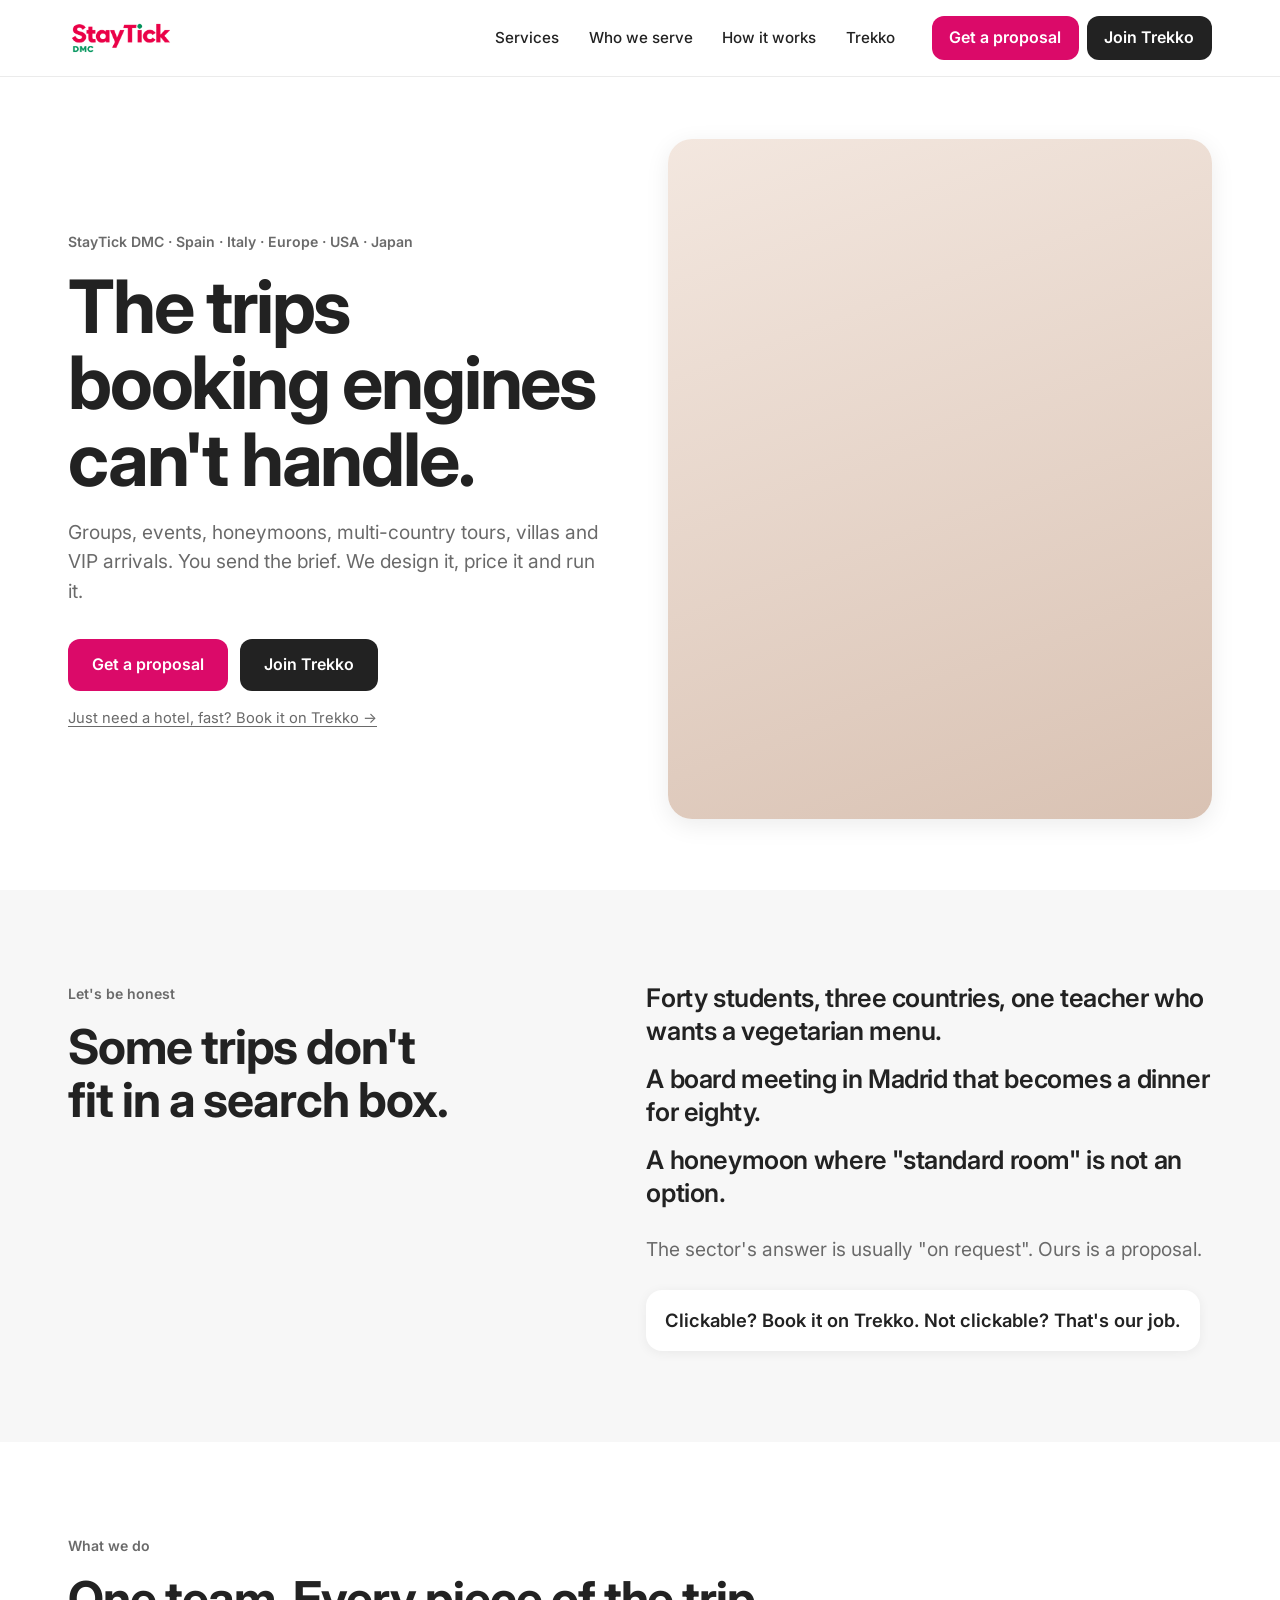
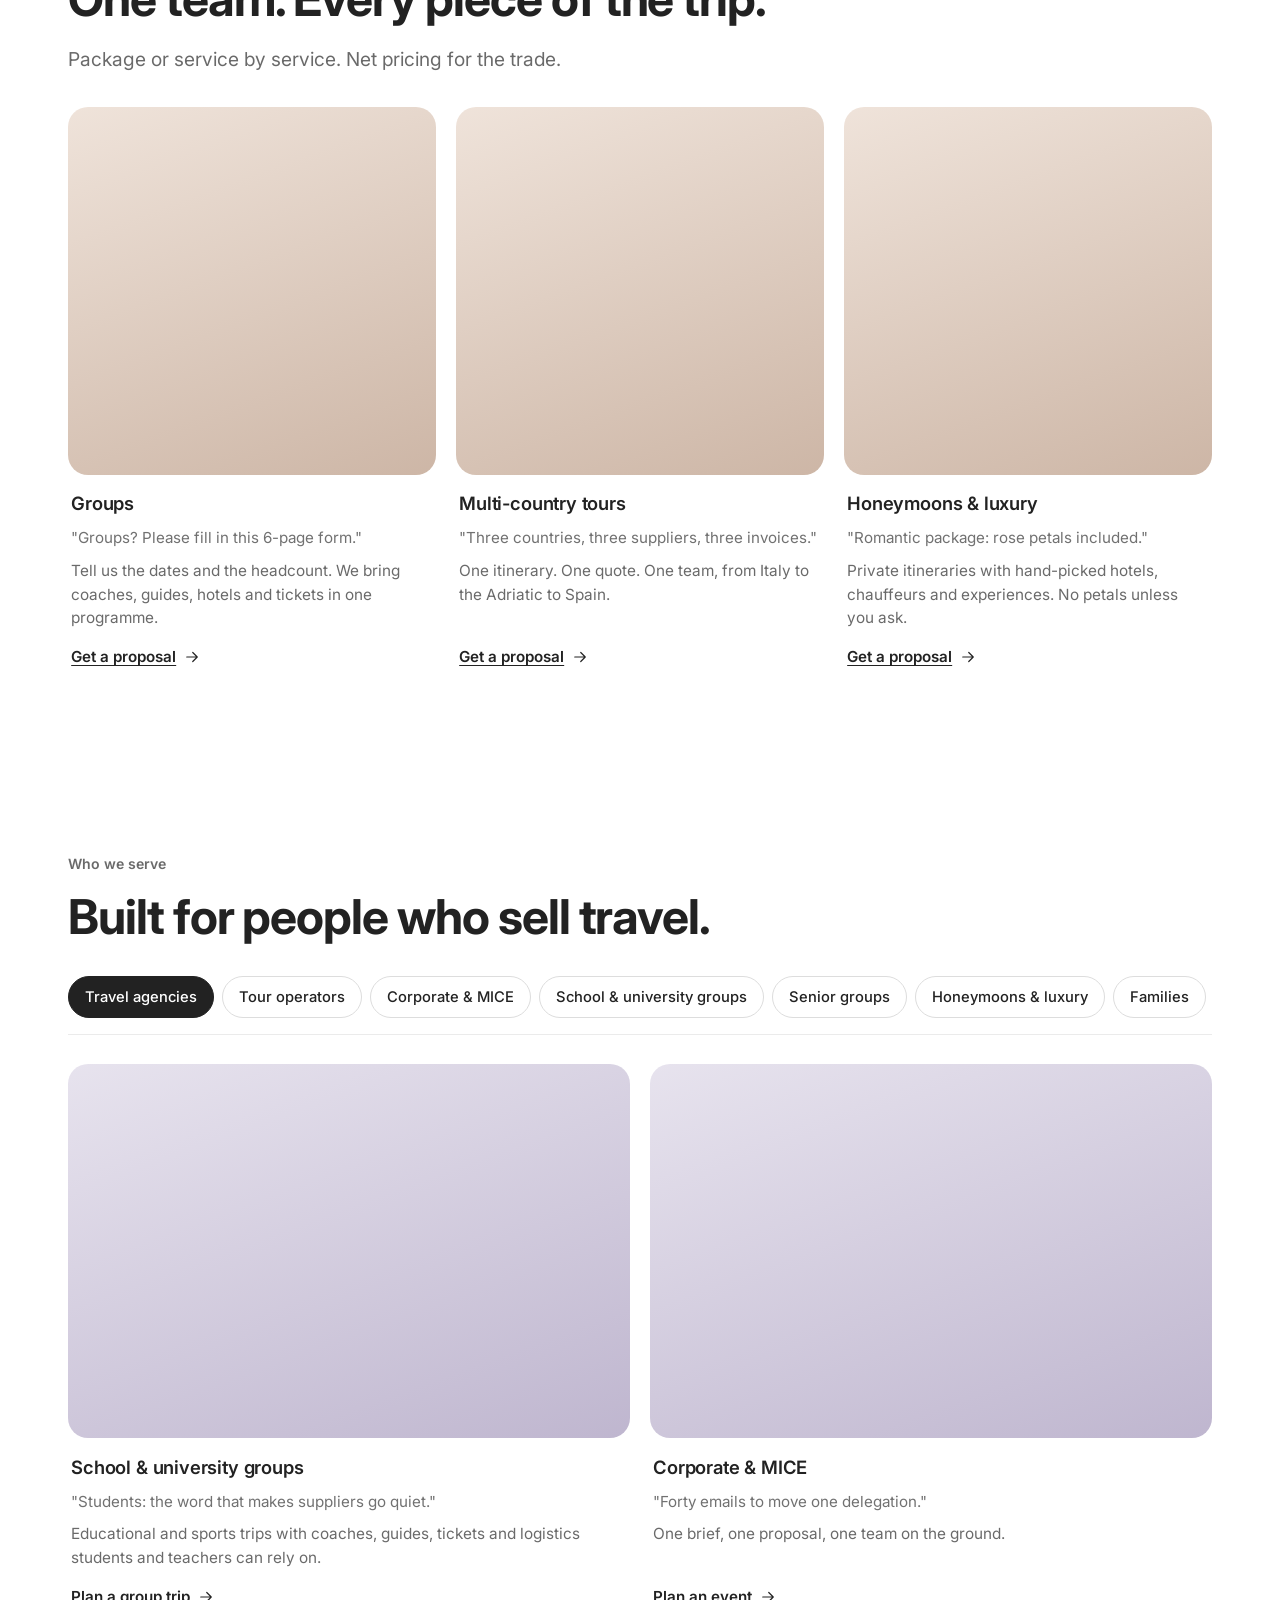
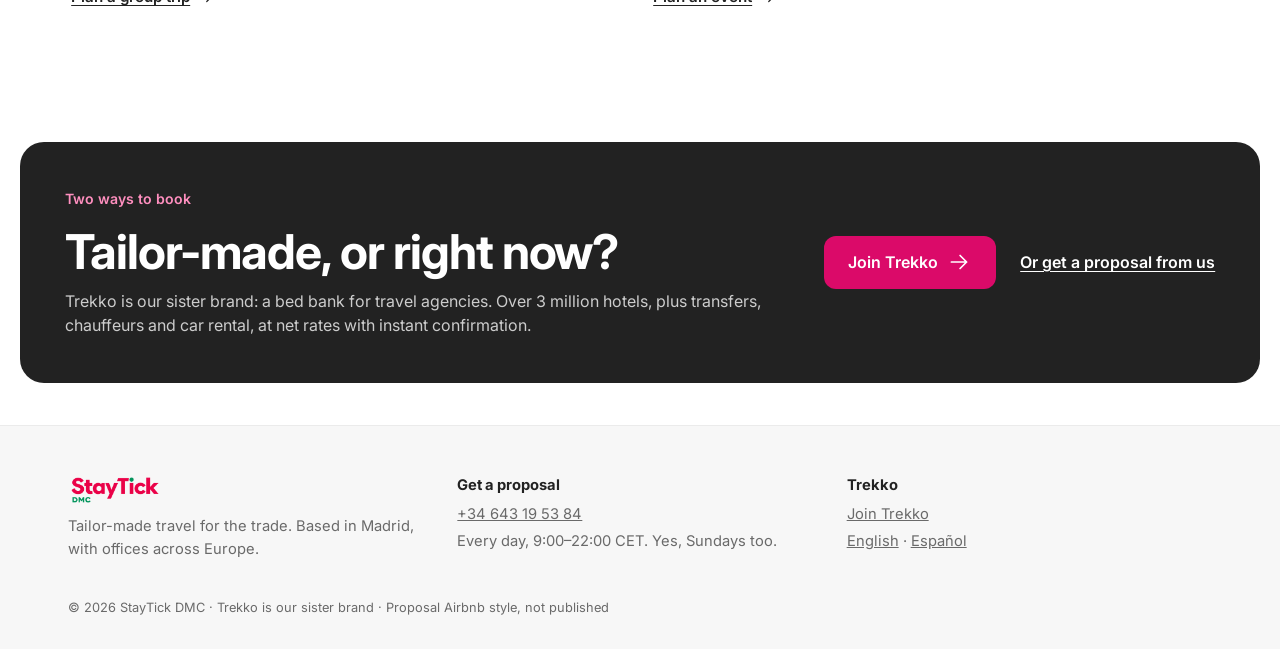
<file: variants/airbnb/index.html>
<!doctype html>
<html lang="en" dir="ltr" data-dmc-design="v3-airbnb">
<head>
<meta charset="utf-8">
<meta name="viewport" content="width=device-width, initial-scale=1, viewport-fit=cover">
<title>StayTick DMC — proposal Airbnb style</title>
<meta name="robots" content="noindex, nofollow">
<link rel="icon" href="data:image/svg+xml,%3Csvg xmlns='http://www.w3.org/2000/svg' viewBox='0 0 64 64'%3E%3Crect width='64' height='64' rx='12' fill='%23FFFFFF'/%3E%3Ctext x='32' y='43' font-family='Helvetica,Arial,sans-serif' font-weight='700' font-size='34' fill='%23F60C75' text-anchor='middle'%3ES%3C/text%3E%3C/svg%3E">
<link rel="preconnect" href="https://fonts.googleapis.com">
<link rel="preconnect" href="https://fonts.gstatic.com" crossorigin>
<link rel="stylesheet" href="https://fonts.googleapis.com/css2?family=Inter:wght@400;500;600;700;800&amp;display=swap">
<style>
:root{--font:-apple-system,BlinkMacSystemFont,"SF Pro Display","SF Pro Text",Inter,"Helvetica Neue",Arial,sans-serif;--magenta:#DB0A69;--brand:#F60C75;--gutter:16px;--maxw:1240px;--header-h:72px}
@media (min-width:640px){:root{--gutter:clamp(24px,4vw,48px);--header-h:76px}}
*,*::before,*::after{box-sizing:border-box}
html{scroll-behavior:smooth;scroll-padding-top:calc(var(--header-h) + 8px);-webkit-text-size-adjust:100%}
body{margin:0;font-family:var(--font);font-size:1rem;line-height:1.55;-webkit-font-smoothing:antialiased;overflow-x:clip}
em,i{font-style:normal} button,input{font-family:inherit}
img{display:block;max-width:100%;height:auto} a{color:inherit} p{margin:0}
h1,h2,h3{margin:0;text-wrap:balance}
.wrap{max-width:var(--maxw);margin-inline:auto;padding-inline:var(--gutter)}
.sr-only{position:absolute!important;width:1px;height:1px;overflow:hidden;clip:rect(0 0 0 0);white-space:nowrap}
.skip{position:absolute;inset-inline-start:var(--gutter);inset-block-start:-100px;z-index:100;background:#000;color:#fff;padding:.7rem 1rem}
.skip:focus{inset-block-start:8px}
.ico{width:26px;height:26px;flex:none;stroke:currentColor;fill:none;stroke-width:1.6;stroke-linecap:round;stroke-linejoin:round}
.go .ico{width:18px;height:18px;transition:transform .2s}
.card:hover .go .ico{transform:translateX(3px)}
[dir="rtl"] .go .ico{transform:scaleX(-1)}
.btn{display:inline-flex;align-items:center;justify-content:center;gap:.5rem;min-height:52px;padding:.85rem 1.5rem;border:0;font-weight:600;font-size:1rem;line-height:1.2;text-decoration:none;cursor:pointer;transition:background .2s,transform .2s,box-shadow .2s}
.btn:active{transform:scale(.98)}
.hdr{position:sticky;inset-block-start:0;z-index:60}
.hdr .wrap{display:flex;align-items:center;gap:1rem;height:var(--header-h)}
.brand{display:flex;flex:none} .brand img{height:36px;width:auto}
.nav-main{display:none;margin-inline-start:auto}
.nav-main ul{display:flex;gap:.25rem;list-style:none;margin:0;padding:0}
.nav-main a{display:block;padding:.55rem .8rem;font-size:.95rem;font-weight:500;text-decoration:none;white-space:nowrap}
.hdr-ctas{display:flex;align-items:center;gap:.5rem;margin-inline-start:auto}
.hdr-ctas .btn{min-height:44px;padding:.5rem 1.1rem;font-size:1rem;white-space:nowrap}
.hdr-rfp,.full{display:none}
.burger{display:inline-grid;place-items:center;width:44px;height:44px;border:0;background:transparent;color:inherit;cursor:pointer}
.burger span{display:block;width:20px;height:2px;background:currentColor;position:relative}
.burger span::before,.burger span::after{content:"";position:absolute;inset-inline-start:0;width:20px;height:2px;background:currentColor}
.burger span::before{top:-6px} .burger span::after{top:6px}
.mnav{position:fixed;inset:var(--header-h) 0 0 0;z-index:55;overflow-y:auto;padding:1rem var(--gutter) 2rem;display:flex;flex-direction:column;gap:.9rem}
.mnav[hidden]{display:none}
.mnav ul{list-style:none;margin:0;padding:0}
.mnav li a{display:block;padding:.9rem 0;font-size:1.35rem;font-weight:600;text-decoration:none}
.mnav .btn{width:100%}
body.menu-open{overflow:hidden}
@media (min-width:720px){.hdr-rfp{display:inline-flex}.full{display:inline}.short{display:none}}
@media (min-width:1100px){.nav-main{display:block}.hdr-ctas{margin-inline-start:.5rem}.burger{display:none}.mnav{display:none!important}}
.hero-ctas{display:flex;flex-wrap:wrap;gap:.75rem}
@media (max-width:639px){.hero-ctas .btn{width:100%}}
.slot{position:relative;overflow:hidden}
.slot-tag{position:absolute;inset-block-start:12px;inset-inline-start:12px;max-width:calc(100% - 24px);font-size:.72rem;font-weight:600;line-height:1.35;padding:.3rem .6rem}
.cards{display:grid;gap:1.25rem}
.card{display:flex;flex-direction:column;text-decoration:none;color:inherit;overflow:hidden}
.card .body{display:flex;flex-direction:column;gap:.55rem;flex:1}
.go{margin-block-start:auto;display:inline-flex;align-items:center;gap:.4rem;font-weight:600;font-size:.95rem;padding-block-start:.4rem}
.pills{display:flex;gap:.5rem;list-style:none;margin:0;padding:0;overflow-x:auto;scrollbar-width:none}
.card .q{color:#717171!important;font-size:.95rem}
.honest{list-style:none;margin:0 0 1.6rem;padding:0;display:grid;gap:.9rem}
.honest li{font-size:clamp(1.2rem,1rem + .8vw,1.6rem);font-weight:600;letter-spacing:-.015em;line-height:1.3}
.banner-ctas{display:flex;flex-wrap:wrap;gap:1rem 1.5rem;align-items:center}
.blink{font-weight:600;text-decoration:underline;text-underline-offset:3px}
.note a{text-decoration:underline;text-underline-offset:3px}
.pills::-webkit-scrollbar{display:none} .pills li{flex:none}
.pills a{display:inline-flex;align-items:center;min-height:42px;padding:.5rem 1rem;font-size:.92rem;font-weight:500;text-decoration:none;white-space:nowrap}

body{background:#fff;color:#222}
.hdr{background:#fff;border-block-end:1px solid #EBEBEB}
.nav-main a{color:#222;border-radius:999px}.nav-main a:hover{background:#F7F7F7}
.btn{border-radius:12px}
.b1{background:var(--magenta);color:#fff}.b1:hover{background:#BE085B}
.b2{background:#222;color:#fff}.b2:hover{background:#000}
.mnav{background:#fff}.mnav li a{border-block-end:1px solid #EBEBEB}
.hero{padding-block:clamp(2rem,1.5rem + 3vw,4.5rem) clamp(3rem,2rem + 3vw,5rem)}
.hero-grid{display:grid;gap:2.2rem;align-items:center}
@media(min-width:1000px){.hero-grid{grid-template-columns:1fr 1fr;gap:3.5rem}}
.kicker{display:inline-block;font-size:.88rem;font-weight:600;color:#6A6A6A;margin-block-end:1rem}
h1{font-size:clamp(2.6rem,1.4rem + 4.6vw,4.6rem);font-weight:700;letter-spacing:-.03em;line-height:1.04}
h2{font-size:clamp(1.9rem,1.3rem + 2.2vw,3rem);font-weight:700;letter-spacing:-.022em;line-height:1.1}
h3{font-size:1.15rem;font-weight:600;letter-spacing:-.01em}
.lead{font-size:clamp(1.05rem,1rem + .3vw,1.2rem);color:#6A6A6A;max-width:56ch;margin-block-start:1.2rem}
.hero-ctas{margin-block-start:2rem}
.note{margin-block-start:1rem;color:#6A6A6A;font-size:.92rem}
.hero-media{aspect-ratio:4/5;border-radius:24px;background:linear-gradient(160deg,#F3E7DF 0%,#D9C2B3 100%);box-shadow:0 6px 24px rgba(0,0,0,.08)}
@media(max-width:999px){.hero-media{aspect-ratio:4/3}}
.slot-tag{background:#fff;color:#222;border-radius:999px;box-shadow:0 1px 4px rgba(0,0,0,.12)}
.sec{padding-block:clamp(3.5rem,2.5rem + 4vw,6.5rem)}
.what{background:#F7F7F7}
.what-grid{display:grid;gap:1.8rem}@media(min-width:1000px){.what-grid{grid-template-columns:1fr 1.1fr;gap:4rem}}
.what .lead{margin:0}
.pull{margin-block-start:1.6rem;display:inline-block;background:#fff;border-radius:16px;padding:1rem 1.2rem;box-shadow:0 2px 12px rgba(0,0,0,.06);font-weight:600;font-size:1.15rem}
.head{margin-block-end:2rem;max-width:720px}
.cards.c3{grid-template-columns:1fr}@media(min-width:760px){.cards.c3{grid-template-columns:repeat(3,1fr)}}
.cards.c2{grid-template-columns:1fr}@media(min-width:760px){.cards.c2{grid-template-columns:repeat(2,1fr)}}
.card{gap:.9rem;transition:transform .25s}
.card:hover{transform:translateY(-2px)}
.card .slot{aspect-ratio:1/1;border-radius:20px;background:linear-gradient(160deg,#EFE3DA 0%,#CDB6A6 100%)}
.card.seg .slot{aspect-ratio:3/2;background:linear-gradient(160deg,#E7E3EE 0%,#BFB6CF 100%)}
.card:hover .slot{box-shadow:0 8px 28px rgba(0,0,0,.14)}
.card .body{padding:0 .2rem}
.card .body>.ico{display:none}
.card p{color:#6A6A6A;font-size:.96rem}
.go{color:#222;text-decoration:underline;text-underline-offset:3px}
.segments .pills{margin-block-end:1.8rem;border-block-end:1px solid #EBEBEB;padding-block-end:1rem}
.segments .pills a{border:1px solid #DDDDDD;border-radius:999px;background:#fff;color:#222}
.segments .pills a:hover{border-color:#222}
.segments .pills a[aria-current]{background:#222;color:#fff;border-color:#222}
.banner{padding-block:clamp(1.5rem,1rem + 2vw,3rem)}
.banner-grid{display:grid;gap:1.4rem;align-items:center;background:#222;color:#fff;border-radius:24px;padding:clamp(1.6rem,1.2rem + 2vw,3rem)}
@media(min-width:900px){.banner-grid{grid-template-columns:1fr auto}}
.banner .kicker{color:#FF8FBF}.banner p{color:#ccc;margin-block-start:.6rem}
.b-banner{background:var(--magenta);color:#fff}.b-banner:hover{background:#BE085B}
.ftr{background:#F7F7F7;border-block-start:1px solid #EBEBEB;padding-block:3rem 2rem;color:#6A6A6A;font-size:.92rem}
.ftr-grid{display:grid;gap:1.5rem}@media(min-width:900px){.ftr-grid{grid-template-columns:repeat(3,1fr)}}
.ftr b{display:block;color:#222;margin-block-end:.4rem}.ftr p{margin-block-end:.3rem}
.flogo{height:32px;width:auto;margin-block-end:.6rem}
.fine{margin-block-start:2rem;font-size:.8rem}
.ph{border:1px dashed #B0B0B0;padding:0 .3rem;border-radius:6px;font-size:.85em}
:focus-visible{outline:2px solid #222;outline-offset:3px;border-radius:8px}

</style>
</head>
<body class="v-airbnb">
<a class="skip" href="#main">Skip to content</a>
<header class="hdr">
  <div class="wrap">
    <a class="brand" href="#top" aria-label="StayTick DMC — home"><img src="/img/staytick-logo.png" alt="StayTick DMC" width="620" height="211"></a>
    <nav class="nav-main" aria-label="Main"><ul><li><a href="#services">Services</a></li><li><a href="#segments">Who we serve</a></li><li><a href="#what">How it works</a></li><li><a href="#trekko">Trekko</a></li></ul></nav>
    <div class="hdr-ctas">
      <a class="btn b1 hdr-rfp" href="#proposal">Get a proposal</a>
      <a class="btn b2" href="https://trekko.co/signup?from=en&amp;utm_source=dmc&amp;utm_medium=referral&amp;utm_campaign=dmc-v3-airbnb" rel="noopener">Join Trekko</a>
      <button class="burger" id="burger" type="button" aria-expanded="false" aria-controls="mnav"><span aria-hidden="true"></span><span class="sr-only">Menu</span></button>
    </div>
  </div>
</header>
<nav class="mnav" id="mnav" aria-label="Mobile" hidden>
  <ul><li><a href="#services">Services</a></li><li><a href="#segments">Who we serve</a></li><li><a href="#what">How it works</a></li><li><a href="#trekko">Trekko</a></li><li><a href="#proposal">Contact</a></li></ul>
  <a class="btn b1" href="#proposal">Get a proposal</a>
  <a class="btn b2" href="https://trekko.co/signup?from=en&amp;utm_source=dmc&amp;utm_medium=referral&amp;utm_campaign=dmc-v3-airbnb" rel="noopener">Join Trekko</a>
</nav>
<main id="main">
<section class="hero" id="top" aria-labelledby="h1">
  <div class="wrap hero-grid">
    <div class="hero-copy">
      <span class="kicker">StayTick DMC · Spain · Italy · Europe · USA · Japan</span>
      <h1 id="h1">The trips booking engines can't handle.</h1>
      <p class="lead">Groups, events, honeymoons, multi-country tours, villas and VIP arrivals. You send the brief. We design it, price it and run it.</p>
      <div class="hero-ctas"><a class="btn b1" href="#proposal">Get a proposal</a><a class="btn b2" href="https://trekko.co/signup?from=en&amp;utm_source=dmc&amp;utm_medium=referral&amp;utm_campaign=dmc-v3-airbnb" rel="noopener">Join Trekko</a></div>
      <p class="note"><a href="https://trekko.co/signup?from=en&amp;utm_source=dmc&amp;utm_medium=referral&amp;utm_campaign=dmc-v3-airbnb" rel="noopener">Just need a hotel, fast? Book it on Trekko →</a></p>
    </div>
    <div class="hero-media slot" aria-hidden="true"></div>
  </div>
</section>

<section class="sec what" id="what" aria-labelledby="h-what">
  <div class="wrap what-grid">
    <div><span class="kicker">Let's be honest</span><h2 id="h-what">Some trips don't fit in a search box.</h2></div>
    <div>
      <ul class="honest"><li>Forty students, three countries, one teacher who wants a vegetarian menu.</li><li>A board meeting in Madrid that becomes a dinner for eighty.</li><li>A honeymoon where "standard room" is not an option.</li></ul>
      <p class="lead">The sector's answer is usually "on request". Ours is a proposal.</p>
      <p class="pull">Clickable? Book it on Trekko. Not clickable? That's our job.</p>
    </div>
  </div>
</section>

<section class="sec services" id="services" aria-labelledby="h-svc">
  <div class="wrap">
    <div class="head"><span class="kicker">What we do</span><h2 id="h-svc">One team. Every piece of the trip.</h2><p class="lead">Package or service by service. Net pricing for the trade.</p></div>
    <div class="cards c3">
      <a class="card svc" href="#proposal" data-trip="Group">
        <div class="slot" aria-hidden="true"></div>
        <div class="body"><h3>Groups</h3><p class="q">"Groups? Please fill in this 6-page form."</p><p>Tell us the dates and the headcount. We bring coaches, guides, hotels and tickets in one programme.</p><span class="go">Get a proposal <svg class="ico" viewBox="0 0 24 24" aria-hidden="true"><path d="M5 12h14M13 6l6 6-6 6"/></svg></span></div>
      </a>
      <a class="card svc" href="#proposal" data-trip="Multi-destination package">
        <div class="slot" aria-hidden="true"></div>
        <div class="body"><h3>Multi-country tours</h3><p class="q">"Three countries, three suppliers, three invoices."</p><p>One itinerary. One quote. One team, from Italy to the Adriatic to Spain.</p><span class="go">Get a proposal <svg class="ico" viewBox="0 0 24 24" aria-hidden="true"><path d="M5 12h14M13 6l6 6-6 6"/></svg></span></div>
      </a>
      <a class="card svc" href="#proposal" data-trip="Honeymoon or luxury">
        <div class="slot" aria-hidden="true"></div>
        <div class="body"><h3>Honeymoons &amp; luxury</h3><p class="q">"Romantic package: rose petals included."</p><p>Private itineraries with hand-picked hotels, chauffeurs and experiences. No petals unless you ask.</p><span class="go">Get a proposal <svg class="ico" viewBox="0 0 24 24" aria-hidden="true"><path d="M5 12h14M13 6l6 6-6 6"/></svg></span></div>
      </a>
    </div>
  </div>
</section>

<section class="sec segments" id="segments" aria-labelledby="h-seg">
  <div class="wrap">
    <div class="head"><span class="kicker">Who we serve</span><h2 id="h-seg">Built for people who sell travel.</h2></div>
    <ul class="pills" aria-label="Who we serve"><li><a href="#segments" aria-current="true">Travel agencies</a></li><li><a href="#segments">Tour operators</a></li><li><a href="#segments">Corporate &amp; MICE</a></li><li><a href="#segments">School &amp; university groups</a></li><li><a href="#segments">Senior groups</a></li><li><a href="#segments">Honeymoons &amp; luxury</a></li><li><a href="#segments">Families</a></li></ul>
    <div class="cards c2">
      <a class="card seg" href="#proposal" data-trip="School or university">
        <div class="slot" aria-hidden="true"></div>
        <div class="body"><h3>School &amp; university groups</h3><p class="q">"Students: the word that makes suppliers go quiet."</p><p>Educational and sports trips with coaches, guides, tickets and logistics students and teachers can rely on.</p><span class="go">Plan a group trip <svg class="ico" viewBox="0 0 24 24" aria-hidden="true"><path d="M5 12h14M13 6l6 6-6 6"/></svg></span></div>
      </a>
      <a class="card seg" href="#proposal" data-trip="Event or MICE">
        <div class="slot" aria-hidden="true"></div>
        <div class="body"><h3>Corporate &amp; MICE</h3><p class="q">"Forty emails to move one delegation."</p><p>One brief, one proposal, one team on the ground.</p><span class="go">Plan an event <svg class="ico" viewBox="0 0 24 24" aria-hidden="true"><path d="M5 12h14M13 6l6 6-6 6"/></svg></span></div>
      </a>
    </div>
  </div>
</section>

<section class="banner" id="trekko" aria-labelledby="h-tk">
  <div class="wrap banner-grid">
    <div>
      <span class="kicker">Two ways to book</span>
      <h2 id="h-tk">Tailor-made, or right now?</h2>
      <p>Trekko is our sister brand: a bed bank for travel agencies. Over 3 million hotels, plus transfers, chauffeurs and car rental, at net rates with instant confirmation.</p>
    </div>
    <div class="banner-ctas"><a class="btn b-banner" href="https://trekko.co/signup?from=en&amp;utm_source=dmc&amp;utm_medium=referral&amp;utm_campaign=dmc-v3-airbnb" rel="noopener">Join Trekko <svg class="ico" viewBox="0 0 24 24" aria-hidden="true"><path d="M5 12h14M13 6l6 6-6 6"/></svg></a><a class="blink" href="#proposal">Or get a proposal from us</a></div>
  </div>
</section>
</main>

<footer class="ftr" id="proposal">
  <div class="wrap ftr-grid">
    <div><img class="flogo" src="/img/staytick-logo.png" alt="StayTick DMC" width="620" height="211" loading="lazy"><p>Tailor-made travel for the trade. Based in Madrid, with offices across Europe.</p></div>
    <div><b>Get a proposal</b><p><a href="tel:+34643195384">+34 643 19 53 84</a></p><p>Every day, 9:00–22:00 CET. Yes, Sundays too.</p></div>
    <div><b>Trekko</b><p><a href="https://trekko.co/signup?from=en&amp;utm_source=dmc&amp;utm_medium=referral&amp;utm_campaign=dmc-v3-airbnb" rel="noopener">Join Trekko</a></p><p class="langs"><a href="/" lang="en">English</a> · <a href="/es/" lang="es" hreflang="es">Español</a></p></div>
  </div>
  <div class="wrap fine">© <span id="yr">2026</span> StayTick DMC · Trekko is our sister brand · Proposal Airbnb style, not published</div>
</footer>
<script>
(function(){var d=document;d.getElementById('yr').textContent=new Date().getFullYear();
var b=d.getElementById('burger'),m=d.getElementById('mnav');
function s(o){b.setAttribute('aria-expanded',o?'true':'false');m.hidden=!o;d.body.classList.toggle('menu-open',o);}
b.addEventListener('click',function(){s(b.getAttribute('aria-expanded')!=='true');});
m.addEventListener('click',function(e){if(e.target.closest('a'))s(false);});
d.addEventListener('keydown',function(e){if(e.key==='Escape'&&b.getAttribute('aria-expanded')==='true'){s(false);b.focus();}});})();
</script>
</body>
</html>
</file>
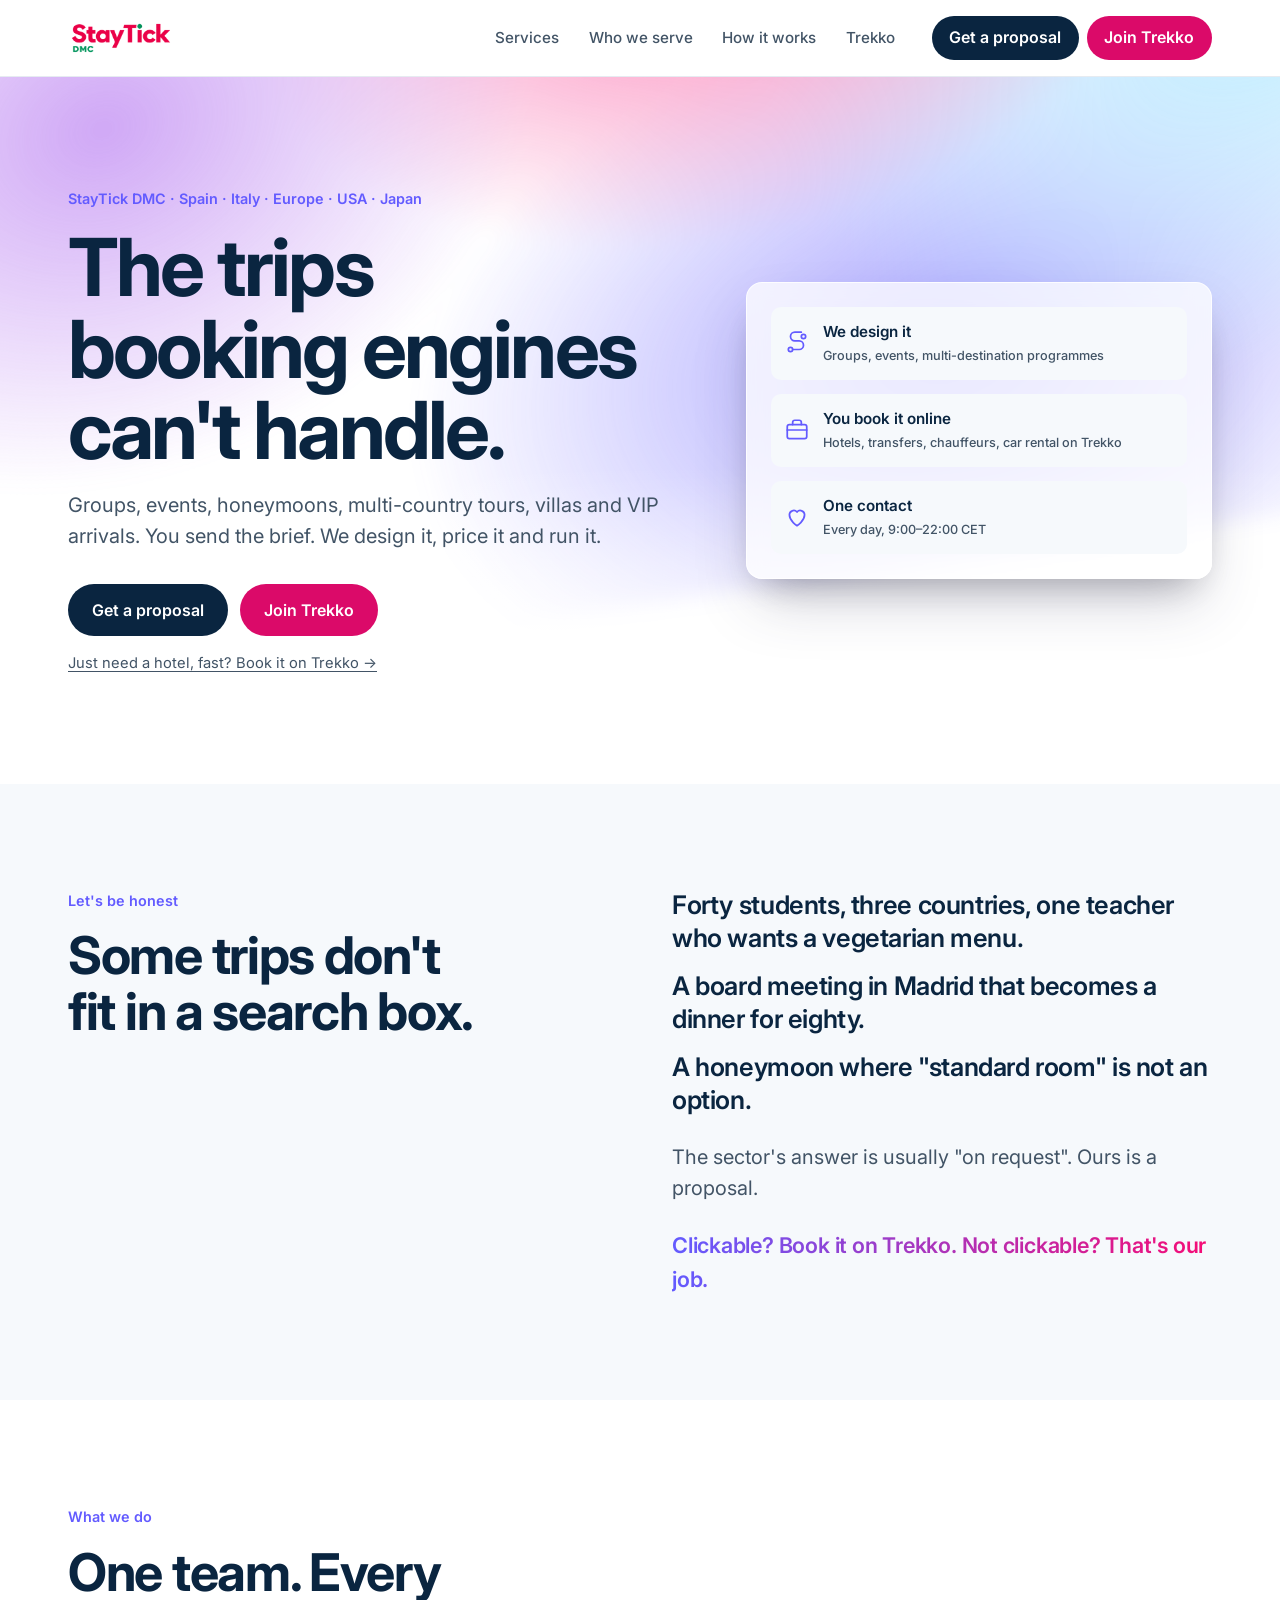
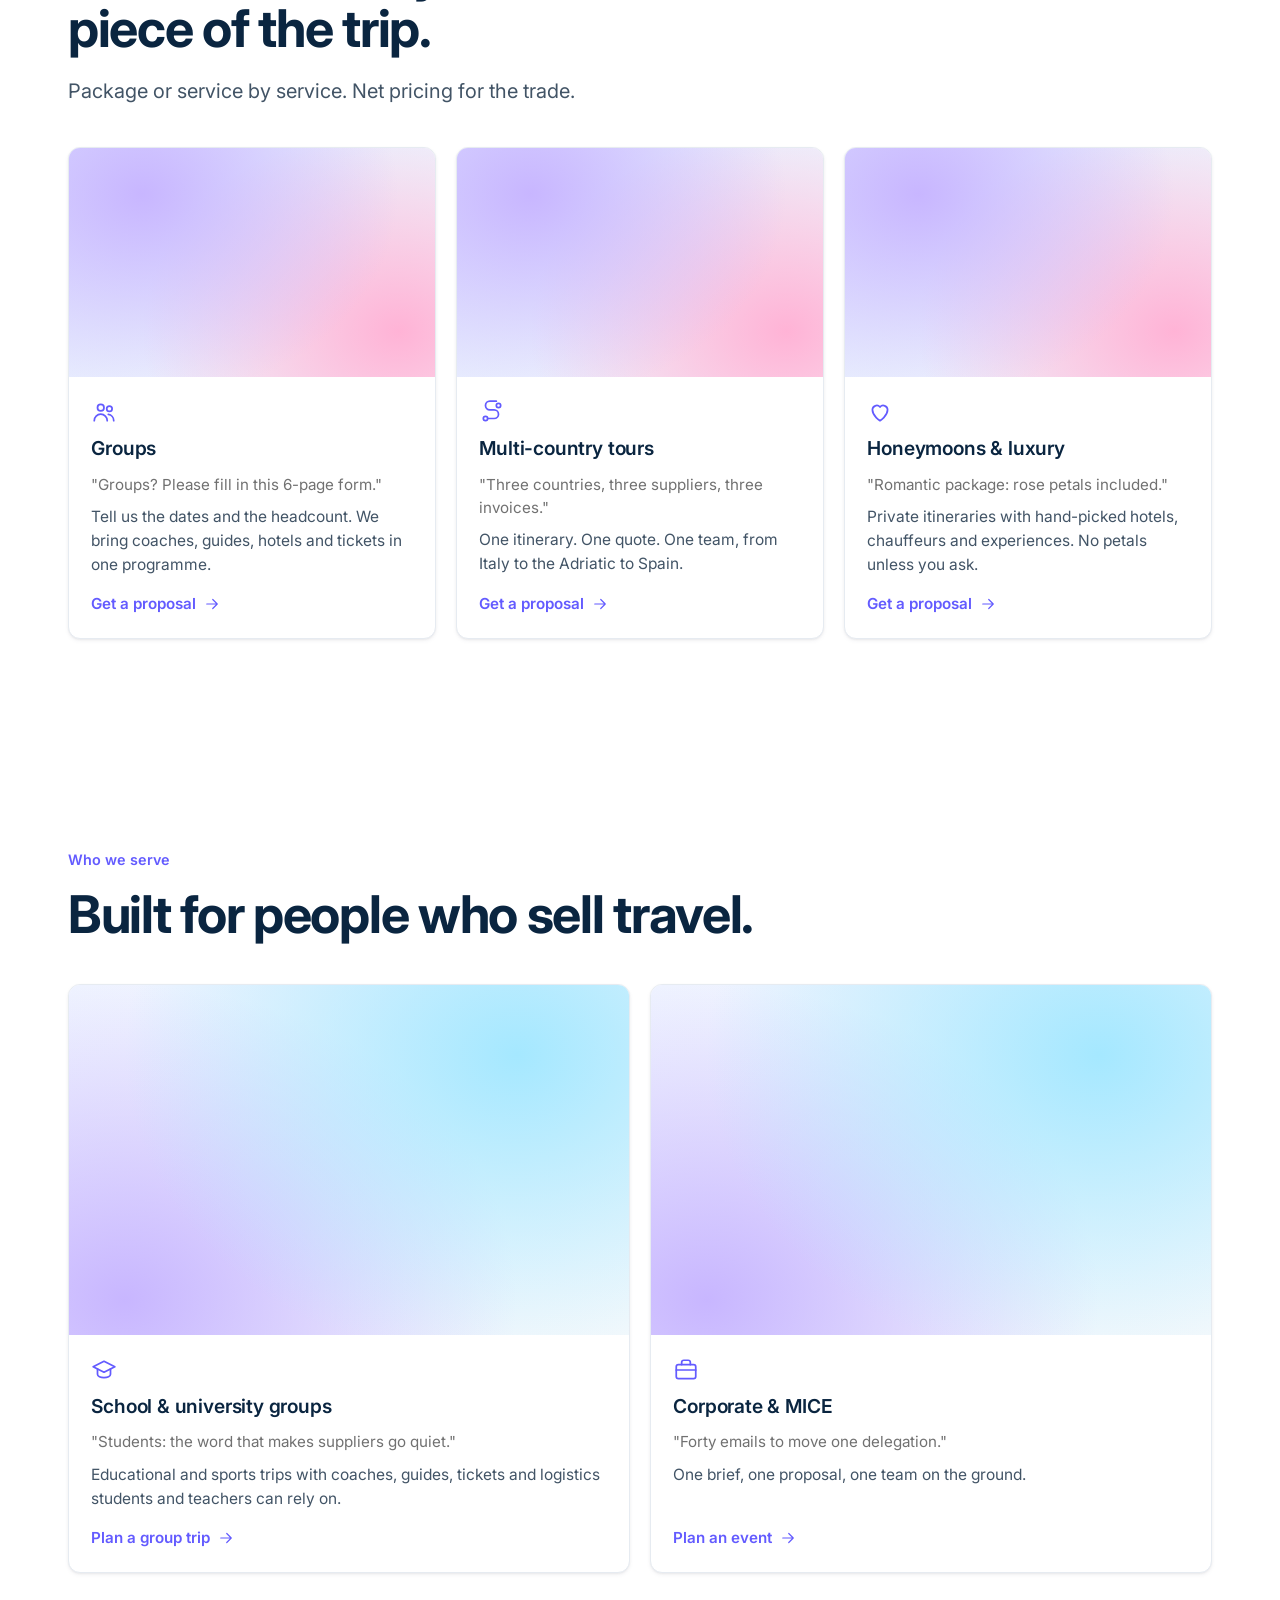
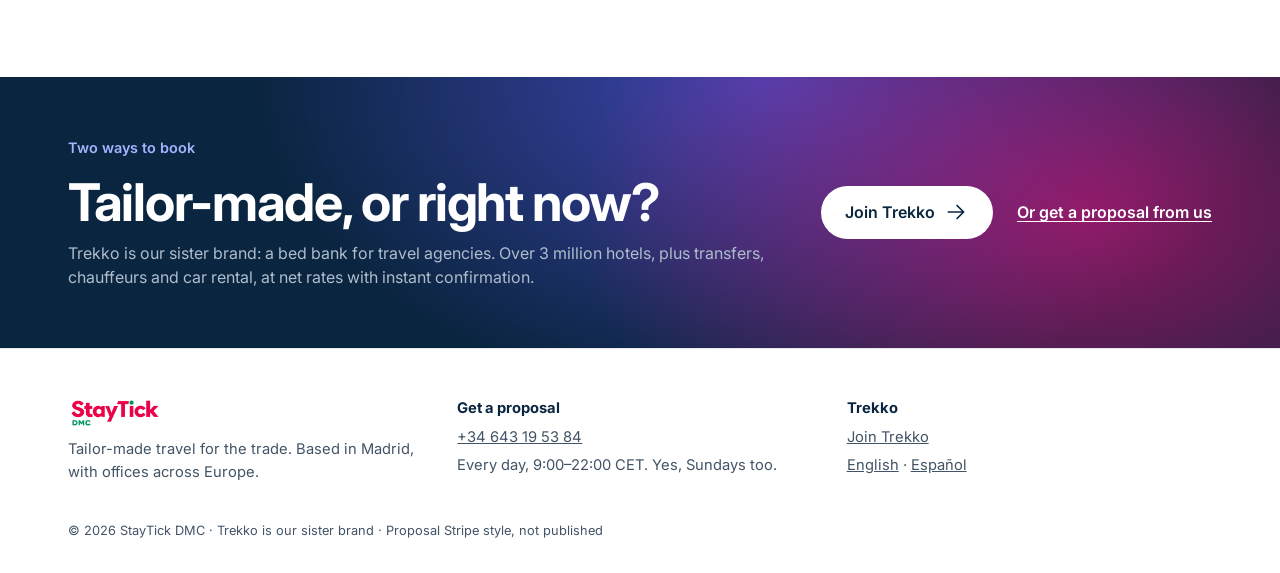
<file: variants/stripe/index.html>
<!doctype html>
<html lang="en" dir="ltr" data-dmc-design="v3-stripe">
<head>
<meta charset="utf-8">
<meta name="viewport" content="width=device-width, initial-scale=1, viewport-fit=cover">
<title>StayTick DMC — proposal Stripe style</title>
<meta name="robots" content="noindex, nofollow">
<link rel="icon" href="data:image/svg+xml,%3Csvg xmlns='http://www.w3.org/2000/svg' viewBox='0 0 64 64'%3E%3Crect width='64' height='64' rx='12' fill='%23FFFFFF'/%3E%3Ctext x='32' y='43' font-family='Helvetica,Arial,sans-serif' font-weight='700' font-size='34' fill='%23F60C75' text-anchor='middle'%3ES%3C/text%3E%3C/svg%3E">
<link rel="preconnect" href="https://fonts.googleapis.com">
<link rel="preconnect" href="https://fonts.gstatic.com" crossorigin>
<link rel="stylesheet" href="https://fonts.googleapis.com/css2?family=Inter:wght@400;500;600;700;800&amp;display=swap">
<style>
:root{--font:-apple-system,BlinkMacSystemFont,"SF Pro Display","SF Pro Text",Inter,"Helvetica Neue",Arial,sans-serif;--magenta:#DB0A69;--brand:#F60C75;--gutter:16px;--maxw:1240px;--header-h:72px}
@media (min-width:640px){:root{--gutter:clamp(24px,4vw,48px);--header-h:76px}}
*,*::before,*::after{box-sizing:border-box}
html{scroll-behavior:smooth;scroll-padding-top:calc(var(--header-h) + 8px);-webkit-text-size-adjust:100%}
body{margin:0;font-family:var(--font);font-size:1rem;line-height:1.55;-webkit-font-smoothing:antialiased;overflow-x:clip}
em,i{font-style:normal} button,input{font-family:inherit}
img{display:block;max-width:100%;height:auto} a{color:inherit} p{margin:0}
h1,h2,h3{margin:0;text-wrap:balance}
.wrap{max-width:var(--maxw);margin-inline:auto;padding-inline:var(--gutter)}
.sr-only{position:absolute!important;width:1px;height:1px;overflow:hidden;clip:rect(0 0 0 0);white-space:nowrap}
.skip{position:absolute;inset-inline-start:var(--gutter);inset-block-start:-100px;z-index:100;background:#000;color:#fff;padding:.7rem 1rem}
.skip:focus{inset-block-start:8px}
.ico{width:26px;height:26px;flex:none;stroke:currentColor;fill:none;stroke-width:1.6;stroke-linecap:round;stroke-linejoin:round}
.go .ico{width:18px;height:18px;transition:transform .2s}
.card:hover .go .ico{transform:translateX(3px)}
[dir="rtl"] .go .ico{transform:scaleX(-1)}
.btn{display:inline-flex;align-items:center;justify-content:center;gap:.5rem;min-height:52px;padding:.85rem 1.5rem;border:0;font-weight:600;font-size:1rem;line-height:1.2;text-decoration:none;cursor:pointer;transition:background .2s,transform .2s,box-shadow .2s}
.btn:active{transform:scale(.98)}
.hdr{position:sticky;inset-block-start:0;z-index:60}
.hdr .wrap{display:flex;align-items:center;gap:1rem;height:var(--header-h)}
.brand{display:flex;flex:none} .brand img{height:36px;width:auto}
.nav-main{display:none;margin-inline-start:auto}
.nav-main ul{display:flex;gap:.25rem;list-style:none;margin:0;padding:0}
.nav-main a{display:block;padding:.55rem .8rem;font-size:.95rem;font-weight:500;text-decoration:none;white-space:nowrap}
.hdr-ctas{display:flex;align-items:center;gap:.5rem;margin-inline-start:auto}
.hdr-ctas .btn{min-height:44px;padding:.5rem 1.1rem;font-size:1rem;white-space:nowrap}
.hdr-rfp,.full{display:none}
.burger{display:inline-grid;place-items:center;width:44px;height:44px;border:0;background:transparent;color:inherit;cursor:pointer}
.burger span{display:block;width:20px;height:2px;background:currentColor;position:relative}
.burger span::before,.burger span::after{content:"";position:absolute;inset-inline-start:0;width:20px;height:2px;background:currentColor}
.burger span::before{top:-6px} .burger span::after{top:6px}
.mnav{position:fixed;inset:var(--header-h) 0 0 0;z-index:55;overflow-y:auto;padding:1rem var(--gutter) 2rem;display:flex;flex-direction:column;gap:.9rem}
.mnav[hidden]{display:none}
.mnav ul{list-style:none;margin:0;padding:0}
.mnav li a{display:block;padding:.9rem 0;font-size:1.35rem;font-weight:600;text-decoration:none}
.mnav .btn{width:100%}
body.menu-open{overflow:hidden}
@media (min-width:720px){.hdr-rfp{display:inline-flex}.full{display:inline}.short{display:none}}
@media (min-width:1100px){.nav-main{display:block}.hdr-ctas{margin-inline-start:.5rem}.burger{display:none}.mnav{display:none!important}}
.hero-ctas{display:flex;flex-wrap:wrap;gap:.75rem}
@media (max-width:639px){.hero-ctas .btn{width:100%}}
.slot{position:relative;overflow:hidden}
.slot-tag{position:absolute;inset-block-start:12px;inset-inline-start:12px;max-width:calc(100% - 24px);font-size:.72rem;font-weight:600;line-height:1.35;padding:.3rem .6rem}
.cards{display:grid;gap:1.25rem}
.card{display:flex;flex-direction:column;text-decoration:none;color:inherit;overflow:hidden}
.card .body{display:flex;flex-direction:column;gap:.55rem;flex:1}
.go{margin-block-start:auto;display:inline-flex;align-items:center;gap:.4rem;font-weight:600;font-size:.95rem;padding-block-start:.4rem}
.pills{display:flex;gap:.5rem;list-style:none;margin:0;padding:0;overflow-x:auto;scrollbar-width:none}
.card .q{color:#717171!important;font-size:.95rem}
.honest{list-style:none;margin:0 0 1.6rem;padding:0;display:grid;gap:.9rem}
.honest li{font-size:clamp(1.2rem,1rem + .8vw,1.6rem);font-weight:600;letter-spacing:-.015em;line-height:1.3}
.banner-ctas{display:flex;flex-wrap:wrap;gap:1rem 1.5rem;align-items:center}
.blink{font-weight:600;text-decoration:underline;text-underline-offset:3px}
.note a{text-decoration:underline;text-underline-offset:3px}
.pills::-webkit-scrollbar{display:none} .pills li{flex:none}
.pills a{display:inline-flex;align-items:center;min-height:42px;padding:.5rem 1rem;font-size:.92rem;font-weight:500;text-decoration:none;white-space:nowrap}

body{background:#fff;color:#0A2540}
.hdr{background:rgba(255,255,255,.9);backdrop-filter:blur(14px);-webkit-backdrop-filter:blur(14px);border-block-end:1px solid #E6EBF1}
.nav-main a{color:#425466;border-radius:8px}.nav-main a:hover{color:#0A2540;background:#F6F9FC}
.btn{border-radius:999px}
.b1{background:#0A2540;color:#fff}.b1:hover{background:#1A3A5C}
.b2{background:var(--magenta);color:#fff}.b2:hover{background:#BE085B}
.mnav{background:#fff}.mnav li a{border-block-end:1px solid #E6EBF1}
.hero{position:relative;isolation:isolate;overflow:hidden;padding-block:clamp(3.5rem,2rem + 6vw,8rem) clamp(4rem,2rem + 6vw,8rem)}
.hero::before{content:"";position:absolute;inset:-30% -10% auto -10%;height:120%;z-index:-1;transform:skewY(-8deg);transform-origin:0 0;
 background:radial-gradient(40% 60% at 15% 35%,#A960EE 0%,rgba(169,96,238,0) 70%),radial-gradient(45% 55% at 55% 20%,#F60C75 0%,rgba(246,12,117,0) 70%),radial-gradient(45% 60% at 90% 40%,#90E0FF 0%,rgba(144,224,255,0) 70%),radial-gradient(50% 60% at 70% 75%,#635BFF 0%,rgba(99,91,255,0) 70%);opacity:.55;filter:blur(10px)}
.hero::after{content:"";position:absolute;inset:auto 0 0 0;height:45%;z-index:-1;background:linear-gradient(180deg,rgba(255,255,255,0),#fff)}
.hero-grid{display:grid;gap:3rem;align-items:center}
@media(min-width:1000px){.hero-grid{grid-template-columns:1.15fr .85fr}}
.kicker{display:inline-block;font-size:.9rem;font-weight:600;color:#635BFF;margin-block-end:1rem}
h1{font-size:clamp(2.75rem,1.4rem + 5vw,5rem);font-weight:700;letter-spacing:-.035em;line-height:1.02}
h2{font-size:clamp(2rem,1.3rem + 2.6vw,3.25rem);font-weight:700;letter-spacing:-.025em;line-height:1.08}
h3{font-size:1.2rem;font-weight:600;letter-spacing:-.01em}
.lead{font-size:clamp(1.06rem,1rem + .35vw,1.25rem);color:#425466;max-width:58ch;margin-block-start:1.2rem}
.hero-ctas{margin-block-start:2rem}
.note{margin-block-start:1rem;color:#425466;font-size:.92rem}
.hero-card{background:rgba(255,255,255,.75);backdrop-filter:blur(10px);border:1px solid rgba(255,255,255,.8);border-radius:16px;box-shadow:0 30px 60px -12px rgba(50,50,93,.25),0 18px 36px -18px rgba(0,0,0,.3);padding:1.5rem;display:grid;gap:.9rem}
.hero-card .row{display:flex;gap:.8rem;align-items:center;padding:.8rem;border-radius:10px;background:#F6F9FC;font-weight:600;font-size:.95rem}
.hero-card .row .ico{color:#635BFF}
.hero-card small{color:#425466;font-weight:500}
.sec{padding-block:clamp(4rem,2.5rem + 5vw,7rem)}
.what{background:#F6F9FC}
.what-grid{display:grid;gap:2rem}@media(min-width:1000px){.what-grid{grid-template-columns:1fr 1fr;gap:4rem}}
.what .lead{margin:0}
.pull{margin-block-start:1.6rem;font-size:1.35rem;font-weight:600;letter-spacing:-.01em;background:linear-gradient(90deg,#635BFF,#F60C75);-webkit-background-clip:text;background-clip:text;color:transparent}
.head{margin-block-end:2.5rem;max-width:720px}
.cards.c3{grid-template-columns:1fr}@media(min-width:760px){.cards.c3{grid-template-columns:repeat(3,1fr)}}
.cards.c2{grid-template-columns:1fr}@media(min-width:760px){.cards.c2{grid-template-columns:repeat(2,1fr)}}
.card{background:#fff;border:1px solid #E6EBF1;border-radius:12px;box-shadow:0 2px 5px -1px rgba(50,50,93,.08),0 1px 3px -1px rgba(0,0,0,.1);transition:box-shadow .25s,transform .25s}
.card:hover{transform:translateY(-3px);box-shadow:0 13px 27px -5px rgba(50,50,93,.2),0 8px 16px -8px rgba(0,0,0,.25)}
.card .slot{aspect-ratio:16/10;background:radial-gradient(70% 90% at 20% 20%,#C8B6FF,transparent),radial-gradient(70% 90% at 90% 80%,#FFB3D6,transparent),linear-gradient(135deg,#E0E7FF,#F6F9FC)}
.seg .slot{background:radial-gradient(70% 90% at 80% 20%,#A5E8FF,transparent),radial-gradient(70% 90% at 10% 90%,#C8B6FF,transparent),linear-gradient(135deg,#EEF2FF,#F6F9FC)}
.slot-tag{background:rgba(255,255,255,.85);color:#425466;border-radius:6px}
.card .body{padding:1.4rem}
.card .body>.ico{color:#635BFF}
.card p{color:#425466;font-size:.97rem}
.go{color:#635BFF}
.segments .pills{display:none}
.banner{padding-block:clamp(2.5rem,2rem + 2vw,4rem);background:#0A2540;color:#fff;position:relative;overflow:hidden;isolation:isolate}
.banner::before{content:"";position:absolute;inset:0;z-index:-1;background:radial-gradient(40% 120% at 85% 50%,rgba(246,12,117,.55),transparent),radial-gradient(40% 120% at 60% 0%,rgba(99,91,255,.6),transparent)}
.banner-grid{display:grid;gap:1.5rem;align-items:center}@media(min-width:900px){.banner-grid{grid-template-columns:1fr auto}}
.banner .kicker{color:#A5B4FF}
.banner p{color:#ADBDCC;margin-block-start:.6rem}
.b-banner{background:#fff;color:#0A2540}.b-banner:hover{background:#F6F9FC}
.ftr{padding-block:3rem 2rem;border-block-start:1px solid #E6EBF1;color:#425466;font-size:.92rem}
.ftr-grid{display:grid;gap:1.5rem}@media(min-width:900px){.ftr-grid{grid-template-columns:repeat(3,1fr)}}
.ftr b{display:block;color:#0A2540;margin-block-end:.4rem}.ftr p{margin-block-end:.3rem}
.flogo{height:32px;width:auto;margin-block-end:.6rem}
.fine{margin-block-start:2rem;font-size:.8rem}
.ph{border:1px dashed #A3ACB9;padding:0 .3rem;border-radius:4px;font-size:.85em}
:focus-visible{outline:2px solid #635BFF;outline-offset:3px;border-radius:6px}

</style>
</head>
<body class="v-stripe">
<a class="skip" href="#main">Skip to content</a>
<header class="hdr">
  <div class="wrap">
    <a class="brand" href="#top" aria-label="StayTick DMC — home"><img src="/img/staytick-logo.png" alt="StayTick DMC" width="620" height="211"></a>
    <nav class="nav-main" aria-label="Main"><ul><li><a href="#services">Services</a></li><li><a href="#segments">Who we serve</a></li><li><a href="#what">How it works</a></li><li><a href="#trekko">Trekko</a></li></ul></nav>
    <div class="hdr-ctas">
      <a class="btn b1 hdr-rfp" href="#proposal">Get a proposal</a>
      <a class="btn b2" href="https://trekko.co/signup?from=en&amp;utm_source=dmc&amp;utm_medium=referral&amp;utm_campaign=dmc-v3-stripe" rel="noopener">Join Trekko</a>
      <button class="burger" id="burger" type="button" aria-expanded="false" aria-controls="mnav"><span aria-hidden="true"></span><span class="sr-only">Menu</span></button>
    </div>
  </div>
</header>
<nav class="mnav" id="mnav" aria-label="Mobile" hidden>
  <ul><li><a href="#services">Services</a></li><li><a href="#segments">Who we serve</a></li><li><a href="#what">How it works</a></li><li><a href="#trekko">Trekko</a></li><li><a href="#proposal">Contact</a></li></ul>
  <a class="btn b1" href="#proposal">Get a proposal</a>
  <a class="btn b2" href="https://trekko.co/signup?from=en&amp;utm_source=dmc&amp;utm_medium=referral&amp;utm_campaign=dmc-v3-stripe" rel="noopener">Join Trekko</a>
</nav>
<main id="main">
<section class="hero" id="top" aria-labelledby="h1">
  <div class="wrap hero-grid">
    <div class="hero-copy">
      <span class="kicker">StayTick DMC · Spain · Italy · Europe · USA · Japan</span>
      <h1 id="h1">The trips booking engines can't handle.</h1>
      <p class="lead">Groups, events, honeymoons, multi-country tours, villas and VIP arrivals. You send the brief. We design it, price it and run it.</p>
      <div class="hero-ctas"><a class="btn b1" href="#proposal">Get a proposal</a><a class="btn b2" href="https://trekko.co/signup?from=en&amp;utm_source=dmc&amp;utm_medium=referral&amp;utm_campaign=dmc-v3-stripe" rel="noopener">Join Trekko</a></div>
      <p class="note"><a href="https://trekko.co/signup?from=en&amp;utm_source=dmc&amp;utm_medium=referral&amp;utm_campaign=dmc-v3-stripe" rel="noopener">Just need a hotel, fast? Book it on Trekko →</a></p>
    </div>
    <div class="hero-card" aria-label="Two ways to work with us"><div class="row"><svg class="ico" viewBox="0 0 24 24" aria-hidden="true"><circle cx="6" cy="18" r="2"/><circle cx="18" cy="6" r="2"/><path d="M8 18h6a4 4 0 0 0 0-8h-4a4 4 0 0 1 0-8h6"/></svg><div>We design it<br><small>Groups, events, multi-destination programmes</small></div></div><div class="row"><svg class="ico" viewBox="0 0 24 24" aria-hidden="true"><rect x="3" y="7" width="18" height="13" rx="2"/><path d="M8 7V5a2 2 0 0 1 2-2h4a2 2 0 0 1 2 2v2M3 12h18"/></svg><div>You book it online<br><small>Hotels, transfers, chauffeurs, car rental on Trekko</small></div></div><div class="row"><svg class="ico" viewBox="0 0 24 24" aria-hidden="true"><path d="M12 20s-7-4.4-7-10a4 4 0 0 1 7-2.6A4 4 0 0 1 19 10c0 5.6-7 10-7 10z"/></svg><div>One contact<br><small>Every day, 9:00–22:00 CET</small></div></div></div>
  </div>
</section>

<section class="sec what" id="what" aria-labelledby="h-what">
  <div class="wrap what-grid">
    <div><span class="kicker">Let's be honest</span><h2 id="h-what">Some trips don't fit in a search box.</h2></div>
    <div>
      <ul class="honest"><li>Forty students, three countries, one teacher who wants a vegetarian menu.</li><li>A board meeting in Madrid that becomes a dinner for eighty.</li><li>A honeymoon where "standard room" is not an option.</li></ul>
      <p class="lead">The sector's answer is usually "on request". Ours is a proposal.</p>
      <p class="pull">Clickable? Book it on Trekko. Not clickable? That's our job.</p>
    </div>
  </div>
</section>

<section class="sec services" id="services" aria-labelledby="h-svc">
  <div class="wrap">
    <div class="head"><span class="kicker">What we do</span><h2 id="h-svc">One team. Every piece of the trip.</h2><p class="lead">Package or service by service. Net pricing for the trade.</p></div>
    <div class="cards c3">
      <a class="card svc" href="#proposal" data-trip="Group">
        <div class="slot" aria-hidden="true"></div>
        <div class="body"><svg class="ico" viewBox="0 0 24 24" aria-hidden="true"><circle cx="9" cy="8" r="3"/><path d="M3 20c0-3.3 2.7-6 6-6s6 2.7 6 6"/><circle cx="17" cy="9" r="2.5"/><path d="M16 14.2c2.8.4 5 2.8 5 5.8"/></svg><h3>Groups</h3><p class="q">"Groups? Please fill in this 6-page form."</p><p>Tell us the dates and the headcount. We bring coaches, guides, hotels and tickets in one programme.</p><span class="go">Get a proposal <svg class="ico" viewBox="0 0 24 24" aria-hidden="true"><path d="M5 12h14M13 6l6 6-6 6"/></svg></span></div>
      </a>
      <a class="card svc" href="#proposal" data-trip="Multi-destination package">
        <div class="slot" aria-hidden="true"></div>
        <div class="body"><svg class="ico" viewBox="0 0 24 24" aria-hidden="true"><circle cx="6" cy="18" r="2"/><circle cx="18" cy="6" r="2"/><path d="M8 18h6a4 4 0 0 0 0-8h-4a4 4 0 0 1 0-8h6"/></svg><h3>Multi-country tours</h3><p class="q">"Three countries, three suppliers, three invoices."</p><p>One itinerary. One quote. One team, from Italy to the Adriatic to Spain.</p><span class="go">Get a proposal <svg class="ico" viewBox="0 0 24 24" aria-hidden="true"><path d="M5 12h14M13 6l6 6-6 6"/></svg></span></div>
      </a>
      <a class="card svc" href="#proposal" data-trip="Honeymoon or luxury">
        <div class="slot" aria-hidden="true"></div>
        <div class="body"><svg class="ico" viewBox="0 0 24 24" aria-hidden="true"><path d="M12 20s-7-4.4-7-10a4 4 0 0 1 7-2.6A4 4 0 0 1 19 10c0 5.6-7 10-7 10z"/></svg><h3>Honeymoons &amp; luxury</h3><p class="q">"Romantic package: rose petals included."</p><p>Private itineraries with hand-picked hotels, chauffeurs and experiences. No petals unless you ask.</p><span class="go">Get a proposal <svg class="ico" viewBox="0 0 24 24" aria-hidden="true"><path d="M5 12h14M13 6l6 6-6 6"/></svg></span></div>
      </a>
    </div>
  </div>
</section>

<section class="sec segments" id="segments" aria-labelledby="h-seg">
  <div class="wrap">
    <div class="head"><span class="kicker">Who we serve</span><h2 id="h-seg">Built for people who sell travel.</h2></div>
    
    <div class="cards c2">
      <a class="card seg" href="#proposal" data-trip="School or university">
        <div class="slot" aria-hidden="true"></div>
        <div class="body"><svg class="ico" viewBox="0 0 24 24" aria-hidden="true"><path d="M2 9l10-5 10 5-10 5z"/><path d="M6 11v5c0 1.7 2.7 3 6 3s6-1.3 6-3v-5"/></svg><h3>School &amp; university groups</h3><p class="q">"Students: the word that makes suppliers go quiet."</p><p>Educational and sports trips with coaches, guides, tickets and logistics students and teachers can rely on.</p><span class="go">Plan a group trip <svg class="ico" viewBox="0 0 24 24" aria-hidden="true"><path d="M5 12h14M13 6l6 6-6 6"/></svg></span></div>
      </a>
      <a class="card seg" href="#proposal" data-trip="Event or MICE">
        <div class="slot" aria-hidden="true"></div>
        <div class="body"><svg class="ico" viewBox="0 0 24 24" aria-hidden="true"><rect x="3" y="7" width="18" height="13" rx="2"/><path d="M8 7V5a2 2 0 0 1 2-2h4a2 2 0 0 1 2 2v2M3 12h18"/></svg><h3>Corporate &amp; MICE</h3><p class="q">"Forty emails to move one delegation."</p><p>One brief, one proposal, one team on the ground.</p><span class="go">Plan an event <svg class="ico" viewBox="0 0 24 24" aria-hidden="true"><path d="M5 12h14M13 6l6 6-6 6"/></svg></span></div>
      </a>
    </div>
  </div>
</section>

<section class="banner" id="trekko" aria-labelledby="h-tk">
  <div class="wrap banner-grid">
    <div>
      <span class="kicker">Two ways to book</span>
      <h2 id="h-tk">Tailor-made, or right now?</h2>
      <p>Trekko is our sister brand: a bed bank for travel agencies. Over 3 million hotels, plus transfers, chauffeurs and car rental, at net rates with instant confirmation.</p>
    </div>
    <div class="banner-ctas"><a class="btn b-banner" href="https://trekko.co/signup?from=en&amp;utm_source=dmc&amp;utm_medium=referral&amp;utm_campaign=dmc-v3-stripe" rel="noopener">Join Trekko <svg class="ico" viewBox="0 0 24 24" aria-hidden="true"><path d="M5 12h14M13 6l6 6-6 6"/></svg></a><a class="blink" href="#proposal">Or get a proposal from us</a></div>
  </div>
</section>
</main>

<footer class="ftr" id="proposal">
  <div class="wrap ftr-grid">
    <div><img class="flogo" src="/img/staytick-logo.png" alt="StayTick DMC" width="620" height="211" loading="lazy"><p>Tailor-made travel for the trade. Based in Madrid, with offices across Europe.</p></div>
    <div><b>Get a proposal</b><p><a href="tel:+34643195384">+34 643 19 53 84</a></p><p>Every day, 9:00–22:00 CET. Yes, Sundays too.</p></div>
    <div><b>Trekko</b><p><a href="https://trekko.co/signup?from=en&amp;utm_source=dmc&amp;utm_medium=referral&amp;utm_campaign=dmc-v3-stripe" rel="noopener">Join Trekko</a></p><p class="langs"><a href="/" lang="en">English</a> · <a href="/es/" lang="es" hreflang="es">Español</a></p></div>
  </div>
  <div class="wrap fine">© <span id="yr">2026</span> StayTick DMC · Trekko is our sister brand · Proposal Stripe style, not published</div>
</footer>
<script>
(function(){var d=document;d.getElementById('yr').textContent=new Date().getFullYear();
var b=d.getElementById('burger'),m=d.getElementById('mnav');
function s(o){b.setAttribute('aria-expanded',o?'true':'false');m.hidden=!o;d.body.classList.toggle('menu-open',o);}
b.addEventListener('click',function(){s(b.getAttribute('aria-expanded')!=='true');});
m.addEventListener('click',function(e){if(e.target.closest('a'))s(false);});
d.addEventListener('keydown',function(e){if(e.key==='Escape'&&b.getAttribute('aria-expanded')==='true'){s(false);b.focus();}});})();
</script>
</body>
</html>
</file>
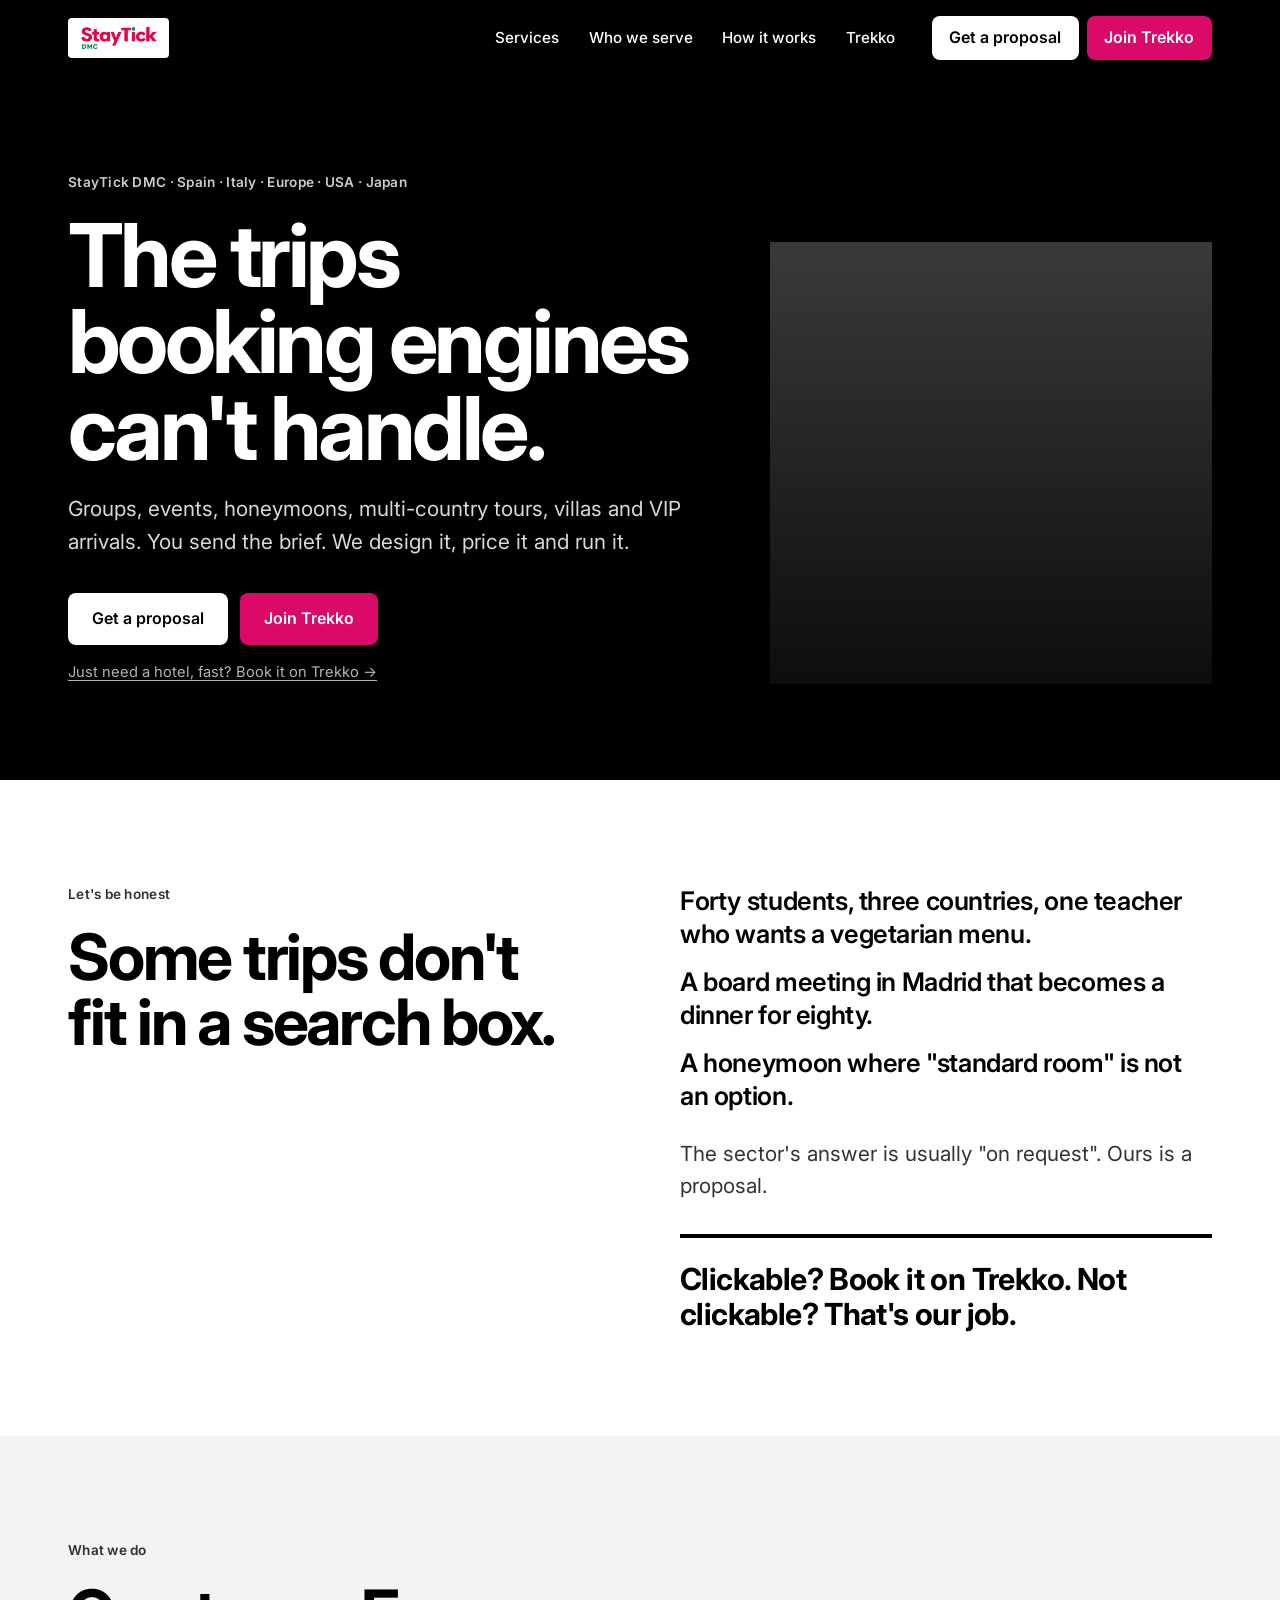
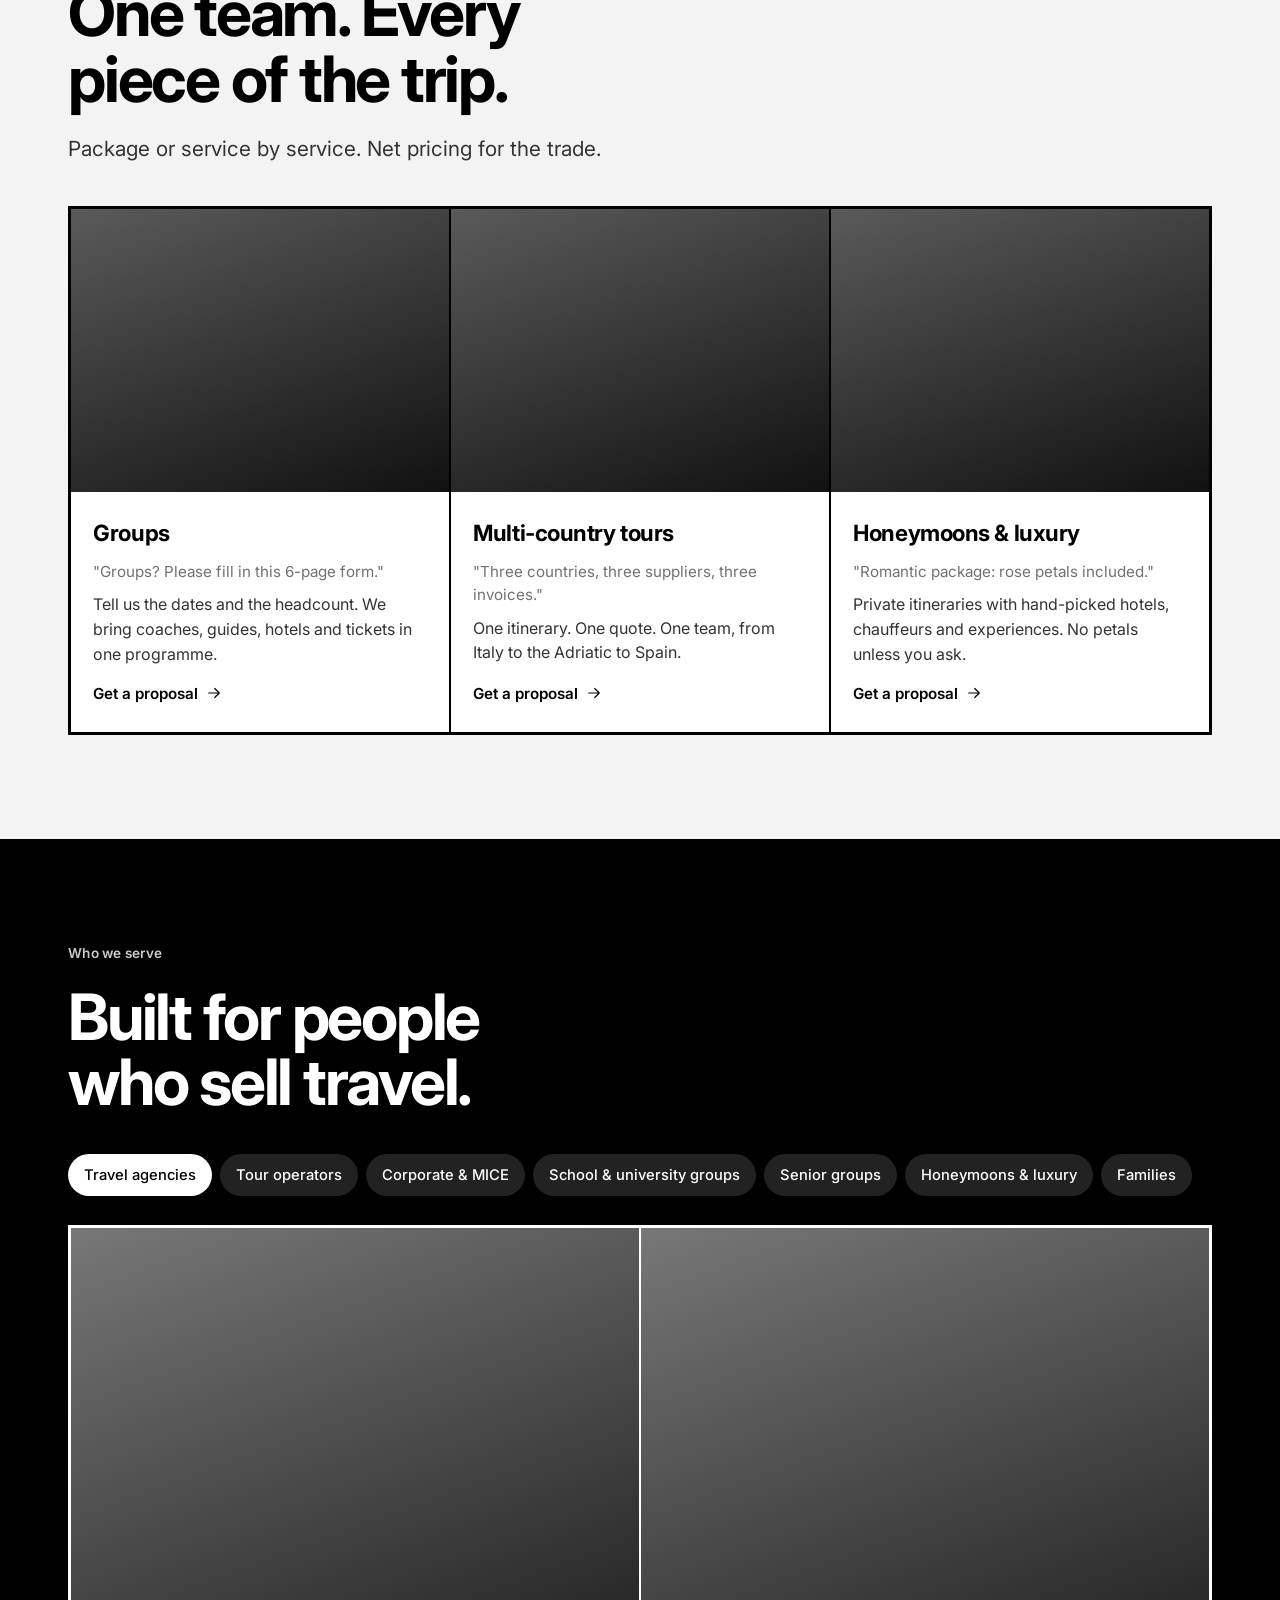
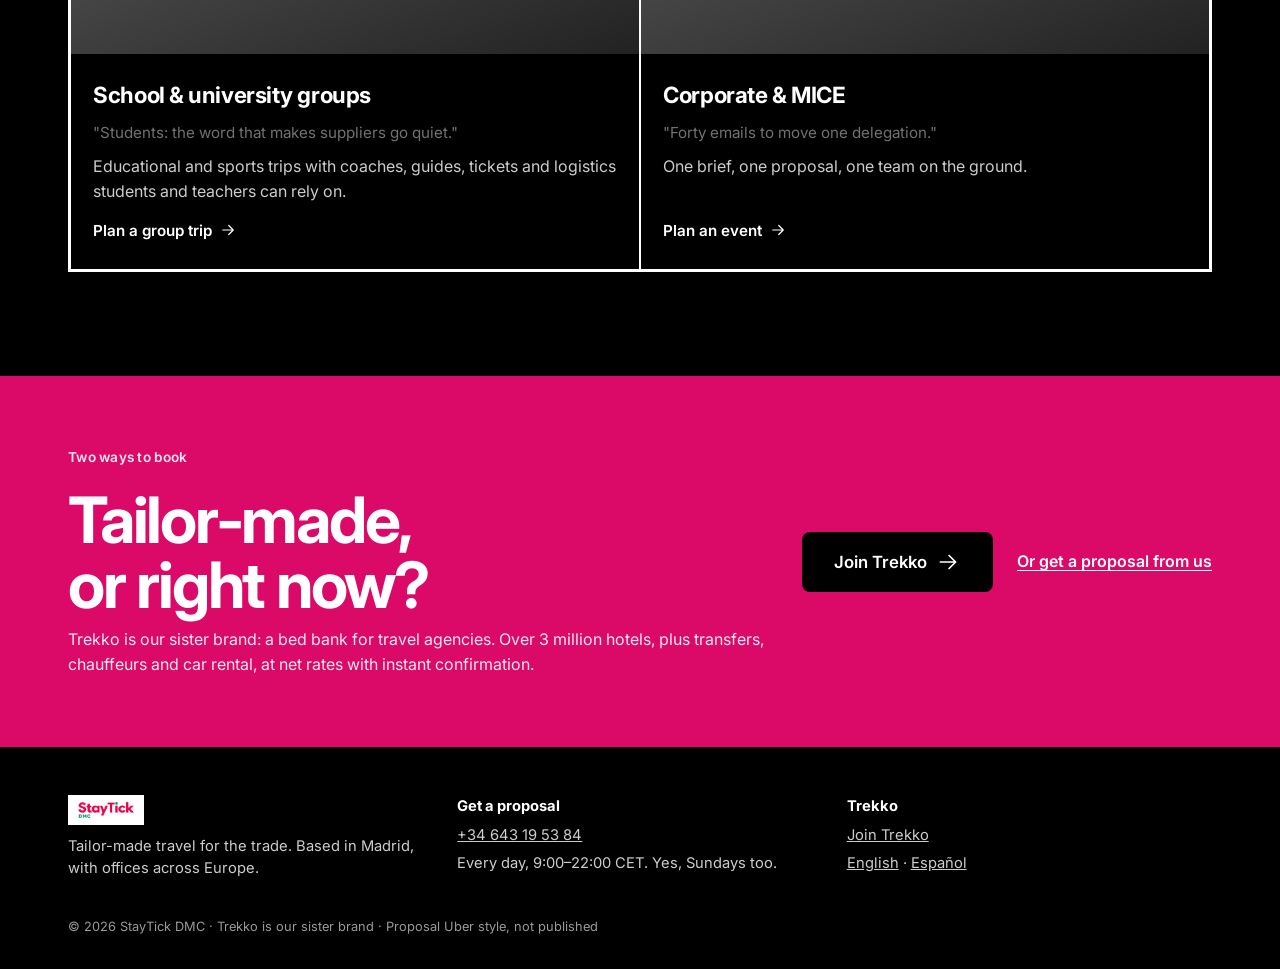
<file: variants/uber/index.html>
<!doctype html>
<html lang="en" dir="ltr" data-dmc-design="v3-uber">
<head>
<meta charset="utf-8">
<meta name="viewport" content="width=device-width, initial-scale=1, viewport-fit=cover">
<title>StayTick DMC — proposal Uber style</title>
<meta name="robots" content="noindex, nofollow">
<link rel="icon" href="data:image/svg+xml,%3Csvg xmlns='http://www.w3.org/2000/svg' viewBox='0 0 64 64'%3E%3Crect width='64' height='64' rx='12' fill='%23FFFFFF'/%3E%3Ctext x='32' y='43' font-family='Helvetica,Arial,sans-serif' font-weight='700' font-size='34' fill='%23F60C75' text-anchor='middle'%3ES%3C/text%3E%3C/svg%3E">
<link rel="preconnect" href="https://fonts.googleapis.com">
<link rel="preconnect" href="https://fonts.gstatic.com" crossorigin>
<link rel="stylesheet" href="https://fonts.googleapis.com/css2?family=Inter:wght@400;500;600;700;800&amp;display=swap">
<style>
:root{--font:-apple-system,BlinkMacSystemFont,"SF Pro Display","SF Pro Text",Inter,"Helvetica Neue",Arial,sans-serif;--magenta:#DB0A69;--brand:#F60C75;--gutter:16px;--maxw:1240px;--header-h:72px}
@media (min-width:640px){:root{--gutter:clamp(24px,4vw,48px);--header-h:76px}}
*,*::before,*::after{box-sizing:border-box}
html{scroll-behavior:smooth;scroll-padding-top:calc(var(--header-h) + 8px);-webkit-text-size-adjust:100%}
body{margin:0;font-family:var(--font);font-size:1rem;line-height:1.55;-webkit-font-smoothing:antialiased;overflow-x:clip}
em,i{font-style:normal} button,input{font-family:inherit}
img{display:block;max-width:100%;height:auto} a{color:inherit} p{margin:0}
h1,h2,h3{margin:0;text-wrap:balance}
.wrap{max-width:var(--maxw);margin-inline:auto;padding-inline:var(--gutter)}
.sr-only{position:absolute!important;width:1px;height:1px;overflow:hidden;clip:rect(0 0 0 0);white-space:nowrap}
.skip{position:absolute;inset-inline-start:var(--gutter);inset-block-start:-100px;z-index:100;background:#000;color:#fff;padding:.7rem 1rem}
.skip:focus{inset-block-start:8px}
.ico{width:26px;height:26px;flex:none;stroke:currentColor;fill:none;stroke-width:1.6;stroke-linecap:round;stroke-linejoin:round}
.go .ico{width:18px;height:18px;transition:transform .2s}
.card:hover .go .ico{transform:translateX(3px)}
[dir="rtl"] .go .ico{transform:scaleX(-1)}
.btn{display:inline-flex;align-items:center;justify-content:center;gap:.5rem;min-height:52px;padding:.85rem 1.5rem;border:0;font-weight:600;font-size:1rem;line-height:1.2;text-decoration:none;cursor:pointer;transition:background .2s,transform .2s,box-shadow .2s}
.btn:active{transform:scale(.98)}
.hdr{position:sticky;inset-block-start:0;z-index:60}
.hdr .wrap{display:flex;align-items:center;gap:1rem;height:var(--header-h)}
.brand{display:flex;flex:none} .brand img{height:36px;width:auto}
.nav-main{display:none;margin-inline-start:auto}
.nav-main ul{display:flex;gap:.25rem;list-style:none;margin:0;padding:0}
.nav-main a{display:block;padding:.55rem .8rem;font-size:.95rem;font-weight:500;text-decoration:none;white-space:nowrap}
.hdr-ctas{display:flex;align-items:center;gap:.5rem;margin-inline-start:auto}
.hdr-ctas .btn{min-height:44px;padding:.5rem 1.1rem;font-size:1rem;white-space:nowrap}
.hdr-rfp,.full{display:none}
.burger{display:inline-grid;place-items:center;width:44px;height:44px;border:0;background:transparent;color:inherit;cursor:pointer}
.burger span{display:block;width:20px;height:2px;background:currentColor;position:relative}
.burger span::before,.burger span::after{content:"";position:absolute;inset-inline-start:0;width:20px;height:2px;background:currentColor}
.burger span::before{top:-6px} .burger span::after{top:6px}
.mnav{position:fixed;inset:var(--header-h) 0 0 0;z-index:55;overflow-y:auto;padding:1rem var(--gutter) 2rem;display:flex;flex-direction:column;gap:.9rem}
.mnav[hidden]{display:none}
.mnav ul{list-style:none;margin:0;padding:0}
.mnav li a{display:block;padding:.9rem 0;font-size:1.35rem;font-weight:600;text-decoration:none}
.mnav .btn{width:100%}
body.menu-open{overflow:hidden}
@media (min-width:720px){.hdr-rfp{display:inline-flex}.full{display:inline}.short{display:none}}
@media (min-width:1100px){.nav-main{display:block}.hdr-ctas{margin-inline-start:.5rem}.burger{display:none}.mnav{display:none!important}}
.hero-ctas{display:flex;flex-wrap:wrap;gap:.75rem}
@media (max-width:639px){.hero-ctas .btn{width:100%}}
.slot{position:relative;overflow:hidden}
.slot-tag{position:absolute;inset-block-start:12px;inset-inline-start:12px;max-width:calc(100% - 24px);font-size:.72rem;font-weight:600;line-height:1.35;padding:.3rem .6rem}
.cards{display:grid;gap:1.25rem}
.card{display:flex;flex-direction:column;text-decoration:none;color:inherit;overflow:hidden}
.card .body{display:flex;flex-direction:column;gap:.55rem;flex:1}
.go{margin-block-start:auto;display:inline-flex;align-items:center;gap:.4rem;font-weight:600;font-size:.95rem;padding-block-start:.4rem}
.pills{display:flex;gap:.5rem;list-style:none;margin:0;padding:0;overflow-x:auto;scrollbar-width:none}
.card .q{color:#717171!important;font-size:.95rem}
.honest{list-style:none;margin:0 0 1.6rem;padding:0;display:grid;gap:.9rem}
.honest li{font-size:clamp(1.2rem,1rem + .8vw,1.6rem);font-weight:600;letter-spacing:-.015em;line-height:1.3}
.banner-ctas{display:flex;flex-wrap:wrap;gap:1rem 1.5rem;align-items:center}
.blink{font-weight:600;text-decoration:underline;text-underline-offset:3px}
.note a{text-decoration:underline;text-underline-offset:3px}
.pills::-webkit-scrollbar{display:none} .pills li{flex:none}
.pills a{display:inline-flex;align-items:center;min-height:42px;padding:.5rem 1rem;font-size:.92rem;font-weight:500;text-decoration:none;white-space:nowrap}

body{background:#fff;color:#000}
.hdr{background:#000;color:#fff}
.brand{background:#fff;padding:.35rem .6rem;border-radius:4px}.brand img{height:28px}
.nav-main a{color:#fff;border-radius:999px}.nav-main a:hover{background:#333}
.btn{border-radius:8px}
.b1{background:#000;color:#fff}.b1:hover{background:#333}
.hdr .b1,.mnav .b1{background:#fff;color:#000}.hdr .b1:hover{background:#E2E2E2}
.b2{background:var(--magenta);color:#fff}.b2:hover{background:#BE085B}
.mnav{background:#000;color:#fff}.mnav li a{border-block-end:1px solid #333}
.hero{background:#000;color:#fff;padding-block:clamp(3rem,2rem + 5vw,7rem)}
.hero-grid{display:grid;gap:2.5rem;align-items:end}
@media(min-width:1000px){.hero-grid{grid-template-columns:1.2fr .8fr}}
.hero .b1{background:#fff;color:#000}.hero .b1:hover{background:#E2E2E2}
.kicker{display:block;font-size:.85rem;font-weight:600;letter-spacing:.02em;margin-block-end:1.2rem;opacity:.8}
h1{font-size:clamp(3rem,1.4rem + 6vw,5.5rem);font-weight:700;letter-spacing:-.04em;line-height:.98}
h2{font-size:clamp(2.2rem,1.3rem + 3.4vw,4rem);font-weight:700;letter-spacing:-.035em;line-height:1.02}
h3{font-size:1.4rem;font-weight:700;letter-spacing:-.02em}
.lead{font-size:clamp(1.06rem,1rem + .4vw,1.3rem);max-width:56ch;margin-block-start:1.4rem;opacity:.85}
.hero-ctas{margin-block-start:2.2rem}
.note{margin-block-start:1rem;font-size:.92rem;opacity:.7}
.hero-media{aspect-ratio:1/1;background:linear-gradient(180deg,#3A3A3A,#0D0D0D);border-radius:0}
.slot-tag{background:#fff;color:#000;border-radius:0}
.sec{padding-block:clamp(4rem,2.5rem + 5vw,8rem)}
.what{background:#fff}
.what-grid{display:grid;gap:2rem}@media(min-width:1000px){.what-grid{grid-template-columns:1fr 1fr;gap:5rem}}
.what .lead{margin:0;opacity:1;color:#333}
.pull{margin-block-start:2rem;padding-block-start:1.5rem;border-block-start:4px solid #000;font-size:clamp(1.4rem,1.1rem + 1vw,2rem);font-weight:700;letter-spacing:-.02em;line-height:1.15}
.services{background:#F3F3F3}
.head{margin-block-end:2.5rem;max-width:760px}.head .lead{color:#333;opacity:1}
.cards{gap:0;border:2px solid #000}
.cards.c3{grid-template-columns:1fr}@media(min-width:760px){.cards.c3{grid-template-columns:repeat(3,1fr)}}
.cards.c2{grid-template-columns:1fr}@media(min-width:760px){.cards.c2{grid-template-columns:repeat(2,1fr)}}
.card{background:#fff;border:2px solid #000;margin:-1px;transition:background .2s}
.card:hover{background:#F6F6F6}
.card .slot{aspect-ratio:4/3;background:linear-gradient(160deg,#5A5A5A 0%,#111 100%)}
.card .body{padding:1.5rem 1.4rem 1.7rem}
.card p{color:#333}
.segments{background:#000;color:#fff}.segments .head .lead{color:#ccc}
.segments .pills{margin-block-end:1.8rem}
.segments .pills a{background:#222;color:#fff;border-radius:999px}.segments .pills a[aria-current]{background:#fff;color:#000}
.segments .cards{border-color:#fff}.segments .card{background:#000;border-color:#fff}.segments .card:hover{background:#111}.segments .card p{color:#ccc}
.segments .card .slot{background:linear-gradient(160deg,#777 0%,#222 100%)}
.banner{background:var(--magenta);color:#fff;padding-block:clamp(2.5rem,2rem + 3vw,5rem)}
.banner-grid{display:grid;gap:1.5rem;align-items:center}@media(min-width:900px){.banner-grid{grid-template-columns:1fr auto}}
.banner .kicker{opacity:.9}.banner p{margin-block-start:.6rem;opacity:.9}
.b-banner{background:#000;color:#fff;min-height:60px;padding-inline:2rem;font-size:1.05rem}.b-banner:hover{background:#222}
.ftr{background:#000;color:#ccc;padding-block:3rem 2rem;font-size:.92rem}
.ftr-grid{display:grid;gap:1.5rem}@media(min-width:900px){.ftr-grid{grid-template-columns:repeat(3,1fr)}}
.ftr b{display:block;color:#fff;margin-block-end:.4rem}.ftr p{margin-block-end:.3rem}
.flogo{height:30px;width:auto;margin-block-end:.6rem;background:#fff;padding:.3rem .5rem}
.fine{margin-block-start:2rem;font-size:.8rem;color:#999}
.ph{border:1px dashed #888;padding:0 .3rem;font-size:.85em}
:focus-visible{outline:3px solid var(--magenta);outline-offset:3px}

</style>
</head>
<body class="v-uber">
<a class="skip" href="#main">Skip to content</a>
<header class="hdr">
  <div class="wrap">
    <a class="brand" href="#top" aria-label="StayTick DMC — home"><img src="/img/staytick-logo.png" alt="StayTick DMC" width="620" height="211"></a>
    <nav class="nav-main" aria-label="Main"><ul><li><a href="#services">Services</a></li><li><a href="#segments">Who we serve</a></li><li><a href="#what">How it works</a></li><li><a href="#trekko">Trekko</a></li></ul></nav>
    <div class="hdr-ctas">
      <a class="btn b1 hdr-rfp" href="#proposal">Get a proposal</a>
      <a class="btn b2" href="https://trekko.co/signup?from=en&amp;utm_source=dmc&amp;utm_medium=referral&amp;utm_campaign=dmc-v3-uber" rel="noopener">Join Trekko</a>
      <button class="burger" id="burger" type="button" aria-expanded="false" aria-controls="mnav"><span aria-hidden="true"></span><span class="sr-only">Menu</span></button>
    </div>
  </div>
</header>
<nav class="mnav" id="mnav" aria-label="Mobile" hidden>
  <ul><li><a href="#services">Services</a></li><li><a href="#segments">Who we serve</a></li><li><a href="#what">How it works</a></li><li><a href="#trekko">Trekko</a></li><li><a href="#proposal">Contact</a></li></ul>
  <a class="btn b1" href="#proposal">Get a proposal</a>
  <a class="btn b2" href="https://trekko.co/signup?from=en&amp;utm_source=dmc&amp;utm_medium=referral&amp;utm_campaign=dmc-v3-uber" rel="noopener">Join Trekko</a>
</nav>
<main id="main">
<section class="hero" id="top" aria-labelledby="h1">
  <div class="wrap hero-grid">
    <div class="hero-copy">
      <span class="kicker">StayTick DMC · Spain · Italy · Europe · USA · Japan</span>
      <h1 id="h1">The trips booking engines can't handle.</h1>
      <p class="lead">Groups, events, honeymoons, multi-country tours, villas and VIP arrivals. You send the brief. We design it, price it and run it.</p>
      <div class="hero-ctas"><a class="btn b1" href="#proposal">Get a proposal</a><a class="btn b2" href="https://trekko.co/signup?from=en&amp;utm_source=dmc&amp;utm_medium=referral&amp;utm_campaign=dmc-v3-uber" rel="noopener">Join Trekko</a></div>
      <p class="note"><a href="https://trekko.co/signup?from=en&amp;utm_source=dmc&amp;utm_medium=referral&amp;utm_campaign=dmc-v3-uber" rel="noopener">Just need a hotel, fast? Book it on Trekko →</a></p>
    </div>
    <div class="hero-media slot" aria-hidden="true"></div>
  </div>
</section>

<section class="sec what" id="what" aria-labelledby="h-what">
  <div class="wrap what-grid">
    <div><span class="kicker">Let's be honest</span><h2 id="h-what">Some trips don't fit in a search box.</h2></div>
    <div>
      <ul class="honest"><li>Forty students, three countries, one teacher who wants a vegetarian menu.</li><li>A board meeting in Madrid that becomes a dinner for eighty.</li><li>A honeymoon where "standard room" is not an option.</li></ul>
      <p class="lead">The sector's answer is usually "on request". Ours is a proposal.</p>
      <p class="pull">Clickable? Book it on Trekko. Not clickable? That's our job.</p>
    </div>
  </div>
</section>

<section class="sec services" id="services" aria-labelledby="h-svc">
  <div class="wrap">
    <div class="head"><span class="kicker">What we do</span><h2 id="h-svc">One team. Every piece of the trip.</h2><p class="lead">Package or service by service. Net pricing for the trade.</p></div>
    <div class="cards c3">
      <a class="card svc" href="#proposal" data-trip="Group">
        <div class="slot" aria-hidden="true"></div>
        <div class="body"><h3>Groups</h3><p class="q">"Groups? Please fill in this 6-page form."</p><p>Tell us the dates and the headcount. We bring coaches, guides, hotels and tickets in one programme.</p><span class="go">Get a proposal <svg class="ico" viewBox="0 0 24 24" aria-hidden="true"><path d="M5 12h14M13 6l6 6-6 6"/></svg></span></div>
      </a>
      <a class="card svc" href="#proposal" data-trip="Multi-destination package">
        <div class="slot" aria-hidden="true"></div>
        <div class="body"><h3>Multi-country tours</h3><p class="q">"Three countries, three suppliers, three invoices."</p><p>One itinerary. One quote. One team, from Italy to the Adriatic to Spain.</p><span class="go">Get a proposal <svg class="ico" viewBox="0 0 24 24" aria-hidden="true"><path d="M5 12h14M13 6l6 6-6 6"/></svg></span></div>
      </a>
      <a class="card svc" href="#proposal" data-trip="Honeymoon or luxury">
        <div class="slot" aria-hidden="true"></div>
        <div class="body"><h3>Honeymoons &amp; luxury</h3><p class="q">"Romantic package: rose petals included."</p><p>Private itineraries with hand-picked hotels, chauffeurs and experiences. No petals unless you ask.</p><span class="go">Get a proposal <svg class="ico" viewBox="0 0 24 24" aria-hidden="true"><path d="M5 12h14M13 6l6 6-6 6"/></svg></span></div>
      </a>
    </div>
  </div>
</section>

<section class="sec segments" id="segments" aria-labelledby="h-seg">
  <div class="wrap">
    <div class="head"><span class="kicker">Who we serve</span><h2 id="h-seg">Built for people who sell travel.</h2></div>
    <ul class="pills" aria-label="Who we serve"><li><a href="#segments" aria-current="true">Travel agencies</a></li><li><a href="#segments">Tour operators</a></li><li><a href="#segments">Corporate &amp; MICE</a></li><li><a href="#segments">School &amp; university groups</a></li><li><a href="#segments">Senior groups</a></li><li><a href="#segments">Honeymoons &amp; luxury</a></li><li><a href="#segments">Families</a></li></ul>
    <div class="cards c2">
      <a class="card seg" href="#proposal" data-trip="School or university">
        <div class="slot" aria-hidden="true"></div>
        <div class="body"><h3>School &amp; university groups</h3><p class="q">"Students: the word that makes suppliers go quiet."</p><p>Educational and sports trips with coaches, guides, tickets and logistics students and teachers can rely on.</p><span class="go">Plan a group trip <svg class="ico" viewBox="0 0 24 24" aria-hidden="true"><path d="M5 12h14M13 6l6 6-6 6"/></svg></span></div>
      </a>
      <a class="card seg" href="#proposal" data-trip="Event or MICE">
        <div class="slot" aria-hidden="true"></div>
        <div class="body"><h3>Corporate &amp; MICE</h3><p class="q">"Forty emails to move one delegation."</p><p>One brief, one proposal, one team on the ground.</p><span class="go">Plan an event <svg class="ico" viewBox="0 0 24 24" aria-hidden="true"><path d="M5 12h14M13 6l6 6-6 6"/></svg></span></div>
      </a>
    </div>
  </div>
</section>

<section class="banner" id="trekko" aria-labelledby="h-tk">
  <div class="wrap banner-grid">
    <div>
      <span class="kicker">Two ways to book</span>
      <h2 id="h-tk">Tailor-made, or right now?</h2>
      <p>Trekko is our sister brand: a bed bank for travel agencies. Over 3 million hotels, plus transfers, chauffeurs and car rental, at net rates with instant confirmation.</p>
    </div>
    <div class="banner-ctas"><a class="btn b-banner" href="https://trekko.co/signup?from=en&amp;utm_source=dmc&amp;utm_medium=referral&amp;utm_campaign=dmc-v3-uber" rel="noopener">Join Trekko <svg class="ico" viewBox="0 0 24 24" aria-hidden="true"><path d="M5 12h14M13 6l6 6-6 6"/></svg></a><a class="blink" href="#proposal">Or get a proposal from us</a></div>
  </div>
</section>
</main>

<footer class="ftr" id="proposal">
  <div class="wrap ftr-grid">
    <div><img class="flogo" src="/img/staytick-logo.png" alt="StayTick DMC" width="620" height="211" loading="lazy"><p>Tailor-made travel for the trade. Based in Madrid, with offices across Europe.</p></div>
    <div><b>Get a proposal</b><p><a href="tel:+34643195384">+34 643 19 53 84</a></p><p>Every day, 9:00–22:00 CET. Yes, Sundays too.</p></div>
    <div><b>Trekko</b><p><a href="https://trekko.co/signup?from=en&amp;utm_source=dmc&amp;utm_medium=referral&amp;utm_campaign=dmc-v3-uber" rel="noopener">Join Trekko</a></p><p class="langs"><a href="/" lang="en">English</a> · <a href="/es/" lang="es" hreflang="es">Español</a></p></div>
  </div>
  <div class="wrap fine">© <span id="yr">2026</span> StayTick DMC · Trekko is our sister brand · Proposal Uber style, not published</div>
</footer>
<script>
(function(){var d=document;d.getElementById('yr').textContent=new Date().getFullYear();
var b=d.getElementById('burger'),m=d.getElementById('mnav');
function s(o){b.setAttribute('aria-expanded',o?'true':'false');m.hidden=!o;d.body.classList.toggle('menu-open',o);}
b.addEventListener('click',function(){s(b.getAttribute('aria-expanded')!=='true');});
m.addEventListener('click',function(e){if(e.target.closest('a'))s(false);});
d.addEventListener('keydown',function(e){if(e.key==='Escape'&&b.getAttribute('aria-expanded')==='true'){s(false);b.focus();}});})();
</script>
</body>
</html>
</file>
<file: css/site.css>
/* Inter autoalojada (OFL 1.1, fonts/Inter-OFL.txt) - sin peticiones a Google Fonts (P1-1 cpo 08-nov) */
@font-face{font-family:"Inter";font-style:normal;font-weight:400 700;font-display:swap;src:url(/fonts/inter-latin.woff2) format("woff2");unicode-range:U+0000-00FF,U+0131,U+0152-0153,U+02BB-02BC,U+02C6,U+02DA,U+02DC,U+0304,U+0308,U+0329,U+2000-206F,U+20AC,U+2122,U+2191,U+2193,U+2212,U+2215,U+FEFF,U+FFFD}
@font-face{font-family:"Inter";font-style:normal;font-weight:400 700;font-display:swap;src:url(/fonts/inter-latin-ext.woff2) format("woff2");unicode-range:U+0100-02BA,U+02BD-02C5,U+02C7-02CC,U+02CE-02D7,U+02DD-02FF,U+0304,U+0308,U+0329,U+1D00-1DBF,U+1E00-1E9F,U+1EF2-1EFF,U+2020,U+20A0-20AB,U+20AD-20C4,U+2113,U+2C60-2C7F,U+A720-A7FF}
:root{
  --ink:#1D1D1F; --ink-2:#2C2C2E; --gold:#F60C75; --gold-2:#FF3D8F; --ivory:#F5F5F7; --paper:#FFFFFF; --green:#2EC27E;
  --stone:#6E6E73; --line:rgba(29,29,31,.10); --line-dark:rgba(29,29,31,.10);
  --display:-apple-system,BlinkMacSystemFont,"SF Pro Display","Inter","Helvetica Neue",Helvetica,Arial,sans-serif; --body:-apple-system,BlinkMacSystemFont,"SF Pro Text","Inter","Helvetica Neue",Helvetica,Arial,sans-serif;
}
*{box-sizing:border-box} html{scroll-behavior:smooth} body{margin:0;font-family:var(--body);color:var(--ink);background:var(--paper);font-weight:400;line-height:1.6;-webkit-font-smoothing:antialiased}
img{max-width:100%;display:block} a{color:inherit}
.wrap{max-width:1180px;margin-inline:auto;padding-inline:clamp(16px,4vw,40px)}
.eyebrow{font-size:.72rem;letter-spacing:.22em;text-transform:uppercase;color:var(--gold);font-weight:600}
h1,h2,h3{font-family:var(--display);font-weight:600;letter-spacing:-.02em;line-height:1.08;margin:0;text-wrap:balance}
h2{font-size:clamp(2rem,4.2vw,3.2rem)} h3{font-size:1.5rem}
.lead{font-size:clamp(1.05rem,1.4vw,1.2rem);color:var(--stone);max-width:62ch;font-weight:300}
.btn{display:inline-flex;align-items:center;gap:.6rem;padding:.95rem 1.6rem;border-radius:999px;font-weight:600;font-size:.9rem;letter-spacing:.04em;text-decoration:none;border:1px solid transparent;transition:transform .2s,background .2s,color .2s}
.btn-gold{background:var(--gold);color:#fff} .btn-gold:hover{background:var(--gold-2);transform:translateY(-1px)}
.btn-ghost{border-color:var(--ink);color:var(--ink)} .btn-ghost:hover{background:var(--ivory)}
.btn-ink{background:var(--gold);color:#fff} .btn-ink:hover{background:var(--gold-2)}
/* nav */
.nav{position:sticky;top:env(safe-area-inset-top,0px);z-index:50;background:rgba(255,255,255,.86);backdrop-filter:blur(14px);color:var(--ink);border-bottom:1px solid var(--line)}
.nav .wrap{display:flex;align-items:center;justify-content:space-between;gap:1rem;height:66px}
.brand{display:flex;align-items:center;gap:.7rem;text-decoration:none;font-size:1rem}.brand img{height:48px;width:auto}
.brand small{font-size:.66rem;letter-spacing:.22em;text-transform:uppercase;color:var(--stone);font-weight:600;padding-left:.7rem;border-left:1px solid var(--line)}
.nav ul{display:flex;gap:1.6rem;list-style:none;margin:0;padding:0;font-size:.82rem;letter-spacing:.06em;text-transform:uppercase}
.nav ul a{text-decoration:none;opacity:.85} .nav ul a:hover{opacity:1;color:var(--gold)}
.nav .cta{font-size:.78rem;padding:.6rem 1.1rem}
@media(max-width:900px){.nav ul{display:none}}
/* hero */
.hero{position:relative;color:var(--ink);background:#fff;isolation:isolate;overflow:hidden}
.hero img{position:absolute;inset:0;width:100%;height:100%;object-fit:cover;z-index:-2}
.hero::after{content:"";position:absolute;inset:0;z-index:-1;background:linear-gradient(90deg,rgba(255,255,255,.97) 0%,rgba(255,255,255,.9) 45%,rgba(255,255,255,.35) 100%)}
.hero .wrap{padding-block:clamp(4rem,12vw,9rem) clamp(3rem,7vw,5rem);display:grid;gap:1.6rem;max-width:1180px}
.hero h1{font-size:clamp(2.4rem,5.6vw,4.6rem);max-width:15ch;font-weight:700;letter-spacing:-.03em}
.hero h1 em{font-style:normal;color:var(--gold)}
.hero p{max-width:56ch;font-size:clamp(1rem,1.5vw,1.2rem);font-weight:400;color:var(--stone)}
.hero .actions{display:flex;flex-wrap:wrap;gap:.8rem;margin-top:.4rem}
.stats{display:flex;flex-wrap:wrap;gap:2.4rem;margin-top:2rem;padding-top:1.6rem;border-top:1px solid var(--line)}
.stats b{display:block;font-family:var(--display);font-size:2.2rem;font-weight:700;letter-spacing:-.03em;line-height:1;color:var(--gold)}
.stats span{font-size:.75rem;letter-spacing:.14em;text-transform:uppercase;color:var(--stone)}
/* sections */
section{padding-block:clamp(3.5rem,8vw,6.5rem)}
.sec-head{display:grid;gap:.9rem;margin-bottom:clamp(2rem,4vw,3.2rem);max-width:70ch}
.about{background:var(--ivory)}
.about .grid{display:grid;grid-template-columns:1.1fr .9fr;gap:clamp(2rem,5vw,4.5rem);align-items:center}
.about .photo{border-radius:18px;overflow:hidden;aspect-ratio:4/3;box-shadow:0 30px 60px -30px rgba(14,27,43,.45)}
.about .photo img{width:100%;height:100%;object-fit:cover}
.pillars{display:grid;gap:1.1rem;margin-top:1.6rem}
.pillars li{display:grid;grid-template-columns:auto 1fr;gap:.9rem;align-items:start;list-style:none;padding:0}
.pillars ul{padding:0;margin:0}
.pillars i{width:34px;height:34px;border-radius:50%;background:var(--gold);color:#fff;font-weight:700;display:grid;place-items:center;font-style:normal;font-family:var(--display);font-size:1.1rem}
.pillars b{display:block;font-weight:600} .pillars span{color:var(--stone);font-size:.95rem}
.offices{display:flex;flex-wrap:wrap;gap:1.4rem 2.4rem;margin-top:1.8rem;font-size:.85rem;color:var(--stone)}
.offices b{color:var(--ink);font-weight:600;letter-spacing:.08em;text-transform:uppercase;font-size:.72rem;display:block}
/* services */
.services{background:var(--paper)}
.svc-grid{display:grid;grid-template-columns:repeat(3,1fr);gap:1.4rem}
.svc{position:relative;border-radius:18px;overflow:hidden;background:var(--ivory);color:var(--ivory);aspect-ratio:4/5;display:flex;align-items:flex-end;isolation:isolate}
.svc img{position:absolute;inset:0;width:100%;height:100%;object-fit:cover;z-index:-1;transition:transform .6s ease;opacity:.9}
.svc::before{content:"";position:absolute;inset:0;background:linear-gradient(180deg,rgba(14,27,43,0) 30%,rgba(14,27,43,.92) 100%);z-index:0}
.svc:hover img{transform:scale(1.05)}
.svc div{position:relative;padding:1.5rem}
.svc h3{color:var(--ivory);margin-bottom:.4rem} .svc p{margin:0;font-size:.9rem;color:rgba(246,242,234,.82);font-weight:300}
.svc.text{background:var(--ivory);color:var(--ink);aspect-ratio:auto;align-items:flex-start;padding:1.5rem;border:0}
.svc.text::before{display:none} .svc.text h3{color:var(--ink)} .svc.text p{color:var(--stone)} .svc.text div{padding:0}
.svc.text ul{margin:.6rem 0 0;padding-left:1.1rem;color:var(--stone);font-size:.9rem;line-height:1.7}.svc.text ul li::marker{color:var(--gold)}
@media(max-width:900px){.svc-grid{grid-template-columns:repeat(2,1fr)}} @media(max-width:560px){.svc-grid{grid-template-columns:1fr}.svc{aspect-ratio:4/3}}
/* dark band */
.band{background:var(--ivory);color:var(--ink)}
.band .eyebrow{color:var(--gold)} .band h2{color:var(--ink)} .band .lead{color:var(--stone)}
.principles{display:grid;grid-template-columns:repeat(4,1fr);gap:1.2rem;margin-top:2.4rem}
.principles div{background:#fff;padding:1.4rem;border-radius:18px}
.principles b{display:block;font-family:var(--display);font-size:1.25rem;font-weight:600;margin-bottom:.4rem;color:var(--gold)}
.principles p{margin:0;font-size:.9rem;color:var(--stone)}
@media(max-width:900px){.principles{grid-template-columns:repeat(2,1fr)}} @media(max-width:520px){.principles{grid-template-columns:1fr}}
/* destinations */
.dest{background:var(--ivory)}
.regions{display:grid;grid-template-columns:repeat(3,1fr);gap:2rem}
.region h3{margin-bottom:.9rem;padding-bottom:.6rem;border-bottom:2px solid var(--gold)}
.region ul{columns:2;column-gap:1.5rem;list-style:none;padding:0;margin:0;font-size:.92rem;line-height:1.9;color:var(--stone)}
.region ul li::before{content:"·";color:var(--gold);margin-right:.5rem;font-weight:700}
@media(max-width:900px){.regions{grid-template-columns:1fr}}
/* italy */
.italy .head-row{display:grid;grid-template-columns:1fr 1fr;gap:2rem;align-items:end;margin-bottom:2.4rem}
.routes{display:grid;grid-template-columns:repeat(4,1fr);gap:1.2rem}
.route{border:0;border-radius:18px;overflow:hidden;background:#fff;display:flex;flex-direction:column}
.route img{aspect-ratio:3/2;object-fit:cover;width:100%}
.route div{padding:1.2rem;display:grid;gap:.5rem;flex:1}
.route .eyebrow{font-size:.66rem} .route h3{font-size:1.3rem}
.route p{margin:0;font-size:.88rem;color:var(--stone)} .route ul{margin:.3rem 0 0;padding-left:1rem;font-size:.84rem;color:var(--stone);line-height:1.6}
@media(max-width:1000px){.routes{grid-template-columns:repeat(2,1fr)}.italy .head-row{grid-template-columns:1fr}} @media(max-width:520px){.routes{grid-template-columns:1fr}}
/* fleet */
.fleet{background:#fff;color:var(--ink)}
.fleet .grid{display:grid;grid-template-columns:1fr 1fr;gap:3rem;align-items:center}
.fleet .eyebrow{color:var(--gold)} .fleet h2{color:var(--ink)} .fleet p{color:var(--stone)}
.fleet img{border-radius:18px;aspect-ratio:4/3;object-fit:cover;width:100%}
.fleet dl{display:grid;grid-template-columns:1fr 1fr;gap:1rem 2rem;margin:1.6rem 0 0}
.fleet dt{font-size:.7rem;letter-spacing:.18em;text-transform:uppercase;color:var(--gold);font-weight:600} .fleet dd{margin:.2rem 0 0;font-size:.95rem;color:var(--ink)}
@media(max-width:900px){.fleet .grid{grid-template-columns:1fr}}
/* trekko */
.trekko{background:var(--paper)}
.trekko .card{display:grid;grid-template-columns:auto 1fr auto;gap:2rem;align-items:center;border:0;border-radius:24px;padding:clamp(1.4rem,3vw,2.4rem);background:var(--ivory)}
.trekko .logo{width:120px;height:120px;border-radius:50%;background:#fff;display:grid;place-items:center;box-shadow:0 10px 30px -12px rgba(14,27,43,.35)}
.trekko .logo img{width:96px}
.trekko h2{font-size:clamp(1.7rem,3vw,2.4rem)} .trekko p{margin:.5rem 0 0;color:var(--stone);max-width:60ch}
@media(max-width:820px){.trekko .card{grid-template-columns:1fr;text-align:center;justify-items:center}}
/* signup */
.signup{background:var(--ivory)}
.signup .grid{display:grid;grid-template-columns:.9fr 1.1fr;gap:clamp(2rem,5vw,4rem);align-items:start}
.signup ul.perks{list-style:none;padding:0;margin:1.4rem 0 0;display:grid;gap:.8rem;color:var(--stone);font-size:.95rem}
.signup ul.perks li::before{content:"—";color:var(--gold);margin-right:.6rem}
form{background:#fff;border:0;border-radius:24px;padding:clamp(1.3rem,3vw,2.2rem);display:grid;gap:1rem;box-shadow:0 30px 60px -40px rgba(14,27,43,.4)}
.row{display:grid;grid-template-columns:1fr 1fr;gap:1rem} @media(max-width:560px){.row{grid-template-columns:1fr}}
label{display:grid;gap:.35rem;font-size:.74rem;letter-spacing:.1em;text-transform:uppercase;font-weight:600;color:var(--ink)}
input,select,textarea{font:inherit;font-size:.95rem;letter-spacing:0;text-transform:none;font-weight:400;padding:.8rem .9rem;border:1px solid var(--line);border-radius:12px;background:var(--ivory);color:var(--ink);width:100%}
input:focus,select:focus,textarea:focus{outline:2px solid var(--gold);outline-offset:1px;border-color:var(--gold)}
textarea{min-height:110px;resize:vertical}
.consent{font-size:.8rem;color:var(--stone);display:flex;gap:.6rem;align-items:flex-start;text-transform:none;letter-spacing:0;font-weight:400}
.consent input{width:auto;margin-top:.2rem}
.form-note{font-size:.8rem;color:var(--stone);margin:0}
.ok{display:none;background:var(--green);color:#fff;padding:1rem 1.2rem;border-radius:4px;font-size:.95rem}
@media(max-width:900px){.signup .grid{grid-template-columns:1fr}}
/* contact strip */
.contact{background:var(--paper);border-top:1px solid var(--line)}
.contact .grid{display:grid;grid-template-columns:repeat(3,1fr);gap:2rem}
.contact b{display:block;font-size:.7rem;letter-spacing:.2em;text-transform:uppercase;color:var(--gold);margin-bottom:.4rem}
.contact a{text-decoration:none;font-family:var(--display);font-size:1.5rem}
.contact p{margin:.3rem 0 0;color:var(--stone);font-size:.9rem}
@media(max-width:760px){.contact .grid{grid-template-columns:1fr}}
/* footer */
footer{background:var(--ivory);color:var(--stone);padding-block:3.5rem 2rem;border-top:1px solid var(--line)}
.foot{display:grid;grid-template-columns:1.4fr 1fr 1fr 1fr;gap:2.5rem}
.foot h4{margin:0 0 .9rem;font-size:.72rem;letter-spacing:.2em;text-transform:uppercase;color:var(--ink);font-weight:700}
.foot ul{list-style:none;margin:0;padding:0;display:grid;gap:.5rem;font-size:.9rem}
.foot a{text-decoration:none;opacity:.85} .foot a:hover{opacity:1;color:var(--gold)}
.foot .brand{margin-bottom:.8rem}
.foot p{margin:0;font-size:.88rem;max-width:40ch;font-weight:300}
.legal{display:flex;flex-wrap:wrap;justify-content:space-between;gap:1rem;margin-top:3rem;padding-top:1.4rem;border-top:1px solid var(--line);font-size:.78rem;color:var(--stone)}
.legal a{text-decoration:none}
.langs{display:flex;flex-wrap:wrap;gap:.7rem;font-size:.75rem;letter-spacing:.08em;text-transform:uppercase}
.langs span{opacity:.5}
@media(max-width:900px){.foot{grid-template-columns:1fr 1fr}} @media(max-width:520px){.foot{grid-template-columns:1fr}}
@media(prefers-reduced-motion:reduce){*{transition:none!important;scroll-behavior:auto}}
/* estado de error honesto del formulario (fix/contenido-embudo) */
.ok.err{background:#B3261E}.ok a{color:inherit}

/* mobile fixes 2026-11-08 (CEO: "no es mobile friendly") */
@media(max-width:900px){
  .about .grid{grid-template-columns:1fr}
  .about .photo{aspect-ratio:16/10;max-width:100%}
  .svc:not(.text){aspect-ratio:auto;min-height:18rem}
  .svc:not(.text)::before{background:linear-gradient(180deg,rgba(14,27,43,.28) 0%,rgba(14,27,43,.78) 40%,rgba(14,27,43,.97) 100%)}
  .svc:not(.text) h3{text-shadow:0 1px 3px rgba(0,0,0,.5)} .svc:not(.text) p{color:rgba(246,242,234,.95)}
}
@media(max-width:560px){
  .stats{gap:1.1rem 1.6rem;justify-content:space-between}
  .stats>div{flex:1 1 30%}
  .stats b{font-size:1.75rem}
  .stats span{font-size:.66rem;letter-spacing:.1em}
  .fleet dl{grid-template-columns:1fr;gap:.9rem}
  #map svg text{font-size:10px;font-weight:700;paint-order:stroke;stroke:#fff;stroke-width:2.5px;stroke-linejoin:round}
  #map svg circle{r:3.2}
  .trekko .card{padding:1.4rem}
  .offices{gap:1rem 1.6rem}
}
/* ===== RTL (ar) - infraestructura preparada 2026-11-08 (D-2026-11-08-DMC-IDIOMAS-AR-RU-PT-RANKING). Se activa con <html lang="ar" dir="rtl">. ===== */
/* Grid y flex se espejan solos con dir=rtl; aqui solo lo que va con left/right fijo, tipografia y lo que NO debe espejarse. */
[dir="rtl"] body{font-family:"Noto Sans Arabic","Segoe UI","Geeza Pro",Tahoma,var(--body)}
[dir="rtl"] h1,[dir="rtl"] h2,[dir="rtl"] h3{font-family:"Noto Sans Arabic","Segoe UI","Geeza Pro",Tahoma,var(--display);letter-spacing:0}
[dir="rtl"] .eyebrow,[dir="rtl"] .stats span,[dir="rtl"] .nav ul,[dir="rtl"] label,[dir="rtl"] .langs,[dir="rtl"] .foot h4,[dir="rtl"] .contact b,[dir="rtl"] .offices b,[dir="rtl"] .fleet dt,[dir="rtl"] .btn{letter-spacing:0;text-transform:none}
[dir="rtl"] .brand small{padding-left:0;border-left:0;padding-right:.7rem;border-right:1px solid var(--line)}
[dir="rtl"] .hero::after{background:linear-gradient(270deg,rgba(255,255,255,.97) 0%,rgba(255,255,255,.9) 45%,rgba(255,255,255,.35) 100%)}
[dir="rtl"] .svc.text ul,[dir="rtl"] .route ul{padding-left:0;padding-right:1.1rem}
[dir="rtl"] .region ul li::before,[dir="rtl"] .signup ul.perks li::before{margin-right:0;margin-left:.5rem}
[dir="rtl"] #map svg{direction:ltr}
[dir="rtl"] input[type="email"],[dir="rtl"] input[type="tel"],[dir="rtl"] a[href^="tel:"],[dir="rtl"] a[href^="mailto:"]{direction:ltr;unicode-bidi:isolate}
[dir="rtl"] input[type="email"],[dir="rtl"] input[type="tel"]{text-align:right}
[dir="rtl"] .rtl-flip{display:inline-block;transform:scaleX(-1)}
[dir="rtl"] .stats b{direction:ltr;unicode-bidi:isolate}
/* RTL: mapa en /ar/ (PR #7) - etiquetas SVG con fuente arabe, sin espejo; leyenda con el punto a la derecha del texto */
[dir="rtl"] #map svg text{font-family:"Noto Sans Arabic","Segoe UI","Geeza Pro",Tahoma,sans-serif;unicode-bidi:plaintext}
[dir="rtl"] #map span[aria-hidden="true"]{margin-right:0!important;margin-left:.5rem}
</file>
